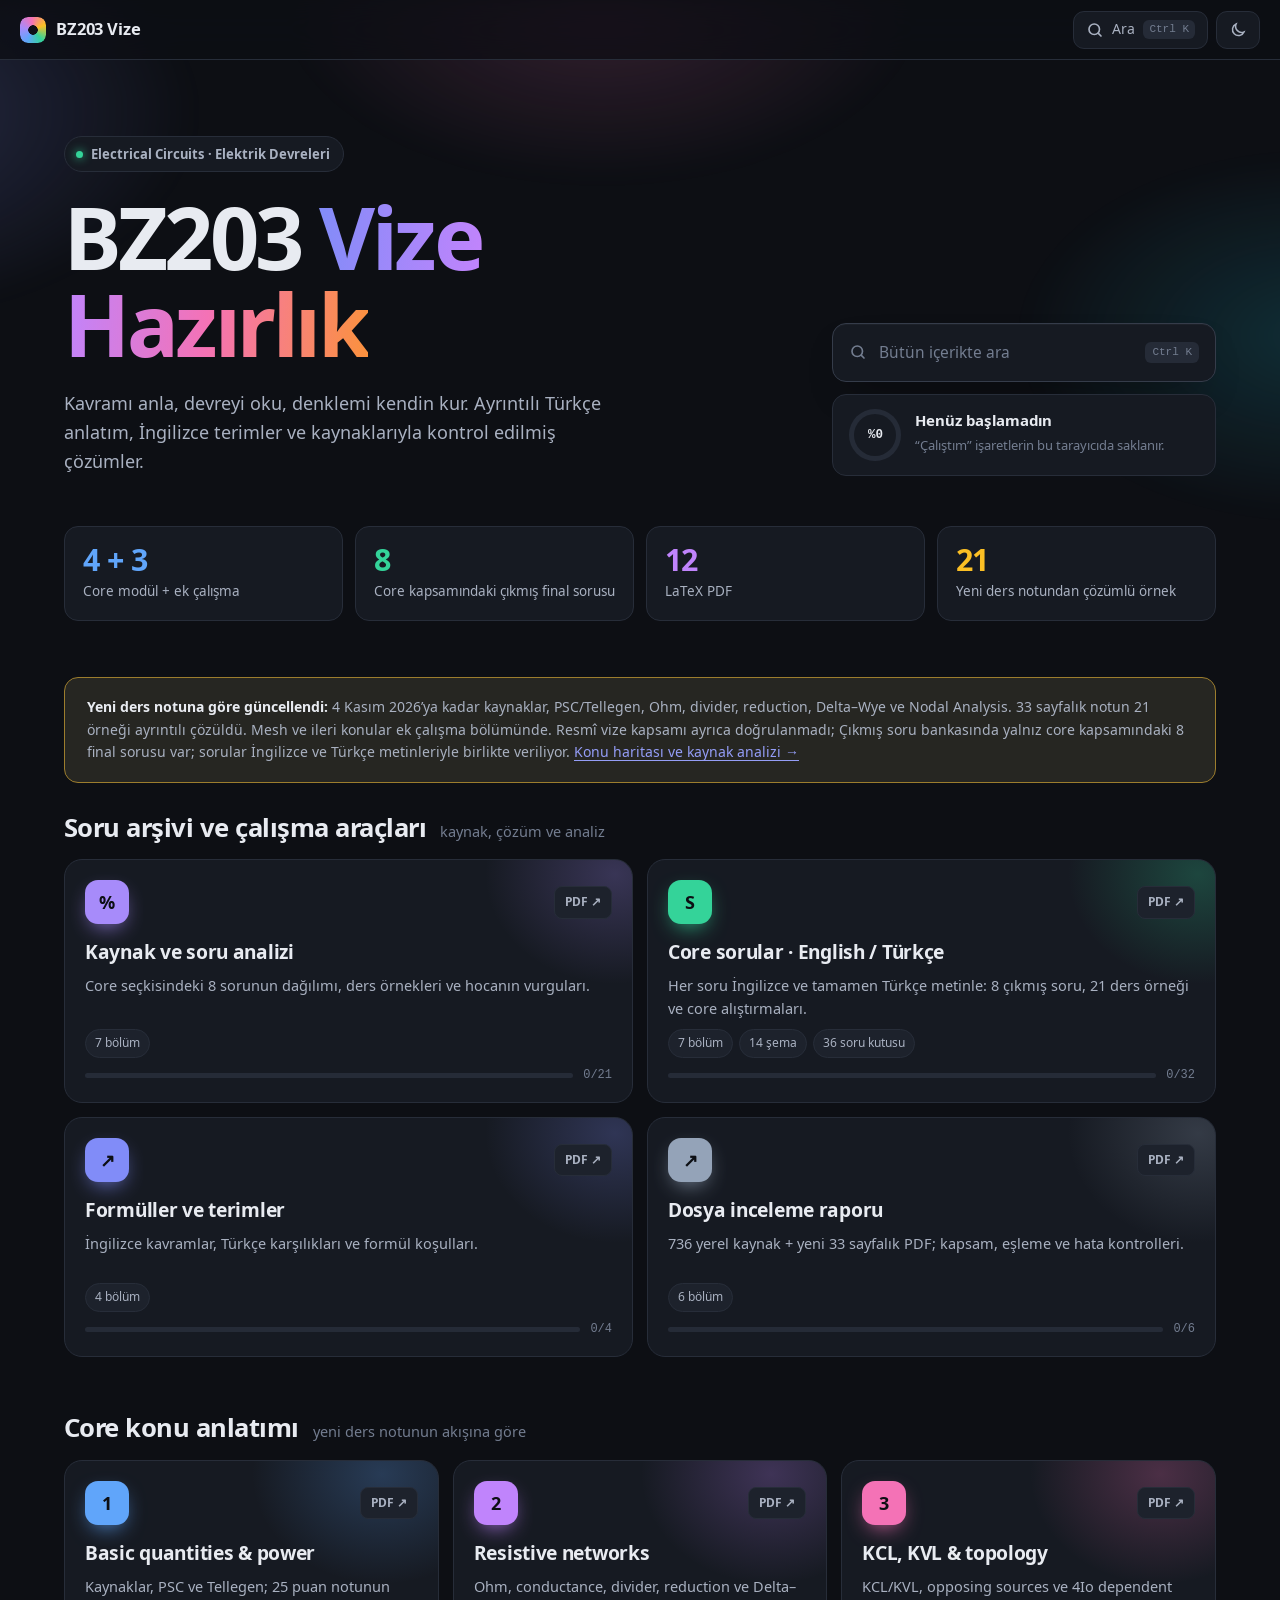
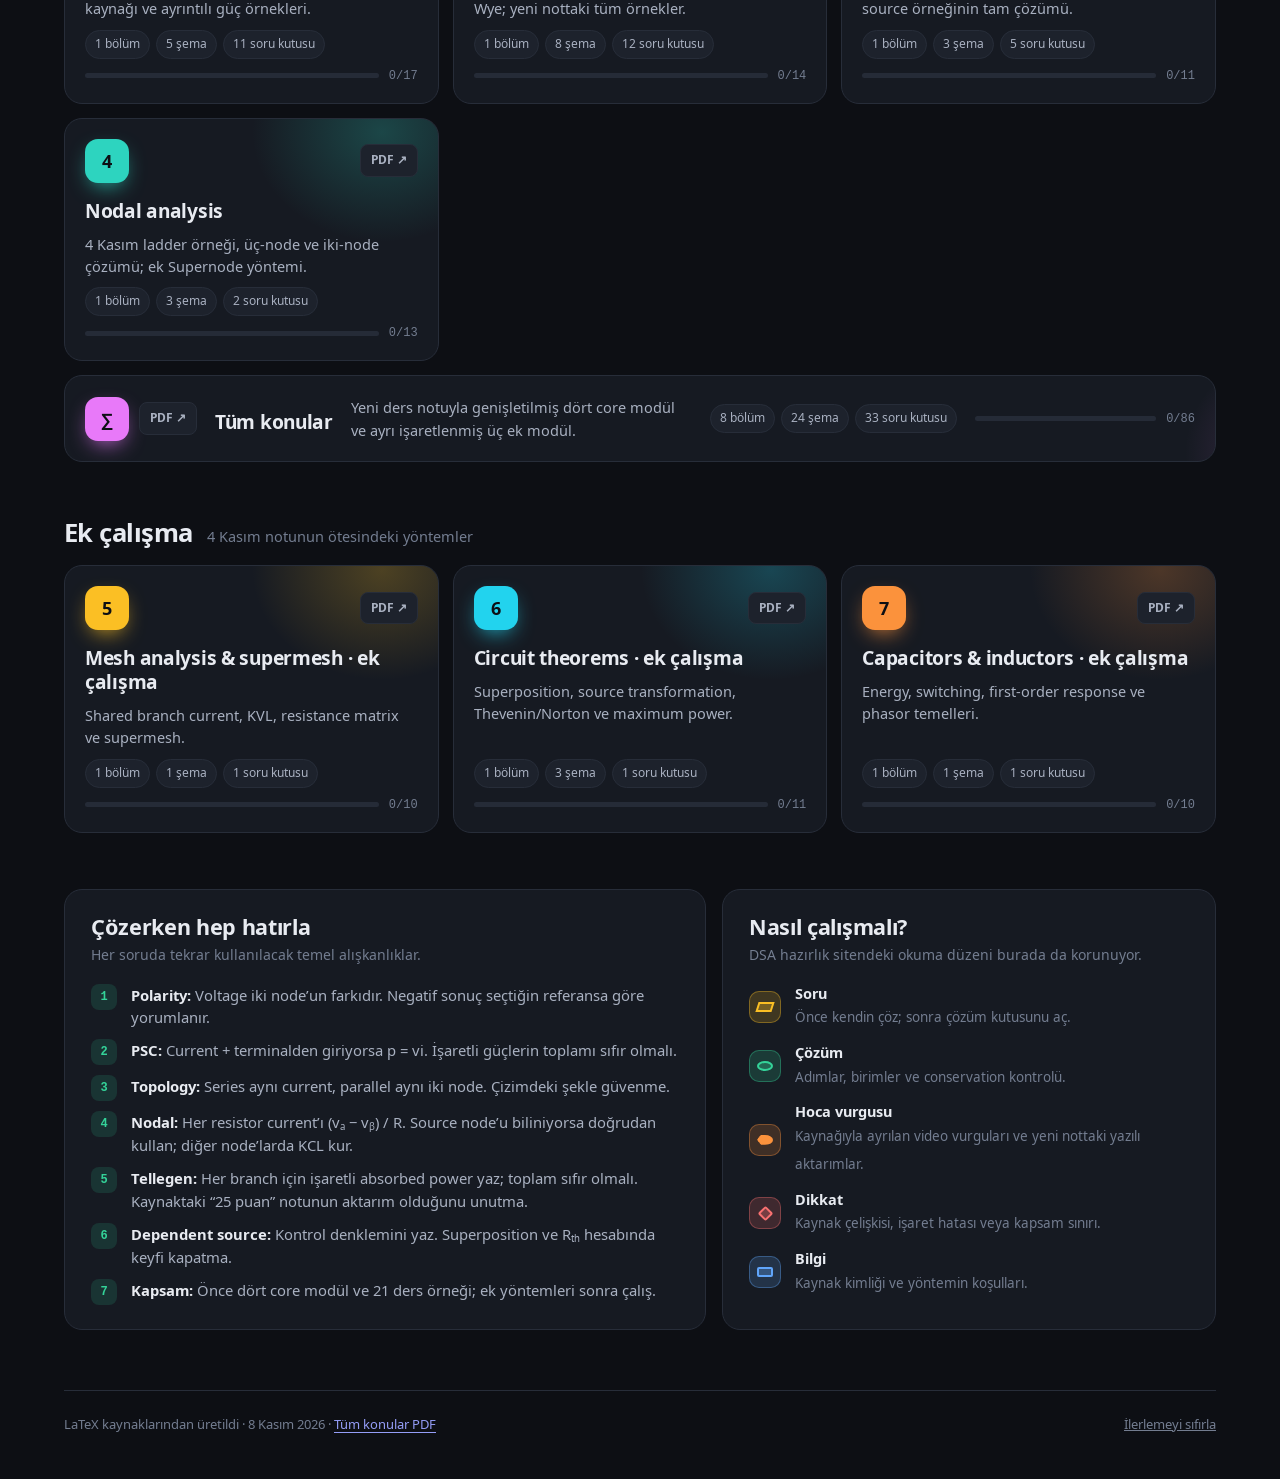
<file: index.html>
<!doctype html><html lang="tr"><head><meta charset="utf-8"><meta name="viewport" content="width=device-width,initial-scale=1"><title>Electrical Circuits · Vize Hazırlık</title><meta name="description" content="Electrical Circuits için kaynaklı konu anlatımları, çözümlü sorular, LaTeX PDF’ler ve çalışma takibi."><script>try{document.documentElement.dataset.theme=localStorage.getItem('ecircuits:theme')||'dark'}catch(e){document.documentElement.dataset.theme='dark'}</script><link rel="stylesheet" href="html/assets/style.css"><link rel="stylesheet" href="html/assets/electrical.css"><style>
  .home-top { max-width: 1200px; margin: 0 auto; padding: 0 24px; }
  .hero { position: relative; isolation: isolate; padding: 76px 0 44px; display: grid; grid-template-columns: minmax(0, 1.3fr) minmax(300px, .7fr); gap: 40px 56px; align-items: end; }
  .hero::before {
    content: ""; position: absolute; z-index: -1; inset: -60px -30vw -40px; pointer-events: none;
    background:
      radial-gradient(520px 300px at 8% 20%, color-mix(in srgb, #818CF8 calc(var(--glow) * 110%), transparent), transparent 70%),
      radial-gradient(460px 260px at 48% 0%, color-mix(in srgb, #F472B6 calc(var(--glow) * 80%), transparent), transparent 70%),
      radial-gradient(420px 260px at 85% 60%, color-mix(in srgb, #22D3EE calc(var(--glow) * 70%), transparent), transparent 70%);
    filter: blur(10px);
  }
  .pill { display: inline-flex; align-items: center; gap: 8px; padding: 6px 13px 6px 11px; border-radius: 999px; font-size: 13px; font-weight: 600; color: var(--text-2); background: var(--surface); border: 1px solid var(--border); margin-bottom: 22px; }
  .pill i { width: 7px; height: 7px; border-radius: 50%; background: var(--green); box-shadow: 0 0 10px var(--green); }
  .hero h1 { margin: 0; font: 800 clamp(2.8rem, 7vw, 5.4rem)/1 var(--f-head); letter-spacing: -.04em; }
  .hero h1 .grad { background: linear-gradient(95deg, #818CF8 0%, #C084FC 35%, #F472B6 65%, #FB923C 100%); -webkit-background-clip: text; background-clip: text; color: transparent; }
  .hero .lead { margin: 22px 0 0; max-width: 36rem; font-size: 18px; line-height: 1.6; color: var(--text-2); }
  .hero-side { display: grid; gap: 12px; }
  .fake-search {
    display: flex; align-items: center; gap: 12px; width: 100%; padding: 15px 16px; cursor: text; text-align: left;
    border: 1px solid var(--border-2); border-radius: 14px; background: var(--surface); color: var(--text-3); font-size: 15.5px;
    box-shadow: var(--shadow); transition: border-color .15s, box-shadow .15s;
  }
  .fake-search:hover { border-color: #818CF8; box-shadow: 0 0 0 4px rgba(129,140,248,.15), var(--shadow); }
  .fake-search kbd { margin-left: auto; font: 500 11px/1 var(--f-mono); padding: 5px 7px; border-radius: 6px; background: var(--surface-3); }
  .resume { display: grid; grid-template-columns: 1fr auto; gap: 2px 14px; align-items: center; padding: 14px 16px; border-radius: 14px; border: 1px solid var(--border); background: var(--surface); text-decoration: none; color: var(--text); transition: border-color .15s; }
  .resume small { color: var(--text-3); font-size: 12.5px; font-weight: 500; grid-column: 1; }
  .resume b { font: 700 16px/1.3 var(--f-head); grid-column: 1; }
  .resume em { font-style: normal; color: var(--text-2); font-size: 13.5px; grid-column: 1; }
  .resume .go { grid-column: 2; grid-row: 1 / span 3; width: 38px; height: 38px; border-radius: 11px; display: grid; place-items: center; background: color-mix(in srgb, var(--accent) 20%, transparent); color: var(--accent); font-size: 18px; }
  .resume:hover { border-color: var(--accent); }
  .overall { display: grid; grid-template-columns: auto 1fr; gap: 14px; align-items: center; padding: 14px 16px; border-radius: 14px; border: 1px solid var(--border); background: var(--surface); }
  .ring { --p: 0; width: 52px; height: 52px; border-radius: 50%; display: grid; place-items: center; background: conic-gradient(var(--green) calc(var(--p) * 1%), var(--surface-3) 0); }
  .ring span { width: 42px; height: 42px; border-radius: 50%; background: var(--surface); display: grid; place-items: center; font: 600 12.5px var(--f-mono); }
  .overall b { display: block; font: 700 15px/1.3 var(--f-head); }
  .overall small { color: var(--text-3); font-size: 13px; }

  .stats { display: grid; grid-template-columns: repeat(4, 1fr); gap: 12px; margin: 6px 0 56px; }
  .stat { padding: 16px 18px; border-radius: 14px; background: var(--surface); border: 1px solid var(--border); }
  .stat b { display: block; font: 800 1.9rem/1.1 var(--f-head); letter-spacing: -.02em; color: var(--sc); }
  .stat span { font-size: 13.5px; color: var(--text-2); }

  .sec-h { display: flex; align-items: baseline; gap: 14px; margin: 0 0 16px; }
  .sec-h h2 { margin: 0; font: 800 1.6rem/1.2 var(--f-head); letter-spacing: -.02em; }
  .sec-h p { margin: 0; color: var(--text-3); font-size: 14.5px; }
  .grid { display: grid; gap: 14px; margin-bottom: 56px; }
  .grid.sinav { grid-template-columns: repeat(2, 1fr); }
  .grid.konu { grid-template-columns: repeat(3, 1fr); }
  @media (max-width: 960px) { .grid.konu { grid-template-columns: repeat(2, 1fr); } }
  @media (max-width: 600px) { .grid.konu { grid-template-columns: 1fr; } }
  .card {
    --hue: #818CF8; position: relative; overflow: hidden; isolation: isolate;
    display: flex; flex-direction: column; gap: 10px; padding: 20px; border-radius: 18px; min-height: 210px;
    background: var(--surface); border: 1px solid var(--border); color: var(--text); text-decoration: none;
    transition: transform .2s ease, border-color .2s, box-shadow .2s;
  }
  .card::before {
    content: ""; position: absolute; z-index: -1; inset: -40% -20% auto auto; width: 260px; height: 220px;
    background: radial-gradient(closest-side, color-mix(in srgb, var(--hue) 34%, transparent), transparent); opacity: .7; transition: opacity .2s;
  }
  .card:hover { transform: translateY(-3px); border-color: color-mix(in srgb, var(--hue) 55%, var(--border)); box-shadow: 0 20px 40px -24px color-mix(in srgb, var(--hue) 70%, transparent); }
  .card:hover::before { opacity: 1; }
  .card-top { display: flex; align-items: center; justify-content: space-between; gap: 10px; }
  .badge {
    width: 44px; height: 44px; border-radius: 13px; display: grid; place-items: center; font: 800 18px/1 var(--f-head);
    color: #0D0F14; background: var(--hue); box-shadow: 0 8px 22px -8px var(--hue);
  }
  .card .pdf { position: relative; z-index: 2; font-size: 12px; font-weight: 600; padding: 5px 10px; border-radius: 8px; border: 1px solid var(--border); color: var(--text-2); text-decoration: none; background: var(--surface-2); }
  .card .pdf:hover { color: var(--text); border-color: var(--border-2); }
  .card h3 { margin: 6px 0 0; font: 700 1.2rem/1.25 var(--f-head); letter-spacing: -.015em; }
  .card h3 a { color: inherit; text-decoration: none; }
  .card h3 a::after { content: ""; position: absolute; inset: 0; z-index: 1; }
  .card p { margin: 0; color: var(--text-2); font-size: 14.5px; line-height: 1.55; flex: 1; }
  .meta { display: flex; flex-wrap: wrap; gap: 6px; }
  .meta span { font-size: 12px; font-weight: 500; padding: 3px 9px; border-radius: 999px; background: var(--surface-2); color: var(--text-2); border: 1px solid var(--border); }
  .prog { display: flex; align-items: center; gap: 10px; font: 500 12px var(--f-mono); color: var(--text-3); }
  .prog i { flex: 1; height: 5px; border-radius: 5px; background: var(--surface-3); overflow: hidden; }
  .prog i b { display: block; height: 100%; width: calc(var(--p) * 1%); background: var(--hue); border-radius: inherit; }
  .grid.sinav .card { min-height: 240px; }
  .card.wide { grid-column: 1 / -1; min-height: 0; flex-direction: row; align-items: center; gap: 18px; }
  .card.wide p { flex: 1; }
  .card.wide .prog { width: 220px; }

  .lower { display: grid; grid-template-columns: 1.3fr 1fr; gap: 16px; margin: 0 0 60px; }
  .panel { padding: 24px 26px; border: 1px solid var(--border); border-radius: 18px; background: var(--surface); }
  .panel h2 { margin: 0 0 4px; font: 800 1.35rem/1.2 var(--f-head); letter-spacing: -.015em; }
  .panel > p { margin: 0 0 16px; color: var(--text-3); font-size: 14px; }
  .rules { margin: 0; padding: 0; list-style: none; counter-reset: r; display: grid; gap: 10px; font-size: 14.8px; line-height: 1.55; color: var(--text-2); }
  .rules li { counter-increment: r; display: grid; grid-template-columns: 28px 1fr; gap: 12px; }
  .rules li::before { content: counter(r); width: 26px; height: 26px; border-radius: 8px; display: grid; place-items: center; font: 600 12px var(--f-mono); color: var(--green); background: color-mix(in srgb, var(--green) 14%, transparent); }
  .rules b { color: var(--text); font-weight: 600; }
  .legend-list { list-style: none; margin: 0; padding: 0; display: grid; gap: 12px; }
  .legend-list li { display: grid; grid-template-columns: 32px 1fr; gap: 14px; align-items: center; }
  .legend-list b { display: block; font: 700 14.5px/1.3 var(--f-head); }
  .legend-list span { color: var(--text-3); font-size: 13.5px; }
  .foot { display: flex; flex-wrap: wrap; justify-content: space-between; gap: 10px; padding: 22px 0 44px; border-top: 1px solid var(--border); color: var(--text-3); font-size: 13px; }
  .foot button { background: none; border: 0; padding: 0; color: var(--text-3); text-decoration: underline; cursor: pointer; font-size: 13px; }
  .foot button:hover { color: var(--red); }

  @media (max-width: 960px) {
    .hero { grid-template-columns: 1fr; padding-top: 48px; }
    .stats { grid-template-columns: repeat(2, 1fr); }
    .grid.sinav { grid-template-columns: 1fr; }
    .lower { grid-template-columns: 1fr; }
    .card.wide { flex-direction: column; align-items: stretch; }
    .card.wide .prog { width: auto; }
  }
  @media (max-width: 560px) {
    .home-top { padding: 0 16px; }
    .grid.sinav .card, .card { min-height: 0; }
  }
</style></head><body class="home" data-base="html/" style="--accent:#818CF8"><header class="topbar"><a class="brand" href="index.html"><span class="brand-dot"></span>BZ203 Vize</a><div class="tb-actions"><button class="tb-btn sbtn" id="searchBtn" type="button"><span class="ic ic-search"></span><span class="lbl">Ara</span><kbd>Ctrl K</kbd></button><button class="tb-btn" id="themeBtn" aria-label="Tema değiştir" type="button"><span class="ic ic-theme"></span></button></div></header><div class="home-top"><section class="hero"><div><span class="pill"><i></i>Electrical Circuits · Elektrik Devreleri</span><h1>BZ203 <span class="grad">Vize Hazırlık</span></h1><p class="lead">Kavramı anla, devreyi oku, denklemi kendin kur. Ayrıntılı Türkçe anlatım, İngilizce terimler ve kaynaklarıyla kontrol edilmiş çözümler.</p></div><div class="hero-side"><button class="fake-search" id="heroSearch" type="button"><span class="ic ic-search"></span>Bütün içerikte ara<kbd>Ctrl K</kbd></button><a class="resume" id="resume" hidden><small>Kaldığın yerden devam et</small><b></b><em></em><span class="go">›</span></a><div class="overall"><span class="ring" id="ovRing"><span id="ovPct">%0</span></span><div><b id="ovTxt">Henüz başlamadın</b><small>“Çalıştım” işaretlerin bu tarayıcıda saklanır.</small></div></div></div></section><section class="stats"><div class="stat" style="--sc:#60A5FA"><b>4 + 3</b><span>Core modül + ek çalışma</span></div><div class="stat" style="--sc:#34D399"><b>8</b><span>Core kapsamındaki çıkmış final sorusu</span></div><div class="stat" style="--sc:#C084FC"><b>12</b><span>LaTeX PDF</span></div><div class="stat" style="--sc:#FBBF24"><b>21</b><span>Yeni ders notundan çözümlü örnek</span></div></section><aside class="scope-note"><strong>Yeni ders notuna göre güncellendi:</strong> 4 Kasım 2026’ya kadar kaynaklar, PSC/Tellegen, Ohm, divider, reduction, Delta–Wye ve Nodal Analysis. 33 sayfalık notun 21 örneği ayrıntılı çözüldü. Mesh ve ileri konular ek çalışma bölümünde. Resmî vize kapsamı ayrıca doğrulanmadı; Çıkmış soru bankasında yalnız core kapsamındaki 8 final sorusu var; sorular İngilizce ve Türkçe metinleriyle birlikte veriliyor. <a href="html/soru-analizi.html">Konu haritası ve kaynak analizi →</a></aside><div class="sec-h"><h2>Soru arşivi ve çalışma araçları</h2><p>kaynak, çözüm ve analiz</p></div><section class="grid sinav" id="gSinav"></section><div class="sec-h"><h2>Core konu anlatımı</h2><p>yeni ders notunun akışına göre</p></div><section class="grid konu" id="gKonu"></section><div class="sec-h"><h2>Ek çalışma</h2><p>4 Kasım notunun ötesindeki yöntemler</p></div><section class="grid konu" id="gEk"></section><section class="lower"><div class="panel"><h2>Çözerken hep hatırla</h2><p>Her soruda tekrar kullanılacak temel alışkanlıklar.</p><ol class="rules"><li><span><b>Polarity:</b> Voltage iki node’un farkıdır. Negatif sonuç seçtiğin referansa göre yorumlanır.</span></li><li><span><b>PSC:</b> Current + terminalden giriyorsa p = vi. İşaretli güçlerin toplamı sıfır olmalı.</span></li><li><span><b>Topology:</b> Series aynı current, parallel aynı iki node. Çizimdeki şekle güvenme.</span></li><li><span><b>Nodal:</b> Her resistor current’ı (vₐ − vᵦ) / R. Source node’u biliniyorsa doğrudan kullan; diğer node’larda KCL kur.</span></li><li><span><b>Tellegen:</b> Her branch için işaretli absorbed power yaz; toplam sıfır olmalı. Kaynaktaki “25 puan” notunun aktarım olduğunu unutma.</span></li><li><span><b>Dependent source:</b> Kontrol denklemini yaz. Superposition ve Rₜₕ hesabında keyfi kapatma.</span></li><li><span><b>Kapsam:</b> Önce dört core modül ve 21 ders örneği; ek yöntemleri sonra çalış.</span></li></ol></div><div class="panel"><h2>Nasıl çalışmalı?</h2><p>DSA hazırlık sitendeki okuma düzeni burada da korunuyor.</p><ul class="legend-list"><li><i class="shape s-giris" style="--c:var(--amber)"></i><div><b>Soru</b><span>Önce kendin çöz; sonra çözüm kutusunu aç.</span></div></li><li><i class="shape s-basla" style="--c:var(--green)"></i><div><b>Çözüm</b><span>Adımlar, birimler ve conservation kontrolü.</span></div></li><li><i class="shape s-ekran" style="--c:var(--orange)"></i><div><b>Hoca vurgusu</b><span>Kaynağıyla ayrılan video vurguları ve yeni nottaki yazılı aktarımlar.</span></div></li><li><i class="shape s-karar" style="--c:var(--red)"></i><div><b>Dikkat</b><span>Kaynak çelişkisi, işaret hatası veya kapsam sınırı.</span></div></li><li><i class="shape s-islem" style="--c:var(--blue)"></i><div><b>Bilgi</b><span>Kaynak kimliği ve yöntemin koşulları.</span></div></li></ul></div></section><footer class="foot"><span>LaTeX kaynaklarından üretildi · 8 Kasım 2026 · <a href="pdf/10_Konu_Anlatimi_Tumu.pdf">Tüm konular PDF</a></span><button id="resetBtn" type="button">İlerlemeyi sıfırla</button></footer></div><div class="search" id="search" hidden><div class="search-panel" role="dialog" aria-label="İçerikte ara"><input type="search" id="searchIn" placeholder="KCL, supernode, power, current divider…" autocomplete="off"><ol id="searchOut"></ol><p class="search-hint">↑ ↓ ile seç · Enter ile aç · Esc ile kapat</p></div></div><script src="html/assets/search-index.js"></script><script src="html/assets/app.js"></script><script>window.EC_PAGES=[{"src": "01_Kaynak_ve_Soru_Analizi", "out": "soru-analizi", "label": "Kaynak ve soru analizi", "frag": "09_analysis", "desc": "Core seçkisindeki 8 sorunun dağılımı, ders örnekleri ve hocanın vurguları.", "hue": "#A78BFA", "group": "sinav", "no": "", "scope": "tool", "units": ["yeni-ders-notunun-ayrintili-analizi-dn26-kimlik-tarihler-ve-kanit-siniri", "yeni-ders-notunun-ayrintili-analizi-dn26-15-konunun-calisma-paketindeki-yeri", "yeni-ders-notunun-ayrintili-analizi-dn26-21-ders-orneginin-dagilimi-sinav-orani-degildir", "yeni-ders-notunun-ayrintili-analizi-dn26-hocaya-atfedilen-onemli-noktalar-ve-kanit-gucu", "yeni-ders-notunun-ayrintili-analizi-dn26-dogru-aktarim-duzeltme-ve-metin-cikarim-tuzaklari", "yeni-ders-notunun-ayrintili-analizi-dn26-calisma-programinin-yeni-sirasi", "core-cikmis-soru-seckisi-ve-konu-dagilimi-hangi-sorular-korundu", "core-cikmis-soru-seckisi-ve-konu-dagilimi-soru-tarzi-ve-calisma-karsiligi", "dokuz-transkriptin-konu-ve-onem-analizi-ders-2-temel-kavramlar-ve-elektronik-derse-giris", "dokuz-transkriptin-konu-ve-onem-analizi-ders-3-diode-models", "dokuz-transkriptin-konu-ve-onem-analizi-ders-4-dc-diode-circuits", "dokuz-transkriptin-konu-ve-onem-analizi-ders-5-parallel-diode-ve-iletim-durumlari", "dokuz-transkriptin-konu-ve-onem-analizi-ders-6-rectifiers", "dokuz-transkriptin-konu-ve-onem-analizi-ders-7-filters-ve-ripple", "dokuz-transkriptin-konu-ve-onem-analizi-ders-8-special-diodes-ve-zener", "dokuz-transkriptin-konu-ve-onem-analizi-ders-10-zener-tekrari-ve-bjt", "dokuz-transkriptin-konu-ve-onem-analizi-ders-11-bjt-bias-ve-op-amp", "calisma-oncelikleri-ve-uygulanabilir-plan-oncelik-1-dogrudan-ders-materyaliyle-guclu-destek", "calisma-oncelikleri-ve-uygulanabilir-plan-oncelik-2-equation-kurma-becerisi", "calisma-oncelikleri-ve-uygulanabilir-plan-oncelik-3-kapsama-bagli-tamamlayici-konular", "calisma-oncelikleri-ve-uygulanabilir-plan-alti-calisma-oturumu"], "h2": 7, "gfx": 0, "soru": 0, "cozum": 0}, {"src": "02_Vize_Hazirlik_Soru_Bankasi", "out": "vize-cozumleri", "label": "Core sorular · English / Türkçe", "frag": "08_solutions", "desc": "Her soru İngilizce ve tamamen Türkçe metinle: 8 çıkmış soru, 21 ders örneği ve core alıştırmaları.", "hue": "#34D399", "group": "sinav", "no": "", "scope": "tool", "units": ["yeni-ders-notunun-21-ornegi-core-calisma-turu-dn26-1-1-series-sources-seri-bagli-kaynaklar", "yeni-ders-notunun-21-ornegi-core-calisma-turu-dn26-1-2-battery-charging-akunun-sarj-edilmesi", "yeni-ders-notunun-21-ornegi-core-calisma-turu-dn26-2-1-ve-2-2-controlled-source-gains-kontrollu-kaynak-kaz", "yeni-ders-notunun-21-ornegi-core-calisma-turu-dn26-3-1-power-in-a-single-loop-tek-cevrimde-guc", "yeni-ders-notunun-21-ornegi-core-calisma-turu-dn26-3-2-power-supply-and-absorption-guc-verme-ve-alma", "yeni-ders-notunun-21-ornegi-core-calisma-turu-dn26-3-3-dependent-source-power-bagimli-kaynagin-gucu", "yeni-ders-notunun-21-ornegi-core-calisma-turu-dn26-4-1-tellegen-verification-tellegen-teoreminin-dogrulanm", "yeni-ders-notunun-21-ornegi-core-calisma-turu-dn26-4-2-unknown-current-using-tellegen-tellegen-ile-bilinme", "yeni-ders-notunun-21-ornegi-core-calisma-turu-dn26-8-1-8-4-ohm-s-law-and-power-ohm-kanunu-ve-guc", "yeni-ders-notunun-21-ornegi-core-calisma-turu-dn26-9-1-adjustable-voltage-divider-ayarlanabilir-gerilim-bo", "yeni-ders-notunun-21-ornegi-core-calisma-turu-dn26-10-1-opposing-voltage-sources-karsit-gerilim-kaynaklari", "yeni-ders-notunun-21-ornegi-core-calisma-turu-dn26-13-1-dependent-source-kcl-bagimli-kaynakla-akim-denklem", "yeni-ders-notunun-21-ornegi-core-calisma-turu-dn26-11-1-current-division-akim-bolme", "yeni-ders-notunun-21-ornegi-core-calisma-turu-dn26-12-1-equivalent-resistance-esdeger-direnc", "yeni-ders-notunun-21-ornegi-core-calisma-turu-dn26-12-2-find-the-source-voltage-kaynak-gerilimini-bulma", "yeni-ders-notunun-21-ornegi-core-calisma-turu-dn26-14-1-delta-wye-bridge-ucgen-yildiz-kopru-devresi", "yeni-ders-notunun-21-ornegi-core-calisma-turu-dn26-15-1-nodal-analysis-dugum-gerilimleri-yontemi", "31-mart-2021-final-vize-temeliyle-iliskili-sorular-2021-q1-charge-elektrik-yuku", "31-mart-2021-final-vize-temeliyle-iliskili-sorular-2021-q2-power-and-voltage-guc-ve-gerilim", "31-mart-2021-final-vize-temeliyle-iliskili-sorular-2021-q3-ohm-s-law-ohm-kanunu", "31-mart-2021-final-vize-temeliyle-iliskili-sorular-2021-q4-opposing-sources-karsit-kaynaklar", "31-mart-2021-final-vize-temeliyle-iliskili-sorular-2021-q7-q8-current-division-akim-bolme", "13-01-2023-final-seti-temel-sorular-2023-s6-nodal-equation-dugum-denklemi", "13-01-2023-final-seti-temel-sorular-2023-s10-active-elements-aktif-elemanlar", "yeni-eklenen-defterden-cozumlu-sorular-d1-power-balance-guc-dengesi-k0562", "yeni-eklenen-defterden-cozumlu-sorular-d2-parallel-current-sources-paralel-akim-kaynaklari-k0572", "yeni-eklenen-defterden-cozumlu-sorular-d3-delta-wye-bridge-ucgen-yildiz-kopru-devresi-k0571", "yeni-eklenen-defterden-cozumlu-sorular-d4-dependent-voltage-source-bagimli-gerilim-kaynagi-k0436", "klasik-vize-biciminde-yeni-hazirlik-denemesi-h1-power-and-tellegen-guc-ve-tellegen-teoremi", "klasik-vize-biciminde-yeni-hazirlik-denemesi-h2-loaded-voltage-divider-yuklu-gerilim-bolucu", "klasik-vize-biciminde-yeni-hazirlik-denemesi-h3-nodal-analysis-dugum-gerilimleri-yontemi", "klasik-vize-biciminde-yeni-hazirlik-denemesi-h4-delta-wye-and-branch-current-ucgen-yildiz-ve-kol-akimi"], "h2": 7, "gfx": 14, "soru": 36, "cozum": 36}, {"src": "03_Basic_Quantities_Power", "out": "konu-01-temeller", "label": "Basic quantities & power", "frag": "01_temeller", "desc": "Kaynaklar, PSC ve Tellegen; 25 puan notunun kaynağı ve ayrıntılı güç örnekleri.", "hue": "#60A5FA", "group": "konu", "no": "1", "scope": "core", "units": ["basic-quantities-sources-and-power-devreyi-fiziksel-buyukluklerle-okumak", "basic-quantities-sources-and-power-voltage-bir-farktir-reference-node-ve-polarity", "basic-quantities-sources-and-power-si-prefixes-ve-boyut-kontrolu", "basic-quantities-sources-and-power-independent-sources-ne-sabittir-ne-cozulur", "basic-quantities-sources-and-power-dependent-sources-ve-kontrol-denklemi", "basic-quantities-sources-and-power-dn26-1-1-series-sources-ve-guc-yonu", "basic-quantities-sources-and-power-dn26-1-2-charging-battery-kavrami", "basic-quantities-sources-and-power-dn26-2-1-ve-2-2-controlled-source-kazanclari", "basic-quantities-sources-and-power-power-ve-passive-sign-convention", "basic-quantities-sources-and-power-tellegen-s-theorem-butun-devre-icin-guc-kontrolu", "basic-quantities-sources-and-power-dn26-3-1-24-v-source-ve-iki-voltage-drop", "basic-quantities-sources-and-power-dn26-3-2-birden-fazla-eleman-power-supplies", "basic-quantities-sources-and-power-dn26-3-3-dependent-voltage-source-power", "basic-quantities-sources-and-power-dn26-4-1-tellegen-dogrulamasi-ve-25-puan-notu", "basic-quantities-sources-and-power-dn26-4-2-tellegen-ile-unknown-current", "basic-quantities-sources-and-power-dc-ve-ac-temel-ayrim", "basic-quantities-sources-and-power-energy-ve-calisma-kontrolu"], "h2": 1, "gfx": 5, "soru": 11, "cozum": 10}, {"src": "04_Resistive_Networks", "out": "konu-02-resistive", "label": "Resistive networks", "frag": "02_resistive", "desc": "Ohm, conductance, divider, reduction ve Delta–Wye; yeni nottaki tüm örnekler.", "hue": "#C084FC", "group": "konu", "no": "2", "scope": "core", "units": ["resistive-networks-and-circuit-reduction-ohm-s-law-ve-conductance", "resistive-networks-and-circuit-reduction-dn26-8-1-8-4-ohm-conductance-ve-power-uygulamalari", "resistive-networks-and-circuit-reduction-series-baglanti-ortak-current-neden-zorunludur", "resistive-networks-and-circuit-reduction-parallel-baglanti-ortak-voltage-neden-zorunludur", "resistive-networks-and-circuit-reduction-voltage-divider-formulun-turetilmesi", "resistive-networks-and-circuit-reduction-dn26-9-1-adjustable-voltage-divider", "resistive-networks-and-circuit-reduction-current-divider-payda-neden-ters-gorunur", "resistive-networks-and-circuit-reduction-dn26-11-1-birden-fazla-current-source-ve-negatif-sonuc", "resistive-networks-and-circuit-reduction-open-circuit-ve-short-circuit", "resistive-networks-and-circuit-reduction-dn26-12-1-uclardan-baslayarak-equivalent-resistance", "resistive-networks-and-circuit-reduction-dn26-12-2-ic-branch-current-indan-source-voltage-a-geri-gitm", "resistive-networks-and-circuit-reduction-delta-wye-transformation-uc-adlariyla-ogrenmek", "resistive-networks-and-circuit-reduction-dn26-14-1-delta-wye-ile-bridge-current-lari", "resistive-networks-and-circuit-reduction-reduction-yapamadiginda-ne-yapmalisin"], "h2": 1, "gfx": 8, "soru": 12, "cozum": 10}, {"src": "05_KCL_KVL_Topology", "out": "konu-03-kirchhoff", "label": "KCL, KVL & topology", "frag": "03_kirchhoff", "desc": "KCL/KVL, opposing sources ve 4Io dependent source örneğinin tam çözümü.", "hue": "#F472B6", "group": "konu", "no": "3", "scope": "core", "units": ["topology-kcl-and-kvl-node-essential-node-branch-loop-ve-mesh", "topology-kcl-and-kvl-kcl-charge-conservation", "topology-kcl-and-kvl-node-to-node-resistor-current-en-guvenli-yazim", "topology-kcl-and-kvl-kvl-voltage-toplami-neden-sifir", "topology-kcl-and-kvl-iki-source-varsa-aiding-ve-opposing", "topology-kcl-and-kvl-branch-currents-ve-mesh-currents-ayni-degildir", "topology-kcl-and-kvl-bagimli-kaynak-iceren-tek-loop-kaynak-fotografi-k0436", "topology-kcl-and-kvl-tellegen-kontrolunu-sistematik-uygulamak", "topology-kcl-and-kvl-sinavda-cozumun-yazim-duzeni", "topology-kcl-and-kvl-dn26-10-1-opposing-sources-node-differences-ve-power", "topology-kcl-and-kvl-dn26-13-1-cccs-iceren-tek-node-cozum"], "h2": 1, "gfx": 3, "soru": 5, "cozum": 3}, {"src": "06_Nodal_Analysis", "out": "konu-04-nodal", "label": "Nodal analysis", "frag": "04_nodal", "desc": "4 Kasım ladder örneği, üç-node ve iki-node çözümü; ek Supernode yöntemi.", "hue": "#2DD4BF", "group": "konu", "no": "4", "scope": "core", "units": ["nodal-analysis-and-supernode-neden-node-voltage-unknown-secilir", "nodal-analysis-and-supernode-standart-kcl-yazimi", "nodal-analysis-and-supernode-dn26-15-1-4-kasim-ladder-network-unun-tam-nodal-cozumu", "nodal-analysis-and-supernode-tek-node-ile-tam-cozum", "nodal-analysis-and-supernode-iki-unknown-node-sema-ve-denklemler", "nodal-analysis-and-supernode-sonuclari-current-ve-power-ile-dogrulamak", "nodal-analysis-and-supernode-ek-yontem-conductance-matrix-nasil-kurulur", "nodal-analysis-and-supernode-ground-a-bagli-voltage-source", "nodal-analysis-and-supernode-ek-yontem-floating-voltage-source-ve-supernode", "nodal-analysis-and-supernode-supernode-tam-sayisal-ornek", "nodal-analysis-and-supernode-dependent-source-ile-nodal-denklem", "nodal-analysis-and-supernode-fotograflari-okuma-ve-kanit-siniri", "nodal-analysis-and-supernode-en-sik-hatalar-ve-duzeltme-yontemi"], "h2": 1, "gfx": 3, "soru": 2, "cozum": 2}, {"src": "07_Mesh_Analysis", "out": "konu-05-mesh", "label": "Mesh analysis & supermesh · ek çalışma", "frag": "05_mesh", "desc": "Shared branch current, KVL, resistance matrix ve supermesh.", "hue": "#FBBF24", "group": "konu", "no": "5", "scope": "supplement", "units": ["mesh-analysis-loop-analysis-and-supermesh-mesh-current-secimi-ve-ortak-branch", "mesh-analysis-loop-analysis-and-supermesh-iki-mesh-tam-cozum-ve-fiziksel-kontrol", "mesh-analysis-loop-analysis-and-supermesh-resistance-matrix", "mesh-analysis-loop-analysis-and-supermesh-uc-mesh-icin-ornek-denklem-sistemi", "mesh-analysis-loop-analysis-and-supermesh-dis-branch-teki-current-source", "mesh-analysis-loop-analysis-and-supermesh-shared-current-source-ve-supermesh", "mesh-analysis-loop-analysis-and-supermesh-supermesh-sayisal-ornek", "mesh-analysis-loop-analysis-and-supermesh-dependent-source-ile-mesh", "mesh-analysis-loop-analysis-and-supermesh-loop-mu-mesh-mi-nodal-mi", "mesh-analysis-loop-analysis-and-supermesh-cozum-sablonu-ve-son-kontrol"], "h2": 1, "gfx": 1, "soru": 1, "cozum": 1}, {"src": "08_Circuit_Theorems", "out": "konu-06-theorems", "label": "Circuit theorems · ek çalışma", "frag": "06_theorems", "desc": "Superposition, source transformation, Thevenin/Norton ve maximum power.", "hue": "#22D3EE", "group": "konu", "no": "6", "scope": "supplement", "units": ["superposition-source-transformation-and-equivalent-circuits-linearity-neyi-toplayabiliriz", "superposition-source-transformation-and-equivalent-circuits-source-deactivation-sifirlamak-ne-demek", "superposition-source-transformation-and-equivalent-circuits-superposition-theorem-adim-adim", "superposition-source-transformation-and-equivalent-circuits-superposition-cozumu-iki-yolla-dogrulamak", "superposition-source-transformation-and-equivalent-circuits-source-transformation-terminal-equivalence", "superposition-source-transformation-and-equivalent-circuits-thevenin-s-theorem-yuku-cikarip-soldaki-agi-gormek", "superposition-source-transformation-and-equivalent-circuits-cikmis-finalden-temel-soru-50-v-5-ve-20-ohm-k0290-s19", "superposition-source-transformation-and-equivalent-circuits-norton-s-theorem-ve-kisa-devre-current-i", "superposition-source-transformation-and-equivalent-circuits-test-source-ile-dependent-source-varsa", "superposition-source-transformation-and-equivalent-circuits-maximum-power-transfer-hangi-load", "superposition-source-transformation-and-equivalent-circuits-ayni-soru-icin-yontem-secimi"], "h2": 1, "gfx": 3, "soru": 1, "cozum": 1}, {"src": "09_Capacitors_Inductors_Ek", "out": "konu-07-reactive", "label": "Capacitors & inductors · ek çalışma", "frag": "07_reactive", "desc": "Energy, switching, first-order response ve phasor temelleri.", "hue": "#FB923C", "group": "konu", "no": "7", "scope": "supplement", "units": ["capacitors-inductors-and-scope-dependent-topics-capacitance-charge-ve-voltage-iliskisi", "capacitors-inductors-and-scope-dependent-topics-geometry-hoca-vurgusu-ve-dogru-yonler", "capacitors-inductors-and-scope-dependent-topics-series-ve-parallel-capacitors", "capacitors-inductors-and-scope-dependent-topics-inductance-current-continuity", "capacitors-inductors-and-scope-dependent-topics-switching-sorusu-icin-uc-ayri-zaman", "capacitors-inductors-and-scope-dependent-topics-first-order-response-ve-time-constant", "capacitors-inductors-and-scope-dependent-topics-sinusoid-parametreleri-ve-rms", "capacitors-inductors-and-scope-dependent-topics-phasor-ve-impedance", "capacitors-inductors-and-scope-dependent-topics-cikmis-rl-sinusoid-ornegi-ve-hatali-isaretli-secenek", "capacitors-inductors-and-scope-dependent-topics-vize-icin-calisma-sirasi"], "h2": 1, "gfx": 1, "soru": 1, "cozum": 1}, {"src": "10_Konu_Anlatimi_Tumu", "out": "konu-tumu", "label": "Tüm konular", "frag": "ALL", "desc": "Yeni ders notuyla genişletilmiş dört core modül ve ayrı işaretlenmiş üç ek modül.", "hue": "#E879F9", "group": "konu", "no": "∑", "scope": "all", "units": ["basic-quantities-sources-and-power-devreyi-fiziksel-buyukluklerle-okumak", "basic-quantities-sources-and-power-voltage-bir-farktir-reference-node-ve-polarity", "basic-quantities-sources-and-power-si-prefixes-ve-boyut-kontrolu", "basic-quantities-sources-and-power-independent-sources-ne-sabittir-ne-cozulur", "basic-quantities-sources-and-power-dependent-sources-ve-kontrol-denklemi", "basic-quantities-sources-and-power-dn26-1-1-series-sources-ve-guc-yonu", "basic-quantities-sources-and-power-dn26-1-2-charging-battery-kavrami", "basic-quantities-sources-and-power-dn26-2-1-ve-2-2-controlled-source-kazanclari", "basic-quantities-sources-and-power-power-ve-passive-sign-convention", "basic-quantities-sources-and-power-tellegen-s-theorem-butun-devre-icin-guc-kontrolu", "basic-quantities-sources-and-power-dn26-3-1-24-v-source-ve-iki-voltage-drop", "basic-quantities-sources-and-power-dn26-3-2-birden-fazla-eleman-power-supplies", "basic-quantities-sources-and-power-dn26-3-3-dependent-voltage-source-power", "basic-quantities-sources-and-power-dn26-4-1-tellegen-dogrulamasi-ve-25-puan-notu", "basic-quantities-sources-and-power-dn26-4-2-tellegen-ile-unknown-current", "basic-quantities-sources-and-power-dc-ve-ac-temel-ayrim", "basic-quantities-sources-and-power-energy-ve-calisma-kontrolu", "resistive-networks-and-circuit-reduction-ohm-s-law-ve-conductance", "resistive-networks-and-circuit-reduction-dn26-8-1-8-4-ohm-conductance-ve-power-uygulamalari", "resistive-networks-and-circuit-reduction-series-baglanti-ortak-current-neden-zorunludur", "resistive-networks-and-circuit-reduction-parallel-baglanti-ortak-voltage-neden-zorunludur", "resistive-networks-and-circuit-reduction-voltage-divider-formulun-turetilmesi", "resistive-networks-and-circuit-reduction-dn26-9-1-adjustable-voltage-divider", "resistive-networks-and-circuit-reduction-current-divider-payda-neden-ters-gorunur", "resistive-networks-and-circuit-reduction-dn26-11-1-birden-fazla-current-source-ve-negatif-sonuc", "resistive-networks-and-circuit-reduction-open-circuit-ve-short-circuit", "resistive-networks-and-circuit-reduction-dn26-12-1-uclardan-baslayarak-equivalent-resistance", "resistive-networks-and-circuit-reduction-dn26-12-2-ic-branch-current-indan-source-voltage-a-geri-gitm", "resistive-networks-and-circuit-reduction-delta-wye-transformation-uc-adlariyla-ogrenmek", "resistive-networks-and-circuit-reduction-dn26-14-1-delta-wye-ile-bridge-current-lari", "resistive-networks-and-circuit-reduction-reduction-yapamadiginda-ne-yapmalisin", "topology-kcl-and-kvl-node-essential-node-branch-loop-ve-mesh", "topology-kcl-and-kvl-kcl-charge-conservation", "topology-kcl-and-kvl-node-to-node-resistor-current-en-guvenli-yazim", "topology-kcl-and-kvl-kvl-voltage-toplami-neden-sifir", "topology-kcl-and-kvl-iki-source-varsa-aiding-ve-opposing", "topology-kcl-and-kvl-branch-currents-ve-mesh-currents-ayni-degildir", "topology-kcl-and-kvl-bagimli-kaynak-iceren-tek-loop-kaynak-fotografi-k0436", "topology-kcl-and-kvl-tellegen-kontrolunu-sistematik-uygulamak", "topology-kcl-and-kvl-sinavda-cozumun-yazim-duzeni", "topology-kcl-and-kvl-dn26-10-1-opposing-sources-node-differences-ve-power", "topology-kcl-and-kvl-dn26-13-1-cccs-iceren-tek-node-cozum", "nodal-analysis-and-supernode-neden-node-voltage-unknown-secilir", "nodal-analysis-and-supernode-standart-kcl-yazimi", "nodal-analysis-and-supernode-dn26-15-1-4-kasim-ladder-network-unun-tam-nodal-cozumu", "nodal-analysis-and-supernode-tek-node-ile-tam-cozum", "nodal-analysis-and-supernode-iki-unknown-node-sema-ve-denklemler", "nodal-analysis-and-supernode-sonuclari-current-ve-power-ile-dogrulamak", "nodal-analysis-and-supernode-ek-yontem-conductance-matrix-nasil-kurulur", "nodal-analysis-and-supernode-ground-a-bagli-voltage-source", "nodal-analysis-and-supernode-ek-yontem-floating-voltage-source-ve-supernode", "nodal-analysis-and-supernode-supernode-tam-sayisal-ornek", "nodal-analysis-and-supernode-dependent-source-ile-nodal-denklem", "nodal-analysis-and-supernode-fotograflari-okuma-ve-kanit-siniri", "nodal-analysis-and-supernode-en-sik-hatalar-ve-duzeltme-yontemi", "mesh-analysis-loop-analysis-and-supermesh-mesh-current-secimi-ve-ortak-branch", "mesh-analysis-loop-analysis-and-supermesh-iki-mesh-tam-cozum-ve-fiziksel-kontrol", "mesh-analysis-loop-analysis-and-supermesh-resistance-matrix", "mesh-analysis-loop-analysis-and-supermesh-uc-mesh-icin-ornek-denklem-sistemi", "mesh-analysis-loop-analysis-and-supermesh-dis-branch-teki-current-source", "mesh-analysis-loop-analysis-and-supermesh-shared-current-source-ve-supermesh", "mesh-analysis-loop-analysis-and-supermesh-supermesh-sayisal-ornek", "mesh-analysis-loop-analysis-and-supermesh-dependent-source-ile-mesh", "mesh-analysis-loop-analysis-and-supermesh-loop-mu-mesh-mi-nodal-mi", "mesh-analysis-loop-analysis-and-supermesh-cozum-sablonu-ve-son-kontrol", "superposition-source-transformation-and-equivalent-circuits-linearity-neyi-toplayabiliriz", "superposition-source-transformation-and-equivalent-circuits-source-deactivation-sifirlamak-ne-demek", "superposition-source-transformation-and-equivalent-circuits-superposition-theorem-adim-adim", "superposition-source-transformation-and-equivalent-circuits-superposition-cozumu-iki-yolla-dogrulamak", "superposition-source-transformation-and-equivalent-circuits-source-transformation-terminal-equivalence", "superposition-source-transformation-and-equivalent-circuits-thevenin-s-theorem-yuku-cikarip-soldaki-agi-gormek", "superposition-source-transformation-and-equivalent-circuits-cikmis-finalden-temel-soru-50-v-5-ve-20-ohm-k0290-s19", "superposition-source-transformation-and-equivalent-circuits-norton-s-theorem-ve-kisa-devre-current-i", "superposition-source-transformation-and-equivalent-circuits-test-source-ile-dependent-source-varsa", "superposition-source-transformation-and-equivalent-circuits-maximum-power-transfer-hangi-load", "superposition-source-transformation-and-equivalent-circuits-ayni-soru-icin-yontem-secimi", "capacitors-inductors-and-scope-dependent-topics-capacitance-charge-ve-voltage-iliskisi", "capacitors-inductors-and-scope-dependent-topics-geometry-hoca-vurgusu-ve-dogru-yonler", "capacitors-inductors-and-scope-dependent-topics-series-ve-parallel-capacitors", "capacitors-inductors-and-scope-dependent-topics-inductance-current-continuity", "capacitors-inductors-and-scope-dependent-topics-switching-sorusu-icin-uc-ayri-zaman", "capacitors-inductors-and-scope-dependent-topics-first-order-response-ve-time-constant", "capacitors-inductors-and-scope-dependent-topics-sinusoid-parametreleri-ve-rms", "capacitors-inductors-and-scope-dependent-topics-phasor-ve-impedance", "capacitors-inductors-and-scope-dependent-topics-cikmis-rl-sinusoid-ornegi-ve-hatali-isaretli-secenek", "capacitors-inductors-and-scope-dependent-topics-vize-icin-calisma-sirasi"], "h2": 8, "gfx": 24, "soru": 33, "cozum": 28}, {"src": "11_Formula_ve_Terimler", "out": "formul-sozluk", "label": "Formüller ve terimler", "frag": "10_formula", "desc": "İngilizce kavramlar, Türkçe karşılıkları ve formül koşulları.", "hue": "#818CF8", "group": "sinav", "no": "", "scope": "tool", "units": ["dn26-core-formul-karti-ve-cevap-kontrol-listesi", "formuller-anlami-ve-gecerlilik-kosulu", "ingilizce-turkce-kavram-sozlugu", "soruyu-okumadan-once-degil-cozdukten-sonra-kontrol-et"], "h2": 4, "gfx": 0, "soru": 0, "cozum": 0}, {"src": "12_Dosya_Inceleme_Raporu", "out": "dosya-raporu", "label": "Dosya inceleme raporu", "frag": "11_audit", "desc": "736 yerel kaynak + yeni 33 sayfalık PDF; kapsam, eşleme ve hata kontrolleri.", "hue": "#94A3B8", "group": "sinav", "no": "", "scope": "tool", "units": ["inceleme-kapsami-ve-tamamlanma-duzeyi", "guncelleme-kaynagi-dn26-yeni-33-sayfalik-pdf", "kaynak-ailelerinin-degerlendirilmesi", "yeni24-fotografin-ayri-degerlendirmesi", "rar-ekleri", "tekil-icerik-bazinda-tam-dosya-sicili"], "h2": 6, "gfx": 0, "soru": 0, "cozum": 0}];</script><script src="html/assets/home.js"></script></body></html>
</file>
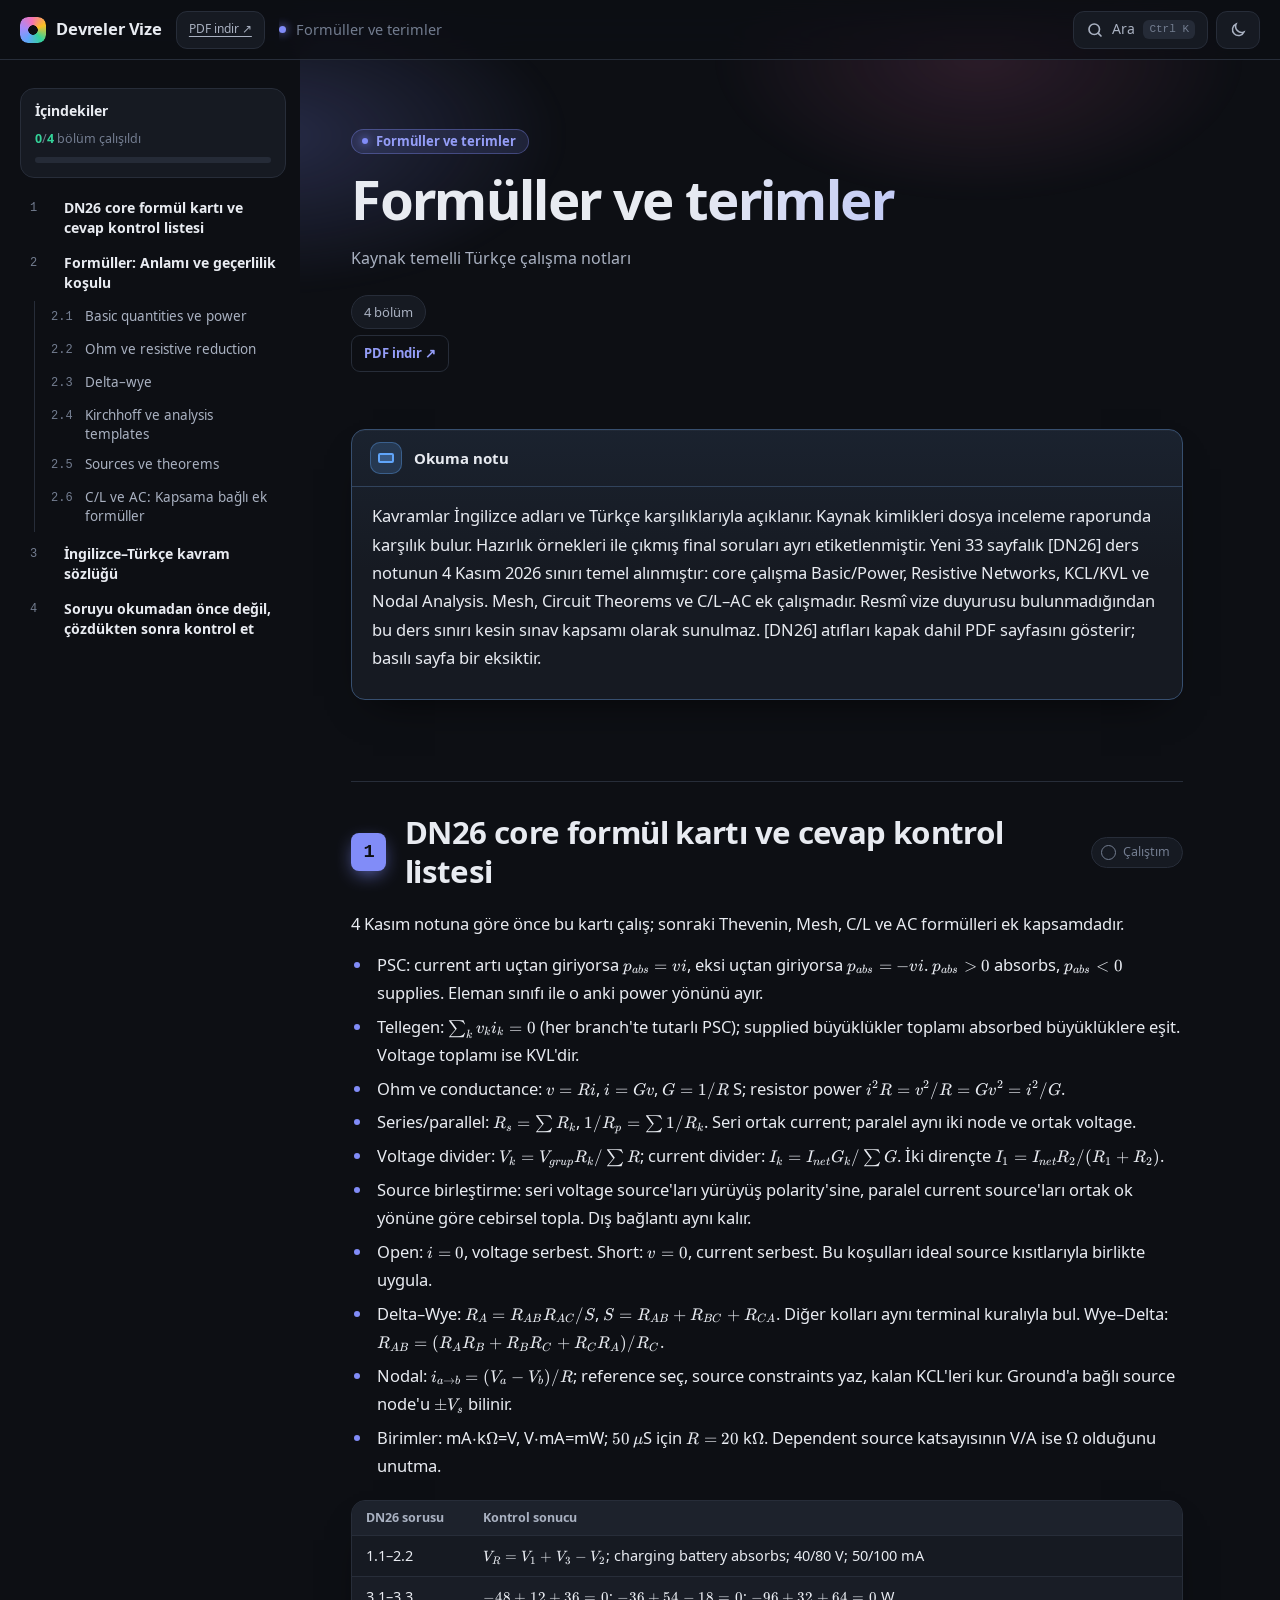
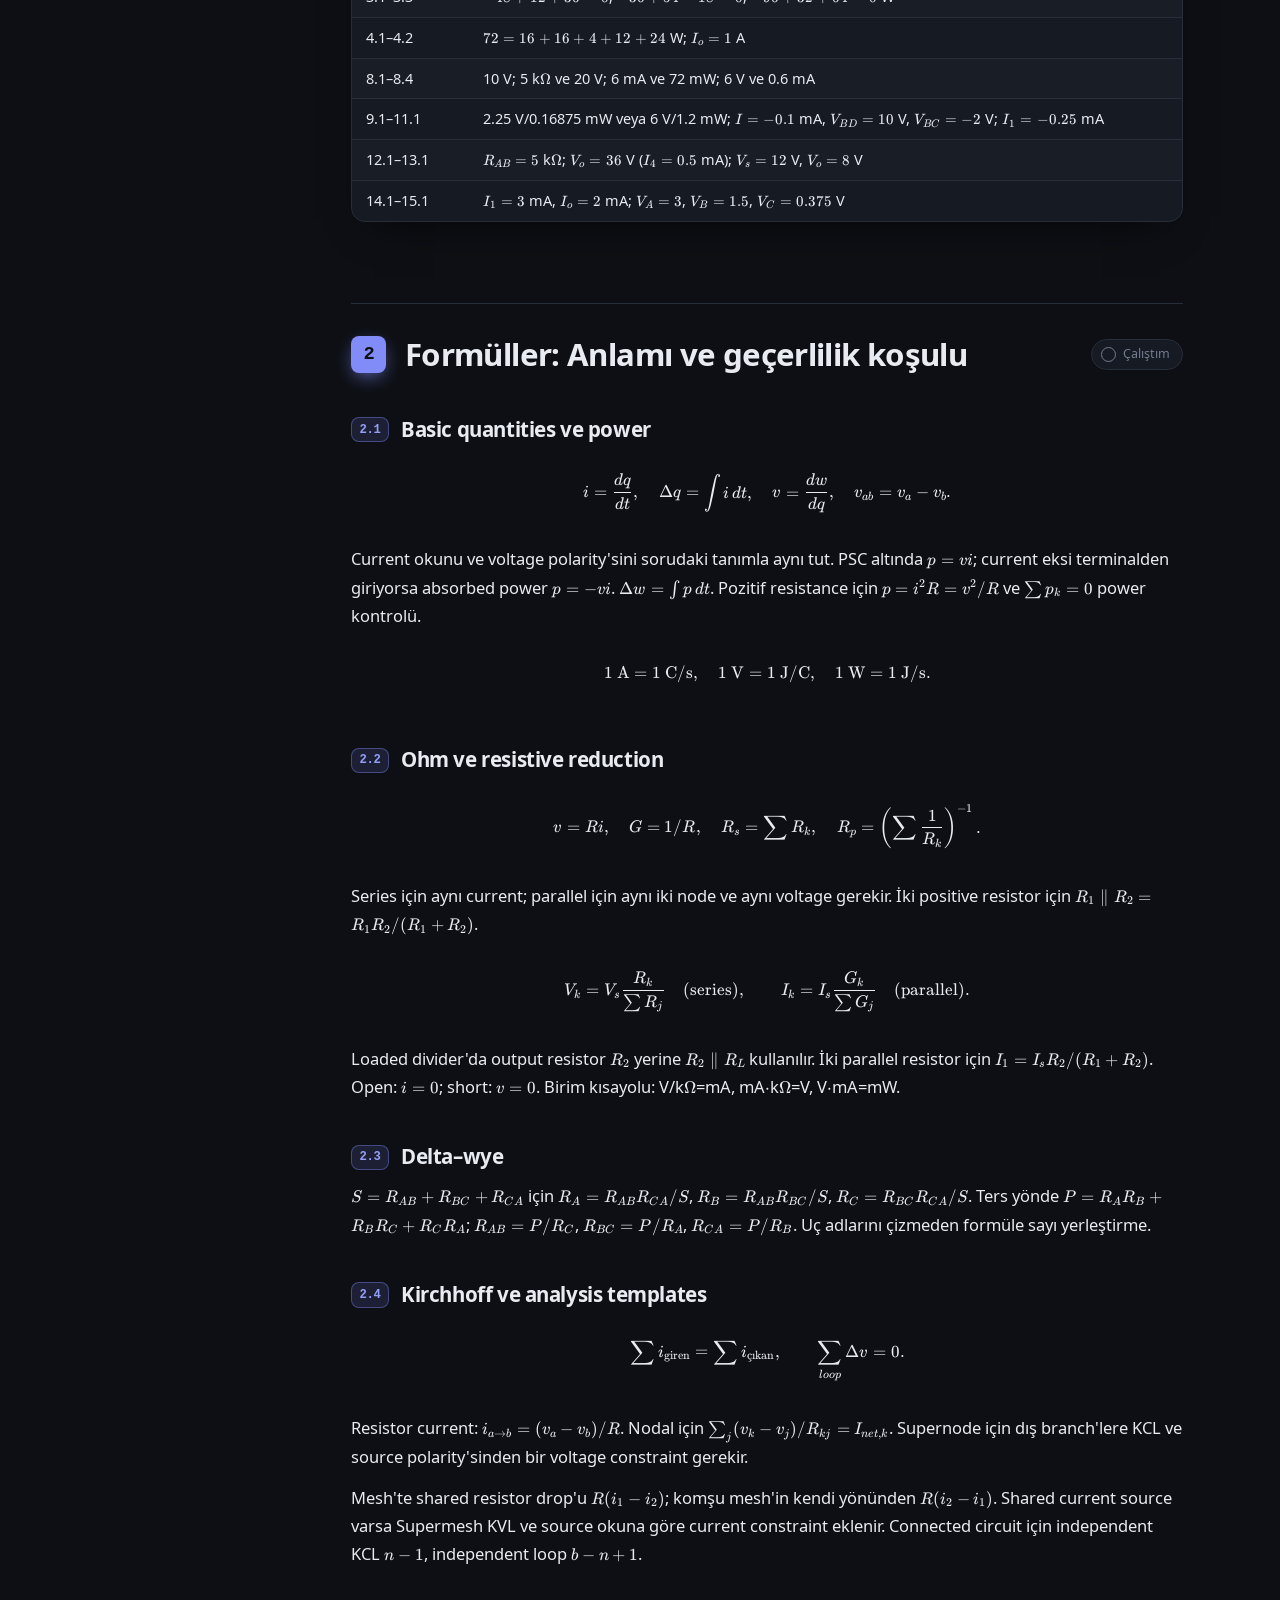
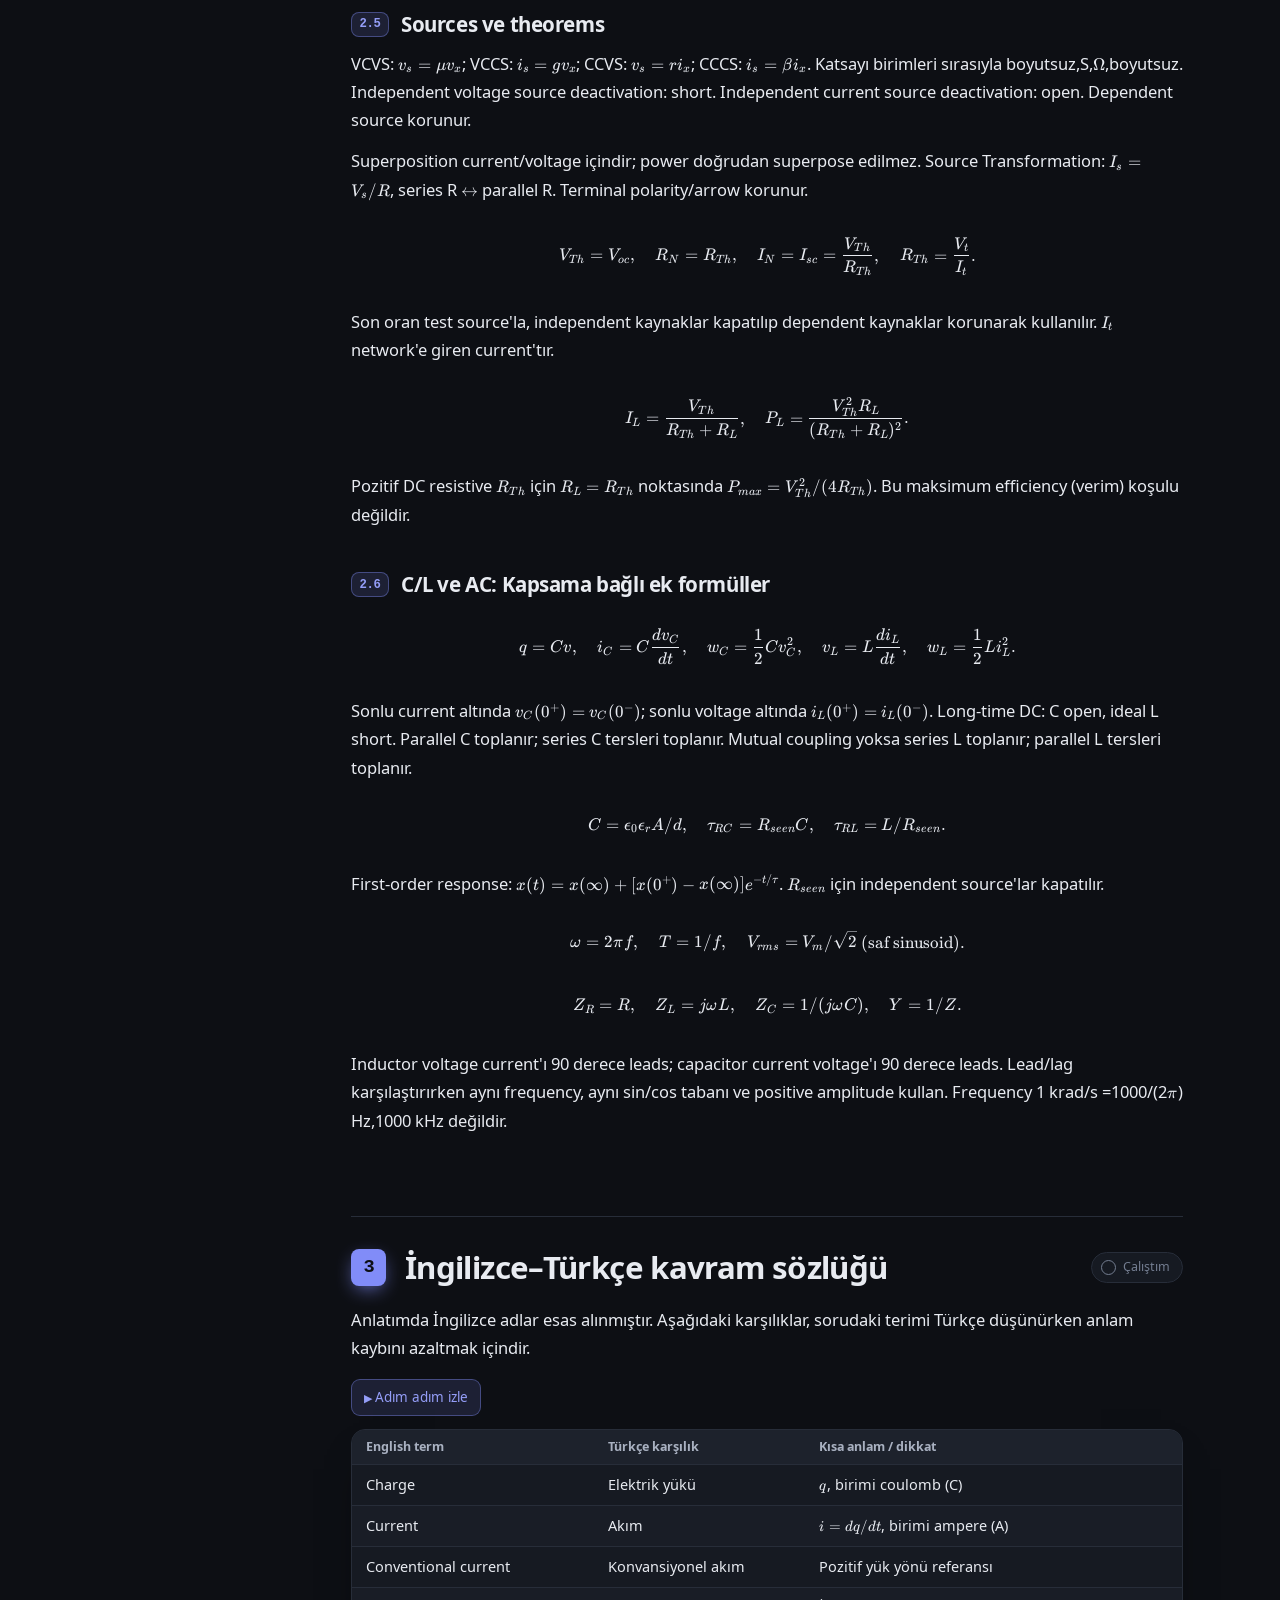
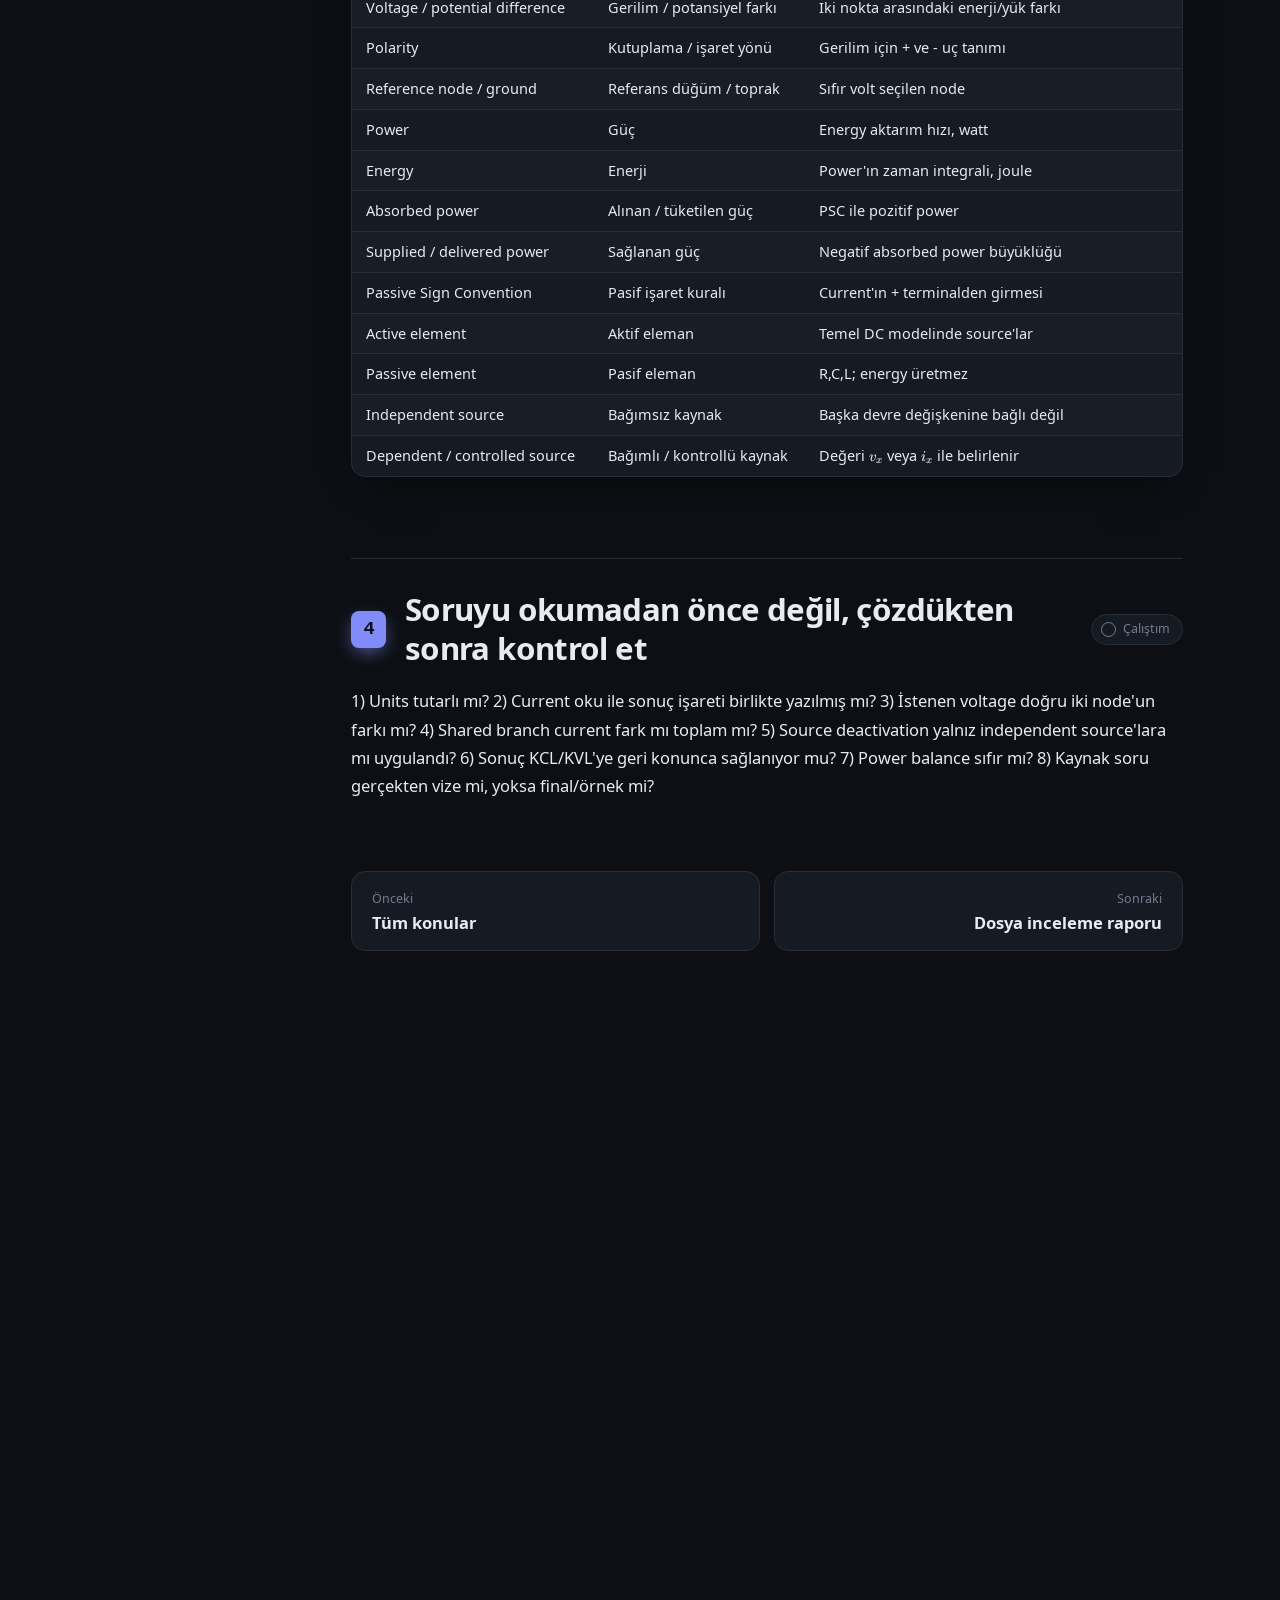
<file: html/formul-sozluk.html>
<!doctype html>
<html lang="tr">
<head>
<meta charset="utf-8">
<meta name="viewport" content="width=device-width, initial-scale=1">
<title>Formüller ve terimler | Devreler Vize</title>
<script>var t='dark';try{t=localStorage.getItem('ecircuits:theme')||'dark';}catch(e){}document.documentElement.dataset.theme=t;</script>

<link rel="stylesheet" href="assets/katex/katex.min.css">
<link rel="stylesheet" href="assets/style.css">

<link rel="stylesheet" href="assets/electrical.css"></head>
<body class="doc g-sinav" data-page="formul-sozluk" data-group="sinav" data-unit="h2" data-title="Formüller ve terimler" style="--accent:#818CF8">
<div class="readbar"><span></span></div>
<header class="topbar">
  <button class="tb-btn menu" id="menuBtn" type="button" aria-label="İçindekiler"><span class="ic ic-menu"></span></button>
  <a class="brand" href="../index.html"><span class="brand-dot"></span>Devreler Vize</a>
  <a class="tb-btn" href="../pdf/11_Formula_ve_Terimler.pdf" target="_blank" rel="noopener">PDF indir ↗</a><span class="crumb">Formüller ve terimler</span>
  <div class="tb-actions">
    <button class="tb-btn sbtn" id="searchBtn" type="button"><span class="ic ic-search"></span><span class="lbl">Ara</span><kbd>Ctrl K</kbd></button>
    
    <button class="tb-btn" id="themeBtn" type="button" aria-label="Tema değiştir"><span class="ic ic-theme"></span></button>
  </div>
</header>
<div class="layout">
  <aside class="toc" id="toc">
    <div class="toc-head">
      <span>İçindekiler</span>
      <span class="toc-prog"><b id="pgDone">0</b>/<b id="pgAll">4</b> bölüm çalışıldı</span>
      <span class="meter"><i id="pgBar"></i></span>
    </div>
    <nav><ol class="toc-l"><li class="t2"><a href="#dn26-core-formul-karti-ve-cevap-kontrol-listesi"><span class="tn">1</span><span>DN26 core formül kartı ve cevap kontrol listesi</span></a></li><li class="t2"><a href="#formuller-anlami-ve-gecerlilik-kosulu"><span class="tn">2</span><span>Formüller: Anlamı ve geçerlilik koşulu</span></a><ol class="toc-s"><li class="t3"><a href="#formuller-anlami-ve-gecerlilik-kosulu-basic-quantities-ve-power"><span class="tn">2.1</span><span>Basic quantities ve power</span></a></li><li class="t3"><a href="#formuller-anlami-ve-gecerlilik-kosulu-ohm-ve-resistive-reduction"><span class="tn">2.2</span><span>Ohm ve resistive reduction</span></a></li><li class="t3"><a href="#formuller-anlami-ve-gecerlilik-kosulu-delta-wye"><span class="tn">2.3</span><span>Delta–wye</span></a></li><li class="t3"><a href="#formuller-anlami-ve-gecerlilik-kosulu-kirchhoff-ve-analysis-templates"><span class="tn">2.4</span><span>Kirchhoff ve analysis templates</span></a></li><li class="t3"><a href="#formuller-anlami-ve-gecerlilik-kosulu-sources-ve-theorems"><span class="tn">2.5</span><span>Sources ve theorems</span></a></li><li class="t3"><a href="#formuller-anlami-ve-gecerlilik-kosulu-c-l-ve-ac-kapsama-bagli-ek-formuller"><span class="tn">2.6</span><span>C/L ve AC: Kapsama bağlı ek formüller</span></a></li></ol></li><li class="t2"><a href="#ingilizce-turkce-kavram-sozlugu"><span class="tn">3</span><span>İngilizce–Türkçe kavram sözlüğü</span></a></li><li class="t2"><a href="#soruyu-okumadan-once-degil-cozdukten-sonra-kontrol-et"><span class="tn">4</span><span>Soruyu okumadan önce değil, çözdükten sonra kontrol et</span></a></li></ol></nav>
  </aside>
  <main class="content" id="content">
    <header class="doc-hero">
      <p class="kicker">Formüller ve terimler</p>
      <h1>Formüller ve terimler</h1>
      <p class="byline">Kaynak temelli Türkçe çalışma notları</p>
      <ul class="chips"><li>4 bölüm</li></ul><a class="doc-download" href="../pdf/11_Formula_ve_Terimler.pdf" target="_blank" rel="noopener">PDF indir ↗</a>
    </header>
    <article class="prose">
<section class="box box-bilgi"><div class="box-h"><i class="shape s-islem"></i><span class="bt">Okuma notu</span></div><div class="box-b"><p>Kavramlar İngilizce adları ve Türkçe karşılıklarıyla açıklanır. Kaynak kimlikleri dosya inceleme raporunda karşılık bulur. Hazırlık örnekleri ile çıkmış final soruları ayrı etiketlenmiştir. Yeni 33 sayfalık [DN26] ders notunun 4 Kasım 2026 sınırı temel alınmıştır: core çalışma Basic/Power, Resistive Networks, KCL/KVL ve Nodal Analysis. Mesh, Circuit Theorems ve C/L–AC ek çalışmadır. Resmî vize duyurusu bulunmadığından bu ders sınırı kesin sınav kapsamı olarak sunulmaz. [DN26] atıfları kapak dahil PDF sayfasını gösterir; basılı sayfa bir eksiktir.</p></div></section>
<h2 id="dn26-core-formul-karti-ve-cevap-kontrol-listesi" class="h"><span class="num">1</span><span class="ht">DN26 core formül kartı ve cevap kontrol listesi</span></h2>
<p>4 Kasım notuna göre önce bu kartı çalış; sonraki Thevenin, Mesh, C/L ve AC formülleri ek kapsamdadır.</p>
<ul class="l"><li>PSC: current artı uçtan giriyorsa <span class="katex"><span class="katex-mathml"><math xmlns="http://www.w3.org/1998/Math/MathML"><semantics><mrow><msub><mi>p</mi><mrow><mi>a</mi><mi>b</mi><mi>s</mi></mrow></msub><mo>=</mo><mi>v</mi><mi>i</mi></mrow><annotation encoding="application/x-tex">p_{abs}=vi</annotation></semantics></math></span><span class="katex-html" aria-hidden="true"><span class="base"><span class="strut" style="height:0.625em;vertical-align:-0.1944em;"></span><span class="mord"><span class="mord mathnormal">p</span><span class="msupsub"><span class="vlist-t vlist-t2"><span class="vlist-r"><span class="vlist" style="height:0.3361em;"><span style="top:-2.55em;margin-left:0em;margin-right:0.05em;"><span class="pstrut" style="height:2.7em;"></span><span class="sizing reset-size6 size3 mtight"><span class="mord mtight"><span class="mord mathnormal mtight">ab</span><span class="mord mathnormal mtight">s</span></span></span></span></span><span class="vlist-s">​</span></span><span class="vlist-r"><span class="vlist" style="height:0.15em;"><span></span></span></span></span></span></span><span class="mspace" style="margin-right:0.2778em;"></span><span class="mrel">=</span><span class="mspace" style="margin-right:0.2778em;"></span></span><span class="base"><span class="strut" style="height:0.6595em;"></span><span class="mord mathnormal" style="margin-right:0.03588em;">v</span><span class="mord mathnormal">i</span></span></span></span>, eksi uçtan giriyorsa <span class="katex"><span class="katex-mathml"><math xmlns="http://www.w3.org/1998/Math/MathML"><semantics><mrow><msub><mi>p</mi><mrow><mi>a</mi><mi>b</mi><mi>s</mi></mrow></msub><mo>=</mo><mo>−</mo><mi>v</mi><mi>i</mi></mrow><annotation encoding="application/x-tex">p_{abs}=-vi</annotation></semantics></math></span><span class="katex-html" aria-hidden="true"><span class="base"><span class="strut" style="height:0.625em;vertical-align:-0.1944em;"></span><span class="mord"><span class="mord mathnormal">p</span><span class="msupsub"><span class="vlist-t vlist-t2"><span class="vlist-r"><span class="vlist" style="height:0.3361em;"><span style="top:-2.55em;margin-left:0em;margin-right:0.05em;"><span class="pstrut" style="height:2.7em;"></span><span class="sizing reset-size6 size3 mtight"><span class="mord mtight"><span class="mord mathnormal mtight">ab</span><span class="mord mathnormal mtight">s</span></span></span></span></span><span class="vlist-s">​</span></span><span class="vlist-r"><span class="vlist" style="height:0.15em;"><span></span></span></span></span></span></span><span class="mspace" style="margin-right:0.2778em;"></span><span class="mrel">=</span><span class="mspace" style="margin-right:0.2778em;"></span></span><span class="base"><span class="strut" style="height:0.7429em;vertical-align:-0.0833em;"></span><span class="mord">−</span><span class="mord mathnormal" style="margin-right:0.03588em;">v</span><span class="mord mathnormal">i</span></span></span></span>. <span class="katex"><span class="katex-mathml"><math xmlns="http://www.w3.org/1998/Math/MathML"><semantics><mrow><msub><mi>p</mi><mrow><mi>a</mi><mi>b</mi><mi>s</mi></mrow></msub><mo>&gt;</mo><mn>0</mn></mrow><annotation encoding="application/x-tex">p_{abs}&gt;0</annotation></semantics></math></span><span class="katex-html" aria-hidden="true"><span class="base"><span class="strut" style="height:0.7335em;vertical-align:-0.1944em;"></span><span class="mord"><span class="mord mathnormal">p</span><span class="msupsub"><span class="vlist-t vlist-t2"><span class="vlist-r"><span class="vlist" style="height:0.3361em;"><span style="top:-2.55em;margin-left:0em;margin-right:0.05em;"><span class="pstrut" style="height:2.7em;"></span><span class="sizing reset-size6 size3 mtight"><span class="mord mtight"><span class="mord mathnormal mtight">ab</span><span class="mord mathnormal mtight">s</span></span></span></span></span><span class="vlist-s">​</span></span><span class="vlist-r"><span class="vlist" style="height:0.15em;"><span></span></span></span></span></span></span><span class="mspace" style="margin-right:0.2778em;"></span><span class="mrel">&gt;</span><span class="mspace" style="margin-right:0.2778em;"></span></span><span class="base"><span class="strut" style="height:0.6444em;"></span><span class="mord">0</span></span></span></span> absorbs, <span class="katex"><span class="katex-mathml"><math xmlns="http://www.w3.org/1998/Math/MathML"><semantics><mrow><msub><mi>p</mi><mrow><mi>a</mi><mi>b</mi><mi>s</mi></mrow></msub><mo>&lt;</mo><mn>0</mn></mrow><annotation encoding="application/x-tex">p_{abs}&lt;0</annotation></semantics></math></span><span class="katex-html" aria-hidden="true"><span class="base"><span class="strut" style="height:0.7335em;vertical-align:-0.1944em;"></span><span class="mord"><span class="mord mathnormal">p</span><span class="msupsub"><span class="vlist-t vlist-t2"><span class="vlist-r"><span class="vlist" style="height:0.3361em;"><span style="top:-2.55em;margin-left:0em;margin-right:0.05em;"><span class="pstrut" style="height:2.7em;"></span><span class="sizing reset-size6 size3 mtight"><span class="mord mtight"><span class="mord mathnormal mtight">ab</span><span class="mord mathnormal mtight">s</span></span></span></span></span><span class="vlist-s">​</span></span><span class="vlist-r"><span class="vlist" style="height:0.15em;"><span></span></span></span></span></span></span><span class="mspace" style="margin-right:0.2778em;"></span><span class="mrel">&lt;</span><span class="mspace" style="margin-right:0.2778em;"></span></span><span class="base"><span class="strut" style="height:0.6444em;"></span><span class="mord">0</span></span></span></span> supplies. Eleman sınıfı ile o anki power yönünü ayır.</li><li>Tellegen: <span class="katex"><span class="katex-mathml"><math xmlns="http://www.w3.org/1998/Math/MathML"><semantics><mrow><msub><mo>∑</mo><mi>k</mi></msub><msub><mi>v</mi><mi>k</mi></msub><msub><mi>i</mi><mi>k</mi></msub><mo>=</mo><mn>0</mn></mrow><annotation encoding="application/x-tex">\sum_k v_ki_k=0</annotation></semantics></math></span><span class="katex-html" aria-hidden="true"><span class="base"><span class="strut" style="height:1.0497em;vertical-align:-0.2997em;"></span><span class="mop"><span class="mop op-symbol small-op" style="position:relative;top:0em;">∑</span><span class="msupsub"><span class="vlist-t vlist-t2"><span class="vlist-r"><span class="vlist" style="height:0.1864em;"><span style="top:-2.4003em;margin-left:0em;margin-right:0.05em;"><span class="pstrut" style="height:2.7em;"></span><span class="sizing reset-size6 size3 mtight"><span class="mord mathnormal mtight" style="margin-right:0.03148em;">k</span></span></span></span><span class="vlist-s">​</span></span><span class="vlist-r"><span class="vlist" style="height:0.2997em;"><span></span></span></span></span></span></span><span class="mspace" style="margin-right:0.1667em;"></span><span class="mord"><span class="mord mathnormal" style="margin-right:0.03588em;">v</span><span class="msupsub"><span class="vlist-t vlist-t2"><span class="vlist-r"><span class="vlist" style="height:0.3361em;"><span style="top:-2.55em;margin-left:-0.0359em;margin-right:0.05em;"><span class="pstrut" style="height:2.7em;"></span><span class="sizing reset-size6 size3 mtight"><span class="mord mathnormal mtight" style="margin-right:0.03148em;">k</span></span></span></span><span class="vlist-s">​</span></span><span class="vlist-r"><span class="vlist" style="height:0.15em;"><span></span></span></span></span></span></span><span class="mord"><span class="mord mathnormal">i</span><span class="msupsub"><span class="vlist-t vlist-t2"><span class="vlist-r"><span class="vlist" style="height:0.3361em;"><span style="top:-2.55em;margin-left:0em;margin-right:0.05em;"><span class="pstrut" style="height:2.7em;"></span><span class="sizing reset-size6 size3 mtight"><span class="mord mathnormal mtight" style="margin-right:0.03148em;">k</span></span></span></span><span class="vlist-s">​</span></span><span class="vlist-r"><span class="vlist" style="height:0.15em;"><span></span></span></span></span></span></span><span class="mspace" style="margin-right:0.2778em;"></span><span class="mrel">=</span><span class="mspace" style="margin-right:0.2778em;"></span></span><span class="base"><span class="strut" style="height:0.6444em;"></span><span class="mord">0</span></span></span></span> (her branch'te tutarlı PSC); supplied büyüklükler toplamı absorbed büyüklüklere eşit. Voltage toplamı ise KVL'dir.</li><li>Ohm ve conductance: <span class="katex"><span class="katex-mathml"><math xmlns="http://www.w3.org/1998/Math/MathML"><semantics><mrow><mi>v</mi><mo>=</mo><mi>R</mi><mi>i</mi></mrow><annotation encoding="application/x-tex">v=Ri</annotation></semantics></math></span><span class="katex-html" aria-hidden="true"><span class="base"><span class="strut" style="height:0.4306em;"></span><span class="mord mathnormal" style="margin-right:0.03588em;">v</span><span class="mspace" style="margin-right:0.2778em;"></span><span class="mrel">=</span><span class="mspace" style="margin-right:0.2778em;"></span></span><span class="base"><span class="strut" style="height:0.6833em;"></span><span class="mord mathnormal" style="margin-right:0.00773em;">R</span><span class="mord mathnormal">i</span></span></span></span>, <span class="katex"><span class="katex-mathml"><math xmlns="http://www.w3.org/1998/Math/MathML"><semantics><mrow><mi>i</mi><mo>=</mo><mi>G</mi><mi>v</mi></mrow><annotation encoding="application/x-tex">i=Gv</annotation></semantics></math></span><span class="katex-html" aria-hidden="true"><span class="base"><span class="strut" style="height:0.6595em;"></span><span class="mord mathnormal">i</span><span class="mspace" style="margin-right:0.2778em;"></span><span class="mrel">=</span><span class="mspace" style="margin-right:0.2778em;"></span></span><span class="base"><span class="strut" style="height:0.6833em;"></span><span class="mord mathnormal">G</span><span class="mord mathnormal" style="margin-right:0.03588em;">v</span></span></span></span>, <span class="katex"><span class="katex-mathml"><math xmlns="http://www.w3.org/1998/Math/MathML"><semantics><mrow><mi>G</mi><mo>=</mo><mn>1</mn><mi mathvariant="normal">/</mi><mi>R</mi></mrow><annotation encoding="application/x-tex">G=1/R</annotation></semantics></math></span><span class="katex-html" aria-hidden="true"><span class="base"><span class="strut" style="height:0.6833em;"></span><span class="mord mathnormal">G</span><span class="mspace" style="margin-right:0.2778em;"></span><span class="mrel">=</span><span class="mspace" style="margin-right:0.2778em;"></span></span><span class="base"><span class="strut" style="height:1em;vertical-align:-0.25em;"></span><span class="mord">1/</span><span class="mord mathnormal" style="margin-right:0.00773em;">R</span></span></span></span> S; resistor power <span class="katex"><span class="katex-mathml"><math xmlns="http://www.w3.org/1998/Math/MathML"><semantics><mrow><msup><mi>i</mi><mn>2</mn></msup><mi>R</mi><mo>=</mo><msup><mi>v</mi><mn>2</mn></msup><mi mathvariant="normal">/</mi><mi>R</mi><mo>=</mo><mi>G</mi><msup><mi>v</mi><mn>2</mn></msup><mo>=</mo><msup><mi>i</mi><mn>2</mn></msup><mi mathvariant="normal">/</mi><mi>G</mi></mrow><annotation encoding="application/x-tex">i^2R=v^2/R=Gv^2=i^2/G</annotation></semantics></math></span><span class="katex-html" aria-hidden="true"><span class="base"><span class="strut" style="height:0.8141em;"></span><span class="mord"><span class="mord mathnormal">i</span><span class="msupsub"><span class="vlist-t"><span class="vlist-r"><span class="vlist" style="height:0.8141em;"><span style="top:-3.063em;margin-right:0.05em;"><span class="pstrut" style="height:2.7em;"></span><span class="sizing reset-size6 size3 mtight"><span class="mord mtight">2</span></span></span></span></span></span></span></span><span class="mord mathnormal" style="margin-right:0.00773em;">R</span><span class="mspace" style="margin-right:0.2778em;"></span><span class="mrel">=</span><span class="mspace" style="margin-right:0.2778em;"></span></span><span class="base"><span class="strut" style="height:1.0641em;vertical-align:-0.25em;"></span><span class="mord"><span class="mord mathnormal" style="margin-right:0.03588em;">v</span><span class="msupsub"><span class="vlist-t"><span class="vlist-r"><span class="vlist" style="height:0.8141em;"><span style="top:-3.063em;margin-right:0.05em;"><span class="pstrut" style="height:2.7em;"></span><span class="sizing reset-size6 size3 mtight"><span class="mord mtight">2</span></span></span></span></span></span></span></span><span class="mord">/</span><span class="mord mathnormal" style="margin-right:0.00773em;">R</span><span class="mspace" style="margin-right:0.2778em;"></span><span class="mrel">=</span><span class="mspace" style="margin-right:0.2778em;"></span></span><span class="base"><span class="strut" style="height:0.8141em;"></span><span class="mord mathnormal">G</span><span class="mord"><span class="mord mathnormal" style="margin-right:0.03588em;">v</span><span class="msupsub"><span class="vlist-t"><span class="vlist-r"><span class="vlist" style="height:0.8141em;"><span style="top:-3.063em;margin-right:0.05em;"><span class="pstrut" style="height:2.7em;"></span><span class="sizing reset-size6 size3 mtight"><span class="mord mtight">2</span></span></span></span></span></span></span></span><span class="mspace" style="margin-right:0.2778em;"></span><span class="mrel">=</span><span class="mspace" style="margin-right:0.2778em;"></span></span><span class="base"><span class="strut" style="height:1.0641em;vertical-align:-0.25em;"></span><span class="mord"><span class="mord mathnormal">i</span><span class="msupsub"><span class="vlist-t"><span class="vlist-r"><span class="vlist" style="height:0.8141em;"><span style="top:-3.063em;margin-right:0.05em;"><span class="pstrut" style="height:2.7em;"></span><span class="sizing reset-size6 size3 mtight"><span class="mord mtight">2</span></span></span></span></span></span></span></span><span class="mord">/</span><span class="mord mathnormal">G</span></span></span></span>.</li><li>Series/parallel: <span class="katex"><span class="katex-mathml"><math xmlns="http://www.w3.org/1998/Math/MathML"><semantics><mrow><msub><mi>R</mi><mi>s</mi></msub><mo>=</mo><mo>∑</mo><msub><mi>R</mi><mi>k</mi></msub></mrow><annotation encoding="application/x-tex">R_s=\sum R_k</annotation></semantics></math></span><span class="katex-html" aria-hidden="true"><span class="base"><span class="strut" style="height:0.8333em;vertical-align:-0.15em;"></span><span class="mord"><span class="mord mathnormal" style="margin-right:0.00773em;">R</span><span class="msupsub"><span class="vlist-t vlist-t2"><span class="vlist-r"><span class="vlist" style="height:0.1514em;"><span style="top:-2.55em;margin-left:-0.0077em;margin-right:0.05em;"><span class="pstrut" style="height:2.7em;"></span><span class="sizing reset-size6 size3 mtight"><span class="mord mathnormal mtight">s</span></span></span></span><span class="vlist-s">​</span></span><span class="vlist-r"><span class="vlist" style="height:0.15em;"><span></span></span></span></span></span></span><span class="mspace" style="margin-right:0.2778em;"></span><span class="mrel">=</span><span class="mspace" style="margin-right:0.2778em;"></span></span><span class="base"><span class="strut" style="height:1em;vertical-align:-0.25em;"></span><span class="mop op-symbol small-op" style="position:relative;top:0em;">∑</span><span class="mspace" style="margin-right:0.1667em;"></span><span class="mord"><span class="mord mathnormal" style="margin-right:0.00773em;">R</span><span class="msupsub"><span class="vlist-t vlist-t2"><span class="vlist-r"><span class="vlist" style="height:0.3361em;"><span style="top:-2.55em;margin-left:-0.0077em;margin-right:0.05em;"><span class="pstrut" style="height:2.7em;"></span><span class="sizing reset-size6 size3 mtight"><span class="mord mathnormal mtight" style="margin-right:0.03148em;">k</span></span></span></span><span class="vlist-s">​</span></span><span class="vlist-r"><span class="vlist" style="height:0.15em;"><span></span></span></span></span></span></span></span></span></span>, <span class="katex"><span class="katex-mathml"><math xmlns="http://www.w3.org/1998/Math/MathML"><semantics><mrow><mn>1</mn><mi mathvariant="normal">/</mi><msub><mi>R</mi><mi>p</mi></msub><mo>=</mo><mo>∑</mo><mn>1</mn><mi mathvariant="normal">/</mi><msub><mi>R</mi><mi>k</mi></msub></mrow><annotation encoding="application/x-tex">1/R_p=\sum 1/R_k</annotation></semantics></math></span><span class="katex-html" aria-hidden="true"><span class="base"><span class="strut" style="height:1.0361em;vertical-align:-0.2861em;"></span><span class="mord">1/</span><span class="mord"><span class="mord mathnormal" style="margin-right:0.00773em;">R</span><span class="msupsub"><span class="vlist-t vlist-t2"><span class="vlist-r"><span class="vlist" style="height:0.1514em;"><span style="top:-2.55em;margin-left:-0.0077em;margin-right:0.05em;"><span class="pstrut" style="height:2.7em;"></span><span class="sizing reset-size6 size3 mtight"><span class="mord mathnormal mtight">p</span></span></span></span><span class="vlist-s">​</span></span><span class="vlist-r"><span class="vlist" style="height:0.2861em;"><span></span></span></span></span></span></span><span class="mspace" style="margin-right:0.2778em;"></span><span class="mrel">=</span><span class="mspace" style="margin-right:0.2778em;"></span></span><span class="base"><span class="strut" style="height:1em;vertical-align:-0.25em;"></span><span class="mop op-symbol small-op" style="position:relative;top:0em;">∑</span><span class="mspace" style="margin-right:0.1667em;"></span><span class="mord">1/</span><span class="mord"><span class="mord mathnormal" style="margin-right:0.00773em;">R</span><span class="msupsub"><span class="vlist-t vlist-t2"><span class="vlist-r"><span class="vlist" style="height:0.3361em;"><span style="top:-2.55em;margin-left:-0.0077em;margin-right:0.05em;"><span class="pstrut" style="height:2.7em;"></span><span class="sizing reset-size6 size3 mtight"><span class="mord mathnormal mtight" style="margin-right:0.03148em;">k</span></span></span></span><span class="vlist-s">​</span></span><span class="vlist-r"><span class="vlist" style="height:0.15em;"><span></span></span></span></span></span></span></span></span></span>. Seri ortak current; paralel aynı iki node ve ortak voltage.</li><li>Voltage divider: <span class="katex"><span class="katex-mathml"><math xmlns="http://www.w3.org/1998/Math/MathML"><semantics><mrow><msub><mi>V</mi><mi>k</mi></msub><mo>=</mo><msub><mi>V</mi><mrow><mi>g</mi><mi>r</mi><mi>u</mi><mi>p</mi></mrow></msub><msub><mi>R</mi><mi>k</mi></msub><mi mathvariant="normal">/</mi><mo>∑</mo><mi>R</mi></mrow><annotation encoding="application/x-tex">V_k=V_{grup}R_k/\sum R</annotation></semantics></math></span><span class="katex-html" aria-hidden="true"><span class="base"><span class="strut" style="height:0.8333em;vertical-align:-0.15em;"></span><span class="mord"><span class="mord mathnormal" style="margin-right:0.22222em;">V</span><span class="msupsub"><span class="vlist-t vlist-t2"><span class="vlist-r"><span class="vlist" style="height:0.3361em;"><span style="top:-2.55em;margin-left:-0.2222em;margin-right:0.05em;"><span class="pstrut" style="height:2.7em;"></span><span class="sizing reset-size6 size3 mtight"><span class="mord mathnormal mtight" style="margin-right:0.03148em;">k</span></span></span></span><span class="vlist-s">​</span></span><span class="vlist-r"><span class="vlist" style="height:0.15em;"><span></span></span></span></span></span></span><span class="mspace" style="margin-right:0.2778em;"></span><span class="mrel">=</span><span class="mspace" style="margin-right:0.2778em;"></span></span><span class="base"><span class="strut" style="height:1.0361em;vertical-align:-0.2861em;"></span><span class="mord"><span class="mord mathnormal" style="margin-right:0.22222em;">V</span><span class="msupsub"><span class="vlist-t vlist-t2"><span class="vlist-r"><span class="vlist" style="height:0.1514em;"><span style="top:-2.55em;margin-left:-0.2222em;margin-right:0.05em;"><span class="pstrut" style="height:2.7em;"></span><span class="sizing reset-size6 size3 mtight"><span class="mord mtight"><span class="mord mathnormal mtight" style="margin-right:0.03588em;">g</span><span class="mord mathnormal mtight" style="margin-right:0.02778em;">r</span><span class="mord mathnormal mtight">u</span><span class="mord mathnormal mtight">p</span></span></span></span></span><span class="vlist-s">​</span></span><span class="vlist-r"><span class="vlist" style="height:0.2861em;"><span></span></span></span></span></span></span><span class="mord"><span class="mord mathnormal" style="margin-right:0.00773em;">R</span><span class="msupsub"><span class="vlist-t vlist-t2"><span class="vlist-r"><span class="vlist" style="height:0.3361em;"><span style="top:-2.55em;margin-left:-0.0077em;margin-right:0.05em;"><span class="pstrut" style="height:2.7em;"></span><span class="sizing reset-size6 size3 mtight"><span class="mord mathnormal mtight" style="margin-right:0.03148em;">k</span></span></span></span><span class="vlist-s">​</span></span><span class="vlist-r"><span class="vlist" style="height:0.15em;"><span></span></span></span></span></span></span><span class="mord">/</span><span class="mspace" style="margin-right:0.1667em;"></span><span class="mop op-symbol small-op" style="position:relative;top:0em;">∑</span><span class="mspace" style="margin-right:0.1667em;"></span><span class="mord mathnormal" style="margin-right:0.00773em;">R</span></span></span></span>; current divider: <span class="katex"><span class="katex-mathml"><math xmlns="http://www.w3.org/1998/Math/MathML"><semantics><mrow><msub><mi>I</mi><mi>k</mi></msub><mo>=</mo><msub><mi>I</mi><mrow><mi>n</mi><mi>e</mi><mi>t</mi></mrow></msub><msub><mi>G</mi><mi>k</mi></msub><mi mathvariant="normal">/</mi><mo>∑</mo><mi>G</mi></mrow><annotation encoding="application/x-tex">I_k=I_{net}G_k/\sum G</annotation></semantics></math></span><span class="katex-html" aria-hidden="true"><span class="base"><span class="strut" style="height:0.8333em;vertical-align:-0.15em;"></span><span class="mord"><span class="mord mathnormal" style="margin-right:0.07847em;">I</span><span class="msupsub"><span class="vlist-t vlist-t2"><span class="vlist-r"><span class="vlist" style="height:0.3361em;"><span style="top:-2.55em;margin-left:-0.0785em;margin-right:0.05em;"><span class="pstrut" style="height:2.7em;"></span><span class="sizing reset-size6 size3 mtight"><span class="mord mathnormal mtight" style="margin-right:0.03148em;">k</span></span></span></span><span class="vlist-s">​</span></span><span class="vlist-r"><span class="vlist" style="height:0.15em;"><span></span></span></span></span></span></span><span class="mspace" style="margin-right:0.2778em;"></span><span class="mrel">=</span><span class="mspace" style="margin-right:0.2778em;"></span></span><span class="base"><span class="strut" style="height:1em;vertical-align:-0.25em;"></span><span class="mord"><span class="mord mathnormal" style="margin-right:0.07847em;">I</span><span class="msupsub"><span class="vlist-t vlist-t2"><span class="vlist-r"><span class="vlist" style="height:0.2806em;"><span style="top:-2.55em;margin-left:-0.0785em;margin-right:0.05em;"><span class="pstrut" style="height:2.7em;"></span><span class="sizing reset-size6 size3 mtight"><span class="mord mtight"><span class="mord mathnormal mtight">n</span><span class="mord mathnormal mtight">e</span><span class="mord mathnormal mtight">t</span></span></span></span></span><span class="vlist-s">​</span></span><span class="vlist-r"><span class="vlist" style="height:0.15em;"><span></span></span></span></span></span></span><span class="mord"><span class="mord mathnormal">G</span><span class="msupsub"><span class="vlist-t vlist-t2"><span class="vlist-r"><span class="vlist" style="height:0.3361em;"><span style="top:-2.55em;margin-left:0em;margin-right:0.05em;"><span class="pstrut" style="height:2.7em;"></span><span class="sizing reset-size6 size3 mtight"><span class="mord mathnormal mtight" style="margin-right:0.03148em;">k</span></span></span></span><span class="vlist-s">​</span></span><span class="vlist-r"><span class="vlist" style="height:0.15em;"><span></span></span></span></span></span></span><span class="mord">/</span><span class="mspace" style="margin-right:0.1667em;"></span><span class="mop op-symbol small-op" style="position:relative;top:0em;">∑</span><span class="mspace" style="margin-right:0.1667em;"></span><span class="mord mathnormal">G</span></span></span></span>. İki dirençte <span class="katex"><span class="katex-mathml"><math xmlns="http://www.w3.org/1998/Math/MathML"><semantics><mrow><msub><mi>I</mi><mn>1</mn></msub><mo>=</mo><msub><mi>I</mi><mrow><mi>n</mi><mi>e</mi><mi>t</mi></mrow></msub><msub><mi>R</mi><mn>2</mn></msub><mi mathvariant="normal">/</mi><mo stretchy="false">(</mo><msub><mi>R</mi><mn>1</mn></msub><mo>+</mo><msub><mi>R</mi><mn>2</mn></msub><mo stretchy="false">)</mo></mrow><annotation encoding="application/x-tex">I_1=I_{net}R_2/(R_1+R_2)</annotation></semantics></math></span><span class="katex-html" aria-hidden="true"><span class="base"><span class="strut" style="height:0.8333em;vertical-align:-0.15em;"></span><span class="mord"><span class="mord mathnormal" style="margin-right:0.07847em;">I</span><span class="msupsub"><span class="vlist-t vlist-t2"><span class="vlist-r"><span class="vlist" style="height:0.3011em;"><span style="top:-2.55em;margin-left:-0.0785em;margin-right:0.05em;"><span class="pstrut" style="height:2.7em;"></span><span class="sizing reset-size6 size3 mtight"><span class="mord mtight">1</span></span></span></span><span class="vlist-s">​</span></span><span class="vlist-r"><span class="vlist" style="height:0.15em;"><span></span></span></span></span></span></span><span class="mspace" style="margin-right:0.2778em;"></span><span class="mrel">=</span><span class="mspace" style="margin-right:0.2778em;"></span></span><span class="base"><span class="strut" style="height:1em;vertical-align:-0.25em;"></span><span class="mord"><span class="mord mathnormal" style="margin-right:0.07847em;">I</span><span class="msupsub"><span class="vlist-t vlist-t2"><span class="vlist-r"><span class="vlist" style="height:0.2806em;"><span style="top:-2.55em;margin-left:-0.0785em;margin-right:0.05em;"><span class="pstrut" style="height:2.7em;"></span><span class="sizing reset-size6 size3 mtight"><span class="mord mtight"><span class="mord mathnormal mtight">n</span><span class="mord mathnormal mtight">e</span><span class="mord mathnormal mtight">t</span></span></span></span></span><span class="vlist-s">​</span></span><span class="vlist-r"><span class="vlist" style="height:0.15em;"><span></span></span></span></span></span></span><span class="mord"><span class="mord mathnormal" style="margin-right:0.00773em;">R</span><span class="msupsub"><span class="vlist-t vlist-t2"><span class="vlist-r"><span class="vlist" style="height:0.3011em;"><span style="top:-2.55em;margin-left:-0.0077em;margin-right:0.05em;"><span class="pstrut" style="height:2.7em;"></span><span class="sizing reset-size6 size3 mtight"><span class="mord mtight">2</span></span></span></span><span class="vlist-s">​</span></span><span class="vlist-r"><span class="vlist" style="height:0.15em;"><span></span></span></span></span></span></span><span class="mord">/</span><span class="mopen">(</span><span class="mord"><span class="mord mathnormal" style="margin-right:0.00773em;">R</span><span class="msupsub"><span class="vlist-t vlist-t2"><span class="vlist-r"><span class="vlist" style="height:0.3011em;"><span style="top:-2.55em;margin-left:-0.0077em;margin-right:0.05em;"><span class="pstrut" style="height:2.7em;"></span><span class="sizing reset-size6 size3 mtight"><span class="mord mtight">1</span></span></span></span><span class="vlist-s">​</span></span><span class="vlist-r"><span class="vlist" style="height:0.15em;"><span></span></span></span></span></span></span><span class="mspace" style="margin-right:0.2222em;"></span><span class="mbin">+</span><span class="mspace" style="margin-right:0.2222em;"></span></span><span class="base"><span class="strut" style="height:1em;vertical-align:-0.25em;"></span><span class="mord"><span class="mord mathnormal" style="margin-right:0.00773em;">R</span><span class="msupsub"><span class="vlist-t vlist-t2"><span class="vlist-r"><span class="vlist" style="height:0.3011em;"><span style="top:-2.55em;margin-left:-0.0077em;margin-right:0.05em;"><span class="pstrut" style="height:2.7em;"></span><span class="sizing reset-size6 size3 mtight"><span class="mord mtight">2</span></span></span></span><span class="vlist-s">​</span></span><span class="vlist-r"><span class="vlist" style="height:0.15em;"><span></span></span></span></span></span></span><span class="mclose">)</span></span></span></span>.</li><li>Source birleştirme: seri voltage source'ları yürüyüş polarity'sine, paralel current source'ları ortak ok yönüne göre cebirsel topla. Dış bağlantı aynı kalır.</li><li>Open: <span class="katex"><span class="katex-mathml"><math xmlns="http://www.w3.org/1998/Math/MathML"><semantics><mrow><mi>i</mi><mo>=</mo><mn>0</mn></mrow><annotation encoding="application/x-tex">i=0</annotation></semantics></math></span><span class="katex-html" aria-hidden="true"><span class="base"><span class="strut" style="height:0.6595em;"></span><span class="mord mathnormal">i</span><span class="mspace" style="margin-right:0.2778em;"></span><span class="mrel">=</span><span class="mspace" style="margin-right:0.2778em;"></span></span><span class="base"><span class="strut" style="height:0.6444em;"></span><span class="mord">0</span></span></span></span>, voltage serbest. Short: <span class="katex"><span class="katex-mathml"><math xmlns="http://www.w3.org/1998/Math/MathML"><semantics><mrow><mi>v</mi><mo>=</mo><mn>0</mn></mrow><annotation encoding="application/x-tex">v=0</annotation></semantics></math></span><span class="katex-html" aria-hidden="true"><span class="base"><span class="strut" style="height:0.4306em;"></span><span class="mord mathnormal" style="margin-right:0.03588em;">v</span><span class="mspace" style="margin-right:0.2778em;"></span><span class="mrel">=</span><span class="mspace" style="margin-right:0.2778em;"></span></span><span class="base"><span class="strut" style="height:0.6444em;"></span><span class="mord">0</span></span></span></span>, current serbest. Bu koşulları ideal source kısıtlarıyla birlikte uygula.</li><li>Delta–Wye: <span class="katex"><span class="katex-mathml"><math xmlns="http://www.w3.org/1998/Math/MathML"><semantics><mrow><msub><mi>R</mi><mi>A</mi></msub><mo>=</mo><msub><mi>R</mi><mrow><mi>A</mi><mi>B</mi></mrow></msub><msub><mi>R</mi><mrow><mi>A</mi><mi>C</mi></mrow></msub><mi mathvariant="normal">/</mi><mi>S</mi></mrow><annotation encoding="application/x-tex">R_A=R_{AB}R_{AC}/S</annotation></semantics></math></span><span class="katex-html" aria-hidden="true"><span class="base"><span class="strut" style="height:0.8333em;vertical-align:-0.15em;"></span><span class="mord"><span class="mord mathnormal" style="margin-right:0.00773em;">R</span><span class="msupsub"><span class="vlist-t vlist-t2"><span class="vlist-r"><span class="vlist" style="height:0.3283em;"><span style="top:-2.55em;margin-left:-0.0077em;margin-right:0.05em;"><span class="pstrut" style="height:2.7em;"></span><span class="sizing reset-size6 size3 mtight"><span class="mord mathnormal mtight">A</span></span></span></span><span class="vlist-s">​</span></span><span class="vlist-r"><span class="vlist" style="height:0.15em;"><span></span></span></span></span></span></span><span class="mspace" style="margin-right:0.2778em;"></span><span class="mrel">=</span><span class="mspace" style="margin-right:0.2778em;"></span></span><span class="base"><span class="strut" style="height:1em;vertical-align:-0.25em;"></span><span class="mord"><span class="mord mathnormal" style="margin-right:0.00773em;">R</span><span class="msupsub"><span class="vlist-t vlist-t2"><span class="vlist-r"><span class="vlist" style="height:0.3283em;"><span style="top:-2.55em;margin-left:-0.0077em;margin-right:0.05em;"><span class="pstrut" style="height:2.7em;"></span><span class="sizing reset-size6 size3 mtight"><span class="mord mtight"><span class="mord mathnormal mtight">A</span><span class="mord mathnormal mtight" style="margin-right:0.05017em;">B</span></span></span></span></span><span class="vlist-s">​</span></span><span class="vlist-r"><span class="vlist" style="height:0.15em;"><span></span></span></span></span></span></span><span class="mord"><span class="mord mathnormal" style="margin-right:0.00773em;">R</span><span class="msupsub"><span class="vlist-t vlist-t2"><span class="vlist-r"><span class="vlist" style="height:0.3283em;"><span style="top:-2.55em;margin-left:-0.0077em;margin-right:0.05em;"><span class="pstrut" style="height:2.7em;"></span><span class="sizing reset-size6 size3 mtight"><span class="mord mtight"><span class="mord mathnormal mtight">A</span><span class="mord mathnormal mtight" style="margin-right:0.07153em;">C</span></span></span></span></span><span class="vlist-s">​</span></span><span class="vlist-r"><span class="vlist" style="height:0.15em;"><span></span></span></span></span></span></span><span class="mord">/</span><span class="mord mathnormal" style="margin-right:0.05764em;">S</span></span></span></span>, <span class="katex"><span class="katex-mathml"><math xmlns="http://www.w3.org/1998/Math/MathML"><semantics><mrow><mi>S</mi><mo>=</mo><msub><mi>R</mi><mrow><mi>A</mi><mi>B</mi></mrow></msub><mo>+</mo><msub><mi>R</mi><mrow><mi>B</mi><mi>C</mi></mrow></msub><mo>+</mo><msub><mi>R</mi><mrow><mi>C</mi><mi>A</mi></mrow></msub></mrow><annotation encoding="application/x-tex">S=R_{AB}+R_{BC}+R_{CA}</annotation></semantics></math></span><span class="katex-html" aria-hidden="true"><span class="base"><span class="strut" style="height:0.6833em;"></span><span class="mord mathnormal" style="margin-right:0.05764em;">S</span><span class="mspace" style="margin-right:0.2778em;"></span><span class="mrel">=</span><span class="mspace" style="margin-right:0.2778em;"></span></span><span class="base"><span class="strut" style="height:0.8333em;vertical-align:-0.15em;"></span><span class="mord"><span class="mord mathnormal" style="margin-right:0.00773em;">R</span><span class="msupsub"><span class="vlist-t vlist-t2"><span class="vlist-r"><span class="vlist" style="height:0.3283em;"><span style="top:-2.55em;margin-left:-0.0077em;margin-right:0.05em;"><span class="pstrut" style="height:2.7em;"></span><span class="sizing reset-size6 size3 mtight"><span class="mord mtight"><span class="mord mathnormal mtight">A</span><span class="mord mathnormal mtight" style="margin-right:0.05017em;">B</span></span></span></span></span><span class="vlist-s">​</span></span><span class="vlist-r"><span class="vlist" style="height:0.15em;"><span></span></span></span></span></span></span><span class="mspace" style="margin-right:0.2222em;"></span><span class="mbin">+</span><span class="mspace" style="margin-right:0.2222em;"></span></span><span class="base"><span class="strut" style="height:0.8333em;vertical-align:-0.15em;"></span><span class="mord"><span class="mord mathnormal" style="margin-right:0.00773em;">R</span><span class="msupsub"><span class="vlist-t vlist-t2"><span class="vlist-r"><span class="vlist" style="height:0.3283em;"><span style="top:-2.55em;margin-left:-0.0077em;margin-right:0.05em;"><span class="pstrut" style="height:2.7em;"></span><span class="sizing reset-size6 size3 mtight"><span class="mord mtight"><span class="mord mathnormal mtight" style="margin-right:0.07153em;">BC</span></span></span></span></span><span class="vlist-s">​</span></span><span class="vlist-r"><span class="vlist" style="height:0.15em;"><span></span></span></span></span></span></span><span class="mspace" style="margin-right:0.2222em;"></span><span class="mbin">+</span><span class="mspace" style="margin-right:0.2222em;"></span></span><span class="base"><span class="strut" style="height:0.8333em;vertical-align:-0.15em;"></span><span class="mord"><span class="mord mathnormal" style="margin-right:0.00773em;">R</span><span class="msupsub"><span class="vlist-t vlist-t2"><span class="vlist-r"><span class="vlist" style="height:0.3283em;"><span style="top:-2.55em;margin-left:-0.0077em;margin-right:0.05em;"><span class="pstrut" style="height:2.7em;"></span><span class="sizing reset-size6 size3 mtight"><span class="mord mtight"><span class="mord mathnormal mtight" style="margin-right:0.07153em;">C</span><span class="mord mathnormal mtight">A</span></span></span></span></span><span class="vlist-s">​</span></span><span class="vlist-r"><span class="vlist" style="height:0.15em;"><span></span></span></span></span></span></span></span></span></span>. Diğer kolları aynı terminal kuralıyla bul. Wye–Delta: <span class="katex"><span class="katex-mathml"><math xmlns="http://www.w3.org/1998/Math/MathML"><semantics><mrow><msub><mi>R</mi><mrow><mi>A</mi><mi>B</mi></mrow></msub><mo>=</mo><mo stretchy="false">(</mo><msub><mi>R</mi><mi>A</mi></msub><msub><mi>R</mi><mi>B</mi></msub><mo>+</mo><msub><mi>R</mi><mi>B</mi></msub><msub><mi>R</mi><mi>C</mi></msub><mo>+</mo><msub><mi>R</mi><mi>C</mi></msub><msub><mi>R</mi><mi>A</mi></msub><mo stretchy="false">)</mo><mi mathvariant="normal">/</mi><msub><mi>R</mi><mi>C</mi></msub></mrow><annotation encoding="application/x-tex">R_{AB}=(R_AR_B+R_BR_C+R_CR_A)/R_C</annotation></semantics></math></span><span class="katex-html" aria-hidden="true"><span class="base"><span class="strut" style="height:0.8333em;vertical-align:-0.15em;"></span><span class="mord"><span class="mord mathnormal" style="margin-right:0.00773em;">R</span><span class="msupsub"><span class="vlist-t vlist-t2"><span class="vlist-r"><span class="vlist" style="height:0.3283em;"><span style="top:-2.55em;margin-left:-0.0077em;margin-right:0.05em;"><span class="pstrut" style="height:2.7em;"></span><span class="sizing reset-size6 size3 mtight"><span class="mord mtight"><span class="mord mathnormal mtight">A</span><span class="mord mathnormal mtight" style="margin-right:0.05017em;">B</span></span></span></span></span><span class="vlist-s">​</span></span><span class="vlist-r"><span class="vlist" style="height:0.15em;"><span></span></span></span></span></span></span><span class="mspace" style="margin-right:0.2778em;"></span><span class="mrel">=</span><span class="mspace" style="margin-right:0.2778em;"></span></span><span class="base"><span class="strut" style="height:1em;vertical-align:-0.25em;"></span><span class="mopen">(</span><span class="mord"><span class="mord mathnormal" style="margin-right:0.00773em;">R</span><span class="msupsub"><span class="vlist-t vlist-t2"><span class="vlist-r"><span class="vlist" style="height:0.3283em;"><span style="top:-2.55em;margin-left:-0.0077em;margin-right:0.05em;"><span class="pstrut" style="height:2.7em;"></span><span class="sizing reset-size6 size3 mtight"><span class="mord mathnormal mtight">A</span></span></span></span><span class="vlist-s">​</span></span><span class="vlist-r"><span class="vlist" style="height:0.15em;"><span></span></span></span></span></span></span><span class="mord"><span class="mord mathnormal" style="margin-right:0.00773em;">R</span><span class="msupsub"><span class="vlist-t vlist-t2"><span class="vlist-r"><span class="vlist" style="height:0.3283em;"><span style="top:-2.55em;margin-left:-0.0077em;margin-right:0.05em;"><span class="pstrut" style="height:2.7em;"></span><span class="sizing reset-size6 size3 mtight"><span class="mord mathnormal mtight" style="margin-right:0.05017em;">B</span></span></span></span><span class="vlist-s">​</span></span><span class="vlist-r"><span class="vlist" style="height:0.15em;"><span></span></span></span></span></span></span><span class="mspace" style="margin-right:0.2222em;"></span><span class="mbin">+</span><span class="mspace" style="margin-right:0.2222em;"></span></span><span class="base"><span class="strut" style="height:0.8333em;vertical-align:-0.15em;"></span><span class="mord"><span class="mord mathnormal" style="margin-right:0.00773em;">R</span><span class="msupsub"><span class="vlist-t vlist-t2"><span class="vlist-r"><span class="vlist" style="height:0.3283em;"><span style="top:-2.55em;margin-left:-0.0077em;margin-right:0.05em;"><span class="pstrut" style="height:2.7em;"></span><span class="sizing reset-size6 size3 mtight"><span class="mord mathnormal mtight" style="margin-right:0.05017em;">B</span></span></span></span><span class="vlist-s">​</span></span><span class="vlist-r"><span class="vlist" style="height:0.15em;"><span></span></span></span></span></span></span><span class="mord"><span class="mord mathnormal" style="margin-right:0.00773em;">R</span><span class="msupsub"><span class="vlist-t vlist-t2"><span class="vlist-r"><span class="vlist" style="height:0.3283em;"><span style="top:-2.55em;margin-left:-0.0077em;margin-right:0.05em;"><span class="pstrut" style="height:2.7em;"></span><span class="sizing reset-size6 size3 mtight"><span class="mord mathnormal mtight" style="margin-right:0.07153em;">C</span></span></span></span><span class="vlist-s">​</span></span><span class="vlist-r"><span class="vlist" style="height:0.15em;"><span></span></span></span></span></span></span><span class="mspace" style="margin-right:0.2222em;"></span><span class="mbin">+</span><span class="mspace" style="margin-right:0.2222em;"></span></span><span class="base"><span class="strut" style="height:1em;vertical-align:-0.25em;"></span><span class="mord"><span class="mord mathnormal" style="margin-right:0.00773em;">R</span><span class="msupsub"><span class="vlist-t vlist-t2"><span class="vlist-r"><span class="vlist" style="height:0.3283em;"><span style="top:-2.55em;margin-left:-0.0077em;margin-right:0.05em;"><span class="pstrut" style="height:2.7em;"></span><span class="sizing reset-size6 size3 mtight"><span class="mord mathnormal mtight" style="margin-right:0.07153em;">C</span></span></span></span><span class="vlist-s">​</span></span><span class="vlist-r"><span class="vlist" style="height:0.15em;"><span></span></span></span></span></span></span><span class="mord"><span class="mord mathnormal" style="margin-right:0.00773em;">R</span><span class="msupsub"><span class="vlist-t vlist-t2"><span class="vlist-r"><span class="vlist" style="height:0.3283em;"><span style="top:-2.55em;margin-left:-0.0077em;margin-right:0.05em;"><span class="pstrut" style="height:2.7em;"></span><span class="sizing reset-size6 size3 mtight"><span class="mord mathnormal mtight">A</span></span></span></span><span class="vlist-s">​</span></span><span class="vlist-r"><span class="vlist" style="height:0.15em;"><span></span></span></span></span></span></span><span class="mclose">)</span><span class="mord">/</span><span class="mord"><span class="mord mathnormal" style="margin-right:0.00773em;">R</span><span class="msupsub"><span class="vlist-t vlist-t2"><span class="vlist-r"><span class="vlist" style="height:0.3283em;"><span style="top:-2.55em;margin-left:-0.0077em;margin-right:0.05em;"><span class="pstrut" style="height:2.7em;"></span><span class="sizing reset-size6 size3 mtight"><span class="mord mathnormal mtight" style="margin-right:0.07153em;">C</span></span></span></span><span class="vlist-s">​</span></span><span class="vlist-r"><span class="vlist" style="height:0.15em;"><span></span></span></span></span></span></span></span></span></span>.</li><li>Nodal: <span class="katex"><span class="katex-mathml"><math xmlns="http://www.w3.org/1998/Math/MathML"><semantics><mrow><msub><mi>i</mi><mrow><mi>a</mi><mo>→</mo><mi>b</mi></mrow></msub><mo>=</mo><mo stretchy="false">(</mo><msub><mi>V</mi><mi>a</mi></msub><mo>−</mo><msub><mi>V</mi><mi>b</mi></msub><mo stretchy="false">)</mo><mi mathvariant="normal">/</mi><mi>R</mi></mrow><annotation encoding="application/x-tex">i_{a\to b}=(V_a-V_b)/R</annotation></semantics></math></span><span class="katex-html" aria-hidden="true"><span class="base"><span class="strut" style="height:0.8095em;vertical-align:-0.15em;"></span><span class="mord"><span class="mord mathnormal">i</span><span class="msupsub"><span class="vlist-t vlist-t2"><span class="vlist-r"><span class="vlist" style="height:0.3361em;"><span style="top:-2.55em;margin-left:0em;margin-right:0.05em;"><span class="pstrut" style="height:2.7em;"></span><span class="sizing reset-size6 size3 mtight"><span class="mord mtight"><span class="mord mathnormal mtight">a</span><span class="mrel mtight">→</span><span class="mord mathnormal mtight">b</span></span></span></span></span><span class="vlist-s">​</span></span><span class="vlist-r"><span class="vlist" style="height:0.15em;"><span></span></span></span></span></span></span><span class="mspace" style="margin-right:0.2778em;"></span><span class="mrel">=</span><span class="mspace" style="margin-right:0.2778em;"></span></span><span class="base"><span class="strut" style="height:1em;vertical-align:-0.25em;"></span><span class="mopen">(</span><span class="mord"><span class="mord mathnormal" style="margin-right:0.22222em;">V</span><span class="msupsub"><span class="vlist-t vlist-t2"><span class="vlist-r"><span class="vlist" style="height:0.1514em;"><span style="top:-2.55em;margin-left:-0.2222em;margin-right:0.05em;"><span class="pstrut" style="height:2.7em;"></span><span class="sizing reset-size6 size3 mtight"><span class="mord mathnormal mtight">a</span></span></span></span><span class="vlist-s">​</span></span><span class="vlist-r"><span class="vlist" style="height:0.15em;"><span></span></span></span></span></span></span><span class="mspace" style="margin-right:0.2222em;"></span><span class="mbin">−</span><span class="mspace" style="margin-right:0.2222em;"></span></span><span class="base"><span class="strut" style="height:1em;vertical-align:-0.25em;"></span><span class="mord"><span class="mord mathnormal" style="margin-right:0.22222em;">V</span><span class="msupsub"><span class="vlist-t vlist-t2"><span class="vlist-r"><span class="vlist" style="height:0.3361em;"><span style="top:-2.55em;margin-left:-0.2222em;margin-right:0.05em;"><span class="pstrut" style="height:2.7em;"></span><span class="sizing reset-size6 size3 mtight"><span class="mord mathnormal mtight">b</span></span></span></span><span class="vlist-s">​</span></span><span class="vlist-r"><span class="vlist" style="height:0.15em;"><span></span></span></span></span></span></span><span class="mclose">)</span><span class="mord">/</span><span class="mord mathnormal" style="margin-right:0.00773em;">R</span></span></span></span>; reference seç, source constraints yaz, kalan KCL'leri kur. Ground'a bağlı source node'u <span class="katex"><span class="katex-mathml"><math xmlns="http://www.w3.org/1998/Math/MathML"><semantics><mrow><mo>±</mo><msub><mi>V</mi><mi>s</mi></msub></mrow><annotation encoding="application/x-tex">\pm V_s</annotation></semantics></math></span><span class="katex-html" aria-hidden="true"><span class="base"><span class="strut" style="height:0.8333em;vertical-align:-0.15em;"></span><span class="mord">±</span><span class="mord"><span class="mord mathnormal" style="margin-right:0.22222em;">V</span><span class="msupsub"><span class="vlist-t vlist-t2"><span class="vlist-r"><span class="vlist" style="height:0.1514em;"><span style="top:-2.55em;margin-left:-0.2222em;margin-right:0.05em;"><span class="pstrut" style="height:2.7em;"></span><span class="sizing reset-size6 size3 mtight"><span class="mord mathnormal mtight">s</span></span></span></span><span class="vlist-s">​</span></span><span class="vlist-r"><span class="vlist" style="height:0.15em;"><span></span></span></span></span></span></span></span></span></span> bilinir.</li><li>Birimler: mA<span class="katex"><span class="katex-mathml"><math xmlns="http://www.w3.org/1998/Math/MathML"><semantics><mrow><mo>⋅</mo></mrow><annotation encoding="application/x-tex">\cdot</annotation></semantics></math></span><span class="katex-html" aria-hidden="true"><span class="base"><span class="strut" style="height:0.4445em;"></span><span class="mord">⋅</span></span></span></span>k<span class="katex"><span class="katex-mathml"><math xmlns="http://www.w3.org/1998/Math/MathML"><semantics><mrow><mi mathvariant="normal">Ω</mi></mrow><annotation encoding="application/x-tex">\Omega</annotation></semantics></math></span><span class="katex-html" aria-hidden="true"><span class="base"><span class="strut" style="height:0.6833em;"></span><span class="mord">Ω</span></span></span></span>=V, V<span class="katex"><span class="katex-mathml"><math xmlns="http://www.w3.org/1998/Math/MathML"><semantics><mrow><mo>⋅</mo></mrow><annotation encoding="application/x-tex">\cdot</annotation></semantics></math></span><span class="katex-html" aria-hidden="true"><span class="base"><span class="strut" style="height:0.4445em;"></span><span class="mord">⋅</span></span></span></span>mA=mW; <span class="katex"><span class="katex-mathml"><math xmlns="http://www.w3.org/1998/Math/MathML"><semantics><mrow><mn>50</mn><mtext> </mtext><mi>μ</mi></mrow><annotation encoding="application/x-tex">50\,\mu</annotation></semantics></math></span><span class="katex-html" aria-hidden="true"><span class="base"><span class="strut" style="height:0.8389em;vertical-align:-0.1944em;"></span><span class="mord">50</span><span class="mspace" style="margin-right:0.1667em;"></span><span class="mord mathnormal">μ</span></span></span></span>S için <span class="katex"><span class="katex-mathml"><math xmlns="http://www.w3.org/1998/Math/MathML"><semantics><mrow><mi>R</mi><mo>=</mo><mn>20</mn></mrow><annotation encoding="application/x-tex">R=20</annotation></semantics></math></span><span class="katex-html" aria-hidden="true"><span class="base"><span class="strut" style="height:0.6833em;"></span><span class="mord mathnormal" style="margin-right:0.00773em;">R</span><span class="mspace" style="margin-right:0.2778em;"></span><span class="mrel">=</span><span class="mspace" style="margin-right:0.2778em;"></span></span><span class="base"><span class="strut" style="height:0.6444em;"></span><span class="mord">20</span></span></span></span> k<span class="katex"><span class="katex-mathml"><math xmlns="http://www.w3.org/1998/Math/MathML"><semantics><mrow><mi mathvariant="normal">Ω</mi></mrow><annotation encoding="application/x-tex">\Omega</annotation></semantics></math></span><span class="katex-html" aria-hidden="true"><span class="base"><span class="strut" style="height:0.6833em;"></span><span class="mord">Ω</span></span></span></span>. Dependent source katsayısının V/A ise <span class="katex"><span class="katex-mathml"><math xmlns="http://www.w3.org/1998/Math/MathML"><semantics><mrow><mi mathvariant="normal">Ω</mi></mrow><annotation encoding="application/x-tex">\Omega</annotation></semantics></math></span><span class="katex-html" aria-hidden="true"><span class="base"><span class="strut" style="height:0.6833em;"></span><span class="mord">Ω</span></span></span></span> olduğunu unutma.</li></ul>
<div class="center"><div class="tbl-wrap"><table class="tbl"><thead><tr><th>DN26 sorusu</th><th>Kontrol sonucu</th></tr></thead><tbody><tr><td>1.1–2.2</td><td><span class="katex"><span class="katex-mathml"><math xmlns="http://www.w3.org/1998/Math/MathML"><semantics><mrow><msub><mi>V</mi><mi>R</mi></msub><mo>=</mo><msub><mi>V</mi><mn>1</mn></msub><mo>+</mo><msub><mi>V</mi><mn>3</mn></msub><mo>−</mo><msub><mi>V</mi><mn>2</mn></msub></mrow><annotation encoding="application/x-tex">V_R=V_1+V_3-V_2</annotation></semantics></math></span><span class="katex-html" aria-hidden="true"><span class="base"><span class="strut" style="height:0.8333em;vertical-align:-0.15em;"></span><span class="mord"><span class="mord mathnormal" style="margin-right:0.22222em;">V</span><span class="msupsub"><span class="vlist-t vlist-t2"><span class="vlist-r"><span class="vlist" style="height:0.3283em;"><span style="top:-2.55em;margin-left:-0.2222em;margin-right:0.05em;"><span class="pstrut" style="height:2.7em;"></span><span class="sizing reset-size6 size3 mtight"><span class="mord mathnormal mtight" style="margin-right:0.00773em;">R</span></span></span></span><span class="vlist-s">​</span></span><span class="vlist-r"><span class="vlist" style="height:0.15em;"><span></span></span></span></span></span></span><span class="mspace" style="margin-right:0.2778em;"></span><span class="mrel">=</span><span class="mspace" style="margin-right:0.2778em;"></span></span><span class="base"><span class="strut" style="height:0.8333em;vertical-align:-0.15em;"></span><span class="mord"><span class="mord mathnormal" style="margin-right:0.22222em;">V</span><span class="msupsub"><span class="vlist-t vlist-t2"><span class="vlist-r"><span class="vlist" style="height:0.3011em;"><span style="top:-2.55em;margin-left:-0.2222em;margin-right:0.05em;"><span class="pstrut" style="height:2.7em;"></span><span class="sizing reset-size6 size3 mtight"><span class="mord mtight">1</span></span></span></span><span class="vlist-s">​</span></span><span class="vlist-r"><span class="vlist" style="height:0.15em;"><span></span></span></span></span></span></span><span class="mspace" style="margin-right:0.2222em;"></span><span class="mbin">+</span><span class="mspace" style="margin-right:0.2222em;"></span></span><span class="base"><span class="strut" style="height:0.8333em;vertical-align:-0.15em;"></span><span class="mord"><span class="mord mathnormal" style="margin-right:0.22222em;">V</span><span class="msupsub"><span class="vlist-t vlist-t2"><span class="vlist-r"><span class="vlist" style="height:0.3011em;"><span style="top:-2.55em;margin-left:-0.2222em;margin-right:0.05em;"><span class="pstrut" style="height:2.7em;"></span><span class="sizing reset-size6 size3 mtight"><span class="mord mtight">3</span></span></span></span><span class="vlist-s">​</span></span><span class="vlist-r"><span class="vlist" style="height:0.15em;"><span></span></span></span></span></span></span><span class="mspace" style="margin-right:0.2222em;"></span><span class="mbin">−</span><span class="mspace" style="margin-right:0.2222em;"></span></span><span class="base"><span class="strut" style="height:0.8333em;vertical-align:-0.15em;"></span><span class="mord"><span class="mord mathnormal" style="margin-right:0.22222em;">V</span><span class="msupsub"><span class="vlist-t vlist-t2"><span class="vlist-r"><span class="vlist" style="height:0.3011em;"><span style="top:-2.55em;margin-left:-0.2222em;margin-right:0.05em;"><span class="pstrut" style="height:2.7em;"></span><span class="sizing reset-size6 size3 mtight"><span class="mord mtight">2</span></span></span></span><span class="vlist-s">​</span></span><span class="vlist-r"><span class="vlist" style="height:0.15em;"><span></span></span></span></span></span></span></span></span></span>; charging battery absorbs; 40/80 V; 50/100 mA</td></tr><tr><td>3.1–3.3</td><td><span class="katex"><span class="katex-mathml"><math xmlns="http://www.w3.org/1998/Math/MathML"><semantics><mrow><mo>−</mo><mn>48</mn><mo>+</mo><mn>12</mn><mo>+</mo><mn>36</mn><mo>=</mo><mn>0</mn></mrow><annotation encoding="application/x-tex">-48+12+36=0</annotation></semantics></math></span><span class="katex-html" aria-hidden="true"><span class="base"><span class="strut" style="height:0.7278em;vertical-align:-0.0833em;"></span><span class="mord">−</span><span class="mord">48</span><span class="mspace" style="margin-right:0.2222em;"></span><span class="mbin">+</span><span class="mspace" style="margin-right:0.2222em;"></span></span><span class="base"><span class="strut" style="height:0.7278em;vertical-align:-0.0833em;"></span><span class="mord">12</span><span class="mspace" style="margin-right:0.2222em;"></span><span class="mbin">+</span><span class="mspace" style="margin-right:0.2222em;"></span></span><span class="base"><span class="strut" style="height:0.6444em;"></span><span class="mord">36</span><span class="mspace" style="margin-right:0.2778em;"></span><span class="mrel">=</span><span class="mspace" style="margin-right:0.2778em;"></span></span><span class="base"><span class="strut" style="height:0.6444em;"></span><span class="mord">0</span></span></span></span>; <span class="katex"><span class="katex-mathml"><math xmlns="http://www.w3.org/1998/Math/MathML"><semantics><mrow><mo>−</mo><mn>36</mn><mo>+</mo><mn>54</mn><mo>−</mo><mn>18</mn><mo>=</mo><mn>0</mn></mrow><annotation encoding="application/x-tex">-36+54-18=0</annotation></semantics></math></span><span class="katex-html" aria-hidden="true"><span class="base"><span class="strut" style="height:0.7278em;vertical-align:-0.0833em;"></span><span class="mord">−</span><span class="mord">36</span><span class="mspace" style="margin-right:0.2222em;"></span><span class="mbin">+</span><span class="mspace" style="margin-right:0.2222em;"></span></span><span class="base"><span class="strut" style="height:0.7278em;vertical-align:-0.0833em;"></span><span class="mord">54</span><span class="mspace" style="margin-right:0.2222em;"></span><span class="mbin">−</span><span class="mspace" style="margin-right:0.2222em;"></span></span><span class="base"><span class="strut" style="height:0.6444em;"></span><span class="mord">18</span><span class="mspace" style="margin-right:0.2778em;"></span><span class="mrel">=</span><span class="mspace" style="margin-right:0.2778em;"></span></span><span class="base"><span class="strut" style="height:0.6444em;"></span><span class="mord">0</span></span></span></span>; <span class="katex"><span class="katex-mathml"><math xmlns="http://www.w3.org/1998/Math/MathML"><semantics><mrow><mo>−</mo><mn>96</mn><mo>+</mo><mn>32</mn><mo>+</mo><mn>64</mn><mo>=</mo><mn>0</mn></mrow><annotation encoding="application/x-tex">-96+32+64=0</annotation></semantics></math></span><span class="katex-html" aria-hidden="true"><span class="base"><span class="strut" style="height:0.7278em;vertical-align:-0.0833em;"></span><span class="mord">−</span><span class="mord">96</span><span class="mspace" style="margin-right:0.2222em;"></span><span class="mbin">+</span><span class="mspace" style="margin-right:0.2222em;"></span></span><span class="base"><span class="strut" style="height:0.7278em;vertical-align:-0.0833em;"></span><span class="mord">32</span><span class="mspace" style="margin-right:0.2222em;"></span><span class="mbin">+</span><span class="mspace" style="margin-right:0.2222em;"></span></span><span class="base"><span class="strut" style="height:0.6444em;"></span><span class="mord">64</span><span class="mspace" style="margin-right:0.2778em;"></span><span class="mrel">=</span><span class="mspace" style="margin-right:0.2778em;"></span></span><span class="base"><span class="strut" style="height:0.6444em;"></span><span class="mord">0</span></span></span></span> W</td></tr><tr><td>4.1–4.2</td><td><span class="katex"><span class="katex-mathml"><math xmlns="http://www.w3.org/1998/Math/MathML"><semantics><mrow><mn>72</mn><mo>=</mo><mn>16</mn><mo>+</mo><mn>16</mn><mo>+</mo><mn>4</mn><mo>+</mo><mn>12</mn><mo>+</mo><mn>24</mn></mrow><annotation encoding="application/x-tex">72=16+16+4+12+24</annotation></semantics></math></span><span class="katex-html" aria-hidden="true"><span class="base"><span class="strut" style="height:0.6444em;"></span><span class="mord">72</span><span class="mspace" style="margin-right:0.2778em;"></span><span class="mrel">=</span><span class="mspace" style="margin-right:0.2778em;"></span></span><span class="base"><span class="strut" style="height:0.7278em;vertical-align:-0.0833em;"></span><span class="mord">16</span><span class="mspace" style="margin-right:0.2222em;"></span><span class="mbin">+</span><span class="mspace" style="margin-right:0.2222em;"></span></span><span class="base"><span class="strut" style="height:0.7278em;vertical-align:-0.0833em;"></span><span class="mord">16</span><span class="mspace" style="margin-right:0.2222em;"></span><span class="mbin">+</span><span class="mspace" style="margin-right:0.2222em;"></span></span><span class="base"><span class="strut" style="height:0.7278em;vertical-align:-0.0833em;"></span><span class="mord">4</span><span class="mspace" style="margin-right:0.2222em;"></span><span class="mbin">+</span><span class="mspace" style="margin-right:0.2222em;"></span></span><span class="base"><span class="strut" style="height:0.7278em;vertical-align:-0.0833em;"></span><span class="mord">12</span><span class="mspace" style="margin-right:0.2222em;"></span><span class="mbin">+</span><span class="mspace" style="margin-right:0.2222em;"></span></span><span class="base"><span class="strut" style="height:0.6444em;"></span><span class="mord">24</span></span></span></span> W; <span class="katex"><span class="katex-mathml"><math xmlns="http://www.w3.org/1998/Math/MathML"><semantics><mrow><msub><mi>I</mi><mi>o</mi></msub><mo>=</mo><mn>1</mn></mrow><annotation encoding="application/x-tex">I_o=1</annotation></semantics></math></span><span class="katex-html" aria-hidden="true"><span class="base"><span class="strut" style="height:0.8333em;vertical-align:-0.15em;"></span><span class="mord"><span class="mord mathnormal" style="margin-right:0.07847em;">I</span><span class="msupsub"><span class="vlist-t vlist-t2"><span class="vlist-r"><span class="vlist" style="height:0.1514em;"><span style="top:-2.55em;margin-left:-0.0785em;margin-right:0.05em;"><span class="pstrut" style="height:2.7em;"></span><span class="sizing reset-size6 size3 mtight"><span class="mord mathnormal mtight">o</span></span></span></span><span class="vlist-s">​</span></span><span class="vlist-r"><span class="vlist" style="height:0.15em;"><span></span></span></span></span></span></span><span class="mspace" style="margin-right:0.2778em;"></span><span class="mrel">=</span><span class="mspace" style="margin-right:0.2778em;"></span></span><span class="base"><span class="strut" style="height:0.6444em;"></span><span class="mord">1</span></span></span></span> A</td></tr><tr><td>8.1–8.4</td><td>10 V; 5 k<span class="katex"><span class="katex-mathml"><math xmlns="http://www.w3.org/1998/Math/MathML"><semantics><mrow><mi mathvariant="normal">Ω</mi></mrow><annotation encoding="application/x-tex">\Omega</annotation></semantics></math></span><span class="katex-html" aria-hidden="true"><span class="base"><span class="strut" style="height:0.6833em;"></span><span class="mord">Ω</span></span></span></span> ve 20 V; 6 mA ve 72 mW; 6 V ve 0.6 mA</td></tr><tr><td>9.1–11.1</td><td>2.25 V/0.16875 mW veya 6 V/1.2 mW; <span class="katex"><span class="katex-mathml"><math xmlns="http://www.w3.org/1998/Math/MathML"><semantics><mrow><mi>I</mi><mo>=</mo><mo>−</mo><mn>0.1</mn></mrow><annotation encoding="application/x-tex">I=-0.1</annotation></semantics></math></span><span class="katex-html" aria-hidden="true"><span class="base"><span class="strut" style="height:0.6833em;"></span><span class="mord mathnormal" style="margin-right:0.07847em;">I</span><span class="mspace" style="margin-right:0.2778em;"></span><span class="mrel">=</span><span class="mspace" style="margin-right:0.2778em;"></span></span><span class="base"><span class="strut" style="height:0.7278em;vertical-align:-0.0833em;"></span><span class="mord">−</span><span class="mord">0.1</span></span></span></span> mA, <span class="katex"><span class="katex-mathml"><math xmlns="http://www.w3.org/1998/Math/MathML"><semantics><mrow><msub><mi>V</mi><mrow><mi>B</mi><mi>D</mi></mrow></msub><mo>=</mo><mn>10</mn></mrow><annotation encoding="application/x-tex">V_{BD}=10</annotation></semantics></math></span><span class="katex-html" aria-hidden="true"><span class="base"><span class="strut" style="height:0.8333em;vertical-align:-0.15em;"></span><span class="mord"><span class="mord mathnormal" style="margin-right:0.22222em;">V</span><span class="msupsub"><span class="vlist-t vlist-t2"><span class="vlist-r"><span class="vlist" style="height:0.3283em;"><span style="top:-2.55em;margin-left:-0.2222em;margin-right:0.05em;"><span class="pstrut" style="height:2.7em;"></span><span class="sizing reset-size6 size3 mtight"><span class="mord mtight"><span class="mord mathnormal mtight" style="margin-right:0.05017em;">B</span><span class="mord mathnormal mtight" style="margin-right:0.02778em;">D</span></span></span></span></span><span class="vlist-s">​</span></span><span class="vlist-r"><span class="vlist" style="height:0.15em;"><span></span></span></span></span></span></span><span class="mspace" style="margin-right:0.2778em;"></span><span class="mrel">=</span><span class="mspace" style="margin-right:0.2778em;"></span></span><span class="base"><span class="strut" style="height:0.6444em;"></span><span class="mord">10</span></span></span></span> V, <span class="katex"><span class="katex-mathml"><math xmlns="http://www.w3.org/1998/Math/MathML"><semantics><mrow><msub><mi>V</mi><mrow><mi>B</mi><mi>C</mi></mrow></msub><mo>=</mo><mo>−</mo><mn>2</mn></mrow><annotation encoding="application/x-tex">V_{BC}=-2</annotation></semantics></math></span><span class="katex-html" aria-hidden="true"><span class="base"><span class="strut" style="height:0.8333em;vertical-align:-0.15em;"></span><span class="mord"><span class="mord mathnormal" style="margin-right:0.22222em;">V</span><span class="msupsub"><span class="vlist-t vlist-t2"><span class="vlist-r"><span class="vlist" style="height:0.3283em;"><span style="top:-2.55em;margin-left:-0.2222em;margin-right:0.05em;"><span class="pstrut" style="height:2.7em;"></span><span class="sizing reset-size6 size3 mtight"><span class="mord mtight"><span class="mord mathnormal mtight" style="margin-right:0.07153em;">BC</span></span></span></span></span><span class="vlist-s">​</span></span><span class="vlist-r"><span class="vlist" style="height:0.15em;"><span></span></span></span></span></span></span><span class="mspace" style="margin-right:0.2778em;"></span><span class="mrel">=</span><span class="mspace" style="margin-right:0.2778em;"></span></span><span class="base"><span class="strut" style="height:0.7278em;vertical-align:-0.0833em;"></span><span class="mord">−</span><span class="mord">2</span></span></span></span> V; <span class="katex"><span class="katex-mathml"><math xmlns="http://www.w3.org/1998/Math/MathML"><semantics><mrow><msub><mi>I</mi><mn>1</mn></msub><mo>=</mo><mo>−</mo><mn>0.25</mn></mrow><annotation encoding="application/x-tex">I_1=-0.25</annotation></semantics></math></span><span class="katex-html" aria-hidden="true"><span class="base"><span class="strut" style="height:0.8333em;vertical-align:-0.15em;"></span><span class="mord"><span class="mord mathnormal" style="margin-right:0.07847em;">I</span><span class="msupsub"><span class="vlist-t vlist-t2"><span class="vlist-r"><span class="vlist" style="height:0.3011em;"><span style="top:-2.55em;margin-left:-0.0785em;margin-right:0.05em;"><span class="pstrut" style="height:2.7em;"></span><span class="sizing reset-size6 size3 mtight"><span class="mord mtight">1</span></span></span></span><span class="vlist-s">​</span></span><span class="vlist-r"><span class="vlist" style="height:0.15em;"><span></span></span></span></span></span></span><span class="mspace" style="margin-right:0.2778em;"></span><span class="mrel">=</span><span class="mspace" style="margin-right:0.2778em;"></span></span><span class="base"><span class="strut" style="height:0.7278em;vertical-align:-0.0833em;"></span><span class="mord">−</span><span class="mord">0.25</span></span></span></span> mA</td></tr><tr><td>12.1–13.1</td><td><span class="katex"><span class="katex-mathml"><math xmlns="http://www.w3.org/1998/Math/MathML"><semantics><mrow><msub><mi>R</mi><mrow><mi>A</mi><mi>B</mi></mrow></msub><mo>=</mo><mn>5</mn></mrow><annotation encoding="application/x-tex">R_{AB}=5</annotation></semantics></math></span><span class="katex-html" aria-hidden="true"><span class="base"><span class="strut" style="height:0.8333em;vertical-align:-0.15em;"></span><span class="mord"><span class="mord mathnormal" style="margin-right:0.00773em;">R</span><span class="msupsub"><span class="vlist-t vlist-t2"><span class="vlist-r"><span class="vlist" style="height:0.3283em;"><span style="top:-2.55em;margin-left:-0.0077em;margin-right:0.05em;"><span class="pstrut" style="height:2.7em;"></span><span class="sizing reset-size6 size3 mtight"><span class="mord mtight"><span class="mord mathnormal mtight">A</span><span class="mord mathnormal mtight" style="margin-right:0.05017em;">B</span></span></span></span></span><span class="vlist-s">​</span></span><span class="vlist-r"><span class="vlist" style="height:0.15em;"><span></span></span></span></span></span></span><span class="mspace" style="margin-right:0.2778em;"></span><span class="mrel">=</span><span class="mspace" style="margin-right:0.2778em;"></span></span><span class="base"><span class="strut" style="height:0.6444em;"></span><span class="mord">5</span></span></span></span> k<span class="katex"><span class="katex-mathml"><math xmlns="http://www.w3.org/1998/Math/MathML"><semantics><mrow><mi mathvariant="normal">Ω</mi></mrow><annotation encoding="application/x-tex">\Omega</annotation></semantics></math></span><span class="katex-html" aria-hidden="true"><span class="base"><span class="strut" style="height:0.6833em;"></span><span class="mord">Ω</span></span></span></span>; <span class="katex"><span class="katex-mathml"><math xmlns="http://www.w3.org/1998/Math/MathML"><semantics><mrow><msub><mi>V</mi><mi>o</mi></msub><mo>=</mo><mn>36</mn></mrow><annotation encoding="application/x-tex">V_o=36</annotation></semantics></math></span><span class="katex-html" aria-hidden="true"><span class="base"><span class="strut" style="height:0.8333em;vertical-align:-0.15em;"></span><span class="mord"><span class="mord mathnormal" style="margin-right:0.22222em;">V</span><span class="msupsub"><span class="vlist-t vlist-t2"><span class="vlist-r"><span class="vlist" style="height:0.1514em;"><span style="top:-2.55em;margin-left:-0.2222em;margin-right:0.05em;"><span class="pstrut" style="height:2.7em;"></span><span class="sizing reset-size6 size3 mtight"><span class="mord mathnormal mtight">o</span></span></span></span><span class="vlist-s">​</span></span><span class="vlist-r"><span class="vlist" style="height:0.15em;"><span></span></span></span></span></span></span><span class="mspace" style="margin-right:0.2778em;"></span><span class="mrel">=</span><span class="mspace" style="margin-right:0.2778em;"></span></span><span class="base"><span class="strut" style="height:0.6444em;"></span><span class="mord">36</span></span></span></span> V (<span class="katex"><span class="katex-mathml"><math xmlns="http://www.w3.org/1998/Math/MathML"><semantics><mrow><msub><mi>I</mi><mn>4</mn></msub><mo>=</mo><mn>0.5</mn></mrow><annotation encoding="application/x-tex">I_4=0.5</annotation></semantics></math></span><span class="katex-html" aria-hidden="true"><span class="base"><span class="strut" style="height:0.8333em;vertical-align:-0.15em;"></span><span class="mord"><span class="mord mathnormal" style="margin-right:0.07847em;">I</span><span class="msupsub"><span class="vlist-t vlist-t2"><span class="vlist-r"><span class="vlist" style="height:0.3011em;"><span style="top:-2.55em;margin-left:-0.0785em;margin-right:0.05em;"><span class="pstrut" style="height:2.7em;"></span><span class="sizing reset-size6 size3 mtight"><span class="mord mtight">4</span></span></span></span><span class="vlist-s">​</span></span><span class="vlist-r"><span class="vlist" style="height:0.15em;"><span></span></span></span></span></span></span><span class="mspace" style="margin-right:0.2778em;"></span><span class="mrel">=</span><span class="mspace" style="margin-right:0.2778em;"></span></span><span class="base"><span class="strut" style="height:0.6444em;"></span><span class="mord">0.5</span></span></span></span> mA); <span class="katex"><span class="katex-mathml"><math xmlns="http://www.w3.org/1998/Math/MathML"><semantics><mrow><msub><mi>V</mi><mi>s</mi></msub><mo>=</mo><mn>12</mn></mrow><annotation encoding="application/x-tex">V_s=12</annotation></semantics></math></span><span class="katex-html" aria-hidden="true"><span class="base"><span class="strut" style="height:0.8333em;vertical-align:-0.15em;"></span><span class="mord"><span class="mord mathnormal" style="margin-right:0.22222em;">V</span><span class="msupsub"><span class="vlist-t vlist-t2"><span class="vlist-r"><span class="vlist" style="height:0.1514em;"><span style="top:-2.55em;margin-left:-0.2222em;margin-right:0.05em;"><span class="pstrut" style="height:2.7em;"></span><span class="sizing reset-size6 size3 mtight"><span class="mord mathnormal mtight">s</span></span></span></span><span class="vlist-s">​</span></span><span class="vlist-r"><span class="vlist" style="height:0.15em;"><span></span></span></span></span></span></span><span class="mspace" style="margin-right:0.2778em;"></span><span class="mrel">=</span><span class="mspace" style="margin-right:0.2778em;"></span></span><span class="base"><span class="strut" style="height:0.6444em;"></span><span class="mord">12</span></span></span></span> V, <span class="katex"><span class="katex-mathml"><math xmlns="http://www.w3.org/1998/Math/MathML"><semantics><mrow><msub><mi>V</mi><mi>o</mi></msub><mo>=</mo><mn>8</mn></mrow><annotation encoding="application/x-tex">V_o=8</annotation></semantics></math></span><span class="katex-html" aria-hidden="true"><span class="base"><span class="strut" style="height:0.8333em;vertical-align:-0.15em;"></span><span class="mord"><span class="mord mathnormal" style="margin-right:0.22222em;">V</span><span class="msupsub"><span class="vlist-t vlist-t2"><span class="vlist-r"><span class="vlist" style="height:0.1514em;"><span style="top:-2.55em;margin-left:-0.2222em;margin-right:0.05em;"><span class="pstrut" style="height:2.7em;"></span><span class="sizing reset-size6 size3 mtight"><span class="mord mathnormal mtight">o</span></span></span></span><span class="vlist-s">​</span></span><span class="vlist-r"><span class="vlist" style="height:0.15em;"><span></span></span></span></span></span></span><span class="mspace" style="margin-right:0.2778em;"></span><span class="mrel">=</span><span class="mspace" style="margin-right:0.2778em;"></span></span><span class="base"><span class="strut" style="height:0.6444em;"></span><span class="mord">8</span></span></span></span> V</td></tr><tr><td>14.1–15.1</td><td><span class="katex"><span class="katex-mathml"><math xmlns="http://www.w3.org/1998/Math/MathML"><semantics><mrow><msub><mi>I</mi><mn>1</mn></msub><mo>=</mo><mn>3</mn></mrow><annotation encoding="application/x-tex">I_1=3</annotation></semantics></math></span><span class="katex-html" aria-hidden="true"><span class="base"><span class="strut" style="height:0.8333em;vertical-align:-0.15em;"></span><span class="mord"><span class="mord mathnormal" style="margin-right:0.07847em;">I</span><span class="msupsub"><span class="vlist-t vlist-t2"><span class="vlist-r"><span class="vlist" style="height:0.3011em;"><span style="top:-2.55em;margin-left:-0.0785em;margin-right:0.05em;"><span class="pstrut" style="height:2.7em;"></span><span class="sizing reset-size6 size3 mtight"><span class="mord mtight">1</span></span></span></span><span class="vlist-s">​</span></span><span class="vlist-r"><span class="vlist" style="height:0.15em;"><span></span></span></span></span></span></span><span class="mspace" style="margin-right:0.2778em;"></span><span class="mrel">=</span><span class="mspace" style="margin-right:0.2778em;"></span></span><span class="base"><span class="strut" style="height:0.6444em;"></span><span class="mord">3</span></span></span></span> mA, <span class="katex"><span class="katex-mathml"><math xmlns="http://www.w3.org/1998/Math/MathML"><semantics><mrow><msub><mi>I</mi><mi>o</mi></msub><mo>=</mo><mn>2</mn></mrow><annotation encoding="application/x-tex">I_o=2</annotation></semantics></math></span><span class="katex-html" aria-hidden="true"><span class="base"><span class="strut" style="height:0.8333em;vertical-align:-0.15em;"></span><span class="mord"><span class="mord mathnormal" style="margin-right:0.07847em;">I</span><span class="msupsub"><span class="vlist-t vlist-t2"><span class="vlist-r"><span class="vlist" style="height:0.1514em;"><span style="top:-2.55em;margin-left:-0.0785em;margin-right:0.05em;"><span class="pstrut" style="height:2.7em;"></span><span class="sizing reset-size6 size3 mtight"><span class="mord mathnormal mtight">o</span></span></span></span><span class="vlist-s">​</span></span><span class="vlist-r"><span class="vlist" style="height:0.15em;"><span></span></span></span></span></span></span><span class="mspace" style="margin-right:0.2778em;"></span><span class="mrel">=</span><span class="mspace" style="margin-right:0.2778em;"></span></span><span class="base"><span class="strut" style="height:0.6444em;"></span><span class="mord">2</span></span></span></span> mA; <span class="katex"><span class="katex-mathml"><math xmlns="http://www.w3.org/1998/Math/MathML"><semantics><mrow><msub><mi>V</mi><mi>A</mi></msub><mo>=</mo><mn>3</mn></mrow><annotation encoding="application/x-tex">V_A=3</annotation></semantics></math></span><span class="katex-html" aria-hidden="true"><span class="base"><span class="strut" style="height:0.8333em;vertical-align:-0.15em;"></span><span class="mord"><span class="mord mathnormal" style="margin-right:0.22222em;">V</span><span class="msupsub"><span class="vlist-t vlist-t2"><span class="vlist-r"><span class="vlist" style="height:0.3283em;"><span style="top:-2.55em;margin-left:-0.2222em;margin-right:0.05em;"><span class="pstrut" style="height:2.7em;"></span><span class="sizing reset-size6 size3 mtight"><span class="mord mathnormal mtight">A</span></span></span></span><span class="vlist-s">​</span></span><span class="vlist-r"><span class="vlist" style="height:0.15em;"><span></span></span></span></span></span></span><span class="mspace" style="margin-right:0.2778em;"></span><span class="mrel">=</span><span class="mspace" style="margin-right:0.2778em;"></span></span><span class="base"><span class="strut" style="height:0.6444em;"></span><span class="mord">3</span></span></span></span>, <span class="katex"><span class="katex-mathml"><math xmlns="http://www.w3.org/1998/Math/MathML"><semantics><mrow><msub><mi>V</mi><mi>B</mi></msub><mo>=</mo><mn>1.5</mn></mrow><annotation encoding="application/x-tex">V_B=1.5</annotation></semantics></math></span><span class="katex-html" aria-hidden="true"><span class="base"><span class="strut" style="height:0.8333em;vertical-align:-0.15em;"></span><span class="mord"><span class="mord mathnormal" style="margin-right:0.22222em;">V</span><span class="msupsub"><span class="vlist-t vlist-t2"><span class="vlist-r"><span class="vlist" style="height:0.3283em;"><span style="top:-2.55em;margin-left:-0.2222em;margin-right:0.05em;"><span class="pstrut" style="height:2.7em;"></span><span class="sizing reset-size6 size3 mtight"><span class="mord mathnormal mtight" style="margin-right:0.05017em;">B</span></span></span></span><span class="vlist-s">​</span></span><span class="vlist-r"><span class="vlist" style="height:0.15em;"><span></span></span></span></span></span></span><span class="mspace" style="margin-right:0.2778em;"></span><span class="mrel">=</span><span class="mspace" style="margin-right:0.2778em;"></span></span><span class="base"><span class="strut" style="height:0.6444em;"></span><span class="mord">1.5</span></span></span></span>, <span class="katex"><span class="katex-mathml"><math xmlns="http://www.w3.org/1998/Math/MathML"><semantics><mrow><msub><mi>V</mi><mi>C</mi></msub><mo>=</mo><mn>0.375</mn></mrow><annotation encoding="application/x-tex">V_C=0.375</annotation></semantics></math></span><span class="katex-html" aria-hidden="true"><span class="base"><span class="strut" style="height:0.8333em;vertical-align:-0.15em;"></span><span class="mord"><span class="mord mathnormal" style="margin-right:0.22222em;">V</span><span class="msupsub"><span class="vlist-t vlist-t2"><span class="vlist-r"><span class="vlist" style="height:0.3283em;"><span style="top:-2.55em;margin-left:-0.2222em;margin-right:0.05em;"><span class="pstrut" style="height:2.7em;"></span><span class="sizing reset-size6 size3 mtight"><span class="mord mathnormal mtight" style="margin-right:0.07153em;">C</span></span></span></span><span class="vlist-s">​</span></span><span class="vlist-r"><span class="vlist" style="height:0.15em;"><span></span></span></span></span></span></span><span class="mspace" style="margin-right:0.2778em;"></span><span class="mrel">=</span><span class="mspace" style="margin-right:0.2778em;"></span></span><span class="base"><span class="strut" style="height:0.6444em;"></span><span class="mord">0.375</span></span></span></span> V</td></tr></tbody></table></div></div>
<h2 id="formuller-anlami-ve-gecerlilik-kosulu" class="h"><span class="num">2</span><span class="ht">Formüller: Anlamı ve geçerlilik koşulu</span></h2>
<h3 id="formuller-anlami-ve-gecerlilik-kosulu-basic-quantities-ve-power" class="h"><span class="num">2.1</span><span class="ht">Basic quantities ve power</span></h3>
<div class="mathd"><span class="katex-display"><span class="katex"><span class="katex-mathml"><math xmlns="http://www.w3.org/1998/Math/MathML" display="block"><semantics><mrow><mi>i</mi><mo>=</mo><mfrac><mrow><mi>d</mi><mi>q</mi></mrow><mrow><mi>d</mi><mi>t</mi></mrow></mfrac><mo separator="true">,</mo><mspace width="1em"/><mi mathvariant="normal">Δ</mi><mi>q</mi><mo>=</mo><mo>∫</mo><mi>i</mi><mtext> </mtext><mi>d</mi><mi>t</mi><mo separator="true">,</mo><mspace width="1em"/><mi>v</mi><mo>=</mo><mfrac><mrow><mi>d</mi><mi>w</mi></mrow><mrow><mi>d</mi><mi>q</mi></mrow></mfrac><mo separator="true">,</mo><mspace width="1em"/><msub><mi>v</mi><mrow><mi>a</mi><mi>b</mi></mrow></msub><mo>=</mo><msub><mi>v</mi><mi>a</mi></msub><mo>−</mo><msub><mi>v</mi><mi>b</mi></msub><mi mathvariant="normal">.</mi></mrow><annotation encoding="application/x-tex">i=\frac{dq}{dt},\quad\Delta q=\int i\,dt,\quad v=\frac{dw}{dq},\quad v_{ab}=v_a-v_b.</annotation></semantics></math></span><span class="katex-html" aria-hidden="true"><span class="base"><span class="strut" style="height:0.6595em;"></span><span class="mord mathnormal">i</span><span class="mspace" style="margin-right:0.2778em;"></span><span class="mrel">=</span><span class="mspace" style="margin-right:0.2778em;"></span></span><span class="base"><span class="strut" style="height:2.0574em;vertical-align:-0.686em;"></span><span class="mord"><span class="mopen nulldelimiter"></span><span class="mfrac"><span class="vlist-t vlist-t2"><span class="vlist-r"><span class="vlist" style="height:1.3714em;"><span style="top:-2.314em;"><span class="pstrut" style="height:3em;"></span><span class="mord"><span class="mord mathnormal">d</span><span class="mord mathnormal">t</span></span></span><span style="top:-3.23em;"><span class="pstrut" style="height:3em;"></span><span class="frac-line" style="border-bottom-width:0.04em;"></span></span><span style="top:-3.677em;"><span class="pstrut" style="height:3em;"></span><span class="mord"><span class="mord mathnormal">d</span><span class="mord mathnormal" style="margin-right:0.03588em;">q</span></span></span></span><span class="vlist-s">​</span></span><span class="vlist-r"><span class="vlist" style="height:0.686em;"><span></span></span></span></span></span><span class="mclose nulldelimiter"></span></span><span class="mpunct">,</span><span class="mspace" style="margin-right:1em;"></span><span class="mspace" style="margin-right:0.1667em;"></span><span class="mord">Δ</span><span class="mord mathnormal" style="margin-right:0.03588em;">q</span><span class="mspace" style="margin-right:0.2778em;"></span><span class="mrel">=</span><span class="mspace" style="margin-right:0.2778em;"></span></span><span class="base"><span class="strut" style="height:2.2222em;vertical-align:-0.8622em;"></span><span class="mop op-symbol large-op" style="margin-right:0.44445em;position:relative;top:-0.0011em;">∫</span><span class="mspace" style="margin-right:0.1667em;"></span><span class="mord mathnormal">i</span><span class="mspace" style="margin-right:0.1667em;"></span><span class="mord mathnormal">d</span><span class="mord mathnormal">t</span><span class="mpunct">,</span><span class="mspace" style="margin-right:1em;"></span><span class="mspace" style="margin-right:0.1667em;"></span><span class="mord mathnormal" style="margin-right:0.03588em;">v</span><span class="mspace" style="margin-right:0.2778em;"></span><span class="mrel">=</span><span class="mspace" style="margin-right:0.2778em;"></span></span><span class="base"><span class="strut" style="height:2.2519em;vertical-align:-0.8804em;"></span><span class="mord"><span class="mopen nulldelimiter"></span><span class="mfrac"><span class="vlist-t vlist-t2"><span class="vlist-r"><span class="vlist" style="height:1.3714em;"><span style="top:-2.314em;"><span class="pstrut" style="height:3em;"></span><span class="mord"><span class="mord mathnormal">d</span><span class="mord mathnormal" style="margin-right:0.03588em;">q</span></span></span><span style="top:-3.23em;"><span class="pstrut" style="height:3em;"></span><span class="frac-line" style="border-bottom-width:0.04em;"></span></span><span style="top:-3.677em;"><span class="pstrut" style="height:3em;"></span><span class="mord"><span class="mord mathnormal">d</span><span class="mord mathnormal" style="margin-right:0.02691em;">w</span></span></span></span><span class="vlist-s">​</span></span><span class="vlist-r"><span class="vlist" style="height:0.8804em;"><span></span></span></span></span></span><span class="mclose nulldelimiter"></span></span><span class="mpunct">,</span><span class="mspace" style="margin-right:1em;"></span><span class="mspace" style="margin-right:0.1667em;"></span><span class="mord"><span class="mord mathnormal" style="margin-right:0.03588em;">v</span><span class="msupsub"><span class="vlist-t vlist-t2"><span class="vlist-r"><span class="vlist" style="height:0.3361em;"><span style="top:-2.55em;margin-left:-0.0359em;margin-right:0.05em;"><span class="pstrut" style="height:2.7em;"></span><span class="sizing reset-size6 size3 mtight"><span class="mord mtight"><span class="mord mathnormal mtight">ab</span></span></span></span></span><span class="vlist-s">​</span></span><span class="vlist-r"><span class="vlist" style="height:0.15em;"><span></span></span></span></span></span></span><span class="mspace" style="margin-right:0.2778em;"></span><span class="mrel">=</span><span class="mspace" style="margin-right:0.2778em;"></span></span><span class="base"><span class="strut" style="height:0.7333em;vertical-align:-0.15em;"></span><span class="mord"><span class="mord mathnormal" style="margin-right:0.03588em;">v</span><span class="msupsub"><span class="vlist-t vlist-t2"><span class="vlist-r"><span class="vlist" style="height:0.1514em;"><span style="top:-2.55em;margin-left:-0.0359em;margin-right:0.05em;"><span class="pstrut" style="height:2.7em;"></span><span class="sizing reset-size6 size3 mtight"><span class="mord mathnormal mtight">a</span></span></span></span><span class="vlist-s">​</span></span><span class="vlist-r"><span class="vlist" style="height:0.15em;"><span></span></span></span></span></span></span><span class="mspace" style="margin-right:0.2222em;"></span><span class="mbin">−</span><span class="mspace" style="margin-right:0.2222em;"></span></span><span class="base"><span class="strut" style="height:0.5806em;vertical-align:-0.15em;"></span><span class="mord"><span class="mord mathnormal" style="margin-right:0.03588em;">v</span><span class="msupsub"><span class="vlist-t vlist-t2"><span class="vlist-r"><span class="vlist" style="height:0.3361em;"><span style="top:-2.55em;margin-left:-0.0359em;margin-right:0.05em;"><span class="pstrut" style="height:2.7em;"></span><span class="sizing reset-size6 size3 mtight"><span class="mord mathnormal mtight">b</span></span></span></span><span class="vlist-s">​</span></span><span class="vlist-r"><span class="vlist" style="height:0.15em;"><span></span></span></span></span></span></span><span class="mord">.</span></span></span></span></span></div>
<p>Current okunu ve voltage polarity'sini sorudaki tanımla aynı tut. PSC altında <span class="katex"><span class="katex-mathml"><math xmlns="http://www.w3.org/1998/Math/MathML"><semantics><mrow><mi>p</mi><mo>=</mo><mi>v</mi><mi>i</mi></mrow><annotation encoding="application/x-tex">p=vi</annotation></semantics></math></span><span class="katex-html" aria-hidden="true"><span class="base"><span class="strut" style="height:0.625em;vertical-align:-0.1944em;"></span><span class="mord mathnormal">p</span><span class="mspace" style="margin-right:0.2778em;"></span><span class="mrel">=</span><span class="mspace" style="margin-right:0.2778em;"></span></span><span class="base"><span class="strut" style="height:0.6595em;"></span><span class="mord mathnormal" style="margin-right:0.03588em;">v</span><span class="mord mathnormal">i</span></span></span></span>; current eksi terminalden giriyorsa absorbed power <span class="katex"><span class="katex-mathml"><math xmlns="http://www.w3.org/1998/Math/MathML"><semantics><mrow><mi>p</mi><mo>=</mo><mo>−</mo><mi>v</mi><mi>i</mi></mrow><annotation encoding="application/x-tex">p=-vi</annotation></semantics></math></span><span class="katex-html" aria-hidden="true"><span class="base"><span class="strut" style="height:0.625em;vertical-align:-0.1944em;"></span><span class="mord mathnormal">p</span><span class="mspace" style="margin-right:0.2778em;"></span><span class="mrel">=</span><span class="mspace" style="margin-right:0.2778em;"></span></span><span class="base"><span class="strut" style="height:0.7429em;vertical-align:-0.0833em;"></span><span class="mord">−</span><span class="mord mathnormal" style="margin-right:0.03588em;">v</span><span class="mord mathnormal">i</span></span></span></span>. <span class="katex"><span class="katex-mathml"><math xmlns="http://www.w3.org/1998/Math/MathML"><semantics><mrow><mi mathvariant="normal">Δ</mi><mi>w</mi><mo>=</mo><mo>∫</mo><mi>p</mi><mtext> </mtext><mi>d</mi><mi>t</mi></mrow><annotation encoding="application/x-tex">\Delta w=\int p\,dt</annotation></semantics></math></span><span class="katex-html" aria-hidden="true"><span class="base"><span class="strut" style="height:0.6833em;"></span><span class="mord">Δ</span><span class="mord mathnormal" style="margin-right:0.02691em;">w</span><span class="mspace" style="margin-right:0.2778em;"></span><span class="mrel">=</span><span class="mspace" style="margin-right:0.2778em;"></span></span><span class="base"><span class="strut" style="height:1.1111em;vertical-align:-0.3061em;"></span><span class="mop op-symbol small-op" style="margin-right:0.19445em;position:relative;top:-0.0006em;">∫</span><span class="mspace" style="margin-right:0.1667em;"></span><span class="mord mathnormal">p</span><span class="mspace" style="margin-right:0.1667em;"></span><span class="mord mathnormal">d</span><span class="mord mathnormal">t</span></span></span></span>. Pozitif resistance için <span class="katex"><span class="katex-mathml"><math xmlns="http://www.w3.org/1998/Math/MathML"><semantics><mrow><mi>p</mi><mo>=</mo><msup><mi>i</mi><mn>2</mn></msup><mi>R</mi><mo>=</mo><msup><mi>v</mi><mn>2</mn></msup><mi mathvariant="normal">/</mi><mi>R</mi></mrow><annotation encoding="application/x-tex">p=i^2R=v^2/R</annotation></semantics></math></span><span class="katex-html" aria-hidden="true"><span class="base"><span class="strut" style="height:0.625em;vertical-align:-0.1944em;"></span><span class="mord mathnormal">p</span><span class="mspace" style="margin-right:0.2778em;"></span><span class="mrel">=</span><span class="mspace" style="margin-right:0.2778em;"></span></span><span class="base"><span class="strut" style="height:0.8141em;"></span><span class="mord"><span class="mord mathnormal">i</span><span class="msupsub"><span class="vlist-t"><span class="vlist-r"><span class="vlist" style="height:0.8141em;"><span style="top:-3.063em;margin-right:0.05em;"><span class="pstrut" style="height:2.7em;"></span><span class="sizing reset-size6 size3 mtight"><span class="mord mtight">2</span></span></span></span></span></span></span></span><span class="mord mathnormal" style="margin-right:0.00773em;">R</span><span class="mspace" style="margin-right:0.2778em;"></span><span class="mrel">=</span><span class="mspace" style="margin-right:0.2778em;"></span></span><span class="base"><span class="strut" style="height:1.0641em;vertical-align:-0.25em;"></span><span class="mord"><span class="mord mathnormal" style="margin-right:0.03588em;">v</span><span class="msupsub"><span class="vlist-t"><span class="vlist-r"><span class="vlist" style="height:0.8141em;"><span style="top:-3.063em;margin-right:0.05em;"><span class="pstrut" style="height:2.7em;"></span><span class="sizing reset-size6 size3 mtight"><span class="mord mtight">2</span></span></span></span></span></span></span></span><span class="mord">/</span><span class="mord mathnormal" style="margin-right:0.00773em;">R</span></span></span></span> ve <span class="katex"><span class="katex-mathml"><math xmlns="http://www.w3.org/1998/Math/MathML"><semantics><mrow><mo>∑</mo><msub><mi>p</mi><mi>k</mi></msub><mo>=</mo><mn>0</mn></mrow><annotation encoding="application/x-tex">\sum p_k=0</annotation></semantics></math></span><span class="katex-html" aria-hidden="true"><span class="base"><span class="strut" style="height:1em;vertical-align:-0.25em;"></span><span class="mop op-symbol small-op" style="position:relative;top:0em;">∑</span><span class="mspace" style="margin-right:0.1667em;"></span><span class="mord"><span class="mord mathnormal">p</span><span class="msupsub"><span class="vlist-t vlist-t2"><span class="vlist-r"><span class="vlist" style="height:0.3361em;"><span style="top:-2.55em;margin-left:0em;margin-right:0.05em;"><span class="pstrut" style="height:2.7em;"></span><span class="sizing reset-size6 size3 mtight"><span class="mord mathnormal mtight" style="margin-right:0.03148em;">k</span></span></span></span><span class="vlist-s">​</span></span><span class="vlist-r"><span class="vlist" style="height:0.15em;"><span></span></span></span></span></span></span><span class="mspace" style="margin-right:0.2778em;"></span><span class="mrel">=</span><span class="mspace" style="margin-right:0.2778em;"></span></span><span class="base"><span class="strut" style="height:0.6444em;"></span><span class="mord">0</span></span></span></span> power kontrolü.</p>
<div class="mathd"><span class="katex-display"><span class="katex"><span class="katex-mathml"><math xmlns="http://www.w3.org/1998/Math/MathML" display="block"><semantics><mrow><mn>1</mn><mtext> A</mtext><mo>=</mo><mn>1</mn><mtext> C/s</mtext><mo separator="true">,</mo><mspace width="1em"/><mn>1</mn><mtext> V</mtext><mo>=</mo><mn>1</mn><mtext> J/C</mtext><mo separator="true">,</mo><mspace width="1em"/><mn>1</mn><mtext> W</mtext><mo>=</mo><mn>1</mn><mtext> J/s</mtext><mi mathvariant="normal">.</mi></mrow><annotation encoding="application/x-tex">1\text{ A}=1\text{ C/s},\quad 1\text{ V}=1\text{ J/C},\quad 1\text{ W}=1\text{ J/s}.</annotation></semantics></math></span><span class="katex-html" aria-hidden="true"><span class="base"><span class="strut" style="height:0.6833em;"></span><span class="mord">1</span><span class="mord text"><span class="mord"> A</span></span><span class="mspace" style="margin-right:0.2778em;"></span><span class="mrel">=</span><span class="mspace" style="margin-right:0.2778em;"></span></span><span class="base"><span class="strut" style="height:1em;vertical-align:-0.25em;"></span><span class="mord">1</span><span class="mord text"><span class="mord"> C/s</span></span><span class="mpunct">,</span><span class="mspace" style="margin-right:1em;"></span><span class="mspace" style="margin-right:0.1667em;"></span><span class="mord">1</span><span class="mord text"><span class="mord"> V</span></span><span class="mspace" style="margin-right:0.2778em;"></span><span class="mrel">=</span><span class="mspace" style="margin-right:0.2778em;"></span></span><span class="base"><span class="strut" style="height:1em;vertical-align:-0.25em;"></span><span class="mord">1</span><span class="mord text"><span class="mord"> J/C</span></span><span class="mpunct">,</span><span class="mspace" style="margin-right:1em;"></span><span class="mspace" style="margin-right:0.1667em;"></span><span class="mord">1</span><span class="mord text"><span class="mord"> W</span></span><span class="mspace" style="margin-right:0.2778em;"></span><span class="mrel">=</span><span class="mspace" style="margin-right:0.2778em;"></span></span><span class="base"><span class="strut" style="height:1em;vertical-align:-0.25em;"></span><span class="mord">1</span><span class="mord text"><span class="mord"> J/s</span></span><span class="mord">.</span></span></span></span></span></div>
<h3 id="formuller-anlami-ve-gecerlilik-kosulu-ohm-ve-resistive-reduction" class="h"><span class="num">2.2</span><span class="ht">Ohm ve resistive reduction</span></h3>
<div class="mathd"><span class="katex-display"><span class="katex"><span class="katex-mathml"><math xmlns="http://www.w3.org/1998/Math/MathML" display="block"><semantics><mrow><mi>v</mi><mo>=</mo><mi>R</mi><mi>i</mi><mo separator="true">,</mo><mspace width="1em"/><mi>G</mi><mo>=</mo><mn>1</mn><mi mathvariant="normal">/</mi><mi>R</mi><mo separator="true">,</mo><mspace width="1em"/><msub><mi>R</mi><mi>s</mi></msub><mo>=</mo><mo>∑</mo><msub><mi>R</mi><mi>k</mi></msub><mo separator="true">,</mo><mspace width="1em"/><msub><mi>R</mi><mi>p</mi></msub><mo>=</mo><msup><mrow><mo fence="true">(</mo><mo>∑</mo><mfrac><mn>1</mn><msub><mi>R</mi><mi>k</mi></msub></mfrac><mo fence="true">)</mo></mrow><mrow><mo>−</mo><mn>1</mn></mrow></msup><mi mathvariant="normal">.</mi></mrow><annotation encoding="application/x-tex">v=Ri,\quad G=1/R,\quad R_s=\sum R_k,\quad R_p=\left(\sum\frac 1{R_k}\right)^{-1}.</annotation></semantics></math></span><span class="katex-html" aria-hidden="true"><span class="base"><span class="strut" style="height:0.4306em;"></span><span class="mord mathnormal" style="margin-right:0.03588em;">v</span><span class="mspace" style="margin-right:0.2778em;"></span><span class="mrel">=</span><span class="mspace" style="margin-right:0.2778em;"></span></span><span class="base"><span class="strut" style="height:0.8778em;vertical-align:-0.1944em;"></span><span class="mord mathnormal" style="margin-right:0.00773em;">R</span><span class="mord mathnormal">i</span><span class="mpunct">,</span><span class="mspace" style="margin-right:1em;"></span><span class="mspace" style="margin-right:0.1667em;"></span><span class="mord mathnormal">G</span><span class="mspace" style="margin-right:0.2778em;"></span><span class="mrel">=</span><span class="mspace" style="margin-right:0.2778em;"></span></span><span class="base"><span class="strut" style="height:1em;vertical-align:-0.25em;"></span><span class="mord">1/</span><span class="mord mathnormal" style="margin-right:0.00773em;">R</span><span class="mpunct">,</span><span class="mspace" style="margin-right:1em;"></span><span class="mspace" style="margin-right:0.1667em;"></span><span class="mord"><span class="mord mathnormal" style="margin-right:0.00773em;">R</span><span class="msupsub"><span class="vlist-t vlist-t2"><span class="vlist-r"><span class="vlist" style="height:0.1514em;"><span style="top:-2.55em;margin-left:-0.0077em;margin-right:0.05em;"><span class="pstrut" style="height:2.7em;"></span><span class="sizing reset-size6 size3 mtight"><span class="mord mathnormal mtight">s</span></span></span></span><span class="vlist-s">​</span></span><span class="vlist-r"><span class="vlist" style="height:0.15em;"><span></span></span></span></span></span></span><span class="mspace" style="margin-right:0.2778em;"></span><span class="mrel">=</span><span class="mspace" style="margin-right:0.2778em;"></span></span><span class="base"><span class="strut" style="height:1.6em;vertical-align:-0.55em;"></span><span class="mop op-symbol large-op" style="position:relative;top:0em;">∑</span><span class="mspace" style="margin-right:0.1667em;"></span><span class="mord"><span class="mord mathnormal" style="margin-right:0.00773em;">R</span><span class="msupsub"><span class="vlist-t vlist-t2"><span class="vlist-r"><span class="vlist" style="height:0.3361em;"><span style="top:-2.55em;margin-left:-0.0077em;margin-right:0.05em;"><span class="pstrut" style="height:2.7em;"></span><span class="sizing reset-size6 size3 mtight"><span class="mord mathnormal mtight" style="margin-right:0.03148em;">k</span></span></span></span><span class="vlist-s">​</span></span><span class="vlist-r"><span class="vlist" style="height:0.15em;"><span></span></span></span></span></span></span><span class="mpunct">,</span><span class="mspace" style="margin-right:1em;"></span><span class="mspace" style="margin-right:0.1667em;"></span><span class="mord"><span class="mord mathnormal" style="margin-right:0.00773em;">R</span><span class="msupsub"><span class="vlist-t vlist-t2"><span class="vlist-r"><span class="vlist" style="height:0.1514em;"><span style="top:-2.55em;margin-left:-0.0077em;margin-right:0.05em;"><span class="pstrut" style="height:2.7em;"></span><span class="sizing reset-size6 size3 mtight"><span class="mord mathnormal mtight">p</span></span></span></span><span class="vlist-s">​</span></span><span class="vlist-r"><span class="vlist" style="height:0.2861em;"><span></span></span></span></span></span></span><span class="mspace" style="margin-right:0.2778em;"></span><span class="mrel">=</span><span class="mspace" style="margin-right:0.2778em;"></span></span><span class="base"><span class="strut" style="height:2.604em;vertical-align:-0.95em;"></span><span class="minner"><span class="minner"><span class="mopen delimcenter" style="top:0em;"><span class="delimsizing size3">(</span></span><span class="mop op-symbol large-op" style="position:relative;top:0em;">∑</span><span class="mspace" style="margin-right:0.1667em;"></span><span class="mord"><span class="mopen nulldelimiter"></span><span class="mfrac"><span class="vlist-t vlist-t2"><span class="vlist-r"><span class="vlist" style="height:1.3214em;"><span style="top:-2.314em;"><span class="pstrut" style="height:3em;"></span><span class="mord"><span class="mord"><span class="mord mathnormal" style="margin-right:0.00773em;">R</span><span class="msupsub"><span class="vlist-t vlist-t2"><span class="vlist-r"><span class="vlist" style="height:0.3361em;"><span style="top:-2.55em;margin-left:-0.0077em;margin-right:0.05em;"><span class="pstrut" style="height:2.7em;"></span><span class="sizing reset-size6 size3 mtight"><span class="mord mathnormal mtight" style="margin-right:0.03148em;">k</span></span></span></span><span class="vlist-s">​</span></span><span class="vlist-r"><span class="vlist" style="height:0.15em;"><span></span></span></span></span></span></span></span></span><span style="top:-3.23em;"><span class="pstrut" style="height:3em;"></span><span class="frac-line" style="border-bottom-width:0.04em;"></span></span><span style="top:-3.677em;"><span class="pstrut" style="height:3em;"></span><span class="mord"><span class="mord">1</span></span></span></span><span class="vlist-s">​</span></span><span class="vlist-r"><span class="vlist" style="height:0.836em;"><span></span></span></span></span></span><span class="mclose nulldelimiter"></span></span><span class="mclose delimcenter" style="top:0em;"><span class="delimsizing size3">)</span></span></span><span class="msupsub"><span class="vlist-t"><span class="vlist-r"><span class="vlist" style="height:1.654em;"><span style="top:-3.9029em;margin-right:0.05em;"><span class="pstrut" style="height:2.7em;"></span><span class="sizing reset-size6 size3 mtight"><span class="mord mtight"><span class="mord mtight">−</span><span class="mord mtight">1</span></span></span></span></span></span></span></span></span><span class="mspace" style="margin-right:0.1667em;"></span><span class="mord">.</span></span></span></span></span></div>
<p>Series için aynı current; parallel için aynı iki node ve aynı voltage gerekir. İki positive resistor için <span class="katex"><span class="katex-mathml"><math xmlns="http://www.w3.org/1998/Math/MathML"><semantics><mrow><msub><mi>R</mi><mn>1</mn></msub><mo>∥</mo><msub><mi>R</mi><mn>2</mn></msub><mo>=</mo><msub><mi>R</mi><mn>1</mn></msub><msub><mi>R</mi><mn>2</mn></msub><mi mathvariant="normal">/</mi><mo stretchy="false">(</mo><msub><mi>R</mi><mn>1</mn></msub><mo>+</mo><msub><mi>R</mi><mn>2</mn></msub><mo stretchy="false">)</mo></mrow><annotation encoding="application/x-tex">R_1\parallel R_2=R_1R_2/(R_1+R_2)</annotation></semantics></math></span><span class="katex-html" aria-hidden="true"><span class="base"><span class="strut" style="height:1em;vertical-align:-0.25em;"></span><span class="mord"><span class="mord mathnormal" style="margin-right:0.00773em;">R</span><span class="msupsub"><span class="vlist-t vlist-t2"><span class="vlist-r"><span class="vlist" style="height:0.3011em;"><span style="top:-2.55em;margin-left:-0.0077em;margin-right:0.05em;"><span class="pstrut" style="height:2.7em;"></span><span class="sizing reset-size6 size3 mtight"><span class="mord mtight">1</span></span></span></span><span class="vlist-s">​</span></span><span class="vlist-r"><span class="vlist" style="height:0.15em;"><span></span></span></span></span></span></span><span class="mspace" style="margin-right:0.2778em;"></span><span class="mrel">∥</span><span class="mspace" style="margin-right:0.2778em;"></span></span><span class="base"><span class="strut" style="height:0.8333em;vertical-align:-0.15em;"></span><span class="mord"><span class="mord mathnormal" style="margin-right:0.00773em;">R</span><span class="msupsub"><span class="vlist-t vlist-t2"><span class="vlist-r"><span class="vlist" style="height:0.3011em;"><span style="top:-2.55em;margin-left:-0.0077em;margin-right:0.05em;"><span class="pstrut" style="height:2.7em;"></span><span class="sizing reset-size6 size3 mtight"><span class="mord mtight">2</span></span></span></span><span class="vlist-s">​</span></span><span class="vlist-r"><span class="vlist" style="height:0.15em;"><span></span></span></span></span></span></span><span class="mspace" style="margin-right:0.2778em;"></span><span class="mrel">=</span><span class="mspace" style="margin-right:0.2778em;"></span></span><span class="base"><span class="strut" style="height:1em;vertical-align:-0.25em;"></span><span class="mord"><span class="mord mathnormal" style="margin-right:0.00773em;">R</span><span class="msupsub"><span class="vlist-t vlist-t2"><span class="vlist-r"><span class="vlist" style="height:0.3011em;"><span style="top:-2.55em;margin-left:-0.0077em;margin-right:0.05em;"><span class="pstrut" style="height:2.7em;"></span><span class="sizing reset-size6 size3 mtight"><span class="mord mtight">1</span></span></span></span><span class="vlist-s">​</span></span><span class="vlist-r"><span class="vlist" style="height:0.15em;"><span></span></span></span></span></span></span><span class="mord"><span class="mord mathnormal" style="margin-right:0.00773em;">R</span><span class="msupsub"><span class="vlist-t vlist-t2"><span class="vlist-r"><span class="vlist" style="height:0.3011em;"><span style="top:-2.55em;margin-left:-0.0077em;margin-right:0.05em;"><span class="pstrut" style="height:2.7em;"></span><span class="sizing reset-size6 size3 mtight"><span class="mord mtight">2</span></span></span></span><span class="vlist-s">​</span></span><span class="vlist-r"><span class="vlist" style="height:0.15em;"><span></span></span></span></span></span></span><span class="mord">/</span><span class="mopen">(</span><span class="mord"><span class="mord mathnormal" style="margin-right:0.00773em;">R</span><span class="msupsub"><span class="vlist-t vlist-t2"><span class="vlist-r"><span class="vlist" style="height:0.3011em;"><span style="top:-2.55em;margin-left:-0.0077em;margin-right:0.05em;"><span class="pstrut" style="height:2.7em;"></span><span class="sizing reset-size6 size3 mtight"><span class="mord mtight">1</span></span></span></span><span class="vlist-s">​</span></span><span class="vlist-r"><span class="vlist" style="height:0.15em;"><span></span></span></span></span></span></span><span class="mspace" style="margin-right:0.2222em;"></span><span class="mbin">+</span><span class="mspace" style="margin-right:0.2222em;"></span></span><span class="base"><span class="strut" style="height:1em;vertical-align:-0.25em;"></span><span class="mord"><span class="mord mathnormal" style="margin-right:0.00773em;">R</span><span class="msupsub"><span class="vlist-t vlist-t2"><span class="vlist-r"><span class="vlist" style="height:0.3011em;"><span style="top:-2.55em;margin-left:-0.0077em;margin-right:0.05em;"><span class="pstrut" style="height:2.7em;"></span><span class="sizing reset-size6 size3 mtight"><span class="mord mtight">2</span></span></span></span><span class="vlist-s">​</span></span><span class="vlist-r"><span class="vlist" style="height:0.15em;"><span></span></span></span></span></span></span><span class="mclose">)</span></span></span></span>.</p>
<div class="mathd"><span class="katex-display"><span class="katex"><span class="katex-mathml"><math xmlns="http://www.w3.org/1998/Math/MathML" display="block"><semantics><mrow><msub><mi>V</mi><mi>k</mi></msub><mo>=</mo><msub><mi>V</mi><mi>s</mi></msub><mfrac><msub><mi>R</mi><mi>k</mi></msub><mrow><mo>∑</mo><msub><mi>R</mi><mi>j</mi></msub></mrow></mfrac><mspace width="1em"/><mtext>(series)</mtext><mo separator="true">,</mo><mspace width="2em"/><msub><mi>I</mi><mi>k</mi></msub><mo>=</mo><msub><mi>I</mi><mi>s</mi></msub><mfrac><msub><mi>G</mi><mi>k</mi></msub><mrow><mo>∑</mo><msub><mi>G</mi><mi>j</mi></msub></mrow></mfrac><mspace width="1em"/><mtext>(parallel)</mtext><mi mathvariant="normal">.</mi></mrow><annotation encoding="application/x-tex">V_k=V_s\frac{R_k}{\sum R_j}\quad\text{(series)},\qquad
I_k=I_s\frac{G_k}{\sum G_j}\quad\text{(parallel)}.</annotation></semantics></math></span><span class="katex-html" aria-hidden="true"><span class="base"><span class="strut" style="height:0.8333em;vertical-align:-0.15em;"></span><span class="mord"><span class="mord mathnormal" style="margin-right:0.22222em;">V</span><span class="msupsub"><span class="vlist-t vlist-t2"><span class="vlist-r"><span class="vlist" style="height:0.3361em;"><span style="top:-2.55em;margin-left:-0.2222em;margin-right:0.05em;"><span class="pstrut" style="height:2.7em;"></span><span class="sizing reset-size6 size3 mtight"><span class="mord mathnormal mtight" style="margin-right:0.03148em;">k</span></span></span></span><span class="vlist-s">​</span></span><span class="vlist-r"><span class="vlist" style="height:0.15em;"><span></span></span></span></span></span></span><span class="mspace" style="margin-right:0.2778em;"></span><span class="mrel">=</span><span class="mspace" style="margin-right:0.2778em;"></span></span><span class="base"><span class="strut" style="height:2.3324em;vertical-align:-0.9721em;"></span><span class="mord"><span class="mord mathnormal" style="margin-right:0.22222em;">V</span><span class="msupsub"><span class="vlist-t vlist-t2"><span class="vlist-r"><span class="vlist" style="height:0.1514em;"><span style="top:-2.55em;margin-left:-0.2222em;margin-right:0.05em;"><span class="pstrut" style="height:2.7em;"></span><span class="sizing reset-size6 size3 mtight"><span class="mord mathnormal mtight">s</span></span></span></span><span class="vlist-s">​</span></span><span class="vlist-r"><span class="vlist" style="height:0.15em;"><span></span></span></span></span></span></span><span class="mord"><span class="mopen nulldelimiter"></span><span class="mfrac"><span class="vlist-t vlist-t2"><span class="vlist-r"><span class="vlist" style="height:1.3603em;"><span style="top:-2.314em;"><span class="pstrut" style="height:3em;"></span><span class="mord"><span class="mop op-symbol small-op" style="position:relative;top:0em;">∑</span><span class="mspace" style="margin-right:0.1667em;"></span><span class="mord"><span class="mord mathnormal" style="margin-right:0.00773em;">R</span><span class="msupsub"><span class="vlist-t vlist-t2"><span class="vlist-r"><span class="vlist" style="height:0.3117em;"><span style="top:-2.55em;margin-left:-0.0077em;margin-right:0.05em;"><span class="pstrut" style="height:2.7em;"></span><span class="sizing reset-size6 size3 mtight"><span class="mord mathnormal mtight" style="margin-right:0.05724em;">j</span></span></span></span><span class="vlist-s">​</span></span><span class="vlist-r"><span class="vlist" style="height:0.2861em;"><span></span></span></span></span></span></span></span></span><span style="top:-3.23em;"><span class="pstrut" style="height:3em;"></span><span class="frac-line" style="border-bottom-width:0.04em;"></span></span><span style="top:-3.677em;"><span class="pstrut" style="height:3em;"></span><span class="mord"><span class="mord"><span class="mord mathnormal" style="margin-right:0.00773em;">R</span><span class="msupsub"><span class="vlist-t vlist-t2"><span class="vlist-r"><span class="vlist" style="height:0.3361em;"><span style="top:-2.55em;margin-left:-0.0077em;margin-right:0.05em;"><span class="pstrut" style="height:2.7em;"></span><span class="sizing reset-size6 size3 mtight"><span class="mord mathnormal mtight" style="margin-right:0.03148em;">k</span></span></span></span><span class="vlist-s">​</span></span><span class="vlist-r"><span class="vlist" style="height:0.15em;"><span></span></span></span></span></span></span></span></span></span><span class="vlist-s">​</span></span><span class="vlist-r"><span class="vlist" style="height:0.9721em;"><span></span></span></span></span></span><span class="mclose nulldelimiter"></span></span><span class="mspace" style="margin-right:1em;"></span><span class="mord text"><span class="mord">(series)</span></span><span class="mpunct">,</span><span class="mspace" style="margin-right:2em;"></span><span class="mspace" style="margin-right:0.1667em;"></span><span class="mord"><span class="mord mathnormal" style="margin-right:0.07847em;">I</span><span class="msupsub"><span class="vlist-t vlist-t2"><span class="vlist-r"><span class="vlist" style="height:0.3361em;"><span style="top:-2.55em;margin-left:-0.0785em;margin-right:0.05em;"><span class="pstrut" style="height:2.7em;"></span><span class="sizing reset-size6 size3 mtight"><span class="mord mathnormal mtight" style="margin-right:0.03148em;">k</span></span></span></span><span class="vlist-s">​</span></span><span class="vlist-r"><span class="vlist" style="height:0.15em;"><span></span></span></span></span></span></span><span class="mspace" style="margin-right:0.2778em;"></span><span class="mrel">=</span><span class="mspace" style="margin-right:0.2778em;"></span></span><span class="base"><span class="strut" style="height:2.3324em;vertical-align:-0.9721em;"></span><span class="mord"><span class="mord mathnormal" style="margin-right:0.07847em;">I</span><span class="msupsub"><span class="vlist-t vlist-t2"><span class="vlist-r"><span class="vlist" style="height:0.1514em;"><span style="top:-2.55em;margin-left:-0.0785em;margin-right:0.05em;"><span class="pstrut" style="height:2.7em;"></span><span class="sizing reset-size6 size3 mtight"><span class="mord mathnormal mtight">s</span></span></span></span><span class="vlist-s">​</span></span><span class="vlist-r"><span class="vlist" style="height:0.15em;"><span></span></span></span></span></span></span><span class="mord"><span class="mopen nulldelimiter"></span><span class="mfrac"><span class="vlist-t vlist-t2"><span class="vlist-r"><span class="vlist" style="height:1.3603em;"><span style="top:-2.314em;"><span class="pstrut" style="height:3em;"></span><span class="mord"><span class="mop op-symbol small-op" style="position:relative;top:0em;">∑</span><span class="mspace" style="margin-right:0.1667em;"></span><span class="mord"><span class="mord mathnormal">G</span><span class="msupsub"><span class="vlist-t vlist-t2"><span class="vlist-r"><span class="vlist" style="height:0.3117em;"><span style="top:-2.55em;margin-left:0em;margin-right:0.05em;"><span class="pstrut" style="height:2.7em;"></span><span class="sizing reset-size6 size3 mtight"><span class="mord mathnormal mtight" style="margin-right:0.05724em;">j</span></span></span></span><span class="vlist-s">​</span></span><span class="vlist-r"><span class="vlist" style="height:0.2861em;"><span></span></span></span></span></span></span></span></span><span style="top:-3.23em;"><span class="pstrut" style="height:3em;"></span><span class="frac-line" style="border-bottom-width:0.04em;"></span></span><span style="top:-3.677em;"><span class="pstrut" style="height:3em;"></span><span class="mord"><span class="mord"><span class="mord mathnormal">G</span><span class="msupsub"><span class="vlist-t vlist-t2"><span class="vlist-r"><span class="vlist" style="height:0.3361em;"><span style="top:-2.55em;margin-left:0em;margin-right:0.05em;"><span class="pstrut" style="height:2.7em;"></span><span class="sizing reset-size6 size3 mtight"><span class="mord mathnormal mtight" style="margin-right:0.03148em;">k</span></span></span></span><span class="vlist-s">​</span></span><span class="vlist-r"><span class="vlist" style="height:0.15em;"><span></span></span></span></span></span></span></span></span></span><span class="vlist-s">​</span></span><span class="vlist-r"><span class="vlist" style="height:0.9721em;"><span></span></span></span></span></span><span class="mclose nulldelimiter"></span></span><span class="mspace" style="margin-right:1em;"></span><span class="mord text"><span class="mord">(parallel)</span></span><span class="mord">.</span></span></span></span></span></div>
<p>Loaded divider'da output resistor <span class="katex"><span class="katex-mathml"><math xmlns="http://www.w3.org/1998/Math/MathML"><semantics><mrow><msub><mi>R</mi><mn>2</mn></msub></mrow><annotation encoding="application/x-tex">R_2</annotation></semantics></math></span><span class="katex-html" aria-hidden="true"><span class="base"><span class="strut" style="height:0.8333em;vertical-align:-0.15em;"></span><span class="mord"><span class="mord mathnormal" style="margin-right:0.00773em;">R</span><span class="msupsub"><span class="vlist-t vlist-t2"><span class="vlist-r"><span class="vlist" style="height:0.3011em;"><span style="top:-2.55em;margin-left:-0.0077em;margin-right:0.05em;"><span class="pstrut" style="height:2.7em;"></span><span class="sizing reset-size6 size3 mtight"><span class="mord mtight">2</span></span></span></span><span class="vlist-s">​</span></span><span class="vlist-r"><span class="vlist" style="height:0.15em;"><span></span></span></span></span></span></span></span></span></span> yerine <span class="katex"><span class="katex-mathml"><math xmlns="http://www.w3.org/1998/Math/MathML"><semantics><mrow><msub><mi>R</mi><mn>2</mn></msub><mo>∥</mo><msub><mi>R</mi><mi>L</mi></msub></mrow><annotation encoding="application/x-tex">R_2\parallel R_L</annotation></semantics></math></span><span class="katex-html" aria-hidden="true"><span class="base"><span class="strut" style="height:1em;vertical-align:-0.25em;"></span><span class="mord"><span class="mord mathnormal" style="margin-right:0.00773em;">R</span><span class="msupsub"><span class="vlist-t vlist-t2"><span class="vlist-r"><span class="vlist" style="height:0.3011em;"><span style="top:-2.55em;margin-left:-0.0077em;margin-right:0.05em;"><span class="pstrut" style="height:2.7em;"></span><span class="sizing reset-size6 size3 mtight"><span class="mord mtight">2</span></span></span></span><span class="vlist-s">​</span></span><span class="vlist-r"><span class="vlist" style="height:0.15em;"><span></span></span></span></span></span></span><span class="mspace" style="margin-right:0.2778em;"></span><span class="mrel">∥</span><span class="mspace" style="margin-right:0.2778em;"></span></span><span class="base"><span class="strut" style="height:0.8333em;vertical-align:-0.15em;"></span><span class="mord"><span class="mord mathnormal" style="margin-right:0.00773em;">R</span><span class="msupsub"><span class="vlist-t vlist-t2"><span class="vlist-r"><span class="vlist" style="height:0.3283em;"><span style="top:-2.55em;margin-left:-0.0077em;margin-right:0.05em;"><span class="pstrut" style="height:2.7em;"></span><span class="sizing reset-size6 size3 mtight"><span class="mord mathnormal mtight">L</span></span></span></span><span class="vlist-s">​</span></span><span class="vlist-r"><span class="vlist" style="height:0.15em;"><span></span></span></span></span></span></span></span></span></span> kullanılır. İki parallel resistor için <span class="katex"><span class="katex-mathml"><math xmlns="http://www.w3.org/1998/Math/MathML"><semantics><mrow><msub><mi>I</mi><mn>1</mn></msub><mo>=</mo><msub><mi>I</mi><mi>s</mi></msub><msub><mi>R</mi><mn>2</mn></msub><mi mathvariant="normal">/</mi><mo stretchy="false">(</mo><msub><mi>R</mi><mn>1</mn></msub><mo>+</mo><msub><mi>R</mi><mn>2</mn></msub><mo stretchy="false">)</mo></mrow><annotation encoding="application/x-tex">I_1=I_sR_2/(R_1+R_2)</annotation></semantics></math></span><span class="katex-html" aria-hidden="true"><span class="base"><span class="strut" style="height:0.8333em;vertical-align:-0.15em;"></span><span class="mord"><span class="mord mathnormal" style="margin-right:0.07847em;">I</span><span class="msupsub"><span class="vlist-t vlist-t2"><span class="vlist-r"><span class="vlist" style="height:0.3011em;"><span style="top:-2.55em;margin-left:-0.0785em;margin-right:0.05em;"><span class="pstrut" style="height:2.7em;"></span><span class="sizing reset-size6 size3 mtight"><span class="mord mtight">1</span></span></span></span><span class="vlist-s">​</span></span><span class="vlist-r"><span class="vlist" style="height:0.15em;"><span></span></span></span></span></span></span><span class="mspace" style="margin-right:0.2778em;"></span><span class="mrel">=</span><span class="mspace" style="margin-right:0.2778em;"></span></span><span class="base"><span class="strut" style="height:1em;vertical-align:-0.25em;"></span><span class="mord"><span class="mord mathnormal" style="margin-right:0.07847em;">I</span><span class="msupsub"><span class="vlist-t vlist-t2"><span class="vlist-r"><span class="vlist" style="height:0.1514em;"><span style="top:-2.55em;margin-left:-0.0785em;margin-right:0.05em;"><span class="pstrut" style="height:2.7em;"></span><span class="sizing reset-size6 size3 mtight"><span class="mord mathnormal mtight">s</span></span></span></span><span class="vlist-s">​</span></span><span class="vlist-r"><span class="vlist" style="height:0.15em;"><span></span></span></span></span></span></span><span class="mord"><span class="mord mathnormal" style="margin-right:0.00773em;">R</span><span class="msupsub"><span class="vlist-t vlist-t2"><span class="vlist-r"><span class="vlist" style="height:0.3011em;"><span style="top:-2.55em;margin-left:-0.0077em;margin-right:0.05em;"><span class="pstrut" style="height:2.7em;"></span><span class="sizing reset-size6 size3 mtight"><span class="mord mtight">2</span></span></span></span><span class="vlist-s">​</span></span><span class="vlist-r"><span class="vlist" style="height:0.15em;"><span></span></span></span></span></span></span><span class="mord">/</span><span class="mopen">(</span><span class="mord"><span class="mord mathnormal" style="margin-right:0.00773em;">R</span><span class="msupsub"><span class="vlist-t vlist-t2"><span class="vlist-r"><span class="vlist" style="height:0.3011em;"><span style="top:-2.55em;margin-left:-0.0077em;margin-right:0.05em;"><span class="pstrut" style="height:2.7em;"></span><span class="sizing reset-size6 size3 mtight"><span class="mord mtight">1</span></span></span></span><span class="vlist-s">​</span></span><span class="vlist-r"><span class="vlist" style="height:0.15em;"><span></span></span></span></span></span></span><span class="mspace" style="margin-right:0.2222em;"></span><span class="mbin">+</span><span class="mspace" style="margin-right:0.2222em;"></span></span><span class="base"><span class="strut" style="height:1em;vertical-align:-0.25em;"></span><span class="mord"><span class="mord mathnormal" style="margin-right:0.00773em;">R</span><span class="msupsub"><span class="vlist-t vlist-t2"><span class="vlist-r"><span class="vlist" style="height:0.3011em;"><span style="top:-2.55em;margin-left:-0.0077em;margin-right:0.05em;"><span class="pstrut" style="height:2.7em;"></span><span class="sizing reset-size6 size3 mtight"><span class="mord mtight">2</span></span></span></span><span class="vlist-s">​</span></span><span class="vlist-r"><span class="vlist" style="height:0.15em;"><span></span></span></span></span></span></span><span class="mclose">)</span></span></span></span>. Open: <span class="katex"><span class="katex-mathml"><math xmlns="http://www.w3.org/1998/Math/MathML"><semantics><mrow><mi>i</mi><mo>=</mo><mn>0</mn></mrow><annotation encoding="application/x-tex">i=0</annotation></semantics></math></span><span class="katex-html" aria-hidden="true"><span class="base"><span class="strut" style="height:0.6595em;"></span><span class="mord mathnormal">i</span><span class="mspace" style="margin-right:0.2778em;"></span><span class="mrel">=</span><span class="mspace" style="margin-right:0.2778em;"></span></span><span class="base"><span class="strut" style="height:0.6444em;"></span><span class="mord">0</span></span></span></span>; short: <span class="katex"><span class="katex-mathml"><math xmlns="http://www.w3.org/1998/Math/MathML"><semantics><mrow><mi>v</mi><mo>=</mo><mn>0</mn></mrow><annotation encoding="application/x-tex">v=0</annotation></semantics></math></span><span class="katex-html" aria-hidden="true"><span class="base"><span class="strut" style="height:0.4306em;"></span><span class="mord mathnormal" style="margin-right:0.03588em;">v</span><span class="mspace" style="margin-right:0.2778em;"></span><span class="mrel">=</span><span class="mspace" style="margin-right:0.2778em;"></span></span><span class="base"><span class="strut" style="height:0.6444em;"></span><span class="mord">0</span></span></span></span>. Birim kısayolu: V/k<span class="katex"><span class="katex-mathml"><math xmlns="http://www.w3.org/1998/Math/MathML"><semantics><mrow><mi mathvariant="normal">Ω</mi></mrow><annotation encoding="application/x-tex">\Omega</annotation></semantics></math></span><span class="katex-html" aria-hidden="true"><span class="base"><span class="strut" style="height:0.6833em;"></span><span class="mord">Ω</span></span></span></span>=mA, mA<span class="katex"><span class="katex-mathml"><math xmlns="http://www.w3.org/1998/Math/MathML"><semantics><mrow><mo>⋅</mo></mrow><annotation encoding="application/x-tex">\cdot</annotation></semantics></math></span><span class="katex-html" aria-hidden="true"><span class="base"><span class="strut" style="height:0.4445em;"></span><span class="mord">⋅</span></span></span></span>k<span class="katex"><span class="katex-mathml"><math xmlns="http://www.w3.org/1998/Math/MathML"><semantics><mrow><mi mathvariant="normal">Ω</mi></mrow><annotation encoding="application/x-tex">\Omega</annotation></semantics></math></span><span class="katex-html" aria-hidden="true"><span class="base"><span class="strut" style="height:0.6833em;"></span><span class="mord">Ω</span></span></span></span>=V, V<span class="katex"><span class="katex-mathml"><math xmlns="http://www.w3.org/1998/Math/MathML"><semantics><mrow><mo>⋅</mo></mrow><annotation encoding="application/x-tex">\cdot</annotation></semantics></math></span><span class="katex-html" aria-hidden="true"><span class="base"><span class="strut" style="height:0.4445em;"></span><span class="mord">⋅</span></span></span></span>mA=mW.</p>
<h3 id="formuller-anlami-ve-gecerlilik-kosulu-delta-wye" class="h"><span class="num">2.3</span><span class="ht">Delta–wye</span></h3>
<p><span class="katex"><span class="katex-mathml"><math xmlns="http://www.w3.org/1998/Math/MathML"><semantics><mrow><mi>S</mi><mo>=</mo><msub><mi>R</mi><mrow><mi>A</mi><mi>B</mi></mrow></msub><mo>+</mo><msub><mi>R</mi><mrow><mi>B</mi><mi>C</mi></mrow></msub><mo>+</mo><msub><mi>R</mi><mrow><mi>C</mi><mi>A</mi></mrow></msub></mrow><annotation encoding="application/x-tex">S=R_{AB}+R_{BC}+R_{CA}</annotation></semantics></math></span><span class="katex-html" aria-hidden="true"><span class="base"><span class="strut" style="height:0.6833em;"></span><span class="mord mathnormal" style="margin-right:0.05764em;">S</span><span class="mspace" style="margin-right:0.2778em;"></span><span class="mrel">=</span><span class="mspace" style="margin-right:0.2778em;"></span></span><span class="base"><span class="strut" style="height:0.8333em;vertical-align:-0.15em;"></span><span class="mord"><span class="mord mathnormal" style="margin-right:0.00773em;">R</span><span class="msupsub"><span class="vlist-t vlist-t2"><span class="vlist-r"><span class="vlist" style="height:0.3283em;"><span style="top:-2.55em;margin-left:-0.0077em;margin-right:0.05em;"><span class="pstrut" style="height:2.7em;"></span><span class="sizing reset-size6 size3 mtight"><span class="mord mtight"><span class="mord mathnormal mtight">A</span><span class="mord mathnormal mtight" style="margin-right:0.05017em;">B</span></span></span></span></span><span class="vlist-s">​</span></span><span class="vlist-r"><span class="vlist" style="height:0.15em;"><span></span></span></span></span></span></span><span class="mspace" style="margin-right:0.2222em;"></span><span class="mbin">+</span><span class="mspace" style="margin-right:0.2222em;"></span></span><span class="base"><span class="strut" style="height:0.8333em;vertical-align:-0.15em;"></span><span class="mord"><span class="mord mathnormal" style="margin-right:0.00773em;">R</span><span class="msupsub"><span class="vlist-t vlist-t2"><span class="vlist-r"><span class="vlist" style="height:0.3283em;"><span style="top:-2.55em;margin-left:-0.0077em;margin-right:0.05em;"><span class="pstrut" style="height:2.7em;"></span><span class="sizing reset-size6 size3 mtight"><span class="mord mtight"><span class="mord mathnormal mtight" style="margin-right:0.07153em;">BC</span></span></span></span></span><span class="vlist-s">​</span></span><span class="vlist-r"><span class="vlist" style="height:0.15em;"><span></span></span></span></span></span></span><span class="mspace" style="margin-right:0.2222em;"></span><span class="mbin">+</span><span class="mspace" style="margin-right:0.2222em;"></span></span><span class="base"><span class="strut" style="height:0.8333em;vertical-align:-0.15em;"></span><span class="mord"><span class="mord mathnormal" style="margin-right:0.00773em;">R</span><span class="msupsub"><span class="vlist-t vlist-t2"><span class="vlist-r"><span class="vlist" style="height:0.3283em;"><span style="top:-2.55em;margin-left:-0.0077em;margin-right:0.05em;"><span class="pstrut" style="height:2.7em;"></span><span class="sizing reset-size6 size3 mtight"><span class="mord mtight"><span class="mord mathnormal mtight" style="margin-right:0.07153em;">C</span><span class="mord mathnormal mtight">A</span></span></span></span></span><span class="vlist-s">​</span></span><span class="vlist-r"><span class="vlist" style="height:0.15em;"><span></span></span></span></span></span></span></span></span></span> için <span class="katex"><span class="katex-mathml"><math xmlns="http://www.w3.org/1998/Math/MathML"><semantics><mrow><msub><mi>R</mi><mi>A</mi></msub><mo>=</mo><msub><mi>R</mi><mrow><mi>A</mi><mi>B</mi></mrow></msub><msub><mi>R</mi><mrow><mi>C</mi><mi>A</mi></mrow></msub><mi mathvariant="normal">/</mi><mi>S</mi></mrow><annotation encoding="application/x-tex">R_A=R_{AB}R_{CA}/S</annotation></semantics></math></span><span class="katex-html" aria-hidden="true"><span class="base"><span class="strut" style="height:0.8333em;vertical-align:-0.15em;"></span><span class="mord"><span class="mord mathnormal" style="margin-right:0.00773em;">R</span><span class="msupsub"><span class="vlist-t vlist-t2"><span class="vlist-r"><span class="vlist" style="height:0.3283em;"><span style="top:-2.55em;margin-left:-0.0077em;margin-right:0.05em;"><span class="pstrut" style="height:2.7em;"></span><span class="sizing reset-size6 size3 mtight"><span class="mord mathnormal mtight">A</span></span></span></span><span class="vlist-s">​</span></span><span class="vlist-r"><span class="vlist" style="height:0.15em;"><span></span></span></span></span></span></span><span class="mspace" style="margin-right:0.2778em;"></span><span class="mrel">=</span><span class="mspace" style="margin-right:0.2778em;"></span></span><span class="base"><span class="strut" style="height:1em;vertical-align:-0.25em;"></span><span class="mord"><span class="mord mathnormal" style="margin-right:0.00773em;">R</span><span class="msupsub"><span class="vlist-t vlist-t2"><span class="vlist-r"><span class="vlist" style="height:0.3283em;"><span style="top:-2.55em;margin-left:-0.0077em;margin-right:0.05em;"><span class="pstrut" style="height:2.7em;"></span><span class="sizing reset-size6 size3 mtight"><span class="mord mtight"><span class="mord mathnormal mtight">A</span><span class="mord mathnormal mtight" style="margin-right:0.05017em;">B</span></span></span></span></span><span class="vlist-s">​</span></span><span class="vlist-r"><span class="vlist" style="height:0.15em;"><span></span></span></span></span></span></span><span class="mord"><span class="mord mathnormal" style="margin-right:0.00773em;">R</span><span class="msupsub"><span class="vlist-t vlist-t2"><span class="vlist-r"><span class="vlist" style="height:0.3283em;"><span style="top:-2.55em;margin-left:-0.0077em;margin-right:0.05em;"><span class="pstrut" style="height:2.7em;"></span><span class="sizing reset-size6 size3 mtight"><span class="mord mtight"><span class="mord mathnormal mtight" style="margin-right:0.07153em;">C</span><span class="mord mathnormal mtight">A</span></span></span></span></span><span class="vlist-s">​</span></span><span class="vlist-r"><span class="vlist" style="height:0.15em;"><span></span></span></span></span></span></span><span class="mord">/</span><span class="mord mathnormal" style="margin-right:0.05764em;">S</span></span></span></span>, <span class="katex"><span class="katex-mathml"><math xmlns="http://www.w3.org/1998/Math/MathML"><semantics><mrow><msub><mi>R</mi><mi>B</mi></msub><mo>=</mo><msub><mi>R</mi><mrow><mi>A</mi><mi>B</mi></mrow></msub><msub><mi>R</mi><mrow><mi>B</mi><mi>C</mi></mrow></msub><mi mathvariant="normal">/</mi><mi>S</mi></mrow><annotation encoding="application/x-tex">R_B=R_{AB}R_{BC}/S</annotation></semantics></math></span><span class="katex-html" aria-hidden="true"><span class="base"><span class="strut" style="height:0.8333em;vertical-align:-0.15em;"></span><span class="mord"><span class="mord mathnormal" style="margin-right:0.00773em;">R</span><span class="msupsub"><span class="vlist-t vlist-t2"><span class="vlist-r"><span class="vlist" style="height:0.3283em;"><span style="top:-2.55em;margin-left:-0.0077em;margin-right:0.05em;"><span class="pstrut" style="height:2.7em;"></span><span class="sizing reset-size6 size3 mtight"><span class="mord mathnormal mtight" style="margin-right:0.05017em;">B</span></span></span></span><span class="vlist-s">​</span></span><span class="vlist-r"><span class="vlist" style="height:0.15em;"><span></span></span></span></span></span></span><span class="mspace" style="margin-right:0.2778em;"></span><span class="mrel">=</span><span class="mspace" style="margin-right:0.2778em;"></span></span><span class="base"><span class="strut" style="height:1em;vertical-align:-0.25em;"></span><span class="mord"><span class="mord mathnormal" style="margin-right:0.00773em;">R</span><span class="msupsub"><span class="vlist-t vlist-t2"><span class="vlist-r"><span class="vlist" style="height:0.3283em;"><span style="top:-2.55em;margin-left:-0.0077em;margin-right:0.05em;"><span class="pstrut" style="height:2.7em;"></span><span class="sizing reset-size6 size3 mtight"><span class="mord mtight"><span class="mord mathnormal mtight">A</span><span class="mord mathnormal mtight" style="margin-right:0.05017em;">B</span></span></span></span></span><span class="vlist-s">​</span></span><span class="vlist-r"><span class="vlist" style="height:0.15em;"><span></span></span></span></span></span></span><span class="mord"><span class="mord mathnormal" style="margin-right:0.00773em;">R</span><span class="msupsub"><span class="vlist-t vlist-t2"><span class="vlist-r"><span class="vlist" style="height:0.3283em;"><span style="top:-2.55em;margin-left:-0.0077em;margin-right:0.05em;"><span class="pstrut" style="height:2.7em;"></span><span class="sizing reset-size6 size3 mtight"><span class="mord mtight"><span class="mord mathnormal mtight" style="margin-right:0.07153em;">BC</span></span></span></span></span><span class="vlist-s">​</span></span><span class="vlist-r"><span class="vlist" style="height:0.15em;"><span></span></span></span></span></span></span><span class="mord">/</span><span class="mord mathnormal" style="margin-right:0.05764em;">S</span></span></span></span>, <span class="katex"><span class="katex-mathml"><math xmlns="http://www.w3.org/1998/Math/MathML"><semantics><mrow><msub><mi>R</mi><mi>C</mi></msub><mo>=</mo><msub><mi>R</mi><mrow><mi>B</mi><mi>C</mi></mrow></msub><msub><mi>R</mi><mrow><mi>C</mi><mi>A</mi></mrow></msub><mi mathvariant="normal">/</mi><mi>S</mi></mrow><annotation encoding="application/x-tex">R_C=R_{BC}R_{CA}/S</annotation></semantics></math></span><span class="katex-html" aria-hidden="true"><span class="base"><span class="strut" style="height:0.8333em;vertical-align:-0.15em;"></span><span class="mord"><span class="mord mathnormal" style="margin-right:0.00773em;">R</span><span class="msupsub"><span class="vlist-t vlist-t2"><span class="vlist-r"><span class="vlist" style="height:0.3283em;"><span style="top:-2.55em;margin-left:-0.0077em;margin-right:0.05em;"><span class="pstrut" style="height:2.7em;"></span><span class="sizing reset-size6 size3 mtight"><span class="mord mathnormal mtight" style="margin-right:0.07153em;">C</span></span></span></span><span class="vlist-s">​</span></span><span class="vlist-r"><span class="vlist" style="height:0.15em;"><span></span></span></span></span></span></span><span class="mspace" style="margin-right:0.2778em;"></span><span class="mrel">=</span><span class="mspace" style="margin-right:0.2778em;"></span></span><span class="base"><span class="strut" style="height:1em;vertical-align:-0.25em;"></span><span class="mord"><span class="mord mathnormal" style="margin-right:0.00773em;">R</span><span class="msupsub"><span class="vlist-t vlist-t2"><span class="vlist-r"><span class="vlist" style="height:0.3283em;"><span style="top:-2.55em;margin-left:-0.0077em;margin-right:0.05em;"><span class="pstrut" style="height:2.7em;"></span><span class="sizing reset-size6 size3 mtight"><span class="mord mtight"><span class="mord mathnormal mtight" style="margin-right:0.07153em;">BC</span></span></span></span></span><span class="vlist-s">​</span></span><span class="vlist-r"><span class="vlist" style="height:0.15em;"><span></span></span></span></span></span></span><span class="mord"><span class="mord mathnormal" style="margin-right:0.00773em;">R</span><span class="msupsub"><span class="vlist-t vlist-t2"><span class="vlist-r"><span class="vlist" style="height:0.3283em;"><span style="top:-2.55em;margin-left:-0.0077em;margin-right:0.05em;"><span class="pstrut" style="height:2.7em;"></span><span class="sizing reset-size6 size3 mtight"><span class="mord mtight"><span class="mord mathnormal mtight" style="margin-right:0.07153em;">C</span><span class="mord mathnormal mtight">A</span></span></span></span></span><span class="vlist-s">​</span></span><span class="vlist-r"><span class="vlist" style="height:0.15em;"><span></span></span></span></span></span></span><span class="mord">/</span><span class="mord mathnormal" style="margin-right:0.05764em;">S</span></span></span></span>. Ters yönde <span class="katex"><span class="katex-mathml"><math xmlns="http://www.w3.org/1998/Math/MathML"><semantics><mrow><mi>P</mi><mo>=</mo><msub><mi>R</mi><mi>A</mi></msub><msub><mi>R</mi><mi>B</mi></msub><mo>+</mo><msub><mi>R</mi><mi>B</mi></msub><msub><mi>R</mi><mi>C</mi></msub><mo>+</mo><msub><mi>R</mi><mi>C</mi></msub><msub><mi>R</mi><mi>A</mi></msub></mrow><annotation encoding="application/x-tex">P=R_AR_B+R_BR_C+R_CR_A</annotation></semantics></math></span><span class="katex-html" aria-hidden="true"><span class="base"><span class="strut" style="height:0.6833em;"></span><span class="mord mathnormal" style="margin-right:0.13889em;">P</span><span class="mspace" style="margin-right:0.2778em;"></span><span class="mrel">=</span><span class="mspace" style="margin-right:0.2778em;"></span></span><span class="base"><span class="strut" style="height:0.8333em;vertical-align:-0.15em;"></span><span class="mord"><span class="mord mathnormal" style="margin-right:0.00773em;">R</span><span class="msupsub"><span class="vlist-t vlist-t2"><span class="vlist-r"><span class="vlist" style="height:0.3283em;"><span style="top:-2.55em;margin-left:-0.0077em;margin-right:0.05em;"><span class="pstrut" style="height:2.7em;"></span><span class="sizing reset-size6 size3 mtight"><span class="mord mathnormal mtight">A</span></span></span></span><span class="vlist-s">​</span></span><span class="vlist-r"><span class="vlist" style="height:0.15em;"><span></span></span></span></span></span></span><span class="mord"><span class="mord mathnormal" style="margin-right:0.00773em;">R</span><span class="msupsub"><span class="vlist-t vlist-t2"><span class="vlist-r"><span class="vlist" style="height:0.3283em;"><span style="top:-2.55em;margin-left:-0.0077em;margin-right:0.05em;"><span class="pstrut" style="height:2.7em;"></span><span class="sizing reset-size6 size3 mtight"><span class="mord mathnormal mtight" style="margin-right:0.05017em;">B</span></span></span></span><span class="vlist-s">​</span></span><span class="vlist-r"><span class="vlist" style="height:0.15em;"><span></span></span></span></span></span></span><span class="mspace" style="margin-right:0.2222em;"></span><span class="mbin">+</span><span class="mspace" style="margin-right:0.2222em;"></span></span><span class="base"><span class="strut" style="height:0.8333em;vertical-align:-0.15em;"></span><span class="mord"><span class="mord mathnormal" style="margin-right:0.00773em;">R</span><span class="msupsub"><span class="vlist-t vlist-t2"><span class="vlist-r"><span class="vlist" style="height:0.3283em;"><span style="top:-2.55em;margin-left:-0.0077em;margin-right:0.05em;"><span class="pstrut" style="height:2.7em;"></span><span class="sizing reset-size6 size3 mtight"><span class="mord mathnormal mtight" style="margin-right:0.05017em;">B</span></span></span></span><span class="vlist-s">​</span></span><span class="vlist-r"><span class="vlist" style="height:0.15em;"><span></span></span></span></span></span></span><span class="mord"><span class="mord mathnormal" style="margin-right:0.00773em;">R</span><span class="msupsub"><span class="vlist-t vlist-t2"><span class="vlist-r"><span class="vlist" style="height:0.3283em;"><span style="top:-2.55em;margin-left:-0.0077em;margin-right:0.05em;"><span class="pstrut" style="height:2.7em;"></span><span class="sizing reset-size6 size3 mtight"><span class="mord mathnormal mtight" style="margin-right:0.07153em;">C</span></span></span></span><span class="vlist-s">​</span></span><span class="vlist-r"><span class="vlist" style="height:0.15em;"><span></span></span></span></span></span></span><span class="mspace" style="margin-right:0.2222em;"></span><span class="mbin">+</span><span class="mspace" style="margin-right:0.2222em;"></span></span><span class="base"><span class="strut" style="height:0.8333em;vertical-align:-0.15em;"></span><span class="mord"><span class="mord mathnormal" style="margin-right:0.00773em;">R</span><span class="msupsub"><span class="vlist-t vlist-t2"><span class="vlist-r"><span class="vlist" style="height:0.3283em;"><span style="top:-2.55em;margin-left:-0.0077em;margin-right:0.05em;"><span class="pstrut" style="height:2.7em;"></span><span class="sizing reset-size6 size3 mtight"><span class="mord mathnormal mtight" style="margin-right:0.07153em;">C</span></span></span></span><span class="vlist-s">​</span></span><span class="vlist-r"><span class="vlist" style="height:0.15em;"><span></span></span></span></span></span></span><span class="mord"><span class="mord mathnormal" style="margin-right:0.00773em;">R</span><span class="msupsub"><span class="vlist-t vlist-t2"><span class="vlist-r"><span class="vlist" style="height:0.3283em;"><span style="top:-2.55em;margin-left:-0.0077em;margin-right:0.05em;"><span class="pstrut" style="height:2.7em;"></span><span class="sizing reset-size6 size3 mtight"><span class="mord mathnormal mtight">A</span></span></span></span><span class="vlist-s">​</span></span><span class="vlist-r"><span class="vlist" style="height:0.15em;"><span></span></span></span></span></span></span></span></span></span>; <span class="katex"><span class="katex-mathml"><math xmlns="http://www.w3.org/1998/Math/MathML"><semantics><mrow><msub><mi>R</mi><mrow><mi>A</mi><mi>B</mi></mrow></msub><mo>=</mo><mi>P</mi><mi mathvariant="normal">/</mi><msub><mi>R</mi><mi>C</mi></msub></mrow><annotation encoding="application/x-tex">R_{AB}=P/R_C</annotation></semantics></math></span><span class="katex-html" aria-hidden="true"><span class="base"><span class="strut" style="height:0.8333em;vertical-align:-0.15em;"></span><span class="mord"><span class="mord mathnormal" style="margin-right:0.00773em;">R</span><span class="msupsub"><span class="vlist-t vlist-t2"><span class="vlist-r"><span class="vlist" style="height:0.3283em;"><span style="top:-2.55em;margin-left:-0.0077em;margin-right:0.05em;"><span class="pstrut" style="height:2.7em;"></span><span class="sizing reset-size6 size3 mtight"><span class="mord mtight"><span class="mord mathnormal mtight">A</span><span class="mord mathnormal mtight" style="margin-right:0.05017em;">B</span></span></span></span></span><span class="vlist-s">​</span></span><span class="vlist-r"><span class="vlist" style="height:0.15em;"><span></span></span></span></span></span></span><span class="mspace" style="margin-right:0.2778em;"></span><span class="mrel">=</span><span class="mspace" style="margin-right:0.2778em;"></span></span><span class="base"><span class="strut" style="height:1em;vertical-align:-0.25em;"></span><span class="mord mathnormal" style="margin-right:0.13889em;">P</span><span class="mord">/</span><span class="mord"><span class="mord mathnormal" style="margin-right:0.00773em;">R</span><span class="msupsub"><span class="vlist-t vlist-t2"><span class="vlist-r"><span class="vlist" style="height:0.3283em;"><span style="top:-2.55em;margin-left:-0.0077em;margin-right:0.05em;"><span class="pstrut" style="height:2.7em;"></span><span class="sizing reset-size6 size3 mtight"><span class="mord mathnormal mtight" style="margin-right:0.07153em;">C</span></span></span></span><span class="vlist-s">​</span></span><span class="vlist-r"><span class="vlist" style="height:0.15em;"><span></span></span></span></span></span></span></span></span></span>, <span class="katex"><span class="katex-mathml"><math xmlns="http://www.w3.org/1998/Math/MathML"><semantics><mrow><msub><mi>R</mi><mrow><mi>B</mi><mi>C</mi></mrow></msub><mo>=</mo><mi>P</mi><mi mathvariant="normal">/</mi><msub><mi>R</mi><mi>A</mi></msub></mrow><annotation encoding="application/x-tex">R_{BC}=P/R_A</annotation></semantics></math></span><span class="katex-html" aria-hidden="true"><span class="base"><span class="strut" style="height:0.8333em;vertical-align:-0.15em;"></span><span class="mord"><span class="mord mathnormal" style="margin-right:0.00773em;">R</span><span class="msupsub"><span class="vlist-t vlist-t2"><span class="vlist-r"><span class="vlist" style="height:0.3283em;"><span style="top:-2.55em;margin-left:-0.0077em;margin-right:0.05em;"><span class="pstrut" style="height:2.7em;"></span><span class="sizing reset-size6 size3 mtight"><span class="mord mtight"><span class="mord mathnormal mtight" style="margin-right:0.07153em;">BC</span></span></span></span></span><span class="vlist-s">​</span></span><span class="vlist-r"><span class="vlist" style="height:0.15em;"><span></span></span></span></span></span></span><span class="mspace" style="margin-right:0.2778em;"></span><span class="mrel">=</span><span class="mspace" style="margin-right:0.2778em;"></span></span><span class="base"><span class="strut" style="height:1em;vertical-align:-0.25em;"></span><span class="mord mathnormal" style="margin-right:0.13889em;">P</span><span class="mord">/</span><span class="mord"><span class="mord mathnormal" style="margin-right:0.00773em;">R</span><span class="msupsub"><span class="vlist-t vlist-t2"><span class="vlist-r"><span class="vlist" style="height:0.3283em;"><span style="top:-2.55em;margin-left:-0.0077em;margin-right:0.05em;"><span class="pstrut" style="height:2.7em;"></span><span class="sizing reset-size6 size3 mtight"><span class="mord mathnormal mtight">A</span></span></span></span><span class="vlist-s">​</span></span><span class="vlist-r"><span class="vlist" style="height:0.15em;"><span></span></span></span></span></span></span></span></span></span>, <span class="katex"><span class="katex-mathml"><math xmlns="http://www.w3.org/1998/Math/MathML"><semantics><mrow><msub><mi>R</mi><mrow><mi>C</mi><mi>A</mi></mrow></msub><mo>=</mo><mi>P</mi><mi mathvariant="normal">/</mi><msub><mi>R</mi><mi>B</mi></msub></mrow><annotation encoding="application/x-tex">R_{CA}=P/R_B</annotation></semantics></math></span><span class="katex-html" aria-hidden="true"><span class="base"><span class="strut" style="height:0.8333em;vertical-align:-0.15em;"></span><span class="mord"><span class="mord mathnormal" style="margin-right:0.00773em;">R</span><span class="msupsub"><span class="vlist-t vlist-t2"><span class="vlist-r"><span class="vlist" style="height:0.3283em;"><span style="top:-2.55em;margin-left:-0.0077em;margin-right:0.05em;"><span class="pstrut" style="height:2.7em;"></span><span class="sizing reset-size6 size3 mtight"><span class="mord mtight"><span class="mord mathnormal mtight" style="margin-right:0.07153em;">C</span><span class="mord mathnormal mtight">A</span></span></span></span></span><span class="vlist-s">​</span></span><span class="vlist-r"><span class="vlist" style="height:0.15em;"><span></span></span></span></span></span></span><span class="mspace" style="margin-right:0.2778em;"></span><span class="mrel">=</span><span class="mspace" style="margin-right:0.2778em;"></span></span><span class="base"><span class="strut" style="height:1em;vertical-align:-0.25em;"></span><span class="mord mathnormal" style="margin-right:0.13889em;">P</span><span class="mord">/</span><span class="mord"><span class="mord mathnormal" style="margin-right:0.00773em;">R</span><span class="msupsub"><span class="vlist-t vlist-t2"><span class="vlist-r"><span class="vlist" style="height:0.3283em;"><span style="top:-2.55em;margin-left:-0.0077em;margin-right:0.05em;"><span class="pstrut" style="height:2.7em;"></span><span class="sizing reset-size6 size3 mtight"><span class="mord mathnormal mtight" style="margin-right:0.05017em;">B</span></span></span></span><span class="vlist-s">​</span></span><span class="vlist-r"><span class="vlist" style="height:0.15em;"><span></span></span></span></span></span></span></span></span></span>. Uç adlarını çizmeden formüle sayı yerleştirme.</p>
<h3 id="formuller-anlami-ve-gecerlilik-kosulu-kirchhoff-ve-analysis-templates" class="h"><span class="num">2.4</span><span class="ht">Kirchhoff ve analysis templates</span></h3>
<div class="mathd"><span class="katex-display"><span class="katex"><span class="katex-mathml"><math xmlns="http://www.w3.org/1998/Math/MathML" display="block"><semantics><mrow><mo>∑</mo><msub><mi>i</mi><mtext>giren</mtext></msub><mo>=</mo><mo>∑</mo><msub><mi>i</mi><mrow><mover accent="true"><mtext>c</mtext><mo>¸</mo></mover><mtext>ıkan</mtext></mrow></msub><mo separator="true">,</mo><mspace width="2em"/><munder><mo>∑</mo><mrow><mi>l</mi><mi>o</mi><mi>o</mi><mi>p</mi></mrow></munder><mi mathvariant="normal">Δ</mi><mi>v</mi><mo>=</mo><mn>0.</mn></mrow><annotation encoding="application/x-tex">\sum i_{\text{giren}}=\sum i_{\text{çıkan}},\qquad \sum_{loop}\Delta v=0.</annotation></semantics></math></span><span class="katex-html" aria-hidden="true"><span class="base"><span class="strut" style="height:1.6em;vertical-align:-0.55em;"></span><span class="mop op-symbol large-op" style="position:relative;top:0em;">∑</span><span class="mspace" style="margin-right:0.1667em;"></span><span class="mord"><span class="mord mathnormal">i</span><span class="msupsub"><span class="vlist-t vlist-t2"><span class="vlist-r"><span class="vlist" style="height:0.3175em;"><span style="top:-2.55em;margin-left:0em;margin-right:0.05em;"><span class="pstrut" style="height:2.7em;"></span><span class="sizing reset-size6 size3 mtight"><span class="mord mtight"><span class="mord text mtight"><span class="mord mtight">giren</span></span></span></span></span></span><span class="vlist-s">​</span></span><span class="vlist-r"><span class="vlist" style="height:0.2861em;"><span></span></span></span></span></span></span><span class="mspace" style="margin-right:0.2778em;"></span><span class="mrel">=</span><span class="mspace" style="margin-right:0.2778em;"></span></span><span class="base"><span class="strut" style="height:2.4882em;vertical-align:-1.4382em;"></span><span class="mop op-symbol large-op" style="position:relative;top:0em;">∑</span><span class="mspace" style="margin-right:0.1667em;"></span><span class="mord"><span class="mord mathnormal">i</span><span class="msupsub"><span class="vlist-t vlist-t2"><span class="vlist-r"><span class="vlist" style="height:0.3361em;"><span style="top:-2.55em;margin-left:0em;margin-right:0.05em;"><span class="pstrut" style="height:2.7em;"></span><span class="sizing reset-size6 size3 mtight"><span class="mord mtight"><span class="mord text mtight"><span class="mord accent mtight"><span class="vlist-t vlist-t2"><span class="vlist-r"><span class="vlist" style="height:0.4306em;"><span style="top:-2.7em;"><span class="pstrut" style="height:2.7em;"></span><span class="mord mtight">c</span></span><span style="top:-2.7em;"><span class="pstrut" style="height:2.7em;"></span><span class="accent-body" style="left:-0.2222em;"><span class="mord mtight">¸</span></span></span></span><span class="vlist-s">​</span></span><span class="vlist-r"><span class="vlist" style="height:0.1701em;"><span></span></span></span></span></span><span class="mord latin_fallback mtight">ı</span><span class="mord mtight">kan</span></span></span></span></span></span><span class="vlist-s">​</span></span><span class="vlist-r"><span class="vlist" style="height:0.2691em;"><span></span></span></span></span></span></span><span class="mpunct">,</span><span class="mspace" style="margin-right:2em;"></span><span class="mspace" style="margin-right:0.1667em;"></span><span class="mop op-limits"><span class="vlist-t vlist-t2"><span class="vlist-r"><span class="vlist" style="height:1.05em;"><span style="top:-1.8479em;margin-left:0em;"><span class="pstrut" style="height:3.05em;"></span><span class="sizing reset-size6 size3 mtight"><span class="mord mtight"><span class="mord mathnormal mtight" style="margin-right:0.01968em;">l</span><span class="mord mathnormal mtight">oo</span><span class="mord mathnormal mtight">p</span></span></span></span><span style="top:-3.05em;"><span class="pstrut" style="height:3.05em;"></span><span><span class="mop op-symbol large-op">∑</span></span></span></span><span class="vlist-s">​</span></span><span class="vlist-r"><span class="vlist" style="height:1.4382em;"><span></span></span></span></span></span><span class="mspace" style="margin-right:0.1667em;"></span><span class="mord">Δ</span><span class="mord mathnormal" style="margin-right:0.03588em;">v</span><span class="mspace" style="margin-right:0.2778em;"></span><span class="mrel">=</span><span class="mspace" style="margin-right:0.2778em;"></span></span><span class="base"><span class="strut" style="height:0.6444em;"></span><span class="mord">0.</span></span></span></span></span></div>
<p>Resistor current: <span class="katex"><span class="katex-mathml"><math xmlns="http://www.w3.org/1998/Math/MathML"><semantics><mrow><msub><mi>i</mi><mrow><mi>a</mi><mo>→</mo><mi>b</mi></mrow></msub><mo>=</mo><mo stretchy="false">(</mo><msub><mi>v</mi><mi>a</mi></msub><mo>−</mo><msub><mi>v</mi><mi>b</mi></msub><mo stretchy="false">)</mo><mi mathvariant="normal">/</mi><mi>R</mi></mrow><annotation encoding="application/x-tex">i_{a\to b}=(v_a-v_b)/R</annotation></semantics></math></span><span class="katex-html" aria-hidden="true"><span class="base"><span class="strut" style="height:0.8095em;vertical-align:-0.15em;"></span><span class="mord"><span class="mord mathnormal">i</span><span class="msupsub"><span class="vlist-t vlist-t2"><span class="vlist-r"><span class="vlist" style="height:0.3361em;"><span style="top:-2.55em;margin-left:0em;margin-right:0.05em;"><span class="pstrut" style="height:2.7em;"></span><span class="sizing reset-size6 size3 mtight"><span class="mord mtight"><span class="mord mathnormal mtight">a</span><span class="mrel mtight">→</span><span class="mord mathnormal mtight">b</span></span></span></span></span><span class="vlist-s">​</span></span><span class="vlist-r"><span class="vlist" style="height:0.15em;"><span></span></span></span></span></span></span><span class="mspace" style="margin-right:0.2778em;"></span><span class="mrel">=</span><span class="mspace" style="margin-right:0.2778em;"></span></span><span class="base"><span class="strut" style="height:1em;vertical-align:-0.25em;"></span><span class="mopen">(</span><span class="mord"><span class="mord mathnormal" style="margin-right:0.03588em;">v</span><span class="msupsub"><span class="vlist-t vlist-t2"><span class="vlist-r"><span class="vlist" style="height:0.1514em;"><span style="top:-2.55em;margin-left:-0.0359em;margin-right:0.05em;"><span class="pstrut" style="height:2.7em;"></span><span class="sizing reset-size6 size3 mtight"><span class="mord mathnormal mtight">a</span></span></span></span><span class="vlist-s">​</span></span><span class="vlist-r"><span class="vlist" style="height:0.15em;"><span></span></span></span></span></span></span><span class="mspace" style="margin-right:0.2222em;"></span><span class="mbin">−</span><span class="mspace" style="margin-right:0.2222em;"></span></span><span class="base"><span class="strut" style="height:1em;vertical-align:-0.25em;"></span><span class="mord"><span class="mord mathnormal" style="margin-right:0.03588em;">v</span><span class="msupsub"><span class="vlist-t vlist-t2"><span class="vlist-r"><span class="vlist" style="height:0.3361em;"><span style="top:-2.55em;margin-left:-0.0359em;margin-right:0.05em;"><span class="pstrut" style="height:2.7em;"></span><span class="sizing reset-size6 size3 mtight"><span class="mord mathnormal mtight">b</span></span></span></span><span class="vlist-s">​</span></span><span class="vlist-r"><span class="vlist" style="height:0.15em;"><span></span></span></span></span></span></span><span class="mclose">)</span><span class="mord">/</span><span class="mord mathnormal" style="margin-right:0.00773em;">R</span></span></span></span>. Nodal için <span class="katex"><span class="katex-mathml"><math xmlns="http://www.w3.org/1998/Math/MathML"><semantics><mrow><msub><mo>∑</mo><mi>j</mi></msub><mo stretchy="false">(</mo><msub><mi>v</mi><mi>k</mi></msub><mo>−</mo><msub><mi>v</mi><mi>j</mi></msub><mo stretchy="false">)</mo><mi mathvariant="normal">/</mi><msub><mi>R</mi><mrow><mi>k</mi><mi>j</mi></mrow></msub><mo>=</mo><msub><mi>I</mi><mrow><mi>n</mi><mi>e</mi><mi>t</mi><mo separator="true">,</mo><mi>k</mi></mrow></msub></mrow><annotation encoding="application/x-tex">\sum_j(v_k-v_j)/R_{kj}=I_{net,k}</annotation></semantics></math></span><span class="katex-html" aria-hidden="true"><span class="base"><span class="strut" style="height:1.1858em;vertical-align:-0.4358em;"></span><span class="mop"><span class="mop op-symbol small-op" style="position:relative;top:0em;">∑</span><span class="msupsub"><span class="vlist-t vlist-t2"><span class="vlist-r"><span class="vlist" style="height:0.162em;"><span style="top:-2.4003em;margin-left:0em;margin-right:0.05em;"><span class="pstrut" style="height:2.7em;"></span><span class="sizing reset-size6 size3 mtight"><span class="mord mathnormal mtight" style="margin-right:0.05724em;">j</span></span></span></span><span class="vlist-s">​</span></span><span class="vlist-r"><span class="vlist" style="height:0.4358em;"><span></span></span></span></span></span></span><span class="mopen">(</span><span class="mord"><span class="mord mathnormal" style="margin-right:0.03588em;">v</span><span class="msupsub"><span class="vlist-t vlist-t2"><span class="vlist-r"><span class="vlist" style="height:0.3361em;"><span style="top:-2.55em;margin-left:-0.0359em;margin-right:0.05em;"><span class="pstrut" style="height:2.7em;"></span><span class="sizing reset-size6 size3 mtight"><span class="mord mathnormal mtight" style="margin-right:0.03148em;">k</span></span></span></span><span class="vlist-s">​</span></span><span class="vlist-r"><span class="vlist" style="height:0.15em;"><span></span></span></span></span></span></span><span class="mspace" style="margin-right:0.2222em;"></span><span class="mbin">−</span><span class="mspace" style="margin-right:0.2222em;"></span></span><span class="base"><span class="strut" style="height:1.0361em;vertical-align:-0.2861em;"></span><span class="mord"><span class="mord mathnormal" style="margin-right:0.03588em;">v</span><span class="msupsub"><span class="vlist-t vlist-t2"><span class="vlist-r"><span class="vlist" style="height:0.3117em;"><span style="top:-2.55em;margin-left:-0.0359em;margin-right:0.05em;"><span class="pstrut" style="height:2.7em;"></span><span class="sizing reset-size6 size3 mtight"><span class="mord mathnormal mtight" style="margin-right:0.05724em;">j</span></span></span></span><span class="vlist-s">​</span></span><span class="vlist-r"><span class="vlist" style="height:0.2861em;"><span></span></span></span></span></span></span><span class="mclose">)</span><span class="mord">/</span><span class="mord"><span class="mord mathnormal" style="margin-right:0.00773em;">R</span><span class="msupsub"><span class="vlist-t vlist-t2"><span class="vlist-r"><span class="vlist" style="height:0.3361em;"><span style="top:-2.55em;margin-left:-0.0077em;margin-right:0.05em;"><span class="pstrut" style="height:2.7em;"></span><span class="sizing reset-size6 size3 mtight"><span class="mord mtight"><span class="mord mathnormal mtight" style="margin-right:0.05724em;">kj</span></span></span></span></span><span class="vlist-s">​</span></span><span class="vlist-r"><span class="vlist" style="height:0.2861em;"><span></span></span></span></span></span></span><span class="mspace" style="margin-right:0.2778em;"></span><span class="mrel">=</span><span class="mspace" style="margin-right:0.2778em;"></span></span><span class="base"><span class="strut" style="height:0.9694em;vertical-align:-0.2861em;"></span><span class="mord"><span class="mord mathnormal" style="margin-right:0.07847em;">I</span><span class="msupsub"><span class="vlist-t vlist-t2"><span class="vlist-r"><span class="vlist" style="height:0.3361em;"><span style="top:-2.55em;margin-left:-0.0785em;margin-right:0.05em;"><span class="pstrut" style="height:2.7em;"></span><span class="sizing reset-size6 size3 mtight"><span class="mord mtight"><span class="mord mathnormal mtight">n</span><span class="mord mathnormal mtight">e</span><span class="mord mathnormal mtight">t</span><span class="mpunct mtight">,</span><span class="mord mathnormal mtight" style="margin-right:0.03148em;">k</span></span></span></span></span><span class="vlist-s">​</span></span><span class="vlist-r"><span class="vlist" style="height:0.2861em;"><span></span></span></span></span></span></span></span></span></span>. Supernode için dış branch'lere KCL ve source polarity'sinden bir voltage constraint gerekir.</p>
<p>Mesh'te shared resistor drop'u <span class="katex"><span class="katex-mathml"><math xmlns="http://www.w3.org/1998/Math/MathML"><semantics><mrow><mi>R</mi><mo stretchy="false">(</mo><msub><mi>i</mi><mn>1</mn></msub><mo>−</mo><msub><mi>i</mi><mn>2</mn></msub><mo stretchy="false">)</mo></mrow><annotation encoding="application/x-tex">R(i_1-i_2)</annotation></semantics></math></span><span class="katex-html" aria-hidden="true"><span class="base"><span class="strut" style="height:1em;vertical-align:-0.25em;"></span><span class="mord mathnormal" style="margin-right:0.00773em;">R</span><span class="mopen">(</span><span class="mord"><span class="mord mathnormal">i</span><span class="msupsub"><span class="vlist-t vlist-t2"><span class="vlist-r"><span class="vlist" style="height:0.3011em;"><span style="top:-2.55em;margin-left:0em;margin-right:0.05em;"><span class="pstrut" style="height:2.7em;"></span><span class="sizing reset-size6 size3 mtight"><span class="mord mtight">1</span></span></span></span><span class="vlist-s">​</span></span><span class="vlist-r"><span class="vlist" style="height:0.15em;"><span></span></span></span></span></span></span><span class="mspace" style="margin-right:0.2222em;"></span><span class="mbin">−</span><span class="mspace" style="margin-right:0.2222em;"></span></span><span class="base"><span class="strut" style="height:1em;vertical-align:-0.25em;"></span><span class="mord"><span class="mord mathnormal">i</span><span class="msupsub"><span class="vlist-t vlist-t2"><span class="vlist-r"><span class="vlist" style="height:0.3011em;"><span style="top:-2.55em;margin-left:0em;margin-right:0.05em;"><span class="pstrut" style="height:2.7em;"></span><span class="sizing reset-size6 size3 mtight"><span class="mord mtight">2</span></span></span></span><span class="vlist-s">​</span></span><span class="vlist-r"><span class="vlist" style="height:0.15em;"><span></span></span></span></span></span></span><span class="mclose">)</span></span></span></span>; komşu mesh'in kendi yönünden <span class="katex"><span class="katex-mathml"><math xmlns="http://www.w3.org/1998/Math/MathML"><semantics><mrow><mi>R</mi><mo stretchy="false">(</mo><msub><mi>i</mi><mn>2</mn></msub><mo>−</mo><msub><mi>i</mi><mn>1</mn></msub><mo stretchy="false">)</mo></mrow><annotation encoding="application/x-tex">R(i_2-i_1)</annotation></semantics></math></span><span class="katex-html" aria-hidden="true"><span class="base"><span class="strut" style="height:1em;vertical-align:-0.25em;"></span><span class="mord mathnormal" style="margin-right:0.00773em;">R</span><span class="mopen">(</span><span class="mord"><span class="mord mathnormal">i</span><span class="msupsub"><span class="vlist-t vlist-t2"><span class="vlist-r"><span class="vlist" style="height:0.3011em;"><span style="top:-2.55em;margin-left:0em;margin-right:0.05em;"><span class="pstrut" style="height:2.7em;"></span><span class="sizing reset-size6 size3 mtight"><span class="mord mtight">2</span></span></span></span><span class="vlist-s">​</span></span><span class="vlist-r"><span class="vlist" style="height:0.15em;"><span></span></span></span></span></span></span><span class="mspace" style="margin-right:0.2222em;"></span><span class="mbin">−</span><span class="mspace" style="margin-right:0.2222em;"></span></span><span class="base"><span class="strut" style="height:1em;vertical-align:-0.25em;"></span><span class="mord"><span class="mord mathnormal">i</span><span class="msupsub"><span class="vlist-t vlist-t2"><span class="vlist-r"><span class="vlist" style="height:0.3011em;"><span style="top:-2.55em;margin-left:0em;margin-right:0.05em;"><span class="pstrut" style="height:2.7em;"></span><span class="sizing reset-size6 size3 mtight"><span class="mord mtight">1</span></span></span></span><span class="vlist-s">​</span></span><span class="vlist-r"><span class="vlist" style="height:0.15em;"><span></span></span></span></span></span></span><span class="mclose">)</span></span></span></span>. Shared current source varsa Supermesh KVL ve source okuna göre current constraint eklenir. Connected circuit için independent KCL <span class="katex"><span class="katex-mathml"><math xmlns="http://www.w3.org/1998/Math/MathML"><semantics><mrow><mi>n</mi><mo>−</mo><mn>1</mn></mrow><annotation encoding="application/x-tex">n-1</annotation></semantics></math></span><span class="katex-html" aria-hidden="true"><span class="base"><span class="strut" style="height:0.6667em;vertical-align:-0.0833em;"></span><span class="mord mathnormal">n</span><span class="mspace" style="margin-right:0.2222em;"></span><span class="mbin">−</span><span class="mspace" style="margin-right:0.2222em;"></span></span><span class="base"><span class="strut" style="height:0.6444em;"></span><span class="mord">1</span></span></span></span>, independent loop <span class="katex"><span class="katex-mathml"><math xmlns="http://www.w3.org/1998/Math/MathML"><semantics><mrow><mi>b</mi><mo>−</mo><mi>n</mi><mo>+</mo><mn>1</mn></mrow><annotation encoding="application/x-tex">b-n+1</annotation></semantics></math></span><span class="katex-html" aria-hidden="true"><span class="base"><span class="strut" style="height:0.7778em;vertical-align:-0.0833em;"></span><span class="mord mathnormal">b</span><span class="mspace" style="margin-right:0.2222em;"></span><span class="mbin">−</span><span class="mspace" style="margin-right:0.2222em;"></span></span><span class="base"><span class="strut" style="height:0.6667em;vertical-align:-0.0833em;"></span><span class="mord mathnormal">n</span><span class="mspace" style="margin-right:0.2222em;"></span><span class="mbin">+</span><span class="mspace" style="margin-right:0.2222em;"></span></span><span class="base"><span class="strut" style="height:0.6444em;"></span><span class="mord">1</span></span></span></span>.</p>
<h3 id="formuller-anlami-ve-gecerlilik-kosulu-sources-ve-theorems" class="h"><span class="num">2.5</span><span class="ht">Sources ve theorems</span></h3>
<p>VCVS: <span class="katex"><span class="katex-mathml"><math xmlns="http://www.w3.org/1998/Math/MathML"><semantics><mrow><msub><mi>v</mi><mi>s</mi></msub><mo>=</mo><mi>μ</mi><msub><mi>v</mi><mi>x</mi></msub></mrow><annotation encoding="application/x-tex">v_s=\mu v_x</annotation></semantics></math></span><span class="katex-html" aria-hidden="true"><span class="base"><span class="strut" style="height:0.5806em;vertical-align:-0.15em;"></span><span class="mord"><span class="mord mathnormal" style="margin-right:0.03588em;">v</span><span class="msupsub"><span class="vlist-t vlist-t2"><span class="vlist-r"><span class="vlist" style="height:0.1514em;"><span style="top:-2.55em;margin-left:-0.0359em;margin-right:0.05em;"><span class="pstrut" style="height:2.7em;"></span><span class="sizing reset-size6 size3 mtight"><span class="mord mathnormal mtight">s</span></span></span></span><span class="vlist-s">​</span></span><span class="vlist-r"><span class="vlist" style="height:0.15em;"><span></span></span></span></span></span></span><span class="mspace" style="margin-right:0.2778em;"></span><span class="mrel">=</span><span class="mspace" style="margin-right:0.2778em;"></span></span><span class="base"><span class="strut" style="height:0.625em;vertical-align:-0.1944em;"></span><span class="mord mathnormal">μ</span><span class="mord"><span class="mord mathnormal" style="margin-right:0.03588em;">v</span><span class="msupsub"><span class="vlist-t vlist-t2"><span class="vlist-r"><span class="vlist" style="height:0.1514em;"><span style="top:-2.55em;margin-left:-0.0359em;margin-right:0.05em;"><span class="pstrut" style="height:2.7em;"></span><span class="sizing reset-size6 size3 mtight"><span class="mord mathnormal mtight">x</span></span></span></span><span class="vlist-s">​</span></span><span class="vlist-r"><span class="vlist" style="height:0.15em;"><span></span></span></span></span></span></span></span></span></span>; VCCS: <span class="katex"><span class="katex-mathml"><math xmlns="http://www.w3.org/1998/Math/MathML"><semantics><mrow><msub><mi>i</mi><mi>s</mi></msub><mo>=</mo><mi>g</mi><msub><mi>v</mi><mi>x</mi></msub></mrow><annotation encoding="application/x-tex">i_s=g v_x</annotation></semantics></math></span><span class="katex-html" aria-hidden="true"><span class="base"><span class="strut" style="height:0.8095em;vertical-align:-0.15em;"></span><span class="mord"><span class="mord mathnormal">i</span><span class="msupsub"><span class="vlist-t vlist-t2"><span class="vlist-r"><span class="vlist" style="height:0.1514em;"><span style="top:-2.55em;margin-left:0em;margin-right:0.05em;"><span class="pstrut" style="height:2.7em;"></span><span class="sizing reset-size6 size3 mtight"><span class="mord mathnormal mtight">s</span></span></span></span><span class="vlist-s">​</span></span><span class="vlist-r"><span class="vlist" style="height:0.15em;"><span></span></span></span></span></span></span><span class="mspace" style="margin-right:0.2778em;"></span><span class="mrel">=</span><span class="mspace" style="margin-right:0.2778em;"></span></span><span class="base"><span class="strut" style="height:0.625em;vertical-align:-0.1944em;"></span><span class="mord mathnormal" style="margin-right:0.03588em;">g</span><span class="mord"><span class="mord mathnormal" style="margin-right:0.03588em;">v</span><span class="msupsub"><span class="vlist-t vlist-t2"><span class="vlist-r"><span class="vlist" style="height:0.1514em;"><span style="top:-2.55em;margin-left:-0.0359em;margin-right:0.05em;"><span class="pstrut" style="height:2.7em;"></span><span class="sizing reset-size6 size3 mtight"><span class="mord mathnormal mtight">x</span></span></span></span><span class="vlist-s">​</span></span><span class="vlist-r"><span class="vlist" style="height:0.15em;"><span></span></span></span></span></span></span></span></span></span>; CCVS: <span class="katex"><span class="katex-mathml"><math xmlns="http://www.w3.org/1998/Math/MathML"><semantics><mrow><msub><mi>v</mi><mi>s</mi></msub><mo>=</mo><mi>r</mi><msub><mi>i</mi><mi>x</mi></msub></mrow><annotation encoding="application/x-tex">v_s=r i_x</annotation></semantics></math></span><span class="katex-html" aria-hidden="true"><span class="base"><span class="strut" style="height:0.5806em;vertical-align:-0.15em;"></span><span class="mord"><span class="mord mathnormal" style="margin-right:0.03588em;">v</span><span class="msupsub"><span class="vlist-t vlist-t2"><span class="vlist-r"><span class="vlist" style="height:0.1514em;"><span style="top:-2.55em;margin-left:-0.0359em;margin-right:0.05em;"><span class="pstrut" style="height:2.7em;"></span><span class="sizing reset-size6 size3 mtight"><span class="mord mathnormal mtight">s</span></span></span></span><span class="vlist-s">​</span></span><span class="vlist-r"><span class="vlist" style="height:0.15em;"><span></span></span></span></span></span></span><span class="mspace" style="margin-right:0.2778em;"></span><span class="mrel">=</span><span class="mspace" style="margin-right:0.2778em;"></span></span><span class="base"><span class="strut" style="height:0.8095em;vertical-align:-0.15em;"></span><span class="mord mathnormal" style="margin-right:0.02778em;">r</span><span class="mord"><span class="mord mathnormal">i</span><span class="msupsub"><span class="vlist-t vlist-t2"><span class="vlist-r"><span class="vlist" style="height:0.1514em;"><span style="top:-2.55em;margin-left:0em;margin-right:0.05em;"><span class="pstrut" style="height:2.7em;"></span><span class="sizing reset-size6 size3 mtight"><span class="mord mathnormal mtight">x</span></span></span></span><span class="vlist-s">​</span></span><span class="vlist-r"><span class="vlist" style="height:0.15em;"><span></span></span></span></span></span></span></span></span></span>; CCCS: <span class="katex"><span class="katex-mathml"><math xmlns="http://www.w3.org/1998/Math/MathML"><semantics><mrow><msub><mi>i</mi><mi>s</mi></msub><mo>=</mo><mi>β</mi><msub><mi>i</mi><mi>x</mi></msub></mrow><annotation encoding="application/x-tex">i_s=\beta i_x</annotation></semantics></math></span><span class="katex-html" aria-hidden="true"><span class="base"><span class="strut" style="height:0.8095em;vertical-align:-0.15em;"></span><span class="mord"><span class="mord mathnormal">i</span><span class="msupsub"><span class="vlist-t vlist-t2"><span class="vlist-r"><span class="vlist" style="height:0.1514em;"><span style="top:-2.55em;margin-left:0em;margin-right:0.05em;"><span class="pstrut" style="height:2.7em;"></span><span class="sizing reset-size6 size3 mtight"><span class="mord mathnormal mtight">s</span></span></span></span><span class="vlist-s">​</span></span><span class="vlist-r"><span class="vlist" style="height:0.15em;"><span></span></span></span></span></span></span><span class="mspace" style="margin-right:0.2778em;"></span><span class="mrel">=</span><span class="mspace" style="margin-right:0.2778em;"></span></span><span class="base"><span class="strut" style="height:0.8889em;vertical-align:-0.1944em;"></span><span class="mord mathnormal" style="margin-right:0.05278em;">β</span><span class="mord"><span class="mord mathnormal">i</span><span class="msupsub"><span class="vlist-t vlist-t2"><span class="vlist-r"><span class="vlist" style="height:0.1514em;"><span style="top:-2.55em;margin-left:0em;margin-right:0.05em;"><span class="pstrut" style="height:2.7em;"></span><span class="sizing reset-size6 size3 mtight"><span class="mord mathnormal mtight">x</span></span></span></span><span class="vlist-s">​</span></span><span class="vlist-r"><span class="vlist" style="height:0.15em;"><span></span></span></span></span></span></span></span></span></span>. Katsayı birimleri sırasıyla boyutsuz,S,<span class="katex"><span class="katex-mathml"><math xmlns="http://www.w3.org/1998/Math/MathML"><semantics><mrow><mi mathvariant="normal">Ω</mi></mrow><annotation encoding="application/x-tex">\Omega</annotation></semantics></math></span><span class="katex-html" aria-hidden="true"><span class="base"><span class="strut" style="height:0.6833em;"></span><span class="mord">Ω</span></span></span></span>,boyutsuz. Independent voltage source deactivation: short. Independent current source deactivation: open. Dependent source korunur.</p>
<p>Superposition current/voltage içindir; power doğrudan superpose edilmez. Source Transformation: <span class="katex"><span class="katex-mathml"><math xmlns="http://www.w3.org/1998/Math/MathML"><semantics><mrow><msub><mi>I</mi><mi>s</mi></msub><mo>=</mo><msub><mi>V</mi><mi>s</mi></msub><mi mathvariant="normal">/</mi><mi>R</mi></mrow><annotation encoding="application/x-tex">I_s=V_s/R</annotation></semantics></math></span><span class="katex-html" aria-hidden="true"><span class="base"><span class="strut" style="height:0.8333em;vertical-align:-0.15em;"></span><span class="mord"><span class="mord mathnormal" style="margin-right:0.07847em;">I</span><span class="msupsub"><span class="vlist-t vlist-t2"><span class="vlist-r"><span class="vlist" style="height:0.1514em;"><span style="top:-2.55em;margin-left:-0.0785em;margin-right:0.05em;"><span class="pstrut" style="height:2.7em;"></span><span class="sizing reset-size6 size3 mtight"><span class="mord mathnormal mtight">s</span></span></span></span><span class="vlist-s">​</span></span><span class="vlist-r"><span class="vlist" style="height:0.15em;"><span></span></span></span></span></span></span><span class="mspace" style="margin-right:0.2778em;"></span><span class="mrel">=</span><span class="mspace" style="margin-right:0.2778em;"></span></span><span class="base"><span class="strut" style="height:1em;vertical-align:-0.25em;"></span><span class="mord"><span class="mord mathnormal" style="margin-right:0.22222em;">V</span><span class="msupsub"><span class="vlist-t vlist-t2"><span class="vlist-r"><span class="vlist" style="height:0.1514em;"><span style="top:-2.55em;margin-left:-0.2222em;margin-right:0.05em;"><span class="pstrut" style="height:2.7em;"></span><span class="sizing reset-size6 size3 mtight"><span class="mord mathnormal mtight">s</span></span></span></span><span class="vlist-s">​</span></span><span class="vlist-r"><span class="vlist" style="height:0.15em;"><span></span></span></span></span></span></span><span class="mord">/</span><span class="mord mathnormal" style="margin-right:0.00773em;">R</span></span></span></span>, series R <span class="katex"><span class="katex-mathml"><math xmlns="http://www.w3.org/1998/Math/MathML"><semantics><mrow><mo>↔</mo></mrow><annotation encoding="application/x-tex">\leftrightarrow</annotation></semantics></math></span><span class="katex-html" aria-hidden="true"><span class="base"><span class="strut" style="height:0.3669em;"></span><span class="mrel">↔</span></span></span></span> parallel R. Terminal polarity/arrow korunur.</p>
<div class="mathd"><span class="katex-display"><span class="katex"><span class="katex-mathml"><math xmlns="http://www.w3.org/1998/Math/MathML" display="block"><semantics><mrow><msub><mi>V</mi><mrow><mi>T</mi><mi>h</mi></mrow></msub><mo>=</mo><msub><mi>V</mi><mrow><mi>o</mi><mi>c</mi></mrow></msub><mo separator="true">,</mo><mspace width="1em"/><msub><mi>R</mi><mi>N</mi></msub><mo>=</mo><msub><mi>R</mi><mrow><mi>T</mi><mi>h</mi></mrow></msub><mo separator="true">,</mo><mspace width="1em"/><msub><mi>I</mi><mi>N</mi></msub><mo>=</mo><msub><mi>I</mi><mrow><mi>s</mi><mi>c</mi></mrow></msub><mo>=</mo><mfrac><msub><mi>V</mi><mrow><mi>T</mi><mi>h</mi></mrow></msub><msub><mi>R</mi><mrow><mi>T</mi><mi>h</mi></mrow></msub></mfrac><mo separator="true">,</mo><mspace width="1em"/><msub><mi>R</mi><mrow><mi>T</mi><mi>h</mi></mrow></msub><mo>=</mo><mfrac><msub><mi>V</mi><mi>t</mi></msub><msub><mi>I</mi><mi>t</mi></msub></mfrac><mi mathvariant="normal">.</mi></mrow><annotation encoding="application/x-tex">V_{Th}=V_{oc},\quad R_N=R_{Th},\quad I_N=I_{sc}=\frac{V_{Th}}{R_{Th}},\quad
R_{Th}=\frac{V_t}{I_t}.</annotation></semantics></math></span><span class="katex-html" aria-hidden="true"><span class="base"><span class="strut" style="height:0.8333em;vertical-align:-0.15em;"></span><span class="mord"><span class="mord mathnormal" style="margin-right:0.22222em;">V</span><span class="msupsub"><span class="vlist-t vlist-t2"><span class="vlist-r"><span class="vlist" style="height:0.3361em;"><span style="top:-2.55em;margin-left:-0.2222em;margin-right:0.05em;"><span class="pstrut" style="height:2.7em;"></span><span class="sizing reset-size6 size3 mtight"><span class="mord mtight"><span class="mord mathnormal mtight" style="margin-right:0.13889em;">T</span><span class="mord mathnormal mtight">h</span></span></span></span></span><span class="vlist-s">​</span></span><span class="vlist-r"><span class="vlist" style="height:0.15em;"><span></span></span></span></span></span></span><span class="mspace" style="margin-right:0.2778em;"></span><span class="mrel">=</span><span class="mspace" style="margin-right:0.2778em;"></span></span><span class="base"><span class="strut" style="height:0.8778em;vertical-align:-0.1944em;"></span><span class="mord"><span class="mord mathnormal" style="margin-right:0.22222em;">V</span><span class="msupsub"><span class="vlist-t vlist-t2"><span class="vlist-r"><span class="vlist" style="height:0.1514em;"><span style="top:-2.55em;margin-left:-0.2222em;margin-right:0.05em;"><span class="pstrut" style="height:2.7em;"></span><span class="sizing reset-size6 size3 mtight"><span class="mord mtight"><span class="mord mathnormal mtight">oc</span></span></span></span></span><span class="vlist-s">​</span></span><span class="vlist-r"><span class="vlist" style="height:0.15em;"><span></span></span></span></span></span></span><span class="mpunct">,</span><span class="mspace" style="margin-right:1em;"></span><span class="mspace" style="margin-right:0.1667em;"></span><span class="mord"><span class="mord mathnormal" style="margin-right:0.00773em;">R</span><span class="msupsub"><span class="vlist-t vlist-t2"><span class="vlist-r"><span class="vlist" style="height:0.3283em;"><span style="top:-2.55em;margin-left:-0.0077em;margin-right:0.05em;"><span class="pstrut" style="height:2.7em;"></span><span class="sizing reset-size6 size3 mtight"><span class="mord mathnormal mtight" style="margin-right:0.10903em;">N</span></span></span></span><span class="vlist-s">​</span></span><span class="vlist-r"><span class="vlist" style="height:0.15em;"><span></span></span></span></span></span></span><span class="mspace" style="margin-right:0.2778em;"></span><span class="mrel">=</span><span class="mspace" style="margin-right:0.2778em;"></span></span><span class="base"><span class="strut" style="height:0.8778em;vertical-align:-0.1944em;"></span><span class="mord"><span class="mord mathnormal" style="margin-right:0.00773em;">R</span><span class="msupsub"><span class="vlist-t vlist-t2"><span class="vlist-r"><span class="vlist" style="height:0.3361em;"><span style="top:-2.55em;margin-left:-0.0077em;margin-right:0.05em;"><span class="pstrut" style="height:2.7em;"></span><span class="sizing reset-size6 size3 mtight"><span class="mord mtight"><span class="mord mathnormal mtight" style="margin-right:0.13889em;">T</span><span class="mord mathnormal mtight">h</span></span></span></span></span><span class="vlist-s">​</span></span><span class="vlist-r"><span class="vlist" style="height:0.15em;"><span></span></span></span></span></span></span><span class="mpunct">,</span><span class="mspace" style="margin-right:1em;"></span><span class="mspace" style="margin-right:0.1667em;"></span><span class="mord"><span class="mord mathnormal" style="margin-right:0.07847em;">I</span><span class="msupsub"><span class="vlist-t vlist-t2"><span class="vlist-r"><span class="vlist" style="height:0.3283em;"><span style="top:-2.55em;margin-left:-0.0785em;margin-right:0.05em;"><span class="pstrut" style="height:2.7em;"></span><span class="sizing reset-size6 size3 mtight"><span class="mord mathnormal mtight" style="margin-right:0.10903em;">N</span></span></span></span><span class="vlist-s">​</span></span><span class="vlist-r"><span class="vlist" style="height:0.15em;"><span></span></span></span></span></span></span><span class="mspace" style="margin-right:0.2778em;"></span><span class="mrel">=</span><span class="mspace" style="margin-right:0.2778em;"></span></span><span class="base"><span class="strut" style="height:0.8333em;vertical-align:-0.15em;"></span><span class="mord"><span class="mord mathnormal" style="margin-right:0.07847em;">I</span><span class="msupsub"><span class="vlist-t vlist-t2"><span class="vlist-r"><span class="vlist" style="height:0.1514em;"><span style="top:-2.55em;margin-left:-0.0785em;margin-right:0.05em;"><span class="pstrut" style="height:2.7em;"></span><span class="sizing reset-size6 size3 mtight"><span class="mord mtight"><span class="mord mathnormal mtight">sc</span></span></span></span></span><span class="vlist-s">​</span></span><span class="vlist-r"><span class="vlist" style="height:0.15em;"><span></span></span></span></span></span></span><span class="mspace" style="margin-right:0.2778em;"></span><span class="mrel">=</span><span class="mspace" style="margin-right:0.2778em;"></span></span><span class="base"><span class="strut" style="height:2.1963em;vertical-align:-0.836em;"></span><span class="mord"><span class="mopen nulldelimiter"></span><span class="mfrac"><span class="vlist-t vlist-t2"><span class="vlist-r"><span class="vlist" style="height:1.3603em;"><span style="top:-2.314em;"><span class="pstrut" style="height:3em;"></span><span class="mord"><span class="mord"><span class="mord mathnormal" style="margin-right:0.00773em;">R</span><span class="msupsub"><span class="vlist-t vlist-t2"><span class="vlist-r"><span class="vlist" style="height:0.3361em;"><span style="top:-2.55em;margin-left:-0.0077em;margin-right:0.05em;"><span class="pstrut" style="height:2.7em;"></span><span class="sizing reset-size6 size3 mtight"><span class="mord mtight"><span class="mord mathnormal mtight" style="margin-right:0.13889em;">T</span><span class="mord mathnormal mtight">h</span></span></span></span></span><span class="vlist-s">​</span></span><span class="vlist-r"><span class="vlist" style="height:0.15em;"><span></span></span></span></span></span></span></span></span><span style="top:-3.23em;"><span class="pstrut" style="height:3em;"></span><span class="frac-line" style="border-bottom-width:0.04em;"></span></span><span style="top:-3.677em;"><span class="pstrut" style="height:3em;"></span><span class="mord"><span class="mord"><span class="mord mathnormal" style="margin-right:0.22222em;">V</span><span class="msupsub"><span class="vlist-t vlist-t2"><span class="vlist-r"><span class="vlist" style="height:0.3361em;"><span style="top:-2.55em;margin-left:-0.2222em;margin-right:0.05em;"><span class="pstrut" style="height:2.7em;"></span><span class="sizing reset-size6 size3 mtight"><span class="mord mtight"><span class="mord mathnormal mtight" style="margin-right:0.13889em;">T</span><span class="mord mathnormal mtight">h</span></span></span></span></span><span class="vlist-s">​</span></span><span class="vlist-r"><span class="vlist" style="height:0.15em;"><span></span></span></span></span></span></span></span></span></span><span class="vlist-s">​</span></span><span class="vlist-r"><span class="vlist" style="height:0.836em;"><span></span></span></span></span></span><span class="mclose nulldelimiter"></span></span><span class="mpunct">,</span><span class="mspace" style="margin-right:1em;"></span><span class="mspace" style="margin-right:0.1667em;"></span><span class="mord"><span class="mord mathnormal" style="margin-right:0.00773em;">R</span><span class="msupsub"><span class="vlist-t vlist-t2"><span class="vlist-r"><span class="vlist" style="height:0.3361em;"><span style="top:-2.55em;margin-left:-0.0077em;margin-right:0.05em;"><span class="pstrut" style="height:2.7em;"></span><span class="sizing reset-size6 size3 mtight"><span class="mord mtight"><span class="mord mathnormal mtight" style="margin-right:0.13889em;">T</span><span class="mord mathnormal mtight">h</span></span></span></span></span><span class="vlist-s">​</span></span><span class="vlist-r"><span class="vlist" style="height:0.15em;"><span></span></span></span></span></span></span><span class="mspace" style="margin-right:0.2778em;"></span><span class="mrel">=</span><span class="mspace" style="margin-right:0.2778em;"></span></span><span class="base"><span class="strut" style="height:2.1963em;vertical-align:-0.836em;"></span><span class="mord"><span class="mopen nulldelimiter"></span><span class="mfrac"><span class="vlist-t vlist-t2"><span class="vlist-r"><span class="vlist" style="height:1.3603em;"><span style="top:-2.314em;"><span class="pstrut" style="height:3em;"></span><span class="mord"><span class="mord"><span class="mord mathnormal" style="margin-right:0.07847em;">I</span><span class="msupsub"><span class="vlist-t vlist-t2"><span class="vlist-r"><span class="vlist" style="height:0.2806em;"><span style="top:-2.55em;margin-left:-0.0785em;margin-right:0.05em;"><span class="pstrut" style="height:2.7em;"></span><span class="sizing reset-size6 size3 mtight"><span class="mord mathnormal mtight">t</span></span></span></span><span class="vlist-s">​</span></span><span class="vlist-r"><span class="vlist" style="height:0.15em;"><span></span></span></span></span></span></span></span></span><span style="top:-3.23em;"><span class="pstrut" style="height:3em;"></span><span class="frac-line" style="border-bottom-width:0.04em;"></span></span><span style="top:-3.677em;"><span class="pstrut" style="height:3em;"></span><span class="mord"><span class="mord"><span class="mord mathnormal" style="margin-right:0.22222em;">V</span><span class="msupsub"><span class="vlist-t vlist-t2"><span class="vlist-r"><span class="vlist" style="height:0.2806em;"><span style="top:-2.55em;margin-left:-0.2222em;margin-right:0.05em;"><span class="pstrut" style="height:2.7em;"></span><span class="sizing reset-size6 size3 mtight"><span class="mord mathnormal mtight">t</span></span></span></span><span class="vlist-s">​</span></span><span class="vlist-r"><span class="vlist" style="height:0.15em;"><span></span></span></span></span></span></span></span></span></span><span class="vlist-s">​</span></span><span class="vlist-r"><span class="vlist" style="height:0.836em;"><span></span></span></span></span></span><span class="mclose nulldelimiter"></span></span><span class="mord">.</span></span></span></span></span></div>
<p>Son oran test source'la, independent kaynaklar kapatılıp dependent kaynaklar korunarak kullanılır. <span class="katex"><span class="katex-mathml"><math xmlns="http://www.w3.org/1998/Math/MathML"><semantics><mrow><msub><mi>I</mi><mi>t</mi></msub></mrow><annotation encoding="application/x-tex">I_t</annotation></semantics></math></span><span class="katex-html" aria-hidden="true"><span class="base"><span class="strut" style="height:0.8333em;vertical-align:-0.15em;"></span><span class="mord"><span class="mord mathnormal" style="margin-right:0.07847em;">I</span><span class="msupsub"><span class="vlist-t vlist-t2"><span class="vlist-r"><span class="vlist" style="height:0.2806em;"><span style="top:-2.55em;margin-left:-0.0785em;margin-right:0.05em;"><span class="pstrut" style="height:2.7em;"></span><span class="sizing reset-size6 size3 mtight"><span class="mord mathnormal mtight">t</span></span></span></span><span class="vlist-s">​</span></span><span class="vlist-r"><span class="vlist" style="height:0.15em;"><span></span></span></span></span></span></span></span></span></span> network'e giren current'tır.</p>
<div class="mathd"><span class="katex-display"><span class="katex"><span class="katex-mathml"><math xmlns="http://www.w3.org/1998/Math/MathML" display="block"><semantics><mrow><msub><mi>I</mi><mi>L</mi></msub><mo>=</mo><mfrac><msub><mi>V</mi><mrow><mi>T</mi><mi>h</mi></mrow></msub><mrow><msub><mi>R</mi><mrow><mi>T</mi><mi>h</mi></mrow></msub><mo>+</mo><msub><mi>R</mi><mi>L</mi></msub></mrow></mfrac><mo separator="true">,</mo><mspace width="1em"/><msub><mi>P</mi><mi>L</mi></msub><mo>=</mo><mfrac><mrow><msubsup><mi>V</mi><mrow><mi>T</mi><mi>h</mi></mrow><mn>2</mn></msubsup><msub><mi>R</mi><mi>L</mi></msub></mrow><mrow><mo stretchy="false">(</mo><msub><mi>R</mi><mrow><mi>T</mi><mi>h</mi></mrow></msub><mo>+</mo><msub><mi>R</mi><mi>L</mi></msub><msup><mo stretchy="false">)</mo><mn>2</mn></msup></mrow></mfrac><mi mathvariant="normal">.</mi></mrow><annotation encoding="application/x-tex">I_L=\frac{V_{Th}}{R_{Th}+R_L},\quad P_L=\frac{V_{Th}^2R_L}{(R_{Th}+R_L)^2}.</annotation></semantics></math></span><span class="katex-html" aria-hidden="true"><span class="base"><span class="strut" style="height:0.8333em;vertical-align:-0.15em;"></span><span class="mord"><span class="mord mathnormal" style="margin-right:0.07847em;">I</span><span class="msupsub"><span class="vlist-t vlist-t2"><span class="vlist-r"><span class="vlist" style="height:0.3283em;"><span style="top:-2.55em;margin-left:-0.0785em;margin-right:0.05em;"><span class="pstrut" style="height:2.7em;"></span><span class="sizing reset-size6 size3 mtight"><span class="mord mathnormal mtight">L</span></span></span></span><span class="vlist-s">​</span></span><span class="vlist-r"><span class="vlist" style="height:0.15em;"><span></span></span></span></span></span></span><span class="mspace" style="margin-right:0.2778em;"></span><span class="mrel">=</span><span class="mspace" style="margin-right:0.2778em;"></span></span><span class="base"><span class="strut" style="height:2.1963em;vertical-align:-0.836em;"></span><span class="mord"><span class="mopen nulldelimiter"></span><span class="mfrac"><span class="vlist-t vlist-t2"><span class="vlist-r"><span class="vlist" style="height:1.3603em;"><span style="top:-2.314em;"><span class="pstrut" style="height:3em;"></span><span class="mord"><span class="mord"><span class="mord mathnormal" style="margin-right:0.00773em;">R</span><span class="msupsub"><span class="vlist-t vlist-t2"><span class="vlist-r"><span class="vlist" style="height:0.3361em;"><span style="top:-2.55em;margin-left:-0.0077em;margin-right:0.05em;"><span class="pstrut" style="height:2.7em;"></span><span class="sizing reset-size6 size3 mtight"><span class="mord mtight"><span class="mord mathnormal mtight" style="margin-right:0.13889em;">T</span><span class="mord mathnormal mtight">h</span></span></span></span></span><span class="vlist-s">​</span></span><span class="vlist-r"><span class="vlist" style="height:0.15em;"><span></span></span></span></span></span></span><span class="mspace" style="margin-right:0.2222em;"></span><span class="mbin">+</span><span class="mspace" style="margin-right:0.2222em;"></span><span class="mord"><span class="mord mathnormal" style="margin-right:0.00773em;">R</span><span class="msupsub"><span class="vlist-t vlist-t2"><span class="vlist-r"><span class="vlist" style="height:0.3283em;"><span style="top:-2.55em;margin-left:-0.0077em;margin-right:0.05em;"><span class="pstrut" style="height:2.7em;"></span><span class="sizing reset-size6 size3 mtight"><span class="mord mathnormal mtight">L</span></span></span></span><span class="vlist-s">​</span></span><span class="vlist-r"><span class="vlist" style="height:0.15em;"><span></span></span></span></span></span></span></span></span><span style="top:-3.23em;"><span class="pstrut" style="height:3em;"></span><span class="frac-line" style="border-bottom-width:0.04em;"></span></span><span style="top:-3.677em;"><span class="pstrut" style="height:3em;"></span><span class="mord"><span class="mord"><span class="mord mathnormal" style="margin-right:0.22222em;">V</span><span class="msupsub"><span class="vlist-t vlist-t2"><span class="vlist-r"><span class="vlist" style="height:0.3361em;"><span style="top:-2.55em;margin-left:-0.2222em;margin-right:0.05em;"><span class="pstrut" style="height:2.7em;"></span><span class="sizing reset-size6 size3 mtight"><span class="mord mtight"><span class="mord mathnormal mtight" style="margin-right:0.13889em;">T</span><span class="mord mathnormal mtight">h</span></span></span></span></span><span class="vlist-s">​</span></span><span class="vlist-r"><span class="vlist" style="height:0.15em;"><span></span></span></span></span></span></span></span></span></span><span class="vlist-s">​</span></span><span class="vlist-r"><span class="vlist" style="height:0.836em;"><span></span></span></span></span></span><span class="mclose nulldelimiter"></span></span><span class="mpunct">,</span><span class="mspace" style="margin-right:1em;"></span><span class="mspace" style="margin-right:0.1667em;"></span><span class="mord"><span class="mord mathnormal" style="margin-right:0.13889em;">P</span><span class="msupsub"><span class="vlist-t vlist-t2"><span class="vlist-r"><span class="vlist" style="height:0.3283em;"><span style="top:-2.55em;margin-left:-0.1389em;margin-right:0.05em;"><span class="pstrut" style="height:2.7em;"></span><span class="sizing reset-size6 size3 mtight"><span class="mord mathnormal mtight">L</span></span></span></span><span class="vlist-s">​</span></span><span class="vlist-r"><span class="vlist" style="height:0.15em;"><span></span></span></span></span></span></span><span class="mspace" style="margin-right:0.2778em;"></span><span class="mrel">=</span><span class="mspace" style="margin-right:0.2778em;"></span></span><span class="base"><span class="strut" style="height:2.4271em;vertical-align:-0.936em;"></span><span class="mord"><span class="mopen nulldelimiter"></span><span class="mfrac"><span class="vlist-t vlist-t2"><span class="vlist-r"><span class="vlist" style="height:1.4911em;"><span style="top:-2.314em;"><span class="pstrut" style="height:3em;"></span><span class="mord"><span class="mopen">(</span><span class="mord"><span class="mord mathnormal" style="margin-right:0.00773em;">R</span><span class="msupsub"><span class="vlist-t vlist-t2"><span class="vlist-r"><span class="vlist" style="height:0.3361em;"><span style="top:-2.55em;margin-left:-0.0077em;margin-right:0.05em;"><span class="pstrut" style="height:2.7em;"></span><span class="sizing reset-size6 size3 mtight"><span class="mord mtight"><span class="mord mathnormal mtight" style="margin-right:0.13889em;">T</span><span class="mord mathnormal mtight">h</span></span></span></span></span><span class="vlist-s">​</span></span><span class="vlist-r"><span class="vlist" style="height:0.15em;"><span></span></span></span></span></span></span><span class="mspace" style="margin-right:0.2222em;"></span><span class="mbin">+</span><span class="mspace" style="margin-right:0.2222em;"></span><span class="mord"><span class="mord mathnormal" style="margin-right:0.00773em;">R</span><span class="msupsub"><span class="vlist-t vlist-t2"><span class="vlist-r"><span class="vlist" style="height:0.3283em;"><span style="top:-2.55em;margin-left:-0.0077em;margin-right:0.05em;"><span class="pstrut" style="height:2.7em;"></span><span class="sizing reset-size6 size3 mtight"><span class="mord mathnormal mtight">L</span></span></span></span><span class="vlist-s">​</span></span><span class="vlist-r"><span class="vlist" style="height:0.15em;"><span></span></span></span></span></span></span><span class="mclose"><span class="mclose">)</span><span class="msupsub"><span class="vlist-t"><span class="vlist-r"><span class="vlist" style="height:0.7401em;"><span style="top:-2.989em;margin-right:0.05em;"><span class="pstrut" style="height:2.7em;"></span><span class="sizing reset-size6 size3 mtight"><span class="mord mtight">2</span></span></span></span></span></span></span></span></span></span><span style="top:-3.23em;"><span class="pstrut" style="height:3em;"></span><span class="frac-line" style="border-bottom-width:0.04em;"></span></span><span style="top:-3.677em;"><span class="pstrut" style="height:3em;"></span><span class="mord"><span class="mord"><span class="mord mathnormal" style="margin-right:0.22222em;">V</span><span class="msupsub"><span class="vlist-t vlist-t2"><span class="vlist-r"><span class="vlist" style="height:0.8141em;"><span style="top:-2.4169em;margin-left:-0.2222em;margin-right:0.05em;"><span class="pstrut" style="height:2.7em;"></span><span class="sizing reset-size6 size3 mtight"><span class="mord mtight"><span class="mord mathnormal mtight" style="margin-right:0.13889em;">T</span><span class="mord mathnormal mtight">h</span></span></span></span><span style="top:-3.063em;margin-right:0.05em;"><span class="pstrut" style="height:2.7em;"></span><span class="sizing reset-size6 size3 mtight"><span class="mord mtight">2</span></span></span></span><span class="vlist-s">​</span></span><span class="vlist-r"><span class="vlist" style="height:0.2831em;"><span></span></span></span></span></span></span><span class="mord"><span class="mord mathnormal" style="margin-right:0.00773em;">R</span><span class="msupsub"><span class="vlist-t vlist-t2"><span class="vlist-r"><span class="vlist" style="height:0.3283em;"><span style="top:-2.55em;margin-left:-0.0077em;margin-right:0.05em;"><span class="pstrut" style="height:2.7em;"></span><span class="sizing reset-size6 size3 mtight"><span class="mord mathnormal mtight">L</span></span></span></span><span class="vlist-s">​</span></span><span class="vlist-r"><span class="vlist" style="height:0.15em;"><span></span></span></span></span></span></span></span></span></span><span class="vlist-s">​</span></span><span class="vlist-r"><span class="vlist" style="height:0.936em;"><span></span></span></span></span></span><span class="mclose nulldelimiter"></span></span><span class="mord">.</span></span></span></span></span></div>
<p>Pozitif DC resistive <span class="katex"><span class="katex-mathml"><math xmlns="http://www.w3.org/1998/Math/MathML"><semantics><mrow><msub><mi>R</mi><mrow><mi>T</mi><mi>h</mi></mrow></msub></mrow><annotation encoding="application/x-tex">R_{Th}</annotation></semantics></math></span><span class="katex-html" aria-hidden="true"><span class="base"><span class="strut" style="height:0.8333em;vertical-align:-0.15em;"></span><span class="mord"><span class="mord mathnormal" style="margin-right:0.00773em;">R</span><span class="msupsub"><span class="vlist-t vlist-t2"><span class="vlist-r"><span class="vlist" style="height:0.3361em;"><span style="top:-2.55em;margin-left:-0.0077em;margin-right:0.05em;"><span class="pstrut" style="height:2.7em;"></span><span class="sizing reset-size6 size3 mtight"><span class="mord mtight"><span class="mord mathnormal mtight" style="margin-right:0.13889em;">T</span><span class="mord mathnormal mtight">h</span></span></span></span></span><span class="vlist-s">​</span></span><span class="vlist-r"><span class="vlist" style="height:0.15em;"><span></span></span></span></span></span></span></span></span></span> için <span class="katex"><span class="katex-mathml"><math xmlns="http://www.w3.org/1998/Math/MathML"><semantics><mrow><msub><mi>R</mi><mi>L</mi></msub><mo>=</mo><msub><mi>R</mi><mrow><mi>T</mi><mi>h</mi></mrow></msub></mrow><annotation encoding="application/x-tex">R_L=R_{Th}</annotation></semantics></math></span><span class="katex-html" aria-hidden="true"><span class="base"><span class="strut" style="height:0.8333em;vertical-align:-0.15em;"></span><span class="mord"><span class="mord mathnormal" style="margin-right:0.00773em;">R</span><span class="msupsub"><span class="vlist-t vlist-t2"><span class="vlist-r"><span class="vlist" style="height:0.3283em;"><span style="top:-2.55em;margin-left:-0.0077em;margin-right:0.05em;"><span class="pstrut" style="height:2.7em;"></span><span class="sizing reset-size6 size3 mtight"><span class="mord mathnormal mtight">L</span></span></span></span><span class="vlist-s">​</span></span><span class="vlist-r"><span class="vlist" style="height:0.15em;"><span></span></span></span></span></span></span><span class="mspace" style="margin-right:0.2778em;"></span><span class="mrel">=</span><span class="mspace" style="margin-right:0.2778em;"></span></span><span class="base"><span class="strut" style="height:0.8333em;vertical-align:-0.15em;"></span><span class="mord"><span class="mord mathnormal" style="margin-right:0.00773em;">R</span><span class="msupsub"><span class="vlist-t vlist-t2"><span class="vlist-r"><span class="vlist" style="height:0.3361em;"><span style="top:-2.55em;margin-left:-0.0077em;margin-right:0.05em;"><span class="pstrut" style="height:2.7em;"></span><span class="sizing reset-size6 size3 mtight"><span class="mord mtight"><span class="mord mathnormal mtight" style="margin-right:0.13889em;">T</span><span class="mord mathnormal mtight">h</span></span></span></span></span><span class="vlist-s">​</span></span><span class="vlist-r"><span class="vlist" style="height:0.15em;"><span></span></span></span></span></span></span></span></span></span> noktasında <span class="katex"><span class="katex-mathml"><math xmlns="http://www.w3.org/1998/Math/MathML"><semantics><mrow><msub><mi>P</mi><mrow><mi>m</mi><mi>a</mi><mi>x</mi></mrow></msub><mo>=</mo><msubsup><mi>V</mi><mrow><mi>T</mi><mi>h</mi></mrow><mn>2</mn></msubsup><mi mathvariant="normal">/</mi><mo stretchy="false">(</mo><mn>4</mn><msub><mi>R</mi><mrow><mi>T</mi><mi>h</mi></mrow></msub><mo stretchy="false">)</mo></mrow><annotation encoding="application/x-tex">P_{max}=V_{Th}^2/(4R_{Th})</annotation></semantics></math></span><span class="katex-html" aria-hidden="true"><span class="base"><span class="strut" style="height:0.8333em;vertical-align:-0.15em;"></span><span class="mord"><span class="mord mathnormal" style="margin-right:0.13889em;">P</span><span class="msupsub"><span class="vlist-t vlist-t2"><span class="vlist-r"><span class="vlist" style="height:0.1514em;"><span style="top:-2.55em;margin-left:-0.1389em;margin-right:0.05em;"><span class="pstrut" style="height:2.7em;"></span><span class="sizing reset-size6 size3 mtight"><span class="mord mtight"><span class="mord mathnormal mtight">ma</span><span class="mord mathnormal mtight">x</span></span></span></span></span><span class="vlist-s">​</span></span><span class="vlist-r"><span class="vlist" style="height:0.15em;"><span></span></span></span></span></span></span><span class="mspace" style="margin-right:0.2778em;"></span><span class="mrel">=</span><span class="mspace" style="margin-right:0.2778em;"></span></span><span class="base"><span class="strut" style="height:1.0972em;vertical-align:-0.2831em;"></span><span class="mord"><span class="mord mathnormal" style="margin-right:0.22222em;">V</span><span class="msupsub"><span class="vlist-t vlist-t2"><span class="vlist-r"><span class="vlist" style="height:0.8141em;"><span style="top:-2.4169em;margin-left:-0.2222em;margin-right:0.05em;"><span class="pstrut" style="height:2.7em;"></span><span class="sizing reset-size6 size3 mtight"><span class="mord mtight"><span class="mord mathnormal mtight" style="margin-right:0.13889em;">T</span><span class="mord mathnormal mtight">h</span></span></span></span><span style="top:-3.063em;margin-right:0.05em;"><span class="pstrut" style="height:2.7em;"></span><span class="sizing reset-size6 size3 mtight"><span class="mord mtight">2</span></span></span></span><span class="vlist-s">​</span></span><span class="vlist-r"><span class="vlist" style="height:0.2831em;"><span></span></span></span></span></span></span><span class="mord">/</span><span class="mopen">(</span><span class="mord">4</span><span class="mord"><span class="mord mathnormal" style="margin-right:0.00773em;">R</span><span class="msupsub"><span class="vlist-t vlist-t2"><span class="vlist-r"><span class="vlist" style="height:0.3361em;"><span style="top:-2.55em;margin-left:-0.0077em;margin-right:0.05em;"><span class="pstrut" style="height:2.7em;"></span><span class="sizing reset-size6 size3 mtight"><span class="mord mtight"><span class="mord mathnormal mtight" style="margin-right:0.13889em;">T</span><span class="mord mathnormal mtight">h</span></span></span></span></span><span class="vlist-s">​</span></span><span class="vlist-r"><span class="vlist" style="height:0.15em;"><span></span></span></span></span></span></span><span class="mclose">)</span></span></span></span>. Bu maksimum efficiency (verim) koşulu değildir.</p>
<h3 id="formuller-anlami-ve-gecerlilik-kosulu-c-l-ve-ac-kapsama-bagli-ek-formuller" class="h"><span class="num">2.6</span><span class="ht">C/L ve AC: Kapsama bağlı ek formüller</span></h3>
<div class="mathd"><span class="katex-display"><span class="katex"><span class="katex-mathml"><math xmlns="http://www.w3.org/1998/Math/MathML" display="block"><semantics><mrow><mi>q</mi><mo>=</mo><mi>C</mi><mi>v</mi><mo separator="true">,</mo><mspace width="1em"/><msub><mi>i</mi><mi>C</mi></msub><mo>=</mo><mi>C</mi><mfrac><mrow><mi>d</mi><msub><mi>v</mi><mi>C</mi></msub></mrow><mrow><mi>d</mi><mi>t</mi></mrow></mfrac><mo separator="true">,</mo><mspace width="1em"/><msub><mi>w</mi><mi>C</mi></msub><mo>=</mo><mfrac><mn>1</mn><mn>2</mn></mfrac><mi>C</mi><msubsup><mi>v</mi><mi>C</mi><mn>2</mn></msubsup><mo separator="true">,</mo><mspace width="1em"/><msub><mi>v</mi><mi>L</mi></msub><mo>=</mo><mi>L</mi><mfrac><mrow><mi>d</mi><msub><mi>i</mi><mi>L</mi></msub></mrow><mrow><mi>d</mi><mi>t</mi></mrow></mfrac><mo separator="true">,</mo><mspace width="1em"/><msub><mi>w</mi><mi>L</mi></msub><mo>=</mo><mfrac><mn>1</mn><mn>2</mn></mfrac><mi>L</mi><msubsup><mi>i</mi><mi>L</mi><mn>2</mn></msubsup><mi mathvariant="normal">.</mi></mrow><annotation encoding="application/x-tex">q=Cv,\quad i_C=C\frac{dv_C}{dt},\quad w_C=\frac 12Cv_C^2,\quad
v_L=L\frac{di_L}{dt},\quad w_L=\frac 12Li_L^2.</annotation></semantics></math></span><span class="katex-html" aria-hidden="true"><span class="base"><span class="strut" style="height:0.625em;vertical-align:-0.1944em;"></span><span class="mord mathnormal" style="margin-right:0.03588em;">q</span><span class="mspace" style="margin-right:0.2778em;"></span><span class="mrel">=</span><span class="mspace" style="margin-right:0.2778em;"></span></span><span class="base"><span class="strut" style="height:0.8778em;vertical-align:-0.1944em;"></span><span class="mord mathnormal" style="margin-right:0.07153em;">C</span><span class="mord mathnormal" style="margin-right:0.03588em;">v</span><span class="mpunct">,</span><span class="mspace" style="margin-right:1em;"></span><span class="mspace" style="margin-right:0.1667em;"></span><span class="mord"><span class="mord mathnormal">i</span><span class="msupsub"><span class="vlist-t vlist-t2"><span class="vlist-r"><span class="vlist" style="height:0.3283em;"><span style="top:-2.55em;margin-left:0em;margin-right:0.05em;"><span class="pstrut" style="height:2.7em;"></span><span class="sizing reset-size6 size3 mtight"><span class="mord mathnormal mtight" style="margin-right:0.07153em;">C</span></span></span></span><span class="vlist-s">​</span></span><span class="vlist-r"><span class="vlist" style="height:0.15em;"><span></span></span></span></span></span></span><span class="mspace" style="margin-right:0.2778em;"></span><span class="mrel">=</span><span class="mspace" style="margin-right:0.2778em;"></span></span><span class="base"><span class="strut" style="height:2.0574em;vertical-align:-0.686em;"></span><span class="mord mathnormal" style="margin-right:0.07153em;">C</span><span class="mord"><span class="mopen nulldelimiter"></span><span class="mfrac"><span class="vlist-t vlist-t2"><span class="vlist-r"><span class="vlist" style="height:1.3714em;"><span style="top:-2.314em;"><span class="pstrut" style="height:3em;"></span><span class="mord"><span class="mord mathnormal">d</span><span class="mord mathnormal">t</span></span></span><span style="top:-3.23em;"><span class="pstrut" style="height:3em;"></span><span class="frac-line" style="border-bottom-width:0.04em;"></span></span><span style="top:-3.677em;"><span class="pstrut" style="height:3em;"></span><span class="mord"><span class="mord mathnormal">d</span><span class="mord"><span class="mord mathnormal" style="margin-right:0.03588em;">v</span><span class="msupsub"><span class="vlist-t vlist-t2"><span class="vlist-r"><span class="vlist" style="height:0.3283em;"><span style="top:-2.55em;margin-left:-0.0359em;margin-right:0.05em;"><span class="pstrut" style="height:2.7em;"></span><span class="sizing reset-size6 size3 mtight"><span class="mord mathnormal mtight" style="margin-right:0.07153em;">C</span></span></span></span><span class="vlist-s">​</span></span><span class="vlist-r"><span class="vlist" style="height:0.15em;"><span></span></span></span></span></span></span></span></span></span><span class="vlist-s">​</span></span><span class="vlist-r"><span class="vlist" style="height:0.686em;"><span></span></span></span></span></span><span class="mclose nulldelimiter"></span></span><span class="mpunct">,</span><span class="mspace" style="margin-right:1em;"></span><span class="mspace" style="margin-right:0.1667em;"></span><span class="mord"><span class="mord mathnormal" style="margin-right:0.02691em;">w</span><span class="msupsub"><span class="vlist-t vlist-t2"><span class="vlist-r"><span class="vlist" style="height:0.3283em;"><span style="top:-2.55em;margin-left:-0.0269em;margin-right:0.05em;"><span class="pstrut" style="height:2.7em;"></span><span class="sizing reset-size6 size3 mtight"><span class="mord mathnormal mtight" style="margin-right:0.07153em;">C</span></span></span></span><span class="vlist-s">​</span></span><span class="vlist-r"><span class="vlist" style="height:0.15em;"><span></span></span></span></span></span></span><span class="mspace" style="margin-right:0.2778em;"></span><span class="mrel">=</span><span class="mspace" style="margin-right:0.2778em;"></span></span><span class="base"><span class="strut" style="height:2.0074em;vertical-align:-0.686em;"></span><span class="mord"><span class="mopen nulldelimiter"></span><span class="mfrac"><span class="vlist-t vlist-t2"><span class="vlist-r"><span class="vlist" style="height:1.3214em;"><span style="top:-2.314em;"><span class="pstrut" style="height:3em;"></span><span class="mord"><span class="mord">2</span></span></span><span style="top:-3.23em;"><span class="pstrut" style="height:3em;"></span><span class="frac-line" style="border-bottom-width:0.04em;"></span></span><span style="top:-3.677em;"><span class="pstrut" style="height:3em;"></span><span class="mord"><span class="mord">1</span></span></span></span><span class="vlist-s">​</span></span><span class="vlist-r"><span class="vlist" style="height:0.686em;"><span></span></span></span></span></span><span class="mclose nulldelimiter"></span></span><span class="mord mathnormal" style="margin-right:0.07153em;">C</span><span class="mord"><span class="mord mathnormal" style="margin-right:0.03588em;">v</span><span class="msupsub"><span class="vlist-t vlist-t2"><span class="vlist-r"><span class="vlist" style="height:0.8641em;"><span style="top:-2.453em;margin-left:-0.0359em;margin-right:0.05em;"><span class="pstrut" style="height:2.7em;"></span><span class="sizing reset-size6 size3 mtight"><span class="mord mathnormal mtight" style="margin-right:0.07153em;">C</span></span></span><span style="top:-3.113em;margin-right:0.05em;"><span class="pstrut" style="height:2.7em;"></span><span class="sizing reset-size6 size3 mtight"><span class="mord mtight">2</span></span></span></span><span class="vlist-s">​</span></span><span class="vlist-r"><span class="vlist" style="height:0.247em;"><span></span></span></span></span></span></span><span class="mpunct">,</span><span class="mspace" style="margin-right:1em;"></span><span class="mspace" style="margin-right:0.1667em;"></span><span class="mord"><span class="mord mathnormal" style="margin-right:0.03588em;">v</span><span class="msupsub"><span class="vlist-t vlist-t2"><span class="vlist-r"><span class="vlist" style="height:0.3283em;"><span style="top:-2.55em;margin-left:-0.0359em;margin-right:0.05em;"><span class="pstrut" style="height:2.7em;"></span><span class="sizing reset-size6 size3 mtight"><span class="mord mathnormal mtight">L</span></span></span></span><span class="vlist-s">​</span></span><span class="vlist-r"><span class="vlist" style="height:0.15em;"><span></span></span></span></span></span></span><span class="mspace" style="margin-right:0.2778em;"></span><span class="mrel">=</span><span class="mspace" style="margin-right:0.2778em;"></span></span><span class="base"><span class="strut" style="height:2.0574em;vertical-align:-0.686em;"></span><span class="mord mathnormal">L</span><span class="mord"><span class="mopen nulldelimiter"></span><span class="mfrac"><span class="vlist-t vlist-t2"><span class="vlist-r"><span class="vlist" style="height:1.3714em;"><span style="top:-2.314em;"><span class="pstrut" style="height:3em;"></span><span class="mord"><span class="mord mathnormal">d</span><span class="mord mathnormal">t</span></span></span><span style="top:-3.23em;"><span class="pstrut" style="height:3em;"></span><span class="frac-line" style="border-bottom-width:0.04em;"></span></span><span style="top:-3.677em;"><span class="pstrut" style="height:3em;"></span><span class="mord"><span class="mord mathnormal">d</span><span class="mord"><span class="mord mathnormal">i</span><span class="msupsub"><span class="vlist-t vlist-t2"><span class="vlist-r"><span class="vlist" style="height:0.3283em;"><span style="top:-2.55em;margin-left:0em;margin-right:0.05em;"><span class="pstrut" style="height:2.7em;"></span><span class="sizing reset-size6 size3 mtight"><span class="mord mathnormal mtight">L</span></span></span></span><span class="vlist-s">​</span></span><span class="vlist-r"><span class="vlist" style="height:0.15em;"><span></span></span></span></span></span></span></span></span></span><span class="vlist-s">​</span></span><span class="vlist-r"><span class="vlist" style="height:0.686em;"><span></span></span></span></span></span><span class="mclose nulldelimiter"></span></span><span class="mpunct">,</span><span class="mspace" style="margin-right:1em;"></span><span class="mspace" style="margin-right:0.1667em;"></span><span class="mord"><span class="mord mathnormal" style="margin-right:0.02691em;">w</span><span class="msupsub"><span class="vlist-t vlist-t2"><span class="vlist-r"><span class="vlist" style="height:0.3283em;"><span style="top:-2.55em;margin-left:-0.0269em;margin-right:0.05em;"><span class="pstrut" style="height:2.7em;"></span><span class="sizing reset-size6 size3 mtight"><span class="mord mathnormal mtight">L</span></span></span></span><span class="vlist-s">​</span></span><span class="vlist-r"><span class="vlist" style="height:0.15em;"><span></span></span></span></span></span></span><span class="mspace" style="margin-right:0.2778em;"></span><span class="mrel">=</span><span class="mspace" style="margin-right:0.2778em;"></span></span><span class="base"><span class="strut" style="height:2.0074em;vertical-align:-0.686em;"></span><span class="mord"><span class="mopen nulldelimiter"></span><span class="mfrac"><span class="vlist-t vlist-t2"><span class="vlist-r"><span class="vlist" style="height:1.3214em;"><span style="top:-2.314em;"><span class="pstrut" style="height:3em;"></span><span class="mord"><span class="mord">2</span></span></span><span style="top:-3.23em;"><span class="pstrut" style="height:3em;"></span><span class="frac-line" style="border-bottom-width:0.04em;"></span></span><span style="top:-3.677em;"><span class="pstrut" style="height:3em;"></span><span class="mord"><span class="mord">1</span></span></span></span><span class="vlist-s">​</span></span><span class="vlist-r"><span class="vlist" style="height:0.686em;"><span></span></span></span></span></span><span class="mclose nulldelimiter"></span></span><span class="mord mathnormal">L</span><span class="mord"><span class="mord mathnormal">i</span><span class="msupsub"><span class="vlist-t vlist-t2"><span class="vlist-r"><span class="vlist" style="height:0.8641em;"><span style="top:-2.453em;margin-left:0em;margin-right:0.05em;"><span class="pstrut" style="height:2.7em;"></span><span class="sizing reset-size6 size3 mtight"><span class="mord mathnormal mtight">L</span></span></span><span style="top:-3.113em;margin-right:0.05em;"><span class="pstrut" style="height:2.7em;"></span><span class="sizing reset-size6 size3 mtight"><span class="mord mtight">2</span></span></span></span><span class="vlist-s">​</span></span><span class="vlist-r"><span class="vlist" style="height:0.247em;"><span></span></span></span></span></span></span><span class="mord">.</span></span></span></span></span></div>
<p>Sonlu current altında <span class="katex"><span class="katex-mathml"><math xmlns="http://www.w3.org/1998/Math/MathML"><semantics><mrow><msub><mi>v</mi><mi>C</mi></msub><mo stretchy="false">(</mo><msup><mn>0</mn><mo>+</mo></msup><mo stretchy="false">)</mo><mo>=</mo><msub><mi>v</mi><mi>C</mi></msub><mo stretchy="false">(</mo><msup><mn>0</mn><mo>−</mo></msup><mo stretchy="false">)</mo></mrow><annotation encoding="application/x-tex">v_C(0^+)=v_C(0^-)</annotation></semantics></math></span><span class="katex-html" aria-hidden="true"><span class="base"><span class="strut" style="height:1.0213em;vertical-align:-0.25em;"></span><span class="mord"><span class="mord mathnormal" style="margin-right:0.03588em;">v</span><span class="msupsub"><span class="vlist-t vlist-t2"><span class="vlist-r"><span class="vlist" style="height:0.3283em;"><span style="top:-2.55em;margin-left:-0.0359em;margin-right:0.05em;"><span class="pstrut" style="height:2.7em;"></span><span class="sizing reset-size6 size3 mtight"><span class="mord mathnormal mtight" style="margin-right:0.07153em;">C</span></span></span></span><span class="vlist-s">​</span></span><span class="vlist-r"><span class="vlist" style="height:0.15em;"><span></span></span></span></span></span></span><span class="mopen">(</span><span class="mord"><span class="mord">0</span><span class="msupsub"><span class="vlist-t"><span class="vlist-r"><span class="vlist" style="height:0.7713em;"><span style="top:-3.063em;margin-right:0.05em;"><span class="pstrut" style="height:2.7em;"></span><span class="sizing reset-size6 size3 mtight"><span class="mbin mtight">+</span></span></span></span></span></span></span></span><span class="mclose">)</span><span class="mspace" style="margin-right:0.2778em;"></span><span class="mrel">=</span><span class="mspace" style="margin-right:0.2778em;"></span></span><span class="base"><span class="strut" style="height:1.0213em;vertical-align:-0.25em;"></span><span class="mord"><span class="mord mathnormal" style="margin-right:0.03588em;">v</span><span class="msupsub"><span class="vlist-t vlist-t2"><span class="vlist-r"><span class="vlist" style="height:0.3283em;"><span style="top:-2.55em;margin-left:-0.0359em;margin-right:0.05em;"><span class="pstrut" style="height:2.7em;"></span><span class="sizing reset-size6 size3 mtight"><span class="mord mathnormal mtight" style="margin-right:0.07153em;">C</span></span></span></span><span class="vlist-s">​</span></span><span class="vlist-r"><span class="vlist" style="height:0.15em;"><span></span></span></span></span></span></span><span class="mopen">(</span><span class="mord"><span class="mord">0</span><span class="msupsub"><span class="vlist-t"><span class="vlist-r"><span class="vlist" style="height:0.7713em;"><span style="top:-3.063em;margin-right:0.05em;"><span class="pstrut" style="height:2.7em;"></span><span class="sizing reset-size6 size3 mtight"><span class="mbin mtight">−</span></span></span></span></span></span></span></span><span class="mclose">)</span></span></span></span>; sonlu voltage altında <span class="katex"><span class="katex-mathml"><math xmlns="http://www.w3.org/1998/Math/MathML"><semantics><mrow><msub><mi>i</mi><mi>L</mi></msub><mo stretchy="false">(</mo><msup><mn>0</mn><mo>+</mo></msup><mo stretchy="false">)</mo><mo>=</mo><msub><mi>i</mi><mi>L</mi></msub><mo stretchy="false">(</mo><msup><mn>0</mn><mo>−</mo></msup><mo stretchy="false">)</mo></mrow><annotation encoding="application/x-tex">i_L(0^+)=i_L(0^-)</annotation></semantics></math></span><span class="katex-html" aria-hidden="true"><span class="base"><span class="strut" style="height:1.0213em;vertical-align:-0.25em;"></span><span class="mord"><span class="mord mathnormal">i</span><span class="msupsub"><span class="vlist-t vlist-t2"><span class="vlist-r"><span class="vlist" style="height:0.3283em;"><span style="top:-2.55em;margin-left:0em;margin-right:0.05em;"><span class="pstrut" style="height:2.7em;"></span><span class="sizing reset-size6 size3 mtight"><span class="mord mathnormal mtight">L</span></span></span></span><span class="vlist-s">​</span></span><span class="vlist-r"><span class="vlist" style="height:0.15em;"><span></span></span></span></span></span></span><span class="mopen">(</span><span class="mord"><span class="mord">0</span><span class="msupsub"><span class="vlist-t"><span class="vlist-r"><span class="vlist" style="height:0.7713em;"><span style="top:-3.063em;margin-right:0.05em;"><span class="pstrut" style="height:2.7em;"></span><span class="sizing reset-size6 size3 mtight"><span class="mbin mtight">+</span></span></span></span></span></span></span></span><span class="mclose">)</span><span class="mspace" style="margin-right:0.2778em;"></span><span class="mrel">=</span><span class="mspace" style="margin-right:0.2778em;"></span></span><span class="base"><span class="strut" style="height:1.0213em;vertical-align:-0.25em;"></span><span class="mord"><span class="mord mathnormal">i</span><span class="msupsub"><span class="vlist-t vlist-t2"><span class="vlist-r"><span class="vlist" style="height:0.3283em;"><span style="top:-2.55em;margin-left:0em;margin-right:0.05em;"><span class="pstrut" style="height:2.7em;"></span><span class="sizing reset-size6 size3 mtight"><span class="mord mathnormal mtight">L</span></span></span></span><span class="vlist-s">​</span></span><span class="vlist-r"><span class="vlist" style="height:0.15em;"><span></span></span></span></span></span></span><span class="mopen">(</span><span class="mord"><span class="mord">0</span><span class="msupsub"><span class="vlist-t"><span class="vlist-r"><span class="vlist" style="height:0.7713em;"><span style="top:-3.063em;margin-right:0.05em;"><span class="pstrut" style="height:2.7em;"></span><span class="sizing reset-size6 size3 mtight"><span class="mbin mtight">−</span></span></span></span></span></span></span></span><span class="mclose">)</span></span></span></span>. Long-time DC: C open, ideal L short. Parallel C toplanır; series C tersleri toplanır. Mutual coupling yoksa series L toplanır; parallel L tersleri toplanır.</p>
<div class="mathd"><span class="katex-display"><span class="katex"><span class="katex-mathml"><math xmlns="http://www.w3.org/1998/Math/MathML" display="block"><semantics><mrow><mi>C</mi><mo>=</mo><msub><mi>ϵ</mi><mn>0</mn></msub><msub><mi>ϵ</mi><mi>r</mi></msub><mi>A</mi><mi mathvariant="normal">/</mi><mi>d</mi><mo separator="true">,</mo><mspace width="1em"/><msub><mi>τ</mi><mrow><mi>R</mi><mi>C</mi></mrow></msub><mo>=</mo><msub><mi>R</mi><mrow><mi>s</mi><mi>e</mi><mi>e</mi><mi>n</mi></mrow></msub><mi>C</mi><mo separator="true">,</mo><mspace width="1em"/><msub><mi>τ</mi><mrow><mi>R</mi><mi>L</mi></mrow></msub><mo>=</mo><mi>L</mi><mi mathvariant="normal">/</mi><msub><mi>R</mi><mrow><mi>s</mi><mi>e</mi><mi>e</mi><mi>n</mi></mrow></msub><mi mathvariant="normal">.</mi></mrow><annotation encoding="application/x-tex">C=\epsilon_0\epsilon_r A/d,\quad \tau_{RC}=R_{seen}C,\quad \tau_{RL}=L/R_{seen}.</annotation></semantics></math></span><span class="katex-html" aria-hidden="true"><span class="base"><span class="strut" style="height:0.6833em;"></span><span class="mord mathnormal" style="margin-right:0.07153em;">C</span><span class="mspace" style="margin-right:0.2778em;"></span><span class="mrel">=</span><span class="mspace" style="margin-right:0.2778em;"></span></span><span class="base"><span class="strut" style="height:1em;vertical-align:-0.25em;"></span><span class="mord"><span class="mord mathnormal">ϵ</span><span class="msupsub"><span class="vlist-t vlist-t2"><span class="vlist-r"><span class="vlist" style="height:0.3011em;"><span style="top:-2.55em;margin-left:0em;margin-right:0.05em;"><span class="pstrut" style="height:2.7em;"></span><span class="sizing reset-size6 size3 mtight"><span class="mord mtight">0</span></span></span></span><span class="vlist-s">​</span></span><span class="vlist-r"><span class="vlist" style="height:0.15em;"><span></span></span></span></span></span></span><span class="mord"><span class="mord mathnormal">ϵ</span><span class="msupsub"><span class="vlist-t vlist-t2"><span class="vlist-r"><span class="vlist" style="height:0.1514em;"><span style="top:-2.55em;margin-left:0em;margin-right:0.05em;"><span class="pstrut" style="height:2.7em;"></span><span class="sizing reset-size6 size3 mtight"><span class="mord mathnormal mtight" style="margin-right:0.02778em;">r</span></span></span></span><span class="vlist-s">​</span></span><span class="vlist-r"><span class="vlist" style="height:0.15em;"><span></span></span></span></span></span></span><span class="mord mathnormal">A</span><span class="mord">/</span><span class="mord mathnormal">d</span><span class="mpunct">,</span><span class="mspace" style="margin-right:1em;"></span><span class="mspace" style="margin-right:0.1667em;"></span><span class="mord"><span class="mord mathnormal" style="margin-right:0.1132em;">τ</span><span class="msupsub"><span class="vlist-t vlist-t2"><span class="vlist-r"><span class="vlist" style="height:0.3283em;"><span style="top:-2.55em;margin-left:-0.1132em;margin-right:0.05em;"><span class="pstrut" style="height:2.7em;"></span><span class="sizing reset-size6 size3 mtight"><span class="mord mtight"><span class="mord mathnormal mtight" style="margin-right:0.07153em;">RC</span></span></span></span></span><span class="vlist-s">​</span></span><span class="vlist-r"><span class="vlist" style="height:0.15em;"><span></span></span></span></span></span></span><span class="mspace" style="margin-right:0.2778em;"></span><span class="mrel">=</span><span class="mspace" style="margin-right:0.2778em;"></span></span><span class="base"><span class="strut" style="height:0.8778em;vertical-align:-0.1944em;"></span><span class="mord"><span class="mord mathnormal" style="margin-right:0.00773em;">R</span><span class="msupsub"><span class="vlist-t vlist-t2"><span class="vlist-r"><span class="vlist" style="height:0.1514em;"><span style="top:-2.55em;margin-left:-0.0077em;margin-right:0.05em;"><span class="pstrut" style="height:2.7em;"></span><span class="sizing reset-size6 size3 mtight"><span class="mord mtight"><span class="mord mathnormal mtight">see</span><span class="mord mathnormal mtight">n</span></span></span></span></span><span class="vlist-s">​</span></span><span class="vlist-r"><span class="vlist" style="height:0.15em;"><span></span></span></span></span></span></span><span class="mord mathnormal" style="margin-right:0.07153em;">C</span><span class="mpunct">,</span><span class="mspace" style="margin-right:1em;"></span><span class="mspace" style="margin-right:0.1667em;"></span><span class="mord"><span class="mord mathnormal" style="margin-right:0.1132em;">τ</span><span class="msupsub"><span class="vlist-t vlist-t2"><span class="vlist-r"><span class="vlist" style="height:0.3283em;"><span style="top:-2.55em;margin-left:-0.1132em;margin-right:0.05em;"><span class="pstrut" style="height:2.7em;"></span><span class="sizing reset-size6 size3 mtight"><span class="mord mtight"><span class="mord mathnormal mtight" style="margin-right:0.00773em;">R</span><span class="mord mathnormal mtight">L</span></span></span></span></span><span class="vlist-s">​</span></span><span class="vlist-r"><span class="vlist" style="height:0.15em;"><span></span></span></span></span></span></span><span class="mspace" style="margin-right:0.2778em;"></span><span class="mrel">=</span><span class="mspace" style="margin-right:0.2778em;"></span></span><span class="base"><span class="strut" style="height:1em;vertical-align:-0.25em;"></span><span class="mord mathnormal">L</span><span class="mord">/</span><span class="mord"><span class="mord mathnormal" style="margin-right:0.00773em;">R</span><span class="msupsub"><span class="vlist-t vlist-t2"><span class="vlist-r"><span class="vlist" style="height:0.1514em;"><span style="top:-2.55em;margin-left:-0.0077em;margin-right:0.05em;"><span class="pstrut" style="height:2.7em;"></span><span class="sizing reset-size6 size3 mtight"><span class="mord mtight"><span class="mord mathnormal mtight">see</span><span class="mord mathnormal mtight">n</span></span></span></span></span><span class="vlist-s">​</span></span><span class="vlist-r"><span class="vlist" style="height:0.15em;"><span></span></span></span></span></span></span><span class="mord">.</span></span></span></span></span></div>
<p>First-order response: <span class="katex"><span class="katex-mathml"><math xmlns="http://www.w3.org/1998/Math/MathML"><semantics><mrow><mi>x</mi><mo stretchy="false">(</mo><mi>t</mi><mo stretchy="false">)</mo><mo>=</mo><mi>x</mi><mo stretchy="false">(</mo><mi mathvariant="normal">∞</mi><mo stretchy="false">)</mo><mo>+</mo><mo stretchy="false">[</mo><mi>x</mi><mo stretchy="false">(</mo><msup><mn>0</mn><mo>+</mo></msup><mo stretchy="false">)</mo><mo>−</mo><mi>x</mi><mo stretchy="false">(</mo><mi mathvariant="normal">∞</mi><mo stretchy="false">)</mo><mo stretchy="false">]</mo><msup><mi>e</mi><mrow><mo>−</mo><mi>t</mi><mi mathvariant="normal">/</mi><mi>τ</mi></mrow></msup></mrow><annotation encoding="application/x-tex">x(t)=x(\infty)+[x(0^+)-x(\infty)]e^{-t/\tau}</annotation></semantics></math></span><span class="katex-html" aria-hidden="true"><span class="base"><span class="strut" style="height:1em;vertical-align:-0.25em;"></span><span class="mord mathnormal">x</span><span class="mopen">(</span><span class="mord mathnormal">t</span><span class="mclose">)</span><span class="mspace" style="margin-right:0.2778em;"></span><span class="mrel">=</span><span class="mspace" style="margin-right:0.2778em;"></span></span><span class="base"><span class="strut" style="height:1em;vertical-align:-0.25em;"></span><span class="mord mathnormal">x</span><span class="mopen">(</span><span class="mord">∞</span><span class="mclose">)</span><span class="mspace" style="margin-right:0.2222em;"></span><span class="mbin">+</span><span class="mspace" style="margin-right:0.2222em;"></span></span><span class="base"><span class="strut" style="height:1.0213em;vertical-align:-0.25em;"></span><span class="mopen">[</span><span class="mord mathnormal">x</span><span class="mopen">(</span><span class="mord"><span class="mord">0</span><span class="msupsub"><span class="vlist-t"><span class="vlist-r"><span class="vlist" style="height:0.7713em;"><span style="top:-3.063em;margin-right:0.05em;"><span class="pstrut" style="height:2.7em;"></span><span class="sizing reset-size6 size3 mtight"><span class="mbin mtight">+</span></span></span></span></span></span></span></span><span class="mclose">)</span><span class="mspace" style="margin-right:0.2222em;"></span><span class="mbin">−</span><span class="mspace" style="margin-right:0.2222em;"></span></span><span class="base"><span class="strut" style="height:1.138em;vertical-align:-0.25em;"></span><span class="mord mathnormal">x</span><span class="mopen">(</span><span class="mord">∞</span><span class="mclose">)]</span><span class="mord"><span class="mord mathnormal">e</span><span class="msupsub"><span class="vlist-t"><span class="vlist-r"><span class="vlist" style="height:0.888em;"><span style="top:-3.063em;margin-right:0.05em;"><span class="pstrut" style="height:2.7em;"></span><span class="sizing reset-size6 size3 mtight"><span class="mord mtight"><span class="mord mtight">−</span><span class="mord mathnormal mtight">t</span><span class="mord mtight">/</span><span class="mord mathnormal mtight" style="margin-right:0.1132em;">τ</span></span></span></span></span></span></span></span></span></span></span></span>. <span class="katex"><span class="katex-mathml"><math xmlns="http://www.w3.org/1998/Math/MathML"><semantics><mrow><msub><mi>R</mi><mrow><mi>s</mi><mi>e</mi><mi>e</mi><mi>n</mi></mrow></msub></mrow><annotation encoding="application/x-tex">R_{seen}</annotation></semantics></math></span><span class="katex-html" aria-hidden="true"><span class="base"><span class="strut" style="height:0.8333em;vertical-align:-0.15em;"></span><span class="mord"><span class="mord mathnormal" style="margin-right:0.00773em;">R</span><span class="msupsub"><span class="vlist-t vlist-t2"><span class="vlist-r"><span class="vlist" style="height:0.1514em;"><span style="top:-2.55em;margin-left:-0.0077em;margin-right:0.05em;"><span class="pstrut" style="height:2.7em;"></span><span class="sizing reset-size6 size3 mtight"><span class="mord mtight"><span class="mord mathnormal mtight">see</span><span class="mord mathnormal mtight">n</span></span></span></span></span><span class="vlist-s">​</span></span><span class="vlist-r"><span class="vlist" style="height:0.15em;"><span></span></span></span></span></span></span></span></span></span> için independent source'lar kapatılır.</p>
<div class="mathd"><span class="katex-display"><span class="katex"><span class="katex-mathml"><math xmlns="http://www.w3.org/1998/Math/MathML" display="block"><semantics><mrow><mi>ω</mi><mo>=</mo><mn>2</mn><mi>π</mi><mi>f</mi><mo separator="true">,</mo><mspace width="1em"/><mi>T</mi><mo>=</mo><mn>1</mn><mi mathvariant="normal">/</mi><mi>f</mi><mo separator="true">,</mo><mspace width="1em"/><msub><mi>V</mi><mrow><mi>r</mi><mi>m</mi><mi>s</mi></mrow></msub><mo>=</mo><msub><mi>V</mi><mi>m</mi></msub><mi mathvariant="normal">/</mi><msqrt><mn>2</mn></msqrt><mtext> (saf sinusoid)</mtext><mi mathvariant="normal">.</mi></mrow><annotation encoding="application/x-tex">\omega=2\pi f,\quad T=1/f,\quad V_{rms}=V_m/\sqrt 2\ \text{(saf sinusoid)}.</annotation></semantics></math></span><span class="katex-html" aria-hidden="true"><span class="base"><span class="strut" style="height:0.4306em;"></span><span class="mord mathnormal" style="margin-right:0.03588em;">ω</span><span class="mspace" style="margin-right:0.2778em;"></span><span class="mrel">=</span><span class="mspace" style="margin-right:0.2778em;"></span></span><span class="base"><span class="strut" style="height:0.8889em;vertical-align:-0.1944em;"></span><span class="mord">2</span><span class="mord mathnormal" style="margin-right:0.03588em;">π</span><span class="mord mathnormal" style="margin-right:0.10764em;">f</span><span class="mpunct">,</span><span class="mspace" style="margin-right:1em;"></span><span class="mspace" style="margin-right:0.1667em;"></span><span class="mord mathnormal" style="margin-right:0.13889em;">T</span><span class="mspace" style="margin-right:0.2778em;"></span><span class="mrel">=</span><span class="mspace" style="margin-right:0.2778em;"></span></span><span class="base"><span class="strut" style="height:1em;vertical-align:-0.25em;"></span><span class="mord">1/</span><span class="mord mathnormal" style="margin-right:0.10764em;">f</span><span class="mpunct">,</span><span class="mspace" style="margin-right:1em;"></span><span class="mspace" style="margin-right:0.1667em;"></span><span class="mord"><span class="mord mathnormal" style="margin-right:0.22222em;">V</span><span class="msupsub"><span class="vlist-t vlist-t2"><span class="vlist-r"><span class="vlist" style="height:0.1514em;"><span style="top:-2.55em;margin-left:-0.2222em;margin-right:0.05em;"><span class="pstrut" style="height:2.7em;"></span><span class="sizing reset-size6 size3 mtight"><span class="mord mtight"><span class="mord mathnormal mtight" style="margin-right:0.02778em;">r</span><span class="mord mathnormal mtight">m</span><span class="mord mathnormal mtight">s</span></span></span></span></span><span class="vlist-s">​</span></span><span class="vlist-r"><span class="vlist" style="height:0.15em;"><span></span></span></span></span></span></span><span class="mspace" style="margin-right:0.2778em;"></span><span class="mrel">=</span><span class="mspace" style="margin-right:0.2778em;"></span></span><span class="base"><span class="strut" style="height:1.2061em;vertical-align:-0.25em;"></span><span class="mord"><span class="mord mathnormal" style="margin-right:0.22222em;">V</span><span class="msupsub"><span class="vlist-t vlist-t2"><span class="vlist-r"><span class="vlist" style="height:0.1514em;"><span style="top:-2.55em;margin-left:-0.2222em;margin-right:0.05em;"><span class="pstrut" style="height:2.7em;"></span><span class="sizing reset-size6 size3 mtight"><span class="mord mathnormal mtight">m</span></span></span></span><span class="vlist-s">​</span></span><span class="vlist-r"><span class="vlist" style="height:0.15em;"><span></span></span></span></span></span></span><span class="mord">/</span><span class="mord sqrt"><span class="vlist-t vlist-t2"><span class="vlist-r"><span class="vlist" style="height:0.9561em;"><span class="svg-align" style="top:-3em;"><span class="pstrut" style="height:3em;"></span><span class="mord" style="padding-left:0.833em;">2</span></span><span style="top:-2.9161em;"><span class="pstrut" style="height:3em;"></span><span class="hide-tail" style="min-width:0.853em;height:1.08em;"><svg xmlns="http://www.w3.org/2000/svg" width="400em" height="1.08em" viewBox="0 0 400000 1080" preserveAspectRatio="xMinYMin slice"><path d="M95,702
c-2.7,0,-7.17,-2.7,-13.5,-8c-5.8,-5.3,-9.5,-10,-9.5,-14
c0,-2,0.3,-3.3,1,-4c1.3,-2.7,23.83,-20.7,67.5,-54
c44.2,-33.3,65.8,-50.3,66.5,-51c1.3,-1.3,3,-2,5,-2c4.7,0,8.7,3.3,12,10
s173,378,173,378c0.7,0,35.3,-71,104,-213c68.7,-142,137.5,-285,206.5,-429
c69,-144,104.5,-217.7,106.5,-221
l0 -0
c5.3,-9.3,12,-14,20,-14
H400000v40H845.2724
s-225.272,467,-225.272,467s-235,486,-235,486c-2.7,4.7,-9,7,-19,7
c-6,0,-10,-1,-12,-3s-194,-422,-194,-422s-65,47,-65,47z
M834 80h400000v40h-400000z"/></svg></span></span></span><span class="vlist-s">​</span></span><span class="vlist-r"><span class="vlist" style="height:0.0839em;"><span></span></span></span></span></span><span class="mspace"> </span><span class="mord text"><span class="mord">(saf sinusoid)</span></span><span class="mord">.</span></span></span></span></span></div>
<div class="mathd"><span class="katex-display"><span class="katex"><span class="katex-mathml"><math xmlns="http://www.w3.org/1998/Math/MathML" display="block"><semantics><mrow><msub><mi>Z</mi><mi>R</mi></msub><mo>=</mo><mi>R</mi><mo separator="true">,</mo><mspace width="1em"/><msub><mi>Z</mi><mi>L</mi></msub><mo>=</mo><mi>j</mi><mi>ω</mi><mi>L</mi><mo separator="true">,</mo><mspace width="1em"/><msub><mi>Z</mi><mi>C</mi></msub><mo>=</mo><mn>1</mn><mi mathvariant="normal">/</mi><mo stretchy="false">(</mo><mi>j</mi><mi>ω</mi><mi>C</mi><mo stretchy="false">)</mo><mo separator="true">,</mo><mspace width="1em"/><mi>Y</mi><mo>=</mo><mn>1</mn><mi mathvariant="normal">/</mi><mi>Z</mi><mi mathvariant="normal">.</mi></mrow><annotation encoding="application/x-tex">Z_R=R,\quad Z_L=j\omega L,\quad Z_C=1/(j\omega C),\quad Y=1/Z.</annotation></semantics></math></span><span class="katex-html" aria-hidden="true"><span class="base"><span class="strut" style="height:0.8333em;vertical-align:-0.15em;"></span><span class="mord"><span class="mord mathnormal" style="margin-right:0.07153em;">Z</span><span class="msupsub"><span class="vlist-t vlist-t2"><span class="vlist-r"><span class="vlist" style="height:0.3283em;"><span style="top:-2.55em;margin-left:-0.0715em;margin-right:0.05em;"><span class="pstrut" style="height:2.7em;"></span><span class="sizing reset-size6 size3 mtight"><span class="mord mathnormal mtight" style="margin-right:0.00773em;">R</span></span></span></span><span class="vlist-s">​</span></span><span class="vlist-r"><span class="vlist" style="height:0.15em;"><span></span></span></span></span></span></span><span class="mspace" style="margin-right:0.2778em;"></span><span class="mrel">=</span><span class="mspace" style="margin-right:0.2778em;"></span></span><span class="base"><span class="strut" style="height:0.8778em;vertical-align:-0.1944em;"></span><span class="mord mathnormal" style="margin-right:0.00773em;">R</span><span class="mpunct">,</span><span class="mspace" style="margin-right:1em;"></span><span class="mspace" style="margin-right:0.1667em;"></span><span class="mord"><span class="mord mathnormal" style="margin-right:0.07153em;">Z</span><span class="msupsub"><span class="vlist-t vlist-t2"><span class="vlist-r"><span class="vlist" style="height:0.3283em;"><span style="top:-2.55em;margin-left:-0.0715em;margin-right:0.05em;"><span class="pstrut" style="height:2.7em;"></span><span class="sizing reset-size6 size3 mtight"><span class="mord mathnormal mtight">L</span></span></span></span><span class="vlist-s">​</span></span><span class="vlist-r"><span class="vlist" style="height:0.15em;"><span></span></span></span></span></span></span><span class="mspace" style="margin-right:0.2778em;"></span><span class="mrel">=</span><span class="mspace" style="margin-right:0.2778em;"></span></span><span class="base"><span class="strut" style="height:0.8778em;vertical-align:-0.1944em;"></span><span class="mord mathnormal" style="margin-right:0.03588em;">jω</span><span class="mord mathnormal">L</span><span class="mpunct">,</span><span class="mspace" style="margin-right:1em;"></span><span class="mspace" style="margin-right:0.1667em;"></span><span class="mord"><span class="mord mathnormal" style="margin-right:0.07153em;">Z</span><span class="msupsub"><span class="vlist-t vlist-t2"><span class="vlist-r"><span class="vlist" style="height:0.3283em;"><span style="top:-2.55em;margin-left:-0.0715em;margin-right:0.05em;"><span class="pstrut" style="height:2.7em;"></span><span class="sizing reset-size6 size3 mtight"><span class="mord mathnormal mtight" style="margin-right:0.07153em;">C</span></span></span></span><span class="vlist-s">​</span></span><span class="vlist-r"><span class="vlist" style="height:0.15em;"><span></span></span></span></span></span></span><span class="mspace" style="margin-right:0.2778em;"></span><span class="mrel">=</span><span class="mspace" style="margin-right:0.2778em;"></span></span><span class="base"><span class="strut" style="height:1em;vertical-align:-0.25em;"></span><span class="mord">1/</span><span class="mopen">(</span><span class="mord mathnormal" style="margin-right:0.03588em;">jω</span><span class="mord mathnormal" style="margin-right:0.07153em;">C</span><span class="mclose">)</span><span class="mpunct">,</span><span class="mspace" style="margin-right:1em;"></span><span class="mspace" style="margin-right:0.1667em;"></span><span class="mord mathnormal" style="margin-right:0.22222em;">Y</span><span class="mspace" style="margin-right:0.2778em;"></span><span class="mrel">=</span><span class="mspace" style="margin-right:0.2778em;"></span></span><span class="base"><span class="strut" style="height:1em;vertical-align:-0.25em;"></span><span class="mord">1/</span><span class="mord mathnormal" style="margin-right:0.07153em;">Z</span><span class="mord">.</span></span></span></span></span></div>
<p>Inductor voltage current'ı 90 derece leads; capacitor current voltage'ı 90 derece leads. Lead/lag karşılaştırırken aynı frequency, aynı sin/cos tabanı ve positive amplitude kullan. Frequency 1 krad/s =1000/(2<span class="katex"><span class="katex-mathml"><math xmlns="http://www.w3.org/1998/Math/MathML"><semantics><mrow><mi>π</mi></mrow><annotation encoding="application/x-tex">\pi</annotation></semantics></math></span><span class="katex-html" aria-hidden="true"><span class="base"><span class="strut" style="height:0.4306em;"></span><span class="mord mathnormal" style="margin-right:0.03588em;">π</span></span></span></span>) Hz,1000 kHz değildir.</p>
<h2 id="ingilizce-turkce-kavram-sozlugu" class="h"><span class="num">3</span><span class="ht">İngilizce–Türkçe kavram sözlüğü</span></h2>
<p>Anlatımda İngilizce adlar esas alınmıştır. Aşağıdaki karşılıklar, sorudaki terimi Türkçe düşünürken anlam kaybını azaltmak içindir.</p>
<div class="tbl-wrap"><table class="tbl trace long"><thead><tr><th>English term</th><th>Türkçe karşılık</th><th>Kısa anlam / dikkat</th></tr></thead><tbody><tr><td>Charge</td><td>Elektrik yükü</td><td><span class="katex"><span class="katex-mathml"><math xmlns="http://www.w3.org/1998/Math/MathML"><semantics><mrow><mi>q</mi></mrow><annotation encoding="application/x-tex">q</annotation></semantics></math></span><span class="katex-html" aria-hidden="true"><span class="base"><span class="strut" style="height:0.625em;vertical-align:-0.1944em;"></span><span class="mord mathnormal" style="margin-right:0.03588em;">q</span></span></span></span>, birimi coulomb (C)</td></tr><tr><td>Current</td><td>Akım</td><td><span class="katex"><span class="katex-mathml"><math xmlns="http://www.w3.org/1998/Math/MathML"><semantics><mrow><mi>i</mi><mo>=</mo><mi>d</mi><mi>q</mi><mi mathvariant="normal">/</mi><mi>d</mi><mi>t</mi></mrow><annotation encoding="application/x-tex">i=dq/dt</annotation></semantics></math></span><span class="katex-html" aria-hidden="true"><span class="base"><span class="strut" style="height:0.6595em;"></span><span class="mord mathnormal">i</span><span class="mspace" style="margin-right:0.2778em;"></span><span class="mrel">=</span><span class="mspace" style="margin-right:0.2778em;"></span></span><span class="base"><span class="strut" style="height:1em;vertical-align:-0.25em;"></span><span class="mord mathnormal">d</span><span class="mord mathnormal" style="margin-right:0.03588em;">q</span><span class="mord">/</span><span class="mord mathnormal">d</span><span class="mord mathnormal">t</span></span></span></span>, birimi ampere (A)</td></tr><tr><td>Conventional current</td><td>Konvansiyonel akım</td><td>Pozitif yük yönü referansı</td></tr><tr><td>Voltage / potential difference</td><td>Gerilim / potansiyel farkı</td><td>İki nokta arasındaki enerji/yük farkı</td></tr><tr><td>Polarity</td><td>Kutuplama / işaret yönü</td><td>Gerilim için + ve - uç tanımı</td></tr><tr><td>Reference node / ground</td><td>Referans düğüm / toprak</td><td>Sıfır volt seçilen node</td></tr><tr><td>Power</td><td>Güç</td><td>Energy aktarım hızı, watt</td></tr><tr><td>Energy</td><td>Enerji</td><td>Power'ın zaman integrali, joule</td></tr><tr><td>Absorbed power</td><td>Alınan / tüketilen güç</td><td>PSC ile pozitif power</td></tr><tr><td>Supplied / delivered power</td><td>Sağlanan güç</td><td>Negatif absorbed power büyüklüğü</td></tr><tr><td>Passive Sign Convention</td><td>Pasif işaret kuralı</td><td>Current'ın + terminalden girmesi</td></tr><tr><td>Active element</td><td>Aktif eleman</td><td>Temel DC modelinde source'lar</td></tr><tr><td>Passive element</td><td>Pasif eleman</td><td>R,C,L; energy üretmez</td></tr><tr><td>Independent source</td><td>Bağımsız kaynak</td><td>Başka devre değişkenine bağlı değil</td></tr><tr><td>Dependent / controlled source</td><td>Bağımlı / kontrollü kaynak</td><td>Değeri <span class="katex"><span class="katex-mathml"><math xmlns="http://www.w3.org/1998/Math/MathML"><semantics><mrow><msub><mi>v</mi><mi>x</mi></msub></mrow><annotation encoding="application/x-tex">v_x</annotation></semantics></math></span><span class="katex-html" aria-hidden="true"><span class="base"><span class="strut" style="height:0.5806em;vertical-align:-0.15em;"></span><span class="mord"><span class="mord mathnormal" style="margin-right:0.03588em;">v</span><span class="msupsub"><span class="vlist-t vlist-t2"><span class="vlist-r"><span class="vlist" style="height:0.1514em;"><span style="top:-2.55em;margin-left:-0.0359em;margin-right:0.05em;"><span class="pstrut" style="height:2.7em;"></span><span class="sizing reset-size6 size3 mtight"><span class="mord mathnormal mtight">x</span></span></span></span><span class="vlist-s">​</span></span><span class="vlist-r"><span class="vlist" style="height:0.15em;"><span></span></span></span></span></span></span></span></span></span> veya <span class="katex"><span class="katex-mathml"><math xmlns="http://www.w3.org/1998/Math/MathML"><semantics><mrow><msub><mi>i</mi><mi>x</mi></msub></mrow><annotation encoding="application/x-tex">i_x</annotation></semantics></math></span><span class="katex-html" aria-hidden="true"><span class="base"><span class="strut" style="height:0.8095em;vertical-align:-0.15em;"></span><span class="mord"><span class="mord mathnormal">i</span><span class="msupsub"><span class="vlist-t vlist-t2"><span class="vlist-r"><span class="vlist" style="height:0.1514em;"><span style="top:-2.55em;margin-left:0em;margin-right:0.05em;"><span class="pstrut" style="height:2.7em;"></span><span class="sizing reset-size6 size3 mtight"><span class="mord mathnormal mtight">x</span></span></span></span><span class="vlist-s">​</span></span><span class="vlist-r"><span class="vlist" style="height:0.15em;"><span></span></span></span></span></span></span></span></span></span> ile belirlenir</td></tr><tr><td>Voltage source</td><td>Gerilim kaynağı</td><td>Voltage'ı dayatır; current çözülür</td></tr><tr><td>Current source</td><td>Akım kaynağı</td><td>Current'ı dayatır; voltage çözülür</td></tr><tr><td>Resistance</td><td>Direnç</td><td><span class="katex"><span class="katex-mathml"><math xmlns="http://www.w3.org/1998/Math/MathML"><semantics><mrow><mi>R</mi></mrow><annotation encoding="application/x-tex">R</annotation></semantics></math></span><span class="katex-html" aria-hidden="true"><span class="base"><span class="strut" style="height:0.6833em;"></span><span class="mord mathnormal" style="margin-right:0.00773em;">R</span></span></span></span>, ohm</td></tr><tr><td>Conductance</td><td>İletkenlik</td><td><span class="katex"><span class="katex-mathml"><math xmlns="http://www.w3.org/1998/Math/MathML"><semantics><mrow><mi>G</mi><mo>=</mo><mn>1</mn><mi mathvariant="normal">/</mi><mi>R</mi></mrow><annotation encoding="application/x-tex">G=1/R</annotation></semantics></math></span><span class="katex-html" aria-hidden="true"><span class="base"><span class="strut" style="height:0.6833em;"></span><span class="mord mathnormal">G</span><span class="mspace" style="margin-right:0.2778em;"></span><span class="mrel">=</span><span class="mspace" style="margin-right:0.2778em;"></span></span><span class="base"><span class="strut" style="height:1em;vertical-align:-0.25em;"></span><span class="mord">1/</span><span class="mord mathnormal" style="margin-right:0.00773em;">R</span></span></span></span>, siemens</td></tr><tr><td>Series</td><td>Seri</td><td>Aynı current yolu</td></tr><tr><td>Parallel</td><td>Paralel</td><td>Aynı iki node</td></tr><tr><td>Equivalent resistance</td><td>Eşdeğer direnç</td><td>Dış terminal ilişkisi korunur</td></tr><tr><td>Voltage divider</td><td>Gerilim bölücü</td><td>Series voltage paylaşımı</td></tr><tr><td>Current divider</td><td>Akım bölücü</td><td>Parallel current paylaşımı</td></tr><tr><td>Load / loading effect</td><td>Yük / yükleme etkisi</td><td>Output'a bağlanan devrenin etkisi</td></tr><tr><td>Open circuit</td><td>Açık devre</td><td><span class="katex"><span class="katex-mathml"><math xmlns="http://www.w3.org/1998/Math/MathML"><semantics><mrow><mi>i</mi><mo>=</mo><mn>0</mn></mrow><annotation encoding="application/x-tex">i=0</annotation></semantics></math></span><span class="katex-html" aria-hidden="true"><span class="base"><span class="strut" style="height:0.6595em;"></span><span class="mord mathnormal">i</span><span class="mspace" style="margin-right:0.2778em;"></span><span class="mrel">=</span><span class="mspace" style="margin-right:0.2778em;"></span></span><span class="base"><span class="strut" style="height:0.6444em;"></span><span class="mord">0</span></span></span></span>; voltage sıfır olmak zorunda değil</td></tr><tr><td>Short circuit</td><td>Kısa devre</td><td><span class="katex"><span class="katex-mathml"><math xmlns="http://www.w3.org/1998/Math/MathML"><semantics><mrow><mi>v</mi><mo>=</mo><mn>0</mn></mrow><annotation encoding="application/x-tex">v=0</annotation></semantics></math></span><span class="katex-html" aria-hidden="true"><span class="base"><span class="strut" style="height:0.4306em;"></span><span class="mord mathnormal" style="margin-right:0.03588em;">v</span><span class="mspace" style="margin-right:0.2778em;"></span><span class="mrel">=</span><span class="mspace" style="margin-right:0.2778em;"></span></span><span class="base"><span class="strut" style="height:0.6444em;"></span><span class="mord">0</span></span></span></span>; current sıfır olmak zorunda değil</td></tr><tr><td>Delta / wye</td><td>Üçgen / yıldız</td><td>Üç-terminal equivalent dönüşümleri</td></tr><tr><td>Node</td><td>Düğüm</td><td>İdeal telle bağlı eşpotansiyel bölge</td></tr><tr><td>Essential node</td><td>Esas düğüm</td><td>Üç veya daha fazla branch birleşimi</td></tr><tr><td>Branch</td><td>Dal</td><td>Burada tek iki-uçlu eleman</td></tr><tr><td>Loop</td><td>Kapalı yol / çevre</td><td>Başlangıca dönen yol</td></tr><tr><td>Mesh</td><td>Göz</td><td>İçinde başka loop olmayan planar loop</td></tr><tr><td>Nodal Analysis</td><td>Düğüm analizi</td><td>KCL ile node voltage çözümü</td></tr><tr><td>Mesh Analysis</td><td>Göz analizi</td><td>KVL ile mesh current çözümü</td></tr><tr><td>Loop Analysis</td><td>Çevre analizi</td><td>Seçilen bağımsız loop'larla analiz</td></tr><tr><td>Supernode</td><td>Süper düğüm</td><td>Floating voltage source çevresindeki birleşik node</td></tr><tr><td>Supermesh</td><td>Süper göz</td><td>Shared current source'u içte bırakan çevre</td></tr><tr><td>Constraint equation</td><td>Kısıt denklemi</td><td>Source'un dayattığı ek ilişki</td></tr><tr><td>Floating voltage source</td><td>Yüzer gerilim kaynağı</td><td>İki ucu da ground dışında</td></tr><tr><td>Superposition</td><td>Süperpozisyon</td><td>Doğrusal response katkılarını toplama</td></tr><tr><td>Source Transformation</td><td>Kaynak dönüşümü</td><td>Series V source / parallel I source</td></tr><tr><td>Thevenin equivalent</td><td>Thevenin eşdeğeri</td><td><span class="katex"><span class="katex-mathml"><math xmlns="http://www.w3.org/1998/Math/MathML"><semantics><mrow><msub><mi>V</mi><mrow><mi>T</mi><mi>h</mi></mrow></msub></mrow><annotation encoding="application/x-tex">V_{Th}</annotation></semantics></math></span><span class="katex-html" aria-hidden="true"><span class="base"><span class="strut" style="height:0.8333em;vertical-align:-0.15em;"></span><span class="mord"><span class="mord mathnormal" style="margin-right:0.22222em;">V</span><span class="msupsub"><span class="vlist-t vlist-t2"><span class="vlist-r"><span class="vlist" style="height:0.3361em;"><span style="top:-2.55em;margin-left:-0.2222em;margin-right:0.05em;"><span class="pstrut" style="height:2.7em;"></span><span class="sizing reset-size6 size3 mtight"><span class="mord mtight"><span class="mord mathnormal mtight" style="margin-right:0.13889em;">T</span><span class="mord mathnormal mtight">h</span></span></span></span></span><span class="vlist-s">​</span></span><span class="vlist-r"><span class="vlist" style="height:0.15em;"><span></span></span></span></span></span></span></span></span></span> series <span class="katex"><span class="katex-mathml"><math xmlns="http://www.w3.org/1998/Math/MathML"><semantics><mrow><msub><mi>R</mi><mrow><mi>T</mi><mi>h</mi></mrow></msub></mrow><annotation encoding="application/x-tex">R_{Th}</annotation></semantics></math></span><span class="katex-html" aria-hidden="true"><span class="base"><span class="strut" style="height:0.8333em;vertical-align:-0.15em;"></span><span class="mord"><span class="mord mathnormal" style="margin-right:0.00773em;">R</span><span class="msupsub"><span class="vlist-t vlist-t2"><span class="vlist-r"><span class="vlist" style="height:0.3361em;"><span style="top:-2.55em;margin-left:-0.0077em;margin-right:0.05em;"><span class="pstrut" style="height:2.7em;"></span><span class="sizing reset-size6 size3 mtight"><span class="mord mtight"><span class="mord mathnormal mtight" style="margin-right:0.13889em;">T</span><span class="mord mathnormal mtight">h</span></span></span></span></span><span class="vlist-s">​</span></span><span class="vlist-r"><span class="vlist" style="height:0.15em;"><span></span></span></span></span></span></span></span></span></span></td></tr><tr><td>Norton equivalent</td><td>Norton eşdeğeri</td><td><span class="katex"><span class="katex-mathml"><math xmlns="http://www.w3.org/1998/Math/MathML"><semantics><mrow><msub><mi>I</mi><mi>N</mi></msub></mrow><annotation encoding="application/x-tex">I_N</annotation></semantics></math></span><span class="katex-html" aria-hidden="true"><span class="base"><span class="strut" style="height:0.8333em;vertical-align:-0.15em;"></span><span class="mord"><span class="mord mathnormal" style="margin-right:0.07847em;">I</span><span class="msupsub"><span class="vlist-t vlist-t2"><span class="vlist-r"><span class="vlist" style="height:0.3283em;"><span style="top:-2.55em;margin-left:-0.0785em;margin-right:0.05em;"><span class="pstrut" style="height:2.7em;"></span><span class="sizing reset-size6 size3 mtight"><span class="mord mathnormal mtight" style="margin-right:0.10903em;">N</span></span></span></span><span class="vlist-s">​</span></span><span class="vlist-r"><span class="vlist" style="height:0.15em;"><span></span></span></span></span></span></span></span></span></span> parallel <span class="katex"><span class="katex-mathml"><math xmlns="http://www.w3.org/1998/Math/MathML"><semantics><mrow><msub><mi>R</mi><mi>N</mi></msub></mrow><annotation encoding="application/x-tex">R_N</annotation></semantics></math></span><span class="katex-html" aria-hidden="true"><span class="base"><span class="strut" style="height:0.8333em;vertical-align:-0.15em;"></span><span class="mord"><span class="mord mathnormal" style="margin-right:0.00773em;">R</span><span class="msupsub"><span class="vlist-t vlist-t2"><span class="vlist-r"><span class="vlist" style="height:0.3283em;"><span style="top:-2.55em;margin-left:-0.0077em;margin-right:0.05em;"><span class="pstrut" style="height:2.7em;"></span><span class="sizing reset-size6 size3 mtight"><span class="mord mathnormal mtight" style="margin-right:0.10903em;">N</span></span></span></span><span class="vlist-s">​</span></span><span class="vlist-r"><span class="vlist" style="height:0.15em;"><span></span></span></span></span></span></span></span></span></span></td></tr><tr><td>Open-circuit voltage</td><td>Açık devre gerilimi</td><td><span class="katex"><span class="katex-mathml"><math xmlns="http://www.w3.org/1998/Math/MathML"><semantics><mrow><msub><mi>V</mi><mrow><mi>o</mi><mi>c</mi></mrow></msub><mo>=</mo><msub><mi>V</mi><mrow><mi>T</mi><mi>h</mi></mrow></msub></mrow><annotation encoding="application/x-tex">V_{oc}=V_{Th}</annotation></semantics></math></span><span class="katex-html" aria-hidden="true"><span class="base"><span class="strut" style="height:0.8333em;vertical-align:-0.15em;"></span><span class="mord"><span class="mord mathnormal" style="margin-right:0.22222em;">V</span><span class="msupsub"><span class="vlist-t vlist-t2"><span class="vlist-r"><span class="vlist" style="height:0.1514em;"><span style="top:-2.55em;margin-left:-0.2222em;margin-right:0.05em;"><span class="pstrut" style="height:2.7em;"></span><span class="sizing reset-size6 size3 mtight"><span class="mord mtight"><span class="mord mathnormal mtight">oc</span></span></span></span></span><span class="vlist-s">​</span></span><span class="vlist-r"><span class="vlist" style="height:0.15em;"><span></span></span></span></span></span></span><span class="mspace" style="margin-right:0.2778em;"></span><span class="mrel">=</span><span class="mspace" style="margin-right:0.2778em;"></span></span><span class="base"><span class="strut" style="height:0.8333em;vertical-align:-0.15em;"></span><span class="mord"><span class="mord mathnormal" style="margin-right:0.22222em;">V</span><span class="msupsub"><span class="vlist-t vlist-t2"><span class="vlist-r"><span class="vlist" style="height:0.3361em;"><span style="top:-2.55em;margin-left:-0.2222em;margin-right:0.05em;"><span class="pstrut" style="height:2.7em;"></span><span class="sizing reset-size6 size3 mtight"><span class="mord mtight"><span class="mord mathnormal mtight" style="margin-right:0.13889em;">T</span><span class="mord mathnormal mtight">h</span></span></span></span></span><span class="vlist-s">​</span></span><span class="vlist-r"><span class="vlist" style="height:0.15em;"><span></span></span></span></span></span></span></span></span></span></td></tr><tr><td>Short-circuit current</td><td>Kısa devre akımı</td><td><span class="katex"><span class="katex-mathml"><math xmlns="http://www.w3.org/1998/Math/MathML"><semantics><mrow><msub><mi>I</mi><mrow><mi>s</mi><mi>c</mi></mrow></msub><mo>=</mo><msub><mi>I</mi><mi>N</mi></msub></mrow><annotation encoding="application/x-tex">I_{sc}=I_N</annotation></semantics></math></span><span class="katex-html" aria-hidden="true"><span class="base"><span class="strut" style="height:0.8333em;vertical-align:-0.15em;"></span><span class="mord"><span class="mord mathnormal" style="margin-right:0.07847em;">I</span><span class="msupsub"><span class="vlist-t vlist-t2"><span class="vlist-r"><span class="vlist" style="height:0.1514em;"><span style="top:-2.55em;margin-left:-0.0785em;margin-right:0.05em;"><span class="pstrut" style="height:2.7em;"></span><span class="sizing reset-size6 size3 mtight"><span class="mord mtight"><span class="mord mathnormal mtight">sc</span></span></span></span></span><span class="vlist-s">​</span></span><span class="vlist-r"><span class="vlist" style="height:0.15em;"><span></span></span></span></span></span></span><span class="mspace" style="margin-right:0.2778em;"></span><span class="mrel">=</span><span class="mspace" style="margin-right:0.2778em;"></span></span><span class="base"><span class="strut" style="height:0.8333em;vertical-align:-0.15em;"></span><span class="mord"><span class="mord mathnormal" style="margin-right:0.07847em;">I</span><span class="msupsub"><span class="vlist-t vlist-t2"><span class="vlist-r"><span class="vlist" style="height:0.3283em;"><span style="top:-2.55em;margin-left:-0.0785em;margin-right:0.05em;"><span class="pstrut" style="height:2.7em;"></span><span class="sizing reset-size6 size3 mtight"><span class="mord mathnormal mtight" style="margin-right:0.10903em;">N</span></span></span></span><span class="vlist-s">​</span></span><span class="vlist-r"><span class="vlist" style="height:0.15em;"><span></span></span></span></span></span></span></span></span></span></td></tr><tr><td>Test source</td><td>Test kaynağı</td><td><span class="katex"><span class="katex-mathml"><math xmlns="http://www.w3.org/1998/Math/MathML"><semantics><mrow><msub><mi>R</mi><mrow><mi>T</mi><mi>h</mi></mrow></msub></mrow><annotation encoding="application/x-tex">R_{Th}</annotation></semantics></math></span><span class="katex-html" aria-hidden="true"><span class="base"><span class="strut" style="height:0.8333em;vertical-align:-0.15em;"></span><span class="mord"><span class="mord mathnormal" style="margin-right:0.00773em;">R</span><span class="msupsub"><span class="vlist-t vlist-t2"><span class="vlist-r"><span class="vlist" style="height:0.3361em;"><span style="top:-2.55em;margin-left:-0.0077em;margin-right:0.05em;"><span class="pstrut" style="height:2.7em;"></span><span class="sizing reset-size6 size3 mtight"><span class="mord mtight"><span class="mord mathnormal mtight" style="margin-right:0.13889em;">T</span><span class="mord mathnormal mtight">h</span></span></span></span></span><span class="vlist-s">​</span></span><span class="vlist-r"><span class="vlist" style="height:0.15em;"><span></span></span></span></span></span></span></span></span></span> ölçümü için yardımcı source</td></tr><tr><td>Maximum Power Transfer</td><td>Maksimum güç aktarımı</td><td>DC resistive load için <span class="katex"><span class="katex-mathml"><math xmlns="http://www.w3.org/1998/Math/MathML"><semantics><mrow><msub><mi>R</mi><mi>L</mi></msub><mo>=</mo><msub><mi>R</mi><mrow><mi>T</mi><mi>h</mi></mrow></msub></mrow><annotation encoding="application/x-tex">R_L=R_{Th}</annotation></semantics></math></span><span class="katex-html" aria-hidden="true"><span class="base"><span class="strut" style="height:0.8333em;vertical-align:-0.15em;"></span><span class="mord"><span class="mord mathnormal" style="margin-right:0.00773em;">R</span><span class="msupsub"><span class="vlist-t vlist-t2"><span class="vlist-r"><span class="vlist" style="height:0.3283em;"><span style="top:-2.55em;margin-left:-0.0077em;margin-right:0.05em;"><span class="pstrut" style="height:2.7em;"></span><span class="sizing reset-size6 size3 mtight"><span class="mord mathnormal mtight">L</span></span></span></span><span class="vlist-s">​</span></span><span class="vlist-r"><span class="vlist" style="height:0.15em;"><span></span></span></span></span></span></span><span class="mspace" style="margin-right:0.2778em;"></span><span class="mrel">=</span><span class="mspace" style="margin-right:0.2778em;"></span></span><span class="base"><span class="strut" style="height:0.8333em;vertical-align:-0.15em;"></span><span class="mord"><span class="mord mathnormal" style="margin-right:0.00773em;">R</span><span class="msupsub"><span class="vlist-t vlist-t2"><span class="vlist-r"><span class="vlist" style="height:0.3361em;"><span style="top:-2.55em;margin-left:-0.0077em;margin-right:0.05em;"><span class="pstrut" style="height:2.7em;"></span><span class="sizing reset-size6 size3 mtight"><span class="mord mtight"><span class="mord mathnormal mtight" style="margin-right:0.13889em;">T</span><span class="mord mathnormal mtight">h</span></span></span></span></span><span class="vlist-s">​</span></span><span class="vlist-r"><span class="vlist" style="height:0.15em;"><span></span></span></span></span></span></span></span></span></span></td></tr><tr><td>Capacitance / capacitor</td><td>Sığa / kondansatör</td><td>Elektrik alanında energy depolar</td></tr><tr><td>Inductance / inductor</td><td>Endüktans / bobin</td><td>Manyetik alanda energy depolar</td></tr><tr><td>Steady state</td><td>Kararlı durum</td><td>Geçici etkinin sönmesinden sonraki durum</td></tr><tr><td>Transient response</td><td>Geçici rejim tepkisi</td><td>Başlangıçtan kararlı duruma geçiş</td></tr><tr><td>Initial condition</td><td>Başlangıç koşulu</td><td><span class="katex"><span class="katex-mathml"><math xmlns="http://www.w3.org/1998/Math/MathML"><semantics><mrow><msub><mi>v</mi><mi>C</mi></msub><mo stretchy="false">(</mo><mn>0</mn><mo stretchy="false">)</mo></mrow><annotation encoding="application/x-tex">v_C(0)</annotation></semantics></math></span><span class="katex-html" aria-hidden="true"><span class="base"><span class="strut" style="height:1em;vertical-align:-0.25em;"></span><span class="mord"><span class="mord mathnormal" style="margin-right:0.03588em;">v</span><span class="msupsub"><span class="vlist-t vlist-t2"><span class="vlist-r"><span class="vlist" style="height:0.3283em;"><span style="top:-2.55em;margin-left:-0.0359em;margin-right:0.05em;"><span class="pstrut" style="height:2.7em;"></span><span class="sizing reset-size6 size3 mtight"><span class="mord mathnormal mtight" style="margin-right:0.07153em;">C</span></span></span></span><span class="vlist-s">​</span></span><span class="vlist-r"><span class="vlist" style="height:0.15em;"><span></span></span></span></span></span></span><span class="mopen">(</span><span class="mord">0</span><span class="mclose">)</span></span></span></span> veya <span class="katex"><span class="katex-mathml"><math xmlns="http://www.w3.org/1998/Math/MathML"><semantics><mrow><msub><mi>i</mi><mi>L</mi></msub><mo stretchy="false">(</mo><mn>0</mn><mo stretchy="false">)</mo></mrow><annotation encoding="application/x-tex">i_L(0)</annotation></semantics></math></span><span class="katex-html" aria-hidden="true"><span class="base"><span class="strut" style="height:1em;vertical-align:-0.25em;"></span><span class="mord"><span class="mord mathnormal">i</span><span class="msupsub"><span class="vlist-t vlist-t2"><span class="vlist-r"><span class="vlist" style="height:0.3283em;"><span style="top:-2.55em;margin-left:0em;margin-right:0.05em;"><span class="pstrut" style="height:2.7em;"></span><span class="sizing reset-size6 size3 mtight"><span class="mord mathnormal mtight">L</span></span></span></span><span class="vlist-s">​</span></span><span class="vlist-r"><span class="vlist" style="height:0.15em;"><span></span></span></span></span></span></span><span class="mopen">(</span><span class="mord">0</span><span class="mclose">)</span></span></span></span></td></tr><tr><td>Time constant</td><td>Zaman sabiti</td><td><span class="katex"><span class="katex-mathml"><math xmlns="http://www.w3.org/1998/Math/MathML"><semantics><mrow><mi>R</mi><mi>C</mi></mrow><annotation encoding="application/x-tex">RC</annotation></semantics></math></span><span class="katex-html" aria-hidden="true"><span class="base"><span class="strut" style="height:0.6833em;"></span><span class="mord mathnormal" style="margin-right:0.07153em;">RC</span></span></span></span> veya <span class="katex"><span class="katex-mathml"><math xmlns="http://www.w3.org/1998/Math/MathML"><semantics><mrow><mi>L</mi><mi mathvariant="normal">/</mi><mi>R</mi></mrow><annotation encoding="application/x-tex">L/R</annotation></semantics></math></span><span class="katex-html" aria-hidden="true"><span class="base"><span class="strut" style="height:1em;vertical-align:-0.25em;"></span><span class="mord mathnormal">L</span><span class="mord">/</span><span class="mord mathnormal" style="margin-right:0.00773em;">R</span></span></span></span></td></tr><tr><td>Sinusoid</td><td>Sinüzoid</td><td>Sin/cos biçimli periyodik işaret</td></tr><tr><td>Peak / RMS</td><td>Tepe / etkin değer</td><td>Saf sinusoid'de oran <span class="katex"><span class="katex-mathml"><math xmlns="http://www.w3.org/1998/Math/MathML"><semantics><mrow><msqrt><mn>2</mn></msqrt></mrow><annotation encoding="application/x-tex">\sqrt 2</annotation></semantics></math></span><span class="katex-html" aria-hidden="true"><span class="base"><span class="strut" style="height:1.04em;vertical-align:-0.1328em;"></span><span class="mord sqrt"><span class="vlist-t vlist-t2"><span class="vlist-r"><span class="vlist" style="height:0.9072em;"><span class="svg-align" style="top:-3em;"><span class="pstrut" style="height:3em;"></span><span class="mord" style="padding-left:0.833em;">2</span></span><span style="top:-2.8672em;"><span class="pstrut" style="height:3em;"></span><span class="hide-tail" style="min-width:0.853em;height:1.08em;"><svg xmlns="http://www.w3.org/2000/svg" width="400em" height="1.08em" viewBox="0 0 400000 1080" preserveAspectRatio="xMinYMin slice"><path d="M95,702
c-2.7,0,-7.17,-2.7,-13.5,-8c-5.8,-5.3,-9.5,-10,-9.5,-14
c0,-2,0.3,-3.3,1,-4c1.3,-2.7,23.83,-20.7,67.5,-54
c44.2,-33.3,65.8,-50.3,66.5,-51c1.3,-1.3,3,-2,5,-2c4.7,0,8.7,3.3,12,10
s173,378,173,378c0.7,0,35.3,-71,104,-213c68.7,-142,137.5,-285,206.5,-429
c69,-144,104.5,-217.7,106.5,-221
l0 -0
c5.3,-9.3,12,-14,20,-14
H400000v40H845.2724
s-225.272,467,-225.272,467s-235,486,-235,486c-2.7,4.7,-9,7,-19,7
c-6,0,-10,-1,-12,-3s-194,-422,-194,-422s-65,47,-65,47z
M834 80h400000v40h-400000z"/></svg></span></span></span><span class="vlist-s">​</span></span><span class="vlist-r"><span class="vlist" style="height:0.1328em;"><span></span></span></span></span></span></span></span></span></td></tr><tr><td>Angular frequency</td><td>Açısal frekans</td><td><span class="katex"><span class="katex-mathml"><math xmlns="http://www.w3.org/1998/Math/MathML"><semantics><mrow><mi>ω</mi></mrow><annotation encoding="application/x-tex">\omega</annotation></semantics></math></span><span class="katex-html" aria-hidden="true"><span class="base"><span class="strut" style="height:0.4306em;"></span><span class="mord mathnormal" style="margin-right:0.03588em;">ω</span></span></span></span>, rad/s</td></tr><tr><td>Phase / lead / lag</td><td>Faz / önder / geriden</td><td>Zaman kaymasının açısal karşılığı</td></tr><tr><td>Phasor</td><td>Fazör</td><td>Sinusoid'in karmaşık genlik/faz gösterimi</td></tr><tr><td>Impedance / admittance</td><td>Empedans / admitans</td><td><span class="katex"><span class="katex-mathml"><math xmlns="http://www.w3.org/1998/Math/MathML"><semantics><mrow><mi>Z</mi><mo>=</mo><mi>V</mi><mi mathvariant="normal">/</mi><mi>I</mi></mrow><annotation encoding="application/x-tex">Z=V/I</annotation></semantics></math></span><span class="katex-html" aria-hidden="true"><span class="base"><span class="strut" style="height:0.6833em;"></span><span class="mord mathnormal" style="margin-right:0.07153em;">Z</span><span class="mspace" style="margin-right:0.2778em;"></span><span class="mrel">=</span><span class="mspace" style="margin-right:0.2778em;"></span></span><span class="base"><span class="strut" style="height:1em;vertical-align:-0.25em;"></span><span class="mord mathnormal" style="margin-right:0.22222em;">V</span><span class="mord">/</span><span class="mord mathnormal" style="margin-right:0.07847em;">I</span></span></span></span>, <span class="katex"><span class="katex-mathml"><math xmlns="http://www.w3.org/1998/Math/MathML"><semantics><mrow><mi>Y</mi><mo>=</mo><mn>1</mn><mi mathvariant="normal">/</mi><mi>Z</mi></mrow><annotation encoding="application/x-tex">Y=1/Z</annotation></semantics></math></span><span class="katex-html" aria-hidden="true"><span class="base"><span class="strut" style="height:0.6833em;"></span><span class="mord mathnormal" style="margin-right:0.22222em;">Y</span><span class="mspace" style="margin-right:0.2778em;"></span><span class="mrel">=</span><span class="mspace" style="margin-right:0.2778em;"></span></span><span class="base"><span class="strut" style="height:1em;vertical-align:-0.25em;"></span><span class="mord">1/</span><span class="mord mathnormal" style="margin-right:0.07153em;">Z</span></span></span></span></td></tr><tr><td>Reactance / susceptance</td><td>Reaktans / süseptans</td><td><span class="katex"><span class="katex-mathml"><math xmlns="http://www.w3.org/1998/Math/MathML"><semantics><mrow><mi>Z</mi></mrow><annotation encoding="application/x-tex">Z</annotation></semantics></math></span><span class="katex-html" aria-hidden="true"><span class="base"><span class="strut" style="height:0.6833em;"></span><span class="mord mathnormal" style="margin-right:0.07153em;">Z</span></span></span></span> / <span class="katex"><span class="katex-mathml"><math xmlns="http://www.w3.org/1998/Math/MathML"><semantics><mrow><mi>Y</mi></mrow><annotation encoding="application/x-tex">Y</annotation></semantics></math></span><span class="katex-html" aria-hidden="true"><span class="base"><span class="strut" style="height:0.6833em;"></span><span class="mord mathnormal" style="margin-right:0.22222em;">Y</span></span></span></span> sanal bileşenleri</td></tr></tbody></table></div>
<h2 id="soruyu-okumadan-once-degil-cozdukten-sonra-kontrol-et" class="h"><span class="num">4</span><span class="ht">Soruyu okumadan önce değil, çözdükten sonra kontrol et</span></h2>
<p>1) Units tutarlı mı? 2) Current oku ile sonuç işareti birlikte yazılmış mı? 3) İstenen voltage doğru iki node'un farkı mı? 4) Shared branch current fark mı toplam mı? 5) Source deactivation yalnız independent source'lara mı uygulandı? 6) Sonuç KCL/KVL'ye geri konunca sağlanıyor mu? 7) Power balance sıfır mı? 8) Kaynak soru gerçekten vize mi, yoksa final/örnek mi?</p>
    </article>
    <nav class="pager"><a class="pg prev" href="konu-tumu.html"><small>Önceki</small><span>Tüm konular</span></a><a class="pg next" href="dosya-raporu.html"><small>Sonraki</small><span>Dosya inceleme raporu</span></a></nav>
  </main>
</div>
<div class="lightbox" id="lightbox" hidden>
  <div class="lb-bar"><button type="button" data-z="-1" aria-label="Uzaklaştır">−</button><button type="button" data-z="0">Sığdır</button><button type="button" data-z="1" aria-label="Yakınlaştır">+</button><button type="button" data-z="x" aria-label="Kapat">✕</button></div>
  <div class="lb-stage"><div class="lb-frame"><img alt=""></div></div>
</div>
<div class="search" id="search" hidden>
  <div class="search-panel" role="dialog" aria-label="Arama">
    <input type="search" id="searchIn" placeholder="Konu veya formül ara (ör. KCL, ripple, Zener)" autocomplete="off">
    <ol id="searchOut"></ol>
    <p class="search-hint">Yukarı/aşağı ok ile seç, Enter ile git, Esc ile kapat.</p>
  </div>
</div>
<script src="assets/search-index.js"></script>
<script src="assets/app.js"></script>

</body>
</html>
</file>
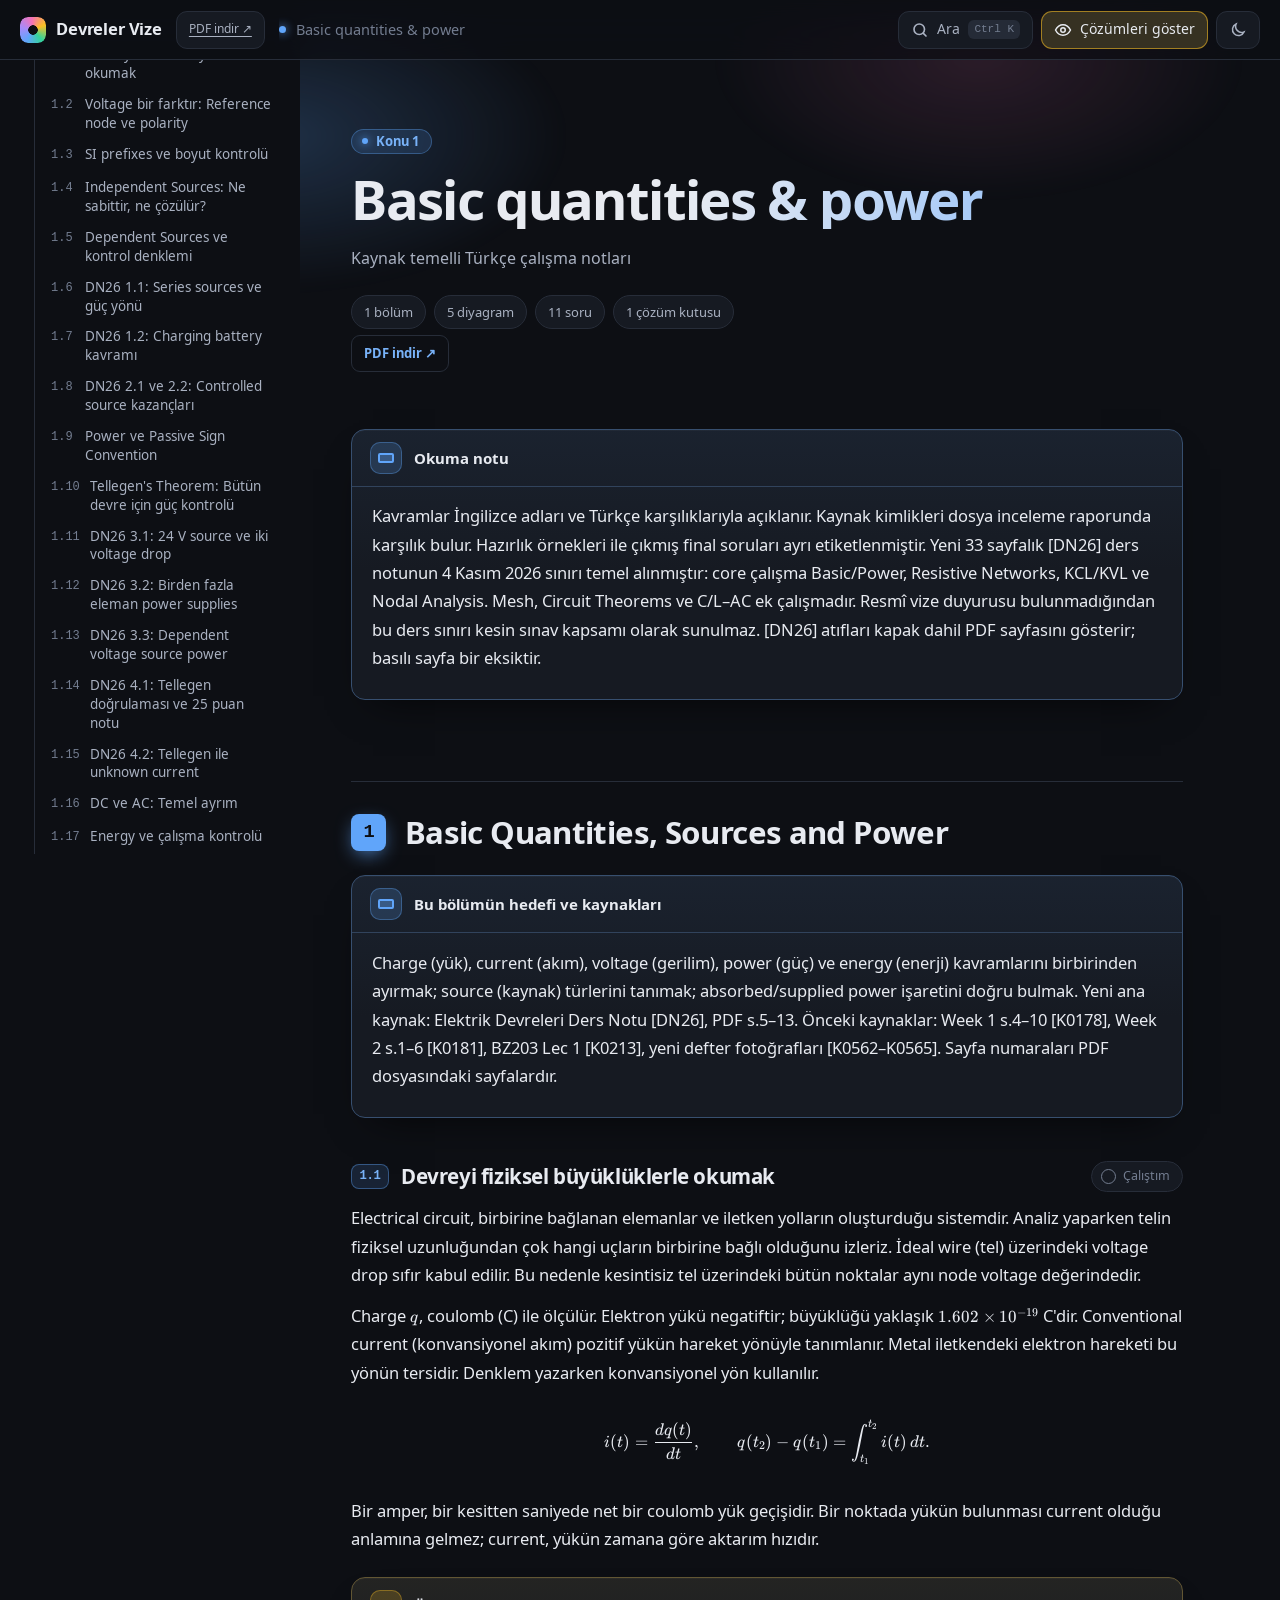
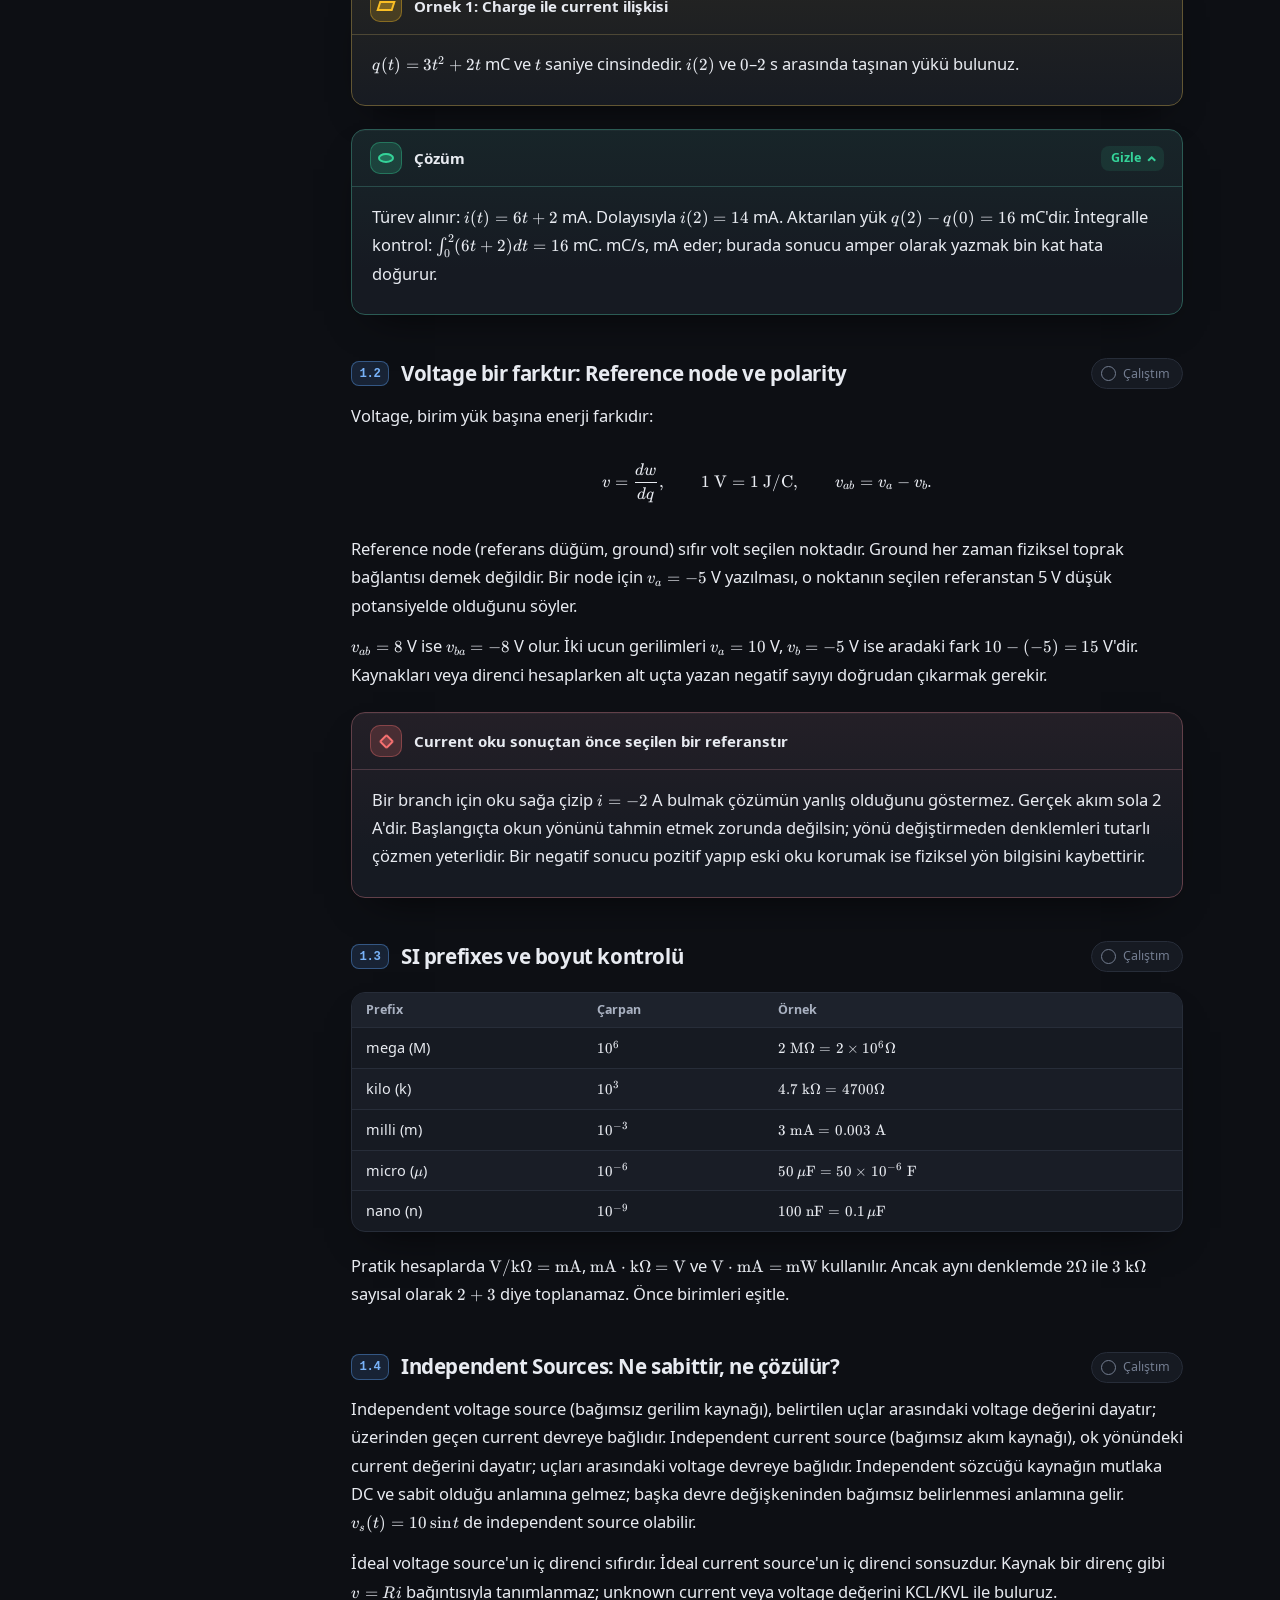
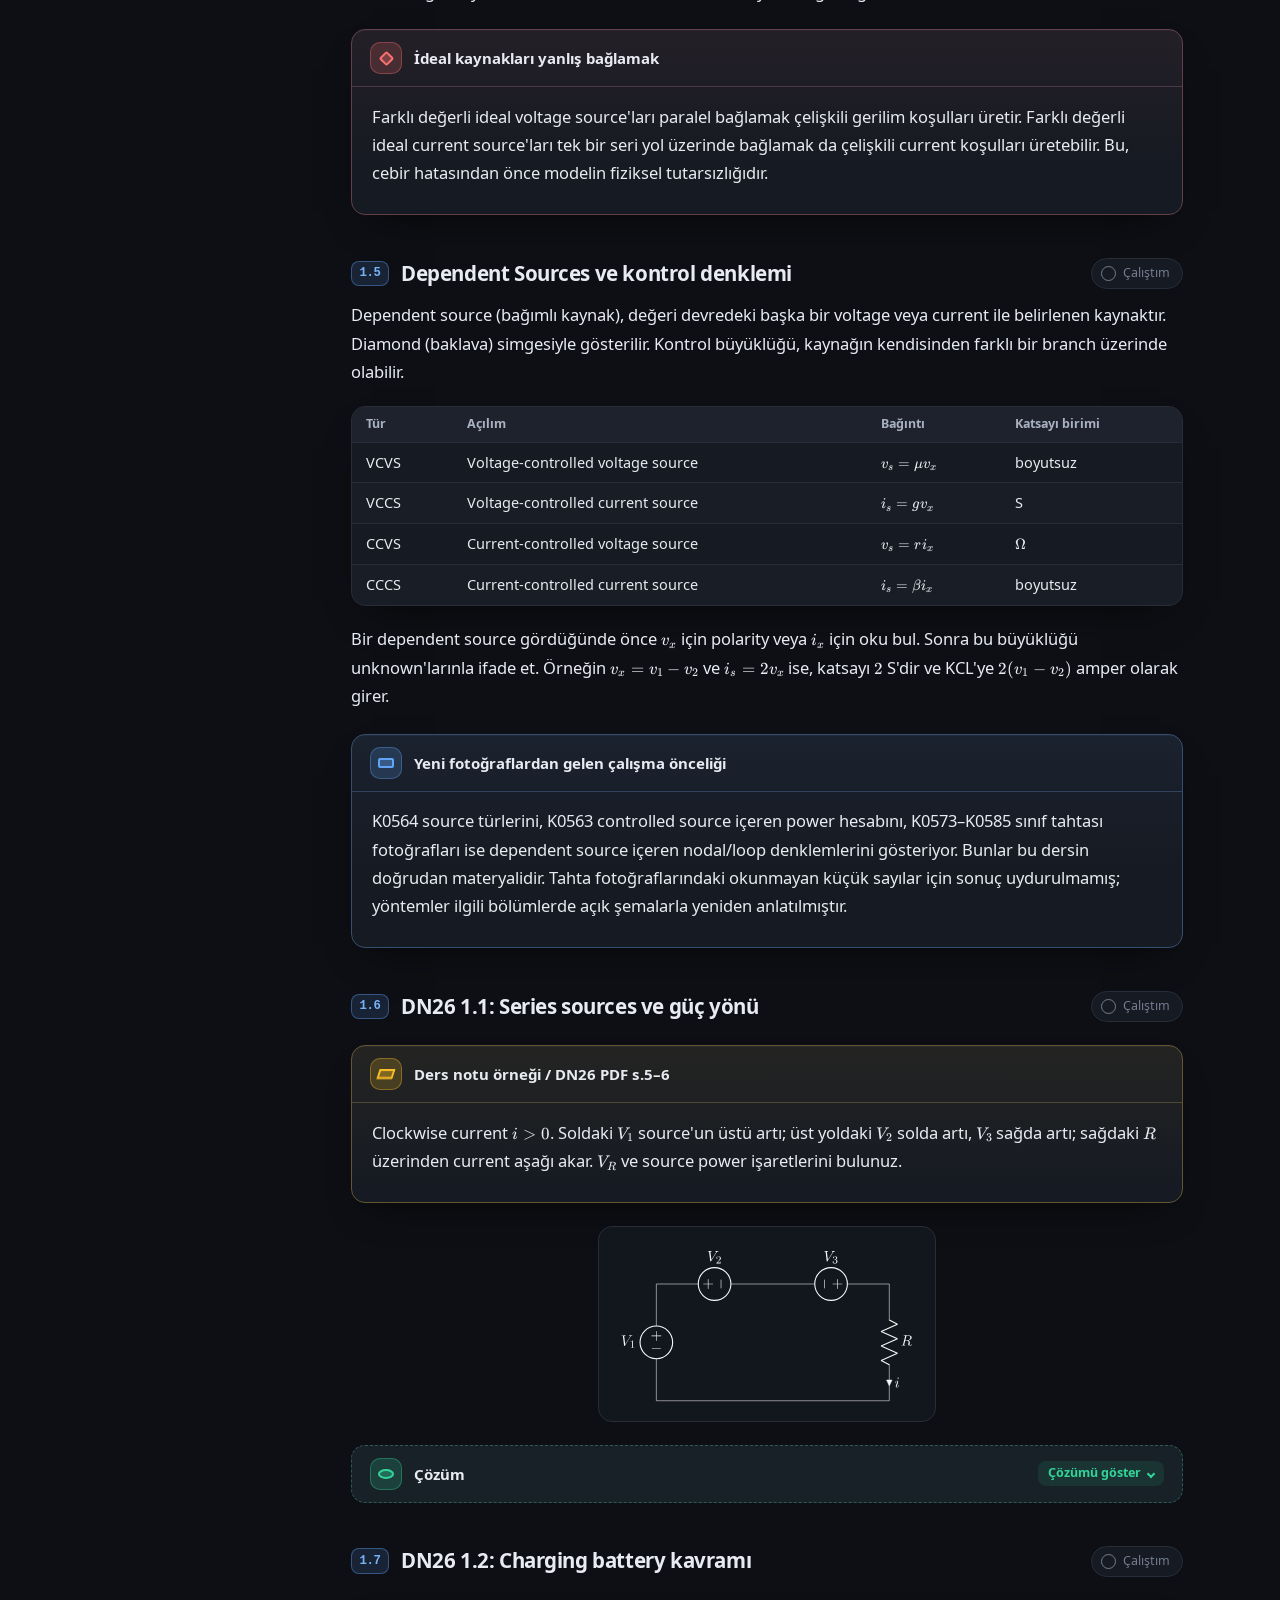
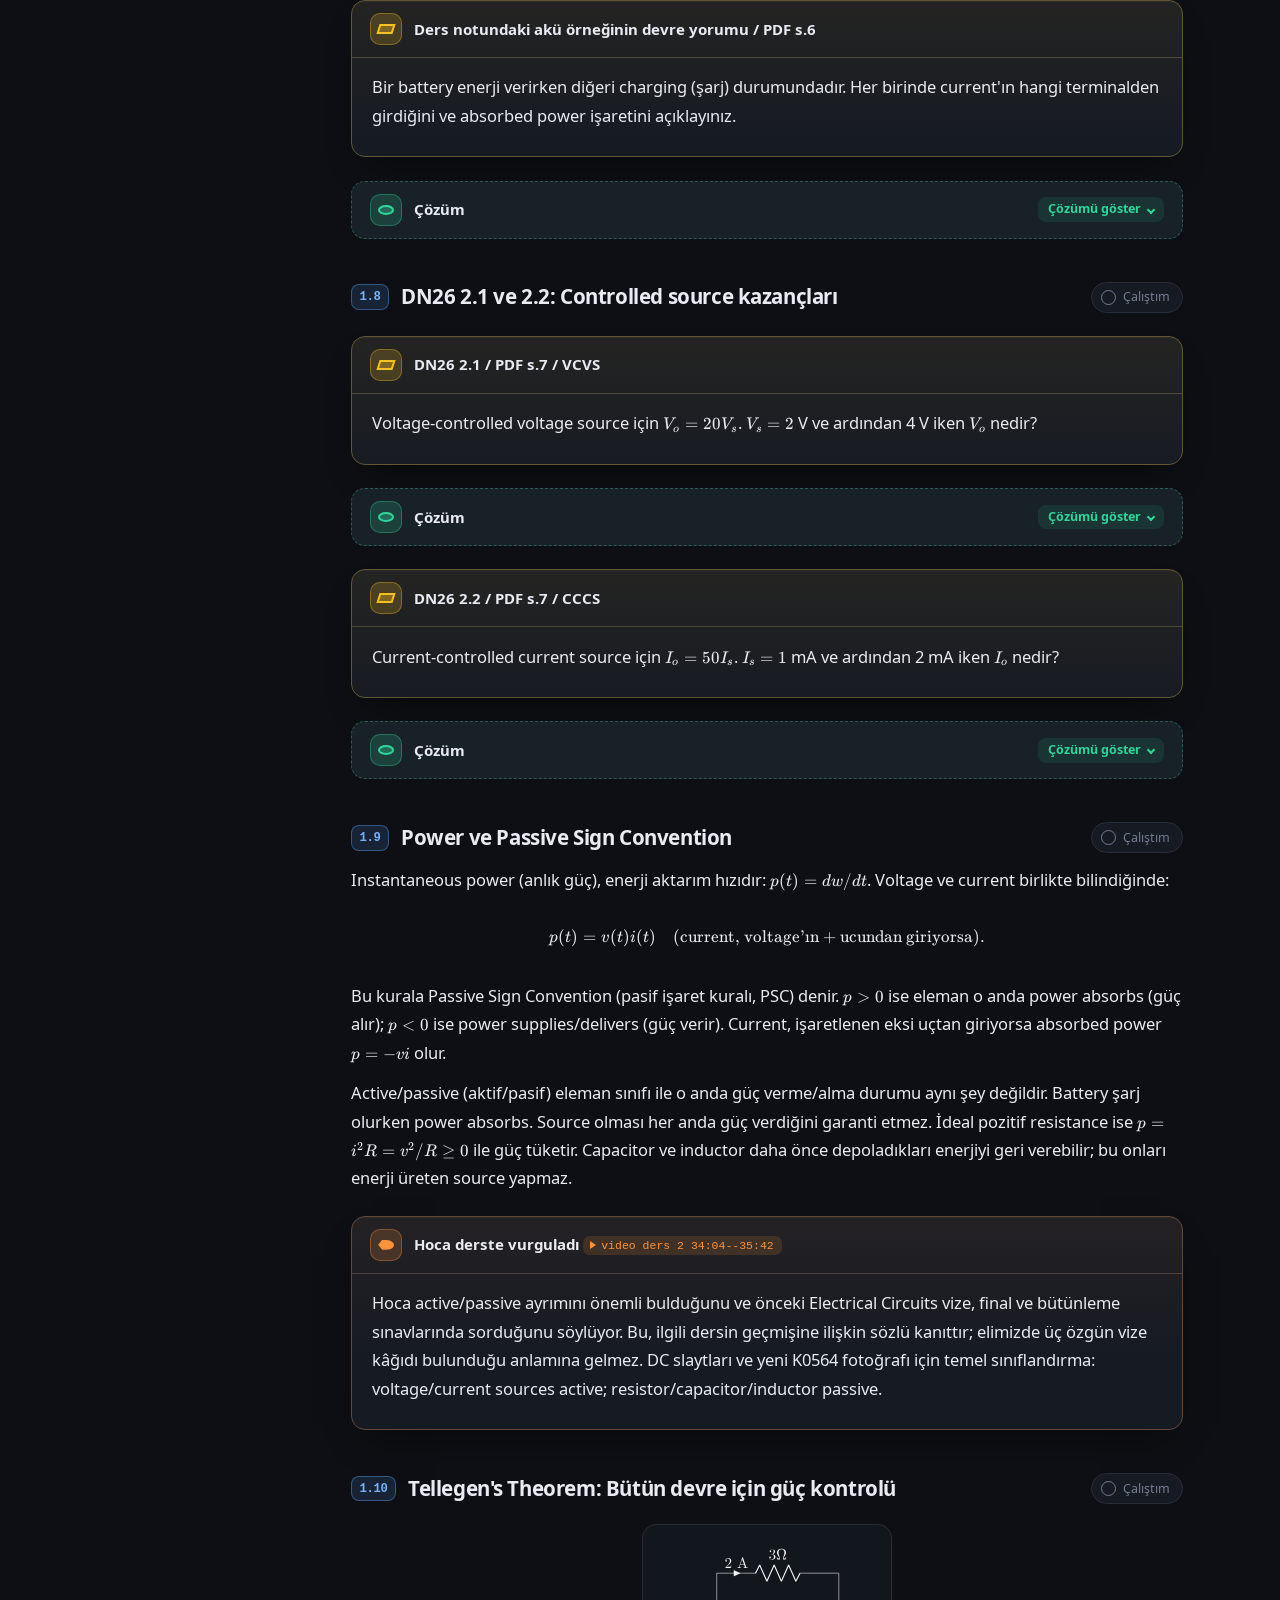
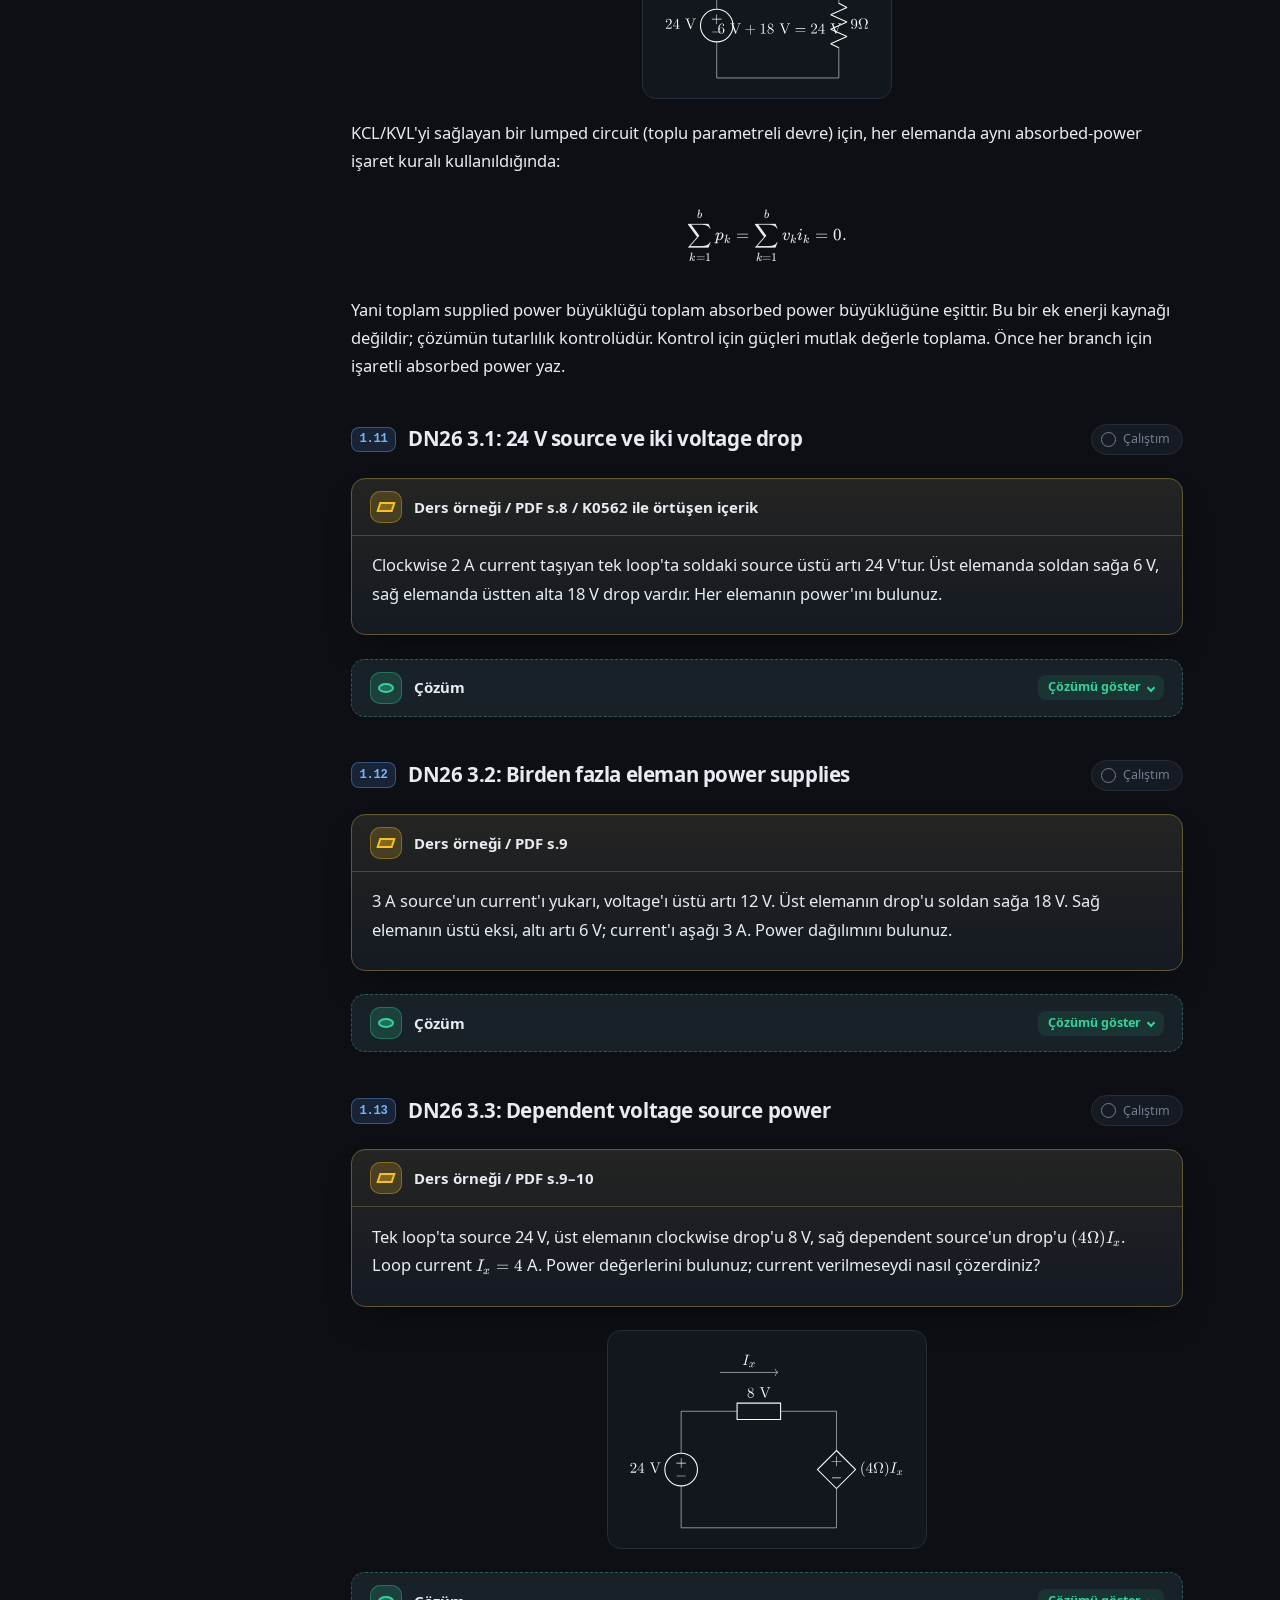
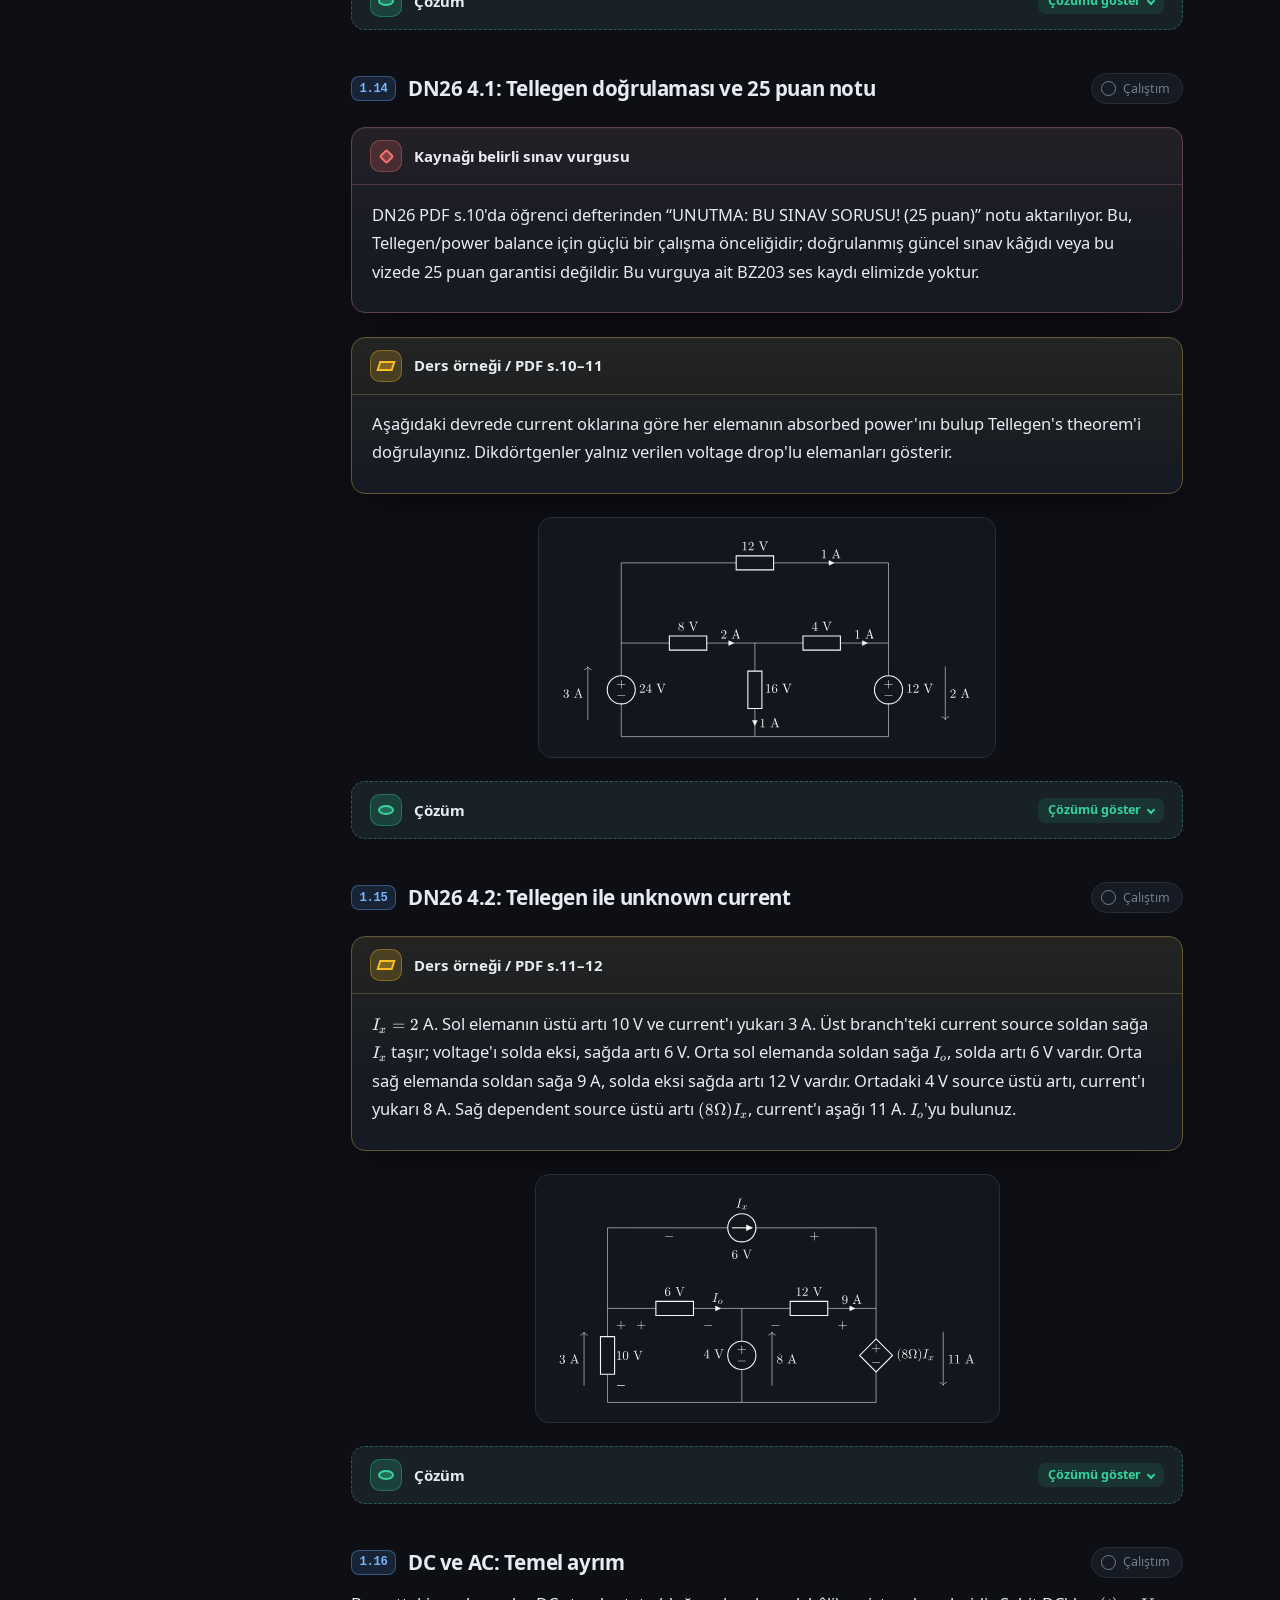
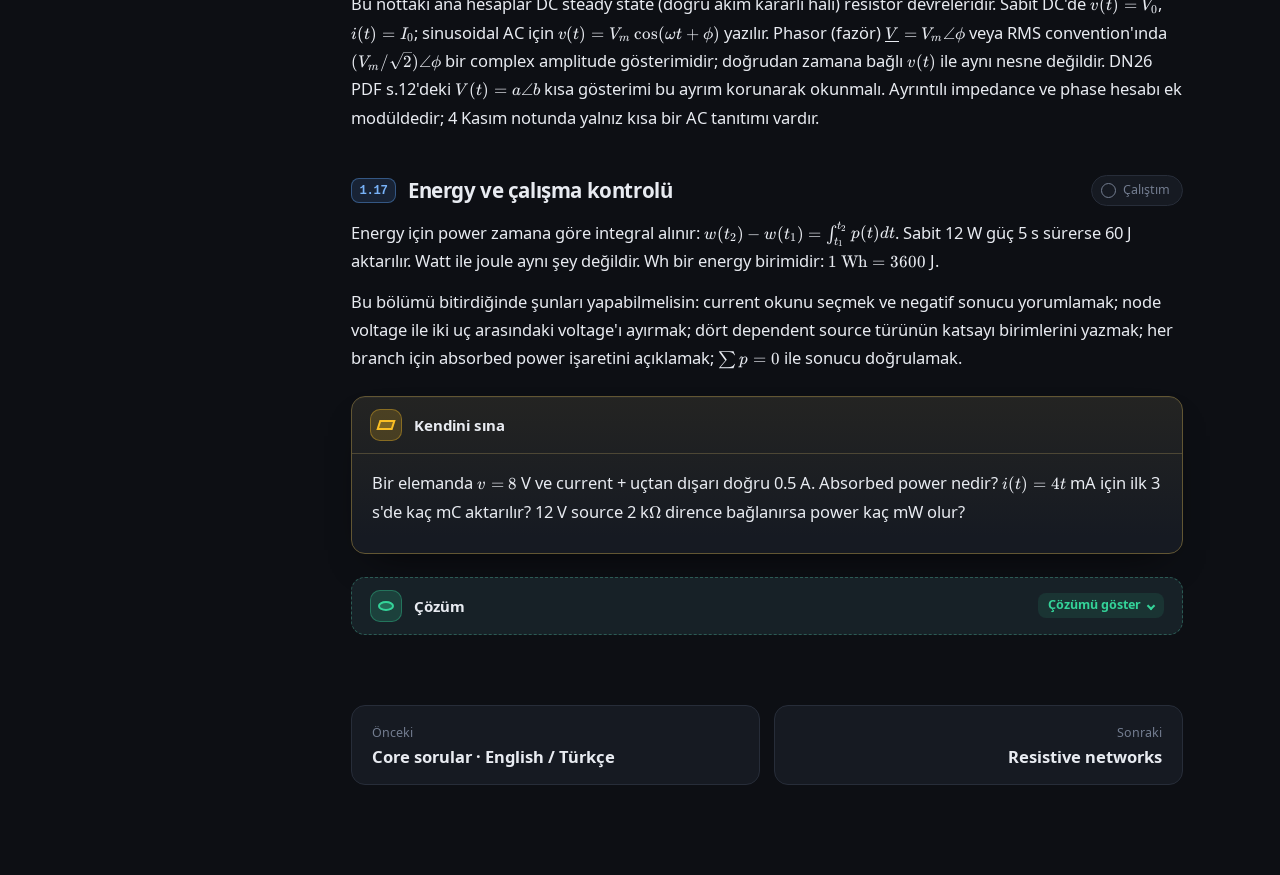
<file: html/konu-01-temeller.html>
<!doctype html>
<html lang="tr">
<head>
<meta charset="utf-8">
<meta name="viewport" content="width=device-width, initial-scale=1">
<title>Basic quantities &amp; power | Devreler Vize</title>
<script>var t='dark';try{t=localStorage.getItem('ecircuits:theme')||'dark';}catch(e){}document.documentElement.dataset.theme=t;</script>

<link rel="stylesheet" href="assets/katex/katex.min.css">
<link rel="stylesheet" href="assets/style.css">

<link rel="stylesheet" href="assets/electrical.css"></head>
<body class="doc g-konu" data-page="konu-01-temeller" data-group="konu" data-unit="h3" data-title="Basic quantities &amp; power" style="--accent:#60A5FA">
<div class="readbar"><span></span></div>
<header class="topbar">
  <button class="tb-btn menu" id="menuBtn" type="button" aria-label="İçindekiler"><span class="ic ic-menu"></span></button>
  <a class="brand" href="../index.html"><span class="brand-dot"></span>Devreler Vize</a>
  <a class="tb-btn" href="../pdf/03_Basic_Quantities_Power.pdf" target="_blank" rel="noopener">PDF indir ↗</a><span class="crumb">Basic quantities &amp; power</span>
  <div class="tb-actions">
    <button class="tb-btn sbtn" id="searchBtn" type="button"><span class="ic ic-search"></span><span class="lbl">Ara</span><kbd>Ctrl K</kbd></button>
    <button class="tb-btn" id="quizBtn" type="button" title="Bütün çözümleri aç veya kapat"><span class="ic ic-eye"></span><span class="lbl">Çözümleri göster</span></button>
    <button class="tb-btn" id="themeBtn" type="button" aria-label="Tema değiştir"><span class="ic ic-theme"></span></button>
  </div>
</header>
<div class="layout">
  <aside class="toc" id="toc">
    <div class="toc-head">
      <span>İçindekiler</span>
      <span class="toc-prog"><b id="pgDone">0</b>/<b id="pgAll">17</b> başlık çalışıldı</span>
      <span class="meter"><i id="pgBar"></i></span>
    </div>
    <nav><ol class="toc-l"><li class="t2"><a href="#basic-quantities-sources-and-power"><span class="tn">1</span><span>Basic Quantities, Sources and Power</span></a><ol class="toc-s"><li class="t3"><a href="#basic-quantities-sources-and-power-devreyi-fiziksel-buyukluklerle-okumak"><span class="tn">1.1</span><span>Devreyi fiziksel büyüklüklerle okumak</span></a></li><li class="t3"><a href="#basic-quantities-sources-and-power-voltage-bir-farktir-reference-node-ve-polarity"><span class="tn">1.2</span><span>Voltage bir farktır: Reference node ve polarity</span></a></li><li class="t3"><a href="#basic-quantities-sources-and-power-si-prefixes-ve-boyut-kontrolu"><span class="tn">1.3</span><span>SI prefixes ve boyut kontrolü</span></a></li><li class="t3"><a href="#basic-quantities-sources-and-power-independent-sources-ne-sabittir-ne-cozulur"><span class="tn">1.4</span><span>Independent Sources: Ne sabittir, ne çözülür?</span></a></li><li class="t3"><a href="#basic-quantities-sources-and-power-dependent-sources-ve-kontrol-denklemi"><span class="tn">1.5</span><span>Dependent Sources ve kontrol denklemi</span></a></li><li class="t3"><a href="#basic-quantities-sources-and-power-dn26-1-1-series-sources-ve-guc-yonu"><span class="tn">1.6</span><span>DN26 1.1: Series sources ve güç yönü</span></a></li><li class="t3"><a href="#basic-quantities-sources-and-power-dn26-1-2-charging-battery-kavrami"><span class="tn">1.7</span><span>DN26 1.2: Charging battery kavramı</span></a></li><li class="t3"><a href="#basic-quantities-sources-and-power-dn26-2-1-ve-2-2-controlled-source-kazanclari"><span class="tn">1.8</span><span>DN26 2.1 ve 2.2: Controlled source kazançları</span></a></li><li class="t3"><a href="#basic-quantities-sources-and-power-power-ve-passive-sign-convention"><span class="tn">1.9</span><span>Power ve Passive Sign Convention</span></a></li><li class="t3"><a href="#basic-quantities-sources-and-power-tellegen-s-theorem-butun-devre-icin-guc-kontrolu"><span class="tn">1.10</span><span>Tellegen's Theorem: Bütün devre için güç kontrolü</span></a></li><li class="t3"><a href="#basic-quantities-sources-and-power-dn26-3-1-24-v-source-ve-iki-voltage-drop"><span class="tn">1.11</span><span>DN26 3.1: 24 V source ve iki voltage drop</span></a></li><li class="t3"><a href="#basic-quantities-sources-and-power-dn26-3-2-birden-fazla-eleman-power-supplies"><span class="tn">1.12</span><span>DN26 3.2: Birden fazla eleman power supplies</span></a></li><li class="t3"><a href="#basic-quantities-sources-and-power-dn26-3-3-dependent-voltage-source-power"><span class="tn">1.13</span><span>DN26 3.3: Dependent voltage source power</span></a></li><li class="t3"><a href="#basic-quantities-sources-and-power-dn26-4-1-tellegen-dogrulamasi-ve-25-puan-notu"><span class="tn">1.14</span><span>DN26 4.1: Tellegen doğrulaması ve 25 puan notu</span></a></li><li class="t3"><a href="#basic-quantities-sources-and-power-dn26-4-2-tellegen-ile-unknown-current"><span class="tn">1.15</span><span>DN26 4.2: Tellegen ile unknown current</span></a></li><li class="t3"><a href="#basic-quantities-sources-and-power-dc-ve-ac-temel-ayrim"><span class="tn">1.16</span><span>DC ve AC: Temel ayrım</span></a></li><li class="t3"><a href="#basic-quantities-sources-and-power-energy-ve-calisma-kontrolu"><span class="tn">1.17</span><span>Energy ve çalışma kontrolü</span></a></li></ol></li></ol></nav>
  </aside>
  <main class="content" id="content">
    <header class="doc-hero">
      <p class="kicker">Konu 1</p>
      <h1>Basic quantities &amp; power</h1>
      <p class="byline">Kaynak temelli Türkçe çalışma notları</p>
      <ul class="chips"><li>1 bölüm</li><li>5 diyagram</li><li>11 soru</li><li>1 çözüm kutusu</li></ul><a class="doc-download" href="../pdf/03_Basic_Quantities_Power.pdf" target="_blank" rel="noopener">PDF indir ↗</a>
    </header>
    <article class="prose">
<section class="box box-bilgi"><div class="box-h"><i class="shape s-islem"></i><span class="bt">Okuma notu</span></div><div class="box-b"><p>Kavramlar İngilizce adları ve Türkçe karşılıklarıyla açıklanır. Kaynak kimlikleri dosya inceleme raporunda karşılık bulur. Hazırlık örnekleri ile çıkmış final soruları ayrı etiketlenmiştir. Yeni 33 sayfalık [DN26] ders notunun 4 Kasım 2026 sınırı temel alınmıştır: core çalışma Basic/Power, Resistive Networks, KCL/KVL ve Nodal Analysis. Mesh, Circuit Theorems ve C/L–AC ek çalışmadır. Resmî vize duyurusu bulunmadığından bu ders sınırı kesin sınav kapsamı olarak sunulmaz. [DN26] atıfları kapak dahil PDF sayfasını gösterir; basılı sayfa bir eksiktir.</p></div></section>
<h2 id="basic-quantities-sources-and-power" class="h"><span class="num">1</span><span class="ht">Basic Quantities, Sources and Power</span></h2>
<section class="box box-bilgi"><div class="box-h"><i class="shape s-islem"></i><span class="bt">Bu bölümün hedefi ve kaynakları</span></div><div class="box-b"><p>Charge (yük), current (akım), voltage (gerilim), power (güç) ve energy (enerji) kavramlarını birbirinden ayırmak; source (kaynak) türlerini tanımak; absorbed/supplied power işaretini doğru bulmak. Yeni ana kaynak: Elektrik Devreleri Ders Notu [DN26], PDF s.5–13. Önceki kaynaklar: Week 1 s.4–10 [K0178], Week 2 s.1–6 [K0181], BZ203 Lec 1 [K0213], yeni defter fotoğrafları [K0562–K0565]. Sayfa numaraları PDF dosyasındaki sayfalardır.</p></div></section>
<h3 id="basic-quantities-sources-and-power-devreyi-fiziksel-buyukluklerle-okumak" class="h"><span class="num">1.1</span><span class="ht">Devreyi fiziksel büyüklüklerle okumak</span></h3>
<p>Electrical circuit, birbirine bağlanan elemanlar ve iletken yolların oluşturduğu sistemdir. Analiz yaparken telin fiziksel uzunluğundan çok hangi uçların birbirine bağlı olduğunu izleriz. İdeal wire (tel) üzerindeki voltage drop sıfır kabul edilir. Bu nedenle kesintisiz tel üzerindeki bütün noktalar aynı node voltage değerindedir.</p>
<p>Charge <span class="katex"><span class="katex-mathml"><math xmlns="http://www.w3.org/1998/Math/MathML"><semantics><mrow><mi>q</mi></mrow><annotation encoding="application/x-tex">q</annotation></semantics></math></span><span class="katex-html" aria-hidden="true"><span class="base"><span class="strut" style="height:0.625em;vertical-align:-0.1944em;"></span><span class="mord mathnormal" style="margin-right:0.03588em;">q</span></span></span></span>, coulomb (C) ile ölçülür. Elektron yükü negatiftir; büyüklüğü yaklaşık <span class="katex"><span class="katex-mathml"><math xmlns="http://www.w3.org/1998/Math/MathML"><semantics><mrow><mn>1.602</mn><mo>×</mo><mn>1</mn><msup><mn>0</mn><mrow><mo>−</mo><mn>19</mn></mrow></msup></mrow><annotation encoding="application/x-tex">1.602\times 10^{-19}</annotation></semantics></math></span><span class="katex-html" aria-hidden="true"><span class="base"><span class="strut" style="height:0.7278em;vertical-align:-0.0833em;"></span><span class="mord">1.602</span><span class="mspace" style="margin-right:0.2222em;"></span><span class="mbin">×</span><span class="mspace" style="margin-right:0.2222em;"></span></span><span class="base"><span class="strut" style="height:0.8141em;"></span><span class="mord">1</span><span class="mord"><span class="mord">0</span><span class="msupsub"><span class="vlist-t"><span class="vlist-r"><span class="vlist" style="height:0.8141em;"><span style="top:-3.063em;margin-right:0.05em;"><span class="pstrut" style="height:2.7em;"></span><span class="sizing reset-size6 size3 mtight"><span class="mord mtight"><span class="mord mtight">−</span><span class="mord mtight">19</span></span></span></span></span></span></span></span></span></span></span></span> C'dir. Conventional current (konvansiyonel akım) pozitif yükün hareket yönüyle tanımlanır. Metal iletkendeki elektron hareketi bu yönün tersidir. Denklem yazarken konvansiyonel yön kullanılır.</p>
<div class="mathd"><span class="katex-display"><span class="katex"><span class="katex-mathml"><math xmlns="http://www.w3.org/1998/Math/MathML" display="block"><semantics><mrow><mi>i</mi><mo stretchy="false">(</mo><mi>t</mi><mo stretchy="false">)</mo><mo>=</mo><mfrac><mrow><mi>d</mi><mi>q</mi><mo stretchy="false">(</mo><mi>t</mi><mo stretchy="false">)</mo></mrow><mrow><mi>d</mi><mi>t</mi></mrow></mfrac><mo separator="true">,</mo><mspace width="2em"/><mi>q</mi><mo stretchy="false">(</mo><msub><mi>t</mi><mn>2</mn></msub><mo stretchy="false">)</mo><mo>−</mo><mi>q</mi><mo stretchy="false">(</mo><msub><mi>t</mi><mn>1</mn></msub><mo stretchy="false">)</mo><mo>=</mo><msubsup><mo>∫</mo><msub><mi>t</mi><mn>1</mn></msub><msub><mi>t</mi><mn>2</mn></msub></msubsup><mi>i</mi><mo stretchy="false">(</mo><mi>t</mi><mo stretchy="false">)</mo><mtext> </mtext><mi>d</mi><mi>t</mi><mi mathvariant="normal">.</mi></mrow><annotation encoding="application/x-tex">i(t)=\frac{dq(t)}{dt},\qquad q(t_2)-q(t_1)=\int_{t_1}^{t_2}i(t)\,dt.</annotation></semantics></math></span><span class="katex-html" aria-hidden="true"><span class="base"><span class="strut" style="height:1em;vertical-align:-0.25em;"></span><span class="mord mathnormal">i</span><span class="mopen">(</span><span class="mord mathnormal">t</span><span class="mclose">)</span><span class="mspace" style="margin-right:0.2778em;"></span><span class="mrel">=</span><span class="mspace" style="margin-right:0.2778em;"></span></span><span class="base"><span class="strut" style="height:2.113em;vertical-align:-0.686em;"></span><span class="mord"><span class="mopen nulldelimiter"></span><span class="mfrac"><span class="vlist-t vlist-t2"><span class="vlist-r"><span class="vlist" style="height:1.427em;"><span style="top:-2.314em;"><span class="pstrut" style="height:3em;"></span><span class="mord"><span class="mord mathnormal">d</span><span class="mord mathnormal">t</span></span></span><span style="top:-3.23em;"><span class="pstrut" style="height:3em;"></span><span class="frac-line" style="border-bottom-width:0.04em;"></span></span><span style="top:-3.677em;"><span class="pstrut" style="height:3em;"></span><span class="mord"><span class="mord mathnormal">d</span><span class="mord mathnormal" style="margin-right:0.03588em;">q</span><span class="mopen">(</span><span class="mord mathnormal">t</span><span class="mclose">)</span></span></span></span><span class="vlist-s">​</span></span><span class="vlist-r"><span class="vlist" style="height:0.686em;"><span></span></span></span></span></span><span class="mclose nulldelimiter"></span></span><span class="mpunct">,</span><span class="mspace" style="margin-right:2em;"></span><span class="mspace" style="margin-right:0.1667em;"></span><span class="mord mathnormal" style="margin-right:0.03588em;">q</span><span class="mopen">(</span><span class="mord"><span class="mord mathnormal">t</span><span class="msupsub"><span class="vlist-t vlist-t2"><span class="vlist-r"><span class="vlist" style="height:0.3011em;"><span style="top:-2.55em;margin-left:0em;margin-right:0.05em;"><span class="pstrut" style="height:2.7em;"></span><span class="sizing reset-size6 size3 mtight"><span class="mord mtight">2</span></span></span></span><span class="vlist-s">​</span></span><span class="vlist-r"><span class="vlist" style="height:0.15em;"><span></span></span></span></span></span></span><span class="mclose">)</span><span class="mspace" style="margin-right:0.2222em;"></span><span class="mbin">−</span><span class="mspace" style="margin-right:0.2222em;"></span></span><span class="base"><span class="strut" style="height:1em;vertical-align:-0.25em;"></span><span class="mord mathnormal" style="margin-right:0.03588em;">q</span><span class="mopen">(</span><span class="mord"><span class="mord mathnormal">t</span><span class="msupsub"><span class="vlist-t vlist-t2"><span class="vlist-r"><span class="vlist" style="height:0.3011em;"><span style="top:-2.55em;margin-left:0em;margin-right:0.05em;"><span class="pstrut" style="height:2.7em;"></span><span class="sizing reset-size6 size3 mtight"><span class="mord mtight">1</span></span></span></span><span class="vlist-s">​</span></span><span class="vlist-r"><span class="vlist" style="height:0.15em;"><span></span></span></span></span></span></span><span class="mclose">)</span><span class="mspace" style="margin-right:0.2778em;"></span><span class="mrel">=</span><span class="mspace" style="margin-right:0.2778em;"></span></span><span class="base"><span class="strut" style="height:2.5555em;vertical-align:-1.012em;"></span><span class="mop"><span class="mop op-symbol large-op" style="margin-right:0.44445em;position:relative;top:-0.0011em;">∫</span><span class="msupsub"><span class="vlist-t vlist-t2"><span class="vlist-r"><span class="vlist" style="height:1.5435em;"><span style="top:-1.7881em;margin-left:-0.4445em;margin-right:0.05em;"><span class="pstrut" style="height:2.7em;"></span><span class="sizing reset-size6 size3 mtight"><span class="mord mtight"><span class="mord mtight"><span class="mord mathnormal mtight">t</span><span class="msupsub"><span class="vlist-t vlist-t2"><span class="vlist-r"><span class="vlist" style="height:0.3173em;"><span style="top:-2.357em;margin-left:0em;margin-right:0.0714em;"><span class="pstrut" style="height:2.5em;"></span><span class="sizing reset-size3 size1 mtight"><span class="mord mtight">1</span></span></span></span><span class="vlist-s">​</span></span><span class="vlist-r"><span class="vlist" style="height:0.143em;"><span></span></span></span></span></span></span></span></span></span><span style="top:-3.8129em;margin-right:0.05em;"><span class="pstrut" style="height:2.7em;"></span><span class="sizing reset-size6 size3 mtight"><span class="mord mtight"><span class="mord mtight"><span class="mord mathnormal mtight">t</span><span class="msupsub"><span class="vlist-t vlist-t2"><span class="vlist-r"><span class="vlist" style="height:0.3173em;"><span style="top:-2.357em;margin-left:0em;margin-right:0.0714em;"><span class="pstrut" style="height:2.5em;"></span><span class="sizing reset-size3 size1 mtight"><span class="mord mtight">2</span></span></span></span><span class="vlist-s">​</span></span><span class="vlist-r"><span class="vlist" style="height:0.143em;"><span></span></span></span></span></span></span></span></span></span></span><span class="vlist-s">​</span></span><span class="vlist-r"><span class="vlist" style="height:1.012em;"><span></span></span></span></span></span></span><span class="mspace" style="margin-right:0.1667em;"></span><span class="mord mathnormal">i</span><span class="mopen">(</span><span class="mord mathnormal">t</span><span class="mclose">)</span><span class="mspace" style="margin-right:0.1667em;"></span><span class="mord mathnormal">d</span><span class="mord mathnormal">t</span><span class="mord">.</span></span></span></span></span></div>
<p>Bir amper, bir kesitten saniyede net bir coulomb yük geçişidir. Bir noktada yükün bulunması current olduğu anlamına gelmez; current, yükün zamana göre aktarım hızıdır.</p>
<section class="box box-soru" id="soru-1"><div class="box-h"><i class="shape s-giris"></i><span class="bt">Örnek 1: Charge ile current ilişkisi</span></div><div class="box-b"><p><span class="katex"><span class="katex-mathml"><math xmlns="http://www.w3.org/1998/Math/MathML"><semantics><mrow><mi>q</mi><mo stretchy="false">(</mo><mi>t</mi><mo stretchy="false">)</mo><mo>=</mo><mn>3</mn><msup><mi>t</mi><mn>2</mn></msup><mo>+</mo><mn>2</mn><mi>t</mi></mrow><annotation encoding="application/x-tex">q(t)=3 t^2+2 t</annotation></semantics></math></span><span class="katex-html" aria-hidden="true"><span class="base"><span class="strut" style="height:1em;vertical-align:-0.25em;"></span><span class="mord mathnormal" style="margin-right:0.03588em;">q</span><span class="mopen">(</span><span class="mord mathnormal">t</span><span class="mclose">)</span><span class="mspace" style="margin-right:0.2778em;"></span><span class="mrel">=</span><span class="mspace" style="margin-right:0.2778em;"></span></span><span class="base"><span class="strut" style="height:0.8974em;vertical-align:-0.0833em;"></span><span class="mord">3</span><span class="mord"><span class="mord mathnormal">t</span><span class="msupsub"><span class="vlist-t"><span class="vlist-r"><span class="vlist" style="height:0.8141em;"><span style="top:-3.063em;margin-right:0.05em;"><span class="pstrut" style="height:2.7em;"></span><span class="sizing reset-size6 size3 mtight"><span class="mord mtight">2</span></span></span></span></span></span></span></span><span class="mspace" style="margin-right:0.2222em;"></span><span class="mbin">+</span><span class="mspace" style="margin-right:0.2222em;"></span></span><span class="base"><span class="strut" style="height:0.6444em;"></span><span class="mord">2</span><span class="mord mathnormal">t</span></span></span></span> mC ve <span class="katex"><span class="katex-mathml"><math xmlns="http://www.w3.org/1998/Math/MathML"><semantics><mrow><mi>t</mi></mrow><annotation encoding="application/x-tex">t</annotation></semantics></math></span><span class="katex-html" aria-hidden="true"><span class="base"><span class="strut" style="height:0.6151em;"></span><span class="mord mathnormal">t</span></span></span></span> saniye cinsindedir. <span class="katex"><span class="katex-mathml"><math xmlns="http://www.w3.org/1998/Math/MathML"><semantics><mrow><mi>i</mi><mo stretchy="false">(</mo><mn>2</mn><mo stretchy="false">)</mo></mrow><annotation encoding="application/x-tex">i(2)</annotation></semantics></math></span><span class="katex-html" aria-hidden="true"><span class="base"><span class="strut" style="height:1em;vertical-align:-0.25em;"></span><span class="mord mathnormal">i</span><span class="mopen">(</span><span class="mord">2</span><span class="mclose">)</span></span></span></span> ve <span class="katex"><span class="katex-mathml"><math xmlns="http://www.w3.org/1998/Math/MathML"><semantics><mrow><mn>0</mn></mrow><annotation encoding="application/x-tex">0</annotation></semantics></math></span><span class="katex-html" aria-hidden="true"><span class="base"><span class="strut" style="height:0.6444em;"></span><span class="mord">0</span></span></span></span>–<span class="katex"><span class="katex-mathml"><math xmlns="http://www.w3.org/1998/Math/MathML"><semantics><mrow><mn>2</mn></mrow><annotation encoding="application/x-tex">2</annotation></semantics></math></span><span class="katex-html" aria-hidden="true"><span class="base"><span class="strut" style="height:0.6444em;"></span><span class="mord">2</span></span></span></span> s arasında taşınan yükü bulunuz.</p></div></section>
<details class="box box-cevap" open><summary class="box-h"><i class="shape s-basla"></i><span class="bt">Çözüm</span><span class="tog" aria-hidden="true"></span></summary><div class="box-b"><p>Türev alınır: <span class="katex"><span class="katex-mathml"><math xmlns="http://www.w3.org/1998/Math/MathML"><semantics><mrow><mi>i</mi><mo stretchy="false">(</mo><mi>t</mi><mo stretchy="false">)</mo><mo>=</mo><mn>6</mn><mi>t</mi><mo>+</mo><mn>2</mn></mrow><annotation encoding="application/x-tex">i(t)=6 t+2</annotation></semantics></math></span><span class="katex-html" aria-hidden="true"><span class="base"><span class="strut" style="height:1em;vertical-align:-0.25em;"></span><span class="mord mathnormal">i</span><span class="mopen">(</span><span class="mord mathnormal">t</span><span class="mclose">)</span><span class="mspace" style="margin-right:0.2778em;"></span><span class="mrel">=</span><span class="mspace" style="margin-right:0.2778em;"></span></span><span class="base"><span class="strut" style="height:0.7278em;vertical-align:-0.0833em;"></span><span class="mord">6</span><span class="mord mathnormal">t</span><span class="mspace" style="margin-right:0.2222em;"></span><span class="mbin">+</span><span class="mspace" style="margin-right:0.2222em;"></span></span><span class="base"><span class="strut" style="height:0.6444em;"></span><span class="mord">2</span></span></span></span> mA. Dolayısıyla <span class="katex"><span class="katex-mathml"><math xmlns="http://www.w3.org/1998/Math/MathML"><semantics><mrow><mi>i</mi><mo stretchy="false">(</mo><mn>2</mn><mo stretchy="false">)</mo><mo>=</mo><mn>14</mn></mrow><annotation encoding="application/x-tex">i(2)=14</annotation></semantics></math></span><span class="katex-html" aria-hidden="true"><span class="base"><span class="strut" style="height:1em;vertical-align:-0.25em;"></span><span class="mord mathnormal">i</span><span class="mopen">(</span><span class="mord">2</span><span class="mclose">)</span><span class="mspace" style="margin-right:0.2778em;"></span><span class="mrel">=</span><span class="mspace" style="margin-right:0.2778em;"></span></span><span class="base"><span class="strut" style="height:0.6444em;"></span><span class="mord">14</span></span></span></span> mA. Aktarılan yük <span class="katex"><span class="katex-mathml"><math xmlns="http://www.w3.org/1998/Math/MathML"><semantics><mrow><mi>q</mi><mo stretchy="false">(</mo><mn>2</mn><mo stretchy="false">)</mo><mo>−</mo><mi>q</mi><mo stretchy="false">(</mo><mn>0</mn><mo stretchy="false">)</mo><mo>=</mo><mn>16</mn></mrow><annotation encoding="application/x-tex">q(2)-q(0)=16</annotation></semantics></math></span><span class="katex-html" aria-hidden="true"><span class="base"><span class="strut" style="height:1em;vertical-align:-0.25em;"></span><span class="mord mathnormal" style="margin-right:0.03588em;">q</span><span class="mopen">(</span><span class="mord">2</span><span class="mclose">)</span><span class="mspace" style="margin-right:0.2222em;"></span><span class="mbin">−</span><span class="mspace" style="margin-right:0.2222em;"></span></span><span class="base"><span class="strut" style="height:1em;vertical-align:-0.25em;"></span><span class="mord mathnormal" style="margin-right:0.03588em;">q</span><span class="mopen">(</span><span class="mord">0</span><span class="mclose">)</span><span class="mspace" style="margin-right:0.2778em;"></span><span class="mrel">=</span><span class="mspace" style="margin-right:0.2778em;"></span></span><span class="base"><span class="strut" style="height:0.6444em;"></span><span class="mord">16</span></span></span></span> mC'dir. İntegralle kontrol: <span class="katex"><span class="katex-mathml"><math xmlns="http://www.w3.org/1998/Math/MathML"><semantics><mrow><msubsup><mo>∫</mo><mn>0</mn><mn>2</mn></msubsup><mo stretchy="false">(</mo><mn>6</mn><mi>t</mi><mo>+</mo><mn>2</mn><mo stretchy="false">)</mo><mi>d</mi><mi>t</mi><mo>=</mo><mn>16</mn></mrow><annotation encoding="application/x-tex">\int_0^2(6 t+2)dt=16</annotation></semantics></math></span><span class="katex-html" aria-hidden="true"><span class="base"><span class="strut" style="height:1.3648em;vertical-align:-0.3558em;"></span><span class="mop"><span class="mop op-symbol small-op" style="margin-right:0.19445em;position:relative;top:-0.0006em;">∫</span><span class="msupsub"><span class="vlist-t vlist-t2"><span class="vlist-r"><span class="vlist" style="height:1.009em;"><span style="top:-2.3442em;margin-left:-0.1945em;margin-right:0.05em;"><span class="pstrut" style="height:2.7em;"></span><span class="sizing reset-size6 size3 mtight"><span class="mord mtight">0</span></span></span><span style="top:-3.2579em;margin-right:0.05em;"><span class="pstrut" style="height:2.7em;"></span><span class="sizing reset-size6 size3 mtight"><span class="mord mtight">2</span></span></span></span><span class="vlist-s">​</span></span><span class="vlist-r"><span class="vlist" style="height:0.3558em;"><span></span></span></span></span></span></span><span class="mopen">(</span><span class="mord">6</span><span class="mord mathnormal">t</span><span class="mspace" style="margin-right:0.2222em;"></span><span class="mbin">+</span><span class="mspace" style="margin-right:0.2222em;"></span></span><span class="base"><span class="strut" style="height:1em;vertical-align:-0.25em;"></span><span class="mord">2</span><span class="mclose">)</span><span class="mord mathnormal">d</span><span class="mord mathnormal">t</span><span class="mspace" style="margin-right:0.2778em;"></span><span class="mrel">=</span><span class="mspace" style="margin-right:0.2778em;"></span></span><span class="base"><span class="strut" style="height:0.6444em;"></span><span class="mord">16</span></span></span></span> mC. mC/s, mA eder; burada sonucu amper olarak yazmak bin kat hata doğurur.</p></div></details>
<h3 id="basic-quantities-sources-and-power-voltage-bir-farktir-reference-node-ve-polarity" class="h"><span class="num">1.2</span><span class="ht">Voltage bir farktır: Reference node ve polarity</span></h3>
<p>Voltage, birim yük başına enerji farkıdır:</p>
<div class="mathd"><span class="katex-display"><span class="katex"><span class="katex-mathml"><math xmlns="http://www.w3.org/1998/Math/MathML" display="block"><semantics><mrow><mi>v</mi><mo>=</mo><mfrac><mrow><mi>d</mi><mi>w</mi></mrow><mrow><mi>d</mi><mi>q</mi></mrow></mfrac><mo separator="true">,</mo><mspace width="2em"/><mn>1</mn><mtext> V</mtext><mo>=</mo><mn>1</mn><mtext> J/C</mtext><mo separator="true">,</mo><mspace width="2em"/><msub><mi>v</mi><mrow><mi>a</mi><mi>b</mi></mrow></msub><mo>=</mo><msub><mi>v</mi><mi>a</mi></msub><mo>−</mo><msub><mi>v</mi><mi>b</mi></msub><mi mathvariant="normal">.</mi></mrow><annotation encoding="application/x-tex">v=\frac{dw}{dq},\qquad 1\text{ V}=1\text{ J/C},\qquad v_{ab}=v_a-v_b.</annotation></semantics></math></span><span class="katex-html" aria-hidden="true"><span class="base"><span class="strut" style="height:0.4306em;"></span><span class="mord mathnormal" style="margin-right:0.03588em;">v</span><span class="mspace" style="margin-right:0.2778em;"></span><span class="mrel">=</span><span class="mspace" style="margin-right:0.2778em;"></span></span><span class="base"><span class="strut" style="height:2.2519em;vertical-align:-0.8804em;"></span><span class="mord"><span class="mopen nulldelimiter"></span><span class="mfrac"><span class="vlist-t vlist-t2"><span class="vlist-r"><span class="vlist" style="height:1.3714em;"><span style="top:-2.314em;"><span class="pstrut" style="height:3em;"></span><span class="mord"><span class="mord mathnormal">d</span><span class="mord mathnormal" style="margin-right:0.03588em;">q</span></span></span><span style="top:-3.23em;"><span class="pstrut" style="height:3em;"></span><span class="frac-line" style="border-bottom-width:0.04em;"></span></span><span style="top:-3.677em;"><span class="pstrut" style="height:3em;"></span><span class="mord"><span class="mord mathnormal">d</span><span class="mord mathnormal" style="margin-right:0.02691em;">w</span></span></span></span><span class="vlist-s">​</span></span><span class="vlist-r"><span class="vlist" style="height:0.8804em;"><span></span></span></span></span></span><span class="mclose nulldelimiter"></span></span><span class="mpunct">,</span><span class="mspace" style="margin-right:2em;"></span><span class="mspace" style="margin-right:0.1667em;"></span><span class="mord">1</span><span class="mord text"><span class="mord"> V</span></span><span class="mspace" style="margin-right:0.2778em;"></span><span class="mrel">=</span><span class="mspace" style="margin-right:0.2778em;"></span></span><span class="base"><span class="strut" style="height:1em;vertical-align:-0.25em;"></span><span class="mord">1</span><span class="mord text"><span class="mord"> J/C</span></span><span class="mpunct">,</span><span class="mspace" style="margin-right:2em;"></span><span class="mspace" style="margin-right:0.1667em;"></span><span class="mord"><span class="mord mathnormal" style="margin-right:0.03588em;">v</span><span class="msupsub"><span class="vlist-t vlist-t2"><span class="vlist-r"><span class="vlist" style="height:0.3361em;"><span style="top:-2.55em;margin-left:-0.0359em;margin-right:0.05em;"><span class="pstrut" style="height:2.7em;"></span><span class="sizing reset-size6 size3 mtight"><span class="mord mtight"><span class="mord mathnormal mtight">ab</span></span></span></span></span><span class="vlist-s">​</span></span><span class="vlist-r"><span class="vlist" style="height:0.15em;"><span></span></span></span></span></span></span><span class="mspace" style="margin-right:0.2778em;"></span><span class="mrel">=</span><span class="mspace" style="margin-right:0.2778em;"></span></span><span class="base"><span class="strut" style="height:0.7333em;vertical-align:-0.15em;"></span><span class="mord"><span class="mord mathnormal" style="margin-right:0.03588em;">v</span><span class="msupsub"><span class="vlist-t vlist-t2"><span class="vlist-r"><span class="vlist" style="height:0.1514em;"><span style="top:-2.55em;margin-left:-0.0359em;margin-right:0.05em;"><span class="pstrut" style="height:2.7em;"></span><span class="sizing reset-size6 size3 mtight"><span class="mord mathnormal mtight">a</span></span></span></span><span class="vlist-s">​</span></span><span class="vlist-r"><span class="vlist" style="height:0.15em;"><span></span></span></span></span></span></span><span class="mspace" style="margin-right:0.2222em;"></span><span class="mbin">−</span><span class="mspace" style="margin-right:0.2222em;"></span></span><span class="base"><span class="strut" style="height:0.5806em;vertical-align:-0.15em;"></span><span class="mord"><span class="mord mathnormal" style="margin-right:0.03588em;">v</span><span class="msupsub"><span class="vlist-t vlist-t2"><span class="vlist-r"><span class="vlist" style="height:0.3361em;"><span style="top:-2.55em;margin-left:-0.0359em;margin-right:0.05em;"><span class="pstrut" style="height:2.7em;"></span><span class="sizing reset-size6 size3 mtight"><span class="mord mathnormal mtight">b</span></span></span></span><span class="vlist-s">​</span></span><span class="vlist-r"><span class="vlist" style="height:0.15em;"><span></span></span></span></span></span></span><span class="mord">.</span></span></span></span></span></div>
<p>Reference node (referans düğüm, ground) sıfır volt seçilen noktadır. Ground her zaman fiziksel toprak bağlantısı demek değildir. Bir node için <span class="katex"><span class="katex-mathml"><math xmlns="http://www.w3.org/1998/Math/MathML"><semantics><mrow><msub><mi>v</mi><mi>a</mi></msub><mo>=</mo><mo>−</mo><mn>5</mn></mrow><annotation encoding="application/x-tex">v_a=-5</annotation></semantics></math></span><span class="katex-html" aria-hidden="true"><span class="base"><span class="strut" style="height:0.5806em;vertical-align:-0.15em;"></span><span class="mord"><span class="mord mathnormal" style="margin-right:0.03588em;">v</span><span class="msupsub"><span class="vlist-t vlist-t2"><span class="vlist-r"><span class="vlist" style="height:0.1514em;"><span style="top:-2.55em;margin-left:-0.0359em;margin-right:0.05em;"><span class="pstrut" style="height:2.7em;"></span><span class="sizing reset-size6 size3 mtight"><span class="mord mathnormal mtight">a</span></span></span></span><span class="vlist-s">​</span></span><span class="vlist-r"><span class="vlist" style="height:0.15em;"><span></span></span></span></span></span></span><span class="mspace" style="margin-right:0.2778em;"></span><span class="mrel">=</span><span class="mspace" style="margin-right:0.2778em;"></span></span><span class="base"><span class="strut" style="height:0.7278em;vertical-align:-0.0833em;"></span><span class="mord">−</span><span class="mord">5</span></span></span></span> V yazılması, o noktanın seçilen referanstan 5 V düşük potansiyelde olduğunu söyler.</p>
<p><span class="katex"><span class="katex-mathml"><math xmlns="http://www.w3.org/1998/Math/MathML"><semantics><mrow><msub><mi>v</mi><mrow><mi>a</mi><mi>b</mi></mrow></msub><mo>=</mo><mn>8</mn></mrow><annotation encoding="application/x-tex">v_{ab}=8</annotation></semantics></math></span><span class="katex-html" aria-hidden="true"><span class="base"><span class="strut" style="height:0.5806em;vertical-align:-0.15em;"></span><span class="mord"><span class="mord mathnormal" style="margin-right:0.03588em;">v</span><span class="msupsub"><span class="vlist-t vlist-t2"><span class="vlist-r"><span class="vlist" style="height:0.3361em;"><span style="top:-2.55em;margin-left:-0.0359em;margin-right:0.05em;"><span class="pstrut" style="height:2.7em;"></span><span class="sizing reset-size6 size3 mtight"><span class="mord mtight"><span class="mord mathnormal mtight">ab</span></span></span></span></span><span class="vlist-s">​</span></span><span class="vlist-r"><span class="vlist" style="height:0.15em;"><span></span></span></span></span></span></span><span class="mspace" style="margin-right:0.2778em;"></span><span class="mrel">=</span><span class="mspace" style="margin-right:0.2778em;"></span></span><span class="base"><span class="strut" style="height:0.6444em;"></span><span class="mord">8</span></span></span></span> V ise <span class="katex"><span class="katex-mathml"><math xmlns="http://www.w3.org/1998/Math/MathML"><semantics><mrow><msub><mi>v</mi><mrow><mi>b</mi><mi>a</mi></mrow></msub><mo>=</mo><mo>−</mo><mn>8</mn></mrow><annotation encoding="application/x-tex">v_{ba}=-8</annotation></semantics></math></span><span class="katex-html" aria-hidden="true"><span class="base"><span class="strut" style="height:0.5806em;vertical-align:-0.15em;"></span><span class="mord"><span class="mord mathnormal" style="margin-right:0.03588em;">v</span><span class="msupsub"><span class="vlist-t vlist-t2"><span class="vlist-r"><span class="vlist" style="height:0.3361em;"><span style="top:-2.55em;margin-left:-0.0359em;margin-right:0.05em;"><span class="pstrut" style="height:2.7em;"></span><span class="sizing reset-size6 size3 mtight"><span class="mord mtight"><span class="mord mathnormal mtight">ba</span></span></span></span></span><span class="vlist-s">​</span></span><span class="vlist-r"><span class="vlist" style="height:0.15em;"><span></span></span></span></span></span></span><span class="mspace" style="margin-right:0.2778em;"></span><span class="mrel">=</span><span class="mspace" style="margin-right:0.2778em;"></span></span><span class="base"><span class="strut" style="height:0.7278em;vertical-align:-0.0833em;"></span><span class="mord">−</span><span class="mord">8</span></span></span></span> V olur. İki ucun gerilimleri <span class="katex"><span class="katex-mathml"><math xmlns="http://www.w3.org/1998/Math/MathML"><semantics><mrow><msub><mi>v</mi><mi>a</mi></msub><mo>=</mo><mn>10</mn></mrow><annotation encoding="application/x-tex">v_a=10</annotation></semantics></math></span><span class="katex-html" aria-hidden="true"><span class="base"><span class="strut" style="height:0.5806em;vertical-align:-0.15em;"></span><span class="mord"><span class="mord mathnormal" style="margin-right:0.03588em;">v</span><span class="msupsub"><span class="vlist-t vlist-t2"><span class="vlist-r"><span class="vlist" style="height:0.1514em;"><span style="top:-2.55em;margin-left:-0.0359em;margin-right:0.05em;"><span class="pstrut" style="height:2.7em;"></span><span class="sizing reset-size6 size3 mtight"><span class="mord mathnormal mtight">a</span></span></span></span><span class="vlist-s">​</span></span><span class="vlist-r"><span class="vlist" style="height:0.15em;"><span></span></span></span></span></span></span><span class="mspace" style="margin-right:0.2778em;"></span><span class="mrel">=</span><span class="mspace" style="margin-right:0.2778em;"></span></span><span class="base"><span class="strut" style="height:0.6444em;"></span><span class="mord">10</span></span></span></span> V, <span class="katex"><span class="katex-mathml"><math xmlns="http://www.w3.org/1998/Math/MathML"><semantics><mrow><msub><mi>v</mi><mi>b</mi></msub><mo>=</mo><mo>−</mo><mn>5</mn></mrow><annotation encoding="application/x-tex">v_b=-5</annotation></semantics></math></span><span class="katex-html" aria-hidden="true"><span class="base"><span class="strut" style="height:0.5806em;vertical-align:-0.15em;"></span><span class="mord"><span class="mord mathnormal" style="margin-right:0.03588em;">v</span><span class="msupsub"><span class="vlist-t vlist-t2"><span class="vlist-r"><span class="vlist" style="height:0.3361em;"><span style="top:-2.55em;margin-left:-0.0359em;margin-right:0.05em;"><span class="pstrut" style="height:2.7em;"></span><span class="sizing reset-size6 size3 mtight"><span class="mord mathnormal mtight">b</span></span></span></span><span class="vlist-s">​</span></span><span class="vlist-r"><span class="vlist" style="height:0.15em;"><span></span></span></span></span></span></span><span class="mspace" style="margin-right:0.2778em;"></span><span class="mrel">=</span><span class="mspace" style="margin-right:0.2778em;"></span></span><span class="base"><span class="strut" style="height:0.7278em;vertical-align:-0.0833em;"></span><span class="mord">−</span><span class="mord">5</span></span></span></span> V ise aradaki fark <span class="katex"><span class="katex-mathml"><math xmlns="http://www.w3.org/1998/Math/MathML"><semantics><mrow><mn>10</mn><mo>−</mo><mo stretchy="false">(</mo><mo>−</mo><mn>5</mn><mo stretchy="false">)</mo><mo>=</mo><mn>15</mn></mrow><annotation encoding="application/x-tex">10-(-5)=15</annotation></semantics></math></span><span class="katex-html" aria-hidden="true"><span class="base"><span class="strut" style="height:0.7278em;vertical-align:-0.0833em;"></span><span class="mord">10</span><span class="mspace" style="margin-right:0.2222em;"></span><span class="mbin">−</span><span class="mspace" style="margin-right:0.2222em;"></span></span><span class="base"><span class="strut" style="height:1em;vertical-align:-0.25em;"></span><span class="mopen">(</span><span class="mord">−</span><span class="mord">5</span><span class="mclose">)</span><span class="mspace" style="margin-right:0.2778em;"></span><span class="mrel">=</span><span class="mspace" style="margin-right:0.2778em;"></span></span><span class="base"><span class="strut" style="height:0.6444em;"></span><span class="mord">15</span></span></span></span> V'dir. Kaynakları veya direnci hesaplarken alt uçta yazan negatif sayıyı doğrudan çıkarmak gerekir.</p>
<section class="box box-dikkat"><div class="box-h"><i class="shape s-karar"></i><span class="bt">Current oku sonuçtan önce seçilen bir referanstır</span></div><div class="box-b"><p>Bir branch için oku sağa çizip <span class="katex"><span class="katex-mathml"><math xmlns="http://www.w3.org/1998/Math/MathML"><semantics><mrow><mi>i</mi><mo>=</mo><mo>−</mo><mn>2</mn></mrow><annotation encoding="application/x-tex">i=-2</annotation></semantics></math></span><span class="katex-html" aria-hidden="true"><span class="base"><span class="strut" style="height:0.6595em;"></span><span class="mord mathnormal">i</span><span class="mspace" style="margin-right:0.2778em;"></span><span class="mrel">=</span><span class="mspace" style="margin-right:0.2778em;"></span></span><span class="base"><span class="strut" style="height:0.7278em;vertical-align:-0.0833em;"></span><span class="mord">−</span><span class="mord">2</span></span></span></span> A bulmak çözümün yanlış olduğunu göstermez. Gerçek akım sola 2 A'dir. Başlangıçta okun yönünü tahmin etmek zorunda değilsin; yönü değiştirmeden denklemleri tutarlı çözmen yeterlidir. Bir negatif sonucu pozitif yapıp eski oku korumak ise fiziksel yön bilgisini kaybettirir.</p></div></section>
<h3 id="basic-quantities-sources-and-power-si-prefixes-ve-boyut-kontrolu" class="h"><span class="num">1.3</span><span class="ht">SI prefixes ve boyut kontrolü</span></h3>
<div class="center"><div class="tbl-wrap"><table class="tbl"><thead><tr><th>Prefix</th><th>Çarpan</th><th>Örnek</th></tr></thead><tbody><tr><td>mega (M)</td><td><span class="katex"><span class="katex-mathml"><math xmlns="http://www.w3.org/1998/Math/MathML"><semantics><mrow><mn>1</mn><msup><mn>0</mn><mn>6</mn></msup></mrow><annotation encoding="application/x-tex">10^6</annotation></semantics></math></span><span class="katex-html" aria-hidden="true"><span class="base"><span class="strut" style="height:0.8141em;"></span><span class="mord">1</span><span class="mord"><span class="mord">0</span><span class="msupsub"><span class="vlist-t"><span class="vlist-r"><span class="vlist" style="height:0.8141em;"><span style="top:-3.063em;margin-right:0.05em;"><span class="pstrut" style="height:2.7em;"></span><span class="sizing reset-size6 size3 mtight"><span class="mord mtight">6</span></span></span></span></span></span></span></span></span></span></span></td><td><span class="katex"><span class="katex-mathml"><math xmlns="http://www.w3.org/1998/Math/MathML"><semantics><mrow><mn>2</mn><mtext> M</mtext><mi mathvariant="normal">Ω</mi><mo>=</mo><mn>2</mn><mo>×</mo><mn>1</mn><msup><mn>0</mn><mn>6</mn></msup><mi mathvariant="normal">Ω</mi></mrow><annotation encoding="application/x-tex">2\text{ M}\Omega=2\times 10^6\Omega</annotation></semantics></math></span><span class="katex-html" aria-hidden="true"><span class="base"><span class="strut" style="height:0.6833em;"></span><span class="mord">2</span><span class="mord text"><span class="mord"> M</span></span><span class="mord">Ω</span><span class="mspace" style="margin-right:0.2778em;"></span><span class="mrel">=</span><span class="mspace" style="margin-right:0.2778em;"></span></span><span class="base"><span class="strut" style="height:0.7278em;vertical-align:-0.0833em;"></span><span class="mord">2</span><span class="mspace" style="margin-right:0.2222em;"></span><span class="mbin">×</span><span class="mspace" style="margin-right:0.2222em;"></span></span><span class="base"><span class="strut" style="height:0.8141em;"></span><span class="mord">1</span><span class="mord"><span class="mord">0</span><span class="msupsub"><span class="vlist-t"><span class="vlist-r"><span class="vlist" style="height:0.8141em;"><span style="top:-3.063em;margin-right:0.05em;"><span class="pstrut" style="height:2.7em;"></span><span class="sizing reset-size6 size3 mtight"><span class="mord mtight">6</span></span></span></span></span></span></span></span><span class="mord">Ω</span></span></span></span></td></tr><tr><td>kilo (k)</td><td><span class="katex"><span class="katex-mathml"><math xmlns="http://www.w3.org/1998/Math/MathML"><semantics><mrow><mn>1</mn><msup><mn>0</mn><mn>3</mn></msup></mrow><annotation encoding="application/x-tex">10^3</annotation></semantics></math></span><span class="katex-html" aria-hidden="true"><span class="base"><span class="strut" style="height:0.8141em;"></span><span class="mord">1</span><span class="mord"><span class="mord">0</span><span class="msupsub"><span class="vlist-t"><span class="vlist-r"><span class="vlist" style="height:0.8141em;"><span style="top:-3.063em;margin-right:0.05em;"><span class="pstrut" style="height:2.7em;"></span><span class="sizing reset-size6 size3 mtight"><span class="mord mtight">3</span></span></span></span></span></span></span></span></span></span></span></td><td><span class="katex"><span class="katex-mathml"><math xmlns="http://www.w3.org/1998/Math/MathML"><semantics><mrow><mn>4.7</mn><mtext> k</mtext><mi mathvariant="normal">Ω</mi><mo>=</mo><mn>4700</mn><mi mathvariant="normal">Ω</mi></mrow><annotation encoding="application/x-tex">4.7\text{ k}\Omega=4700\Omega</annotation></semantics></math></span><span class="katex-html" aria-hidden="true"><span class="base"><span class="strut" style="height:0.6944em;"></span><span class="mord">4.7</span><span class="mord text"><span class="mord"> k</span></span><span class="mord">Ω</span><span class="mspace" style="margin-right:0.2778em;"></span><span class="mrel">=</span><span class="mspace" style="margin-right:0.2778em;"></span></span><span class="base"><span class="strut" style="height:0.6833em;"></span><span class="mord">4700Ω</span></span></span></span></td></tr><tr><td>milli (m)</td><td><span class="katex"><span class="katex-mathml"><math xmlns="http://www.w3.org/1998/Math/MathML"><semantics><mrow><mn>1</mn><msup><mn>0</mn><mrow><mo>−</mo><mn>3</mn></mrow></msup></mrow><annotation encoding="application/x-tex">10^{-3}</annotation></semantics></math></span><span class="katex-html" aria-hidden="true"><span class="base"><span class="strut" style="height:0.8141em;"></span><span class="mord">1</span><span class="mord"><span class="mord">0</span><span class="msupsub"><span class="vlist-t"><span class="vlist-r"><span class="vlist" style="height:0.8141em;"><span style="top:-3.063em;margin-right:0.05em;"><span class="pstrut" style="height:2.7em;"></span><span class="sizing reset-size6 size3 mtight"><span class="mord mtight"><span class="mord mtight">−</span><span class="mord mtight">3</span></span></span></span></span></span></span></span></span></span></span></span></td><td><span class="katex"><span class="katex-mathml"><math xmlns="http://www.w3.org/1998/Math/MathML"><semantics><mrow><mn>3</mn><mtext> mA</mtext><mo>=</mo><mn>0.003</mn><mtext> A</mtext></mrow><annotation encoding="application/x-tex">3\text{ mA}=0.003\text{ A}</annotation></semantics></math></span><span class="katex-html" aria-hidden="true"><span class="base"><span class="strut" style="height:0.6833em;"></span><span class="mord">3</span><span class="mord text"><span class="mord"> mA</span></span><span class="mspace" style="margin-right:0.2778em;"></span><span class="mrel">=</span><span class="mspace" style="margin-right:0.2778em;"></span></span><span class="base"><span class="strut" style="height:0.6833em;"></span><span class="mord">0.003</span><span class="mord text"><span class="mord"> A</span></span></span></span></span></td></tr><tr><td>micro (<span class="katex"><span class="katex-mathml"><math xmlns="http://www.w3.org/1998/Math/MathML"><semantics><mrow><mi>μ</mi></mrow><annotation encoding="application/x-tex">\mu</annotation></semantics></math></span><span class="katex-html" aria-hidden="true"><span class="base"><span class="strut" style="height:0.625em;vertical-align:-0.1944em;"></span><span class="mord mathnormal">μ</span></span></span></span>)</td><td><span class="katex"><span class="katex-mathml"><math xmlns="http://www.w3.org/1998/Math/MathML"><semantics><mrow><mn>1</mn><msup><mn>0</mn><mrow><mo>−</mo><mn>6</mn></mrow></msup></mrow><annotation encoding="application/x-tex">10^{-6}</annotation></semantics></math></span><span class="katex-html" aria-hidden="true"><span class="base"><span class="strut" style="height:0.8141em;"></span><span class="mord">1</span><span class="mord"><span class="mord">0</span><span class="msupsub"><span class="vlist-t"><span class="vlist-r"><span class="vlist" style="height:0.8141em;"><span style="top:-3.063em;margin-right:0.05em;"><span class="pstrut" style="height:2.7em;"></span><span class="sizing reset-size6 size3 mtight"><span class="mord mtight"><span class="mord mtight">−</span><span class="mord mtight">6</span></span></span></span></span></span></span></span></span></span></span></span></td><td><span class="katex"><span class="katex-mathml"><math xmlns="http://www.w3.org/1998/Math/MathML"><semantics><mrow><mn>50</mn><mtext> </mtext><mi>μ</mi><mtext>F</mtext><mo>=</mo><mn>50</mn><mo>×</mo><mn>1</mn><msup><mn>0</mn><mrow><mo>−</mo><mn>6</mn></mrow></msup><mtext> F</mtext></mrow><annotation encoding="application/x-tex">50\,\mu\text{F}=50\times 10^{-6}\text{ F}</annotation></semantics></math></span><span class="katex-html" aria-hidden="true"><span class="base"><span class="strut" style="height:0.8778em;vertical-align:-0.1944em;"></span><span class="mord">50</span><span class="mspace" style="margin-right:0.1667em;"></span><span class="mord mathnormal">μ</span><span class="mord text"><span class="mord">F</span></span><span class="mspace" style="margin-right:0.2778em;"></span><span class="mrel">=</span><span class="mspace" style="margin-right:0.2778em;"></span></span><span class="base"><span class="strut" style="height:0.7278em;vertical-align:-0.0833em;"></span><span class="mord">50</span><span class="mspace" style="margin-right:0.2222em;"></span><span class="mbin">×</span><span class="mspace" style="margin-right:0.2222em;"></span></span><span class="base"><span class="strut" style="height:0.8141em;"></span><span class="mord">1</span><span class="mord"><span class="mord">0</span><span class="msupsub"><span class="vlist-t"><span class="vlist-r"><span class="vlist" style="height:0.8141em;"><span style="top:-3.063em;margin-right:0.05em;"><span class="pstrut" style="height:2.7em;"></span><span class="sizing reset-size6 size3 mtight"><span class="mord mtight"><span class="mord mtight">−</span><span class="mord mtight">6</span></span></span></span></span></span></span></span></span><span class="mord text"><span class="mord"> F</span></span></span></span></span></td></tr><tr><td>nano (n)</td><td><span class="katex"><span class="katex-mathml"><math xmlns="http://www.w3.org/1998/Math/MathML"><semantics><mrow><mn>1</mn><msup><mn>0</mn><mrow><mo>−</mo><mn>9</mn></mrow></msup></mrow><annotation encoding="application/x-tex">10^{-9}</annotation></semantics></math></span><span class="katex-html" aria-hidden="true"><span class="base"><span class="strut" style="height:0.8141em;"></span><span class="mord">1</span><span class="mord"><span class="mord">0</span><span class="msupsub"><span class="vlist-t"><span class="vlist-r"><span class="vlist" style="height:0.8141em;"><span style="top:-3.063em;margin-right:0.05em;"><span class="pstrut" style="height:2.7em;"></span><span class="sizing reset-size6 size3 mtight"><span class="mord mtight"><span class="mord mtight">−</span><span class="mord mtight">9</span></span></span></span></span></span></span></span></span></span></span></span></td><td><span class="katex"><span class="katex-mathml"><math xmlns="http://www.w3.org/1998/Math/MathML"><semantics><mrow><mn>100</mn><mtext> nF</mtext><mo>=</mo><mn>0.1</mn><mtext> </mtext><mi>μ</mi><mtext>F</mtext></mrow><annotation encoding="application/x-tex">100\text{ nF}=0.1\,\mu\text{F}</annotation></semantics></math></span><span class="katex-html" aria-hidden="true"><span class="base"><span class="strut" style="height:0.6833em;"></span><span class="mord">100</span><span class="mord text"><span class="mord"> nF</span></span><span class="mspace" style="margin-right:0.2778em;"></span><span class="mrel">=</span><span class="mspace" style="margin-right:0.2778em;"></span></span><span class="base"><span class="strut" style="height:0.8778em;vertical-align:-0.1944em;"></span><span class="mord">0.1</span><span class="mspace" style="margin-right:0.1667em;"></span><span class="mord mathnormal">μ</span><span class="mord text"><span class="mord">F</span></span></span></span></span></td></tr></tbody></table></div></div>
<p>Pratik hesaplarda <span class="katex"><span class="katex-mathml"><math xmlns="http://www.w3.org/1998/Math/MathML"><semantics><mrow><mtext>V</mtext><mi mathvariant="normal">/</mi><mtext>k</mtext><mi mathvariant="normal">Ω</mi><mo>=</mo><mtext>mA</mtext></mrow><annotation encoding="application/x-tex">\text{V}/\text{k}\Omega=\text{mA}</annotation></semantics></math></span><span class="katex-html" aria-hidden="true"><span class="base"><span class="strut" style="height:1em;vertical-align:-0.25em;"></span><span class="mord text"><span class="mord">V</span></span><span class="mord">/</span><span class="mord text"><span class="mord">k</span></span><span class="mord">Ω</span><span class="mspace" style="margin-right:0.2778em;"></span><span class="mrel">=</span><span class="mspace" style="margin-right:0.2778em;"></span></span><span class="base"><span class="strut" style="height:0.6833em;"></span><span class="mord text"><span class="mord">mA</span></span></span></span></span>, <span class="katex"><span class="katex-mathml"><math xmlns="http://www.w3.org/1998/Math/MathML"><semantics><mrow><mtext>mA</mtext><mo>⋅</mo><mtext>k</mtext><mi mathvariant="normal">Ω</mi><mo>=</mo><mtext>V</mtext></mrow><annotation encoding="application/x-tex">\text{mA}\cdot\text{k}\Omega=\text{V}</annotation></semantics></math></span><span class="katex-html" aria-hidden="true"><span class="base"><span class="strut" style="height:0.6833em;"></span><span class="mord text"><span class="mord">mA</span></span><span class="mspace" style="margin-right:0.2222em;"></span><span class="mbin">⋅</span><span class="mspace" style="margin-right:0.2222em;"></span></span><span class="base"><span class="strut" style="height:0.6944em;"></span><span class="mord text"><span class="mord">k</span></span><span class="mord">Ω</span><span class="mspace" style="margin-right:0.2778em;"></span><span class="mrel">=</span><span class="mspace" style="margin-right:0.2778em;"></span></span><span class="base"><span class="strut" style="height:0.6833em;"></span><span class="mord text"><span class="mord">V</span></span></span></span></span> ve <span class="katex"><span class="katex-mathml"><math xmlns="http://www.w3.org/1998/Math/MathML"><semantics><mrow><mtext>V</mtext><mo>⋅</mo><mtext>mA</mtext><mo>=</mo><mtext>mW</mtext></mrow><annotation encoding="application/x-tex">\text{V}\cdot\text{mA}=\text{mW}</annotation></semantics></math></span><span class="katex-html" aria-hidden="true"><span class="base"><span class="strut" style="height:0.6833em;"></span><span class="mord text"><span class="mord">V</span></span><span class="mspace" style="margin-right:0.2222em;"></span><span class="mbin">⋅</span><span class="mspace" style="margin-right:0.2222em;"></span></span><span class="base"><span class="strut" style="height:0.6833em;"></span><span class="mord text"><span class="mord">mA</span></span><span class="mspace" style="margin-right:0.2778em;"></span><span class="mrel">=</span><span class="mspace" style="margin-right:0.2778em;"></span></span><span class="base"><span class="strut" style="height:0.6833em;"></span><span class="mord text"><span class="mord">mW</span></span></span></span></span> kullanılır. Ancak aynı denklemde <span class="katex"><span class="katex-mathml"><math xmlns="http://www.w3.org/1998/Math/MathML"><semantics><mrow><mn>2</mn><mi mathvariant="normal">Ω</mi></mrow><annotation encoding="application/x-tex">2\Omega</annotation></semantics></math></span><span class="katex-html" aria-hidden="true"><span class="base"><span class="strut" style="height:0.6833em;"></span><span class="mord">2Ω</span></span></span></span> ile <span class="katex"><span class="katex-mathml"><math xmlns="http://www.w3.org/1998/Math/MathML"><semantics><mrow><mn>3</mn><mtext> k</mtext><mi mathvariant="normal">Ω</mi></mrow><annotation encoding="application/x-tex">3\text{ k}\Omega</annotation></semantics></math></span><span class="katex-html" aria-hidden="true"><span class="base"><span class="strut" style="height:0.6944em;"></span><span class="mord">3</span><span class="mord text"><span class="mord"> k</span></span><span class="mord">Ω</span></span></span></span> sayısal olarak <span class="katex"><span class="katex-mathml"><math xmlns="http://www.w3.org/1998/Math/MathML"><semantics><mrow><mn>2</mn><mo>+</mo><mn>3</mn></mrow><annotation encoding="application/x-tex">2+3</annotation></semantics></math></span><span class="katex-html" aria-hidden="true"><span class="base"><span class="strut" style="height:0.7278em;vertical-align:-0.0833em;"></span><span class="mord">2</span><span class="mspace" style="margin-right:0.2222em;"></span><span class="mbin">+</span><span class="mspace" style="margin-right:0.2222em;"></span></span><span class="base"><span class="strut" style="height:0.6444em;"></span><span class="mord">3</span></span></span></span> diye toplanamaz. Önce birimleri eşitle.</p>
<h3 id="basic-quantities-sources-and-power-independent-sources-ne-sabittir-ne-cozulur" class="h"><span class="num">1.4</span><span class="ht">Independent Sources: Ne sabittir, ne çözülür?</span></h3>
<p>Independent voltage source (bağımsız gerilim kaynağı), belirtilen uçlar arasındaki voltage değerini dayatır; üzerinden geçen current devreye bağlıdır. Independent current source (bağımsız akım kaynağı), ok yönündeki current değerini dayatır; uçları arasındaki voltage devreye bağlıdır. Independent sözcüğü kaynağın mutlaka DC ve sabit olduğu anlamına gelmez; başka devre değişkeninden bağımsız belirlenmesi anlamına gelir. <span class="katex"><span class="katex-mathml"><math xmlns="http://www.w3.org/1998/Math/MathML"><semantics><mrow><msub><mi>v</mi><mi>s</mi></msub><mo stretchy="false">(</mo><mi>t</mi><mo stretchy="false">)</mo><mo>=</mo><mn>10</mn><mi>sin</mi><mo>⁡</mo><mi>t</mi></mrow><annotation encoding="application/x-tex">v_s(t)=10\sin t</annotation></semantics></math></span><span class="katex-html" aria-hidden="true"><span class="base"><span class="strut" style="height:1em;vertical-align:-0.25em;"></span><span class="mord"><span class="mord mathnormal" style="margin-right:0.03588em;">v</span><span class="msupsub"><span class="vlist-t vlist-t2"><span class="vlist-r"><span class="vlist" style="height:0.1514em;"><span style="top:-2.55em;margin-left:-0.0359em;margin-right:0.05em;"><span class="pstrut" style="height:2.7em;"></span><span class="sizing reset-size6 size3 mtight"><span class="mord mathnormal mtight">s</span></span></span></span><span class="vlist-s">​</span></span><span class="vlist-r"><span class="vlist" style="height:0.15em;"><span></span></span></span></span></span></span><span class="mopen">(</span><span class="mord mathnormal">t</span><span class="mclose">)</span><span class="mspace" style="margin-right:0.2778em;"></span><span class="mrel">=</span><span class="mspace" style="margin-right:0.2778em;"></span></span><span class="base"><span class="strut" style="height:0.6679em;"></span><span class="mord">10</span><span class="mspace" style="margin-right:0.1667em;"></span><span class="mop">sin</span><span class="mspace" style="margin-right:0.1667em;"></span><span class="mord mathnormal">t</span></span></span></span> de independent source olabilir.</p>
<p>İdeal voltage source'un iç direnci sıfırdır. İdeal current source'un iç direnci sonsuzdur. Kaynak bir direnç gibi <span class="katex"><span class="katex-mathml"><math xmlns="http://www.w3.org/1998/Math/MathML"><semantics><mrow><mi>v</mi><mo>=</mo><mi>R</mi><mi>i</mi></mrow><annotation encoding="application/x-tex">v=Ri</annotation></semantics></math></span><span class="katex-html" aria-hidden="true"><span class="base"><span class="strut" style="height:0.4306em;"></span><span class="mord mathnormal" style="margin-right:0.03588em;">v</span><span class="mspace" style="margin-right:0.2778em;"></span><span class="mrel">=</span><span class="mspace" style="margin-right:0.2778em;"></span></span><span class="base"><span class="strut" style="height:0.6833em;"></span><span class="mord mathnormal" style="margin-right:0.00773em;">R</span><span class="mord mathnormal">i</span></span></span></span> bağıntısıyla tanımlanmaz; unknown current veya voltage değerini KCL/KVL ile buluruz.</p>
<section class="box box-dikkat"><div class="box-h"><i class="shape s-karar"></i><span class="bt">İdeal kaynakları yanlış bağlamak</span></div><div class="box-b"><p>Farklı değerli ideal voltage source'ları paralel bağlamak çelişkili gerilim koşulları üretir. Farklı değerli ideal current source'ları tek bir seri yol üzerinde bağlamak da çelişkili current koşulları üretebilir. Bu, cebir hatasından önce modelin fiziksel tutarsızlığıdır.</p></div></section>
<h3 id="basic-quantities-sources-and-power-dependent-sources-ve-kontrol-denklemi" class="h"><span class="num">1.5</span><span class="ht">Dependent Sources ve kontrol denklemi</span></h3>
<p>Dependent source (bağımlı kaynak), değeri devredeki başka bir voltage veya current ile belirlenen kaynaktır. Diamond (baklava) simgesiyle gösterilir. Kontrol büyüklüğü, kaynağın kendisinden farklı bir branch üzerinde olabilir.</p>
<div class="center"><div class="tbl-wrap"><table class="tbl"><thead><tr><th>Tür</th><th>Açılım</th><th>Bağıntı</th><th>Katsayı birimi</th></tr></thead><tbody><tr><td>VCVS</td><td>Voltage-controlled voltage source</td><td><span class="katex"><span class="katex-mathml"><math xmlns="http://www.w3.org/1998/Math/MathML"><semantics><mrow><msub><mi>v</mi><mi>s</mi></msub><mo>=</mo><mi>μ</mi><msub><mi>v</mi><mi>x</mi></msub></mrow><annotation encoding="application/x-tex">v_s=\mu v_x</annotation></semantics></math></span><span class="katex-html" aria-hidden="true"><span class="base"><span class="strut" style="height:0.5806em;vertical-align:-0.15em;"></span><span class="mord"><span class="mord mathnormal" style="margin-right:0.03588em;">v</span><span class="msupsub"><span class="vlist-t vlist-t2"><span class="vlist-r"><span class="vlist" style="height:0.1514em;"><span style="top:-2.55em;margin-left:-0.0359em;margin-right:0.05em;"><span class="pstrut" style="height:2.7em;"></span><span class="sizing reset-size6 size3 mtight"><span class="mord mathnormal mtight">s</span></span></span></span><span class="vlist-s">​</span></span><span class="vlist-r"><span class="vlist" style="height:0.15em;"><span></span></span></span></span></span></span><span class="mspace" style="margin-right:0.2778em;"></span><span class="mrel">=</span><span class="mspace" style="margin-right:0.2778em;"></span></span><span class="base"><span class="strut" style="height:0.625em;vertical-align:-0.1944em;"></span><span class="mord mathnormal">μ</span><span class="mord"><span class="mord mathnormal" style="margin-right:0.03588em;">v</span><span class="msupsub"><span class="vlist-t vlist-t2"><span class="vlist-r"><span class="vlist" style="height:0.1514em;"><span style="top:-2.55em;margin-left:-0.0359em;margin-right:0.05em;"><span class="pstrut" style="height:2.7em;"></span><span class="sizing reset-size6 size3 mtight"><span class="mord mathnormal mtight">x</span></span></span></span><span class="vlist-s">​</span></span><span class="vlist-r"><span class="vlist" style="height:0.15em;"><span></span></span></span></span></span></span></span></span></span></td><td>boyutsuz</td></tr><tr><td>VCCS</td><td>Voltage-controlled current source</td><td><span class="katex"><span class="katex-mathml"><math xmlns="http://www.w3.org/1998/Math/MathML"><semantics><mrow><msub><mi>i</mi><mi>s</mi></msub><mo>=</mo><mi>g</mi><msub><mi>v</mi><mi>x</mi></msub></mrow><annotation encoding="application/x-tex">i_s=g v_x</annotation></semantics></math></span><span class="katex-html" aria-hidden="true"><span class="base"><span class="strut" style="height:0.8095em;vertical-align:-0.15em;"></span><span class="mord"><span class="mord mathnormal">i</span><span class="msupsub"><span class="vlist-t vlist-t2"><span class="vlist-r"><span class="vlist" style="height:0.1514em;"><span style="top:-2.55em;margin-left:0em;margin-right:0.05em;"><span class="pstrut" style="height:2.7em;"></span><span class="sizing reset-size6 size3 mtight"><span class="mord mathnormal mtight">s</span></span></span></span><span class="vlist-s">​</span></span><span class="vlist-r"><span class="vlist" style="height:0.15em;"><span></span></span></span></span></span></span><span class="mspace" style="margin-right:0.2778em;"></span><span class="mrel">=</span><span class="mspace" style="margin-right:0.2778em;"></span></span><span class="base"><span class="strut" style="height:0.625em;vertical-align:-0.1944em;"></span><span class="mord mathnormal" style="margin-right:0.03588em;">g</span><span class="mord"><span class="mord mathnormal" style="margin-right:0.03588em;">v</span><span class="msupsub"><span class="vlist-t vlist-t2"><span class="vlist-r"><span class="vlist" style="height:0.1514em;"><span style="top:-2.55em;margin-left:-0.0359em;margin-right:0.05em;"><span class="pstrut" style="height:2.7em;"></span><span class="sizing reset-size6 size3 mtight"><span class="mord mathnormal mtight">x</span></span></span></span><span class="vlist-s">​</span></span><span class="vlist-r"><span class="vlist" style="height:0.15em;"><span></span></span></span></span></span></span></span></span></span></td><td>S</td></tr><tr><td>CCVS</td><td>Current-controlled voltage source</td><td><span class="katex"><span class="katex-mathml"><math xmlns="http://www.w3.org/1998/Math/MathML"><semantics><mrow><msub><mi>v</mi><mi>s</mi></msub><mo>=</mo><mi>r</mi><msub><mi>i</mi><mi>x</mi></msub></mrow><annotation encoding="application/x-tex">v_s=r i_x</annotation></semantics></math></span><span class="katex-html" aria-hidden="true"><span class="base"><span class="strut" style="height:0.5806em;vertical-align:-0.15em;"></span><span class="mord"><span class="mord mathnormal" style="margin-right:0.03588em;">v</span><span class="msupsub"><span class="vlist-t vlist-t2"><span class="vlist-r"><span class="vlist" style="height:0.1514em;"><span style="top:-2.55em;margin-left:-0.0359em;margin-right:0.05em;"><span class="pstrut" style="height:2.7em;"></span><span class="sizing reset-size6 size3 mtight"><span class="mord mathnormal mtight">s</span></span></span></span><span class="vlist-s">​</span></span><span class="vlist-r"><span class="vlist" style="height:0.15em;"><span></span></span></span></span></span></span><span class="mspace" style="margin-right:0.2778em;"></span><span class="mrel">=</span><span class="mspace" style="margin-right:0.2778em;"></span></span><span class="base"><span class="strut" style="height:0.8095em;vertical-align:-0.15em;"></span><span class="mord mathnormal" style="margin-right:0.02778em;">r</span><span class="mord"><span class="mord mathnormal">i</span><span class="msupsub"><span class="vlist-t vlist-t2"><span class="vlist-r"><span class="vlist" style="height:0.1514em;"><span style="top:-2.55em;margin-left:0em;margin-right:0.05em;"><span class="pstrut" style="height:2.7em;"></span><span class="sizing reset-size6 size3 mtight"><span class="mord mathnormal mtight">x</span></span></span></span><span class="vlist-s">​</span></span><span class="vlist-r"><span class="vlist" style="height:0.15em;"><span></span></span></span></span></span></span></span></span></span></td><td><span class="katex"><span class="katex-mathml"><math xmlns="http://www.w3.org/1998/Math/MathML"><semantics><mrow><mi mathvariant="normal">Ω</mi></mrow><annotation encoding="application/x-tex">\Omega</annotation></semantics></math></span><span class="katex-html" aria-hidden="true"><span class="base"><span class="strut" style="height:0.6833em;"></span><span class="mord">Ω</span></span></span></span></td></tr><tr><td>CCCS</td><td>Current-controlled current source</td><td><span class="katex"><span class="katex-mathml"><math xmlns="http://www.w3.org/1998/Math/MathML"><semantics><mrow><msub><mi>i</mi><mi>s</mi></msub><mo>=</mo><mi>β</mi><msub><mi>i</mi><mi>x</mi></msub></mrow><annotation encoding="application/x-tex">i_s=\beta i_x</annotation></semantics></math></span><span class="katex-html" aria-hidden="true"><span class="base"><span class="strut" style="height:0.8095em;vertical-align:-0.15em;"></span><span class="mord"><span class="mord mathnormal">i</span><span class="msupsub"><span class="vlist-t vlist-t2"><span class="vlist-r"><span class="vlist" style="height:0.1514em;"><span style="top:-2.55em;margin-left:0em;margin-right:0.05em;"><span class="pstrut" style="height:2.7em;"></span><span class="sizing reset-size6 size3 mtight"><span class="mord mathnormal mtight">s</span></span></span></span><span class="vlist-s">​</span></span><span class="vlist-r"><span class="vlist" style="height:0.15em;"><span></span></span></span></span></span></span><span class="mspace" style="margin-right:0.2778em;"></span><span class="mrel">=</span><span class="mspace" style="margin-right:0.2778em;"></span></span><span class="base"><span class="strut" style="height:0.8889em;vertical-align:-0.1944em;"></span><span class="mord mathnormal" style="margin-right:0.05278em;">β</span><span class="mord"><span class="mord mathnormal">i</span><span class="msupsub"><span class="vlist-t vlist-t2"><span class="vlist-r"><span class="vlist" style="height:0.1514em;"><span style="top:-2.55em;margin-left:0em;margin-right:0.05em;"><span class="pstrut" style="height:2.7em;"></span><span class="sizing reset-size6 size3 mtight"><span class="mord mathnormal mtight">x</span></span></span></span><span class="vlist-s">​</span></span><span class="vlist-r"><span class="vlist" style="height:0.15em;"><span></span></span></span></span></span></span></span></span></span></td><td>boyutsuz</td></tr></tbody></table></div></div>
<p>Bir dependent source gördüğünde önce <span class="katex"><span class="katex-mathml"><math xmlns="http://www.w3.org/1998/Math/MathML"><semantics><mrow><msub><mi>v</mi><mi>x</mi></msub></mrow><annotation encoding="application/x-tex">v_x</annotation></semantics></math></span><span class="katex-html" aria-hidden="true"><span class="base"><span class="strut" style="height:0.5806em;vertical-align:-0.15em;"></span><span class="mord"><span class="mord mathnormal" style="margin-right:0.03588em;">v</span><span class="msupsub"><span class="vlist-t vlist-t2"><span class="vlist-r"><span class="vlist" style="height:0.1514em;"><span style="top:-2.55em;margin-left:-0.0359em;margin-right:0.05em;"><span class="pstrut" style="height:2.7em;"></span><span class="sizing reset-size6 size3 mtight"><span class="mord mathnormal mtight">x</span></span></span></span><span class="vlist-s">​</span></span><span class="vlist-r"><span class="vlist" style="height:0.15em;"><span></span></span></span></span></span></span></span></span></span> için polarity veya <span class="katex"><span class="katex-mathml"><math xmlns="http://www.w3.org/1998/Math/MathML"><semantics><mrow><msub><mi>i</mi><mi>x</mi></msub></mrow><annotation encoding="application/x-tex">i_x</annotation></semantics></math></span><span class="katex-html" aria-hidden="true"><span class="base"><span class="strut" style="height:0.8095em;vertical-align:-0.15em;"></span><span class="mord"><span class="mord mathnormal">i</span><span class="msupsub"><span class="vlist-t vlist-t2"><span class="vlist-r"><span class="vlist" style="height:0.1514em;"><span style="top:-2.55em;margin-left:0em;margin-right:0.05em;"><span class="pstrut" style="height:2.7em;"></span><span class="sizing reset-size6 size3 mtight"><span class="mord mathnormal mtight">x</span></span></span></span><span class="vlist-s">​</span></span><span class="vlist-r"><span class="vlist" style="height:0.15em;"><span></span></span></span></span></span></span></span></span></span> için oku bul. Sonra bu büyüklüğü unknown'larınla ifade et. Örneğin <span class="katex"><span class="katex-mathml"><math xmlns="http://www.w3.org/1998/Math/MathML"><semantics><mrow><msub><mi>v</mi><mi>x</mi></msub><mo>=</mo><msub><mi>v</mi><mn>1</mn></msub><mo>−</mo><msub><mi>v</mi><mn>2</mn></msub></mrow><annotation encoding="application/x-tex">v_x=v_1-v_2</annotation></semantics></math></span><span class="katex-html" aria-hidden="true"><span class="base"><span class="strut" style="height:0.5806em;vertical-align:-0.15em;"></span><span class="mord"><span class="mord mathnormal" style="margin-right:0.03588em;">v</span><span class="msupsub"><span class="vlist-t vlist-t2"><span class="vlist-r"><span class="vlist" style="height:0.1514em;"><span style="top:-2.55em;margin-left:-0.0359em;margin-right:0.05em;"><span class="pstrut" style="height:2.7em;"></span><span class="sizing reset-size6 size3 mtight"><span class="mord mathnormal mtight">x</span></span></span></span><span class="vlist-s">​</span></span><span class="vlist-r"><span class="vlist" style="height:0.15em;"><span></span></span></span></span></span></span><span class="mspace" style="margin-right:0.2778em;"></span><span class="mrel">=</span><span class="mspace" style="margin-right:0.2778em;"></span></span><span class="base"><span class="strut" style="height:0.7333em;vertical-align:-0.15em;"></span><span class="mord"><span class="mord mathnormal" style="margin-right:0.03588em;">v</span><span class="msupsub"><span class="vlist-t vlist-t2"><span class="vlist-r"><span class="vlist" style="height:0.3011em;"><span style="top:-2.55em;margin-left:-0.0359em;margin-right:0.05em;"><span class="pstrut" style="height:2.7em;"></span><span class="sizing reset-size6 size3 mtight"><span class="mord mtight">1</span></span></span></span><span class="vlist-s">​</span></span><span class="vlist-r"><span class="vlist" style="height:0.15em;"><span></span></span></span></span></span></span><span class="mspace" style="margin-right:0.2222em;"></span><span class="mbin">−</span><span class="mspace" style="margin-right:0.2222em;"></span></span><span class="base"><span class="strut" style="height:0.5806em;vertical-align:-0.15em;"></span><span class="mord"><span class="mord mathnormal" style="margin-right:0.03588em;">v</span><span class="msupsub"><span class="vlist-t vlist-t2"><span class="vlist-r"><span class="vlist" style="height:0.3011em;"><span style="top:-2.55em;margin-left:-0.0359em;margin-right:0.05em;"><span class="pstrut" style="height:2.7em;"></span><span class="sizing reset-size6 size3 mtight"><span class="mord mtight">2</span></span></span></span><span class="vlist-s">​</span></span><span class="vlist-r"><span class="vlist" style="height:0.15em;"><span></span></span></span></span></span></span></span></span></span> ve <span class="katex"><span class="katex-mathml"><math xmlns="http://www.w3.org/1998/Math/MathML"><semantics><mrow><msub><mi>i</mi><mi>s</mi></msub><mo>=</mo><mn>2</mn><msub><mi>v</mi><mi>x</mi></msub></mrow><annotation encoding="application/x-tex">i_s=2 v_x</annotation></semantics></math></span><span class="katex-html" aria-hidden="true"><span class="base"><span class="strut" style="height:0.8095em;vertical-align:-0.15em;"></span><span class="mord"><span class="mord mathnormal">i</span><span class="msupsub"><span class="vlist-t vlist-t2"><span class="vlist-r"><span class="vlist" style="height:0.1514em;"><span style="top:-2.55em;margin-left:0em;margin-right:0.05em;"><span class="pstrut" style="height:2.7em;"></span><span class="sizing reset-size6 size3 mtight"><span class="mord mathnormal mtight">s</span></span></span></span><span class="vlist-s">​</span></span><span class="vlist-r"><span class="vlist" style="height:0.15em;"><span></span></span></span></span></span></span><span class="mspace" style="margin-right:0.2778em;"></span><span class="mrel">=</span><span class="mspace" style="margin-right:0.2778em;"></span></span><span class="base"><span class="strut" style="height:0.7944em;vertical-align:-0.15em;"></span><span class="mord">2</span><span class="mord"><span class="mord mathnormal" style="margin-right:0.03588em;">v</span><span class="msupsub"><span class="vlist-t vlist-t2"><span class="vlist-r"><span class="vlist" style="height:0.1514em;"><span style="top:-2.55em;margin-left:-0.0359em;margin-right:0.05em;"><span class="pstrut" style="height:2.7em;"></span><span class="sizing reset-size6 size3 mtight"><span class="mord mathnormal mtight">x</span></span></span></span><span class="vlist-s">​</span></span><span class="vlist-r"><span class="vlist" style="height:0.15em;"><span></span></span></span></span></span></span></span></span></span> ise, katsayı <span class="katex"><span class="katex-mathml"><math xmlns="http://www.w3.org/1998/Math/MathML"><semantics><mrow><mn>2</mn></mrow><annotation encoding="application/x-tex">2</annotation></semantics></math></span><span class="katex-html" aria-hidden="true"><span class="base"><span class="strut" style="height:0.6444em;"></span><span class="mord">2</span></span></span></span> S'dir ve KCL'ye <span class="katex"><span class="katex-mathml"><math xmlns="http://www.w3.org/1998/Math/MathML"><semantics><mrow><mn>2</mn><mo stretchy="false">(</mo><msub><mi>v</mi><mn>1</mn></msub><mo>−</mo><msub><mi>v</mi><mn>2</mn></msub><mo stretchy="false">)</mo></mrow><annotation encoding="application/x-tex">2(v_1-v_2)</annotation></semantics></math></span><span class="katex-html" aria-hidden="true"><span class="base"><span class="strut" style="height:1em;vertical-align:-0.25em;"></span><span class="mord">2</span><span class="mopen">(</span><span class="mord"><span class="mord mathnormal" style="margin-right:0.03588em;">v</span><span class="msupsub"><span class="vlist-t vlist-t2"><span class="vlist-r"><span class="vlist" style="height:0.3011em;"><span style="top:-2.55em;margin-left:-0.0359em;margin-right:0.05em;"><span class="pstrut" style="height:2.7em;"></span><span class="sizing reset-size6 size3 mtight"><span class="mord mtight">1</span></span></span></span><span class="vlist-s">​</span></span><span class="vlist-r"><span class="vlist" style="height:0.15em;"><span></span></span></span></span></span></span><span class="mspace" style="margin-right:0.2222em;"></span><span class="mbin">−</span><span class="mspace" style="margin-right:0.2222em;"></span></span><span class="base"><span class="strut" style="height:1em;vertical-align:-0.25em;"></span><span class="mord"><span class="mord mathnormal" style="margin-right:0.03588em;">v</span><span class="msupsub"><span class="vlist-t vlist-t2"><span class="vlist-r"><span class="vlist" style="height:0.3011em;"><span style="top:-2.55em;margin-left:-0.0359em;margin-right:0.05em;"><span class="pstrut" style="height:2.7em;"></span><span class="sizing reset-size6 size3 mtight"><span class="mord mtight">2</span></span></span></span><span class="vlist-s">​</span></span><span class="vlist-r"><span class="vlist" style="height:0.15em;"><span></span></span></span></span></span></span><span class="mclose">)</span></span></span></span> amper olarak girer.</p>
<section class="box box-bilgi"><div class="box-h"><i class="shape s-islem"></i><span class="bt">Yeni fotoğraflardan gelen çalışma önceliği</span></div><div class="box-b"><p>K0564 source türlerini, K0563 controlled source içeren power hesabını, K0573–K0585 sınıf tahtası fotoğrafları ise dependent source içeren nodal/loop denklemlerini gösteriyor. Bunlar bu dersin doğrudan materyalidir. Tahta fotoğraflarındaki okunmayan küçük sayılar için sonuç uydurulmamış; yöntemler ilgili bölümlerde açık şemalarla yeniden anlatılmıştır.</p></div></section>
<h3 id="basic-quantities-sources-and-power-dn26-1-1-series-sources-ve-guc-yonu" class="h"><span class="num">1.6</span><span class="ht">DN26 1.1: Series sources ve güç yönü</span></h3>
<section class="box box-soru" id="soru-2"><div class="box-h"><i class="shape s-giris"></i><span class="bt">Ders notu örneği / DN26 PDF s.5–6</span></div><div class="box-b"><p>Clockwise current <span class="katex"><span class="katex-mathml"><math xmlns="http://www.w3.org/1998/Math/MathML"><semantics><mrow><mi>i</mi><mo>&gt;</mo><mn>0</mn></mrow><annotation encoding="application/x-tex">i&gt;0</annotation></semantics></math></span><span class="katex-html" aria-hidden="true"><span class="base"><span class="strut" style="height:0.6986em;vertical-align:-0.0391em;"></span><span class="mord mathnormal">i</span><span class="mspace" style="margin-right:0.2778em;"></span><span class="mrel">&gt;</span><span class="mspace" style="margin-right:0.2778em;"></span></span><span class="base"><span class="strut" style="height:0.6444em;"></span><span class="mord">0</span></span></span></span>. Soldaki <span class="katex"><span class="katex-mathml"><math xmlns="http://www.w3.org/1998/Math/MathML"><semantics><mrow><msub><mi>V</mi><mn>1</mn></msub></mrow><annotation encoding="application/x-tex">V_1</annotation></semantics></math></span><span class="katex-html" aria-hidden="true"><span class="base"><span class="strut" style="height:0.8333em;vertical-align:-0.15em;"></span><span class="mord"><span class="mord mathnormal" style="margin-right:0.22222em;">V</span><span class="msupsub"><span class="vlist-t vlist-t2"><span class="vlist-r"><span class="vlist" style="height:0.3011em;"><span style="top:-2.55em;margin-left:-0.2222em;margin-right:0.05em;"><span class="pstrut" style="height:2.7em;"></span><span class="sizing reset-size6 size3 mtight"><span class="mord mtight">1</span></span></span></span><span class="vlist-s">​</span></span><span class="vlist-r"><span class="vlist" style="height:0.15em;"><span></span></span></span></span></span></span></span></span></span> source'un üstü artı; üst yoldaki <span class="katex"><span class="katex-mathml"><math xmlns="http://www.w3.org/1998/Math/MathML"><semantics><mrow><msub><mi>V</mi><mn>2</mn></msub></mrow><annotation encoding="application/x-tex">V_2</annotation></semantics></math></span><span class="katex-html" aria-hidden="true"><span class="base"><span class="strut" style="height:0.8333em;vertical-align:-0.15em;"></span><span class="mord"><span class="mord mathnormal" style="margin-right:0.22222em;">V</span><span class="msupsub"><span class="vlist-t vlist-t2"><span class="vlist-r"><span class="vlist" style="height:0.3011em;"><span style="top:-2.55em;margin-left:-0.2222em;margin-right:0.05em;"><span class="pstrut" style="height:2.7em;"></span><span class="sizing reset-size6 size3 mtight"><span class="mord mtight">2</span></span></span></span><span class="vlist-s">​</span></span><span class="vlist-r"><span class="vlist" style="height:0.15em;"><span></span></span></span></span></span></span></span></span></span> solda artı, <span class="katex"><span class="katex-mathml"><math xmlns="http://www.w3.org/1998/Math/MathML"><semantics><mrow><msub><mi>V</mi><mn>3</mn></msub></mrow><annotation encoding="application/x-tex">V_3</annotation></semantics></math></span><span class="katex-html" aria-hidden="true"><span class="base"><span class="strut" style="height:0.8333em;vertical-align:-0.15em;"></span><span class="mord"><span class="mord mathnormal" style="margin-right:0.22222em;">V</span><span class="msupsub"><span class="vlist-t vlist-t2"><span class="vlist-r"><span class="vlist" style="height:0.3011em;"><span style="top:-2.55em;margin-left:-0.2222em;margin-right:0.05em;"><span class="pstrut" style="height:2.7em;"></span><span class="sizing reset-size6 size3 mtight"><span class="mord mtight">3</span></span></span></span><span class="vlist-s">​</span></span><span class="vlist-r"><span class="vlist" style="height:0.15em;"><span></span></span></span></span></span></span></span></span></span> sağda artı; sağdaki <span class="katex"><span class="katex-mathml"><math xmlns="http://www.w3.org/1998/Math/MathML"><semantics><mrow><mi>R</mi></mrow><annotation encoding="application/x-tex">R</annotation></semantics></math></span><span class="katex-html" aria-hidden="true"><span class="base"><span class="strut" style="height:0.6833em;"></span><span class="mord mathnormal" style="margin-right:0.00773em;">R</span></span></span></span> üzerinden current aşağı akar. <span class="katex"><span class="katex-mathml"><math xmlns="http://www.w3.org/1998/Math/MathML"><semantics><mrow><msub><mi>V</mi><mi>R</mi></msub></mrow><annotation encoding="application/x-tex">V_R</annotation></semantics></math></span><span class="katex-html" aria-hidden="true"><span class="base"><span class="strut" style="height:0.8333em;vertical-align:-0.15em;"></span><span class="mord"><span class="mord mathnormal" style="margin-right:0.22222em;">V</span><span class="msupsub"><span class="vlist-t vlist-t2"><span class="vlist-r"><span class="vlist" style="height:0.3283em;"><span style="top:-2.55em;margin-left:-0.2222em;margin-right:0.05em;"><span class="pstrut" style="height:2.7em;"></span><span class="sizing reset-size6 size3 mtight"><span class="mord mathnormal mtight" style="margin-right:0.00773em;">R</span></span></span></span><span class="vlist-s">​</span></span><span class="vlist-r"><span class="vlist" style="height:0.15em;"><span></span></span></span></span></span></span></span></span></span> ve source power işaretlerini bulunuz.</p></div></section>
<div class="center"><figure class="gfx"><button class="zoom" type="button" aria-label="Devre şemasını büyüt"><img src="assets/gfx/g_634a56c99b67.svg" width="304" height="162" loading="lazy" alt="Açıklaması metinde verilen devre şeması"></button></figure></div>
<details class="box box-cozum"><summary class="box-h"><i class="shape s-basla"></i><span class="bt">Çözüm</span><span class="tog" aria-hidden="true"></span></summary><div class="box-b"><p>Clockwise KVL: <span class="katex"><span class="katex-mathml"><math xmlns="http://www.w3.org/1998/Math/MathML"><semantics><mrow><msub><mi>V</mi><mn>1</mn></msub><mo>−</mo><msub><mi>V</mi><mn>2</mn></msub><mo>+</mo><msub><mi>V</mi><mn>3</mn></msub><mo>−</mo><msub><mi>V</mi><mi>R</mi></msub><mo>=</mo><mn>0</mn></mrow><annotation encoding="application/x-tex">V_1-V_2+V_3-V_R=0</annotation></semantics></math></span><span class="katex-html" aria-hidden="true"><span class="base"><span class="strut" style="height:0.8333em;vertical-align:-0.15em;"></span><span class="mord"><span class="mord mathnormal" style="margin-right:0.22222em;">V</span><span class="msupsub"><span class="vlist-t vlist-t2"><span class="vlist-r"><span class="vlist" style="height:0.3011em;"><span style="top:-2.55em;margin-left:-0.2222em;margin-right:0.05em;"><span class="pstrut" style="height:2.7em;"></span><span class="sizing reset-size6 size3 mtight"><span class="mord mtight">1</span></span></span></span><span class="vlist-s">​</span></span><span class="vlist-r"><span class="vlist" style="height:0.15em;"><span></span></span></span></span></span></span><span class="mspace" style="margin-right:0.2222em;"></span><span class="mbin">−</span><span class="mspace" style="margin-right:0.2222em;"></span></span><span class="base"><span class="strut" style="height:0.8333em;vertical-align:-0.15em;"></span><span class="mord"><span class="mord mathnormal" style="margin-right:0.22222em;">V</span><span class="msupsub"><span class="vlist-t vlist-t2"><span class="vlist-r"><span class="vlist" style="height:0.3011em;"><span style="top:-2.55em;margin-left:-0.2222em;margin-right:0.05em;"><span class="pstrut" style="height:2.7em;"></span><span class="sizing reset-size6 size3 mtight"><span class="mord mtight">2</span></span></span></span><span class="vlist-s">​</span></span><span class="vlist-r"><span class="vlist" style="height:0.15em;"><span></span></span></span></span></span></span><span class="mspace" style="margin-right:0.2222em;"></span><span class="mbin">+</span><span class="mspace" style="margin-right:0.2222em;"></span></span><span class="base"><span class="strut" style="height:0.8333em;vertical-align:-0.15em;"></span><span class="mord"><span class="mord mathnormal" style="margin-right:0.22222em;">V</span><span class="msupsub"><span class="vlist-t vlist-t2"><span class="vlist-r"><span class="vlist" style="height:0.3011em;"><span style="top:-2.55em;margin-left:-0.2222em;margin-right:0.05em;"><span class="pstrut" style="height:2.7em;"></span><span class="sizing reset-size6 size3 mtight"><span class="mord mtight">3</span></span></span></span><span class="vlist-s">​</span></span><span class="vlist-r"><span class="vlist" style="height:0.15em;"><span></span></span></span></span></span></span><span class="mspace" style="margin-right:0.2222em;"></span><span class="mbin">−</span><span class="mspace" style="margin-right:0.2222em;"></span></span><span class="base"><span class="strut" style="height:0.8333em;vertical-align:-0.15em;"></span><span class="mord"><span class="mord mathnormal" style="margin-right:0.22222em;">V</span><span class="msupsub"><span class="vlist-t vlist-t2"><span class="vlist-r"><span class="vlist" style="height:0.3283em;"><span style="top:-2.55em;margin-left:-0.2222em;margin-right:0.05em;"><span class="pstrut" style="height:2.7em;"></span><span class="sizing reset-size6 size3 mtight"><span class="mord mathnormal mtight" style="margin-right:0.00773em;">R</span></span></span></span><span class="vlist-s">​</span></span><span class="vlist-r"><span class="vlist" style="height:0.15em;"><span></span></span></span></span></span></span><span class="mspace" style="margin-right:0.2778em;"></span><span class="mrel">=</span><span class="mspace" style="margin-right:0.2778em;"></span></span><span class="base"><span class="strut" style="height:0.6444em;"></span><span class="mord">0</span></span></span></span>, yani <span class="katex"><span class="katex-mathml"><math xmlns="http://www.w3.org/1998/Math/MathML"><semantics><mrow><msub><mi>V</mi><mi>R</mi></msub><mo>=</mo><msub><mi>V</mi><mn>1</mn></msub><mo>+</mo><msub><mi>V</mi><mn>3</mn></msub><mo>−</mo><msub><mi>V</mi><mn>2</mn></msub></mrow><annotation encoding="application/x-tex">V_R=V_1+V_3-V_2</annotation></semantics></math></span><span class="katex-html" aria-hidden="true"><span class="base"><span class="strut" style="height:0.8333em;vertical-align:-0.15em;"></span><span class="mord"><span class="mord mathnormal" style="margin-right:0.22222em;">V</span><span class="msupsub"><span class="vlist-t vlist-t2"><span class="vlist-r"><span class="vlist" style="height:0.3283em;"><span style="top:-2.55em;margin-left:-0.2222em;margin-right:0.05em;"><span class="pstrut" style="height:2.7em;"></span><span class="sizing reset-size6 size3 mtight"><span class="mord mathnormal mtight" style="margin-right:0.00773em;">R</span></span></span></span><span class="vlist-s">​</span></span><span class="vlist-r"><span class="vlist" style="height:0.15em;"><span></span></span></span></span></span></span><span class="mspace" style="margin-right:0.2778em;"></span><span class="mrel">=</span><span class="mspace" style="margin-right:0.2778em;"></span></span><span class="base"><span class="strut" style="height:0.8333em;vertical-align:-0.15em;"></span><span class="mord"><span class="mord mathnormal" style="margin-right:0.22222em;">V</span><span class="msupsub"><span class="vlist-t vlist-t2"><span class="vlist-r"><span class="vlist" style="height:0.3011em;"><span style="top:-2.55em;margin-left:-0.2222em;margin-right:0.05em;"><span class="pstrut" style="height:2.7em;"></span><span class="sizing reset-size6 size3 mtight"><span class="mord mtight">1</span></span></span></span><span class="vlist-s">​</span></span><span class="vlist-r"><span class="vlist" style="height:0.15em;"><span></span></span></span></span></span></span><span class="mspace" style="margin-right:0.2222em;"></span><span class="mbin">+</span><span class="mspace" style="margin-right:0.2222em;"></span></span><span class="base"><span class="strut" style="height:0.8333em;vertical-align:-0.15em;"></span><span class="mord"><span class="mord mathnormal" style="margin-right:0.22222em;">V</span><span class="msupsub"><span class="vlist-t vlist-t2"><span class="vlist-r"><span class="vlist" style="height:0.3011em;"><span style="top:-2.55em;margin-left:-0.2222em;margin-right:0.05em;"><span class="pstrut" style="height:2.7em;"></span><span class="sizing reset-size6 size3 mtight"><span class="mord mtight">3</span></span></span></span><span class="vlist-s">​</span></span><span class="vlist-r"><span class="vlist" style="height:0.15em;"><span></span></span></span></span></span></span><span class="mspace" style="margin-right:0.2222em;"></span><span class="mbin">−</span><span class="mspace" style="margin-right:0.2222em;"></span></span><span class="base"><span class="strut" style="height:0.8333em;vertical-align:-0.15em;"></span><span class="mord"><span class="mord mathnormal" style="margin-right:0.22222em;">V</span><span class="msupsub"><span class="vlist-t vlist-t2"><span class="vlist-r"><span class="vlist" style="height:0.3011em;"><span style="top:-2.55em;margin-left:-0.2222em;margin-right:0.05em;"><span class="pstrut" style="height:2.7em;"></span><span class="sizing reset-size6 size3 mtight"><span class="mord mtight">2</span></span></span></span><span class="vlist-s">​</span></span><span class="vlist-r"><span class="vlist" style="height:0.15em;"><span></span></span></span></span></span></span></span></span></span>. Current, <span class="katex"><span class="katex-mathml"><math xmlns="http://www.w3.org/1998/Math/MathML"><semantics><mrow><msub><mi>V</mi><mn>1</mn></msub></mrow><annotation encoding="application/x-tex">V_1</annotation></semantics></math></span><span class="katex-html" aria-hidden="true"><span class="base"><span class="strut" style="height:0.8333em;vertical-align:-0.15em;"></span><span class="mord"><span class="mord mathnormal" style="margin-right:0.22222em;">V</span><span class="msupsub"><span class="vlist-t vlist-t2"><span class="vlist-r"><span class="vlist" style="height:0.3011em;"><span style="top:-2.55em;margin-left:-0.2222em;margin-right:0.05em;"><span class="pstrut" style="height:2.7em;"></span><span class="sizing reset-size6 size3 mtight"><span class="mord mtight">1</span></span></span></span><span class="vlist-s">​</span></span><span class="vlist-r"><span class="vlist" style="height:0.15em;"><span></span></span></span></span></span></span></span></span></span> ve <span class="katex"><span class="katex-mathml"><math xmlns="http://www.w3.org/1998/Math/MathML"><semantics><mrow><msub><mi>V</mi><mn>3</mn></msub></mrow><annotation encoding="application/x-tex">V_3</annotation></semantics></math></span><span class="katex-html" aria-hidden="true"><span class="base"><span class="strut" style="height:0.8333em;vertical-align:-0.15em;"></span><span class="mord"><span class="mord mathnormal" style="margin-right:0.22222em;">V</span><span class="msupsub"><span class="vlist-t vlist-t2"><span class="vlist-r"><span class="vlist" style="height:0.3011em;"><span style="top:-2.55em;margin-left:-0.2222em;margin-right:0.05em;"><span class="pstrut" style="height:2.7em;"></span><span class="sizing reset-size6 size3 mtight"><span class="mord mtight">3</span></span></span></span><span class="vlist-s">​</span></span><span class="vlist-r"><span class="vlist" style="height:0.15em;"><span></span></span></span></span></span></span></span></span></span>'ün eksi ucundan girdiğinden <span class="katex"><span class="katex-mathml"><math xmlns="http://www.w3.org/1998/Math/MathML"><semantics><mrow><msub><mi>p</mi><mn>1</mn></msub><mo>=</mo><mo>−</mo><msub><mi>V</mi><mn>1</mn></msub><mi>i</mi></mrow><annotation encoding="application/x-tex">p_1=-V_1i</annotation></semantics></math></span><span class="katex-html" aria-hidden="true"><span class="base"><span class="strut" style="height:0.625em;vertical-align:-0.1944em;"></span><span class="mord"><span class="mord mathnormal">p</span><span class="msupsub"><span class="vlist-t vlist-t2"><span class="vlist-r"><span class="vlist" style="height:0.3011em;"><span style="top:-2.55em;margin-left:0em;margin-right:0.05em;"><span class="pstrut" style="height:2.7em;"></span><span class="sizing reset-size6 size3 mtight"><span class="mord mtight">1</span></span></span></span><span class="vlist-s">​</span></span><span class="vlist-r"><span class="vlist" style="height:0.15em;"><span></span></span></span></span></span></span><span class="mspace" style="margin-right:0.2778em;"></span><span class="mrel">=</span><span class="mspace" style="margin-right:0.2778em;"></span></span><span class="base"><span class="strut" style="height:0.8333em;vertical-align:-0.15em;"></span><span class="mord">−</span><span class="mord"><span class="mord mathnormal" style="margin-right:0.22222em;">V</span><span class="msupsub"><span class="vlist-t vlist-t2"><span class="vlist-r"><span class="vlist" style="height:0.3011em;"><span style="top:-2.55em;margin-left:-0.2222em;margin-right:0.05em;"><span class="pstrut" style="height:2.7em;"></span><span class="sizing reset-size6 size3 mtight"><span class="mord mtight">1</span></span></span></span><span class="vlist-s">​</span></span><span class="vlist-r"><span class="vlist" style="height:0.15em;"><span></span></span></span></span></span></span><span class="mord mathnormal">i</span></span></span></span>, <span class="katex"><span class="katex-mathml"><math xmlns="http://www.w3.org/1998/Math/MathML"><semantics><mrow><msub><mi>p</mi><mn>3</mn></msub><mo>=</mo><mo>−</mo><msub><mi>V</mi><mn>3</mn></msub><mi>i</mi></mrow><annotation encoding="application/x-tex">p_3=-V_3i</annotation></semantics></math></span><span class="katex-html" aria-hidden="true"><span class="base"><span class="strut" style="height:0.625em;vertical-align:-0.1944em;"></span><span class="mord"><span class="mord mathnormal">p</span><span class="msupsub"><span class="vlist-t vlist-t2"><span class="vlist-r"><span class="vlist" style="height:0.3011em;"><span style="top:-2.55em;margin-left:0em;margin-right:0.05em;"><span class="pstrut" style="height:2.7em;"></span><span class="sizing reset-size6 size3 mtight"><span class="mord mtight">3</span></span></span></span><span class="vlist-s">​</span></span><span class="vlist-r"><span class="vlist" style="height:0.15em;"><span></span></span></span></span></span></span><span class="mspace" style="margin-right:0.2778em;"></span><span class="mrel">=</span><span class="mspace" style="margin-right:0.2778em;"></span></span><span class="base"><span class="strut" style="height:0.8333em;vertical-align:-0.15em;"></span><span class="mord">−</span><span class="mord"><span class="mord mathnormal" style="margin-right:0.22222em;">V</span><span class="msupsub"><span class="vlist-t vlist-t2"><span class="vlist-r"><span class="vlist" style="height:0.3011em;"><span style="top:-2.55em;margin-left:-0.2222em;margin-right:0.05em;"><span class="pstrut" style="height:2.7em;"></span><span class="sizing reset-size6 size3 mtight"><span class="mord mtight">3</span></span></span></span><span class="vlist-s">​</span></span><span class="vlist-r"><span class="vlist" style="height:0.15em;"><span></span></span></span></span></span></span><span class="mord mathnormal">i</span></span></span></span>; <span class="katex"><span class="katex-mathml"><math xmlns="http://www.w3.org/1998/Math/MathML"><semantics><mrow><msub><mi>V</mi><mn>2</mn></msub></mrow><annotation encoding="application/x-tex">V_2</annotation></semantics></math></span><span class="katex-html" aria-hidden="true"><span class="base"><span class="strut" style="height:0.8333em;vertical-align:-0.15em;"></span><span class="mord"><span class="mord mathnormal" style="margin-right:0.22222em;">V</span><span class="msupsub"><span class="vlist-t vlist-t2"><span class="vlist-r"><span class="vlist" style="height:0.3011em;"><span style="top:-2.55em;margin-left:-0.2222em;margin-right:0.05em;"><span class="pstrut" style="height:2.7em;"></span><span class="sizing reset-size6 size3 mtight"><span class="mord mtight">2</span></span></span></span><span class="vlist-s">​</span></span><span class="vlist-r"><span class="vlist" style="height:0.15em;"><span></span></span></span></span></span></span></span></span></span>'nin artı ucundan girdiğinden <span class="katex"><span class="katex-mathml"><math xmlns="http://www.w3.org/1998/Math/MathML"><semantics><mrow><msub><mi>p</mi><mn>2</mn></msub><mo>=</mo><msub><mi>V</mi><mn>2</mn></msub><mi>i</mi></mrow><annotation encoding="application/x-tex">p_2=V_2i</annotation></semantics></math></span><span class="katex-html" aria-hidden="true"><span class="base"><span class="strut" style="height:0.625em;vertical-align:-0.1944em;"></span><span class="mord"><span class="mord mathnormal">p</span><span class="msupsub"><span class="vlist-t vlist-t2"><span class="vlist-r"><span class="vlist" style="height:0.3011em;"><span style="top:-2.55em;margin-left:0em;margin-right:0.05em;"><span class="pstrut" style="height:2.7em;"></span><span class="sizing reset-size6 size3 mtight"><span class="mord mtight">2</span></span></span></span><span class="vlist-s">​</span></span><span class="vlist-r"><span class="vlist" style="height:0.15em;"><span></span></span></span></span></span></span><span class="mspace" style="margin-right:0.2778em;"></span><span class="mrel">=</span><span class="mspace" style="margin-right:0.2778em;"></span></span><span class="base"><span class="strut" style="height:0.8333em;vertical-align:-0.15em;"></span><span class="mord"><span class="mord mathnormal" style="margin-right:0.22222em;">V</span><span class="msupsub"><span class="vlist-t vlist-t2"><span class="vlist-r"><span class="vlist" style="height:0.3011em;"><span style="top:-2.55em;margin-left:-0.2222em;margin-right:0.05em;"><span class="pstrut" style="height:2.7em;"></span><span class="sizing reset-size6 size3 mtight"><span class="mord mtight">2</span></span></span></span><span class="vlist-s">​</span></span><span class="vlist-r"><span class="vlist" style="height:0.15em;"><span></span></span></span></span></span></span><span class="mord mathnormal">i</span></span></span></span>. <span class="katex"><span class="katex-mathml"><math xmlns="http://www.w3.org/1998/Math/MathML"><semantics><mrow><msub><mi>p</mi><mi>R</mi></msub><mo>=</mo><msub><mi>V</mi><mi>R</mi></msub><mi>i</mi><mo>=</mo><msup><mi>i</mi><mn>2</mn></msup><mi>R</mi></mrow><annotation encoding="application/x-tex">p_R=V_Ri=i^2R</annotation></semantics></math></span><span class="katex-html" aria-hidden="true"><span class="base"><span class="strut" style="height:0.625em;vertical-align:-0.1944em;"></span><span class="mord"><span class="mord mathnormal">p</span><span class="msupsub"><span class="vlist-t vlist-t2"><span class="vlist-r"><span class="vlist" style="height:0.3283em;"><span style="top:-2.55em;margin-left:0em;margin-right:0.05em;"><span class="pstrut" style="height:2.7em;"></span><span class="sizing reset-size6 size3 mtight"><span class="mord mathnormal mtight" style="margin-right:0.00773em;">R</span></span></span></span><span class="vlist-s">​</span></span><span class="vlist-r"><span class="vlist" style="height:0.15em;"><span></span></span></span></span></span></span><span class="mspace" style="margin-right:0.2778em;"></span><span class="mrel">=</span><span class="mspace" style="margin-right:0.2778em;"></span></span><span class="base"><span class="strut" style="height:0.8333em;vertical-align:-0.15em;"></span><span class="mord"><span class="mord mathnormal" style="margin-right:0.22222em;">V</span><span class="msupsub"><span class="vlist-t vlist-t2"><span class="vlist-r"><span class="vlist" style="height:0.3283em;"><span style="top:-2.55em;margin-left:-0.2222em;margin-right:0.05em;"><span class="pstrut" style="height:2.7em;"></span><span class="sizing reset-size6 size3 mtight"><span class="mord mathnormal mtight" style="margin-right:0.00773em;">R</span></span></span></span><span class="vlist-s">​</span></span><span class="vlist-r"><span class="vlist" style="height:0.15em;"><span></span></span></span></span></span></span><span class="mord mathnormal">i</span><span class="mspace" style="margin-right:0.2778em;"></span><span class="mrel">=</span><span class="mspace" style="margin-right:0.2778em;"></span></span><span class="base"><span class="strut" style="height:0.8141em;"></span><span class="mord"><span class="mord mathnormal">i</span><span class="msupsub"><span class="vlist-t"><span class="vlist-r"><span class="vlist" style="height:0.8141em;"><span style="top:-3.063em;margin-right:0.05em;"><span class="pstrut" style="height:2.7em;"></span><span class="sizing reset-size6 size3 mtight"><span class="mord mtight">2</span></span></span></span></span></span></span></span><span class="mord mathnormal" style="margin-right:0.00773em;">R</span></span></span></span>. Böylece <span class="katex"><span class="katex-mathml"><math xmlns="http://www.w3.org/1998/Math/MathML"><semantics><mrow><msub><mi>p</mi><mn>1</mn></msub><mo>+</mo><msub><mi>p</mi><mn>2</mn></msub><mo>+</mo><msub><mi>p</mi><mn>3</mn></msub><mo>+</mo><msub><mi>p</mi><mi>R</mi></msub><mo>=</mo><mn>0</mn></mrow><annotation encoding="application/x-tex">p_1+p_2+p_3+p_R=0</annotation></semantics></math></span><span class="katex-html" aria-hidden="true"><span class="base"><span class="strut" style="height:0.7778em;vertical-align:-0.1944em;"></span><span class="mord"><span class="mord mathnormal">p</span><span class="msupsub"><span class="vlist-t vlist-t2"><span class="vlist-r"><span class="vlist" style="height:0.3011em;"><span style="top:-2.55em;margin-left:0em;margin-right:0.05em;"><span class="pstrut" style="height:2.7em;"></span><span class="sizing reset-size6 size3 mtight"><span class="mord mtight">1</span></span></span></span><span class="vlist-s">​</span></span><span class="vlist-r"><span class="vlist" style="height:0.15em;"><span></span></span></span></span></span></span><span class="mspace" style="margin-right:0.2222em;"></span><span class="mbin">+</span><span class="mspace" style="margin-right:0.2222em;"></span></span><span class="base"><span class="strut" style="height:0.7778em;vertical-align:-0.1944em;"></span><span class="mord"><span class="mord mathnormal">p</span><span class="msupsub"><span class="vlist-t vlist-t2"><span class="vlist-r"><span class="vlist" style="height:0.3011em;"><span style="top:-2.55em;margin-left:0em;margin-right:0.05em;"><span class="pstrut" style="height:2.7em;"></span><span class="sizing reset-size6 size3 mtight"><span class="mord mtight">2</span></span></span></span><span class="vlist-s">​</span></span><span class="vlist-r"><span class="vlist" style="height:0.15em;"><span></span></span></span></span></span></span><span class="mspace" style="margin-right:0.2222em;"></span><span class="mbin">+</span><span class="mspace" style="margin-right:0.2222em;"></span></span><span class="base"><span class="strut" style="height:0.7778em;vertical-align:-0.1944em;"></span><span class="mord"><span class="mord mathnormal">p</span><span class="msupsub"><span class="vlist-t vlist-t2"><span class="vlist-r"><span class="vlist" style="height:0.3011em;"><span style="top:-2.55em;margin-left:0em;margin-right:0.05em;"><span class="pstrut" style="height:2.7em;"></span><span class="sizing reset-size6 size3 mtight"><span class="mord mtight">3</span></span></span></span><span class="vlist-s">​</span></span><span class="vlist-r"><span class="vlist" style="height:0.15em;"><span></span></span></span></span></span></span><span class="mspace" style="margin-right:0.2222em;"></span><span class="mbin">+</span><span class="mspace" style="margin-right:0.2222em;"></span></span><span class="base"><span class="strut" style="height:0.625em;vertical-align:-0.1944em;"></span><span class="mord"><span class="mord mathnormal">p</span><span class="msupsub"><span class="vlist-t vlist-t2"><span class="vlist-r"><span class="vlist" style="height:0.3283em;"><span style="top:-2.55em;margin-left:0em;margin-right:0.05em;"><span class="pstrut" style="height:2.7em;"></span><span class="sizing reset-size6 size3 mtight"><span class="mord mathnormal mtight" style="margin-right:0.00773em;">R</span></span></span></span><span class="vlist-s">​</span></span><span class="vlist-r"><span class="vlist" style="height:0.15em;"><span></span></span></span></span></span></span><span class="mspace" style="margin-right:0.2778em;"></span><span class="mrel">=</span><span class="mspace" style="margin-right:0.2778em;"></span></span><span class="base"><span class="strut" style="height:0.6444em;"></span><span class="mord">0</span></span></span></span>. Bu yorum, verilen pozitif polarity büyüklükleri ve <span class="katex"><span class="katex-mathml"><math xmlns="http://www.w3.org/1998/Math/MathML"><semantics><mrow><mi>i</mi><mo>&gt;</mo><mn>0</mn></mrow><annotation encoding="application/x-tex">i&gt;0</annotation></semantics></math></span><span class="katex-html" aria-hidden="true"><span class="base"><span class="strut" style="height:0.6986em;vertical-align:-0.0391em;"></span><span class="mord mathnormal">i</span><span class="mspace" style="margin-right:0.2778em;"></span><span class="mrel">&gt;</span><span class="mspace" style="margin-right:0.2778em;"></span></span><span class="base"><span class="strut" style="height:0.6444em;"></span><span class="mord">0</span></span></span></span> içindir; gerçek current ters çıkarsa power yorumunu da işaretli değerlerle yenilersin.</p></div></details>
<h3 id="basic-quantities-sources-and-power-dn26-1-2-charging-battery-kavrami" class="h"><span class="num">1.7</span><span class="ht">DN26 1.2: Charging battery kavramı</span></h3>
<section class="box box-soru" id="soru-3"><div class="box-h"><i class="shape s-giris"></i><span class="bt">Ders notundaki akü örneğinin devre yorumu / PDF s.6</span></div><div class="box-b"><p>Bir battery enerji verirken diğeri charging (şarj) durumundadır. Her birinde current'ın hangi terminalden girdiğini ve absorbed power işaretini açıklayınız.</p></div></section>
<details class="box box-cozum"><summary class="box-h"><i class="shape s-basla"></i><span class="bt">Çözüm</span><span class="tog" aria-hidden="true"></span></summary><div class="box-b"><p>Enerji veren battery'nin current'ı artı terminalinden dışarı çıkar: <span class="katex"><span class="katex-mathml"><math xmlns="http://www.w3.org/1998/Math/MathML"><semantics><mrow><msub><mi>p</mi><mrow><mi>a</mi><mi>b</mi><mi>s</mi></mrow></msub><mo>=</mo><mo>−</mo><mi>V</mi><mi>i</mi><mo>&lt;</mo><mn>0</mn></mrow><annotation encoding="application/x-tex">p_{abs}=-Vi&lt;0</annotation></semantics></math></span><span class="katex-html" aria-hidden="true"><span class="base"><span class="strut" style="height:0.625em;vertical-align:-0.1944em;"></span><span class="mord"><span class="mord mathnormal">p</span><span class="msupsub"><span class="vlist-t vlist-t2"><span class="vlist-r"><span class="vlist" style="height:0.3361em;"><span style="top:-2.55em;margin-left:0em;margin-right:0.05em;"><span class="pstrut" style="height:2.7em;"></span><span class="sizing reset-size6 size3 mtight"><span class="mord mtight"><span class="mord mathnormal mtight">ab</span><span class="mord mathnormal mtight">s</span></span></span></span></span><span class="vlist-s">​</span></span><span class="vlist-r"><span class="vlist" style="height:0.15em;"><span></span></span></span></span></span></span><span class="mspace" style="margin-right:0.2778em;"></span><span class="mrel">=</span><span class="mspace" style="margin-right:0.2778em;"></span></span><span class="base"><span class="strut" style="height:0.7667em;vertical-align:-0.0833em;"></span><span class="mord">−</span><span class="mord mathnormal">Vi</span><span class="mspace" style="margin-right:0.2778em;"></span><span class="mrel">&lt;</span><span class="mspace" style="margin-right:0.2778em;"></span></span><span class="base"><span class="strut" style="height:0.6444em;"></span><span class="mord">0</span></span></span></span>. Şarj olan battery'nin current'ı artı terminalinden içeri girer: <span class="katex"><span class="katex-mathml"><math xmlns="http://www.w3.org/1998/Math/MathML"><semantics><mrow><msub><mi>p</mi><mrow><mi>a</mi><mi>b</mi><mi>s</mi></mrow></msub><mo>=</mo><mi>V</mi><mi>i</mi><mo>&gt;</mo><mn>0</mn></mrow><annotation encoding="application/x-tex">p_{abs}=Vi&gt;0</annotation></semantics></math></span><span class="katex-html" aria-hidden="true"><span class="base"><span class="strut" style="height:0.625em;vertical-align:-0.1944em;"></span><span class="mord"><span class="mord mathnormal">p</span><span class="msupsub"><span class="vlist-t vlist-t2"><span class="vlist-r"><span class="vlist" style="height:0.3361em;"><span style="top:-2.55em;margin-left:0em;margin-right:0.05em;"><span class="pstrut" style="height:2.7em;"></span><span class="sizing reset-size6 size3 mtight"><span class="mord mtight"><span class="mord mathnormal mtight">ab</span><span class="mord mathnormal mtight">s</span></span></span></span></span><span class="vlist-s">​</span></span><span class="vlist-r"><span class="vlist" style="height:0.15em;"><span></span></span></span></span></span></span><span class="mspace" style="margin-right:0.2778em;"></span><span class="mrel">=</span><span class="mspace" style="margin-right:0.2778em;"></span></span><span class="base"><span class="strut" style="height:0.7224em;vertical-align:-0.0391em;"></span><span class="mord mathnormal">Vi</span><span class="mspace" style="margin-right:0.2778em;"></span><span class="mrel">&gt;</span><span class="mspace" style="margin-right:0.2778em;"></span></span><span class="base"><span class="strut" style="height:0.6444em;"></span><span class="mord">0</span></span></span></span>. Ders notundaki “pasif oldu” sözü burada <strong>power absorbs</strong> anlamındadır; battery'nin eleman sınıfı değişmez. Bu bir enerji akışı örneğidir. Farklı gerilimli iki ideal voltage source'u doğrudan paralel bağlamak ise tutarsız ideal devre koşulları üretir; gerçek charging akımı iç/bağlantı dirençlerini de içeren modelle belirlenir.</p></div></details>
<h3 id="basic-quantities-sources-and-power-dn26-2-1-ve-2-2-controlled-source-kazanclari" class="h"><span class="num">1.8</span><span class="ht">DN26 2.1 ve 2.2: Controlled source kazançları</span></h3>
<section class="box box-soru" id="soru-4"><div class="box-h"><i class="shape s-giris"></i><span class="bt">DN26 2.1 / PDF s.7 / VCVS</span></div><div class="box-b"><p>Voltage-controlled voltage source için <span class="katex"><span class="katex-mathml"><math xmlns="http://www.w3.org/1998/Math/MathML"><semantics><mrow><msub><mi>V</mi><mi>o</mi></msub><mo>=</mo><mn>20</mn><msub><mi>V</mi><mi>s</mi></msub></mrow><annotation encoding="application/x-tex">V_o=20V_s</annotation></semantics></math></span><span class="katex-html" aria-hidden="true"><span class="base"><span class="strut" style="height:0.8333em;vertical-align:-0.15em;"></span><span class="mord"><span class="mord mathnormal" style="margin-right:0.22222em;">V</span><span class="msupsub"><span class="vlist-t vlist-t2"><span class="vlist-r"><span class="vlist" style="height:0.1514em;"><span style="top:-2.55em;margin-left:-0.2222em;margin-right:0.05em;"><span class="pstrut" style="height:2.7em;"></span><span class="sizing reset-size6 size3 mtight"><span class="mord mathnormal mtight">o</span></span></span></span><span class="vlist-s">​</span></span><span class="vlist-r"><span class="vlist" style="height:0.15em;"><span></span></span></span></span></span></span><span class="mspace" style="margin-right:0.2778em;"></span><span class="mrel">=</span><span class="mspace" style="margin-right:0.2778em;"></span></span><span class="base"><span class="strut" style="height:0.8333em;vertical-align:-0.15em;"></span><span class="mord">20</span><span class="mord"><span class="mord mathnormal" style="margin-right:0.22222em;">V</span><span class="msupsub"><span class="vlist-t vlist-t2"><span class="vlist-r"><span class="vlist" style="height:0.1514em;"><span style="top:-2.55em;margin-left:-0.2222em;margin-right:0.05em;"><span class="pstrut" style="height:2.7em;"></span><span class="sizing reset-size6 size3 mtight"><span class="mord mathnormal mtight">s</span></span></span></span><span class="vlist-s">​</span></span><span class="vlist-r"><span class="vlist" style="height:0.15em;"><span></span></span></span></span></span></span></span></span></span>. <span class="katex"><span class="katex-mathml"><math xmlns="http://www.w3.org/1998/Math/MathML"><semantics><mrow><msub><mi>V</mi><mi>s</mi></msub><mo>=</mo><mn>2</mn></mrow><annotation encoding="application/x-tex">V_s=2</annotation></semantics></math></span><span class="katex-html" aria-hidden="true"><span class="base"><span class="strut" style="height:0.8333em;vertical-align:-0.15em;"></span><span class="mord"><span class="mord mathnormal" style="margin-right:0.22222em;">V</span><span class="msupsub"><span class="vlist-t vlist-t2"><span class="vlist-r"><span class="vlist" style="height:0.1514em;"><span style="top:-2.55em;margin-left:-0.2222em;margin-right:0.05em;"><span class="pstrut" style="height:2.7em;"></span><span class="sizing reset-size6 size3 mtight"><span class="mord mathnormal mtight">s</span></span></span></span><span class="vlist-s">​</span></span><span class="vlist-r"><span class="vlist" style="height:0.15em;"><span></span></span></span></span></span></span><span class="mspace" style="margin-right:0.2778em;"></span><span class="mrel">=</span><span class="mspace" style="margin-right:0.2778em;"></span></span><span class="base"><span class="strut" style="height:0.6444em;"></span><span class="mord">2</span></span></span></span> V ve ardından 4 V iken <span class="katex"><span class="katex-mathml"><math xmlns="http://www.w3.org/1998/Math/MathML"><semantics><mrow><msub><mi>V</mi><mi>o</mi></msub></mrow><annotation encoding="application/x-tex">V_o</annotation></semantics></math></span><span class="katex-html" aria-hidden="true"><span class="base"><span class="strut" style="height:0.8333em;vertical-align:-0.15em;"></span><span class="mord"><span class="mord mathnormal" style="margin-right:0.22222em;">V</span><span class="msupsub"><span class="vlist-t vlist-t2"><span class="vlist-r"><span class="vlist" style="height:0.1514em;"><span style="top:-2.55em;margin-left:-0.2222em;margin-right:0.05em;"><span class="pstrut" style="height:2.7em;"></span><span class="sizing reset-size6 size3 mtight"><span class="mord mathnormal mtight">o</span></span></span></span><span class="vlist-s">​</span></span><span class="vlist-r"><span class="vlist" style="height:0.15em;"><span></span></span></span></span></span></span></span></span></span> nedir?</p></div></section>
<details class="box box-cozum"><summary class="box-h"><i class="shape s-basla"></i><span class="bt">Çözüm</span><span class="tog" aria-hidden="true"></span></summary><div class="box-b"><p><span class="katex"><span class="katex-mathml"><math xmlns="http://www.w3.org/1998/Math/MathML"><semantics><mrow><msub><mi>V</mi><mi>o</mi></msub><mo>=</mo><mn>20</mn><mo>⋅</mo><mn>2</mn><mo>=</mo><mn>40</mn></mrow><annotation encoding="application/x-tex">V_o=20\cdot2=40</annotation></semantics></math></span><span class="katex-html" aria-hidden="true"><span class="base"><span class="strut" style="height:0.8333em;vertical-align:-0.15em;"></span><span class="mord"><span class="mord mathnormal" style="margin-right:0.22222em;">V</span><span class="msupsub"><span class="vlist-t vlist-t2"><span class="vlist-r"><span class="vlist" style="height:0.1514em;"><span style="top:-2.55em;margin-left:-0.2222em;margin-right:0.05em;"><span class="pstrut" style="height:2.7em;"></span><span class="sizing reset-size6 size3 mtight"><span class="mord mathnormal mtight">o</span></span></span></span><span class="vlist-s">​</span></span><span class="vlist-r"><span class="vlist" style="height:0.15em;"><span></span></span></span></span></span></span><span class="mspace" style="margin-right:0.2778em;"></span><span class="mrel">=</span><span class="mspace" style="margin-right:0.2778em;"></span></span><span class="base"><span class="strut" style="height:0.6444em;"></span><span class="mord">20</span><span class="mspace" style="margin-right:0.2222em;"></span><span class="mbin">⋅</span><span class="mspace" style="margin-right:0.2222em;"></span></span><span class="base"><span class="strut" style="height:0.6444em;"></span><span class="mord">2</span><span class="mspace" style="margin-right:0.2778em;"></span><span class="mrel">=</span><span class="mspace" style="margin-right:0.2778em;"></span></span><span class="base"><span class="strut" style="height:0.6444em;"></span><span class="mord">40</span></span></span></span> V; ikinci durumda <span class="katex"><span class="katex-mathml"><math xmlns="http://www.w3.org/1998/Math/MathML"><semantics><mrow><mn>20</mn><mo>⋅</mo><mn>4</mn><mo>=</mo><mn>80</mn></mrow><annotation encoding="application/x-tex">20\cdot4=80</annotation></semantics></math></span><span class="katex-html" aria-hidden="true"><span class="base"><span class="strut" style="height:0.6444em;"></span><span class="mord">20</span><span class="mspace" style="margin-right:0.2222em;"></span><span class="mbin">⋅</span><span class="mspace" style="margin-right:0.2222em;"></span></span><span class="base"><span class="strut" style="height:0.6444em;"></span><span class="mord">4</span><span class="mspace" style="margin-right:0.2778em;"></span><span class="mrel">=</span><span class="mspace" style="margin-right:0.2778em;"></span></span><span class="base"><span class="strut" style="height:0.6444em;"></span><span class="mord">80</span></span></span></span> V. Voltage gain (gerilim kazancı) 20 boyutsuzdur. <span class="katex"><span class="katex-mathml"><math xmlns="http://www.w3.org/1998/Math/MathML"><semantics><mrow><msub><mi>V</mi><mi>s</mi></msub></mrow><annotation encoding="application/x-tex">V_s</annotation></semantics></math></span><span class="katex-html" aria-hidden="true"><span class="base"><span class="strut" style="height:0.8333em;vertical-align:-0.15em;"></span><span class="mord"><span class="mord mathnormal" style="margin-right:0.22222em;">V</span><span class="msupsub"><span class="vlist-t vlist-t2"><span class="vlist-r"><span class="vlist" style="height:0.1514em;"><span style="top:-2.55em;margin-left:-0.2222em;margin-right:0.05em;"><span class="pstrut" style="height:2.7em;"></span><span class="sizing reset-size6 size3 mtight"><span class="mord mathnormal mtight">s</span></span></span></span><span class="vlist-s">​</span></span><span class="vlist-r"><span class="vlist" style="height:0.15em;"><span></span></span></span></span></span></span></span></span></span>'nin tanımlanan polarity'si tersse kontrol voltage'ı negatif olur; dependent source'un çıkışı da buna göre değişir.</p></div></details>
<section class="box box-soru" id="soru-5"><div class="box-h"><i class="shape s-giris"></i><span class="bt">DN26 2.2 / PDF s.7 / CCCS</span></div><div class="box-b"><p>Current-controlled current source için <span class="katex"><span class="katex-mathml"><math xmlns="http://www.w3.org/1998/Math/MathML"><semantics><mrow><msub><mi>I</mi><mi>o</mi></msub><mo>=</mo><mn>50</mn><msub><mi>I</mi><mi>s</mi></msub></mrow><annotation encoding="application/x-tex">I_o=50I_s</annotation></semantics></math></span><span class="katex-html" aria-hidden="true"><span class="base"><span class="strut" style="height:0.8333em;vertical-align:-0.15em;"></span><span class="mord"><span class="mord mathnormal" style="margin-right:0.07847em;">I</span><span class="msupsub"><span class="vlist-t vlist-t2"><span class="vlist-r"><span class="vlist" style="height:0.1514em;"><span style="top:-2.55em;margin-left:-0.0785em;margin-right:0.05em;"><span class="pstrut" style="height:2.7em;"></span><span class="sizing reset-size6 size3 mtight"><span class="mord mathnormal mtight">o</span></span></span></span><span class="vlist-s">​</span></span><span class="vlist-r"><span class="vlist" style="height:0.15em;"><span></span></span></span></span></span></span><span class="mspace" style="margin-right:0.2778em;"></span><span class="mrel">=</span><span class="mspace" style="margin-right:0.2778em;"></span></span><span class="base"><span class="strut" style="height:0.8333em;vertical-align:-0.15em;"></span><span class="mord">50</span><span class="mord"><span class="mord mathnormal" style="margin-right:0.07847em;">I</span><span class="msupsub"><span class="vlist-t vlist-t2"><span class="vlist-r"><span class="vlist" style="height:0.1514em;"><span style="top:-2.55em;margin-left:-0.0785em;margin-right:0.05em;"><span class="pstrut" style="height:2.7em;"></span><span class="sizing reset-size6 size3 mtight"><span class="mord mathnormal mtight">s</span></span></span></span><span class="vlist-s">​</span></span><span class="vlist-r"><span class="vlist" style="height:0.15em;"><span></span></span></span></span></span></span></span></span></span>. <span class="katex"><span class="katex-mathml"><math xmlns="http://www.w3.org/1998/Math/MathML"><semantics><mrow><msub><mi>I</mi><mi>s</mi></msub><mo>=</mo><mn>1</mn></mrow><annotation encoding="application/x-tex">I_s=1</annotation></semantics></math></span><span class="katex-html" aria-hidden="true"><span class="base"><span class="strut" style="height:0.8333em;vertical-align:-0.15em;"></span><span class="mord"><span class="mord mathnormal" style="margin-right:0.07847em;">I</span><span class="msupsub"><span class="vlist-t vlist-t2"><span class="vlist-r"><span class="vlist" style="height:0.1514em;"><span style="top:-2.55em;margin-left:-0.0785em;margin-right:0.05em;"><span class="pstrut" style="height:2.7em;"></span><span class="sizing reset-size6 size3 mtight"><span class="mord mathnormal mtight">s</span></span></span></span><span class="vlist-s">​</span></span><span class="vlist-r"><span class="vlist" style="height:0.15em;"><span></span></span></span></span></span></span><span class="mspace" style="margin-right:0.2778em;"></span><span class="mrel">=</span><span class="mspace" style="margin-right:0.2778em;"></span></span><span class="base"><span class="strut" style="height:0.6444em;"></span><span class="mord">1</span></span></span></span> mA ve ardından 2 mA iken <span class="katex"><span class="katex-mathml"><math xmlns="http://www.w3.org/1998/Math/MathML"><semantics><mrow><msub><mi>I</mi><mi>o</mi></msub></mrow><annotation encoding="application/x-tex">I_o</annotation></semantics></math></span><span class="katex-html" aria-hidden="true"><span class="base"><span class="strut" style="height:0.8333em;vertical-align:-0.15em;"></span><span class="mord"><span class="mord mathnormal" style="margin-right:0.07847em;">I</span><span class="msupsub"><span class="vlist-t vlist-t2"><span class="vlist-r"><span class="vlist" style="height:0.1514em;"><span style="top:-2.55em;margin-left:-0.0785em;margin-right:0.05em;"><span class="pstrut" style="height:2.7em;"></span><span class="sizing reset-size6 size3 mtight"><span class="mord mathnormal mtight">o</span></span></span></span><span class="vlist-s">​</span></span><span class="vlist-r"><span class="vlist" style="height:0.15em;"><span></span></span></span></span></span></span></span></span></span> nedir?</p></div></section>
<details class="box box-cozum"><summary class="box-h"><i class="shape s-basla"></i><span class="bt">Çözüm</span><span class="tog" aria-hidden="true"></span></summary><div class="box-b"><p><span class="katex"><span class="katex-mathml"><math xmlns="http://www.w3.org/1998/Math/MathML"><semantics><mrow><msub><mi>I</mi><mi>o</mi></msub><mo>=</mo><mn>50</mn></mrow><annotation encoding="application/x-tex">I_o=50</annotation></semantics></math></span><span class="katex-html" aria-hidden="true"><span class="base"><span class="strut" style="height:0.8333em;vertical-align:-0.15em;"></span><span class="mord"><span class="mord mathnormal" style="margin-right:0.07847em;">I</span><span class="msupsub"><span class="vlist-t vlist-t2"><span class="vlist-r"><span class="vlist" style="height:0.1514em;"><span style="top:-2.55em;margin-left:-0.0785em;margin-right:0.05em;"><span class="pstrut" style="height:2.7em;"></span><span class="sizing reset-size6 size3 mtight"><span class="mord mathnormal mtight">o</span></span></span></span><span class="vlist-s">​</span></span><span class="vlist-r"><span class="vlist" style="height:0.15em;"><span></span></span></span></span></span></span><span class="mspace" style="margin-right:0.2778em;"></span><span class="mrel">=</span><span class="mspace" style="margin-right:0.2778em;"></span></span><span class="base"><span class="strut" style="height:0.6444em;"></span><span class="mord">50</span></span></span></span> mA ve 100 mA. Current gain 50 boyutsuzdur; mA ile çarptığımız için sonuç mA'dir. Bu model kazancı belirler; çıkış power'ının enerjisiz üretildiği anlamına gelmez. Dependent source, modellenen aktif devrenin besleme etkisini temsil edebilir.</p></div></details>
<h3 id="basic-quantities-sources-and-power-power-ve-passive-sign-convention" class="h"><span class="num">1.9</span><span class="ht">Power ve Passive Sign Convention</span></h3>
<p>Instantaneous power (anlık güç), enerji aktarım hızıdır: <span class="katex"><span class="katex-mathml"><math xmlns="http://www.w3.org/1998/Math/MathML"><semantics><mrow><mi>p</mi><mo stretchy="false">(</mo><mi>t</mi><mo stretchy="false">)</mo><mo>=</mo><mi>d</mi><mi>w</mi><mi mathvariant="normal">/</mi><mi>d</mi><mi>t</mi></mrow><annotation encoding="application/x-tex">p(t)=dw/dt</annotation></semantics></math></span><span class="katex-html" aria-hidden="true"><span class="base"><span class="strut" style="height:1em;vertical-align:-0.25em;"></span><span class="mord mathnormal">p</span><span class="mopen">(</span><span class="mord mathnormal">t</span><span class="mclose">)</span><span class="mspace" style="margin-right:0.2778em;"></span><span class="mrel">=</span><span class="mspace" style="margin-right:0.2778em;"></span></span><span class="base"><span class="strut" style="height:1em;vertical-align:-0.25em;"></span><span class="mord mathnormal">d</span><span class="mord mathnormal" style="margin-right:0.02691em;">w</span><span class="mord">/</span><span class="mord mathnormal">d</span><span class="mord mathnormal">t</span></span></span></span>. Voltage ve current birlikte bilindiğinde:</p>
<div class="mathd"><span class="katex-display"><span class="katex"><span class="katex-mathml"><math xmlns="http://www.w3.org/1998/Math/MathML" display="block"><semantics><mrow><mi>p</mi><mo stretchy="false">(</mo><mi>t</mi><mo stretchy="false">)</mo><mo>=</mo><mi>v</mi><mo stretchy="false">(</mo><mi>t</mi><mo stretchy="false">)</mo><mi>i</mi><mo stretchy="false">(</mo><mi>t</mi><mo stretchy="false">)</mo><mspace width="1em"/><mtext>(current, voltage’ın + ucundan giriyorsa).</mtext></mrow><annotation encoding="application/x-tex">p(t)=v(t)i(t) \quad\text{(current, voltage&#x27;ın + ucundan giriyorsa).}</annotation></semantics></math></span><span class="katex-html" aria-hidden="true"><span class="base"><span class="strut" style="height:1em;vertical-align:-0.25em;"></span><span class="mord mathnormal">p</span><span class="mopen">(</span><span class="mord mathnormal">t</span><span class="mclose">)</span><span class="mspace" style="margin-right:0.2778em;"></span><span class="mrel">=</span><span class="mspace" style="margin-right:0.2778em;"></span></span><span class="base"><span class="strut" style="height:1em;vertical-align:-0.25em;"></span><span class="mord mathnormal" style="margin-right:0.03588em;">v</span><span class="mopen">(</span><span class="mord mathnormal">t</span><span class="mclose">)</span><span class="mord mathnormal">i</span><span class="mopen">(</span><span class="mord mathnormal">t</span><span class="mclose">)</span><span class="mspace" style="margin-right:1em;"></span><span class="mord text"><span class="mord">(current, voltage’</span><span class="mord latin_fallback">ı</span><span class="mord">n + ucundan giriyorsa).</span></span></span></span></span></span></div>
<p>Bu kurala Passive Sign Convention (pasif işaret kuralı, PSC) denir. <span class="katex"><span class="katex-mathml"><math xmlns="http://www.w3.org/1998/Math/MathML"><semantics><mrow><mi>p</mi><mo>&gt;</mo><mn>0</mn></mrow><annotation encoding="application/x-tex">p&gt;0</annotation></semantics></math></span><span class="katex-html" aria-hidden="true"><span class="base"><span class="strut" style="height:0.7335em;vertical-align:-0.1944em;"></span><span class="mord mathnormal">p</span><span class="mspace" style="margin-right:0.2778em;"></span><span class="mrel">&gt;</span><span class="mspace" style="margin-right:0.2778em;"></span></span><span class="base"><span class="strut" style="height:0.6444em;"></span><span class="mord">0</span></span></span></span> ise eleman o anda power absorbs (güç alır); <span class="katex"><span class="katex-mathml"><math xmlns="http://www.w3.org/1998/Math/MathML"><semantics><mrow><mi>p</mi><mo>&lt;</mo><mn>0</mn></mrow><annotation encoding="application/x-tex">p&lt;0</annotation></semantics></math></span><span class="katex-html" aria-hidden="true"><span class="base"><span class="strut" style="height:0.7335em;vertical-align:-0.1944em;"></span><span class="mord mathnormal">p</span><span class="mspace" style="margin-right:0.2778em;"></span><span class="mrel">&lt;</span><span class="mspace" style="margin-right:0.2778em;"></span></span><span class="base"><span class="strut" style="height:0.6444em;"></span><span class="mord">0</span></span></span></span> ise power supplies/delivers (güç verir). Current, işaretlenen eksi uçtan giriyorsa absorbed power <span class="katex"><span class="katex-mathml"><math xmlns="http://www.w3.org/1998/Math/MathML"><semantics><mrow><mi>p</mi><mo>=</mo><mo>−</mo><mi>v</mi><mi>i</mi></mrow><annotation encoding="application/x-tex">p=-vi</annotation></semantics></math></span><span class="katex-html" aria-hidden="true"><span class="base"><span class="strut" style="height:0.625em;vertical-align:-0.1944em;"></span><span class="mord mathnormal">p</span><span class="mspace" style="margin-right:0.2778em;"></span><span class="mrel">=</span><span class="mspace" style="margin-right:0.2778em;"></span></span><span class="base"><span class="strut" style="height:0.7429em;vertical-align:-0.0833em;"></span><span class="mord">−</span><span class="mord mathnormal" style="margin-right:0.03588em;">v</span><span class="mord mathnormal">i</span></span></span></span> olur.</p>
<p>Active/passive (aktif/pasif) eleman sınıfı ile o anda güç verme/alma durumu aynı şey değildir. Battery şarj olurken power absorbs. Source olması her anda güç verdiğini garanti etmez. İdeal pozitif resistance ise <span class="katex"><span class="katex-mathml"><math xmlns="http://www.w3.org/1998/Math/MathML"><semantics><mrow><mi>p</mi><mo>=</mo><msup><mi>i</mi><mn>2</mn></msup><mi>R</mi><mo>=</mo><msup><mi>v</mi><mn>2</mn></msup><mi mathvariant="normal">/</mi><mi>R</mi><mo>≥</mo><mn>0</mn></mrow><annotation encoding="application/x-tex">p=i^2R=v^2/R\geq 0</annotation></semantics></math></span><span class="katex-html" aria-hidden="true"><span class="base"><span class="strut" style="height:0.625em;vertical-align:-0.1944em;"></span><span class="mord mathnormal">p</span><span class="mspace" style="margin-right:0.2778em;"></span><span class="mrel">=</span><span class="mspace" style="margin-right:0.2778em;"></span></span><span class="base"><span class="strut" style="height:0.8141em;"></span><span class="mord"><span class="mord mathnormal">i</span><span class="msupsub"><span class="vlist-t"><span class="vlist-r"><span class="vlist" style="height:0.8141em;"><span style="top:-3.063em;margin-right:0.05em;"><span class="pstrut" style="height:2.7em;"></span><span class="sizing reset-size6 size3 mtight"><span class="mord mtight">2</span></span></span></span></span></span></span></span><span class="mord mathnormal" style="margin-right:0.00773em;">R</span><span class="mspace" style="margin-right:0.2778em;"></span><span class="mrel">=</span><span class="mspace" style="margin-right:0.2778em;"></span></span><span class="base"><span class="strut" style="height:1.0641em;vertical-align:-0.25em;"></span><span class="mord"><span class="mord mathnormal" style="margin-right:0.03588em;">v</span><span class="msupsub"><span class="vlist-t"><span class="vlist-r"><span class="vlist" style="height:0.8141em;"><span style="top:-3.063em;margin-right:0.05em;"><span class="pstrut" style="height:2.7em;"></span><span class="sizing reset-size6 size3 mtight"><span class="mord mtight">2</span></span></span></span></span></span></span></span><span class="mord">/</span><span class="mord mathnormal" style="margin-right:0.00773em;">R</span><span class="mspace" style="margin-right:0.2778em;"></span><span class="mrel">≥</span><span class="mspace" style="margin-right:0.2778em;"></span></span><span class="base"><span class="strut" style="height:0.6444em;"></span><span class="mord">0</span></span></span></span> ile güç tüketir. Capacitor ve inductor daha önce depoladıkları enerjiyi geri verebilir; bu onları enerji üreten source yapmaz.</p>
<section class="box box-hoca"><div class="box-h"><i class="shape s-ekran"></i><span class="bt">Hoca derste vurguladı <span class="zd" title="Ders videosu ve dakikası">video ders 2 34:04--35:42</span></span></div><div class="box-b"><p>Hoca active/passive ayrımını önemli bulduğunu ve önceki Electrical Circuits vize, final ve bütünleme sınavlarında sorduğunu söylüyor. Bu, ilgili dersin geçmişine ilişkin sözlü kanıttır; elimizde üç özgün vize kâğıdı bulunduğu anlamına gelmez. DC slaytları ve yeni K0564 fotoğrafı için temel sınıflandırma: voltage/current sources active; resistor/capacitor/inductor passive.</p></div></section>
<h3 id="basic-quantities-sources-and-power-tellegen-s-theorem-butun-devre-icin-guc-kontrolu" class="h"><span class="num">1.10</span><span class="ht">Tellegen's Theorem: Bütün devre için güç kontrolü</span></h3>
<div class="center"><figure class="gfx"><button class="zoom" type="button" aria-label="Devre şemasını büyüt"><img src="assets/gfx/g_2a411b1fed6f.svg" width="216" height="141" loading="lazy" alt="Açıklaması metinde verilen devre şeması"></button></figure></div>
<p>KCL/KVL'yi sağlayan bir lumped circuit (toplu parametreli devre) için, her elemanda aynı absorbed-power işaret kuralı kullanıldığında:</p>
<div class="mathd"><span class="katex-display"><span class="katex"><span class="katex-mathml"><math xmlns="http://www.w3.org/1998/Math/MathML" display="block"><semantics><mrow><munderover><mo>∑</mo><mrow><mi>k</mi><mo>=</mo><mn>1</mn></mrow><mi>b</mi></munderover><msub><mi>p</mi><mi>k</mi></msub><mo>=</mo><munderover><mo>∑</mo><mrow><mi>k</mi><mo>=</mo><mn>1</mn></mrow><mi>b</mi></munderover><msub><mi>v</mi><mi>k</mi></msub><msub><mi>i</mi><mi>k</mi></msub><mo>=</mo><mn>0.</mn></mrow><annotation encoding="application/x-tex">\sum_{k=1}^{b}p_k=\sum_{k=1}^{b}v_ki_k=0.</annotation></semantics></math></span><span class="katex-html" aria-hidden="true"><span class="base"><span class="strut" style="height:3.1382em;vertical-align:-1.3021em;"></span><span class="mop op-limits"><span class="vlist-t vlist-t2"><span class="vlist-r"><span class="vlist" style="height:1.8361em;"><span style="top:-1.8479em;margin-left:0em;"><span class="pstrut" style="height:3.05em;"></span><span class="sizing reset-size6 size3 mtight"><span class="mord mtight"><span class="mord mathnormal mtight" style="margin-right:0.03148em;">k</span><span class="mrel mtight">=</span><span class="mord mtight">1</span></span></span></span><span style="top:-3.05em;"><span class="pstrut" style="height:3.05em;"></span><span><span class="mop op-symbol large-op">∑</span></span></span><span style="top:-4.3em;margin-left:0em;"><span class="pstrut" style="height:3.05em;"></span><span class="sizing reset-size6 size3 mtight"><span class="mord mtight"><span class="mord mathnormal mtight">b</span></span></span></span></span><span class="vlist-s">​</span></span><span class="vlist-r"><span class="vlist" style="height:1.3021em;"><span></span></span></span></span></span><span class="mspace" style="margin-right:0.1667em;"></span><span class="mord"><span class="mord mathnormal">p</span><span class="msupsub"><span class="vlist-t vlist-t2"><span class="vlist-r"><span class="vlist" style="height:0.3361em;"><span style="top:-2.55em;margin-left:0em;margin-right:0.05em;"><span class="pstrut" style="height:2.7em;"></span><span class="sizing reset-size6 size3 mtight"><span class="mord mathnormal mtight" style="margin-right:0.03148em;">k</span></span></span></span><span class="vlist-s">​</span></span><span class="vlist-r"><span class="vlist" style="height:0.15em;"><span></span></span></span></span></span></span><span class="mspace" style="margin-right:0.2778em;"></span><span class="mrel">=</span><span class="mspace" style="margin-right:0.2778em;"></span></span><span class="base"><span class="strut" style="height:3.1382em;vertical-align:-1.3021em;"></span><span class="mop op-limits"><span class="vlist-t vlist-t2"><span class="vlist-r"><span class="vlist" style="height:1.8361em;"><span style="top:-1.8479em;margin-left:0em;"><span class="pstrut" style="height:3.05em;"></span><span class="sizing reset-size6 size3 mtight"><span class="mord mtight"><span class="mord mathnormal mtight" style="margin-right:0.03148em;">k</span><span class="mrel mtight">=</span><span class="mord mtight">1</span></span></span></span><span style="top:-3.05em;"><span class="pstrut" style="height:3.05em;"></span><span><span class="mop op-symbol large-op">∑</span></span></span><span style="top:-4.3em;margin-left:0em;"><span class="pstrut" style="height:3.05em;"></span><span class="sizing reset-size6 size3 mtight"><span class="mord mtight"><span class="mord mathnormal mtight">b</span></span></span></span></span><span class="vlist-s">​</span></span><span class="vlist-r"><span class="vlist" style="height:1.3021em;"><span></span></span></span></span></span><span class="mspace" style="margin-right:0.1667em;"></span><span class="mord"><span class="mord mathnormal" style="margin-right:0.03588em;">v</span><span class="msupsub"><span class="vlist-t vlist-t2"><span class="vlist-r"><span class="vlist" style="height:0.3361em;"><span style="top:-2.55em;margin-left:-0.0359em;margin-right:0.05em;"><span class="pstrut" style="height:2.7em;"></span><span class="sizing reset-size6 size3 mtight"><span class="mord mathnormal mtight" style="margin-right:0.03148em;">k</span></span></span></span><span class="vlist-s">​</span></span><span class="vlist-r"><span class="vlist" style="height:0.15em;"><span></span></span></span></span></span></span><span class="mord"><span class="mord mathnormal">i</span><span class="msupsub"><span class="vlist-t vlist-t2"><span class="vlist-r"><span class="vlist" style="height:0.3361em;"><span style="top:-2.55em;margin-left:0em;margin-right:0.05em;"><span class="pstrut" style="height:2.7em;"></span><span class="sizing reset-size6 size3 mtight"><span class="mord mathnormal mtight" style="margin-right:0.03148em;">k</span></span></span></span><span class="vlist-s">​</span></span><span class="vlist-r"><span class="vlist" style="height:0.15em;"><span></span></span></span></span></span></span><span class="mspace" style="margin-right:0.2778em;"></span><span class="mrel">=</span><span class="mspace" style="margin-right:0.2778em;"></span></span><span class="base"><span class="strut" style="height:0.6444em;"></span><span class="mord">0.</span></span></span></span></span></div>
<p>Yani toplam supplied power büyüklüğü toplam absorbed power büyüklüğüne eşittir. Bu bir ek enerji kaynağı değildir; çözümün tutarlılık kontrolüdür. Kontrol için güçleri mutlak değerle toplama. Önce her branch için işaretli absorbed power yaz.</p>
<h3 id="basic-quantities-sources-and-power-dn26-3-1-24-v-source-ve-iki-voltage-drop" class="h"><span class="num">1.11</span><span class="ht">DN26 3.1: 24 V source ve iki voltage drop</span></h3>
<section class="box box-soru" id="soru-6"><div class="box-h"><i class="shape s-giris"></i><span class="bt">Ders örneği / PDF s.8 / K0562 ile örtüşen içerik</span></div><div class="box-b"><p>Clockwise 2 A current taşıyan tek loop'ta soldaki source üstü artı 24 V'tur. Üst elemanda soldan sağa 6 V, sağ elemanda üstten alta 18 V drop vardır. Her elemanın power'ını bulunuz.</p></div></section>
<details class="box box-cozum"><summary class="box-h"><i class="shape s-basla"></i><span class="bt">Çözüm</span><span class="tog" aria-hidden="true"></span></summary><div class="box-b"><p>Source'ta current eksi uçtan girer: <span class="katex"><span class="katex-mathml"><math xmlns="http://www.w3.org/1998/Math/MathML"><semantics><mrow><msub><mi>p</mi><mi>s</mi></msub><mo>=</mo><mo>−</mo><mn>24</mn><mo>⋅</mo><mn>2</mn><mo>=</mo><mo>−</mo><mn>48</mn></mrow><annotation encoding="application/x-tex">p_s=-24\cdot2=-48</annotation></semantics></math></span><span class="katex-html" aria-hidden="true"><span class="base"><span class="strut" style="height:0.625em;vertical-align:-0.1944em;"></span><span class="mord"><span class="mord mathnormal">p</span><span class="msupsub"><span class="vlist-t vlist-t2"><span class="vlist-r"><span class="vlist" style="height:0.1514em;"><span style="top:-2.55em;margin-left:0em;margin-right:0.05em;"><span class="pstrut" style="height:2.7em;"></span><span class="sizing reset-size6 size3 mtight"><span class="mord mathnormal mtight">s</span></span></span></span><span class="vlist-s">​</span></span><span class="vlist-r"><span class="vlist" style="height:0.15em;"><span></span></span></span></span></span></span><span class="mspace" style="margin-right:0.2778em;"></span><span class="mrel">=</span><span class="mspace" style="margin-right:0.2778em;"></span></span><span class="base"><span class="strut" style="height:0.7278em;vertical-align:-0.0833em;"></span><span class="mord">−</span><span class="mord">24</span><span class="mspace" style="margin-right:0.2222em;"></span><span class="mbin">⋅</span><span class="mspace" style="margin-right:0.2222em;"></span></span><span class="base"><span class="strut" style="height:0.6444em;"></span><span class="mord">2</span><span class="mspace" style="margin-right:0.2778em;"></span><span class="mrel">=</span><span class="mspace" style="margin-right:0.2778em;"></span></span><span class="base"><span class="strut" style="height:0.7278em;vertical-align:-0.0833em;"></span><span class="mord">−</span><span class="mord">48</span></span></span></span> W. Diğerlerinde artı uçtan girer: <span class="katex"><span class="katex-mathml"><math xmlns="http://www.w3.org/1998/Math/MathML"><semantics><mrow><msub><mi>p</mi><mn>1</mn></msub><mo>=</mo><mn>6</mn><mo>⋅</mo><mn>2</mn><mo>=</mo><mn>12</mn></mrow><annotation encoding="application/x-tex">p_1=6\cdot2=12</annotation></semantics></math></span><span class="katex-html" aria-hidden="true"><span class="base"><span class="strut" style="height:0.625em;vertical-align:-0.1944em;"></span><span class="mord"><span class="mord mathnormal">p</span><span class="msupsub"><span class="vlist-t vlist-t2"><span class="vlist-r"><span class="vlist" style="height:0.3011em;"><span style="top:-2.55em;margin-left:0em;margin-right:0.05em;"><span class="pstrut" style="height:2.7em;"></span><span class="sizing reset-size6 size3 mtight"><span class="mord mtight">1</span></span></span></span><span class="vlist-s">​</span></span><span class="vlist-r"><span class="vlist" style="height:0.15em;"><span></span></span></span></span></span></span><span class="mspace" style="margin-right:0.2778em;"></span><span class="mrel">=</span><span class="mspace" style="margin-right:0.2778em;"></span></span><span class="base"><span class="strut" style="height:0.6444em;"></span><span class="mord">6</span><span class="mspace" style="margin-right:0.2222em;"></span><span class="mbin">⋅</span><span class="mspace" style="margin-right:0.2222em;"></span></span><span class="base"><span class="strut" style="height:0.6444em;"></span><span class="mord">2</span><span class="mspace" style="margin-right:0.2778em;"></span><span class="mrel">=</span><span class="mspace" style="margin-right:0.2778em;"></span></span><span class="base"><span class="strut" style="height:0.6444em;"></span><span class="mord">12</span></span></span></span> W, <span class="katex"><span class="katex-mathml"><math xmlns="http://www.w3.org/1998/Math/MathML"><semantics><mrow><msub><mi>p</mi><mn>2</mn></msub><mo>=</mo><mn>18</mn><mo>⋅</mo><mn>2</mn><mo>=</mo><mn>36</mn></mrow><annotation encoding="application/x-tex">p_2=18\cdot2=36</annotation></semantics></math></span><span class="katex-html" aria-hidden="true"><span class="base"><span class="strut" style="height:0.625em;vertical-align:-0.1944em;"></span><span class="mord"><span class="mord mathnormal">p</span><span class="msupsub"><span class="vlist-t vlist-t2"><span class="vlist-r"><span class="vlist" style="height:0.3011em;"><span style="top:-2.55em;margin-left:0em;margin-right:0.05em;"><span class="pstrut" style="height:2.7em;"></span><span class="sizing reset-size6 size3 mtight"><span class="mord mtight">2</span></span></span></span><span class="vlist-s">​</span></span><span class="vlist-r"><span class="vlist" style="height:0.15em;"><span></span></span></span></span></span></span><span class="mspace" style="margin-right:0.2778em;"></span><span class="mrel">=</span><span class="mspace" style="margin-right:0.2778em;"></span></span><span class="base"><span class="strut" style="height:0.6444em;"></span><span class="mord">18</span><span class="mspace" style="margin-right:0.2222em;"></span><span class="mbin">⋅</span><span class="mspace" style="margin-right:0.2222em;"></span></span><span class="base"><span class="strut" style="height:0.6444em;"></span><span class="mord">2</span><span class="mspace" style="margin-right:0.2778em;"></span><span class="mrel">=</span><span class="mspace" style="margin-right:0.2778em;"></span></span><span class="base"><span class="strut" style="height:0.6444em;"></span><span class="mord">36</span></span></span></span> W. KVL <span class="katex"><span class="katex-mathml"><math xmlns="http://www.w3.org/1998/Math/MathML"><semantics><mrow><mn>24</mn><mo>−</mo><mn>6</mn><mo>−</mo><mn>18</mn><mo>=</mo><mn>0</mn></mrow><annotation encoding="application/x-tex">24-6-18=0</annotation></semantics></math></span><span class="katex-html" aria-hidden="true"><span class="base"><span class="strut" style="height:0.7278em;vertical-align:-0.0833em;"></span><span class="mord">24</span><span class="mspace" style="margin-right:0.2222em;"></span><span class="mbin">−</span><span class="mspace" style="margin-right:0.2222em;"></span></span><span class="base"><span class="strut" style="height:0.7278em;vertical-align:-0.0833em;"></span><span class="mord">6</span><span class="mspace" style="margin-right:0.2222em;"></span><span class="mbin">−</span><span class="mspace" style="margin-right:0.2222em;"></span></span><span class="base"><span class="strut" style="height:0.6444em;"></span><span class="mord">18</span><span class="mspace" style="margin-right:0.2778em;"></span><span class="mrel">=</span><span class="mspace" style="margin-right:0.2778em;"></span></span><span class="base"><span class="strut" style="height:0.6444em;"></span><span class="mord">0</span></span></span></span>; power balance <span class="katex"><span class="katex-mathml"><math xmlns="http://www.w3.org/1998/Math/MathML"><semantics><mrow><mo>−</mo><mn>48</mn><mo>+</mo><mn>12</mn><mo>+</mo><mn>36</mn><mo>=</mo><mn>0</mn></mrow><annotation encoding="application/x-tex">-48+12+36=0</annotation></semantics></math></span><span class="katex-html" aria-hidden="true"><span class="base"><span class="strut" style="height:0.7278em;vertical-align:-0.0833em;"></span><span class="mord">−</span><span class="mord">48</span><span class="mspace" style="margin-right:0.2222em;"></span><span class="mbin">+</span><span class="mspace" style="margin-right:0.2222em;"></span></span><span class="base"><span class="strut" style="height:0.7278em;vertical-align:-0.0833em;"></span><span class="mord">12</span><span class="mspace" style="margin-right:0.2222em;"></span><span class="mbin">+</span><span class="mspace" style="margin-right:0.2222em;"></span></span><span class="base"><span class="strut" style="height:0.6444em;"></span><span class="mord">36</span><span class="mspace" style="margin-right:0.2778em;"></span><span class="mrel">=</span><span class="mspace" style="margin-right:0.2778em;"></span></span><span class="base"><span class="strut" style="height:0.6444em;"></span><span class="mord">0</span></span></span></span>. Source 48 W supplies, iki eleman toplam 48 W absorbs. Sadece <span class="katex"><span class="katex-mathml"><math xmlns="http://www.w3.org/1998/Math/MathML"><semantics><mrow><mi>V</mi><mi>I</mi></mrow><annotation encoding="application/x-tex">VI</annotation></semantics></math></span><span class="katex-html" aria-hidden="true"><span class="base"><span class="strut" style="height:0.6833em;"></span><span class="mord mathnormal" style="margin-right:0.22222em;">V</span><span class="mord mathnormal" style="margin-right:0.07847em;">I</span></span></span></span> büyüklüklerini hesaplamak, kimin enerji verdiğini açıklamaz; işaret için current giriş ucunu da belirt.</p></div></details>
<h3 id="basic-quantities-sources-and-power-dn26-3-2-birden-fazla-eleman-power-supplies" class="h"><span class="num">1.12</span><span class="ht">DN26 3.2: Birden fazla eleman power supplies</span></h3>
<section class="box box-soru" id="soru-7"><div class="box-h"><i class="shape s-giris"></i><span class="bt">Ders örneği / PDF s.9</span></div><div class="box-b"><p>3 A source'un current'ı yukarı, voltage'ı üstü artı 12 V. Üst elemanın drop'u soldan sağa 18 V. Sağ elemanın üstü eksi, altı artı 6 V; current'ı aşağı 3 A. Power dağılımını bulunuz.</p></div></section>
<details class="box box-cozum"><summary class="box-h"><i class="shape s-basla"></i><span class="bt">Çözüm</span><span class="tog" aria-hidden="true"></span></summary><div class="box-b"><p>Current source <span class="katex"><span class="katex-mathml"><math xmlns="http://www.w3.org/1998/Math/MathML"><semantics><mrow><msub><mi>p</mi><mi>s</mi></msub><mo>=</mo><mo>−</mo><mn>12</mn><mo>⋅</mo><mn>3</mn><mo>=</mo><mo>−</mo><mn>36</mn></mrow><annotation encoding="application/x-tex">p_s=-12\cdot3=-36</annotation></semantics></math></span><span class="katex-html" aria-hidden="true"><span class="base"><span class="strut" style="height:0.625em;vertical-align:-0.1944em;"></span><span class="mord"><span class="mord mathnormal">p</span><span class="msupsub"><span class="vlist-t vlist-t2"><span class="vlist-r"><span class="vlist" style="height:0.1514em;"><span style="top:-2.55em;margin-left:0em;margin-right:0.05em;"><span class="pstrut" style="height:2.7em;"></span><span class="sizing reset-size6 size3 mtight"><span class="mord mathnormal mtight">s</span></span></span></span><span class="vlist-s">​</span></span><span class="vlist-r"><span class="vlist" style="height:0.15em;"><span></span></span></span></span></span></span><span class="mspace" style="margin-right:0.2778em;"></span><span class="mrel">=</span><span class="mspace" style="margin-right:0.2778em;"></span></span><span class="base"><span class="strut" style="height:0.7278em;vertical-align:-0.0833em;"></span><span class="mord">−</span><span class="mord">12</span><span class="mspace" style="margin-right:0.2222em;"></span><span class="mbin">⋅</span><span class="mspace" style="margin-right:0.2222em;"></span></span><span class="base"><span class="strut" style="height:0.6444em;"></span><span class="mord">3</span><span class="mspace" style="margin-right:0.2778em;"></span><span class="mrel">=</span><span class="mspace" style="margin-right:0.2778em;"></span></span><span class="base"><span class="strut" style="height:0.7278em;vertical-align:-0.0833em;"></span><span class="mord">−</span><span class="mord">36</span></span></span></span> W; üst eleman <span class="katex"><span class="katex-mathml"><math xmlns="http://www.w3.org/1998/Math/MathML"><semantics><mrow><msub><mi>p</mi><mn>1</mn></msub><mo>=</mo><mn>18</mn><mo>⋅</mo><mn>3</mn><mo>=</mo><mn>54</mn></mrow><annotation encoding="application/x-tex">p_1=18\cdot3=54</annotation></semantics></math></span><span class="katex-html" aria-hidden="true"><span class="base"><span class="strut" style="height:0.625em;vertical-align:-0.1944em;"></span><span class="mord"><span class="mord mathnormal">p</span><span class="msupsub"><span class="vlist-t vlist-t2"><span class="vlist-r"><span class="vlist" style="height:0.3011em;"><span style="top:-2.55em;margin-left:0em;margin-right:0.05em;"><span class="pstrut" style="height:2.7em;"></span><span class="sizing reset-size6 size3 mtight"><span class="mord mtight">1</span></span></span></span><span class="vlist-s">​</span></span><span class="vlist-r"><span class="vlist" style="height:0.15em;"><span></span></span></span></span></span></span><span class="mspace" style="margin-right:0.2778em;"></span><span class="mrel">=</span><span class="mspace" style="margin-right:0.2778em;"></span></span><span class="base"><span class="strut" style="height:0.6444em;"></span><span class="mord">18</span><span class="mspace" style="margin-right:0.2222em;"></span><span class="mbin">⋅</span><span class="mspace" style="margin-right:0.2222em;"></span></span><span class="base"><span class="strut" style="height:0.6444em;"></span><span class="mord">3</span><span class="mspace" style="margin-right:0.2778em;"></span><span class="mrel">=</span><span class="mspace" style="margin-right:0.2778em;"></span></span><span class="base"><span class="strut" style="height:0.6444em;"></span><span class="mord">54</span></span></span></span> W; sağ eleman <span class="katex"><span class="katex-mathml"><math xmlns="http://www.w3.org/1998/Math/MathML"><semantics><mrow><msub><mi>p</mi><mn>2</mn></msub><mo>=</mo><mo>−</mo><mn>6</mn><mo>⋅</mo><mn>3</mn><mo>=</mo><mo>−</mo><mn>18</mn></mrow><annotation encoding="application/x-tex">p_2=-6\cdot3=-18</annotation></semantics></math></span><span class="katex-html" aria-hidden="true"><span class="base"><span class="strut" style="height:0.625em;vertical-align:-0.1944em;"></span><span class="mord"><span class="mord mathnormal">p</span><span class="msupsub"><span class="vlist-t vlist-t2"><span class="vlist-r"><span class="vlist" style="height:0.3011em;"><span style="top:-2.55em;margin-left:0em;margin-right:0.05em;"><span class="pstrut" style="height:2.7em;"></span><span class="sizing reset-size6 size3 mtight"><span class="mord mtight">2</span></span></span></span><span class="vlist-s">​</span></span><span class="vlist-r"><span class="vlist" style="height:0.15em;"><span></span></span></span></span></span></span><span class="mspace" style="margin-right:0.2778em;"></span><span class="mrel">=</span><span class="mspace" style="margin-right:0.2778em;"></span></span><span class="base"><span class="strut" style="height:0.7278em;vertical-align:-0.0833em;"></span><span class="mord">−</span><span class="mord">6</span><span class="mspace" style="margin-right:0.2222em;"></span><span class="mbin">⋅</span><span class="mspace" style="margin-right:0.2222em;"></span></span><span class="base"><span class="strut" style="height:0.6444em;"></span><span class="mord">3</span><span class="mspace" style="margin-right:0.2778em;"></span><span class="mrel">=</span><span class="mspace" style="margin-right:0.2778em;"></span></span><span class="base"><span class="strut" style="height:0.7278em;vertical-align:-0.0833em;"></span><span class="mord">−</span><span class="mord">18</span></span></span></span> W. Toplam sıfırdır: <span class="katex"><span class="katex-mathml"><math xmlns="http://www.w3.org/1998/Math/MathML"><semantics><mrow><mo>−</mo><mn>36</mn><mo>+</mo><mn>54</mn><mo>−</mo><mn>18</mn><mo>=</mo><mn>0</mn></mrow><annotation encoding="application/x-tex">-36+54-18=0</annotation></semantics></math></span><span class="katex-html" aria-hidden="true"><span class="base"><span class="strut" style="height:0.7278em;vertical-align:-0.0833em;"></span><span class="mord">−</span><span class="mord">36</span><span class="mspace" style="margin-right:0.2222em;"></span><span class="mbin">+</span><span class="mspace" style="margin-right:0.2222em;"></span></span><span class="base"><span class="strut" style="height:0.7278em;vertical-align:-0.0833em;"></span><span class="mord">54</span><span class="mspace" style="margin-right:0.2222em;"></span><span class="mbin">−</span><span class="mspace" style="margin-right:0.2222em;"></span></span><span class="base"><span class="strut" style="height:0.6444em;"></span><span class="mord">18</span><span class="mspace" style="margin-right:0.2778em;"></span><span class="mrel">=</span><span class="mspace" style="margin-right:0.2778em;"></span></span><span class="base"><span class="strut" style="height:0.6444em;"></span><span class="mord">0</span></span></span></span>. KVL <span class="katex"><span class="katex-mathml"><math xmlns="http://www.w3.org/1998/Math/MathML"><semantics><mrow><mn>12</mn><mo>−</mo><mn>18</mn><mo>+</mo><mn>6</mn><mo>=</mo><mn>0</mn></mrow><annotation encoding="application/x-tex">12-18+6=0</annotation></semantics></math></span><span class="katex-html" aria-hidden="true"><span class="base"><span class="strut" style="height:0.7278em;vertical-align:-0.0833em;"></span><span class="mord">12</span><span class="mspace" style="margin-right:0.2222em;"></span><span class="mbin">−</span><span class="mspace" style="margin-right:0.2222em;"></span></span><span class="base"><span class="strut" style="height:0.7278em;vertical-align:-0.0833em;"></span><span class="mord">18</span><span class="mspace" style="margin-right:0.2222em;"></span><span class="mbin">+</span><span class="mspace" style="margin-right:0.2222em;"></span></span><span class="base"><span class="strut" style="height:0.6444em;"></span><span class="mord">6</span><span class="mspace" style="margin-right:0.2778em;"></span><span class="mrel">=</span><span class="mspace" style="margin-right:0.2778em;"></span></span><span class="base"><span class="strut" style="height:0.6444em;"></span><span class="mord">0</span></span></span></span>. Sağ elemanın gerilim yükselişi, current giriş ucunun eksi olduğunu gösterir. Bu elemanı sırf dikdörtgen çizildi diye pozitif resistor varsayamayız; pozitif ideal resistor böyle bir operating point'te negatif power harcamaz.</p></div></details>
<h3 id="basic-quantities-sources-and-power-dn26-3-3-dependent-voltage-source-power" class="h"><span class="num">1.13</span><span class="ht">DN26 3.3: Dependent voltage source power</span></h3>
<section class="box box-soru" id="soru-8"><div class="box-h"><i class="shape s-giris"></i><span class="bt">Ders örneği / PDF s.9–10</span></div><div class="box-b"><p>Tek loop'ta source 24 V, üst elemanın clockwise drop'u 8 V, sağ dependent source'un drop'u <span class="katex"><span class="katex-mathml"><math xmlns="http://www.w3.org/1998/Math/MathML"><semantics><mrow><mo stretchy="false">(</mo><mn>4</mn><mi mathvariant="normal">Ω</mi><mo stretchy="false">)</mo><msub><mi>I</mi><mi>x</mi></msub></mrow><annotation encoding="application/x-tex">(4\Omega)I_x</annotation></semantics></math></span><span class="katex-html" aria-hidden="true"><span class="base"><span class="strut" style="height:1em;vertical-align:-0.25em;"></span><span class="mopen">(</span><span class="mord">4Ω</span><span class="mclose">)</span><span class="mord"><span class="mord mathnormal" style="margin-right:0.07847em;">I</span><span class="msupsub"><span class="vlist-t vlist-t2"><span class="vlist-r"><span class="vlist" style="height:0.1514em;"><span style="top:-2.55em;margin-left:-0.0785em;margin-right:0.05em;"><span class="pstrut" style="height:2.7em;"></span><span class="sizing reset-size6 size3 mtight"><span class="mord mathnormal mtight">x</span></span></span></span><span class="vlist-s">​</span></span><span class="vlist-r"><span class="vlist" style="height:0.15em;"><span></span></span></span></span></span></span></span></span></span>. Loop current <span class="katex"><span class="katex-mathml"><math xmlns="http://www.w3.org/1998/Math/MathML"><semantics><mrow><msub><mi>I</mi><mi>x</mi></msub><mo>=</mo><mn>4</mn></mrow><annotation encoding="application/x-tex">I_x=4</annotation></semantics></math></span><span class="katex-html" aria-hidden="true"><span class="base"><span class="strut" style="height:0.8333em;vertical-align:-0.15em;"></span><span class="mord"><span class="mord mathnormal" style="margin-right:0.07847em;">I</span><span class="msupsub"><span class="vlist-t vlist-t2"><span class="vlist-r"><span class="vlist" style="height:0.1514em;"><span style="top:-2.55em;margin-left:-0.0785em;margin-right:0.05em;"><span class="pstrut" style="height:2.7em;"></span><span class="sizing reset-size6 size3 mtight"><span class="mord mathnormal mtight">x</span></span></span></span><span class="vlist-s">​</span></span><span class="vlist-r"><span class="vlist" style="height:0.15em;"><span></span></span></span></span></span></span><span class="mspace" style="margin-right:0.2778em;"></span><span class="mrel">=</span><span class="mspace" style="margin-right:0.2778em;"></span></span><span class="base"><span class="strut" style="height:0.6444em;"></span><span class="mord">4</span></span></span></span> A. Power değerlerini bulunuz; current verilmeseydi nasıl çözerdiniz?</p></div></section>
<div class="center"><figure class="gfx"><button class="zoom" type="button" aria-label="Devre şemasını büyüt"><img src="assets/gfx/g_1a738c7b1b6b.svg" width="286" height="185" loading="lazy" alt="Açıklaması metinde verilen devre şeması"></button></figure></div>
<details class="box box-cozum"><summary class="box-h"><i class="shape s-basla"></i><span class="bt">Çözüm</span><span class="tog" aria-hidden="true"></span></summary><div class="box-b"><p>Önce kontrol ilişkisi: <span class="katex"><span class="katex-mathml"><math xmlns="http://www.w3.org/1998/Math/MathML"><semantics><mrow><msub><mi>v</mi><mi>d</mi></msub><mo>=</mo><mn>4</mn><mo>⋅</mo><mn>4</mn><mo>=</mo><mn>16</mn></mrow><annotation encoding="application/x-tex">v_d=4\cdot4=16</annotation></semantics></math></span><span class="katex-html" aria-hidden="true"><span class="base"><span class="strut" style="height:0.5806em;vertical-align:-0.15em;"></span><span class="mord"><span class="mord mathnormal" style="margin-right:0.03588em;">v</span><span class="msupsub"><span class="vlist-t vlist-t2"><span class="vlist-r"><span class="vlist" style="height:0.3361em;"><span style="top:-2.55em;margin-left:-0.0359em;margin-right:0.05em;"><span class="pstrut" style="height:2.7em;"></span><span class="sizing reset-size6 size3 mtight"><span class="mord mathnormal mtight">d</span></span></span></span><span class="vlist-s">​</span></span><span class="vlist-r"><span class="vlist" style="height:0.15em;"><span></span></span></span></span></span></span><span class="mspace" style="margin-right:0.2778em;"></span><span class="mrel">=</span><span class="mspace" style="margin-right:0.2778em;"></span></span><span class="base"><span class="strut" style="height:0.6444em;"></span><span class="mord">4</span><span class="mspace" style="margin-right:0.2222em;"></span><span class="mbin">⋅</span><span class="mspace" style="margin-right:0.2222em;"></span></span><span class="base"><span class="strut" style="height:0.6444em;"></span><span class="mord">4</span><span class="mspace" style="margin-right:0.2778em;"></span><span class="mrel">=</span><span class="mspace" style="margin-right:0.2778em;"></span></span><span class="base"><span class="strut" style="height:0.6444em;"></span><span class="mord">16</span></span></span></span> V. Sonra source üzerinden geçen current ile çarp: <span class="katex"><span class="katex-mathml"><math xmlns="http://www.w3.org/1998/Math/MathML"><semantics><mrow><msub><mi>p</mi><mi>d</mi></msub><mo>=</mo><mn>16</mn><mo>⋅</mo><mn>4</mn><mo>=</mo><mn>64</mn></mrow><annotation encoding="application/x-tex">p_d=16\cdot4=64</annotation></semantics></math></span><span class="katex-html" aria-hidden="true"><span class="base"><span class="strut" style="height:0.625em;vertical-align:-0.1944em;"></span><span class="mord"><span class="mord mathnormal">p</span><span class="msupsub"><span class="vlist-t vlist-t2"><span class="vlist-r"><span class="vlist" style="height:0.3361em;"><span style="top:-2.55em;margin-left:0em;margin-right:0.05em;"><span class="pstrut" style="height:2.7em;"></span><span class="sizing reset-size6 size3 mtight"><span class="mord mathnormal mtight">d</span></span></span></span><span class="vlist-s">​</span></span><span class="vlist-r"><span class="vlist" style="height:0.15em;"><span></span></span></span></span></span></span><span class="mspace" style="margin-right:0.2778em;"></span><span class="mrel">=</span><span class="mspace" style="margin-right:0.2778em;"></span></span><span class="base"><span class="strut" style="height:0.6444em;"></span><span class="mord">16</span><span class="mspace" style="margin-right:0.2222em;"></span><span class="mbin">⋅</span><span class="mspace" style="margin-right:0.2222em;"></span></span><span class="base"><span class="strut" style="height:0.6444em;"></span><span class="mord">4</span><span class="mspace" style="margin-right:0.2778em;"></span><span class="mrel">=</span><span class="mspace" style="margin-right:0.2778em;"></span></span><span class="base"><span class="strut" style="height:0.6444em;"></span><span class="mord">64</span></span></span></span> W. Üst eleman <span class="katex"><span class="katex-mathml"><math xmlns="http://www.w3.org/1998/Math/MathML"><semantics><mrow><msub><mi>p</mi><mn>1</mn></msub><mo>=</mo><mn>8</mn><mo>⋅</mo><mn>4</mn><mo>=</mo><mn>32</mn></mrow><annotation encoding="application/x-tex">p_1=8\cdot4=32</annotation></semantics></math></span><span class="katex-html" aria-hidden="true"><span class="base"><span class="strut" style="height:0.625em;vertical-align:-0.1944em;"></span><span class="mord"><span class="mord mathnormal">p</span><span class="msupsub"><span class="vlist-t vlist-t2"><span class="vlist-r"><span class="vlist" style="height:0.3011em;"><span style="top:-2.55em;margin-left:0em;margin-right:0.05em;"><span class="pstrut" style="height:2.7em;"></span><span class="sizing reset-size6 size3 mtight"><span class="mord mtight">1</span></span></span></span><span class="vlist-s">​</span></span><span class="vlist-r"><span class="vlist" style="height:0.15em;"><span></span></span></span></span></span></span><span class="mspace" style="margin-right:0.2778em;"></span><span class="mrel">=</span><span class="mspace" style="margin-right:0.2778em;"></span></span><span class="base"><span class="strut" style="height:0.6444em;"></span><span class="mord">8</span><span class="mspace" style="margin-right:0.2222em;"></span><span class="mbin">⋅</span><span class="mspace" style="margin-right:0.2222em;"></span></span><span class="base"><span class="strut" style="height:0.6444em;"></span><span class="mord">4</span><span class="mspace" style="margin-right:0.2778em;"></span><span class="mrel">=</span><span class="mspace" style="margin-right:0.2778em;"></span></span><span class="base"><span class="strut" style="height:0.6444em;"></span><span class="mord">32</span></span></span></span> W; 24 V source <span class="katex"><span class="katex-mathml"><math xmlns="http://www.w3.org/1998/Math/MathML"><semantics><mrow><msub><mi>p</mi><mi>s</mi></msub><mo>=</mo><mo>−</mo><mn>24</mn><mo>⋅</mo><mn>4</mn><mo>=</mo><mo>−</mo><mn>96</mn></mrow><annotation encoding="application/x-tex">p_s=-24\cdot4=-96</annotation></semantics></math></span><span class="katex-html" aria-hidden="true"><span class="base"><span class="strut" style="height:0.625em;vertical-align:-0.1944em;"></span><span class="mord"><span class="mord mathnormal">p</span><span class="msupsub"><span class="vlist-t vlist-t2"><span class="vlist-r"><span class="vlist" style="height:0.1514em;"><span style="top:-2.55em;margin-left:0em;margin-right:0.05em;"><span class="pstrut" style="height:2.7em;"></span><span class="sizing reset-size6 size3 mtight"><span class="mord mathnormal mtight">s</span></span></span></span><span class="vlist-s">​</span></span><span class="vlist-r"><span class="vlist" style="height:0.15em;"><span></span></span></span></span></span></span><span class="mspace" style="margin-right:0.2778em;"></span><span class="mrel">=</span><span class="mspace" style="margin-right:0.2778em;"></span></span><span class="base"><span class="strut" style="height:0.7278em;vertical-align:-0.0833em;"></span><span class="mord">−</span><span class="mord">24</span><span class="mspace" style="margin-right:0.2222em;"></span><span class="mbin">⋅</span><span class="mspace" style="margin-right:0.2222em;"></span></span><span class="base"><span class="strut" style="height:0.6444em;"></span><span class="mord">4</span><span class="mspace" style="margin-right:0.2778em;"></span><span class="mrel">=</span><span class="mspace" style="margin-right:0.2778em;"></span></span><span class="base"><span class="strut" style="height:0.7278em;vertical-align:-0.0833em;"></span><span class="mord">−</span><span class="mord">96</span></span></span></span> W. KVL <span class="katex"><span class="katex-mathml"><math xmlns="http://www.w3.org/1998/Math/MathML"><semantics><mrow><mn>24</mn><mo>=</mo><mn>8</mn><mo>+</mo><mn>16</mn></mrow><annotation encoding="application/x-tex">24=8+16</annotation></semantics></math></span><span class="katex-html" aria-hidden="true"><span class="base"><span class="strut" style="height:0.6444em;"></span><span class="mord">24</span><span class="mspace" style="margin-right:0.2778em;"></span><span class="mrel">=</span><span class="mspace" style="margin-right:0.2778em;"></span></span><span class="base"><span class="strut" style="height:0.7278em;vertical-align:-0.0833em;"></span><span class="mord">8</span><span class="mspace" style="margin-right:0.2222em;"></span><span class="mbin">+</span><span class="mspace" style="margin-right:0.2222em;"></span></span><span class="base"><span class="strut" style="height:0.6444em;"></span><span class="mord">16</span></span></span></span>; Tellegen <span class="katex"><span class="katex-mathml"><math xmlns="http://www.w3.org/1998/Math/MathML"><semantics><mrow><mo>−</mo><mn>96</mn><mo>+</mo><mn>32</mn><mo>+</mo><mn>64</mn><mo>=</mo><mn>0</mn></mrow><annotation encoding="application/x-tex">-96+32+64=0</annotation></semantics></math></span><span class="katex-html" aria-hidden="true"><span class="base"><span class="strut" style="height:0.7278em;vertical-align:-0.0833em;"></span><span class="mord">−</span><span class="mord">96</span><span class="mspace" style="margin-right:0.2222em;"></span><span class="mbin">+</span><span class="mspace" style="margin-right:0.2222em;"></span></span><span class="base"><span class="strut" style="height:0.7278em;vertical-align:-0.0833em;"></span><span class="mord">32</span><span class="mspace" style="margin-right:0.2222em;"></span><span class="mbin">+</span><span class="mspace" style="margin-right:0.2222em;"></span></span><span class="base"><span class="strut" style="height:0.6444em;"></span><span class="mord">64</span><span class="mspace" style="margin-right:0.2778em;"></span><span class="mrel">=</span><span class="mspace" style="margin-right:0.2778em;"></span></span><span class="base"><span class="strut" style="height:0.6444em;"></span><span class="mord">0</span></span></span></span>.</p>
<p><span class="katex"><span class="katex-mathml"><math xmlns="http://www.w3.org/1998/Math/MathML"><semantics><mrow><msub><mi>I</mi><mi>x</mi></msub></mrow><annotation encoding="application/x-tex">I_x</annotation></semantics></math></span><span class="katex-html" aria-hidden="true"><span class="base"><span class="strut" style="height:0.8333em;vertical-align:-0.15em;"></span><span class="mord"><span class="mord mathnormal" style="margin-right:0.07847em;">I</span><span class="msupsub"><span class="vlist-t vlist-t2"><span class="vlist-r"><span class="vlist" style="height:0.1514em;"><span style="top:-2.55em;margin-left:-0.0785em;margin-right:0.05em;"><span class="pstrut" style="height:2.7em;"></span><span class="sizing reset-size6 size3 mtight"><span class="mord mathnormal mtight">x</span></span></span></span><span class="vlist-s">​</span></span><span class="vlist-r"><span class="vlist" style="height:0.15em;"><span></span></span></span></span></span></span></span></span></span> bilinmiyorsa aynı loop current bütün elemanlarda bilinmeyendir: <span class="katex"><span class="katex-mathml"><math xmlns="http://www.w3.org/1998/Math/MathML"><semantics><mrow><mn>24</mn><mo>−</mo><mn>8</mn><mo>−</mo><mn>4</mn><msub><mi>I</mi><mi>x</mi></msub><mo>=</mo><mn>0</mn></mrow><annotation encoding="application/x-tex">24-8-4I_x=0</annotation></semantics></math></span><span class="katex-html" aria-hidden="true"><span class="base"><span class="strut" style="height:0.7278em;vertical-align:-0.0833em;"></span><span class="mord">24</span><span class="mspace" style="margin-right:0.2222em;"></span><span class="mbin">−</span><span class="mspace" style="margin-right:0.2222em;"></span></span><span class="base"><span class="strut" style="height:0.7278em;vertical-align:-0.0833em;"></span><span class="mord">8</span><span class="mspace" style="margin-right:0.2222em;"></span><span class="mbin">−</span><span class="mspace" style="margin-right:0.2222em;"></span></span><span class="base"><span class="strut" style="height:0.8333em;vertical-align:-0.15em;"></span><span class="mord">4</span><span class="mord"><span class="mord mathnormal" style="margin-right:0.07847em;">I</span><span class="msupsub"><span class="vlist-t vlist-t2"><span class="vlist-r"><span class="vlist" style="height:0.1514em;"><span style="top:-2.55em;margin-left:-0.0785em;margin-right:0.05em;"><span class="pstrut" style="height:2.7em;"></span><span class="sizing reset-size6 size3 mtight"><span class="mord mathnormal mtight">x</span></span></span></span><span class="vlist-s">​</span></span><span class="vlist-r"><span class="vlist" style="height:0.15em;"><span></span></span></span></span></span></span><span class="mspace" style="margin-right:0.2778em;"></span><span class="mrel">=</span><span class="mspace" style="margin-right:0.2778em;"></span></span><span class="base"><span class="strut" style="height:0.6444em;"></span><span class="mord">0</span></span></span></span> ile <span class="katex"><span class="katex-mathml"><math xmlns="http://www.w3.org/1998/Math/MathML"><semantics><mrow><msub><mi>I</mi><mi>x</mi></msub><mo>=</mo><mn>4</mn></mrow><annotation encoding="application/x-tex">I_x=4</annotation></semantics></math></span><span class="katex-html" aria-hidden="true"><span class="base"><span class="strut" style="height:0.8333em;vertical-align:-0.15em;"></span><span class="mord"><span class="mord mathnormal" style="margin-right:0.07847em;">I</span><span class="msupsub"><span class="vlist-t vlist-t2"><span class="vlist-r"><span class="vlist" style="height:0.1514em;"><span style="top:-2.55em;margin-left:-0.0785em;margin-right:0.05em;"><span class="pstrut" style="height:2.7em;"></span><span class="sizing reset-size6 size3 mtight"><span class="mord mathnormal mtight">x</span></span></span></span><span class="vlist-s">​</span></span><span class="vlist-r"><span class="vlist" style="height:0.15em;"><span></span></span></span></span></span></span><span class="mspace" style="margin-right:0.2778em;"></span><span class="mrel">=</span><span class="mspace" style="margin-right:0.2778em;"></span></span><span class="base"><span class="strut" style="height:0.6444em;"></span><span class="mord">4</span></span></span></span> A. Power denklemi <span class="katex"><span class="katex-mathml"><math xmlns="http://www.w3.org/1998/Math/MathML"><semantics><mrow><mn>24</mn><msub><mi>I</mi><mi>x</mi></msub><mo>=</mo><mn>8</mn><msub><mi>I</mi><mi>x</mi></msub><mo>+</mo><mn>4</mn><msubsup><mi>I</mi><mi>x</mi><mn>2</mn></msubsup></mrow><annotation encoding="application/x-tex">24I_x=8I_x+4I_x^2</annotation></semantics></math></span><span class="katex-html" aria-hidden="true"><span class="base"><span class="strut" style="height:0.8333em;vertical-align:-0.15em;"></span><span class="mord">24</span><span class="mord"><span class="mord mathnormal" style="margin-right:0.07847em;">I</span><span class="msupsub"><span class="vlist-t vlist-t2"><span class="vlist-r"><span class="vlist" style="height:0.1514em;"><span style="top:-2.55em;margin-left:-0.0785em;margin-right:0.05em;"><span class="pstrut" style="height:2.7em;"></span><span class="sizing reset-size6 size3 mtight"><span class="mord mathnormal mtight">x</span></span></span></span><span class="vlist-s">​</span></span><span class="vlist-r"><span class="vlist" style="height:0.15em;"><span></span></span></span></span></span></span><span class="mspace" style="margin-right:0.2778em;"></span><span class="mrel">=</span><span class="mspace" style="margin-right:0.2778em;"></span></span><span class="base"><span class="strut" style="height:0.8333em;vertical-align:-0.15em;"></span><span class="mord">8</span><span class="mord"><span class="mord mathnormal" style="margin-right:0.07847em;">I</span><span class="msupsub"><span class="vlist-t vlist-t2"><span class="vlist-r"><span class="vlist" style="height:0.1514em;"><span style="top:-2.55em;margin-left:-0.0785em;margin-right:0.05em;"><span class="pstrut" style="height:2.7em;"></span><span class="sizing reset-size6 size3 mtight"><span class="mord mathnormal mtight">x</span></span></span></span><span class="vlist-s">​</span></span><span class="vlist-r"><span class="vlist" style="height:0.15em;"><span></span></span></span></span></span></span><span class="mspace" style="margin-right:0.2222em;"></span><span class="mbin">+</span><span class="mspace" style="margin-right:0.2222em;"></span></span><span class="base"><span class="strut" style="height:1.0611em;vertical-align:-0.247em;"></span><span class="mord">4</span><span class="mord"><span class="mord mathnormal" style="margin-right:0.07847em;">I</span><span class="msupsub"><span class="vlist-t vlist-t2"><span class="vlist-r"><span class="vlist" style="height:0.8141em;"><span style="top:-2.453em;margin-left:-0.0785em;margin-right:0.05em;"><span class="pstrut" style="height:2.7em;"></span><span class="sizing reset-size6 size3 mtight"><span class="mord mathnormal mtight">x</span></span></span><span style="top:-3.063em;margin-right:0.05em;"><span class="pstrut" style="height:2.7em;"></span><span class="sizing reset-size6 size3 mtight"><span class="mord mtight">2</span></span></span></span><span class="vlist-s">​</span></span><span class="vlist-r"><span class="vlist" style="height:0.247em;"><span></span></span></span></span></span></span></span></span></span> olur. Notun “<span class="katex"><span class="katex-mathml"><math xmlns="http://www.w3.org/1998/Math/MathML"><semantics><mrow><msub><mi>I</mi><mi>x</mi></msub></mrow><annotation encoding="application/x-tex">I_x</annotation></semantics></math></span><span class="katex-html" aria-hidden="true"><span class="base"><span class="strut" style="height:0.8333em;vertical-align:-0.15em;"></span><span class="mord"><span class="mord mathnormal" style="margin-right:0.07847em;">I</span><span class="msupsub"><span class="vlist-t vlist-t2"><span class="vlist-r"><span class="vlist" style="height:0.1514em;"><span style="top:-2.55em;margin-left:-0.0785em;margin-right:0.05em;"><span class="pstrut" style="height:2.7em;"></span><span class="sizing reset-size6 size3 mtight"><span class="mord mathnormal mtight">x</span></span></span></span><span class="vlist-s">​</span></span><span class="vlist-r"><span class="vlist" style="height:0.15em;"><span></span></span></span></span></span></span></span></span></span> bilinmeseydi” satırında current çarpanını 4 A tutup <span class="katex"><span class="katex-mathml"><math xmlns="http://www.w3.org/1998/Math/MathML"><semantics><mrow><mn>16</mn><msub><mi>I</mi><mi>x</mi></msub></mrow><annotation encoding="application/x-tex">16I_x</annotation></semantics></math></span><span class="katex-html" aria-hidden="true"><span class="base"><span class="strut" style="height:0.8333em;vertical-align:-0.15em;"></span><span class="mord">16</span><span class="mord"><span class="mord mathnormal" style="margin-right:0.07847em;">I</span><span class="msupsub"><span class="vlist-t vlist-t2"><span class="vlist-r"><span class="vlist" style="height:0.1514em;"><span style="top:-2.55em;margin-left:-0.0785em;margin-right:0.05em;"><span class="pstrut" style="height:2.7em;"></span><span class="sizing reset-size6 size3 mtight"><span class="mord mathnormal mtight">x</span></span></span></span><span class="vlist-s">​</span></span><span class="vlist-r"><span class="vlist" style="height:0.15em;"><span></span></span></span></span></span></span></span></span></span> yazmak, bu devrede bağımsız bir türetme değildir. <span class="katex"><span class="katex-mathml"><math xmlns="http://www.w3.org/1998/Math/MathML"><semantics><mrow><msub><mi>I</mi><mi>x</mi></msub><mo stretchy="false">(</mo><mn>16</mn><mo>−</mo><mn>4</mn><msub><mi>I</mi><mi>x</mi></msub><mo stretchy="false">)</mo><mo>=</mo><mn>0</mn></mrow><annotation encoding="application/x-tex">I_x(16-4I_x)=0</annotation></semantics></math></span><span class="katex-html" aria-hidden="true"><span class="base"><span class="strut" style="height:1em;vertical-align:-0.25em;"></span><span class="mord"><span class="mord mathnormal" style="margin-right:0.07847em;">I</span><span class="msupsub"><span class="vlist-t vlist-t2"><span class="vlist-r"><span class="vlist" style="height:0.1514em;"><span style="top:-2.55em;margin-left:-0.0785em;margin-right:0.05em;"><span class="pstrut" style="height:2.7em;"></span><span class="sizing reset-size6 size3 mtight"><span class="mord mathnormal mtight">x</span></span></span></span><span class="vlist-s">​</span></span><span class="vlist-r"><span class="vlist" style="height:0.15em;"><span></span></span></span></span></span></span><span class="mopen">(</span><span class="mord">16</span><span class="mspace" style="margin-right:0.2222em;"></span><span class="mbin">−</span><span class="mspace" style="margin-right:0.2222em;"></span></span><span class="base"><span class="strut" style="height:1em;vertical-align:-0.25em;"></span><span class="mord">4</span><span class="mord"><span class="mord mathnormal" style="margin-right:0.07847em;">I</span><span class="msupsub"><span class="vlist-t vlist-t2"><span class="vlist-r"><span class="vlist" style="height:0.1514em;"><span style="top:-2.55em;margin-left:-0.0785em;margin-right:0.05em;"><span class="pstrut" style="height:2.7em;"></span><span class="sizing reset-size6 size3 mtight"><span class="mord mathnormal mtight">x</span></span></span></span><span class="vlist-s">​</span></span><span class="vlist-r"><span class="vlist" style="height:0.15em;"><span></span></span></span></span></span></span><span class="mclose">)</span><span class="mspace" style="margin-right:0.2778em;"></span><span class="mrel">=</span><span class="mspace" style="margin-right:0.2778em;"></span></span><span class="base"><span class="strut" style="height:0.6444em;"></span><span class="mord">0</span></span></span></span> power denklemi ayrıca <span class="katex"><span class="katex-mathml"><math xmlns="http://www.w3.org/1998/Math/MathML"><semantics><mrow><msub><mi>I</mi><mi>x</mi></msub><mo>=</mo><mn>0</mn></mrow><annotation encoding="application/x-tex">I_x=0</annotation></semantics></math></span><span class="katex-html" aria-hidden="true"><span class="base"><span class="strut" style="height:0.8333em;vertical-align:-0.15em;"></span><span class="mord"><span class="mord mathnormal" style="margin-right:0.07847em;">I</span><span class="msupsub"><span class="vlist-t vlist-t2"><span class="vlist-r"><span class="vlist" style="height:0.1514em;"><span style="top:-2.55em;margin-left:-0.0785em;margin-right:0.05em;"><span class="pstrut" style="height:2.7em;"></span><span class="sizing reset-size6 size3 mtight"><span class="mord mathnormal mtight">x</span></span></span></span><span class="vlist-s">​</span></span><span class="vlist-r"><span class="vlist" style="height:0.15em;"><span></span></span></span></span></span></span><span class="mspace" style="margin-right:0.2778em;"></span><span class="mrel">=</span><span class="mspace" style="margin-right:0.2778em;"></span></span><span class="base"><span class="strut" style="height:0.6444em;"></span><span class="mord">0</span></span></span></span> kökünü üretir; bu kök KVL'yi sağlamaz. Tek başına power balance bütün branch denklemlerinin yerine geçmez.</p></div></details>
<h3 id="basic-quantities-sources-and-power-dn26-4-1-tellegen-dogrulamasi-ve-25-puan-notu" class="h"><span class="num">1.14</span><span class="ht">DN26 4.1: Tellegen doğrulaması ve 25 puan notu</span></h3>
<section class="box box-dikkat"><div class="box-h"><i class="shape s-karar"></i><span class="bt">Kaynağı belirli sınav vurgusu</span></div><div class="box-b"><p>DN26 PDF s.10'da öğrenci defterinden “UNUTMA: BU SINAV SORUSU! (25 puan)” notu aktarılıyor. Bu, Tellegen/power balance için güçlü bir çalışma önceliğidir; doğrulanmış güncel sınav kâğıdı veya bu vizede 25 puan garantisi değildir. Bu vurguya ait BZ203 ses kaydı elimizde yoktur.</p></div></section>
<section class="box box-soru" id="soru-9"><div class="box-h"><i class="shape s-giris"></i><span class="bt">Ders örneği / PDF s.10–11</span></div><div class="box-b"><p>Aşağıdaki devrede current oklarına göre her elemanın absorbed power'ını bulup Tellegen's theorem'i doğrulayınız. Dikdörtgenler yalnız verilen voltage drop'lu elemanları gösterir.</p></div></section>
<div class="center"><figure class="gfx"><button class="zoom" type="button" aria-label="Devre şemasını büyüt"><img src="assets/gfx/g_5fa35176f97d.svg" width="424" height="207" loading="lazy" alt="Açıklaması metinde verilen devre şeması"></button></figure></div>
<details class="box box-cozum"><summary class="box-h"><i class="shape s-basla"></i><span class="bt">Çözüm</span><span class="tog" aria-hidden="true"></span></summary><div class="box-b"><p>Bütün yatay elemanların solu artı, ortadaki 16 V elemanın üstü artıdır. Sol source current'ı yukarı olduğundan <span class="katex"><span class="katex-mathml"><math xmlns="http://www.w3.org/1998/Math/MathML"><semantics><mrow><msub><mi>p</mi><mn>24</mn></msub><mo>=</mo><mo>−</mo><mn>72</mn></mrow><annotation encoding="application/x-tex">p_{24}=-72</annotation></semantics></math></span><span class="katex-html" aria-hidden="true"><span class="base"><span class="strut" style="height:0.625em;vertical-align:-0.1944em;"></span><span class="mord"><span class="mord mathnormal">p</span><span class="msupsub"><span class="vlist-t vlist-t2"><span class="vlist-r"><span class="vlist" style="height:0.3011em;"><span style="top:-2.55em;margin-left:0em;margin-right:0.05em;"><span class="pstrut" style="height:2.7em;"></span><span class="sizing reset-size6 size3 mtight"><span class="mord mtight"><span class="mord mtight">24</span></span></span></span></span><span class="vlist-s">​</span></span><span class="vlist-r"><span class="vlist" style="height:0.15em;"><span></span></span></span></span></span></span><span class="mspace" style="margin-right:0.2778em;"></span><span class="mrel">=</span><span class="mspace" style="margin-right:0.2778em;"></span></span><span class="base"><span class="strut" style="height:0.7278em;vertical-align:-0.0833em;"></span><span class="mord">−</span><span class="mord">72</span></span></span></span> W. Diğer absorbed power'lar: <span class="katex"><span class="katex-mathml"><math xmlns="http://www.w3.org/1998/Math/MathML"><semantics><mrow><msub><mi>p</mi><mn>8</mn></msub><mo>=</mo><mn>8</mn><mo>⋅</mo><mn>2</mn><mo>=</mo><mn>16</mn></mrow><annotation encoding="application/x-tex">p_{8}=8\cdot2=16</annotation></semantics></math></span><span class="katex-html" aria-hidden="true"><span class="base"><span class="strut" style="height:0.625em;vertical-align:-0.1944em;"></span><span class="mord"><span class="mord mathnormal">p</span><span class="msupsub"><span class="vlist-t vlist-t2"><span class="vlist-r"><span class="vlist" style="height:0.3011em;"><span style="top:-2.55em;margin-left:0em;margin-right:0.05em;"><span class="pstrut" style="height:2.7em;"></span><span class="sizing reset-size6 size3 mtight"><span class="mord mtight"><span class="mord mtight">8</span></span></span></span></span><span class="vlist-s">​</span></span><span class="vlist-r"><span class="vlist" style="height:0.15em;"><span></span></span></span></span></span></span><span class="mspace" style="margin-right:0.2778em;"></span><span class="mrel">=</span><span class="mspace" style="margin-right:0.2778em;"></span></span><span class="base"><span class="strut" style="height:0.6444em;"></span><span class="mord">8</span><span class="mspace" style="margin-right:0.2222em;"></span><span class="mbin">⋅</span><span class="mspace" style="margin-right:0.2222em;"></span></span><span class="base"><span class="strut" style="height:0.6444em;"></span><span class="mord">2</span><span class="mspace" style="margin-right:0.2778em;"></span><span class="mrel">=</span><span class="mspace" style="margin-right:0.2778em;"></span></span><span class="base"><span class="strut" style="height:0.6444em;"></span><span class="mord">16</span></span></span></span>, <span class="katex"><span class="katex-mathml"><math xmlns="http://www.w3.org/1998/Math/MathML"><semantics><mrow><msub><mi>p</mi><mn>16</mn></msub><mo>=</mo><mn>16</mn><mo>⋅</mo><mn>1</mn><mo>=</mo><mn>16</mn></mrow><annotation encoding="application/x-tex">p_{16}=16\cdot1=16</annotation></semantics></math></span><span class="katex-html" aria-hidden="true"><span class="base"><span class="strut" style="height:0.625em;vertical-align:-0.1944em;"></span><span class="mord"><span class="mord mathnormal">p</span><span class="msupsub"><span class="vlist-t vlist-t2"><span class="vlist-r"><span class="vlist" style="height:0.3011em;"><span style="top:-2.55em;margin-left:0em;margin-right:0.05em;"><span class="pstrut" style="height:2.7em;"></span><span class="sizing reset-size6 size3 mtight"><span class="mord mtight"><span class="mord mtight">16</span></span></span></span></span><span class="vlist-s">​</span></span><span class="vlist-r"><span class="vlist" style="height:0.15em;"><span></span></span></span></span></span></span><span class="mspace" style="margin-right:0.2778em;"></span><span class="mrel">=</span><span class="mspace" style="margin-right:0.2778em;"></span></span><span class="base"><span class="strut" style="height:0.6444em;"></span><span class="mord">16</span><span class="mspace" style="margin-right:0.2222em;"></span><span class="mbin">⋅</span><span class="mspace" style="margin-right:0.2222em;"></span></span><span class="base"><span class="strut" style="height:0.6444em;"></span><span class="mord">1</span><span class="mspace" style="margin-right:0.2778em;"></span><span class="mrel">=</span><span class="mspace" style="margin-right:0.2778em;"></span></span><span class="base"><span class="strut" style="height:0.6444em;"></span><span class="mord">16</span></span></span></span>, <span class="katex"><span class="katex-mathml"><math xmlns="http://www.w3.org/1998/Math/MathML"><semantics><mrow><msub><mi>p</mi><mn>4</mn></msub><mo>=</mo><mn>4</mn><mo>⋅</mo><mn>1</mn><mo>=</mo><mn>4</mn></mrow><annotation encoding="application/x-tex">p_{4}=4\cdot1=4</annotation></semantics></math></span><span class="katex-html" aria-hidden="true"><span class="base"><span class="strut" style="height:0.625em;vertical-align:-0.1944em;"></span><span class="mord"><span class="mord mathnormal">p</span><span class="msupsub"><span class="vlist-t vlist-t2"><span class="vlist-r"><span class="vlist" style="height:0.3011em;"><span style="top:-2.55em;margin-left:0em;margin-right:0.05em;"><span class="pstrut" style="height:2.7em;"></span><span class="sizing reset-size6 size3 mtight"><span class="mord mtight"><span class="mord mtight">4</span></span></span></span></span><span class="vlist-s">​</span></span><span class="vlist-r"><span class="vlist" style="height:0.15em;"><span></span></span></span></span></span></span><span class="mspace" style="margin-right:0.2778em;"></span><span class="mrel">=</span><span class="mspace" style="margin-right:0.2778em;"></span></span><span class="base"><span class="strut" style="height:0.6444em;"></span><span class="mord">4</span><span class="mspace" style="margin-right:0.2222em;"></span><span class="mbin">⋅</span><span class="mspace" style="margin-right:0.2222em;"></span></span><span class="base"><span class="strut" style="height:0.6444em;"></span><span class="mord">1</span><span class="mspace" style="margin-right:0.2778em;"></span><span class="mrel">=</span><span class="mspace" style="margin-right:0.2778em;"></span></span><span class="base"><span class="strut" style="height:0.6444em;"></span><span class="mord">4</span></span></span></span>, <span class="katex"><span class="katex-mathml"><math xmlns="http://www.w3.org/1998/Math/MathML"><semantics><mrow><msub><mi>p</mi><mrow><mn>12</mn><mo separator="true">,</mo><mrow><mover accent="true"><mtext>u</mtext><mo>¨</mo></mover><mtext>st</mtext></mrow></mrow></msub><mo>=</mo><mn>12</mn><mo>⋅</mo><mn>1</mn><mo>=</mo><mn>12</mn></mrow><annotation encoding="application/x-tex">p_{12,\text{üst}}=12\cdot1=12</annotation></semantics></math></span><span class="katex-html" aria-hidden="true"><span class="base"><span class="strut" style="height:0.7167em;vertical-align:-0.2861em;"></span><span class="mord"><span class="mord mathnormal">p</span><span class="msupsub"><span class="vlist-t vlist-t2"><span class="vlist-r"><span class="vlist" style="height:0.3175em;"><span style="top:-2.55em;margin-left:0em;margin-right:0.05em;"><span class="pstrut" style="height:2.7em;"></span><span class="sizing reset-size6 size3 mtight"><span class="mord mtight"><span class="mord mtight">12</span><span class="mpunct mtight">,</span><span class="mord text mtight"><span class="mord accent mtight"><span class="vlist-t"><span class="vlist-r"><span class="vlist" style="height:0.6679em;"><span style="top:-2.7em;"><span class="pstrut" style="height:2.7em;"></span><span class="mord mtight">u</span></span><span style="top:-2.7em;"><span class="pstrut" style="height:2.7em;"></span><span class="accent-body" style="left:-0.25em;"><span class="mord mtight">¨</span></span></span></span></span></span></span><span class="mord mtight">st</span></span></span></span></span></span><span class="vlist-s">​</span></span><span class="vlist-r"><span class="vlist" style="height:0.2861em;"><span></span></span></span></span></span></span><span class="mspace" style="margin-right:0.2778em;"></span><span class="mrel">=</span><span class="mspace" style="margin-right:0.2778em;"></span></span><span class="base"><span class="strut" style="height:0.6444em;"></span><span class="mord">12</span><span class="mspace" style="margin-right:0.2222em;"></span><span class="mbin">⋅</span><span class="mspace" style="margin-right:0.2222em;"></span></span><span class="base"><span class="strut" style="height:0.6444em;"></span><span class="mord">1</span><span class="mspace" style="margin-right:0.2778em;"></span><span class="mrel">=</span><span class="mspace" style="margin-right:0.2778em;"></span></span><span class="base"><span class="strut" style="height:0.6444em;"></span><span class="mord">12</span></span></span></span>, <span class="katex"><span class="katex-mathml"><math xmlns="http://www.w3.org/1998/Math/MathML"><semantics><mrow><msub><mi>p</mi><mrow><mn>12</mn><mo separator="true">,</mo><mrow><mtext>sa</mtext><mover accent="true"><mtext>g</mtext><mo>˘</mo></mover></mrow></mrow></msub><mo>=</mo><mn>12</mn><mo>⋅</mo><mn>2</mn><mo>=</mo><mn>24</mn></mrow><annotation encoding="application/x-tex">p_{12,\text{sağ}}=12\cdot2=24</annotation></semantics></math></span><span class="katex-html" aria-hidden="true"><span class="base"><span class="strut" style="height:0.7167em;vertical-align:-0.2861em;"></span><span class="mord"><span class="mord mathnormal">p</span><span class="msupsub"><span class="vlist-t vlist-t2"><span class="vlist-r"><span class="vlist" style="height:0.3361em;"><span style="top:-2.55em;margin-left:0em;margin-right:0.05em;"><span class="pstrut" style="height:2.7em;"></span><span class="sizing reset-size6 size3 mtight"><span class="mord mtight"><span class="mord mtight">12</span><span class="mpunct mtight">,</span><span class="mord text mtight"><span class="mord mtight">sa</span><span class="mord accent mtight"><span class="vlist-t vlist-t2"><span class="vlist-r"><span class="vlist" style="height:0.6944em;"><span style="top:-2.7em;"><span class="pstrut" style="height:2.7em;"></span><span class="mord mtight">g</span></span><span style="top:-2.7em;"><span class="pstrut" style="height:2.7em;"></span><span class="accent-body" style="left:-0.25em;"><span class="mord mtight">˘</span></span></span></span><span class="vlist-s">​</span></span><span class="vlist-r"><span class="vlist" style="height:0.1944em;"><span></span></span></span></span></span></span></span></span></span></span><span class="vlist-s">​</span></span><span class="vlist-r"><span class="vlist" style="height:0.2861em;"><span></span></span></span></span></span></span><span class="mspace" style="margin-right:0.2778em;"></span><span class="mrel">=</span><span class="mspace" style="margin-right:0.2778em;"></span></span><span class="base"><span class="strut" style="height:0.6444em;"></span><span class="mord">12</span><span class="mspace" style="margin-right:0.2222em;"></span><span class="mbin">⋅</span><span class="mspace" style="margin-right:0.2222em;"></span></span><span class="base"><span class="strut" style="height:0.6444em;"></span><span class="mord">2</span><span class="mspace" style="margin-right:0.2778em;"></span><span class="mrel">=</span><span class="mspace" style="margin-right:0.2778em;"></span></span><span class="base"><span class="strut" style="height:0.6444em;"></span><span class="mord">24</span></span></span></span> W.</p>
<div class="mathd"><span class="katex-display"><span class="katex"><span class="katex-mathml"><math xmlns="http://www.w3.org/1998/Math/MathML" display="block"><semantics><mrow><mo>∑</mo><mi>p</mi><mo>=</mo><mo>−</mo><mn>72</mn><mo>+</mo><mn>16</mn><mo>+</mo><mn>16</mn><mo>+</mo><mn>4</mn><mo>+</mo><mn>12</mn><mo>+</mo><mn>24</mn><mo>=</mo><mn>0.</mn></mrow><annotation encoding="application/x-tex">\sum p=-72+16+16+4+12+24=0.</annotation></semantics></math></span><span class="katex-html" aria-hidden="true"><span class="base"><span class="strut" style="height:1.6em;vertical-align:-0.55em;"></span><span class="mop op-symbol large-op" style="position:relative;top:0em;">∑</span><span class="mspace" style="margin-right:0.1667em;"></span><span class="mord mathnormal">p</span><span class="mspace" style="margin-right:0.2778em;"></span><span class="mrel">=</span><span class="mspace" style="margin-right:0.2778em;"></span></span><span class="base"><span class="strut" style="height:0.7278em;vertical-align:-0.0833em;"></span><span class="mord">−</span><span class="mord">72</span><span class="mspace" style="margin-right:0.2222em;"></span><span class="mbin">+</span><span class="mspace" style="margin-right:0.2222em;"></span></span><span class="base"><span class="strut" style="height:0.7278em;vertical-align:-0.0833em;"></span><span class="mord">16</span><span class="mspace" style="margin-right:0.2222em;"></span><span class="mbin">+</span><span class="mspace" style="margin-right:0.2222em;"></span></span><span class="base"><span class="strut" style="height:0.7278em;vertical-align:-0.0833em;"></span><span class="mord">16</span><span class="mspace" style="margin-right:0.2222em;"></span><span class="mbin">+</span><span class="mspace" style="margin-right:0.2222em;"></span></span><span class="base"><span class="strut" style="height:0.7278em;vertical-align:-0.0833em;"></span><span class="mord">4</span><span class="mspace" style="margin-right:0.2222em;"></span><span class="mbin">+</span><span class="mspace" style="margin-right:0.2222em;"></span></span><span class="base"><span class="strut" style="height:0.7278em;vertical-align:-0.0833em;"></span><span class="mord">12</span><span class="mspace" style="margin-right:0.2222em;"></span><span class="mbin">+</span><span class="mspace" style="margin-right:0.2222em;"></span></span><span class="base"><span class="strut" style="height:0.6444em;"></span><span class="mord">24</span><span class="mspace" style="margin-right:0.2778em;"></span><span class="mrel">=</span><span class="mspace" style="margin-right:0.2778em;"></span></span><span class="base"><span class="strut" style="height:0.6444em;"></span><span class="mord">0.</span></span></span></span></span></div>
<p>Sağdaki 12 V <strong>source</strong> 24 W absorbs; source etiketi işareti belirlemez. KCL kontrolleri: solda <span class="katex"><span class="katex-mathml"><math xmlns="http://www.w3.org/1998/Math/MathML"><semantics><mrow><mn>3</mn><mo>=</mo><mn>2</mn><mo>+</mo><mn>1</mn></mrow><annotation encoding="application/x-tex">3=2+1</annotation></semantics></math></span><span class="katex-html" aria-hidden="true"><span class="base"><span class="strut" style="height:0.6444em;"></span><span class="mord">3</span><span class="mspace" style="margin-right:0.2778em;"></span><span class="mrel">=</span><span class="mspace" style="margin-right:0.2778em;"></span></span><span class="base"><span class="strut" style="height:0.7278em;vertical-align:-0.0833em;"></span><span class="mord">2</span><span class="mspace" style="margin-right:0.2222em;"></span><span class="mbin">+</span><span class="mspace" style="margin-right:0.2222em;"></span></span><span class="base"><span class="strut" style="height:0.6444em;"></span><span class="mord">1</span></span></span></span>, ortada <span class="katex"><span class="katex-mathml"><math xmlns="http://www.w3.org/1998/Math/MathML"><semantics><mrow><mn>2</mn><mo>=</mo><mn>1</mn><mo>+</mo><mn>1</mn></mrow><annotation encoding="application/x-tex">2=1+1</annotation></semantics></math></span><span class="katex-html" aria-hidden="true"><span class="base"><span class="strut" style="height:0.6444em;"></span><span class="mord">2</span><span class="mspace" style="margin-right:0.2778em;"></span><span class="mrel">=</span><span class="mspace" style="margin-right:0.2778em;"></span></span><span class="base"><span class="strut" style="height:0.7278em;vertical-align:-0.0833em;"></span><span class="mord">1</span><span class="mspace" style="margin-right:0.2222em;"></span><span class="mbin">+</span><span class="mspace" style="margin-right:0.2222em;"></span></span><span class="base"><span class="strut" style="height:0.6444em;"></span><span class="mord">1</span></span></span></span>, sağda <span class="katex"><span class="katex-mathml"><math xmlns="http://www.w3.org/1998/Math/MathML"><semantics><mrow><mn>1</mn><mo>+</mo><mn>1</mn><mo>=</mo><mn>2</mn></mrow><annotation encoding="application/x-tex">1+1=2</annotation></semantics></math></span><span class="katex-html" aria-hidden="true"><span class="base"><span class="strut" style="height:0.7278em;vertical-align:-0.0833em;"></span><span class="mord">1</span><span class="mspace" style="margin-right:0.2222em;"></span><span class="mbin">+</span><span class="mspace" style="margin-right:0.2222em;"></span></span><span class="base"><span class="strut" style="height:0.6444em;"></span><span class="mord">1</span><span class="mspace" style="margin-right:0.2778em;"></span><span class="mrel">=</span><span class="mspace" style="margin-right:0.2778em;"></span></span><span class="base"><span class="strut" style="height:0.6444em;"></span><span class="mord">2</span></span></span></span>. KVL kontrolleri: üst yolda <span class="katex"><span class="katex-mathml"><math xmlns="http://www.w3.org/1998/Math/MathML"><semantics><mrow><mn>24</mn><mo>=</mo><mn>12</mn><mo>+</mo><mn>12</mn></mrow><annotation encoding="application/x-tex">24=12+12</annotation></semantics></math></span><span class="katex-html" aria-hidden="true"><span class="base"><span class="strut" style="height:0.6444em;"></span><span class="mord">24</span><span class="mspace" style="margin-right:0.2778em;"></span><span class="mrel">=</span><span class="mspace" style="margin-right:0.2778em;"></span></span><span class="base"><span class="strut" style="height:0.7278em;vertical-align:-0.0833em;"></span><span class="mord">12</span><span class="mspace" style="margin-right:0.2222em;"></span><span class="mbin">+</span><span class="mspace" style="margin-right:0.2222em;"></span></span><span class="base"><span class="strut" style="height:0.6444em;"></span><span class="mord">12</span></span></span></span>, orta yolda <span class="katex"><span class="katex-mathml"><math xmlns="http://www.w3.org/1998/Math/MathML"><semantics><mrow><mn>24</mn><mo>=</mo><mn>8</mn><mo>+</mo><mn>16</mn></mrow><annotation encoding="application/x-tex">24=8+16</annotation></semantics></math></span><span class="katex-html" aria-hidden="true"><span class="base"><span class="strut" style="height:0.6444em;"></span><span class="mord">24</span><span class="mspace" style="margin-right:0.2778em;"></span><span class="mrel">=</span><span class="mspace" style="margin-right:0.2778em;"></span></span><span class="base"><span class="strut" style="height:0.7278em;vertical-align:-0.0833em;"></span><span class="mord">8</span><span class="mspace" style="margin-right:0.2222em;"></span><span class="mbin">+</span><span class="mspace" style="margin-right:0.2222em;"></span></span><span class="base"><span class="strut" style="height:0.6444em;"></span><span class="mord">16</span></span></span></span>, sağ küçük loop'ta <span class="katex"><span class="katex-mathml"><math xmlns="http://www.w3.org/1998/Math/MathML"><semantics><mrow><mn>16</mn><mo>=</mo><mn>4</mn><mo>+</mo><mn>12</mn></mrow><annotation encoding="application/x-tex">16=4+12</annotation></semantics></math></span><span class="katex-html" aria-hidden="true"><span class="base"><span class="strut" style="height:0.6444em;"></span><span class="mord">16</span><span class="mspace" style="margin-right:0.2778em;"></span><span class="mrel">=</span><span class="mspace" style="margin-right:0.2778em;"></span></span><span class="base"><span class="strut" style="height:0.7278em;vertical-align:-0.0833em;"></span><span class="mord">4</span><span class="mspace" style="margin-right:0.2222em;"></span><span class="mbin">+</span><span class="mspace" style="margin-right:0.2222em;"></span></span><span class="base"><span class="strut" style="height:0.6444em;"></span><span class="mord">12</span></span></span></span>. Böylece sadece power toplamı değil, çizimin bütün yerel ilişkileri de doğrulanır.</p></div></details>
<h3 id="basic-quantities-sources-and-power-dn26-4-2-tellegen-ile-unknown-current" class="h"><span class="num">1.15</span><span class="ht">DN26 4.2: Tellegen ile unknown current</span></h3>
<section class="box box-soru" id="soru-10"><div class="box-h"><i class="shape s-giris"></i><span class="bt">Ders örneği / PDF s.11–12</span></div><div class="box-b"><p><span class="katex"><span class="katex-mathml"><math xmlns="http://www.w3.org/1998/Math/MathML"><semantics><mrow><msub><mi>I</mi><mi>x</mi></msub><mo>=</mo><mn>2</mn></mrow><annotation encoding="application/x-tex">I_x=2</annotation></semantics></math></span><span class="katex-html" aria-hidden="true"><span class="base"><span class="strut" style="height:0.8333em;vertical-align:-0.15em;"></span><span class="mord"><span class="mord mathnormal" style="margin-right:0.07847em;">I</span><span class="msupsub"><span class="vlist-t vlist-t2"><span class="vlist-r"><span class="vlist" style="height:0.1514em;"><span style="top:-2.55em;margin-left:-0.0785em;margin-right:0.05em;"><span class="pstrut" style="height:2.7em;"></span><span class="sizing reset-size6 size3 mtight"><span class="mord mathnormal mtight">x</span></span></span></span><span class="vlist-s">​</span></span><span class="vlist-r"><span class="vlist" style="height:0.15em;"><span></span></span></span></span></span></span><span class="mspace" style="margin-right:0.2778em;"></span><span class="mrel">=</span><span class="mspace" style="margin-right:0.2778em;"></span></span><span class="base"><span class="strut" style="height:0.6444em;"></span><span class="mord">2</span></span></span></span> A. Sol elemanın üstü artı 10 V ve current'ı yukarı 3 A. Üst branch'teki current source soldan sağa <span class="katex"><span class="katex-mathml"><math xmlns="http://www.w3.org/1998/Math/MathML"><semantics><mrow><msub><mi>I</mi><mi>x</mi></msub></mrow><annotation encoding="application/x-tex">I_x</annotation></semantics></math></span><span class="katex-html" aria-hidden="true"><span class="base"><span class="strut" style="height:0.8333em;vertical-align:-0.15em;"></span><span class="mord"><span class="mord mathnormal" style="margin-right:0.07847em;">I</span><span class="msupsub"><span class="vlist-t vlist-t2"><span class="vlist-r"><span class="vlist" style="height:0.1514em;"><span style="top:-2.55em;margin-left:-0.0785em;margin-right:0.05em;"><span class="pstrut" style="height:2.7em;"></span><span class="sizing reset-size6 size3 mtight"><span class="mord mathnormal mtight">x</span></span></span></span><span class="vlist-s">​</span></span><span class="vlist-r"><span class="vlist" style="height:0.15em;"><span></span></span></span></span></span></span></span></span></span> taşır; voltage'ı solda eksi, sağda artı 6 V. Orta sol elemanda soldan sağa <span class="katex"><span class="katex-mathml"><math xmlns="http://www.w3.org/1998/Math/MathML"><semantics><mrow><msub><mi>I</mi><mi>o</mi></msub></mrow><annotation encoding="application/x-tex">I_o</annotation></semantics></math></span><span class="katex-html" aria-hidden="true"><span class="base"><span class="strut" style="height:0.8333em;vertical-align:-0.15em;"></span><span class="mord"><span class="mord mathnormal" style="margin-right:0.07847em;">I</span><span class="msupsub"><span class="vlist-t vlist-t2"><span class="vlist-r"><span class="vlist" style="height:0.1514em;"><span style="top:-2.55em;margin-left:-0.0785em;margin-right:0.05em;"><span class="pstrut" style="height:2.7em;"></span><span class="sizing reset-size6 size3 mtight"><span class="mord mathnormal mtight">o</span></span></span></span><span class="vlist-s">​</span></span><span class="vlist-r"><span class="vlist" style="height:0.15em;"><span></span></span></span></span></span></span></span></span></span>, solda artı 6 V vardır. Orta sağ elemanda soldan sağa 9 A, solda eksi sağda artı 12 V vardır. Ortadaki 4 V source üstü artı, current'ı yukarı 8 A. Sağ dependent source üstü artı <span class="katex"><span class="katex-mathml"><math xmlns="http://www.w3.org/1998/Math/MathML"><semantics><mrow><mo stretchy="false">(</mo><mn>8</mn><mi mathvariant="normal">Ω</mi><mo stretchy="false">)</mo><msub><mi>I</mi><mi>x</mi></msub></mrow><annotation encoding="application/x-tex">(8\Omega)I_x</annotation></semantics></math></span><span class="katex-html" aria-hidden="true"><span class="base"><span class="strut" style="height:1em;vertical-align:-0.25em;"></span><span class="mopen">(</span><span class="mord">8Ω</span><span class="mclose">)</span><span class="mord"><span class="mord mathnormal" style="margin-right:0.07847em;">I</span><span class="msupsub"><span class="vlist-t vlist-t2"><span class="vlist-r"><span class="vlist" style="height:0.1514em;"><span style="top:-2.55em;margin-left:-0.0785em;margin-right:0.05em;"><span class="pstrut" style="height:2.7em;"></span><span class="sizing reset-size6 size3 mtight"><span class="mord mathnormal mtight">x</span></span></span></span><span class="vlist-s">​</span></span><span class="vlist-r"><span class="vlist" style="height:0.15em;"><span></span></span></span></span></span></span></span></span></span>, current'ı aşağı 11 A. <span class="katex"><span class="katex-mathml"><math xmlns="http://www.w3.org/1998/Math/MathML"><semantics><mrow><msub><mi>I</mi><mi>o</mi></msub></mrow><annotation encoding="application/x-tex">I_o</annotation></semantics></math></span><span class="katex-html" aria-hidden="true"><span class="base"><span class="strut" style="height:0.8333em;vertical-align:-0.15em;"></span><span class="mord"><span class="mord mathnormal" style="margin-right:0.07847em;">I</span><span class="msupsub"><span class="vlist-t vlist-t2"><span class="vlist-r"><span class="vlist" style="height:0.1514em;"><span style="top:-2.55em;margin-left:-0.0785em;margin-right:0.05em;"><span class="pstrut" style="height:2.7em;"></span><span class="sizing reset-size6 size3 mtight"><span class="mord mathnormal mtight">o</span></span></span></span><span class="vlist-s">​</span></span><span class="vlist-r"><span class="vlist" style="height:0.15em;"><span></span></span></span></span></span></span></span></span></span>'yu bulunuz.</p></div></section>
<div class="center"><figure class="gfx"><button class="zoom" type="button" aria-label="Devre şemasını büyüt"><img src="assets/gfx/g_dabbbc6386c0.svg" width="431" height="215" loading="lazy" alt="Açıklaması metinde verilen devre şeması"></button></figure></div>
<details class="box box-cozum"><summary class="box-h"><i class="shape s-basla"></i><span class="bt">Çözüm</span><span class="tog" aria-hidden="true"></span></summary><div class="box-b"><p>Dependent source voltage <span class="katex"><span class="katex-mathml"><math xmlns="http://www.w3.org/1998/Math/MathML"><semantics><mrow><msub><mi>v</mi><mi>d</mi></msub><mo>=</mo><mn>8</mn><mo>⋅</mo><mn>2</mn><mo>=</mo><mn>16</mn></mrow><annotation encoding="application/x-tex">v_d=8\cdot2=16</annotation></semantics></math></span><span class="katex-html" aria-hidden="true"><span class="base"><span class="strut" style="height:0.5806em;vertical-align:-0.15em;"></span><span class="mord"><span class="mord mathnormal" style="margin-right:0.03588em;">v</span><span class="msupsub"><span class="vlist-t vlist-t2"><span class="vlist-r"><span class="vlist" style="height:0.3361em;"><span style="top:-2.55em;margin-left:-0.0359em;margin-right:0.05em;"><span class="pstrut" style="height:2.7em;"></span><span class="sizing reset-size6 size3 mtight"><span class="mord mathnormal mtight">d</span></span></span></span><span class="vlist-s">​</span></span><span class="vlist-r"><span class="vlist" style="height:0.15em;"><span></span></span></span></span></span></span><span class="mspace" style="margin-right:0.2778em;"></span><span class="mrel">=</span><span class="mspace" style="margin-right:0.2778em;"></span></span><span class="base"><span class="strut" style="height:0.6444em;"></span><span class="mord">8</span><span class="mspace" style="margin-right:0.2222em;"></span><span class="mbin">⋅</span><span class="mspace" style="margin-right:0.2222em;"></span></span><span class="base"><span class="strut" style="height:0.6444em;"></span><span class="mord">2</span><span class="mspace" style="margin-right:0.2778em;"></span><span class="mrel">=</span><span class="mspace" style="margin-right:0.2778em;"></span></span><span class="base"><span class="strut" style="height:0.6444em;"></span><span class="mord">16</span></span></span></span> V; absorbed power <span class="katex"><span class="katex-mathml"><math xmlns="http://www.w3.org/1998/Math/MathML"><semantics><mrow><mn>16</mn><mo>⋅</mo><mn>11</mn><mo>=</mo><mn>176</mn></mrow><annotation encoding="application/x-tex">16\cdot11=176</annotation></semantics></math></span><span class="katex-html" aria-hidden="true"><span class="base"><span class="strut" style="height:0.6444em;"></span><span class="mord">16</span><span class="mspace" style="margin-right:0.2222em;"></span><span class="mbin">⋅</span><span class="mspace" style="margin-right:0.2222em;"></span></span><span class="base"><span class="strut" style="height:0.6444em;"></span><span class="mord">11</span><span class="mspace" style="margin-right:0.2778em;"></span><span class="mrel">=</span><span class="mspace" style="margin-right:0.2778em;"></span></span><span class="base"><span class="strut" style="height:0.6444em;"></span><span class="mord">176</span></span></span></span> W. Orta sol elemanın absorbed power'ı <span class="katex"><span class="katex-mathml"><math xmlns="http://www.w3.org/1998/Math/MathML"><semantics><mrow><mn>6</mn><msub><mi>I</mi><mi>o</mi></msub></mrow><annotation encoding="application/x-tex">6I_o</annotation></semantics></math></span><span class="katex-html" aria-hidden="true"><span class="base"><span class="strut" style="height:0.8333em;vertical-align:-0.15em;"></span><span class="mord">6</span><span class="mord"><span class="mord mathnormal" style="margin-right:0.07847em;">I</span><span class="msupsub"><span class="vlist-t vlist-t2"><span class="vlist-r"><span class="vlist" style="height:0.1514em;"><span style="top:-2.55em;margin-left:-0.0785em;margin-right:0.05em;"><span class="pstrut" style="height:2.7em;"></span><span class="sizing reset-size6 size3 mtight"><span class="mord mathnormal mtight">o</span></span></span></span><span class="vlist-s">​</span></span><span class="vlist-r"><span class="vlist" style="height:0.15em;"><span></span></span></span></span></span></span></span></span></span>. Güç veren elemanların büyüklükleri: <span class="katex"><span class="katex-mathml"><math xmlns="http://www.w3.org/1998/Math/MathML"><semantics><mrow><mn>10</mn><mo>⋅</mo><mn>3</mn><mo>=</mo><mn>30</mn></mrow><annotation encoding="application/x-tex">10\cdot3=30</annotation></semantics></math></span><span class="katex-html" aria-hidden="true"><span class="base"><span class="strut" style="height:0.6444em;"></span><span class="mord">10</span><span class="mspace" style="margin-right:0.2222em;"></span><span class="mbin">⋅</span><span class="mspace" style="margin-right:0.2222em;"></span></span><span class="base"><span class="strut" style="height:0.6444em;"></span><span class="mord">3</span><span class="mspace" style="margin-right:0.2778em;"></span><span class="mrel">=</span><span class="mspace" style="margin-right:0.2778em;"></span></span><span class="base"><span class="strut" style="height:0.6444em;"></span><span class="mord">30</span></span></span></span>, <span class="katex"><span class="katex-mathml"><math xmlns="http://www.w3.org/1998/Math/MathML"><semantics><mrow><mn>6</mn><mo>⋅</mo><mn>2</mn><mo>=</mo><mn>12</mn></mrow><annotation encoding="application/x-tex">6\cdot2=12</annotation></semantics></math></span><span class="katex-html" aria-hidden="true"><span class="base"><span class="strut" style="height:0.6444em;"></span><span class="mord">6</span><span class="mspace" style="margin-right:0.2222em;"></span><span class="mbin">⋅</span><span class="mspace" style="margin-right:0.2222em;"></span></span><span class="base"><span class="strut" style="height:0.6444em;"></span><span class="mord">2</span><span class="mspace" style="margin-right:0.2778em;"></span><span class="mrel">=</span><span class="mspace" style="margin-right:0.2778em;"></span></span><span class="base"><span class="strut" style="height:0.6444em;"></span><span class="mord">12</span></span></span></span>, <span class="katex"><span class="katex-mathml"><math xmlns="http://www.w3.org/1998/Math/MathML"><semantics><mrow><mn>12</mn><mo>⋅</mo><mn>9</mn><mo>=</mo><mn>108</mn></mrow><annotation encoding="application/x-tex">12\cdot9=108</annotation></semantics></math></span><span class="katex-html" aria-hidden="true"><span class="base"><span class="strut" style="height:0.6444em;"></span><span class="mord">12</span><span class="mspace" style="margin-right:0.2222em;"></span><span class="mbin">⋅</span><span class="mspace" style="margin-right:0.2222em;"></span></span><span class="base"><span class="strut" style="height:0.6444em;"></span><span class="mord">9</span><span class="mspace" style="margin-right:0.2778em;"></span><span class="mrel">=</span><span class="mspace" style="margin-right:0.2778em;"></span></span><span class="base"><span class="strut" style="height:0.6444em;"></span><span class="mord">108</span></span></span></span>, <span class="katex"><span class="katex-mathml"><math xmlns="http://www.w3.org/1998/Math/MathML"><semantics><mrow><mn>4</mn><mo>⋅</mo><mn>8</mn><mo>=</mo><mn>32</mn></mrow><annotation encoding="application/x-tex">4\cdot8=32</annotation></semantics></math></span><span class="katex-html" aria-hidden="true"><span class="base"><span class="strut" style="height:0.6444em;"></span><span class="mord">4</span><span class="mspace" style="margin-right:0.2222em;"></span><span class="mbin">⋅</span><span class="mspace" style="margin-right:0.2222em;"></span></span><span class="base"><span class="strut" style="height:0.6444em;"></span><span class="mord">8</span><span class="mspace" style="margin-right:0.2778em;"></span><span class="mrel">=</span><span class="mspace" style="margin-right:0.2778em;"></span></span><span class="base"><span class="strut" style="height:0.6444em;"></span><span class="mord">32</span></span></span></span> W. Tellegen:</p>
<div class="mathd"><span class="katex-display"><span class="katex"><span class="katex-mathml"><math xmlns="http://www.w3.org/1998/Math/MathML" display="block"><semantics><mrow><mn>6</mn><msub><mi>I</mi><mi>o</mi></msub><mo>+</mo><mn>176</mn><mo>=</mo><mn>30</mn><mo>+</mo><mn>12</mn><mo>+</mo><mn>108</mn><mo>+</mo><mn>32</mn><mo>=</mo><mn>182</mn><mspace width="1em"/><mo>⇒</mo><mspace width="1em"/><msub><mi>I</mi><mi>o</mi></msub><mo>=</mo><mn>1</mn><mtext> A</mtext><mi mathvariant="normal">.</mi></mrow><annotation encoding="application/x-tex">6I_o+176=30+12+108+32=182\quad\Rightarrow\quad I_o=1\text{ A}.</annotation></semantics></math></span><span class="katex-html" aria-hidden="true"><span class="base"><span class="strut" style="height:0.8333em;vertical-align:-0.15em;"></span><span class="mord">6</span><span class="mord"><span class="mord mathnormal" style="margin-right:0.07847em;">I</span><span class="msupsub"><span class="vlist-t vlist-t2"><span class="vlist-r"><span class="vlist" style="height:0.1514em;"><span style="top:-2.55em;margin-left:-0.0785em;margin-right:0.05em;"><span class="pstrut" style="height:2.7em;"></span><span class="sizing reset-size6 size3 mtight"><span class="mord mathnormal mtight">o</span></span></span></span><span class="vlist-s">​</span></span><span class="vlist-r"><span class="vlist" style="height:0.15em;"><span></span></span></span></span></span></span><span class="mspace" style="margin-right:0.2222em;"></span><span class="mbin">+</span><span class="mspace" style="margin-right:0.2222em;"></span></span><span class="base"><span class="strut" style="height:0.6444em;"></span><span class="mord">176</span><span class="mspace" style="margin-right:0.2778em;"></span><span class="mrel">=</span><span class="mspace" style="margin-right:0.2778em;"></span></span><span class="base"><span class="strut" style="height:0.7278em;vertical-align:-0.0833em;"></span><span class="mord">30</span><span class="mspace" style="margin-right:0.2222em;"></span><span class="mbin">+</span><span class="mspace" style="margin-right:0.2222em;"></span></span><span class="base"><span class="strut" style="height:0.7278em;vertical-align:-0.0833em;"></span><span class="mord">12</span><span class="mspace" style="margin-right:0.2222em;"></span><span class="mbin">+</span><span class="mspace" style="margin-right:0.2222em;"></span></span><span class="base"><span class="strut" style="height:0.7278em;vertical-align:-0.0833em;"></span><span class="mord">108</span><span class="mspace" style="margin-right:0.2222em;"></span><span class="mbin">+</span><span class="mspace" style="margin-right:0.2222em;"></span></span><span class="base"><span class="strut" style="height:0.6444em;"></span><span class="mord">32</span><span class="mspace" style="margin-right:0.2778em;"></span><span class="mrel">=</span><span class="mspace" style="margin-right:0.2778em;"></span></span><span class="base"><span class="strut" style="height:0.6444em;"></span><span class="mord">182</span><span class="mspace" style="margin-right:1em;"></span><span class="mspace" style="margin-right:0.2778em;"></span><span class="mrel">⇒</span><span class="mspace" style="margin-right:1em;"></span><span class="mspace" style="margin-right:0.2778em;"></span></span><span class="base"><span class="strut" style="height:0.8333em;vertical-align:-0.15em;"></span><span class="mord"><span class="mord mathnormal" style="margin-right:0.07847em;">I</span><span class="msupsub"><span class="vlist-t vlist-t2"><span class="vlist-r"><span class="vlist" style="height:0.1514em;"><span style="top:-2.55em;margin-left:-0.0785em;margin-right:0.05em;"><span class="pstrut" style="height:2.7em;"></span><span class="sizing reset-size6 size3 mtight"><span class="mord mathnormal mtight">o</span></span></span></span><span class="vlist-s">​</span></span><span class="vlist-r"><span class="vlist" style="height:0.15em;"><span></span></span></span></span></span></span><span class="mspace" style="margin-right:0.2778em;"></span><span class="mrel">=</span><span class="mspace" style="margin-right:0.2778em;"></span></span><span class="base"><span class="strut" style="height:0.6833em;"></span><span class="mord">1</span><span class="mord text"><span class="mord"> A</span></span><span class="mord">.</span></span></span></span></span></div>
<p>KCL ile bağımsız kontrol: sol node <span class="katex"><span class="katex-mathml"><math xmlns="http://www.w3.org/1998/Math/MathML"><semantics><mrow><mn>3</mn><mo>=</mo><mn>2</mn><mo>+</mo><msub><mi>I</mi><mi>o</mi></msub></mrow><annotation encoding="application/x-tex">3=2+I_o</annotation></semantics></math></span><span class="katex-html" aria-hidden="true"><span class="base"><span class="strut" style="height:0.6444em;"></span><span class="mord">3</span><span class="mspace" style="margin-right:0.2778em;"></span><span class="mrel">=</span><span class="mspace" style="margin-right:0.2778em;"></span></span><span class="base"><span class="strut" style="height:0.7278em;vertical-align:-0.0833em;"></span><span class="mord">2</span><span class="mspace" style="margin-right:0.2222em;"></span><span class="mbin">+</span><span class="mspace" style="margin-right:0.2222em;"></span></span><span class="base"><span class="strut" style="height:0.8333em;vertical-align:-0.15em;"></span><span class="mord"><span class="mord mathnormal" style="margin-right:0.07847em;">I</span><span class="msupsub"><span class="vlist-t vlist-t2"><span class="vlist-r"><span class="vlist" style="height:0.1514em;"><span style="top:-2.55em;margin-left:-0.0785em;margin-right:0.05em;"><span class="pstrut" style="height:2.7em;"></span><span class="sizing reset-size6 size3 mtight"><span class="mord mathnormal mtight">o</span></span></span></span><span class="vlist-s">​</span></span><span class="vlist-r"><span class="vlist" style="height:0.15em;"><span></span></span></span></span></span></span></span></span></span>, orta node <span class="katex"><span class="katex-mathml"><math xmlns="http://www.w3.org/1998/Math/MathML"><semantics><mrow><msub><mi>I</mi><mi>o</mi></msub><mo>+</mo><mn>8</mn><mo>=</mo><mn>9</mn></mrow><annotation encoding="application/x-tex">I_o+8=9</annotation></semantics></math></span><span class="katex-html" aria-hidden="true"><span class="base"><span class="strut" style="height:0.8333em;vertical-align:-0.15em;"></span><span class="mord"><span class="mord mathnormal" style="margin-right:0.07847em;">I</span><span class="msupsub"><span class="vlist-t vlist-t2"><span class="vlist-r"><span class="vlist" style="height:0.1514em;"><span style="top:-2.55em;margin-left:-0.0785em;margin-right:0.05em;"><span class="pstrut" style="height:2.7em;"></span><span class="sizing reset-size6 size3 mtight"><span class="mord mathnormal mtight">o</span></span></span></span><span class="vlist-s">​</span></span><span class="vlist-r"><span class="vlist" style="height:0.15em;"><span></span></span></span></span></span></span><span class="mspace" style="margin-right:0.2222em;"></span><span class="mbin">+</span><span class="mspace" style="margin-right:0.2222em;"></span></span><span class="base"><span class="strut" style="height:0.6444em;"></span><span class="mord">8</span><span class="mspace" style="margin-right:0.2778em;"></span><span class="mrel">=</span><span class="mspace" style="margin-right:0.2778em;"></span></span><span class="base"><span class="strut" style="height:0.6444em;"></span><span class="mord">9</span></span></span></span>, sağ node <span class="katex"><span class="katex-mathml"><math xmlns="http://www.w3.org/1998/Math/MathML"><semantics><mrow><mn>2</mn><mo>+</mo><mn>9</mn><mo>=</mo><mn>11</mn></mrow><annotation encoding="application/x-tex">2+9=11</annotation></semantics></math></span><span class="katex-html" aria-hidden="true"><span class="base"><span class="strut" style="height:0.7278em;vertical-align:-0.0833em;"></span><span class="mord">2</span><span class="mspace" style="margin-right:0.2222em;"></span><span class="mbin">+</span><span class="mspace" style="margin-right:0.2222em;"></span></span><span class="base"><span class="strut" style="height:0.6444em;"></span><span class="mord">9</span><span class="mspace" style="margin-right:0.2778em;"></span><span class="mrel">=</span><span class="mspace" style="margin-right:0.2778em;"></span></span><span class="base"><span class="strut" style="height:0.6444em;"></span><span class="mord">11</span></span></span></span>. Üçü de 1 A sonucunu destekler. <span class="katex"><span class="katex-mathml"><math xmlns="http://www.w3.org/1998/Math/MathML"><semantics><mrow><mn>6</mn><msub><mi>I</mi><mi>o</mi></msub></mrow><annotation encoding="application/x-tex">6I_o</annotation></semantics></math></span><span class="katex-html" aria-hidden="true"><span class="base"><span class="strut" style="height:0.8333em;vertical-align:-0.15em;"></span><span class="mord">6</span><span class="mord"><span class="mord mathnormal" style="margin-right:0.07847em;">I</span><span class="msupsub"><span class="vlist-t vlist-t2"><span class="vlist-r"><span class="vlist" style="height:0.1514em;"><span style="top:-2.55em;margin-left:-0.0785em;margin-right:0.05em;"><span class="pstrut" style="height:2.7em;"></span><span class="sizing reset-size6 size3 mtight"><span class="mord mathnormal mtight">o</span></span></span></span><span class="vlist-s">​</span></span><span class="vlist-r"><span class="vlist" style="height:0.15em;"><span></span></span></span></span></span></span></span></span></span> yerine yalnız <span class="katex"><span class="katex-mathml"><math xmlns="http://www.w3.org/1998/Math/MathML"><semantics><mrow><msub><mi>I</mi><mi>o</mi></msub></mrow><annotation encoding="application/x-tex">I_o</annotation></semantics></math></span><span class="katex-html" aria-hidden="true"><span class="base"><span class="strut" style="height:0.8333em;vertical-align:-0.15em;"></span><span class="mord"><span class="mord mathnormal" style="margin-right:0.07847em;">I</span><span class="msupsub"><span class="vlist-t vlist-t2"><span class="vlist-r"><span class="vlist" style="height:0.1514em;"><span style="top:-2.55em;margin-left:-0.0785em;margin-right:0.05em;"><span class="pstrut" style="height:2.7em;"></span><span class="sizing reset-size6 size3 mtight"><span class="mord mathnormal mtight">o</span></span></span></span><span class="vlist-s">​</span></span><span class="vlist-r"><span class="vlist" style="height:0.15em;"><span></span></span></span></span></span></span></span></span></span> yazmak power birimini bozar. 9 A değerini 3 A okumak ise sağ node KCL'siyle çelişir; DN26 Ek B bu okuma hatasını ayrıca açıklıyor.</p></div></details>
<h3 id="basic-quantities-sources-and-power-dc-ve-ac-temel-ayrim" class="h"><span class="num">1.16</span><span class="ht">DC ve AC: Temel ayrım</span></h3>
<p>Bu nottaki ana hesaplar DC steady state (doğru akım kararlı hâli) resistor devreleridir. Sabit DC'de <span class="katex"><span class="katex-mathml"><math xmlns="http://www.w3.org/1998/Math/MathML"><semantics><mrow><mi>v</mi><mo stretchy="false">(</mo><mi>t</mi><mo stretchy="false">)</mo><mo>=</mo><msub><mi>V</mi><mn>0</mn></msub></mrow><annotation encoding="application/x-tex">v(t)=V_0</annotation></semantics></math></span><span class="katex-html" aria-hidden="true"><span class="base"><span class="strut" style="height:1em;vertical-align:-0.25em;"></span><span class="mord mathnormal" style="margin-right:0.03588em;">v</span><span class="mopen">(</span><span class="mord mathnormal">t</span><span class="mclose">)</span><span class="mspace" style="margin-right:0.2778em;"></span><span class="mrel">=</span><span class="mspace" style="margin-right:0.2778em;"></span></span><span class="base"><span class="strut" style="height:0.8333em;vertical-align:-0.15em;"></span><span class="mord"><span class="mord mathnormal" style="margin-right:0.22222em;">V</span><span class="msupsub"><span class="vlist-t vlist-t2"><span class="vlist-r"><span class="vlist" style="height:0.3011em;"><span style="top:-2.55em;margin-left:-0.2222em;margin-right:0.05em;"><span class="pstrut" style="height:2.7em;"></span><span class="sizing reset-size6 size3 mtight"><span class="mord mtight">0</span></span></span></span><span class="vlist-s">​</span></span><span class="vlist-r"><span class="vlist" style="height:0.15em;"><span></span></span></span></span></span></span></span></span></span>, <span class="katex"><span class="katex-mathml"><math xmlns="http://www.w3.org/1998/Math/MathML"><semantics><mrow><mi>i</mi><mo stretchy="false">(</mo><mi>t</mi><mo stretchy="false">)</mo><mo>=</mo><msub><mi>I</mi><mn>0</mn></msub></mrow><annotation encoding="application/x-tex">i(t)=I_0</annotation></semantics></math></span><span class="katex-html" aria-hidden="true"><span class="base"><span class="strut" style="height:1em;vertical-align:-0.25em;"></span><span class="mord mathnormal">i</span><span class="mopen">(</span><span class="mord mathnormal">t</span><span class="mclose">)</span><span class="mspace" style="margin-right:0.2778em;"></span><span class="mrel">=</span><span class="mspace" style="margin-right:0.2778em;"></span></span><span class="base"><span class="strut" style="height:0.8333em;vertical-align:-0.15em;"></span><span class="mord"><span class="mord mathnormal" style="margin-right:0.07847em;">I</span><span class="msupsub"><span class="vlist-t vlist-t2"><span class="vlist-r"><span class="vlist" style="height:0.3011em;"><span style="top:-2.55em;margin-left:-0.0785em;margin-right:0.05em;"><span class="pstrut" style="height:2.7em;"></span><span class="sizing reset-size6 size3 mtight"><span class="mord mtight">0</span></span></span></span><span class="vlist-s">​</span></span><span class="vlist-r"><span class="vlist" style="height:0.15em;"><span></span></span></span></span></span></span></span></span></span>; sinusoidal AC için <span class="katex"><span class="katex-mathml"><math xmlns="http://www.w3.org/1998/Math/MathML"><semantics><mrow><mi>v</mi><mo stretchy="false">(</mo><mi>t</mi><mo stretchy="false">)</mo><mo>=</mo><msub><mi>V</mi><mi>m</mi></msub><mi>cos</mi><mo>⁡</mo><mo stretchy="false">(</mo><mi>ω</mi><mi>t</mi><mo>+</mo><mi>ϕ</mi><mo stretchy="false">)</mo></mrow><annotation encoding="application/x-tex">v(t)=V_m\cos(\omega t+\phi)</annotation></semantics></math></span><span class="katex-html" aria-hidden="true"><span class="base"><span class="strut" style="height:1em;vertical-align:-0.25em;"></span><span class="mord mathnormal" style="margin-right:0.03588em;">v</span><span class="mopen">(</span><span class="mord mathnormal">t</span><span class="mclose">)</span><span class="mspace" style="margin-right:0.2778em;"></span><span class="mrel">=</span><span class="mspace" style="margin-right:0.2778em;"></span></span><span class="base"><span class="strut" style="height:1em;vertical-align:-0.25em;"></span><span class="mord"><span class="mord mathnormal" style="margin-right:0.22222em;">V</span><span class="msupsub"><span class="vlist-t vlist-t2"><span class="vlist-r"><span class="vlist" style="height:0.1514em;"><span style="top:-2.55em;margin-left:-0.2222em;margin-right:0.05em;"><span class="pstrut" style="height:2.7em;"></span><span class="sizing reset-size6 size3 mtight"><span class="mord mathnormal mtight">m</span></span></span></span><span class="vlist-s">​</span></span><span class="vlist-r"><span class="vlist" style="height:0.15em;"><span></span></span></span></span></span></span><span class="mspace" style="margin-right:0.1667em;"></span><span class="mop">cos</span><span class="mopen">(</span><span class="mord mathnormal" style="margin-right:0.03588em;">ω</span><span class="mord mathnormal">t</span><span class="mspace" style="margin-right:0.2222em;"></span><span class="mbin">+</span><span class="mspace" style="margin-right:0.2222em;"></span></span><span class="base"><span class="strut" style="height:1em;vertical-align:-0.25em;"></span><span class="mord mathnormal">ϕ</span><span class="mclose">)</span></span></span></span> yazılır. Phasor (fazör) <span class="katex"><span class="katex-mathml"><math xmlns="http://www.w3.org/1998/Math/MathML"><semantics><mrow><munder accentunder="true"><mi>V</mi><mo stretchy="true">‾</mo></munder><mo>=</mo><msub><mi>V</mi><mi>m</mi></msub><mi mathvariant="normal">∠</mi><mi>ϕ</mi></mrow><annotation encoding="application/x-tex">\underline V=V_m\angle\phi</annotation></semantics></math></span><span class="katex-html" aria-hidden="true"><span class="base"><span class="strut" style="height:0.8833em;vertical-align:-0.2em;"></span><span class="mord underline"><span class="vlist-t vlist-t2"><span class="vlist-r"><span class="vlist" style="height:0.6833em;"><span style="top:-2.84em;"><span class="pstrut" style="height:3em;"></span><span class="underline-line" style="border-bottom-width:0.04em;"></span></span><span style="top:-3em;"><span class="pstrut" style="height:3em;"></span><span class="mord"><span class="mord mathnormal" style="margin-right:0.22222em;">V</span></span></span></span><span class="vlist-s">​</span></span><span class="vlist-r"><span class="vlist" style="height:0.2em;"><span></span></span></span></span></span><span class="mspace" style="margin-right:0.2778em;"></span><span class="mrel">=</span><span class="mspace" style="margin-right:0.2778em;"></span></span><span class="base"><span class="strut" style="height:0.8889em;vertical-align:-0.1944em;"></span><span class="mord"><span class="mord mathnormal" style="margin-right:0.22222em;">V</span><span class="msupsub"><span class="vlist-t vlist-t2"><span class="vlist-r"><span class="vlist" style="height:0.1514em;"><span style="top:-2.55em;margin-left:-0.2222em;margin-right:0.05em;"><span class="pstrut" style="height:2.7em;"></span><span class="sizing reset-size6 size3 mtight"><span class="mord mathnormal mtight">m</span></span></span></span><span class="vlist-s">​</span></span><span class="vlist-r"><span class="vlist" style="height:0.15em;"><span></span></span></span></span></span></span><span class="mord">∠</span><span class="mord mathnormal">ϕ</span></span></span></span> veya RMS convention'ında <span class="katex"><span class="katex-mathml"><math xmlns="http://www.w3.org/1998/Math/MathML"><semantics><mrow><mo stretchy="false">(</mo><msub><mi>V</mi><mi>m</mi></msub><mi mathvariant="normal">/</mi><msqrt><mn>2</mn></msqrt><mo stretchy="false">)</mo><mi mathvariant="normal">∠</mi><mi>ϕ</mi></mrow><annotation encoding="application/x-tex">(V_m/\sqrt2)\angle\phi</annotation></semantics></math></span><span class="katex-html" aria-hidden="true"><span class="base"><span class="strut" style="height:1.1572em;vertical-align:-0.25em;"></span><span class="mopen">(</span><span class="mord"><span class="mord mathnormal" style="margin-right:0.22222em;">V</span><span class="msupsub"><span class="vlist-t vlist-t2"><span class="vlist-r"><span class="vlist" style="height:0.1514em;"><span style="top:-2.55em;margin-left:-0.2222em;margin-right:0.05em;"><span class="pstrut" style="height:2.7em;"></span><span class="sizing reset-size6 size3 mtight"><span class="mord mathnormal mtight">m</span></span></span></span><span class="vlist-s">​</span></span><span class="vlist-r"><span class="vlist" style="height:0.15em;"><span></span></span></span></span></span></span><span class="mord">/</span><span class="mord sqrt"><span class="vlist-t vlist-t2"><span class="vlist-r"><span class="vlist" style="height:0.9072em;"><span class="svg-align" style="top:-3em;"><span class="pstrut" style="height:3em;"></span><span class="mord" style="padding-left:0.833em;">2</span></span><span style="top:-2.8672em;"><span class="pstrut" style="height:3em;"></span><span class="hide-tail" style="min-width:0.853em;height:1.08em;"><svg xmlns="http://www.w3.org/2000/svg" width="400em" height="1.08em" viewBox="0 0 400000 1080" preserveAspectRatio="xMinYMin slice"><path d="M95,702
c-2.7,0,-7.17,-2.7,-13.5,-8c-5.8,-5.3,-9.5,-10,-9.5,-14
c0,-2,0.3,-3.3,1,-4c1.3,-2.7,23.83,-20.7,67.5,-54
c44.2,-33.3,65.8,-50.3,66.5,-51c1.3,-1.3,3,-2,5,-2c4.7,0,8.7,3.3,12,10
s173,378,173,378c0.7,0,35.3,-71,104,-213c68.7,-142,137.5,-285,206.5,-429
c69,-144,104.5,-217.7,106.5,-221
l0 -0
c5.3,-9.3,12,-14,20,-14
H400000v40H845.2724
s-225.272,467,-225.272,467s-235,486,-235,486c-2.7,4.7,-9,7,-19,7
c-6,0,-10,-1,-12,-3s-194,-422,-194,-422s-65,47,-65,47z
M834 80h400000v40h-400000z"/></svg></span></span></span><span class="vlist-s">​</span></span><span class="vlist-r"><span class="vlist" style="height:0.1328em;"><span></span></span></span></span></span><span class="mclose">)</span><span class="mord">∠</span><span class="mord mathnormal">ϕ</span></span></span></span> bir complex amplitude gösterimidir; doğrudan zamana bağlı <span class="katex"><span class="katex-mathml"><math xmlns="http://www.w3.org/1998/Math/MathML"><semantics><mrow><mi>v</mi><mo stretchy="false">(</mo><mi>t</mi><mo stretchy="false">)</mo></mrow><annotation encoding="application/x-tex">v(t)</annotation></semantics></math></span><span class="katex-html" aria-hidden="true"><span class="base"><span class="strut" style="height:1em;vertical-align:-0.25em;"></span><span class="mord mathnormal" style="margin-right:0.03588em;">v</span><span class="mopen">(</span><span class="mord mathnormal">t</span><span class="mclose">)</span></span></span></span> ile aynı nesne değildir. DN26 PDF s.12'deki <span class="katex"><span class="katex-mathml"><math xmlns="http://www.w3.org/1998/Math/MathML"><semantics><mrow><mi>V</mi><mo stretchy="false">(</mo><mi>t</mi><mo stretchy="false">)</mo><mo>=</mo><mi>a</mi><mi mathvariant="normal">∠</mi><mi>b</mi></mrow><annotation encoding="application/x-tex">V(t)=a\angle b</annotation></semantics></math></span><span class="katex-html" aria-hidden="true"><span class="base"><span class="strut" style="height:1em;vertical-align:-0.25em;"></span><span class="mord mathnormal" style="margin-right:0.22222em;">V</span><span class="mopen">(</span><span class="mord mathnormal">t</span><span class="mclose">)</span><span class="mspace" style="margin-right:0.2778em;"></span><span class="mrel">=</span><span class="mspace" style="margin-right:0.2778em;"></span></span><span class="base"><span class="strut" style="height:0.6944em;"></span><span class="mord mathnormal">a</span><span class="mord">∠</span><span class="mord mathnormal">b</span></span></span></span> kısa gösterimi bu ayrım korunarak okunmalı. Ayrıntılı impedance ve phase hesabı ek modüldedir; 4 Kasım notunda yalnız kısa bir AC tanıtımı vardır.</p>
<h3 id="basic-quantities-sources-and-power-energy-ve-calisma-kontrolu" class="h"><span class="num">1.17</span><span class="ht">Energy ve çalışma kontrolü</span></h3>
<p>Energy için power zamana göre integral alınır: <span class="katex"><span class="katex-mathml"><math xmlns="http://www.w3.org/1998/Math/MathML"><semantics><mrow><mi>w</mi><mo stretchy="false">(</mo><msub><mi>t</mi><mn>2</mn></msub><mo stretchy="false">)</mo><mo>−</mo><mi>w</mi><mo stretchy="false">(</mo><msub><mi>t</mi><mn>1</mn></msub><mo stretchy="false">)</mo><mo>=</mo><msubsup><mo>∫</mo><msub><mi>t</mi><mn>1</mn></msub><msub><mi>t</mi><mn>2</mn></msub></msubsup><mi>p</mi><mo stretchy="false">(</mo><mi>t</mi><mo stretchy="false">)</mo><mi>d</mi><mi>t</mi></mrow><annotation encoding="application/x-tex">w(t_2)-w(t_1)=\int_{t_1}^{t_2}p(t)dt</annotation></semantics></math></span><span class="katex-html" aria-hidden="true"><span class="base"><span class="strut" style="height:1em;vertical-align:-0.25em;"></span><span class="mord mathnormal" style="margin-right:0.02691em;">w</span><span class="mopen">(</span><span class="mord"><span class="mord mathnormal">t</span><span class="msupsub"><span class="vlist-t vlist-t2"><span class="vlist-r"><span class="vlist" style="height:0.3011em;"><span style="top:-2.55em;margin-left:0em;margin-right:0.05em;"><span class="pstrut" style="height:2.7em;"></span><span class="sizing reset-size6 size3 mtight"><span class="mord mtight">2</span></span></span></span><span class="vlist-s">​</span></span><span class="vlist-r"><span class="vlist" style="height:0.15em;"><span></span></span></span></span></span></span><span class="mclose">)</span><span class="mspace" style="margin-right:0.2222em;"></span><span class="mbin">−</span><span class="mspace" style="margin-right:0.2222em;"></span></span><span class="base"><span class="strut" style="height:1em;vertical-align:-0.25em;"></span><span class="mord mathnormal" style="margin-right:0.02691em;">w</span><span class="mopen">(</span><span class="mord"><span class="mord mathnormal">t</span><span class="msupsub"><span class="vlist-t vlist-t2"><span class="vlist-r"><span class="vlist" style="height:0.3011em;"><span style="top:-2.55em;margin-left:0em;margin-right:0.05em;"><span class="pstrut" style="height:2.7em;"></span><span class="sizing reset-size6 size3 mtight"><span class="mord mtight">1</span></span></span></span><span class="vlist-s">​</span></span><span class="vlist-r"><span class="vlist" style="height:0.15em;"><span></span></span></span></span></span></span><span class="mclose">)</span><span class="mspace" style="margin-right:0.2778em;"></span><span class="mrel">=</span><span class="mspace" style="margin-right:0.2778em;"></span></span><span class="base"><span class="strut" style="height:1.4444em;vertical-align:-0.4559em;"></span><span class="mop"><span class="mop op-symbol small-op" style="margin-right:0.19445em;position:relative;top:-0.0006em;">∫</span><span class="msupsub"><span class="vlist-t vlist-t2"><span class="vlist-r"><span class="vlist" style="height:0.9885em;"><span style="top:-2.3442em;margin-left:-0.1945em;margin-right:0.05em;"><span class="pstrut" style="height:2.7em;"></span><span class="sizing reset-size6 size3 mtight"><span class="mord mtight"><span class="mord mtight"><span class="mord mathnormal mtight">t</span><span class="msupsub"><span class="vlist-t vlist-t2"><span class="vlist-r"><span class="vlist" style="height:0.3173em;"><span style="top:-2.357em;margin-left:0em;margin-right:0.0714em;"><span class="pstrut" style="height:2.5em;"></span><span class="sizing reset-size3 size1 mtight"><span class="mord mtight">1</span></span></span></span><span class="vlist-s">​</span></span><span class="vlist-r"><span class="vlist" style="height:0.143em;"><span></span></span></span></span></span></span></span></span></span><span style="top:-3.2579em;margin-right:0.05em;"><span class="pstrut" style="height:2.7em;"></span><span class="sizing reset-size6 size3 mtight"><span class="mord mtight"><span class="mord mtight"><span class="mord mathnormal mtight">t</span><span class="msupsub"><span class="vlist-t vlist-t2"><span class="vlist-r"><span class="vlist" style="height:0.3173em;"><span style="top:-2.357em;margin-left:0em;margin-right:0.0714em;"><span class="pstrut" style="height:2.5em;"></span><span class="sizing reset-size3 size1 mtight"><span class="mord mtight">2</span></span></span></span><span class="vlist-s">​</span></span><span class="vlist-r"><span class="vlist" style="height:0.143em;"><span></span></span></span></span></span></span></span></span></span></span><span class="vlist-s">​</span></span><span class="vlist-r"><span class="vlist" style="height:0.4559em;"><span></span></span></span></span></span></span><span class="mspace" style="margin-right:0.1667em;"></span><span class="mord mathnormal">p</span><span class="mopen">(</span><span class="mord mathnormal">t</span><span class="mclose">)</span><span class="mord mathnormal">d</span><span class="mord mathnormal">t</span></span></span></span>. Sabit 12 W güç 5 s sürerse 60 J aktarılır. Watt ile joule aynı şey değildir. Wh bir energy birimidir: <span class="katex"><span class="katex-mathml"><math xmlns="http://www.w3.org/1998/Math/MathML"><semantics><mrow><mn>1</mn><mtext> Wh</mtext><mo>=</mo><mn>3600</mn></mrow><annotation encoding="application/x-tex">1\text{ Wh}=3600</annotation></semantics></math></span><span class="katex-html" aria-hidden="true"><span class="base"><span class="strut" style="height:0.6944em;"></span><span class="mord">1</span><span class="mord text"><span class="mord"> Wh</span></span><span class="mspace" style="margin-right:0.2778em;"></span><span class="mrel">=</span><span class="mspace" style="margin-right:0.2778em;"></span></span><span class="base"><span class="strut" style="height:0.6444em;"></span><span class="mord">3600</span></span></span></span> J.</p>
<p>Bu bölümü bitirdiğinde şunları yapabilmelisin: current okunu seçmek ve negatif sonucu yorumlamak; node voltage ile iki uç arasındaki voltage'ı ayırmak; dört dependent source türünün katsayı birimlerini yazmak; her branch için absorbed power işaretini açıklamak; <span class="katex"><span class="katex-mathml"><math xmlns="http://www.w3.org/1998/Math/MathML"><semantics><mrow><mo>∑</mo><mi>p</mi><mo>=</mo><mn>0</mn></mrow><annotation encoding="application/x-tex">\sum p=0</annotation></semantics></math></span><span class="katex-html" aria-hidden="true"><span class="base"><span class="strut" style="height:1em;vertical-align:-0.25em;"></span><span class="mop op-symbol small-op" style="position:relative;top:0em;">∑</span><span class="mspace" style="margin-right:0.1667em;"></span><span class="mord mathnormal">p</span><span class="mspace" style="margin-right:0.2778em;"></span><span class="mrel">=</span><span class="mspace" style="margin-right:0.2778em;"></span></span><span class="base"><span class="strut" style="height:0.6444em;"></span><span class="mord">0</span></span></span></span> ile sonucu doğrulamak.</p>
<section class="box box-soru" id="soru-11"><div class="box-h"><i class="shape s-giris"></i><span class="bt">Kendini sına</span></div><div class="box-b"><p>Bir elemanda <span class="katex"><span class="katex-mathml"><math xmlns="http://www.w3.org/1998/Math/MathML"><semantics><mrow><mi>v</mi><mo>=</mo><mn>8</mn></mrow><annotation encoding="application/x-tex">v=8</annotation></semantics></math></span><span class="katex-html" aria-hidden="true"><span class="base"><span class="strut" style="height:0.4306em;"></span><span class="mord mathnormal" style="margin-right:0.03588em;">v</span><span class="mspace" style="margin-right:0.2778em;"></span><span class="mrel">=</span><span class="mspace" style="margin-right:0.2778em;"></span></span><span class="base"><span class="strut" style="height:0.6444em;"></span><span class="mord">8</span></span></span></span> V ve current + uçtan dışarı doğru 0.5 A. Absorbed power nedir? <span class="katex"><span class="katex-mathml"><math xmlns="http://www.w3.org/1998/Math/MathML"><semantics><mrow><mi>i</mi><mo stretchy="false">(</mo><mi>t</mi><mo stretchy="false">)</mo><mo>=</mo><mn>4</mn><mi>t</mi></mrow><annotation encoding="application/x-tex">i(t)=4 t</annotation></semantics></math></span><span class="katex-html" aria-hidden="true"><span class="base"><span class="strut" style="height:1em;vertical-align:-0.25em;"></span><span class="mord mathnormal">i</span><span class="mopen">(</span><span class="mord mathnormal">t</span><span class="mclose">)</span><span class="mspace" style="margin-right:0.2778em;"></span><span class="mrel">=</span><span class="mspace" style="margin-right:0.2778em;"></span></span><span class="base"><span class="strut" style="height:0.6444em;"></span><span class="mord">4</span><span class="mord mathnormal">t</span></span></span></span> mA için ilk 3 s'de kaç mC aktarılır? 12 V source 2 k<span class="katex"><span class="katex-mathml"><math xmlns="http://www.w3.org/1998/Math/MathML"><semantics><mrow><mi mathvariant="normal">Ω</mi></mrow><annotation encoding="application/x-tex">\Omega</annotation></semantics></math></span><span class="katex-html" aria-hidden="true"><span class="base"><span class="strut" style="height:0.6833em;"></span><span class="mord">Ω</span></span></span></span> dirence bağlanırsa power kaç mW olur?</p></div></section>
<details class="box box-cozum"><summary class="box-h"><i class="shape s-basla"></i><span class="bt">Çözüm</span><span class="tog" aria-hidden="true"></span></summary><div class="box-b"><p>Sırasıyla <span class="katex"><span class="katex-mathml"><math xmlns="http://www.w3.org/1998/Math/MathML"><semantics><mrow><mo>−</mo><mn>4</mn></mrow><annotation encoding="application/x-tex">-4</annotation></semantics></math></span><span class="katex-html" aria-hidden="true"><span class="base"><span class="strut" style="height:0.7278em;vertical-align:-0.0833em;"></span><span class="mord">−</span><span class="mord">4</span></span></span></span> W; <span class="katex"><span class="katex-mathml"><math xmlns="http://www.w3.org/1998/Math/MathML"><semantics><mrow><msubsup><mo>∫</mo><mn>0</mn><mn>3</mn></msubsup><mn>4</mn><mi>t</mi><mtext> </mtext><mi>d</mi><mi>t</mi><mo>=</mo><mn>18</mn></mrow><annotation encoding="application/x-tex">\int_0^3 4 t\,dt=18</annotation></semantics></math></span><span class="katex-html" aria-hidden="true"><span class="base"><span class="strut" style="height:1.3648em;vertical-align:-0.3558em;"></span><span class="mop"><span class="mop op-symbol small-op" style="margin-right:0.19445em;position:relative;top:-0.0006em;">∫</span><span class="msupsub"><span class="vlist-t vlist-t2"><span class="vlist-r"><span class="vlist" style="height:1.009em;"><span style="top:-2.3442em;margin-left:-0.1945em;margin-right:0.05em;"><span class="pstrut" style="height:2.7em;"></span><span class="sizing reset-size6 size3 mtight"><span class="mord mtight">0</span></span></span><span style="top:-3.2579em;margin-right:0.05em;"><span class="pstrut" style="height:2.7em;"></span><span class="sizing reset-size6 size3 mtight"><span class="mord mtight">3</span></span></span></span><span class="vlist-s">​</span></span><span class="vlist-r"><span class="vlist" style="height:0.3558em;"><span></span></span></span></span></span></span><span class="mspace" style="margin-right:0.1667em;"></span><span class="mord">4</span><span class="mord mathnormal">t</span><span class="mspace" style="margin-right:0.1667em;"></span><span class="mord mathnormal">d</span><span class="mord mathnormal">t</span><span class="mspace" style="margin-right:0.2778em;"></span><span class="mrel">=</span><span class="mspace" style="margin-right:0.2778em;"></span></span><span class="base"><span class="strut" style="height:0.6444em;"></span><span class="mord">18</span></span></span></span> mC; <span class="katex"><span class="katex-mathml"><math xmlns="http://www.w3.org/1998/Math/MathML"><semantics><mrow><mi>I</mi><mo>=</mo><mn>6</mn></mrow><annotation encoding="application/x-tex">I=6</annotation></semantics></math></span><span class="katex-html" aria-hidden="true"><span class="base"><span class="strut" style="height:0.6833em;"></span><span class="mord mathnormal" style="margin-right:0.07847em;">I</span><span class="mspace" style="margin-right:0.2778em;"></span><span class="mrel">=</span><span class="mspace" style="margin-right:0.2778em;"></span></span><span class="base"><span class="strut" style="height:0.6444em;"></span><span class="mord">6</span></span></span></span> mA ve <span class="katex"><span class="katex-mathml"><math xmlns="http://www.w3.org/1998/Math/MathML"><semantics><mrow><mi>P</mi><mo>=</mo><mn>72</mn></mrow><annotation encoding="application/x-tex">P=72</annotation></semantics></math></span><span class="katex-html" aria-hidden="true"><span class="base"><span class="strut" style="height:0.6833em;"></span><span class="mord mathnormal" style="margin-right:0.13889em;">P</span><span class="mspace" style="margin-right:0.2778em;"></span><span class="mrel">=</span><span class="mspace" style="margin-right:0.2778em;"></span></span><span class="base"><span class="strut" style="height:0.6444em;"></span><span class="mord">72</span></span></span></span> mW. Son soruda source 72 mW supplies, resistance 72 mW absorbs.</p></div></details>
    </article>
    <nav class="pager"><a class="pg prev" href="vize-cozumleri.html"><small>Önceki</small><span>Core sorular · English / Türkçe</span></a><a class="pg next" href="konu-02-resistive.html"><small>Sonraki</small><span>Resistive networks</span></a></nav>
  </main>
</div>
<div class="lightbox" id="lightbox" hidden>
  <div class="lb-bar"><button type="button" data-z="-1" aria-label="Uzaklaştır">−</button><button type="button" data-z="0">Sığdır</button><button type="button" data-z="1" aria-label="Yakınlaştır">+</button><button type="button" data-z="x" aria-label="Kapat">✕</button></div>
  <div class="lb-stage"><div class="lb-frame"><img alt=""></div></div>
</div>
<div class="search" id="search" hidden>
  <div class="search-panel" role="dialog" aria-label="Arama">
    <input type="search" id="searchIn" placeholder="Konu veya formül ara (ör. KCL, ripple, Zener)" autocomplete="off">
    <ol id="searchOut"></ol>
    <p class="search-hint">Yukarı/aşağı ok ile seç, Enter ile git, Esc ile kapat.</p>
  </div>
</div>
<script src="assets/search-index.js"></script>
<script src="assets/app.js"></script>

</body>
</html>
</file>
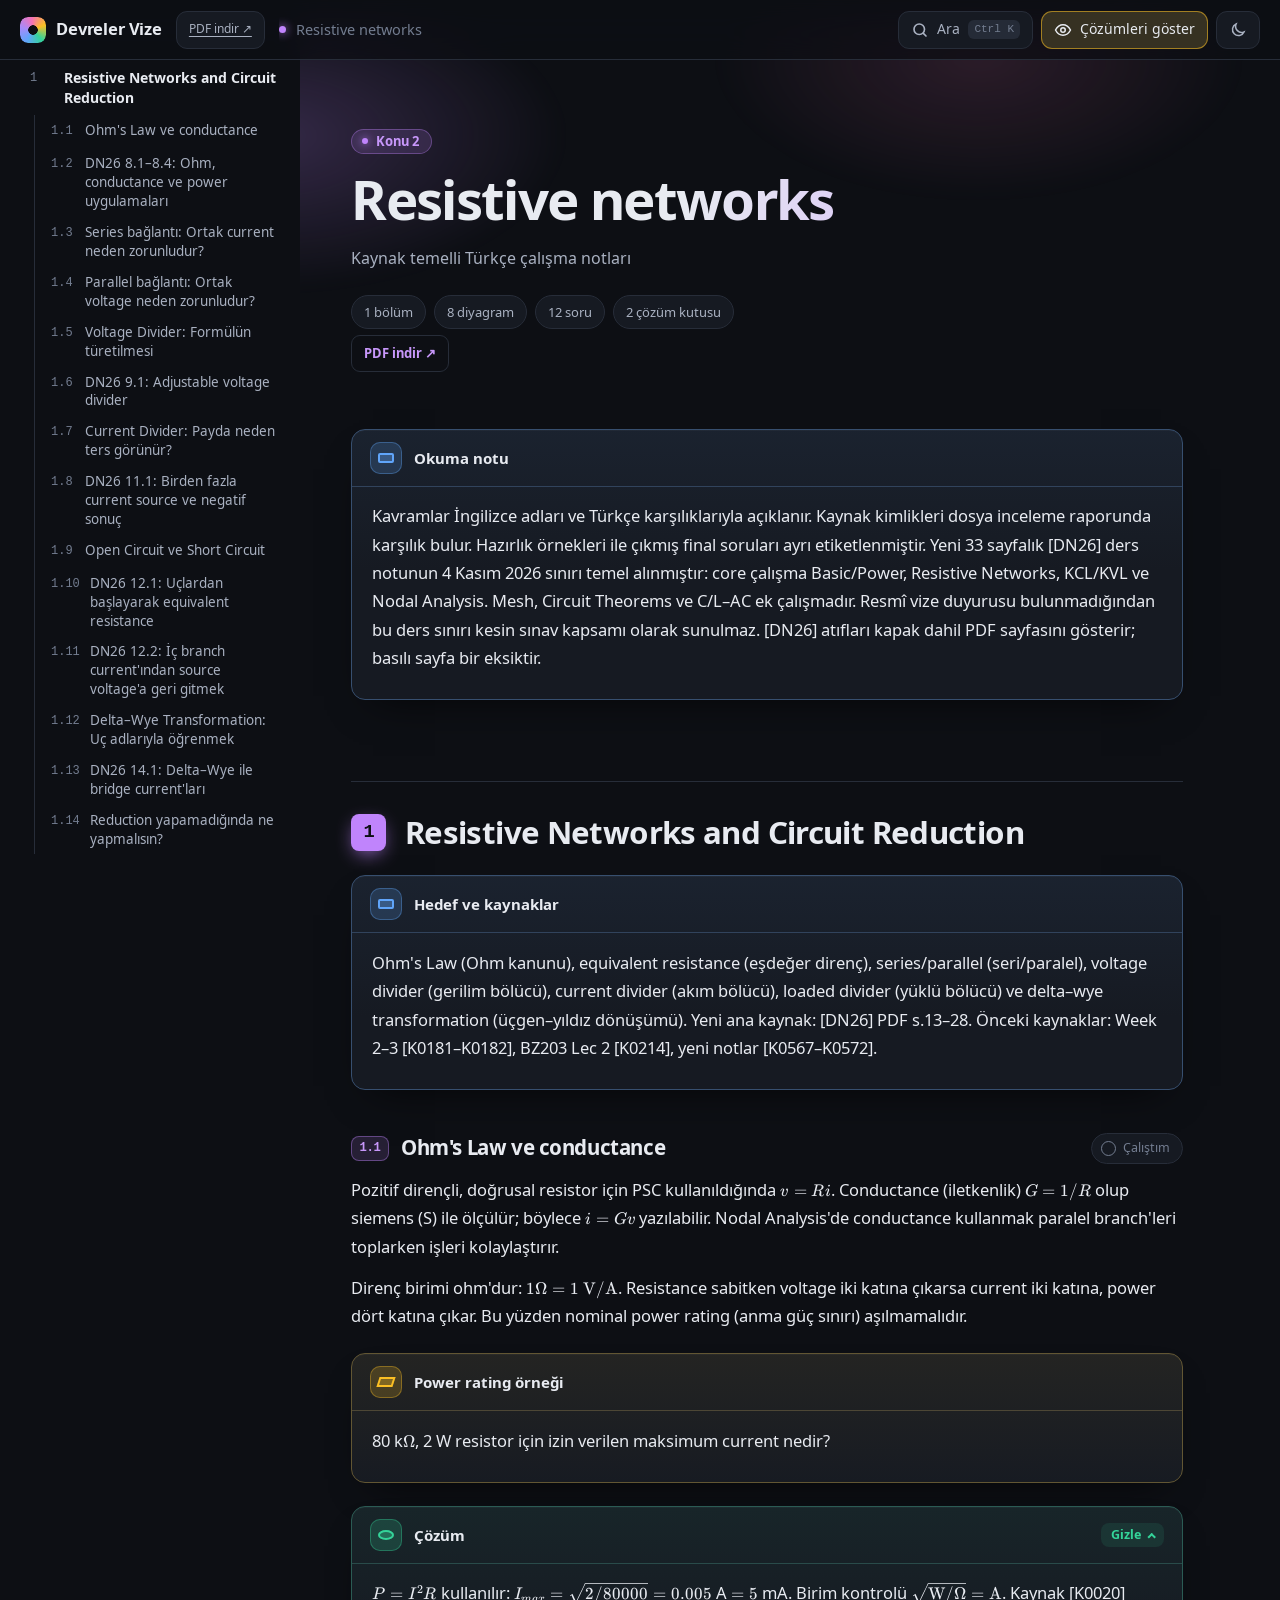
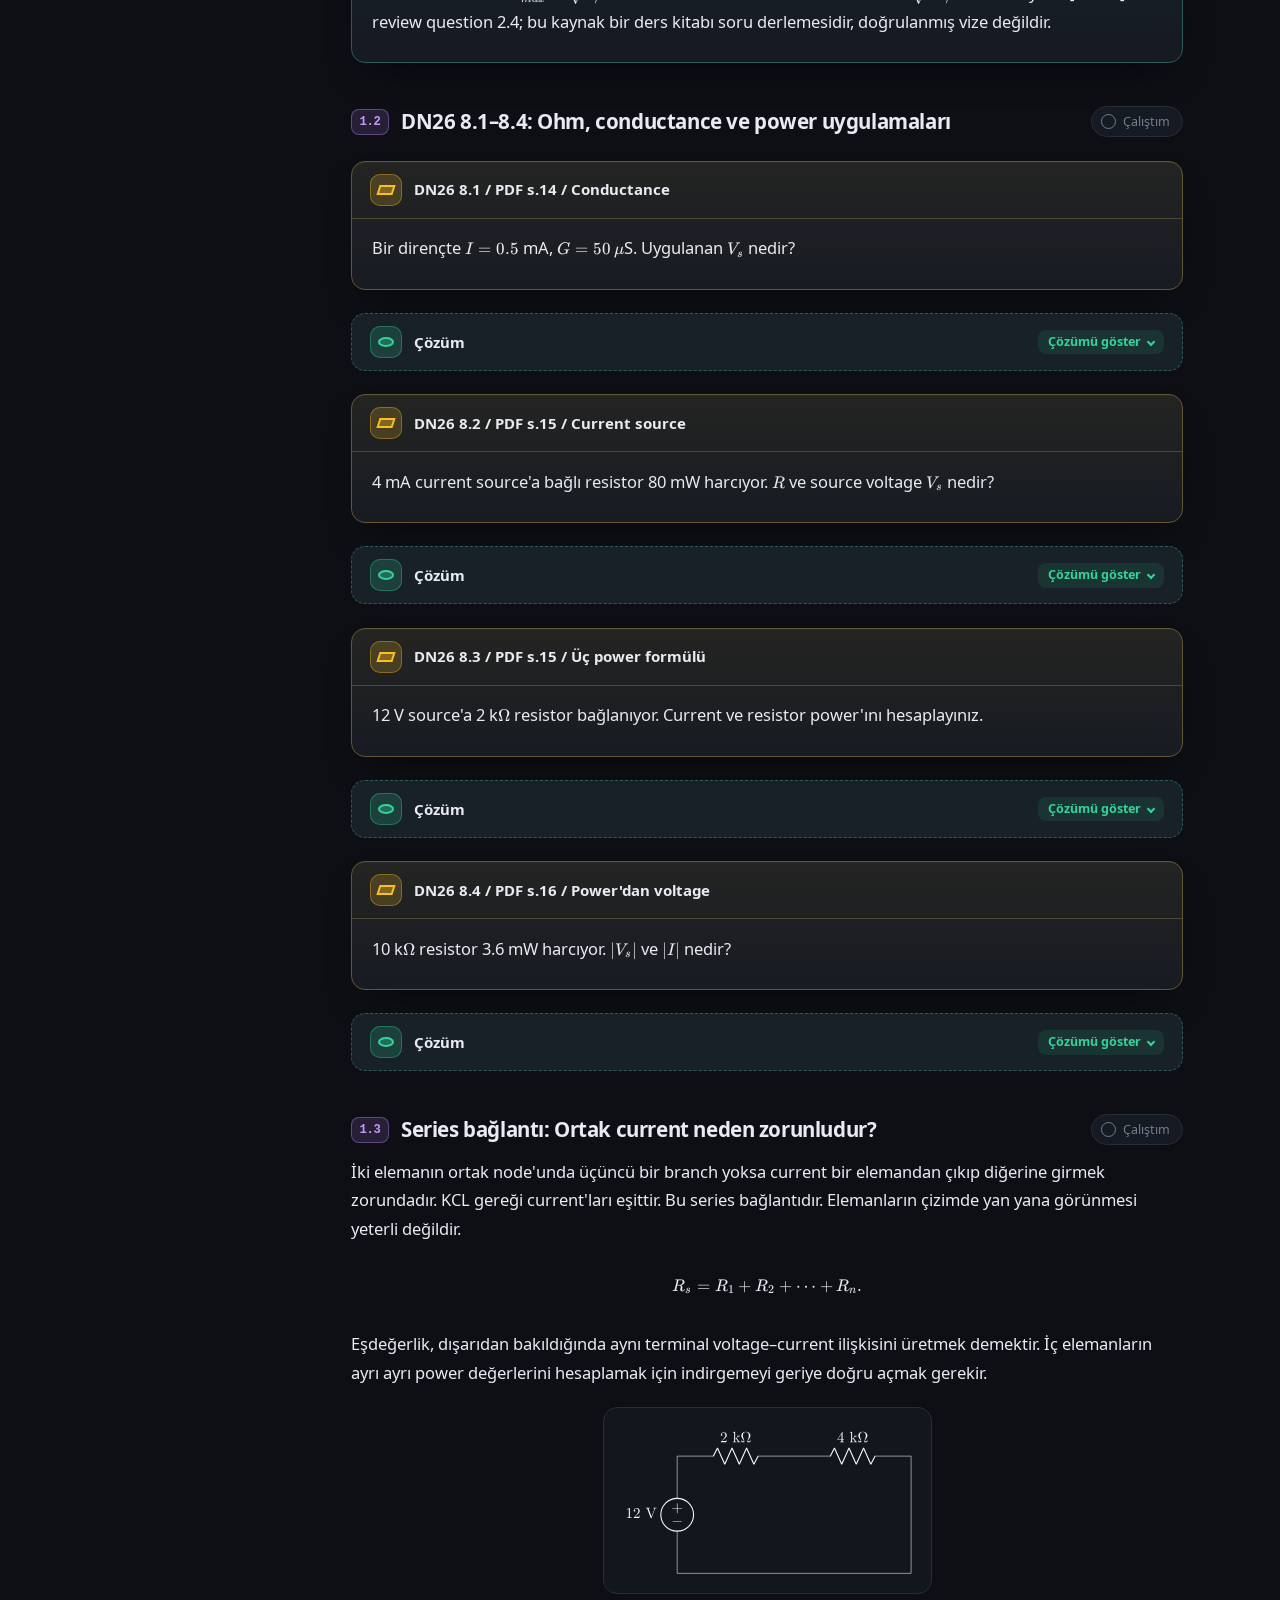
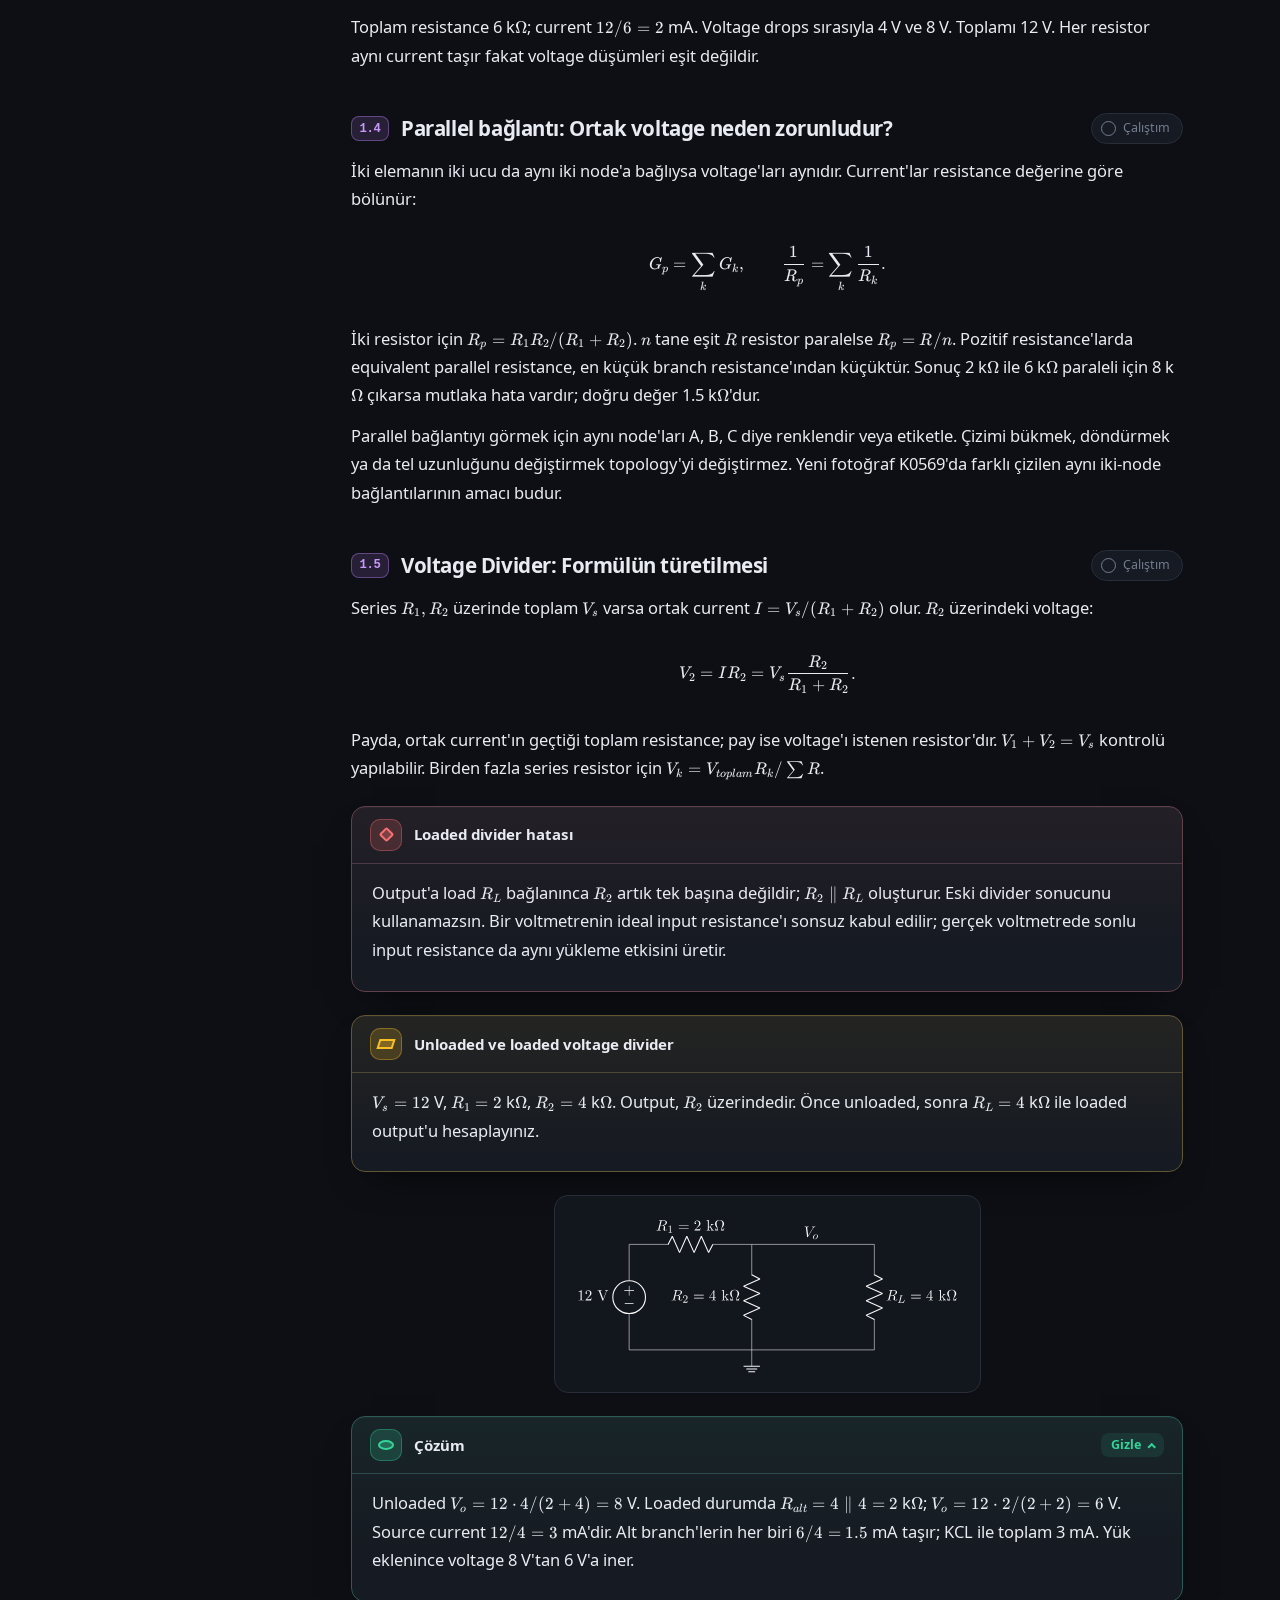
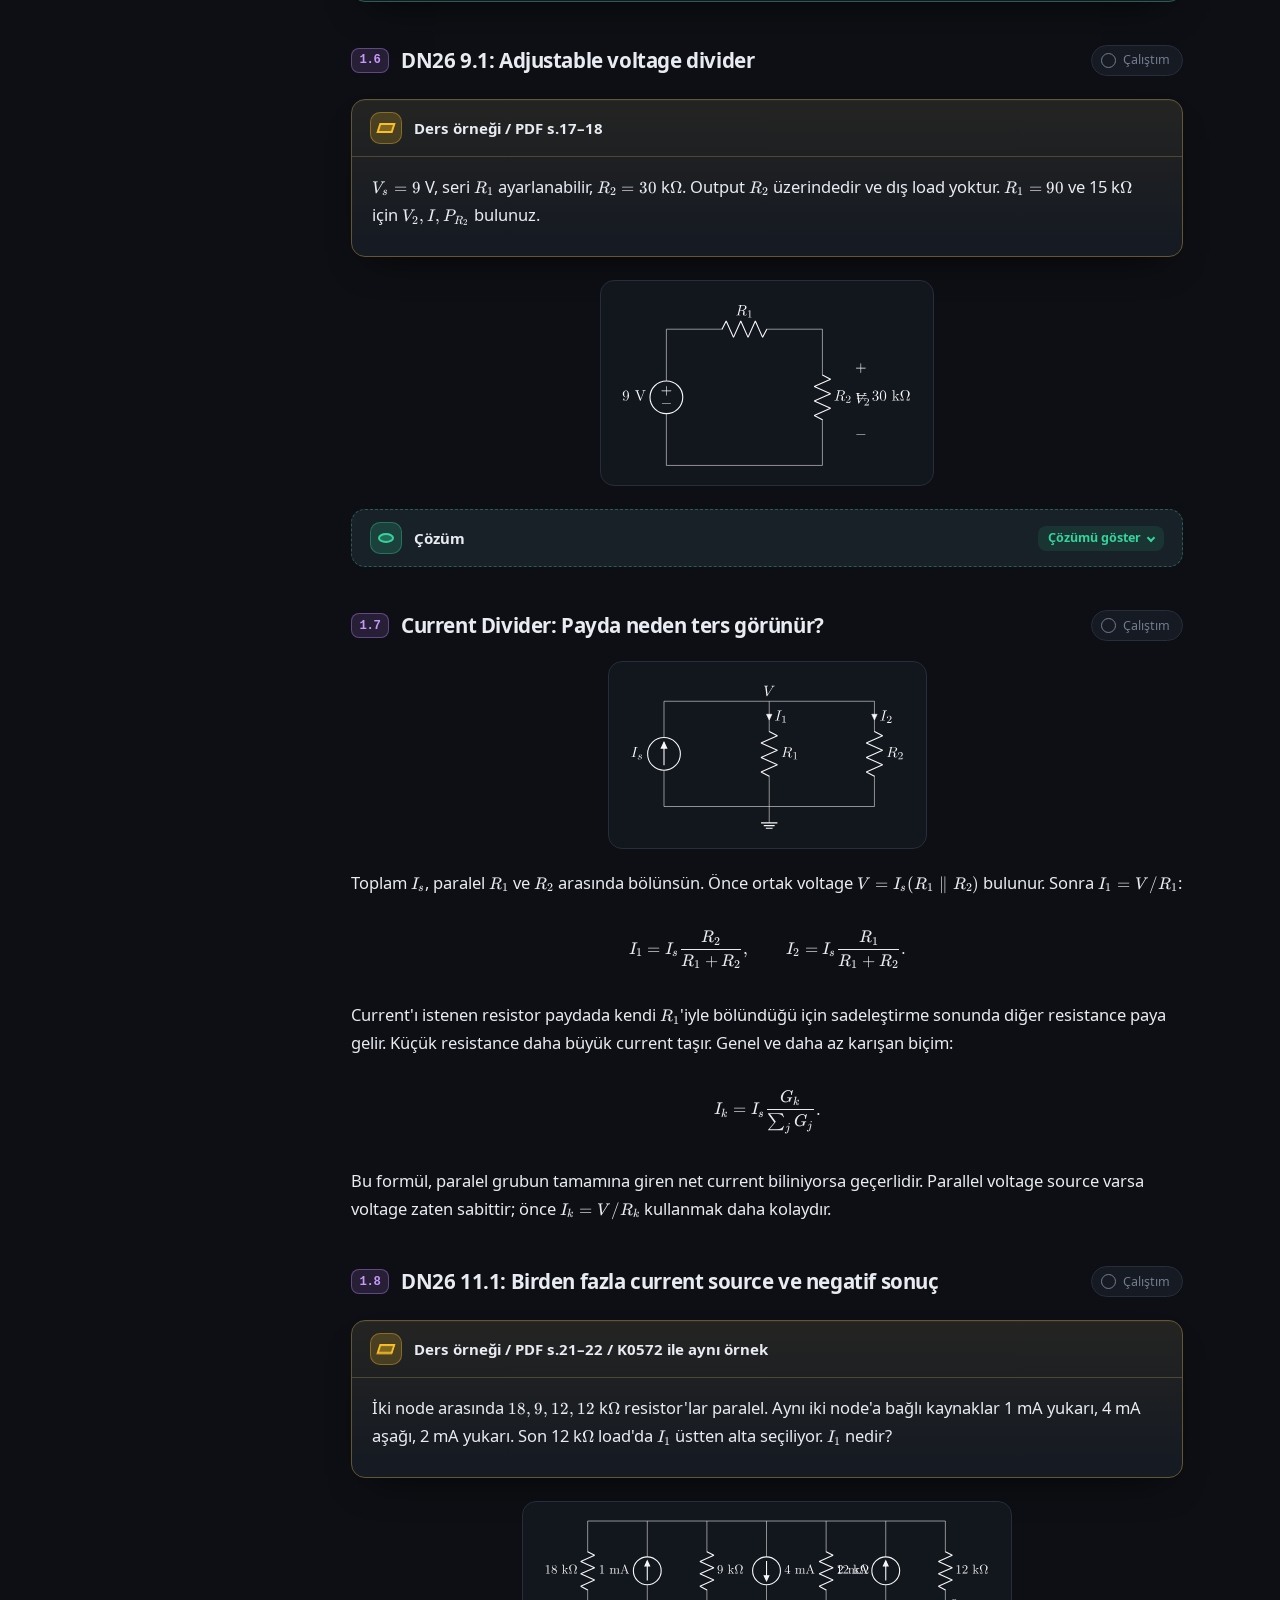
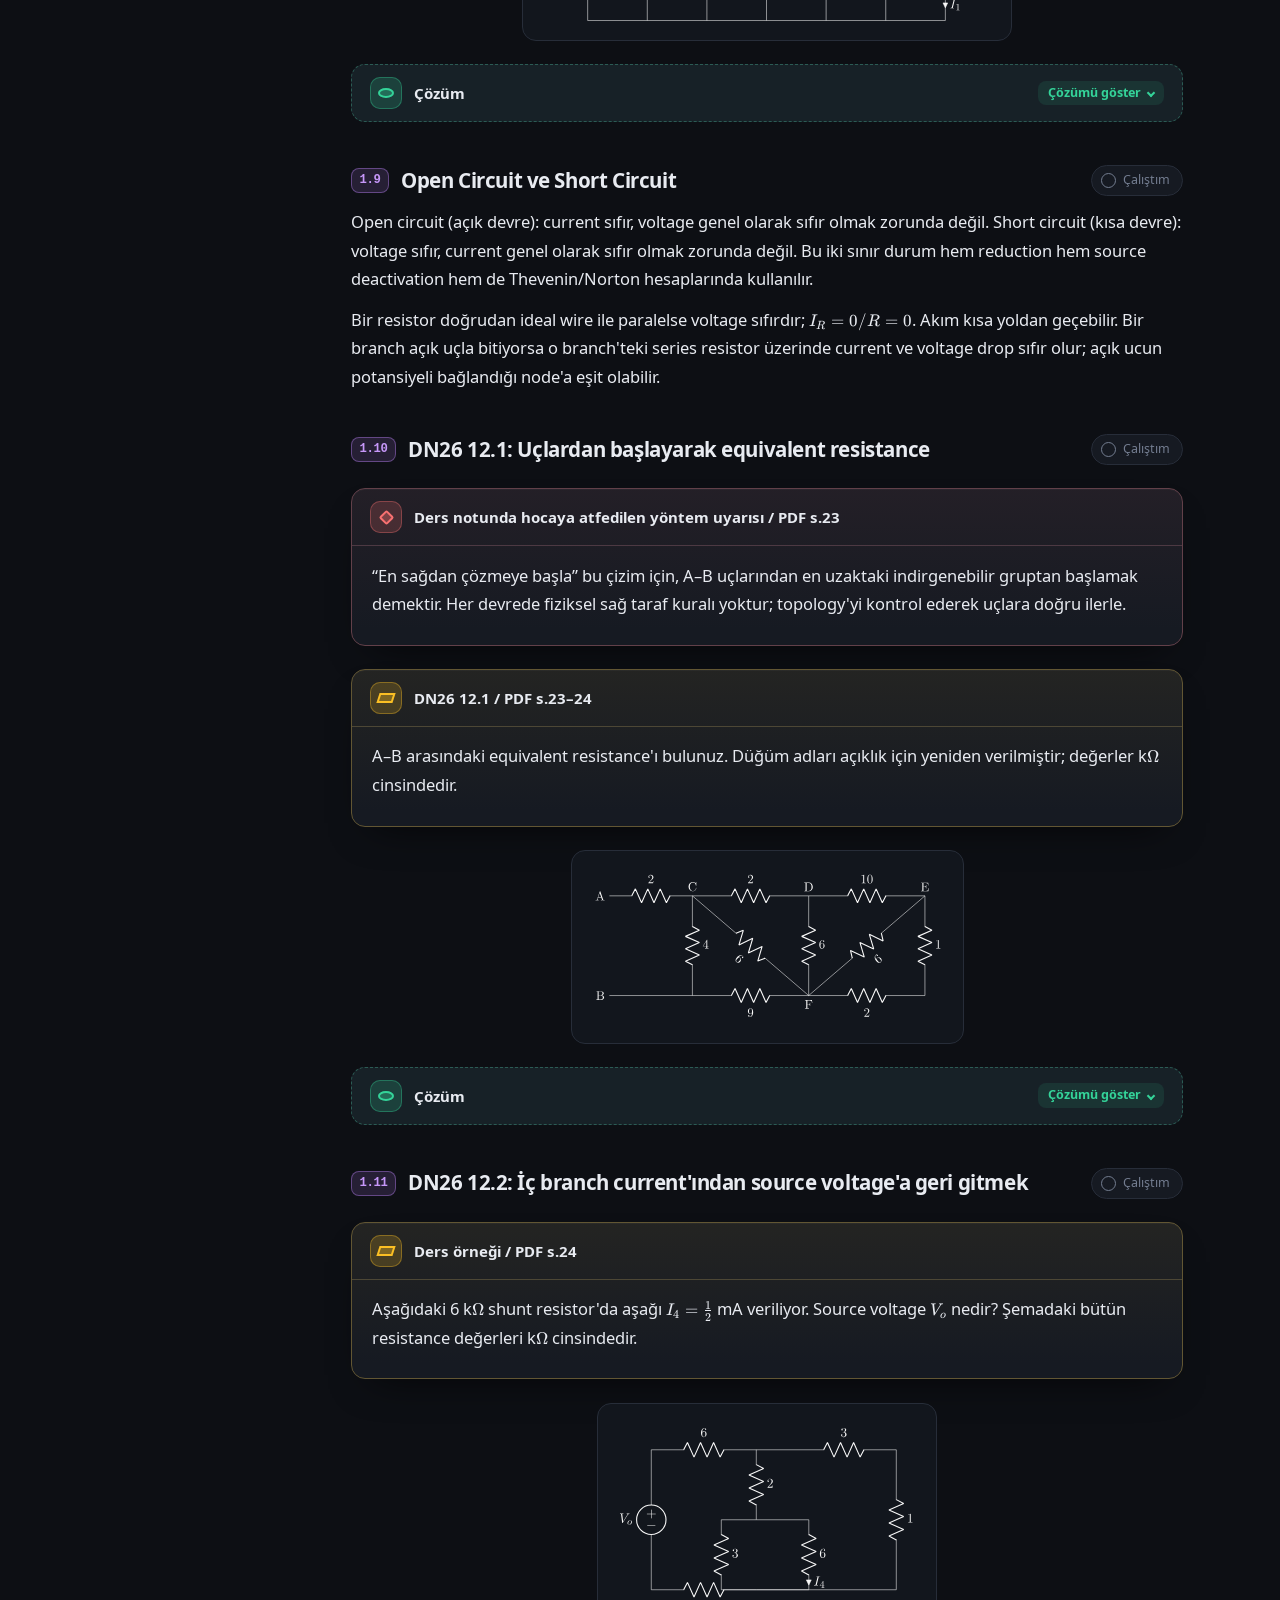
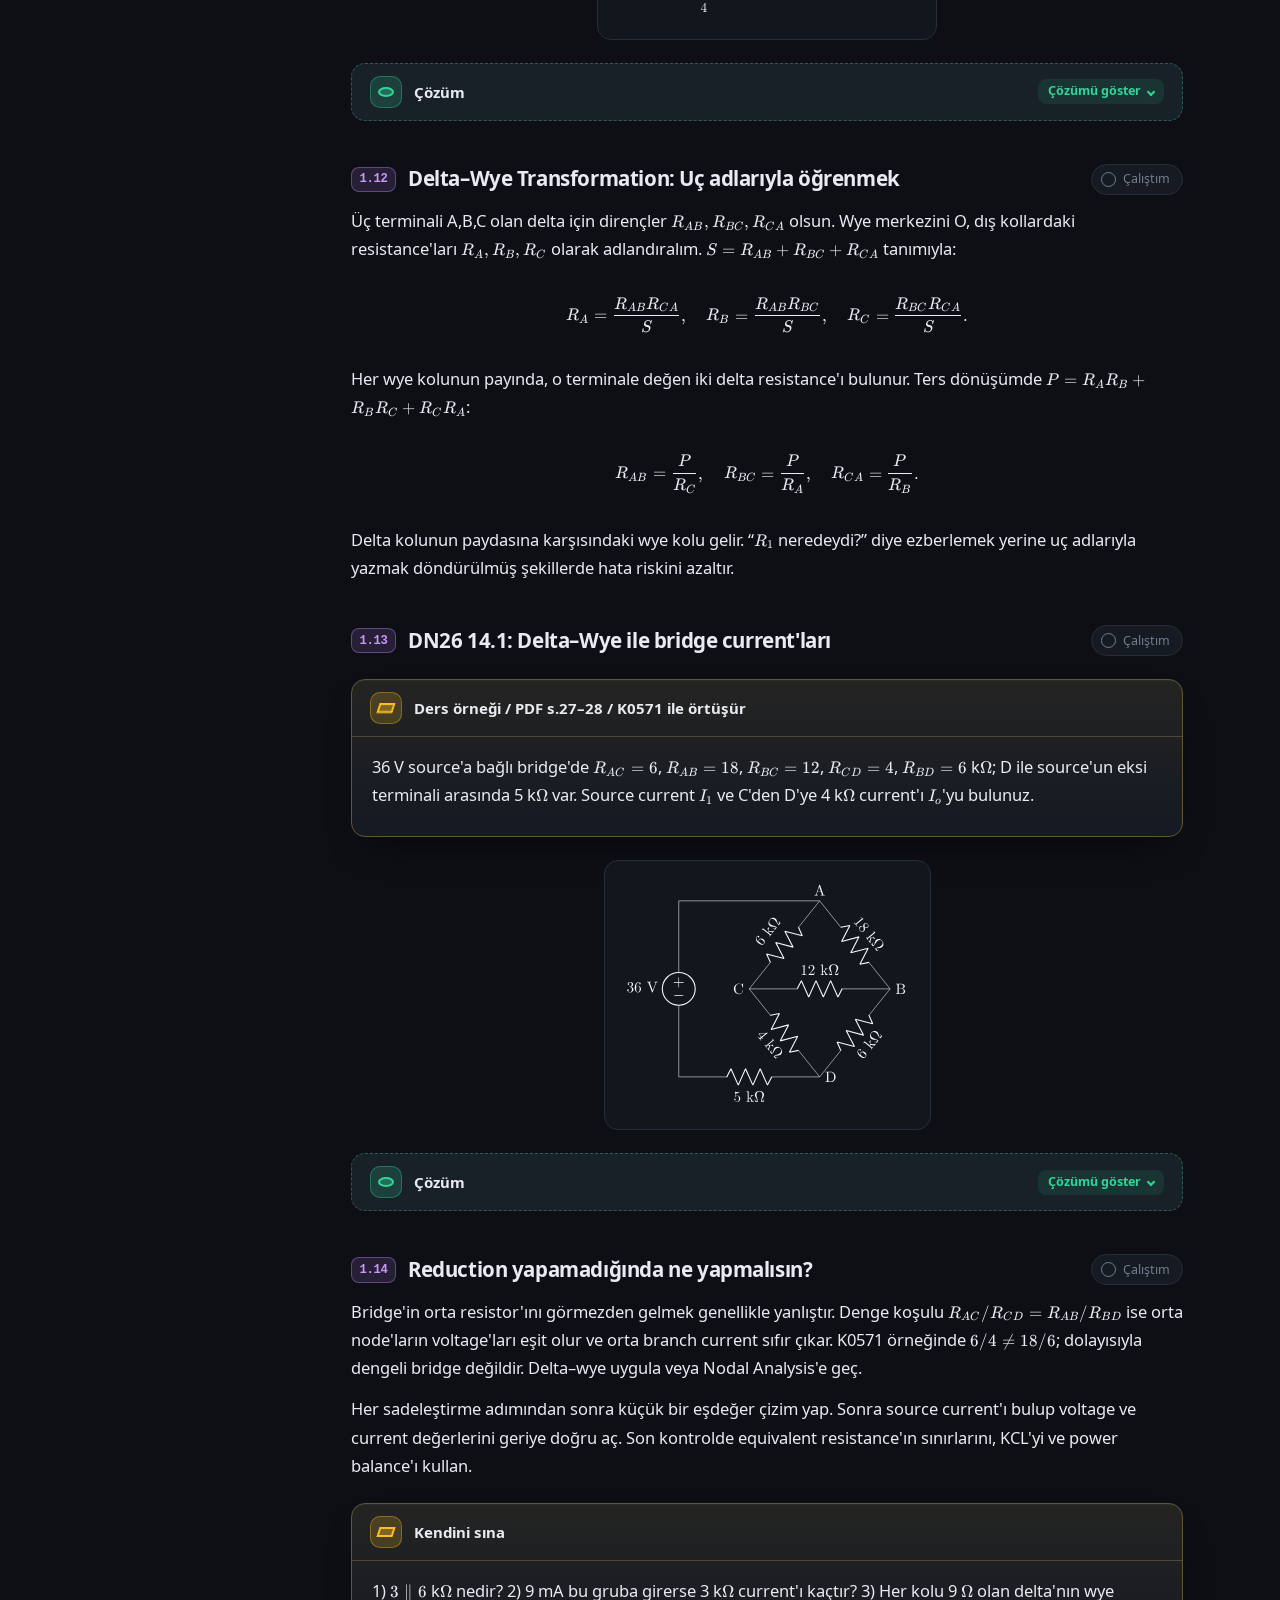
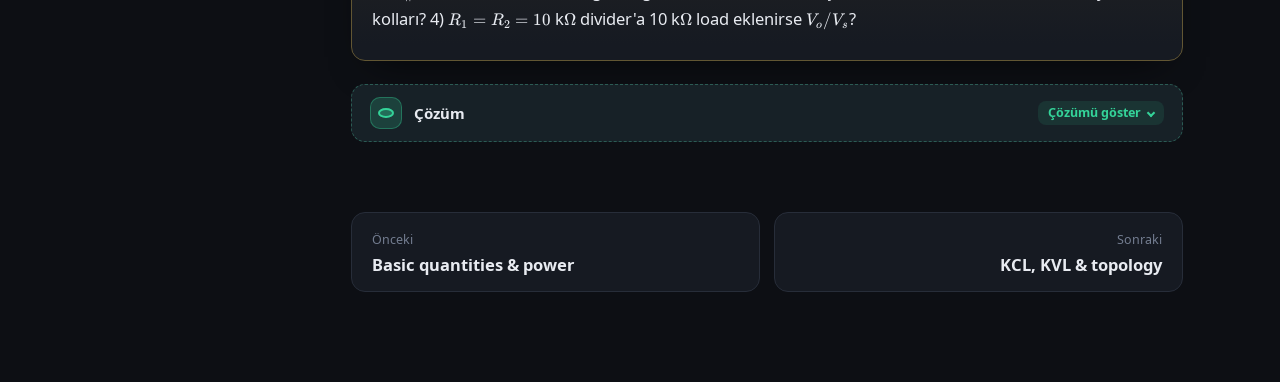
<file: html/konu-02-resistive.html>
<!doctype html>
<html lang="tr">
<head>
<meta charset="utf-8">
<meta name="viewport" content="width=device-width, initial-scale=1">
<title>Resistive networks | Devreler Vize</title>
<script>var t='dark';try{t=localStorage.getItem('ecircuits:theme')||'dark';}catch(e){}document.documentElement.dataset.theme=t;</script>

<link rel="stylesheet" href="assets/katex/katex.min.css">
<link rel="stylesheet" href="assets/style.css">

<link rel="stylesheet" href="assets/electrical.css"></head>
<body class="doc g-konu" data-page="konu-02-resistive" data-group="konu" data-unit="h3" data-title="Resistive networks" style="--accent:#C084FC">
<div class="readbar"><span></span></div>
<header class="topbar">
  <button class="tb-btn menu" id="menuBtn" type="button" aria-label="İçindekiler"><span class="ic ic-menu"></span></button>
  <a class="brand" href="../index.html"><span class="brand-dot"></span>Devreler Vize</a>
  <a class="tb-btn" href="../pdf/04_Resistive_Networks.pdf" target="_blank" rel="noopener">PDF indir ↗</a><span class="crumb">Resistive networks</span>
  <div class="tb-actions">
    <button class="tb-btn sbtn" id="searchBtn" type="button"><span class="ic ic-search"></span><span class="lbl">Ara</span><kbd>Ctrl K</kbd></button>
    <button class="tb-btn" id="quizBtn" type="button" title="Bütün çözümleri aç veya kapat"><span class="ic ic-eye"></span><span class="lbl">Çözümleri göster</span></button>
    <button class="tb-btn" id="themeBtn" type="button" aria-label="Tema değiştir"><span class="ic ic-theme"></span></button>
  </div>
</header>
<div class="layout">
  <aside class="toc" id="toc">
    <div class="toc-head">
      <span>İçindekiler</span>
      <span class="toc-prog"><b id="pgDone">0</b>/<b id="pgAll">14</b> başlık çalışıldı</span>
      <span class="meter"><i id="pgBar"></i></span>
    </div>
    <nav><ol class="toc-l"><li class="t2"><a href="#resistive-networks-and-circuit-reduction"><span class="tn">1</span><span>Resistive Networks and Circuit Reduction</span></a><ol class="toc-s"><li class="t3"><a href="#resistive-networks-and-circuit-reduction-ohm-s-law-ve-conductance"><span class="tn">1.1</span><span>Ohm's Law ve conductance</span></a></li><li class="t3"><a href="#resistive-networks-and-circuit-reduction-dn26-8-1-8-4-ohm-conductance-ve-power-uygulamalari"><span class="tn">1.2</span><span>DN26 8.1–8.4: Ohm, conductance ve power uygulamaları</span></a></li><li class="t3"><a href="#resistive-networks-and-circuit-reduction-series-baglanti-ortak-current-neden-zorunludur"><span class="tn">1.3</span><span>Series bağlantı: Ortak current neden zorunludur?</span></a></li><li class="t3"><a href="#resistive-networks-and-circuit-reduction-parallel-baglanti-ortak-voltage-neden-zorunludur"><span class="tn">1.4</span><span>Parallel bağlantı: Ortak voltage neden zorunludur?</span></a></li><li class="t3"><a href="#resistive-networks-and-circuit-reduction-voltage-divider-formulun-turetilmesi"><span class="tn">1.5</span><span>Voltage Divider: Formülün türetilmesi</span></a></li><li class="t3"><a href="#resistive-networks-and-circuit-reduction-dn26-9-1-adjustable-voltage-divider"><span class="tn">1.6</span><span>DN26 9.1: Adjustable voltage divider</span></a></li><li class="t3"><a href="#resistive-networks-and-circuit-reduction-current-divider-payda-neden-ters-gorunur"><span class="tn">1.7</span><span>Current Divider: Payda neden ters görünür?</span></a></li><li class="t3"><a href="#resistive-networks-and-circuit-reduction-dn26-11-1-birden-fazla-current-source-ve-negatif-sonuc"><span class="tn">1.8</span><span>DN26 11.1: Birden fazla current source ve negatif sonuç</span></a></li><li class="t3"><a href="#resistive-networks-and-circuit-reduction-open-circuit-ve-short-circuit"><span class="tn">1.9</span><span>Open Circuit ve Short Circuit</span></a></li><li class="t3"><a href="#resistive-networks-and-circuit-reduction-dn26-12-1-uclardan-baslayarak-equivalent-resistance"><span class="tn">1.10</span><span>DN26 12.1: Uçlardan başlayarak equivalent resistance</span></a></li><li class="t3"><a href="#resistive-networks-and-circuit-reduction-dn26-12-2-ic-branch-current-indan-source-voltage-a-geri-gitm"><span class="tn">1.11</span><span>DN26 12.2: İç branch current'ından source voltage'a geri gitmek</span></a></li><li class="t3"><a href="#resistive-networks-and-circuit-reduction-delta-wye-transformation-uc-adlariyla-ogrenmek"><span class="tn">1.12</span><span>Delta–Wye Transformation: Uç adlarıyla öğrenmek</span></a></li><li class="t3"><a href="#resistive-networks-and-circuit-reduction-dn26-14-1-delta-wye-ile-bridge-current-lari"><span class="tn">1.13</span><span>DN26 14.1: Delta–Wye ile bridge current'ları</span></a></li><li class="t3"><a href="#resistive-networks-and-circuit-reduction-reduction-yapamadiginda-ne-yapmalisin"><span class="tn">1.14</span><span>Reduction yapamadığında ne yapmalısın?</span></a></li></ol></li></ol></nav>
  </aside>
  <main class="content" id="content">
    <header class="doc-hero">
      <p class="kicker">Konu 2</p>
      <h1>Resistive networks</h1>
      <p class="byline">Kaynak temelli Türkçe çalışma notları</p>
      <ul class="chips"><li>1 bölüm</li><li>8 diyagram</li><li>12 soru</li><li>2 çözüm kutusu</li></ul><a class="doc-download" href="../pdf/04_Resistive_Networks.pdf" target="_blank" rel="noopener">PDF indir ↗</a>
    </header>
    <article class="prose">
<section class="box box-bilgi"><div class="box-h"><i class="shape s-islem"></i><span class="bt">Okuma notu</span></div><div class="box-b"><p>Kavramlar İngilizce adları ve Türkçe karşılıklarıyla açıklanır. Kaynak kimlikleri dosya inceleme raporunda karşılık bulur. Hazırlık örnekleri ile çıkmış final soruları ayrı etiketlenmiştir. Yeni 33 sayfalık [DN26] ders notunun 4 Kasım 2026 sınırı temel alınmıştır: core çalışma Basic/Power, Resistive Networks, KCL/KVL ve Nodal Analysis. Mesh, Circuit Theorems ve C/L–AC ek çalışmadır. Resmî vize duyurusu bulunmadığından bu ders sınırı kesin sınav kapsamı olarak sunulmaz. [DN26] atıfları kapak dahil PDF sayfasını gösterir; basılı sayfa bir eksiktir.</p></div></section>
<h2 id="resistive-networks-and-circuit-reduction" class="h"><span class="num">1</span><span class="ht">Resistive Networks and Circuit Reduction</span></h2>
<section class="box box-bilgi"><div class="box-h"><i class="shape s-islem"></i><span class="bt">Hedef ve kaynaklar</span></div><div class="box-b"><p>Ohm's Law (Ohm kanunu), equivalent resistance (eşdeğer direnç), series/parallel (seri/paralel), voltage divider (gerilim bölücü), current divider (akım bölücü), loaded divider (yüklü bölücü) ve delta–wye transformation (üçgen–yıldız dönüşümü). Yeni ana kaynak: [DN26] PDF s.13–28. Önceki kaynaklar: Week 2–3 [K0181–K0182], BZ203 Lec 2 [K0214], yeni notlar [K0567–K0572].</p></div></section>
<h3 id="resistive-networks-and-circuit-reduction-ohm-s-law-ve-conductance" class="h"><span class="num">1.1</span><span class="ht">Ohm's Law ve conductance</span></h3>
<p>Pozitif dirençli, doğrusal resistor için PSC kullanıldığında <span class="katex"><span class="katex-mathml"><math xmlns="http://www.w3.org/1998/Math/MathML"><semantics><mrow><mi>v</mi><mo>=</mo><mi>R</mi><mi>i</mi></mrow><annotation encoding="application/x-tex">v=Ri</annotation></semantics></math></span><span class="katex-html" aria-hidden="true"><span class="base"><span class="strut" style="height:0.4306em;"></span><span class="mord mathnormal" style="margin-right:0.03588em;">v</span><span class="mspace" style="margin-right:0.2778em;"></span><span class="mrel">=</span><span class="mspace" style="margin-right:0.2778em;"></span></span><span class="base"><span class="strut" style="height:0.6833em;"></span><span class="mord mathnormal" style="margin-right:0.00773em;">R</span><span class="mord mathnormal">i</span></span></span></span>. Conductance (iletkenlik) <span class="katex"><span class="katex-mathml"><math xmlns="http://www.w3.org/1998/Math/MathML"><semantics><mrow><mi>G</mi><mo>=</mo><mn>1</mn><mi mathvariant="normal">/</mi><mi>R</mi></mrow><annotation encoding="application/x-tex">G=1/R</annotation></semantics></math></span><span class="katex-html" aria-hidden="true"><span class="base"><span class="strut" style="height:0.6833em;"></span><span class="mord mathnormal">G</span><span class="mspace" style="margin-right:0.2778em;"></span><span class="mrel">=</span><span class="mspace" style="margin-right:0.2778em;"></span></span><span class="base"><span class="strut" style="height:1em;vertical-align:-0.25em;"></span><span class="mord">1/</span><span class="mord mathnormal" style="margin-right:0.00773em;">R</span></span></span></span> olup siemens (S) ile ölçülür; böylece <span class="katex"><span class="katex-mathml"><math xmlns="http://www.w3.org/1998/Math/MathML"><semantics><mrow><mi>i</mi><mo>=</mo><mi>G</mi><mi>v</mi></mrow><annotation encoding="application/x-tex">i=Gv</annotation></semantics></math></span><span class="katex-html" aria-hidden="true"><span class="base"><span class="strut" style="height:0.6595em;"></span><span class="mord mathnormal">i</span><span class="mspace" style="margin-right:0.2778em;"></span><span class="mrel">=</span><span class="mspace" style="margin-right:0.2778em;"></span></span><span class="base"><span class="strut" style="height:0.6833em;"></span><span class="mord mathnormal">G</span><span class="mord mathnormal" style="margin-right:0.03588em;">v</span></span></span></span> yazılabilir. Nodal Analysis'de conductance kullanmak paralel branch'leri toplarken işleri kolaylaştırır.</p>
<p>Direnç birimi ohm'dur: <span class="katex"><span class="katex-mathml"><math xmlns="http://www.w3.org/1998/Math/MathML"><semantics><mrow><mn>1</mn><mi mathvariant="normal">Ω</mi><mo>=</mo><mn>1</mn><mtext> V/A</mtext></mrow><annotation encoding="application/x-tex">1\Omega=1\text{ V/A}</annotation></semantics></math></span><span class="katex-html" aria-hidden="true"><span class="base"><span class="strut" style="height:0.6833em;"></span><span class="mord">1Ω</span><span class="mspace" style="margin-right:0.2778em;"></span><span class="mrel">=</span><span class="mspace" style="margin-right:0.2778em;"></span></span><span class="base"><span class="strut" style="height:1em;vertical-align:-0.25em;"></span><span class="mord">1</span><span class="mord text"><span class="mord"> V/A</span></span></span></span></span>. Resistance sabitken voltage iki katına çıkarsa current iki katına, power dört katına çıkar. Bu yüzden nominal power rating (anma güç sınırı) aşılmamalıdır.</p>
<section class="box box-soru" id="soru-1"><div class="box-h"><i class="shape s-giris"></i><span class="bt">Power rating örneği</span></div><div class="box-b"><p>80 k<span class="katex"><span class="katex-mathml"><math xmlns="http://www.w3.org/1998/Math/MathML"><semantics><mrow><mi mathvariant="normal">Ω</mi></mrow><annotation encoding="application/x-tex">\Omega</annotation></semantics></math></span><span class="katex-html" aria-hidden="true"><span class="base"><span class="strut" style="height:0.6833em;"></span><span class="mord">Ω</span></span></span></span>, 2 W resistor için izin verilen maksimum current nedir?</p></div></section>
<details class="box box-cevap" open><summary class="box-h"><i class="shape s-basla"></i><span class="bt">Çözüm</span><span class="tog" aria-hidden="true"></span></summary><div class="box-b"><p><span class="katex"><span class="katex-mathml"><math xmlns="http://www.w3.org/1998/Math/MathML"><semantics><mrow><mi>P</mi><mo>=</mo><msup><mi>I</mi><mn>2</mn></msup><mi>R</mi></mrow><annotation encoding="application/x-tex">P=I^2R</annotation></semantics></math></span><span class="katex-html" aria-hidden="true"><span class="base"><span class="strut" style="height:0.6833em;"></span><span class="mord mathnormal" style="margin-right:0.13889em;">P</span><span class="mspace" style="margin-right:0.2778em;"></span><span class="mrel">=</span><span class="mspace" style="margin-right:0.2778em;"></span></span><span class="base"><span class="strut" style="height:0.8141em;"></span><span class="mord"><span class="mord mathnormal" style="margin-right:0.07847em;">I</span><span class="msupsub"><span class="vlist-t"><span class="vlist-r"><span class="vlist" style="height:0.8141em;"><span style="top:-3.063em;margin-right:0.05em;"><span class="pstrut" style="height:2.7em;"></span><span class="sizing reset-size6 size3 mtight"><span class="mord mtight">2</span></span></span></span></span></span></span></span><span class="mord mathnormal" style="margin-right:0.00773em;">R</span></span></span></span> kullanılır: <span class="katex"><span class="katex-mathml"><math xmlns="http://www.w3.org/1998/Math/MathML"><semantics><mrow><msub><mi>I</mi><mrow><mi>m</mi><mi>a</mi><mi>x</mi></mrow></msub><mo>=</mo><msqrt><mrow><mn>2</mn><mi mathvariant="normal">/</mi><mn>80000</mn></mrow></msqrt><mo>=</mo><mn>0.005</mn></mrow><annotation encoding="application/x-tex">I_{max}=\sqrt{2/80000}=0.005</annotation></semantics></math></span><span class="katex-html" aria-hidden="true"><span class="base"><span class="strut" style="height:0.8333em;vertical-align:-0.15em;"></span><span class="mord"><span class="mord mathnormal" style="margin-right:0.07847em;">I</span><span class="msupsub"><span class="vlist-t vlist-t2"><span class="vlist-r"><span class="vlist" style="height:0.1514em;"><span style="top:-2.55em;margin-left:-0.0785em;margin-right:0.05em;"><span class="pstrut" style="height:2.7em;"></span><span class="sizing reset-size6 size3 mtight"><span class="mord mtight"><span class="mord mathnormal mtight">ma</span><span class="mord mathnormal mtight">x</span></span></span></span></span><span class="vlist-s">​</span></span><span class="vlist-r"><span class="vlist" style="height:0.15em;"><span></span></span></span></span></span></span><span class="mspace" style="margin-right:0.2778em;"></span><span class="mrel">=</span><span class="mspace" style="margin-right:0.2778em;"></span></span><span class="base"><span class="strut" style="height:1.24em;vertical-align:-0.305em;"></span><span class="mord sqrt"><span class="vlist-t vlist-t2"><span class="vlist-r"><span class="vlist" style="height:0.935em;"><span class="svg-align" style="top:-3.2em;"><span class="pstrut" style="height:3.2em;"></span><span class="mord" style="padding-left:1em;"><span class="mord">2/80000</span></span></span><span style="top:-2.895em;"><span class="pstrut" style="height:3.2em;"></span><span class="hide-tail" style="min-width:1.02em;height:1.28em;"><svg xmlns="http://www.w3.org/2000/svg" width="400em" height="1.28em" viewBox="0 0 400000 1296" preserveAspectRatio="xMinYMin slice"><path d="M263,681c0.7,0,18,39.7,52,119
c34,79.3,68.167,158.7,102.5,238c34.3,79.3,51.8,119.3,52.5,120
c340,-704.7,510.7,-1060.3,512,-1067
l0 -0
c4.7,-7.3,11,-11,19,-11
H40000v40H1012.3
s-271.3,567,-271.3,567c-38.7,80.7,-84,175,-136,283c-52,108,-89.167,185.3,-111.5,232
c-22.3,46.7,-33.8,70.3,-34.5,71c-4.7,4.7,-12.3,7,-23,7s-12,-1,-12,-1
s-109,-253,-109,-253c-72.7,-168,-109.3,-252,-110,-252c-10.7,8,-22,16.7,-34,26
c-22,17.3,-33.3,26,-34,26s-26,-26,-26,-26s76,-59,76,-59s76,-60,76,-60z
M1001 80h400000v40h-400000z"/></svg></span></span></span><span class="vlist-s">​</span></span><span class="vlist-r"><span class="vlist" style="height:0.305em;"><span></span></span></span></span></span><span class="mspace" style="margin-right:0.2778em;"></span><span class="mrel">=</span><span class="mspace" style="margin-right:0.2778em;"></span></span><span class="base"><span class="strut" style="height:0.6444em;"></span><span class="mord">0.005</span></span></span></span> A <span class="katex"><span class="katex-mathml"><math xmlns="http://www.w3.org/1998/Math/MathML"><semantics><mrow><mo>=</mo><mn>5</mn></mrow><annotation encoding="application/x-tex">=5</annotation></semantics></math></span><span class="katex-html" aria-hidden="true"><span class="base"><span class="strut" style="height:0.3669em;"></span><span class="mrel">=</span><span class="mspace" style="margin-right:0.2778em;"></span></span><span class="base"><span class="strut" style="height:0.6444em;"></span><span class="mord">5</span></span></span></span> mA. Birim kontrolü <span class="katex"><span class="katex-mathml"><math xmlns="http://www.w3.org/1998/Math/MathML"><semantics><mrow><msqrt><mrow><mtext>W</mtext><mi mathvariant="normal">/</mi><mi mathvariant="normal">Ω</mi></mrow></msqrt><mo>=</mo><mtext>A</mtext></mrow><annotation encoding="application/x-tex">\sqrt{\text{W}/\Omega}=\text{A}</annotation></semantics></math></span><span class="katex-html" aria-hidden="true"><span class="base"><span class="strut" style="height:1.24em;vertical-align:-0.305em;"></span><span class="mord sqrt"><span class="vlist-t vlist-t2"><span class="vlist-r"><span class="vlist" style="height:0.935em;"><span class="svg-align" style="top:-3.2em;"><span class="pstrut" style="height:3.2em;"></span><span class="mord" style="padding-left:1em;"><span class="mord text"><span class="mord">W</span></span><span class="mord">/Ω</span></span></span><span style="top:-2.895em;"><span class="pstrut" style="height:3.2em;"></span><span class="hide-tail" style="min-width:1.02em;height:1.28em;"><svg xmlns="http://www.w3.org/2000/svg" width="400em" height="1.28em" viewBox="0 0 400000 1296" preserveAspectRatio="xMinYMin slice"><path d="M263,681c0.7,0,18,39.7,52,119
c34,79.3,68.167,158.7,102.5,238c34.3,79.3,51.8,119.3,52.5,120
c340,-704.7,510.7,-1060.3,512,-1067
l0 -0
c4.7,-7.3,11,-11,19,-11
H40000v40H1012.3
s-271.3,567,-271.3,567c-38.7,80.7,-84,175,-136,283c-52,108,-89.167,185.3,-111.5,232
c-22.3,46.7,-33.8,70.3,-34.5,71c-4.7,4.7,-12.3,7,-23,7s-12,-1,-12,-1
s-109,-253,-109,-253c-72.7,-168,-109.3,-252,-110,-252c-10.7,8,-22,16.7,-34,26
c-22,17.3,-33.3,26,-34,26s-26,-26,-26,-26s76,-59,76,-59s76,-60,76,-60z
M1001 80h400000v40h-400000z"/></svg></span></span></span><span class="vlist-s">​</span></span><span class="vlist-r"><span class="vlist" style="height:0.305em;"><span></span></span></span></span></span><span class="mspace" style="margin-right:0.2778em;"></span><span class="mrel">=</span><span class="mspace" style="margin-right:0.2778em;"></span></span><span class="base"><span class="strut" style="height:0.6833em;"></span><span class="mord text"><span class="mord">A</span></span></span></span></span>. Kaynak [K0020] review question 2.4; bu kaynak bir ders kitabı soru derlemesidir, doğrulanmış vize değildir.</p></div></details>
<h3 id="resistive-networks-and-circuit-reduction-dn26-8-1-8-4-ohm-conductance-ve-power-uygulamalari" class="h"><span class="num">1.2</span><span class="ht">DN26 8.1–8.4: Ohm, conductance ve power uygulamaları</span></h3>
<section class="box box-soru" id="soru-2"><div class="box-h"><i class="shape s-giris"></i><span class="bt">DN26 8.1 / PDF s.14 / Conductance</span></div><div class="box-b"><p>Bir dirençte <span class="katex"><span class="katex-mathml"><math xmlns="http://www.w3.org/1998/Math/MathML"><semantics><mrow><mi>I</mi><mo>=</mo><mn>0.5</mn></mrow><annotation encoding="application/x-tex">I=0.5</annotation></semantics></math></span><span class="katex-html" aria-hidden="true"><span class="base"><span class="strut" style="height:0.6833em;"></span><span class="mord mathnormal" style="margin-right:0.07847em;">I</span><span class="mspace" style="margin-right:0.2778em;"></span><span class="mrel">=</span><span class="mspace" style="margin-right:0.2778em;"></span></span><span class="base"><span class="strut" style="height:0.6444em;"></span><span class="mord">0.5</span></span></span></span> mA, <span class="katex"><span class="katex-mathml"><math xmlns="http://www.w3.org/1998/Math/MathML"><semantics><mrow><mi>G</mi><mo>=</mo><mn>50</mn><mtext> </mtext><mi>μ</mi></mrow><annotation encoding="application/x-tex">G=50\,\mu</annotation></semantics></math></span><span class="katex-html" aria-hidden="true"><span class="base"><span class="strut" style="height:0.6833em;"></span><span class="mord mathnormal">G</span><span class="mspace" style="margin-right:0.2778em;"></span><span class="mrel">=</span><span class="mspace" style="margin-right:0.2778em;"></span></span><span class="base"><span class="strut" style="height:0.8389em;vertical-align:-0.1944em;"></span><span class="mord">50</span><span class="mspace" style="margin-right:0.1667em;"></span><span class="mord mathnormal">μ</span></span></span></span>S. Uygulanan <span class="katex"><span class="katex-mathml"><math xmlns="http://www.w3.org/1998/Math/MathML"><semantics><mrow><msub><mi>V</mi><mi>s</mi></msub></mrow><annotation encoding="application/x-tex">V_s</annotation></semantics></math></span><span class="katex-html" aria-hidden="true"><span class="base"><span class="strut" style="height:0.8333em;vertical-align:-0.15em;"></span><span class="mord"><span class="mord mathnormal" style="margin-right:0.22222em;">V</span><span class="msupsub"><span class="vlist-t vlist-t2"><span class="vlist-r"><span class="vlist" style="height:0.1514em;"><span style="top:-2.55em;margin-left:-0.2222em;margin-right:0.05em;"><span class="pstrut" style="height:2.7em;"></span><span class="sizing reset-size6 size3 mtight"><span class="mord mathnormal mtight">s</span></span></span></span><span class="vlist-s">​</span></span><span class="vlist-r"><span class="vlist" style="height:0.15em;"><span></span></span></span></span></span></span></span></span></span> nedir?</p></div></section>
<details class="box box-cozum"><summary class="box-h"><i class="shape s-basla"></i><span class="bt">Çözüm</span><span class="tog" aria-hidden="true"></span></summary><div class="box-b"><p><span class="katex"><span class="katex-mathml"><math xmlns="http://www.w3.org/1998/Math/MathML"><semantics><mrow><mi>i</mi><mo>=</mo><mi>G</mi><mi>v</mi></mrow><annotation encoding="application/x-tex">i=Gv</annotation></semantics></math></span><span class="katex-html" aria-hidden="true"><span class="base"><span class="strut" style="height:0.6595em;"></span><span class="mord mathnormal">i</span><span class="mspace" style="margin-right:0.2778em;"></span><span class="mrel">=</span><span class="mspace" style="margin-right:0.2778em;"></span></span><span class="base"><span class="strut" style="height:0.6833em;"></span><span class="mord mathnormal">G</span><span class="mord mathnormal" style="margin-right:0.03588em;">v</span></span></span></span> olduğundan <span class="katex"><span class="katex-mathml"><math xmlns="http://www.w3.org/1998/Math/MathML"><semantics><mrow><msub><mi>V</mi><mi>s</mi></msub><mo>=</mo><mi>I</mi><mi mathvariant="normal">/</mi><mi>G</mi><mo>=</mo><mo stretchy="false">(</mo><mn>0.5</mn><mo>×</mo><mn>1</mn><msup><mn>0</mn><mrow><mo>−</mo><mn>3</mn></mrow></msup><mo stretchy="false">)</mo><mi mathvariant="normal">/</mi><mo stretchy="false">(</mo><mn>50</mn><mo>×</mo><mn>1</mn><msup><mn>0</mn><mrow><mo>−</mo><mn>6</mn></mrow></msup><mo stretchy="false">)</mo><mo>=</mo><mn>10</mn></mrow><annotation encoding="application/x-tex">V_s=I/G=(0.5\times10^{-3})/(50\times10^{-6})=10</annotation></semantics></math></span><span class="katex-html" aria-hidden="true"><span class="base"><span class="strut" style="height:0.8333em;vertical-align:-0.15em;"></span><span class="mord"><span class="mord mathnormal" style="margin-right:0.22222em;">V</span><span class="msupsub"><span class="vlist-t vlist-t2"><span class="vlist-r"><span class="vlist" style="height:0.1514em;"><span style="top:-2.55em;margin-left:-0.2222em;margin-right:0.05em;"><span class="pstrut" style="height:2.7em;"></span><span class="sizing reset-size6 size3 mtight"><span class="mord mathnormal mtight">s</span></span></span></span><span class="vlist-s">​</span></span><span class="vlist-r"><span class="vlist" style="height:0.15em;"><span></span></span></span></span></span></span><span class="mspace" style="margin-right:0.2778em;"></span><span class="mrel">=</span><span class="mspace" style="margin-right:0.2778em;"></span></span><span class="base"><span class="strut" style="height:1em;vertical-align:-0.25em;"></span><span class="mord mathnormal" style="margin-right:0.07847em;">I</span><span class="mord">/</span><span class="mord mathnormal">G</span><span class="mspace" style="margin-right:0.2778em;"></span><span class="mrel">=</span><span class="mspace" style="margin-right:0.2778em;"></span></span><span class="base"><span class="strut" style="height:1em;vertical-align:-0.25em;"></span><span class="mopen">(</span><span class="mord">0.5</span><span class="mspace" style="margin-right:0.2222em;"></span><span class="mbin">×</span><span class="mspace" style="margin-right:0.2222em;"></span></span><span class="base"><span class="strut" style="height:1.0641em;vertical-align:-0.25em;"></span><span class="mord">1</span><span class="mord"><span class="mord">0</span><span class="msupsub"><span class="vlist-t"><span class="vlist-r"><span class="vlist" style="height:0.8141em;"><span style="top:-3.063em;margin-right:0.05em;"><span class="pstrut" style="height:2.7em;"></span><span class="sizing reset-size6 size3 mtight"><span class="mord mtight"><span class="mord mtight">−</span><span class="mord mtight">3</span></span></span></span></span></span></span></span></span><span class="mclose">)</span><span class="mord">/</span><span class="mopen">(</span><span class="mord">50</span><span class="mspace" style="margin-right:0.2222em;"></span><span class="mbin">×</span><span class="mspace" style="margin-right:0.2222em;"></span></span><span class="base"><span class="strut" style="height:1.0641em;vertical-align:-0.25em;"></span><span class="mord">1</span><span class="mord"><span class="mord">0</span><span class="msupsub"><span class="vlist-t"><span class="vlist-r"><span class="vlist" style="height:0.8141em;"><span style="top:-3.063em;margin-right:0.05em;"><span class="pstrut" style="height:2.7em;"></span><span class="sizing reset-size6 size3 mtight"><span class="mord mtight"><span class="mord mtight">−</span><span class="mord mtight">6</span></span></span></span></span></span></span></span></span><span class="mclose">)</span><span class="mspace" style="margin-right:0.2778em;"></span><span class="mrel">=</span><span class="mspace" style="margin-right:0.2778em;"></span></span><span class="base"><span class="strut" style="height:0.6444em;"></span><span class="mord">10</span></span></span></span> V. Ayrıca <span class="katex"><span class="katex-mathml"><math xmlns="http://www.w3.org/1998/Math/MathML"><semantics><mrow><mi>R</mi><mo>=</mo><mn>1</mn><mi mathvariant="normal">/</mi><mi>G</mi><mo>=</mo><mn>20</mn></mrow><annotation encoding="application/x-tex">R=1/G=20</annotation></semantics></math></span><span class="katex-html" aria-hidden="true"><span class="base"><span class="strut" style="height:0.6833em;"></span><span class="mord mathnormal" style="margin-right:0.00773em;">R</span><span class="mspace" style="margin-right:0.2778em;"></span><span class="mrel">=</span><span class="mspace" style="margin-right:0.2778em;"></span></span><span class="base"><span class="strut" style="height:1em;vertical-align:-0.25em;"></span><span class="mord">1/</span><span class="mord mathnormal">G</span><span class="mspace" style="margin-right:0.2778em;"></span><span class="mrel">=</span><span class="mspace" style="margin-right:0.2778em;"></span></span><span class="base"><span class="strut" style="height:0.6444em;"></span><span class="mord">20</span></span></span></span> k<span class="katex"><span class="katex-mathml"><math xmlns="http://www.w3.org/1998/Math/MathML"><semantics><mrow><mi mathvariant="normal">Ω</mi></mrow><annotation encoding="application/x-tex">\Omega</annotation></semantics></math></span><span class="katex-html" aria-hidden="true"><span class="base"><span class="strut" style="height:0.6833em;"></span><span class="mord">Ω</span></span></span></span>, <span class="katex"><span class="katex-mathml"><math xmlns="http://www.w3.org/1998/Math/MathML"><semantics><mrow><mi>I</mi><mi>R</mi><mo>=</mo><mn>0.5</mn><mo>⋅</mo><mn>20</mn><mo>=</mo><mn>10</mn></mrow><annotation encoding="application/x-tex">IR=0.5\cdot20=10</annotation></semantics></math></span><span class="katex-html" aria-hidden="true"><span class="base"><span class="strut" style="height:0.6833em;"></span><span class="mord mathnormal" style="margin-right:0.07847em;">I</span><span class="mord mathnormal" style="margin-right:0.00773em;">R</span><span class="mspace" style="margin-right:0.2778em;"></span><span class="mrel">=</span><span class="mspace" style="margin-right:0.2778em;"></span></span><span class="base"><span class="strut" style="height:0.6444em;"></span><span class="mord">0.5</span><span class="mspace" style="margin-right:0.2222em;"></span><span class="mbin">⋅</span><span class="mspace" style="margin-right:0.2222em;"></span></span><span class="base"><span class="strut" style="height:0.6444em;"></span><span class="mord">20</span><span class="mspace" style="margin-right:0.2778em;"></span><span class="mrel">=</span><span class="mspace" style="margin-right:0.2778em;"></span></span><span class="base"><span class="strut" style="height:0.6444em;"></span><span class="mord">10</span></span></span></span> V. <span class="katex"><span class="katex-mathml"><math xmlns="http://www.w3.org/1998/Math/MathML"><semantics><mrow><mi>I</mi></mrow><annotation encoding="application/x-tex">I</annotation></semantics></math></span><span class="katex-html" aria-hidden="true"><span class="base"><span class="strut" style="height:0.6833em;"></span><span class="mord mathnormal" style="margin-right:0.07847em;">I</span></span></span></span> ile <span class="katex"><span class="katex-mathml"><math xmlns="http://www.w3.org/1998/Math/MathML"><semantics><mrow><mi>G</mi></mrow><annotation encoding="application/x-tex">G</annotation></semantics></math></span><span class="katex-html" aria-hidden="true"><span class="base"><span class="strut" style="height:0.6833em;"></span><span class="mord mathnormal">G</span></span></span></span>'yi çarpmak yanlış birim üretir. Power kontrolü <span class="katex"><span class="katex-mathml"><math xmlns="http://www.w3.org/1998/Math/MathML"><semantics><mrow><mi>V</mi><mi>I</mi><mo>=</mo><mn>5</mn></mrow><annotation encoding="application/x-tex">VI=5</annotation></semantics></math></span><span class="katex-html" aria-hidden="true"><span class="base"><span class="strut" style="height:0.6833em;"></span><span class="mord mathnormal" style="margin-right:0.22222em;">V</span><span class="mord mathnormal" style="margin-right:0.07847em;">I</span><span class="mspace" style="margin-right:0.2778em;"></span><span class="mrel">=</span><span class="mspace" style="margin-right:0.2778em;"></span></span><span class="base"><span class="strut" style="height:0.6444em;"></span><span class="mord">5</span></span></span></span> mW ve <span class="katex"><span class="katex-mathml"><math xmlns="http://www.w3.org/1998/Math/MathML"><semantics><mrow><msup><mi>I</mi><mn>2</mn></msup><mi>R</mi><mo>=</mo><mn>0.</mn><msup><mn>5</mn><mn>2</mn></msup><mo>⋅</mo><mn>20</mn><mo>=</mo><mn>5</mn></mrow><annotation encoding="application/x-tex">I^2R=0.5^2\cdot20=5</annotation></semantics></math></span><span class="katex-html" aria-hidden="true"><span class="base"><span class="strut" style="height:0.8141em;"></span><span class="mord"><span class="mord mathnormal" style="margin-right:0.07847em;">I</span><span class="msupsub"><span class="vlist-t"><span class="vlist-r"><span class="vlist" style="height:0.8141em;"><span style="top:-3.063em;margin-right:0.05em;"><span class="pstrut" style="height:2.7em;"></span><span class="sizing reset-size6 size3 mtight"><span class="mord mtight">2</span></span></span></span></span></span></span></span><span class="mord mathnormal" style="margin-right:0.00773em;">R</span><span class="mspace" style="margin-right:0.2778em;"></span><span class="mrel">=</span><span class="mspace" style="margin-right:0.2778em;"></span></span><span class="base"><span class="strut" style="height:0.8141em;"></span><span class="mord">0.</span><span class="mord"><span class="mord">5</span><span class="msupsub"><span class="vlist-t"><span class="vlist-r"><span class="vlist" style="height:0.8141em;"><span style="top:-3.063em;margin-right:0.05em;"><span class="pstrut" style="height:2.7em;"></span><span class="sizing reset-size6 size3 mtight"><span class="mord mtight">2</span></span></span></span></span></span></span></span><span class="mspace" style="margin-right:0.2222em;"></span><span class="mbin">⋅</span><span class="mspace" style="margin-right:0.2222em;"></span></span><span class="base"><span class="strut" style="height:0.6444em;"></span><span class="mord">20</span><span class="mspace" style="margin-right:0.2778em;"></span><span class="mrel">=</span><span class="mspace" style="margin-right:0.2778em;"></span></span><span class="base"><span class="strut" style="height:0.6444em;"></span><span class="mord">5</span></span></span></span> mW.</p></div></details>
<section class="box box-soru" id="soru-3"><div class="box-h"><i class="shape s-giris"></i><span class="bt">DN26 8.2 / PDF s.15 / Current source</span></div><div class="box-b"><p>4 mA current source'a bağlı resistor 80 mW harcıyor. <span class="katex"><span class="katex-mathml"><math xmlns="http://www.w3.org/1998/Math/MathML"><semantics><mrow><mi>R</mi></mrow><annotation encoding="application/x-tex">R</annotation></semantics></math></span><span class="katex-html" aria-hidden="true"><span class="base"><span class="strut" style="height:0.6833em;"></span><span class="mord mathnormal" style="margin-right:0.00773em;">R</span></span></span></span> ve source voltage <span class="katex"><span class="katex-mathml"><math xmlns="http://www.w3.org/1998/Math/MathML"><semantics><mrow><msub><mi>V</mi><mi>s</mi></msub></mrow><annotation encoding="application/x-tex">V_s</annotation></semantics></math></span><span class="katex-html" aria-hidden="true"><span class="base"><span class="strut" style="height:0.8333em;vertical-align:-0.15em;"></span><span class="mord"><span class="mord mathnormal" style="margin-right:0.22222em;">V</span><span class="msupsub"><span class="vlist-t vlist-t2"><span class="vlist-r"><span class="vlist" style="height:0.1514em;"><span style="top:-2.55em;margin-left:-0.2222em;margin-right:0.05em;"><span class="pstrut" style="height:2.7em;"></span><span class="sizing reset-size6 size3 mtight"><span class="mord mathnormal mtight">s</span></span></span></span><span class="vlist-s">​</span></span><span class="vlist-r"><span class="vlist" style="height:0.15em;"><span></span></span></span></span></span></span></span></span></span> nedir?</p></div></section>
<details class="box box-cozum"><summary class="box-h"><i class="shape s-basla"></i><span class="bt">Çözüm</span><span class="tog" aria-hidden="true"></span></summary><div class="box-b"><p><span class="katex"><span class="katex-mathml"><math xmlns="http://www.w3.org/1998/Math/MathML"><semantics><mrow><mi>R</mi><mo>=</mo><mi>P</mi><mi mathvariant="normal">/</mi><msup><mi>I</mi><mn>2</mn></msup><mo>=</mo><mn>0.080</mn><mi mathvariant="normal">/</mi><mo stretchy="false">(</mo><mn>0.004</mn><msup><mo stretchy="false">)</mo><mn>2</mn></msup><mo>=</mo><mn>5000</mn><mi mathvariant="normal">Ω</mi><mo>=</mo><mn>5</mn></mrow><annotation encoding="application/x-tex">R=P/I^2=0.080/(0.004)^2=5000\Omega=5</annotation></semantics></math></span><span class="katex-html" aria-hidden="true"><span class="base"><span class="strut" style="height:0.6833em;"></span><span class="mord mathnormal" style="margin-right:0.00773em;">R</span><span class="mspace" style="margin-right:0.2778em;"></span><span class="mrel">=</span><span class="mspace" style="margin-right:0.2778em;"></span></span><span class="base"><span class="strut" style="height:1.0641em;vertical-align:-0.25em;"></span><span class="mord mathnormal" style="margin-right:0.13889em;">P</span><span class="mord">/</span><span class="mord"><span class="mord mathnormal" style="margin-right:0.07847em;">I</span><span class="msupsub"><span class="vlist-t"><span class="vlist-r"><span class="vlist" style="height:0.8141em;"><span style="top:-3.063em;margin-right:0.05em;"><span class="pstrut" style="height:2.7em;"></span><span class="sizing reset-size6 size3 mtight"><span class="mord mtight">2</span></span></span></span></span></span></span></span><span class="mspace" style="margin-right:0.2778em;"></span><span class="mrel">=</span><span class="mspace" style="margin-right:0.2778em;"></span></span><span class="base"><span class="strut" style="height:1.0641em;vertical-align:-0.25em;"></span><span class="mord">0.080/</span><span class="mopen">(</span><span class="mord">0.004</span><span class="mclose"><span class="mclose">)</span><span class="msupsub"><span class="vlist-t"><span class="vlist-r"><span class="vlist" style="height:0.8141em;"><span style="top:-3.063em;margin-right:0.05em;"><span class="pstrut" style="height:2.7em;"></span><span class="sizing reset-size6 size3 mtight"><span class="mord mtight">2</span></span></span></span></span></span></span></span><span class="mspace" style="margin-right:0.2778em;"></span><span class="mrel">=</span><span class="mspace" style="margin-right:0.2778em;"></span></span><span class="base"><span class="strut" style="height:0.6833em;"></span><span class="mord">5000Ω</span><span class="mspace" style="margin-right:0.2778em;"></span><span class="mrel">=</span><span class="mspace" style="margin-right:0.2778em;"></span></span><span class="base"><span class="strut" style="height:0.6444em;"></span><span class="mord">5</span></span></span></span> k<span class="katex"><span class="katex-mathml"><math xmlns="http://www.w3.org/1998/Math/MathML"><semantics><mrow><mi mathvariant="normal">Ω</mi></mrow><annotation encoding="application/x-tex">\Omega</annotation></semantics></math></span><span class="katex-html" aria-hidden="true"><span class="base"><span class="strut" style="height:0.6833em;"></span><span class="mord">Ω</span></span></span></span>. <span class="katex"><span class="katex-mathml"><math xmlns="http://www.w3.org/1998/Math/MathML"><semantics><mrow><msub><mi>V</mi><mi>s</mi></msub><mo>=</mo><mi>I</mi><mi>R</mi><mo>=</mo><mn>4</mn><mo>⋅</mo><mn>5</mn><mo>=</mo><mn>20</mn></mrow><annotation encoding="application/x-tex">V_s=IR=4\cdot5=20</annotation></semantics></math></span><span class="katex-html" aria-hidden="true"><span class="base"><span class="strut" style="height:0.8333em;vertical-align:-0.15em;"></span><span class="mord"><span class="mord mathnormal" style="margin-right:0.22222em;">V</span><span class="msupsub"><span class="vlist-t vlist-t2"><span class="vlist-r"><span class="vlist" style="height:0.1514em;"><span style="top:-2.55em;margin-left:-0.2222em;margin-right:0.05em;"><span class="pstrut" style="height:2.7em;"></span><span class="sizing reset-size6 size3 mtight"><span class="mord mathnormal mtight">s</span></span></span></span><span class="vlist-s">​</span></span><span class="vlist-r"><span class="vlist" style="height:0.15em;"><span></span></span></span></span></span></span><span class="mspace" style="margin-right:0.2778em;"></span><span class="mrel">=</span><span class="mspace" style="margin-right:0.2778em;"></span></span><span class="base"><span class="strut" style="height:0.6833em;"></span><span class="mord mathnormal" style="margin-right:0.07847em;">I</span><span class="mord mathnormal" style="margin-right:0.00773em;">R</span><span class="mspace" style="margin-right:0.2778em;"></span><span class="mrel">=</span><span class="mspace" style="margin-right:0.2778em;"></span></span><span class="base"><span class="strut" style="height:0.6444em;"></span><span class="mord">4</span><span class="mspace" style="margin-right:0.2222em;"></span><span class="mbin">⋅</span><span class="mspace" style="margin-right:0.2222em;"></span></span><span class="base"><span class="strut" style="height:0.6444em;"></span><span class="mord">5</span><span class="mspace" style="margin-right:0.2778em;"></span><span class="mrel">=</span><span class="mspace" style="margin-right:0.2778em;"></span></span><span class="base"><span class="strut" style="height:0.6444em;"></span><span class="mord">20</span></span></span></span> V. Power kontrolü <span class="katex"><span class="katex-mathml"><math xmlns="http://www.w3.org/1998/Math/MathML"><semantics><mrow><mn>20</mn><mo>⋅</mo><mn>4</mn><mo>=</mo><mn>80</mn></mrow><annotation encoding="application/x-tex">20\cdot4=80</annotation></semantics></math></span><span class="katex-html" aria-hidden="true"><span class="base"><span class="strut" style="height:0.6444em;"></span><span class="mord">20</span><span class="mspace" style="margin-right:0.2222em;"></span><span class="mbin">⋅</span><span class="mspace" style="margin-right:0.2222em;"></span></span><span class="base"><span class="strut" style="height:0.6444em;"></span><span class="mord">4</span><span class="mspace" style="margin-right:0.2778em;"></span><span class="mrel">=</span><span class="mspace" style="margin-right:0.2778em;"></span></span><span class="base"><span class="strut" style="height:0.6444em;"></span><span class="mord">80</span></span></span></span> mW. Current source burada current'ı belirler; voltage'ı devreden çözülür. Yukarı source current'ı ve üstü artı voltage için source <span class="katex"><span class="katex-mathml"><math xmlns="http://www.w3.org/1998/Math/MathML"><semantics><mrow><mo>−</mo><mn>80</mn></mrow><annotation encoding="application/x-tex">-80</annotation></semantics></math></span><span class="katex-html" aria-hidden="true"><span class="base"><span class="strut" style="height:0.7278em;vertical-align:-0.0833em;"></span><span class="mord">−</span><span class="mord">80</span></span></span></span> mW absorbed power taşır.</p></div></details>
<section class="box box-soru" id="soru-4"><div class="box-h"><i class="shape s-giris"></i><span class="bt">DN26 8.3 / PDF s.15 / Üç power formülü</span></div><div class="box-b"><p>12 V source'a 2 k<span class="katex"><span class="katex-mathml"><math xmlns="http://www.w3.org/1998/Math/MathML"><semantics><mrow><mi mathvariant="normal">Ω</mi></mrow><annotation encoding="application/x-tex">\Omega</annotation></semantics></math></span><span class="katex-html" aria-hidden="true"><span class="base"><span class="strut" style="height:0.6833em;"></span><span class="mord">Ω</span></span></span></span> resistor bağlanıyor. Current ve resistor power'ını hesaplayınız.</p></div></section>
<details class="box box-cozum"><summary class="box-h"><i class="shape s-basla"></i><span class="bt">Çözüm</span><span class="tog" aria-hidden="true"></span></summary><div class="box-b"><p><span class="katex"><span class="katex-mathml"><math xmlns="http://www.w3.org/1998/Math/MathML"><semantics><mrow><mi>I</mi><mo>=</mo><mn>12</mn><mi mathvariant="normal">/</mi><mn>2</mn><mo>=</mo><mn>6</mn></mrow><annotation encoding="application/x-tex">I=12/2=6</annotation></semantics></math></span><span class="katex-html" aria-hidden="true"><span class="base"><span class="strut" style="height:0.6833em;"></span><span class="mord mathnormal" style="margin-right:0.07847em;">I</span><span class="mspace" style="margin-right:0.2778em;"></span><span class="mrel">=</span><span class="mspace" style="margin-right:0.2778em;"></span></span><span class="base"><span class="strut" style="height:1em;vertical-align:-0.25em;"></span><span class="mord">12/2</span><span class="mspace" style="margin-right:0.2778em;"></span><span class="mrel">=</span><span class="mspace" style="margin-right:0.2778em;"></span></span><span class="base"><span class="strut" style="height:0.6444em;"></span><span class="mord">6</span></span></span></span> mA. <span class="katex"><span class="katex-mathml"><math xmlns="http://www.w3.org/1998/Math/MathML"><semantics><mrow><mi>P</mi><mo>=</mo><mi>V</mi><mi>I</mi><mo>=</mo><mn>12</mn><mo>⋅</mo><mn>6</mn><mo>=</mo><mn>72</mn></mrow><annotation encoding="application/x-tex">P=VI=12\cdot6=72</annotation></semantics></math></span><span class="katex-html" aria-hidden="true"><span class="base"><span class="strut" style="height:0.6833em;"></span><span class="mord mathnormal" style="margin-right:0.13889em;">P</span><span class="mspace" style="margin-right:0.2778em;"></span><span class="mrel">=</span><span class="mspace" style="margin-right:0.2778em;"></span></span><span class="base"><span class="strut" style="height:0.6833em;"></span><span class="mord mathnormal" style="margin-right:0.22222em;">V</span><span class="mord mathnormal" style="margin-right:0.07847em;">I</span><span class="mspace" style="margin-right:0.2778em;"></span><span class="mrel">=</span><span class="mspace" style="margin-right:0.2778em;"></span></span><span class="base"><span class="strut" style="height:0.6444em;"></span><span class="mord">12</span><span class="mspace" style="margin-right:0.2222em;"></span><span class="mbin">⋅</span><span class="mspace" style="margin-right:0.2222em;"></span></span><span class="base"><span class="strut" style="height:0.6444em;"></span><span class="mord">6</span><span class="mspace" style="margin-right:0.2778em;"></span><span class="mrel">=</span><span class="mspace" style="margin-right:0.2778em;"></span></span><span class="base"><span class="strut" style="height:0.6444em;"></span><span class="mord">72</span></span></span></span> mW; <span class="katex"><span class="katex-mathml"><math xmlns="http://www.w3.org/1998/Math/MathML"><semantics><mrow><mi>P</mi><mo>=</mo><msup><mi>I</mi><mn>2</mn></msup><mi>R</mi><mo>=</mo><msup><mn>6</mn><mn>2</mn></msup><mo>⋅</mo><mn>2</mn><mo>=</mo><mn>72</mn></mrow><annotation encoding="application/x-tex">P=I^2R=6^2\cdot2=72</annotation></semantics></math></span><span class="katex-html" aria-hidden="true"><span class="base"><span class="strut" style="height:0.6833em;"></span><span class="mord mathnormal" style="margin-right:0.13889em;">P</span><span class="mspace" style="margin-right:0.2778em;"></span><span class="mrel">=</span><span class="mspace" style="margin-right:0.2778em;"></span></span><span class="base"><span class="strut" style="height:0.8141em;"></span><span class="mord"><span class="mord mathnormal" style="margin-right:0.07847em;">I</span><span class="msupsub"><span class="vlist-t"><span class="vlist-r"><span class="vlist" style="height:0.8141em;"><span style="top:-3.063em;margin-right:0.05em;"><span class="pstrut" style="height:2.7em;"></span><span class="sizing reset-size6 size3 mtight"><span class="mord mtight">2</span></span></span></span></span></span></span></span><span class="mord mathnormal" style="margin-right:0.00773em;">R</span><span class="mspace" style="margin-right:0.2778em;"></span><span class="mrel">=</span><span class="mspace" style="margin-right:0.2778em;"></span></span><span class="base"><span class="strut" style="height:0.8141em;"></span><span class="mord"><span class="mord">6</span><span class="msupsub"><span class="vlist-t"><span class="vlist-r"><span class="vlist" style="height:0.8141em;"><span style="top:-3.063em;margin-right:0.05em;"><span class="pstrut" style="height:2.7em;"></span><span class="sizing reset-size6 size3 mtight"><span class="mord mtight">2</span></span></span></span></span></span></span></span><span class="mspace" style="margin-right:0.2222em;"></span><span class="mbin">⋅</span><span class="mspace" style="margin-right:0.2222em;"></span></span><span class="base"><span class="strut" style="height:0.6444em;"></span><span class="mord">2</span><span class="mspace" style="margin-right:0.2778em;"></span><span class="mrel">=</span><span class="mspace" style="margin-right:0.2778em;"></span></span><span class="base"><span class="strut" style="height:0.6444em;"></span><span class="mord">72</span></span></span></span> mW; <span class="katex"><span class="katex-mathml"><math xmlns="http://www.w3.org/1998/Math/MathML"><semantics><mrow><mi>P</mi><mo>=</mo><msup><mi>V</mi><mn>2</mn></msup><mi mathvariant="normal">/</mi><mi>R</mi><mo>=</mo><mn>144</mn><mi mathvariant="normal">/</mi><mn>2</mn><mo>=</mo><mn>72</mn></mrow><annotation encoding="application/x-tex">P=V^2/R=144/2=72</annotation></semantics></math></span><span class="katex-html" aria-hidden="true"><span class="base"><span class="strut" style="height:0.6833em;"></span><span class="mord mathnormal" style="margin-right:0.13889em;">P</span><span class="mspace" style="margin-right:0.2778em;"></span><span class="mrel">=</span><span class="mspace" style="margin-right:0.2778em;"></span></span><span class="base"><span class="strut" style="height:1.0641em;vertical-align:-0.25em;"></span><span class="mord"><span class="mord mathnormal" style="margin-right:0.22222em;">V</span><span class="msupsub"><span class="vlist-t"><span class="vlist-r"><span class="vlist" style="height:0.8141em;"><span style="top:-3.063em;margin-right:0.05em;"><span class="pstrut" style="height:2.7em;"></span><span class="sizing reset-size6 size3 mtight"><span class="mord mtight">2</span></span></span></span></span></span></span></span><span class="mord">/</span><span class="mord mathnormal" style="margin-right:0.00773em;">R</span><span class="mspace" style="margin-right:0.2778em;"></span><span class="mrel">=</span><span class="mspace" style="margin-right:0.2778em;"></span></span><span class="base"><span class="strut" style="height:1em;vertical-align:-0.25em;"></span><span class="mord">144/2</span><span class="mspace" style="margin-right:0.2778em;"></span><span class="mrel">=</span><span class="mspace" style="margin-right:0.2778em;"></span></span><span class="base"><span class="strut" style="height:0.6444em;"></span><span class="mord">72</span></span></span></span> mW. Bu üç eşitlik yalnız aynı resistor'ın tutarlı <span class="katex"><span class="katex-mathml"><math xmlns="http://www.w3.org/1998/Math/MathML"><semantics><mrow><mi>V</mi><mo separator="true">,</mo><mi>I</mi><mo separator="true">,</mo><mi>R</mi></mrow><annotation encoding="application/x-tex">V,I,R</annotation></semantics></math></span><span class="katex-html" aria-hidden="true"><span class="base"><span class="strut" style="height:0.8778em;vertical-align:-0.1944em;"></span><span class="mord mathnormal" style="margin-right:0.22222em;">V</span><span class="mpunct">,</span><span class="mspace" style="margin-right:0.1667em;"></span><span class="mord mathnormal" style="margin-right:0.07847em;">I</span><span class="mpunct">,</span><span class="mspace" style="margin-right:0.1667em;"></span><span class="mord mathnormal" style="margin-right:0.00773em;">R</span></span></span></span> değerleri için birbirinin yerine kullanılabilir. İdeal source'a doğrudan <span class="katex"><span class="katex-mathml"><math xmlns="http://www.w3.org/1998/Math/MathML"><semantics><mrow><msup><mi>I</mi><mn>2</mn></msup><mi>R</mi></mrow><annotation encoding="application/x-tex">I^2R</annotation></semantics></math></span><span class="katex-html" aria-hidden="true"><span class="base"><span class="strut" style="height:0.8141em;"></span><span class="mord"><span class="mord mathnormal" style="margin-right:0.07847em;">I</span><span class="msupsub"><span class="vlist-t"><span class="vlist-r"><span class="vlist" style="height:0.8141em;"><span style="top:-3.063em;margin-right:0.05em;"><span class="pstrut" style="height:2.7em;"></span><span class="sizing reset-size6 size3 mtight"><span class="mord mtight">2</span></span></span></span></span></span></span></span><span class="mord mathnormal" style="margin-right:0.00773em;">R</span></span></span></span> uygulamak için keyfi bir resistance seçilmez.</p></div></details>
<section class="box box-soru" id="soru-5"><div class="box-h"><i class="shape s-giris"></i><span class="bt">DN26 8.4 / PDF s.16 / Power'dan voltage</span></div><div class="box-b"><p>10 k<span class="katex"><span class="katex-mathml"><math xmlns="http://www.w3.org/1998/Math/MathML"><semantics><mrow><mi mathvariant="normal">Ω</mi></mrow><annotation encoding="application/x-tex">\Omega</annotation></semantics></math></span><span class="katex-html" aria-hidden="true"><span class="base"><span class="strut" style="height:0.6833em;"></span><span class="mord">Ω</span></span></span></span> resistor 3.6 mW harcıyor. <span class="katex"><span class="katex-mathml"><math xmlns="http://www.w3.org/1998/Math/MathML"><semantics><mrow><mi mathvariant="normal">∣</mi><msub><mi>V</mi><mi>s</mi></msub><mi mathvariant="normal">∣</mi></mrow><annotation encoding="application/x-tex">|V_s|</annotation></semantics></math></span><span class="katex-html" aria-hidden="true"><span class="base"><span class="strut" style="height:1em;vertical-align:-0.25em;"></span><span class="mord">∣</span><span class="mord"><span class="mord mathnormal" style="margin-right:0.22222em;">V</span><span class="msupsub"><span class="vlist-t vlist-t2"><span class="vlist-r"><span class="vlist" style="height:0.1514em;"><span style="top:-2.55em;margin-left:-0.2222em;margin-right:0.05em;"><span class="pstrut" style="height:2.7em;"></span><span class="sizing reset-size6 size3 mtight"><span class="mord mathnormal mtight">s</span></span></span></span><span class="vlist-s">​</span></span><span class="vlist-r"><span class="vlist" style="height:0.15em;"><span></span></span></span></span></span></span><span class="mord">∣</span></span></span></span> ve <span class="katex"><span class="katex-mathml"><math xmlns="http://www.w3.org/1998/Math/MathML"><semantics><mrow><mi mathvariant="normal">∣</mi><mi>I</mi><mi mathvariant="normal">∣</mi></mrow><annotation encoding="application/x-tex">|I|</annotation></semantics></math></span><span class="katex-html" aria-hidden="true"><span class="base"><span class="strut" style="height:1em;vertical-align:-0.25em;"></span><span class="mord">∣</span><span class="mord mathnormal" style="margin-right:0.07847em;">I</span><span class="mord">∣</span></span></span></span> nedir?</p></div></section>
<details class="box box-cozum"><summary class="box-h"><i class="shape s-basla"></i><span class="bt">Çözüm</span><span class="tog" aria-hidden="true"></span></summary><div class="box-b"><p><span class="katex"><span class="katex-mathml"><math xmlns="http://www.w3.org/1998/Math/MathML"><semantics><mrow><msubsup><mi>V</mi><mi>s</mi><mn>2</mn></msubsup><mo>=</mo><mi>P</mi><mi>R</mi><mo>=</mo><mn>3.6</mn><mo>×</mo><mn>1</mn><msup><mn>0</mn><mrow><mo>−</mo><mn>3</mn></mrow></msup><mo>⋅</mo><mn>10</mn><mo>×</mo><mn>1</mn><msup><mn>0</mn><mn>3</mn></msup><mo>=</mo><mn>36</mn></mrow><annotation encoding="application/x-tex">V_s^2=PR=3.6\times10^{-3}\cdot10\times10^3=36</annotation></semantics></math></span><span class="katex-html" aria-hidden="true"><span class="base"><span class="strut" style="height:1.0611em;vertical-align:-0.247em;"></span><span class="mord"><span class="mord mathnormal" style="margin-right:0.22222em;">V</span><span class="msupsub"><span class="vlist-t vlist-t2"><span class="vlist-r"><span class="vlist" style="height:0.8141em;"><span style="top:-2.453em;margin-left:-0.2222em;margin-right:0.05em;"><span class="pstrut" style="height:2.7em;"></span><span class="sizing reset-size6 size3 mtight"><span class="mord mathnormal mtight">s</span></span></span><span style="top:-3.063em;margin-right:0.05em;"><span class="pstrut" style="height:2.7em;"></span><span class="sizing reset-size6 size3 mtight"><span class="mord mtight">2</span></span></span></span><span class="vlist-s">​</span></span><span class="vlist-r"><span class="vlist" style="height:0.247em;"><span></span></span></span></span></span></span><span class="mspace" style="margin-right:0.2778em;"></span><span class="mrel">=</span><span class="mspace" style="margin-right:0.2778em;"></span></span><span class="base"><span class="strut" style="height:0.6833em;"></span><span class="mord mathnormal" style="margin-right:0.00773em;">PR</span><span class="mspace" style="margin-right:0.2778em;"></span><span class="mrel">=</span><span class="mspace" style="margin-right:0.2778em;"></span></span><span class="base"><span class="strut" style="height:0.7278em;vertical-align:-0.0833em;"></span><span class="mord">3.6</span><span class="mspace" style="margin-right:0.2222em;"></span><span class="mbin">×</span><span class="mspace" style="margin-right:0.2222em;"></span></span><span class="base"><span class="strut" style="height:0.8141em;"></span><span class="mord">1</span><span class="mord"><span class="mord">0</span><span class="msupsub"><span class="vlist-t"><span class="vlist-r"><span class="vlist" style="height:0.8141em;"><span style="top:-3.063em;margin-right:0.05em;"><span class="pstrut" style="height:2.7em;"></span><span class="sizing reset-size6 size3 mtight"><span class="mord mtight"><span class="mord mtight">−</span><span class="mord mtight">3</span></span></span></span></span></span></span></span></span><span class="mspace" style="margin-right:0.2222em;"></span><span class="mbin">⋅</span><span class="mspace" style="margin-right:0.2222em;"></span></span><span class="base"><span class="strut" style="height:0.7278em;vertical-align:-0.0833em;"></span><span class="mord">10</span><span class="mspace" style="margin-right:0.2222em;"></span><span class="mbin">×</span><span class="mspace" style="margin-right:0.2222em;"></span></span><span class="base"><span class="strut" style="height:0.8141em;"></span><span class="mord">1</span><span class="mord"><span class="mord">0</span><span class="msupsub"><span class="vlist-t"><span class="vlist-r"><span class="vlist" style="height:0.8141em;"><span style="top:-3.063em;margin-right:0.05em;"><span class="pstrut" style="height:2.7em;"></span><span class="sizing reset-size6 size3 mtight"><span class="mord mtight">3</span></span></span></span></span></span></span></span><span class="mspace" style="margin-right:0.2778em;"></span><span class="mrel">=</span><span class="mspace" style="margin-right:0.2778em;"></span></span><span class="base"><span class="strut" style="height:0.6444em;"></span><span class="mord">36</span></span></span></span> V<span class="katex"><span class="katex-mathml"><math xmlns="http://www.w3.org/1998/Math/MathML"><semantics><mrow><msup><mrow></mrow><mn>2</mn></msup></mrow><annotation encoding="application/x-tex">^2</annotation></semantics></math></span><span class="katex-html" aria-hidden="true"><span class="base"><span class="strut" style="height:0.8141em;"></span><span class="mord"><span></span><span class="msupsub"><span class="vlist-t"><span class="vlist-r"><span class="vlist" style="height:0.8141em;"><span style="top:-3.063em;margin-right:0.05em;"><span class="pstrut" style="height:2.7em;"></span><span class="sizing reset-size6 size3 mtight"><span class="mord mtight">2</span></span></span></span></span></span></span></span></span></span></span>; <span class="katex"><span class="katex-mathml"><math xmlns="http://www.w3.org/1998/Math/MathML"><semantics><mrow><mi mathvariant="normal">∣</mi><msub><mi>V</mi><mi>s</mi></msub><mi mathvariant="normal">∣</mi><mo>=</mo><mn>6</mn></mrow><annotation encoding="application/x-tex">|V_s|=6</annotation></semantics></math></span><span class="katex-html" aria-hidden="true"><span class="base"><span class="strut" style="height:1em;vertical-align:-0.25em;"></span><span class="mord">∣</span><span class="mord"><span class="mord mathnormal" style="margin-right:0.22222em;">V</span><span class="msupsub"><span class="vlist-t vlist-t2"><span class="vlist-r"><span class="vlist" style="height:0.1514em;"><span style="top:-2.55em;margin-left:-0.2222em;margin-right:0.05em;"><span class="pstrut" style="height:2.7em;"></span><span class="sizing reset-size6 size3 mtight"><span class="mord mathnormal mtight">s</span></span></span></span><span class="vlist-s">​</span></span><span class="vlist-r"><span class="vlist" style="height:0.15em;"><span></span></span></span></span></span></span><span class="mord">∣</span><span class="mspace" style="margin-right:0.2778em;"></span><span class="mrel">=</span><span class="mspace" style="margin-right:0.2778em;"></span></span><span class="base"><span class="strut" style="height:0.6444em;"></span><span class="mord">6</span></span></span></span> V. <span class="katex"><span class="katex-mathml"><math xmlns="http://www.w3.org/1998/Math/MathML"><semantics><mrow><mi mathvariant="normal">∣</mi><mi>I</mi><mi mathvariant="normal">∣</mi><mo>=</mo><mn>6</mn><mi mathvariant="normal">/</mi><mn>10</mn><mo>=</mo><mn>0.6</mn></mrow><annotation encoding="application/x-tex">|I|=6/10=0.6</annotation></semantics></math></span><span class="katex-html" aria-hidden="true"><span class="base"><span class="strut" style="height:1em;vertical-align:-0.25em;"></span><span class="mord">∣</span><span class="mord mathnormal" style="margin-right:0.07847em;">I</span><span class="mord">∣</span><span class="mspace" style="margin-right:0.2778em;"></span><span class="mrel">=</span><span class="mspace" style="margin-right:0.2778em;"></span></span><span class="base"><span class="strut" style="height:1em;vertical-align:-0.25em;"></span><span class="mord">6/10</span><span class="mspace" style="margin-right:0.2778em;"></span><span class="mrel">=</span><span class="mspace" style="margin-right:0.2778em;"></span></span><span class="base"><span class="strut" style="height:0.6444em;"></span><span class="mord">0.6</span></span></span></span> mA. Kontrol <span class="katex"><span class="katex-mathml"><math xmlns="http://www.w3.org/1998/Math/MathML"><semantics><mrow><mn>0.</mn><msup><mn>6</mn><mn>2</mn></msup><mo>⋅</mo><mn>10</mn><mo>=</mo><mn>3.6</mn></mrow><annotation encoding="application/x-tex">0.6^2\cdot10=3.6</annotation></semantics></math></span><span class="katex-html" aria-hidden="true"><span class="base"><span class="strut" style="height:0.8141em;"></span><span class="mord">0.</span><span class="mord"><span class="mord">6</span><span class="msupsub"><span class="vlist-t"><span class="vlist-r"><span class="vlist" style="height:0.8141em;"><span style="top:-3.063em;margin-right:0.05em;"><span class="pstrut" style="height:2.7em;"></span><span class="sizing reset-size6 size3 mtight"><span class="mord mtight">2</span></span></span></span></span></span></span></span><span class="mspace" style="margin-right:0.2222em;"></span><span class="mbin">⋅</span><span class="mspace" style="margin-right:0.2222em;"></span></span><span class="base"><span class="strut" style="height:0.6444em;"></span><span class="mord">10</span><span class="mspace" style="margin-right:0.2778em;"></span><span class="mrel">=</span><span class="mspace" style="margin-right:0.2778em;"></span></span><span class="base"><span class="strut" style="height:0.6444em;"></span><span class="mord">3.6</span></span></span></span> mW. Power tek başına voltage polarity'sini belirlemez; çizimde üstü artı ve clockwise current seçilirse pozitif 6 V, 0.6 mA yazılır. Karekökte <span class="katex"><span class="katex-mathml"><math xmlns="http://www.w3.org/1998/Math/MathML"><semantics><mrow><mn>3.6</mn></mrow><annotation encoding="application/x-tex">3.6</annotation></semantics></math></span><span class="katex-html" aria-hidden="true"><span class="base"><span class="strut" style="height:0.6444em;"></span><span class="mord">3.6</span></span></span></span> sayısını doğrudan kullanmak, kilo–milli dönüşümünü kaybetmektir.</p></div></details>
<h3 id="resistive-networks-and-circuit-reduction-series-baglanti-ortak-current-neden-zorunludur" class="h"><span class="num">1.3</span><span class="ht">Series bağlantı: Ortak current neden zorunludur?</span></h3>
<p>İki elemanın ortak node'unda üçüncü bir branch yoksa current bir elemandan çıkıp diğerine girmek zorundadır. KCL gereği current'ları eşittir. Bu series bağlantıdır. Elemanların çizimde yan yana görünmesi yeterli değildir.</p>
<div class="mathd"><span class="katex-display"><span class="katex"><span class="katex-mathml"><math xmlns="http://www.w3.org/1998/Math/MathML" display="block"><semantics><mrow><msub><mi>R</mi><mi>s</mi></msub><mo>=</mo><msub><mi>R</mi><mn>1</mn></msub><mo>+</mo><msub><mi>R</mi><mn>2</mn></msub><mo>+</mo><mo>⋯</mo><mo>+</mo><msub><mi>R</mi><mi>n</mi></msub><mi mathvariant="normal">.</mi></mrow><annotation encoding="application/x-tex">R_s=R_1+R_2+\cdots+R_n.</annotation></semantics></math></span><span class="katex-html" aria-hidden="true"><span class="base"><span class="strut" style="height:0.8333em;vertical-align:-0.15em;"></span><span class="mord"><span class="mord mathnormal" style="margin-right:0.00773em;">R</span><span class="msupsub"><span class="vlist-t vlist-t2"><span class="vlist-r"><span class="vlist" style="height:0.1514em;"><span style="top:-2.55em;margin-left:-0.0077em;margin-right:0.05em;"><span class="pstrut" style="height:2.7em;"></span><span class="sizing reset-size6 size3 mtight"><span class="mord mathnormal mtight">s</span></span></span></span><span class="vlist-s">​</span></span><span class="vlist-r"><span class="vlist" style="height:0.15em;"><span></span></span></span></span></span></span><span class="mspace" style="margin-right:0.2778em;"></span><span class="mrel">=</span><span class="mspace" style="margin-right:0.2778em;"></span></span><span class="base"><span class="strut" style="height:0.8333em;vertical-align:-0.15em;"></span><span class="mord"><span class="mord mathnormal" style="margin-right:0.00773em;">R</span><span class="msupsub"><span class="vlist-t vlist-t2"><span class="vlist-r"><span class="vlist" style="height:0.3011em;"><span style="top:-2.55em;margin-left:-0.0077em;margin-right:0.05em;"><span class="pstrut" style="height:2.7em;"></span><span class="sizing reset-size6 size3 mtight"><span class="mord mtight">1</span></span></span></span><span class="vlist-s">​</span></span><span class="vlist-r"><span class="vlist" style="height:0.15em;"><span></span></span></span></span></span></span><span class="mspace" style="margin-right:0.2222em;"></span><span class="mbin">+</span><span class="mspace" style="margin-right:0.2222em;"></span></span><span class="base"><span class="strut" style="height:0.8333em;vertical-align:-0.15em;"></span><span class="mord"><span class="mord mathnormal" style="margin-right:0.00773em;">R</span><span class="msupsub"><span class="vlist-t vlist-t2"><span class="vlist-r"><span class="vlist" style="height:0.3011em;"><span style="top:-2.55em;margin-left:-0.0077em;margin-right:0.05em;"><span class="pstrut" style="height:2.7em;"></span><span class="sizing reset-size6 size3 mtight"><span class="mord mtight">2</span></span></span></span><span class="vlist-s">​</span></span><span class="vlist-r"><span class="vlist" style="height:0.15em;"><span></span></span></span></span></span></span><span class="mspace" style="margin-right:0.2222em;"></span><span class="mbin">+</span><span class="mspace" style="margin-right:0.2222em;"></span></span><span class="base"><span class="strut" style="height:0.6667em;vertical-align:-0.0833em;"></span><span class="minner">⋯</span><span class="mspace" style="margin-right:0.2222em;"></span><span class="mbin">+</span><span class="mspace" style="margin-right:0.2222em;"></span></span><span class="base"><span class="strut" style="height:0.8333em;vertical-align:-0.15em;"></span><span class="mord"><span class="mord mathnormal" style="margin-right:0.00773em;">R</span><span class="msupsub"><span class="vlist-t vlist-t2"><span class="vlist-r"><span class="vlist" style="height:0.1514em;"><span style="top:-2.55em;margin-left:-0.0077em;margin-right:0.05em;"><span class="pstrut" style="height:2.7em;"></span><span class="sizing reset-size6 size3 mtight"><span class="mord mathnormal mtight">n</span></span></span></span><span class="vlist-s">​</span></span><span class="vlist-r"><span class="vlist" style="height:0.15em;"><span></span></span></span></span></span></span><span class="mord">.</span></span></span></span></span></div>
<p>Eşdeğerlik, dışarıdan bakıldığında aynı terminal voltage–current ilişkisini üretmek demektir. İç elemanların ayrı ayrı power değerlerini hesaplamak için indirgemeyi geriye doğru açmak gerekir.</p>
<div class="center"><figure class="gfx"><button class="zoom" type="button" aria-label="Devre şemasını büyüt"><img src="assets/gfx/g_16d038caba99.svg" width="295" height="153" loading="lazy" alt="Açıklaması metinde verilen devre şeması"></button></figure></div>
<p>Toplam resistance 6 k<span class="katex"><span class="katex-mathml"><math xmlns="http://www.w3.org/1998/Math/MathML"><semantics><mrow><mi mathvariant="normal">Ω</mi></mrow><annotation encoding="application/x-tex">\Omega</annotation></semantics></math></span><span class="katex-html" aria-hidden="true"><span class="base"><span class="strut" style="height:0.6833em;"></span><span class="mord">Ω</span></span></span></span>; current <span class="katex"><span class="katex-mathml"><math xmlns="http://www.w3.org/1998/Math/MathML"><semantics><mrow><mn>12</mn><mi mathvariant="normal">/</mi><mn>6</mn><mo>=</mo><mn>2</mn></mrow><annotation encoding="application/x-tex">12/6=2</annotation></semantics></math></span><span class="katex-html" aria-hidden="true"><span class="base"><span class="strut" style="height:1em;vertical-align:-0.25em;"></span><span class="mord">12/6</span><span class="mspace" style="margin-right:0.2778em;"></span><span class="mrel">=</span><span class="mspace" style="margin-right:0.2778em;"></span></span><span class="base"><span class="strut" style="height:0.6444em;"></span><span class="mord">2</span></span></span></span> mA. Voltage drops sırasıyla 4 V ve 8 V. Toplamı 12 V. Her resistor aynı current taşır fakat voltage düşümleri eşit değildir.</p>
<h3 id="resistive-networks-and-circuit-reduction-parallel-baglanti-ortak-voltage-neden-zorunludur" class="h"><span class="num">1.4</span><span class="ht">Parallel bağlantı: Ortak voltage neden zorunludur?</span></h3>
<p>İki elemanın iki ucu da aynı iki node'a bağlıysa voltage'ları aynıdır. Current'lar resistance değerine göre bölünür:</p>
<div class="mathd"><span class="katex-display"><span class="katex"><span class="katex-mathml"><math xmlns="http://www.w3.org/1998/Math/MathML" display="block"><semantics><mrow><msub><mi>G</mi><mi>p</mi></msub><mo>=</mo><munder><mo>∑</mo><mi>k</mi></munder><msub><mi>G</mi><mi>k</mi></msub><mo separator="true">,</mo><mspace width="2em"/><mfrac><mn>1</mn><msub><mi>R</mi><mi>p</mi></msub></mfrac><mo>=</mo><munder><mo>∑</mo><mi>k</mi></munder><mfrac><mn>1</mn><msub><mi>R</mi><mi>k</mi></msub></mfrac><mi mathvariant="normal">.</mi></mrow><annotation encoding="application/x-tex">G_p=\sum_kG_k,\qquad \frac 1{R_p}=\sum_k\frac 1{R_k}.</annotation></semantics></math></span><span class="katex-html" aria-hidden="true"><span class="base"><span class="strut" style="height:0.9694em;vertical-align:-0.2861em;"></span><span class="mord"><span class="mord mathnormal">G</span><span class="msupsub"><span class="vlist-t vlist-t2"><span class="vlist-r"><span class="vlist" style="height:0.1514em;"><span style="top:-2.55em;margin-left:0em;margin-right:0.05em;"><span class="pstrut" style="height:2.7em;"></span><span class="sizing reset-size6 size3 mtight"><span class="mord mathnormal mtight">p</span></span></span></span><span class="vlist-s">​</span></span><span class="vlist-r"><span class="vlist" style="height:0.2861em;"><span></span></span></span></span></span></span><span class="mspace" style="margin-right:0.2778em;"></span><span class="mrel">=</span><span class="mspace" style="margin-right:0.2778em;"></span></span><span class="base"><span class="strut" style="height:2.6236em;vertical-align:-1.3021em;"></span><span class="mop op-limits"><span class="vlist-t vlist-t2"><span class="vlist-r"><span class="vlist" style="height:1.05em;"><span style="top:-1.8479em;margin-left:0em;"><span class="pstrut" style="height:3.05em;"></span><span class="sizing reset-size6 size3 mtight"><span class="mord mathnormal mtight" style="margin-right:0.03148em;">k</span></span></span><span style="top:-3.05em;"><span class="pstrut" style="height:3.05em;"></span><span><span class="mop op-symbol large-op">∑</span></span></span></span><span class="vlist-s">​</span></span><span class="vlist-r"><span class="vlist" style="height:1.3021em;"><span></span></span></span></span></span><span class="mspace" style="margin-right:0.1667em;"></span><span class="mord"><span class="mord mathnormal">G</span><span class="msupsub"><span class="vlist-t vlist-t2"><span class="vlist-r"><span class="vlist" style="height:0.3361em;"><span style="top:-2.55em;margin-left:0em;margin-right:0.05em;"><span class="pstrut" style="height:2.7em;"></span><span class="sizing reset-size6 size3 mtight"><span class="mord mathnormal mtight" style="margin-right:0.03148em;">k</span></span></span></span><span class="vlist-s">​</span></span><span class="vlist-r"><span class="vlist" style="height:0.15em;"><span></span></span></span></span></span></span><span class="mpunct">,</span><span class="mspace" style="margin-right:2em;"></span><span class="mspace" style="margin-right:0.1667em;"></span><span class="mord"><span class="mopen nulldelimiter"></span><span class="mfrac"><span class="vlist-t vlist-t2"><span class="vlist-r"><span class="vlist" style="height:1.3214em;"><span style="top:-2.314em;"><span class="pstrut" style="height:3em;"></span><span class="mord"><span class="mord"><span class="mord mathnormal" style="margin-right:0.00773em;">R</span><span class="msupsub"><span class="vlist-t vlist-t2"><span class="vlist-r"><span class="vlist" style="height:0.1514em;"><span style="top:-2.55em;margin-left:-0.0077em;margin-right:0.05em;"><span class="pstrut" style="height:2.7em;"></span><span class="sizing reset-size6 size3 mtight"><span class="mord mathnormal mtight">p</span></span></span></span><span class="vlist-s">​</span></span><span class="vlist-r"><span class="vlist" style="height:0.2861em;"><span></span></span></span></span></span></span></span></span><span style="top:-3.23em;"><span class="pstrut" style="height:3em;"></span><span class="frac-line" style="border-bottom-width:0.04em;"></span></span><span style="top:-3.677em;"><span class="pstrut" style="height:3em;"></span><span class="mord"><span class="mord">1</span></span></span></span><span class="vlist-s">​</span></span><span class="vlist-r"><span class="vlist" style="height:0.9721em;"><span></span></span></span></span></span><span class="mclose nulldelimiter"></span></span><span class="mspace" style="margin-right:0.2778em;"></span><span class="mrel">=</span><span class="mspace" style="margin-right:0.2778em;"></span></span><span class="base"><span class="strut" style="height:2.6236em;vertical-align:-1.3021em;"></span><span class="mop op-limits"><span class="vlist-t vlist-t2"><span class="vlist-r"><span class="vlist" style="height:1.05em;"><span style="top:-1.8479em;margin-left:0em;"><span class="pstrut" style="height:3.05em;"></span><span class="sizing reset-size6 size3 mtight"><span class="mord mathnormal mtight" style="margin-right:0.03148em;">k</span></span></span><span style="top:-3.05em;"><span class="pstrut" style="height:3.05em;"></span><span><span class="mop op-symbol large-op">∑</span></span></span></span><span class="vlist-s">​</span></span><span class="vlist-r"><span class="vlist" style="height:1.3021em;"><span></span></span></span></span></span><span class="mspace" style="margin-right:0.1667em;"></span><span class="mord"><span class="mopen nulldelimiter"></span><span class="mfrac"><span class="vlist-t vlist-t2"><span class="vlist-r"><span class="vlist" style="height:1.3214em;"><span style="top:-2.314em;"><span class="pstrut" style="height:3em;"></span><span class="mord"><span class="mord"><span class="mord mathnormal" style="margin-right:0.00773em;">R</span><span class="msupsub"><span class="vlist-t vlist-t2"><span class="vlist-r"><span class="vlist" style="height:0.3361em;"><span style="top:-2.55em;margin-left:-0.0077em;margin-right:0.05em;"><span class="pstrut" style="height:2.7em;"></span><span class="sizing reset-size6 size3 mtight"><span class="mord mathnormal mtight" style="margin-right:0.03148em;">k</span></span></span></span><span class="vlist-s">​</span></span><span class="vlist-r"><span class="vlist" style="height:0.15em;"><span></span></span></span></span></span></span></span></span><span style="top:-3.23em;"><span class="pstrut" style="height:3em;"></span><span class="frac-line" style="border-bottom-width:0.04em;"></span></span><span style="top:-3.677em;"><span class="pstrut" style="height:3em;"></span><span class="mord"><span class="mord">1</span></span></span></span><span class="vlist-s">​</span></span><span class="vlist-r"><span class="vlist" style="height:0.836em;"><span></span></span></span></span></span><span class="mclose nulldelimiter"></span></span><span class="mord">.</span></span></span></span></span></div>
<p>İki resistor için <span class="katex"><span class="katex-mathml"><math xmlns="http://www.w3.org/1998/Math/MathML"><semantics><mrow><msub><mi>R</mi><mi>p</mi></msub><mo>=</mo><msub><mi>R</mi><mn>1</mn></msub><msub><mi>R</mi><mn>2</mn></msub><mi mathvariant="normal">/</mi><mo stretchy="false">(</mo><msub><mi>R</mi><mn>1</mn></msub><mo>+</mo><msub><mi>R</mi><mn>2</mn></msub><mo stretchy="false">)</mo></mrow><annotation encoding="application/x-tex">R_p=R_1R_2/(R_1+R_2)</annotation></semantics></math></span><span class="katex-html" aria-hidden="true"><span class="base"><span class="strut" style="height:0.9694em;vertical-align:-0.2861em;"></span><span class="mord"><span class="mord mathnormal" style="margin-right:0.00773em;">R</span><span class="msupsub"><span class="vlist-t vlist-t2"><span class="vlist-r"><span class="vlist" style="height:0.1514em;"><span style="top:-2.55em;margin-left:-0.0077em;margin-right:0.05em;"><span class="pstrut" style="height:2.7em;"></span><span class="sizing reset-size6 size3 mtight"><span class="mord mathnormal mtight">p</span></span></span></span><span class="vlist-s">​</span></span><span class="vlist-r"><span class="vlist" style="height:0.2861em;"><span></span></span></span></span></span></span><span class="mspace" style="margin-right:0.2778em;"></span><span class="mrel">=</span><span class="mspace" style="margin-right:0.2778em;"></span></span><span class="base"><span class="strut" style="height:1em;vertical-align:-0.25em;"></span><span class="mord"><span class="mord mathnormal" style="margin-right:0.00773em;">R</span><span class="msupsub"><span class="vlist-t vlist-t2"><span class="vlist-r"><span class="vlist" style="height:0.3011em;"><span style="top:-2.55em;margin-left:-0.0077em;margin-right:0.05em;"><span class="pstrut" style="height:2.7em;"></span><span class="sizing reset-size6 size3 mtight"><span class="mord mtight">1</span></span></span></span><span class="vlist-s">​</span></span><span class="vlist-r"><span class="vlist" style="height:0.15em;"><span></span></span></span></span></span></span><span class="mord"><span class="mord mathnormal" style="margin-right:0.00773em;">R</span><span class="msupsub"><span class="vlist-t vlist-t2"><span class="vlist-r"><span class="vlist" style="height:0.3011em;"><span style="top:-2.55em;margin-left:-0.0077em;margin-right:0.05em;"><span class="pstrut" style="height:2.7em;"></span><span class="sizing reset-size6 size3 mtight"><span class="mord mtight">2</span></span></span></span><span class="vlist-s">​</span></span><span class="vlist-r"><span class="vlist" style="height:0.15em;"><span></span></span></span></span></span></span><span class="mord">/</span><span class="mopen">(</span><span class="mord"><span class="mord mathnormal" style="margin-right:0.00773em;">R</span><span class="msupsub"><span class="vlist-t vlist-t2"><span class="vlist-r"><span class="vlist" style="height:0.3011em;"><span style="top:-2.55em;margin-left:-0.0077em;margin-right:0.05em;"><span class="pstrut" style="height:2.7em;"></span><span class="sizing reset-size6 size3 mtight"><span class="mord mtight">1</span></span></span></span><span class="vlist-s">​</span></span><span class="vlist-r"><span class="vlist" style="height:0.15em;"><span></span></span></span></span></span></span><span class="mspace" style="margin-right:0.2222em;"></span><span class="mbin">+</span><span class="mspace" style="margin-right:0.2222em;"></span></span><span class="base"><span class="strut" style="height:1em;vertical-align:-0.25em;"></span><span class="mord"><span class="mord mathnormal" style="margin-right:0.00773em;">R</span><span class="msupsub"><span class="vlist-t vlist-t2"><span class="vlist-r"><span class="vlist" style="height:0.3011em;"><span style="top:-2.55em;margin-left:-0.0077em;margin-right:0.05em;"><span class="pstrut" style="height:2.7em;"></span><span class="sizing reset-size6 size3 mtight"><span class="mord mtight">2</span></span></span></span><span class="vlist-s">​</span></span><span class="vlist-r"><span class="vlist" style="height:0.15em;"><span></span></span></span></span></span></span><span class="mclose">)</span></span></span></span>. <span class="katex"><span class="katex-mathml"><math xmlns="http://www.w3.org/1998/Math/MathML"><semantics><mrow><mi>n</mi></mrow><annotation encoding="application/x-tex">n</annotation></semantics></math></span><span class="katex-html" aria-hidden="true"><span class="base"><span class="strut" style="height:0.4306em;"></span><span class="mord mathnormal">n</span></span></span></span> tane eşit <span class="katex"><span class="katex-mathml"><math xmlns="http://www.w3.org/1998/Math/MathML"><semantics><mrow><mi>R</mi></mrow><annotation encoding="application/x-tex">R</annotation></semantics></math></span><span class="katex-html" aria-hidden="true"><span class="base"><span class="strut" style="height:0.6833em;"></span><span class="mord mathnormal" style="margin-right:0.00773em;">R</span></span></span></span> resistor paralelse <span class="katex"><span class="katex-mathml"><math xmlns="http://www.w3.org/1998/Math/MathML"><semantics><mrow><msub><mi>R</mi><mi>p</mi></msub><mo>=</mo><mi>R</mi><mi mathvariant="normal">/</mi><mi>n</mi></mrow><annotation encoding="application/x-tex">R_p=R/n</annotation></semantics></math></span><span class="katex-html" aria-hidden="true"><span class="base"><span class="strut" style="height:0.9694em;vertical-align:-0.2861em;"></span><span class="mord"><span class="mord mathnormal" style="margin-right:0.00773em;">R</span><span class="msupsub"><span class="vlist-t vlist-t2"><span class="vlist-r"><span class="vlist" style="height:0.1514em;"><span style="top:-2.55em;margin-left:-0.0077em;margin-right:0.05em;"><span class="pstrut" style="height:2.7em;"></span><span class="sizing reset-size6 size3 mtight"><span class="mord mathnormal mtight">p</span></span></span></span><span class="vlist-s">​</span></span><span class="vlist-r"><span class="vlist" style="height:0.2861em;"><span></span></span></span></span></span></span><span class="mspace" style="margin-right:0.2778em;"></span><span class="mrel">=</span><span class="mspace" style="margin-right:0.2778em;"></span></span><span class="base"><span class="strut" style="height:1em;vertical-align:-0.25em;"></span><span class="mord mathnormal" style="margin-right:0.00773em;">R</span><span class="mord">/</span><span class="mord mathnormal">n</span></span></span></span>. Pozitif resistance'larda equivalent parallel resistance, en küçük branch resistance'ından küçüktür. Sonuç 2 k<span class="katex"><span class="katex-mathml"><math xmlns="http://www.w3.org/1998/Math/MathML"><semantics><mrow><mi mathvariant="normal">Ω</mi></mrow><annotation encoding="application/x-tex">\Omega</annotation></semantics></math></span><span class="katex-html" aria-hidden="true"><span class="base"><span class="strut" style="height:0.6833em;"></span><span class="mord">Ω</span></span></span></span> ile 6 k<span class="katex"><span class="katex-mathml"><math xmlns="http://www.w3.org/1998/Math/MathML"><semantics><mrow><mi mathvariant="normal">Ω</mi></mrow><annotation encoding="application/x-tex">\Omega</annotation></semantics></math></span><span class="katex-html" aria-hidden="true"><span class="base"><span class="strut" style="height:0.6833em;"></span><span class="mord">Ω</span></span></span></span> paraleli için 8 k<span class="katex"><span class="katex-mathml"><math xmlns="http://www.w3.org/1998/Math/MathML"><semantics><mrow><mi mathvariant="normal">Ω</mi></mrow><annotation encoding="application/x-tex">\Omega</annotation></semantics></math></span><span class="katex-html" aria-hidden="true"><span class="base"><span class="strut" style="height:0.6833em;"></span><span class="mord">Ω</span></span></span></span> çıkarsa mutlaka hata vardır; doğru değer 1.5 k<span class="katex"><span class="katex-mathml"><math xmlns="http://www.w3.org/1998/Math/MathML"><semantics><mrow><mi mathvariant="normal">Ω</mi></mrow><annotation encoding="application/x-tex">\Omega</annotation></semantics></math></span><span class="katex-html" aria-hidden="true"><span class="base"><span class="strut" style="height:0.6833em;"></span><span class="mord">Ω</span></span></span></span>'dur.</p>
<p>Parallel bağlantıyı görmek için aynı node'ları A, B, C diye renklendir veya etiketle. Çizimi bükmek, döndürmek ya da tel uzunluğunu değiştirmek topology'yi değiştirmez. Yeni fotoğraf K0569'da farklı çizilen aynı iki-node bağlantılarının amacı budur.</p>
<h3 id="resistive-networks-and-circuit-reduction-voltage-divider-formulun-turetilmesi" class="h"><span class="num">1.5</span><span class="ht">Voltage Divider: Formülün türetilmesi</span></h3>
<p>Series <span class="katex"><span class="katex-mathml"><math xmlns="http://www.w3.org/1998/Math/MathML"><semantics><mrow><msub><mi>R</mi><mn>1</mn></msub><mo separator="true">,</mo><msub><mi>R</mi><mn>2</mn></msub></mrow><annotation encoding="application/x-tex">R_1,R_2</annotation></semantics></math></span><span class="katex-html" aria-hidden="true"><span class="base"><span class="strut" style="height:0.8778em;vertical-align:-0.1944em;"></span><span class="mord"><span class="mord mathnormal" style="margin-right:0.00773em;">R</span><span class="msupsub"><span class="vlist-t vlist-t2"><span class="vlist-r"><span class="vlist" style="height:0.3011em;"><span style="top:-2.55em;margin-left:-0.0077em;margin-right:0.05em;"><span class="pstrut" style="height:2.7em;"></span><span class="sizing reset-size6 size3 mtight"><span class="mord mtight">1</span></span></span></span><span class="vlist-s">​</span></span><span class="vlist-r"><span class="vlist" style="height:0.15em;"><span></span></span></span></span></span></span><span class="mpunct">,</span><span class="mspace" style="margin-right:0.1667em;"></span><span class="mord"><span class="mord mathnormal" style="margin-right:0.00773em;">R</span><span class="msupsub"><span class="vlist-t vlist-t2"><span class="vlist-r"><span class="vlist" style="height:0.3011em;"><span style="top:-2.55em;margin-left:-0.0077em;margin-right:0.05em;"><span class="pstrut" style="height:2.7em;"></span><span class="sizing reset-size6 size3 mtight"><span class="mord mtight">2</span></span></span></span><span class="vlist-s">​</span></span><span class="vlist-r"><span class="vlist" style="height:0.15em;"><span></span></span></span></span></span></span></span></span></span> üzerinde toplam <span class="katex"><span class="katex-mathml"><math xmlns="http://www.w3.org/1998/Math/MathML"><semantics><mrow><msub><mi>V</mi><mi>s</mi></msub></mrow><annotation encoding="application/x-tex">V_s</annotation></semantics></math></span><span class="katex-html" aria-hidden="true"><span class="base"><span class="strut" style="height:0.8333em;vertical-align:-0.15em;"></span><span class="mord"><span class="mord mathnormal" style="margin-right:0.22222em;">V</span><span class="msupsub"><span class="vlist-t vlist-t2"><span class="vlist-r"><span class="vlist" style="height:0.1514em;"><span style="top:-2.55em;margin-left:-0.2222em;margin-right:0.05em;"><span class="pstrut" style="height:2.7em;"></span><span class="sizing reset-size6 size3 mtight"><span class="mord mathnormal mtight">s</span></span></span></span><span class="vlist-s">​</span></span><span class="vlist-r"><span class="vlist" style="height:0.15em;"><span></span></span></span></span></span></span></span></span></span> varsa ortak current <span class="katex"><span class="katex-mathml"><math xmlns="http://www.w3.org/1998/Math/MathML"><semantics><mrow><mi>I</mi><mo>=</mo><msub><mi>V</mi><mi>s</mi></msub><mi mathvariant="normal">/</mi><mo stretchy="false">(</mo><msub><mi>R</mi><mn>1</mn></msub><mo>+</mo><msub><mi>R</mi><mn>2</mn></msub><mo stretchy="false">)</mo></mrow><annotation encoding="application/x-tex">I=V_s/(R_1+R_2)</annotation></semantics></math></span><span class="katex-html" aria-hidden="true"><span class="base"><span class="strut" style="height:0.6833em;"></span><span class="mord mathnormal" style="margin-right:0.07847em;">I</span><span class="mspace" style="margin-right:0.2778em;"></span><span class="mrel">=</span><span class="mspace" style="margin-right:0.2778em;"></span></span><span class="base"><span class="strut" style="height:1em;vertical-align:-0.25em;"></span><span class="mord"><span class="mord mathnormal" style="margin-right:0.22222em;">V</span><span class="msupsub"><span class="vlist-t vlist-t2"><span class="vlist-r"><span class="vlist" style="height:0.1514em;"><span style="top:-2.55em;margin-left:-0.2222em;margin-right:0.05em;"><span class="pstrut" style="height:2.7em;"></span><span class="sizing reset-size6 size3 mtight"><span class="mord mathnormal mtight">s</span></span></span></span><span class="vlist-s">​</span></span><span class="vlist-r"><span class="vlist" style="height:0.15em;"><span></span></span></span></span></span></span><span class="mord">/</span><span class="mopen">(</span><span class="mord"><span class="mord mathnormal" style="margin-right:0.00773em;">R</span><span class="msupsub"><span class="vlist-t vlist-t2"><span class="vlist-r"><span class="vlist" style="height:0.3011em;"><span style="top:-2.55em;margin-left:-0.0077em;margin-right:0.05em;"><span class="pstrut" style="height:2.7em;"></span><span class="sizing reset-size6 size3 mtight"><span class="mord mtight">1</span></span></span></span><span class="vlist-s">​</span></span><span class="vlist-r"><span class="vlist" style="height:0.15em;"><span></span></span></span></span></span></span><span class="mspace" style="margin-right:0.2222em;"></span><span class="mbin">+</span><span class="mspace" style="margin-right:0.2222em;"></span></span><span class="base"><span class="strut" style="height:1em;vertical-align:-0.25em;"></span><span class="mord"><span class="mord mathnormal" style="margin-right:0.00773em;">R</span><span class="msupsub"><span class="vlist-t vlist-t2"><span class="vlist-r"><span class="vlist" style="height:0.3011em;"><span style="top:-2.55em;margin-left:-0.0077em;margin-right:0.05em;"><span class="pstrut" style="height:2.7em;"></span><span class="sizing reset-size6 size3 mtight"><span class="mord mtight">2</span></span></span></span><span class="vlist-s">​</span></span><span class="vlist-r"><span class="vlist" style="height:0.15em;"><span></span></span></span></span></span></span><span class="mclose">)</span></span></span></span> olur. <span class="katex"><span class="katex-mathml"><math xmlns="http://www.w3.org/1998/Math/MathML"><semantics><mrow><msub><mi>R</mi><mn>2</mn></msub></mrow><annotation encoding="application/x-tex">R_2</annotation></semantics></math></span><span class="katex-html" aria-hidden="true"><span class="base"><span class="strut" style="height:0.8333em;vertical-align:-0.15em;"></span><span class="mord"><span class="mord mathnormal" style="margin-right:0.00773em;">R</span><span class="msupsub"><span class="vlist-t vlist-t2"><span class="vlist-r"><span class="vlist" style="height:0.3011em;"><span style="top:-2.55em;margin-left:-0.0077em;margin-right:0.05em;"><span class="pstrut" style="height:2.7em;"></span><span class="sizing reset-size6 size3 mtight"><span class="mord mtight">2</span></span></span></span><span class="vlist-s">​</span></span><span class="vlist-r"><span class="vlist" style="height:0.15em;"><span></span></span></span></span></span></span></span></span></span> üzerindeki voltage:</p>
<div class="mathd"><span class="katex-display"><span class="katex"><span class="katex-mathml"><math xmlns="http://www.w3.org/1998/Math/MathML" display="block"><semantics><mrow><msub><mi>V</mi><mn>2</mn></msub><mo>=</mo><mi>I</mi><msub><mi>R</mi><mn>2</mn></msub><mo>=</mo><msub><mi>V</mi><mi>s</mi></msub><mfrac><msub><mi>R</mi><mn>2</mn></msub><mrow><msub><mi>R</mi><mn>1</mn></msub><mo>+</mo><msub><mi>R</mi><mn>2</mn></msub></mrow></mfrac><mi mathvariant="normal">.</mi></mrow><annotation encoding="application/x-tex">V_2=IR_2=V_s\frac{R_2}{R_1+R_2}.</annotation></semantics></math></span><span class="katex-html" aria-hidden="true"><span class="base"><span class="strut" style="height:0.8333em;vertical-align:-0.15em;"></span><span class="mord"><span class="mord mathnormal" style="margin-right:0.22222em;">V</span><span class="msupsub"><span class="vlist-t vlist-t2"><span class="vlist-r"><span class="vlist" style="height:0.3011em;"><span style="top:-2.55em;margin-left:-0.2222em;margin-right:0.05em;"><span class="pstrut" style="height:2.7em;"></span><span class="sizing reset-size6 size3 mtight"><span class="mord mtight">2</span></span></span></span><span class="vlist-s">​</span></span><span class="vlist-r"><span class="vlist" style="height:0.15em;"><span></span></span></span></span></span></span><span class="mspace" style="margin-right:0.2778em;"></span><span class="mrel">=</span><span class="mspace" style="margin-right:0.2778em;"></span></span><span class="base"><span class="strut" style="height:0.8333em;vertical-align:-0.15em;"></span><span class="mord mathnormal" style="margin-right:0.07847em;">I</span><span class="mord"><span class="mord mathnormal" style="margin-right:0.00773em;">R</span><span class="msupsub"><span class="vlist-t vlist-t2"><span class="vlist-r"><span class="vlist" style="height:0.3011em;"><span style="top:-2.55em;margin-left:-0.0077em;margin-right:0.05em;"><span class="pstrut" style="height:2.7em;"></span><span class="sizing reset-size6 size3 mtight"><span class="mord mtight">2</span></span></span></span><span class="vlist-s">​</span></span><span class="vlist-r"><span class="vlist" style="height:0.15em;"><span></span></span></span></span></span></span><span class="mspace" style="margin-right:0.2778em;"></span><span class="mrel">=</span><span class="mspace" style="margin-right:0.2778em;"></span></span><span class="base"><span class="strut" style="height:2.1963em;vertical-align:-0.836em;"></span><span class="mord"><span class="mord mathnormal" style="margin-right:0.22222em;">V</span><span class="msupsub"><span class="vlist-t vlist-t2"><span class="vlist-r"><span class="vlist" style="height:0.1514em;"><span style="top:-2.55em;margin-left:-0.2222em;margin-right:0.05em;"><span class="pstrut" style="height:2.7em;"></span><span class="sizing reset-size6 size3 mtight"><span class="mord mathnormal mtight">s</span></span></span></span><span class="vlist-s">​</span></span><span class="vlist-r"><span class="vlist" style="height:0.15em;"><span></span></span></span></span></span></span><span class="mord"><span class="mopen nulldelimiter"></span><span class="mfrac"><span class="vlist-t vlist-t2"><span class="vlist-r"><span class="vlist" style="height:1.3603em;"><span style="top:-2.314em;"><span class="pstrut" style="height:3em;"></span><span class="mord"><span class="mord"><span class="mord mathnormal" style="margin-right:0.00773em;">R</span><span class="msupsub"><span class="vlist-t vlist-t2"><span class="vlist-r"><span class="vlist" style="height:0.3011em;"><span style="top:-2.55em;margin-left:-0.0077em;margin-right:0.05em;"><span class="pstrut" style="height:2.7em;"></span><span class="sizing reset-size6 size3 mtight"><span class="mord mtight">1</span></span></span></span><span class="vlist-s">​</span></span><span class="vlist-r"><span class="vlist" style="height:0.15em;"><span></span></span></span></span></span></span><span class="mspace" style="margin-right:0.2222em;"></span><span class="mbin">+</span><span class="mspace" style="margin-right:0.2222em;"></span><span class="mord"><span class="mord mathnormal" style="margin-right:0.00773em;">R</span><span class="msupsub"><span class="vlist-t vlist-t2"><span class="vlist-r"><span class="vlist" style="height:0.3011em;"><span style="top:-2.55em;margin-left:-0.0077em;margin-right:0.05em;"><span class="pstrut" style="height:2.7em;"></span><span class="sizing reset-size6 size3 mtight"><span class="mord mtight">2</span></span></span></span><span class="vlist-s">​</span></span><span class="vlist-r"><span class="vlist" style="height:0.15em;"><span></span></span></span></span></span></span></span></span><span style="top:-3.23em;"><span class="pstrut" style="height:3em;"></span><span class="frac-line" style="border-bottom-width:0.04em;"></span></span><span style="top:-3.677em;"><span class="pstrut" style="height:3em;"></span><span class="mord"><span class="mord"><span class="mord mathnormal" style="margin-right:0.00773em;">R</span><span class="msupsub"><span class="vlist-t vlist-t2"><span class="vlist-r"><span class="vlist" style="height:0.3011em;"><span style="top:-2.55em;margin-left:-0.0077em;margin-right:0.05em;"><span class="pstrut" style="height:2.7em;"></span><span class="sizing reset-size6 size3 mtight"><span class="mord mtight">2</span></span></span></span><span class="vlist-s">​</span></span><span class="vlist-r"><span class="vlist" style="height:0.15em;"><span></span></span></span></span></span></span></span></span></span><span class="vlist-s">​</span></span><span class="vlist-r"><span class="vlist" style="height:0.836em;"><span></span></span></span></span></span><span class="mclose nulldelimiter"></span></span><span class="mord">.</span></span></span></span></span></div>
<p>Payda, ortak current'ın geçtiği toplam resistance; pay ise voltage'ı istenen resistor'dır. <span class="katex"><span class="katex-mathml"><math xmlns="http://www.w3.org/1998/Math/MathML"><semantics><mrow><msub><mi>V</mi><mn>1</mn></msub><mo>+</mo><msub><mi>V</mi><mn>2</mn></msub><mo>=</mo><msub><mi>V</mi><mi>s</mi></msub></mrow><annotation encoding="application/x-tex">V_1+V_2=V_s</annotation></semantics></math></span><span class="katex-html" aria-hidden="true"><span class="base"><span class="strut" style="height:0.8333em;vertical-align:-0.15em;"></span><span class="mord"><span class="mord mathnormal" style="margin-right:0.22222em;">V</span><span class="msupsub"><span class="vlist-t vlist-t2"><span class="vlist-r"><span class="vlist" style="height:0.3011em;"><span style="top:-2.55em;margin-left:-0.2222em;margin-right:0.05em;"><span class="pstrut" style="height:2.7em;"></span><span class="sizing reset-size6 size3 mtight"><span class="mord mtight">1</span></span></span></span><span class="vlist-s">​</span></span><span class="vlist-r"><span class="vlist" style="height:0.15em;"><span></span></span></span></span></span></span><span class="mspace" style="margin-right:0.2222em;"></span><span class="mbin">+</span><span class="mspace" style="margin-right:0.2222em;"></span></span><span class="base"><span class="strut" style="height:0.8333em;vertical-align:-0.15em;"></span><span class="mord"><span class="mord mathnormal" style="margin-right:0.22222em;">V</span><span class="msupsub"><span class="vlist-t vlist-t2"><span class="vlist-r"><span class="vlist" style="height:0.3011em;"><span style="top:-2.55em;margin-left:-0.2222em;margin-right:0.05em;"><span class="pstrut" style="height:2.7em;"></span><span class="sizing reset-size6 size3 mtight"><span class="mord mtight">2</span></span></span></span><span class="vlist-s">​</span></span><span class="vlist-r"><span class="vlist" style="height:0.15em;"><span></span></span></span></span></span></span><span class="mspace" style="margin-right:0.2778em;"></span><span class="mrel">=</span><span class="mspace" style="margin-right:0.2778em;"></span></span><span class="base"><span class="strut" style="height:0.8333em;vertical-align:-0.15em;"></span><span class="mord"><span class="mord mathnormal" style="margin-right:0.22222em;">V</span><span class="msupsub"><span class="vlist-t vlist-t2"><span class="vlist-r"><span class="vlist" style="height:0.1514em;"><span style="top:-2.55em;margin-left:-0.2222em;margin-right:0.05em;"><span class="pstrut" style="height:2.7em;"></span><span class="sizing reset-size6 size3 mtight"><span class="mord mathnormal mtight">s</span></span></span></span><span class="vlist-s">​</span></span><span class="vlist-r"><span class="vlist" style="height:0.15em;"><span></span></span></span></span></span></span></span></span></span> kontrolü yapılabilir. Birden fazla series resistor için <span class="katex"><span class="katex-mathml"><math xmlns="http://www.w3.org/1998/Math/MathML"><semantics><mrow><msub><mi>V</mi><mi>k</mi></msub><mo>=</mo><msub><mi>V</mi><mrow><mi>t</mi><mi>o</mi><mi>p</mi><mi>l</mi><mi>a</mi><mi>m</mi></mrow></msub><msub><mi>R</mi><mi>k</mi></msub><mi mathvariant="normal">/</mi><mo>∑</mo><mi>R</mi></mrow><annotation encoding="application/x-tex">V_k=V_{toplam}R_k/\sum R</annotation></semantics></math></span><span class="katex-html" aria-hidden="true"><span class="base"><span class="strut" style="height:0.8333em;vertical-align:-0.15em;"></span><span class="mord"><span class="mord mathnormal" style="margin-right:0.22222em;">V</span><span class="msupsub"><span class="vlist-t vlist-t2"><span class="vlist-r"><span class="vlist" style="height:0.3361em;"><span style="top:-2.55em;margin-left:-0.2222em;margin-right:0.05em;"><span class="pstrut" style="height:2.7em;"></span><span class="sizing reset-size6 size3 mtight"><span class="mord mathnormal mtight" style="margin-right:0.03148em;">k</span></span></span></span><span class="vlist-s">​</span></span><span class="vlist-r"><span class="vlist" style="height:0.15em;"><span></span></span></span></span></span></span><span class="mspace" style="margin-right:0.2778em;"></span><span class="mrel">=</span><span class="mspace" style="margin-right:0.2778em;"></span></span><span class="base"><span class="strut" style="height:1.0361em;vertical-align:-0.2861em;"></span><span class="mord"><span class="mord mathnormal" style="margin-right:0.22222em;">V</span><span class="msupsub"><span class="vlist-t vlist-t2"><span class="vlist-r"><span class="vlist" style="height:0.3361em;"><span style="top:-2.55em;margin-left:-0.2222em;margin-right:0.05em;"><span class="pstrut" style="height:2.7em;"></span><span class="sizing reset-size6 size3 mtight"><span class="mord mtight"><span class="mord mathnormal mtight">t</span><span class="mord mathnormal mtight">o</span><span class="mord mathnormal mtight" style="margin-right:0.01968em;">pl</span><span class="mord mathnormal mtight">am</span></span></span></span></span><span class="vlist-s">​</span></span><span class="vlist-r"><span class="vlist" style="height:0.2861em;"><span></span></span></span></span></span></span><span class="mord"><span class="mord mathnormal" style="margin-right:0.00773em;">R</span><span class="msupsub"><span class="vlist-t vlist-t2"><span class="vlist-r"><span class="vlist" style="height:0.3361em;"><span style="top:-2.55em;margin-left:-0.0077em;margin-right:0.05em;"><span class="pstrut" style="height:2.7em;"></span><span class="sizing reset-size6 size3 mtight"><span class="mord mathnormal mtight" style="margin-right:0.03148em;">k</span></span></span></span><span class="vlist-s">​</span></span><span class="vlist-r"><span class="vlist" style="height:0.15em;"><span></span></span></span></span></span></span><span class="mord">/</span><span class="mspace" style="margin-right:0.1667em;"></span><span class="mop op-symbol small-op" style="position:relative;top:0em;">∑</span><span class="mspace" style="margin-right:0.1667em;"></span><span class="mord mathnormal" style="margin-right:0.00773em;">R</span></span></span></span>.</p>
<section class="box box-dikkat"><div class="box-h"><i class="shape s-karar"></i><span class="bt">Loaded divider hatası</span></div><div class="box-b"><p>Output'a load <span class="katex"><span class="katex-mathml"><math xmlns="http://www.w3.org/1998/Math/MathML"><semantics><mrow><msub><mi>R</mi><mi>L</mi></msub></mrow><annotation encoding="application/x-tex">R_L</annotation></semantics></math></span><span class="katex-html" aria-hidden="true"><span class="base"><span class="strut" style="height:0.8333em;vertical-align:-0.15em;"></span><span class="mord"><span class="mord mathnormal" style="margin-right:0.00773em;">R</span><span class="msupsub"><span class="vlist-t vlist-t2"><span class="vlist-r"><span class="vlist" style="height:0.3283em;"><span style="top:-2.55em;margin-left:-0.0077em;margin-right:0.05em;"><span class="pstrut" style="height:2.7em;"></span><span class="sizing reset-size6 size3 mtight"><span class="mord mathnormal mtight">L</span></span></span></span><span class="vlist-s">​</span></span><span class="vlist-r"><span class="vlist" style="height:0.15em;"><span></span></span></span></span></span></span></span></span></span> bağlanınca <span class="katex"><span class="katex-mathml"><math xmlns="http://www.w3.org/1998/Math/MathML"><semantics><mrow><msub><mi>R</mi><mn>2</mn></msub></mrow><annotation encoding="application/x-tex">R_2</annotation></semantics></math></span><span class="katex-html" aria-hidden="true"><span class="base"><span class="strut" style="height:0.8333em;vertical-align:-0.15em;"></span><span class="mord"><span class="mord mathnormal" style="margin-right:0.00773em;">R</span><span class="msupsub"><span class="vlist-t vlist-t2"><span class="vlist-r"><span class="vlist" style="height:0.3011em;"><span style="top:-2.55em;margin-left:-0.0077em;margin-right:0.05em;"><span class="pstrut" style="height:2.7em;"></span><span class="sizing reset-size6 size3 mtight"><span class="mord mtight">2</span></span></span></span><span class="vlist-s">​</span></span><span class="vlist-r"><span class="vlist" style="height:0.15em;"><span></span></span></span></span></span></span></span></span></span> artık tek başına değildir; <span class="katex"><span class="katex-mathml"><math xmlns="http://www.w3.org/1998/Math/MathML"><semantics><mrow><msub><mi>R</mi><mn>2</mn></msub><mo>∥</mo><msub><mi>R</mi><mi>L</mi></msub></mrow><annotation encoding="application/x-tex">R_2\parallel R_L</annotation></semantics></math></span><span class="katex-html" aria-hidden="true"><span class="base"><span class="strut" style="height:1em;vertical-align:-0.25em;"></span><span class="mord"><span class="mord mathnormal" style="margin-right:0.00773em;">R</span><span class="msupsub"><span class="vlist-t vlist-t2"><span class="vlist-r"><span class="vlist" style="height:0.3011em;"><span style="top:-2.55em;margin-left:-0.0077em;margin-right:0.05em;"><span class="pstrut" style="height:2.7em;"></span><span class="sizing reset-size6 size3 mtight"><span class="mord mtight">2</span></span></span></span><span class="vlist-s">​</span></span><span class="vlist-r"><span class="vlist" style="height:0.15em;"><span></span></span></span></span></span></span><span class="mspace" style="margin-right:0.2778em;"></span><span class="mrel">∥</span><span class="mspace" style="margin-right:0.2778em;"></span></span><span class="base"><span class="strut" style="height:0.8333em;vertical-align:-0.15em;"></span><span class="mord"><span class="mord mathnormal" style="margin-right:0.00773em;">R</span><span class="msupsub"><span class="vlist-t vlist-t2"><span class="vlist-r"><span class="vlist" style="height:0.3283em;"><span style="top:-2.55em;margin-left:-0.0077em;margin-right:0.05em;"><span class="pstrut" style="height:2.7em;"></span><span class="sizing reset-size6 size3 mtight"><span class="mord mathnormal mtight">L</span></span></span></span><span class="vlist-s">​</span></span><span class="vlist-r"><span class="vlist" style="height:0.15em;"><span></span></span></span></span></span></span></span></span></span> oluşturur. Eski divider sonucunu kullanamazsın. Bir voltmetrenin ideal input resistance'ı sonsuz kabul edilir; gerçek voltmetrede sonlu input resistance da aynı yükleme etkisini üretir.</p></div></section>
<section class="box box-soru" id="soru-6"><div class="box-h"><i class="shape s-giris"></i><span class="bt">Unloaded ve loaded voltage divider</span></div><div class="box-b"><p><span class="katex"><span class="katex-mathml"><math xmlns="http://www.w3.org/1998/Math/MathML"><semantics><mrow><msub><mi>V</mi><mi>s</mi></msub><mo>=</mo><mn>12</mn></mrow><annotation encoding="application/x-tex">V_s=12</annotation></semantics></math></span><span class="katex-html" aria-hidden="true"><span class="base"><span class="strut" style="height:0.8333em;vertical-align:-0.15em;"></span><span class="mord"><span class="mord mathnormal" style="margin-right:0.22222em;">V</span><span class="msupsub"><span class="vlist-t vlist-t2"><span class="vlist-r"><span class="vlist" style="height:0.1514em;"><span style="top:-2.55em;margin-left:-0.2222em;margin-right:0.05em;"><span class="pstrut" style="height:2.7em;"></span><span class="sizing reset-size6 size3 mtight"><span class="mord mathnormal mtight">s</span></span></span></span><span class="vlist-s">​</span></span><span class="vlist-r"><span class="vlist" style="height:0.15em;"><span></span></span></span></span></span></span><span class="mspace" style="margin-right:0.2778em;"></span><span class="mrel">=</span><span class="mspace" style="margin-right:0.2778em;"></span></span><span class="base"><span class="strut" style="height:0.6444em;"></span><span class="mord">12</span></span></span></span> V, <span class="katex"><span class="katex-mathml"><math xmlns="http://www.w3.org/1998/Math/MathML"><semantics><mrow><msub><mi>R</mi><mn>1</mn></msub><mo>=</mo><mn>2</mn></mrow><annotation encoding="application/x-tex">R_1=2</annotation></semantics></math></span><span class="katex-html" aria-hidden="true"><span class="base"><span class="strut" style="height:0.8333em;vertical-align:-0.15em;"></span><span class="mord"><span class="mord mathnormal" style="margin-right:0.00773em;">R</span><span class="msupsub"><span class="vlist-t vlist-t2"><span class="vlist-r"><span class="vlist" style="height:0.3011em;"><span style="top:-2.55em;margin-left:-0.0077em;margin-right:0.05em;"><span class="pstrut" style="height:2.7em;"></span><span class="sizing reset-size6 size3 mtight"><span class="mord mtight">1</span></span></span></span><span class="vlist-s">​</span></span><span class="vlist-r"><span class="vlist" style="height:0.15em;"><span></span></span></span></span></span></span><span class="mspace" style="margin-right:0.2778em;"></span><span class="mrel">=</span><span class="mspace" style="margin-right:0.2778em;"></span></span><span class="base"><span class="strut" style="height:0.6444em;"></span><span class="mord">2</span></span></span></span> k<span class="katex"><span class="katex-mathml"><math xmlns="http://www.w3.org/1998/Math/MathML"><semantics><mrow><mi mathvariant="normal">Ω</mi></mrow><annotation encoding="application/x-tex">\Omega</annotation></semantics></math></span><span class="katex-html" aria-hidden="true"><span class="base"><span class="strut" style="height:0.6833em;"></span><span class="mord">Ω</span></span></span></span>, <span class="katex"><span class="katex-mathml"><math xmlns="http://www.w3.org/1998/Math/MathML"><semantics><mrow><msub><mi>R</mi><mn>2</mn></msub><mo>=</mo><mn>4</mn></mrow><annotation encoding="application/x-tex">R_2=4</annotation></semantics></math></span><span class="katex-html" aria-hidden="true"><span class="base"><span class="strut" style="height:0.8333em;vertical-align:-0.15em;"></span><span class="mord"><span class="mord mathnormal" style="margin-right:0.00773em;">R</span><span class="msupsub"><span class="vlist-t vlist-t2"><span class="vlist-r"><span class="vlist" style="height:0.3011em;"><span style="top:-2.55em;margin-left:-0.0077em;margin-right:0.05em;"><span class="pstrut" style="height:2.7em;"></span><span class="sizing reset-size6 size3 mtight"><span class="mord mtight">2</span></span></span></span><span class="vlist-s">​</span></span><span class="vlist-r"><span class="vlist" style="height:0.15em;"><span></span></span></span></span></span></span><span class="mspace" style="margin-right:0.2778em;"></span><span class="mrel">=</span><span class="mspace" style="margin-right:0.2778em;"></span></span><span class="base"><span class="strut" style="height:0.6444em;"></span><span class="mord">4</span></span></span></span> k<span class="katex"><span class="katex-mathml"><math xmlns="http://www.w3.org/1998/Math/MathML"><semantics><mrow><mi mathvariant="normal">Ω</mi></mrow><annotation encoding="application/x-tex">\Omega</annotation></semantics></math></span><span class="katex-html" aria-hidden="true"><span class="base"><span class="strut" style="height:0.6833em;"></span><span class="mord">Ω</span></span></span></span>. Output, <span class="katex"><span class="katex-mathml"><math xmlns="http://www.w3.org/1998/Math/MathML"><semantics><mrow><msub><mi>R</mi><mn>2</mn></msub></mrow><annotation encoding="application/x-tex">R_2</annotation></semantics></math></span><span class="katex-html" aria-hidden="true"><span class="base"><span class="strut" style="height:0.8333em;vertical-align:-0.15em;"></span><span class="mord"><span class="mord mathnormal" style="margin-right:0.00773em;">R</span><span class="msupsub"><span class="vlist-t vlist-t2"><span class="vlist-r"><span class="vlist" style="height:0.3011em;"><span style="top:-2.55em;margin-left:-0.0077em;margin-right:0.05em;"><span class="pstrut" style="height:2.7em;"></span><span class="sizing reset-size6 size3 mtight"><span class="mord mtight">2</span></span></span></span><span class="vlist-s">​</span></span><span class="vlist-r"><span class="vlist" style="height:0.15em;"><span></span></span></span></span></span></span></span></span></span> üzerindedir. Önce unloaded, sonra <span class="katex"><span class="katex-mathml"><math xmlns="http://www.w3.org/1998/Math/MathML"><semantics><mrow><msub><mi>R</mi><mi>L</mi></msub><mo>=</mo><mn>4</mn></mrow><annotation encoding="application/x-tex">R_L=4</annotation></semantics></math></span><span class="katex-html" aria-hidden="true"><span class="base"><span class="strut" style="height:0.8333em;vertical-align:-0.15em;"></span><span class="mord"><span class="mord mathnormal" style="margin-right:0.00773em;">R</span><span class="msupsub"><span class="vlist-t vlist-t2"><span class="vlist-r"><span class="vlist" style="height:0.3283em;"><span style="top:-2.55em;margin-left:-0.0077em;margin-right:0.05em;"><span class="pstrut" style="height:2.7em;"></span><span class="sizing reset-size6 size3 mtight"><span class="mord mathnormal mtight">L</span></span></span></span><span class="vlist-s">​</span></span><span class="vlist-r"><span class="vlist" style="height:0.15em;"><span></span></span></span></span></span></span><span class="mspace" style="margin-right:0.2778em;"></span><span class="mrel">=</span><span class="mspace" style="margin-right:0.2778em;"></span></span><span class="base"><span class="strut" style="height:0.6444em;"></span><span class="mord">4</span></span></span></span> k<span class="katex"><span class="katex-mathml"><math xmlns="http://www.w3.org/1998/Math/MathML"><semantics><mrow><mi mathvariant="normal">Ω</mi></mrow><annotation encoding="application/x-tex">\Omega</annotation></semantics></math></span><span class="katex-html" aria-hidden="true"><span class="base"><span class="strut" style="height:0.6833em;"></span><span class="mord">Ω</span></span></span></span> ile loaded output'u hesaplayınız.</p></div></section>
<div class="center"><figure class="gfx"><button class="zoom" type="button" aria-label="Devre şemasını büyüt"><img src="assets/gfx/g_f813f143c80f.svg" width="393" height="163" loading="lazy" alt="Açıklaması metinde verilen devre şeması"></button></figure></div>
<details class="box box-cevap" open><summary class="box-h"><i class="shape s-basla"></i><span class="bt">Çözüm</span><span class="tog" aria-hidden="true"></span></summary><div class="box-b"><p>Unloaded <span class="katex"><span class="katex-mathml"><math xmlns="http://www.w3.org/1998/Math/MathML"><semantics><mrow><msub><mi>V</mi><mi>o</mi></msub><mo>=</mo><mn>12</mn><mo>⋅</mo><mn>4</mn><mi mathvariant="normal">/</mi><mo stretchy="false">(</mo><mn>2</mn><mo>+</mo><mn>4</mn><mo stretchy="false">)</mo><mo>=</mo><mn>8</mn></mrow><annotation encoding="application/x-tex">V_o=12\cdot 4/(2+4)=8</annotation></semantics></math></span><span class="katex-html" aria-hidden="true"><span class="base"><span class="strut" style="height:0.8333em;vertical-align:-0.15em;"></span><span class="mord"><span class="mord mathnormal" style="margin-right:0.22222em;">V</span><span class="msupsub"><span class="vlist-t vlist-t2"><span class="vlist-r"><span class="vlist" style="height:0.1514em;"><span style="top:-2.55em;margin-left:-0.2222em;margin-right:0.05em;"><span class="pstrut" style="height:2.7em;"></span><span class="sizing reset-size6 size3 mtight"><span class="mord mathnormal mtight">o</span></span></span></span><span class="vlist-s">​</span></span><span class="vlist-r"><span class="vlist" style="height:0.15em;"><span></span></span></span></span></span></span><span class="mspace" style="margin-right:0.2778em;"></span><span class="mrel">=</span><span class="mspace" style="margin-right:0.2778em;"></span></span><span class="base"><span class="strut" style="height:0.6444em;"></span><span class="mord">12</span><span class="mspace" style="margin-right:0.2222em;"></span><span class="mbin">⋅</span><span class="mspace" style="margin-right:0.2222em;"></span></span><span class="base"><span class="strut" style="height:1em;vertical-align:-0.25em;"></span><span class="mord">4/</span><span class="mopen">(</span><span class="mord">2</span><span class="mspace" style="margin-right:0.2222em;"></span><span class="mbin">+</span><span class="mspace" style="margin-right:0.2222em;"></span></span><span class="base"><span class="strut" style="height:1em;vertical-align:-0.25em;"></span><span class="mord">4</span><span class="mclose">)</span><span class="mspace" style="margin-right:0.2778em;"></span><span class="mrel">=</span><span class="mspace" style="margin-right:0.2778em;"></span></span><span class="base"><span class="strut" style="height:0.6444em;"></span><span class="mord">8</span></span></span></span> V. Loaded durumda <span class="katex"><span class="katex-mathml"><math xmlns="http://www.w3.org/1998/Math/MathML"><semantics><mrow><msub><mi>R</mi><mrow><mi>a</mi><mi>l</mi><mi>t</mi></mrow></msub><mo>=</mo><mn>4</mn><mo>∥</mo><mn>4</mn><mo>=</mo><mn>2</mn></mrow><annotation encoding="application/x-tex">R_{alt}=4\parallel 4=2</annotation></semantics></math></span><span class="katex-html" aria-hidden="true"><span class="base"><span class="strut" style="height:0.8333em;vertical-align:-0.15em;"></span><span class="mord"><span class="mord mathnormal" style="margin-right:0.00773em;">R</span><span class="msupsub"><span class="vlist-t vlist-t2"><span class="vlist-r"><span class="vlist" style="height:0.3361em;"><span style="top:-2.55em;margin-left:-0.0077em;margin-right:0.05em;"><span class="pstrut" style="height:2.7em;"></span><span class="sizing reset-size6 size3 mtight"><span class="mord mtight"><span class="mord mathnormal mtight">a</span><span class="mord mathnormal mtight">lt</span></span></span></span></span><span class="vlist-s">​</span></span><span class="vlist-r"><span class="vlist" style="height:0.15em;"><span></span></span></span></span></span></span><span class="mspace" style="margin-right:0.2778em;"></span><span class="mrel">=</span><span class="mspace" style="margin-right:0.2778em;"></span></span><span class="base"><span class="strut" style="height:1em;vertical-align:-0.25em;"></span><span class="mord">4</span><span class="mspace" style="margin-right:0.2778em;"></span><span class="mrel">∥</span><span class="mspace" style="margin-right:0.2778em;"></span></span><span class="base"><span class="strut" style="height:0.6444em;"></span><span class="mord">4</span><span class="mspace" style="margin-right:0.2778em;"></span><span class="mrel">=</span><span class="mspace" style="margin-right:0.2778em;"></span></span><span class="base"><span class="strut" style="height:0.6444em;"></span><span class="mord">2</span></span></span></span> k<span class="katex"><span class="katex-mathml"><math xmlns="http://www.w3.org/1998/Math/MathML"><semantics><mrow><mi mathvariant="normal">Ω</mi></mrow><annotation encoding="application/x-tex">\Omega</annotation></semantics></math></span><span class="katex-html" aria-hidden="true"><span class="base"><span class="strut" style="height:0.6833em;"></span><span class="mord">Ω</span></span></span></span>; <span class="katex"><span class="katex-mathml"><math xmlns="http://www.w3.org/1998/Math/MathML"><semantics><mrow><msub><mi>V</mi><mi>o</mi></msub><mo>=</mo><mn>12</mn><mo>⋅</mo><mn>2</mn><mi mathvariant="normal">/</mi><mo stretchy="false">(</mo><mn>2</mn><mo>+</mo><mn>2</mn><mo stretchy="false">)</mo><mo>=</mo><mn>6</mn></mrow><annotation encoding="application/x-tex">V_o=12\cdot 2/(2+2)=6</annotation></semantics></math></span><span class="katex-html" aria-hidden="true"><span class="base"><span class="strut" style="height:0.8333em;vertical-align:-0.15em;"></span><span class="mord"><span class="mord mathnormal" style="margin-right:0.22222em;">V</span><span class="msupsub"><span class="vlist-t vlist-t2"><span class="vlist-r"><span class="vlist" style="height:0.1514em;"><span style="top:-2.55em;margin-left:-0.2222em;margin-right:0.05em;"><span class="pstrut" style="height:2.7em;"></span><span class="sizing reset-size6 size3 mtight"><span class="mord mathnormal mtight">o</span></span></span></span><span class="vlist-s">​</span></span><span class="vlist-r"><span class="vlist" style="height:0.15em;"><span></span></span></span></span></span></span><span class="mspace" style="margin-right:0.2778em;"></span><span class="mrel">=</span><span class="mspace" style="margin-right:0.2778em;"></span></span><span class="base"><span class="strut" style="height:0.6444em;"></span><span class="mord">12</span><span class="mspace" style="margin-right:0.2222em;"></span><span class="mbin">⋅</span><span class="mspace" style="margin-right:0.2222em;"></span></span><span class="base"><span class="strut" style="height:1em;vertical-align:-0.25em;"></span><span class="mord">2/</span><span class="mopen">(</span><span class="mord">2</span><span class="mspace" style="margin-right:0.2222em;"></span><span class="mbin">+</span><span class="mspace" style="margin-right:0.2222em;"></span></span><span class="base"><span class="strut" style="height:1em;vertical-align:-0.25em;"></span><span class="mord">2</span><span class="mclose">)</span><span class="mspace" style="margin-right:0.2778em;"></span><span class="mrel">=</span><span class="mspace" style="margin-right:0.2778em;"></span></span><span class="base"><span class="strut" style="height:0.6444em;"></span><span class="mord">6</span></span></span></span> V. Source current <span class="katex"><span class="katex-mathml"><math xmlns="http://www.w3.org/1998/Math/MathML"><semantics><mrow><mn>12</mn><mi mathvariant="normal">/</mi><mn>4</mn><mo>=</mo><mn>3</mn></mrow><annotation encoding="application/x-tex">12/4=3</annotation></semantics></math></span><span class="katex-html" aria-hidden="true"><span class="base"><span class="strut" style="height:1em;vertical-align:-0.25em;"></span><span class="mord">12/4</span><span class="mspace" style="margin-right:0.2778em;"></span><span class="mrel">=</span><span class="mspace" style="margin-right:0.2778em;"></span></span><span class="base"><span class="strut" style="height:0.6444em;"></span><span class="mord">3</span></span></span></span> mA'dir. Alt branch'lerin her biri <span class="katex"><span class="katex-mathml"><math xmlns="http://www.w3.org/1998/Math/MathML"><semantics><mrow><mn>6</mn><mi mathvariant="normal">/</mi><mn>4</mn><mo>=</mo><mn>1.5</mn></mrow><annotation encoding="application/x-tex">6/4=1.5</annotation></semantics></math></span><span class="katex-html" aria-hidden="true"><span class="base"><span class="strut" style="height:1em;vertical-align:-0.25em;"></span><span class="mord">6/4</span><span class="mspace" style="margin-right:0.2778em;"></span><span class="mrel">=</span><span class="mspace" style="margin-right:0.2778em;"></span></span><span class="base"><span class="strut" style="height:0.6444em;"></span><span class="mord">1.5</span></span></span></span> mA taşır; KCL ile toplam 3 mA. Yük eklenince voltage 8 V'tan 6 V'a iner.</p></div></details>
<h3 id="resistive-networks-and-circuit-reduction-dn26-9-1-adjustable-voltage-divider" class="h"><span class="num">1.6</span><span class="ht">DN26 9.1: Adjustable voltage divider</span></h3>
<section class="box box-soru" id="soru-7"><div class="box-h"><i class="shape s-giris"></i><span class="bt">Ders örneği / PDF s.17–18</span></div><div class="box-b"><p><span class="katex"><span class="katex-mathml"><math xmlns="http://www.w3.org/1998/Math/MathML"><semantics><mrow><msub><mi>V</mi><mi>s</mi></msub><mo>=</mo><mn>9</mn></mrow><annotation encoding="application/x-tex">V_s=9</annotation></semantics></math></span><span class="katex-html" aria-hidden="true"><span class="base"><span class="strut" style="height:0.8333em;vertical-align:-0.15em;"></span><span class="mord"><span class="mord mathnormal" style="margin-right:0.22222em;">V</span><span class="msupsub"><span class="vlist-t vlist-t2"><span class="vlist-r"><span class="vlist" style="height:0.1514em;"><span style="top:-2.55em;margin-left:-0.2222em;margin-right:0.05em;"><span class="pstrut" style="height:2.7em;"></span><span class="sizing reset-size6 size3 mtight"><span class="mord mathnormal mtight">s</span></span></span></span><span class="vlist-s">​</span></span><span class="vlist-r"><span class="vlist" style="height:0.15em;"><span></span></span></span></span></span></span><span class="mspace" style="margin-right:0.2778em;"></span><span class="mrel">=</span><span class="mspace" style="margin-right:0.2778em;"></span></span><span class="base"><span class="strut" style="height:0.6444em;"></span><span class="mord">9</span></span></span></span> V, seri <span class="katex"><span class="katex-mathml"><math xmlns="http://www.w3.org/1998/Math/MathML"><semantics><mrow><msub><mi>R</mi><mn>1</mn></msub></mrow><annotation encoding="application/x-tex">R_1</annotation></semantics></math></span><span class="katex-html" aria-hidden="true"><span class="base"><span class="strut" style="height:0.8333em;vertical-align:-0.15em;"></span><span class="mord"><span class="mord mathnormal" style="margin-right:0.00773em;">R</span><span class="msupsub"><span class="vlist-t vlist-t2"><span class="vlist-r"><span class="vlist" style="height:0.3011em;"><span style="top:-2.55em;margin-left:-0.0077em;margin-right:0.05em;"><span class="pstrut" style="height:2.7em;"></span><span class="sizing reset-size6 size3 mtight"><span class="mord mtight">1</span></span></span></span><span class="vlist-s">​</span></span><span class="vlist-r"><span class="vlist" style="height:0.15em;"><span></span></span></span></span></span></span></span></span></span> ayarlanabilir, <span class="katex"><span class="katex-mathml"><math xmlns="http://www.w3.org/1998/Math/MathML"><semantics><mrow><msub><mi>R</mi><mn>2</mn></msub><mo>=</mo><mn>30</mn></mrow><annotation encoding="application/x-tex">R_2=30</annotation></semantics></math></span><span class="katex-html" aria-hidden="true"><span class="base"><span class="strut" style="height:0.8333em;vertical-align:-0.15em;"></span><span class="mord"><span class="mord mathnormal" style="margin-right:0.00773em;">R</span><span class="msupsub"><span class="vlist-t vlist-t2"><span class="vlist-r"><span class="vlist" style="height:0.3011em;"><span style="top:-2.55em;margin-left:-0.0077em;margin-right:0.05em;"><span class="pstrut" style="height:2.7em;"></span><span class="sizing reset-size6 size3 mtight"><span class="mord mtight">2</span></span></span></span><span class="vlist-s">​</span></span><span class="vlist-r"><span class="vlist" style="height:0.15em;"><span></span></span></span></span></span></span><span class="mspace" style="margin-right:0.2778em;"></span><span class="mrel">=</span><span class="mspace" style="margin-right:0.2778em;"></span></span><span class="base"><span class="strut" style="height:0.6444em;"></span><span class="mord">30</span></span></span></span> k<span class="katex"><span class="katex-mathml"><math xmlns="http://www.w3.org/1998/Math/MathML"><semantics><mrow><mi mathvariant="normal">Ω</mi></mrow><annotation encoding="application/x-tex">\Omega</annotation></semantics></math></span><span class="katex-html" aria-hidden="true"><span class="base"><span class="strut" style="height:0.6833em;"></span><span class="mord">Ω</span></span></span></span>. Output <span class="katex"><span class="katex-mathml"><math xmlns="http://www.w3.org/1998/Math/MathML"><semantics><mrow><msub><mi>R</mi><mn>2</mn></msub></mrow><annotation encoding="application/x-tex">R_2</annotation></semantics></math></span><span class="katex-html" aria-hidden="true"><span class="base"><span class="strut" style="height:0.8333em;vertical-align:-0.15em;"></span><span class="mord"><span class="mord mathnormal" style="margin-right:0.00773em;">R</span><span class="msupsub"><span class="vlist-t vlist-t2"><span class="vlist-r"><span class="vlist" style="height:0.3011em;"><span style="top:-2.55em;margin-left:-0.0077em;margin-right:0.05em;"><span class="pstrut" style="height:2.7em;"></span><span class="sizing reset-size6 size3 mtight"><span class="mord mtight">2</span></span></span></span><span class="vlist-s">​</span></span><span class="vlist-r"><span class="vlist" style="height:0.15em;"><span></span></span></span></span></span></span></span></span></span> üzerindedir ve dış load yoktur. <span class="katex"><span class="katex-mathml"><math xmlns="http://www.w3.org/1998/Math/MathML"><semantics><mrow><msub><mi>R</mi><mn>1</mn></msub><mo>=</mo><mn>90</mn></mrow><annotation encoding="application/x-tex">R_1=90</annotation></semantics></math></span><span class="katex-html" aria-hidden="true"><span class="base"><span class="strut" style="height:0.8333em;vertical-align:-0.15em;"></span><span class="mord"><span class="mord mathnormal" style="margin-right:0.00773em;">R</span><span class="msupsub"><span class="vlist-t vlist-t2"><span class="vlist-r"><span class="vlist" style="height:0.3011em;"><span style="top:-2.55em;margin-left:-0.0077em;margin-right:0.05em;"><span class="pstrut" style="height:2.7em;"></span><span class="sizing reset-size6 size3 mtight"><span class="mord mtight">1</span></span></span></span><span class="vlist-s">​</span></span><span class="vlist-r"><span class="vlist" style="height:0.15em;"><span></span></span></span></span></span></span><span class="mspace" style="margin-right:0.2778em;"></span><span class="mrel">=</span><span class="mspace" style="margin-right:0.2778em;"></span></span><span class="base"><span class="strut" style="height:0.6444em;"></span><span class="mord">90</span></span></span></span> ve 15 k<span class="katex"><span class="katex-mathml"><math xmlns="http://www.w3.org/1998/Math/MathML"><semantics><mrow><mi mathvariant="normal">Ω</mi></mrow><annotation encoding="application/x-tex">\Omega</annotation></semantics></math></span><span class="katex-html" aria-hidden="true"><span class="base"><span class="strut" style="height:0.6833em;"></span><span class="mord">Ω</span></span></span></span> için <span class="katex"><span class="katex-mathml"><math xmlns="http://www.w3.org/1998/Math/MathML"><semantics><mrow><msub><mi>V</mi><mn>2</mn></msub><mo separator="true">,</mo><mi>I</mi><mo separator="true">,</mo><msub><mi>P</mi><msub><mi>R</mi><mn>2</mn></msub></msub></mrow><annotation encoding="application/x-tex">V_2,I,P_{R_2}</annotation></semantics></math></span><span class="katex-html" aria-hidden="true"><span class="base"><span class="strut" style="height:0.9334em;vertical-align:-0.2501em;"></span><span class="mord"><span class="mord mathnormal" style="margin-right:0.22222em;">V</span><span class="msupsub"><span class="vlist-t vlist-t2"><span class="vlist-r"><span class="vlist" style="height:0.3011em;"><span style="top:-2.55em;margin-left:-0.2222em;margin-right:0.05em;"><span class="pstrut" style="height:2.7em;"></span><span class="sizing reset-size6 size3 mtight"><span class="mord mtight">2</span></span></span></span><span class="vlist-s">​</span></span><span class="vlist-r"><span class="vlist" style="height:0.15em;"><span></span></span></span></span></span></span><span class="mpunct">,</span><span class="mspace" style="margin-right:0.1667em;"></span><span class="mord mathnormal" style="margin-right:0.07847em;">I</span><span class="mpunct">,</span><span class="mspace" style="margin-right:0.1667em;"></span><span class="mord"><span class="mord mathnormal" style="margin-right:0.13889em;">P</span><span class="msupsub"><span class="vlist-t vlist-t2"><span class="vlist-r"><span class="vlist" style="height:0.3283em;"><span style="top:-2.55em;margin-left:-0.1389em;margin-right:0.05em;"><span class="pstrut" style="height:2.7em;"></span><span class="sizing reset-size6 size3 mtight"><span class="mord mtight"><span class="mord mtight"><span class="mord mathnormal mtight" style="margin-right:0.00773em;">R</span><span class="msupsub"><span class="vlist-t vlist-t2"><span class="vlist-r"><span class="vlist" style="height:0.3173em;"><span style="top:-2.357em;margin-left:-0.0077em;margin-right:0.0714em;"><span class="pstrut" style="height:2.5em;"></span><span class="sizing reset-size3 size1 mtight"><span class="mord mtight">2</span></span></span></span><span class="vlist-s">​</span></span><span class="vlist-r"><span class="vlist" style="height:0.143em;"><span></span></span></span></span></span></span></span></span></span></span><span class="vlist-s">​</span></span><span class="vlist-r"><span class="vlist" style="height:0.2501em;"><span></span></span></span></span></span></span></span></span></span> bulunuz.</p></div></section>
<div class="center"><figure class="gfx"><button class="zoom" type="button" aria-label="Devre şemasını büyüt"><img src="assets/gfx/g_879a24084168.svg" width="300" height="172" loading="lazy" alt="Açıklaması metinde verilen devre şeması"></button></figure></div>
<details class="box box-cozum"><summary class="box-h"><i class="shape s-basla"></i><span class="bt">Çözüm</span><span class="tog" aria-hidden="true"></span></summary><div class="box-b"><p>Önce ortak current <span class="katex"><span class="katex-mathml"><math xmlns="http://www.w3.org/1998/Math/MathML"><semantics><mrow><mi>I</mi><mo>=</mo><mn>9</mn><mi mathvariant="normal">/</mi><mo stretchy="false">(</mo><msub><mi>R</mi><mn>1</mn></msub><mo>+</mo><mn>30</mn><mo stretchy="false">)</mo></mrow><annotation encoding="application/x-tex">I=9/(R_1+30)</annotation></semantics></math></span><span class="katex-html" aria-hidden="true"><span class="base"><span class="strut" style="height:0.6833em;"></span><span class="mord mathnormal" style="margin-right:0.07847em;">I</span><span class="mspace" style="margin-right:0.2778em;"></span><span class="mrel">=</span><span class="mspace" style="margin-right:0.2778em;"></span></span><span class="base"><span class="strut" style="height:1em;vertical-align:-0.25em;"></span><span class="mord">9/</span><span class="mopen">(</span><span class="mord"><span class="mord mathnormal" style="margin-right:0.00773em;">R</span><span class="msupsub"><span class="vlist-t vlist-t2"><span class="vlist-r"><span class="vlist" style="height:0.3011em;"><span style="top:-2.55em;margin-left:-0.0077em;margin-right:0.05em;"><span class="pstrut" style="height:2.7em;"></span><span class="sizing reset-size6 size3 mtight"><span class="mord mtight">1</span></span></span></span><span class="vlist-s">​</span></span><span class="vlist-r"><span class="vlist" style="height:0.15em;"><span></span></span></span></span></span></span><span class="mspace" style="margin-right:0.2222em;"></span><span class="mbin">+</span><span class="mspace" style="margin-right:0.2222em;"></span></span><span class="base"><span class="strut" style="height:1em;vertical-align:-0.25em;"></span><span class="mord">30</span><span class="mclose">)</span></span></span></span> mA. Birinci durumda <span class="katex"><span class="katex-mathml"><math xmlns="http://www.w3.org/1998/Math/MathML"><semantics><mrow><mi>I</mi><mo>=</mo><mn>9</mn><mi mathvariant="normal">/</mi><mn>120</mn><mo>=</mo><mn>0.075</mn></mrow><annotation encoding="application/x-tex">I=9/120=0.075</annotation></semantics></math></span><span class="katex-html" aria-hidden="true"><span class="base"><span class="strut" style="height:0.6833em;"></span><span class="mord mathnormal" style="margin-right:0.07847em;">I</span><span class="mspace" style="margin-right:0.2778em;"></span><span class="mrel">=</span><span class="mspace" style="margin-right:0.2778em;"></span></span><span class="base"><span class="strut" style="height:1em;vertical-align:-0.25em;"></span><span class="mord">9/120</span><span class="mspace" style="margin-right:0.2778em;"></span><span class="mrel">=</span><span class="mspace" style="margin-right:0.2778em;"></span></span><span class="base"><span class="strut" style="height:0.6444em;"></span><span class="mord">0.075</span></span></span></span> mA; <span class="katex"><span class="katex-mathml"><math xmlns="http://www.w3.org/1998/Math/MathML"><semantics><mrow><msub><mi>V</mi><mn>2</mn></msub><mo>=</mo><mi>I</mi><msub><mi>R</mi><mn>2</mn></msub><mo>=</mo><mn>2.25</mn></mrow><annotation encoding="application/x-tex">V_2=IR_2=2.25</annotation></semantics></math></span><span class="katex-html" aria-hidden="true"><span class="base"><span class="strut" style="height:0.8333em;vertical-align:-0.15em;"></span><span class="mord"><span class="mord mathnormal" style="margin-right:0.22222em;">V</span><span class="msupsub"><span class="vlist-t vlist-t2"><span class="vlist-r"><span class="vlist" style="height:0.3011em;"><span style="top:-2.55em;margin-left:-0.2222em;margin-right:0.05em;"><span class="pstrut" style="height:2.7em;"></span><span class="sizing reset-size6 size3 mtight"><span class="mord mtight">2</span></span></span></span><span class="vlist-s">​</span></span><span class="vlist-r"><span class="vlist" style="height:0.15em;"><span></span></span></span></span></span></span><span class="mspace" style="margin-right:0.2778em;"></span><span class="mrel">=</span><span class="mspace" style="margin-right:0.2778em;"></span></span><span class="base"><span class="strut" style="height:0.8333em;vertical-align:-0.15em;"></span><span class="mord mathnormal" style="margin-right:0.07847em;">I</span><span class="mord"><span class="mord mathnormal" style="margin-right:0.00773em;">R</span><span class="msupsub"><span class="vlist-t vlist-t2"><span class="vlist-r"><span class="vlist" style="height:0.3011em;"><span style="top:-2.55em;margin-left:-0.0077em;margin-right:0.05em;"><span class="pstrut" style="height:2.7em;"></span><span class="sizing reset-size6 size3 mtight"><span class="mord mtight">2</span></span></span></span><span class="vlist-s">​</span></span><span class="vlist-r"><span class="vlist" style="height:0.15em;"><span></span></span></span></span></span></span><span class="mspace" style="margin-right:0.2778em;"></span><span class="mrel">=</span><span class="mspace" style="margin-right:0.2778em;"></span></span><span class="base"><span class="strut" style="height:0.6444em;"></span><span class="mord">2.25</span></span></span></span> V; <span class="katex"><span class="katex-mathml"><math xmlns="http://www.w3.org/1998/Math/MathML"><semantics><mrow><msub><mi>P</mi><msub><mi>R</mi><mn>2</mn></msub></msub><mo>=</mo><msub><mi>V</mi><mn>2</mn></msub><mi>I</mi><mo>=</mo><mn>2.25</mn><mo>⋅</mo><mn>0.075</mn><mo>=</mo><mn>0.16875</mn></mrow><annotation encoding="application/x-tex">P_{R_2}=V_2I=2.25\cdot0.075=0.16875</annotation></semantics></math></span><span class="katex-html" aria-hidden="true"><span class="base"><span class="strut" style="height:0.9334em;vertical-align:-0.2501em;"></span><span class="mord"><span class="mord mathnormal" style="margin-right:0.13889em;">P</span><span class="msupsub"><span class="vlist-t vlist-t2"><span class="vlist-r"><span class="vlist" style="height:0.3283em;"><span style="top:-2.55em;margin-left:-0.1389em;margin-right:0.05em;"><span class="pstrut" style="height:2.7em;"></span><span class="sizing reset-size6 size3 mtight"><span class="mord mtight"><span class="mord mtight"><span class="mord mathnormal mtight" style="margin-right:0.00773em;">R</span><span class="msupsub"><span class="vlist-t vlist-t2"><span class="vlist-r"><span class="vlist" style="height:0.3173em;"><span style="top:-2.357em;margin-left:-0.0077em;margin-right:0.0714em;"><span class="pstrut" style="height:2.5em;"></span><span class="sizing reset-size3 size1 mtight"><span class="mord mtight">2</span></span></span></span><span class="vlist-s">​</span></span><span class="vlist-r"><span class="vlist" style="height:0.143em;"><span></span></span></span></span></span></span></span></span></span></span><span class="vlist-s">​</span></span><span class="vlist-r"><span class="vlist" style="height:0.2501em;"><span></span></span></span></span></span></span><span class="mspace" style="margin-right:0.2778em;"></span><span class="mrel">=</span><span class="mspace" style="margin-right:0.2778em;"></span></span><span class="base"><span class="strut" style="height:0.8333em;vertical-align:-0.15em;"></span><span class="mord"><span class="mord mathnormal" style="margin-right:0.22222em;">V</span><span class="msupsub"><span class="vlist-t vlist-t2"><span class="vlist-r"><span class="vlist" style="height:0.3011em;"><span style="top:-2.55em;margin-left:-0.2222em;margin-right:0.05em;"><span class="pstrut" style="height:2.7em;"></span><span class="sizing reset-size6 size3 mtight"><span class="mord mtight">2</span></span></span></span><span class="vlist-s">​</span></span><span class="vlist-r"><span class="vlist" style="height:0.15em;"><span></span></span></span></span></span></span><span class="mord mathnormal" style="margin-right:0.07847em;">I</span><span class="mspace" style="margin-right:0.2778em;"></span><span class="mrel">=</span><span class="mspace" style="margin-right:0.2778em;"></span></span><span class="base"><span class="strut" style="height:0.6444em;"></span><span class="mord">2.25</span><span class="mspace" style="margin-right:0.2222em;"></span><span class="mbin">⋅</span><span class="mspace" style="margin-right:0.2222em;"></span></span><span class="base"><span class="strut" style="height:0.6444em;"></span><span class="mord">0.075</span><span class="mspace" style="margin-right:0.2778em;"></span><span class="mrel">=</span><span class="mspace" style="margin-right:0.2778em;"></span></span><span class="base"><span class="strut" style="height:0.6444em;"></span><span class="mord">0.16875</span></span></span></span> mW (yaklaşık 0.169 mW). İkinci durumda <span class="katex"><span class="katex-mathml"><math xmlns="http://www.w3.org/1998/Math/MathML"><semantics><mrow><mi>I</mi><mo>=</mo><mn>9</mn><mi mathvariant="normal">/</mi><mn>45</mn><mo>=</mo><mn>0.2</mn></mrow><annotation encoding="application/x-tex">I=9/45=0.2</annotation></semantics></math></span><span class="katex-html" aria-hidden="true"><span class="base"><span class="strut" style="height:0.6833em;"></span><span class="mord mathnormal" style="margin-right:0.07847em;">I</span><span class="mspace" style="margin-right:0.2778em;"></span><span class="mrel">=</span><span class="mspace" style="margin-right:0.2778em;"></span></span><span class="base"><span class="strut" style="height:1em;vertical-align:-0.25em;"></span><span class="mord">9/45</span><span class="mspace" style="margin-right:0.2778em;"></span><span class="mrel">=</span><span class="mspace" style="margin-right:0.2778em;"></span></span><span class="base"><span class="strut" style="height:0.6444em;"></span><span class="mord">0.2</span></span></span></span> mA, <span class="katex"><span class="katex-mathml"><math xmlns="http://www.w3.org/1998/Math/MathML"><semantics><mrow><msub><mi>V</mi><mn>2</mn></msub><mo>=</mo><mn>6</mn></mrow><annotation encoding="application/x-tex">V_2=6</annotation></semantics></math></span><span class="katex-html" aria-hidden="true"><span class="base"><span class="strut" style="height:0.8333em;vertical-align:-0.15em;"></span><span class="mord"><span class="mord mathnormal" style="margin-right:0.22222em;">V</span><span class="msupsub"><span class="vlist-t vlist-t2"><span class="vlist-r"><span class="vlist" style="height:0.3011em;"><span style="top:-2.55em;margin-left:-0.2222em;margin-right:0.05em;"><span class="pstrut" style="height:2.7em;"></span><span class="sizing reset-size6 size3 mtight"><span class="mord mtight">2</span></span></span></span><span class="vlist-s">​</span></span><span class="vlist-r"><span class="vlist" style="height:0.15em;"><span></span></span></span></span></span></span><span class="mspace" style="margin-right:0.2778em;"></span><span class="mrel">=</span><span class="mspace" style="margin-right:0.2778em;"></span></span><span class="base"><span class="strut" style="height:0.6444em;"></span><span class="mord">6</span></span></span></span> V, <span class="katex"><span class="katex-mathml"><math xmlns="http://www.w3.org/1998/Math/MathML"><semantics><mrow><msub><mi>P</mi><msub><mi>R</mi><mn>2</mn></msub></msub><mo>=</mo><mn>6</mn><mo>⋅</mo><mn>0.2</mn><mo>=</mo><mn>1.2</mn></mrow><annotation encoding="application/x-tex">P_{R_2}=6\cdot0.2=1.2</annotation></semantics></math></span><span class="katex-html" aria-hidden="true"><span class="base"><span class="strut" style="height:0.9334em;vertical-align:-0.2501em;"></span><span class="mord"><span class="mord mathnormal" style="margin-right:0.13889em;">P</span><span class="msupsub"><span class="vlist-t vlist-t2"><span class="vlist-r"><span class="vlist" style="height:0.3283em;"><span style="top:-2.55em;margin-left:-0.1389em;margin-right:0.05em;"><span class="pstrut" style="height:2.7em;"></span><span class="sizing reset-size6 size3 mtight"><span class="mord mtight"><span class="mord mtight"><span class="mord mathnormal mtight" style="margin-right:0.00773em;">R</span><span class="msupsub"><span class="vlist-t vlist-t2"><span class="vlist-r"><span class="vlist" style="height:0.3173em;"><span style="top:-2.357em;margin-left:-0.0077em;margin-right:0.0714em;"><span class="pstrut" style="height:2.5em;"></span><span class="sizing reset-size3 size1 mtight"><span class="mord mtight">2</span></span></span></span><span class="vlist-s">​</span></span><span class="vlist-r"><span class="vlist" style="height:0.143em;"><span></span></span></span></span></span></span></span></span></span></span><span class="vlist-s">​</span></span><span class="vlist-r"><span class="vlist" style="height:0.2501em;"><span></span></span></span></span></span></span><span class="mspace" style="margin-right:0.2778em;"></span><span class="mrel">=</span><span class="mspace" style="margin-right:0.2778em;"></span></span><span class="base"><span class="strut" style="height:0.6444em;"></span><span class="mord">6</span><span class="mspace" style="margin-right:0.2222em;"></span><span class="mbin">⋅</span><span class="mspace" style="margin-right:0.2222em;"></span></span><span class="base"><span class="strut" style="height:0.6444em;"></span><span class="mord">0.2</span><span class="mspace" style="margin-right:0.2778em;"></span><span class="mrel">=</span><span class="mspace" style="margin-right:0.2778em;"></span></span><span class="base"><span class="strut" style="height:0.6444em;"></span><span class="mord">1.2</span></span></span></span> mW.</p>
<p>Divider formülü de aynı sonucu verir: <span class="katex"><span class="katex-mathml"><math xmlns="http://www.w3.org/1998/Math/MathML"><semantics><mrow><msub><mi>V</mi><mn>2</mn></msub><mo>=</mo><mn>9</mn><mo>⋅</mo><mn>30</mn><mi mathvariant="normal">/</mi><mo stretchy="false">(</mo><msub><mi>R</mi><mn>1</mn></msub><mo>+</mo><mn>30</mn><mo stretchy="false">)</mo></mrow><annotation encoding="application/x-tex">V_2=9\cdot30/(R_1+30)</annotation></semantics></math></span><span class="katex-html" aria-hidden="true"><span class="base"><span class="strut" style="height:0.8333em;vertical-align:-0.15em;"></span><span class="mord"><span class="mord mathnormal" style="margin-right:0.22222em;">V</span><span class="msupsub"><span class="vlist-t vlist-t2"><span class="vlist-r"><span class="vlist" style="height:0.3011em;"><span style="top:-2.55em;margin-left:-0.2222em;margin-right:0.05em;"><span class="pstrut" style="height:2.7em;"></span><span class="sizing reset-size6 size3 mtight"><span class="mord mtight">2</span></span></span></span><span class="vlist-s">​</span></span><span class="vlist-r"><span class="vlist" style="height:0.15em;"><span></span></span></span></span></span></span><span class="mspace" style="margin-right:0.2778em;"></span><span class="mrel">=</span><span class="mspace" style="margin-right:0.2778em;"></span></span><span class="base"><span class="strut" style="height:0.6444em;"></span><span class="mord">9</span><span class="mspace" style="margin-right:0.2222em;"></span><span class="mbin">⋅</span><span class="mspace" style="margin-right:0.2222em;"></span></span><span class="base"><span class="strut" style="height:1em;vertical-align:-0.25em;"></span><span class="mord">30/</span><span class="mopen">(</span><span class="mord"><span class="mord mathnormal" style="margin-right:0.00773em;">R</span><span class="msupsub"><span class="vlist-t vlist-t2"><span class="vlist-r"><span class="vlist" style="height:0.3011em;"><span style="top:-2.55em;margin-left:-0.0077em;margin-right:0.05em;"><span class="pstrut" style="height:2.7em;"></span><span class="sizing reset-size6 size3 mtight"><span class="mord mtight">1</span></span></span></span><span class="vlist-s">​</span></span><span class="vlist-r"><span class="vlist" style="height:0.15em;"><span></span></span></span></span></span></span><span class="mspace" style="margin-right:0.2222em;"></span><span class="mbin">+</span><span class="mspace" style="margin-right:0.2222em;"></span></span><span class="base"><span class="strut" style="height:1em;vertical-align:-0.25em;"></span><span class="mord">30</span><span class="mclose">)</span></span></span></span>. <span class="katex"><span class="katex-mathml"><math xmlns="http://www.w3.org/1998/Math/MathML"><semantics><mrow><msub><mi>R</mi><mn>1</mn></msub></mrow><annotation encoding="application/x-tex">R_1</annotation></semantics></math></span><span class="katex-html" aria-hidden="true"><span class="base"><span class="strut" style="height:0.8333em;vertical-align:-0.15em;"></span><span class="mord"><span class="mord mathnormal" style="margin-right:0.00773em;">R</span><span class="msupsub"><span class="vlist-t vlist-t2"><span class="vlist-r"><span class="vlist" style="height:0.3011em;"><span style="top:-2.55em;margin-left:-0.0077em;margin-right:0.05em;"><span class="pstrut" style="height:2.7em;"></span><span class="sizing reset-size6 size3 mtight"><span class="mord mtight">1</span></span></span></span><span class="vlist-s">​</span></span><span class="vlist-r"><span class="vlist" style="height:0.15em;"><span></span></span></span></span></span></span></span></span></span> küçülürken <span class="katex"><span class="katex-mathml"><math xmlns="http://www.w3.org/1998/Math/MathML"><semantics><mrow><msub><mi>R</mi><mn>2</mn></msub></mrow><annotation encoding="application/x-tex">R_2</annotation></semantics></math></span><span class="katex-html" aria-hidden="true"><span class="base"><span class="strut" style="height:0.8333em;vertical-align:-0.15em;"></span><span class="mord"><span class="mord mathnormal" style="margin-right:0.00773em;">R</span><span class="msupsub"><span class="vlist-t vlist-t2"><span class="vlist-r"><span class="vlist" style="height:0.3011em;"><span style="top:-2.55em;margin-left:-0.0077em;margin-right:0.05em;"><span class="pstrut" style="height:2.7em;"></span><span class="sizing reset-size6 size3 mtight"><span class="mord mtight">2</span></span></span></span><span class="vlist-s">​</span></span><span class="vlist-r"><span class="vlist" style="height:0.15em;"><span></span></span></span></span></span></span></span></span></span> sabit olduğu için current artar; <span class="katex"><span class="katex-mathml"><math xmlns="http://www.w3.org/1998/Math/MathML"><semantics><mrow><msub><mi>R</mi><mn>2</mn></msub></mrow><annotation encoding="application/x-tex">R_2</annotation></semantics></math></span><span class="katex-html" aria-hidden="true"><span class="base"><span class="strut" style="height:0.8333em;vertical-align:-0.15em;"></span><span class="mord"><span class="mord mathnormal" style="margin-right:0.00773em;">R</span><span class="msupsub"><span class="vlist-t vlist-t2"><span class="vlist-r"><span class="vlist" style="height:0.3011em;"><span style="top:-2.55em;margin-left:-0.0077em;margin-right:0.05em;"><span class="pstrut" style="height:2.7em;"></span><span class="sizing reset-size6 size3 mtight"><span class="mord mtight">2</span></span></span></span><span class="vlist-s">​</span></span><span class="vlist-r"><span class="vlist" style="height:0.15em;"><span></span></span></span></span></span></span></span></span></span>'nin voltage ve power'ı artar. Bu sonucu “her resistance azalınca her power artar” diye genelleme. Değiştirilen resistor'ın kendi power'ı <span class="katex"><span class="katex-mathml"><math xmlns="http://www.w3.org/1998/Math/MathML"><semantics><mrow><msub><mi>P</mi><msub><mi>R</mi><mn>1</mn></msub></msub><mo>=</mo><msubsup><mi>V</mi><mi>s</mi><mn>2</mn></msubsup><msub><mi>R</mi><mn>1</mn></msub><mi mathvariant="normal">/</mi><mo stretchy="false">(</mo><msub><mi>R</mi><mn>1</mn></msub><mo>+</mo><msub><mi>R</mi><mn>2</mn></msub><msup><mo stretchy="false">)</mo><mn>2</mn></msup></mrow><annotation encoding="application/x-tex">P_{R_1}=V_s^2R_1/(R_1+R_2)^2</annotation></semantics></math></span><span class="katex-html" aria-hidden="true"><span class="base"><span class="strut" style="height:0.9334em;vertical-align:-0.2501em;"></span><span class="mord"><span class="mord mathnormal" style="margin-right:0.13889em;">P</span><span class="msupsub"><span class="vlist-t vlist-t2"><span class="vlist-r"><span class="vlist" style="height:0.3283em;"><span style="top:-2.55em;margin-left:-0.1389em;margin-right:0.05em;"><span class="pstrut" style="height:2.7em;"></span><span class="sizing reset-size6 size3 mtight"><span class="mord mtight"><span class="mord mtight"><span class="mord mathnormal mtight" style="margin-right:0.00773em;">R</span><span class="msupsub"><span class="vlist-t vlist-t2"><span class="vlist-r"><span class="vlist" style="height:0.3173em;"><span style="top:-2.357em;margin-left:-0.0077em;margin-right:0.0714em;"><span class="pstrut" style="height:2.5em;"></span><span class="sizing reset-size3 size1 mtight"><span class="mord mtight">1</span></span></span></span><span class="vlist-s">​</span></span><span class="vlist-r"><span class="vlist" style="height:0.143em;"><span></span></span></span></span></span></span></span></span></span></span><span class="vlist-s">​</span></span><span class="vlist-r"><span class="vlist" style="height:0.2501em;"><span></span></span></span></span></span></span><span class="mspace" style="margin-right:0.2778em;"></span><span class="mrel">=</span><span class="mspace" style="margin-right:0.2778em;"></span></span><span class="base"><span class="strut" style="height:1.0641em;vertical-align:-0.25em;"></span><span class="mord"><span class="mord mathnormal" style="margin-right:0.22222em;">V</span><span class="msupsub"><span class="vlist-t vlist-t2"><span class="vlist-r"><span class="vlist" style="height:0.8141em;"><span style="top:-2.453em;margin-left:-0.2222em;margin-right:0.05em;"><span class="pstrut" style="height:2.7em;"></span><span class="sizing reset-size6 size3 mtight"><span class="mord mathnormal mtight">s</span></span></span><span style="top:-3.063em;margin-right:0.05em;"><span class="pstrut" style="height:2.7em;"></span><span class="sizing reset-size6 size3 mtight"><span class="mord mtight">2</span></span></span></span><span class="vlist-s">​</span></span><span class="vlist-r"><span class="vlist" style="height:0.247em;"><span></span></span></span></span></span></span><span class="mord"><span class="mord mathnormal" style="margin-right:0.00773em;">R</span><span class="msupsub"><span class="vlist-t vlist-t2"><span class="vlist-r"><span class="vlist" style="height:0.3011em;"><span style="top:-2.55em;margin-left:-0.0077em;margin-right:0.05em;"><span class="pstrut" style="height:2.7em;"></span><span class="sizing reset-size6 size3 mtight"><span class="mord mtight">1</span></span></span></span><span class="vlist-s">​</span></span><span class="vlist-r"><span class="vlist" style="height:0.15em;"><span></span></span></span></span></span></span><span class="mord">/</span><span class="mopen">(</span><span class="mord"><span class="mord mathnormal" style="margin-right:0.00773em;">R</span><span class="msupsub"><span class="vlist-t vlist-t2"><span class="vlist-r"><span class="vlist" style="height:0.3011em;"><span style="top:-2.55em;margin-left:-0.0077em;margin-right:0.05em;"><span class="pstrut" style="height:2.7em;"></span><span class="sizing reset-size6 size3 mtight"><span class="mord mtight">1</span></span></span></span><span class="vlist-s">​</span></span><span class="vlist-r"><span class="vlist" style="height:0.15em;"><span></span></span></span></span></span></span><span class="mspace" style="margin-right:0.2222em;"></span><span class="mbin">+</span><span class="mspace" style="margin-right:0.2222em;"></span></span><span class="base"><span class="strut" style="height:1.0641em;vertical-align:-0.25em;"></span><span class="mord"><span class="mord mathnormal" style="margin-right:0.00773em;">R</span><span class="msupsub"><span class="vlist-t vlist-t2"><span class="vlist-r"><span class="vlist" style="height:0.3011em;"><span style="top:-2.55em;margin-left:-0.0077em;margin-right:0.05em;"><span class="pstrut" style="height:2.7em;"></span><span class="sizing reset-size6 size3 mtight"><span class="mord mtight">2</span></span></span></span><span class="vlist-s">​</span></span><span class="vlist-r"><span class="vlist" style="height:0.15em;"><span></span></span></span></span></span></span><span class="mclose"><span class="mclose">)</span><span class="msupsub"><span class="vlist-t"><span class="vlist-r"><span class="vlist" style="height:0.8141em;"><span style="top:-3.063em;margin-right:0.05em;"><span class="pstrut" style="height:2.7em;"></span><span class="sizing reset-size6 size3 mtight"><span class="mord mtight">2</span></span></span></span></span></span></span></span></span></span></span> olup bütün aralıkta tek yönde değişmez.</p></div></details>
<h3 id="resistive-networks-and-circuit-reduction-current-divider-payda-neden-ters-gorunur" class="h"><span class="num">1.7</span><span class="ht">Current Divider: Payda neden ters görünür?</span></h3>
<div class="center"><figure class="gfx"><button class="zoom" type="button" aria-label="Devre şemasını büyüt"><img src="assets/gfx/g_0265f218146d.svg" width="285" height="154" loading="lazy" alt="Açıklaması metinde verilen devre şeması"></button></figure></div>
<p>Toplam <span class="katex"><span class="katex-mathml"><math xmlns="http://www.w3.org/1998/Math/MathML"><semantics><mrow><msub><mi>I</mi><mi>s</mi></msub></mrow><annotation encoding="application/x-tex">I_s</annotation></semantics></math></span><span class="katex-html" aria-hidden="true"><span class="base"><span class="strut" style="height:0.8333em;vertical-align:-0.15em;"></span><span class="mord"><span class="mord mathnormal" style="margin-right:0.07847em;">I</span><span class="msupsub"><span class="vlist-t vlist-t2"><span class="vlist-r"><span class="vlist" style="height:0.1514em;"><span style="top:-2.55em;margin-left:-0.0785em;margin-right:0.05em;"><span class="pstrut" style="height:2.7em;"></span><span class="sizing reset-size6 size3 mtight"><span class="mord mathnormal mtight">s</span></span></span></span><span class="vlist-s">​</span></span><span class="vlist-r"><span class="vlist" style="height:0.15em;"><span></span></span></span></span></span></span></span></span></span>, paralel <span class="katex"><span class="katex-mathml"><math xmlns="http://www.w3.org/1998/Math/MathML"><semantics><mrow><msub><mi>R</mi><mn>1</mn></msub></mrow><annotation encoding="application/x-tex">R_1</annotation></semantics></math></span><span class="katex-html" aria-hidden="true"><span class="base"><span class="strut" style="height:0.8333em;vertical-align:-0.15em;"></span><span class="mord"><span class="mord mathnormal" style="margin-right:0.00773em;">R</span><span class="msupsub"><span class="vlist-t vlist-t2"><span class="vlist-r"><span class="vlist" style="height:0.3011em;"><span style="top:-2.55em;margin-left:-0.0077em;margin-right:0.05em;"><span class="pstrut" style="height:2.7em;"></span><span class="sizing reset-size6 size3 mtight"><span class="mord mtight">1</span></span></span></span><span class="vlist-s">​</span></span><span class="vlist-r"><span class="vlist" style="height:0.15em;"><span></span></span></span></span></span></span></span></span></span> ve <span class="katex"><span class="katex-mathml"><math xmlns="http://www.w3.org/1998/Math/MathML"><semantics><mrow><msub><mi>R</mi><mn>2</mn></msub></mrow><annotation encoding="application/x-tex">R_2</annotation></semantics></math></span><span class="katex-html" aria-hidden="true"><span class="base"><span class="strut" style="height:0.8333em;vertical-align:-0.15em;"></span><span class="mord"><span class="mord mathnormal" style="margin-right:0.00773em;">R</span><span class="msupsub"><span class="vlist-t vlist-t2"><span class="vlist-r"><span class="vlist" style="height:0.3011em;"><span style="top:-2.55em;margin-left:-0.0077em;margin-right:0.05em;"><span class="pstrut" style="height:2.7em;"></span><span class="sizing reset-size6 size3 mtight"><span class="mord mtight">2</span></span></span></span><span class="vlist-s">​</span></span><span class="vlist-r"><span class="vlist" style="height:0.15em;"><span></span></span></span></span></span></span></span></span></span> arasında bölünsün. Önce ortak voltage <span class="katex"><span class="katex-mathml"><math xmlns="http://www.w3.org/1998/Math/MathML"><semantics><mrow><mi>V</mi><mo>=</mo><msub><mi>I</mi><mi>s</mi></msub><mo stretchy="false">(</mo><msub><mi>R</mi><mn>1</mn></msub><mo>∥</mo><msub><mi>R</mi><mn>2</mn></msub><mo stretchy="false">)</mo></mrow><annotation encoding="application/x-tex">V=I_s(R_1\parallel R_2)</annotation></semantics></math></span><span class="katex-html" aria-hidden="true"><span class="base"><span class="strut" style="height:0.6833em;"></span><span class="mord mathnormal" style="margin-right:0.22222em;">V</span><span class="mspace" style="margin-right:0.2778em;"></span><span class="mrel">=</span><span class="mspace" style="margin-right:0.2778em;"></span></span><span class="base"><span class="strut" style="height:1em;vertical-align:-0.25em;"></span><span class="mord"><span class="mord mathnormal" style="margin-right:0.07847em;">I</span><span class="msupsub"><span class="vlist-t vlist-t2"><span class="vlist-r"><span class="vlist" style="height:0.1514em;"><span style="top:-2.55em;margin-left:-0.0785em;margin-right:0.05em;"><span class="pstrut" style="height:2.7em;"></span><span class="sizing reset-size6 size3 mtight"><span class="mord mathnormal mtight">s</span></span></span></span><span class="vlist-s">​</span></span><span class="vlist-r"><span class="vlist" style="height:0.15em;"><span></span></span></span></span></span></span><span class="mopen">(</span><span class="mord"><span class="mord mathnormal" style="margin-right:0.00773em;">R</span><span class="msupsub"><span class="vlist-t vlist-t2"><span class="vlist-r"><span class="vlist" style="height:0.3011em;"><span style="top:-2.55em;margin-left:-0.0077em;margin-right:0.05em;"><span class="pstrut" style="height:2.7em;"></span><span class="sizing reset-size6 size3 mtight"><span class="mord mtight">1</span></span></span></span><span class="vlist-s">​</span></span><span class="vlist-r"><span class="vlist" style="height:0.15em;"><span></span></span></span></span></span></span><span class="mspace" style="margin-right:0.2778em;"></span><span class="mrel">∥</span><span class="mspace" style="margin-right:0.2778em;"></span></span><span class="base"><span class="strut" style="height:1em;vertical-align:-0.25em;"></span><span class="mord"><span class="mord mathnormal" style="margin-right:0.00773em;">R</span><span class="msupsub"><span class="vlist-t vlist-t2"><span class="vlist-r"><span class="vlist" style="height:0.3011em;"><span style="top:-2.55em;margin-left:-0.0077em;margin-right:0.05em;"><span class="pstrut" style="height:2.7em;"></span><span class="sizing reset-size6 size3 mtight"><span class="mord mtight">2</span></span></span></span><span class="vlist-s">​</span></span><span class="vlist-r"><span class="vlist" style="height:0.15em;"><span></span></span></span></span></span></span><span class="mclose">)</span></span></span></span> bulunur. Sonra <span class="katex"><span class="katex-mathml"><math xmlns="http://www.w3.org/1998/Math/MathML"><semantics><mrow><msub><mi>I</mi><mn>1</mn></msub><mo>=</mo><mi>V</mi><mi mathvariant="normal">/</mi><msub><mi>R</mi><mn>1</mn></msub></mrow><annotation encoding="application/x-tex">I_1=V/R_1</annotation></semantics></math></span><span class="katex-html" aria-hidden="true"><span class="base"><span class="strut" style="height:0.8333em;vertical-align:-0.15em;"></span><span class="mord"><span class="mord mathnormal" style="margin-right:0.07847em;">I</span><span class="msupsub"><span class="vlist-t vlist-t2"><span class="vlist-r"><span class="vlist" style="height:0.3011em;"><span style="top:-2.55em;margin-left:-0.0785em;margin-right:0.05em;"><span class="pstrut" style="height:2.7em;"></span><span class="sizing reset-size6 size3 mtight"><span class="mord mtight">1</span></span></span></span><span class="vlist-s">​</span></span><span class="vlist-r"><span class="vlist" style="height:0.15em;"><span></span></span></span></span></span></span><span class="mspace" style="margin-right:0.2778em;"></span><span class="mrel">=</span><span class="mspace" style="margin-right:0.2778em;"></span></span><span class="base"><span class="strut" style="height:1em;vertical-align:-0.25em;"></span><span class="mord mathnormal" style="margin-right:0.22222em;">V</span><span class="mord">/</span><span class="mord"><span class="mord mathnormal" style="margin-right:0.00773em;">R</span><span class="msupsub"><span class="vlist-t vlist-t2"><span class="vlist-r"><span class="vlist" style="height:0.3011em;"><span style="top:-2.55em;margin-left:-0.0077em;margin-right:0.05em;"><span class="pstrut" style="height:2.7em;"></span><span class="sizing reset-size6 size3 mtight"><span class="mord mtight">1</span></span></span></span><span class="vlist-s">​</span></span><span class="vlist-r"><span class="vlist" style="height:0.15em;"><span></span></span></span></span></span></span></span></span></span>:</p>
<div class="mathd"><span class="katex-display"><span class="katex"><span class="katex-mathml"><math xmlns="http://www.w3.org/1998/Math/MathML" display="block"><semantics><mrow><msub><mi>I</mi><mn>1</mn></msub><mo>=</mo><msub><mi>I</mi><mi>s</mi></msub><mfrac><msub><mi>R</mi><mn>2</mn></msub><mrow><msub><mi>R</mi><mn>1</mn></msub><mo>+</mo><msub><mi>R</mi><mn>2</mn></msub></mrow></mfrac><mo separator="true">,</mo><mspace width="2em"/><msub><mi>I</mi><mn>2</mn></msub><mo>=</mo><msub><mi>I</mi><mi>s</mi></msub><mfrac><msub><mi>R</mi><mn>1</mn></msub><mrow><msub><mi>R</mi><mn>1</mn></msub><mo>+</mo><msub><mi>R</mi><mn>2</mn></msub></mrow></mfrac><mi mathvariant="normal">.</mi></mrow><annotation encoding="application/x-tex">I_1=I_s\frac{R_2}{R_1+R_2},\qquad I_2=I_s\frac{R_1}{R_1+R_2}.</annotation></semantics></math></span><span class="katex-html" aria-hidden="true"><span class="base"><span class="strut" style="height:0.8333em;vertical-align:-0.15em;"></span><span class="mord"><span class="mord mathnormal" style="margin-right:0.07847em;">I</span><span class="msupsub"><span class="vlist-t vlist-t2"><span class="vlist-r"><span class="vlist" style="height:0.3011em;"><span style="top:-2.55em;margin-left:-0.0785em;margin-right:0.05em;"><span class="pstrut" style="height:2.7em;"></span><span class="sizing reset-size6 size3 mtight"><span class="mord mtight">1</span></span></span></span><span class="vlist-s">​</span></span><span class="vlist-r"><span class="vlist" style="height:0.15em;"><span></span></span></span></span></span></span><span class="mspace" style="margin-right:0.2778em;"></span><span class="mrel">=</span><span class="mspace" style="margin-right:0.2778em;"></span></span><span class="base"><span class="strut" style="height:2.1963em;vertical-align:-0.836em;"></span><span class="mord"><span class="mord mathnormal" style="margin-right:0.07847em;">I</span><span class="msupsub"><span class="vlist-t vlist-t2"><span class="vlist-r"><span class="vlist" style="height:0.1514em;"><span style="top:-2.55em;margin-left:-0.0785em;margin-right:0.05em;"><span class="pstrut" style="height:2.7em;"></span><span class="sizing reset-size6 size3 mtight"><span class="mord mathnormal mtight">s</span></span></span></span><span class="vlist-s">​</span></span><span class="vlist-r"><span class="vlist" style="height:0.15em;"><span></span></span></span></span></span></span><span class="mord"><span class="mopen nulldelimiter"></span><span class="mfrac"><span class="vlist-t vlist-t2"><span class="vlist-r"><span class="vlist" style="height:1.3603em;"><span style="top:-2.314em;"><span class="pstrut" style="height:3em;"></span><span class="mord"><span class="mord"><span class="mord mathnormal" style="margin-right:0.00773em;">R</span><span class="msupsub"><span class="vlist-t vlist-t2"><span class="vlist-r"><span class="vlist" style="height:0.3011em;"><span style="top:-2.55em;margin-left:-0.0077em;margin-right:0.05em;"><span class="pstrut" style="height:2.7em;"></span><span class="sizing reset-size6 size3 mtight"><span class="mord mtight">1</span></span></span></span><span class="vlist-s">​</span></span><span class="vlist-r"><span class="vlist" style="height:0.15em;"><span></span></span></span></span></span></span><span class="mspace" style="margin-right:0.2222em;"></span><span class="mbin">+</span><span class="mspace" style="margin-right:0.2222em;"></span><span class="mord"><span class="mord mathnormal" style="margin-right:0.00773em;">R</span><span class="msupsub"><span class="vlist-t vlist-t2"><span class="vlist-r"><span class="vlist" style="height:0.3011em;"><span style="top:-2.55em;margin-left:-0.0077em;margin-right:0.05em;"><span class="pstrut" style="height:2.7em;"></span><span class="sizing reset-size6 size3 mtight"><span class="mord mtight">2</span></span></span></span><span class="vlist-s">​</span></span><span class="vlist-r"><span class="vlist" style="height:0.15em;"><span></span></span></span></span></span></span></span></span><span style="top:-3.23em;"><span class="pstrut" style="height:3em;"></span><span class="frac-line" style="border-bottom-width:0.04em;"></span></span><span style="top:-3.677em;"><span class="pstrut" style="height:3em;"></span><span class="mord"><span class="mord"><span class="mord mathnormal" style="margin-right:0.00773em;">R</span><span class="msupsub"><span class="vlist-t vlist-t2"><span class="vlist-r"><span class="vlist" style="height:0.3011em;"><span style="top:-2.55em;margin-left:-0.0077em;margin-right:0.05em;"><span class="pstrut" style="height:2.7em;"></span><span class="sizing reset-size6 size3 mtight"><span class="mord mtight">2</span></span></span></span><span class="vlist-s">​</span></span><span class="vlist-r"><span class="vlist" style="height:0.15em;"><span></span></span></span></span></span></span></span></span></span><span class="vlist-s">​</span></span><span class="vlist-r"><span class="vlist" style="height:0.836em;"><span></span></span></span></span></span><span class="mclose nulldelimiter"></span></span><span class="mpunct">,</span><span class="mspace" style="margin-right:2em;"></span><span class="mspace" style="margin-right:0.1667em;"></span><span class="mord"><span class="mord mathnormal" style="margin-right:0.07847em;">I</span><span class="msupsub"><span class="vlist-t vlist-t2"><span class="vlist-r"><span class="vlist" style="height:0.3011em;"><span style="top:-2.55em;margin-left:-0.0785em;margin-right:0.05em;"><span class="pstrut" style="height:2.7em;"></span><span class="sizing reset-size6 size3 mtight"><span class="mord mtight">2</span></span></span></span><span class="vlist-s">​</span></span><span class="vlist-r"><span class="vlist" style="height:0.15em;"><span></span></span></span></span></span></span><span class="mspace" style="margin-right:0.2778em;"></span><span class="mrel">=</span><span class="mspace" style="margin-right:0.2778em;"></span></span><span class="base"><span class="strut" style="height:2.1963em;vertical-align:-0.836em;"></span><span class="mord"><span class="mord mathnormal" style="margin-right:0.07847em;">I</span><span class="msupsub"><span class="vlist-t vlist-t2"><span class="vlist-r"><span class="vlist" style="height:0.1514em;"><span style="top:-2.55em;margin-left:-0.0785em;margin-right:0.05em;"><span class="pstrut" style="height:2.7em;"></span><span class="sizing reset-size6 size3 mtight"><span class="mord mathnormal mtight">s</span></span></span></span><span class="vlist-s">​</span></span><span class="vlist-r"><span class="vlist" style="height:0.15em;"><span></span></span></span></span></span></span><span class="mord"><span class="mopen nulldelimiter"></span><span class="mfrac"><span class="vlist-t vlist-t2"><span class="vlist-r"><span class="vlist" style="height:1.3603em;"><span style="top:-2.314em;"><span class="pstrut" style="height:3em;"></span><span class="mord"><span class="mord"><span class="mord mathnormal" style="margin-right:0.00773em;">R</span><span class="msupsub"><span class="vlist-t vlist-t2"><span class="vlist-r"><span class="vlist" style="height:0.3011em;"><span style="top:-2.55em;margin-left:-0.0077em;margin-right:0.05em;"><span class="pstrut" style="height:2.7em;"></span><span class="sizing reset-size6 size3 mtight"><span class="mord mtight">1</span></span></span></span><span class="vlist-s">​</span></span><span class="vlist-r"><span class="vlist" style="height:0.15em;"><span></span></span></span></span></span></span><span class="mspace" style="margin-right:0.2222em;"></span><span class="mbin">+</span><span class="mspace" style="margin-right:0.2222em;"></span><span class="mord"><span class="mord mathnormal" style="margin-right:0.00773em;">R</span><span class="msupsub"><span class="vlist-t vlist-t2"><span class="vlist-r"><span class="vlist" style="height:0.3011em;"><span style="top:-2.55em;margin-left:-0.0077em;margin-right:0.05em;"><span class="pstrut" style="height:2.7em;"></span><span class="sizing reset-size6 size3 mtight"><span class="mord mtight">2</span></span></span></span><span class="vlist-s">​</span></span><span class="vlist-r"><span class="vlist" style="height:0.15em;"><span></span></span></span></span></span></span></span></span><span style="top:-3.23em;"><span class="pstrut" style="height:3em;"></span><span class="frac-line" style="border-bottom-width:0.04em;"></span></span><span style="top:-3.677em;"><span class="pstrut" style="height:3em;"></span><span class="mord"><span class="mord"><span class="mord mathnormal" style="margin-right:0.00773em;">R</span><span class="msupsub"><span class="vlist-t vlist-t2"><span class="vlist-r"><span class="vlist" style="height:0.3011em;"><span style="top:-2.55em;margin-left:-0.0077em;margin-right:0.05em;"><span class="pstrut" style="height:2.7em;"></span><span class="sizing reset-size6 size3 mtight"><span class="mord mtight">1</span></span></span></span><span class="vlist-s">​</span></span><span class="vlist-r"><span class="vlist" style="height:0.15em;"><span></span></span></span></span></span></span></span></span></span><span class="vlist-s">​</span></span><span class="vlist-r"><span class="vlist" style="height:0.836em;"><span></span></span></span></span></span><span class="mclose nulldelimiter"></span></span><span class="mord">.</span></span></span></span></span></div>
<p>Current'ı istenen resistor paydada kendi <span class="katex"><span class="katex-mathml"><math xmlns="http://www.w3.org/1998/Math/MathML"><semantics><mrow><msub><mi>R</mi><mn>1</mn></msub></mrow><annotation encoding="application/x-tex">R_1</annotation></semantics></math></span><span class="katex-html" aria-hidden="true"><span class="base"><span class="strut" style="height:0.8333em;vertical-align:-0.15em;"></span><span class="mord"><span class="mord mathnormal" style="margin-right:0.00773em;">R</span><span class="msupsub"><span class="vlist-t vlist-t2"><span class="vlist-r"><span class="vlist" style="height:0.3011em;"><span style="top:-2.55em;margin-left:-0.0077em;margin-right:0.05em;"><span class="pstrut" style="height:2.7em;"></span><span class="sizing reset-size6 size3 mtight"><span class="mord mtight">1</span></span></span></span><span class="vlist-s">​</span></span><span class="vlist-r"><span class="vlist" style="height:0.15em;"><span></span></span></span></span></span></span></span></span></span>'iyle bölündüğü için sadeleştirme sonunda diğer resistance paya gelir. Küçük resistance daha büyük current taşır. Genel ve daha az karışan biçim:</p>
<div class="mathd"><span class="katex-display"><span class="katex"><span class="katex-mathml"><math xmlns="http://www.w3.org/1998/Math/MathML" display="block"><semantics><mrow><msub><mi>I</mi><mi>k</mi></msub><mo>=</mo><msub><mi>I</mi><mi>s</mi></msub><mfrac><msub><mi>G</mi><mi>k</mi></msub><mrow><munder><mo>∑</mo><mi>j</mi></munder><msub><mi>G</mi><mi>j</mi></msub></mrow></mfrac><mi mathvariant="normal">.</mi></mrow><annotation encoding="application/x-tex">I_k=I_s\frac{G_k}{\sum_jG_j}.</annotation></semantics></math></span><span class="katex-html" aria-hidden="true"><span class="base"><span class="strut" style="height:0.8333em;vertical-align:-0.15em;"></span><span class="mord"><span class="mord mathnormal" style="margin-right:0.07847em;">I</span><span class="msupsub"><span class="vlist-t vlist-t2"><span class="vlist-r"><span class="vlist" style="height:0.3361em;"><span style="top:-2.55em;margin-left:-0.0785em;margin-right:0.05em;"><span class="pstrut" style="height:2.7em;"></span><span class="sizing reset-size6 size3 mtight"><span class="mord mathnormal mtight" style="margin-right:0.03148em;">k</span></span></span></span><span class="vlist-s">​</span></span><span class="vlist-r"><span class="vlist" style="height:0.15em;"><span></span></span></span></span></span></span><span class="mspace" style="margin-right:0.2778em;"></span><span class="mrel">=</span><span class="mspace" style="margin-right:0.2778em;"></span></span><span class="base"><span class="strut" style="height:2.4821em;vertical-align:-1.1218em;"></span><span class="mord"><span class="mord mathnormal" style="margin-right:0.07847em;">I</span><span class="msupsub"><span class="vlist-t vlist-t2"><span class="vlist-r"><span class="vlist" style="height:0.1514em;"><span style="top:-2.55em;margin-left:-0.0785em;margin-right:0.05em;"><span class="pstrut" style="height:2.7em;"></span><span class="sizing reset-size6 size3 mtight"><span class="mord mathnormal mtight">s</span></span></span></span><span class="vlist-s">​</span></span><span class="vlist-r"><span class="vlist" style="height:0.15em;"><span></span></span></span></span></span></span><span class="mord"><span class="mopen nulldelimiter"></span><span class="mfrac"><span class="vlist-t vlist-t2"><span class="vlist-r"><span class="vlist" style="height:1.3603em;"><span style="top:-2.314em;"><span class="pstrut" style="height:3em;"></span><span class="mord"><span class="mop"><span class="mop op-symbol small-op" style="position:relative;top:0em;">∑</span><span class="msupsub"><span class="vlist-t vlist-t2"><span class="vlist-r"><span class="vlist" style="height:0.162em;"><span style="top:-2.4003em;margin-left:0em;margin-right:0.05em;"><span class="pstrut" style="height:2.7em;"></span><span class="sizing reset-size6 size3 mtight"><span class="mord mathnormal mtight" style="margin-right:0.05724em;">j</span></span></span></span><span class="vlist-s">​</span></span><span class="vlist-r"><span class="vlist" style="height:0.4358em;"><span></span></span></span></span></span></span><span class="mspace" style="margin-right:0.1667em;"></span><span class="mord"><span class="mord mathnormal">G</span><span class="msupsub"><span class="vlist-t vlist-t2"><span class="vlist-r"><span class="vlist" style="height:0.3117em;"><span style="top:-2.55em;margin-left:0em;margin-right:0.05em;"><span class="pstrut" style="height:2.7em;"></span><span class="sizing reset-size6 size3 mtight"><span class="mord mathnormal mtight" style="margin-right:0.05724em;">j</span></span></span></span><span class="vlist-s">​</span></span><span class="vlist-r"><span class="vlist" style="height:0.2861em;"><span></span></span></span></span></span></span></span></span><span style="top:-3.23em;"><span class="pstrut" style="height:3em;"></span><span class="frac-line" style="border-bottom-width:0.04em;"></span></span><span style="top:-3.677em;"><span class="pstrut" style="height:3em;"></span><span class="mord"><span class="mord"><span class="mord mathnormal">G</span><span class="msupsub"><span class="vlist-t vlist-t2"><span class="vlist-r"><span class="vlist" style="height:0.3361em;"><span style="top:-2.55em;margin-left:0em;margin-right:0.05em;"><span class="pstrut" style="height:2.7em;"></span><span class="sizing reset-size6 size3 mtight"><span class="mord mathnormal mtight" style="margin-right:0.03148em;">k</span></span></span></span><span class="vlist-s">​</span></span><span class="vlist-r"><span class="vlist" style="height:0.15em;"><span></span></span></span></span></span></span></span></span></span><span class="vlist-s">​</span></span><span class="vlist-r"><span class="vlist" style="height:1.1218em;"><span></span></span></span></span></span><span class="mclose nulldelimiter"></span></span><span class="mord">.</span></span></span></span></span></div>
<p>Bu formül, paralel grubun tamamına giren net current biliniyorsa geçerlidir. Parallel voltage source varsa voltage zaten sabittir; önce <span class="katex"><span class="katex-mathml"><math xmlns="http://www.w3.org/1998/Math/MathML"><semantics><mrow><msub><mi>I</mi><mi>k</mi></msub><mo>=</mo><mi>V</mi><mi mathvariant="normal">/</mi><msub><mi>R</mi><mi>k</mi></msub></mrow><annotation encoding="application/x-tex">I_k=V/R_k</annotation></semantics></math></span><span class="katex-html" aria-hidden="true"><span class="base"><span class="strut" style="height:0.8333em;vertical-align:-0.15em;"></span><span class="mord"><span class="mord mathnormal" style="margin-right:0.07847em;">I</span><span class="msupsub"><span class="vlist-t vlist-t2"><span class="vlist-r"><span class="vlist" style="height:0.3361em;"><span style="top:-2.55em;margin-left:-0.0785em;margin-right:0.05em;"><span class="pstrut" style="height:2.7em;"></span><span class="sizing reset-size6 size3 mtight"><span class="mord mathnormal mtight" style="margin-right:0.03148em;">k</span></span></span></span><span class="vlist-s">​</span></span><span class="vlist-r"><span class="vlist" style="height:0.15em;"><span></span></span></span></span></span></span><span class="mspace" style="margin-right:0.2778em;"></span><span class="mrel">=</span><span class="mspace" style="margin-right:0.2778em;"></span></span><span class="base"><span class="strut" style="height:1em;vertical-align:-0.25em;"></span><span class="mord mathnormal" style="margin-right:0.22222em;">V</span><span class="mord">/</span><span class="mord"><span class="mord mathnormal" style="margin-right:0.00773em;">R</span><span class="msupsub"><span class="vlist-t vlist-t2"><span class="vlist-r"><span class="vlist" style="height:0.3361em;"><span style="top:-2.55em;margin-left:-0.0077em;margin-right:0.05em;"><span class="pstrut" style="height:2.7em;"></span><span class="sizing reset-size6 size3 mtight"><span class="mord mathnormal mtight" style="margin-right:0.03148em;">k</span></span></span></span><span class="vlist-s">​</span></span><span class="vlist-r"><span class="vlist" style="height:0.15em;"><span></span></span></span></span></span></span></span></span></span> kullanmak daha kolaydır.</p>
<h3 id="resistive-networks-and-circuit-reduction-dn26-11-1-birden-fazla-current-source-ve-negatif-sonuc" class="h"><span class="num">1.8</span><span class="ht">DN26 11.1: Birden fazla current source ve negatif sonuç</span></h3>
<section class="box box-soru" id="soru-8"><div class="box-h"><i class="shape s-giris"></i><span class="bt">Ders örneği / PDF s.21–22 / K0572 ile aynı örnek</span></div><div class="box-b"><p>İki node arasında <span class="katex"><span class="katex-mathml"><math xmlns="http://www.w3.org/1998/Math/MathML"><semantics><mrow><mn>18</mn><mo separator="true">,</mo><mn>9</mn><mo separator="true">,</mo><mn>12</mn><mo separator="true">,</mo><mn>12</mn></mrow><annotation encoding="application/x-tex">18,9,12,12</annotation></semantics></math></span><span class="katex-html" aria-hidden="true"><span class="base"><span class="strut" style="height:0.8389em;vertical-align:-0.1944em;"></span><span class="mord">18</span><span class="mpunct">,</span><span class="mspace" style="margin-right:0.1667em;"></span><span class="mord">9</span><span class="mpunct">,</span><span class="mspace" style="margin-right:0.1667em;"></span><span class="mord">12</span><span class="mpunct">,</span><span class="mspace" style="margin-right:0.1667em;"></span><span class="mord">12</span></span></span></span> k<span class="katex"><span class="katex-mathml"><math xmlns="http://www.w3.org/1998/Math/MathML"><semantics><mrow><mi mathvariant="normal">Ω</mi></mrow><annotation encoding="application/x-tex">\Omega</annotation></semantics></math></span><span class="katex-html" aria-hidden="true"><span class="base"><span class="strut" style="height:0.6833em;"></span><span class="mord">Ω</span></span></span></span> resistor'lar paralel. Aynı iki node'a bağlı kaynaklar 1 mA yukarı, 4 mA aşağı, 2 mA yukarı. Son 12 k<span class="katex"><span class="katex-mathml"><math xmlns="http://www.w3.org/1998/Math/MathML"><semantics><mrow><mi mathvariant="normal">Ω</mi></mrow><annotation encoding="application/x-tex">\Omega</annotation></semantics></math></span><span class="katex-html" aria-hidden="true"><span class="base"><span class="strut" style="height:0.6833em;"></span><span class="mord">Ω</span></span></span></span> load'da <span class="katex"><span class="katex-mathml"><math xmlns="http://www.w3.org/1998/Math/MathML"><semantics><mrow><msub><mi>I</mi><mn>1</mn></msub></mrow><annotation encoding="application/x-tex">I_1</annotation></semantics></math></span><span class="katex-html" aria-hidden="true"><span class="base"><span class="strut" style="height:0.8333em;vertical-align:-0.15em;"></span><span class="mord"><span class="mord mathnormal" style="margin-right:0.07847em;">I</span><span class="msupsub"><span class="vlist-t vlist-t2"><span class="vlist-r"><span class="vlist" style="height:0.3011em;"><span style="top:-2.55em;margin-left:-0.0785em;margin-right:0.05em;"><span class="pstrut" style="height:2.7em;"></span><span class="sizing reset-size6 size3 mtight"><span class="mord mtight">1</span></span></span></span><span class="vlist-s">​</span></span><span class="vlist-r"><span class="vlist" style="height:0.15em;"><span></span></span></span></span></span></span></span></span></span> üstten alta seçiliyor. <span class="katex"><span class="katex-mathml"><math xmlns="http://www.w3.org/1998/Math/MathML"><semantics><mrow><msub><mi>I</mi><mn>1</mn></msub></mrow><annotation encoding="application/x-tex">I_1</annotation></semantics></math></span><span class="katex-html" aria-hidden="true"><span class="base"><span class="strut" style="height:0.8333em;vertical-align:-0.15em;"></span><span class="mord"><span class="mord mathnormal" style="margin-right:0.07847em;">I</span><span class="msupsub"><span class="vlist-t vlist-t2"><span class="vlist-r"><span class="vlist" style="height:0.3011em;"><span style="top:-2.55em;margin-left:-0.0785em;margin-right:0.05em;"><span class="pstrut" style="height:2.7em;"></span><span class="sizing reset-size6 size3 mtight"><span class="mord mtight">1</span></span></span></span><span class="vlist-s">​</span></span><span class="vlist-r"><span class="vlist" style="height:0.15em;"><span></span></span></span></span></span></span></span></span></span> nedir?</p></div></section>
<div class="center"><figure class="gfx"><button class="zoom" type="button" aria-label="Devre şemasını büyüt"><img src="assets/gfx/g_71d6de51bd0b.svg" width="456" height="106" loading="lazy" alt="Açıklaması metinde verilen devre şeması"></button></figure></div>
<details class="box box-cozum"><summary class="box-h"><i class="shape s-basla"></i><span class="bt">Çözüm</span><span class="tog" aria-hidden="true"></span></summary><div class="box-b"><p>Yukarı current'ı net injection (net giriş) al: <span class="katex"><span class="katex-mathml"><math xmlns="http://www.w3.org/1998/Math/MathML"><semantics><mrow><msub><mi>I</mi><mi>s</mi></msub><mo>=</mo><mn>1</mn><mo>−</mo><mn>4</mn><mo>+</mo><mn>2</mn><mo>=</mo><mo>−</mo><mn>1</mn></mrow><annotation encoding="application/x-tex">I_s=1-4+2=-1</annotation></semantics></math></span><span class="katex-html" aria-hidden="true"><span class="base"><span class="strut" style="height:0.8333em;vertical-align:-0.15em;"></span><span class="mord"><span class="mord mathnormal" style="margin-right:0.07847em;">I</span><span class="msupsub"><span class="vlist-t vlist-t2"><span class="vlist-r"><span class="vlist" style="height:0.1514em;"><span style="top:-2.55em;margin-left:-0.0785em;margin-right:0.05em;"><span class="pstrut" style="height:2.7em;"></span><span class="sizing reset-size6 size3 mtight"><span class="mord mathnormal mtight">s</span></span></span></span><span class="vlist-s">​</span></span><span class="vlist-r"><span class="vlist" style="height:0.15em;"><span></span></span></span></span></span></span><span class="mspace" style="margin-right:0.2778em;"></span><span class="mrel">=</span><span class="mspace" style="margin-right:0.2778em;"></span></span><span class="base"><span class="strut" style="height:0.7278em;vertical-align:-0.0833em;"></span><span class="mord">1</span><span class="mspace" style="margin-right:0.2222em;"></span><span class="mbin">−</span><span class="mspace" style="margin-right:0.2222em;"></span></span><span class="base"><span class="strut" style="height:0.7278em;vertical-align:-0.0833em;"></span><span class="mord">4</span><span class="mspace" style="margin-right:0.2222em;"></span><span class="mbin">+</span><span class="mspace" style="margin-right:0.2222em;"></span></span><span class="base"><span class="strut" style="height:0.6444em;"></span><span class="mord">2</span><span class="mspace" style="margin-right:0.2778em;"></span><span class="mrel">=</span><span class="mspace" style="margin-right:0.2778em;"></span></span><span class="base"><span class="strut" style="height:0.7278em;vertical-align:-0.0833em;"></span><span class="mord">−</span><span class="mord">1</span></span></span></span> mA. Load dışındaki resistance <span class="katex"><span class="katex-mathml"><math xmlns="http://www.w3.org/1998/Math/MathML"><semantics><mrow><msub><mi>R</mi><mi>o</mi></msub><mo>=</mo><mn>18</mn><mo>∥</mo><mn>9</mn><mo>∥</mo><mn>12</mn><mo>=</mo><mn>4</mn></mrow><annotation encoding="application/x-tex">R_o=18\parallel9\parallel12=4</annotation></semantics></math></span><span class="katex-html" aria-hidden="true"><span class="base"><span class="strut" style="height:0.8333em;vertical-align:-0.15em;"></span><span class="mord"><span class="mord mathnormal" style="margin-right:0.00773em;">R</span><span class="msupsub"><span class="vlist-t vlist-t2"><span class="vlist-r"><span class="vlist" style="height:0.1514em;"><span style="top:-2.55em;margin-left:-0.0077em;margin-right:0.05em;"><span class="pstrut" style="height:2.7em;"></span><span class="sizing reset-size6 size3 mtight"><span class="mord mathnormal mtight">o</span></span></span></span><span class="vlist-s">​</span></span><span class="vlist-r"><span class="vlist" style="height:0.15em;"><span></span></span></span></span></span></span><span class="mspace" style="margin-right:0.2778em;"></span><span class="mrel">=</span><span class="mspace" style="margin-right:0.2778em;"></span></span><span class="base"><span class="strut" style="height:1em;vertical-align:-0.25em;"></span><span class="mord">18</span><span class="mspace" style="margin-right:0.2778em;"></span><span class="mrel">∥</span><span class="mspace" style="margin-right:0.2778em;"></span></span><span class="base"><span class="strut" style="height:1em;vertical-align:-0.25em;"></span><span class="mord">9</span><span class="mspace" style="margin-right:0.2778em;"></span><span class="mrel">∥</span><span class="mspace" style="margin-right:0.2778em;"></span></span><span class="base"><span class="strut" style="height:0.6444em;"></span><span class="mord">12</span><span class="mspace" style="margin-right:0.2778em;"></span><span class="mrel">=</span><span class="mspace" style="margin-right:0.2778em;"></span></span><span class="base"><span class="strut" style="height:0.6444em;"></span><span class="mord">4</span></span></span></span> k<span class="katex"><span class="katex-mathml"><math xmlns="http://www.w3.org/1998/Math/MathML"><semantics><mrow><mi mathvariant="normal">Ω</mi></mrow><annotation encoding="application/x-tex">\Omega</annotation></semantics></math></span><span class="katex-html" aria-hidden="true"><span class="base"><span class="strut" style="height:0.6833em;"></span><span class="mord">Ω</span></span></span></span>. Current divider:</p>
<div class="mathd"><span class="katex-display"><span class="katex"><span class="katex-mathml"><math xmlns="http://www.w3.org/1998/Math/MathML" display="block"><semantics><mrow><msub><mi>I</mi><mn>1</mn></msub><mo>=</mo><msub><mi>I</mi><mi>s</mi></msub><mfrac><msub><mi>R</mi><mi>o</mi></msub><mrow><msub><mi>R</mi><mi>o</mi></msub><mo>+</mo><mn>12</mn></mrow></mfrac><mo>=</mo><mo stretchy="false">(</mo><mo>−</mo><mn>1</mn><mo stretchy="false">)</mo><mfrac><mn>4</mn><mn>16</mn></mfrac><mo>=</mo><mo>−</mo><mn>0.25</mn><mtext> mA</mtext><mi mathvariant="normal">.</mi></mrow><annotation encoding="application/x-tex">I_1=I_s\frac{R_o}{R_o+12}=(-1)\frac4{16}=-0.25\text{ mA}.</annotation></semantics></math></span><span class="katex-html" aria-hidden="true"><span class="base"><span class="strut" style="height:0.8333em;vertical-align:-0.15em;"></span><span class="mord"><span class="mord mathnormal" style="margin-right:0.07847em;">I</span><span class="msupsub"><span class="vlist-t vlist-t2"><span class="vlist-r"><span class="vlist" style="height:0.3011em;"><span style="top:-2.55em;margin-left:-0.0785em;margin-right:0.05em;"><span class="pstrut" style="height:2.7em;"></span><span class="sizing reset-size6 size3 mtight"><span class="mord mtight">1</span></span></span></span><span class="vlist-s">​</span></span><span class="vlist-r"><span class="vlist" style="height:0.15em;"><span></span></span></span></span></span></span><span class="mspace" style="margin-right:0.2778em;"></span><span class="mrel">=</span><span class="mspace" style="margin-right:0.2778em;"></span></span><span class="base"><span class="strut" style="height:2.1963em;vertical-align:-0.836em;"></span><span class="mord"><span class="mord mathnormal" style="margin-right:0.07847em;">I</span><span class="msupsub"><span class="vlist-t vlist-t2"><span class="vlist-r"><span class="vlist" style="height:0.1514em;"><span style="top:-2.55em;margin-left:-0.0785em;margin-right:0.05em;"><span class="pstrut" style="height:2.7em;"></span><span class="sizing reset-size6 size3 mtight"><span class="mord mathnormal mtight">s</span></span></span></span><span class="vlist-s">​</span></span><span class="vlist-r"><span class="vlist" style="height:0.15em;"><span></span></span></span></span></span></span><span class="mord"><span class="mopen nulldelimiter"></span><span class="mfrac"><span class="vlist-t vlist-t2"><span class="vlist-r"><span class="vlist" style="height:1.3603em;"><span style="top:-2.314em;"><span class="pstrut" style="height:3em;"></span><span class="mord"><span class="mord"><span class="mord mathnormal" style="margin-right:0.00773em;">R</span><span class="msupsub"><span class="vlist-t vlist-t2"><span class="vlist-r"><span class="vlist" style="height:0.1514em;"><span style="top:-2.55em;margin-left:-0.0077em;margin-right:0.05em;"><span class="pstrut" style="height:2.7em;"></span><span class="sizing reset-size6 size3 mtight"><span class="mord mathnormal mtight">o</span></span></span></span><span class="vlist-s">​</span></span><span class="vlist-r"><span class="vlist" style="height:0.15em;"><span></span></span></span></span></span></span><span class="mspace" style="margin-right:0.2222em;"></span><span class="mbin">+</span><span class="mspace" style="margin-right:0.2222em;"></span><span class="mord">12</span></span></span><span style="top:-3.23em;"><span class="pstrut" style="height:3em;"></span><span class="frac-line" style="border-bottom-width:0.04em;"></span></span><span style="top:-3.677em;"><span class="pstrut" style="height:3em;"></span><span class="mord"><span class="mord"><span class="mord mathnormal" style="margin-right:0.00773em;">R</span><span class="msupsub"><span class="vlist-t vlist-t2"><span class="vlist-r"><span class="vlist" style="height:0.1514em;"><span style="top:-2.55em;margin-left:-0.0077em;margin-right:0.05em;"><span class="pstrut" style="height:2.7em;"></span><span class="sizing reset-size6 size3 mtight"><span class="mord mathnormal mtight">o</span></span></span></span><span class="vlist-s">​</span></span><span class="vlist-r"><span class="vlist" style="height:0.15em;"><span></span></span></span></span></span></span></span></span></span><span class="vlist-s">​</span></span><span class="vlist-r"><span class="vlist" style="height:0.836em;"><span></span></span></span></span></span><span class="mclose nulldelimiter"></span></span><span class="mspace" style="margin-right:0.2778em;"></span><span class="mrel">=</span><span class="mspace" style="margin-right:0.2778em;"></span></span><span class="base"><span class="strut" style="height:2.0074em;vertical-align:-0.686em;"></span><span class="mopen">(</span><span class="mord">−</span><span class="mord">1</span><span class="mclose">)</span><span class="mord"><span class="mopen nulldelimiter"></span><span class="mfrac"><span class="vlist-t vlist-t2"><span class="vlist-r"><span class="vlist" style="height:1.3214em;"><span style="top:-2.314em;"><span class="pstrut" style="height:3em;"></span><span class="mord"><span class="mord">16</span></span></span><span style="top:-3.23em;"><span class="pstrut" style="height:3em;"></span><span class="frac-line" style="border-bottom-width:0.04em;"></span></span><span style="top:-3.677em;"><span class="pstrut" style="height:3em;"></span><span class="mord"><span class="mord">4</span></span></span></span><span class="vlist-s">​</span></span><span class="vlist-r"><span class="vlist" style="height:0.686em;"><span></span></span></span></span></span><span class="mclose nulldelimiter"></span></span><span class="mspace" style="margin-right:0.2778em;"></span><span class="mrel">=</span><span class="mspace" style="margin-right:0.2778em;"></span></span><span class="base"><span class="strut" style="height:0.7667em;vertical-align:-0.0833em;"></span><span class="mord">−</span><span class="mord">0.25</span><span class="mord text"><span class="mord"> mA</span></span><span class="mord">.</span></span></span></span></span></div>
<p>Gerçek current yukarı 0.25 mA'dir; oku koruyarak negatif sonucu yaz. Ortak voltage <span class="katex"><span class="katex-mathml"><math xmlns="http://www.w3.org/1998/Math/MathML"><semantics><mrow><mi>V</mi><mo>=</mo><msub><mi>I</mi><mi>s</mi></msub><mo stretchy="false">(</mo><mn>4</mn><mo>∥</mo><mn>12</mn><mo stretchy="false">)</mo><mo>=</mo><mo>−</mo><mn>1</mn><mo>⋅</mo><mn>3</mn><mo>=</mo><mo>−</mo><mn>3</mn></mrow><annotation encoding="application/x-tex">V=I_s(4\parallel12)=-1\cdot3=-3</annotation></semantics></math></span><span class="katex-html" aria-hidden="true"><span class="base"><span class="strut" style="height:0.6833em;"></span><span class="mord mathnormal" style="margin-right:0.22222em;">V</span><span class="mspace" style="margin-right:0.2778em;"></span><span class="mrel">=</span><span class="mspace" style="margin-right:0.2778em;"></span></span><span class="base"><span class="strut" style="height:1em;vertical-align:-0.25em;"></span><span class="mord"><span class="mord mathnormal" style="margin-right:0.07847em;">I</span><span class="msupsub"><span class="vlist-t vlist-t2"><span class="vlist-r"><span class="vlist" style="height:0.1514em;"><span style="top:-2.55em;margin-left:-0.0785em;margin-right:0.05em;"><span class="pstrut" style="height:2.7em;"></span><span class="sizing reset-size6 size3 mtight"><span class="mord mathnormal mtight">s</span></span></span></span><span class="vlist-s">​</span></span><span class="vlist-r"><span class="vlist" style="height:0.15em;"><span></span></span></span></span></span></span><span class="mopen">(</span><span class="mord">4</span><span class="mspace" style="margin-right:0.2778em;"></span><span class="mrel">∥</span><span class="mspace" style="margin-right:0.2778em;"></span></span><span class="base"><span class="strut" style="height:1em;vertical-align:-0.25em;"></span><span class="mord">12</span><span class="mclose">)</span><span class="mspace" style="margin-right:0.2778em;"></span><span class="mrel">=</span><span class="mspace" style="margin-right:0.2778em;"></span></span><span class="base"><span class="strut" style="height:0.7278em;vertical-align:-0.0833em;"></span><span class="mord">−</span><span class="mord">1</span><span class="mspace" style="margin-right:0.2222em;"></span><span class="mbin">⋅</span><span class="mspace" style="margin-right:0.2222em;"></span></span><span class="base"><span class="strut" style="height:0.6444em;"></span><span class="mord">3</span><span class="mspace" style="margin-right:0.2778em;"></span><span class="mrel">=</span><span class="mspace" style="margin-right:0.2778em;"></span></span><span class="base"><span class="strut" style="height:0.7278em;vertical-align:-0.0833em;"></span><span class="mord">−</span><span class="mord">3</span></span></span></span> V. Ohm kontrolü <span class="katex"><span class="katex-mathml"><math xmlns="http://www.w3.org/1998/Math/MathML"><semantics><mrow><msub><mi>I</mi><mn>1</mn></msub><mo>=</mo><mo>−</mo><mn>3</mn><mi mathvariant="normal">/</mi><mn>12</mn><mo>=</mo><mo>−</mo><mn>0.25</mn></mrow><annotation encoding="application/x-tex">I_1=-3/12=-0.25</annotation></semantics></math></span><span class="katex-html" aria-hidden="true"><span class="base"><span class="strut" style="height:0.8333em;vertical-align:-0.15em;"></span><span class="mord"><span class="mord mathnormal" style="margin-right:0.07847em;">I</span><span class="msupsub"><span class="vlist-t vlist-t2"><span class="vlist-r"><span class="vlist" style="height:0.3011em;"><span style="top:-2.55em;margin-left:-0.0785em;margin-right:0.05em;"><span class="pstrut" style="height:2.7em;"></span><span class="sizing reset-size6 size3 mtight"><span class="mord mtight">1</span></span></span></span><span class="vlist-s">​</span></span><span class="vlist-r"><span class="vlist" style="height:0.15em;"><span></span></span></span></span></span></span><span class="mspace" style="margin-right:0.2778em;"></span><span class="mrel">=</span><span class="mspace" style="margin-right:0.2778em;"></span></span><span class="base"><span class="strut" style="height:1em;vertical-align:-0.25em;"></span><span class="mord">−</span><span class="mord">3/12</span><span class="mspace" style="margin-right:0.2778em;"></span><span class="mrel">=</span><span class="mspace" style="margin-right:0.2778em;"></span></span><span class="base"><span class="strut" style="height:0.7278em;vertical-align:-0.0833em;"></span><span class="mord">−</span><span class="mord">0.25</span></span></span></span> mA. Bütün resistor current'larının üstten alta toplamı <span class="katex"><span class="katex-mathml"><math xmlns="http://www.w3.org/1998/Math/MathML"><semantics><mrow><mo>−</mo><mn>3</mn><mo stretchy="false">(</mo><mn>1</mn><mi mathvariant="normal">/</mi><mn>18</mn><mo>+</mo><mn>1</mn><mi mathvariant="normal">/</mi><mn>9</mn><mo>+</mo><mn>1</mn><mi mathvariant="normal">/</mi><mn>12</mn><mo>+</mo><mn>1</mn><mi mathvariant="normal">/</mi><mn>12</mn><mo stretchy="false">)</mo><mo>=</mo><mo>−</mo><mn>1</mn></mrow><annotation encoding="application/x-tex">-3(1/18+1/9+1/12+1/12)=-1</annotation></semantics></math></span><span class="katex-html" aria-hidden="true"><span class="base"><span class="strut" style="height:1em;vertical-align:-0.25em;"></span><span class="mord">−</span><span class="mord">3</span><span class="mopen">(</span><span class="mord">1/18</span><span class="mspace" style="margin-right:0.2222em;"></span><span class="mbin">+</span><span class="mspace" style="margin-right:0.2222em;"></span></span><span class="base"><span class="strut" style="height:1em;vertical-align:-0.25em;"></span><span class="mord">1/9</span><span class="mspace" style="margin-right:0.2222em;"></span><span class="mbin">+</span><span class="mspace" style="margin-right:0.2222em;"></span></span><span class="base"><span class="strut" style="height:1em;vertical-align:-0.25em;"></span><span class="mord">1/12</span><span class="mspace" style="margin-right:0.2222em;"></span><span class="mbin">+</span><span class="mspace" style="margin-right:0.2222em;"></span></span><span class="base"><span class="strut" style="height:1em;vertical-align:-0.25em;"></span><span class="mord">1/12</span><span class="mclose">)</span><span class="mspace" style="margin-right:0.2778em;"></span><span class="mrel">=</span><span class="mspace" style="margin-right:0.2778em;"></span></span><span class="base"><span class="strut" style="height:0.7278em;vertical-align:-0.0833em;"></span><span class="mord">−</span><span class="mord">1</span></span></span></span> mA; source toplamıyla uyuşur. DN26'da aktarılan “Önemli” notunun nedeni işaretin bu son adıma kadar taşınmasıdır.</p></div></details>
<h3 id="resistive-networks-and-circuit-reduction-open-circuit-ve-short-circuit" class="h"><span class="num">1.9</span><span class="ht">Open Circuit ve Short Circuit</span></h3>
<p>Open circuit (açık devre): current sıfır, voltage genel olarak sıfır olmak zorunda değil. Short circuit (kısa devre): voltage sıfır, current genel olarak sıfır olmak zorunda değil. Bu iki sınır durum hem reduction hem source deactivation hem de Thevenin/Norton hesaplarında kullanılır.</p>
<p>Bir resistor doğrudan ideal wire ile paralelse voltage sıfırdır; <span class="katex"><span class="katex-mathml"><math xmlns="http://www.w3.org/1998/Math/MathML"><semantics><mrow><msub><mi>I</mi><mi>R</mi></msub><mo>=</mo><mn>0</mn><mi mathvariant="normal">/</mi><mi>R</mi><mo>=</mo><mn>0</mn></mrow><annotation encoding="application/x-tex">I_R=0/R=0</annotation></semantics></math></span><span class="katex-html" aria-hidden="true"><span class="base"><span class="strut" style="height:0.8333em;vertical-align:-0.15em;"></span><span class="mord"><span class="mord mathnormal" style="margin-right:0.07847em;">I</span><span class="msupsub"><span class="vlist-t vlist-t2"><span class="vlist-r"><span class="vlist" style="height:0.3283em;"><span style="top:-2.55em;margin-left:-0.0785em;margin-right:0.05em;"><span class="pstrut" style="height:2.7em;"></span><span class="sizing reset-size6 size3 mtight"><span class="mord mathnormal mtight" style="margin-right:0.00773em;">R</span></span></span></span><span class="vlist-s">​</span></span><span class="vlist-r"><span class="vlist" style="height:0.15em;"><span></span></span></span></span></span></span><span class="mspace" style="margin-right:0.2778em;"></span><span class="mrel">=</span><span class="mspace" style="margin-right:0.2778em;"></span></span><span class="base"><span class="strut" style="height:1em;vertical-align:-0.25em;"></span><span class="mord">0/</span><span class="mord mathnormal" style="margin-right:0.00773em;">R</span><span class="mspace" style="margin-right:0.2778em;"></span><span class="mrel">=</span><span class="mspace" style="margin-right:0.2778em;"></span></span><span class="base"><span class="strut" style="height:0.6444em;"></span><span class="mord">0</span></span></span></span>. Akım kısa yoldan geçebilir. Bir branch açık uçla bitiyorsa o branch'teki series resistor üzerinde current ve voltage drop sıfır olur; açık ucun potansiyeli bağlandığı node'a eşit olabilir.</p>
<h3 id="resistive-networks-and-circuit-reduction-dn26-12-1-uclardan-baslayarak-equivalent-resistance" class="h"><span class="num">1.10</span><span class="ht">DN26 12.1: Uçlardan başlayarak equivalent resistance</span></h3>
<section class="box box-dikkat"><div class="box-h"><i class="shape s-karar"></i><span class="bt">Ders notunda hocaya atfedilen yöntem uyarısı / PDF s.23</span></div><div class="box-b"><p>“En sağdan çözmeye başla” bu çizim için, A–B uçlarından en uzaktaki indirgenebilir gruptan başlamak demektir. Her devrede fiziksel sağ taraf kuralı yoktur; topology'yi kontrol ederek uçlara doğru ilerle.</p></div></section>
<section class="box box-soru" id="soru-9"><div class="box-h"><i class="shape s-giris"></i><span class="bt">DN26 12.1 / PDF s.23–24</span></div><div class="box-b"><p>A–B arasındaki equivalent resistance'ı bulunuz. Düğüm adları açıklık için yeniden verilmiştir; değerler k<span class="katex"><span class="katex-mathml"><math xmlns="http://www.w3.org/1998/Math/MathML"><semantics><mrow><mi mathvariant="normal">Ω</mi></mrow><annotation encoding="application/x-tex">\Omega</annotation></semantics></math></span><span class="katex-html" aria-hidden="true"><span class="base"><span class="strut" style="height:0.6833em;"></span><span class="mord">Ω</span></span></span></span> cinsindedir.</p></div></section>
<div class="center"><figure class="gfx"><button class="zoom" type="button" aria-label="Devre şemasını büyüt"><img src="assets/gfx/g_2503d29b7751.svg" width="359" height="160" loading="lazy" alt="Açıklaması metinde verilen devre şeması"></button></figure></div>
<details class="box box-cozum"><summary class="box-h"><i class="shape s-basla"></i><span class="bt">Çözüm</span><span class="tog" aria-hidden="true"></span></summary><div class="box-b"><p>E–F arasında sağ dış yol <span class="katex"><span class="katex-mathml"><math xmlns="http://www.w3.org/1998/Math/MathML"><semantics><mrow><mn>1</mn><mo>+</mo><mn>2</mn><mo>=</mo><mn>3</mn></mrow><annotation encoding="application/x-tex">1+2=3</annotation></semantics></math></span><span class="katex-html" aria-hidden="true"><span class="base"><span class="strut" style="height:0.7278em;vertical-align:-0.0833em;"></span><span class="mord">1</span><span class="mspace" style="margin-right:0.2222em;"></span><span class="mbin">+</span><span class="mspace" style="margin-right:0.2222em;"></span></span><span class="base"><span class="strut" style="height:0.6444em;"></span><span class="mord">2</span><span class="mspace" style="margin-right:0.2778em;"></span><span class="mrel">=</span><span class="mspace" style="margin-right:0.2778em;"></span></span><span class="base"><span class="strut" style="height:0.6444em;"></span><span class="mord">3</span></span></span></span>; bunun çapraz 6 ile paraleli <span class="katex"><span class="katex-mathml"><math xmlns="http://www.w3.org/1998/Math/MathML"><semantics><mrow><mn>3</mn><mo>∥</mo><mn>6</mn><mo>=</mo><mn>2</mn></mrow><annotation encoding="application/x-tex">3\parallel6=2</annotation></semantics></math></span><span class="katex-html" aria-hidden="true"><span class="base"><span class="strut" style="height:1em;vertical-align:-0.25em;"></span><span class="mord">3</span><span class="mspace" style="margin-right:0.2778em;"></span><span class="mrel">∥</span><span class="mspace" style="margin-right:0.2778em;"></span></span><span class="base"><span class="strut" style="height:0.6444em;"></span><span class="mord">6</span><span class="mspace" style="margin-right:0.2778em;"></span><span class="mrel">=</span><span class="mspace" style="margin-right:0.2778em;"></span></span><span class="base"><span class="strut" style="height:0.6444em;"></span><span class="mord">2</span></span></span></span>. D–F üst yolu artık <span class="katex"><span class="katex-mathml"><math xmlns="http://www.w3.org/1998/Math/MathML"><semantics><mrow><mn>10</mn><mo>+</mo><mn>2</mn><mo>=</mo><mn>12</mn></mrow><annotation encoding="application/x-tex">10+2=12</annotation></semantics></math></span><span class="katex-html" aria-hidden="true"><span class="base"><span class="strut" style="height:0.7278em;vertical-align:-0.0833em;"></span><span class="mord">10</span><span class="mspace" style="margin-right:0.2222em;"></span><span class="mbin">+</span><span class="mspace" style="margin-right:0.2222em;"></span></span><span class="base"><span class="strut" style="height:0.6444em;"></span><span class="mord">2</span><span class="mspace" style="margin-right:0.2778em;"></span><span class="mrel">=</span><span class="mspace" style="margin-right:0.2778em;"></span></span><span class="base"><span class="strut" style="height:0.6444em;"></span><span class="mord">12</span></span></span></span>; D–F'deki 6 ile paraleli <span class="katex"><span class="katex-mathml"><math xmlns="http://www.w3.org/1998/Math/MathML"><semantics><mrow><mn>12</mn><mo>∥</mo><mn>6</mn><mo>=</mo><mn>4</mn></mrow><annotation encoding="application/x-tex">12\parallel6=4</annotation></semantics></math></span><span class="katex-html" aria-hidden="true"><span class="base"><span class="strut" style="height:1em;vertical-align:-0.25em;"></span><span class="mord">12</span><span class="mspace" style="margin-right:0.2778em;"></span><span class="mrel">∥</span><span class="mspace" style="margin-right:0.2778em;"></span></span><span class="base"><span class="strut" style="height:0.6444em;"></span><span class="mord">6</span><span class="mspace" style="margin-right:0.2778em;"></span><span class="mrel">=</span><span class="mspace" style="margin-right:0.2778em;"></span></span><span class="base"><span class="strut" style="height:0.6444em;"></span><span class="mord">4</span></span></span></span>. C–F üst yolu <span class="katex"><span class="katex-mathml"><math xmlns="http://www.w3.org/1998/Math/MathML"><semantics><mrow><mn>2</mn><mo>+</mo><mn>4</mn><mo>=</mo><mn>6</mn></mrow><annotation encoding="application/x-tex">2+4=6</annotation></semantics></math></span><span class="katex-html" aria-hidden="true"><span class="base"><span class="strut" style="height:0.7278em;vertical-align:-0.0833em;"></span><span class="mord">2</span><span class="mspace" style="margin-right:0.2222em;"></span><span class="mbin">+</span><span class="mspace" style="margin-right:0.2222em;"></span></span><span class="base"><span class="strut" style="height:0.6444em;"></span><span class="mord">4</span><span class="mspace" style="margin-right:0.2778em;"></span><span class="mrel">=</span><span class="mspace" style="margin-right:0.2778em;"></span></span><span class="base"><span class="strut" style="height:0.6444em;"></span><span class="mord">6</span></span></span></span>; çapraz C–F 6 ile paraleli <span class="katex"><span class="katex-mathml"><math xmlns="http://www.w3.org/1998/Math/MathML"><semantics><mrow><mn>6</mn><mo>∥</mo><mn>6</mn><mo>=</mo><mn>3</mn></mrow><annotation encoding="application/x-tex">6\parallel6=3</annotation></semantics></math></span><span class="katex-html" aria-hidden="true"><span class="base"><span class="strut" style="height:1em;vertical-align:-0.25em;"></span><span class="mord">6</span><span class="mspace" style="margin-right:0.2778em;"></span><span class="mrel">∥</span><span class="mspace" style="margin-right:0.2778em;"></span></span><span class="base"><span class="strut" style="height:0.6444em;"></span><span class="mord">6</span><span class="mspace" style="margin-right:0.2778em;"></span><span class="mrel">=</span><span class="mspace" style="margin-right:0.2778em;"></span></span><span class="base"><span class="strut" style="height:0.6444em;"></span><span class="mord">3</span></span></span></span>. C'den B'ye bu yol <span class="katex"><span class="katex-mathml"><math xmlns="http://www.w3.org/1998/Math/MathML"><semantics><mrow><mn>3</mn><mo>+</mo><mn>9</mn><mo>=</mo><mn>12</mn></mrow><annotation encoding="application/x-tex">3+9=12</annotation></semantics></math></span><span class="katex-html" aria-hidden="true"><span class="base"><span class="strut" style="height:0.7278em;vertical-align:-0.0833em;"></span><span class="mord">3</span><span class="mspace" style="margin-right:0.2222em;"></span><span class="mbin">+</span><span class="mspace" style="margin-right:0.2222em;"></span></span><span class="base"><span class="strut" style="height:0.6444em;"></span><span class="mord">9</span><span class="mspace" style="margin-right:0.2778em;"></span><span class="mrel">=</span><span class="mspace" style="margin-right:0.2778em;"></span></span><span class="base"><span class="strut" style="height:0.6444em;"></span><span class="mord">12</span></span></span></span>; doğrudan C–B 4 ile paraleli <span class="katex"><span class="katex-mathml"><math xmlns="http://www.w3.org/1998/Math/MathML"><semantics><mrow><mn>12</mn><mo>∥</mo><mn>4</mn><mo>=</mo><mn>3</mn></mrow><annotation encoding="application/x-tex">12\parallel4=3</annotation></semantics></math></span><span class="katex-html" aria-hidden="true"><span class="base"><span class="strut" style="height:1em;vertical-align:-0.25em;"></span><span class="mord">12</span><span class="mspace" style="margin-right:0.2778em;"></span><span class="mrel">∥</span><span class="mspace" style="margin-right:0.2778em;"></span></span><span class="base"><span class="strut" style="height:0.6444em;"></span><span class="mord">4</span><span class="mspace" style="margin-right:0.2778em;"></span><span class="mrel">=</span><span class="mspace" style="margin-right:0.2778em;"></span></span><span class="base"><span class="strut" style="height:0.6444em;"></span><span class="mord">3</span></span></span></span>. Son olarak A–C 2 seridir:</p>
<div class="mathd"><span class="katex-display"><span class="katex"><span class="katex-mathml"><math xmlns="http://www.w3.org/1998/Math/MathML" display="block"><semantics><mrow><msub><mi>R</mi><mrow><mi>A</mi><mi>B</mi></mrow></msub><mo>=</mo><mn>2</mn><mo>+</mo><mo stretchy="false">{</mo><mn>4</mn><mo>∥</mo><mo stretchy="false">[</mo><mn>9</mn><mo>+</mo><mo stretchy="false">(</mo><mn>6</mn><mo>∥</mo><mo stretchy="false">(</mo><mn>2</mn><mo>+</mo><mo stretchy="false">(</mo><mn>6</mn><mo>∥</mo><mo stretchy="false">(</mo><mn>10</mn><mo>+</mo><mo stretchy="false">(</mo><mn>6</mn><mo>∥</mo><mo stretchy="false">(</mo><mn>1</mn><mo>+</mo><mn>2</mn><mo stretchy="false">)</mo><mo stretchy="false">)</mo><mo stretchy="false">)</mo><mo stretchy="false">)</mo><mo stretchy="false">)</mo><mo stretchy="false">)</mo><mo stretchy="false">]</mo><mo stretchy="false">}</mo><mo>=</mo><mn>5</mn><mtext> k</mtext><mi mathvariant="normal">Ω</mi><mi mathvariant="normal">.</mi></mrow><annotation encoding="application/x-tex">R_{AB}=2+\{4\parallel[9+(6\parallel(2+(6\parallel(10+(6\parallel(1+2))))))]\}=5\text{ k}\Omega.</annotation></semantics></math></span><span class="katex-html" aria-hidden="true"><span class="base"><span class="strut" style="height:0.8333em;vertical-align:-0.15em;"></span><span class="mord"><span class="mord mathnormal" style="margin-right:0.00773em;">R</span><span class="msupsub"><span class="vlist-t vlist-t2"><span class="vlist-r"><span class="vlist" style="height:0.3283em;"><span style="top:-2.55em;margin-left:-0.0077em;margin-right:0.05em;"><span class="pstrut" style="height:2.7em;"></span><span class="sizing reset-size6 size3 mtight"><span class="mord mtight"><span class="mord mathnormal mtight">A</span><span class="mord mathnormal mtight" style="margin-right:0.05017em;">B</span></span></span></span></span><span class="vlist-s">​</span></span><span class="vlist-r"><span class="vlist" style="height:0.15em;"><span></span></span></span></span></span></span><span class="mspace" style="margin-right:0.2778em;"></span><span class="mrel">=</span><span class="mspace" style="margin-right:0.2778em;"></span></span><span class="base"><span class="strut" style="height:0.7278em;vertical-align:-0.0833em;"></span><span class="mord">2</span><span class="mspace" style="margin-right:0.2222em;"></span><span class="mbin">+</span><span class="mspace" style="margin-right:0.2222em;"></span></span><span class="base"><span class="strut" style="height:1em;vertical-align:-0.25em;"></span><span class="mopen">{</span><span class="mord">4</span><span class="mspace" style="margin-right:0.2778em;"></span><span class="mrel">∥</span><span class="mspace" style="margin-right:0.2778em;"></span></span><span class="base"><span class="strut" style="height:1em;vertical-align:-0.25em;"></span><span class="mopen">[</span><span class="mord">9</span><span class="mspace" style="margin-right:0.2222em;"></span><span class="mbin">+</span><span class="mspace" style="margin-right:0.2222em;"></span></span><span class="base"><span class="strut" style="height:1em;vertical-align:-0.25em;"></span><span class="mopen">(</span><span class="mord">6</span><span class="mspace" style="margin-right:0.2778em;"></span><span class="mrel">∥</span><span class="mspace" style="margin-right:0.2778em;"></span></span><span class="base"><span class="strut" style="height:1em;vertical-align:-0.25em;"></span><span class="mopen">(</span><span class="mord">2</span><span class="mspace" style="margin-right:0.2222em;"></span><span class="mbin">+</span><span class="mspace" style="margin-right:0.2222em;"></span></span><span class="base"><span class="strut" style="height:1em;vertical-align:-0.25em;"></span><span class="mopen">(</span><span class="mord">6</span><span class="mspace" style="margin-right:0.2778em;"></span><span class="mrel">∥</span><span class="mspace" style="margin-right:0.2778em;"></span></span><span class="base"><span class="strut" style="height:1em;vertical-align:-0.25em;"></span><span class="mopen">(</span><span class="mord">10</span><span class="mspace" style="margin-right:0.2222em;"></span><span class="mbin">+</span><span class="mspace" style="margin-right:0.2222em;"></span></span><span class="base"><span class="strut" style="height:1em;vertical-align:-0.25em;"></span><span class="mopen">(</span><span class="mord">6</span><span class="mspace" style="margin-right:0.2778em;"></span><span class="mrel">∥</span><span class="mspace" style="margin-right:0.2778em;"></span></span><span class="base"><span class="strut" style="height:1em;vertical-align:-0.25em;"></span><span class="mopen">(</span><span class="mord">1</span><span class="mspace" style="margin-right:0.2222em;"></span><span class="mbin">+</span><span class="mspace" style="margin-right:0.2222em;"></span></span><span class="base"><span class="strut" style="height:1em;vertical-align:-0.25em;"></span><span class="mord">2</span><span class="mclose">))))))]}</span><span class="mspace" style="margin-right:0.2778em;"></span><span class="mrel">=</span><span class="mspace" style="margin-right:0.2778em;"></span></span><span class="base"><span class="strut" style="height:0.6944em;"></span><span class="mord">5</span><span class="mord text"><span class="mord"> k</span></span><span class="mord">Ω.</span></span></span></span></span></div>
<p>Burada <span class="katex"><span class="katex-mathml"><math xmlns="http://www.w3.org/1998/Math/MathML"><semantics><mrow><mo>∥</mo></mrow><annotation encoding="application/x-tex">\parallel</annotation></semantics></math></span><span class="katex-html" aria-hidden="true"><span class="base"><span class="strut" style="height:1em;vertical-align:-0.25em;"></span><span class="mrel">∥</span></span></span></span> paralel equivalent işlemini gösterir. En sağdaki indirgeme tamamlanmadan çizimde yakın duran iki 6'yı paralel sayma: iki uçlarının <strong>ikisi de</strong> aynı node olmalı. Bağımsız 1 V test-source kontrolünde A'dan 0.2 mA akmalıdır; <span class="katex"><span class="katex-mathml"><math xmlns="http://www.w3.org/1998/Math/MathML"><semantics><mrow><mn>1</mn><mi mathvariant="normal">/</mi><mn>0.2</mn><mo>=</mo><mn>5</mn></mrow><annotation encoding="application/x-tex">1/0.2=5</annotation></semantics></math></span><span class="katex-html" aria-hidden="true"><span class="base"><span class="strut" style="height:1em;vertical-align:-0.25em;"></span><span class="mord">1/0.2</span><span class="mspace" style="margin-right:0.2778em;"></span><span class="mrel">=</span><span class="mspace" style="margin-right:0.2778em;"></span></span><span class="base"><span class="strut" style="height:0.6444em;"></span><span class="mord">5</span></span></span></span> k<span class="katex"><span class="katex-mathml"><math xmlns="http://www.w3.org/1998/Math/MathML"><semantics><mrow><mi mathvariant="normal">Ω</mi></mrow><annotation encoding="application/x-tex">\Omega</annotation></semantics></math></span><span class="katex-html" aria-hidden="true"><span class="base"><span class="strut" style="height:0.6833em;"></span><span class="mord">Ω</span></span></span></span>.</p></div></details>
<h3 id="resistive-networks-and-circuit-reduction-dn26-12-2-ic-branch-current-indan-source-voltage-a-geri-gitm" class="h"><span class="num">1.11</span><span class="ht">DN26 12.2: İç branch current'ından source voltage'a geri gitmek</span></h3>
<section class="box box-soru" id="soru-10"><div class="box-h"><i class="shape s-giris"></i><span class="bt">Ders örneği / PDF s.24</span></div><div class="box-b"><p>Aşağıdaki 6 k<span class="katex"><span class="katex-mathml"><math xmlns="http://www.w3.org/1998/Math/MathML"><semantics><mrow><mi mathvariant="normal">Ω</mi></mrow><annotation encoding="application/x-tex">\Omega</annotation></semantics></math></span><span class="katex-html" aria-hidden="true"><span class="base"><span class="strut" style="height:0.6833em;"></span><span class="mord">Ω</span></span></span></span> shunt resistor'da aşağı <span class="katex"><span class="katex-mathml"><math xmlns="http://www.w3.org/1998/Math/MathML"><semantics><mrow><msub><mi>I</mi><mn>4</mn></msub><mo>=</mo><mfrac><mn>1</mn><mn>2</mn></mfrac></mrow><annotation encoding="application/x-tex">I_4=\frac12</annotation></semantics></math></span><span class="katex-html" aria-hidden="true"><span class="base"><span class="strut" style="height:0.8333em;vertical-align:-0.15em;"></span><span class="mord"><span class="mord mathnormal" style="margin-right:0.07847em;">I</span><span class="msupsub"><span class="vlist-t vlist-t2"><span class="vlist-r"><span class="vlist" style="height:0.3011em;"><span style="top:-2.55em;margin-left:-0.0785em;margin-right:0.05em;"><span class="pstrut" style="height:2.7em;"></span><span class="sizing reset-size6 size3 mtight"><span class="mord mtight">4</span></span></span></span><span class="vlist-s">​</span></span><span class="vlist-r"><span class="vlist" style="height:0.15em;"><span></span></span></span></span></span></span><span class="mspace" style="margin-right:0.2778em;"></span><span class="mrel">=</span><span class="mspace" style="margin-right:0.2778em;"></span></span><span class="base"><span class="strut" style="height:1.1901em;vertical-align:-0.345em;"></span><span class="mord"><span class="mopen nulldelimiter"></span><span class="mfrac"><span class="vlist-t vlist-t2"><span class="vlist-r"><span class="vlist" style="height:0.8451em;"><span style="top:-2.655em;"><span class="pstrut" style="height:3em;"></span><span class="sizing reset-size6 size3 mtight"><span class="mord mtight"><span class="mord mtight">2</span></span></span></span><span style="top:-3.23em;"><span class="pstrut" style="height:3em;"></span><span class="frac-line" style="border-bottom-width:0.04em;"></span></span><span style="top:-3.394em;"><span class="pstrut" style="height:3em;"></span><span class="sizing reset-size6 size3 mtight"><span class="mord mtight"><span class="mord mtight">1</span></span></span></span></span><span class="vlist-s">​</span></span><span class="vlist-r"><span class="vlist" style="height:0.345em;"><span></span></span></span></span></span><span class="mclose nulldelimiter"></span></span></span></span></span> mA veriliyor. Source voltage <span class="katex"><span class="katex-mathml"><math xmlns="http://www.w3.org/1998/Math/MathML"><semantics><mrow><msub><mi>V</mi><mi>o</mi></msub></mrow><annotation encoding="application/x-tex">V_o</annotation></semantics></math></span><span class="katex-html" aria-hidden="true"><span class="base"><span class="strut" style="height:0.8333em;vertical-align:-0.15em;"></span><span class="mord"><span class="mord mathnormal" style="margin-right:0.22222em;">V</span><span class="msupsub"><span class="vlist-t vlist-t2"><span class="vlist-r"><span class="vlist" style="height:0.1514em;"><span style="top:-2.55em;margin-left:-0.2222em;margin-right:0.05em;"><span class="pstrut" style="height:2.7em;"></span><span class="sizing reset-size6 size3 mtight"><span class="mord mathnormal mtight">o</span></span></span></span><span class="vlist-s">​</span></span><span class="vlist-r"><span class="vlist" style="height:0.15em;"><span></span></span></span></span></span></span></span></span></span> nedir? Şemadaki bütün resistance değerleri k<span class="katex"><span class="katex-mathml"><math xmlns="http://www.w3.org/1998/Math/MathML"><semantics><mrow><mi mathvariant="normal">Ω</mi></mrow><annotation encoding="application/x-tex">\Omega</annotation></semantics></math></span><span class="katex-html" aria-hidden="true"><span class="base"><span class="strut" style="height:0.6833em;"></span><span class="mord">Ω</span></span></span></span> cinsindedir.</p></div></section>
<div class="center"><figure class="gfx"><button class="zoom" type="button" aria-label="Devre şemasını büyüt"><img src="assets/gfx/g_0e3e8942cb94.svg" width="306" height="203" loading="lazy" alt="Açıklaması metinde verilen devre şeması"></button></figure></div>
<details class="box box-cozum"><summary class="box-h"><i class="shape s-basla"></i><span class="bt">Çözüm</span><span class="tog" aria-hidden="true"></span></summary><div class="box-b"><p>Verilen <span class="katex"><span class="katex-mathml"><math xmlns="http://www.w3.org/1998/Math/MathML"><semantics><mrow><msub><mi>I</mi><mn>4</mn></msub><mo>=</mo><mn>0.5</mn></mrow><annotation encoding="application/x-tex">I_4=0.5</annotation></semantics></math></span><span class="katex-html" aria-hidden="true"><span class="base"><span class="strut" style="height:0.8333em;vertical-align:-0.15em;"></span><span class="mord"><span class="mord mathnormal" style="margin-right:0.07847em;">I</span><span class="msupsub"><span class="vlist-t vlist-t2"><span class="vlist-r"><span class="vlist" style="height:0.3011em;"><span style="top:-2.55em;margin-left:-0.0785em;margin-right:0.05em;"><span class="pstrut" style="height:2.7em;"></span><span class="sizing reset-size6 size3 mtight"><span class="mord mtight">4</span></span></span></span><span class="vlist-s">​</span></span><span class="vlist-r"><span class="vlist" style="height:0.15em;"><span></span></span></span></span></span></span><span class="mspace" style="margin-right:0.2778em;"></span><span class="mrel">=</span><span class="mspace" style="margin-right:0.2778em;"></span></span><span class="base"><span class="strut" style="height:0.6444em;"></span><span class="mord">0.5</span></span></span></span> mA'dir; PDF metin çıkarımında kesir 12 gibi görünebilir. Görselde <span class="katex"><span class="katex-mathml"><math xmlns="http://www.w3.org/1998/Math/MathML"><semantics><mrow><mn>1</mn><mi mathvariant="normal">/</mi><mn>2</mn></mrow><annotation encoding="application/x-tex">1/2</annotation></semantics></math></span><span class="katex-html" aria-hidden="true"><span class="base"><span class="strut" style="height:1em;vertical-align:-0.25em;"></span><span class="mord">1/2</span></span></span></span> olduğu kontrol edildi. Shunt gerilimi <span class="katex"><span class="katex-mathml"><math xmlns="http://www.w3.org/1998/Math/MathML"><semantics><mrow><mn>0.5</mn><mo>⋅</mo><mn>6</mn><mo>=</mo><mn>3</mn></mrow><annotation encoding="application/x-tex">0.5\cdot6=3</annotation></semantics></math></span><span class="katex-html" aria-hidden="true"><span class="base"><span class="strut" style="height:0.6444em;"></span><span class="mord">0.5</span><span class="mspace" style="margin-right:0.2222em;"></span><span class="mbin">⋅</span><span class="mspace" style="margin-right:0.2222em;"></span></span><span class="base"><span class="strut" style="height:0.6444em;"></span><span class="mord">6</span><span class="mspace" style="margin-right:0.2778em;"></span><span class="mrel">=</span><span class="mspace" style="margin-right:0.2778em;"></span></span><span class="base"><span class="strut" style="height:0.6444em;"></span><span class="mord">3</span></span></span></span> V. Paralel 3 k<span class="katex"><span class="katex-mathml"><math xmlns="http://www.w3.org/1998/Math/MathML"><semantics><mrow><mi mathvariant="normal">Ω</mi></mrow><annotation encoding="application/x-tex">\Omega</annotation></semantics></math></span><span class="katex-html" aria-hidden="true"><span class="base"><span class="strut" style="height:0.6833em;"></span><span class="mord">Ω</span></span></span></span> üzerinden <span class="katex"><span class="katex-mathml"><math xmlns="http://www.w3.org/1998/Math/MathML"><semantics><mrow><msub><mi>I</mi><mn>3</mn></msub><mo>=</mo><mn>3</mn><mi mathvariant="normal">/</mi><mn>3</mn><mo>=</mo><mn>1</mn></mrow><annotation encoding="application/x-tex">I_3=3/3=1</annotation></semantics></math></span><span class="katex-html" aria-hidden="true"><span class="base"><span class="strut" style="height:0.8333em;vertical-align:-0.15em;"></span><span class="mord"><span class="mord mathnormal" style="margin-right:0.07847em;">I</span><span class="msupsub"><span class="vlist-t vlist-t2"><span class="vlist-r"><span class="vlist" style="height:0.3011em;"><span style="top:-2.55em;margin-left:-0.0785em;margin-right:0.05em;"><span class="pstrut" style="height:2.7em;"></span><span class="sizing reset-size6 size3 mtight"><span class="mord mtight">3</span></span></span></span><span class="vlist-s">​</span></span><span class="vlist-r"><span class="vlist" style="height:0.15em;"><span></span></span></span></span></span></span><span class="mspace" style="margin-right:0.2778em;"></span><span class="mrel">=</span><span class="mspace" style="margin-right:0.2778em;"></span></span><span class="base"><span class="strut" style="height:1em;vertical-align:-0.25em;"></span><span class="mord">3/3</span><span class="mspace" style="margin-right:0.2778em;"></span><span class="mrel">=</span><span class="mspace" style="margin-right:0.2778em;"></span></span><span class="base"><span class="strut" style="height:0.6444em;"></span><span class="mord">1</span></span></span></span> mA; orta üst 2 k<span class="katex"><span class="katex-mathml"><math xmlns="http://www.w3.org/1998/Math/MathML"><semantics><mrow><mi mathvariant="normal">Ω</mi></mrow><annotation encoding="application/x-tex">\Omega</annotation></semantics></math></span><span class="katex-html" aria-hidden="true"><span class="base"><span class="strut" style="height:0.6833em;"></span><span class="mord">Ω</span></span></span></span> üzerinden <span class="katex"><span class="katex-mathml"><math xmlns="http://www.w3.org/1998/Math/MathML"><semantics><mrow><msub><mi>I</mi><mn>2</mn></msub><mo>=</mo><msub><mi>I</mi><mn>3</mn></msub><mo>+</mo><msub><mi>I</mi><mn>4</mn></msub><mo>=</mo><mn>1.5</mn></mrow><annotation encoding="application/x-tex">I_2=I_3+I_4=1.5</annotation></semantics></math></span><span class="katex-html" aria-hidden="true"><span class="base"><span class="strut" style="height:0.8333em;vertical-align:-0.15em;"></span><span class="mord"><span class="mord mathnormal" style="margin-right:0.07847em;">I</span><span class="msupsub"><span class="vlist-t vlist-t2"><span class="vlist-r"><span class="vlist" style="height:0.3011em;"><span style="top:-2.55em;margin-left:-0.0785em;margin-right:0.05em;"><span class="pstrut" style="height:2.7em;"></span><span class="sizing reset-size6 size3 mtight"><span class="mord mtight">2</span></span></span></span><span class="vlist-s">​</span></span><span class="vlist-r"><span class="vlist" style="height:0.15em;"><span></span></span></span></span></span></span><span class="mspace" style="margin-right:0.2778em;"></span><span class="mrel">=</span><span class="mspace" style="margin-right:0.2778em;"></span></span><span class="base"><span class="strut" style="height:0.8333em;vertical-align:-0.15em;"></span><span class="mord"><span class="mord mathnormal" style="margin-right:0.07847em;">I</span><span class="msupsub"><span class="vlist-t vlist-t2"><span class="vlist-r"><span class="vlist" style="height:0.3011em;"><span style="top:-2.55em;margin-left:-0.0785em;margin-right:0.05em;"><span class="pstrut" style="height:2.7em;"></span><span class="sizing reset-size6 size3 mtight"><span class="mord mtight">3</span></span></span></span><span class="vlist-s">​</span></span><span class="vlist-r"><span class="vlist" style="height:0.15em;"><span></span></span></span></span></span></span><span class="mspace" style="margin-right:0.2222em;"></span><span class="mbin">+</span><span class="mspace" style="margin-right:0.2222em;"></span></span><span class="base"><span class="strut" style="height:0.8333em;vertical-align:-0.15em;"></span><span class="mord"><span class="mord mathnormal" style="margin-right:0.07847em;">I</span><span class="msupsub"><span class="vlist-t vlist-t2"><span class="vlist-r"><span class="vlist" style="height:0.3011em;"><span style="top:-2.55em;margin-left:-0.0785em;margin-right:0.05em;"><span class="pstrut" style="height:2.7em;"></span><span class="sizing reset-size6 size3 mtight"><span class="mord mtight">4</span></span></span></span><span class="vlist-s">​</span></span><span class="vlist-r"><span class="vlist" style="height:0.15em;"><span></span></span></span></span></span></span><span class="mspace" style="margin-right:0.2778em;"></span><span class="mrel">=</span><span class="mspace" style="margin-right:0.2778em;"></span></span><span class="base"><span class="strut" style="height:0.6444em;"></span><span class="mord">1.5</span></span></span></span> mA.</p>
<p>Orta kolun equivalent resistance'ı <span class="katex"><span class="katex-mathml"><math xmlns="http://www.w3.org/1998/Math/MathML"><semantics><mrow><mn>2</mn><mo>+</mo><mo stretchy="false">(</mo><mn>3</mn><mo>∥</mo><mn>6</mn><mo stretchy="false">)</mo><mo>=</mo><mn>2</mn><mo>+</mo><mn>2</mn><mo>=</mo><mn>4</mn></mrow><annotation encoding="application/x-tex">2+(3\parallel6)=2+2=4</annotation></semantics></math></span><span class="katex-html" aria-hidden="true"><span class="base"><span class="strut" style="height:0.7278em;vertical-align:-0.0833em;"></span><span class="mord">2</span><span class="mspace" style="margin-right:0.2222em;"></span><span class="mbin">+</span><span class="mspace" style="margin-right:0.2222em;"></span></span><span class="base"><span class="strut" style="height:1em;vertical-align:-0.25em;"></span><span class="mopen">(</span><span class="mord">3</span><span class="mspace" style="margin-right:0.2778em;"></span><span class="mrel">∥</span><span class="mspace" style="margin-right:0.2778em;"></span></span><span class="base"><span class="strut" style="height:1em;vertical-align:-0.25em;"></span><span class="mord">6</span><span class="mclose">)</span><span class="mspace" style="margin-right:0.2778em;"></span><span class="mrel">=</span><span class="mspace" style="margin-right:0.2778em;"></span></span><span class="base"><span class="strut" style="height:0.7278em;vertical-align:-0.0833em;"></span><span class="mord">2</span><span class="mspace" style="margin-right:0.2222em;"></span><span class="mbin">+</span><span class="mspace" style="margin-right:0.2222em;"></span></span><span class="base"><span class="strut" style="height:0.6444em;"></span><span class="mord">2</span><span class="mspace" style="margin-right:0.2778em;"></span><span class="mrel">=</span><span class="mspace" style="margin-right:0.2778em;"></span></span><span class="base"><span class="strut" style="height:0.6444em;"></span><span class="mord">4</span></span></span></span> k<span class="katex"><span class="katex-mathml"><math xmlns="http://www.w3.org/1998/Math/MathML"><semantics><mrow><mi mathvariant="normal">Ω</mi></mrow><annotation encoding="application/x-tex">\Omega</annotation></semantics></math></span><span class="katex-html" aria-hidden="true"><span class="base"><span class="strut" style="height:0.6833em;"></span><span class="mord">Ω</span></span></span></span>; kol voltage'ı <span class="katex"><span class="katex-mathml"><math xmlns="http://www.w3.org/1998/Math/MathML"><semantics><mrow><mn>1.5</mn><mo>⋅</mo><mn>4</mn><mo>=</mo><mn>6</mn></mrow><annotation encoding="application/x-tex">1.5\cdot4=6</annotation></semantics></math></span><span class="katex-html" aria-hidden="true"><span class="base"><span class="strut" style="height:0.6444em;"></span><span class="mord">1.5</span><span class="mspace" style="margin-right:0.2222em;"></span><span class="mbin">⋅</span><span class="mspace" style="margin-right:0.2222em;"></span></span><span class="base"><span class="strut" style="height:0.6444em;"></span><span class="mord">4</span><span class="mspace" style="margin-right:0.2778em;"></span><span class="mrel">=</span><span class="mspace" style="margin-right:0.2778em;"></span></span><span class="base"><span class="strut" style="height:0.6444em;"></span><span class="mord">6</span></span></span></span> V. Sağ kol da <span class="katex"><span class="katex-mathml"><math xmlns="http://www.w3.org/1998/Math/MathML"><semantics><mrow><mn>3</mn><mo>+</mo><mn>1</mn><mo>=</mo><mn>4</mn></mrow><annotation encoding="application/x-tex">3+1=4</annotation></semantics></math></span><span class="katex-html" aria-hidden="true"><span class="base"><span class="strut" style="height:0.7278em;vertical-align:-0.0833em;"></span><span class="mord">3</span><span class="mspace" style="margin-right:0.2222em;"></span><span class="mbin">+</span><span class="mspace" style="margin-right:0.2222em;"></span></span><span class="base"><span class="strut" style="height:0.6444em;"></span><span class="mord">1</span><span class="mspace" style="margin-right:0.2778em;"></span><span class="mrel">=</span><span class="mspace" style="margin-right:0.2778em;"></span></span><span class="base"><span class="strut" style="height:0.6444em;"></span><span class="mord">4</span></span></span></span> k<span class="katex"><span class="katex-mathml"><math xmlns="http://www.w3.org/1998/Math/MathML"><semantics><mrow><mi mathvariant="normal">Ω</mi></mrow><annotation encoding="application/x-tex">\Omega</annotation></semantics></math></span><span class="katex-html" aria-hidden="true"><span class="base"><span class="strut" style="height:0.6833em;"></span><span class="mord">Ω</span></span></span></span> ve aynı 6 V'u görür; <span class="katex"><span class="katex-mathml"><math xmlns="http://www.w3.org/1998/Math/MathML"><semantics><mrow><msub><mi>I</mi><mn>5</mn></msub><mo>=</mo><mn>1.5</mn></mrow><annotation encoding="application/x-tex">I_5=1.5</annotation></semantics></math></span><span class="katex-html" aria-hidden="true"><span class="base"><span class="strut" style="height:0.8333em;vertical-align:-0.15em;"></span><span class="mord"><span class="mord mathnormal" style="margin-right:0.07847em;">I</span><span class="msupsub"><span class="vlist-t vlist-t2"><span class="vlist-r"><span class="vlist" style="height:0.3011em;"><span style="top:-2.55em;margin-left:-0.0785em;margin-right:0.05em;"><span class="pstrut" style="height:2.7em;"></span><span class="sizing reset-size6 size3 mtight"><span class="mord mtight">5</span></span></span></span><span class="vlist-s">​</span></span><span class="vlist-r"><span class="vlist" style="height:0.15em;"><span></span></span></span></span></span></span><span class="mspace" style="margin-right:0.2778em;"></span><span class="mrel">=</span><span class="mspace" style="margin-right:0.2778em;"></span></span><span class="base"><span class="strut" style="height:0.6444em;"></span><span class="mord">1.5</span></span></span></span> mA. Source current <span class="katex"><span class="katex-mathml"><math xmlns="http://www.w3.org/1998/Math/MathML"><semantics><mrow><msub><mi>I</mi><mn>1</mn></msub><mo>=</mo><msub><mi>I</mi><mn>2</mn></msub><mo>+</mo><msub><mi>I</mi><mn>5</mn></msub><mo>=</mo><mn>3</mn></mrow><annotation encoding="application/x-tex">I_1=I_2+I_5=3</annotation></semantics></math></span><span class="katex-html" aria-hidden="true"><span class="base"><span class="strut" style="height:0.8333em;vertical-align:-0.15em;"></span><span class="mord"><span class="mord mathnormal" style="margin-right:0.07847em;">I</span><span class="msupsub"><span class="vlist-t vlist-t2"><span class="vlist-r"><span class="vlist" style="height:0.3011em;"><span style="top:-2.55em;margin-left:-0.0785em;margin-right:0.05em;"><span class="pstrut" style="height:2.7em;"></span><span class="sizing reset-size6 size3 mtight"><span class="mord mtight">1</span></span></span></span><span class="vlist-s">​</span></span><span class="vlist-r"><span class="vlist" style="height:0.15em;"><span></span></span></span></span></span></span><span class="mspace" style="margin-right:0.2778em;"></span><span class="mrel">=</span><span class="mspace" style="margin-right:0.2778em;"></span></span><span class="base"><span class="strut" style="height:0.8333em;vertical-align:-0.15em;"></span><span class="mord"><span class="mord mathnormal" style="margin-right:0.07847em;">I</span><span class="msupsub"><span class="vlist-t vlist-t2"><span class="vlist-r"><span class="vlist" style="height:0.3011em;"><span style="top:-2.55em;margin-left:-0.0785em;margin-right:0.05em;"><span class="pstrut" style="height:2.7em;"></span><span class="sizing reset-size6 size3 mtight"><span class="mord mtight">2</span></span></span></span><span class="vlist-s">​</span></span><span class="vlist-r"><span class="vlist" style="height:0.15em;"><span></span></span></span></span></span></span><span class="mspace" style="margin-right:0.2222em;"></span><span class="mbin">+</span><span class="mspace" style="margin-right:0.2222em;"></span></span><span class="base"><span class="strut" style="height:0.8333em;vertical-align:-0.15em;"></span><span class="mord"><span class="mord mathnormal" style="margin-right:0.07847em;">I</span><span class="msupsub"><span class="vlist-t vlist-t2"><span class="vlist-r"><span class="vlist" style="height:0.3011em;"><span style="top:-2.55em;margin-left:-0.0785em;margin-right:0.05em;"><span class="pstrut" style="height:2.7em;"></span><span class="sizing reset-size6 size3 mtight"><span class="mord mtight">5</span></span></span></span><span class="vlist-s">​</span></span><span class="vlist-r"><span class="vlist" style="height:0.15em;"><span></span></span></span></span></span></span><span class="mspace" style="margin-right:0.2778em;"></span><span class="mrel">=</span><span class="mspace" style="margin-right:0.2778em;"></span></span><span class="base"><span class="strut" style="height:0.6444em;"></span><span class="mord">3</span></span></span></span> mA. Bütün equivalent resistance <span class="katex"><span class="katex-mathml"><math xmlns="http://www.w3.org/1998/Math/MathML"><semantics><mrow><mn>6</mn><mo>+</mo><mo stretchy="false">(</mo><mn>4</mn><mo>∥</mo><mn>4</mn><mo stretchy="false">)</mo><mo>+</mo><mn>4</mn><mo>=</mo><mn>12</mn></mrow><annotation encoding="application/x-tex">6+(4\parallel4)+4=12</annotation></semantics></math></span><span class="katex-html" aria-hidden="true"><span class="base"><span class="strut" style="height:0.7278em;vertical-align:-0.0833em;"></span><span class="mord">6</span><span class="mspace" style="margin-right:0.2222em;"></span><span class="mbin">+</span><span class="mspace" style="margin-right:0.2222em;"></span></span><span class="base"><span class="strut" style="height:1em;vertical-align:-0.25em;"></span><span class="mopen">(</span><span class="mord">4</span><span class="mspace" style="margin-right:0.2778em;"></span><span class="mrel">∥</span><span class="mspace" style="margin-right:0.2778em;"></span></span><span class="base"><span class="strut" style="height:1em;vertical-align:-0.25em;"></span><span class="mord">4</span><span class="mclose">)</span><span class="mspace" style="margin-right:0.2222em;"></span><span class="mbin">+</span><span class="mspace" style="margin-right:0.2222em;"></span></span><span class="base"><span class="strut" style="height:0.6444em;"></span><span class="mord">4</span><span class="mspace" style="margin-right:0.2778em;"></span><span class="mrel">=</span><span class="mspace" style="margin-right:0.2778em;"></span></span><span class="base"><span class="strut" style="height:0.6444em;"></span><span class="mord">12</span></span></span></span> k<span class="katex"><span class="katex-mathml"><math xmlns="http://www.w3.org/1998/Math/MathML"><semantics><mrow><mi mathvariant="normal">Ω</mi></mrow><annotation encoding="application/x-tex">\Omega</annotation></semantics></math></span><span class="katex-html" aria-hidden="true"><span class="base"><span class="strut" style="height:0.6833em;"></span><span class="mord">Ω</span></span></span></span>; <span class="katex"><span class="katex-mathml"><math xmlns="http://www.w3.org/1998/Math/MathML"><semantics><mrow><msub><mi>V</mi><mi>o</mi></msub><mo>=</mo><mn>3</mn><mo>⋅</mo><mn>12</mn><mo>=</mo><mn>36</mn></mrow><annotation encoding="application/x-tex">V_o=3\cdot12=36</annotation></semantics></math></span><span class="katex-html" aria-hidden="true"><span class="base"><span class="strut" style="height:0.8333em;vertical-align:-0.15em;"></span><span class="mord"><span class="mord mathnormal" style="margin-right:0.22222em;">V</span><span class="msupsub"><span class="vlist-t vlist-t2"><span class="vlist-r"><span class="vlist" style="height:0.1514em;"><span style="top:-2.55em;margin-left:-0.2222em;margin-right:0.05em;"><span class="pstrut" style="height:2.7em;"></span><span class="sizing reset-size6 size3 mtight"><span class="mord mathnormal mtight">o</span></span></span></span><span class="vlist-s">​</span></span><span class="vlist-r"><span class="vlist" style="height:0.15em;"><span></span></span></span></span></span></span><span class="mspace" style="margin-right:0.2778em;"></span><span class="mrel">=</span><span class="mspace" style="margin-right:0.2778em;"></span></span><span class="base"><span class="strut" style="height:0.6444em;"></span><span class="mord">3</span><span class="mspace" style="margin-right:0.2222em;"></span><span class="mbin">⋅</span><span class="mspace" style="margin-right:0.2222em;"></span></span><span class="base"><span class="strut" style="height:0.6444em;"></span><span class="mord">12</span><span class="mspace" style="margin-right:0.2778em;"></span><span class="mrel">=</span><span class="mspace" style="margin-right:0.2778em;"></span></span><span class="base"><span class="strut" style="height:0.6444em;"></span><span class="mord">36</span></span></span></span> V.</p>
<p>KVL ile geri aç: üst 6 k<span class="katex"><span class="katex-mathml"><math xmlns="http://www.w3.org/1998/Math/MathML"><semantics><mrow><mi mathvariant="normal">Ω</mi></mrow><annotation encoding="application/x-tex">\Omega</annotation></semantics></math></span><span class="katex-html" aria-hidden="true"><span class="base"><span class="strut" style="height:0.6833em;"></span><span class="mord">Ω</span></span></span></span> drop'u 18 V, paralel grubunki 6 V, alt 4 k<span class="katex"><span class="katex-mathml"><math xmlns="http://www.w3.org/1998/Math/MathML"><semantics><mrow><mi mathvariant="normal">Ω</mi></mrow><annotation encoding="application/x-tex">\Omega</annotation></semantics></math></span><span class="katex-html" aria-hidden="true"><span class="base"><span class="strut" style="height:0.6833em;"></span><span class="mord">Ω</span></span></span></span> drop'u 12 V; toplam 36 V. Power kontrolü: source <span class="katex"><span class="katex-mathml"><math xmlns="http://www.w3.org/1998/Math/MathML"><semantics><mrow><mn>36</mn><mo>⋅</mo><mn>3</mn><mo>=</mo><mn>108</mn></mrow><annotation encoding="application/x-tex">36\cdot3=108</annotation></semantics></math></span><span class="katex-html" aria-hidden="true"><span class="base"><span class="strut" style="height:0.6444em;"></span><span class="mord">36</span><span class="mspace" style="margin-right:0.2222em;"></span><span class="mbin">⋅</span><span class="mspace" style="margin-right:0.2222em;"></span></span><span class="base"><span class="strut" style="height:0.6444em;"></span><span class="mord">3</span><span class="mspace" style="margin-right:0.2778em;"></span><span class="mrel">=</span><span class="mspace" style="margin-right:0.2778em;"></span></span><span class="base"><span class="strut" style="height:0.6444em;"></span><span class="mord">108</span></span></span></span> mW supplies. Resistor'lar sırasıyla <span class="katex"><span class="katex-mathml"><math xmlns="http://www.w3.org/1998/Math/MathML"><semantics><mrow><mn>54</mn><mo separator="true">,</mo><mn>4.5</mn><mo separator="true">,</mo><mn>3</mn><mo separator="true">,</mo><mn>1.5</mn><mo separator="true">,</mo><mn>6.75</mn><mo separator="true">,</mo><mn>2.25</mn><mo separator="true">,</mo><mn>36</mn></mrow><annotation encoding="application/x-tex">54,4.5,3,1.5,6.75,2.25,36</annotation></semantics></math></span><span class="katex-html" aria-hidden="true"><span class="base"><span class="strut" style="height:0.8389em;vertical-align:-0.1944em;"></span><span class="mord">54</span><span class="mpunct">,</span><span class="mspace" style="margin-right:0.1667em;"></span><span class="mord">4.5</span><span class="mpunct">,</span><span class="mspace" style="margin-right:0.1667em;"></span><span class="mord">3</span><span class="mpunct">,</span><span class="mspace" style="margin-right:0.1667em;"></span><span class="mord">1.5</span><span class="mpunct">,</span><span class="mspace" style="margin-right:0.1667em;"></span><span class="mord">6.75</span><span class="mpunct">,</span><span class="mspace" style="margin-right:0.1667em;"></span><span class="mord">2.25</span><span class="mpunct">,</span><span class="mspace" style="margin-right:0.1667em;"></span><span class="mord">36</span></span></span></span> mW absorbs; toplam 108 mW. Yalnız <span class="katex"><span class="katex-mathml"><math xmlns="http://www.w3.org/1998/Math/MathML"><semantics><mrow><mn>0.5</mn></mrow><annotation encoding="application/x-tex">0.5</annotation></semantics></math></span><span class="katex-html" aria-hidden="true"><span class="base"><span class="strut" style="height:0.6444em;"></span><span class="mord">0.5</span></span></span></span> mA'i bütün devrenin current'ı saymak, branch current ile source current'ı karıştırır.</p></div></details>
<h3 id="resistive-networks-and-circuit-reduction-delta-wye-transformation-uc-adlariyla-ogrenmek" class="h"><span class="num">1.12</span><span class="ht">Delta–Wye Transformation: Uç adlarıyla öğrenmek</span></h3>
<p>Üç terminali A,B,C olan delta için dirençler <span class="katex"><span class="katex-mathml"><math xmlns="http://www.w3.org/1998/Math/MathML"><semantics><mrow><msub><mi>R</mi><mrow><mi>A</mi><mi>B</mi></mrow></msub><mo separator="true">,</mo><msub><mi>R</mi><mrow><mi>B</mi><mi>C</mi></mrow></msub><mo separator="true">,</mo><msub><mi>R</mi><mrow><mi>C</mi><mi>A</mi></mrow></msub></mrow><annotation encoding="application/x-tex">R_{AB},R_{BC},R_{CA}</annotation></semantics></math></span><span class="katex-html" aria-hidden="true"><span class="base"><span class="strut" style="height:0.8778em;vertical-align:-0.1944em;"></span><span class="mord"><span class="mord mathnormal" style="margin-right:0.00773em;">R</span><span class="msupsub"><span class="vlist-t vlist-t2"><span class="vlist-r"><span class="vlist" style="height:0.3283em;"><span style="top:-2.55em;margin-left:-0.0077em;margin-right:0.05em;"><span class="pstrut" style="height:2.7em;"></span><span class="sizing reset-size6 size3 mtight"><span class="mord mtight"><span class="mord mathnormal mtight">A</span><span class="mord mathnormal mtight" style="margin-right:0.05017em;">B</span></span></span></span></span><span class="vlist-s">​</span></span><span class="vlist-r"><span class="vlist" style="height:0.15em;"><span></span></span></span></span></span></span><span class="mpunct">,</span><span class="mspace" style="margin-right:0.1667em;"></span><span class="mord"><span class="mord mathnormal" style="margin-right:0.00773em;">R</span><span class="msupsub"><span class="vlist-t vlist-t2"><span class="vlist-r"><span class="vlist" style="height:0.3283em;"><span style="top:-2.55em;margin-left:-0.0077em;margin-right:0.05em;"><span class="pstrut" style="height:2.7em;"></span><span class="sizing reset-size6 size3 mtight"><span class="mord mtight"><span class="mord mathnormal mtight" style="margin-right:0.07153em;">BC</span></span></span></span></span><span class="vlist-s">​</span></span><span class="vlist-r"><span class="vlist" style="height:0.15em;"><span></span></span></span></span></span></span><span class="mpunct">,</span><span class="mspace" style="margin-right:0.1667em;"></span><span class="mord"><span class="mord mathnormal" style="margin-right:0.00773em;">R</span><span class="msupsub"><span class="vlist-t vlist-t2"><span class="vlist-r"><span class="vlist" style="height:0.3283em;"><span style="top:-2.55em;margin-left:-0.0077em;margin-right:0.05em;"><span class="pstrut" style="height:2.7em;"></span><span class="sizing reset-size6 size3 mtight"><span class="mord mtight"><span class="mord mathnormal mtight" style="margin-right:0.07153em;">C</span><span class="mord mathnormal mtight">A</span></span></span></span></span><span class="vlist-s">​</span></span><span class="vlist-r"><span class="vlist" style="height:0.15em;"><span></span></span></span></span></span></span></span></span></span> olsun. Wye merkezini O, dış kollardaki resistance'ları <span class="katex"><span class="katex-mathml"><math xmlns="http://www.w3.org/1998/Math/MathML"><semantics><mrow><msub><mi>R</mi><mi>A</mi></msub><mo separator="true">,</mo><msub><mi>R</mi><mi>B</mi></msub><mo separator="true">,</mo><msub><mi>R</mi><mi>C</mi></msub></mrow><annotation encoding="application/x-tex">R_A,R_B,R_C</annotation></semantics></math></span><span class="katex-html" aria-hidden="true"><span class="base"><span class="strut" style="height:0.8778em;vertical-align:-0.1944em;"></span><span class="mord"><span class="mord mathnormal" style="margin-right:0.00773em;">R</span><span class="msupsub"><span class="vlist-t vlist-t2"><span class="vlist-r"><span class="vlist" style="height:0.3283em;"><span style="top:-2.55em;margin-left:-0.0077em;margin-right:0.05em;"><span class="pstrut" style="height:2.7em;"></span><span class="sizing reset-size6 size3 mtight"><span class="mord mathnormal mtight">A</span></span></span></span><span class="vlist-s">​</span></span><span class="vlist-r"><span class="vlist" style="height:0.15em;"><span></span></span></span></span></span></span><span class="mpunct">,</span><span class="mspace" style="margin-right:0.1667em;"></span><span class="mord"><span class="mord mathnormal" style="margin-right:0.00773em;">R</span><span class="msupsub"><span class="vlist-t vlist-t2"><span class="vlist-r"><span class="vlist" style="height:0.3283em;"><span style="top:-2.55em;margin-left:-0.0077em;margin-right:0.05em;"><span class="pstrut" style="height:2.7em;"></span><span class="sizing reset-size6 size3 mtight"><span class="mord mathnormal mtight" style="margin-right:0.05017em;">B</span></span></span></span><span class="vlist-s">​</span></span><span class="vlist-r"><span class="vlist" style="height:0.15em;"><span></span></span></span></span></span></span><span class="mpunct">,</span><span class="mspace" style="margin-right:0.1667em;"></span><span class="mord"><span class="mord mathnormal" style="margin-right:0.00773em;">R</span><span class="msupsub"><span class="vlist-t vlist-t2"><span class="vlist-r"><span class="vlist" style="height:0.3283em;"><span style="top:-2.55em;margin-left:-0.0077em;margin-right:0.05em;"><span class="pstrut" style="height:2.7em;"></span><span class="sizing reset-size6 size3 mtight"><span class="mord mathnormal mtight" style="margin-right:0.07153em;">C</span></span></span></span><span class="vlist-s">​</span></span><span class="vlist-r"><span class="vlist" style="height:0.15em;"><span></span></span></span></span></span></span></span></span></span> olarak adlandıralım. <span class="katex"><span class="katex-mathml"><math xmlns="http://www.w3.org/1998/Math/MathML"><semantics><mrow><mi>S</mi><mo>=</mo><msub><mi>R</mi><mrow><mi>A</mi><mi>B</mi></mrow></msub><mo>+</mo><msub><mi>R</mi><mrow><mi>B</mi><mi>C</mi></mrow></msub><mo>+</mo><msub><mi>R</mi><mrow><mi>C</mi><mi>A</mi></mrow></msub></mrow><annotation encoding="application/x-tex">S=R_{AB}+R_{BC}+R_{CA}</annotation></semantics></math></span><span class="katex-html" aria-hidden="true"><span class="base"><span class="strut" style="height:0.6833em;"></span><span class="mord mathnormal" style="margin-right:0.05764em;">S</span><span class="mspace" style="margin-right:0.2778em;"></span><span class="mrel">=</span><span class="mspace" style="margin-right:0.2778em;"></span></span><span class="base"><span class="strut" style="height:0.8333em;vertical-align:-0.15em;"></span><span class="mord"><span class="mord mathnormal" style="margin-right:0.00773em;">R</span><span class="msupsub"><span class="vlist-t vlist-t2"><span class="vlist-r"><span class="vlist" style="height:0.3283em;"><span style="top:-2.55em;margin-left:-0.0077em;margin-right:0.05em;"><span class="pstrut" style="height:2.7em;"></span><span class="sizing reset-size6 size3 mtight"><span class="mord mtight"><span class="mord mathnormal mtight">A</span><span class="mord mathnormal mtight" style="margin-right:0.05017em;">B</span></span></span></span></span><span class="vlist-s">​</span></span><span class="vlist-r"><span class="vlist" style="height:0.15em;"><span></span></span></span></span></span></span><span class="mspace" style="margin-right:0.2222em;"></span><span class="mbin">+</span><span class="mspace" style="margin-right:0.2222em;"></span></span><span class="base"><span class="strut" style="height:0.8333em;vertical-align:-0.15em;"></span><span class="mord"><span class="mord mathnormal" style="margin-right:0.00773em;">R</span><span class="msupsub"><span class="vlist-t vlist-t2"><span class="vlist-r"><span class="vlist" style="height:0.3283em;"><span style="top:-2.55em;margin-left:-0.0077em;margin-right:0.05em;"><span class="pstrut" style="height:2.7em;"></span><span class="sizing reset-size6 size3 mtight"><span class="mord mtight"><span class="mord mathnormal mtight" style="margin-right:0.07153em;">BC</span></span></span></span></span><span class="vlist-s">​</span></span><span class="vlist-r"><span class="vlist" style="height:0.15em;"><span></span></span></span></span></span></span><span class="mspace" style="margin-right:0.2222em;"></span><span class="mbin">+</span><span class="mspace" style="margin-right:0.2222em;"></span></span><span class="base"><span class="strut" style="height:0.8333em;vertical-align:-0.15em;"></span><span class="mord"><span class="mord mathnormal" style="margin-right:0.00773em;">R</span><span class="msupsub"><span class="vlist-t vlist-t2"><span class="vlist-r"><span class="vlist" style="height:0.3283em;"><span style="top:-2.55em;margin-left:-0.0077em;margin-right:0.05em;"><span class="pstrut" style="height:2.7em;"></span><span class="sizing reset-size6 size3 mtight"><span class="mord mtight"><span class="mord mathnormal mtight" style="margin-right:0.07153em;">C</span><span class="mord mathnormal mtight">A</span></span></span></span></span><span class="vlist-s">​</span></span><span class="vlist-r"><span class="vlist" style="height:0.15em;"><span></span></span></span></span></span></span></span></span></span> tanımıyla:</p>
<div class="mathd"><span class="katex-display"><span class="katex"><span class="katex-mathml"><math xmlns="http://www.w3.org/1998/Math/MathML" display="block"><semantics><mrow><msub><mi>R</mi><mi>A</mi></msub><mo>=</mo><mfrac><mrow><msub><mi>R</mi><mrow><mi>A</mi><mi>B</mi></mrow></msub><msub><mi>R</mi><mrow><mi>C</mi><mi>A</mi></mrow></msub></mrow><mi>S</mi></mfrac><mo separator="true">,</mo><mspace width="1em"/><msub><mi>R</mi><mi>B</mi></msub><mo>=</mo><mfrac><mrow><msub><mi>R</mi><mrow><mi>A</mi><mi>B</mi></mrow></msub><msub><mi>R</mi><mrow><mi>B</mi><mi>C</mi></mrow></msub></mrow><mi>S</mi></mfrac><mo separator="true">,</mo><mspace width="1em"/><msub><mi>R</mi><mi>C</mi></msub><mo>=</mo><mfrac><mrow><msub><mi>R</mi><mrow><mi>B</mi><mi>C</mi></mrow></msub><msub><mi>R</mi><mrow><mi>C</mi><mi>A</mi></mrow></msub></mrow><mi>S</mi></mfrac><mi mathvariant="normal">.</mi></mrow><annotation encoding="application/x-tex">R_A=\frac{R_{AB}R_{CA}}S,\quad R_B=\frac{R_{AB}R_{BC}}S,\quad R_C=\frac{R_{BC}R_{CA}}S.</annotation></semantics></math></span><span class="katex-html" aria-hidden="true"><span class="base"><span class="strut" style="height:0.8333em;vertical-align:-0.15em;"></span><span class="mord"><span class="mord mathnormal" style="margin-right:0.00773em;">R</span><span class="msupsub"><span class="vlist-t vlist-t2"><span class="vlist-r"><span class="vlist" style="height:0.3283em;"><span style="top:-2.55em;margin-left:-0.0077em;margin-right:0.05em;"><span class="pstrut" style="height:2.7em;"></span><span class="sizing reset-size6 size3 mtight"><span class="mord mathnormal mtight">A</span></span></span></span><span class="vlist-s">​</span></span><span class="vlist-r"><span class="vlist" style="height:0.15em;"><span></span></span></span></span></span></span><span class="mspace" style="margin-right:0.2778em;"></span><span class="mrel">=</span><span class="mspace" style="margin-right:0.2778em;"></span></span><span class="base"><span class="strut" style="height:2.0463em;vertical-align:-0.686em;"></span><span class="mord"><span class="mopen nulldelimiter"></span><span class="mfrac"><span class="vlist-t vlist-t2"><span class="vlist-r"><span class="vlist" style="height:1.3603em;"><span style="top:-2.314em;"><span class="pstrut" style="height:3em;"></span><span class="mord"><span class="mord mathnormal" style="margin-right:0.05764em;">S</span></span></span><span style="top:-3.23em;"><span class="pstrut" style="height:3em;"></span><span class="frac-line" style="border-bottom-width:0.04em;"></span></span><span style="top:-3.677em;"><span class="pstrut" style="height:3em;"></span><span class="mord"><span class="mord"><span class="mord mathnormal" style="margin-right:0.00773em;">R</span><span class="msupsub"><span class="vlist-t vlist-t2"><span class="vlist-r"><span class="vlist" style="height:0.3283em;"><span style="top:-2.55em;margin-left:-0.0077em;margin-right:0.05em;"><span class="pstrut" style="height:2.7em;"></span><span class="sizing reset-size6 size3 mtight"><span class="mord mtight"><span class="mord mathnormal mtight">A</span><span class="mord mathnormal mtight" style="margin-right:0.05017em;">B</span></span></span></span></span><span class="vlist-s">​</span></span><span class="vlist-r"><span class="vlist" style="height:0.15em;"><span></span></span></span></span></span></span><span class="mord"><span class="mord mathnormal" style="margin-right:0.00773em;">R</span><span class="msupsub"><span class="vlist-t vlist-t2"><span class="vlist-r"><span class="vlist" style="height:0.3283em;"><span style="top:-2.55em;margin-left:-0.0077em;margin-right:0.05em;"><span class="pstrut" style="height:2.7em;"></span><span class="sizing reset-size6 size3 mtight"><span class="mord mtight"><span class="mord mathnormal mtight" style="margin-right:0.07153em;">C</span><span class="mord mathnormal mtight">A</span></span></span></span></span><span class="vlist-s">​</span></span><span class="vlist-r"><span class="vlist" style="height:0.15em;"><span></span></span></span></span></span></span></span></span></span><span class="vlist-s">​</span></span><span class="vlist-r"><span class="vlist" style="height:0.686em;"><span></span></span></span></span></span><span class="mclose nulldelimiter"></span></span><span class="mpunct">,</span><span class="mspace" style="margin-right:1em;"></span><span class="mspace" style="margin-right:0.1667em;"></span><span class="mord"><span class="mord mathnormal" style="margin-right:0.00773em;">R</span><span class="msupsub"><span class="vlist-t vlist-t2"><span class="vlist-r"><span class="vlist" style="height:0.3283em;"><span style="top:-2.55em;margin-left:-0.0077em;margin-right:0.05em;"><span class="pstrut" style="height:2.7em;"></span><span class="sizing reset-size6 size3 mtight"><span class="mord mathnormal mtight" style="margin-right:0.05017em;">B</span></span></span></span><span class="vlist-s">​</span></span><span class="vlist-r"><span class="vlist" style="height:0.15em;"><span></span></span></span></span></span></span><span class="mspace" style="margin-right:0.2778em;"></span><span class="mrel">=</span><span class="mspace" style="margin-right:0.2778em;"></span></span><span class="base"><span class="strut" style="height:2.0463em;vertical-align:-0.686em;"></span><span class="mord"><span class="mopen nulldelimiter"></span><span class="mfrac"><span class="vlist-t vlist-t2"><span class="vlist-r"><span class="vlist" style="height:1.3603em;"><span style="top:-2.314em;"><span class="pstrut" style="height:3em;"></span><span class="mord"><span class="mord mathnormal" style="margin-right:0.05764em;">S</span></span></span><span style="top:-3.23em;"><span class="pstrut" style="height:3em;"></span><span class="frac-line" style="border-bottom-width:0.04em;"></span></span><span style="top:-3.677em;"><span class="pstrut" style="height:3em;"></span><span class="mord"><span class="mord"><span class="mord mathnormal" style="margin-right:0.00773em;">R</span><span class="msupsub"><span class="vlist-t vlist-t2"><span class="vlist-r"><span class="vlist" style="height:0.3283em;"><span style="top:-2.55em;margin-left:-0.0077em;margin-right:0.05em;"><span class="pstrut" style="height:2.7em;"></span><span class="sizing reset-size6 size3 mtight"><span class="mord mtight"><span class="mord mathnormal mtight">A</span><span class="mord mathnormal mtight" style="margin-right:0.05017em;">B</span></span></span></span></span><span class="vlist-s">​</span></span><span class="vlist-r"><span class="vlist" style="height:0.15em;"><span></span></span></span></span></span></span><span class="mord"><span class="mord mathnormal" style="margin-right:0.00773em;">R</span><span class="msupsub"><span class="vlist-t vlist-t2"><span class="vlist-r"><span class="vlist" style="height:0.3283em;"><span style="top:-2.55em;margin-left:-0.0077em;margin-right:0.05em;"><span class="pstrut" style="height:2.7em;"></span><span class="sizing reset-size6 size3 mtight"><span class="mord mtight"><span class="mord mathnormal mtight" style="margin-right:0.07153em;">BC</span></span></span></span></span><span class="vlist-s">​</span></span><span class="vlist-r"><span class="vlist" style="height:0.15em;"><span></span></span></span></span></span></span></span></span></span><span class="vlist-s">​</span></span><span class="vlist-r"><span class="vlist" style="height:0.686em;"><span></span></span></span></span></span><span class="mclose nulldelimiter"></span></span><span class="mpunct">,</span><span class="mspace" style="margin-right:1em;"></span><span class="mspace" style="margin-right:0.1667em;"></span><span class="mord"><span class="mord mathnormal" style="margin-right:0.00773em;">R</span><span class="msupsub"><span class="vlist-t vlist-t2"><span class="vlist-r"><span class="vlist" style="height:0.3283em;"><span style="top:-2.55em;margin-left:-0.0077em;margin-right:0.05em;"><span class="pstrut" style="height:2.7em;"></span><span class="sizing reset-size6 size3 mtight"><span class="mord mathnormal mtight" style="margin-right:0.07153em;">C</span></span></span></span><span class="vlist-s">​</span></span><span class="vlist-r"><span class="vlist" style="height:0.15em;"><span></span></span></span></span></span></span><span class="mspace" style="margin-right:0.2778em;"></span><span class="mrel">=</span><span class="mspace" style="margin-right:0.2778em;"></span></span><span class="base"><span class="strut" style="height:2.0463em;vertical-align:-0.686em;"></span><span class="mord"><span class="mopen nulldelimiter"></span><span class="mfrac"><span class="vlist-t vlist-t2"><span class="vlist-r"><span class="vlist" style="height:1.3603em;"><span style="top:-2.314em;"><span class="pstrut" style="height:3em;"></span><span class="mord"><span class="mord mathnormal" style="margin-right:0.05764em;">S</span></span></span><span style="top:-3.23em;"><span class="pstrut" style="height:3em;"></span><span class="frac-line" style="border-bottom-width:0.04em;"></span></span><span style="top:-3.677em;"><span class="pstrut" style="height:3em;"></span><span class="mord"><span class="mord"><span class="mord mathnormal" style="margin-right:0.00773em;">R</span><span class="msupsub"><span class="vlist-t vlist-t2"><span class="vlist-r"><span class="vlist" style="height:0.3283em;"><span style="top:-2.55em;margin-left:-0.0077em;margin-right:0.05em;"><span class="pstrut" style="height:2.7em;"></span><span class="sizing reset-size6 size3 mtight"><span class="mord mtight"><span class="mord mathnormal mtight" style="margin-right:0.07153em;">BC</span></span></span></span></span><span class="vlist-s">​</span></span><span class="vlist-r"><span class="vlist" style="height:0.15em;"><span></span></span></span></span></span></span><span class="mord"><span class="mord mathnormal" style="margin-right:0.00773em;">R</span><span class="msupsub"><span class="vlist-t vlist-t2"><span class="vlist-r"><span class="vlist" style="height:0.3283em;"><span style="top:-2.55em;margin-left:-0.0077em;margin-right:0.05em;"><span class="pstrut" style="height:2.7em;"></span><span class="sizing reset-size6 size3 mtight"><span class="mord mtight"><span class="mord mathnormal mtight" style="margin-right:0.07153em;">C</span><span class="mord mathnormal mtight">A</span></span></span></span></span><span class="vlist-s">​</span></span><span class="vlist-r"><span class="vlist" style="height:0.15em;"><span></span></span></span></span></span></span></span></span></span><span class="vlist-s">​</span></span><span class="vlist-r"><span class="vlist" style="height:0.686em;"><span></span></span></span></span></span><span class="mclose nulldelimiter"></span></span><span class="mord">.</span></span></span></span></span></div>
<p>Her wye kolunun payında, o terminale değen iki delta resistance'ı bulunur. Ters dönüşümde <span class="katex"><span class="katex-mathml"><math xmlns="http://www.w3.org/1998/Math/MathML"><semantics><mrow><mi>P</mi><mo>=</mo><msub><mi>R</mi><mi>A</mi></msub><msub><mi>R</mi><mi>B</mi></msub><mo>+</mo><msub><mi>R</mi><mi>B</mi></msub><msub><mi>R</mi><mi>C</mi></msub><mo>+</mo><msub><mi>R</mi><mi>C</mi></msub><msub><mi>R</mi><mi>A</mi></msub></mrow><annotation encoding="application/x-tex">P=R_AR_B+R_BR_C+R_CR_A</annotation></semantics></math></span><span class="katex-html" aria-hidden="true"><span class="base"><span class="strut" style="height:0.6833em;"></span><span class="mord mathnormal" style="margin-right:0.13889em;">P</span><span class="mspace" style="margin-right:0.2778em;"></span><span class="mrel">=</span><span class="mspace" style="margin-right:0.2778em;"></span></span><span class="base"><span class="strut" style="height:0.8333em;vertical-align:-0.15em;"></span><span class="mord"><span class="mord mathnormal" style="margin-right:0.00773em;">R</span><span class="msupsub"><span class="vlist-t vlist-t2"><span class="vlist-r"><span class="vlist" style="height:0.3283em;"><span style="top:-2.55em;margin-left:-0.0077em;margin-right:0.05em;"><span class="pstrut" style="height:2.7em;"></span><span class="sizing reset-size6 size3 mtight"><span class="mord mathnormal mtight">A</span></span></span></span><span class="vlist-s">​</span></span><span class="vlist-r"><span class="vlist" style="height:0.15em;"><span></span></span></span></span></span></span><span class="mord"><span class="mord mathnormal" style="margin-right:0.00773em;">R</span><span class="msupsub"><span class="vlist-t vlist-t2"><span class="vlist-r"><span class="vlist" style="height:0.3283em;"><span style="top:-2.55em;margin-left:-0.0077em;margin-right:0.05em;"><span class="pstrut" style="height:2.7em;"></span><span class="sizing reset-size6 size3 mtight"><span class="mord mathnormal mtight" style="margin-right:0.05017em;">B</span></span></span></span><span class="vlist-s">​</span></span><span class="vlist-r"><span class="vlist" style="height:0.15em;"><span></span></span></span></span></span></span><span class="mspace" style="margin-right:0.2222em;"></span><span class="mbin">+</span><span class="mspace" style="margin-right:0.2222em;"></span></span><span class="base"><span class="strut" style="height:0.8333em;vertical-align:-0.15em;"></span><span class="mord"><span class="mord mathnormal" style="margin-right:0.00773em;">R</span><span class="msupsub"><span class="vlist-t vlist-t2"><span class="vlist-r"><span class="vlist" style="height:0.3283em;"><span style="top:-2.55em;margin-left:-0.0077em;margin-right:0.05em;"><span class="pstrut" style="height:2.7em;"></span><span class="sizing reset-size6 size3 mtight"><span class="mord mathnormal mtight" style="margin-right:0.05017em;">B</span></span></span></span><span class="vlist-s">​</span></span><span class="vlist-r"><span class="vlist" style="height:0.15em;"><span></span></span></span></span></span></span><span class="mord"><span class="mord mathnormal" style="margin-right:0.00773em;">R</span><span class="msupsub"><span class="vlist-t vlist-t2"><span class="vlist-r"><span class="vlist" style="height:0.3283em;"><span style="top:-2.55em;margin-left:-0.0077em;margin-right:0.05em;"><span class="pstrut" style="height:2.7em;"></span><span class="sizing reset-size6 size3 mtight"><span class="mord mathnormal mtight" style="margin-right:0.07153em;">C</span></span></span></span><span class="vlist-s">​</span></span><span class="vlist-r"><span class="vlist" style="height:0.15em;"><span></span></span></span></span></span></span><span class="mspace" style="margin-right:0.2222em;"></span><span class="mbin">+</span><span class="mspace" style="margin-right:0.2222em;"></span></span><span class="base"><span class="strut" style="height:0.8333em;vertical-align:-0.15em;"></span><span class="mord"><span class="mord mathnormal" style="margin-right:0.00773em;">R</span><span class="msupsub"><span class="vlist-t vlist-t2"><span class="vlist-r"><span class="vlist" style="height:0.3283em;"><span style="top:-2.55em;margin-left:-0.0077em;margin-right:0.05em;"><span class="pstrut" style="height:2.7em;"></span><span class="sizing reset-size6 size3 mtight"><span class="mord mathnormal mtight" style="margin-right:0.07153em;">C</span></span></span></span><span class="vlist-s">​</span></span><span class="vlist-r"><span class="vlist" style="height:0.15em;"><span></span></span></span></span></span></span><span class="mord"><span class="mord mathnormal" style="margin-right:0.00773em;">R</span><span class="msupsub"><span class="vlist-t vlist-t2"><span class="vlist-r"><span class="vlist" style="height:0.3283em;"><span style="top:-2.55em;margin-left:-0.0077em;margin-right:0.05em;"><span class="pstrut" style="height:2.7em;"></span><span class="sizing reset-size6 size3 mtight"><span class="mord mathnormal mtight">A</span></span></span></span><span class="vlist-s">​</span></span><span class="vlist-r"><span class="vlist" style="height:0.15em;"><span></span></span></span></span></span></span></span></span></span>:</p>
<div class="mathd"><span class="katex-display"><span class="katex"><span class="katex-mathml"><math xmlns="http://www.w3.org/1998/Math/MathML" display="block"><semantics><mrow><msub><mi>R</mi><mrow><mi>A</mi><mi>B</mi></mrow></msub><mo>=</mo><mfrac><mi>P</mi><msub><mi>R</mi><mi>C</mi></msub></mfrac><mo separator="true">,</mo><mspace width="1em"/><msub><mi>R</mi><mrow><mi>B</mi><mi>C</mi></mrow></msub><mo>=</mo><mfrac><mi>P</mi><msub><mi>R</mi><mi>A</mi></msub></mfrac><mo separator="true">,</mo><mspace width="1em"/><msub><mi>R</mi><mrow><mi>C</mi><mi>A</mi></mrow></msub><mo>=</mo><mfrac><mi>P</mi><msub><mi>R</mi><mi>B</mi></msub></mfrac><mi mathvariant="normal">.</mi></mrow><annotation encoding="application/x-tex">R_{AB}=\frac{P}{R_C},\quad R_{BC}=\frac{P}{R_A},\quad R_{CA}=\frac{P}{R_B}.</annotation></semantics></math></span><span class="katex-html" aria-hidden="true"><span class="base"><span class="strut" style="height:0.8333em;vertical-align:-0.15em;"></span><span class="mord"><span class="mord mathnormal" style="margin-right:0.00773em;">R</span><span class="msupsub"><span class="vlist-t vlist-t2"><span class="vlist-r"><span class="vlist" style="height:0.3283em;"><span style="top:-2.55em;margin-left:-0.0077em;margin-right:0.05em;"><span class="pstrut" style="height:2.7em;"></span><span class="sizing reset-size6 size3 mtight"><span class="mord mtight"><span class="mord mathnormal mtight">A</span><span class="mord mathnormal mtight" style="margin-right:0.05017em;">B</span></span></span></span></span><span class="vlist-s">​</span></span><span class="vlist-r"><span class="vlist" style="height:0.15em;"><span></span></span></span></span></span></span><span class="mspace" style="margin-right:0.2778em;"></span><span class="mrel">=</span><span class="mspace" style="margin-right:0.2778em;"></span></span><span class="base"><span class="strut" style="height:2.1963em;vertical-align:-0.836em;"></span><span class="mord"><span class="mopen nulldelimiter"></span><span class="mfrac"><span class="vlist-t vlist-t2"><span class="vlist-r"><span class="vlist" style="height:1.3603em;"><span style="top:-2.314em;"><span class="pstrut" style="height:3em;"></span><span class="mord"><span class="mord"><span class="mord mathnormal" style="margin-right:0.00773em;">R</span><span class="msupsub"><span class="vlist-t vlist-t2"><span class="vlist-r"><span class="vlist" style="height:0.3283em;"><span style="top:-2.55em;margin-left:-0.0077em;margin-right:0.05em;"><span class="pstrut" style="height:2.7em;"></span><span class="sizing reset-size6 size3 mtight"><span class="mord mathnormal mtight" style="margin-right:0.07153em;">C</span></span></span></span><span class="vlist-s">​</span></span><span class="vlist-r"><span class="vlist" style="height:0.15em;"><span></span></span></span></span></span></span></span></span><span style="top:-3.23em;"><span class="pstrut" style="height:3em;"></span><span class="frac-line" style="border-bottom-width:0.04em;"></span></span><span style="top:-3.677em;"><span class="pstrut" style="height:3em;"></span><span class="mord"><span class="mord mathnormal" style="margin-right:0.13889em;">P</span></span></span></span><span class="vlist-s">​</span></span><span class="vlist-r"><span class="vlist" style="height:0.836em;"><span></span></span></span></span></span><span class="mclose nulldelimiter"></span></span><span class="mpunct">,</span><span class="mspace" style="margin-right:1em;"></span><span class="mspace" style="margin-right:0.1667em;"></span><span class="mord"><span class="mord mathnormal" style="margin-right:0.00773em;">R</span><span class="msupsub"><span class="vlist-t vlist-t2"><span class="vlist-r"><span class="vlist" style="height:0.3283em;"><span style="top:-2.55em;margin-left:-0.0077em;margin-right:0.05em;"><span class="pstrut" style="height:2.7em;"></span><span class="sizing reset-size6 size3 mtight"><span class="mord mtight"><span class="mord mathnormal mtight" style="margin-right:0.07153em;">BC</span></span></span></span></span><span class="vlist-s">​</span></span><span class="vlist-r"><span class="vlist" style="height:0.15em;"><span></span></span></span></span></span></span><span class="mspace" style="margin-right:0.2778em;"></span><span class="mrel">=</span><span class="mspace" style="margin-right:0.2778em;"></span></span><span class="base"><span class="strut" style="height:2.1963em;vertical-align:-0.836em;"></span><span class="mord"><span class="mopen nulldelimiter"></span><span class="mfrac"><span class="vlist-t vlist-t2"><span class="vlist-r"><span class="vlist" style="height:1.3603em;"><span style="top:-2.314em;"><span class="pstrut" style="height:3em;"></span><span class="mord"><span class="mord"><span class="mord mathnormal" style="margin-right:0.00773em;">R</span><span class="msupsub"><span class="vlist-t vlist-t2"><span class="vlist-r"><span class="vlist" style="height:0.3283em;"><span style="top:-2.55em;margin-left:-0.0077em;margin-right:0.05em;"><span class="pstrut" style="height:2.7em;"></span><span class="sizing reset-size6 size3 mtight"><span class="mord mathnormal mtight">A</span></span></span></span><span class="vlist-s">​</span></span><span class="vlist-r"><span class="vlist" style="height:0.15em;"><span></span></span></span></span></span></span></span></span><span style="top:-3.23em;"><span class="pstrut" style="height:3em;"></span><span class="frac-line" style="border-bottom-width:0.04em;"></span></span><span style="top:-3.677em;"><span class="pstrut" style="height:3em;"></span><span class="mord"><span class="mord mathnormal" style="margin-right:0.13889em;">P</span></span></span></span><span class="vlist-s">​</span></span><span class="vlist-r"><span class="vlist" style="height:0.836em;"><span></span></span></span></span></span><span class="mclose nulldelimiter"></span></span><span class="mpunct">,</span><span class="mspace" style="margin-right:1em;"></span><span class="mspace" style="margin-right:0.1667em;"></span><span class="mord"><span class="mord mathnormal" style="margin-right:0.00773em;">R</span><span class="msupsub"><span class="vlist-t vlist-t2"><span class="vlist-r"><span class="vlist" style="height:0.3283em;"><span style="top:-2.55em;margin-left:-0.0077em;margin-right:0.05em;"><span class="pstrut" style="height:2.7em;"></span><span class="sizing reset-size6 size3 mtight"><span class="mord mtight"><span class="mord mathnormal mtight" style="margin-right:0.07153em;">C</span><span class="mord mathnormal mtight">A</span></span></span></span></span><span class="vlist-s">​</span></span><span class="vlist-r"><span class="vlist" style="height:0.15em;"><span></span></span></span></span></span></span><span class="mspace" style="margin-right:0.2778em;"></span><span class="mrel">=</span><span class="mspace" style="margin-right:0.2778em;"></span></span><span class="base"><span class="strut" style="height:2.1963em;vertical-align:-0.836em;"></span><span class="mord"><span class="mopen nulldelimiter"></span><span class="mfrac"><span class="vlist-t vlist-t2"><span class="vlist-r"><span class="vlist" style="height:1.3603em;"><span style="top:-2.314em;"><span class="pstrut" style="height:3em;"></span><span class="mord"><span class="mord"><span class="mord mathnormal" style="margin-right:0.00773em;">R</span><span class="msupsub"><span class="vlist-t vlist-t2"><span class="vlist-r"><span class="vlist" style="height:0.3283em;"><span style="top:-2.55em;margin-left:-0.0077em;margin-right:0.05em;"><span class="pstrut" style="height:2.7em;"></span><span class="sizing reset-size6 size3 mtight"><span class="mord mathnormal mtight" style="margin-right:0.05017em;">B</span></span></span></span><span class="vlist-s">​</span></span><span class="vlist-r"><span class="vlist" style="height:0.15em;"><span></span></span></span></span></span></span></span></span><span style="top:-3.23em;"><span class="pstrut" style="height:3em;"></span><span class="frac-line" style="border-bottom-width:0.04em;"></span></span><span style="top:-3.677em;"><span class="pstrut" style="height:3em;"></span><span class="mord"><span class="mord mathnormal" style="margin-right:0.13889em;">P</span></span></span></span><span class="vlist-s">​</span></span><span class="vlist-r"><span class="vlist" style="height:0.836em;"><span></span></span></span></span></span><span class="mclose nulldelimiter"></span></span><span class="mord">.</span></span></span></span></span></div>
<p>Delta kolunun paydasına karşısındaki wye kolu gelir. “<span class="katex"><span class="katex-mathml"><math xmlns="http://www.w3.org/1998/Math/MathML"><semantics><mrow><msub><mi>R</mi><mn>1</mn></msub></mrow><annotation encoding="application/x-tex">R_1</annotation></semantics></math></span><span class="katex-html" aria-hidden="true"><span class="base"><span class="strut" style="height:0.8333em;vertical-align:-0.15em;"></span><span class="mord"><span class="mord mathnormal" style="margin-right:0.00773em;">R</span><span class="msupsub"><span class="vlist-t vlist-t2"><span class="vlist-r"><span class="vlist" style="height:0.3011em;"><span style="top:-2.55em;margin-left:-0.0077em;margin-right:0.05em;"><span class="pstrut" style="height:2.7em;"></span><span class="sizing reset-size6 size3 mtight"><span class="mord mtight">1</span></span></span></span><span class="vlist-s">​</span></span><span class="vlist-r"><span class="vlist" style="height:0.15em;"><span></span></span></span></span></span></span></span></span></span> neredeydi?” diye ezberlemek yerine uç adlarıyla yazmak döndürülmüş şekillerde hata riskini azaltır.</p>
<h3 id="resistive-networks-and-circuit-reduction-dn26-14-1-delta-wye-ile-bridge-current-lari" class="h"><span class="num">1.13</span><span class="ht">DN26 14.1: Delta–Wye ile bridge current'ları</span></h3>
<section class="box box-soru" id="soru-11"><div class="box-h"><i class="shape s-giris"></i><span class="bt">Ders örneği / PDF s.27–28 / K0571 ile örtüşür</span></div><div class="box-b"><p>36 V source'a bağlı bridge'de <span class="katex"><span class="katex-mathml"><math xmlns="http://www.w3.org/1998/Math/MathML"><semantics><mrow><msub><mi>R</mi><mrow><mi>A</mi><mi>C</mi></mrow></msub><mo>=</mo><mn>6</mn></mrow><annotation encoding="application/x-tex">R_{AC}=6</annotation></semantics></math></span><span class="katex-html" aria-hidden="true"><span class="base"><span class="strut" style="height:0.8333em;vertical-align:-0.15em;"></span><span class="mord"><span class="mord mathnormal" style="margin-right:0.00773em;">R</span><span class="msupsub"><span class="vlist-t vlist-t2"><span class="vlist-r"><span class="vlist" style="height:0.3283em;"><span style="top:-2.55em;margin-left:-0.0077em;margin-right:0.05em;"><span class="pstrut" style="height:2.7em;"></span><span class="sizing reset-size6 size3 mtight"><span class="mord mtight"><span class="mord mathnormal mtight">A</span><span class="mord mathnormal mtight" style="margin-right:0.07153em;">C</span></span></span></span></span><span class="vlist-s">​</span></span><span class="vlist-r"><span class="vlist" style="height:0.15em;"><span></span></span></span></span></span></span><span class="mspace" style="margin-right:0.2778em;"></span><span class="mrel">=</span><span class="mspace" style="margin-right:0.2778em;"></span></span><span class="base"><span class="strut" style="height:0.6444em;"></span><span class="mord">6</span></span></span></span>, <span class="katex"><span class="katex-mathml"><math xmlns="http://www.w3.org/1998/Math/MathML"><semantics><mrow><msub><mi>R</mi><mrow><mi>A</mi><mi>B</mi></mrow></msub><mo>=</mo><mn>18</mn></mrow><annotation encoding="application/x-tex">R_{AB}=18</annotation></semantics></math></span><span class="katex-html" aria-hidden="true"><span class="base"><span class="strut" style="height:0.8333em;vertical-align:-0.15em;"></span><span class="mord"><span class="mord mathnormal" style="margin-right:0.00773em;">R</span><span class="msupsub"><span class="vlist-t vlist-t2"><span class="vlist-r"><span class="vlist" style="height:0.3283em;"><span style="top:-2.55em;margin-left:-0.0077em;margin-right:0.05em;"><span class="pstrut" style="height:2.7em;"></span><span class="sizing reset-size6 size3 mtight"><span class="mord mtight"><span class="mord mathnormal mtight">A</span><span class="mord mathnormal mtight" style="margin-right:0.05017em;">B</span></span></span></span></span><span class="vlist-s">​</span></span><span class="vlist-r"><span class="vlist" style="height:0.15em;"><span></span></span></span></span></span></span><span class="mspace" style="margin-right:0.2778em;"></span><span class="mrel">=</span><span class="mspace" style="margin-right:0.2778em;"></span></span><span class="base"><span class="strut" style="height:0.6444em;"></span><span class="mord">18</span></span></span></span>, <span class="katex"><span class="katex-mathml"><math xmlns="http://www.w3.org/1998/Math/MathML"><semantics><mrow><msub><mi>R</mi><mrow><mi>B</mi><mi>C</mi></mrow></msub><mo>=</mo><mn>12</mn></mrow><annotation encoding="application/x-tex">R_{BC}=12</annotation></semantics></math></span><span class="katex-html" aria-hidden="true"><span class="base"><span class="strut" style="height:0.8333em;vertical-align:-0.15em;"></span><span class="mord"><span class="mord mathnormal" style="margin-right:0.00773em;">R</span><span class="msupsub"><span class="vlist-t vlist-t2"><span class="vlist-r"><span class="vlist" style="height:0.3283em;"><span style="top:-2.55em;margin-left:-0.0077em;margin-right:0.05em;"><span class="pstrut" style="height:2.7em;"></span><span class="sizing reset-size6 size3 mtight"><span class="mord mtight"><span class="mord mathnormal mtight" style="margin-right:0.07153em;">BC</span></span></span></span></span><span class="vlist-s">​</span></span><span class="vlist-r"><span class="vlist" style="height:0.15em;"><span></span></span></span></span></span></span><span class="mspace" style="margin-right:0.2778em;"></span><span class="mrel">=</span><span class="mspace" style="margin-right:0.2778em;"></span></span><span class="base"><span class="strut" style="height:0.6444em;"></span><span class="mord">12</span></span></span></span>, <span class="katex"><span class="katex-mathml"><math xmlns="http://www.w3.org/1998/Math/MathML"><semantics><mrow><msub><mi>R</mi><mrow><mi>C</mi><mi>D</mi></mrow></msub><mo>=</mo><mn>4</mn></mrow><annotation encoding="application/x-tex">R_{CD}=4</annotation></semantics></math></span><span class="katex-html" aria-hidden="true"><span class="base"><span class="strut" style="height:0.8333em;vertical-align:-0.15em;"></span><span class="mord"><span class="mord mathnormal" style="margin-right:0.00773em;">R</span><span class="msupsub"><span class="vlist-t vlist-t2"><span class="vlist-r"><span class="vlist" style="height:0.3283em;"><span style="top:-2.55em;margin-left:-0.0077em;margin-right:0.05em;"><span class="pstrut" style="height:2.7em;"></span><span class="sizing reset-size6 size3 mtight"><span class="mord mtight"><span class="mord mathnormal mtight" style="margin-right:0.07153em;">C</span><span class="mord mathnormal mtight" style="margin-right:0.02778em;">D</span></span></span></span></span><span class="vlist-s">​</span></span><span class="vlist-r"><span class="vlist" style="height:0.15em;"><span></span></span></span></span></span></span><span class="mspace" style="margin-right:0.2778em;"></span><span class="mrel">=</span><span class="mspace" style="margin-right:0.2778em;"></span></span><span class="base"><span class="strut" style="height:0.6444em;"></span><span class="mord">4</span></span></span></span>, <span class="katex"><span class="katex-mathml"><math xmlns="http://www.w3.org/1998/Math/MathML"><semantics><mrow><msub><mi>R</mi><mrow><mi>B</mi><mi>D</mi></mrow></msub><mo>=</mo><mn>6</mn></mrow><annotation encoding="application/x-tex">R_{BD}=6</annotation></semantics></math></span><span class="katex-html" aria-hidden="true"><span class="base"><span class="strut" style="height:0.8333em;vertical-align:-0.15em;"></span><span class="mord"><span class="mord mathnormal" style="margin-right:0.00773em;">R</span><span class="msupsub"><span class="vlist-t vlist-t2"><span class="vlist-r"><span class="vlist" style="height:0.3283em;"><span style="top:-2.55em;margin-left:-0.0077em;margin-right:0.05em;"><span class="pstrut" style="height:2.7em;"></span><span class="sizing reset-size6 size3 mtight"><span class="mord mtight"><span class="mord mathnormal mtight" style="margin-right:0.05017em;">B</span><span class="mord mathnormal mtight" style="margin-right:0.02778em;">D</span></span></span></span></span><span class="vlist-s">​</span></span><span class="vlist-r"><span class="vlist" style="height:0.15em;"><span></span></span></span></span></span></span><span class="mspace" style="margin-right:0.2778em;"></span><span class="mrel">=</span><span class="mspace" style="margin-right:0.2778em;"></span></span><span class="base"><span class="strut" style="height:0.6444em;"></span><span class="mord">6</span></span></span></span> k<span class="katex"><span class="katex-mathml"><math xmlns="http://www.w3.org/1998/Math/MathML"><semantics><mrow><mi mathvariant="normal">Ω</mi></mrow><annotation encoding="application/x-tex">\Omega</annotation></semantics></math></span><span class="katex-html" aria-hidden="true"><span class="base"><span class="strut" style="height:0.6833em;"></span><span class="mord">Ω</span></span></span></span>; D ile source'un eksi terminali arasında 5 k<span class="katex"><span class="katex-mathml"><math xmlns="http://www.w3.org/1998/Math/MathML"><semantics><mrow><mi mathvariant="normal">Ω</mi></mrow><annotation encoding="application/x-tex">\Omega</annotation></semantics></math></span><span class="katex-html" aria-hidden="true"><span class="base"><span class="strut" style="height:0.6833em;"></span><span class="mord">Ω</span></span></span></span> var. Source current <span class="katex"><span class="katex-mathml"><math xmlns="http://www.w3.org/1998/Math/MathML"><semantics><mrow><msub><mi>I</mi><mn>1</mn></msub></mrow><annotation encoding="application/x-tex">I_1</annotation></semantics></math></span><span class="katex-html" aria-hidden="true"><span class="base"><span class="strut" style="height:0.8333em;vertical-align:-0.15em;"></span><span class="mord"><span class="mord mathnormal" style="margin-right:0.07847em;">I</span><span class="msupsub"><span class="vlist-t vlist-t2"><span class="vlist-r"><span class="vlist" style="height:0.3011em;"><span style="top:-2.55em;margin-left:-0.0785em;margin-right:0.05em;"><span class="pstrut" style="height:2.7em;"></span><span class="sizing reset-size6 size3 mtight"><span class="mord mtight">1</span></span></span></span><span class="vlist-s">​</span></span><span class="vlist-r"><span class="vlist" style="height:0.15em;"><span></span></span></span></span></span></span></span></span></span> ve C'den D'ye 4 k<span class="katex"><span class="katex-mathml"><math xmlns="http://www.w3.org/1998/Math/MathML"><semantics><mrow><mi mathvariant="normal">Ω</mi></mrow><annotation encoding="application/x-tex">\Omega</annotation></semantics></math></span><span class="katex-html" aria-hidden="true"><span class="base"><span class="strut" style="height:0.6833em;"></span><span class="mord">Ω</span></span></span></span> current'ı <span class="katex"><span class="katex-mathml"><math xmlns="http://www.w3.org/1998/Math/MathML"><semantics><mrow><msub><mi>I</mi><mi>o</mi></msub></mrow><annotation encoding="application/x-tex">I_o</annotation></semantics></math></span><span class="katex-html" aria-hidden="true"><span class="base"><span class="strut" style="height:0.8333em;vertical-align:-0.15em;"></span><span class="mord"><span class="mord mathnormal" style="margin-right:0.07847em;">I</span><span class="msupsub"><span class="vlist-t vlist-t2"><span class="vlist-r"><span class="vlist" style="height:0.1514em;"><span style="top:-2.55em;margin-left:-0.0785em;margin-right:0.05em;"><span class="pstrut" style="height:2.7em;"></span><span class="sizing reset-size6 size3 mtight"><span class="mord mathnormal mtight">o</span></span></span></span><span class="vlist-s">​</span></span><span class="vlist-r"><span class="vlist" style="height:0.15em;"><span></span></span></span></span></span></span></span></span></span>'yu bulunuz.</p></div></section>
<div class="center"><figure class="gfx"><button class="zoom" type="button" aria-label="Devre şemasını büyüt"><img src="assets/gfx/g_20d493a1b6fa.svg" width="293" height="236" loading="lazy" alt="Açıklaması metinde verilen devre şeması"></button></figure></div>
<details class="box box-cozum"><summary class="box-h"><i class="shape s-basla"></i><span class="bt">Çözüm</span><span class="tog" aria-hidden="true"></span></summary><div class="box-b"><p>Üst A–B–C delta toplamı 36 k<span class="katex"><span class="katex-mathml"><math xmlns="http://www.w3.org/1998/Math/MathML"><semantics><mrow><mi mathvariant="normal">Ω</mi></mrow><annotation encoding="application/x-tex">\Omega</annotation></semantics></math></span><span class="katex-html" aria-hidden="true"><span class="base"><span class="strut" style="height:0.6833em;"></span><span class="mord">Ω</span></span></span></span>. Star kolları <span class="katex"><span class="katex-mathml"><math xmlns="http://www.w3.org/1998/Math/MathML"><semantics><mrow><msub><mi>R</mi><mi>A</mi></msub><mo>=</mo><mn>6</mn><mo>⋅</mo><mn>18</mn><mi mathvariant="normal">/</mi><mn>36</mn><mo>=</mo><mn>3</mn></mrow><annotation encoding="application/x-tex">R_A=6\cdot18/36=3</annotation></semantics></math></span><span class="katex-html" aria-hidden="true"><span class="base"><span class="strut" style="height:0.8333em;vertical-align:-0.15em;"></span><span class="mord"><span class="mord mathnormal" style="margin-right:0.00773em;">R</span><span class="msupsub"><span class="vlist-t vlist-t2"><span class="vlist-r"><span class="vlist" style="height:0.3283em;"><span style="top:-2.55em;margin-left:-0.0077em;margin-right:0.05em;"><span class="pstrut" style="height:2.7em;"></span><span class="sizing reset-size6 size3 mtight"><span class="mord mathnormal mtight">A</span></span></span></span><span class="vlist-s">​</span></span><span class="vlist-r"><span class="vlist" style="height:0.15em;"><span></span></span></span></span></span></span><span class="mspace" style="margin-right:0.2778em;"></span><span class="mrel">=</span><span class="mspace" style="margin-right:0.2778em;"></span></span><span class="base"><span class="strut" style="height:0.6444em;"></span><span class="mord">6</span><span class="mspace" style="margin-right:0.2222em;"></span><span class="mbin">⋅</span><span class="mspace" style="margin-right:0.2222em;"></span></span><span class="base"><span class="strut" style="height:1em;vertical-align:-0.25em;"></span><span class="mord">18/36</span><span class="mspace" style="margin-right:0.2778em;"></span><span class="mrel">=</span><span class="mspace" style="margin-right:0.2778em;"></span></span><span class="base"><span class="strut" style="height:0.6444em;"></span><span class="mord">3</span></span></span></span>, <span class="katex"><span class="katex-mathml"><math xmlns="http://www.w3.org/1998/Math/MathML"><semantics><mrow><msub><mi>R</mi><mi>B</mi></msub><mo>=</mo><mn>18</mn><mo>⋅</mo><mn>12</mn><mi mathvariant="normal">/</mi><mn>36</mn><mo>=</mo><mn>6</mn></mrow><annotation encoding="application/x-tex">R_B=18\cdot12/36=6</annotation></semantics></math></span><span class="katex-html" aria-hidden="true"><span class="base"><span class="strut" style="height:0.8333em;vertical-align:-0.15em;"></span><span class="mord"><span class="mord mathnormal" style="margin-right:0.00773em;">R</span><span class="msupsub"><span class="vlist-t vlist-t2"><span class="vlist-r"><span class="vlist" style="height:0.3283em;"><span style="top:-2.55em;margin-left:-0.0077em;margin-right:0.05em;"><span class="pstrut" style="height:2.7em;"></span><span class="sizing reset-size6 size3 mtight"><span class="mord mathnormal mtight" style="margin-right:0.05017em;">B</span></span></span></span><span class="vlist-s">​</span></span><span class="vlist-r"><span class="vlist" style="height:0.15em;"><span></span></span></span></span></span></span><span class="mspace" style="margin-right:0.2778em;"></span><span class="mrel">=</span><span class="mspace" style="margin-right:0.2778em;"></span></span><span class="base"><span class="strut" style="height:0.6444em;"></span><span class="mord">18</span><span class="mspace" style="margin-right:0.2222em;"></span><span class="mbin">⋅</span><span class="mspace" style="margin-right:0.2222em;"></span></span><span class="base"><span class="strut" style="height:1em;vertical-align:-0.25em;"></span><span class="mord">12/36</span><span class="mspace" style="margin-right:0.2778em;"></span><span class="mrel">=</span><span class="mspace" style="margin-right:0.2778em;"></span></span><span class="base"><span class="strut" style="height:0.6444em;"></span><span class="mord">6</span></span></span></span>, <span class="katex"><span class="katex-mathml"><math xmlns="http://www.w3.org/1998/Math/MathML"><semantics><mrow><msub><mi>R</mi><mi>C</mi></msub><mo>=</mo><mn>6</mn><mo>⋅</mo><mn>12</mn><mi mathvariant="normal">/</mi><mn>36</mn><mo>=</mo><mn>2</mn></mrow><annotation encoding="application/x-tex">R_C=6\cdot12/36=2</annotation></semantics></math></span><span class="katex-html" aria-hidden="true"><span class="base"><span class="strut" style="height:0.8333em;vertical-align:-0.15em;"></span><span class="mord"><span class="mord mathnormal" style="margin-right:0.00773em;">R</span><span class="msupsub"><span class="vlist-t vlist-t2"><span class="vlist-r"><span class="vlist" style="height:0.3283em;"><span style="top:-2.55em;margin-left:-0.0077em;margin-right:0.05em;"><span class="pstrut" style="height:2.7em;"></span><span class="sizing reset-size6 size3 mtight"><span class="mord mathnormal mtight" style="margin-right:0.07153em;">C</span></span></span></span><span class="vlist-s">​</span></span><span class="vlist-r"><span class="vlist" style="height:0.15em;"><span></span></span></span></span></span></span><span class="mspace" style="margin-right:0.2778em;"></span><span class="mrel">=</span><span class="mspace" style="margin-right:0.2778em;"></span></span><span class="base"><span class="strut" style="height:0.6444em;"></span><span class="mord">6</span><span class="mspace" style="margin-right:0.2222em;"></span><span class="mbin">⋅</span><span class="mspace" style="margin-right:0.2222em;"></span></span><span class="base"><span class="strut" style="height:1em;vertical-align:-0.25em;"></span><span class="mord">12/36</span><span class="mspace" style="margin-right:0.2778em;"></span><span class="mrel">=</span><span class="mspace" style="margin-right:0.2778em;"></span></span><span class="base"><span class="strut" style="height:0.6444em;"></span><span class="mord">2</span></span></span></span> k<span class="katex"><span class="katex-mathml"><math xmlns="http://www.w3.org/1998/Math/MathML"><semantics><mrow><mi mathvariant="normal">Ω</mi></mrow><annotation encoding="application/x-tex">\Omega</annotation></semantics></math></span><span class="katex-html" aria-hidden="true"><span class="base"><span class="strut" style="height:0.6833em;"></span><span class="mord">Ω</span></span></span></span>. Her payda toplam, her pay ilgili uca değen iki delta kolunun çarpımıdır. Düğüm harfleri farklı fotoğrafta yer değiştirirse bu kural korunur.</p>
<p>Yeni sol yol <span class="katex"><span class="katex-mathml"><math xmlns="http://www.w3.org/1998/Math/MathML"><semantics><mrow><mn>2</mn><mo>+</mo><mn>4</mn><mo>=</mo><mn>6</mn></mrow><annotation encoding="application/x-tex">2+4=6</annotation></semantics></math></span><span class="katex-html" aria-hidden="true"><span class="base"><span class="strut" style="height:0.7278em;vertical-align:-0.0833em;"></span><span class="mord">2</span><span class="mspace" style="margin-right:0.2222em;"></span><span class="mbin">+</span><span class="mspace" style="margin-right:0.2222em;"></span></span><span class="base"><span class="strut" style="height:0.6444em;"></span><span class="mord">4</span><span class="mspace" style="margin-right:0.2778em;"></span><span class="mrel">=</span><span class="mspace" style="margin-right:0.2778em;"></span></span><span class="base"><span class="strut" style="height:0.6444em;"></span><span class="mord">6</span></span></span></span>, sağ yol <span class="katex"><span class="katex-mathml"><math xmlns="http://www.w3.org/1998/Math/MathML"><semantics><mrow><mn>6</mn><mo>+</mo><mn>6</mn><mo>=</mo><mn>12</mn></mrow><annotation encoding="application/x-tex">6+6=12</annotation></semantics></math></span><span class="katex-html" aria-hidden="true"><span class="base"><span class="strut" style="height:0.7278em;vertical-align:-0.0833em;"></span><span class="mord">6</span><span class="mspace" style="margin-right:0.2222em;"></span><span class="mbin">+</span><span class="mspace" style="margin-right:0.2222em;"></span></span><span class="base"><span class="strut" style="height:0.6444em;"></span><span class="mord">6</span><span class="mspace" style="margin-right:0.2778em;"></span><span class="mrel">=</span><span class="mspace" style="margin-right:0.2778em;"></span></span><span class="base"><span class="strut" style="height:0.6444em;"></span><span class="mord">12</span></span></span></span>; paralelleri 4 k<span class="katex"><span class="katex-mathml"><math xmlns="http://www.w3.org/1998/Math/MathML"><semantics><mrow><mi mathvariant="normal">Ω</mi></mrow><annotation encoding="application/x-tex">\Omega</annotation></semantics></math></span><span class="katex-html" aria-hidden="true"><span class="base"><span class="strut" style="height:0.6833em;"></span><span class="mord">Ω</span></span></span></span>. <span class="katex"><span class="katex-mathml"><math xmlns="http://www.w3.org/1998/Math/MathML"><semantics><mrow><msub><mi>R</mi><mrow><mi>e</mi><mi>q</mi></mrow></msub><mo>=</mo><mn>3</mn><mo>+</mo><mn>4</mn><mo>+</mo><mn>5</mn><mo>=</mo><mn>12</mn></mrow><annotation encoding="application/x-tex">R_{eq}=3+4+5=12</annotation></semantics></math></span><span class="katex-html" aria-hidden="true"><span class="base"><span class="strut" style="height:0.9694em;vertical-align:-0.2861em;"></span><span class="mord"><span class="mord mathnormal" style="margin-right:0.00773em;">R</span><span class="msupsub"><span class="vlist-t vlist-t2"><span class="vlist-r"><span class="vlist" style="height:0.1514em;"><span style="top:-2.55em;margin-left:-0.0077em;margin-right:0.05em;"><span class="pstrut" style="height:2.7em;"></span><span class="sizing reset-size6 size3 mtight"><span class="mord mtight"><span class="mord mathnormal mtight">e</span><span class="mord mathnormal mtight" style="margin-right:0.03588em;">q</span></span></span></span></span><span class="vlist-s">​</span></span><span class="vlist-r"><span class="vlist" style="height:0.2861em;"><span></span></span></span></span></span></span><span class="mspace" style="margin-right:0.2778em;"></span><span class="mrel">=</span><span class="mspace" style="margin-right:0.2778em;"></span></span><span class="base"><span class="strut" style="height:0.7278em;vertical-align:-0.0833em;"></span><span class="mord">3</span><span class="mspace" style="margin-right:0.2222em;"></span><span class="mbin">+</span><span class="mspace" style="margin-right:0.2222em;"></span></span><span class="base"><span class="strut" style="height:0.7278em;vertical-align:-0.0833em;"></span><span class="mord">4</span><span class="mspace" style="margin-right:0.2222em;"></span><span class="mbin">+</span><span class="mspace" style="margin-right:0.2222em;"></span></span><span class="base"><span class="strut" style="height:0.6444em;"></span><span class="mord">5</span><span class="mspace" style="margin-right:0.2778em;"></span><span class="mrel">=</span><span class="mspace" style="margin-right:0.2778em;"></span></span><span class="base"><span class="strut" style="height:0.6444em;"></span><span class="mord">12</span></span></span></span> k<span class="katex"><span class="katex-mathml"><math xmlns="http://www.w3.org/1998/Math/MathML"><semantics><mrow><mi mathvariant="normal">Ω</mi></mrow><annotation encoding="application/x-tex">\Omega</annotation></semantics></math></span><span class="katex-html" aria-hidden="true"><span class="base"><span class="strut" style="height:0.6833em;"></span><span class="mord">Ω</span></span></span></span>, <span class="katex"><span class="katex-mathml"><math xmlns="http://www.w3.org/1998/Math/MathML"><semantics><mrow><msub><mi>I</mi><mn>1</mn></msub><mo>=</mo><mn>36</mn><mi mathvariant="normal">/</mi><mn>12</mn><mo>=</mo><mn>3</mn></mrow><annotation encoding="application/x-tex">I_1=36/12=3</annotation></semantics></math></span><span class="katex-html" aria-hidden="true"><span class="base"><span class="strut" style="height:0.8333em;vertical-align:-0.15em;"></span><span class="mord"><span class="mord mathnormal" style="margin-right:0.07847em;">I</span><span class="msupsub"><span class="vlist-t vlist-t2"><span class="vlist-r"><span class="vlist" style="height:0.3011em;"><span style="top:-2.55em;margin-left:-0.0785em;margin-right:0.05em;"><span class="pstrut" style="height:2.7em;"></span><span class="sizing reset-size6 size3 mtight"><span class="mord mtight">1</span></span></span></span><span class="vlist-s">​</span></span><span class="vlist-r"><span class="vlist" style="height:0.15em;"><span></span></span></span></span></span></span><span class="mspace" style="margin-right:0.2778em;"></span><span class="mrel">=</span><span class="mspace" style="margin-right:0.2778em;"></span></span><span class="base"><span class="strut" style="height:1em;vertical-align:-0.25em;"></span><span class="mord">36/12</span><span class="mspace" style="margin-right:0.2778em;"></span><span class="mrel">=</span><span class="mspace" style="margin-right:0.2778em;"></span></span><span class="base"><span class="strut" style="height:0.6444em;"></span><span class="mord">3</span></span></span></span> mA. Current divider ile <span class="katex"><span class="katex-mathml"><math xmlns="http://www.w3.org/1998/Math/MathML"><semantics><mrow><msub><mi>I</mi><mi>o</mi></msub><mo>=</mo><mn>3</mn><mo>⋅</mo><mn>12</mn><mi mathvariant="normal">/</mi><mo stretchy="false">(</mo><mn>6</mn><mo>+</mo><mn>12</mn><mo stretchy="false">)</mo><mo>=</mo><mn>2</mn></mrow><annotation encoding="application/x-tex">I_o=3\cdot12/(6+12)=2</annotation></semantics></math></span><span class="katex-html" aria-hidden="true"><span class="base"><span class="strut" style="height:0.8333em;vertical-align:-0.15em;"></span><span class="mord"><span class="mord mathnormal" style="margin-right:0.07847em;">I</span><span class="msupsub"><span class="vlist-t vlist-t2"><span class="vlist-r"><span class="vlist" style="height:0.1514em;"><span style="top:-2.55em;margin-left:-0.0785em;margin-right:0.05em;"><span class="pstrut" style="height:2.7em;"></span><span class="sizing reset-size6 size3 mtight"><span class="mord mathnormal mtight">o</span></span></span></span><span class="vlist-s">​</span></span><span class="vlist-r"><span class="vlist" style="height:0.15em;"><span></span></span></span></span></span></span><span class="mspace" style="margin-right:0.2778em;"></span><span class="mrel">=</span><span class="mspace" style="margin-right:0.2778em;"></span></span><span class="base"><span class="strut" style="height:0.6444em;"></span><span class="mord">3</span><span class="mspace" style="margin-right:0.2222em;"></span><span class="mbin">⋅</span><span class="mspace" style="margin-right:0.2222em;"></span></span><span class="base"><span class="strut" style="height:1em;vertical-align:-0.25em;"></span><span class="mord">12/</span><span class="mopen">(</span><span class="mord">6</span><span class="mspace" style="margin-right:0.2222em;"></span><span class="mbin">+</span><span class="mspace" style="margin-right:0.2222em;"></span></span><span class="base"><span class="strut" style="height:1em;vertical-align:-0.25em;"></span><span class="mord">12</span><span class="mclose">)</span><span class="mspace" style="margin-right:0.2778em;"></span><span class="mrel">=</span><span class="mspace" style="margin-right:0.2778em;"></span></span><span class="base"><span class="strut" style="height:0.6444em;"></span><span class="mord">2</span></span></span></span> mA. Diğer alt branch current'ı 1 mA'dir.</p>
<p><strong>Dönüşüm hangi current'ı korur?</strong> 4 k<span class="katex"><span class="katex-mathml"><math xmlns="http://www.w3.org/1998/Math/MathML"><semantics><mrow><mi mathvariant="normal">Ω</mi></mrow><annotation encoding="application/x-tex">\Omega</annotation></semantics></math></span><span class="katex-html" aria-hidden="true"><span class="base"><span class="strut" style="height:0.6833em;"></span><span class="mord">Ω</span></span></span></span> ve alttaki 6 k<span class="katex"><span class="katex-mathml"><math xmlns="http://www.w3.org/1998/Math/MathML"><semantics><mrow><mi mathvariant="normal">Ω</mi></mrow><annotation encoding="application/x-tex">\Omega</annotation></semantics></math></span><span class="katex-html" aria-hidden="true"><span class="base"><span class="strut" style="height:0.6833em;"></span><span class="mord">Ω</span></span></span></span> değiştirilmedi; bunlardaki current'lar aynı kalır. Özgün delta'nın 6,18,12 k<span class="katex"><span class="katex-mathml"><math xmlns="http://www.w3.org/1998/Math/MathML"><semantics><mrow><mi mathvariant="normal">Ω</mi></mrow><annotation encoding="application/x-tex">\Omega</annotation></semantics></math></span><span class="katex-html" aria-hidden="true"><span class="base"><span class="strut" style="height:0.6833em;"></span><span class="mord">Ω</span></span></span></span> iç branch current'ları star kollarının current'larıyla özdeş değildir. Source'un eksi terminalini 0 V alırsak <span class="katex"><span class="katex-mathml"><math xmlns="http://www.w3.org/1998/Math/MathML"><semantics><mrow><msub><mi>V</mi><mi>D</mi></msub><mo>=</mo><mn>3</mn><mo>⋅</mo><mn>5</mn><mo>=</mo><mn>15</mn></mrow><annotation encoding="application/x-tex">V_D=3\cdot5=15</annotation></semantics></math></span><span class="katex-html" aria-hidden="true"><span class="base"><span class="strut" style="height:0.8333em;vertical-align:-0.15em;"></span><span class="mord"><span class="mord mathnormal" style="margin-right:0.22222em;">V</span><span class="msupsub"><span class="vlist-t vlist-t2"><span class="vlist-r"><span class="vlist" style="height:0.3283em;"><span style="top:-2.55em;margin-left:-0.2222em;margin-right:0.05em;"><span class="pstrut" style="height:2.7em;"></span><span class="sizing reset-size6 size3 mtight"><span class="mord mathnormal mtight" style="margin-right:0.02778em;">D</span></span></span></span><span class="vlist-s">​</span></span><span class="vlist-r"><span class="vlist" style="height:0.15em;"><span></span></span></span></span></span></span><span class="mspace" style="margin-right:0.2778em;"></span><span class="mrel">=</span><span class="mspace" style="margin-right:0.2778em;"></span></span><span class="base"><span class="strut" style="height:0.6444em;"></span><span class="mord">3</span><span class="mspace" style="margin-right:0.2222em;"></span><span class="mbin">⋅</span><span class="mspace" style="margin-right:0.2222em;"></span></span><span class="base"><span class="strut" style="height:0.6444em;"></span><span class="mord">5</span><span class="mspace" style="margin-right:0.2778em;"></span><span class="mrel">=</span><span class="mspace" style="margin-right:0.2778em;"></span></span><span class="base"><span class="strut" style="height:0.6444em;"></span><span class="mord">15</span></span></span></span> V; <span class="katex"><span class="katex-mathml"><math xmlns="http://www.w3.org/1998/Math/MathML"><semantics><mrow><msub><mi>V</mi><mi>C</mi></msub><mo>=</mo><mn>15</mn><mo>+</mo><mn>2</mn><mo>⋅</mo><mn>4</mn><mo>=</mo><mn>23</mn></mrow><annotation encoding="application/x-tex">V_C=15+2\cdot4=23</annotation></semantics></math></span><span class="katex-html" aria-hidden="true"><span class="base"><span class="strut" style="height:0.8333em;vertical-align:-0.15em;"></span><span class="mord"><span class="mord mathnormal" style="margin-right:0.22222em;">V</span><span class="msupsub"><span class="vlist-t vlist-t2"><span class="vlist-r"><span class="vlist" style="height:0.3283em;"><span style="top:-2.55em;margin-left:-0.2222em;margin-right:0.05em;"><span class="pstrut" style="height:2.7em;"></span><span class="sizing reset-size6 size3 mtight"><span class="mord mathnormal mtight" style="margin-right:0.07153em;">C</span></span></span></span><span class="vlist-s">​</span></span><span class="vlist-r"><span class="vlist" style="height:0.15em;"><span></span></span></span></span></span></span><span class="mspace" style="margin-right:0.2778em;"></span><span class="mrel">=</span><span class="mspace" style="margin-right:0.2778em;"></span></span><span class="base"><span class="strut" style="height:0.7278em;vertical-align:-0.0833em;"></span><span class="mord">15</span><span class="mspace" style="margin-right:0.2222em;"></span><span class="mbin">+</span><span class="mspace" style="margin-right:0.2222em;"></span></span><span class="base"><span class="strut" style="height:0.6444em;"></span><span class="mord">2</span><span class="mspace" style="margin-right:0.2222em;"></span><span class="mbin">⋅</span><span class="mspace" style="margin-right:0.2222em;"></span></span><span class="base"><span class="strut" style="height:0.6444em;"></span><span class="mord">4</span><span class="mspace" style="margin-right:0.2778em;"></span><span class="mrel">=</span><span class="mspace" style="margin-right:0.2778em;"></span></span><span class="base"><span class="strut" style="height:0.6444em;"></span><span class="mord">23</span></span></span></span> V, <span class="katex"><span class="katex-mathml"><math xmlns="http://www.w3.org/1998/Math/MathML"><semantics><mrow><msub><mi>V</mi><mi>B</mi></msub><mo>=</mo><mn>15</mn><mo>+</mo><mn>1</mn><mo>⋅</mo><mn>6</mn><mo>=</mo><mn>21</mn></mrow><annotation encoding="application/x-tex">V_B=15+1\cdot6=21</annotation></semantics></math></span><span class="katex-html" aria-hidden="true"><span class="base"><span class="strut" style="height:0.8333em;vertical-align:-0.15em;"></span><span class="mord"><span class="mord mathnormal" style="margin-right:0.22222em;">V</span><span class="msupsub"><span class="vlist-t vlist-t2"><span class="vlist-r"><span class="vlist" style="height:0.3283em;"><span style="top:-2.55em;margin-left:-0.2222em;margin-right:0.05em;"><span class="pstrut" style="height:2.7em;"></span><span class="sizing reset-size6 size3 mtight"><span class="mord mathnormal mtight" style="margin-right:0.05017em;">B</span></span></span></span><span class="vlist-s">​</span></span><span class="vlist-r"><span class="vlist" style="height:0.15em;"><span></span></span></span></span></span></span><span class="mspace" style="margin-right:0.2778em;"></span><span class="mrel">=</span><span class="mspace" style="margin-right:0.2778em;"></span></span><span class="base"><span class="strut" style="height:0.7278em;vertical-align:-0.0833em;"></span><span class="mord">15</span><span class="mspace" style="margin-right:0.2222em;"></span><span class="mbin">+</span><span class="mspace" style="margin-right:0.2222em;"></span></span><span class="base"><span class="strut" style="height:0.6444em;"></span><span class="mord">1</span><span class="mspace" style="margin-right:0.2222em;"></span><span class="mbin">⋅</span><span class="mspace" style="margin-right:0.2222em;"></span></span><span class="base"><span class="strut" style="height:0.6444em;"></span><span class="mord">6</span><span class="mspace" style="margin-right:0.2778em;"></span><span class="mrel">=</span><span class="mspace" style="margin-right:0.2778em;"></span></span><span class="base"><span class="strut" style="height:0.6444em;"></span><span class="mord">21</span></span></span></span> V, <span class="katex"><span class="katex-mathml"><math xmlns="http://www.w3.org/1998/Math/MathML"><semantics><mrow><msub><mi>V</mi><mi>A</mi></msub><mo>=</mo><mn>36</mn></mrow><annotation encoding="application/x-tex">V_A=36</annotation></semantics></math></span><span class="katex-html" aria-hidden="true"><span class="base"><span class="strut" style="height:0.8333em;vertical-align:-0.15em;"></span><span class="mord"><span class="mord mathnormal" style="margin-right:0.22222em;">V</span><span class="msupsub"><span class="vlist-t vlist-t2"><span class="vlist-r"><span class="vlist" style="height:0.3283em;"><span style="top:-2.55em;margin-left:-0.2222em;margin-right:0.05em;"><span class="pstrut" style="height:2.7em;"></span><span class="sizing reset-size6 size3 mtight"><span class="mord mathnormal mtight">A</span></span></span></span><span class="vlist-s">​</span></span><span class="vlist-r"><span class="vlist" style="height:0.15em;"><span></span></span></span></span></span></span><span class="mspace" style="margin-right:0.2778em;"></span><span class="mrel">=</span><span class="mspace" style="margin-right:0.2778em;"></span></span><span class="base"><span class="strut" style="height:0.6444em;"></span><span class="mord">36</span></span></span></span> V. Özgün üst current'lar <span class="katex"><span class="katex-mathml"><math xmlns="http://www.w3.org/1998/Math/MathML"><semantics><mrow><msub><mi>I</mi><mrow><mi>A</mi><mi>C</mi></mrow></msub><mo>=</mo><mn>13</mn><mi mathvariant="normal">/</mi><mn>6</mn></mrow><annotation encoding="application/x-tex">I_{AC}=13/6</annotation></semantics></math></span><span class="katex-html" aria-hidden="true"><span class="base"><span class="strut" style="height:0.8333em;vertical-align:-0.15em;"></span><span class="mord"><span class="mord mathnormal" style="margin-right:0.07847em;">I</span><span class="msupsub"><span class="vlist-t vlist-t2"><span class="vlist-r"><span class="vlist" style="height:0.3283em;"><span style="top:-2.55em;margin-left:-0.0785em;margin-right:0.05em;"><span class="pstrut" style="height:2.7em;"></span><span class="sizing reset-size6 size3 mtight"><span class="mord mtight"><span class="mord mathnormal mtight">A</span><span class="mord mathnormal mtight" style="margin-right:0.07153em;">C</span></span></span></span></span><span class="vlist-s">​</span></span><span class="vlist-r"><span class="vlist" style="height:0.15em;"><span></span></span></span></span></span></span><span class="mspace" style="margin-right:0.2778em;"></span><span class="mrel">=</span><span class="mspace" style="margin-right:0.2778em;"></span></span><span class="base"><span class="strut" style="height:1em;vertical-align:-0.25em;"></span><span class="mord">13/6</span></span></span></span> mA, <span class="katex"><span class="katex-mathml"><math xmlns="http://www.w3.org/1998/Math/MathML"><semantics><mrow><msub><mi>I</mi><mrow><mi>A</mi><mi>B</mi></mrow></msub><mo>=</mo><mn>15</mn><mi mathvariant="normal">/</mi><mn>18</mn><mo>=</mo><mn>5</mn><mi mathvariant="normal">/</mi><mn>6</mn></mrow><annotation encoding="application/x-tex">I_{AB}=15/18=5/6</annotation></semantics></math></span><span class="katex-html" aria-hidden="true"><span class="base"><span class="strut" style="height:0.8333em;vertical-align:-0.15em;"></span><span class="mord"><span class="mord mathnormal" style="margin-right:0.07847em;">I</span><span class="msupsub"><span class="vlist-t vlist-t2"><span class="vlist-r"><span class="vlist" style="height:0.3283em;"><span style="top:-2.55em;margin-left:-0.0785em;margin-right:0.05em;"><span class="pstrut" style="height:2.7em;"></span><span class="sizing reset-size6 size3 mtight"><span class="mord mtight"><span class="mord mathnormal mtight">A</span><span class="mord mathnormal mtight" style="margin-right:0.05017em;">B</span></span></span></span></span><span class="vlist-s">​</span></span><span class="vlist-r"><span class="vlist" style="height:0.15em;"><span></span></span></span></span></span></span><span class="mspace" style="margin-right:0.2778em;"></span><span class="mrel">=</span><span class="mspace" style="margin-right:0.2778em;"></span></span><span class="base"><span class="strut" style="height:1em;vertical-align:-0.25em;"></span><span class="mord">15/18</span><span class="mspace" style="margin-right:0.2778em;"></span><span class="mrel">=</span><span class="mspace" style="margin-right:0.2778em;"></span></span><span class="base"><span class="strut" style="height:1em;vertical-align:-0.25em;"></span><span class="mord">5/6</span></span></span></span> mA, <span class="katex"><span class="katex-mathml"><math xmlns="http://www.w3.org/1998/Math/MathML"><semantics><mrow><msub><mi>I</mi><mrow><mi>C</mi><mi>B</mi></mrow></msub><mo>=</mo><mn>2</mn><mi mathvariant="normal">/</mi><mn>12</mn><mo>=</mo><mn>1</mn><mi mathvariant="normal">/</mi><mn>6</mn></mrow><annotation encoding="application/x-tex">I_{CB}=2/12=1/6</annotation></semantics></math></span><span class="katex-html" aria-hidden="true"><span class="base"><span class="strut" style="height:0.8333em;vertical-align:-0.15em;"></span><span class="mord"><span class="mord mathnormal" style="margin-right:0.07847em;">I</span><span class="msupsub"><span class="vlist-t vlist-t2"><span class="vlist-r"><span class="vlist" style="height:0.3283em;"><span style="top:-2.55em;margin-left:-0.0785em;margin-right:0.05em;"><span class="pstrut" style="height:2.7em;"></span><span class="sizing reset-size6 size3 mtight"><span class="mord mtight"><span class="mord mathnormal mtight" style="margin-right:0.05017em;">CB</span></span></span></span></span><span class="vlist-s">​</span></span><span class="vlist-r"><span class="vlist" style="height:0.15em;"><span></span></span></span></span></span></span><span class="mspace" style="margin-right:0.2778em;"></span><span class="mrel">=</span><span class="mspace" style="margin-right:0.2778em;"></span></span><span class="base"><span class="strut" style="height:1em;vertical-align:-0.25em;"></span><span class="mord">2/12</span><span class="mspace" style="margin-right:0.2778em;"></span><span class="mrel">=</span><span class="mspace" style="margin-right:0.2778em;"></span></span><span class="base"><span class="strut" style="height:1em;vertical-align:-0.25em;"></span><span class="mord">1/6</span></span></span></span> mA. Kontrol: A'da <span class="katex"><span class="katex-mathml"><math xmlns="http://www.w3.org/1998/Math/MathML"><semantics><mrow><mn>13</mn><mi mathvariant="normal">/</mi><mn>6</mn><mo>+</mo><mn>5</mn><mi mathvariant="normal">/</mi><mn>6</mn><mo>=</mo><mn>3</mn></mrow><annotation encoding="application/x-tex">13/6+5/6=3</annotation></semantics></math></span><span class="katex-html" aria-hidden="true"><span class="base"><span class="strut" style="height:1em;vertical-align:-0.25em;"></span><span class="mord">13/6</span><span class="mspace" style="margin-right:0.2222em;"></span><span class="mbin">+</span><span class="mspace" style="margin-right:0.2222em;"></span></span><span class="base"><span class="strut" style="height:1em;vertical-align:-0.25em;"></span><span class="mord">5/6</span><span class="mspace" style="margin-right:0.2778em;"></span><span class="mrel">=</span><span class="mspace" style="margin-right:0.2778em;"></span></span><span class="base"><span class="strut" style="height:0.6444em;"></span><span class="mord">3</span></span></span></span> mA; C'de <span class="katex"><span class="katex-mathml"><math xmlns="http://www.w3.org/1998/Math/MathML"><semantics><mrow><mn>13</mn><mi mathvariant="normal">/</mi><mn>6</mn><mo>=</mo><mn>2</mn><mo>+</mo><mn>1</mn><mi mathvariant="normal">/</mi><mn>6</mn></mrow><annotation encoding="application/x-tex">13/6=2+1/6</annotation></semantics></math></span><span class="katex-html" aria-hidden="true"><span class="base"><span class="strut" style="height:1em;vertical-align:-0.25em;"></span><span class="mord">13/6</span><span class="mspace" style="margin-right:0.2778em;"></span><span class="mrel">=</span><span class="mspace" style="margin-right:0.2778em;"></span></span><span class="base"><span class="strut" style="height:0.7278em;vertical-align:-0.0833em;"></span><span class="mord">2</span><span class="mspace" style="margin-right:0.2222em;"></span><span class="mbin">+</span><span class="mspace" style="margin-right:0.2222em;"></span></span><span class="base"><span class="strut" style="height:1em;vertical-align:-0.25em;"></span><span class="mord">1/6</span></span></span></span> mA. Tahtadaki 3 mA source current'ıdır; istenen <span class="katex"><span class="katex-mathml"><math xmlns="http://www.w3.org/1998/Math/MathML"><semantics><mrow><msub><mi>I</mi><mi>o</mi></msub></mrow><annotation encoding="application/x-tex">I_o</annotation></semantics></math></span><span class="katex-html" aria-hidden="true"><span class="base"><span class="strut" style="height:0.8333em;vertical-align:-0.15em;"></span><span class="mord"><span class="mord mathnormal" style="margin-right:0.07847em;">I</span><span class="msupsub"><span class="vlist-t vlist-t2"><span class="vlist-r"><span class="vlist" style="height:0.1514em;"><span style="top:-2.55em;margin-left:-0.0785em;margin-right:0.05em;"><span class="pstrut" style="height:2.7em;"></span><span class="sizing reset-size6 size3 mtight"><span class="mord mathnormal mtight">o</span></span></span></span><span class="vlist-s">​</span></span><span class="vlist-r"><span class="vlist" style="height:0.15em;"><span></span></span></span></span></span></span></span></span></span> 2 mA'dir.</p></div></details>
<h3 id="resistive-networks-and-circuit-reduction-reduction-yapamadiginda-ne-yapmalisin" class="h"><span class="num">1.14</span><span class="ht">Reduction yapamadığında ne yapmalısın?</span></h3>
<p>Bridge'in orta resistor'ını görmezden gelmek genellikle yanlıştır. Denge koşulu <span class="katex"><span class="katex-mathml"><math xmlns="http://www.w3.org/1998/Math/MathML"><semantics><mrow><msub><mi>R</mi><mrow><mi>A</mi><mi>C</mi></mrow></msub><mi mathvariant="normal">/</mi><msub><mi>R</mi><mrow><mi>C</mi><mi>D</mi></mrow></msub><mo>=</mo><msub><mi>R</mi><mrow><mi>A</mi><mi>B</mi></mrow></msub><mi mathvariant="normal">/</mi><msub><mi>R</mi><mrow><mi>B</mi><mi>D</mi></mrow></msub></mrow><annotation encoding="application/x-tex">R_{AC}/R_{CD}=R_{AB}/R_{BD}</annotation></semantics></math></span><span class="katex-html" aria-hidden="true"><span class="base"><span class="strut" style="height:1em;vertical-align:-0.25em;"></span><span class="mord"><span class="mord mathnormal" style="margin-right:0.00773em;">R</span><span class="msupsub"><span class="vlist-t vlist-t2"><span class="vlist-r"><span class="vlist" style="height:0.3283em;"><span style="top:-2.55em;margin-left:-0.0077em;margin-right:0.05em;"><span class="pstrut" style="height:2.7em;"></span><span class="sizing reset-size6 size3 mtight"><span class="mord mtight"><span class="mord mathnormal mtight">A</span><span class="mord mathnormal mtight" style="margin-right:0.07153em;">C</span></span></span></span></span><span class="vlist-s">​</span></span><span class="vlist-r"><span class="vlist" style="height:0.15em;"><span></span></span></span></span></span></span><span class="mord">/</span><span class="mord"><span class="mord mathnormal" style="margin-right:0.00773em;">R</span><span class="msupsub"><span class="vlist-t vlist-t2"><span class="vlist-r"><span class="vlist" style="height:0.3283em;"><span style="top:-2.55em;margin-left:-0.0077em;margin-right:0.05em;"><span class="pstrut" style="height:2.7em;"></span><span class="sizing reset-size6 size3 mtight"><span class="mord mtight"><span class="mord mathnormal mtight" style="margin-right:0.07153em;">C</span><span class="mord mathnormal mtight" style="margin-right:0.02778em;">D</span></span></span></span></span><span class="vlist-s">​</span></span><span class="vlist-r"><span class="vlist" style="height:0.15em;"><span></span></span></span></span></span></span><span class="mspace" style="margin-right:0.2778em;"></span><span class="mrel">=</span><span class="mspace" style="margin-right:0.2778em;"></span></span><span class="base"><span class="strut" style="height:1em;vertical-align:-0.25em;"></span><span class="mord"><span class="mord mathnormal" style="margin-right:0.00773em;">R</span><span class="msupsub"><span class="vlist-t vlist-t2"><span class="vlist-r"><span class="vlist" style="height:0.3283em;"><span style="top:-2.55em;margin-left:-0.0077em;margin-right:0.05em;"><span class="pstrut" style="height:2.7em;"></span><span class="sizing reset-size6 size3 mtight"><span class="mord mtight"><span class="mord mathnormal mtight">A</span><span class="mord mathnormal mtight" style="margin-right:0.05017em;">B</span></span></span></span></span><span class="vlist-s">​</span></span><span class="vlist-r"><span class="vlist" style="height:0.15em;"><span></span></span></span></span></span></span><span class="mord">/</span><span class="mord"><span class="mord mathnormal" style="margin-right:0.00773em;">R</span><span class="msupsub"><span class="vlist-t vlist-t2"><span class="vlist-r"><span class="vlist" style="height:0.3283em;"><span style="top:-2.55em;margin-left:-0.0077em;margin-right:0.05em;"><span class="pstrut" style="height:2.7em;"></span><span class="sizing reset-size6 size3 mtight"><span class="mord mtight"><span class="mord mathnormal mtight" style="margin-right:0.05017em;">B</span><span class="mord mathnormal mtight" style="margin-right:0.02778em;">D</span></span></span></span></span><span class="vlist-s">​</span></span><span class="vlist-r"><span class="vlist" style="height:0.15em;"><span></span></span></span></span></span></span></span></span></span> ise orta node'ların voltage'ları eşit olur ve orta branch current sıfır çıkar. K0571 örneğinde <span class="katex"><span class="katex-mathml"><math xmlns="http://www.w3.org/1998/Math/MathML"><semantics><mrow><mn>6</mn><mi mathvariant="normal">/</mi><mn>4</mn><mo mathvariant="normal">≠</mo><mn>18</mn><mi mathvariant="normal">/</mi><mn>6</mn></mrow><annotation encoding="application/x-tex">6/4\ne 18/6</annotation></semantics></math></span><span class="katex-html" aria-hidden="true"><span class="base"><span class="strut" style="height:1em;vertical-align:-0.25em;"></span><span class="mord">6/4</span><span class="mspace" style="margin-right:0.2778em;"></span><span class="mrel"><span class="mrel"><span class="mord vbox"><span class="thinbox"><span class="rlap"><span class="strut" style="height:0.8889em;vertical-align:-0.1944em;"></span><span class="inner"><span class="mord"><span class="mrel"></span></span></span><span class="fix"></span></span></span></span></span><span class="mrel">=</span></span><span class="mspace" style="margin-right:0.2778em;"></span></span><span class="base"><span class="strut" style="height:1em;vertical-align:-0.25em;"></span><span class="mord">18/6</span></span></span></span>; dolayısıyla dengeli bridge değildir. Delta–wye uygula veya Nodal Analysis'e geç.</p>
<p>Her sadeleştirme adımından sonra küçük bir eşdeğer çizim yap. Sonra source current'ı bulup voltage ve current değerlerini geriye doğru aç. Son kontrolde equivalent resistance'ın sınırlarını, KCL'yi ve power balance'ı kullan.</p>
<section class="box box-soru" id="soru-12"><div class="box-h"><i class="shape s-giris"></i><span class="bt">Kendini sına</span></div><div class="box-b"><p>1) <span class="katex"><span class="katex-mathml"><math xmlns="http://www.w3.org/1998/Math/MathML"><semantics><mrow><mn>3</mn><mo>∥</mo><mn>6</mn></mrow><annotation encoding="application/x-tex">3\parallel 6</annotation></semantics></math></span><span class="katex-html" aria-hidden="true"><span class="base"><span class="strut" style="height:1em;vertical-align:-0.25em;"></span><span class="mord">3</span><span class="mspace" style="margin-right:0.2778em;"></span><span class="mrel">∥</span><span class="mspace" style="margin-right:0.2778em;"></span></span><span class="base"><span class="strut" style="height:0.6444em;"></span><span class="mord">6</span></span></span></span> k<span class="katex"><span class="katex-mathml"><math xmlns="http://www.w3.org/1998/Math/MathML"><semantics><mrow><mi mathvariant="normal">Ω</mi></mrow><annotation encoding="application/x-tex">\Omega</annotation></semantics></math></span><span class="katex-html" aria-hidden="true"><span class="base"><span class="strut" style="height:0.6833em;"></span><span class="mord">Ω</span></span></span></span> nedir? 2) 9 mA bu gruba girerse 3 k<span class="katex"><span class="katex-mathml"><math xmlns="http://www.w3.org/1998/Math/MathML"><semantics><mrow><mi mathvariant="normal">Ω</mi></mrow><annotation encoding="application/x-tex">\Omega</annotation></semantics></math></span><span class="katex-html" aria-hidden="true"><span class="base"><span class="strut" style="height:0.6833em;"></span><span class="mord">Ω</span></span></span></span> current'ı kaçtır? 3) Her kolu 9 <span class="katex"><span class="katex-mathml"><math xmlns="http://www.w3.org/1998/Math/MathML"><semantics><mrow><mi mathvariant="normal">Ω</mi></mrow><annotation encoding="application/x-tex">\Omega</annotation></semantics></math></span><span class="katex-html" aria-hidden="true"><span class="base"><span class="strut" style="height:0.6833em;"></span><span class="mord">Ω</span></span></span></span> olan delta'nın wye kolları? 4) <span class="katex"><span class="katex-mathml"><math xmlns="http://www.w3.org/1998/Math/MathML"><semantics><mrow><msub><mi>R</mi><mn>1</mn></msub><mo>=</mo><msub><mi>R</mi><mn>2</mn></msub><mo>=</mo><mn>10</mn></mrow><annotation encoding="application/x-tex">R_1=R_2=10</annotation></semantics></math></span><span class="katex-html" aria-hidden="true"><span class="base"><span class="strut" style="height:0.8333em;vertical-align:-0.15em;"></span><span class="mord"><span class="mord mathnormal" style="margin-right:0.00773em;">R</span><span class="msupsub"><span class="vlist-t vlist-t2"><span class="vlist-r"><span class="vlist" style="height:0.3011em;"><span style="top:-2.55em;margin-left:-0.0077em;margin-right:0.05em;"><span class="pstrut" style="height:2.7em;"></span><span class="sizing reset-size6 size3 mtight"><span class="mord mtight">1</span></span></span></span><span class="vlist-s">​</span></span><span class="vlist-r"><span class="vlist" style="height:0.15em;"><span></span></span></span></span></span></span><span class="mspace" style="margin-right:0.2778em;"></span><span class="mrel">=</span><span class="mspace" style="margin-right:0.2778em;"></span></span><span class="base"><span class="strut" style="height:0.8333em;vertical-align:-0.15em;"></span><span class="mord"><span class="mord mathnormal" style="margin-right:0.00773em;">R</span><span class="msupsub"><span class="vlist-t vlist-t2"><span class="vlist-r"><span class="vlist" style="height:0.3011em;"><span style="top:-2.55em;margin-left:-0.0077em;margin-right:0.05em;"><span class="pstrut" style="height:2.7em;"></span><span class="sizing reset-size6 size3 mtight"><span class="mord mtight">2</span></span></span></span><span class="vlist-s">​</span></span><span class="vlist-r"><span class="vlist" style="height:0.15em;"><span></span></span></span></span></span></span><span class="mspace" style="margin-right:0.2778em;"></span><span class="mrel">=</span><span class="mspace" style="margin-right:0.2778em;"></span></span><span class="base"><span class="strut" style="height:0.6444em;"></span><span class="mord">10</span></span></span></span> k<span class="katex"><span class="katex-mathml"><math xmlns="http://www.w3.org/1998/Math/MathML"><semantics><mrow><mi mathvariant="normal">Ω</mi></mrow><annotation encoding="application/x-tex">\Omega</annotation></semantics></math></span><span class="katex-html" aria-hidden="true"><span class="base"><span class="strut" style="height:0.6833em;"></span><span class="mord">Ω</span></span></span></span> divider'a 10 k<span class="katex"><span class="katex-mathml"><math xmlns="http://www.w3.org/1998/Math/MathML"><semantics><mrow><mi mathvariant="normal">Ω</mi></mrow><annotation encoding="application/x-tex">\Omega</annotation></semantics></math></span><span class="katex-html" aria-hidden="true"><span class="base"><span class="strut" style="height:0.6833em;"></span><span class="mord">Ω</span></span></span></span> load eklenirse <span class="katex"><span class="katex-mathml"><math xmlns="http://www.w3.org/1998/Math/MathML"><semantics><mrow><msub><mi>V</mi><mi>o</mi></msub><mi mathvariant="normal">/</mi><msub><mi>V</mi><mi>s</mi></msub></mrow><annotation encoding="application/x-tex">V_o/V_s</annotation></semantics></math></span><span class="katex-html" aria-hidden="true"><span class="base"><span class="strut" style="height:1em;vertical-align:-0.25em;"></span><span class="mord"><span class="mord mathnormal" style="margin-right:0.22222em;">V</span><span class="msupsub"><span class="vlist-t vlist-t2"><span class="vlist-r"><span class="vlist" style="height:0.1514em;"><span style="top:-2.55em;margin-left:-0.2222em;margin-right:0.05em;"><span class="pstrut" style="height:2.7em;"></span><span class="sizing reset-size6 size3 mtight"><span class="mord mathnormal mtight">o</span></span></span></span><span class="vlist-s">​</span></span><span class="vlist-r"><span class="vlist" style="height:0.15em;"><span></span></span></span></span></span></span><span class="mord">/</span><span class="mord"><span class="mord mathnormal" style="margin-right:0.22222em;">V</span><span class="msupsub"><span class="vlist-t vlist-t2"><span class="vlist-r"><span class="vlist" style="height:0.1514em;"><span style="top:-2.55em;margin-left:-0.2222em;margin-right:0.05em;"><span class="pstrut" style="height:2.7em;"></span><span class="sizing reset-size6 size3 mtight"><span class="mord mathnormal mtight">s</span></span></span></span><span class="vlist-s">​</span></span><span class="vlist-r"><span class="vlist" style="height:0.15em;"><span></span></span></span></span></span></span></span></span></span>?</p></div></section>
<details class="box box-cozum"><summary class="box-h"><i class="shape s-basla"></i><span class="bt">Çözüm</span><span class="tog" aria-hidden="true"></span></summary><div class="box-b"><p>1) 2 k<span class="katex"><span class="katex-mathml"><math xmlns="http://www.w3.org/1998/Math/MathML"><semantics><mrow><mi mathvariant="normal">Ω</mi></mrow><annotation encoding="application/x-tex">\Omega</annotation></semantics></math></span><span class="katex-html" aria-hidden="true"><span class="base"><span class="strut" style="height:0.6833em;"></span><span class="mord">Ω</span></span></span></span>. 2) <span class="katex"><span class="katex-mathml"><math xmlns="http://www.w3.org/1998/Math/MathML"><semantics><mrow><mn>9</mn><mo>⋅</mo><mn>6</mn><mi mathvariant="normal">/</mi><mo stretchy="false">(</mo><mn>3</mn><mo>+</mo><mn>6</mn><mo stretchy="false">)</mo><mo>=</mo><mn>6</mn></mrow><annotation encoding="application/x-tex">9\cdot 6/(3+6)=6</annotation></semantics></math></span><span class="katex-html" aria-hidden="true"><span class="base"><span class="strut" style="height:0.6444em;"></span><span class="mord">9</span><span class="mspace" style="margin-right:0.2222em;"></span><span class="mbin">⋅</span><span class="mspace" style="margin-right:0.2222em;"></span></span><span class="base"><span class="strut" style="height:1em;vertical-align:-0.25em;"></span><span class="mord">6/</span><span class="mopen">(</span><span class="mord">3</span><span class="mspace" style="margin-right:0.2222em;"></span><span class="mbin">+</span><span class="mspace" style="margin-right:0.2222em;"></span></span><span class="base"><span class="strut" style="height:1em;vertical-align:-0.25em;"></span><span class="mord">6</span><span class="mclose">)</span><span class="mspace" style="margin-right:0.2778em;"></span><span class="mrel">=</span><span class="mspace" style="margin-right:0.2778em;"></span></span><span class="base"><span class="strut" style="height:0.6444em;"></span><span class="mord">6</span></span></span></span> mA. 3) Her wye kolu <span class="katex"><span class="katex-mathml"><math xmlns="http://www.w3.org/1998/Math/MathML"><semantics><mrow><mn>81</mn><mi mathvariant="normal">/</mi><mn>27</mn><mo>=</mo><mn>3</mn><mi mathvariant="normal">Ω</mi></mrow><annotation encoding="application/x-tex">81/27=3\Omega</annotation></semantics></math></span><span class="katex-html" aria-hidden="true"><span class="base"><span class="strut" style="height:1em;vertical-align:-0.25em;"></span><span class="mord">81/27</span><span class="mspace" style="margin-right:0.2778em;"></span><span class="mrel">=</span><span class="mspace" style="margin-right:0.2778em;"></span></span><span class="base"><span class="strut" style="height:0.6833em;"></span><span class="mord">3Ω</span></span></span></span>. 4) Alt equivalent 5 k<span class="katex"><span class="katex-mathml"><math xmlns="http://www.w3.org/1998/Math/MathML"><semantics><mrow><mi mathvariant="normal">Ω</mi></mrow><annotation encoding="application/x-tex">\Omega</annotation></semantics></math></span><span class="katex-html" aria-hidden="true"><span class="base"><span class="strut" style="height:0.6833em;"></span><span class="mord">Ω</span></span></span></span>; oran <span class="katex"><span class="katex-mathml"><math xmlns="http://www.w3.org/1998/Math/MathML"><semantics><mrow><mn>5</mn><mi mathvariant="normal">/</mi><mo stretchy="false">(</mo><mn>10</mn><mo>+</mo><mn>5</mn><mo stretchy="false">)</mo><mo>=</mo><mn>1</mn><mi mathvariant="normal">/</mi><mn>3</mn></mrow><annotation encoding="application/x-tex">5/(10+5)=1/3</annotation></semantics></math></span><span class="katex-html" aria-hidden="true"><span class="base"><span class="strut" style="height:1em;vertical-align:-0.25em;"></span><span class="mord">5/</span><span class="mopen">(</span><span class="mord">10</span><span class="mspace" style="margin-right:0.2222em;"></span><span class="mbin">+</span><span class="mspace" style="margin-right:0.2222em;"></span></span><span class="base"><span class="strut" style="height:1em;vertical-align:-0.25em;"></span><span class="mord">5</span><span class="mclose">)</span><span class="mspace" style="margin-right:0.2778em;"></span><span class="mrel">=</span><span class="mspace" style="margin-right:0.2778em;"></span></span><span class="base"><span class="strut" style="height:1em;vertical-align:-0.25em;"></span><span class="mord">1/3</span></span></span></span>. Unloaded oran <span class="katex"><span class="katex-mathml"><math xmlns="http://www.w3.org/1998/Math/MathML"><semantics><mrow><mn>1</mn><mi mathvariant="normal">/</mi><mn>2</mn></mrow><annotation encoding="application/x-tex">1/2</annotation></semantics></math></span><span class="katex-html" aria-hidden="true"><span class="base"><span class="strut" style="height:1em;vertical-align:-0.25em;"></span><span class="mord">1/2</span></span></span></span> idi.</p></div></details>
    </article>
    <nav class="pager"><a class="pg prev" href="konu-01-temeller.html"><small>Önceki</small><span>Basic quantities &amp; power</span></a><a class="pg next" href="konu-03-kirchhoff.html"><small>Sonraki</small><span>KCL, KVL &amp; topology</span></a></nav>
  </main>
</div>
<div class="lightbox" id="lightbox" hidden>
  <div class="lb-bar"><button type="button" data-z="-1" aria-label="Uzaklaştır">−</button><button type="button" data-z="0">Sığdır</button><button type="button" data-z="1" aria-label="Yakınlaştır">+</button><button type="button" data-z="x" aria-label="Kapat">✕</button></div>
  <div class="lb-stage"><div class="lb-frame"><img alt=""></div></div>
</div>
<div class="search" id="search" hidden>
  <div class="search-panel" role="dialog" aria-label="Arama">
    <input type="search" id="searchIn" placeholder="Konu veya formül ara (ör. KCL, ripple, Zener)" autocomplete="off">
    <ol id="searchOut"></ol>
    <p class="search-hint">Yukarı/aşağı ok ile seç, Enter ile git, Esc ile kapat.</p>
  </div>
</div>
<script src="assets/search-index.js"></script>
<script src="assets/app.js"></script>

</body>
</html>
</file>
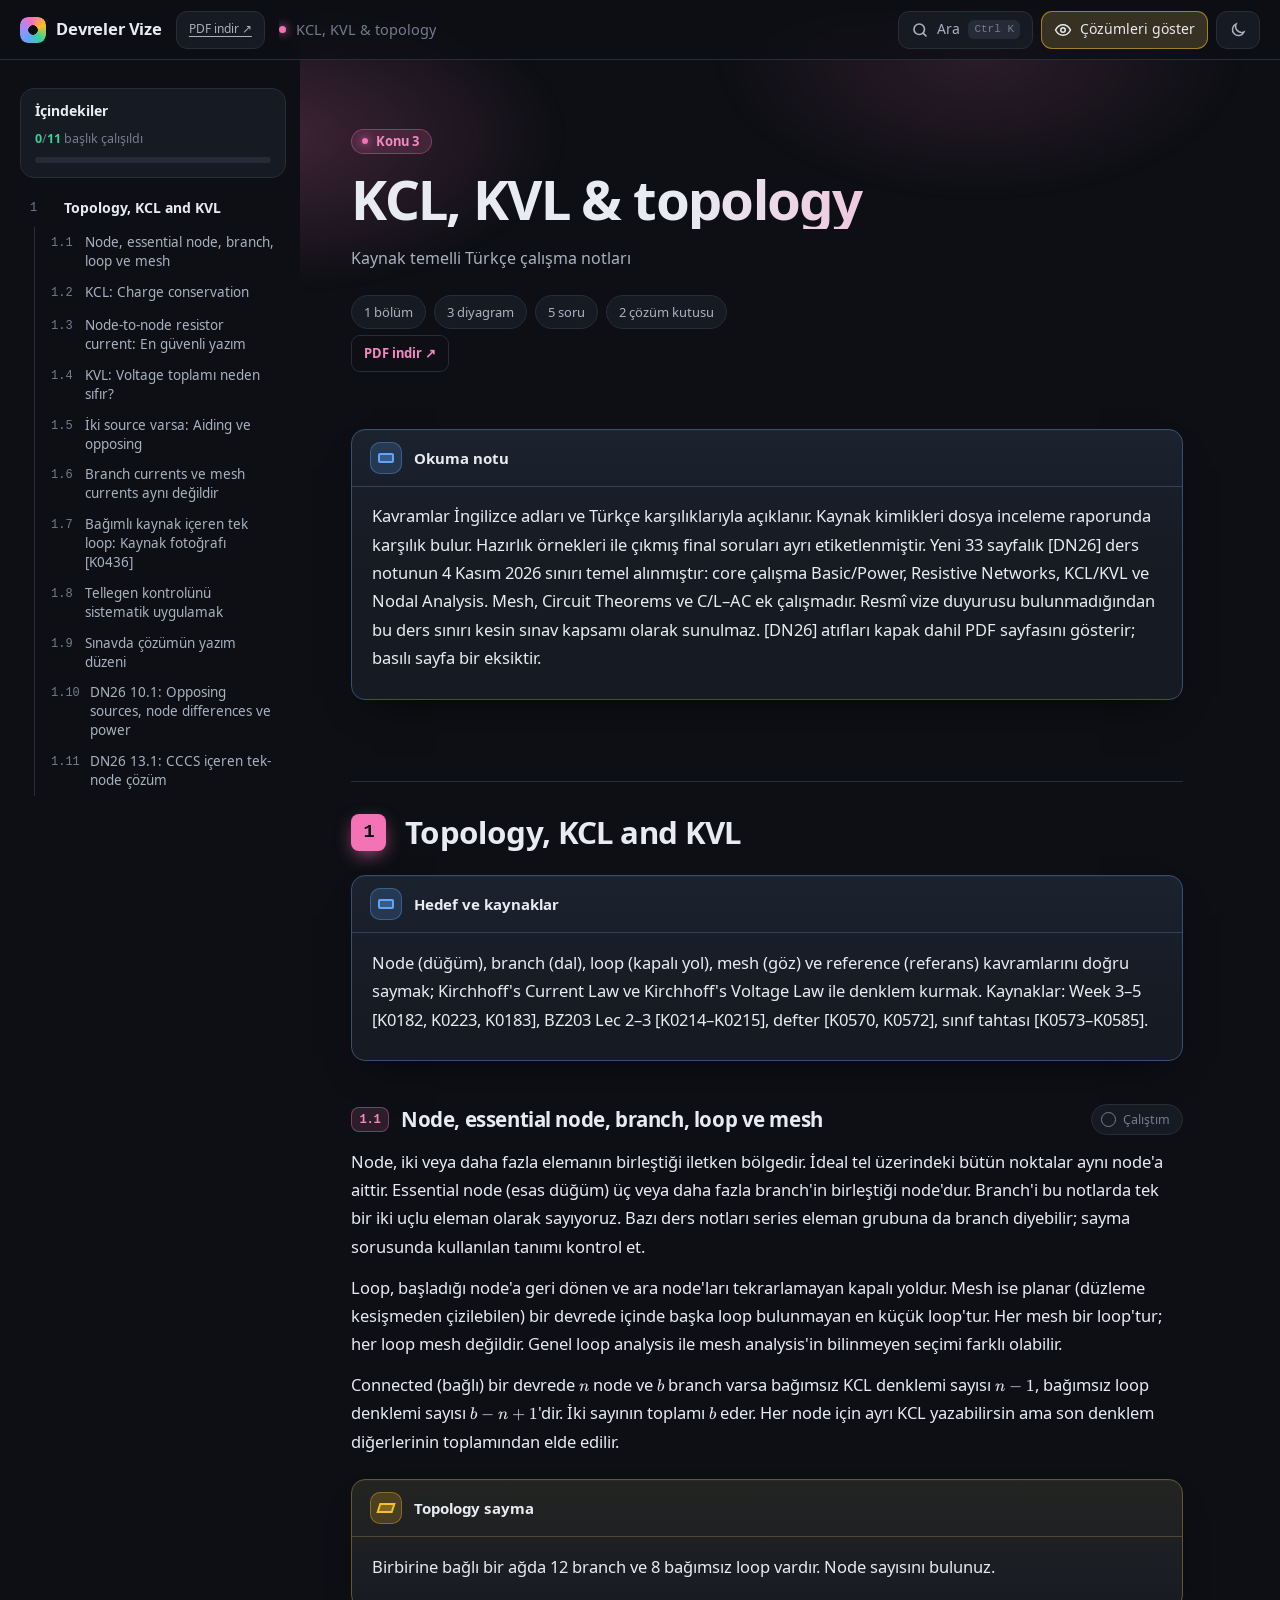
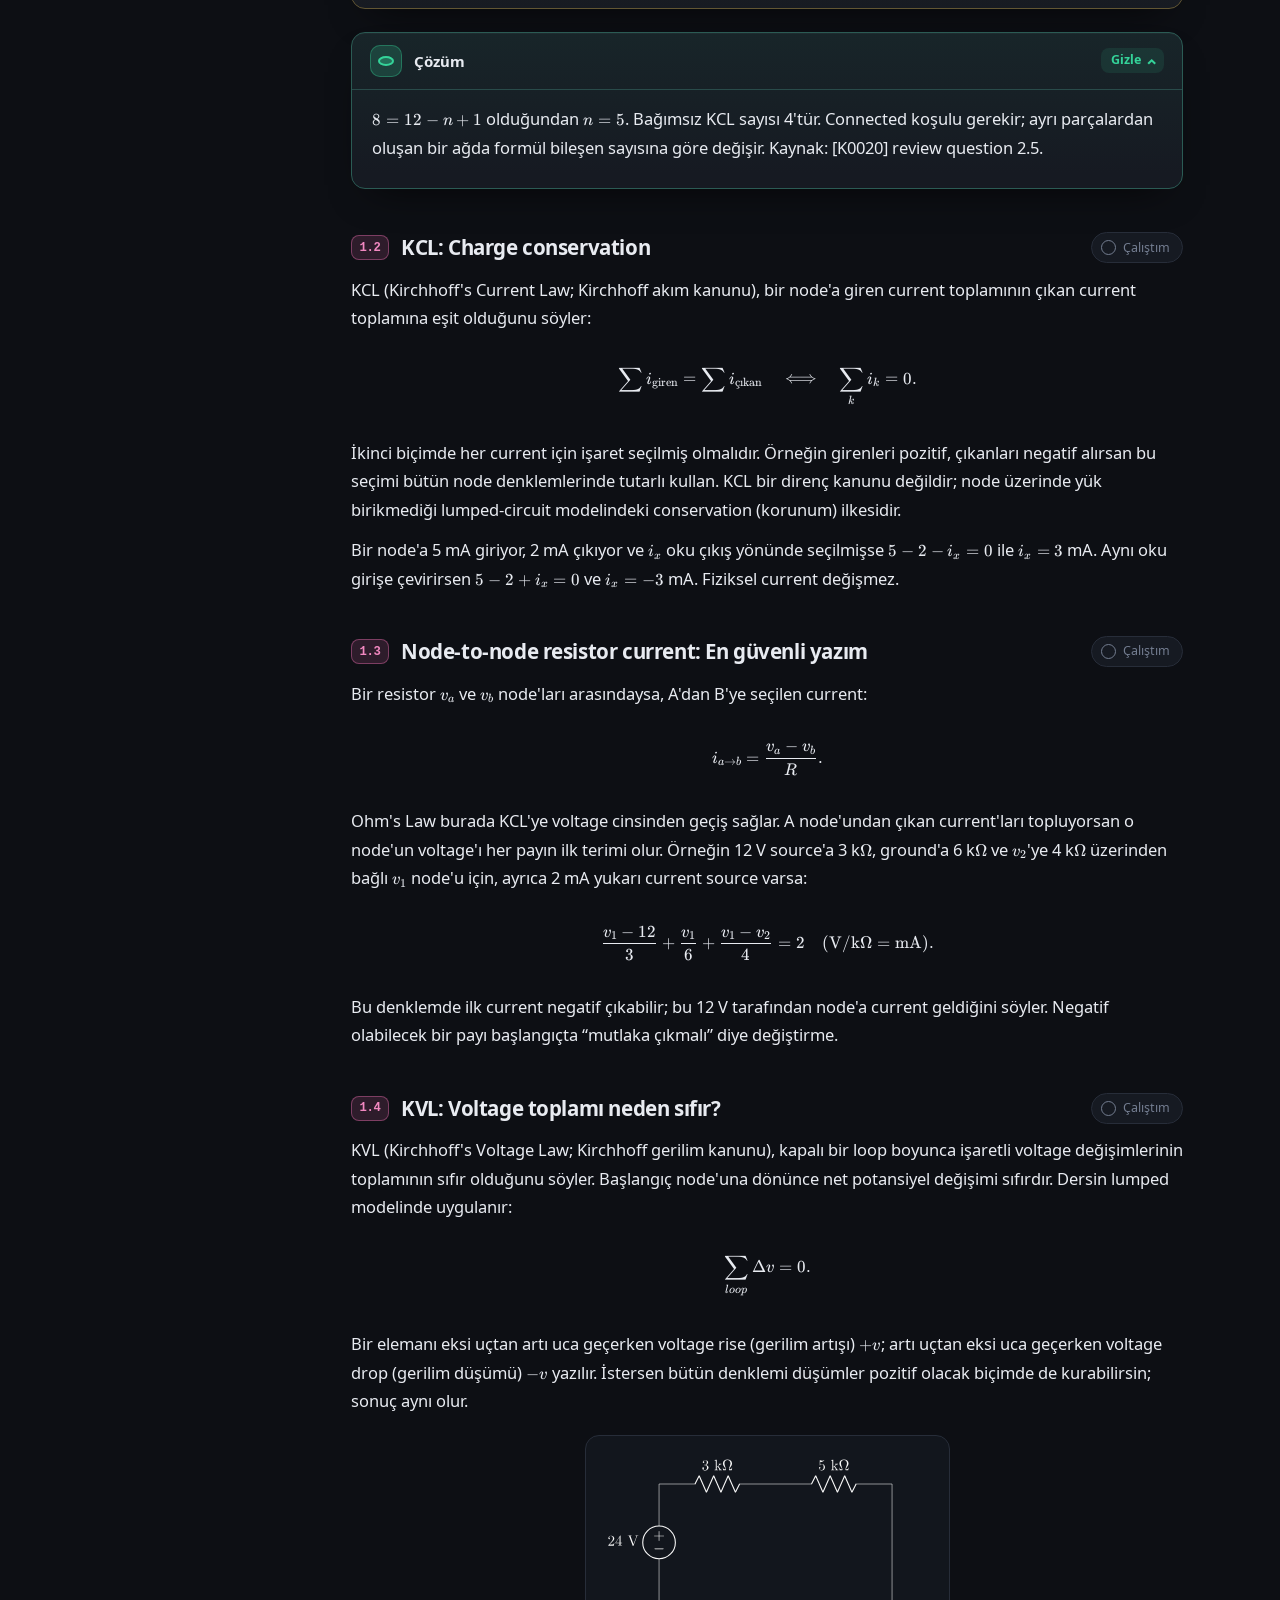
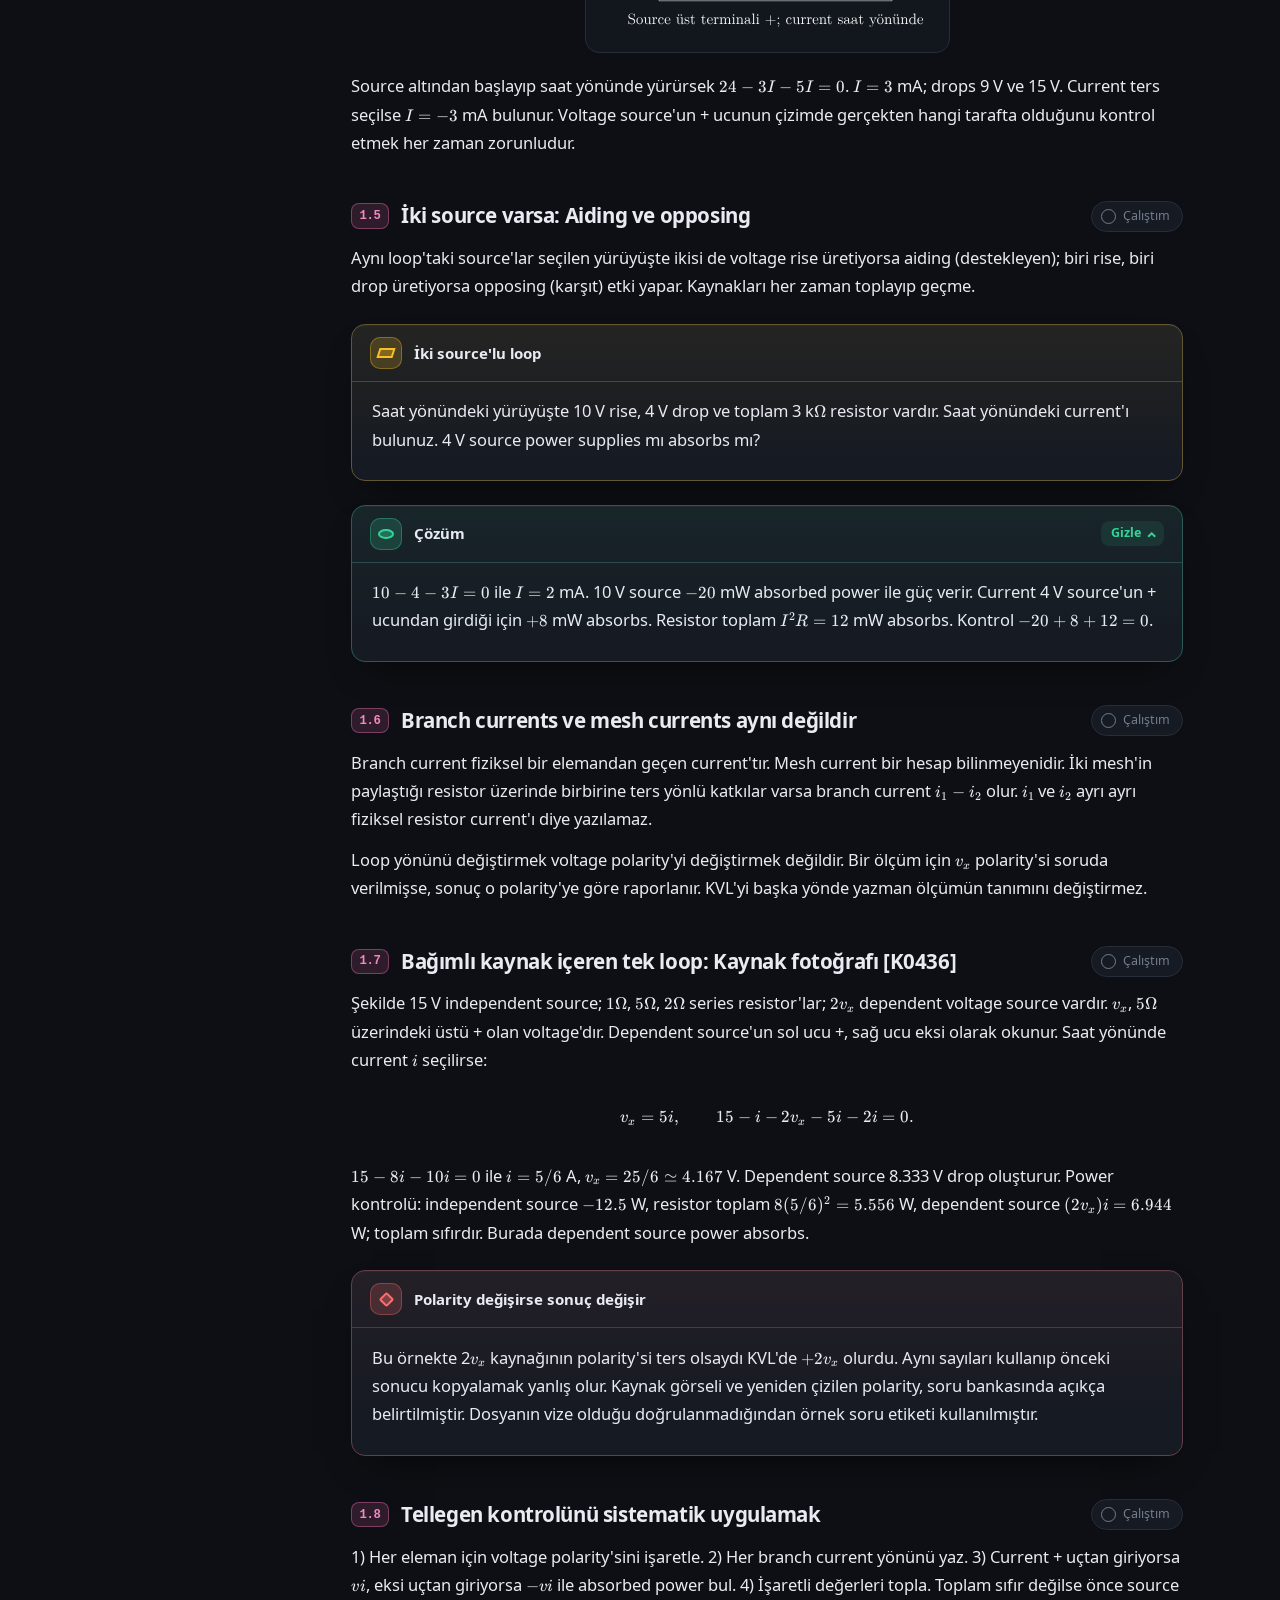
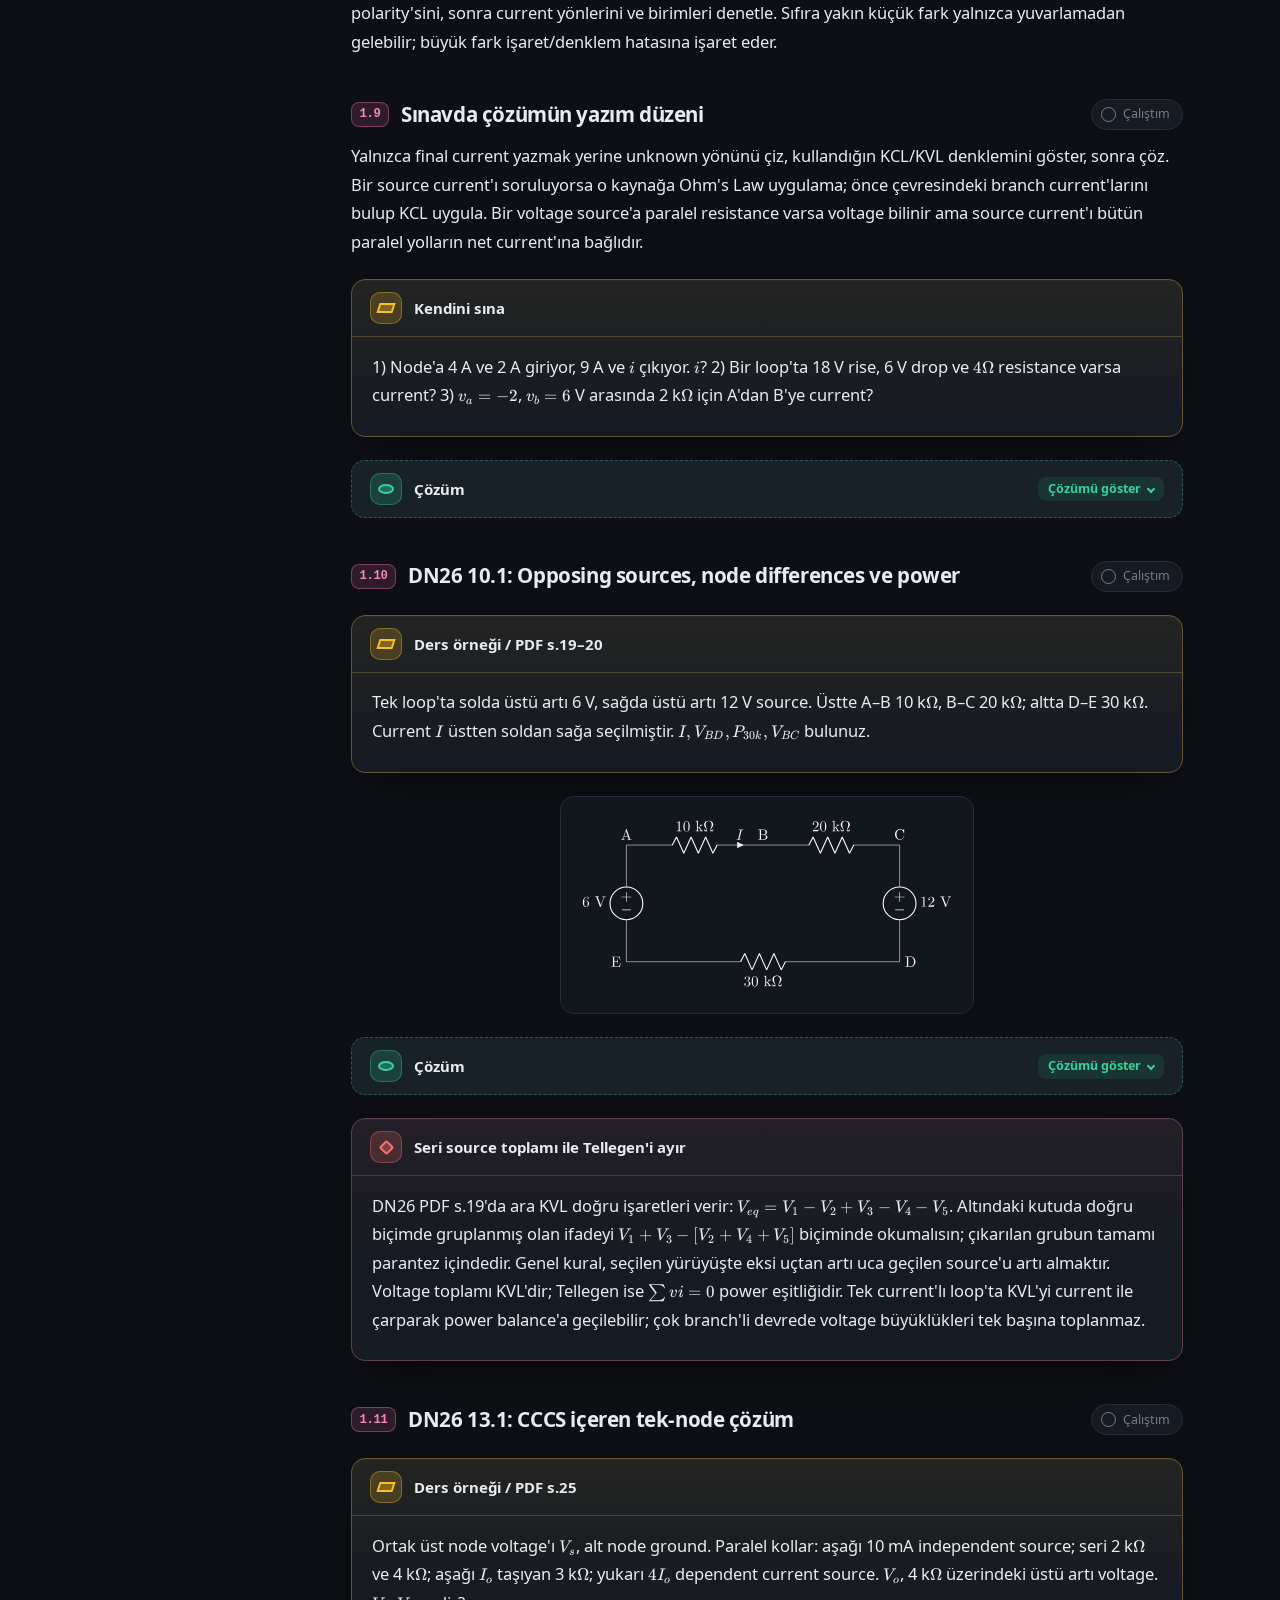
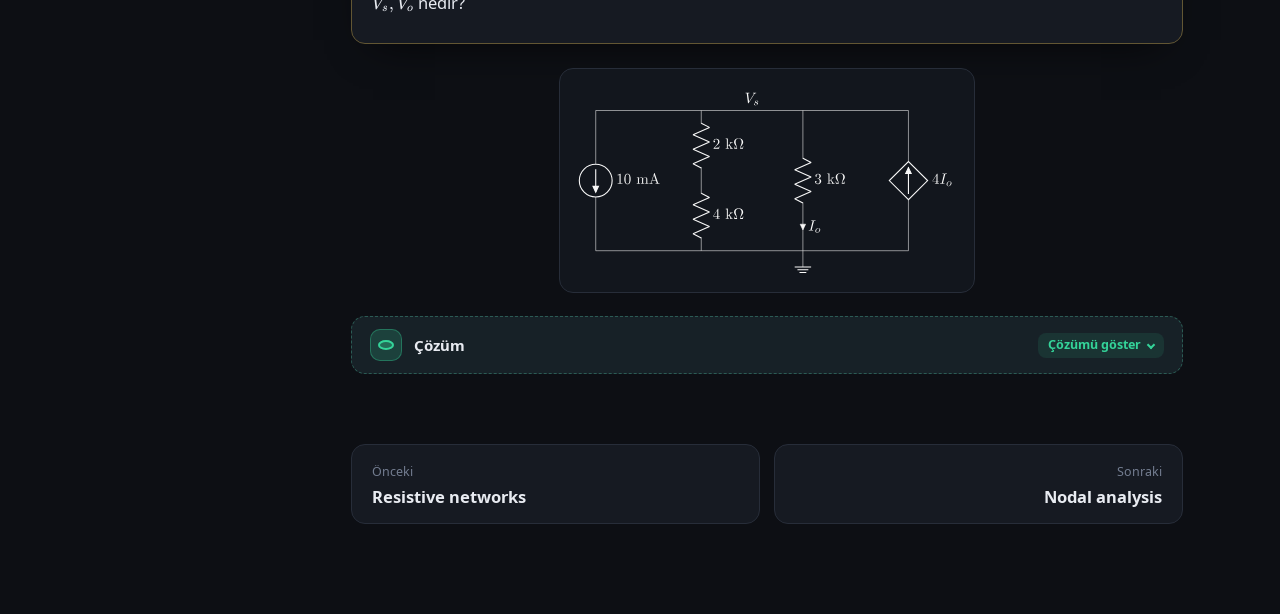
<file: html/konu-03-kirchhoff.html>
<!doctype html>
<html lang="tr">
<head>
<meta charset="utf-8">
<meta name="viewport" content="width=device-width, initial-scale=1">
<title>KCL, KVL &amp; topology | Devreler Vize</title>
<script>var t='dark';try{t=localStorage.getItem('ecircuits:theme')||'dark';}catch(e){}document.documentElement.dataset.theme=t;</script>

<link rel="stylesheet" href="assets/katex/katex.min.css">
<link rel="stylesheet" href="assets/style.css">

<link rel="stylesheet" href="assets/electrical.css"></head>
<body class="doc g-konu" data-page="konu-03-kirchhoff" data-group="konu" data-unit="h3" data-title="KCL, KVL &amp; topology" style="--accent:#F472B6">
<div class="readbar"><span></span></div>
<header class="topbar">
  <button class="tb-btn menu" id="menuBtn" type="button" aria-label="İçindekiler"><span class="ic ic-menu"></span></button>
  <a class="brand" href="../index.html"><span class="brand-dot"></span>Devreler Vize</a>
  <a class="tb-btn" href="../pdf/05_KCL_KVL_Topology.pdf" target="_blank" rel="noopener">PDF indir ↗</a><span class="crumb">KCL, KVL &amp; topology</span>
  <div class="tb-actions">
    <button class="tb-btn sbtn" id="searchBtn" type="button"><span class="ic ic-search"></span><span class="lbl">Ara</span><kbd>Ctrl K</kbd></button>
    <button class="tb-btn" id="quizBtn" type="button" title="Bütün çözümleri aç veya kapat"><span class="ic ic-eye"></span><span class="lbl">Çözümleri göster</span></button>
    <button class="tb-btn" id="themeBtn" type="button" aria-label="Tema değiştir"><span class="ic ic-theme"></span></button>
  </div>
</header>
<div class="layout">
  <aside class="toc" id="toc">
    <div class="toc-head">
      <span>İçindekiler</span>
      <span class="toc-prog"><b id="pgDone">0</b>/<b id="pgAll">11</b> başlık çalışıldı</span>
      <span class="meter"><i id="pgBar"></i></span>
    </div>
    <nav><ol class="toc-l"><li class="t2"><a href="#topology-kcl-and-kvl"><span class="tn">1</span><span>Topology, KCL and KVL</span></a><ol class="toc-s"><li class="t3"><a href="#topology-kcl-and-kvl-node-essential-node-branch-loop-ve-mesh"><span class="tn">1.1</span><span>Node, essential node, branch, loop ve mesh</span></a></li><li class="t3"><a href="#topology-kcl-and-kvl-kcl-charge-conservation"><span class="tn">1.2</span><span>KCL: Charge conservation</span></a></li><li class="t3"><a href="#topology-kcl-and-kvl-node-to-node-resistor-current-en-guvenli-yazim"><span class="tn">1.3</span><span>Node-to-node resistor current: En güvenli yazım</span></a></li><li class="t3"><a href="#topology-kcl-and-kvl-kvl-voltage-toplami-neden-sifir"><span class="tn">1.4</span><span>KVL: Voltage toplamı neden sıfır?</span></a></li><li class="t3"><a href="#topology-kcl-and-kvl-iki-source-varsa-aiding-ve-opposing"><span class="tn">1.5</span><span>İki source varsa: Aiding ve opposing</span></a></li><li class="t3"><a href="#topology-kcl-and-kvl-branch-currents-ve-mesh-currents-ayni-degildir"><span class="tn">1.6</span><span>Branch currents ve mesh currents aynı değildir</span></a></li><li class="t3"><a href="#topology-kcl-and-kvl-bagimli-kaynak-iceren-tek-loop-kaynak-fotografi-k0436"><span class="tn">1.7</span><span>Bağımlı kaynak içeren tek loop: Kaynak fotoğrafı [K0436]</span></a></li><li class="t3"><a href="#topology-kcl-and-kvl-tellegen-kontrolunu-sistematik-uygulamak"><span class="tn">1.8</span><span>Tellegen kontrolünü sistematik uygulamak</span></a></li><li class="t3"><a href="#topology-kcl-and-kvl-sinavda-cozumun-yazim-duzeni"><span class="tn">1.9</span><span>Sınavda çözümün yazım düzeni</span></a></li><li class="t3"><a href="#topology-kcl-and-kvl-dn26-10-1-opposing-sources-node-differences-ve-power"><span class="tn">1.10</span><span>DN26 10.1: Opposing sources, node differences ve power</span></a></li><li class="t3"><a href="#topology-kcl-and-kvl-dn26-13-1-cccs-iceren-tek-node-cozum"><span class="tn">1.11</span><span>DN26 13.1: CCCS içeren tek-node çözüm</span></a></li></ol></li></ol></nav>
  </aside>
  <main class="content" id="content">
    <header class="doc-hero">
      <p class="kicker">Konu 3</p>
      <h1>KCL, KVL &amp; topology</h1>
      <p class="byline">Kaynak temelli Türkçe çalışma notları</p>
      <ul class="chips"><li>1 bölüm</li><li>3 diyagram</li><li>5 soru</li><li>2 çözüm kutusu</li></ul><a class="doc-download" href="../pdf/05_KCL_KVL_Topology.pdf" target="_blank" rel="noopener">PDF indir ↗</a>
    </header>
    <article class="prose">
<section class="box box-bilgi"><div class="box-h"><i class="shape s-islem"></i><span class="bt">Okuma notu</span></div><div class="box-b"><p>Kavramlar İngilizce adları ve Türkçe karşılıklarıyla açıklanır. Kaynak kimlikleri dosya inceleme raporunda karşılık bulur. Hazırlık örnekleri ile çıkmış final soruları ayrı etiketlenmiştir. Yeni 33 sayfalık [DN26] ders notunun 4 Kasım 2026 sınırı temel alınmıştır: core çalışma Basic/Power, Resistive Networks, KCL/KVL ve Nodal Analysis. Mesh, Circuit Theorems ve C/L–AC ek çalışmadır. Resmî vize duyurusu bulunmadığından bu ders sınırı kesin sınav kapsamı olarak sunulmaz. [DN26] atıfları kapak dahil PDF sayfasını gösterir; basılı sayfa bir eksiktir.</p></div></section>
<h2 id="topology-kcl-and-kvl" class="h"><span class="num">1</span><span class="ht">Topology, KCL and KVL</span></h2>
<section class="box box-bilgi"><div class="box-h"><i class="shape s-islem"></i><span class="bt">Hedef ve kaynaklar</span></div><div class="box-b"><p>Node (düğüm), branch (dal), loop (kapalı yol), mesh (göz) ve reference (referans) kavramlarını doğru saymak; Kirchhoff's Current Law ve Kirchhoff's Voltage Law ile denklem kurmak. Kaynaklar: Week 3–5 [K0182, K0223, K0183], BZ203 Lec 2–3 [K0214–K0215], defter [K0570, K0572], sınıf tahtası [K0573–K0585].</p></div></section>
<h3 id="topology-kcl-and-kvl-node-essential-node-branch-loop-ve-mesh" class="h"><span class="num">1.1</span><span class="ht">Node, essential node, branch, loop ve mesh</span></h3>
<p>Node, iki veya daha fazla elemanın birleştiği iletken bölgedir. İdeal tel üzerindeki bütün noktalar aynı node'a aittir. Essential node (esas düğüm) üç veya daha fazla branch'in birleştiği node'dur. Branch'i bu notlarda tek bir iki uçlu eleman olarak sayıyoruz. Bazı ders notları series eleman grubuna da branch diyebilir; sayma sorusunda kullanılan tanımı kontrol et.</p>
<p>Loop, başladığı node'a geri dönen ve ara node'ları tekrarlamayan kapalı yoldur. Mesh ise planar (düzleme kesişmeden çizilebilen) bir devrede içinde başka loop bulunmayan en küçük loop'tur. Her mesh bir loop'tur; her loop mesh değildir. Genel loop analysis ile mesh analysis'in bilinmeyen seçimi farklı olabilir.</p>
<p>Connected (bağlı) bir devrede <span class="katex"><span class="katex-mathml"><math xmlns="http://www.w3.org/1998/Math/MathML"><semantics><mrow><mi>n</mi></mrow><annotation encoding="application/x-tex">n</annotation></semantics></math></span><span class="katex-html" aria-hidden="true"><span class="base"><span class="strut" style="height:0.4306em;"></span><span class="mord mathnormal">n</span></span></span></span> node ve <span class="katex"><span class="katex-mathml"><math xmlns="http://www.w3.org/1998/Math/MathML"><semantics><mrow><mi>b</mi></mrow><annotation encoding="application/x-tex">b</annotation></semantics></math></span><span class="katex-html" aria-hidden="true"><span class="base"><span class="strut" style="height:0.6944em;"></span><span class="mord mathnormal">b</span></span></span></span> branch varsa bağımsız KCL denklemi sayısı <span class="katex"><span class="katex-mathml"><math xmlns="http://www.w3.org/1998/Math/MathML"><semantics><mrow><mi>n</mi><mo>−</mo><mn>1</mn></mrow><annotation encoding="application/x-tex">n-1</annotation></semantics></math></span><span class="katex-html" aria-hidden="true"><span class="base"><span class="strut" style="height:0.6667em;vertical-align:-0.0833em;"></span><span class="mord mathnormal">n</span><span class="mspace" style="margin-right:0.2222em;"></span><span class="mbin">−</span><span class="mspace" style="margin-right:0.2222em;"></span></span><span class="base"><span class="strut" style="height:0.6444em;"></span><span class="mord">1</span></span></span></span>, bağımsız loop denklemi sayısı <span class="katex"><span class="katex-mathml"><math xmlns="http://www.w3.org/1998/Math/MathML"><semantics><mrow><mi>b</mi><mo>−</mo><mi>n</mi><mo>+</mo><mn>1</mn></mrow><annotation encoding="application/x-tex">b-n+1</annotation></semantics></math></span><span class="katex-html" aria-hidden="true"><span class="base"><span class="strut" style="height:0.7778em;vertical-align:-0.0833em;"></span><span class="mord mathnormal">b</span><span class="mspace" style="margin-right:0.2222em;"></span><span class="mbin">−</span><span class="mspace" style="margin-right:0.2222em;"></span></span><span class="base"><span class="strut" style="height:0.6667em;vertical-align:-0.0833em;"></span><span class="mord mathnormal">n</span><span class="mspace" style="margin-right:0.2222em;"></span><span class="mbin">+</span><span class="mspace" style="margin-right:0.2222em;"></span></span><span class="base"><span class="strut" style="height:0.6444em;"></span><span class="mord">1</span></span></span></span>'dir. İki sayının toplamı <span class="katex"><span class="katex-mathml"><math xmlns="http://www.w3.org/1998/Math/MathML"><semantics><mrow><mi>b</mi></mrow><annotation encoding="application/x-tex">b</annotation></semantics></math></span><span class="katex-html" aria-hidden="true"><span class="base"><span class="strut" style="height:0.6944em;"></span><span class="mord mathnormal">b</span></span></span></span> eder. Her node için ayrı KCL yazabilirsin ama son denklem diğerlerinin toplamından elde edilir.</p>
<section class="box box-soru" id="soru-1"><div class="box-h"><i class="shape s-giris"></i><span class="bt">Topology sayma</span></div><div class="box-b"><p>Birbirine bağlı bir ağda 12 branch ve 8 bağımsız loop vardır. Node sayısını bulunuz.</p></div></section>
<details class="box box-cevap" open><summary class="box-h"><i class="shape s-basla"></i><span class="bt">Çözüm</span><span class="tog" aria-hidden="true"></span></summary><div class="box-b"><p><span class="katex"><span class="katex-mathml"><math xmlns="http://www.w3.org/1998/Math/MathML"><semantics><mrow><mn>8</mn><mo>=</mo><mn>12</mn><mo>−</mo><mi>n</mi><mo>+</mo><mn>1</mn></mrow><annotation encoding="application/x-tex">8=12-n+1</annotation></semantics></math></span><span class="katex-html" aria-hidden="true"><span class="base"><span class="strut" style="height:0.6444em;"></span><span class="mord">8</span><span class="mspace" style="margin-right:0.2778em;"></span><span class="mrel">=</span><span class="mspace" style="margin-right:0.2778em;"></span></span><span class="base"><span class="strut" style="height:0.7278em;vertical-align:-0.0833em;"></span><span class="mord">12</span><span class="mspace" style="margin-right:0.2222em;"></span><span class="mbin">−</span><span class="mspace" style="margin-right:0.2222em;"></span></span><span class="base"><span class="strut" style="height:0.6667em;vertical-align:-0.0833em;"></span><span class="mord mathnormal">n</span><span class="mspace" style="margin-right:0.2222em;"></span><span class="mbin">+</span><span class="mspace" style="margin-right:0.2222em;"></span></span><span class="base"><span class="strut" style="height:0.6444em;"></span><span class="mord">1</span></span></span></span> olduğundan <span class="katex"><span class="katex-mathml"><math xmlns="http://www.w3.org/1998/Math/MathML"><semantics><mrow><mi>n</mi><mo>=</mo><mn>5</mn></mrow><annotation encoding="application/x-tex">n=5</annotation></semantics></math></span><span class="katex-html" aria-hidden="true"><span class="base"><span class="strut" style="height:0.4306em;"></span><span class="mord mathnormal">n</span><span class="mspace" style="margin-right:0.2778em;"></span><span class="mrel">=</span><span class="mspace" style="margin-right:0.2778em;"></span></span><span class="base"><span class="strut" style="height:0.6444em;"></span><span class="mord">5</span></span></span></span>. Bağımsız KCL sayısı 4'tür. Connected koşulu gerekir; ayrı parçalardan oluşan bir ağda formül bileşen sayısına göre değişir. Kaynak: [K0020] review question 2.5.</p></div></details>
<h3 id="topology-kcl-and-kvl-kcl-charge-conservation" class="h"><span class="num">1.2</span><span class="ht">KCL: Charge conservation</span></h3>
<p>KCL (Kirchhoff's Current Law; Kirchhoff akım kanunu), bir node'a giren current toplamının çıkan current toplamına eşit olduğunu söyler:</p>
<div class="mathd"><span class="katex-display"><span class="katex"><span class="katex-mathml"><math xmlns="http://www.w3.org/1998/Math/MathML" display="block"><semantics><mrow><mo>∑</mo><msub><mi>i</mi><mtext>giren</mtext></msub><mo>=</mo><mo>∑</mo><msub><mi>i</mi><mrow><mover accent="true"><mtext>c</mtext><mo>¸</mo></mover><mtext>ıkan</mtext></mrow></msub><mspace width="1em"/><mo>⟺</mo><mspace width="1em"/><munder><mo>∑</mo><mi>k</mi></munder><msub><mi>i</mi><mi>k</mi></msub><mo>=</mo><mn>0.</mn></mrow><annotation encoding="application/x-tex">\sum i_{\text{giren}}=\sum i_{\text{çıkan}}\quad\Longleftrightarrow\quad\sum_k i_k=0.</annotation></semantics></math></span><span class="katex-html" aria-hidden="true"><span class="base"><span class="strut" style="height:1.6em;vertical-align:-0.55em;"></span><span class="mop op-symbol large-op" style="position:relative;top:0em;">∑</span><span class="mspace" style="margin-right:0.1667em;"></span><span class="mord"><span class="mord mathnormal">i</span><span class="msupsub"><span class="vlist-t vlist-t2"><span class="vlist-r"><span class="vlist" style="height:0.3175em;"><span style="top:-2.55em;margin-left:0em;margin-right:0.05em;"><span class="pstrut" style="height:2.7em;"></span><span class="sizing reset-size6 size3 mtight"><span class="mord mtight"><span class="mord text mtight"><span class="mord mtight">giren</span></span></span></span></span></span><span class="vlist-s">​</span></span><span class="vlist-r"><span class="vlist" style="height:0.2861em;"><span></span></span></span></span></span></span><span class="mspace" style="margin-right:0.2778em;"></span><span class="mrel">=</span><span class="mspace" style="margin-right:0.2778em;"></span></span><span class="base"><span class="strut" style="height:1.6em;vertical-align:-0.55em;"></span><span class="mop op-symbol large-op" style="position:relative;top:0em;">∑</span><span class="mspace" style="margin-right:0.1667em;"></span><span class="mord"><span class="mord mathnormal">i</span><span class="msupsub"><span class="vlist-t vlist-t2"><span class="vlist-r"><span class="vlist" style="height:0.3361em;"><span style="top:-2.55em;margin-left:0em;margin-right:0.05em;"><span class="pstrut" style="height:2.7em;"></span><span class="sizing reset-size6 size3 mtight"><span class="mord mtight"><span class="mord text mtight"><span class="mord accent mtight"><span class="vlist-t vlist-t2"><span class="vlist-r"><span class="vlist" style="height:0.4306em;"><span style="top:-2.7em;"><span class="pstrut" style="height:2.7em;"></span><span class="mord mtight">c</span></span><span style="top:-2.7em;"><span class="pstrut" style="height:2.7em;"></span><span class="accent-body" style="left:-0.2222em;"><span class="mord mtight">¸</span></span></span></span><span class="vlist-s">​</span></span><span class="vlist-r"><span class="vlist" style="height:0.1701em;"><span></span></span></span></span></span><span class="mord latin_fallback mtight">ı</span><span class="mord mtight">kan</span></span></span></span></span></span><span class="vlist-s">​</span></span><span class="vlist-r"><span class="vlist" style="height:0.2691em;"><span></span></span></span></span></span></span><span class="mspace" style="margin-right:1em;"></span><span class="mspace" style="margin-right:0.2778em;"></span><span class="mrel">⟺</span><span class="mspace" style="margin-right:1em;"></span><span class="mspace" style="margin-right:0.2778em;"></span></span><span class="base"><span class="strut" style="height:2.3521em;vertical-align:-1.3021em;"></span><span class="mop op-limits"><span class="vlist-t vlist-t2"><span class="vlist-r"><span class="vlist" style="height:1.05em;"><span style="top:-1.8479em;margin-left:0em;"><span class="pstrut" style="height:3.05em;"></span><span class="sizing reset-size6 size3 mtight"><span class="mord mathnormal mtight" style="margin-right:0.03148em;">k</span></span></span><span style="top:-3.05em;"><span class="pstrut" style="height:3.05em;"></span><span><span class="mop op-symbol large-op">∑</span></span></span></span><span class="vlist-s">​</span></span><span class="vlist-r"><span class="vlist" style="height:1.3021em;"><span></span></span></span></span></span><span class="mspace" style="margin-right:0.1667em;"></span><span class="mord"><span class="mord mathnormal">i</span><span class="msupsub"><span class="vlist-t vlist-t2"><span class="vlist-r"><span class="vlist" style="height:0.3361em;"><span style="top:-2.55em;margin-left:0em;margin-right:0.05em;"><span class="pstrut" style="height:2.7em;"></span><span class="sizing reset-size6 size3 mtight"><span class="mord mathnormal mtight" style="margin-right:0.03148em;">k</span></span></span></span><span class="vlist-s">​</span></span><span class="vlist-r"><span class="vlist" style="height:0.15em;"><span></span></span></span></span></span></span><span class="mspace" style="margin-right:0.2778em;"></span><span class="mrel">=</span><span class="mspace" style="margin-right:0.2778em;"></span></span><span class="base"><span class="strut" style="height:0.6444em;"></span><span class="mord">0.</span></span></span></span></span></div>
<p>İkinci biçimde her current için işaret seçilmiş olmalıdır. Örneğin girenleri pozitif, çıkanları negatif alırsan bu seçimi bütün node denklemlerinde tutarlı kullan. KCL bir direnç kanunu değildir; node üzerinde yük birikmediği lumped-circuit modelindeki conservation (korunum) ilkesidir.</p>
<p>Bir node'a 5 mA giriyor, 2 mA çıkıyor ve <span class="katex"><span class="katex-mathml"><math xmlns="http://www.w3.org/1998/Math/MathML"><semantics><mrow><msub><mi>i</mi><mi>x</mi></msub></mrow><annotation encoding="application/x-tex">i_x</annotation></semantics></math></span><span class="katex-html" aria-hidden="true"><span class="base"><span class="strut" style="height:0.8095em;vertical-align:-0.15em;"></span><span class="mord"><span class="mord mathnormal">i</span><span class="msupsub"><span class="vlist-t vlist-t2"><span class="vlist-r"><span class="vlist" style="height:0.1514em;"><span style="top:-2.55em;margin-left:0em;margin-right:0.05em;"><span class="pstrut" style="height:2.7em;"></span><span class="sizing reset-size6 size3 mtight"><span class="mord mathnormal mtight">x</span></span></span></span><span class="vlist-s">​</span></span><span class="vlist-r"><span class="vlist" style="height:0.15em;"><span></span></span></span></span></span></span></span></span></span> oku çıkış yönünde seçilmişse <span class="katex"><span class="katex-mathml"><math xmlns="http://www.w3.org/1998/Math/MathML"><semantics><mrow><mn>5</mn><mo>−</mo><mn>2</mn><mo>−</mo><msub><mi>i</mi><mi>x</mi></msub><mo>=</mo><mn>0</mn></mrow><annotation encoding="application/x-tex">5-2-i_x=0</annotation></semantics></math></span><span class="katex-html" aria-hidden="true"><span class="base"><span class="strut" style="height:0.7278em;vertical-align:-0.0833em;"></span><span class="mord">5</span><span class="mspace" style="margin-right:0.2222em;"></span><span class="mbin">−</span><span class="mspace" style="margin-right:0.2222em;"></span></span><span class="base"><span class="strut" style="height:0.7278em;vertical-align:-0.0833em;"></span><span class="mord">2</span><span class="mspace" style="margin-right:0.2222em;"></span><span class="mbin">−</span><span class="mspace" style="margin-right:0.2222em;"></span></span><span class="base"><span class="strut" style="height:0.8095em;vertical-align:-0.15em;"></span><span class="mord"><span class="mord mathnormal">i</span><span class="msupsub"><span class="vlist-t vlist-t2"><span class="vlist-r"><span class="vlist" style="height:0.1514em;"><span style="top:-2.55em;margin-left:0em;margin-right:0.05em;"><span class="pstrut" style="height:2.7em;"></span><span class="sizing reset-size6 size3 mtight"><span class="mord mathnormal mtight">x</span></span></span></span><span class="vlist-s">​</span></span><span class="vlist-r"><span class="vlist" style="height:0.15em;"><span></span></span></span></span></span></span><span class="mspace" style="margin-right:0.2778em;"></span><span class="mrel">=</span><span class="mspace" style="margin-right:0.2778em;"></span></span><span class="base"><span class="strut" style="height:0.6444em;"></span><span class="mord">0</span></span></span></span> ile <span class="katex"><span class="katex-mathml"><math xmlns="http://www.w3.org/1998/Math/MathML"><semantics><mrow><msub><mi>i</mi><mi>x</mi></msub><mo>=</mo><mn>3</mn></mrow><annotation encoding="application/x-tex">i_x=3</annotation></semantics></math></span><span class="katex-html" aria-hidden="true"><span class="base"><span class="strut" style="height:0.8095em;vertical-align:-0.15em;"></span><span class="mord"><span class="mord mathnormal">i</span><span class="msupsub"><span class="vlist-t vlist-t2"><span class="vlist-r"><span class="vlist" style="height:0.1514em;"><span style="top:-2.55em;margin-left:0em;margin-right:0.05em;"><span class="pstrut" style="height:2.7em;"></span><span class="sizing reset-size6 size3 mtight"><span class="mord mathnormal mtight">x</span></span></span></span><span class="vlist-s">​</span></span><span class="vlist-r"><span class="vlist" style="height:0.15em;"><span></span></span></span></span></span></span><span class="mspace" style="margin-right:0.2778em;"></span><span class="mrel">=</span><span class="mspace" style="margin-right:0.2778em;"></span></span><span class="base"><span class="strut" style="height:0.6444em;"></span><span class="mord">3</span></span></span></span> mA. Aynı oku girişe çevirirsen <span class="katex"><span class="katex-mathml"><math xmlns="http://www.w3.org/1998/Math/MathML"><semantics><mrow><mn>5</mn><mo>−</mo><mn>2</mn><mo>+</mo><msub><mi>i</mi><mi>x</mi></msub><mo>=</mo><mn>0</mn></mrow><annotation encoding="application/x-tex">5-2+i_x=0</annotation></semantics></math></span><span class="katex-html" aria-hidden="true"><span class="base"><span class="strut" style="height:0.7278em;vertical-align:-0.0833em;"></span><span class="mord">5</span><span class="mspace" style="margin-right:0.2222em;"></span><span class="mbin">−</span><span class="mspace" style="margin-right:0.2222em;"></span></span><span class="base"><span class="strut" style="height:0.7278em;vertical-align:-0.0833em;"></span><span class="mord">2</span><span class="mspace" style="margin-right:0.2222em;"></span><span class="mbin">+</span><span class="mspace" style="margin-right:0.2222em;"></span></span><span class="base"><span class="strut" style="height:0.8095em;vertical-align:-0.15em;"></span><span class="mord"><span class="mord mathnormal">i</span><span class="msupsub"><span class="vlist-t vlist-t2"><span class="vlist-r"><span class="vlist" style="height:0.1514em;"><span style="top:-2.55em;margin-left:0em;margin-right:0.05em;"><span class="pstrut" style="height:2.7em;"></span><span class="sizing reset-size6 size3 mtight"><span class="mord mathnormal mtight">x</span></span></span></span><span class="vlist-s">​</span></span><span class="vlist-r"><span class="vlist" style="height:0.15em;"><span></span></span></span></span></span></span><span class="mspace" style="margin-right:0.2778em;"></span><span class="mrel">=</span><span class="mspace" style="margin-right:0.2778em;"></span></span><span class="base"><span class="strut" style="height:0.6444em;"></span><span class="mord">0</span></span></span></span> ve <span class="katex"><span class="katex-mathml"><math xmlns="http://www.w3.org/1998/Math/MathML"><semantics><mrow><msub><mi>i</mi><mi>x</mi></msub><mo>=</mo><mo>−</mo><mn>3</mn></mrow><annotation encoding="application/x-tex">i_x=-3</annotation></semantics></math></span><span class="katex-html" aria-hidden="true"><span class="base"><span class="strut" style="height:0.8095em;vertical-align:-0.15em;"></span><span class="mord"><span class="mord mathnormal">i</span><span class="msupsub"><span class="vlist-t vlist-t2"><span class="vlist-r"><span class="vlist" style="height:0.1514em;"><span style="top:-2.55em;margin-left:0em;margin-right:0.05em;"><span class="pstrut" style="height:2.7em;"></span><span class="sizing reset-size6 size3 mtight"><span class="mord mathnormal mtight">x</span></span></span></span><span class="vlist-s">​</span></span><span class="vlist-r"><span class="vlist" style="height:0.15em;"><span></span></span></span></span></span></span><span class="mspace" style="margin-right:0.2778em;"></span><span class="mrel">=</span><span class="mspace" style="margin-right:0.2778em;"></span></span><span class="base"><span class="strut" style="height:0.7278em;vertical-align:-0.0833em;"></span><span class="mord">−</span><span class="mord">3</span></span></span></span> mA. Fiziksel current değişmez.</p>
<h3 id="topology-kcl-and-kvl-node-to-node-resistor-current-en-guvenli-yazim" class="h"><span class="num">1.3</span><span class="ht">Node-to-node resistor current: En güvenli yazım</span></h3>
<p>Bir resistor <span class="katex"><span class="katex-mathml"><math xmlns="http://www.w3.org/1998/Math/MathML"><semantics><mrow><msub><mi>v</mi><mi>a</mi></msub></mrow><annotation encoding="application/x-tex">v_a</annotation></semantics></math></span><span class="katex-html" aria-hidden="true"><span class="base"><span class="strut" style="height:0.5806em;vertical-align:-0.15em;"></span><span class="mord"><span class="mord mathnormal" style="margin-right:0.03588em;">v</span><span class="msupsub"><span class="vlist-t vlist-t2"><span class="vlist-r"><span class="vlist" style="height:0.1514em;"><span style="top:-2.55em;margin-left:-0.0359em;margin-right:0.05em;"><span class="pstrut" style="height:2.7em;"></span><span class="sizing reset-size6 size3 mtight"><span class="mord mathnormal mtight">a</span></span></span></span><span class="vlist-s">​</span></span><span class="vlist-r"><span class="vlist" style="height:0.15em;"><span></span></span></span></span></span></span></span></span></span> ve <span class="katex"><span class="katex-mathml"><math xmlns="http://www.w3.org/1998/Math/MathML"><semantics><mrow><msub><mi>v</mi><mi>b</mi></msub></mrow><annotation encoding="application/x-tex">v_b</annotation></semantics></math></span><span class="katex-html" aria-hidden="true"><span class="base"><span class="strut" style="height:0.5806em;vertical-align:-0.15em;"></span><span class="mord"><span class="mord mathnormal" style="margin-right:0.03588em;">v</span><span class="msupsub"><span class="vlist-t vlist-t2"><span class="vlist-r"><span class="vlist" style="height:0.3361em;"><span style="top:-2.55em;margin-left:-0.0359em;margin-right:0.05em;"><span class="pstrut" style="height:2.7em;"></span><span class="sizing reset-size6 size3 mtight"><span class="mord mathnormal mtight">b</span></span></span></span><span class="vlist-s">​</span></span><span class="vlist-r"><span class="vlist" style="height:0.15em;"><span></span></span></span></span></span></span></span></span></span> node'ları arasındaysa, A'dan B'ye seçilen current:</p>
<div class="mathd"><span class="katex-display"><span class="katex"><span class="katex-mathml"><math xmlns="http://www.w3.org/1998/Math/MathML" display="block"><semantics><mrow><msub><mi>i</mi><mrow><mi>a</mi><mo>→</mo><mi>b</mi></mrow></msub><mo>=</mo><mfrac><mrow><msub><mi>v</mi><mi>a</mi></msub><mo>−</mo><msub><mi>v</mi><mi>b</mi></msub></mrow><mi>R</mi></mfrac><mi mathvariant="normal">.</mi></mrow><annotation encoding="application/x-tex">i_{a\to b}=\frac{v_a-v_b}{R}.</annotation></semantics></math></span><span class="katex-html" aria-hidden="true"><span class="base"><span class="strut" style="height:0.8095em;vertical-align:-0.15em;"></span><span class="mord"><span class="mord mathnormal">i</span><span class="msupsub"><span class="vlist-t vlist-t2"><span class="vlist-r"><span class="vlist" style="height:0.3361em;"><span style="top:-2.55em;margin-left:0em;margin-right:0.05em;"><span class="pstrut" style="height:2.7em;"></span><span class="sizing reset-size6 size3 mtight"><span class="mord mtight"><span class="mord mathnormal mtight">a</span><span class="mrel mtight">→</span><span class="mord mathnormal mtight">b</span></span></span></span></span><span class="vlist-s">​</span></span><span class="vlist-r"><span class="vlist" style="height:0.15em;"><span></span></span></span></span></span></span><span class="mspace" style="margin-right:0.2778em;"></span><span class="mrel">=</span><span class="mspace" style="margin-right:0.2778em;"></span></span><span class="base"><span class="strut" style="height:1.9463em;vertical-align:-0.686em;"></span><span class="mord"><span class="mopen nulldelimiter"></span><span class="mfrac"><span class="vlist-t vlist-t2"><span class="vlist-r"><span class="vlist" style="height:1.2603em;"><span style="top:-2.314em;"><span class="pstrut" style="height:3em;"></span><span class="mord"><span class="mord mathnormal" style="margin-right:0.00773em;">R</span></span></span><span style="top:-3.23em;"><span class="pstrut" style="height:3em;"></span><span class="frac-line" style="border-bottom-width:0.04em;"></span></span><span style="top:-3.677em;"><span class="pstrut" style="height:3em;"></span><span class="mord"><span class="mord"><span class="mord mathnormal" style="margin-right:0.03588em;">v</span><span class="msupsub"><span class="vlist-t vlist-t2"><span class="vlist-r"><span class="vlist" style="height:0.1514em;"><span style="top:-2.55em;margin-left:-0.0359em;margin-right:0.05em;"><span class="pstrut" style="height:2.7em;"></span><span class="sizing reset-size6 size3 mtight"><span class="mord mathnormal mtight">a</span></span></span></span><span class="vlist-s">​</span></span><span class="vlist-r"><span class="vlist" style="height:0.15em;"><span></span></span></span></span></span></span><span class="mspace" style="margin-right:0.2222em;"></span><span class="mbin">−</span><span class="mspace" style="margin-right:0.2222em;"></span><span class="mord"><span class="mord mathnormal" style="margin-right:0.03588em;">v</span><span class="msupsub"><span class="vlist-t vlist-t2"><span class="vlist-r"><span class="vlist" style="height:0.3361em;"><span style="top:-2.55em;margin-left:-0.0359em;margin-right:0.05em;"><span class="pstrut" style="height:2.7em;"></span><span class="sizing reset-size6 size3 mtight"><span class="mord mathnormal mtight">b</span></span></span></span><span class="vlist-s">​</span></span><span class="vlist-r"><span class="vlist" style="height:0.15em;"><span></span></span></span></span></span></span></span></span></span><span class="vlist-s">​</span></span><span class="vlist-r"><span class="vlist" style="height:0.686em;"><span></span></span></span></span></span><span class="mclose nulldelimiter"></span></span><span class="mord">.</span></span></span></span></span></div>
<p>Ohm's Law burada KCL'ye voltage cinsinden geçiş sağlar. A node'undan çıkan current'ları topluyorsan o node'un voltage'ı her payın ilk terimi olur. Örneğin 12 V source'a 3 k<span class="katex"><span class="katex-mathml"><math xmlns="http://www.w3.org/1998/Math/MathML"><semantics><mrow><mi mathvariant="normal">Ω</mi></mrow><annotation encoding="application/x-tex">\Omega</annotation></semantics></math></span><span class="katex-html" aria-hidden="true"><span class="base"><span class="strut" style="height:0.6833em;"></span><span class="mord">Ω</span></span></span></span>, ground'a 6 k<span class="katex"><span class="katex-mathml"><math xmlns="http://www.w3.org/1998/Math/MathML"><semantics><mrow><mi mathvariant="normal">Ω</mi></mrow><annotation encoding="application/x-tex">\Omega</annotation></semantics></math></span><span class="katex-html" aria-hidden="true"><span class="base"><span class="strut" style="height:0.6833em;"></span><span class="mord">Ω</span></span></span></span> ve <span class="katex"><span class="katex-mathml"><math xmlns="http://www.w3.org/1998/Math/MathML"><semantics><mrow><msub><mi>v</mi><mn>2</mn></msub></mrow><annotation encoding="application/x-tex">v_2</annotation></semantics></math></span><span class="katex-html" aria-hidden="true"><span class="base"><span class="strut" style="height:0.5806em;vertical-align:-0.15em;"></span><span class="mord"><span class="mord mathnormal" style="margin-right:0.03588em;">v</span><span class="msupsub"><span class="vlist-t vlist-t2"><span class="vlist-r"><span class="vlist" style="height:0.3011em;"><span style="top:-2.55em;margin-left:-0.0359em;margin-right:0.05em;"><span class="pstrut" style="height:2.7em;"></span><span class="sizing reset-size6 size3 mtight"><span class="mord mtight">2</span></span></span></span><span class="vlist-s">​</span></span><span class="vlist-r"><span class="vlist" style="height:0.15em;"><span></span></span></span></span></span></span></span></span></span>'ye 4 k<span class="katex"><span class="katex-mathml"><math xmlns="http://www.w3.org/1998/Math/MathML"><semantics><mrow><mi mathvariant="normal">Ω</mi></mrow><annotation encoding="application/x-tex">\Omega</annotation></semantics></math></span><span class="katex-html" aria-hidden="true"><span class="base"><span class="strut" style="height:0.6833em;"></span><span class="mord">Ω</span></span></span></span> üzerinden bağlı <span class="katex"><span class="katex-mathml"><math xmlns="http://www.w3.org/1998/Math/MathML"><semantics><mrow><msub><mi>v</mi><mn>1</mn></msub></mrow><annotation encoding="application/x-tex">v_1</annotation></semantics></math></span><span class="katex-html" aria-hidden="true"><span class="base"><span class="strut" style="height:0.5806em;vertical-align:-0.15em;"></span><span class="mord"><span class="mord mathnormal" style="margin-right:0.03588em;">v</span><span class="msupsub"><span class="vlist-t vlist-t2"><span class="vlist-r"><span class="vlist" style="height:0.3011em;"><span style="top:-2.55em;margin-left:-0.0359em;margin-right:0.05em;"><span class="pstrut" style="height:2.7em;"></span><span class="sizing reset-size6 size3 mtight"><span class="mord mtight">1</span></span></span></span><span class="vlist-s">​</span></span><span class="vlist-r"><span class="vlist" style="height:0.15em;"><span></span></span></span></span></span></span></span></span></span> node'u için, ayrıca 2 mA yukarı current source varsa:</p>
<div class="mathd"><span class="katex-display"><span class="katex"><span class="katex-mathml"><math xmlns="http://www.w3.org/1998/Math/MathML" display="block"><semantics><mrow><mfrac><mrow><msub><mi>v</mi><mn>1</mn></msub><mo>−</mo><mn>12</mn></mrow><mn>3</mn></mfrac><mo>+</mo><mfrac><msub><mi>v</mi><mn>1</mn></msub><mn>6</mn></mfrac><mo>+</mo><mfrac><mrow><msub><mi>v</mi><mn>1</mn></msub><mo>−</mo><msub><mi>v</mi><mn>2</mn></msub></mrow><mn>4</mn></mfrac><mo>=</mo><mn>2</mn><mspace width="1em"/><mo stretchy="false">(</mo><mtext>V/k</mtext><mi mathvariant="normal">Ω</mi><mo>=</mo><mtext>mA</mtext><mo stretchy="false">)</mo><mi mathvariant="normal">.</mi></mrow><annotation encoding="application/x-tex">\frac{v_1-12}{3}+\frac{v_1}{6}+\frac{v_1-v_2}{4}=2\quad(\text{V/k}\Omega=\text{mA}).</annotation></semantics></math></span><span class="katex-html" aria-hidden="true"><span class="base"><span class="strut" style="height:2.0074em;vertical-align:-0.686em;"></span><span class="mord"><span class="mopen nulldelimiter"></span><span class="mfrac"><span class="vlist-t vlist-t2"><span class="vlist-r"><span class="vlist" style="height:1.3214em;"><span style="top:-2.314em;"><span class="pstrut" style="height:3em;"></span><span class="mord"><span class="mord">3</span></span></span><span style="top:-3.23em;"><span class="pstrut" style="height:3em;"></span><span class="frac-line" style="border-bottom-width:0.04em;"></span></span><span style="top:-3.677em;"><span class="pstrut" style="height:3em;"></span><span class="mord"><span class="mord"><span class="mord mathnormal" style="margin-right:0.03588em;">v</span><span class="msupsub"><span class="vlist-t vlist-t2"><span class="vlist-r"><span class="vlist" style="height:0.3011em;"><span style="top:-2.55em;margin-left:-0.0359em;margin-right:0.05em;"><span class="pstrut" style="height:2.7em;"></span><span class="sizing reset-size6 size3 mtight"><span class="mord mtight">1</span></span></span></span><span class="vlist-s">​</span></span><span class="vlist-r"><span class="vlist" style="height:0.15em;"><span></span></span></span></span></span></span><span class="mspace" style="margin-right:0.2222em;"></span><span class="mbin">−</span><span class="mspace" style="margin-right:0.2222em;"></span><span class="mord">12</span></span></span></span><span class="vlist-s">​</span></span><span class="vlist-r"><span class="vlist" style="height:0.686em;"><span></span></span></span></span></span><span class="mclose nulldelimiter"></span></span><span class="mspace" style="margin-right:0.2222em;"></span><span class="mbin">+</span><span class="mspace" style="margin-right:0.2222em;"></span></span><span class="base"><span class="strut" style="height:1.7936em;vertical-align:-0.686em;"></span><span class="mord"><span class="mopen nulldelimiter"></span><span class="mfrac"><span class="vlist-t vlist-t2"><span class="vlist-r"><span class="vlist" style="height:1.1076em;"><span style="top:-2.314em;"><span class="pstrut" style="height:3em;"></span><span class="mord"><span class="mord">6</span></span></span><span style="top:-3.23em;"><span class="pstrut" style="height:3em;"></span><span class="frac-line" style="border-bottom-width:0.04em;"></span></span><span style="top:-3.677em;"><span class="pstrut" style="height:3em;"></span><span class="mord"><span class="mord"><span class="mord mathnormal" style="margin-right:0.03588em;">v</span><span class="msupsub"><span class="vlist-t vlist-t2"><span class="vlist-r"><span class="vlist" style="height:0.3011em;"><span style="top:-2.55em;margin-left:-0.0359em;margin-right:0.05em;"><span class="pstrut" style="height:2.7em;"></span><span class="sizing reset-size6 size3 mtight"><span class="mord mtight">1</span></span></span></span><span class="vlist-s">​</span></span><span class="vlist-r"><span class="vlist" style="height:0.15em;"><span></span></span></span></span></span></span></span></span></span><span class="vlist-s">​</span></span><span class="vlist-r"><span class="vlist" style="height:0.686em;"><span></span></span></span></span></span><span class="mclose nulldelimiter"></span></span><span class="mspace" style="margin-right:0.2222em;"></span><span class="mbin">+</span><span class="mspace" style="margin-right:0.2222em;"></span></span><span class="base"><span class="strut" style="height:1.9463em;vertical-align:-0.686em;"></span><span class="mord"><span class="mopen nulldelimiter"></span><span class="mfrac"><span class="vlist-t vlist-t2"><span class="vlist-r"><span class="vlist" style="height:1.2603em;"><span style="top:-2.314em;"><span class="pstrut" style="height:3em;"></span><span class="mord"><span class="mord">4</span></span></span><span style="top:-3.23em;"><span class="pstrut" style="height:3em;"></span><span class="frac-line" style="border-bottom-width:0.04em;"></span></span><span style="top:-3.677em;"><span class="pstrut" style="height:3em;"></span><span class="mord"><span class="mord"><span class="mord mathnormal" style="margin-right:0.03588em;">v</span><span class="msupsub"><span class="vlist-t vlist-t2"><span class="vlist-r"><span class="vlist" style="height:0.3011em;"><span style="top:-2.55em;margin-left:-0.0359em;margin-right:0.05em;"><span class="pstrut" style="height:2.7em;"></span><span class="sizing reset-size6 size3 mtight"><span class="mord mtight">1</span></span></span></span><span class="vlist-s">​</span></span><span class="vlist-r"><span class="vlist" style="height:0.15em;"><span></span></span></span></span></span></span><span class="mspace" style="margin-right:0.2222em;"></span><span class="mbin">−</span><span class="mspace" style="margin-right:0.2222em;"></span><span class="mord"><span class="mord mathnormal" style="margin-right:0.03588em;">v</span><span class="msupsub"><span class="vlist-t vlist-t2"><span class="vlist-r"><span class="vlist" style="height:0.3011em;"><span style="top:-2.55em;margin-left:-0.0359em;margin-right:0.05em;"><span class="pstrut" style="height:2.7em;"></span><span class="sizing reset-size6 size3 mtight"><span class="mord mtight">2</span></span></span></span><span class="vlist-s">​</span></span><span class="vlist-r"><span class="vlist" style="height:0.15em;"><span></span></span></span></span></span></span></span></span></span><span class="vlist-s">​</span></span><span class="vlist-r"><span class="vlist" style="height:0.686em;"><span></span></span></span></span></span><span class="mclose nulldelimiter"></span></span><span class="mspace" style="margin-right:0.2778em;"></span><span class="mrel">=</span><span class="mspace" style="margin-right:0.2778em;"></span></span><span class="base"><span class="strut" style="height:1em;vertical-align:-0.25em;"></span><span class="mord">2</span><span class="mspace" style="margin-right:1em;"></span><span class="mopen">(</span><span class="mord text"><span class="mord">V/k</span></span><span class="mord">Ω</span><span class="mspace" style="margin-right:0.2778em;"></span><span class="mrel">=</span><span class="mspace" style="margin-right:0.2778em;"></span></span><span class="base"><span class="strut" style="height:1em;vertical-align:-0.25em;"></span><span class="mord text"><span class="mord">mA</span></span><span class="mclose">)</span><span class="mord">.</span></span></span></span></span></div>
<p>Bu denklemde ilk current negatif çıkabilir; bu 12 V tarafından node'a current geldiğini söyler. Negatif olabilecek bir payı başlangıçta “mutlaka çıkmalı” diye değiştirme.</p>
<h3 id="topology-kcl-and-kvl-kvl-voltage-toplami-neden-sifir" class="h"><span class="num">1.4</span><span class="ht">KVL: Voltage toplamı neden sıfır?</span></h3>
<p>KVL (Kirchhoff's Voltage Law; Kirchhoff gerilim kanunu), kapalı bir loop boyunca işaretli voltage değişimlerinin toplamının sıfır olduğunu söyler. Başlangıç node'una dönünce net potansiyel değişimi sıfırdır. Dersin lumped modelinde uygulanır:</p>
<div class="mathd"><span class="katex-display"><span class="katex"><span class="katex-mathml"><math xmlns="http://www.w3.org/1998/Math/MathML" display="block"><semantics><mrow><munder><mo>∑</mo><mrow><mi>l</mi><mi>o</mi><mi>o</mi><mi>p</mi></mrow></munder><mi mathvariant="normal">Δ</mi><mi>v</mi><mo>=</mo><mn>0.</mn></mrow><annotation encoding="application/x-tex">\sum_{loop}\Delta v=0.</annotation></semantics></math></span><span class="katex-html" aria-hidden="true"><span class="base"><span class="strut" style="height:2.4882em;vertical-align:-1.4382em;"></span><span class="mop op-limits"><span class="vlist-t vlist-t2"><span class="vlist-r"><span class="vlist" style="height:1.05em;"><span style="top:-1.8479em;margin-left:0em;"><span class="pstrut" style="height:3.05em;"></span><span class="sizing reset-size6 size3 mtight"><span class="mord mtight"><span class="mord mathnormal mtight" style="margin-right:0.01968em;">l</span><span class="mord mathnormal mtight">oo</span><span class="mord mathnormal mtight">p</span></span></span></span><span style="top:-3.05em;"><span class="pstrut" style="height:3.05em;"></span><span><span class="mop op-symbol large-op">∑</span></span></span></span><span class="vlist-s">​</span></span><span class="vlist-r"><span class="vlist" style="height:1.4382em;"><span></span></span></span></span></span><span class="mspace" style="margin-right:0.1667em;"></span><span class="mord">Δ</span><span class="mord mathnormal" style="margin-right:0.03588em;">v</span><span class="mspace" style="margin-right:0.2778em;"></span><span class="mrel">=</span><span class="mspace" style="margin-right:0.2778em;"></span></span><span class="base"><span class="strut" style="height:0.6444em;"></span><span class="mord">0.</span></span></span></span></span></div>
<p>Bir elemanı eksi uçtan artı uca geçerken voltage rise (gerilim artışı) <span class="katex"><span class="katex-mathml"><math xmlns="http://www.w3.org/1998/Math/MathML"><semantics><mrow><mo>+</mo><mi>v</mi></mrow><annotation encoding="application/x-tex">+v</annotation></semantics></math></span><span class="katex-html" aria-hidden="true"><span class="base"><span class="strut" style="height:0.6667em;vertical-align:-0.0833em;"></span><span class="mord">+</span><span class="mord mathnormal" style="margin-right:0.03588em;">v</span></span></span></span>; artı uçtan eksi uca geçerken voltage drop (gerilim düşümü) <span class="katex"><span class="katex-mathml"><math xmlns="http://www.w3.org/1998/Math/MathML"><semantics><mrow><mo>−</mo><mi>v</mi></mrow><annotation encoding="application/x-tex">-v</annotation></semantics></math></span><span class="katex-html" aria-hidden="true"><span class="base"><span class="strut" style="height:0.6667em;vertical-align:-0.0833em;"></span><span class="mord">−</span><span class="mord mathnormal" style="margin-right:0.03588em;">v</span></span></span></span> yazılır. İstersen bütün denklemi düşümler pozitif olacak biçimde de kurabilirsin; sonuç aynı olur.</p>
<div class="center"><figure class="gfx"><button class="zoom" type="button" aria-label="Devre şemasını büyüt"><img src="assets/gfx/g_3cd6f518cb88.svg" width="331" height="184" loading="lazy" alt="Açıklaması metinde verilen devre şeması"></button></figure></div>
<p>Source altından başlayıp saat yönünde yürürsek <span class="katex"><span class="katex-mathml"><math xmlns="http://www.w3.org/1998/Math/MathML"><semantics><mrow><mn>24</mn><mo>−</mo><mn>3</mn><mi>I</mi><mo>−</mo><mn>5</mn><mi>I</mi><mo>=</mo><mn>0</mn></mrow><annotation encoding="application/x-tex">24-3I-5I=0</annotation></semantics></math></span><span class="katex-html" aria-hidden="true"><span class="base"><span class="strut" style="height:0.7278em;vertical-align:-0.0833em;"></span><span class="mord">24</span><span class="mspace" style="margin-right:0.2222em;"></span><span class="mbin">−</span><span class="mspace" style="margin-right:0.2222em;"></span></span><span class="base"><span class="strut" style="height:0.7667em;vertical-align:-0.0833em;"></span><span class="mord">3</span><span class="mord mathnormal" style="margin-right:0.07847em;">I</span><span class="mspace" style="margin-right:0.2222em;"></span><span class="mbin">−</span><span class="mspace" style="margin-right:0.2222em;"></span></span><span class="base"><span class="strut" style="height:0.6833em;"></span><span class="mord">5</span><span class="mord mathnormal" style="margin-right:0.07847em;">I</span><span class="mspace" style="margin-right:0.2778em;"></span><span class="mrel">=</span><span class="mspace" style="margin-right:0.2778em;"></span></span><span class="base"><span class="strut" style="height:0.6444em;"></span><span class="mord">0</span></span></span></span>. <span class="katex"><span class="katex-mathml"><math xmlns="http://www.w3.org/1998/Math/MathML"><semantics><mrow><mi>I</mi><mo>=</mo><mn>3</mn></mrow><annotation encoding="application/x-tex">I=3</annotation></semantics></math></span><span class="katex-html" aria-hidden="true"><span class="base"><span class="strut" style="height:0.6833em;"></span><span class="mord mathnormal" style="margin-right:0.07847em;">I</span><span class="mspace" style="margin-right:0.2778em;"></span><span class="mrel">=</span><span class="mspace" style="margin-right:0.2778em;"></span></span><span class="base"><span class="strut" style="height:0.6444em;"></span><span class="mord">3</span></span></span></span> mA; drops 9 V ve 15 V. Current ters seçilse <span class="katex"><span class="katex-mathml"><math xmlns="http://www.w3.org/1998/Math/MathML"><semantics><mrow><mi>I</mi><mo>=</mo><mo>−</mo><mn>3</mn></mrow><annotation encoding="application/x-tex">I=-3</annotation></semantics></math></span><span class="katex-html" aria-hidden="true"><span class="base"><span class="strut" style="height:0.6833em;"></span><span class="mord mathnormal" style="margin-right:0.07847em;">I</span><span class="mspace" style="margin-right:0.2778em;"></span><span class="mrel">=</span><span class="mspace" style="margin-right:0.2778em;"></span></span><span class="base"><span class="strut" style="height:0.7278em;vertical-align:-0.0833em;"></span><span class="mord">−</span><span class="mord">3</span></span></span></span> mA bulunur. Voltage source'un + ucunun çizimde gerçekten hangi tarafta olduğunu kontrol etmek her zaman zorunludur.</p>
<h3 id="topology-kcl-and-kvl-iki-source-varsa-aiding-ve-opposing" class="h"><span class="num">1.5</span><span class="ht">İki source varsa: Aiding ve opposing</span></h3>
<p>Aynı loop'taki source'lar seçilen yürüyüşte ikisi de voltage rise üretiyorsa aiding (destekleyen); biri rise, biri drop üretiyorsa opposing (karşıt) etki yapar. Kaynakları her zaman toplayıp geçme.</p>
<section class="box box-soru" id="soru-2"><div class="box-h"><i class="shape s-giris"></i><span class="bt">İki source'lu loop</span></div><div class="box-b"><p>Saat yönündeki yürüyüşte 10 V rise, 4 V drop ve toplam 3 k<span class="katex"><span class="katex-mathml"><math xmlns="http://www.w3.org/1998/Math/MathML"><semantics><mrow><mi mathvariant="normal">Ω</mi></mrow><annotation encoding="application/x-tex">\Omega</annotation></semantics></math></span><span class="katex-html" aria-hidden="true"><span class="base"><span class="strut" style="height:0.6833em;"></span><span class="mord">Ω</span></span></span></span> resistor vardır. Saat yönündeki current'ı bulunuz. 4 V source power supplies mı absorbs mı?</p></div></section>
<details class="box box-cevap" open><summary class="box-h"><i class="shape s-basla"></i><span class="bt">Çözüm</span><span class="tog" aria-hidden="true"></span></summary><div class="box-b"><p><span class="katex"><span class="katex-mathml"><math xmlns="http://www.w3.org/1998/Math/MathML"><semantics><mrow><mn>10</mn><mo>−</mo><mn>4</mn><mo>−</mo><mn>3</mn><mi>I</mi><mo>=</mo><mn>0</mn></mrow><annotation encoding="application/x-tex">10-4-3I=0</annotation></semantics></math></span><span class="katex-html" aria-hidden="true"><span class="base"><span class="strut" style="height:0.7278em;vertical-align:-0.0833em;"></span><span class="mord">10</span><span class="mspace" style="margin-right:0.2222em;"></span><span class="mbin">−</span><span class="mspace" style="margin-right:0.2222em;"></span></span><span class="base"><span class="strut" style="height:0.7278em;vertical-align:-0.0833em;"></span><span class="mord">4</span><span class="mspace" style="margin-right:0.2222em;"></span><span class="mbin">−</span><span class="mspace" style="margin-right:0.2222em;"></span></span><span class="base"><span class="strut" style="height:0.6833em;"></span><span class="mord">3</span><span class="mord mathnormal" style="margin-right:0.07847em;">I</span><span class="mspace" style="margin-right:0.2778em;"></span><span class="mrel">=</span><span class="mspace" style="margin-right:0.2778em;"></span></span><span class="base"><span class="strut" style="height:0.6444em;"></span><span class="mord">0</span></span></span></span> ile <span class="katex"><span class="katex-mathml"><math xmlns="http://www.w3.org/1998/Math/MathML"><semantics><mrow><mi>I</mi><mo>=</mo><mn>2</mn></mrow><annotation encoding="application/x-tex">I=2</annotation></semantics></math></span><span class="katex-html" aria-hidden="true"><span class="base"><span class="strut" style="height:0.6833em;"></span><span class="mord mathnormal" style="margin-right:0.07847em;">I</span><span class="mspace" style="margin-right:0.2778em;"></span><span class="mrel">=</span><span class="mspace" style="margin-right:0.2778em;"></span></span><span class="base"><span class="strut" style="height:0.6444em;"></span><span class="mord">2</span></span></span></span> mA. 10 V source <span class="katex"><span class="katex-mathml"><math xmlns="http://www.w3.org/1998/Math/MathML"><semantics><mrow><mo>−</mo><mn>20</mn></mrow><annotation encoding="application/x-tex">-20</annotation></semantics></math></span><span class="katex-html" aria-hidden="true"><span class="base"><span class="strut" style="height:0.7278em;vertical-align:-0.0833em;"></span><span class="mord">−</span><span class="mord">20</span></span></span></span> mW absorbed power ile güç verir. Current 4 V source'un + ucundan girdiği için <span class="katex"><span class="katex-mathml"><math xmlns="http://www.w3.org/1998/Math/MathML"><semantics><mrow><mo>+</mo><mn>8</mn></mrow><annotation encoding="application/x-tex">+8</annotation></semantics></math></span><span class="katex-html" aria-hidden="true"><span class="base"><span class="strut" style="height:0.7278em;vertical-align:-0.0833em;"></span><span class="mord">+</span><span class="mord">8</span></span></span></span> mW absorbs. Resistor toplam <span class="katex"><span class="katex-mathml"><math xmlns="http://www.w3.org/1998/Math/MathML"><semantics><mrow><msup><mi>I</mi><mn>2</mn></msup><mi>R</mi><mo>=</mo><mn>12</mn></mrow><annotation encoding="application/x-tex">I^2R=12</annotation></semantics></math></span><span class="katex-html" aria-hidden="true"><span class="base"><span class="strut" style="height:0.8141em;"></span><span class="mord"><span class="mord mathnormal" style="margin-right:0.07847em;">I</span><span class="msupsub"><span class="vlist-t"><span class="vlist-r"><span class="vlist" style="height:0.8141em;"><span style="top:-3.063em;margin-right:0.05em;"><span class="pstrut" style="height:2.7em;"></span><span class="sizing reset-size6 size3 mtight"><span class="mord mtight">2</span></span></span></span></span></span></span></span><span class="mord mathnormal" style="margin-right:0.00773em;">R</span><span class="mspace" style="margin-right:0.2778em;"></span><span class="mrel">=</span><span class="mspace" style="margin-right:0.2778em;"></span></span><span class="base"><span class="strut" style="height:0.6444em;"></span><span class="mord">12</span></span></span></span> mW absorbs. Kontrol <span class="katex"><span class="katex-mathml"><math xmlns="http://www.w3.org/1998/Math/MathML"><semantics><mrow><mo>−</mo><mn>20</mn><mo>+</mo><mn>8</mn><mo>+</mo><mn>12</mn><mo>=</mo><mn>0</mn></mrow><annotation encoding="application/x-tex">-20+8+12=0</annotation></semantics></math></span><span class="katex-html" aria-hidden="true"><span class="base"><span class="strut" style="height:0.7278em;vertical-align:-0.0833em;"></span><span class="mord">−</span><span class="mord">20</span><span class="mspace" style="margin-right:0.2222em;"></span><span class="mbin">+</span><span class="mspace" style="margin-right:0.2222em;"></span></span><span class="base"><span class="strut" style="height:0.7278em;vertical-align:-0.0833em;"></span><span class="mord">8</span><span class="mspace" style="margin-right:0.2222em;"></span><span class="mbin">+</span><span class="mspace" style="margin-right:0.2222em;"></span></span><span class="base"><span class="strut" style="height:0.6444em;"></span><span class="mord">12</span><span class="mspace" style="margin-right:0.2778em;"></span><span class="mrel">=</span><span class="mspace" style="margin-right:0.2778em;"></span></span><span class="base"><span class="strut" style="height:0.6444em;"></span><span class="mord">0</span></span></span></span>.</p></div></details>
<h3 id="topology-kcl-and-kvl-branch-currents-ve-mesh-currents-ayni-degildir" class="h"><span class="num">1.6</span><span class="ht">Branch currents ve mesh currents aynı değildir</span></h3>
<p>Branch current fiziksel bir elemandan geçen current'tır. Mesh current bir hesap bilinmeyenidir. İki mesh'in paylaştığı resistor üzerinde birbirine ters yönlü katkılar varsa branch current <span class="katex"><span class="katex-mathml"><math xmlns="http://www.w3.org/1998/Math/MathML"><semantics><mrow><msub><mi>i</mi><mn>1</mn></msub><mo>−</mo><msub><mi>i</mi><mn>2</mn></msub></mrow><annotation encoding="application/x-tex">i_1-i_2</annotation></semantics></math></span><span class="katex-html" aria-hidden="true"><span class="base"><span class="strut" style="height:0.8095em;vertical-align:-0.15em;"></span><span class="mord"><span class="mord mathnormal">i</span><span class="msupsub"><span class="vlist-t vlist-t2"><span class="vlist-r"><span class="vlist" style="height:0.3011em;"><span style="top:-2.55em;margin-left:0em;margin-right:0.05em;"><span class="pstrut" style="height:2.7em;"></span><span class="sizing reset-size6 size3 mtight"><span class="mord mtight">1</span></span></span></span><span class="vlist-s">​</span></span><span class="vlist-r"><span class="vlist" style="height:0.15em;"><span></span></span></span></span></span></span><span class="mspace" style="margin-right:0.2222em;"></span><span class="mbin">−</span><span class="mspace" style="margin-right:0.2222em;"></span></span><span class="base"><span class="strut" style="height:0.8095em;vertical-align:-0.15em;"></span><span class="mord"><span class="mord mathnormal">i</span><span class="msupsub"><span class="vlist-t vlist-t2"><span class="vlist-r"><span class="vlist" style="height:0.3011em;"><span style="top:-2.55em;margin-left:0em;margin-right:0.05em;"><span class="pstrut" style="height:2.7em;"></span><span class="sizing reset-size6 size3 mtight"><span class="mord mtight">2</span></span></span></span><span class="vlist-s">​</span></span><span class="vlist-r"><span class="vlist" style="height:0.15em;"><span></span></span></span></span></span></span></span></span></span> olur. <span class="katex"><span class="katex-mathml"><math xmlns="http://www.w3.org/1998/Math/MathML"><semantics><mrow><msub><mi>i</mi><mn>1</mn></msub></mrow><annotation encoding="application/x-tex">i_1</annotation></semantics></math></span><span class="katex-html" aria-hidden="true"><span class="base"><span class="strut" style="height:0.8095em;vertical-align:-0.15em;"></span><span class="mord"><span class="mord mathnormal">i</span><span class="msupsub"><span class="vlist-t vlist-t2"><span class="vlist-r"><span class="vlist" style="height:0.3011em;"><span style="top:-2.55em;margin-left:0em;margin-right:0.05em;"><span class="pstrut" style="height:2.7em;"></span><span class="sizing reset-size6 size3 mtight"><span class="mord mtight">1</span></span></span></span><span class="vlist-s">​</span></span><span class="vlist-r"><span class="vlist" style="height:0.15em;"><span></span></span></span></span></span></span></span></span></span> ve <span class="katex"><span class="katex-mathml"><math xmlns="http://www.w3.org/1998/Math/MathML"><semantics><mrow><msub><mi>i</mi><mn>2</mn></msub></mrow><annotation encoding="application/x-tex">i_2</annotation></semantics></math></span><span class="katex-html" aria-hidden="true"><span class="base"><span class="strut" style="height:0.8095em;vertical-align:-0.15em;"></span><span class="mord"><span class="mord mathnormal">i</span><span class="msupsub"><span class="vlist-t vlist-t2"><span class="vlist-r"><span class="vlist" style="height:0.3011em;"><span style="top:-2.55em;margin-left:0em;margin-right:0.05em;"><span class="pstrut" style="height:2.7em;"></span><span class="sizing reset-size6 size3 mtight"><span class="mord mtight">2</span></span></span></span><span class="vlist-s">​</span></span><span class="vlist-r"><span class="vlist" style="height:0.15em;"><span></span></span></span></span></span></span></span></span></span> ayrı ayrı fiziksel resistor current'ı diye yazılamaz.</p>
<p>Loop yönünü değiştirmek voltage polarity'yi değiştirmek değildir. Bir ölçüm için <span class="katex"><span class="katex-mathml"><math xmlns="http://www.w3.org/1998/Math/MathML"><semantics><mrow><msub><mi>v</mi><mi>x</mi></msub></mrow><annotation encoding="application/x-tex">v_x</annotation></semantics></math></span><span class="katex-html" aria-hidden="true"><span class="base"><span class="strut" style="height:0.5806em;vertical-align:-0.15em;"></span><span class="mord"><span class="mord mathnormal" style="margin-right:0.03588em;">v</span><span class="msupsub"><span class="vlist-t vlist-t2"><span class="vlist-r"><span class="vlist" style="height:0.1514em;"><span style="top:-2.55em;margin-left:-0.0359em;margin-right:0.05em;"><span class="pstrut" style="height:2.7em;"></span><span class="sizing reset-size6 size3 mtight"><span class="mord mathnormal mtight">x</span></span></span></span><span class="vlist-s">​</span></span><span class="vlist-r"><span class="vlist" style="height:0.15em;"><span></span></span></span></span></span></span></span></span></span> polarity'si soruda verilmişse, sonuç o polarity'ye göre raporlanır. KVL'yi başka yönde yazman ölçümün tanımını değiştirmez.</p>
<h3 id="topology-kcl-and-kvl-bagimli-kaynak-iceren-tek-loop-kaynak-fotografi-k0436" class="h"><span class="num">1.7</span><span class="ht">Bağımlı kaynak içeren tek loop: Kaynak fotoğrafı [K0436]</span></h3>
<p>Şekilde 15 V independent source; <span class="katex"><span class="katex-mathml"><math xmlns="http://www.w3.org/1998/Math/MathML"><semantics><mrow><mn>1</mn><mi mathvariant="normal">Ω</mi></mrow><annotation encoding="application/x-tex">1\Omega</annotation></semantics></math></span><span class="katex-html" aria-hidden="true"><span class="base"><span class="strut" style="height:0.6833em;"></span><span class="mord">1Ω</span></span></span></span>, <span class="katex"><span class="katex-mathml"><math xmlns="http://www.w3.org/1998/Math/MathML"><semantics><mrow><mn>5</mn><mi mathvariant="normal">Ω</mi></mrow><annotation encoding="application/x-tex">5\Omega</annotation></semantics></math></span><span class="katex-html" aria-hidden="true"><span class="base"><span class="strut" style="height:0.6833em;"></span><span class="mord">5Ω</span></span></span></span>, <span class="katex"><span class="katex-mathml"><math xmlns="http://www.w3.org/1998/Math/MathML"><semantics><mrow><mn>2</mn><mi mathvariant="normal">Ω</mi></mrow><annotation encoding="application/x-tex">2\Omega</annotation></semantics></math></span><span class="katex-html" aria-hidden="true"><span class="base"><span class="strut" style="height:0.6833em;"></span><span class="mord">2Ω</span></span></span></span> series resistor'lar; <span class="katex"><span class="katex-mathml"><math xmlns="http://www.w3.org/1998/Math/MathML"><semantics><mrow><mn>2</mn><msub><mi>v</mi><mi>x</mi></msub></mrow><annotation encoding="application/x-tex">2 v_x</annotation></semantics></math></span><span class="katex-html" aria-hidden="true"><span class="base"><span class="strut" style="height:0.7944em;vertical-align:-0.15em;"></span><span class="mord">2</span><span class="mord"><span class="mord mathnormal" style="margin-right:0.03588em;">v</span><span class="msupsub"><span class="vlist-t vlist-t2"><span class="vlist-r"><span class="vlist" style="height:0.1514em;"><span style="top:-2.55em;margin-left:-0.0359em;margin-right:0.05em;"><span class="pstrut" style="height:2.7em;"></span><span class="sizing reset-size6 size3 mtight"><span class="mord mathnormal mtight">x</span></span></span></span><span class="vlist-s">​</span></span><span class="vlist-r"><span class="vlist" style="height:0.15em;"><span></span></span></span></span></span></span></span></span></span> dependent voltage source vardır. <span class="katex"><span class="katex-mathml"><math xmlns="http://www.w3.org/1998/Math/MathML"><semantics><mrow><msub><mi>v</mi><mi>x</mi></msub></mrow><annotation encoding="application/x-tex">v_x</annotation></semantics></math></span><span class="katex-html" aria-hidden="true"><span class="base"><span class="strut" style="height:0.5806em;vertical-align:-0.15em;"></span><span class="mord"><span class="mord mathnormal" style="margin-right:0.03588em;">v</span><span class="msupsub"><span class="vlist-t vlist-t2"><span class="vlist-r"><span class="vlist" style="height:0.1514em;"><span style="top:-2.55em;margin-left:-0.0359em;margin-right:0.05em;"><span class="pstrut" style="height:2.7em;"></span><span class="sizing reset-size6 size3 mtight"><span class="mord mathnormal mtight">x</span></span></span></span><span class="vlist-s">​</span></span><span class="vlist-r"><span class="vlist" style="height:0.15em;"><span></span></span></span></span></span></span></span></span></span>, <span class="katex"><span class="katex-mathml"><math xmlns="http://www.w3.org/1998/Math/MathML"><semantics><mrow><mn>5</mn><mi mathvariant="normal">Ω</mi></mrow><annotation encoding="application/x-tex">5\Omega</annotation></semantics></math></span><span class="katex-html" aria-hidden="true"><span class="base"><span class="strut" style="height:0.6833em;"></span><span class="mord">5Ω</span></span></span></span> üzerindeki üstü + olan voltage'dır. Dependent source'un sol ucu +, sağ ucu eksi olarak okunur. Saat yönünde current <span class="katex"><span class="katex-mathml"><math xmlns="http://www.w3.org/1998/Math/MathML"><semantics><mrow><mi>i</mi></mrow><annotation encoding="application/x-tex">i</annotation></semantics></math></span><span class="katex-html" aria-hidden="true"><span class="base"><span class="strut" style="height:0.6595em;"></span><span class="mord mathnormal">i</span></span></span></span> seçilirse:</p>
<div class="mathd"><span class="katex-display"><span class="katex"><span class="katex-mathml"><math xmlns="http://www.w3.org/1998/Math/MathML" display="block"><semantics><mrow><msub><mi>v</mi><mi>x</mi></msub><mo>=</mo><mn>5</mn><mi>i</mi><mo separator="true">,</mo><mspace width="2em"/><mn>15</mn><mo>−</mo><mi>i</mi><mo>−</mo><mn>2</mn><msub><mi>v</mi><mi>x</mi></msub><mo>−</mo><mn>5</mn><mi>i</mi><mo>−</mo><mn>2</mn><mi>i</mi><mo>=</mo><mn>0.</mn></mrow><annotation encoding="application/x-tex">v_x=5 i,\qquad 15-i-2 v_x-5 i-2 i=0.</annotation></semantics></math></span><span class="katex-html" aria-hidden="true"><span class="base"><span class="strut" style="height:0.5806em;vertical-align:-0.15em;"></span><span class="mord"><span class="mord mathnormal" style="margin-right:0.03588em;">v</span><span class="msupsub"><span class="vlist-t vlist-t2"><span class="vlist-r"><span class="vlist" style="height:0.1514em;"><span style="top:-2.55em;margin-left:-0.0359em;margin-right:0.05em;"><span class="pstrut" style="height:2.7em;"></span><span class="sizing reset-size6 size3 mtight"><span class="mord mathnormal mtight">x</span></span></span></span><span class="vlist-s">​</span></span><span class="vlist-r"><span class="vlist" style="height:0.15em;"><span></span></span></span></span></span></span><span class="mspace" style="margin-right:0.2778em;"></span><span class="mrel">=</span><span class="mspace" style="margin-right:0.2778em;"></span></span><span class="base"><span class="strut" style="height:0.854em;vertical-align:-0.1944em;"></span><span class="mord">5</span><span class="mord mathnormal">i</span><span class="mpunct">,</span><span class="mspace" style="margin-right:2em;"></span><span class="mspace" style="margin-right:0.1667em;"></span><span class="mord">15</span><span class="mspace" style="margin-right:0.2222em;"></span><span class="mbin">−</span><span class="mspace" style="margin-right:0.2222em;"></span></span><span class="base"><span class="strut" style="height:0.7429em;vertical-align:-0.0833em;"></span><span class="mord mathnormal">i</span><span class="mspace" style="margin-right:0.2222em;"></span><span class="mbin">−</span><span class="mspace" style="margin-right:0.2222em;"></span></span><span class="base"><span class="strut" style="height:0.7944em;vertical-align:-0.15em;"></span><span class="mord">2</span><span class="mord"><span class="mord mathnormal" style="margin-right:0.03588em;">v</span><span class="msupsub"><span class="vlist-t vlist-t2"><span class="vlist-r"><span class="vlist" style="height:0.1514em;"><span style="top:-2.55em;margin-left:-0.0359em;margin-right:0.05em;"><span class="pstrut" style="height:2.7em;"></span><span class="sizing reset-size6 size3 mtight"><span class="mord mathnormal mtight">x</span></span></span></span><span class="vlist-s">​</span></span><span class="vlist-r"><span class="vlist" style="height:0.15em;"><span></span></span></span></span></span></span><span class="mspace" style="margin-right:0.2222em;"></span><span class="mbin">−</span><span class="mspace" style="margin-right:0.2222em;"></span></span><span class="base"><span class="strut" style="height:0.7429em;vertical-align:-0.0833em;"></span><span class="mord">5</span><span class="mord mathnormal">i</span><span class="mspace" style="margin-right:0.2222em;"></span><span class="mbin">−</span><span class="mspace" style="margin-right:0.2222em;"></span></span><span class="base"><span class="strut" style="height:0.6595em;"></span><span class="mord">2</span><span class="mord mathnormal">i</span><span class="mspace" style="margin-right:0.2778em;"></span><span class="mrel">=</span><span class="mspace" style="margin-right:0.2778em;"></span></span><span class="base"><span class="strut" style="height:0.6444em;"></span><span class="mord">0.</span></span></span></span></span></div>
<p><span class="katex"><span class="katex-mathml"><math xmlns="http://www.w3.org/1998/Math/MathML"><semantics><mrow><mn>15</mn><mo>−</mo><mn>8</mn><mi>i</mi><mo>−</mo><mn>10</mn><mi>i</mi><mo>=</mo><mn>0</mn></mrow><annotation encoding="application/x-tex">15-8 i-10 i=0</annotation></semantics></math></span><span class="katex-html" aria-hidden="true"><span class="base"><span class="strut" style="height:0.7278em;vertical-align:-0.0833em;"></span><span class="mord">15</span><span class="mspace" style="margin-right:0.2222em;"></span><span class="mbin">−</span><span class="mspace" style="margin-right:0.2222em;"></span></span><span class="base"><span class="strut" style="height:0.7429em;vertical-align:-0.0833em;"></span><span class="mord">8</span><span class="mord mathnormal">i</span><span class="mspace" style="margin-right:0.2222em;"></span><span class="mbin">−</span><span class="mspace" style="margin-right:0.2222em;"></span></span><span class="base"><span class="strut" style="height:0.6595em;"></span><span class="mord">10</span><span class="mord mathnormal">i</span><span class="mspace" style="margin-right:0.2778em;"></span><span class="mrel">=</span><span class="mspace" style="margin-right:0.2778em;"></span></span><span class="base"><span class="strut" style="height:0.6444em;"></span><span class="mord">0</span></span></span></span> ile <span class="katex"><span class="katex-mathml"><math xmlns="http://www.w3.org/1998/Math/MathML"><semantics><mrow><mi>i</mi><mo>=</mo><mn>5</mn><mi mathvariant="normal">/</mi><mn>6</mn></mrow><annotation encoding="application/x-tex">i=5/6</annotation></semantics></math></span><span class="katex-html" aria-hidden="true"><span class="base"><span class="strut" style="height:0.6595em;"></span><span class="mord mathnormal">i</span><span class="mspace" style="margin-right:0.2778em;"></span><span class="mrel">=</span><span class="mspace" style="margin-right:0.2778em;"></span></span><span class="base"><span class="strut" style="height:1em;vertical-align:-0.25em;"></span><span class="mord">5/6</span></span></span></span> A, <span class="katex"><span class="katex-mathml"><math xmlns="http://www.w3.org/1998/Math/MathML"><semantics><mrow><msub><mi>v</mi><mi>x</mi></msub><mo>=</mo><mn>25</mn><mi mathvariant="normal">/</mi><mn>6</mn><mo>≃</mo><mn>4.167</mn></mrow><annotation encoding="application/x-tex">v_x=25/6\simeq 4.167</annotation></semantics></math></span><span class="katex-html" aria-hidden="true"><span class="base"><span class="strut" style="height:0.5806em;vertical-align:-0.15em;"></span><span class="mord"><span class="mord mathnormal" style="margin-right:0.03588em;">v</span><span class="msupsub"><span class="vlist-t vlist-t2"><span class="vlist-r"><span class="vlist" style="height:0.1514em;"><span style="top:-2.55em;margin-left:-0.0359em;margin-right:0.05em;"><span class="pstrut" style="height:2.7em;"></span><span class="sizing reset-size6 size3 mtight"><span class="mord mathnormal mtight">x</span></span></span></span><span class="vlist-s">​</span></span><span class="vlist-r"><span class="vlist" style="height:0.15em;"><span></span></span></span></span></span></span><span class="mspace" style="margin-right:0.2778em;"></span><span class="mrel">=</span><span class="mspace" style="margin-right:0.2778em;"></span></span><span class="base"><span class="strut" style="height:1em;vertical-align:-0.25em;"></span><span class="mord">25/6</span><span class="mspace" style="margin-right:0.2778em;"></span><span class="mrel">≃</span><span class="mspace" style="margin-right:0.2778em;"></span></span><span class="base"><span class="strut" style="height:0.6444em;"></span><span class="mord">4.167</span></span></span></span> V. Dependent source 8.333 V drop oluşturur. Power kontrolü: independent source <span class="katex"><span class="katex-mathml"><math xmlns="http://www.w3.org/1998/Math/MathML"><semantics><mrow><mo>−</mo><mn>12.5</mn></mrow><annotation encoding="application/x-tex">-12.5</annotation></semantics></math></span><span class="katex-html" aria-hidden="true"><span class="base"><span class="strut" style="height:0.7278em;vertical-align:-0.0833em;"></span><span class="mord">−</span><span class="mord">12.5</span></span></span></span> W, resistor toplam <span class="katex"><span class="katex-mathml"><math xmlns="http://www.w3.org/1998/Math/MathML"><semantics><mrow><mn>8</mn><mo stretchy="false">(</mo><mn>5</mn><mi mathvariant="normal">/</mi><mn>6</mn><msup><mo stretchy="false">)</mo><mn>2</mn></msup><mo>=</mo><mn>5.556</mn></mrow><annotation encoding="application/x-tex">8(5/6)^2=5.556</annotation></semantics></math></span><span class="katex-html" aria-hidden="true"><span class="base"><span class="strut" style="height:1.0641em;vertical-align:-0.25em;"></span><span class="mord">8</span><span class="mopen">(</span><span class="mord">5/6</span><span class="mclose"><span class="mclose">)</span><span class="msupsub"><span class="vlist-t"><span class="vlist-r"><span class="vlist" style="height:0.8141em;"><span style="top:-3.063em;margin-right:0.05em;"><span class="pstrut" style="height:2.7em;"></span><span class="sizing reset-size6 size3 mtight"><span class="mord mtight">2</span></span></span></span></span></span></span></span><span class="mspace" style="margin-right:0.2778em;"></span><span class="mrel">=</span><span class="mspace" style="margin-right:0.2778em;"></span></span><span class="base"><span class="strut" style="height:0.6444em;"></span><span class="mord">5.556</span></span></span></span> W, dependent source <span class="katex"><span class="katex-mathml"><math xmlns="http://www.w3.org/1998/Math/MathML"><semantics><mrow><mo stretchy="false">(</mo><mn>2</mn><msub><mi>v</mi><mi>x</mi></msub><mo stretchy="false">)</mo><mi>i</mi><mo>=</mo><mn>6.944</mn></mrow><annotation encoding="application/x-tex">(2 v_x)i=6.944</annotation></semantics></math></span><span class="katex-html" aria-hidden="true"><span class="base"><span class="strut" style="height:1em;vertical-align:-0.25em;"></span><span class="mopen">(</span><span class="mord">2</span><span class="mord"><span class="mord mathnormal" style="margin-right:0.03588em;">v</span><span class="msupsub"><span class="vlist-t vlist-t2"><span class="vlist-r"><span class="vlist" style="height:0.1514em;"><span style="top:-2.55em;margin-left:-0.0359em;margin-right:0.05em;"><span class="pstrut" style="height:2.7em;"></span><span class="sizing reset-size6 size3 mtight"><span class="mord mathnormal mtight">x</span></span></span></span><span class="vlist-s">​</span></span><span class="vlist-r"><span class="vlist" style="height:0.15em;"><span></span></span></span></span></span></span><span class="mclose">)</span><span class="mord mathnormal">i</span><span class="mspace" style="margin-right:0.2778em;"></span><span class="mrel">=</span><span class="mspace" style="margin-right:0.2778em;"></span></span><span class="base"><span class="strut" style="height:0.6444em;"></span><span class="mord">6.944</span></span></span></span> W; toplam sıfırdır. Burada dependent source power absorbs.</p>
<section class="box box-dikkat"><div class="box-h"><i class="shape s-karar"></i><span class="bt">Polarity değişirse sonuç değişir</span></div><div class="box-b"><p>Bu örnekte 2<span class="katex"><span class="katex-mathml"><math xmlns="http://www.w3.org/1998/Math/MathML"><semantics><mrow><msub><mi>v</mi><mi>x</mi></msub></mrow><annotation encoding="application/x-tex">v_x</annotation></semantics></math></span><span class="katex-html" aria-hidden="true"><span class="base"><span class="strut" style="height:0.5806em;vertical-align:-0.15em;"></span><span class="mord"><span class="mord mathnormal" style="margin-right:0.03588em;">v</span><span class="msupsub"><span class="vlist-t vlist-t2"><span class="vlist-r"><span class="vlist" style="height:0.1514em;"><span style="top:-2.55em;margin-left:-0.0359em;margin-right:0.05em;"><span class="pstrut" style="height:2.7em;"></span><span class="sizing reset-size6 size3 mtight"><span class="mord mathnormal mtight">x</span></span></span></span><span class="vlist-s">​</span></span><span class="vlist-r"><span class="vlist" style="height:0.15em;"><span></span></span></span></span></span></span></span></span></span> kaynağının polarity'si ters olsaydı KVL'de <span class="katex"><span class="katex-mathml"><math xmlns="http://www.w3.org/1998/Math/MathML"><semantics><mrow><mo>+</mo><mn>2</mn><msub><mi>v</mi><mi>x</mi></msub></mrow><annotation encoding="application/x-tex">+2 v_x</annotation></semantics></math></span><span class="katex-html" aria-hidden="true"><span class="base"><span class="strut" style="height:0.7944em;vertical-align:-0.15em;"></span><span class="mord">+</span><span class="mord">2</span><span class="mord"><span class="mord mathnormal" style="margin-right:0.03588em;">v</span><span class="msupsub"><span class="vlist-t vlist-t2"><span class="vlist-r"><span class="vlist" style="height:0.1514em;"><span style="top:-2.55em;margin-left:-0.0359em;margin-right:0.05em;"><span class="pstrut" style="height:2.7em;"></span><span class="sizing reset-size6 size3 mtight"><span class="mord mathnormal mtight">x</span></span></span></span><span class="vlist-s">​</span></span><span class="vlist-r"><span class="vlist" style="height:0.15em;"><span></span></span></span></span></span></span></span></span></span> olurdu. Aynı sayıları kullanıp önceki sonucu kopyalamak yanlış olur. Kaynak görseli ve yeniden çizilen polarity, soru bankasında açıkça belirtilmiştir. Dosyanın vize olduğu doğrulanmadığından örnek soru etiketi kullanılmıştır.</p></div></section>
<h3 id="topology-kcl-and-kvl-tellegen-kontrolunu-sistematik-uygulamak" class="h"><span class="num">1.8</span><span class="ht">Tellegen kontrolünü sistematik uygulamak</span></h3>
<p>1) Her eleman için voltage polarity'sini işaretle. 2) Her branch current yönünü yaz. 3) Current + uçtan giriyorsa <span class="katex"><span class="katex-mathml"><math xmlns="http://www.w3.org/1998/Math/MathML"><semantics><mrow><mi>v</mi><mi>i</mi></mrow><annotation encoding="application/x-tex">vi</annotation></semantics></math></span><span class="katex-html" aria-hidden="true"><span class="base"><span class="strut" style="height:0.6595em;"></span><span class="mord mathnormal" style="margin-right:0.03588em;">v</span><span class="mord mathnormal">i</span></span></span></span>, eksi uçtan giriyorsa <span class="katex"><span class="katex-mathml"><math xmlns="http://www.w3.org/1998/Math/MathML"><semantics><mrow><mo>−</mo><mi>v</mi><mi>i</mi></mrow><annotation encoding="application/x-tex">-vi</annotation></semantics></math></span><span class="katex-html" aria-hidden="true"><span class="base"><span class="strut" style="height:0.7429em;vertical-align:-0.0833em;"></span><span class="mord">−</span><span class="mord mathnormal" style="margin-right:0.03588em;">v</span><span class="mord mathnormal">i</span></span></span></span> ile absorbed power bul. 4) İşaretli değerleri topla. Toplam sıfır değilse önce source polarity'sini, sonra current yönlerini ve birimleri denetle. Sıfıra yakın küçük fark yalnızca yuvarlamadan gelebilir; büyük fark işaret/denklem hatasına işaret eder.</p>
<h3 id="topology-kcl-and-kvl-sinavda-cozumun-yazim-duzeni" class="h"><span class="num">1.9</span><span class="ht">Sınavda çözümün yazım düzeni</span></h3>
<p>Yalnızca final current yazmak yerine unknown yönünü çiz, kullandığın KCL/KVL denklemini göster, sonra çöz. Bir source current'ı soruluyorsa o kaynağa Ohm's Law uygulama; önce çevresindeki branch current'larını bulup KCL uygula. Bir voltage source'a paralel resistance varsa voltage bilinir ama source current'ı bütün paralel yolların net current'ına bağlıdır.</p>
<section class="box box-soru" id="soru-3"><div class="box-h"><i class="shape s-giris"></i><span class="bt">Kendini sına</span></div><div class="box-b"><p>1) Node'a 4 A ve 2 A giriyor, 9 A ve <span class="katex"><span class="katex-mathml"><math xmlns="http://www.w3.org/1998/Math/MathML"><semantics><mrow><mi>i</mi></mrow><annotation encoding="application/x-tex">i</annotation></semantics></math></span><span class="katex-html" aria-hidden="true"><span class="base"><span class="strut" style="height:0.6595em;"></span><span class="mord mathnormal">i</span></span></span></span> çıkıyor. <span class="katex"><span class="katex-mathml"><math xmlns="http://www.w3.org/1998/Math/MathML"><semantics><mrow><mi>i</mi></mrow><annotation encoding="application/x-tex">i</annotation></semantics></math></span><span class="katex-html" aria-hidden="true"><span class="base"><span class="strut" style="height:0.6595em;"></span><span class="mord mathnormal">i</span></span></span></span>? 2) Bir loop'ta 18 V rise, 6 V drop ve <span class="katex"><span class="katex-mathml"><math xmlns="http://www.w3.org/1998/Math/MathML"><semantics><mrow><mn>4</mn><mi mathvariant="normal">Ω</mi></mrow><annotation encoding="application/x-tex">4\Omega</annotation></semantics></math></span><span class="katex-html" aria-hidden="true"><span class="base"><span class="strut" style="height:0.6833em;"></span><span class="mord">4Ω</span></span></span></span> resistance varsa current? 3) <span class="katex"><span class="katex-mathml"><math xmlns="http://www.w3.org/1998/Math/MathML"><semantics><mrow><msub><mi>v</mi><mi>a</mi></msub><mo>=</mo><mo>−</mo><mn>2</mn></mrow><annotation encoding="application/x-tex">v_a=-2</annotation></semantics></math></span><span class="katex-html" aria-hidden="true"><span class="base"><span class="strut" style="height:0.5806em;vertical-align:-0.15em;"></span><span class="mord"><span class="mord mathnormal" style="margin-right:0.03588em;">v</span><span class="msupsub"><span class="vlist-t vlist-t2"><span class="vlist-r"><span class="vlist" style="height:0.1514em;"><span style="top:-2.55em;margin-left:-0.0359em;margin-right:0.05em;"><span class="pstrut" style="height:2.7em;"></span><span class="sizing reset-size6 size3 mtight"><span class="mord mathnormal mtight">a</span></span></span></span><span class="vlist-s">​</span></span><span class="vlist-r"><span class="vlist" style="height:0.15em;"><span></span></span></span></span></span></span><span class="mspace" style="margin-right:0.2778em;"></span><span class="mrel">=</span><span class="mspace" style="margin-right:0.2778em;"></span></span><span class="base"><span class="strut" style="height:0.7278em;vertical-align:-0.0833em;"></span><span class="mord">−</span><span class="mord">2</span></span></span></span>, <span class="katex"><span class="katex-mathml"><math xmlns="http://www.w3.org/1998/Math/MathML"><semantics><mrow><msub><mi>v</mi><mi>b</mi></msub><mo>=</mo><mn>6</mn></mrow><annotation encoding="application/x-tex">v_b=6</annotation></semantics></math></span><span class="katex-html" aria-hidden="true"><span class="base"><span class="strut" style="height:0.5806em;vertical-align:-0.15em;"></span><span class="mord"><span class="mord mathnormal" style="margin-right:0.03588em;">v</span><span class="msupsub"><span class="vlist-t vlist-t2"><span class="vlist-r"><span class="vlist" style="height:0.3361em;"><span style="top:-2.55em;margin-left:-0.0359em;margin-right:0.05em;"><span class="pstrut" style="height:2.7em;"></span><span class="sizing reset-size6 size3 mtight"><span class="mord mathnormal mtight">b</span></span></span></span><span class="vlist-s">​</span></span><span class="vlist-r"><span class="vlist" style="height:0.15em;"><span></span></span></span></span></span></span><span class="mspace" style="margin-right:0.2778em;"></span><span class="mrel">=</span><span class="mspace" style="margin-right:0.2778em;"></span></span><span class="base"><span class="strut" style="height:0.6444em;"></span><span class="mord">6</span></span></span></span> V arasında 2 k<span class="katex"><span class="katex-mathml"><math xmlns="http://www.w3.org/1998/Math/MathML"><semantics><mrow><mi mathvariant="normal">Ω</mi></mrow><annotation encoding="application/x-tex">\Omega</annotation></semantics></math></span><span class="katex-html" aria-hidden="true"><span class="base"><span class="strut" style="height:0.6833em;"></span><span class="mord">Ω</span></span></span></span> için A'dan B'ye current?</p></div></section>
<details class="box box-cozum"><summary class="box-h"><i class="shape s-basla"></i><span class="bt">Çözüm</span><span class="tog" aria-hidden="true"></span></summary><div class="box-b"><p>1) <span class="katex"><span class="katex-mathml"><math xmlns="http://www.w3.org/1998/Math/MathML"><semantics><mrow><mn>4</mn><mo>+</mo><mn>2</mn><mo>=</mo><mn>9</mn><mo>+</mo><mi>i</mi></mrow><annotation encoding="application/x-tex">4+2=9+i</annotation></semantics></math></span><span class="katex-html" aria-hidden="true"><span class="base"><span class="strut" style="height:0.7278em;vertical-align:-0.0833em;"></span><span class="mord">4</span><span class="mspace" style="margin-right:0.2222em;"></span><span class="mbin">+</span><span class="mspace" style="margin-right:0.2222em;"></span></span><span class="base"><span class="strut" style="height:0.6444em;"></span><span class="mord">2</span><span class="mspace" style="margin-right:0.2778em;"></span><span class="mrel">=</span><span class="mspace" style="margin-right:0.2778em;"></span></span><span class="base"><span class="strut" style="height:0.7278em;vertical-align:-0.0833em;"></span><span class="mord">9</span><span class="mspace" style="margin-right:0.2222em;"></span><span class="mbin">+</span><span class="mspace" style="margin-right:0.2222em;"></span></span><span class="base"><span class="strut" style="height:0.6595em;"></span><span class="mord mathnormal">i</span></span></span></span>; <span class="katex"><span class="katex-mathml"><math xmlns="http://www.w3.org/1998/Math/MathML"><semantics><mrow><mi>i</mi><mo>=</mo><mo>−</mo><mn>3</mn></mrow><annotation encoding="application/x-tex">i=-3</annotation></semantics></math></span><span class="katex-html" aria-hidden="true"><span class="base"><span class="strut" style="height:0.6595em;"></span><span class="mord mathnormal">i</span><span class="mspace" style="margin-right:0.2778em;"></span><span class="mrel">=</span><span class="mspace" style="margin-right:0.2778em;"></span></span><span class="base"><span class="strut" style="height:0.7278em;vertical-align:-0.0833em;"></span><span class="mord">−</span><span class="mord">3</span></span></span></span> A, gerçek current node'a giriyor. 2) <span class="katex"><span class="katex-mathml"><math xmlns="http://www.w3.org/1998/Math/MathML"><semantics><mrow><mn>18</mn><mo>−</mo><mn>6</mn><mo>−</mo><mn>4</mn><mi>i</mi><mo>=</mo><mn>0</mn></mrow><annotation encoding="application/x-tex">18-6-4 i=0</annotation></semantics></math></span><span class="katex-html" aria-hidden="true"><span class="base"><span class="strut" style="height:0.7278em;vertical-align:-0.0833em;"></span><span class="mord">18</span><span class="mspace" style="margin-right:0.2222em;"></span><span class="mbin">−</span><span class="mspace" style="margin-right:0.2222em;"></span></span><span class="base"><span class="strut" style="height:0.7278em;vertical-align:-0.0833em;"></span><span class="mord">6</span><span class="mspace" style="margin-right:0.2222em;"></span><span class="mbin">−</span><span class="mspace" style="margin-right:0.2222em;"></span></span><span class="base"><span class="strut" style="height:0.6595em;"></span><span class="mord">4</span><span class="mord mathnormal">i</span><span class="mspace" style="margin-right:0.2778em;"></span><span class="mrel">=</span><span class="mspace" style="margin-right:0.2778em;"></span></span><span class="base"><span class="strut" style="height:0.6444em;"></span><span class="mord">0</span></span></span></span>; <span class="katex"><span class="katex-mathml"><math xmlns="http://www.w3.org/1998/Math/MathML"><semantics><mrow><mi>i</mi><mo>=</mo><mn>3</mn></mrow><annotation encoding="application/x-tex">i=3</annotation></semantics></math></span><span class="katex-html" aria-hidden="true"><span class="base"><span class="strut" style="height:0.6595em;"></span><span class="mord mathnormal">i</span><span class="mspace" style="margin-right:0.2778em;"></span><span class="mrel">=</span><span class="mspace" style="margin-right:0.2778em;"></span></span><span class="base"><span class="strut" style="height:0.6444em;"></span><span class="mord">3</span></span></span></span> A. 3) <span class="katex"><span class="katex-mathml"><math xmlns="http://www.w3.org/1998/Math/MathML"><semantics><mrow><mo stretchy="false">(</mo><mo>−</mo><mn>2</mn><mo>−</mo><mn>6</mn><mo stretchy="false">)</mo><mi mathvariant="normal">/</mi><mn>2</mn><mo>=</mo><mo>−</mo><mn>4</mn></mrow><annotation encoding="application/x-tex">(-2-6)/2=-4</annotation></semantics></math></span><span class="katex-html" aria-hidden="true"><span class="base"><span class="strut" style="height:1em;vertical-align:-0.25em;"></span><span class="mopen">(</span><span class="mord">−</span><span class="mord">2</span><span class="mspace" style="margin-right:0.2222em;"></span><span class="mbin">−</span><span class="mspace" style="margin-right:0.2222em;"></span></span><span class="base"><span class="strut" style="height:1em;vertical-align:-0.25em;"></span><span class="mord">6</span><span class="mclose">)</span><span class="mord">/2</span><span class="mspace" style="margin-right:0.2778em;"></span><span class="mrel">=</span><span class="mspace" style="margin-right:0.2778em;"></span></span><span class="base"><span class="strut" style="height:0.7278em;vertical-align:-0.0833em;"></span><span class="mord">−</span><span class="mord">4</span></span></span></span> mA; gerçek yön B'den A'ya.</p></div></details>
<h3 id="topology-kcl-and-kvl-dn26-10-1-opposing-sources-node-differences-ve-power" class="h"><span class="num">1.10</span><span class="ht">DN26 10.1: Opposing sources, node differences ve power</span></h3>
<section class="box box-soru" id="soru-4"><div class="box-h"><i class="shape s-giris"></i><span class="bt">Ders örneği / PDF s.19–20</span></div><div class="box-b"><p>Tek loop'ta solda üstü artı 6 V, sağda üstü artı 12 V source. Üstte A–B 10 k<span class="katex"><span class="katex-mathml"><math xmlns="http://www.w3.org/1998/Math/MathML"><semantics><mrow><mi mathvariant="normal">Ω</mi></mrow><annotation encoding="application/x-tex">\Omega</annotation></semantics></math></span><span class="katex-html" aria-hidden="true"><span class="base"><span class="strut" style="height:0.6833em;"></span><span class="mord">Ω</span></span></span></span>, B–C 20 k<span class="katex"><span class="katex-mathml"><math xmlns="http://www.w3.org/1998/Math/MathML"><semantics><mrow><mi mathvariant="normal">Ω</mi></mrow><annotation encoding="application/x-tex">\Omega</annotation></semantics></math></span><span class="katex-html" aria-hidden="true"><span class="base"><span class="strut" style="height:0.6833em;"></span><span class="mord">Ω</span></span></span></span>; altta D–E 30 k<span class="katex"><span class="katex-mathml"><math xmlns="http://www.w3.org/1998/Math/MathML"><semantics><mrow><mi mathvariant="normal">Ω</mi></mrow><annotation encoding="application/x-tex">\Omega</annotation></semantics></math></span><span class="katex-html" aria-hidden="true"><span class="base"><span class="strut" style="height:0.6833em;"></span><span class="mord">Ω</span></span></span></span>. Current <span class="katex"><span class="katex-mathml"><math xmlns="http://www.w3.org/1998/Math/MathML"><semantics><mrow><mi>I</mi></mrow><annotation encoding="application/x-tex">I</annotation></semantics></math></span><span class="katex-html" aria-hidden="true"><span class="base"><span class="strut" style="height:0.6833em;"></span><span class="mord mathnormal" style="margin-right:0.07847em;">I</span></span></span></span> üstten soldan sağa seçilmiştir. <span class="katex"><span class="katex-mathml"><math xmlns="http://www.w3.org/1998/Math/MathML"><semantics><mrow><mi>I</mi><mo separator="true">,</mo><msub><mi>V</mi><mrow><mi>B</mi><mi>D</mi></mrow></msub><mo separator="true">,</mo><msub><mi>P</mi><mrow><mn>30</mn><mi>k</mi></mrow></msub><mo separator="true">,</mo><msub><mi>V</mi><mrow><mi>B</mi><mi>C</mi></mrow></msub></mrow><annotation encoding="application/x-tex">I,V_{BD},P_{30k},V_{BC}</annotation></semantics></math></span><span class="katex-html" aria-hidden="true"><span class="base"><span class="strut" style="height:0.8778em;vertical-align:-0.1944em;"></span><span class="mord mathnormal" style="margin-right:0.07847em;">I</span><span class="mpunct">,</span><span class="mspace" style="margin-right:0.1667em;"></span><span class="mord"><span class="mord mathnormal" style="margin-right:0.22222em;">V</span><span class="msupsub"><span class="vlist-t vlist-t2"><span class="vlist-r"><span class="vlist" style="height:0.3283em;"><span style="top:-2.55em;margin-left:-0.2222em;margin-right:0.05em;"><span class="pstrut" style="height:2.7em;"></span><span class="sizing reset-size6 size3 mtight"><span class="mord mtight"><span class="mord mathnormal mtight" style="margin-right:0.05017em;">B</span><span class="mord mathnormal mtight" style="margin-right:0.02778em;">D</span></span></span></span></span><span class="vlist-s">​</span></span><span class="vlist-r"><span class="vlist" style="height:0.15em;"><span></span></span></span></span></span></span><span class="mpunct">,</span><span class="mspace" style="margin-right:0.1667em;"></span><span class="mord"><span class="mord mathnormal" style="margin-right:0.13889em;">P</span><span class="msupsub"><span class="vlist-t vlist-t2"><span class="vlist-r"><span class="vlist" style="height:0.3361em;"><span style="top:-2.55em;margin-left:-0.1389em;margin-right:0.05em;"><span class="pstrut" style="height:2.7em;"></span><span class="sizing reset-size6 size3 mtight"><span class="mord mtight"><span class="mord mtight">30</span><span class="mord mathnormal mtight" style="margin-right:0.03148em;">k</span></span></span></span></span><span class="vlist-s">​</span></span><span class="vlist-r"><span class="vlist" style="height:0.15em;"><span></span></span></span></span></span></span><span class="mpunct">,</span><span class="mspace" style="margin-right:0.1667em;"></span><span class="mord"><span class="mord mathnormal" style="margin-right:0.22222em;">V</span><span class="msupsub"><span class="vlist-t vlist-t2"><span class="vlist-r"><span class="vlist" style="height:0.3283em;"><span style="top:-2.55em;margin-left:-0.2222em;margin-right:0.05em;"><span class="pstrut" style="height:2.7em;"></span><span class="sizing reset-size6 size3 mtight"><span class="mord mtight"><span class="mord mathnormal mtight" style="margin-right:0.07153em;">BC</span></span></span></span></span><span class="vlist-s">​</span></span><span class="vlist-r"><span class="vlist" style="height:0.15em;"><span></span></span></span></span></span></span></span></span></span> bulunuz.</p></div></section>
<div class="center"><figure class="gfx"><button class="zoom" type="button" aria-label="Devre şemasını büyüt"><img src="assets/gfx/g_bbc72d1b8ddb.svg" width="380" height="185" loading="lazy" alt="Açıklaması metinde verilen devre şeması"></button></figure></div>
<details class="box box-cozum"><summary class="box-h"><i class="shape s-basla"></i><span class="bt">Çözüm</span><span class="tog" aria-hidden="true"></span></summary><div class="box-b"><p>Clockwise KVL: <span class="katex"><span class="katex-mathml"><math xmlns="http://www.w3.org/1998/Math/MathML"><semantics><mrow><mn>6</mn><mo>−</mo><mn>10</mn><mi>I</mi><mo>−</mo><mn>20</mn><mi>I</mi><mo>−</mo><mn>12</mn><mo>−</mo><mn>30</mn><mi>I</mi><mo>=</mo><mn>0</mn></mrow><annotation encoding="application/x-tex">6-10I-20I-12-30I=0</annotation></semantics></math></span><span class="katex-html" aria-hidden="true"><span class="base"><span class="strut" style="height:0.7278em;vertical-align:-0.0833em;"></span><span class="mord">6</span><span class="mspace" style="margin-right:0.2222em;"></span><span class="mbin">−</span><span class="mspace" style="margin-right:0.2222em;"></span></span><span class="base"><span class="strut" style="height:0.7667em;vertical-align:-0.0833em;"></span><span class="mord">10</span><span class="mord mathnormal" style="margin-right:0.07847em;">I</span><span class="mspace" style="margin-right:0.2222em;"></span><span class="mbin">−</span><span class="mspace" style="margin-right:0.2222em;"></span></span><span class="base"><span class="strut" style="height:0.7667em;vertical-align:-0.0833em;"></span><span class="mord">20</span><span class="mord mathnormal" style="margin-right:0.07847em;">I</span><span class="mspace" style="margin-right:0.2222em;"></span><span class="mbin">−</span><span class="mspace" style="margin-right:0.2222em;"></span></span><span class="base"><span class="strut" style="height:0.7278em;vertical-align:-0.0833em;"></span><span class="mord">12</span><span class="mspace" style="margin-right:0.2222em;"></span><span class="mbin">−</span><span class="mspace" style="margin-right:0.2222em;"></span></span><span class="base"><span class="strut" style="height:0.6833em;"></span><span class="mord">30</span><span class="mord mathnormal" style="margin-right:0.07847em;">I</span><span class="mspace" style="margin-right:0.2778em;"></span><span class="mrel">=</span><span class="mspace" style="margin-right:0.2778em;"></span></span><span class="base"><span class="strut" style="height:0.6444em;"></span><span class="mord">0</span></span></span></span>; resistance k<span class="katex"><span class="katex-mathml"><math xmlns="http://www.w3.org/1998/Math/MathML"><semantics><mrow><mi mathvariant="normal">Ω</mi></mrow><annotation encoding="application/x-tex">\Omega</annotation></semantics></math></span><span class="katex-html" aria-hidden="true"><span class="base"><span class="strut" style="height:0.6833em;"></span><span class="mord">Ω</span></span></span></span>, current mA: <span class="katex"><span class="katex-mathml"><math xmlns="http://www.w3.org/1998/Math/MathML"><semantics><mrow><mn>60</mn><mi>I</mi><mo>=</mo><mo>−</mo><mn>6</mn></mrow><annotation encoding="application/x-tex">60I=-6</annotation></semantics></math></span><span class="katex-html" aria-hidden="true"><span class="base"><span class="strut" style="height:0.6833em;"></span><span class="mord">60</span><span class="mord mathnormal" style="margin-right:0.07847em;">I</span><span class="mspace" style="margin-right:0.2778em;"></span><span class="mrel">=</span><span class="mspace" style="margin-right:0.2778em;"></span></span><span class="base"><span class="strut" style="height:0.7278em;vertical-align:-0.0833em;"></span><span class="mord">−</span><span class="mord">6</span></span></span></span>, <span class="katex"><span class="katex-mathml"><math xmlns="http://www.w3.org/1998/Math/MathML"><semantics><mrow><mi>I</mi><mo>=</mo><mo>−</mo><mn>0.1</mn></mrow><annotation encoding="application/x-tex">I=-0.1</annotation></semantics></math></span><span class="katex-html" aria-hidden="true"><span class="base"><span class="strut" style="height:0.6833em;"></span><span class="mord mathnormal" style="margin-right:0.07847em;">I</span><span class="mspace" style="margin-right:0.2778em;"></span><span class="mrel">=</span><span class="mspace" style="margin-right:0.2778em;"></span></span><span class="base"><span class="strut" style="height:0.7278em;vertical-align:-0.0833em;"></span><span class="mord">−</span><span class="mord">0.1</span></span></span></span> mA. Gerçek current counterclockwise'dır. B'den C'ye <span class="katex"><span class="katex-mathml"><math xmlns="http://www.w3.org/1998/Math/MathML"><semantics><mrow><msub><mi>V</mi><mrow><mi>B</mi><mi>C</mi></mrow></msub><mo>=</mo><mn>20</mn><mi>I</mi><mo>=</mo><mo>−</mo><mn>2</mn></mrow><annotation encoding="application/x-tex">V_{BC}=20I=-2</annotation></semantics></math></span><span class="katex-html" aria-hidden="true"><span class="base"><span class="strut" style="height:0.8333em;vertical-align:-0.15em;"></span><span class="mord"><span class="mord mathnormal" style="margin-right:0.22222em;">V</span><span class="msupsub"><span class="vlist-t vlist-t2"><span class="vlist-r"><span class="vlist" style="height:0.3283em;"><span style="top:-2.55em;margin-left:-0.2222em;margin-right:0.05em;"><span class="pstrut" style="height:2.7em;"></span><span class="sizing reset-size6 size3 mtight"><span class="mord mtight"><span class="mord mathnormal mtight" style="margin-right:0.07153em;">BC</span></span></span></span></span><span class="vlist-s">​</span></span><span class="vlist-r"><span class="vlist" style="height:0.15em;"><span></span></span></span></span></span></span><span class="mspace" style="margin-right:0.2778em;"></span><span class="mrel">=</span><span class="mspace" style="margin-right:0.2778em;"></span></span><span class="base"><span class="strut" style="height:0.6833em;"></span><span class="mord">20</span><span class="mord mathnormal" style="margin-right:0.07847em;">I</span><span class="mspace" style="margin-right:0.2778em;"></span><span class="mrel">=</span><span class="mspace" style="margin-right:0.2778em;"></span></span><span class="base"><span class="strut" style="height:0.7278em;vertical-align:-0.0833em;"></span><span class="mord">−</span><span class="mord">2</span></span></span></span> V; C'den D'ye source <span class="katex"><span class="katex-mathml"><math xmlns="http://www.w3.org/1998/Math/MathML"><semantics><mrow><mo>+</mo><mn>12</mn></mrow><annotation encoding="application/x-tex">+12</annotation></semantics></math></span><span class="katex-html" aria-hidden="true"><span class="base"><span class="strut" style="height:0.7278em;vertical-align:-0.0833em;"></span><span class="mord">+</span><span class="mord">12</span></span></span></span> V düşürdüğü için <span class="katex"><span class="katex-mathml"><math xmlns="http://www.w3.org/1998/Math/MathML"><semantics><mrow><msub><mi>V</mi><mrow><mi>B</mi><mi>D</mi></mrow></msub><mo>=</mo><msub><mi>V</mi><mrow><mi>B</mi><mi>C</mi></mrow></msub><mo>+</mo><msub><mi>V</mi><mrow><mi>C</mi><mi>D</mi></mrow></msub><mo>=</mo><mo>−</mo><mn>2</mn><mo>+</mo><mn>12</mn><mo>=</mo><mn>10</mn></mrow><annotation encoding="application/x-tex">V_{BD}=V_{BC}+V_{CD}=-2+12=10</annotation></semantics></math></span><span class="katex-html" aria-hidden="true"><span class="base"><span class="strut" style="height:0.8333em;vertical-align:-0.15em;"></span><span class="mord"><span class="mord mathnormal" style="margin-right:0.22222em;">V</span><span class="msupsub"><span class="vlist-t vlist-t2"><span class="vlist-r"><span class="vlist" style="height:0.3283em;"><span style="top:-2.55em;margin-left:-0.2222em;margin-right:0.05em;"><span class="pstrut" style="height:2.7em;"></span><span class="sizing reset-size6 size3 mtight"><span class="mord mtight"><span class="mord mathnormal mtight" style="margin-right:0.05017em;">B</span><span class="mord mathnormal mtight" style="margin-right:0.02778em;">D</span></span></span></span></span><span class="vlist-s">​</span></span><span class="vlist-r"><span class="vlist" style="height:0.15em;"><span></span></span></span></span></span></span><span class="mspace" style="margin-right:0.2778em;"></span><span class="mrel">=</span><span class="mspace" style="margin-right:0.2778em;"></span></span><span class="base"><span class="strut" style="height:0.8333em;vertical-align:-0.15em;"></span><span class="mord"><span class="mord mathnormal" style="margin-right:0.22222em;">V</span><span class="msupsub"><span class="vlist-t vlist-t2"><span class="vlist-r"><span class="vlist" style="height:0.3283em;"><span style="top:-2.55em;margin-left:-0.2222em;margin-right:0.05em;"><span class="pstrut" style="height:2.7em;"></span><span class="sizing reset-size6 size3 mtight"><span class="mord mtight"><span class="mord mathnormal mtight" style="margin-right:0.07153em;">BC</span></span></span></span></span><span class="vlist-s">​</span></span><span class="vlist-r"><span class="vlist" style="height:0.15em;"><span></span></span></span></span></span></span><span class="mspace" style="margin-right:0.2222em;"></span><span class="mbin">+</span><span class="mspace" style="margin-right:0.2222em;"></span></span><span class="base"><span class="strut" style="height:0.8333em;vertical-align:-0.15em;"></span><span class="mord"><span class="mord mathnormal" style="margin-right:0.22222em;">V</span><span class="msupsub"><span class="vlist-t vlist-t2"><span class="vlist-r"><span class="vlist" style="height:0.3283em;"><span style="top:-2.55em;margin-left:-0.2222em;margin-right:0.05em;"><span class="pstrut" style="height:2.7em;"></span><span class="sizing reset-size6 size3 mtight"><span class="mord mtight"><span class="mord mathnormal mtight" style="margin-right:0.07153em;">C</span><span class="mord mathnormal mtight" style="margin-right:0.02778em;">D</span></span></span></span></span><span class="vlist-s">​</span></span><span class="vlist-r"><span class="vlist" style="height:0.15em;"><span></span></span></span></span></span></span><span class="mspace" style="margin-right:0.2778em;"></span><span class="mrel">=</span><span class="mspace" style="margin-right:0.2778em;"></span></span><span class="base"><span class="strut" style="height:0.7278em;vertical-align:-0.0833em;"></span><span class="mord">−</span><span class="mord">2</span><span class="mspace" style="margin-right:0.2222em;"></span><span class="mbin">+</span><span class="mspace" style="margin-right:0.2222em;"></span></span><span class="base"><span class="strut" style="height:0.6444em;"></span><span class="mord">12</span><span class="mspace" style="margin-right:0.2778em;"></span><span class="mrel">=</span><span class="mspace" style="margin-right:0.2778em;"></span></span><span class="base"><span class="strut" style="height:0.6444em;"></span><span class="mord">10</span></span></span></span> V.</p>
<p><span class="katex"><span class="katex-mathml"><math xmlns="http://www.w3.org/1998/Math/MathML"><semantics><mrow><msub><mi>P</mi><mrow><mn>30</mn><mi>k</mi></mrow></msub><mo>=</mo><msup><mi>I</mi><mn>2</mn></msup><mi>R</mi><mo>=</mo><mn>0.</mn><msup><mn>1</mn><mn>2</mn></msup><mo>⋅</mo><mn>30</mn><mo>=</mo><mn>0.3</mn></mrow><annotation encoding="application/x-tex">P_{30k}=I^2R=0.1^2\cdot30=0.3</annotation></semantics></math></span><span class="katex-html" aria-hidden="true"><span class="base"><span class="strut" style="height:0.8333em;vertical-align:-0.15em;"></span><span class="mord"><span class="mord mathnormal" style="margin-right:0.13889em;">P</span><span class="msupsub"><span class="vlist-t vlist-t2"><span class="vlist-r"><span class="vlist" style="height:0.3361em;"><span style="top:-2.55em;margin-left:-0.1389em;margin-right:0.05em;"><span class="pstrut" style="height:2.7em;"></span><span class="sizing reset-size6 size3 mtight"><span class="mord mtight"><span class="mord mtight">30</span><span class="mord mathnormal mtight" style="margin-right:0.03148em;">k</span></span></span></span></span><span class="vlist-s">​</span></span><span class="vlist-r"><span class="vlist" style="height:0.15em;"><span></span></span></span></span></span></span><span class="mspace" style="margin-right:0.2778em;"></span><span class="mrel">=</span><span class="mspace" style="margin-right:0.2778em;"></span></span><span class="base"><span class="strut" style="height:0.8141em;"></span><span class="mord"><span class="mord mathnormal" style="margin-right:0.07847em;">I</span><span class="msupsub"><span class="vlist-t"><span class="vlist-r"><span class="vlist" style="height:0.8141em;"><span style="top:-3.063em;margin-right:0.05em;"><span class="pstrut" style="height:2.7em;"></span><span class="sizing reset-size6 size3 mtight"><span class="mord mtight">2</span></span></span></span></span></span></span></span><span class="mord mathnormal" style="margin-right:0.00773em;">R</span><span class="mspace" style="margin-right:0.2778em;"></span><span class="mrel">=</span><span class="mspace" style="margin-right:0.2778em;"></span></span><span class="base"><span class="strut" style="height:0.8141em;"></span><span class="mord">0.</span><span class="mord"><span class="mord">1</span><span class="msupsub"><span class="vlist-t"><span class="vlist-r"><span class="vlist" style="height:0.8141em;"><span style="top:-3.063em;margin-right:0.05em;"><span class="pstrut" style="height:2.7em;"></span><span class="sizing reset-size6 size3 mtight"><span class="mord mtight">2</span></span></span></span></span></span></span></span><span class="mspace" style="margin-right:0.2222em;"></span><span class="mbin">⋅</span><span class="mspace" style="margin-right:0.2222em;"></span></span><span class="base"><span class="strut" style="height:0.6444em;"></span><span class="mord">30</span><span class="mspace" style="margin-right:0.2778em;"></span><span class="mrel">=</span><span class="mspace" style="margin-right:0.2778em;"></span></span><span class="base"><span class="strut" style="height:0.6444em;"></span><span class="mord">0.3</span></span></span></span> mW. Divider ile <span class="katex"><span class="katex-mathml"><math xmlns="http://www.w3.org/1998/Math/MathML"><semantics><mrow><msub><mi>V</mi><mrow><mi>B</mi><mi>C</mi></mrow></msub><mo>=</mo><mo stretchy="false">(</mo><mo>−</mo><mn>6</mn><mo stretchy="false">)</mo><mo>⋅</mo><mn>20</mn><mi mathvariant="normal">/</mi><mo stretchy="false">(</mo><mn>10</mn><mo>+</mo><mn>20</mn><mo>+</mo><mn>30</mn><mo stretchy="false">)</mo><mo>=</mo><mo>−</mo><mn>2</mn></mrow><annotation encoding="application/x-tex">V_{BC}=(-6)\cdot20/(10+20+30)=-2</annotation></semantics></math></span><span class="katex-html" aria-hidden="true"><span class="base"><span class="strut" style="height:0.8333em;vertical-align:-0.15em;"></span><span class="mord"><span class="mord mathnormal" style="margin-right:0.22222em;">V</span><span class="msupsub"><span class="vlist-t vlist-t2"><span class="vlist-r"><span class="vlist" style="height:0.3283em;"><span style="top:-2.55em;margin-left:-0.2222em;margin-right:0.05em;"><span class="pstrut" style="height:2.7em;"></span><span class="sizing reset-size6 size3 mtight"><span class="mord mtight"><span class="mord mathnormal mtight" style="margin-right:0.07153em;">BC</span></span></span></span></span><span class="vlist-s">​</span></span><span class="vlist-r"><span class="vlist" style="height:0.15em;"><span></span></span></span></span></span></span><span class="mspace" style="margin-right:0.2778em;"></span><span class="mrel">=</span><span class="mspace" style="margin-right:0.2778em;"></span></span><span class="base"><span class="strut" style="height:1em;vertical-align:-0.25em;"></span><span class="mopen">(</span><span class="mord">−</span><span class="mord">6</span><span class="mclose">)</span><span class="mspace" style="margin-right:0.2222em;"></span><span class="mbin">⋅</span><span class="mspace" style="margin-right:0.2222em;"></span></span><span class="base"><span class="strut" style="height:1em;vertical-align:-0.25em;"></span><span class="mord">20/</span><span class="mopen">(</span><span class="mord">10</span><span class="mspace" style="margin-right:0.2222em;"></span><span class="mbin">+</span><span class="mspace" style="margin-right:0.2222em;"></span></span><span class="base"><span class="strut" style="height:0.7278em;vertical-align:-0.0833em;"></span><span class="mord">20</span><span class="mspace" style="margin-right:0.2222em;"></span><span class="mbin">+</span><span class="mspace" style="margin-right:0.2222em;"></span></span><span class="base"><span class="strut" style="height:1em;vertical-align:-0.25em;"></span><span class="mord">30</span><span class="mclose">)</span><span class="mspace" style="margin-right:0.2778em;"></span><span class="mrel">=</span><span class="mspace" style="margin-right:0.2778em;"></span></span><span class="base"><span class="strut" style="height:0.7278em;vertical-align:-0.0833em;"></span><span class="mord">−</span><span class="mord">2</span></span></span></span> V. E'yi 0 V seçerek kontrol: <span class="katex"><span class="katex-mathml"><math xmlns="http://www.w3.org/1998/Math/MathML"><semantics><mrow><msub><mi>V</mi><mi>A</mi></msub><mo>=</mo><mn>6</mn></mrow><annotation encoding="application/x-tex">V_A=6</annotation></semantics></math></span><span class="katex-html" aria-hidden="true"><span class="base"><span class="strut" style="height:0.8333em;vertical-align:-0.15em;"></span><span class="mord"><span class="mord mathnormal" style="margin-right:0.22222em;">V</span><span class="msupsub"><span class="vlist-t vlist-t2"><span class="vlist-r"><span class="vlist" style="height:0.3283em;"><span style="top:-2.55em;margin-left:-0.2222em;margin-right:0.05em;"><span class="pstrut" style="height:2.7em;"></span><span class="sizing reset-size6 size3 mtight"><span class="mord mathnormal mtight">A</span></span></span></span><span class="vlist-s">​</span></span><span class="vlist-r"><span class="vlist" style="height:0.15em;"><span></span></span></span></span></span></span><span class="mspace" style="margin-right:0.2778em;"></span><span class="mrel">=</span><span class="mspace" style="margin-right:0.2778em;"></span></span><span class="base"><span class="strut" style="height:0.6444em;"></span><span class="mord">6</span></span></span></span>, <span class="katex"><span class="katex-mathml"><math xmlns="http://www.w3.org/1998/Math/MathML"><semantics><mrow><msub><mi>V</mi><mi>B</mi></msub><mo>=</mo><mn>7</mn></mrow><annotation encoding="application/x-tex">V_B=7</annotation></semantics></math></span><span class="katex-html" aria-hidden="true"><span class="base"><span class="strut" style="height:0.8333em;vertical-align:-0.15em;"></span><span class="mord"><span class="mord mathnormal" style="margin-right:0.22222em;">V</span><span class="msupsub"><span class="vlist-t vlist-t2"><span class="vlist-r"><span class="vlist" style="height:0.3283em;"><span style="top:-2.55em;margin-left:-0.2222em;margin-right:0.05em;"><span class="pstrut" style="height:2.7em;"></span><span class="sizing reset-size6 size3 mtight"><span class="mord mathnormal mtight" style="margin-right:0.05017em;">B</span></span></span></span><span class="vlist-s">​</span></span><span class="vlist-r"><span class="vlist" style="height:0.15em;"><span></span></span></span></span></span></span><span class="mspace" style="margin-right:0.2778em;"></span><span class="mrel">=</span><span class="mspace" style="margin-right:0.2778em;"></span></span><span class="base"><span class="strut" style="height:0.6444em;"></span><span class="mord">7</span></span></span></span>, <span class="katex"><span class="katex-mathml"><math xmlns="http://www.w3.org/1998/Math/MathML"><semantics><mrow><msub><mi>V</mi><mi>C</mi></msub><mo>=</mo><mn>9</mn></mrow><annotation encoding="application/x-tex">V_C=9</annotation></semantics></math></span><span class="katex-html" aria-hidden="true"><span class="base"><span class="strut" style="height:0.8333em;vertical-align:-0.15em;"></span><span class="mord"><span class="mord mathnormal" style="margin-right:0.22222em;">V</span><span class="msupsub"><span class="vlist-t vlist-t2"><span class="vlist-r"><span class="vlist" style="height:0.3283em;"><span style="top:-2.55em;margin-left:-0.2222em;margin-right:0.05em;"><span class="pstrut" style="height:2.7em;"></span><span class="sizing reset-size6 size3 mtight"><span class="mord mathnormal mtight" style="margin-right:0.07153em;">C</span></span></span></span><span class="vlist-s">​</span></span><span class="vlist-r"><span class="vlist" style="height:0.15em;"><span></span></span></span></span></span></span><span class="mspace" style="margin-right:0.2778em;"></span><span class="mrel">=</span><span class="mspace" style="margin-right:0.2778em;"></span></span><span class="base"><span class="strut" style="height:0.6444em;"></span><span class="mord">9</span></span></span></span>, <span class="katex"><span class="katex-mathml"><math xmlns="http://www.w3.org/1998/Math/MathML"><semantics><mrow><msub><mi>V</mi><mi>D</mi></msub><mo>=</mo><mo>−</mo><mn>3</mn></mrow><annotation encoding="application/x-tex">V_D=-3</annotation></semantics></math></span><span class="katex-html" aria-hidden="true"><span class="base"><span class="strut" style="height:0.8333em;vertical-align:-0.15em;"></span><span class="mord"><span class="mord mathnormal" style="margin-right:0.22222em;">V</span><span class="msupsub"><span class="vlist-t vlist-t2"><span class="vlist-r"><span class="vlist" style="height:0.3283em;"><span style="top:-2.55em;margin-left:-0.2222em;margin-right:0.05em;"><span class="pstrut" style="height:2.7em;"></span><span class="sizing reset-size6 size3 mtight"><span class="mord mathnormal mtight" style="margin-right:0.02778em;">D</span></span></span></span><span class="vlist-s">​</span></span><span class="vlist-r"><span class="vlist" style="height:0.15em;"><span></span></span></span></span></span></span><span class="mspace" style="margin-right:0.2778em;"></span><span class="mrel">=</span><span class="mspace" style="margin-right:0.2778em;"></span></span><span class="base"><span class="strut" style="height:0.7278em;vertical-align:-0.0833em;"></span><span class="mord">−</span><span class="mord">3</span></span></span></span> V. Sonuç <span class="katex"><span class="katex-mathml"><math xmlns="http://www.w3.org/1998/Math/MathML"><semantics><mrow><msub><mi>V</mi><mrow><mi>B</mi><mi>D</mi></mrow></msub><mo>=</mo><mn>7</mn><mo>−</mo><mo stretchy="false">(</mo><mo>−</mo><mn>3</mn><mo stretchy="false">)</mo><mo>=</mo><mn>10</mn></mrow><annotation encoding="application/x-tex">V_{BD}=7-(-3)=10</annotation></semantics></math></span><span class="katex-html" aria-hidden="true"><span class="base"><span class="strut" style="height:0.8333em;vertical-align:-0.15em;"></span><span class="mord"><span class="mord mathnormal" style="margin-right:0.22222em;">V</span><span class="msupsub"><span class="vlist-t vlist-t2"><span class="vlist-r"><span class="vlist" style="height:0.3283em;"><span style="top:-2.55em;margin-left:-0.2222em;margin-right:0.05em;"><span class="pstrut" style="height:2.7em;"></span><span class="sizing reset-size6 size3 mtight"><span class="mord mtight"><span class="mord mathnormal mtight" style="margin-right:0.05017em;">B</span><span class="mord mathnormal mtight" style="margin-right:0.02778em;">D</span></span></span></span></span><span class="vlist-s">​</span></span><span class="vlist-r"><span class="vlist" style="height:0.15em;"><span></span></span></span></span></span></span><span class="mspace" style="margin-right:0.2778em;"></span><span class="mrel">=</span><span class="mspace" style="margin-right:0.2778em;"></span></span><span class="base"><span class="strut" style="height:0.7278em;vertical-align:-0.0833em;"></span><span class="mord">7</span><span class="mspace" style="margin-right:0.2222em;"></span><span class="mbin">−</span><span class="mspace" style="margin-right:0.2222em;"></span></span><span class="base"><span class="strut" style="height:1em;vertical-align:-0.25em;"></span><span class="mopen">(</span><span class="mord">−</span><span class="mord">3</span><span class="mclose">)</span><span class="mspace" style="margin-right:0.2778em;"></span><span class="mrel">=</span><span class="mspace" style="margin-right:0.2778em;"></span></span><span class="base"><span class="strut" style="height:0.6444em;"></span><span class="mord">10</span></span></span></span> V. 12 V source 1.2 mW supplies, 6 V source 0.6 mW absorbs; dirençlerin toplam power'ı 0.6 mW. Negatif current'ın fiziksel anlamı böyle doğrulanır.</p></div></details>
<section class="box box-dikkat"><div class="box-h"><i class="shape s-karar"></i><span class="bt">Seri source toplamı ile Tellegen'i ayır</span></div><div class="box-b"><p>DN26 PDF s.19'da ara KVL doğru işaretleri verir: <span class="katex"><span class="katex-mathml"><math xmlns="http://www.w3.org/1998/Math/MathML"><semantics><mrow><msub><mi>V</mi><mrow><mi>e</mi><mi>q</mi></mrow></msub><mo>=</mo><msub><mi>V</mi><mn>1</mn></msub><mo>−</mo><msub><mi>V</mi><mn>2</mn></msub><mo>+</mo><msub><mi>V</mi><mn>3</mn></msub><mo>−</mo><msub><mi>V</mi><mn>4</mn></msub><mo>−</mo><msub><mi>V</mi><mn>5</mn></msub></mrow><annotation encoding="application/x-tex">V_{eq}=V_1-V_2+V_3-V_4-V_5</annotation></semantics></math></span><span class="katex-html" aria-hidden="true"><span class="base"><span class="strut" style="height:0.9694em;vertical-align:-0.2861em;"></span><span class="mord"><span class="mord mathnormal" style="margin-right:0.22222em;">V</span><span class="msupsub"><span class="vlist-t vlist-t2"><span class="vlist-r"><span class="vlist" style="height:0.1514em;"><span style="top:-2.55em;margin-left:-0.2222em;margin-right:0.05em;"><span class="pstrut" style="height:2.7em;"></span><span class="sizing reset-size6 size3 mtight"><span class="mord mtight"><span class="mord mathnormal mtight">e</span><span class="mord mathnormal mtight" style="margin-right:0.03588em;">q</span></span></span></span></span><span class="vlist-s">​</span></span><span class="vlist-r"><span class="vlist" style="height:0.2861em;"><span></span></span></span></span></span></span><span class="mspace" style="margin-right:0.2778em;"></span><span class="mrel">=</span><span class="mspace" style="margin-right:0.2778em;"></span></span><span class="base"><span class="strut" style="height:0.8333em;vertical-align:-0.15em;"></span><span class="mord"><span class="mord mathnormal" style="margin-right:0.22222em;">V</span><span class="msupsub"><span class="vlist-t vlist-t2"><span class="vlist-r"><span class="vlist" style="height:0.3011em;"><span style="top:-2.55em;margin-left:-0.2222em;margin-right:0.05em;"><span class="pstrut" style="height:2.7em;"></span><span class="sizing reset-size6 size3 mtight"><span class="mord mtight">1</span></span></span></span><span class="vlist-s">​</span></span><span class="vlist-r"><span class="vlist" style="height:0.15em;"><span></span></span></span></span></span></span><span class="mspace" style="margin-right:0.2222em;"></span><span class="mbin">−</span><span class="mspace" style="margin-right:0.2222em;"></span></span><span class="base"><span class="strut" style="height:0.8333em;vertical-align:-0.15em;"></span><span class="mord"><span class="mord mathnormal" style="margin-right:0.22222em;">V</span><span class="msupsub"><span class="vlist-t vlist-t2"><span class="vlist-r"><span class="vlist" style="height:0.3011em;"><span style="top:-2.55em;margin-left:-0.2222em;margin-right:0.05em;"><span class="pstrut" style="height:2.7em;"></span><span class="sizing reset-size6 size3 mtight"><span class="mord mtight">2</span></span></span></span><span class="vlist-s">​</span></span><span class="vlist-r"><span class="vlist" style="height:0.15em;"><span></span></span></span></span></span></span><span class="mspace" style="margin-right:0.2222em;"></span><span class="mbin">+</span><span class="mspace" style="margin-right:0.2222em;"></span></span><span class="base"><span class="strut" style="height:0.8333em;vertical-align:-0.15em;"></span><span class="mord"><span class="mord mathnormal" style="margin-right:0.22222em;">V</span><span class="msupsub"><span class="vlist-t vlist-t2"><span class="vlist-r"><span class="vlist" style="height:0.3011em;"><span style="top:-2.55em;margin-left:-0.2222em;margin-right:0.05em;"><span class="pstrut" style="height:2.7em;"></span><span class="sizing reset-size6 size3 mtight"><span class="mord mtight">3</span></span></span></span><span class="vlist-s">​</span></span><span class="vlist-r"><span class="vlist" style="height:0.15em;"><span></span></span></span></span></span></span><span class="mspace" style="margin-right:0.2222em;"></span><span class="mbin">−</span><span class="mspace" style="margin-right:0.2222em;"></span></span><span class="base"><span class="strut" style="height:0.8333em;vertical-align:-0.15em;"></span><span class="mord"><span class="mord mathnormal" style="margin-right:0.22222em;">V</span><span class="msupsub"><span class="vlist-t vlist-t2"><span class="vlist-r"><span class="vlist" style="height:0.3011em;"><span style="top:-2.55em;margin-left:-0.2222em;margin-right:0.05em;"><span class="pstrut" style="height:2.7em;"></span><span class="sizing reset-size6 size3 mtight"><span class="mord mtight">4</span></span></span></span><span class="vlist-s">​</span></span><span class="vlist-r"><span class="vlist" style="height:0.15em;"><span></span></span></span></span></span></span><span class="mspace" style="margin-right:0.2222em;"></span><span class="mbin">−</span><span class="mspace" style="margin-right:0.2222em;"></span></span><span class="base"><span class="strut" style="height:0.8333em;vertical-align:-0.15em;"></span><span class="mord"><span class="mord mathnormal" style="margin-right:0.22222em;">V</span><span class="msupsub"><span class="vlist-t vlist-t2"><span class="vlist-r"><span class="vlist" style="height:0.3011em;"><span style="top:-2.55em;margin-left:-0.2222em;margin-right:0.05em;"><span class="pstrut" style="height:2.7em;"></span><span class="sizing reset-size6 size3 mtight"><span class="mord mtight">5</span></span></span></span><span class="vlist-s">​</span></span><span class="vlist-r"><span class="vlist" style="height:0.15em;"><span></span></span></span></span></span></span></span></span></span>. Altındaki kutuda doğru biçimde gruplanmış olan ifadeyi <span class="katex"><span class="katex-mathml"><math xmlns="http://www.w3.org/1998/Math/MathML"><semantics><mrow><msub><mi>V</mi><mn>1</mn></msub><mo>+</mo><msub><mi>V</mi><mn>3</mn></msub><mo>−</mo><mo stretchy="false">[</mo><msub><mi>V</mi><mn>2</mn></msub><mo>+</mo><msub><mi>V</mi><mn>4</mn></msub><mo>+</mo><msub><mi>V</mi><mn>5</mn></msub><mo stretchy="false">]</mo></mrow><annotation encoding="application/x-tex">V_1+V_3-[V_2+V_4+V_5]</annotation></semantics></math></span><span class="katex-html" aria-hidden="true"><span class="base"><span class="strut" style="height:0.8333em;vertical-align:-0.15em;"></span><span class="mord"><span class="mord mathnormal" style="margin-right:0.22222em;">V</span><span class="msupsub"><span class="vlist-t vlist-t2"><span class="vlist-r"><span class="vlist" style="height:0.3011em;"><span style="top:-2.55em;margin-left:-0.2222em;margin-right:0.05em;"><span class="pstrut" style="height:2.7em;"></span><span class="sizing reset-size6 size3 mtight"><span class="mord mtight">1</span></span></span></span><span class="vlist-s">​</span></span><span class="vlist-r"><span class="vlist" style="height:0.15em;"><span></span></span></span></span></span></span><span class="mspace" style="margin-right:0.2222em;"></span><span class="mbin">+</span><span class="mspace" style="margin-right:0.2222em;"></span></span><span class="base"><span class="strut" style="height:0.8333em;vertical-align:-0.15em;"></span><span class="mord"><span class="mord mathnormal" style="margin-right:0.22222em;">V</span><span class="msupsub"><span class="vlist-t vlist-t2"><span class="vlist-r"><span class="vlist" style="height:0.3011em;"><span style="top:-2.55em;margin-left:-0.2222em;margin-right:0.05em;"><span class="pstrut" style="height:2.7em;"></span><span class="sizing reset-size6 size3 mtight"><span class="mord mtight">3</span></span></span></span><span class="vlist-s">​</span></span><span class="vlist-r"><span class="vlist" style="height:0.15em;"><span></span></span></span></span></span></span><span class="mspace" style="margin-right:0.2222em;"></span><span class="mbin">−</span><span class="mspace" style="margin-right:0.2222em;"></span></span><span class="base"><span class="strut" style="height:1em;vertical-align:-0.25em;"></span><span class="mopen">[</span><span class="mord"><span class="mord mathnormal" style="margin-right:0.22222em;">V</span><span class="msupsub"><span class="vlist-t vlist-t2"><span class="vlist-r"><span class="vlist" style="height:0.3011em;"><span style="top:-2.55em;margin-left:-0.2222em;margin-right:0.05em;"><span class="pstrut" style="height:2.7em;"></span><span class="sizing reset-size6 size3 mtight"><span class="mord mtight">2</span></span></span></span><span class="vlist-s">​</span></span><span class="vlist-r"><span class="vlist" style="height:0.15em;"><span></span></span></span></span></span></span><span class="mspace" style="margin-right:0.2222em;"></span><span class="mbin">+</span><span class="mspace" style="margin-right:0.2222em;"></span></span><span class="base"><span class="strut" style="height:0.8333em;vertical-align:-0.15em;"></span><span class="mord"><span class="mord mathnormal" style="margin-right:0.22222em;">V</span><span class="msupsub"><span class="vlist-t vlist-t2"><span class="vlist-r"><span class="vlist" style="height:0.3011em;"><span style="top:-2.55em;margin-left:-0.2222em;margin-right:0.05em;"><span class="pstrut" style="height:2.7em;"></span><span class="sizing reset-size6 size3 mtight"><span class="mord mtight">4</span></span></span></span><span class="vlist-s">​</span></span><span class="vlist-r"><span class="vlist" style="height:0.15em;"><span></span></span></span></span></span></span><span class="mspace" style="margin-right:0.2222em;"></span><span class="mbin">+</span><span class="mspace" style="margin-right:0.2222em;"></span></span><span class="base"><span class="strut" style="height:1em;vertical-align:-0.25em;"></span><span class="mord"><span class="mord mathnormal" style="margin-right:0.22222em;">V</span><span class="msupsub"><span class="vlist-t vlist-t2"><span class="vlist-r"><span class="vlist" style="height:0.3011em;"><span style="top:-2.55em;margin-left:-0.2222em;margin-right:0.05em;"><span class="pstrut" style="height:2.7em;"></span><span class="sizing reset-size6 size3 mtight"><span class="mord mtight">5</span></span></span></span><span class="vlist-s">​</span></span><span class="vlist-r"><span class="vlist" style="height:0.15em;"><span></span></span></span></span></span></span><span class="mclose">]</span></span></span></span> biçiminde okumalısın; çıkarılan grubun tamamı parantez içindedir. Genel kural, seçilen yürüyüşte eksi uçtan artı uca geçilen source'u artı almaktır. Voltage toplamı KVL'dir; Tellegen ise <span class="katex"><span class="katex-mathml"><math xmlns="http://www.w3.org/1998/Math/MathML"><semantics><mrow><mo>∑</mo><mi>v</mi><mi>i</mi><mo>=</mo><mn>0</mn></mrow><annotation encoding="application/x-tex">\sum vi=0</annotation></semantics></math></span><span class="katex-html" aria-hidden="true"><span class="base"><span class="strut" style="height:1em;vertical-align:-0.25em;"></span><span class="mop op-symbol small-op" style="position:relative;top:0em;">∑</span><span class="mspace" style="margin-right:0.1667em;"></span><span class="mord mathnormal" style="margin-right:0.03588em;">v</span><span class="mord mathnormal">i</span><span class="mspace" style="margin-right:0.2778em;"></span><span class="mrel">=</span><span class="mspace" style="margin-right:0.2778em;"></span></span><span class="base"><span class="strut" style="height:0.6444em;"></span><span class="mord">0</span></span></span></span> power eşitliğidir. Tek current'lı loop'ta KVL'yi current ile çarparak power balance'a geçilebilir; çok branch'li devrede voltage büyüklükleri tek başına toplanmaz.</p></div></section>
<h3 id="topology-kcl-and-kvl-dn26-13-1-cccs-iceren-tek-node-cozum" class="h"><span class="num">1.11</span><span class="ht">DN26 13.1: CCCS içeren tek-node çözüm</span></h3>
<section class="box box-soru" id="soru-5"><div class="box-h"><i class="shape s-giris"></i><span class="bt">Ders örneği / PDF s.25</span></div><div class="box-b"><p>Ortak üst node voltage'ı <span class="katex"><span class="katex-mathml"><math xmlns="http://www.w3.org/1998/Math/MathML"><semantics><mrow><msub><mi>V</mi><mi>s</mi></msub></mrow><annotation encoding="application/x-tex">V_s</annotation></semantics></math></span><span class="katex-html" aria-hidden="true"><span class="base"><span class="strut" style="height:0.8333em;vertical-align:-0.15em;"></span><span class="mord"><span class="mord mathnormal" style="margin-right:0.22222em;">V</span><span class="msupsub"><span class="vlist-t vlist-t2"><span class="vlist-r"><span class="vlist" style="height:0.1514em;"><span style="top:-2.55em;margin-left:-0.2222em;margin-right:0.05em;"><span class="pstrut" style="height:2.7em;"></span><span class="sizing reset-size6 size3 mtight"><span class="mord mathnormal mtight">s</span></span></span></span><span class="vlist-s">​</span></span><span class="vlist-r"><span class="vlist" style="height:0.15em;"><span></span></span></span></span></span></span></span></span></span>, alt node ground. Paralel kollar: aşağı 10 mA independent source; seri 2 k<span class="katex"><span class="katex-mathml"><math xmlns="http://www.w3.org/1998/Math/MathML"><semantics><mrow><mi mathvariant="normal">Ω</mi></mrow><annotation encoding="application/x-tex">\Omega</annotation></semantics></math></span><span class="katex-html" aria-hidden="true"><span class="base"><span class="strut" style="height:0.6833em;"></span><span class="mord">Ω</span></span></span></span> ve 4 k<span class="katex"><span class="katex-mathml"><math xmlns="http://www.w3.org/1998/Math/MathML"><semantics><mrow><mi mathvariant="normal">Ω</mi></mrow><annotation encoding="application/x-tex">\Omega</annotation></semantics></math></span><span class="katex-html" aria-hidden="true"><span class="base"><span class="strut" style="height:0.6833em;"></span><span class="mord">Ω</span></span></span></span>; aşağı <span class="katex"><span class="katex-mathml"><math xmlns="http://www.w3.org/1998/Math/MathML"><semantics><mrow><msub><mi>I</mi><mi>o</mi></msub></mrow><annotation encoding="application/x-tex">I_o</annotation></semantics></math></span><span class="katex-html" aria-hidden="true"><span class="base"><span class="strut" style="height:0.8333em;vertical-align:-0.15em;"></span><span class="mord"><span class="mord mathnormal" style="margin-right:0.07847em;">I</span><span class="msupsub"><span class="vlist-t vlist-t2"><span class="vlist-r"><span class="vlist" style="height:0.1514em;"><span style="top:-2.55em;margin-left:-0.0785em;margin-right:0.05em;"><span class="pstrut" style="height:2.7em;"></span><span class="sizing reset-size6 size3 mtight"><span class="mord mathnormal mtight">o</span></span></span></span><span class="vlist-s">​</span></span><span class="vlist-r"><span class="vlist" style="height:0.15em;"><span></span></span></span></span></span></span></span></span></span> taşıyan 3 k<span class="katex"><span class="katex-mathml"><math xmlns="http://www.w3.org/1998/Math/MathML"><semantics><mrow><mi mathvariant="normal">Ω</mi></mrow><annotation encoding="application/x-tex">\Omega</annotation></semantics></math></span><span class="katex-html" aria-hidden="true"><span class="base"><span class="strut" style="height:0.6833em;"></span><span class="mord">Ω</span></span></span></span>; yukarı <span class="katex"><span class="katex-mathml"><math xmlns="http://www.w3.org/1998/Math/MathML"><semantics><mrow><mn>4</mn><msub><mi>I</mi><mi>o</mi></msub></mrow><annotation encoding="application/x-tex">4I_o</annotation></semantics></math></span><span class="katex-html" aria-hidden="true"><span class="base"><span class="strut" style="height:0.8333em;vertical-align:-0.15em;"></span><span class="mord">4</span><span class="mord"><span class="mord mathnormal" style="margin-right:0.07847em;">I</span><span class="msupsub"><span class="vlist-t vlist-t2"><span class="vlist-r"><span class="vlist" style="height:0.1514em;"><span style="top:-2.55em;margin-left:-0.0785em;margin-right:0.05em;"><span class="pstrut" style="height:2.7em;"></span><span class="sizing reset-size6 size3 mtight"><span class="mord mathnormal mtight">o</span></span></span></span><span class="vlist-s">​</span></span><span class="vlist-r"><span class="vlist" style="height:0.15em;"><span></span></span></span></span></span></span></span></span></span> dependent current source. <span class="katex"><span class="katex-mathml"><math xmlns="http://www.w3.org/1998/Math/MathML"><semantics><mrow><msub><mi>V</mi><mi>o</mi></msub></mrow><annotation encoding="application/x-tex">V_o</annotation></semantics></math></span><span class="katex-html" aria-hidden="true"><span class="base"><span class="strut" style="height:0.8333em;vertical-align:-0.15em;"></span><span class="mord"><span class="mord mathnormal" style="margin-right:0.22222em;">V</span><span class="msupsub"><span class="vlist-t vlist-t2"><span class="vlist-r"><span class="vlist" style="height:0.1514em;"><span style="top:-2.55em;margin-left:-0.2222em;margin-right:0.05em;"><span class="pstrut" style="height:2.7em;"></span><span class="sizing reset-size6 size3 mtight"><span class="mord mathnormal mtight">o</span></span></span></span><span class="vlist-s">​</span></span><span class="vlist-r"><span class="vlist" style="height:0.15em;"><span></span></span></span></span></span></span></span></span></span>, 4 k<span class="katex"><span class="katex-mathml"><math xmlns="http://www.w3.org/1998/Math/MathML"><semantics><mrow><mi mathvariant="normal">Ω</mi></mrow><annotation encoding="application/x-tex">\Omega</annotation></semantics></math></span><span class="katex-html" aria-hidden="true"><span class="base"><span class="strut" style="height:0.6833em;"></span><span class="mord">Ω</span></span></span></span> üzerindeki üstü artı voltage. <span class="katex"><span class="katex-mathml"><math xmlns="http://www.w3.org/1998/Math/MathML"><semantics><mrow><msub><mi>V</mi><mi>s</mi></msub><mo separator="true">,</mo><msub><mi>V</mi><mi>o</mi></msub></mrow><annotation encoding="application/x-tex">V_s,V_o</annotation></semantics></math></span><span class="katex-html" aria-hidden="true"><span class="base"><span class="strut" style="height:0.8778em;vertical-align:-0.1944em;"></span><span class="mord"><span class="mord mathnormal" style="margin-right:0.22222em;">V</span><span class="msupsub"><span class="vlist-t vlist-t2"><span class="vlist-r"><span class="vlist" style="height:0.1514em;"><span style="top:-2.55em;margin-left:-0.2222em;margin-right:0.05em;"><span class="pstrut" style="height:2.7em;"></span><span class="sizing reset-size6 size3 mtight"><span class="mord mathnormal mtight">s</span></span></span></span><span class="vlist-s">​</span></span><span class="vlist-r"><span class="vlist" style="height:0.15em;"><span></span></span></span></span></span></span><span class="mpunct">,</span><span class="mspace" style="margin-right:0.1667em;"></span><span class="mord"><span class="mord mathnormal" style="margin-right:0.22222em;">V</span><span class="msupsub"><span class="vlist-t vlist-t2"><span class="vlist-r"><span class="vlist" style="height:0.1514em;"><span style="top:-2.55em;margin-left:-0.2222em;margin-right:0.05em;"><span class="pstrut" style="height:2.7em;"></span><span class="sizing reset-size6 size3 mtight"><span class="mord mathnormal mtight">o</span></span></span></span><span class="vlist-s">​</span></span><span class="vlist-r"><span class="vlist" style="height:0.15em;"><span></span></span></span></span></span></span></span></span></span> nedir?</p></div></section>
<div class="center"><figure class="gfx"><button class="zoom" type="button" aria-label="Devre şemasını büyüt"><img src="assets/gfx/g_b0e8f30c7069.svg" width="382" height="192" loading="lazy" alt="Açıklaması metinde verilen devre şeması"></button></figure></div>
<details class="box box-cozum"><summary class="box-h"><i class="shape s-basla"></i><span class="bt">Çözüm</span><span class="tog" aria-hidden="true"></span></summary><div class="box-b"><p>Üst node'dan çıkanları pozitif seç: <span class="katex"><span class="katex-mathml"><math xmlns="http://www.w3.org/1998/Math/MathML"><semantics><mrow><mn>10</mn><mo>+</mo><msub><mi>V</mi><mi>s</mi></msub><mi mathvariant="normal">/</mi><mn>6</mn><mo>+</mo><msub><mi>V</mi><mi>s</mi></msub><mi mathvariant="normal">/</mi><mn>3</mn><mo>−</mo><mn>4</mn><msub><mi>I</mi><mi>o</mi></msub><mo>=</mo><mn>0</mn></mrow><annotation encoding="application/x-tex">10+V_s/6+V_s/3-4I_o=0</annotation></semantics></math></span><span class="katex-html" aria-hidden="true"><span class="base"><span class="strut" style="height:0.7278em;vertical-align:-0.0833em;"></span><span class="mord">10</span><span class="mspace" style="margin-right:0.2222em;"></span><span class="mbin">+</span><span class="mspace" style="margin-right:0.2222em;"></span></span><span class="base"><span class="strut" style="height:1em;vertical-align:-0.25em;"></span><span class="mord"><span class="mord mathnormal" style="margin-right:0.22222em;">V</span><span class="msupsub"><span class="vlist-t vlist-t2"><span class="vlist-r"><span class="vlist" style="height:0.1514em;"><span style="top:-2.55em;margin-left:-0.2222em;margin-right:0.05em;"><span class="pstrut" style="height:2.7em;"></span><span class="sizing reset-size6 size3 mtight"><span class="mord mathnormal mtight">s</span></span></span></span><span class="vlist-s">​</span></span><span class="vlist-r"><span class="vlist" style="height:0.15em;"><span></span></span></span></span></span></span><span class="mord">/6</span><span class="mspace" style="margin-right:0.2222em;"></span><span class="mbin">+</span><span class="mspace" style="margin-right:0.2222em;"></span></span><span class="base"><span class="strut" style="height:1em;vertical-align:-0.25em;"></span><span class="mord"><span class="mord mathnormal" style="margin-right:0.22222em;">V</span><span class="msupsub"><span class="vlist-t vlist-t2"><span class="vlist-r"><span class="vlist" style="height:0.1514em;"><span style="top:-2.55em;margin-left:-0.2222em;margin-right:0.05em;"><span class="pstrut" style="height:2.7em;"></span><span class="sizing reset-size6 size3 mtight"><span class="mord mathnormal mtight">s</span></span></span></span><span class="vlist-s">​</span></span><span class="vlist-r"><span class="vlist" style="height:0.15em;"><span></span></span></span></span></span></span><span class="mord">/3</span><span class="mspace" style="margin-right:0.2222em;"></span><span class="mbin">−</span><span class="mspace" style="margin-right:0.2222em;"></span></span><span class="base"><span class="strut" style="height:0.8333em;vertical-align:-0.15em;"></span><span class="mord">4</span><span class="mord"><span class="mord mathnormal" style="margin-right:0.07847em;">I</span><span class="msupsub"><span class="vlist-t vlist-t2"><span class="vlist-r"><span class="vlist" style="height:0.1514em;"><span style="top:-2.55em;margin-left:-0.0785em;margin-right:0.05em;"><span class="pstrut" style="height:2.7em;"></span><span class="sizing reset-size6 size3 mtight"><span class="mord mathnormal mtight">o</span></span></span></span><span class="vlist-s">​</span></span><span class="vlist-r"><span class="vlist" style="height:0.15em;"><span></span></span></span></span></span></span><span class="mspace" style="margin-right:0.2778em;"></span><span class="mrel">=</span><span class="mspace" style="margin-right:0.2778em;"></span></span><span class="base"><span class="strut" style="height:0.6444em;"></span><span class="mord">0</span></span></span></span> (mA). Kontrol denklemi <span class="katex"><span class="katex-mathml"><math xmlns="http://www.w3.org/1998/Math/MathML"><semantics><mrow><msub><mi>I</mi><mi>o</mi></msub><mo>=</mo><msub><mi>V</mi><mi>s</mi></msub><mi mathvariant="normal">/</mi><mn>3</mn></mrow><annotation encoding="application/x-tex">I_o=V_s/3</annotation></semantics></math></span><span class="katex-html" aria-hidden="true"><span class="base"><span class="strut" style="height:0.8333em;vertical-align:-0.15em;"></span><span class="mord"><span class="mord mathnormal" style="margin-right:0.07847em;">I</span><span class="msupsub"><span class="vlist-t vlist-t2"><span class="vlist-r"><span class="vlist" style="height:0.1514em;"><span style="top:-2.55em;margin-left:-0.0785em;margin-right:0.05em;"><span class="pstrut" style="height:2.7em;"></span><span class="sizing reset-size6 size3 mtight"><span class="mord mathnormal mtight">o</span></span></span></span><span class="vlist-s">​</span></span><span class="vlist-r"><span class="vlist" style="height:0.15em;"><span></span></span></span></span></span></span><span class="mspace" style="margin-right:0.2778em;"></span><span class="mrel">=</span><span class="mspace" style="margin-right:0.2778em;"></span></span><span class="base"><span class="strut" style="height:1em;vertical-align:-0.25em;"></span><span class="mord"><span class="mord mathnormal" style="margin-right:0.22222em;">V</span><span class="msupsub"><span class="vlist-t vlist-t2"><span class="vlist-r"><span class="vlist" style="height:0.1514em;"><span style="top:-2.55em;margin-left:-0.2222em;margin-right:0.05em;"><span class="pstrut" style="height:2.7em;"></span><span class="sizing reset-size6 size3 mtight"><span class="mord mathnormal mtight">s</span></span></span></span><span class="vlist-s">​</span></span><span class="vlist-r"><span class="vlist" style="height:0.15em;"><span></span></span></span></span></span></span><span class="mord">/3</span></span></span></span>. Yerine koy:</p>
<div class="mathd"><span class="katex-display"><span class="katex"><span class="katex-mathml"><math xmlns="http://www.w3.org/1998/Math/MathML" display="block"><semantics><mrow><mn>10</mn><mo>+</mo><msub><mi>V</mi><mi>s</mi></msub><mi mathvariant="normal">/</mi><mn>6</mn><mo>+</mo><msub><mi>V</mi><mi>s</mi></msub><mi mathvariant="normal">/</mi><mn>3</mn><mo>−</mo><mn>4</mn><msub><mi>V</mi><mi>s</mi></msub><mi mathvariant="normal">/</mi><mn>3</mn><mo>=</mo><mn>0</mn><mtext> </mtext><mo>⇒</mo><mtext> </mtext><mn>10</mn><mo>−</mo><mn>5</mn><msub><mi>V</mi><mi>s</mi></msub><mi mathvariant="normal">/</mi><mn>6</mn><mo>=</mo><mn>0</mn><mtext> </mtext><mo>⇒</mo><mtext> </mtext><msub><mi>V</mi><mi>s</mi></msub><mo>=</mo><mn>12</mn><mtext> V</mtext><mi mathvariant="normal">.</mi></mrow><annotation encoding="application/x-tex">10+V_s/6+V_s/3-4V_s/3=0
\ \Rightarrow\ 10-5V_s/6=0\ \Rightarrow\ V_s=12\text{ V}.</annotation></semantics></math></span><span class="katex-html" aria-hidden="true"><span class="base"><span class="strut" style="height:0.7278em;vertical-align:-0.0833em;"></span><span class="mord">10</span><span class="mspace" style="margin-right:0.2222em;"></span><span class="mbin">+</span><span class="mspace" style="margin-right:0.2222em;"></span></span><span class="base"><span class="strut" style="height:1em;vertical-align:-0.25em;"></span><span class="mord"><span class="mord mathnormal" style="margin-right:0.22222em;">V</span><span class="msupsub"><span class="vlist-t vlist-t2"><span class="vlist-r"><span class="vlist" style="height:0.1514em;"><span style="top:-2.55em;margin-left:-0.2222em;margin-right:0.05em;"><span class="pstrut" style="height:2.7em;"></span><span class="sizing reset-size6 size3 mtight"><span class="mord mathnormal mtight">s</span></span></span></span><span class="vlist-s">​</span></span><span class="vlist-r"><span class="vlist" style="height:0.15em;"><span></span></span></span></span></span></span><span class="mord">/6</span><span class="mspace" style="margin-right:0.2222em;"></span><span class="mbin">+</span><span class="mspace" style="margin-right:0.2222em;"></span></span><span class="base"><span class="strut" style="height:1em;vertical-align:-0.25em;"></span><span class="mord"><span class="mord mathnormal" style="margin-right:0.22222em;">V</span><span class="msupsub"><span class="vlist-t vlist-t2"><span class="vlist-r"><span class="vlist" style="height:0.1514em;"><span style="top:-2.55em;margin-left:-0.2222em;margin-right:0.05em;"><span class="pstrut" style="height:2.7em;"></span><span class="sizing reset-size6 size3 mtight"><span class="mord mathnormal mtight">s</span></span></span></span><span class="vlist-s">​</span></span><span class="vlist-r"><span class="vlist" style="height:0.15em;"><span></span></span></span></span></span></span><span class="mord">/3</span><span class="mspace" style="margin-right:0.2222em;"></span><span class="mbin">−</span><span class="mspace" style="margin-right:0.2222em;"></span></span><span class="base"><span class="strut" style="height:1em;vertical-align:-0.25em;"></span><span class="mord">4</span><span class="mord"><span class="mord mathnormal" style="margin-right:0.22222em;">V</span><span class="msupsub"><span class="vlist-t vlist-t2"><span class="vlist-r"><span class="vlist" style="height:0.1514em;"><span style="top:-2.55em;margin-left:-0.2222em;margin-right:0.05em;"><span class="pstrut" style="height:2.7em;"></span><span class="sizing reset-size6 size3 mtight"><span class="mord mathnormal mtight">s</span></span></span></span><span class="vlist-s">​</span></span><span class="vlist-r"><span class="vlist" style="height:0.15em;"><span></span></span></span></span></span></span><span class="mord">/3</span><span class="mspace" style="margin-right:0.2778em;"></span><span class="mrel">=</span><span class="mspace" style="margin-right:0.2778em;"></span></span><span class="base"><span class="strut" style="height:0.6444em;"></span><span class="mord">0</span><span class="mspace"> </span><span class="mspace" style="margin-right:0.2778em;"></span><span class="mrel">⇒</span><span class="mspace"> </span><span class="mspace" style="margin-right:0.2778em;"></span></span><span class="base"><span class="strut" style="height:0.7278em;vertical-align:-0.0833em;"></span><span class="mord">10</span><span class="mspace" style="margin-right:0.2222em;"></span><span class="mbin">−</span><span class="mspace" style="margin-right:0.2222em;"></span></span><span class="base"><span class="strut" style="height:1em;vertical-align:-0.25em;"></span><span class="mord">5</span><span class="mord"><span class="mord mathnormal" style="margin-right:0.22222em;">V</span><span class="msupsub"><span class="vlist-t vlist-t2"><span class="vlist-r"><span class="vlist" style="height:0.1514em;"><span style="top:-2.55em;margin-left:-0.2222em;margin-right:0.05em;"><span class="pstrut" style="height:2.7em;"></span><span class="sizing reset-size6 size3 mtight"><span class="mord mathnormal mtight">s</span></span></span></span><span class="vlist-s">​</span></span><span class="vlist-r"><span class="vlist" style="height:0.15em;"><span></span></span></span></span></span></span><span class="mord">/6</span><span class="mspace" style="margin-right:0.2778em;"></span><span class="mrel">=</span><span class="mspace" style="margin-right:0.2778em;"></span></span><span class="base"><span class="strut" style="height:0.6444em;"></span><span class="mord">0</span><span class="mspace"> </span><span class="mspace" style="margin-right:0.2778em;"></span><span class="mrel">⇒</span><span class="mspace"> </span><span class="mspace" style="margin-right:0.2778em;"></span></span><span class="base"><span class="strut" style="height:0.8333em;vertical-align:-0.15em;"></span><span class="mord"><span class="mord mathnormal" style="margin-right:0.22222em;">V</span><span class="msupsub"><span class="vlist-t vlist-t2"><span class="vlist-r"><span class="vlist" style="height:0.1514em;"><span style="top:-2.55em;margin-left:-0.2222em;margin-right:0.05em;"><span class="pstrut" style="height:2.7em;"></span><span class="sizing reset-size6 size3 mtight"><span class="mord mathnormal mtight">s</span></span></span></span><span class="vlist-s">​</span></span><span class="vlist-r"><span class="vlist" style="height:0.15em;"><span></span></span></span></span></span></span><span class="mspace" style="margin-right:0.2778em;"></span><span class="mrel">=</span><span class="mspace" style="margin-right:0.2778em;"></span></span><span class="base"><span class="strut" style="height:0.6833em;"></span><span class="mord">12</span><span class="mord text"><span class="mord"> V</span></span><span class="mord">.</span></span></span></span></span></div>
<p><span class="katex"><span class="katex-mathml"><math xmlns="http://www.w3.org/1998/Math/MathML"><semantics><mrow><msub><mi>I</mi><mi>o</mi></msub><mo>=</mo><mn>4</mn></mrow><annotation encoding="application/x-tex">I_o=4</annotation></semantics></math></span><span class="katex-html" aria-hidden="true"><span class="base"><span class="strut" style="height:0.8333em;vertical-align:-0.15em;"></span><span class="mord"><span class="mord mathnormal" style="margin-right:0.07847em;">I</span><span class="msupsub"><span class="vlist-t vlist-t2"><span class="vlist-r"><span class="vlist" style="height:0.1514em;"><span style="top:-2.55em;margin-left:-0.0785em;margin-right:0.05em;"><span class="pstrut" style="height:2.7em;"></span><span class="sizing reset-size6 size3 mtight"><span class="mord mathnormal mtight">o</span></span></span></span><span class="vlist-s">​</span></span><span class="vlist-r"><span class="vlist" style="height:0.15em;"><span></span></span></span></span></span></span><span class="mspace" style="margin-right:0.2778em;"></span><span class="mrel">=</span><span class="mspace" style="margin-right:0.2778em;"></span></span><span class="base"><span class="strut" style="height:0.6444em;"></span><span class="mord">4</span></span></span></span> mA; dependent source yukarı 16 mA; seri kol current'ı <span class="katex"><span class="katex-mathml"><math xmlns="http://www.w3.org/1998/Math/MathML"><semantics><mrow><mn>12</mn><mi mathvariant="normal">/</mi><mn>6</mn><mo>=</mo><mn>2</mn></mrow><annotation encoding="application/x-tex">12/6=2</annotation></semantics></math></span><span class="katex-html" aria-hidden="true"><span class="base"><span class="strut" style="height:1em;vertical-align:-0.25em;"></span><span class="mord">12/6</span><span class="mspace" style="margin-right:0.2778em;"></span><span class="mrel">=</span><span class="mspace" style="margin-right:0.2778em;"></span></span><span class="base"><span class="strut" style="height:0.6444em;"></span><span class="mord">2</span></span></span></span> mA. <span class="katex"><span class="katex-mathml"><math xmlns="http://www.w3.org/1998/Math/MathML"><semantics><mrow><msub><mi>V</mi><mi>o</mi></msub><mo>=</mo><mn>4</mn><mo>⋅</mo><mn>2</mn><mo>=</mo><mn>8</mn></mrow><annotation encoding="application/x-tex">V_o=4\cdot2=8</annotation></semantics></math></span><span class="katex-html" aria-hidden="true"><span class="base"><span class="strut" style="height:0.8333em;vertical-align:-0.15em;"></span><span class="mord"><span class="mord mathnormal" style="margin-right:0.22222em;">V</span><span class="msupsub"><span class="vlist-t vlist-t2"><span class="vlist-r"><span class="vlist" style="height:0.1514em;"><span style="top:-2.55em;margin-left:-0.2222em;margin-right:0.05em;"><span class="pstrut" style="height:2.7em;"></span><span class="sizing reset-size6 size3 mtight"><span class="mord mathnormal mtight">o</span></span></span></span><span class="vlist-s">​</span></span><span class="vlist-r"><span class="vlist" style="height:0.15em;"><span></span></span></span></span></span></span><span class="mspace" style="margin-right:0.2778em;"></span><span class="mrel">=</span><span class="mspace" style="margin-right:0.2778em;"></span></span><span class="base"><span class="strut" style="height:0.6444em;"></span><span class="mord">4</span><span class="mspace" style="margin-right:0.2222em;"></span><span class="mbin">⋅</span><span class="mspace" style="margin-right:0.2222em;"></span></span><span class="base"><span class="strut" style="height:0.6444em;"></span><span class="mord">2</span><span class="mspace" style="margin-right:0.2778em;"></span><span class="mrel">=</span><span class="mspace" style="margin-right:0.2778em;"></span></span><span class="base"><span class="strut" style="height:0.6444em;"></span><span class="mord">8</span></span></span></span> V veya <span class="katex"><span class="katex-mathml"><math xmlns="http://www.w3.org/1998/Math/MathML"><semantics><mrow><msub><mi>V</mi><mi>o</mi></msub><mo>=</mo><mn>12</mn><mo>⋅</mo><mn>4</mn><mi mathvariant="normal">/</mi><mo stretchy="false">(</mo><mn>2</mn><mo>+</mo><mn>4</mn><mo stretchy="false">)</mo><mo>=</mo><mn>8</mn></mrow><annotation encoding="application/x-tex">V_o=12\cdot4/(2+4)=8</annotation></semantics></math></span><span class="katex-html" aria-hidden="true"><span class="base"><span class="strut" style="height:0.8333em;vertical-align:-0.15em;"></span><span class="mord"><span class="mord mathnormal" style="margin-right:0.22222em;">V</span><span class="msupsub"><span class="vlist-t vlist-t2"><span class="vlist-r"><span class="vlist" style="height:0.1514em;"><span style="top:-2.55em;margin-left:-0.2222em;margin-right:0.05em;"><span class="pstrut" style="height:2.7em;"></span><span class="sizing reset-size6 size3 mtight"><span class="mord mathnormal mtight">o</span></span></span></span><span class="vlist-s">​</span></span><span class="vlist-r"><span class="vlist" style="height:0.15em;"><span></span></span></span></span></span></span><span class="mspace" style="margin-right:0.2778em;"></span><span class="mrel">=</span><span class="mspace" style="margin-right:0.2778em;"></span></span><span class="base"><span class="strut" style="height:0.6444em;"></span><span class="mord">12</span><span class="mspace" style="margin-right:0.2222em;"></span><span class="mbin">⋅</span><span class="mspace" style="margin-right:0.2222em;"></span></span><span class="base"><span class="strut" style="height:1em;vertical-align:-0.25em;"></span><span class="mord">4/</span><span class="mopen">(</span><span class="mord">2</span><span class="mspace" style="margin-right:0.2222em;"></span><span class="mbin">+</span><span class="mspace" style="margin-right:0.2222em;"></span></span><span class="base"><span class="strut" style="height:1em;vertical-align:-0.25em;"></span><span class="mord">4</span><span class="mclose">)</span><span class="mspace" style="margin-right:0.2778em;"></span><span class="mrel">=</span><span class="mspace" style="margin-right:0.2778em;"></span></span><span class="base"><span class="strut" style="height:0.6444em;"></span><span class="mord">8</span></span></span></span> V. KCL kontrolü <span class="katex"><span class="katex-mathml"><math xmlns="http://www.w3.org/1998/Math/MathML"><semantics><mrow><mn>10</mn><mo>+</mo><mn>2</mn><mo>+</mo><mn>4</mn><mo>=</mo><mn>16</mn></mrow><annotation encoding="application/x-tex">10+2+4=16</annotation></semantics></math></span><span class="katex-html" aria-hidden="true"><span class="base"><span class="strut" style="height:0.7278em;vertical-align:-0.0833em;"></span><span class="mord">10</span><span class="mspace" style="margin-right:0.2222em;"></span><span class="mbin">+</span><span class="mspace" style="margin-right:0.2222em;"></span></span><span class="base"><span class="strut" style="height:0.7278em;vertical-align:-0.0833em;"></span><span class="mord">2</span><span class="mspace" style="margin-right:0.2222em;"></span><span class="mbin">+</span><span class="mspace" style="margin-right:0.2222em;"></span></span><span class="base"><span class="strut" style="height:0.6444em;"></span><span class="mord">4</span><span class="mspace" style="margin-right:0.2778em;"></span><span class="mrel">=</span><span class="mspace" style="margin-right:0.2778em;"></span></span><span class="base"><span class="strut" style="height:0.6444em;"></span><span class="mord">16</span></span></span></span> mA. Güç kontrolünde dirençler <span class="katex"><span class="katex-mathml"><math xmlns="http://www.w3.org/1998/Math/MathML"><semantics><mrow><mn>8</mn><mo>+</mo><mn>16</mn><mo>+</mo><mn>48</mn><mo>=</mo><mn>72</mn></mrow><annotation encoding="application/x-tex">8+16+48=72</annotation></semantics></math></span><span class="katex-html" aria-hidden="true"><span class="base"><span class="strut" style="height:0.7278em;vertical-align:-0.0833em;"></span><span class="mord">8</span><span class="mspace" style="margin-right:0.2222em;"></span><span class="mbin">+</span><span class="mspace" style="margin-right:0.2222em;"></span></span><span class="base"><span class="strut" style="height:0.7278em;vertical-align:-0.0833em;"></span><span class="mord">16</span><span class="mspace" style="margin-right:0.2222em;"></span><span class="mbin">+</span><span class="mspace" style="margin-right:0.2222em;"></span></span><span class="base"><span class="strut" style="height:0.6444em;"></span><span class="mord">48</span><span class="mspace" style="margin-right:0.2778em;"></span><span class="mrel">=</span><span class="mspace" style="margin-right:0.2778em;"></span></span><span class="base"><span class="strut" style="height:0.6444em;"></span><span class="mord">72</span></span></span></span> mW, independent current source <span class="katex"><span class="katex-mathml"><math xmlns="http://www.w3.org/1998/Math/MathML"><semantics><mrow><mo>+</mo><mn>120</mn></mrow><annotation encoding="application/x-tex">+120</annotation></semantics></math></span><span class="katex-html" aria-hidden="true"><span class="base"><span class="strut" style="height:0.7278em;vertical-align:-0.0833em;"></span><span class="mord">+</span><span class="mord">120</span></span></span></span> mW absorbs, dependent source <span class="katex"><span class="katex-mathml"><math xmlns="http://www.w3.org/1998/Math/MathML"><semantics><mrow><mo>−</mo><mn>192</mn></mrow><annotation encoding="application/x-tex">-192</annotation></semantics></math></span><span class="katex-html" aria-hidden="true"><span class="base"><span class="strut" style="height:0.7278em;vertical-align:-0.0833em;"></span><span class="mord">−</span><span class="mord">192</span></span></span></span> mW supplies; toplam sıfır. Independent current source'un güç alması burada da mümkündür.</p></div></details>
    </article>
    <nav class="pager"><a class="pg prev" href="konu-02-resistive.html"><small>Önceki</small><span>Resistive networks</span></a><a class="pg next" href="konu-04-nodal.html"><small>Sonraki</small><span>Nodal analysis</span></a></nav>
  </main>
</div>
<div class="lightbox" id="lightbox" hidden>
  <div class="lb-bar"><button type="button" data-z="-1" aria-label="Uzaklaştır">−</button><button type="button" data-z="0">Sığdır</button><button type="button" data-z="1" aria-label="Yakınlaştır">+</button><button type="button" data-z="x" aria-label="Kapat">✕</button></div>
  <div class="lb-stage"><div class="lb-frame"><img alt=""></div></div>
</div>
<div class="search" id="search" hidden>
  <div class="search-panel" role="dialog" aria-label="Arama">
    <input type="search" id="searchIn" placeholder="Konu veya formül ara (ör. KCL, ripple, Zener)" autocomplete="off">
    <ol id="searchOut"></ol>
    <p class="search-hint">Yukarı/aşağı ok ile seç, Enter ile git, Esc ile kapat.</p>
  </div>
</div>
<script src="assets/search-index.js"></script>
<script src="assets/app.js"></script>

</body>
</html>
</file>
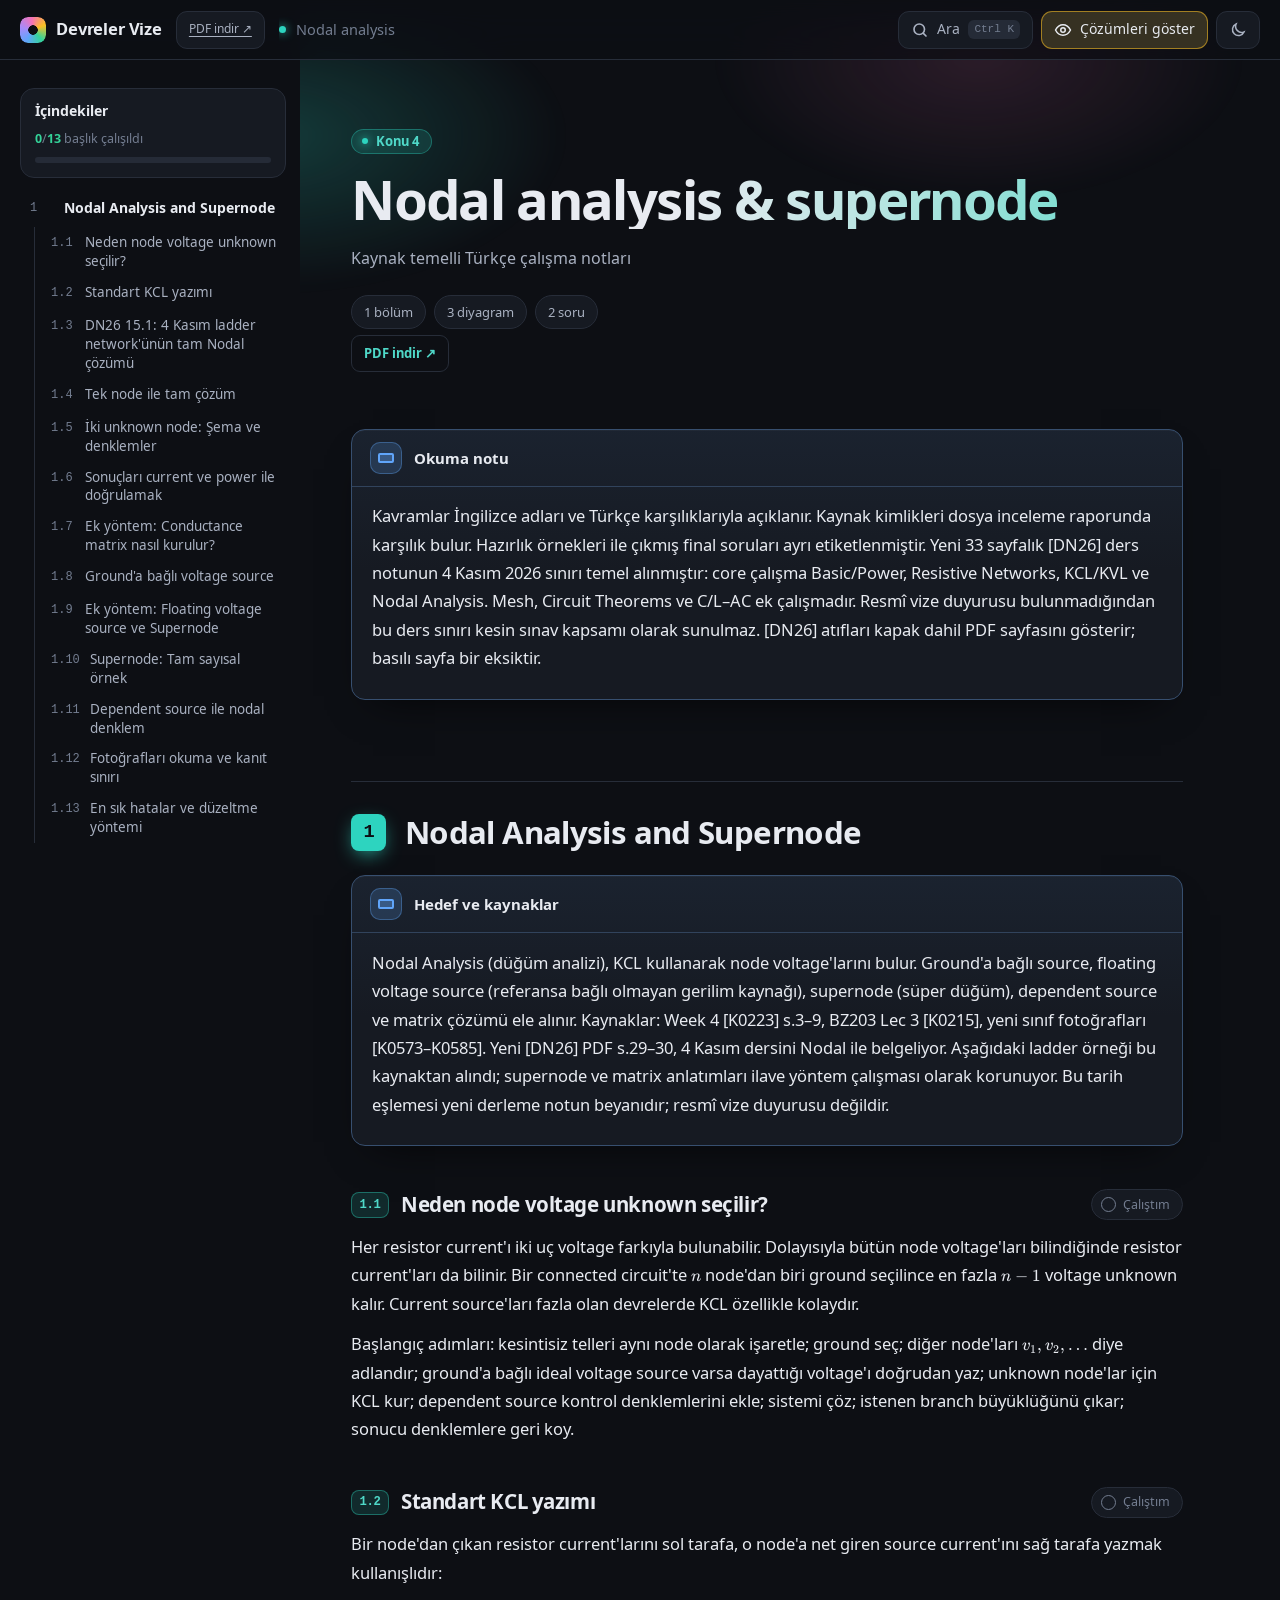
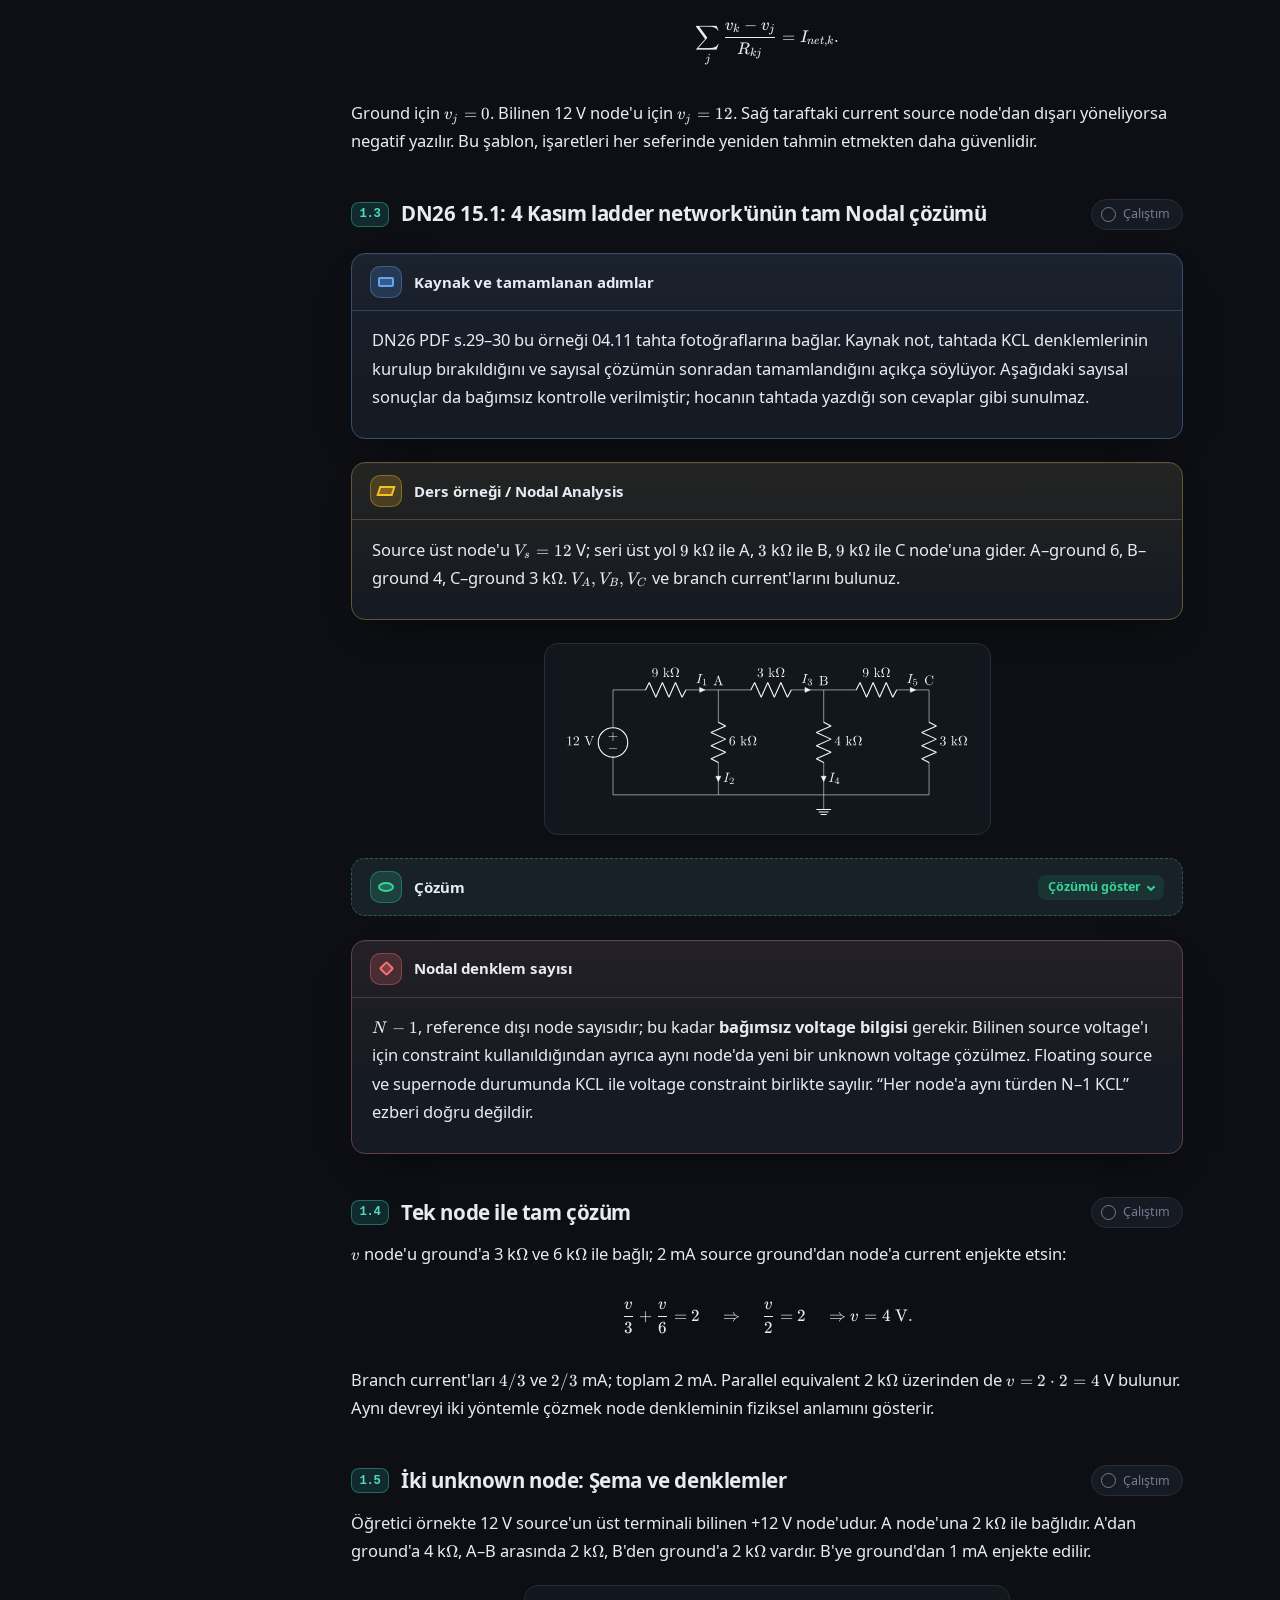
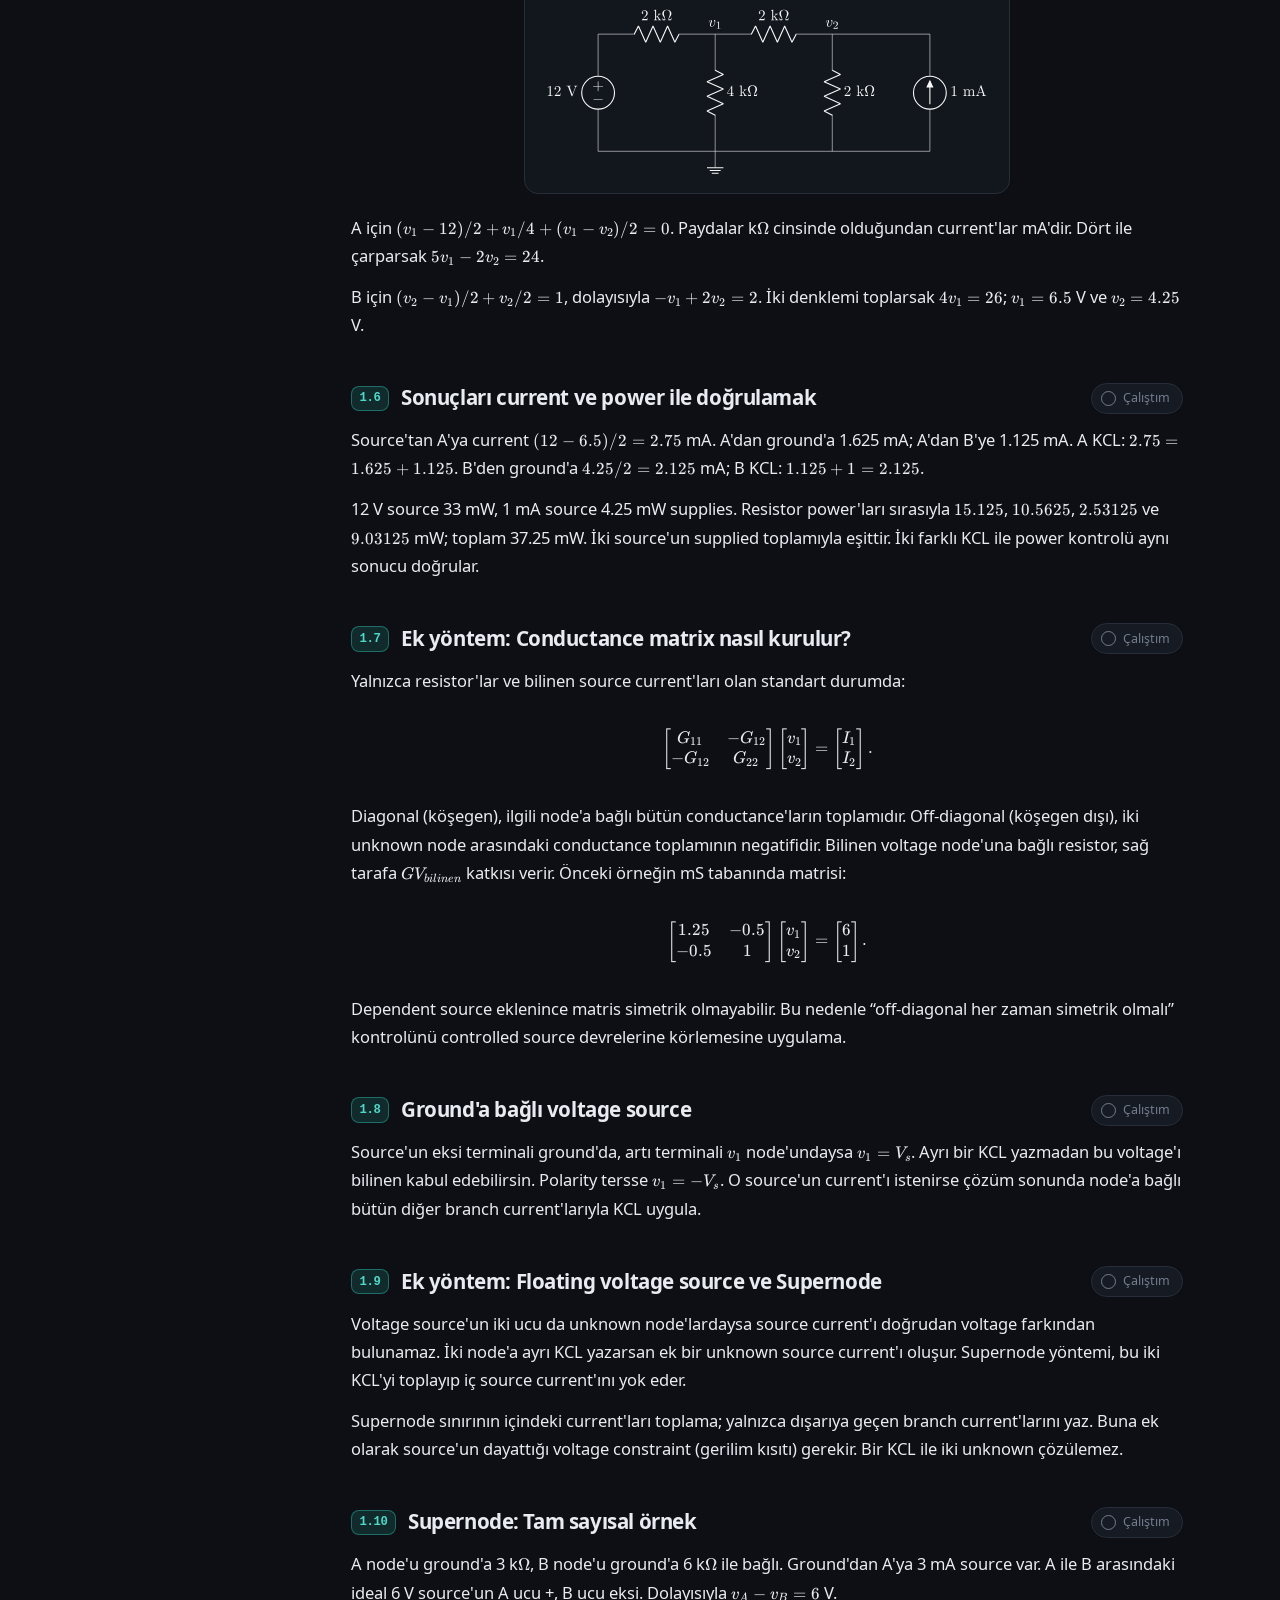
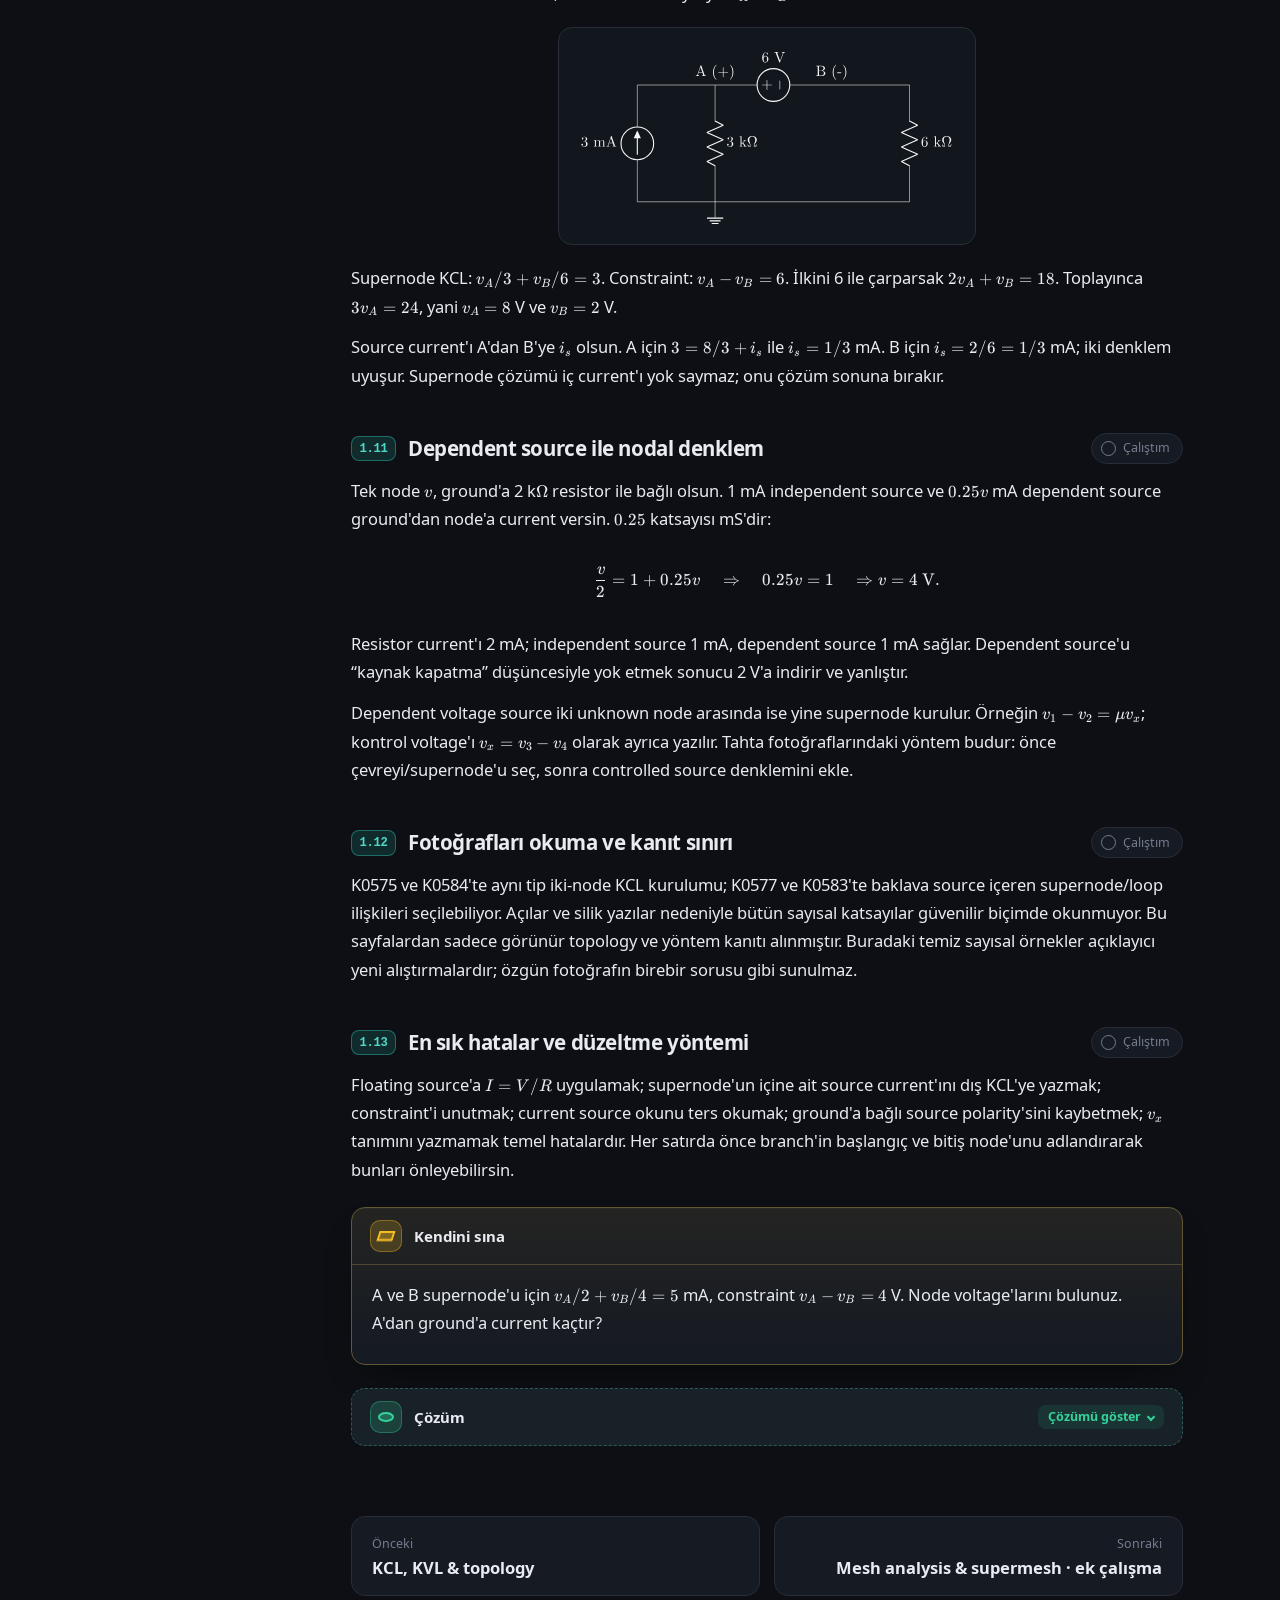
<file: html/konu-04-nodal.html>
<!doctype html>
<html lang="tr">
<head>
<meta charset="utf-8">
<meta name="viewport" content="width=device-width, initial-scale=1">
<title>Nodal analysis &amp; supernode | Devreler Vize</title>
<script>var t='dark';try{t=localStorage.getItem('ecircuits:theme')||'dark';}catch(e){}document.documentElement.dataset.theme=t;</script>

<link rel="stylesheet" href="assets/katex/katex.min.css">
<link rel="stylesheet" href="assets/style.css">

<link rel="stylesheet" href="assets/electrical.css"></head>
<body class="doc g-konu" data-page="konu-04-nodal" data-group="konu" data-unit="h3" data-title="Nodal analysis" style="--accent:#2DD4BF">
<div class="readbar"><span></span></div>
<header class="topbar">
  <button class="tb-btn menu" id="menuBtn" type="button" aria-label="İçindekiler"><span class="ic ic-menu"></span></button>
  <a class="brand" href="../index.html"><span class="brand-dot"></span>Devreler Vize</a>
  <a class="tb-btn" href="../pdf/06_Nodal_Analysis.pdf" target="_blank" rel="noopener">PDF indir ↗</a><span class="crumb">Nodal analysis</span>
  <div class="tb-actions">
    <button class="tb-btn sbtn" id="searchBtn" type="button"><span class="ic ic-search"></span><span class="lbl">Ara</span><kbd>Ctrl K</kbd></button>
    <button class="tb-btn" id="quizBtn" type="button" title="Bütün çözümleri aç veya kapat"><span class="ic ic-eye"></span><span class="lbl">Çözümleri göster</span></button>
    <button class="tb-btn" id="themeBtn" type="button" aria-label="Tema değiştir"><span class="ic ic-theme"></span></button>
  </div>
</header>
<div class="layout">
  <aside class="toc" id="toc">
    <div class="toc-head">
      <span>İçindekiler</span>
      <span class="toc-prog"><b id="pgDone">0</b>/<b id="pgAll">13</b> başlık çalışıldı</span>
      <span class="meter"><i id="pgBar"></i></span>
    </div>
    <nav><ol class="toc-l"><li class="t2"><a href="#nodal-analysis-and-supernode"><span class="tn">1</span><span>Nodal Analysis and Supernode</span></a><ol class="toc-s"><li class="t3"><a href="#nodal-analysis-and-supernode-neden-node-voltage-unknown-secilir"><span class="tn">1.1</span><span>Neden node voltage unknown seçilir?</span></a></li><li class="t3"><a href="#nodal-analysis-and-supernode-standart-kcl-yazimi"><span class="tn">1.2</span><span>Standart KCL yazımı</span></a></li><li class="t3"><a href="#nodal-analysis-and-supernode-dn26-15-1-4-kasim-ladder-network-unun-tam-nodal-cozumu"><span class="tn">1.3</span><span>DN26 15.1: 4 Kasım ladder network'ünün tam Nodal çözümü</span></a></li><li class="t3"><a href="#nodal-analysis-and-supernode-tek-node-ile-tam-cozum"><span class="tn">1.4</span><span>Tek node ile tam çözüm</span></a></li><li class="t3"><a href="#nodal-analysis-and-supernode-iki-unknown-node-sema-ve-denklemler"><span class="tn">1.5</span><span>İki unknown node: Şema ve denklemler</span></a></li><li class="t3"><a href="#nodal-analysis-and-supernode-sonuclari-current-ve-power-ile-dogrulamak"><span class="tn">1.6</span><span>Sonuçları current ve power ile doğrulamak</span></a></li><li class="t3"><a href="#nodal-analysis-and-supernode-ek-yontem-conductance-matrix-nasil-kurulur"><span class="tn">1.7</span><span>Ek yöntem: Conductance matrix nasıl kurulur?</span></a></li><li class="t3"><a href="#nodal-analysis-and-supernode-ground-a-bagli-voltage-source"><span class="tn">1.8</span><span>Ground'a bağlı voltage source</span></a></li><li class="t3"><a href="#nodal-analysis-and-supernode-ek-yontem-floating-voltage-source-ve-supernode"><span class="tn">1.9</span><span>Ek yöntem: Floating voltage source ve Supernode</span></a></li><li class="t3"><a href="#nodal-analysis-and-supernode-supernode-tam-sayisal-ornek"><span class="tn">1.10</span><span>Supernode: Tam sayısal örnek</span></a></li><li class="t3"><a href="#nodal-analysis-and-supernode-dependent-source-ile-nodal-denklem"><span class="tn">1.11</span><span>Dependent source ile nodal denklem</span></a></li><li class="t3"><a href="#nodal-analysis-and-supernode-fotograflari-okuma-ve-kanit-siniri"><span class="tn">1.12</span><span>Fotoğrafları okuma ve kanıt sınırı</span></a></li><li class="t3"><a href="#nodal-analysis-and-supernode-en-sik-hatalar-ve-duzeltme-yontemi"><span class="tn">1.13</span><span>En sık hatalar ve düzeltme yöntemi</span></a></li></ol></li></ol></nav>
  </aside>
  <main class="content" id="content">
    <header class="doc-hero">
      <p class="kicker">Konu 4</p>
      <h1>Nodal analysis &amp; supernode</h1>
      <p class="byline">Kaynak temelli Türkçe çalışma notları</p>
      <ul class="chips"><li>1 bölüm</li><li>3 diyagram</li><li>2 soru</li></ul><a class="doc-download" href="../pdf/06_Nodal_Analysis.pdf" target="_blank" rel="noopener">PDF indir ↗</a>
    </header>
    <article class="prose">
<section class="box box-bilgi"><div class="box-h"><i class="shape s-islem"></i><span class="bt">Okuma notu</span></div><div class="box-b"><p>Kavramlar İngilizce adları ve Türkçe karşılıklarıyla açıklanır. Kaynak kimlikleri dosya inceleme raporunda karşılık bulur. Hazırlık örnekleri ile çıkmış final soruları ayrı etiketlenmiştir. Yeni 33 sayfalık [DN26] ders notunun 4 Kasım 2026 sınırı temel alınmıştır: core çalışma Basic/Power, Resistive Networks, KCL/KVL ve Nodal Analysis. Mesh, Circuit Theorems ve C/L–AC ek çalışmadır. Resmî vize duyurusu bulunmadığından bu ders sınırı kesin sınav kapsamı olarak sunulmaz. [DN26] atıfları kapak dahil PDF sayfasını gösterir; basılı sayfa bir eksiktir.</p></div></section>
<h2 id="nodal-analysis-and-supernode" class="h"><span class="num">1</span><span class="ht">Nodal Analysis and Supernode</span></h2>
<section class="box box-bilgi"><div class="box-h"><i class="shape s-islem"></i><span class="bt">Hedef ve kaynaklar</span></div><div class="box-b"><p>Nodal Analysis (düğüm analizi), KCL kullanarak node voltage'larını bulur. Ground'a bağlı source, floating voltage source (referansa bağlı olmayan gerilim kaynağı), supernode (süper düğüm), dependent source ve matrix çözümü ele alınır. Kaynaklar: Week 4 [K0223] s.3–9, BZ203 Lec 3 [K0215], yeni sınıf fotoğrafları [K0573–K0585]. Yeni [DN26] PDF s.29–30, 4 Kasım dersini Nodal ile belgeliyor. Aşağıdaki ladder örneği bu kaynaktan alındı; supernode ve matrix anlatımları ilave yöntem çalışması olarak korunuyor. Bu tarih eşlemesi yeni derleme notun beyanıdır; resmî vize duyurusu değildir.</p></div></section>
<h3 id="nodal-analysis-and-supernode-neden-node-voltage-unknown-secilir" class="h"><span class="num">1.1</span><span class="ht">Neden node voltage unknown seçilir?</span></h3>
<p>Her resistor current'ı iki uç voltage farkıyla bulunabilir. Dolayısıyla bütün node voltage'ları bilindiğinde resistor current'ları da bilinir. Bir connected circuit'te <span class="katex"><span class="katex-mathml"><math xmlns="http://www.w3.org/1998/Math/MathML"><semantics><mrow><mi>n</mi></mrow><annotation encoding="application/x-tex">n</annotation></semantics></math></span><span class="katex-html" aria-hidden="true"><span class="base"><span class="strut" style="height:0.4306em;"></span><span class="mord mathnormal">n</span></span></span></span> node'dan biri ground seçilince en fazla <span class="katex"><span class="katex-mathml"><math xmlns="http://www.w3.org/1998/Math/MathML"><semantics><mrow><mi>n</mi><mo>−</mo><mn>1</mn></mrow><annotation encoding="application/x-tex">n-1</annotation></semantics></math></span><span class="katex-html" aria-hidden="true"><span class="base"><span class="strut" style="height:0.6667em;vertical-align:-0.0833em;"></span><span class="mord mathnormal">n</span><span class="mspace" style="margin-right:0.2222em;"></span><span class="mbin">−</span><span class="mspace" style="margin-right:0.2222em;"></span></span><span class="base"><span class="strut" style="height:0.6444em;"></span><span class="mord">1</span></span></span></span> voltage unknown kalır. Current source'ları fazla olan devrelerde KCL özellikle kolaydır.</p>
<p>Başlangıç adımları: kesintisiz telleri aynı node olarak işaretle; ground seç; diğer node'ları <span class="katex"><span class="katex-mathml"><math xmlns="http://www.w3.org/1998/Math/MathML"><semantics><mrow><msub><mi>v</mi><mn>1</mn></msub><mo separator="true">,</mo><msub><mi>v</mi><mn>2</mn></msub><mo separator="true">,</mo><mo>…</mo></mrow><annotation encoding="application/x-tex">v_1,v_2,\ldots</annotation></semantics></math></span><span class="katex-html" aria-hidden="true"><span class="base"><span class="strut" style="height:0.625em;vertical-align:-0.1944em;"></span><span class="mord"><span class="mord mathnormal" style="margin-right:0.03588em;">v</span><span class="msupsub"><span class="vlist-t vlist-t2"><span class="vlist-r"><span class="vlist" style="height:0.3011em;"><span style="top:-2.55em;margin-left:-0.0359em;margin-right:0.05em;"><span class="pstrut" style="height:2.7em;"></span><span class="sizing reset-size6 size3 mtight"><span class="mord mtight">1</span></span></span></span><span class="vlist-s">​</span></span><span class="vlist-r"><span class="vlist" style="height:0.15em;"><span></span></span></span></span></span></span><span class="mpunct">,</span><span class="mspace" style="margin-right:0.1667em;"></span><span class="mord"><span class="mord mathnormal" style="margin-right:0.03588em;">v</span><span class="msupsub"><span class="vlist-t vlist-t2"><span class="vlist-r"><span class="vlist" style="height:0.3011em;"><span style="top:-2.55em;margin-left:-0.0359em;margin-right:0.05em;"><span class="pstrut" style="height:2.7em;"></span><span class="sizing reset-size6 size3 mtight"><span class="mord mtight">2</span></span></span></span><span class="vlist-s">​</span></span><span class="vlist-r"><span class="vlist" style="height:0.15em;"><span></span></span></span></span></span></span><span class="mpunct">,</span><span class="mspace" style="margin-right:0.1667em;"></span><span class="minner">…</span></span></span></span> diye adlandır; ground'a bağlı ideal voltage source varsa dayattığı voltage'ı doğrudan yaz; unknown node'lar için KCL kur; dependent source kontrol denklemlerini ekle; sistemi çöz; istenen branch büyüklüğünü çıkar; sonucu denklemlere geri koy.</p>
<h3 id="nodal-analysis-and-supernode-standart-kcl-yazimi" class="h"><span class="num">1.2</span><span class="ht">Standart KCL yazımı</span></h3>
<p>Bir node'dan çıkan resistor current'larını sol tarafa, o node'a net giren source current'ını sağ tarafa yazmak kullanışlıdır:</p>
<div class="mathd"><span class="katex-display"><span class="katex"><span class="katex-mathml"><math xmlns="http://www.w3.org/1998/Math/MathML" display="block"><semantics><mrow><munder><mo>∑</mo><mi>j</mi></munder><mfrac><mrow><msub><mi>v</mi><mi>k</mi></msub><mo>−</mo><msub><mi>v</mi><mi>j</mi></msub></mrow><msub><mi>R</mi><mrow><mi>k</mi><mi>j</mi></mrow></msub></mfrac><mo>=</mo><msub><mi>I</mi><mrow><mi>n</mi><mi>e</mi><mi>t</mi><mo separator="true">,</mo><mi>k</mi></mrow></msub><mi mathvariant="normal">.</mi></mrow><annotation encoding="application/x-tex">\sum_j\frac{v_k-v_j}{R_{kj}}=I_{net,k}.</annotation></semantics></math></span><span class="katex-html" aria-hidden="true"><span class="base"><span class="strut" style="height:2.6741em;vertical-align:-1.4138em;"></span><span class="mop op-limits"><span class="vlist-t vlist-t2"><span class="vlist-r"><span class="vlist" style="height:1.05em;"><span style="top:-1.8723em;margin-left:0em;"><span class="pstrut" style="height:3.05em;"></span><span class="sizing reset-size6 size3 mtight"><span class="mord mathnormal mtight" style="margin-right:0.05724em;">j</span></span></span><span style="top:-3.05em;"><span class="pstrut" style="height:3.05em;"></span><span><span class="mop op-symbol large-op">∑</span></span></span></span><span class="vlist-s">​</span></span><span class="vlist-r"><span class="vlist" style="height:1.4138em;"><span></span></span></span></span></span><span class="mspace" style="margin-right:0.1667em;"></span><span class="mord"><span class="mopen nulldelimiter"></span><span class="mfrac"><span class="vlist-t vlist-t2"><span class="vlist-r"><span class="vlist" style="height:1.2603em;"><span style="top:-2.314em;"><span class="pstrut" style="height:3em;"></span><span class="mord"><span class="mord"><span class="mord mathnormal" style="margin-right:0.00773em;">R</span><span class="msupsub"><span class="vlist-t vlist-t2"><span class="vlist-r"><span class="vlist" style="height:0.3361em;"><span style="top:-2.55em;margin-left:-0.0077em;margin-right:0.05em;"><span class="pstrut" style="height:2.7em;"></span><span class="sizing reset-size6 size3 mtight"><span class="mord mtight"><span class="mord mathnormal mtight" style="margin-right:0.05724em;">kj</span></span></span></span></span><span class="vlist-s">​</span></span><span class="vlist-r"><span class="vlist" style="height:0.2861em;"><span></span></span></span></span></span></span></span></span><span style="top:-3.23em;"><span class="pstrut" style="height:3em;"></span><span class="frac-line" style="border-bottom-width:0.04em;"></span></span><span style="top:-3.677em;"><span class="pstrut" style="height:3em;"></span><span class="mord"><span class="mord"><span class="mord mathnormal" style="margin-right:0.03588em;">v</span><span class="msupsub"><span class="vlist-t vlist-t2"><span class="vlist-r"><span class="vlist" style="height:0.3361em;"><span style="top:-2.55em;margin-left:-0.0359em;margin-right:0.05em;"><span class="pstrut" style="height:2.7em;"></span><span class="sizing reset-size6 size3 mtight"><span class="mord mathnormal mtight" style="margin-right:0.03148em;">k</span></span></span></span><span class="vlist-s">​</span></span><span class="vlist-r"><span class="vlist" style="height:0.15em;"><span></span></span></span></span></span></span><span class="mspace" style="margin-right:0.2222em;"></span><span class="mbin">−</span><span class="mspace" style="margin-right:0.2222em;"></span><span class="mord"><span class="mord mathnormal" style="margin-right:0.03588em;">v</span><span class="msupsub"><span class="vlist-t vlist-t2"><span class="vlist-r"><span class="vlist" style="height:0.3117em;"><span style="top:-2.55em;margin-left:-0.0359em;margin-right:0.05em;"><span class="pstrut" style="height:2.7em;"></span><span class="sizing reset-size6 size3 mtight"><span class="mord mathnormal mtight" style="margin-right:0.05724em;">j</span></span></span></span><span class="vlist-s">​</span></span><span class="vlist-r"><span class="vlist" style="height:0.2861em;"><span></span></span></span></span></span></span></span></span></span><span class="vlist-s">​</span></span><span class="vlist-r"><span class="vlist" style="height:0.9721em;"><span></span></span></span></span></span><span class="mclose nulldelimiter"></span></span><span class="mspace" style="margin-right:0.2778em;"></span><span class="mrel">=</span><span class="mspace" style="margin-right:0.2778em;"></span></span><span class="base"><span class="strut" style="height:0.9694em;vertical-align:-0.2861em;"></span><span class="mord"><span class="mord mathnormal" style="margin-right:0.07847em;">I</span><span class="msupsub"><span class="vlist-t vlist-t2"><span class="vlist-r"><span class="vlist" style="height:0.3361em;"><span style="top:-2.55em;margin-left:-0.0785em;margin-right:0.05em;"><span class="pstrut" style="height:2.7em;"></span><span class="sizing reset-size6 size3 mtight"><span class="mord mtight"><span class="mord mathnormal mtight">n</span><span class="mord mathnormal mtight">e</span><span class="mord mathnormal mtight">t</span><span class="mpunct mtight">,</span><span class="mord mathnormal mtight" style="margin-right:0.03148em;">k</span></span></span></span></span><span class="vlist-s">​</span></span><span class="vlist-r"><span class="vlist" style="height:0.2861em;"><span></span></span></span></span></span></span><span class="mord">.</span></span></span></span></span></div>
<p>Ground için <span class="katex"><span class="katex-mathml"><math xmlns="http://www.w3.org/1998/Math/MathML"><semantics><mrow><msub><mi>v</mi><mi>j</mi></msub><mo>=</mo><mn>0</mn></mrow><annotation encoding="application/x-tex">v_j=0</annotation></semantics></math></span><span class="katex-html" aria-hidden="true"><span class="base"><span class="strut" style="height:0.7167em;vertical-align:-0.2861em;"></span><span class="mord"><span class="mord mathnormal" style="margin-right:0.03588em;">v</span><span class="msupsub"><span class="vlist-t vlist-t2"><span class="vlist-r"><span class="vlist" style="height:0.3117em;"><span style="top:-2.55em;margin-left:-0.0359em;margin-right:0.05em;"><span class="pstrut" style="height:2.7em;"></span><span class="sizing reset-size6 size3 mtight"><span class="mord mathnormal mtight" style="margin-right:0.05724em;">j</span></span></span></span><span class="vlist-s">​</span></span><span class="vlist-r"><span class="vlist" style="height:0.2861em;"><span></span></span></span></span></span></span><span class="mspace" style="margin-right:0.2778em;"></span><span class="mrel">=</span><span class="mspace" style="margin-right:0.2778em;"></span></span><span class="base"><span class="strut" style="height:0.6444em;"></span><span class="mord">0</span></span></span></span>. Bilinen 12 V node'u için <span class="katex"><span class="katex-mathml"><math xmlns="http://www.w3.org/1998/Math/MathML"><semantics><mrow><msub><mi>v</mi><mi>j</mi></msub><mo>=</mo><mn>12</mn></mrow><annotation encoding="application/x-tex">v_j=12</annotation></semantics></math></span><span class="katex-html" aria-hidden="true"><span class="base"><span class="strut" style="height:0.7167em;vertical-align:-0.2861em;"></span><span class="mord"><span class="mord mathnormal" style="margin-right:0.03588em;">v</span><span class="msupsub"><span class="vlist-t vlist-t2"><span class="vlist-r"><span class="vlist" style="height:0.3117em;"><span style="top:-2.55em;margin-left:-0.0359em;margin-right:0.05em;"><span class="pstrut" style="height:2.7em;"></span><span class="sizing reset-size6 size3 mtight"><span class="mord mathnormal mtight" style="margin-right:0.05724em;">j</span></span></span></span><span class="vlist-s">​</span></span><span class="vlist-r"><span class="vlist" style="height:0.2861em;"><span></span></span></span></span></span></span><span class="mspace" style="margin-right:0.2778em;"></span><span class="mrel">=</span><span class="mspace" style="margin-right:0.2778em;"></span></span><span class="base"><span class="strut" style="height:0.6444em;"></span><span class="mord">12</span></span></span></span>. Sağ taraftaki current source node'dan dışarı yöneliyorsa negatif yazılır. Bu şablon, işaretleri her seferinde yeniden tahmin etmekten daha güvenlidir.</p>
<h3 id="nodal-analysis-and-supernode-dn26-15-1-4-kasim-ladder-network-unun-tam-nodal-cozumu" class="h"><span class="num">1.3</span><span class="ht">DN26 15.1: 4 Kasım ladder network'ünün tam Nodal çözümü</span></h3>
<section class="box box-bilgi"><div class="box-h"><i class="shape s-islem"></i><span class="bt">Kaynak ve tamamlanan adımlar</span></div><div class="box-b"><p>DN26 PDF s.29–30 bu örneği 04.11 tahta fotoğraflarına bağlar. Kaynak not, tahtada KCL denklemlerinin kurulup bırakıldığını ve sayısal çözümün sonradan tamamlandığını açıkça söylüyor. Aşağıdaki sayısal sonuçlar da bağımsız kontrolle verilmiştir; hocanın tahtada yazdığı son cevaplar gibi sunulmaz.</p></div></section>
<section class="box box-soru" id="soru-1"><div class="box-h"><i class="shape s-giris"></i><span class="bt">Ders örneği / Nodal Analysis</span></div><div class="box-b"><p>Source üst node'u <span class="katex"><span class="katex-mathml"><math xmlns="http://www.w3.org/1998/Math/MathML"><semantics><mrow><msub><mi>V</mi><mi>s</mi></msub><mo>=</mo><mn>12</mn></mrow><annotation encoding="application/x-tex">V_s=12</annotation></semantics></math></span><span class="katex-html" aria-hidden="true"><span class="base"><span class="strut" style="height:0.8333em;vertical-align:-0.15em;"></span><span class="mord"><span class="mord mathnormal" style="margin-right:0.22222em;">V</span><span class="msupsub"><span class="vlist-t vlist-t2"><span class="vlist-r"><span class="vlist" style="height:0.1514em;"><span style="top:-2.55em;margin-left:-0.2222em;margin-right:0.05em;"><span class="pstrut" style="height:2.7em;"></span><span class="sizing reset-size6 size3 mtight"><span class="mord mathnormal mtight">s</span></span></span></span><span class="vlist-s">​</span></span><span class="vlist-r"><span class="vlist" style="height:0.15em;"><span></span></span></span></span></span></span><span class="mspace" style="margin-right:0.2778em;"></span><span class="mrel">=</span><span class="mspace" style="margin-right:0.2778em;"></span></span><span class="base"><span class="strut" style="height:0.6444em;"></span><span class="mord">12</span></span></span></span> V; seri üst yol <span class="katex"><span class="katex-mathml"><math xmlns="http://www.w3.org/1998/Math/MathML"><semantics><mrow><mn>9</mn></mrow><annotation encoding="application/x-tex">9</annotation></semantics></math></span><span class="katex-html" aria-hidden="true"><span class="base"><span class="strut" style="height:0.6444em;"></span><span class="mord">9</span></span></span></span> k<span class="katex"><span class="katex-mathml"><math xmlns="http://www.w3.org/1998/Math/MathML"><semantics><mrow><mi mathvariant="normal">Ω</mi></mrow><annotation encoding="application/x-tex">\Omega</annotation></semantics></math></span><span class="katex-html" aria-hidden="true"><span class="base"><span class="strut" style="height:0.6833em;"></span><span class="mord">Ω</span></span></span></span> ile A, <span class="katex"><span class="katex-mathml"><math xmlns="http://www.w3.org/1998/Math/MathML"><semantics><mrow><mn>3</mn></mrow><annotation encoding="application/x-tex">3</annotation></semantics></math></span><span class="katex-html" aria-hidden="true"><span class="base"><span class="strut" style="height:0.6444em;"></span><span class="mord">3</span></span></span></span> k<span class="katex"><span class="katex-mathml"><math xmlns="http://www.w3.org/1998/Math/MathML"><semantics><mrow><mi mathvariant="normal">Ω</mi></mrow><annotation encoding="application/x-tex">\Omega</annotation></semantics></math></span><span class="katex-html" aria-hidden="true"><span class="base"><span class="strut" style="height:0.6833em;"></span><span class="mord">Ω</span></span></span></span> ile B, <span class="katex"><span class="katex-mathml"><math xmlns="http://www.w3.org/1998/Math/MathML"><semantics><mrow><mn>9</mn></mrow><annotation encoding="application/x-tex">9</annotation></semantics></math></span><span class="katex-html" aria-hidden="true"><span class="base"><span class="strut" style="height:0.6444em;"></span><span class="mord">9</span></span></span></span> k<span class="katex"><span class="katex-mathml"><math xmlns="http://www.w3.org/1998/Math/MathML"><semantics><mrow><mi mathvariant="normal">Ω</mi></mrow><annotation encoding="application/x-tex">\Omega</annotation></semantics></math></span><span class="katex-html" aria-hidden="true"><span class="base"><span class="strut" style="height:0.6833em;"></span><span class="mord">Ω</span></span></span></span> ile C node'una gider. A–ground 6, B–ground 4, C–ground 3 k<span class="katex"><span class="katex-mathml"><math xmlns="http://www.w3.org/1998/Math/MathML"><semantics><mrow><mi mathvariant="normal">Ω</mi></mrow><annotation encoding="application/x-tex">\Omega</annotation></semantics></math></span><span class="katex-html" aria-hidden="true"><span class="base"><span class="strut" style="height:0.6833em;"></span><span class="mord">Ω</span></span></span></span>. <span class="katex"><span class="katex-mathml"><math xmlns="http://www.w3.org/1998/Math/MathML"><semantics><mrow><msub><mi>V</mi><mi>A</mi></msub><mo separator="true">,</mo><msub><mi>V</mi><mi>B</mi></msub><mo separator="true">,</mo><msub><mi>V</mi><mi>C</mi></msub></mrow><annotation encoding="application/x-tex">V_A,V_B,V_C</annotation></semantics></math></span><span class="katex-html" aria-hidden="true"><span class="base"><span class="strut" style="height:0.8778em;vertical-align:-0.1944em;"></span><span class="mord"><span class="mord mathnormal" style="margin-right:0.22222em;">V</span><span class="msupsub"><span class="vlist-t vlist-t2"><span class="vlist-r"><span class="vlist" style="height:0.3283em;"><span style="top:-2.55em;margin-left:-0.2222em;margin-right:0.05em;"><span class="pstrut" style="height:2.7em;"></span><span class="sizing reset-size6 size3 mtight"><span class="mord mathnormal mtight">A</span></span></span></span><span class="vlist-s">​</span></span><span class="vlist-r"><span class="vlist" style="height:0.15em;"><span></span></span></span></span></span></span><span class="mpunct">,</span><span class="mspace" style="margin-right:0.1667em;"></span><span class="mord"><span class="mord mathnormal" style="margin-right:0.22222em;">V</span><span class="msupsub"><span class="vlist-t vlist-t2"><span class="vlist-r"><span class="vlist" style="height:0.3283em;"><span style="top:-2.55em;margin-left:-0.2222em;margin-right:0.05em;"><span class="pstrut" style="height:2.7em;"></span><span class="sizing reset-size6 size3 mtight"><span class="mord mathnormal mtight" style="margin-right:0.05017em;">B</span></span></span></span><span class="vlist-s">​</span></span><span class="vlist-r"><span class="vlist" style="height:0.15em;"><span></span></span></span></span></span></span><span class="mpunct">,</span><span class="mspace" style="margin-right:0.1667em;"></span><span class="mord"><span class="mord mathnormal" style="margin-right:0.22222em;">V</span><span class="msupsub"><span class="vlist-t vlist-t2"><span class="vlist-r"><span class="vlist" style="height:0.3283em;"><span style="top:-2.55em;margin-left:-0.2222em;margin-right:0.05em;"><span class="pstrut" style="height:2.7em;"></span><span class="sizing reset-size6 size3 mtight"><span class="mord mathnormal mtight" style="margin-right:0.07153em;">C</span></span></span></span><span class="vlist-s">​</span></span><span class="vlist-r"><span class="vlist" style="height:0.15em;"><span></span></span></span></span></span></span></span></span></span> ve branch current'larını bulunuz.</p></div></section>
<div class="center"><figure class="gfx"><button class="zoom" type="button" aria-label="Devre şemasını büyüt"><img src="assets/gfx/g_b0858e57983c.svg" width="413" height="159" loading="lazy" alt="Açıklaması metinde verilen devre şeması"></button></figure></div>
<details class="box box-cozum"><summary class="box-h"><i class="shape s-basla"></i><span class="bt">Çözüm</span><span class="tog" aria-hidden="true"></span></summary><div class="box-b"><p><strong>1. Unknown seçimi.</strong> Kesintisiz alt tel ground. Dört reference dışı node vardır; bunlardan source'un üst node'u doğrudan 12 V bilinir. Bu yüzden üç unknown <span class="katex"><span class="katex-mathml"><math xmlns="http://www.w3.org/1998/Math/MathML"><semantics><mrow><msub><mi>V</mi><mi>A</mi></msub><mo separator="true">,</mo><msub><mi>V</mi><mi>B</mi></msub><mo separator="true">,</mo><msub><mi>V</mi><mi>C</mi></msub></mrow><annotation encoding="application/x-tex">V_A,V_B,V_C</annotation></semantics></math></span><span class="katex-html" aria-hidden="true"><span class="base"><span class="strut" style="height:0.8778em;vertical-align:-0.1944em;"></span><span class="mord"><span class="mord mathnormal" style="margin-right:0.22222em;">V</span><span class="msupsub"><span class="vlist-t vlist-t2"><span class="vlist-r"><span class="vlist" style="height:0.3283em;"><span style="top:-2.55em;margin-left:-0.2222em;margin-right:0.05em;"><span class="pstrut" style="height:2.7em;"></span><span class="sizing reset-size6 size3 mtight"><span class="mord mathnormal mtight">A</span></span></span></span><span class="vlist-s">​</span></span><span class="vlist-r"><span class="vlist" style="height:0.15em;"><span></span></span></span></span></span></span><span class="mpunct">,</span><span class="mspace" style="margin-right:0.1667em;"></span><span class="mord"><span class="mord mathnormal" style="margin-right:0.22222em;">V</span><span class="msupsub"><span class="vlist-t vlist-t2"><span class="vlist-r"><span class="vlist" style="height:0.3283em;"><span style="top:-2.55em;margin-left:-0.2222em;margin-right:0.05em;"><span class="pstrut" style="height:2.7em;"></span><span class="sizing reset-size6 size3 mtight"><span class="mord mathnormal mtight" style="margin-right:0.05017em;">B</span></span></span></span><span class="vlist-s">​</span></span><span class="vlist-r"><span class="vlist" style="height:0.15em;"><span></span></span></span></span></span></span><span class="mpunct">,</span><span class="mspace" style="margin-right:0.1667em;"></span><span class="mord"><span class="mord mathnormal" style="margin-right:0.22222em;">V</span><span class="msupsub"><span class="vlist-t vlist-t2"><span class="vlist-r"><span class="vlist" style="height:0.3283em;"><span style="top:-2.55em;margin-left:-0.2222em;margin-right:0.05em;"><span class="pstrut" style="height:2.7em;"></span><span class="sizing reset-size6 size3 mtight"><span class="mord mathnormal mtight" style="margin-right:0.07153em;">C</span></span></span></span><span class="vlist-s">​</span></span><span class="vlist-r"><span class="vlist" style="height:0.15em;"><span></span></span></span></span></span></span></span></span></span> kalır. Ters source polarity'sinde bilinen değer <span class="katex"><span class="katex-mathml"><math xmlns="http://www.w3.org/1998/Math/MathML"><semantics><mrow><mo>−</mo><mn>12</mn></mrow><annotation encoding="application/x-tex">-12</annotation></semantics></math></span><span class="katex-html" aria-hidden="true"><span class="base"><span class="strut" style="height:0.7278em;vertical-align:-0.0833em;"></span><span class="mord">−</span><span class="mord">12</span></span></span></span> V olur.</p>
<p><strong>2. Hiç indirgemeden üç KCL.</strong> Current'ları her node'dan dışarı pozitif yaz:</p>
<div class="mathd"><span class="katex-display"><span class="katex"><span class="katex-mathml"><math xmlns="http://www.w3.org/1998/Math/MathML" display="block"><semantics><mtable rowspacing="0.25em" columnalign="right left" columnspacing="0em"><mtr><mtd><mstyle scriptlevel="0" displaystyle="true"><mrow><mfrac><mrow><msub><mi>V</mi><mi>A</mi></msub><mo>−</mo><mn>12</mn></mrow><mn>9</mn></mfrac><mo>+</mo><mfrac><msub><mi>V</mi><mi>A</mi></msub><mn>6</mn></mfrac><mo>+</mo><mfrac><mrow><msub><mi>V</mi><mi>A</mi></msub><mo>−</mo><msub><mi>V</mi><mi>B</mi></msub></mrow><mn>3</mn></mfrac></mrow></mstyle></mtd><mtd><mstyle scriptlevel="0" displaystyle="true"><mrow><mrow></mrow><mo>=</mo><mn>0</mn><mo separator="true">,</mo></mrow></mstyle></mtd></mtr><mtr><mtd><mstyle scriptlevel="0" displaystyle="true"><mrow><mfrac><mrow><msub><mi>V</mi><mi>B</mi></msub><mo>−</mo><msub><mi>V</mi><mi>A</mi></msub></mrow><mn>3</mn></mfrac><mo>+</mo><mfrac><msub><mi>V</mi><mi>B</mi></msub><mn>4</mn></mfrac><mo>+</mo><mfrac><mrow><msub><mi>V</mi><mi>B</mi></msub><mo>−</mo><msub><mi>V</mi><mi>C</mi></msub></mrow><mn>9</mn></mfrac></mrow></mstyle></mtd><mtd><mstyle scriptlevel="0" displaystyle="true"><mrow><mrow></mrow><mo>=</mo><mn>0</mn><mo separator="true">,</mo></mrow></mstyle></mtd></mtr><mtr><mtd><mstyle scriptlevel="0" displaystyle="true"><mrow><mfrac><mrow><msub><mi>V</mi><mi>C</mi></msub><mo>−</mo><msub><mi>V</mi><mi>B</mi></msub></mrow><mn>9</mn></mfrac><mo>+</mo><mfrac><msub><mi>V</mi><mi>C</mi></msub><mn>3</mn></mfrac></mrow></mstyle></mtd><mtd><mstyle scriptlevel="0" displaystyle="true"><mrow><mrow></mrow><mo>=</mo><mn>0.</mn></mrow></mstyle></mtd></mtr></mtable><annotation encoding="application/x-tex">\begin{aligned}
\frac{V_A-12}{9}+\frac{V_A}{6}+\frac{V_A-V_B}{3}&amp;=0,\\
\frac{V_B-V_A}{3}+\frac{V_B}{4}+\frac{V_B-V_C}{9}&amp;=0,\\
\frac{V_C-V_B}{9}+\frac{V_C}{3}&amp;=0.
\end{aligned}</annotation></semantics></math></span><span class="katex-html" aria-hidden="true"><span class="base"><span class="strut" style="height:7.039em;vertical-align:-3.2695em;"></span><span class="mord"><span class="mtable"><span class="col-align-r"><span class="vlist-t vlist-t2"><span class="vlist-r"><span class="vlist" style="height:3.7695em;"><span style="top:-5.7695em;"><span class="pstrut" style="height:3.3603em;"></span><span class="mord"><span class="mord"><span class="mopen nulldelimiter"></span><span class="mfrac"><span class="vlist-t vlist-t2"><span class="vlist-r"><span class="vlist" style="height:1.3603em;"><span style="top:-2.314em;"><span class="pstrut" style="height:3em;"></span><span class="mord"><span class="mord">9</span></span></span><span style="top:-3.23em;"><span class="pstrut" style="height:3em;"></span><span class="frac-line" style="border-bottom-width:0.04em;"></span></span><span style="top:-3.677em;"><span class="pstrut" style="height:3em;"></span><span class="mord"><span class="mord"><span class="mord mathnormal" style="margin-right:0.22222em;">V</span><span class="msupsub"><span class="vlist-t vlist-t2"><span class="vlist-r"><span class="vlist" style="height:0.3283em;"><span style="top:-2.55em;margin-left:-0.2222em;margin-right:0.05em;"><span class="pstrut" style="height:2.7em;"></span><span class="sizing reset-size6 size3 mtight"><span class="mord mathnormal mtight">A</span></span></span></span><span class="vlist-s">​</span></span><span class="vlist-r"><span class="vlist" style="height:0.15em;"><span></span></span></span></span></span></span><span class="mspace" style="margin-right:0.2222em;"></span><span class="mbin">−</span><span class="mspace" style="margin-right:0.2222em;"></span><span class="mord">12</span></span></span></span><span class="vlist-s">​</span></span><span class="vlist-r"><span class="vlist" style="height:0.686em;"><span></span></span></span></span></span><span class="mclose nulldelimiter"></span></span><span class="mspace" style="margin-right:0.2222em;"></span><span class="mbin">+</span><span class="mspace" style="margin-right:0.2222em;"></span><span class="mord"><span class="mopen nulldelimiter"></span><span class="mfrac"><span class="vlist-t vlist-t2"><span class="vlist-r"><span class="vlist" style="height:1.3603em;"><span style="top:-2.314em;"><span class="pstrut" style="height:3em;"></span><span class="mord"><span class="mord">6</span></span></span><span style="top:-3.23em;"><span class="pstrut" style="height:3em;"></span><span class="frac-line" style="border-bottom-width:0.04em;"></span></span><span style="top:-3.677em;"><span class="pstrut" style="height:3em;"></span><span class="mord"><span class="mord"><span class="mord mathnormal" style="margin-right:0.22222em;">V</span><span class="msupsub"><span class="vlist-t vlist-t2"><span class="vlist-r"><span class="vlist" style="height:0.3283em;"><span style="top:-2.55em;margin-left:-0.2222em;margin-right:0.05em;"><span class="pstrut" style="height:2.7em;"></span><span class="sizing reset-size6 size3 mtight"><span class="mord mathnormal mtight">A</span></span></span></span><span class="vlist-s">​</span></span><span class="vlist-r"><span class="vlist" style="height:0.15em;"><span></span></span></span></span></span></span></span></span></span><span class="vlist-s">​</span></span><span class="vlist-r"><span class="vlist" style="height:0.686em;"><span></span></span></span></span></span><span class="mclose nulldelimiter"></span></span><span class="mspace" style="margin-right:0.2222em;"></span><span class="mbin">+</span><span class="mspace" style="margin-right:0.2222em;"></span><span class="mord"><span class="mopen nulldelimiter"></span><span class="mfrac"><span class="vlist-t vlist-t2"><span class="vlist-r"><span class="vlist" style="height:1.3603em;"><span style="top:-2.314em;"><span class="pstrut" style="height:3em;"></span><span class="mord"><span class="mord">3</span></span></span><span style="top:-3.23em;"><span class="pstrut" style="height:3em;"></span><span class="frac-line" style="border-bottom-width:0.04em;"></span></span><span style="top:-3.677em;"><span class="pstrut" style="height:3em;"></span><span class="mord"><span class="mord"><span class="mord mathnormal" style="margin-right:0.22222em;">V</span><span class="msupsub"><span class="vlist-t vlist-t2"><span class="vlist-r"><span class="vlist" style="height:0.3283em;"><span style="top:-2.55em;margin-left:-0.2222em;margin-right:0.05em;"><span class="pstrut" style="height:2.7em;"></span><span class="sizing reset-size6 size3 mtight"><span class="mord mathnormal mtight">A</span></span></span></span><span class="vlist-s">​</span></span><span class="vlist-r"><span class="vlist" style="height:0.15em;"><span></span></span></span></span></span></span><span class="mspace" style="margin-right:0.2222em;"></span><span class="mbin">−</span><span class="mspace" style="margin-right:0.2222em;"></span><span class="mord"><span class="mord mathnormal" style="margin-right:0.22222em;">V</span><span class="msupsub"><span class="vlist-t vlist-t2"><span class="vlist-r"><span class="vlist" style="height:0.3283em;"><span style="top:-2.55em;margin-left:-0.2222em;margin-right:0.05em;"><span class="pstrut" style="height:2.7em;"></span><span class="sizing reset-size6 size3 mtight"><span class="mord mathnormal mtight" style="margin-right:0.05017em;">B</span></span></span></span><span class="vlist-s">​</span></span><span class="vlist-r"><span class="vlist" style="height:0.15em;"><span></span></span></span></span></span></span></span></span></span><span class="vlist-s">​</span></span><span class="vlist-r"><span class="vlist" style="height:0.686em;"><span></span></span></span></span></span><span class="mclose nulldelimiter"></span></span></span></span><span style="top:-3.4232em;"><span class="pstrut" style="height:3.3603em;"></span><span class="mord"><span class="mord"><span class="mopen nulldelimiter"></span><span class="mfrac"><span class="vlist-t vlist-t2"><span class="vlist-r"><span class="vlist" style="height:1.3603em;"><span style="top:-2.314em;"><span class="pstrut" style="height:3em;"></span><span class="mord"><span class="mord">3</span></span></span><span style="top:-3.23em;"><span class="pstrut" style="height:3em;"></span><span class="frac-line" style="border-bottom-width:0.04em;"></span></span><span style="top:-3.677em;"><span class="pstrut" style="height:3em;"></span><span class="mord"><span class="mord"><span class="mord mathnormal" style="margin-right:0.22222em;">V</span><span class="msupsub"><span class="vlist-t vlist-t2"><span class="vlist-r"><span class="vlist" style="height:0.3283em;"><span style="top:-2.55em;margin-left:-0.2222em;margin-right:0.05em;"><span class="pstrut" style="height:2.7em;"></span><span class="sizing reset-size6 size3 mtight"><span class="mord mathnormal mtight" style="margin-right:0.05017em;">B</span></span></span></span><span class="vlist-s">​</span></span><span class="vlist-r"><span class="vlist" style="height:0.15em;"><span></span></span></span></span></span></span><span class="mspace" style="margin-right:0.2222em;"></span><span class="mbin">−</span><span class="mspace" style="margin-right:0.2222em;"></span><span class="mord"><span class="mord mathnormal" style="margin-right:0.22222em;">V</span><span class="msupsub"><span class="vlist-t vlist-t2"><span class="vlist-r"><span class="vlist" style="height:0.3283em;"><span style="top:-2.55em;margin-left:-0.2222em;margin-right:0.05em;"><span class="pstrut" style="height:2.7em;"></span><span class="sizing reset-size6 size3 mtight"><span class="mord mathnormal mtight">A</span></span></span></span><span class="vlist-s">​</span></span><span class="vlist-r"><span class="vlist" style="height:0.15em;"><span></span></span></span></span></span></span></span></span></span><span class="vlist-s">​</span></span><span class="vlist-r"><span class="vlist" style="height:0.686em;"><span></span></span></span></span></span><span class="mclose nulldelimiter"></span></span><span class="mspace" style="margin-right:0.2222em;"></span><span class="mbin">+</span><span class="mspace" style="margin-right:0.2222em;"></span><span class="mord"><span class="mopen nulldelimiter"></span><span class="mfrac"><span class="vlist-t vlist-t2"><span class="vlist-r"><span class="vlist" style="height:1.3603em;"><span style="top:-2.314em;"><span class="pstrut" style="height:3em;"></span><span class="mord"><span class="mord">4</span></span></span><span style="top:-3.23em;"><span class="pstrut" style="height:3em;"></span><span class="frac-line" style="border-bottom-width:0.04em;"></span></span><span style="top:-3.677em;"><span class="pstrut" style="height:3em;"></span><span class="mord"><span class="mord"><span class="mord mathnormal" style="margin-right:0.22222em;">V</span><span class="msupsub"><span class="vlist-t vlist-t2"><span class="vlist-r"><span class="vlist" style="height:0.3283em;"><span style="top:-2.55em;margin-left:-0.2222em;margin-right:0.05em;"><span class="pstrut" style="height:2.7em;"></span><span class="sizing reset-size6 size3 mtight"><span class="mord mathnormal mtight" style="margin-right:0.05017em;">B</span></span></span></span><span class="vlist-s">​</span></span><span class="vlist-r"><span class="vlist" style="height:0.15em;"><span></span></span></span></span></span></span></span></span></span><span class="vlist-s">​</span></span><span class="vlist-r"><span class="vlist" style="height:0.686em;"><span></span></span></span></span></span><span class="mclose nulldelimiter"></span></span><span class="mspace" style="margin-right:0.2222em;"></span><span class="mbin">+</span><span class="mspace" style="margin-right:0.2222em;"></span><span class="mord"><span class="mopen nulldelimiter"></span><span class="mfrac"><span class="vlist-t vlist-t2"><span class="vlist-r"><span class="vlist" style="height:1.3603em;"><span style="top:-2.314em;"><span class="pstrut" style="height:3em;"></span><span class="mord"><span class="mord">9</span></span></span><span style="top:-3.23em;"><span class="pstrut" style="height:3em;"></span><span class="frac-line" style="border-bottom-width:0.04em;"></span></span><span style="top:-3.677em;"><span class="pstrut" style="height:3em;"></span><span class="mord"><span class="mord"><span class="mord mathnormal" style="margin-right:0.22222em;">V</span><span class="msupsub"><span class="vlist-t vlist-t2"><span class="vlist-r"><span class="vlist" style="height:0.3283em;"><span style="top:-2.55em;margin-left:-0.2222em;margin-right:0.05em;"><span class="pstrut" style="height:2.7em;"></span><span class="sizing reset-size6 size3 mtight"><span class="mord mathnormal mtight" style="margin-right:0.05017em;">B</span></span></span></span><span class="vlist-s">​</span></span><span class="vlist-r"><span class="vlist" style="height:0.15em;"><span></span></span></span></span></span></span><span class="mspace" style="margin-right:0.2222em;"></span><span class="mbin">−</span><span class="mspace" style="margin-right:0.2222em;"></span><span class="mord"><span class="mord mathnormal" style="margin-right:0.22222em;">V</span><span class="msupsub"><span class="vlist-t vlist-t2"><span class="vlist-r"><span class="vlist" style="height:0.3283em;"><span style="top:-2.55em;margin-left:-0.2222em;margin-right:0.05em;"><span class="pstrut" style="height:2.7em;"></span><span class="sizing reset-size6 size3 mtight"><span class="mord mathnormal mtight" style="margin-right:0.07153em;">C</span></span></span></span><span class="vlist-s">​</span></span><span class="vlist-r"><span class="vlist" style="height:0.15em;"><span></span></span></span></span></span></span></span></span></span><span class="vlist-s">​</span></span><span class="vlist-r"><span class="vlist" style="height:0.686em;"><span></span></span></span></span></span><span class="mclose nulldelimiter"></span></span></span></span><span style="top:-1.0768em;"><span class="pstrut" style="height:3.3603em;"></span><span class="mord"><span class="mord"><span class="mopen nulldelimiter"></span><span class="mfrac"><span class="vlist-t vlist-t2"><span class="vlist-r"><span class="vlist" style="height:1.3603em;"><span style="top:-2.314em;"><span class="pstrut" style="height:3em;"></span><span class="mord"><span class="mord">9</span></span></span><span style="top:-3.23em;"><span class="pstrut" style="height:3em;"></span><span class="frac-line" style="border-bottom-width:0.04em;"></span></span><span style="top:-3.677em;"><span class="pstrut" style="height:3em;"></span><span class="mord"><span class="mord"><span class="mord mathnormal" style="margin-right:0.22222em;">V</span><span class="msupsub"><span class="vlist-t vlist-t2"><span class="vlist-r"><span class="vlist" style="height:0.3283em;"><span style="top:-2.55em;margin-left:-0.2222em;margin-right:0.05em;"><span class="pstrut" style="height:2.7em;"></span><span class="sizing reset-size6 size3 mtight"><span class="mord mathnormal mtight" style="margin-right:0.07153em;">C</span></span></span></span><span class="vlist-s">​</span></span><span class="vlist-r"><span class="vlist" style="height:0.15em;"><span></span></span></span></span></span></span><span class="mspace" style="margin-right:0.2222em;"></span><span class="mbin">−</span><span class="mspace" style="margin-right:0.2222em;"></span><span class="mord"><span class="mord mathnormal" style="margin-right:0.22222em;">V</span><span class="msupsub"><span class="vlist-t vlist-t2"><span class="vlist-r"><span class="vlist" style="height:0.3283em;"><span style="top:-2.55em;margin-left:-0.2222em;margin-right:0.05em;"><span class="pstrut" style="height:2.7em;"></span><span class="sizing reset-size6 size3 mtight"><span class="mord mathnormal mtight" style="margin-right:0.05017em;">B</span></span></span></span><span class="vlist-s">​</span></span><span class="vlist-r"><span class="vlist" style="height:0.15em;"><span></span></span></span></span></span></span></span></span></span><span class="vlist-s">​</span></span><span class="vlist-r"><span class="vlist" style="height:0.686em;"><span></span></span></span></span></span><span class="mclose nulldelimiter"></span></span><span class="mspace" style="margin-right:0.2222em;"></span><span class="mbin">+</span><span class="mspace" style="margin-right:0.2222em;"></span><span class="mord"><span class="mopen nulldelimiter"></span><span class="mfrac"><span class="vlist-t vlist-t2"><span class="vlist-r"><span class="vlist" style="height:1.3603em;"><span style="top:-2.314em;"><span class="pstrut" style="height:3em;"></span><span class="mord"><span class="mord">3</span></span></span><span style="top:-3.23em;"><span class="pstrut" style="height:3em;"></span><span class="frac-line" style="border-bottom-width:0.04em;"></span></span><span style="top:-3.677em;"><span class="pstrut" style="height:3em;"></span><span class="mord"><span class="mord"><span class="mord mathnormal" style="margin-right:0.22222em;">V</span><span class="msupsub"><span class="vlist-t vlist-t2"><span class="vlist-r"><span class="vlist" style="height:0.3283em;"><span style="top:-2.55em;margin-left:-0.2222em;margin-right:0.05em;"><span class="pstrut" style="height:2.7em;"></span><span class="sizing reset-size6 size3 mtight"><span class="mord mathnormal mtight" style="margin-right:0.07153em;">C</span></span></span></span><span class="vlist-s">​</span></span><span class="vlist-r"><span class="vlist" style="height:0.15em;"><span></span></span></span></span></span></span></span></span></span><span class="vlist-s">​</span></span><span class="vlist-r"><span class="vlist" style="height:0.686em;"><span></span></span></span></span></span><span class="mclose nulldelimiter"></span></span></span></span></span><span class="vlist-s">​</span></span><span class="vlist-r"><span class="vlist" style="height:3.2695em;"><span></span></span></span></span></span><span class="col-align-l"><span class="vlist-t vlist-t2"><span class="vlist-r"><span class="vlist" style="height:3.7695em;"><span style="top:-5.7695em;"><span class="pstrut" style="height:3.3603em;"></span><span class="mord"><span class="mord"></span><span class="mspace" style="margin-right:0.2778em;"></span><span class="mrel">=</span><span class="mspace" style="margin-right:0.2778em;"></span><span class="mord">0</span><span class="mpunct">,</span></span></span><span style="top:-3.4232em;"><span class="pstrut" style="height:3.3603em;"></span><span class="mord"><span class="mord"></span><span class="mspace" style="margin-right:0.2778em;"></span><span class="mrel">=</span><span class="mspace" style="margin-right:0.2778em;"></span><span class="mord">0</span><span class="mpunct">,</span></span></span><span style="top:-1.0768em;"><span class="pstrut" style="height:3.3603em;"></span><span class="mord"><span class="mord"></span><span class="mspace" style="margin-right:0.2778em;"></span><span class="mrel">=</span><span class="mspace" style="margin-right:0.2778em;"></span><span class="mord">0.</span></span></span></span><span class="vlist-s">​</span></span><span class="vlist-r"><span class="vlist" style="height:3.2695em;"><span></span></span></span></span></span></span></span></span></span></span></span></div>
<p>Resistance k<span class="katex"><span class="katex-mathml"><math xmlns="http://www.w3.org/1998/Math/MathML"><semantics><mrow><mi mathvariant="normal">Ω</mi></mrow><annotation encoding="application/x-tex">\Omega</annotation></semantics></math></span><span class="katex-html" aria-hidden="true"><span class="base"><span class="strut" style="height:0.6833em;"></span><span class="mord">Ω</span></span></span></span>, current mA'dir. C denklemi <span class="katex"><span class="katex-mathml"><math xmlns="http://www.w3.org/1998/Math/MathML"><semantics><mrow><mn>4</mn><msub><mi>V</mi><mi>C</mi></msub><mo>=</mo><msub><mi>V</mi><mi>B</mi></msub></mrow><annotation encoding="application/x-tex">4V_C=V_B</annotation></semantics></math></span><span class="katex-html" aria-hidden="true"><span class="base"><span class="strut" style="height:0.8333em;vertical-align:-0.15em;"></span><span class="mord">4</span><span class="mord"><span class="mord mathnormal" style="margin-right:0.22222em;">V</span><span class="msupsub"><span class="vlist-t vlist-t2"><span class="vlist-r"><span class="vlist" style="height:0.3283em;"><span style="top:-2.55em;margin-left:-0.2222em;margin-right:0.05em;"><span class="pstrut" style="height:2.7em;"></span><span class="sizing reset-size6 size3 mtight"><span class="mord mathnormal mtight" style="margin-right:0.07153em;">C</span></span></span></span><span class="vlist-s">​</span></span><span class="vlist-r"><span class="vlist" style="height:0.15em;"><span></span></span></span></span></span></span><span class="mspace" style="margin-right:0.2778em;"></span><span class="mrel">=</span><span class="mspace" style="margin-right:0.2778em;"></span></span><span class="base"><span class="strut" style="height:0.8333em;vertical-align:-0.15em;"></span><span class="mord"><span class="mord mathnormal" style="margin-right:0.22222em;">V</span><span class="msupsub"><span class="vlist-t vlist-t2"><span class="vlist-r"><span class="vlist" style="height:0.3283em;"><span style="top:-2.55em;margin-left:-0.2222em;margin-right:0.05em;"><span class="pstrut" style="height:2.7em;"></span><span class="sizing reset-size6 size3 mtight"><span class="mord mathnormal mtight" style="margin-right:0.05017em;">B</span></span></span></span><span class="vlist-s">​</span></span><span class="vlist-r"><span class="vlist" style="height:0.15em;"><span></span></span></span></span></span></span></span></span></span> verir. B denklemine koyunca <span class="katex"><span class="katex-mathml"><math xmlns="http://www.w3.org/1998/Math/MathML"><semantics><mrow><mo stretchy="false">(</mo><msub><mi>V</mi><mi>B</mi></msub><mo>−</mo><msub><mi>V</mi><mi>C</mi></msub><mo stretchy="false">)</mo><mi mathvariant="normal">/</mi><mn>9</mn><mo>=</mo><msub><mi>V</mi><mi>B</mi></msub><mi mathvariant="normal">/</mi><mn>12</mn></mrow><annotation encoding="application/x-tex">(V_B-V_C)/9=V_B/12</annotation></semantics></math></span><span class="katex-html" aria-hidden="true"><span class="base"><span class="strut" style="height:1em;vertical-align:-0.25em;"></span><span class="mopen">(</span><span class="mord"><span class="mord mathnormal" style="margin-right:0.22222em;">V</span><span class="msupsub"><span class="vlist-t vlist-t2"><span class="vlist-r"><span class="vlist" style="height:0.3283em;"><span style="top:-2.55em;margin-left:-0.2222em;margin-right:0.05em;"><span class="pstrut" style="height:2.7em;"></span><span class="sizing reset-size6 size3 mtight"><span class="mord mathnormal mtight" style="margin-right:0.05017em;">B</span></span></span></span><span class="vlist-s">​</span></span><span class="vlist-r"><span class="vlist" style="height:0.15em;"><span></span></span></span></span></span></span><span class="mspace" style="margin-right:0.2222em;"></span><span class="mbin">−</span><span class="mspace" style="margin-right:0.2222em;"></span></span><span class="base"><span class="strut" style="height:1em;vertical-align:-0.25em;"></span><span class="mord"><span class="mord mathnormal" style="margin-right:0.22222em;">V</span><span class="msupsub"><span class="vlist-t vlist-t2"><span class="vlist-r"><span class="vlist" style="height:0.3283em;"><span style="top:-2.55em;margin-left:-0.2222em;margin-right:0.05em;"><span class="pstrut" style="height:2.7em;"></span><span class="sizing reset-size6 size3 mtight"><span class="mord mathnormal mtight" style="margin-right:0.07153em;">C</span></span></span></span><span class="vlist-s">​</span></span><span class="vlist-r"><span class="vlist" style="height:0.15em;"><span></span></span></span></span></span></span><span class="mclose">)</span><span class="mord">/9</span><span class="mspace" style="margin-right:0.2778em;"></span><span class="mrel">=</span><span class="mspace" style="margin-right:0.2778em;"></span></span><span class="base"><span class="strut" style="height:1em;vertical-align:-0.25em;"></span><span class="mord"><span class="mord mathnormal" style="margin-right:0.22222em;">V</span><span class="msupsub"><span class="vlist-t vlist-t2"><span class="vlist-r"><span class="vlist" style="height:0.3283em;"><span style="top:-2.55em;margin-left:-0.2222em;margin-right:0.05em;"><span class="pstrut" style="height:2.7em;"></span><span class="sizing reset-size6 size3 mtight"><span class="mord mathnormal mtight" style="margin-right:0.05017em;">B</span></span></span></span><span class="vlist-s">​</span></span><span class="vlist-r"><span class="vlist" style="height:0.15em;"><span></span></span></span></span></span></span><span class="mord">/12</span></span></span></span> elde edilir. Bu, C'de başka branch olmadığı için son 9 ve 3 k<span class="katex"><span class="katex-mathml"><math xmlns="http://www.w3.org/1998/Math/MathML"><semantics><mrow><mi mathvariant="normal">Ω</mi></mrow><annotation encoding="application/x-tex">\Omega</annotation></semantics></math></span><span class="katex-html" aria-hidden="true"><span class="base"><span class="strut" style="height:0.6833em;"></span><span class="mord">Ω</span></span></span></span>'un seri indirgenmesine eşdeğerdir.</p>
<p><strong>3. Tahtadaki iki-equation biçimi.</strong> A: <span class="katex"><span class="katex-mathml"><math xmlns="http://www.w3.org/1998/Math/MathML"><semantics><mrow><mo stretchy="false">(</mo><mn>12</mn><mo>−</mo><msub><mi>V</mi><mi>A</mi></msub><mo stretchy="false">)</mo><mi mathvariant="normal">/</mi><mn>9</mn><mo>=</mo><msub><mi>V</mi><mi>A</mi></msub><mi mathvariant="normal">/</mi><mn>6</mn><mo>+</mo><mo stretchy="false">(</mo><msub><mi>V</mi><mi>A</mi></msub><mo>−</mo><msub><mi>V</mi><mi>B</mi></msub><mo stretchy="false">)</mo><mi mathvariant="normal">/</mi><mn>3</mn></mrow><annotation encoding="application/x-tex">(12-V_A)/9=V_A/6+(V_A-V_B)/3</annotation></semantics></math></span><span class="katex-html" aria-hidden="true"><span class="base"><span class="strut" style="height:1em;vertical-align:-0.25em;"></span><span class="mopen">(</span><span class="mord">12</span><span class="mspace" style="margin-right:0.2222em;"></span><span class="mbin">−</span><span class="mspace" style="margin-right:0.2222em;"></span></span><span class="base"><span class="strut" style="height:1em;vertical-align:-0.25em;"></span><span class="mord"><span class="mord mathnormal" style="margin-right:0.22222em;">V</span><span class="msupsub"><span class="vlist-t vlist-t2"><span class="vlist-r"><span class="vlist" style="height:0.3283em;"><span style="top:-2.55em;margin-left:-0.2222em;margin-right:0.05em;"><span class="pstrut" style="height:2.7em;"></span><span class="sizing reset-size6 size3 mtight"><span class="mord mathnormal mtight">A</span></span></span></span><span class="vlist-s">​</span></span><span class="vlist-r"><span class="vlist" style="height:0.15em;"><span></span></span></span></span></span></span><span class="mclose">)</span><span class="mord">/9</span><span class="mspace" style="margin-right:0.2778em;"></span><span class="mrel">=</span><span class="mspace" style="margin-right:0.2778em;"></span></span><span class="base"><span class="strut" style="height:1em;vertical-align:-0.25em;"></span><span class="mord"><span class="mord mathnormal" style="margin-right:0.22222em;">V</span><span class="msupsub"><span class="vlist-t vlist-t2"><span class="vlist-r"><span class="vlist" style="height:0.3283em;"><span style="top:-2.55em;margin-left:-0.2222em;margin-right:0.05em;"><span class="pstrut" style="height:2.7em;"></span><span class="sizing reset-size6 size3 mtight"><span class="mord mathnormal mtight">A</span></span></span></span><span class="vlist-s">​</span></span><span class="vlist-r"><span class="vlist" style="height:0.15em;"><span></span></span></span></span></span></span><span class="mord">/6</span><span class="mspace" style="margin-right:0.2222em;"></span><span class="mbin">+</span><span class="mspace" style="margin-right:0.2222em;"></span></span><span class="base"><span class="strut" style="height:1em;vertical-align:-0.25em;"></span><span class="mopen">(</span><span class="mord"><span class="mord mathnormal" style="margin-right:0.22222em;">V</span><span class="msupsub"><span class="vlist-t vlist-t2"><span class="vlist-r"><span class="vlist" style="height:0.3283em;"><span style="top:-2.55em;margin-left:-0.2222em;margin-right:0.05em;"><span class="pstrut" style="height:2.7em;"></span><span class="sizing reset-size6 size3 mtight"><span class="mord mathnormal mtight">A</span></span></span></span><span class="vlist-s">​</span></span><span class="vlist-r"><span class="vlist" style="height:0.15em;"><span></span></span></span></span></span></span><span class="mspace" style="margin-right:0.2222em;"></span><span class="mbin">−</span><span class="mspace" style="margin-right:0.2222em;"></span></span><span class="base"><span class="strut" style="height:1em;vertical-align:-0.25em;"></span><span class="mord"><span class="mord mathnormal" style="margin-right:0.22222em;">V</span><span class="msupsub"><span class="vlist-t vlist-t2"><span class="vlist-r"><span class="vlist" style="height:0.3283em;"><span style="top:-2.55em;margin-left:-0.2222em;margin-right:0.05em;"><span class="pstrut" style="height:2.7em;"></span><span class="sizing reset-size6 size3 mtight"><span class="mord mathnormal mtight" style="margin-right:0.05017em;">B</span></span></span></span><span class="vlist-s">​</span></span><span class="vlist-r"><span class="vlist" style="height:0.15em;"><span></span></span></span></span></span></span><span class="mclose">)</span><span class="mord">/3</span></span></span></span>. B: <span class="katex"><span class="katex-mathml"><math xmlns="http://www.w3.org/1998/Math/MathML"><semantics><mrow><mo stretchy="false">(</mo><msub><mi>V</mi><mi>A</mi></msub><mo>−</mo><msub><mi>V</mi><mi>B</mi></msub><mo stretchy="false">)</mo><mi mathvariant="normal">/</mi><mn>3</mn><mo>=</mo><msub><mi>V</mi><mi>B</mi></msub><mi mathvariant="normal">/</mi><mn>4</mn><mo>+</mo><msub><mi>V</mi><mi>B</mi></msub><mi mathvariant="normal">/</mi><mn>12</mn></mrow><annotation encoding="application/x-tex">(V_A-V_B)/3=V_B/4+V_B/12</annotation></semantics></math></span><span class="katex-html" aria-hidden="true"><span class="base"><span class="strut" style="height:1em;vertical-align:-0.25em;"></span><span class="mopen">(</span><span class="mord"><span class="mord mathnormal" style="margin-right:0.22222em;">V</span><span class="msupsub"><span class="vlist-t vlist-t2"><span class="vlist-r"><span class="vlist" style="height:0.3283em;"><span style="top:-2.55em;margin-left:-0.2222em;margin-right:0.05em;"><span class="pstrut" style="height:2.7em;"></span><span class="sizing reset-size6 size3 mtight"><span class="mord mathnormal mtight">A</span></span></span></span><span class="vlist-s">​</span></span><span class="vlist-r"><span class="vlist" style="height:0.15em;"><span></span></span></span></span></span></span><span class="mspace" style="margin-right:0.2222em;"></span><span class="mbin">−</span><span class="mspace" style="margin-right:0.2222em;"></span></span><span class="base"><span class="strut" style="height:1em;vertical-align:-0.25em;"></span><span class="mord"><span class="mord mathnormal" style="margin-right:0.22222em;">V</span><span class="msupsub"><span class="vlist-t vlist-t2"><span class="vlist-r"><span class="vlist" style="height:0.3283em;"><span style="top:-2.55em;margin-left:-0.2222em;margin-right:0.05em;"><span class="pstrut" style="height:2.7em;"></span><span class="sizing reset-size6 size3 mtight"><span class="mord mathnormal mtight" style="margin-right:0.05017em;">B</span></span></span></span><span class="vlist-s">​</span></span><span class="vlist-r"><span class="vlist" style="height:0.15em;"><span></span></span></span></span></span></span><span class="mclose">)</span><span class="mord">/3</span><span class="mspace" style="margin-right:0.2778em;"></span><span class="mrel">=</span><span class="mspace" style="margin-right:0.2778em;"></span></span><span class="base"><span class="strut" style="height:1em;vertical-align:-0.25em;"></span><span class="mord"><span class="mord mathnormal" style="margin-right:0.22222em;">V</span><span class="msupsub"><span class="vlist-t vlist-t2"><span class="vlist-r"><span class="vlist" style="height:0.3283em;"><span style="top:-2.55em;margin-left:-0.2222em;margin-right:0.05em;"><span class="pstrut" style="height:2.7em;"></span><span class="sizing reset-size6 size3 mtight"><span class="mord mathnormal mtight" style="margin-right:0.05017em;">B</span></span></span></span><span class="vlist-s">​</span></span><span class="vlist-r"><span class="vlist" style="height:0.15em;"><span></span></span></span></span></span></span><span class="mord">/4</span><span class="mspace" style="margin-right:0.2222em;"></span><span class="mbin">+</span><span class="mspace" style="margin-right:0.2222em;"></span></span><span class="base"><span class="strut" style="height:1em;vertical-align:-0.25em;"></span><span class="mord"><span class="mord mathnormal" style="margin-right:0.22222em;">V</span><span class="msupsub"><span class="vlist-t vlist-t2"><span class="vlist-r"><span class="vlist" style="height:0.3283em;"><span style="top:-2.55em;margin-left:-0.2222em;margin-right:0.05em;"><span class="pstrut" style="height:2.7em;"></span><span class="sizing reset-size6 size3 mtight"><span class="mord mathnormal mtight" style="margin-right:0.05017em;">B</span></span></span></span><span class="vlist-s">​</span></span><span class="vlist-r"><span class="vlist" style="height:0.15em;"><span></span></span></span></span></span></span><span class="mord">/12</span></span></span></span>. Sadeleştir:</p>
<div class="mathd"><span class="katex-display"><span class="katex"><span class="katex-mathml"><math xmlns="http://www.w3.org/1998/Math/MathML" display="block"><semantics><mrow><mn>11</mn><msub><mi>V</mi><mi>A</mi></msub><mo>−</mo><mn>6</mn><msub><mi>V</mi><mi>B</mi></msub><mo>=</mo><mn>24</mn><mo separator="true">,</mo><mspace width="2em"/><msub><mi>V</mi><mi>A</mi></msub><mo>=</mo><mn>2</mn><msub><mi>V</mi><mi>B</mi></msub><mi mathvariant="normal">.</mi></mrow><annotation encoding="application/x-tex">11V_A-6V_B=24,\qquad V_A=2V_B.</annotation></semantics></math></span><span class="katex-html" aria-hidden="true"><span class="base"><span class="strut" style="height:0.8333em;vertical-align:-0.15em;"></span><span class="mord">11</span><span class="mord"><span class="mord mathnormal" style="margin-right:0.22222em;">V</span><span class="msupsub"><span class="vlist-t vlist-t2"><span class="vlist-r"><span class="vlist" style="height:0.3283em;"><span style="top:-2.55em;margin-left:-0.2222em;margin-right:0.05em;"><span class="pstrut" style="height:2.7em;"></span><span class="sizing reset-size6 size3 mtight"><span class="mord mathnormal mtight">A</span></span></span></span><span class="vlist-s">​</span></span><span class="vlist-r"><span class="vlist" style="height:0.15em;"><span></span></span></span></span></span></span><span class="mspace" style="margin-right:0.2222em;"></span><span class="mbin">−</span><span class="mspace" style="margin-right:0.2222em;"></span></span><span class="base"><span class="strut" style="height:0.8333em;vertical-align:-0.15em;"></span><span class="mord">6</span><span class="mord"><span class="mord mathnormal" style="margin-right:0.22222em;">V</span><span class="msupsub"><span class="vlist-t vlist-t2"><span class="vlist-r"><span class="vlist" style="height:0.3283em;"><span style="top:-2.55em;margin-left:-0.2222em;margin-right:0.05em;"><span class="pstrut" style="height:2.7em;"></span><span class="sizing reset-size6 size3 mtight"><span class="mord mathnormal mtight" style="margin-right:0.05017em;">B</span></span></span></span><span class="vlist-s">​</span></span><span class="vlist-r"><span class="vlist" style="height:0.15em;"><span></span></span></span></span></span></span><span class="mspace" style="margin-right:0.2778em;"></span><span class="mrel">=</span><span class="mspace" style="margin-right:0.2778em;"></span></span><span class="base"><span class="strut" style="height:0.8778em;vertical-align:-0.1944em;"></span><span class="mord">24</span><span class="mpunct">,</span><span class="mspace" style="margin-right:2em;"></span><span class="mspace" style="margin-right:0.1667em;"></span><span class="mord"><span class="mord mathnormal" style="margin-right:0.22222em;">V</span><span class="msupsub"><span class="vlist-t vlist-t2"><span class="vlist-r"><span class="vlist" style="height:0.3283em;"><span style="top:-2.55em;margin-left:-0.2222em;margin-right:0.05em;"><span class="pstrut" style="height:2.7em;"></span><span class="sizing reset-size6 size3 mtight"><span class="mord mathnormal mtight">A</span></span></span></span><span class="vlist-s">​</span></span><span class="vlist-r"><span class="vlist" style="height:0.15em;"><span></span></span></span></span></span></span><span class="mspace" style="margin-right:0.2778em;"></span><span class="mrel">=</span><span class="mspace" style="margin-right:0.2778em;"></span></span><span class="base"><span class="strut" style="height:0.8333em;vertical-align:-0.15em;"></span><span class="mord">2</span><span class="mord"><span class="mord mathnormal" style="margin-right:0.22222em;">V</span><span class="msupsub"><span class="vlist-t vlist-t2"><span class="vlist-r"><span class="vlist" style="height:0.3283em;"><span style="top:-2.55em;margin-left:-0.2222em;margin-right:0.05em;"><span class="pstrut" style="height:2.7em;"></span><span class="sizing reset-size6 size3 mtight"><span class="mord mathnormal mtight" style="margin-right:0.05017em;">B</span></span></span></span><span class="vlist-s">​</span></span><span class="vlist-r"><span class="vlist" style="height:0.15em;"><span></span></span></span></span></span></span><span class="mord">.</span></span></span></span></span></div>
<p>Buradan <span class="katex"><span class="katex-mathml"><math xmlns="http://www.w3.org/1998/Math/MathML"><semantics><mrow><mn>16</mn><msub><mi>V</mi><mi>B</mi></msub><mo>=</mo><mn>24</mn></mrow><annotation encoding="application/x-tex">16V_B=24</annotation></semantics></math></span><span class="katex-html" aria-hidden="true"><span class="base"><span class="strut" style="height:0.8333em;vertical-align:-0.15em;"></span><span class="mord">16</span><span class="mord"><span class="mord mathnormal" style="margin-right:0.22222em;">V</span><span class="msupsub"><span class="vlist-t vlist-t2"><span class="vlist-r"><span class="vlist" style="height:0.3283em;"><span style="top:-2.55em;margin-left:-0.2222em;margin-right:0.05em;"><span class="pstrut" style="height:2.7em;"></span><span class="sizing reset-size6 size3 mtight"><span class="mord mathnormal mtight" style="margin-right:0.05017em;">B</span></span></span></span><span class="vlist-s">​</span></span><span class="vlist-r"><span class="vlist" style="height:0.15em;"><span></span></span></span></span></span></span><span class="mspace" style="margin-right:0.2778em;"></span><span class="mrel">=</span><span class="mspace" style="margin-right:0.2778em;"></span></span><span class="base"><span class="strut" style="height:0.6444em;"></span><span class="mord">24</span></span></span></span>, <span class="katex"><span class="katex-mathml"><math xmlns="http://www.w3.org/1998/Math/MathML"><semantics><mrow><msub><mi>V</mi><mi>B</mi></msub><mo>=</mo><mn>1.5</mn></mrow><annotation encoding="application/x-tex">V_B=1.5</annotation></semantics></math></span><span class="katex-html" aria-hidden="true"><span class="base"><span class="strut" style="height:0.8333em;vertical-align:-0.15em;"></span><span class="mord"><span class="mord mathnormal" style="margin-right:0.22222em;">V</span><span class="msupsub"><span class="vlist-t vlist-t2"><span class="vlist-r"><span class="vlist" style="height:0.3283em;"><span style="top:-2.55em;margin-left:-0.2222em;margin-right:0.05em;"><span class="pstrut" style="height:2.7em;"></span><span class="sizing reset-size6 size3 mtight"><span class="mord mathnormal mtight" style="margin-right:0.05017em;">B</span></span></span></span><span class="vlist-s">​</span></span><span class="vlist-r"><span class="vlist" style="height:0.15em;"><span></span></span></span></span></span></span><span class="mspace" style="margin-right:0.2778em;"></span><span class="mrel">=</span><span class="mspace" style="margin-right:0.2778em;"></span></span><span class="base"><span class="strut" style="height:0.6444em;"></span><span class="mord">1.5</span></span></span></span> V, <span class="katex"><span class="katex-mathml"><math xmlns="http://www.w3.org/1998/Math/MathML"><semantics><mrow><msub><mi>V</mi><mi>A</mi></msub><mo>=</mo><mn>3</mn></mrow><annotation encoding="application/x-tex">V_A=3</annotation></semantics></math></span><span class="katex-html" aria-hidden="true"><span class="base"><span class="strut" style="height:0.8333em;vertical-align:-0.15em;"></span><span class="mord"><span class="mord mathnormal" style="margin-right:0.22222em;">V</span><span class="msupsub"><span class="vlist-t vlist-t2"><span class="vlist-r"><span class="vlist" style="height:0.3283em;"><span style="top:-2.55em;margin-left:-0.2222em;margin-right:0.05em;"><span class="pstrut" style="height:2.7em;"></span><span class="sizing reset-size6 size3 mtight"><span class="mord mathnormal mtight">A</span></span></span></span><span class="vlist-s">​</span></span><span class="vlist-r"><span class="vlist" style="height:0.15em;"><span></span></span></span></span></span></span><span class="mspace" style="margin-right:0.2778em;"></span><span class="mrel">=</span><span class="mspace" style="margin-right:0.2778em;"></span></span><span class="base"><span class="strut" style="height:0.6444em;"></span><span class="mord">3</span></span></span></span> V, <span class="katex"><span class="katex-mathml"><math xmlns="http://www.w3.org/1998/Math/MathML"><semantics><mrow><msub><mi>V</mi><mi>C</mi></msub><mo>=</mo><msub><mi>V</mi><mi>B</mi></msub><mi mathvariant="normal">/</mi><mn>4</mn><mo>=</mo><mn>0.375</mn></mrow><annotation encoding="application/x-tex">V_C=V_B/4=0.375</annotation></semantics></math></span><span class="katex-html" aria-hidden="true"><span class="base"><span class="strut" style="height:0.8333em;vertical-align:-0.15em;"></span><span class="mord"><span class="mord mathnormal" style="margin-right:0.22222em;">V</span><span class="msupsub"><span class="vlist-t vlist-t2"><span class="vlist-r"><span class="vlist" style="height:0.3283em;"><span style="top:-2.55em;margin-left:-0.2222em;margin-right:0.05em;"><span class="pstrut" style="height:2.7em;"></span><span class="sizing reset-size6 size3 mtight"><span class="mord mathnormal mtight" style="margin-right:0.07153em;">C</span></span></span></span><span class="vlist-s">​</span></span><span class="vlist-r"><span class="vlist" style="height:0.15em;"><span></span></span></span></span></span></span><span class="mspace" style="margin-right:0.2778em;"></span><span class="mrel">=</span><span class="mspace" style="margin-right:0.2778em;"></span></span><span class="base"><span class="strut" style="height:1em;vertical-align:-0.25em;"></span><span class="mord"><span class="mord mathnormal" style="margin-right:0.22222em;">V</span><span class="msupsub"><span class="vlist-t vlist-t2"><span class="vlist-r"><span class="vlist" style="height:0.3283em;"><span style="top:-2.55em;margin-left:-0.2222em;margin-right:0.05em;"><span class="pstrut" style="height:2.7em;"></span><span class="sizing reset-size6 size3 mtight"><span class="mord mathnormal mtight" style="margin-right:0.05017em;">B</span></span></span></span><span class="vlist-s">​</span></span><span class="vlist-r"><span class="vlist" style="height:0.15em;"><span></span></span></span></span></span></span><span class="mord">/4</span><span class="mspace" style="margin-right:0.2778em;"></span><span class="mrel">=</span><span class="mspace" style="margin-right:0.2778em;"></span></span><span class="base"><span class="strut" style="height:0.6444em;"></span><span class="mord">0.375</span></span></span></span> V.</p>
<p><strong>4. Current'ları bul.</strong> <span class="katex"><span class="katex-mathml"><math xmlns="http://www.w3.org/1998/Math/MathML"><semantics><mrow><msub><mi>I</mi><mn>1</mn></msub><mo>=</mo><mo stretchy="false">(</mo><mn>12</mn><mo>−</mo><mn>3</mn><mo stretchy="false">)</mo><mi mathvariant="normal">/</mi><mn>9</mn><mo>=</mo><mn>1</mn></mrow><annotation encoding="application/x-tex">I_1=(12-3)/9=1</annotation></semantics></math></span><span class="katex-html" aria-hidden="true"><span class="base"><span class="strut" style="height:0.8333em;vertical-align:-0.15em;"></span><span class="mord"><span class="mord mathnormal" style="margin-right:0.07847em;">I</span><span class="msupsub"><span class="vlist-t vlist-t2"><span class="vlist-r"><span class="vlist" style="height:0.3011em;"><span style="top:-2.55em;margin-left:-0.0785em;margin-right:0.05em;"><span class="pstrut" style="height:2.7em;"></span><span class="sizing reset-size6 size3 mtight"><span class="mord mtight">1</span></span></span></span><span class="vlist-s">​</span></span><span class="vlist-r"><span class="vlist" style="height:0.15em;"><span></span></span></span></span></span></span><span class="mspace" style="margin-right:0.2778em;"></span><span class="mrel">=</span><span class="mspace" style="margin-right:0.2778em;"></span></span><span class="base"><span class="strut" style="height:1em;vertical-align:-0.25em;"></span><span class="mopen">(</span><span class="mord">12</span><span class="mspace" style="margin-right:0.2222em;"></span><span class="mbin">−</span><span class="mspace" style="margin-right:0.2222em;"></span></span><span class="base"><span class="strut" style="height:1em;vertical-align:-0.25em;"></span><span class="mord">3</span><span class="mclose">)</span><span class="mord">/9</span><span class="mspace" style="margin-right:0.2778em;"></span><span class="mrel">=</span><span class="mspace" style="margin-right:0.2778em;"></span></span><span class="base"><span class="strut" style="height:0.6444em;"></span><span class="mord">1</span></span></span></span> mA; <span class="katex"><span class="katex-mathml"><math xmlns="http://www.w3.org/1998/Math/MathML"><semantics><mrow><msub><mi>I</mi><mn>2</mn></msub><mo>=</mo><mn>3</mn><mi mathvariant="normal">/</mi><mn>6</mn><mo>=</mo><mn>0.5</mn></mrow><annotation encoding="application/x-tex">I_2=3/6=0.5</annotation></semantics></math></span><span class="katex-html" aria-hidden="true"><span class="base"><span class="strut" style="height:0.8333em;vertical-align:-0.15em;"></span><span class="mord"><span class="mord mathnormal" style="margin-right:0.07847em;">I</span><span class="msupsub"><span class="vlist-t vlist-t2"><span class="vlist-r"><span class="vlist" style="height:0.3011em;"><span style="top:-2.55em;margin-left:-0.0785em;margin-right:0.05em;"><span class="pstrut" style="height:2.7em;"></span><span class="sizing reset-size6 size3 mtight"><span class="mord mtight">2</span></span></span></span><span class="vlist-s">​</span></span><span class="vlist-r"><span class="vlist" style="height:0.15em;"><span></span></span></span></span></span></span><span class="mspace" style="margin-right:0.2778em;"></span><span class="mrel">=</span><span class="mspace" style="margin-right:0.2778em;"></span></span><span class="base"><span class="strut" style="height:1em;vertical-align:-0.25em;"></span><span class="mord">3/6</span><span class="mspace" style="margin-right:0.2778em;"></span><span class="mrel">=</span><span class="mspace" style="margin-right:0.2778em;"></span></span><span class="base"><span class="strut" style="height:0.6444em;"></span><span class="mord">0.5</span></span></span></span> mA; <span class="katex"><span class="katex-mathml"><math xmlns="http://www.w3.org/1998/Math/MathML"><semantics><mrow><msub><mi>I</mi><mn>3</mn></msub><mo>=</mo><mo stretchy="false">(</mo><mn>3</mn><mo>−</mo><mn>1.5</mn><mo stretchy="false">)</mo><mi mathvariant="normal">/</mi><mn>3</mn><mo>=</mo><mn>0.5</mn></mrow><annotation encoding="application/x-tex">I_3=(3-1.5)/3=0.5</annotation></semantics></math></span><span class="katex-html" aria-hidden="true"><span class="base"><span class="strut" style="height:0.8333em;vertical-align:-0.15em;"></span><span class="mord"><span class="mord mathnormal" style="margin-right:0.07847em;">I</span><span class="msupsub"><span class="vlist-t vlist-t2"><span class="vlist-r"><span class="vlist" style="height:0.3011em;"><span style="top:-2.55em;margin-left:-0.0785em;margin-right:0.05em;"><span class="pstrut" style="height:2.7em;"></span><span class="sizing reset-size6 size3 mtight"><span class="mord mtight">3</span></span></span></span><span class="vlist-s">​</span></span><span class="vlist-r"><span class="vlist" style="height:0.15em;"><span></span></span></span></span></span></span><span class="mspace" style="margin-right:0.2778em;"></span><span class="mrel">=</span><span class="mspace" style="margin-right:0.2778em;"></span></span><span class="base"><span class="strut" style="height:1em;vertical-align:-0.25em;"></span><span class="mopen">(</span><span class="mord">3</span><span class="mspace" style="margin-right:0.2222em;"></span><span class="mbin">−</span><span class="mspace" style="margin-right:0.2222em;"></span></span><span class="base"><span class="strut" style="height:1em;vertical-align:-0.25em;"></span><span class="mord">1.5</span><span class="mclose">)</span><span class="mord">/3</span><span class="mspace" style="margin-right:0.2778em;"></span><span class="mrel">=</span><span class="mspace" style="margin-right:0.2778em;"></span></span><span class="base"><span class="strut" style="height:0.6444em;"></span><span class="mord">0.5</span></span></span></span> mA; <span class="katex"><span class="katex-mathml"><math xmlns="http://www.w3.org/1998/Math/MathML"><semantics><mrow><msub><mi>I</mi><mn>4</mn></msub><mo>=</mo><mn>1.5</mn><mi mathvariant="normal">/</mi><mn>4</mn><mo>=</mo><mn>0.375</mn></mrow><annotation encoding="application/x-tex">I_4=1.5/4=0.375</annotation></semantics></math></span><span class="katex-html" aria-hidden="true"><span class="base"><span class="strut" style="height:0.8333em;vertical-align:-0.15em;"></span><span class="mord"><span class="mord mathnormal" style="margin-right:0.07847em;">I</span><span class="msupsub"><span class="vlist-t vlist-t2"><span class="vlist-r"><span class="vlist" style="height:0.3011em;"><span style="top:-2.55em;margin-left:-0.0785em;margin-right:0.05em;"><span class="pstrut" style="height:2.7em;"></span><span class="sizing reset-size6 size3 mtight"><span class="mord mtight">4</span></span></span></span><span class="vlist-s">​</span></span><span class="vlist-r"><span class="vlist" style="height:0.15em;"><span></span></span></span></span></span></span><span class="mspace" style="margin-right:0.2778em;"></span><span class="mrel">=</span><span class="mspace" style="margin-right:0.2778em;"></span></span><span class="base"><span class="strut" style="height:1em;vertical-align:-0.25em;"></span><span class="mord">1.5/4</span><span class="mspace" style="margin-right:0.2778em;"></span><span class="mrel">=</span><span class="mspace" style="margin-right:0.2778em;"></span></span><span class="base"><span class="strut" style="height:0.6444em;"></span><span class="mord">0.375</span></span></span></span> mA; <span class="katex"><span class="katex-mathml"><math xmlns="http://www.w3.org/1998/Math/MathML"><semantics><mrow><msub><mi>I</mi><mn>5</mn></msub><mo>=</mo><mo stretchy="false">(</mo><mn>1.5</mn><mo>−</mo><mn>0.375</mn><mo stretchy="false">)</mo><mi mathvariant="normal">/</mi><mn>9</mn><mo>=</mo><mn>0.125</mn></mrow><annotation encoding="application/x-tex">I_5=(1.5-0.375)/9=0.125</annotation></semantics></math></span><span class="katex-html" aria-hidden="true"><span class="base"><span class="strut" style="height:0.8333em;vertical-align:-0.15em;"></span><span class="mord"><span class="mord mathnormal" style="margin-right:0.07847em;">I</span><span class="msupsub"><span class="vlist-t vlist-t2"><span class="vlist-r"><span class="vlist" style="height:0.3011em;"><span style="top:-2.55em;margin-left:-0.0785em;margin-right:0.05em;"><span class="pstrut" style="height:2.7em;"></span><span class="sizing reset-size6 size3 mtight"><span class="mord mtight">5</span></span></span></span><span class="vlist-s">​</span></span><span class="vlist-r"><span class="vlist" style="height:0.15em;"><span></span></span></span></span></span></span><span class="mspace" style="margin-right:0.2778em;"></span><span class="mrel">=</span><span class="mspace" style="margin-right:0.2778em;"></span></span><span class="base"><span class="strut" style="height:1em;vertical-align:-0.25em;"></span><span class="mopen">(</span><span class="mord">1.5</span><span class="mspace" style="margin-right:0.2222em;"></span><span class="mbin">−</span><span class="mspace" style="margin-right:0.2222em;"></span></span><span class="base"><span class="strut" style="height:1em;vertical-align:-0.25em;"></span><span class="mord">0.375</span><span class="mclose">)</span><span class="mord">/9</span><span class="mspace" style="margin-right:0.2778em;"></span><span class="mrel">=</span><span class="mspace" style="margin-right:0.2778em;"></span></span><span class="base"><span class="strut" style="height:0.6444em;"></span><span class="mord">0.125</span></span></span></span> mA. Son shunt current'ı <span class="katex"><span class="katex-mathml"><math xmlns="http://www.w3.org/1998/Math/MathML"><semantics><mrow><mn>0.375</mn><mi mathvariant="normal">/</mi><mn>3</mn><mo>=</mo><mn>0.125</mn></mrow><annotation encoding="application/x-tex">0.375/3=0.125</annotation></semantics></math></span><span class="katex-html" aria-hidden="true"><span class="base"><span class="strut" style="height:1em;vertical-align:-0.25em;"></span><span class="mord">0.375/3</span><span class="mspace" style="margin-right:0.2778em;"></span><span class="mrel">=</span><span class="mspace" style="margin-right:0.2778em;"></span></span><span class="base"><span class="strut" style="height:0.6444em;"></span><span class="mord">0.125</span></span></span></span> mA; C KCL sağlanır.</p>
<p><strong>5. Independent checks.</strong> A'da <span class="katex"><span class="katex-mathml"><math xmlns="http://www.w3.org/1998/Math/MathML"><semantics><mrow><mn>1</mn><mo>=</mo><mn>0.5</mn><mo>+</mo><mn>0.5</mn></mrow><annotation encoding="application/x-tex">1=0.5+0.5</annotation></semantics></math></span><span class="katex-html" aria-hidden="true"><span class="base"><span class="strut" style="height:0.6444em;"></span><span class="mord">1</span><span class="mspace" style="margin-right:0.2778em;"></span><span class="mrel">=</span><span class="mspace" style="margin-right:0.2778em;"></span></span><span class="base"><span class="strut" style="height:0.7278em;vertical-align:-0.0833em;"></span><span class="mord">0.5</span><span class="mspace" style="margin-right:0.2222em;"></span><span class="mbin">+</span><span class="mspace" style="margin-right:0.2222em;"></span></span><span class="base"><span class="strut" style="height:0.6444em;"></span><span class="mord">0.5</span></span></span></span>, B'de <span class="katex"><span class="katex-mathml"><math xmlns="http://www.w3.org/1998/Math/MathML"><semantics><mrow><mn>0.5</mn><mo>=</mo><mn>0.375</mn><mo>+</mo><mn>0.125</mn></mrow><annotation encoding="application/x-tex">0.5=0.375+0.125</annotation></semantics></math></span><span class="katex-html" aria-hidden="true"><span class="base"><span class="strut" style="height:0.6444em;"></span><span class="mord">0.5</span><span class="mspace" style="margin-right:0.2778em;"></span><span class="mrel">=</span><span class="mspace" style="margin-right:0.2778em;"></span></span><span class="base"><span class="strut" style="height:0.7278em;vertical-align:-0.0833em;"></span><span class="mord">0.375</span><span class="mspace" style="margin-right:0.2222em;"></span><span class="mbin">+</span><span class="mspace" style="margin-right:0.2222em;"></span></span><span class="base"><span class="strut" style="height:0.6444em;"></span><span class="mord">0.125</span></span></span></span>. <span class="katex"><span class="katex-mathml"><math xmlns="http://www.w3.org/1998/Math/MathML"><semantics><mrow><msub><mi>R</mi><mrow><mi>e</mi><mi>q</mi></mrow></msub><mo>=</mo><mn>9</mn><mo>+</mo><mo stretchy="false">[</mo><mn>6</mn><mo>∥</mo><mo stretchy="false">(</mo><mn>3</mn><mo>+</mo><mo stretchy="false">(</mo><mn>4</mn><mo>∥</mo><mn>12</mn><mo stretchy="false">)</mo><mo stretchy="false">)</mo><mo stretchy="false">]</mo><mo>=</mo><mn>12</mn></mrow><annotation encoding="application/x-tex">R_{eq}=9+[6\parallel(3+(4\parallel12))]=12</annotation></semantics></math></span><span class="katex-html" aria-hidden="true"><span class="base"><span class="strut" style="height:0.9694em;vertical-align:-0.2861em;"></span><span class="mord"><span class="mord mathnormal" style="margin-right:0.00773em;">R</span><span class="msupsub"><span class="vlist-t vlist-t2"><span class="vlist-r"><span class="vlist" style="height:0.1514em;"><span style="top:-2.55em;margin-left:-0.0077em;margin-right:0.05em;"><span class="pstrut" style="height:2.7em;"></span><span class="sizing reset-size6 size3 mtight"><span class="mord mtight"><span class="mord mathnormal mtight">e</span><span class="mord mathnormal mtight" style="margin-right:0.03588em;">q</span></span></span></span></span><span class="vlist-s">​</span></span><span class="vlist-r"><span class="vlist" style="height:0.2861em;"><span></span></span></span></span></span></span><span class="mspace" style="margin-right:0.2778em;"></span><span class="mrel">=</span><span class="mspace" style="margin-right:0.2778em;"></span></span><span class="base"><span class="strut" style="height:0.7278em;vertical-align:-0.0833em;"></span><span class="mord">9</span><span class="mspace" style="margin-right:0.2222em;"></span><span class="mbin">+</span><span class="mspace" style="margin-right:0.2222em;"></span></span><span class="base"><span class="strut" style="height:1em;vertical-align:-0.25em;"></span><span class="mopen">[</span><span class="mord">6</span><span class="mspace" style="margin-right:0.2778em;"></span><span class="mrel">∥</span><span class="mspace" style="margin-right:0.2778em;"></span></span><span class="base"><span class="strut" style="height:1em;vertical-align:-0.25em;"></span><span class="mopen">(</span><span class="mord">3</span><span class="mspace" style="margin-right:0.2222em;"></span><span class="mbin">+</span><span class="mspace" style="margin-right:0.2222em;"></span></span><span class="base"><span class="strut" style="height:1em;vertical-align:-0.25em;"></span><span class="mopen">(</span><span class="mord">4</span><span class="mspace" style="margin-right:0.2778em;"></span><span class="mrel">∥</span><span class="mspace" style="margin-right:0.2778em;"></span></span><span class="base"><span class="strut" style="height:1em;vertical-align:-0.25em;"></span><span class="mord">12</span><span class="mclose">))]</span><span class="mspace" style="margin-right:0.2778em;"></span><span class="mrel">=</span><span class="mspace" style="margin-right:0.2778em;"></span></span><span class="base"><span class="strut" style="height:0.6444em;"></span><span class="mord">12</span></span></span></span> k<span class="katex"><span class="katex-mathml"><math xmlns="http://www.w3.org/1998/Math/MathML"><semantics><mrow><mi mathvariant="normal">Ω</mi></mrow><annotation encoding="application/x-tex">\Omega</annotation></semantics></math></span><span class="katex-html" aria-hidden="true"><span class="base"><span class="strut" style="height:0.6833em;"></span><span class="mord">Ω</span></span></span></span> ve source current 1 mA. Source 12 mW supplies. Resistor power toplamı <span class="katex"><span class="katex-mathml"><math xmlns="http://www.w3.org/1998/Math/MathML"><semantics><mrow><mn>9</mn><mo>+</mo><mn>1.5</mn><mo>+</mo><mn>0.75</mn><mo>+</mo><mn>0.5625</mn><mo>+</mo><mn>0.140625</mn><mo>+</mo><mn>0.046875</mn><mo>=</mo><mn>12</mn></mrow><annotation encoding="application/x-tex">9+1.5+0.75+0.5625+0.140625+0.046875=12</annotation></semantics></math></span><span class="katex-html" aria-hidden="true"><span class="base"><span class="strut" style="height:0.7278em;vertical-align:-0.0833em;"></span><span class="mord">9</span><span class="mspace" style="margin-right:0.2222em;"></span><span class="mbin">+</span><span class="mspace" style="margin-right:0.2222em;"></span></span><span class="base"><span class="strut" style="height:0.7278em;vertical-align:-0.0833em;"></span><span class="mord">1.5</span><span class="mspace" style="margin-right:0.2222em;"></span><span class="mbin">+</span><span class="mspace" style="margin-right:0.2222em;"></span></span><span class="base"><span class="strut" style="height:0.7278em;vertical-align:-0.0833em;"></span><span class="mord">0.75</span><span class="mspace" style="margin-right:0.2222em;"></span><span class="mbin">+</span><span class="mspace" style="margin-right:0.2222em;"></span></span><span class="base"><span class="strut" style="height:0.7278em;vertical-align:-0.0833em;"></span><span class="mord">0.5625</span><span class="mspace" style="margin-right:0.2222em;"></span><span class="mbin">+</span><span class="mspace" style="margin-right:0.2222em;"></span></span><span class="base"><span class="strut" style="height:0.7278em;vertical-align:-0.0833em;"></span><span class="mord">0.140625</span><span class="mspace" style="margin-right:0.2222em;"></span><span class="mbin">+</span><span class="mspace" style="margin-right:0.2222em;"></span></span><span class="base"><span class="strut" style="height:0.6444em;"></span><span class="mord">0.046875</span><span class="mspace" style="margin-right:0.2778em;"></span><span class="mrel">=</span><span class="mspace" style="margin-right:0.2778em;"></span></span><span class="base"><span class="strut" style="height:0.6444em;"></span><span class="mord">12</span></span></span></span> mW. Hem local KCL hem global power kontrolü tutar.</p></div></details>
<section class="box box-dikkat"><div class="box-h"><i class="shape s-karar"></i><span class="bt">Nodal denklem sayısı</span></div><div class="box-b"><p><span class="katex"><span class="katex-mathml"><math xmlns="http://www.w3.org/1998/Math/MathML"><semantics><mrow><mi>N</mi><mo>−</mo><mn>1</mn></mrow><annotation encoding="application/x-tex">N-1</annotation></semantics></math></span><span class="katex-html" aria-hidden="true"><span class="base"><span class="strut" style="height:0.7667em;vertical-align:-0.0833em;"></span><span class="mord mathnormal" style="margin-right:0.10903em;">N</span><span class="mspace" style="margin-right:0.2222em;"></span><span class="mbin">−</span><span class="mspace" style="margin-right:0.2222em;"></span></span><span class="base"><span class="strut" style="height:0.6444em;"></span><span class="mord">1</span></span></span></span>, reference dışı node sayısıdır; bu kadar <strong>bağımsız voltage bilgisi</strong> gerekir. Bilinen source voltage'ı için constraint kullanıldığından ayrıca aynı node'da yeni bir unknown voltage çözülmez. Floating source ve supernode durumunda KCL ile voltage constraint birlikte sayılır. “Her node'a aynı türden N–1 KCL” ezberi doğru değildir.</p></div></section>
<h3 id="nodal-analysis-and-supernode-tek-node-ile-tam-cozum" class="h"><span class="num">1.4</span><span class="ht">Tek node ile tam çözüm</span></h3>
<p><span class="katex"><span class="katex-mathml"><math xmlns="http://www.w3.org/1998/Math/MathML"><semantics><mrow><mi>v</mi></mrow><annotation encoding="application/x-tex">v</annotation></semantics></math></span><span class="katex-html" aria-hidden="true"><span class="base"><span class="strut" style="height:0.4306em;"></span><span class="mord mathnormal" style="margin-right:0.03588em;">v</span></span></span></span> node'u ground'a 3 k<span class="katex"><span class="katex-mathml"><math xmlns="http://www.w3.org/1998/Math/MathML"><semantics><mrow><mi mathvariant="normal">Ω</mi></mrow><annotation encoding="application/x-tex">\Omega</annotation></semantics></math></span><span class="katex-html" aria-hidden="true"><span class="base"><span class="strut" style="height:0.6833em;"></span><span class="mord">Ω</span></span></span></span> ve 6 k<span class="katex"><span class="katex-mathml"><math xmlns="http://www.w3.org/1998/Math/MathML"><semantics><mrow><mi mathvariant="normal">Ω</mi></mrow><annotation encoding="application/x-tex">\Omega</annotation></semantics></math></span><span class="katex-html" aria-hidden="true"><span class="base"><span class="strut" style="height:0.6833em;"></span><span class="mord">Ω</span></span></span></span> ile bağlı; 2 mA source ground'dan node'a current enjekte etsin:</p>
<div class="mathd"><span class="katex-display"><span class="katex"><span class="katex-mathml"><math xmlns="http://www.w3.org/1998/Math/MathML" display="block"><semantics><mrow><mfrac><mi>v</mi><mn>3</mn></mfrac><mo>+</mo><mfrac><mi>v</mi><mn>6</mn></mfrac><mo>=</mo><mn>2</mn><mspace width="1em"/><mo>⇒</mo><mspace width="1em"/><mfrac><mi>v</mi><mn>2</mn></mfrac><mo>=</mo><mn>2</mn><mspace width="1em"/><mo>⇒</mo><mi>v</mi><mo>=</mo><mn>4</mn><mtext> V</mtext><mi mathvariant="normal">.</mi></mrow><annotation encoding="application/x-tex">\frac v 3+\frac v 6=2\quad\Rightarrow\quad \frac v 2=2\quad\Rightarrow v=4\text{ V}.</annotation></semantics></math></span><span class="katex-html" aria-hidden="true"><span class="base"><span class="strut" style="height:1.7936em;vertical-align:-0.686em;"></span><span class="mord"><span class="mopen nulldelimiter"></span><span class="mfrac"><span class="vlist-t vlist-t2"><span class="vlist-r"><span class="vlist" style="height:1.1076em;"><span style="top:-2.314em;"><span class="pstrut" style="height:3em;"></span><span class="mord"><span class="mord">3</span></span></span><span style="top:-3.23em;"><span class="pstrut" style="height:3em;"></span><span class="frac-line" style="border-bottom-width:0.04em;"></span></span><span style="top:-3.677em;"><span class="pstrut" style="height:3em;"></span><span class="mord"><span class="mord mathnormal" style="margin-right:0.03588em;">v</span></span></span></span><span class="vlist-s">​</span></span><span class="vlist-r"><span class="vlist" style="height:0.686em;"><span></span></span></span></span></span><span class="mclose nulldelimiter"></span></span><span class="mspace" style="margin-right:0.2222em;"></span><span class="mbin">+</span><span class="mspace" style="margin-right:0.2222em;"></span></span><span class="base"><span class="strut" style="height:1.7936em;vertical-align:-0.686em;"></span><span class="mord"><span class="mopen nulldelimiter"></span><span class="mfrac"><span class="vlist-t vlist-t2"><span class="vlist-r"><span class="vlist" style="height:1.1076em;"><span style="top:-2.314em;"><span class="pstrut" style="height:3em;"></span><span class="mord"><span class="mord">6</span></span></span><span style="top:-3.23em;"><span class="pstrut" style="height:3em;"></span><span class="frac-line" style="border-bottom-width:0.04em;"></span></span><span style="top:-3.677em;"><span class="pstrut" style="height:3em;"></span><span class="mord"><span class="mord mathnormal" style="margin-right:0.03588em;">v</span></span></span></span><span class="vlist-s">​</span></span><span class="vlist-r"><span class="vlist" style="height:0.686em;"><span></span></span></span></span></span><span class="mclose nulldelimiter"></span></span><span class="mspace" style="margin-right:0.2778em;"></span><span class="mrel">=</span><span class="mspace" style="margin-right:0.2778em;"></span></span><span class="base"><span class="strut" style="height:0.6444em;"></span><span class="mord">2</span><span class="mspace" style="margin-right:1em;"></span><span class="mspace" style="margin-right:0.2778em;"></span><span class="mrel">⇒</span><span class="mspace" style="margin-right:1em;"></span><span class="mspace" style="margin-right:0.2778em;"></span></span><span class="base"><span class="strut" style="height:1.7936em;vertical-align:-0.686em;"></span><span class="mord"><span class="mopen nulldelimiter"></span><span class="mfrac"><span class="vlist-t vlist-t2"><span class="vlist-r"><span class="vlist" style="height:1.1076em;"><span style="top:-2.314em;"><span class="pstrut" style="height:3em;"></span><span class="mord"><span class="mord">2</span></span></span><span style="top:-3.23em;"><span class="pstrut" style="height:3em;"></span><span class="frac-line" style="border-bottom-width:0.04em;"></span></span><span style="top:-3.677em;"><span class="pstrut" style="height:3em;"></span><span class="mord"><span class="mord mathnormal" style="margin-right:0.03588em;">v</span></span></span></span><span class="vlist-s">​</span></span><span class="vlist-r"><span class="vlist" style="height:0.686em;"><span></span></span></span></span></span><span class="mclose nulldelimiter"></span></span><span class="mspace" style="margin-right:0.2778em;"></span><span class="mrel">=</span><span class="mspace" style="margin-right:0.2778em;"></span></span><span class="base"><span class="strut" style="height:0.6444em;"></span><span class="mord">2</span><span class="mspace" style="margin-right:1em;"></span><span class="mspace" style="margin-right:0.2778em;"></span><span class="mrel">⇒</span><span class="mspace" style="margin-right:0.2778em;"></span></span><span class="base"><span class="strut" style="height:0.4306em;"></span><span class="mord mathnormal" style="margin-right:0.03588em;">v</span><span class="mspace" style="margin-right:0.2778em;"></span><span class="mrel">=</span><span class="mspace" style="margin-right:0.2778em;"></span></span><span class="base"><span class="strut" style="height:0.6833em;"></span><span class="mord">4</span><span class="mord text"><span class="mord"> V</span></span><span class="mord">.</span></span></span></span></span></div>
<p>Branch current'ları <span class="katex"><span class="katex-mathml"><math xmlns="http://www.w3.org/1998/Math/MathML"><semantics><mrow><mn>4</mn><mi mathvariant="normal">/</mi><mn>3</mn></mrow><annotation encoding="application/x-tex">4/3</annotation></semantics></math></span><span class="katex-html" aria-hidden="true"><span class="base"><span class="strut" style="height:1em;vertical-align:-0.25em;"></span><span class="mord">4/3</span></span></span></span> ve <span class="katex"><span class="katex-mathml"><math xmlns="http://www.w3.org/1998/Math/MathML"><semantics><mrow><mn>2</mn><mi mathvariant="normal">/</mi><mn>3</mn></mrow><annotation encoding="application/x-tex">2/3</annotation></semantics></math></span><span class="katex-html" aria-hidden="true"><span class="base"><span class="strut" style="height:1em;vertical-align:-0.25em;"></span><span class="mord">2/3</span></span></span></span> mA; toplam 2 mA. Parallel equivalent 2 k<span class="katex"><span class="katex-mathml"><math xmlns="http://www.w3.org/1998/Math/MathML"><semantics><mrow><mi mathvariant="normal">Ω</mi></mrow><annotation encoding="application/x-tex">\Omega</annotation></semantics></math></span><span class="katex-html" aria-hidden="true"><span class="base"><span class="strut" style="height:0.6833em;"></span><span class="mord">Ω</span></span></span></span> üzerinden de <span class="katex"><span class="katex-mathml"><math xmlns="http://www.w3.org/1998/Math/MathML"><semantics><mrow><mi>v</mi><mo>=</mo><mn>2</mn><mo>⋅</mo><mn>2</mn><mo>=</mo><mn>4</mn></mrow><annotation encoding="application/x-tex">v=2\cdot 2=4</annotation></semantics></math></span><span class="katex-html" aria-hidden="true"><span class="base"><span class="strut" style="height:0.4306em;"></span><span class="mord mathnormal" style="margin-right:0.03588em;">v</span><span class="mspace" style="margin-right:0.2778em;"></span><span class="mrel">=</span><span class="mspace" style="margin-right:0.2778em;"></span></span><span class="base"><span class="strut" style="height:0.6444em;"></span><span class="mord">2</span><span class="mspace" style="margin-right:0.2222em;"></span><span class="mbin">⋅</span><span class="mspace" style="margin-right:0.2222em;"></span></span><span class="base"><span class="strut" style="height:0.6444em;"></span><span class="mord">2</span><span class="mspace" style="margin-right:0.2778em;"></span><span class="mrel">=</span><span class="mspace" style="margin-right:0.2778em;"></span></span><span class="base"><span class="strut" style="height:0.6444em;"></span><span class="mord">4</span></span></span></span> V bulunur. Aynı devreyi iki yöntemle çözmek node denkleminin fiziksel anlamını gösterir.</p>
<h3 id="nodal-analysis-and-supernode-iki-unknown-node-sema-ve-denklemler" class="h"><span class="num">1.5</span><span class="ht">İki unknown node: Şema ve denklemler</span></h3>
<p>Öğretici örnekte 12 V source'un üst terminali bilinen +12 V node'udur. A node'una 2 k<span class="katex"><span class="katex-mathml"><math xmlns="http://www.w3.org/1998/Math/MathML"><semantics><mrow><mi mathvariant="normal">Ω</mi></mrow><annotation encoding="application/x-tex">\Omega</annotation></semantics></math></span><span class="katex-html" aria-hidden="true"><span class="base"><span class="strut" style="height:0.6833em;"></span><span class="mord">Ω</span></span></span></span> ile bağlıdır. A'dan ground'a 4 k<span class="katex"><span class="katex-mathml"><math xmlns="http://www.w3.org/1998/Math/MathML"><semantics><mrow><mi mathvariant="normal">Ω</mi></mrow><annotation encoding="application/x-tex">\Omega</annotation></semantics></math></span><span class="katex-html" aria-hidden="true"><span class="base"><span class="strut" style="height:0.6833em;"></span><span class="mord">Ω</span></span></span></span>, A–B arasında 2 k<span class="katex"><span class="katex-mathml"><math xmlns="http://www.w3.org/1998/Math/MathML"><semantics><mrow><mi mathvariant="normal">Ω</mi></mrow><annotation encoding="application/x-tex">\Omega</annotation></semantics></math></span><span class="katex-html" aria-hidden="true"><span class="base"><span class="strut" style="height:0.6833em;"></span><span class="mord">Ω</span></span></span></span>, B'den ground'a 2 k<span class="katex"><span class="katex-mathml"><math xmlns="http://www.w3.org/1998/Math/MathML"><semantics><mrow><mi mathvariant="normal">Ω</mi></mrow><annotation encoding="application/x-tex">\Omega</annotation></semantics></math></span><span class="katex-html" aria-hidden="true"><span class="base"><span class="strut" style="height:0.6833em;"></span><span class="mord">Ω</span></span></span></span> vardır. B'ye ground'dan 1 mA enjekte edilir.</p>
<div class="center"><figure class="gfx"><button class="zoom" type="button" aria-label="Devre şemasını büyüt"><img src="assets/gfx/g_bf40089e5826.svg" width="452" height="175" loading="lazy" alt="Açıklaması metinde verilen devre şeması"></button></figure></div>
<p>A için <span class="katex"><span class="katex-mathml"><math xmlns="http://www.w3.org/1998/Math/MathML"><semantics><mrow><mo stretchy="false">(</mo><msub><mi>v</mi><mn>1</mn></msub><mo>−</mo><mn>12</mn><mo stretchy="false">)</mo><mi mathvariant="normal">/</mi><mn>2</mn><mo>+</mo><msub><mi>v</mi><mn>1</mn></msub><mi mathvariant="normal">/</mi><mn>4</mn><mo>+</mo><mo stretchy="false">(</mo><msub><mi>v</mi><mn>1</mn></msub><mo>−</mo><msub><mi>v</mi><mn>2</mn></msub><mo stretchy="false">)</mo><mi mathvariant="normal">/</mi><mn>2</mn><mo>=</mo><mn>0</mn></mrow><annotation encoding="application/x-tex">(v_1-12)/2+v_1/4+(v_1-v_2)/2=0</annotation></semantics></math></span><span class="katex-html" aria-hidden="true"><span class="base"><span class="strut" style="height:1em;vertical-align:-0.25em;"></span><span class="mopen">(</span><span class="mord"><span class="mord mathnormal" style="margin-right:0.03588em;">v</span><span class="msupsub"><span class="vlist-t vlist-t2"><span class="vlist-r"><span class="vlist" style="height:0.3011em;"><span style="top:-2.55em;margin-left:-0.0359em;margin-right:0.05em;"><span class="pstrut" style="height:2.7em;"></span><span class="sizing reset-size6 size3 mtight"><span class="mord mtight">1</span></span></span></span><span class="vlist-s">​</span></span><span class="vlist-r"><span class="vlist" style="height:0.15em;"><span></span></span></span></span></span></span><span class="mspace" style="margin-right:0.2222em;"></span><span class="mbin">−</span><span class="mspace" style="margin-right:0.2222em;"></span></span><span class="base"><span class="strut" style="height:1em;vertical-align:-0.25em;"></span><span class="mord">12</span><span class="mclose">)</span><span class="mord">/2</span><span class="mspace" style="margin-right:0.2222em;"></span><span class="mbin">+</span><span class="mspace" style="margin-right:0.2222em;"></span></span><span class="base"><span class="strut" style="height:1em;vertical-align:-0.25em;"></span><span class="mord"><span class="mord mathnormal" style="margin-right:0.03588em;">v</span><span class="msupsub"><span class="vlist-t vlist-t2"><span class="vlist-r"><span class="vlist" style="height:0.3011em;"><span style="top:-2.55em;margin-left:-0.0359em;margin-right:0.05em;"><span class="pstrut" style="height:2.7em;"></span><span class="sizing reset-size6 size3 mtight"><span class="mord mtight">1</span></span></span></span><span class="vlist-s">​</span></span><span class="vlist-r"><span class="vlist" style="height:0.15em;"><span></span></span></span></span></span></span><span class="mord">/4</span><span class="mspace" style="margin-right:0.2222em;"></span><span class="mbin">+</span><span class="mspace" style="margin-right:0.2222em;"></span></span><span class="base"><span class="strut" style="height:1em;vertical-align:-0.25em;"></span><span class="mopen">(</span><span class="mord"><span class="mord mathnormal" style="margin-right:0.03588em;">v</span><span class="msupsub"><span class="vlist-t vlist-t2"><span class="vlist-r"><span class="vlist" style="height:0.3011em;"><span style="top:-2.55em;margin-left:-0.0359em;margin-right:0.05em;"><span class="pstrut" style="height:2.7em;"></span><span class="sizing reset-size6 size3 mtight"><span class="mord mtight">1</span></span></span></span><span class="vlist-s">​</span></span><span class="vlist-r"><span class="vlist" style="height:0.15em;"><span></span></span></span></span></span></span><span class="mspace" style="margin-right:0.2222em;"></span><span class="mbin">−</span><span class="mspace" style="margin-right:0.2222em;"></span></span><span class="base"><span class="strut" style="height:1em;vertical-align:-0.25em;"></span><span class="mord"><span class="mord mathnormal" style="margin-right:0.03588em;">v</span><span class="msupsub"><span class="vlist-t vlist-t2"><span class="vlist-r"><span class="vlist" style="height:0.3011em;"><span style="top:-2.55em;margin-left:-0.0359em;margin-right:0.05em;"><span class="pstrut" style="height:2.7em;"></span><span class="sizing reset-size6 size3 mtight"><span class="mord mtight">2</span></span></span></span><span class="vlist-s">​</span></span><span class="vlist-r"><span class="vlist" style="height:0.15em;"><span></span></span></span></span></span></span><span class="mclose">)</span><span class="mord">/2</span><span class="mspace" style="margin-right:0.2778em;"></span><span class="mrel">=</span><span class="mspace" style="margin-right:0.2778em;"></span></span><span class="base"><span class="strut" style="height:0.6444em;"></span><span class="mord">0</span></span></span></span>. Paydalar k<span class="katex"><span class="katex-mathml"><math xmlns="http://www.w3.org/1998/Math/MathML"><semantics><mrow><mi mathvariant="normal">Ω</mi></mrow><annotation encoding="application/x-tex">\Omega</annotation></semantics></math></span><span class="katex-html" aria-hidden="true"><span class="base"><span class="strut" style="height:0.6833em;"></span><span class="mord">Ω</span></span></span></span> cinsinde olduğundan current'lar mA'dir. Dört ile çarparsak <span class="katex"><span class="katex-mathml"><math xmlns="http://www.w3.org/1998/Math/MathML"><semantics><mrow><mn>5</mn><msub><mi>v</mi><mn>1</mn></msub><mo>−</mo><mn>2</mn><msub><mi>v</mi><mn>2</mn></msub><mo>=</mo><mn>24</mn></mrow><annotation encoding="application/x-tex">5 v_1-2 v_2=24</annotation></semantics></math></span><span class="katex-html" aria-hidden="true"><span class="base"><span class="strut" style="height:0.7944em;vertical-align:-0.15em;"></span><span class="mord">5</span><span class="mord"><span class="mord mathnormal" style="margin-right:0.03588em;">v</span><span class="msupsub"><span class="vlist-t vlist-t2"><span class="vlist-r"><span class="vlist" style="height:0.3011em;"><span style="top:-2.55em;margin-left:-0.0359em;margin-right:0.05em;"><span class="pstrut" style="height:2.7em;"></span><span class="sizing reset-size6 size3 mtight"><span class="mord mtight">1</span></span></span></span><span class="vlist-s">​</span></span><span class="vlist-r"><span class="vlist" style="height:0.15em;"><span></span></span></span></span></span></span><span class="mspace" style="margin-right:0.2222em;"></span><span class="mbin">−</span><span class="mspace" style="margin-right:0.2222em;"></span></span><span class="base"><span class="strut" style="height:0.7944em;vertical-align:-0.15em;"></span><span class="mord">2</span><span class="mord"><span class="mord mathnormal" style="margin-right:0.03588em;">v</span><span class="msupsub"><span class="vlist-t vlist-t2"><span class="vlist-r"><span class="vlist" style="height:0.3011em;"><span style="top:-2.55em;margin-left:-0.0359em;margin-right:0.05em;"><span class="pstrut" style="height:2.7em;"></span><span class="sizing reset-size6 size3 mtight"><span class="mord mtight">2</span></span></span></span><span class="vlist-s">​</span></span><span class="vlist-r"><span class="vlist" style="height:0.15em;"><span></span></span></span></span></span></span><span class="mspace" style="margin-right:0.2778em;"></span><span class="mrel">=</span><span class="mspace" style="margin-right:0.2778em;"></span></span><span class="base"><span class="strut" style="height:0.6444em;"></span><span class="mord">24</span></span></span></span>.</p>
<p>B için <span class="katex"><span class="katex-mathml"><math xmlns="http://www.w3.org/1998/Math/MathML"><semantics><mrow><mo stretchy="false">(</mo><msub><mi>v</mi><mn>2</mn></msub><mo>−</mo><msub><mi>v</mi><mn>1</mn></msub><mo stretchy="false">)</mo><mi mathvariant="normal">/</mi><mn>2</mn><mo>+</mo><msub><mi>v</mi><mn>2</mn></msub><mi mathvariant="normal">/</mi><mn>2</mn><mo>=</mo><mn>1</mn></mrow><annotation encoding="application/x-tex">(v_2-v_1)/2+v_2/2=1</annotation></semantics></math></span><span class="katex-html" aria-hidden="true"><span class="base"><span class="strut" style="height:1em;vertical-align:-0.25em;"></span><span class="mopen">(</span><span class="mord"><span class="mord mathnormal" style="margin-right:0.03588em;">v</span><span class="msupsub"><span class="vlist-t vlist-t2"><span class="vlist-r"><span class="vlist" style="height:0.3011em;"><span style="top:-2.55em;margin-left:-0.0359em;margin-right:0.05em;"><span class="pstrut" style="height:2.7em;"></span><span class="sizing reset-size6 size3 mtight"><span class="mord mtight">2</span></span></span></span><span class="vlist-s">​</span></span><span class="vlist-r"><span class="vlist" style="height:0.15em;"><span></span></span></span></span></span></span><span class="mspace" style="margin-right:0.2222em;"></span><span class="mbin">−</span><span class="mspace" style="margin-right:0.2222em;"></span></span><span class="base"><span class="strut" style="height:1em;vertical-align:-0.25em;"></span><span class="mord"><span class="mord mathnormal" style="margin-right:0.03588em;">v</span><span class="msupsub"><span class="vlist-t vlist-t2"><span class="vlist-r"><span class="vlist" style="height:0.3011em;"><span style="top:-2.55em;margin-left:-0.0359em;margin-right:0.05em;"><span class="pstrut" style="height:2.7em;"></span><span class="sizing reset-size6 size3 mtight"><span class="mord mtight">1</span></span></span></span><span class="vlist-s">​</span></span><span class="vlist-r"><span class="vlist" style="height:0.15em;"><span></span></span></span></span></span></span><span class="mclose">)</span><span class="mord">/2</span><span class="mspace" style="margin-right:0.2222em;"></span><span class="mbin">+</span><span class="mspace" style="margin-right:0.2222em;"></span></span><span class="base"><span class="strut" style="height:1em;vertical-align:-0.25em;"></span><span class="mord"><span class="mord mathnormal" style="margin-right:0.03588em;">v</span><span class="msupsub"><span class="vlist-t vlist-t2"><span class="vlist-r"><span class="vlist" style="height:0.3011em;"><span style="top:-2.55em;margin-left:-0.0359em;margin-right:0.05em;"><span class="pstrut" style="height:2.7em;"></span><span class="sizing reset-size6 size3 mtight"><span class="mord mtight">2</span></span></span></span><span class="vlist-s">​</span></span><span class="vlist-r"><span class="vlist" style="height:0.15em;"><span></span></span></span></span></span></span><span class="mord">/2</span><span class="mspace" style="margin-right:0.2778em;"></span><span class="mrel">=</span><span class="mspace" style="margin-right:0.2778em;"></span></span><span class="base"><span class="strut" style="height:0.6444em;"></span><span class="mord">1</span></span></span></span>, dolayısıyla <span class="katex"><span class="katex-mathml"><math xmlns="http://www.w3.org/1998/Math/MathML"><semantics><mrow><mo>−</mo><msub><mi>v</mi><mn>1</mn></msub><mo>+</mo><mn>2</mn><msub><mi>v</mi><mn>2</mn></msub><mo>=</mo><mn>2</mn></mrow><annotation encoding="application/x-tex">-v_1+2 v_2=2</annotation></semantics></math></span><span class="katex-html" aria-hidden="true"><span class="base"><span class="strut" style="height:0.7333em;vertical-align:-0.15em;"></span><span class="mord">−</span><span class="mord"><span class="mord mathnormal" style="margin-right:0.03588em;">v</span><span class="msupsub"><span class="vlist-t vlist-t2"><span class="vlist-r"><span class="vlist" style="height:0.3011em;"><span style="top:-2.55em;margin-left:-0.0359em;margin-right:0.05em;"><span class="pstrut" style="height:2.7em;"></span><span class="sizing reset-size6 size3 mtight"><span class="mord mtight">1</span></span></span></span><span class="vlist-s">​</span></span><span class="vlist-r"><span class="vlist" style="height:0.15em;"><span></span></span></span></span></span></span><span class="mspace" style="margin-right:0.2222em;"></span><span class="mbin">+</span><span class="mspace" style="margin-right:0.2222em;"></span></span><span class="base"><span class="strut" style="height:0.7944em;vertical-align:-0.15em;"></span><span class="mord">2</span><span class="mord"><span class="mord mathnormal" style="margin-right:0.03588em;">v</span><span class="msupsub"><span class="vlist-t vlist-t2"><span class="vlist-r"><span class="vlist" style="height:0.3011em;"><span style="top:-2.55em;margin-left:-0.0359em;margin-right:0.05em;"><span class="pstrut" style="height:2.7em;"></span><span class="sizing reset-size6 size3 mtight"><span class="mord mtight">2</span></span></span></span><span class="vlist-s">​</span></span><span class="vlist-r"><span class="vlist" style="height:0.15em;"><span></span></span></span></span></span></span><span class="mspace" style="margin-right:0.2778em;"></span><span class="mrel">=</span><span class="mspace" style="margin-right:0.2778em;"></span></span><span class="base"><span class="strut" style="height:0.6444em;"></span><span class="mord">2</span></span></span></span>. İki denklemi toplarsak <span class="katex"><span class="katex-mathml"><math xmlns="http://www.w3.org/1998/Math/MathML"><semantics><mrow><mn>4</mn><msub><mi>v</mi><mn>1</mn></msub><mo>=</mo><mn>26</mn></mrow><annotation encoding="application/x-tex">4 v_1=26</annotation></semantics></math></span><span class="katex-html" aria-hidden="true"><span class="base"><span class="strut" style="height:0.7944em;vertical-align:-0.15em;"></span><span class="mord">4</span><span class="mord"><span class="mord mathnormal" style="margin-right:0.03588em;">v</span><span class="msupsub"><span class="vlist-t vlist-t2"><span class="vlist-r"><span class="vlist" style="height:0.3011em;"><span style="top:-2.55em;margin-left:-0.0359em;margin-right:0.05em;"><span class="pstrut" style="height:2.7em;"></span><span class="sizing reset-size6 size3 mtight"><span class="mord mtight">1</span></span></span></span><span class="vlist-s">​</span></span><span class="vlist-r"><span class="vlist" style="height:0.15em;"><span></span></span></span></span></span></span><span class="mspace" style="margin-right:0.2778em;"></span><span class="mrel">=</span><span class="mspace" style="margin-right:0.2778em;"></span></span><span class="base"><span class="strut" style="height:0.6444em;"></span><span class="mord">26</span></span></span></span>; <span class="katex"><span class="katex-mathml"><math xmlns="http://www.w3.org/1998/Math/MathML"><semantics><mrow><msub><mi>v</mi><mn>1</mn></msub><mo>=</mo><mn>6.5</mn></mrow><annotation encoding="application/x-tex">v_1=6.5</annotation></semantics></math></span><span class="katex-html" aria-hidden="true"><span class="base"><span class="strut" style="height:0.5806em;vertical-align:-0.15em;"></span><span class="mord"><span class="mord mathnormal" style="margin-right:0.03588em;">v</span><span class="msupsub"><span class="vlist-t vlist-t2"><span class="vlist-r"><span class="vlist" style="height:0.3011em;"><span style="top:-2.55em;margin-left:-0.0359em;margin-right:0.05em;"><span class="pstrut" style="height:2.7em;"></span><span class="sizing reset-size6 size3 mtight"><span class="mord mtight">1</span></span></span></span><span class="vlist-s">​</span></span><span class="vlist-r"><span class="vlist" style="height:0.15em;"><span></span></span></span></span></span></span><span class="mspace" style="margin-right:0.2778em;"></span><span class="mrel">=</span><span class="mspace" style="margin-right:0.2778em;"></span></span><span class="base"><span class="strut" style="height:0.6444em;"></span><span class="mord">6.5</span></span></span></span> V ve <span class="katex"><span class="katex-mathml"><math xmlns="http://www.w3.org/1998/Math/MathML"><semantics><mrow><msub><mi>v</mi><mn>2</mn></msub><mo>=</mo><mn>4.25</mn></mrow><annotation encoding="application/x-tex">v_2=4.25</annotation></semantics></math></span><span class="katex-html" aria-hidden="true"><span class="base"><span class="strut" style="height:0.5806em;vertical-align:-0.15em;"></span><span class="mord"><span class="mord mathnormal" style="margin-right:0.03588em;">v</span><span class="msupsub"><span class="vlist-t vlist-t2"><span class="vlist-r"><span class="vlist" style="height:0.3011em;"><span style="top:-2.55em;margin-left:-0.0359em;margin-right:0.05em;"><span class="pstrut" style="height:2.7em;"></span><span class="sizing reset-size6 size3 mtight"><span class="mord mtight">2</span></span></span></span><span class="vlist-s">​</span></span><span class="vlist-r"><span class="vlist" style="height:0.15em;"><span></span></span></span></span></span></span><span class="mspace" style="margin-right:0.2778em;"></span><span class="mrel">=</span><span class="mspace" style="margin-right:0.2778em;"></span></span><span class="base"><span class="strut" style="height:0.6444em;"></span><span class="mord">4.25</span></span></span></span> V.</p>
<h3 id="nodal-analysis-and-supernode-sonuclari-current-ve-power-ile-dogrulamak" class="h"><span class="num">1.6</span><span class="ht">Sonuçları current ve power ile doğrulamak</span></h3>
<p>Source'tan A'ya current <span class="katex"><span class="katex-mathml"><math xmlns="http://www.w3.org/1998/Math/MathML"><semantics><mrow><mo stretchy="false">(</mo><mn>12</mn><mo>−</mo><mn>6.5</mn><mo stretchy="false">)</mo><mi mathvariant="normal">/</mi><mn>2</mn><mo>=</mo><mn>2.75</mn></mrow><annotation encoding="application/x-tex">(12-6.5)/2=2.75</annotation></semantics></math></span><span class="katex-html" aria-hidden="true"><span class="base"><span class="strut" style="height:1em;vertical-align:-0.25em;"></span><span class="mopen">(</span><span class="mord">12</span><span class="mspace" style="margin-right:0.2222em;"></span><span class="mbin">−</span><span class="mspace" style="margin-right:0.2222em;"></span></span><span class="base"><span class="strut" style="height:1em;vertical-align:-0.25em;"></span><span class="mord">6.5</span><span class="mclose">)</span><span class="mord">/2</span><span class="mspace" style="margin-right:0.2778em;"></span><span class="mrel">=</span><span class="mspace" style="margin-right:0.2778em;"></span></span><span class="base"><span class="strut" style="height:0.6444em;"></span><span class="mord">2.75</span></span></span></span> mA. A'dan ground'a 1.625 mA; A'dan B'ye 1.125 mA. A KCL: <span class="katex"><span class="katex-mathml"><math xmlns="http://www.w3.org/1998/Math/MathML"><semantics><mrow><mn>2.75</mn><mo>=</mo><mn>1.625</mn><mo>+</mo><mn>1.125</mn></mrow><annotation encoding="application/x-tex">2.75=1.625+1.125</annotation></semantics></math></span><span class="katex-html" aria-hidden="true"><span class="base"><span class="strut" style="height:0.6444em;"></span><span class="mord">2.75</span><span class="mspace" style="margin-right:0.2778em;"></span><span class="mrel">=</span><span class="mspace" style="margin-right:0.2778em;"></span></span><span class="base"><span class="strut" style="height:0.7278em;vertical-align:-0.0833em;"></span><span class="mord">1.625</span><span class="mspace" style="margin-right:0.2222em;"></span><span class="mbin">+</span><span class="mspace" style="margin-right:0.2222em;"></span></span><span class="base"><span class="strut" style="height:0.6444em;"></span><span class="mord">1.125</span></span></span></span>. B'den ground'a <span class="katex"><span class="katex-mathml"><math xmlns="http://www.w3.org/1998/Math/MathML"><semantics><mrow><mn>4.25</mn><mi mathvariant="normal">/</mi><mn>2</mn><mo>=</mo><mn>2.125</mn></mrow><annotation encoding="application/x-tex">4.25/2=2.125</annotation></semantics></math></span><span class="katex-html" aria-hidden="true"><span class="base"><span class="strut" style="height:1em;vertical-align:-0.25em;"></span><span class="mord">4.25/2</span><span class="mspace" style="margin-right:0.2778em;"></span><span class="mrel">=</span><span class="mspace" style="margin-right:0.2778em;"></span></span><span class="base"><span class="strut" style="height:0.6444em;"></span><span class="mord">2.125</span></span></span></span> mA; B KCL: <span class="katex"><span class="katex-mathml"><math xmlns="http://www.w3.org/1998/Math/MathML"><semantics><mrow><mn>1.125</mn><mo>+</mo><mn>1</mn><mo>=</mo><mn>2.125</mn></mrow><annotation encoding="application/x-tex">1.125+1=2.125</annotation></semantics></math></span><span class="katex-html" aria-hidden="true"><span class="base"><span class="strut" style="height:0.7278em;vertical-align:-0.0833em;"></span><span class="mord">1.125</span><span class="mspace" style="margin-right:0.2222em;"></span><span class="mbin">+</span><span class="mspace" style="margin-right:0.2222em;"></span></span><span class="base"><span class="strut" style="height:0.6444em;"></span><span class="mord">1</span><span class="mspace" style="margin-right:0.2778em;"></span><span class="mrel">=</span><span class="mspace" style="margin-right:0.2778em;"></span></span><span class="base"><span class="strut" style="height:0.6444em;"></span><span class="mord">2.125</span></span></span></span>.</p>
<p>12 V source 33 mW, 1 mA source 4.25 mW supplies. Resistor power'ları sırasıyla <span class="katex"><span class="katex-mathml"><math xmlns="http://www.w3.org/1998/Math/MathML"><semantics><mrow><mn>15.125</mn></mrow><annotation encoding="application/x-tex">15.125</annotation></semantics></math></span><span class="katex-html" aria-hidden="true"><span class="base"><span class="strut" style="height:0.6444em;"></span><span class="mord">15.125</span></span></span></span>, <span class="katex"><span class="katex-mathml"><math xmlns="http://www.w3.org/1998/Math/MathML"><semantics><mrow><mn>10.5625</mn></mrow><annotation encoding="application/x-tex">10.5625</annotation></semantics></math></span><span class="katex-html" aria-hidden="true"><span class="base"><span class="strut" style="height:0.6444em;"></span><span class="mord">10.5625</span></span></span></span>, <span class="katex"><span class="katex-mathml"><math xmlns="http://www.w3.org/1998/Math/MathML"><semantics><mrow><mn>2.53125</mn></mrow><annotation encoding="application/x-tex">2.53125</annotation></semantics></math></span><span class="katex-html" aria-hidden="true"><span class="base"><span class="strut" style="height:0.6444em;"></span><span class="mord">2.53125</span></span></span></span> ve <span class="katex"><span class="katex-mathml"><math xmlns="http://www.w3.org/1998/Math/MathML"><semantics><mrow><mn>9.03125</mn></mrow><annotation encoding="application/x-tex">9.03125</annotation></semantics></math></span><span class="katex-html" aria-hidden="true"><span class="base"><span class="strut" style="height:0.6444em;"></span><span class="mord">9.03125</span></span></span></span> mW; toplam 37.25 mW. İki source'un supplied toplamıyla eşittir. İki farklı KCL ile power kontrolü aynı sonucu doğrular.</p>
<h3 id="nodal-analysis-and-supernode-ek-yontem-conductance-matrix-nasil-kurulur" class="h"><span class="num">1.7</span><span class="ht">Ek yöntem: Conductance matrix nasıl kurulur?</span></h3>
<p>Yalnızca resistor'lar ve bilinen source current'ları olan standart durumda:</p>
<div class="mathd"><span class="katex-display"><span class="katex"><span class="katex-mathml"><math xmlns="http://www.w3.org/1998/Math/MathML" display="block"><semantics><mrow><mrow><mo fence="true">[</mo><mtable rowspacing="0.16em" columnalign="center center" columnspacing="1em"><mtr><mtd><mstyle scriptlevel="0" displaystyle="false"><msub><mi>G</mi><mn>11</mn></msub></mstyle></mtd><mtd><mstyle scriptlevel="0" displaystyle="false"><mrow><mo>−</mo><msub><mi>G</mi><mn>12</mn></msub></mrow></mstyle></mtd></mtr><mtr><mtd><mstyle scriptlevel="0" displaystyle="false"><mrow><mo>−</mo><msub><mi>G</mi><mn>12</mn></msub></mrow></mstyle></mtd><mtd><mstyle scriptlevel="0" displaystyle="false"><msub><mi>G</mi><mn>22</mn></msub></mstyle></mtd></mtr></mtable><mo fence="true">]</mo></mrow><mrow><mo fence="true">[</mo><mtable rowspacing="0.16em" columnalign="center" columnspacing="1em"><mtr><mtd><mstyle scriptlevel="0" displaystyle="false"><msub><mi>v</mi><mn>1</mn></msub></mstyle></mtd></mtr><mtr><mtd><mstyle scriptlevel="0" displaystyle="false"><msub><mi>v</mi><mn>2</mn></msub></mstyle></mtd></mtr></mtable><mo fence="true">]</mo></mrow><mo>=</mo><mrow><mo fence="true">[</mo><mtable rowspacing="0.16em" columnalign="center" columnspacing="1em"><mtr><mtd><mstyle scriptlevel="0" displaystyle="false"><msub><mi>I</mi><mn>1</mn></msub></mstyle></mtd></mtr><mtr><mtd><mstyle scriptlevel="0" displaystyle="false"><msub><mi>I</mi><mn>2</mn></msub></mstyle></mtd></mtr></mtable><mo fence="true">]</mo></mrow><mi mathvariant="normal">.</mi></mrow><annotation encoding="application/x-tex">\begin{bmatrix}G_{11}&amp;-G_{12}\\-G_{12}&amp;G_{22}\end{bmatrix}
\begin{bmatrix}v_1\\v_2\end{bmatrix}=
\begin{bmatrix}I_1\\I_2\end{bmatrix}.</annotation></semantics></math></span><span class="katex-html" aria-hidden="true"><span class="base"><span class="strut" style="height:2.4em;vertical-align:-0.95em;"></span><span class="minner"><span class="mopen delimcenter" style="top:0em;"><span class="delimsizing size3">[</span></span><span class="mord"><span class="mtable"><span class="col-align-c"><span class="vlist-t vlist-t2"><span class="vlist-r"><span class="vlist" style="height:1.45em;"><span style="top:-3.61em;"><span class="pstrut" style="height:3em;"></span><span class="mord"><span class="mord"><span class="mord mathnormal">G</span><span class="msupsub"><span class="vlist-t vlist-t2"><span class="vlist-r"><span class="vlist" style="height:0.3011em;"><span style="top:-2.55em;margin-left:0em;margin-right:0.05em;"><span class="pstrut" style="height:2.7em;"></span><span class="sizing reset-size6 size3 mtight"><span class="mord mtight"><span class="mord mtight">11</span></span></span></span></span><span class="vlist-s">​</span></span><span class="vlist-r"><span class="vlist" style="height:0.15em;"><span></span></span></span></span></span></span></span></span><span style="top:-2.41em;"><span class="pstrut" style="height:3em;"></span><span class="mord"><span class="mord">−</span><span class="mord"><span class="mord mathnormal">G</span><span class="msupsub"><span class="vlist-t vlist-t2"><span class="vlist-r"><span class="vlist" style="height:0.3011em;"><span style="top:-2.55em;margin-left:0em;margin-right:0.05em;"><span class="pstrut" style="height:2.7em;"></span><span class="sizing reset-size6 size3 mtight"><span class="mord mtight"><span class="mord mtight">12</span></span></span></span></span><span class="vlist-s">​</span></span><span class="vlist-r"><span class="vlist" style="height:0.15em;"><span></span></span></span></span></span></span></span></span></span><span class="vlist-s">​</span></span><span class="vlist-r"><span class="vlist" style="height:0.95em;"><span></span></span></span></span></span><span class="arraycolsep" style="width:0.5em;"></span><span class="arraycolsep" style="width:0.5em;"></span><span class="col-align-c"><span class="vlist-t vlist-t2"><span class="vlist-r"><span class="vlist" style="height:1.45em;"><span style="top:-3.61em;"><span class="pstrut" style="height:3em;"></span><span class="mord"><span class="mord">−</span><span class="mord"><span class="mord mathnormal">G</span><span class="msupsub"><span class="vlist-t vlist-t2"><span class="vlist-r"><span class="vlist" style="height:0.3011em;"><span style="top:-2.55em;margin-left:0em;margin-right:0.05em;"><span class="pstrut" style="height:2.7em;"></span><span class="sizing reset-size6 size3 mtight"><span class="mord mtight"><span class="mord mtight">12</span></span></span></span></span><span class="vlist-s">​</span></span><span class="vlist-r"><span class="vlist" style="height:0.15em;"><span></span></span></span></span></span></span></span></span><span style="top:-2.41em;"><span class="pstrut" style="height:3em;"></span><span class="mord"><span class="mord"><span class="mord mathnormal">G</span><span class="msupsub"><span class="vlist-t vlist-t2"><span class="vlist-r"><span class="vlist" style="height:0.3011em;"><span style="top:-2.55em;margin-left:0em;margin-right:0.05em;"><span class="pstrut" style="height:2.7em;"></span><span class="sizing reset-size6 size3 mtight"><span class="mord mtight"><span class="mord mtight">22</span></span></span></span></span><span class="vlist-s">​</span></span><span class="vlist-r"><span class="vlist" style="height:0.15em;"><span></span></span></span></span></span></span></span></span></span><span class="vlist-s">​</span></span><span class="vlist-r"><span class="vlist" style="height:0.95em;"><span></span></span></span></span></span></span></span><span class="mclose delimcenter" style="top:0em;"><span class="delimsizing size3">]</span></span></span><span class="mspace" style="margin-right:0.1667em;"></span><span class="minner"><span class="mopen delimcenter" style="top:0em;"><span class="delimsizing size3">[</span></span><span class="mord"><span class="mtable"><span class="col-align-c"><span class="vlist-t vlist-t2"><span class="vlist-r"><span class="vlist" style="height:1.45em;"><span style="top:-3.61em;"><span class="pstrut" style="height:3em;"></span><span class="mord"><span class="mord"><span class="mord mathnormal" style="margin-right:0.03588em;">v</span><span class="msupsub"><span class="vlist-t vlist-t2"><span class="vlist-r"><span class="vlist" style="height:0.3011em;"><span style="top:-2.55em;margin-left:-0.0359em;margin-right:0.05em;"><span class="pstrut" style="height:2.7em;"></span><span class="sizing reset-size6 size3 mtight"><span class="mord mtight">1</span></span></span></span><span class="vlist-s">​</span></span><span class="vlist-r"><span class="vlist" style="height:0.15em;"><span></span></span></span></span></span></span></span></span><span style="top:-2.41em;"><span class="pstrut" style="height:3em;"></span><span class="mord"><span class="mord"><span class="mord mathnormal" style="margin-right:0.03588em;">v</span><span class="msupsub"><span class="vlist-t vlist-t2"><span class="vlist-r"><span class="vlist" style="height:0.3011em;"><span style="top:-2.55em;margin-left:-0.0359em;margin-right:0.05em;"><span class="pstrut" style="height:2.7em;"></span><span class="sizing reset-size6 size3 mtight"><span class="mord mtight">2</span></span></span></span><span class="vlist-s">​</span></span><span class="vlist-r"><span class="vlist" style="height:0.15em;"><span></span></span></span></span></span></span></span></span></span><span class="vlist-s">​</span></span><span class="vlist-r"><span class="vlist" style="height:0.95em;"><span></span></span></span></span></span></span></span><span class="mclose delimcenter" style="top:0em;"><span class="delimsizing size3">]</span></span></span><span class="mspace" style="margin-right:0.2778em;"></span><span class="mrel">=</span><span class="mspace" style="margin-right:0.2778em;"></span></span><span class="base"><span class="strut" style="height:2.4em;vertical-align:-0.95em;"></span><span class="minner"><span class="mopen delimcenter" style="top:0em;"><span class="delimsizing size3">[</span></span><span class="mord"><span class="mtable"><span class="col-align-c"><span class="vlist-t vlist-t2"><span class="vlist-r"><span class="vlist" style="height:1.45em;"><span style="top:-3.61em;"><span class="pstrut" style="height:3em;"></span><span class="mord"><span class="mord"><span class="mord mathnormal" style="margin-right:0.07847em;">I</span><span class="msupsub"><span class="vlist-t vlist-t2"><span class="vlist-r"><span class="vlist" style="height:0.3011em;"><span style="top:-2.55em;margin-left:-0.0785em;margin-right:0.05em;"><span class="pstrut" style="height:2.7em;"></span><span class="sizing reset-size6 size3 mtight"><span class="mord mtight">1</span></span></span></span><span class="vlist-s">​</span></span><span class="vlist-r"><span class="vlist" style="height:0.15em;"><span></span></span></span></span></span></span></span></span><span style="top:-2.41em;"><span class="pstrut" style="height:3em;"></span><span class="mord"><span class="mord"><span class="mord mathnormal" style="margin-right:0.07847em;">I</span><span class="msupsub"><span class="vlist-t vlist-t2"><span class="vlist-r"><span class="vlist" style="height:0.3011em;"><span style="top:-2.55em;margin-left:-0.0785em;margin-right:0.05em;"><span class="pstrut" style="height:2.7em;"></span><span class="sizing reset-size6 size3 mtight"><span class="mord mtight">2</span></span></span></span><span class="vlist-s">​</span></span><span class="vlist-r"><span class="vlist" style="height:0.15em;"><span></span></span></span></span></span></span></span></span></span><span class="vlist-s">​</span></span><span class="vlist-r"><span class="vlist" style="height:0.95em;"><span></span></span></span></span></span></span></span><span class="mclose delimcenter" style="top:0em;"><span class="delimsizing size3">]</span></span></span><span class="mspace" style="margin-right:0.1667em;"></span><span class="mord">.</span></span></span></span></span></div>
<p>Diagonal (köşegen), ilgili node'a bağlı bütün conductance'ların toplamıdır. Off-diagonal (köşegen dışı), iki unknown node arasındaki conductance toplamının negatifidir. Bilinen voltage node'una bağlı resistor, sağ tarafa <span class="katex"><span class="katex-mathml"><math xmlns="http://www.w3.org/1998/Math/MathML"><semantics><mrow><mi>G</mi><msub><mi>V</mi><mrow><mi>b</mi><mi>i</mi><mi>l</mi><mi>i</mi><mi>n</mi><mi>e</mi><mi>n</mi></mrow></msub></mrow><annotation encoding="application/x-tex">G V_{bilinen}</annotation></semantics></math></span><span class="katex-html" aria-hidden="true"><span class="base"><span class="strut" style="height:0.8333em;vertical-align:-0.15em;"></span><span class="mord mathnormal">G</span><span class="mord"><span class="mord mathnormal" style="margin-right:0.22222em;">V</span><span class="msupsub"><span class="vlist-t vlist-t2"><span class="vlist-r"><span class="vlist" style="height:0.3361em;"><span style="top:-2.55em;margin-left:-0.2222em;margin-right:0.05em;"><span class="pstrut" style="height:2.7em;"></span><span class="sizing reset-size6 size3 mtight"><span class="mord mtight"><span class="mord mathnormal mtight">bi</span><span class="mord mathnormal mtight" style="margin-right:0.01968em;">l</span><span class="mord mathnormal mtight">in</span><span class="mord mathnormal mtight">e</span><span class="mord mathnormal mtight">n</span></span></span></span></span><span class="vlist-s">​</span></span><span class="vlist-r"><span class="vlist" style="height:0.15em;"><span></span></span></span></span></span></span></span></span></span> katkısı verir. Önceki örneğin mS tabanında matrisi:</p>
<div class="mathd"><span class="katex-display"><span class="katex"><span class="katex-mathml"><math xmlns="http://www.w3.org/1998/Math/MathML" display="block"><semantics><mrow><mrow><mo fence="true">[</mo><mtable rowspacing="0.16em" columnalign="center center" columnspacing="1em"><mtr><mtd><mstyle scriptlevel="0" displaystyle="false"><mn>1.25</mn></mstyle></mtd><mtd><mstyle scriptlevel="0" displaystyle="false"><mrow><mo>−</mo><mn>0.5</mn></mrow></mstyle></mtd></mtr><mtr><mtd><mstyle scriptlevel="0" displaystyle="false"><mrow><mo>−</mo><mn>0.5</mn></mrow></mstyle></mtd><mtd><mstyle scriptlevel="0" displaystyle="false"><mn>1</mn></mstyle></mtd></mtr></mtable><mo fence="true">]</mo></mrow><mrow><mo fence="true">[</mo><mtable rowspacing="0.16em" columnalign="center" columnspacing="1em"><mtr><mtd><mstyle scriptlevel="0" displaystyle="false"><msub><mi>v</mi><mn>1</mn></msub></mstyle></mtd></mtr><mtr><mtd><mstyle scriptlevel="0" displaystyle="false"><msub><mi>v</mi><mn>2</mn></msub></mstyle></mtd></mtr></mtable><mo fence="true">]</mo></mrow><mo>=</mo><mrow><mo fence="true">[</mo><mtable rowspacing="0.16em" columnalign="center" columnspacing="1em"><mtr><mtd><mstyle scriptlevel="0" displaystyle="false"><mn>6</mn></mstyle></mtd></mtr><mtr><mtd><mstyle scriptlevel="0" displaystyle="false"><mn>1</mn></mstyle></mtd></mtr></mtable><mo fence="true">]</mo></mrow><mi mathvariant="normal">.</mi></mrow><annotation encoding="application/x-tex">\begin{bmatrix}1.25&amp;-0.5\\-0.5&amp;1\end{bmatrix}
\begin{bmatrix}v_1\\v_2\end{bmatrix}=
\begin{bmatrix}6\\1\end{bmatrix}.</annotation></semantics></math></span><span class="katex-html" aria-hidden="true"><span class="base"><span class="strut" style="height:2.4em;vertical-align:-0.95em;"></span><span class="minner"><span class="mopen delimcenter" style="top:0em;"><span class="delimsizing size3">[</span></span><span class="mord"><span class="mtable"><span class="col-align-c"><span class="vlist-t vlist-t2"><span class="vlist-r"><span class="vlist" style="height:1.45em;"><span style="top:-3.61em;"><span class="pstrut" style="height:3em;"></span><span class="mord"><span class="mord">1.25</span></span></span><span style="top:-2.41em;"><span class="pstrut" style="height:3em;"></span><span class="mord"><span class="mord">−</span><span class="mord">0.5</span></span></span></span><span class="vlist-s">​</span></span><span class="vlist-r"><span class="vlist" style="height:0.95em;"><span></span></span></span></span></span><span class="arraycolsep" style="width:0.5em;"></span><span class="arraycolsep" style="width:0.5em;"></span><span class="col-align-c"><span class="vlist-t vlist-t2"><span class="vlist-r"><span class="vlist" style="height:1.45em;"><span style="top:-3.61em;"><span class="pstrut" style="height:3em;"></span><span class="mord"><span class="mord">−</span><span class="mord">0.5</span></span></span><span style="top:-2.41em;"><span class="pstrut" style="height:3em;"></span><span class="mord"><span class="mord">1</span></span></span></span><span class="vlist-s">​</span></span><span class="vlist-r"><span class="vlist" style="height:0.95em;"><span></span></span></span></span></span></span></span><span class="mclose delimcenter" style="top:0em;"><span class="delimsizing size3">]</span></span></span><span class="mspace" style="margin-right:0.1667em;"></span><span class="minner"><span class="mopen delimcenter" style="top:0em;"><span class="delimsizing size3">[</span></span><span class="mord"><span class="mtable"><span class="col-align-c"><span class="vlist-t vlist-t2"><span class="vlist-r"><span class="vlist" style="height:1.45em;"><span style="top:-3.61em;"><span class="pstrut" style="height:3em;"></span><span class="mord"><span class="mord"><span class="mord mathnormal" style="margin-right:0.03588em;">v</span><span class="msupsub"><span class="vlist-t vlist-t2"><span class="vlist-r"><span class="vlist" style="height:0.3011em;"><span style="top:-2.55em;margin-left:-0.0359em;margin-right:0.05em;"><span class="pstrut" style="height:2.7em;"></span><span class="sizing reset-size6 size3 mtight"><span class="mord mtight">1</span></span></span></span><span class="vlist-s">​</span></span><span class="vlist-r"><span class="vlist" style="height:0.15em;"><span></span></span></span></span></span></span></span></span><span style="top:-2.41em;"><span class="pstrut" style="height:3em;"></span><span class="mord"><span class="mord"><span class="mord mathnormal" style="margin-right:0.03588em;">v</span><span class="msupsub"><span class="vlist-t vlist-t2"><span class="vlist-r"><span class="vlist" style="height:0.3011em;"><span style="top:-2.55em;margin-left:-0.0359em;margin-right:0.05em;"><span class="pstrut" style="height:2.7em;"></span><span class="sizing reset-size6 size3 mtight"><span class="mord mtight">2</span></span></span></span><span class="vlist-s">​</span></span><span class="vlist-r"><span class="vlist" style="height:0.15em;"><span></span></span></span></span></span></span></span></span></span><span class="vlist-s">​</span></span><span class="vlist-r"><span class="vlist" style="height:0.95em;"><span></span></span></span></span></span></span></span><span class="mclose delimcenter" style="top:0em;"><span class="delimsizing size3">]</span></span></span><span class="mspace" style="margin-right:0.2778em;"></span><span class="mrel">=</span><span class="mspace" style="margin-right:0.2778em;"></span></span><span class="base"><span class="strut" style="height:2.4em;vertical-align:-0.95em;"></span><span class="minner"><span class="mopen delimcenter" style="top:0em;"><span class="delimsizing size3">[</span></span><span class="mord"><span class="mtable"><span class="col-align-c"><span class="vlist-t vlist-t2"><span class="vlist-r"><span class="vlist" style="height:1.45em;"><span style="top:-3.61em;"><span class="pstrut" style="height:3em;"></span><span class="mord"><span class="mord">6</span></span></span><span style="top:-2.41em;"><span class="pstrut" style="height:3em;"></span><span class="mord"><span class="mord">1</span></span></span></span><span class="vlist-s">​</span></span><span class="vlist-r"><span class="vlist" style="height:0.95em;"><span></span></span></span></span></span></span></span><span class="mclose delimcenter" style="top:0em;"><span class="delimsizing size3">]</span></span></span><span class="mspace" style="margin-right:0.1667em;"></span><span class="mord">.</span></span></span></span></span></div>
<p>Dependent source eklenince matris simetrik olmayabilir. Bu nedenle “off-diagonal her zaman simetrik olmalı” kontrolünü controlled source devrelerine körlemesine uygulama.</p>
<h3 id="nodal-analysis-and-supernode-ground-a-bagli-voltage-source" class="h"><span class="num">1.8</span><span class="ht">Ground'a bağlı voltage source</span></h3>
<p>Source'un eksi terminali ground'da, artı terminali <span class="katex"><span class="katex-mathml"><math xmlns="http://www.w3.org/1998/Math/MathML"><semantics><mrow><msub><mi>v</mi><mn>1</mn></msub></mrow><annotation encoding="application/x-tex">v_1</annotation></semantics></math></span><span class="katex-html" aria-hidden="true"><span class="base"><span class="strut" style="height:0.5806em;vertical-align:-0.15em;"></span><span class="mord"><span class="mord mathnormal" style="margin-right:0.03588em;">v</span><span class="msupsub"><span class="vlist-t vlist-t2"><span class="vlist-r"><span class="vlist" style="height:0.3011em;"><span style="top:-2.55em;margin-left:-0.0359em;margin-right:0.05em;"><span class="pstrut" style="height:2.7em;"></span><span class="sizing reset-size6 size3 mtight"><span class="mord mtight">1</span></span></span></span><span class="vlist-s">​</span></span><span class="vlist-r"><span class="vlist" style="height:0.15em;"><span></span></span></span></span></span></span></span></span></span> node'undaysa <span class="katex"><span class="katex-mathml"><math xmlns="http://www.w3.org/1998/Math/MathML"><semantics><mrow><msub><mi>v</mi><mn>1</mn></msub><mo>=</mo><msub><mi>V</mi><mi>s</mi></msub></mrow><annotation encoding="application/x-tex">v_1=V_s</annotation></semantics></math></span><span class="katex-html" aria-hidden="true"><span class="base"><span class="strut" style="height:0.5806em;vertical-align:-0.15em;"></span><span class="mord"><span class="mord mathnormal" style="margin-right:0.03588em;">v</span><span class="msupsub"><span class="vlist-t vlist-t2"><span class="vlist-r"><span class="vlist" style="height:0.3011em;"><span style="top:-2.55em;margin-left:-0.0359em;margin-right:0.05em;"><span class="pstrut" style="height:2.7em;"></span><span class="sizing reset-size6 size3 mtight"><span class="mord mtight">1</span></span></span></span><span class="vlist-s">​</span></span><span class="vlist-r"><span class="vlist" style="height:0.15em;"><span></span></span></span></span></span></span><span class="mspace" style="margin-right:0.2778em;"></span><span class="mrel">=</span><span class="mspace" style="margin-right:0.2778em;"></span></span><span class="base"><span class="strut" style="height:0.8333em;vertical-align:-0.15em;"></span><span class="mord"><span class="mord mathnormal" style="margin-right:0.22222em;">V</span><span class="msupsub"><span class="vlist-t vlist-t2"><span class="vlist-r"><span class="vlist" style="height:0.1514em;"><span style="top:-2.55em;margin-left:-0.2222em;margin-right:0.05em;"><span class="pstrut" style="height:2.7em;"></span><span class="sizing reset-size6 size3 mtight"><span class="mord mathnormal mtight">s</span></span></span></span><span class="vlist-s">​</span></span><span class="vlist-r"><span class="vlist" style="height:0.15em;"><span></span></span></span></span></span></span></span></span></span>. Ayrı bir KCL yazmadan bu voltage'ı bilinen kabul edebilirsin. Polarity tersse <span class="katex"><span class="katex-mathml"><math xmlns="http://www.w3.org/1998/Math/MathML"><semantics><mrow><msub><mi>v</mi><mn>1</mn></msub><mo>=</mo><mo>−</mo><msub><mi>V</mi><mi>s</mi></msub></mrow><annotation encoding="application/x-tex">v_1=-V_s</annotation></semantics></math></span><span class="katex-html" aria-hidden="true"><span class="base"><span class="strut" style="height:0.5806em;vertical-align:-0.15em;"></span><span class="mord"><span class="mord mathnormal" style="margin-right:0.03588em;">v</span><span class="msupsub"><span class="vlist-t vlist-t2"><span class="vlist-r"><span class="vlist" style="height:0.3011em;"><span style="top:-2.55em;margin-left:-0.0359em;margin-right:0.05em;"><span class="pstrut" style="height:2.7em;"></span><span class="sizing reset-size6 size3 mtight"><span class="mord mtight">1</span></span></span></span><span class="vlist-s">​</span></span><span class="vlist-r"><span class="vlist" style="height:0.15em;"><span></span></span></span></span></span></span><span class="mspace" style="margin-right:0.2778em;"></span><span class="mrel">=</span><span class="mspace" style="margin-right:0.2778em;"></span></span><span class="base"><span class="strut" style="height:0.8333em;vertical-align:-0.15em;"></span><span class="mord">−</span><span class="mord"><span class="mord mathnormal" style="margin-right:0.22222em;">V</span><span class="msupsub"><span class="vlist-t vlist-t2"><span class="vlist-r"><span class="vlist" style="height:0.1514em;"><span style="top:-2.55em;margin-left:-0.2222em;margin-right:0.05em;"><span class="pstrut" style="height:2.7em;"></span><span class="sizing reset-size6 size3 mtight"><span class="mord mathnormal mtight">s</span></span></span></span><span class="vlist-s">​</span></span><span class="vlist-r"><span class="vlist" style="height:0.15em;"><span></span></span></span></span></span></span></span></span></span>. O source'un current'ı istenirse çözüm sonunda node'a bağlı bütün diğer branch current'larıyla KCL uygula.</p>
<h3 id="nodal-analysis-and-supernode-ek-yontem-floating-voltage-source-ve-supernode" class="h"><span class="num">1.9</span><span class="ht">Ek yöntem: Floating voltage source ve Supernode</span></h3>
<p>Voltage source'un iki ucu da unknown node'lardaysa source current'ı doğrudan voltage farkından bulunamaz. İki node'a ayrı KCL yazarsan ek bir unknown source current'ı oluşur. Supernode yöntemi, bu iki KCL'yi toplayıp iç source current'ını yok eder.</p>
<p>Supernode sınırının içindeki current'ları toplama; yalnızca dışarıya geçen branch current'larını yaz. Buna ek olarak source'un dayattığı voltage constraint (gerilim kısıtı) gerekir. Bir KCL ile iki unknown çözülemez.</p>
<h3 id="nodal-analysis-and-supernode-supernode-tam-sayisal-ornek" class="h"><span class="num">1.10</span><span class="ht">Supernode: Tam sayısal örnek</span></h3>
<p>A node'u ground'a 3 k<span class="katex"><span class="katex-mathml"><math xmlns="http://www.w3.org/1998/Math/MathML"><semantics><mrow><mi mathvariant="normal">Ω</mi></mrow><annotation encoding="application/x-tex">\Omega</annotation></semantics></math></span><span class="katex-html" aria-hidden="true"><span class="base"><span class="strut" style="height:0.6833em;"></span><span class="mord">Ω</span></span></span></span>, B node'u ground'a 6 k<span class="katex"><span class="katex-mathml"><math xmlns="http://www.w3.org/1998/Math/MathML"><semantics><mrow><mi mathvariant="normal">Ω</mi></mrow><annotation encoding="application/x-tex">\Omega</annotation></semantics></math></span><span class="katex-html" aria-hidden="true"><span class="base"><span class="strut" style="height:0.6833em;"></span><span class="mord">Ω</span></span></span></span> ile bağlı. Ground'dan A'ya 3 mA source var. A ile B arasındaki ideal 6 V source'un A ucu +, B ucu eksi. Dolayısıyla <span class="katex"><span class="katex-mathml"><math xmlns="http://www.w3.org/1998/Math/MathML"><semantics><mrow><msub><mi>v</mi><mi>A</mi></msub><mo>−</mo><msub><mi>v</mi><mi>B</mi></msub><mo>=</mo><mn>6</mn></mrow><annotation encoding="application/x-tex">v_A-v_B=6</annotation></semantics></math></span><span class="katex-html" aria-hidden="true"><span class="base"><span class="strut" style="height:0.7333em;vertical-align:-0.15em;"></span><span class="mord"><span class="mord mathnormal" style="margin-right:0.03588em;">v</span><span class="msupsub"><span class="vlist-t vlist-t2"><span class="vlist-r"><span class="vlist" style="height:0.3283em;"><span style="top:-2.55em;margin-left:-0.0359em;margin-right:0.05em;"><span class="pstrut" style="height:2.7em;"></span><span class="sizing reset-size6 size3 mtight"><span class="mord mathnormal mtight">A</span></span></span></span><span class="vlist-s">​</span></span><span class="vlist-r"><span class="vlist" style="height:0.15em;"><span></span></span></span></span></span></span><span class="mspace" style="margin-right:0.2222em;"></span><span class="mbin">−</span><span class="mspace" style="margin-right:0.2222em;"></span></span><span class="base"><span class="strut" style="height:0.5806em;vertical-align:-0.15em;"></span><span class="mord"><span class="mord mathnormal" style="margin-right:0.03588em;">v</span><span class="msupsub"><span class="vlist-t vlist-t2"><span class="vlist-r"><span class="vlist" style="height:0.3283em;"><span style="top:-2.55em;margin-left:-0.0359em;margin-right:0.05em;"><span class="pstrut" style="height:2.7em;"></span><span class="sizing reset-size6 size3 mtight"><span class="mord mathnormal mtight" style="margin-right:0.05017em;">B</span></span></span></span><span class="vlist-s">​</span></span><span class="vlist-r"><span class="vlist" style="height:0.15em;"><span></span></span></span></span></span></span><span class="mspace" style="margin-right:0.2778em;"></span><span class="mrel">=</span><span class="mspace" style="margin-right:0.2778em;"></span></span><span class="base"><span class="strut" style="height:0.6444em;"></span><span class="mord">6</span></span></span></span> V.</p>
<div class="center"><figure class="gfx"><button class="zoom" type="button" aria-label="Devre şemasını büyüt"><img src="assets/gfx/g_1fd15b3567d1.svg" width="384" height="184" loading="lazy" alt="Açıklaması metinde verilen devre şeması"></button></figure></div>
<p>Supernode KCL: <span class="katex"><span class="katex-mathml"><math xmlns="http://www.w3.org/1998/Math/MathML"><semantics><mrow><msub><mi>v</mi><mi>A</mi></msub><mi mathvariant="normal">/</mi><mn>3</mn><mo>+</mo><msub><mi>v</mi><mi>B</mi></msub><mi mathvariant="normal">/</mi><mn>6</mn><mo>=</mo><mn>3</mn></mrow><annotation encoding="application/x-tex">v_A/3+v_B/6=3</annotation></semantics></math></span><span class="katex-html" aria-hidden="true"><span class="base"><span class="strut" style="height:1em;vertical-align:-0.25em;"></span><span class="mord"><span class="mord mathnormal" style="margin-right:0.03588em;">v</span><span class="msupsub"><span class="vlist-t vlist-t2"><span class="vlist-r"><span class="vlist" style="height:0.3283em;"><span style="top:-2.55em;margin-left:-0.0359em;margin-right:0.05em;"><span class="pstrut" style="height:2.7em;"></span><span class="sizing reset-size6 size3 mtight"><span class="mord mathnormal mtight">A</span></span></span></span><span class="vlist-s">​</span></span><span class="vlist-r"><span class="vlist" style="height:0.15em;"><span></span></span></span></span></span></span><span class="mord">/3</span><span class="mspace" style="margin-right:0.2222em;"></span><span class="mbin">+</span><span class="mspace" style="margin-right:0.2222em;"></span></span><span class="base"><span class="strut" style="height:1em;vertical-align:-0.25em;"></span><span class="mord"><span class="mord mathnormal" style="margin-right:0.03588em;">v</span><span class="msupsub"><span class="vlist-t vlist-t2"><span class="vlist-r"><span class="vlist" style="height:0.3283em;"><span style="top:-2.55em;margin-left:-0.0359em;margin-right:0.05em;"><span class="pstrut" style="height:2.7em;"></span><span class="sizing reset-size6 size3 mtight"><span class="mord mathnormal mtight" style="margin-right:0.05017em;">B</span></span></span></span><span class="vlist-s">​</span></span><span class="vlist-r"><span class="vlist" style="height:0.15em;"><span></span></span></span></span></span></span><span class="mord">/6</span><span class="mspace" style="margin-right:0.2778em;"></span><span class="mrel">=</span><span class="mspace" style="margin-right:0.2778em;"></span></span><span class="base"><span class="strut" style="height:0.6444em;"></span><span class="mord">3</span></span></span></span>. Constraint: <span class="katex"><span class="katex-mathml"><math xmlns="http://www.w3.org/1998/Math/MathML"><semantics><mrow><msub><mi>v</mi><mi>A</mi></msub><mo>−</mo><msub><mi>v</mi><mi>B</mi></msub><mo>=</mo><mn>6</mn></mrow><annotation encoding="application/x-tex">v_A-v_B=6</annotation></semantics></math></span><span class="katex-html" aria-hidden="true"><span class="base"><span class="strut" style="height:0.7333em;vertical-align:-0.15em;"></span><span class="mord"><span class="mord mathnormal" style="margin-right:0.03588em;">v</span><span class="msupsub"><span class="vlist-t vlist-t2"><span class="vlist-r"><span class="vlist" style="height:0.3283em;"><span style="top:-2.55em;margin-left:-0.0359em;margin-right:0.05em;"><span class="pstrut" style="height:2.7em;"></span><span class="sizing reset-size6 size3 mtight"><span class="mord mathnormal mtight">A</span></span></span></span><span class="vlist-s">​</span></span><span class="vlist-r"><span class="vlist" style="height:0.15em;"><span></span></span></span></span></span></span><span class="mspace" style="margin-right:0.2222em;"></span><span class="mbin">−</span><span class="mspace" style="margin-right:0.2222em;"></span></span><span class="base"><span class="strut" style="height:0.5806em;vertical-align:-0.15em;"></span><span class="mord"><span class="mord mathnormal" style="margin-right:0.03588em;">v</span><span class="msupsub"><span class="vlist-t vlist-t2"><span class="vlist-r"><span class="vlist" style="height:0.3283em;"><span style="top:-2.55em;margin-left:-0.0359em;margin-right:0.05em;"><span class="pstrut" style="height:2.7em;"></span><span class="sizing reset-size6 size3 mtight"><span class="mord mathnormal mtight" style="margin-right:0.05017em;">B</span></span></span></span><span class="vlist-s">​</span></span><span class="vlist-r"><span class="vlist" style="height:0.15em;"><span></span></span></span></span></span></span><span class="mspace" style="margin-right:0.2778em;"></span><span class="mrel">=</span><span class="mspace" style="margin-right:0.2778em;"></span></span><span class="base"><span class="strut" style="height:0.6444em;"></span><span class="mord">6</span></span></span></span>. İlkini 6 ile çarparsak <span class="katex"><span class="katex-mathml"><math xmlns="http://www.w3.org/1998/Math/MathML"><semantics><mrow><mn>2</mn><msub><mi>v</mi><mi>A</mi></msub><mo>+</mo><msub><mi>v</mi><mi>B</mi></msub><mo>=</mo><mn>18</mn></mrow><annotation encoding="application/x-tex">2 v_A+v_B=18</annotation></semantics></math></span><span class="katex-html" aria-hidden="true"><span class="base"><span class="strut" style="height:0.7944em;vertical-align:-0.15em;"></span><span class="mord">2</span><span class="mord"><span class="mord mathnormal" style="margin-right:0.03588em;">v</span><span class="msupsub"><span class="vlist-t vlist-t2"><span class="vlist-r"><span class="vlist" style="height:0.3283em;"><span style="top:-2.55em;margin-left:-0.0359em;margin-right:0.05em;"><span class="pstrut" style="height:2.7em;"></span><span class="sizing reset-size6 size3 mtight"><span class="mord mathnormal mtight">A</span></span></span></span><span class="vlist-s">​</span></span><span class="vlist-r"><span class="vlist" style="height:0.15em;"><span></span></span></span></span></span></span><span class="mspace" style="margin-right:0.2222em;"></span><span class="mbin">+</span><span class="mspace" style="margin-right:0.2222em;"></span></span><span class="base"><span class="strut" style="height:0.5806em;vertical-align:-0.15em;"></span><span class="mord"><span class="mord mathnormal" style="margin-right:0.03588em;">v</span><span class="msupsub"><span class="vlist-t vlist-t2"><span class="vlist-r"><span class="vlist" style="height:0.3283em;"><span style="top:-2.55em;margin-left:-0.0359em;margin-right:0.05em;"><span class="pstrut" style="height:2.7em;"></span><span class="sizing reset-size6 size3 mtight"><span class="mord mathnormal mtight" style="margin-right:0.05017em;">B</span></span></span></span><span class="vlist-s">​</span></span><span class="vlist-r"><span class="vlist" style="height:0.15em;"><span></span></span></span></span></span></span><span class="mspace" style="margin-right:0.2778em;"></span><span class="mrel">=</span><span class="mspace" style="margin-right:0.2778em;"></span></span><span class="base"><span class="strut" style="height:0.6444em;"></span><span class="mord">18</span></span></span></span>. Toplayınca <span class="katex"><span class="katex-mathml"><math xmlns="http://www.w3.org/1998/Math/MathML"><semantics><mrow><mn>3</mn><msub><mi>v</mi><mi>A</mi></msub><mo>=</mo><mn>24</mn></mrow><annotation encoding="application/x-tex">3 v_A=24</annotation></semantics></math></span><span class="katex-html" aria-hidden="true"><span class="base"><span class="strut" style="height:0.7944em;vertical-align:-0.15em;"></span><span class="mord">3</span><span class="mord"><span class="mord mathnormal" style="margin-right:0.03588em;">v</span><span class="msupsub"><span class="vlist-t vlist-t2"><span class="vlist-r"><span class="vlist" style="height:0.3283em;"><span style="top:-2.55em;margin-left:-0.0359em;margin-right:0.05em;"><span class="pstrut" style="height:2.7em;"></span><span class="sizing reset-size6 size3 mtight"><span class="mord mathnormal mtight">A</span></span></span></span><span class="vlist-s">​</span></span><span class="vlist-r"><span class="vlist" style="height:0.15em;"><span></span></span></span></span></span></span><span class="mspace" style="margin-right:0.2778em;"></span><span class="mrel">=</span><span class="mspace" style="margin-right:0.2778em;"></span></span><span class="base"><span class="strut" style="height:0.6444em;"></span><span class="mord">24</span></span></span></span>, yani <span class="katex"><span class="katex-mathml"><math xmlns="http://www.w3.org/1998/Math/MathML"><semantics><mrow><msub><mi>v</mi><mi>A</mi></msub><mo>=</mo><mn>8</mn></mrow><annotation encoding="application/x-tex">v_A=8</annotation></semantics></math></span><span class="katex-html" aria-hidden="true"><span class="base"><span class="strut" style="height:0.5806em;vertical-align:-0.15em;"></span><span class="mord"><span class="mord mathnormal" style="margin-right:0.03588em;">v</span><span class="msupsub"><span class="vlist-t vlist-t2"><span class="vlist-r"><span class="vlist" style="height:0.3283em;"><span style="top:-2.55em;margin-left:-0.0359em;margin-right:0.05em;"><span class="pstrut" style="height:2.7em;"></span><span class="sizing reset-size6 size3 mtight"><span class="mord mathnormal mtight">A</span></span></span></span><span class="vlist-s">​</span></span><span class="vlist-r"><span class="vlist" style="height:0.15em;"><span></span></span></span></span></span></span><span class="mspace" style="margin-right:0.2778em;"></span><span class="mrel">=</span><span class="mspace" style="margin-right:0.2778em;"></span></span><span class="base"><span class="strut" style="height:0.6444em;"></span><span class="mord">8</span></span></span></span> V ve <span class="katex"><span class="katex-mathml"><math xmlns="http://www.w3.org/1998/Math/MathML"><semantics><mrow><msub><mi>v</mi><mi>B</mi></msub><mo>=</mo><mn>2</mn></mrow><annotation encoding="application/x-tex">v_B=2</annotation></semantics></math></span><span class="katex-html" aria-hidden="true"><span class="base"><span class="strut" style="height:0.5806em;vertical-align:-0.15em;"></span><span class="mord"><span class="mord mathnormal" style="margin-right:0.03588em;">v</span><span class="msupsub"><span class="vlist-t vlist-t2"><span class="vlist-r"><span class="vlist" style="height:0.3283em;"><span style="top:-2.55em;margin-left:-0.0359em;margin-right:0.05em;"><span class="pstrut" style="height:2.7em;"></span><span class="sizing reset-size6 size3 mtight"><span class="mord mathnormal mtight" style="margin-right:0.05017em;">B</span></span></span></span><span class="vlist-s">​</span></span><span class="vlist-r"><span class="vlist" style="height:0.15em;"><span></span></span></span></span></span></span><span class="mspace" style="margin-right:0.2778em;"></span><span class="mrel">=</span><span class="mspace" style="margin-right:0.2778em;"></span></span><span class="base"><span class="strut" style="height:0.6444em;"></span><span class="mord">2</span></span></span></span> V.</p>
<p>Source current'ı A'dan B'ye <span class="katex"><span class="katex-mathml"><math xmlns="http://www.w3.org/1998/Math/MathML"><semantics><mrow><msub><mi>i</mi><mi>s</mi></msub></mrow><annotation encoding="application/x-tex">i_s</annotation></semantics></math></span><span class="katex-html" aria-hidden="true"><span class="base"><span class="strut" style="height:0.8095em;vertical-align:-0.15em;"></span><span class="mord"><span class="mord mathnormal">i</span><span class="msupsub"><span class="vlist-t vlist-t2"><span class="vlist-r"><span class="vlist" style="height:0.1514em;"><span style="top:-2.55em;margin-left:0em;margin-right:0.05em;"><span class="pstrut" style="height:2.7em;"></span><span class="sizing reset-size6 size3 mtight"><span class="mord mathnormal mtight">s</span></span></span></span><span class="vlist-s">​</span></span><span class="vlist-r"><span class="vlist" style="height:0.15em;"><span></span></span></span></span></span></span></span></span></span> olsun. A için <span class="katex"><span class="katex-mathml"><math xmlns="http://www.w3.org/1998/Math/MathML"><semantics><mrow><mn>3</mn><mo>=</mo><mn>8</mn><mi mathvariant="normal">/</mi><mn>3</mn><mo>+</mo><msub><mi>i</mi><mi>s</mi></msub></mrow><annotation encoding="application/x-tex">3=8/3+i_s</annotation></semantics></math></span><span class="katex-html" aria-hidden="true"><span class="base"><span class="strut" style="height:0.6444em;"></span><span class="mord">3</span><span class="mspace" style="margin-right:0.2778em;"></span><span class="mrel">=</span><span class="mspace" style="margin-right:0.2778em;"></span></span><span class="base"><span class="strut" style="height:1em;vertical-align:-0.25em;"></span><span class="mord">8/3</span><span class="mspace" style="margin-right:0.2222em;"></span><span class="mbin">+</span><span class="mspace" style="margin-right:0.2222em;"></span></span><span class="base"><span class="strut" style="height:0.8095em;vertical-align:-0.15em;"></span><span class="mord"><span class="mord mathnormal">i</span><span class="msupsub"><span class="vlist-t vlist-t2"><span class="vlist-r"><span class="vlist" style="height:0.1514em;"><span style="top:-2.55em;margin-left:0em;margin-right:0.05em;"><span class="pstrut" style="height:2.7em;"></span><span class="sizing reset-size6 size3 mtight"><span class="mord mathnormal mtight">s</span></span></span></span><span class="vlist-s">​</span></span><span class="vlist-r"><span class="vlist" style="height:0.15em;"><span></span></span></span></span></span></span></span></span></span> ile <span class="katex"><span class="katex-mathml"><math xmlns="http://www.w3.org/1998/Math/MathML"><semantics><mrow><msub><mi>i</mi><mi>s</mi></msub><mo>=</mo><mn>1</mn><mi mathvariant="normal">/</mi><mn>3</mn></mrow><annotation encoding="application/x-tex">i_s=1/3</annotation></semantics></math></span><span class="katex-html" aria-hidden="true"><span class="base"><span class="strut" style="height:0.8095em;vertical-align:-0.15em;"></span><span class="mord"><span class="mord mathnormal">i</span><span class="msupsub"><span class="vlist-t vlist-t2"><span class="vlist-r"><span class="vlist" style="height:0.1514em;"><span style="top:-2.55em;margin-left:0em;margin-right:0.05em;"><span class="pstrut" style="height:2.7em;"></span><span class="sizing reset-size6 size3 mtight"><span class="mord mathnormal mtight">s</span></span></span></span><span class="vlist-s">​</span></span><span class="vlist-r"><span class="vlist" style="height:0.15em;"><span></span></span></span></span></span></span><span class="mspace" style="margin-right:0.2778em;"></span><span class="mrel">=</span><span class="mspace" style="margin-right:0.2778em;"></span></span><span class="base"><span class="strut" style="height:1em;vertical-align:-0.25em;"></span><span class="mord">1/3</span></span></span></span> mA. B için <span class="katex"><span class="katex-mathml"><math xmlns="http://www.w3.org/1998/Math/MathML"><semantics><mrow><msub><mi>i</mi><mi>s</mi></msub><mo>=</mo><mn>2</mn><mi mathvariant="normal">/</mi><mn>6</mn><mo>=</mo><mn>1</mn><mi mathvariant="normal">/</mi><mn>3</mn></mrow><annotation encoding="application/x-tex">i_s=2/6=1/3</annotation></semantics></math></span><span class="katex-html" aria-hidden="true"><span class="base"><span class="strut" style="height:0.8095em;vertical-align:-0.15em;"></span><span class="mord"><span class="mord mathnormal">i</span><span class="msupsub"><span class="vlist-t vlist-t2"><span class="vlist-r"><span class="vlist" style="height:0.1514em;"><span style="top:-2.55em;margin-left:0em;margin-right:0.05em;"><span class="pstrut" style="height:2.7em;"></span><span class="sizing reset-size6 size3 mtight"><span class="mord mathnormal mtight">s</span></span></span></span><span class="vlist-s">​</span></span><span class="vlist-r"><span class="vlist" style="height:0.15em;"><span></span></span></span></span></span></span><span class="mspace" style="margin-right:0.2778em;"></span><span class="mrel">=</span><span class="mspace" style="margin-right:0.2778em;"></span></span><span class="base"><span class="strut" style="height:1em;vertical-align:-0.25em;"></span><span class="mord">2/6</span><span class="mspace" style="margin-right:0.2778em;"></span><span class="mrel">=</span><span class="mspace" style="margin-right:0.2778em;"></span></span><span class="base"><span class="strut" style="height:1em;vertical-align:-0.25em;"></span><span class="mord">1/3</span></span></span></span> mA; iki denklem uyuşur. Supernode çözümü iç current'ı yok saymaz; onu çözüm sonuna bırakır.</p>
<h3 id="nodal-analysis-and-supernode-dependent-source-ile-nodal-denklem" class="h"><span class="num">1.11</span><span class="ht">Dependent source ile nodal denklem</span></h3>
<p>Tek node <span class="katex"><span class="katex-mathml"><math xmlns="http://www.w3.org/1998/Math/MathML"><semantics><mrow><mi>v</mi></mrow><annotation encoding="application/x-tex">v</annotation></semantics></math></span><span class="katex-html" aria-hidden="true"><span class="base"><span class="strut" style="height:0.4306em;"></span><span class="mord mathnormal" style="margin-right:0.03588em;">v</span></span></span></span>, ground'a 2 k<span class="katex"><span class="katex-mathml"><math xmlns="http://www.w3.org/1998/Math/MathML"><semantics><mrow><mi mathvariant="normal">Ω</mi></mrow><annotation encoding="application/x-tex">\Omega</annotation></semantics></math></span><span class="katex-html" aria-hidden="true"><span class="base"><span class="strut" style="height:0.6833em;"></span><span class="mord">Ω</span></span></span></span> resistor ile bağlı olsun. 1 mA independent source ve <span class="katex"><span class="katex-mathml"><math xmlns="http://www.w3.org/1998/Math/MathML"><semantics><mrow><mn>0.25</mn><mi>v</mi></mrow><annotation encoding="application/x-tex">0.25 v</annotation></semantics></math></span><span class="katex-html" aria-hidden="true"><span class="base"><span class="strut" style="height:0.6444em;"></span><span class="mord">0.25</span><span class="mord mathnormal" style="margin-right:0.03588em;">v</span></span></span></span> mA dependent source ground'dan node'a current versin. <span class="katex"><span class="katex-mathml"><math xmlns="http://www.w3.org/1998/Math/MathML"><semantics><mrow><mn>0.25</mn></mrow><annotation encoding="application/x-tex">0.25</annotation></semantics></math></span><span class="katex-html" aria-hidden="true"><span class="base"><span class="strut" style="height:0.6444em;"></span><span class="mord">0.25</span></span></span></span> katsayısı mS'dir:</p>
<div class="mathd"><span class="katex-display"><span class="katex"><span class="katex-mathml"><math xmlns="http://www.w3.org/1998/Math/MathML" display="block"><semantics><mrow><mfrac><mi>v</mi><mn>2</mn></mfrac><mo>=</mo><mn>1</mn><mo>+</mo><mn>0.25</mn><mi>v</mi><mspace width="1em"/><mo>⇒</mo><mspace width="1em"/><mn>0.25</mn><mi>v</mi><mo>=</mo><mn>1</mn><mspace width="1em"/><mo>⇒</mo><mi>v</mi><mo>=</mo><mn>4</mn><mtext> V</mtext><mi mathvariant="normal">.</mi></mrow><annotation encoding="application/x-tex">\frac v 2=1+0.25 v\quad\Rightarrow\quad 0.25 v=1\quad\Rightarrow v=4\text{ V}.</annotation></semantics></math></span><span class="katex-html" aria-hidden="true"><span class="base"><span class="strut" style="height:1.7936em;vertical-align:-0.686em;"></span><span class="mord"><span class="mopen nulldelimiter"></span><span class="mfrac"><span class="vlist-t vlist-t2"><span class="vlist-r"><span class="vlist" style="height:1.1076em;"><span style="top:-2.314em;"><span class="pstrut" style="height:3em;"></span><span class="mord"><span class="mord">2</span></span></span><span style="top:-3.23em;"><span class="pstrut" style="height:3em;"></span><span class="frac-line" style="border-bottom-width:0.04em;"></span></span><span style="top:-3.677em;"><span class="pstrut" style="height:3em;"></span><span class="mord"><span class="mord mathnormal" style="margin-right:0.03588em;">v</span></span></span></span><span class="vlist-s">​</span></span><span class="vlist-r"><span class="vlist" style="height:0.686em;"><span></span></span></span></span></span><span class="mclose nulldelimiter"></span></span><span class="mspace" style="margin-right:0.2778em;"></span><span class="mrel">=</span><span class="mspace" style="margin-right:0.2778em;"></span></span><span class="base"><span class="strut" style="height:0.7278em;vertical-align:-0.0833em;"></span><span class="mord">1</span><span class="mspace" style="margin-right:0.2222em;"></span><span class="mbin">+</span><span class="mspace" style="margin-right:0.2222em;"></span></span><span class="base"><span class="strut" style="height:0.6444em;"></span><span class="mord">0.25</span><span class="mord mathnormal" style="margin-right:0.03588em;">v</span><span class="mspace" style="margin-right:1em;"></span><span class="mspace" style="margin-right:0.2778em;"></span><span class="mrel">⇒</span><span class="mspace" style="margin-right:1em;"></span><span class="mspace" style="margin-right:0.2778em;"></span></span><span class="base"><span class="strut" style="height:0.6444em;"></span><span class="mord">0.25</span><span class="mord mathnormal" style="margin-right:0.03588em;">v</span><span class="mspace" style="margin-right:0.2778em;"></span><span class="mrel">=</span><span class="mspace" style="margin-right:0.2778em;"></span></span><span class="base"><span class="strut" style="height:0.6444em;"></span><span class="mord">1</span><span class="mspace" style="margin-right:1em;"></span><span class="mspace" style="margin-right:0.2778em;"></span><span class="mrel">⇒</span><span class="mspace" style="margin-right:0.2778em;"></span></span><span class="base"><span class="strut" style="height:0.4306em;"></span><span class="mord mathnormal" style="margin-right:0.03588em;">v</span><span class="mspace" style="margin-right:0.2778em;"></span><span class="mrel">=</span><span class="mspace" style="margin-right:0.2778em;"></span></span><span class="base"><span class="strut" style="height:0.6833em;"></span><span class="mord">4</span><span class="mord text"><span class="mord"> V</span></span><span class="mord">.</span></span></span></span></span></div>
<p>Resistor current'ı 2 mA; independent source 1 mA, dependent source 1 mA sağlar. Dependent source'u “kaynak kapatma” düşüncesiyle yok etmek sonucu 2 V'a indirir ve yanlıştır.</p>
<p>Dependent voltage source iki unknown node arasında ise yine supernode kurulur. Örneğin <span class="katex"><span class="katex-mathml"><math xmlns="http://www.w3.org/1998/Math/MathML"><semantics><mrow><msub><mi>v</mi><mn>1</mn></msub><mo>−</mo><msub><mi>v</mi><mn>2</mn></msub><mo>=</mo><mi>μ</mi><msub><mi>v</mi><mi>x</mi></msub></mrow><annotation encoding="application/x-tex">v_1-v_2=\mu v_x</annotation></semantics></math></span><span class="katex-html" aria-hidden="true"><span class="base"><span class="strut" style="height:0.7333em;vertical-align:-0.15em;"></span><span class="mord"><span class="mord mathnormal" style="margin-right:0.03588em;">v</span><span class="msupsub"><span class="vlist-t vlist-t2"><span class="vlist-r"><span class="vlist" style="height:0.3011em;"><span style="top:-2.55em;margin-left:-0.0359em;margin-right:0.05em;"><span class="pstrut" style="height:2.7em;"></span><span class="sizing reset-size6 size3 mtight"><span class="mord mtight">1</span></span></span></span><span class="vlist-s">​</span></span><span class="vlist-r"><span class="vlist" style="height:0.15em;"><span></span></span></span></span></span></span><span class="mspace" style="margin-right:0.2222em;"></span><span class="mbin">−</span><span class="mspace" style="margin-right:0.2222em;"></span></span><span class="base"><span class="strut" style="height:0.5806em;vertical-align:-0.15em;"></span><span class="mord"><span class="mord mathnormal" style="margin-right:0.03588em;">v</span><span class="msupsub"><span class="vlist-t vlist-t2"><span class="vlist-r"><span class="vlist" style="height:0.3011em;"><span style="top:-2.55em;margin-left:-0.0359em;margin-right:0.05em;"><span class="pstrut" style="height:2.7em;"></span><span class="sizing reset-size6 size3 mtight"><span class="mord mtight">2</span></span></span></span><span class="vlist-s">​</span></span><span class="vlist-r"><span class="vlist" style="height:0.15em;"><span></span></span></span></span></span></span><span class="mspace" style="margin-right:0.2778em;"></span><span class="mrel">=</span><span class="mspace" style="margin-right:0.2778em;"></span></span><span class="base"><span class="strut" style="height:0.625em;vertical-align:-0.1944em;"></span><span class="mord mathnormal">μ</span><span class="mord"><span class="mord mathnormal" style="margin-right:0.03588em;">v</span><span class="msupsub"><span class="vlist-t vlist-t2"><span class="vlist-r"><span class="vlist" style="height:0.1514em;"><span style="top:-2.55em;margin-left:-0.0359em;margin-right:0.05em;"><span class="pstrut" style="height:2.7em;"></span><span class="sizing reset-size6 size3 mtight"><span class="mord mathnormal mtight">x</span></span></span></span><span class="vlist-s">​</span></span><span class="vlist-r"><span class="vlist" style="height:0.15em;"><span></span></span></span></span></span></span></span></span></span>; kontrol voltage'ı <span class="katex"><span class="katex-mathml"><math xmlns="http://www.w3.org/1998/Math/MathML"><semantics><mrow><msub><mi>v</mi><mi>x</mi></msub><mo>=</mo><msub><mi>v</mi><mn>3</mn></msub><mo>−</mo><msub><mi>v</mi><mn>4</mn></msub></mrow><annotation encoding="application/x-tex">v_x=v_3-v_4</annotation></semantics></math></span><span class="katex-html" aria-hidden="true"><span class="base"><span class="strut" style="height:0.5806em;vertical-align:-0.15em;"></span><span class="mord"><span class="mord mathnormal" style="margin-right:0.03588em;">v</span><span class="msupsub"><span class="vlist-t vlist-t2"><span class="vlist-r"><span class="vlist" style="height:0.1514em;"><span style="top:-2.55em;margin-left:-0.0359em;margin-right:0.05em;"><span class="pstrut" style="height:2.7em;"></span><span class="sizing reset-size6 size3 mtight"><span class="mord mathnormal mtight">x</span></span></span></span><span class="vlist-s">​</span></span><span class="vlist-r"><span class="vlist" style="height:0.15em;"><span></span></span></span></span></span></span><span class="mspace" style="margin-right:0.2778em;"></span><span class="mrel">=</span><span class="mspace" style="margin-right:0.2778em;"></span></span><span class="base"><span class="strut" style="height:0.7333em;vertical-align:-0.15em;"></span><span class="mord"><span class="mord mathnormal" style="margin-right:0.03588em;">v</span><span class="msupsub"><span class="vlist-t vlist-t2"><span class="vlist-r"><span class="vlist" style="height:0.3011em;"><span style="top:-2.55em;margin-left:-0.0359em;margin-right:0.05em;"><span class="pstrut" style="height:2.7em;"></span><span class="sizing reset-size6 size3 mtight"><span class="mord mtight">3</span></span></span></span><span class="vlist-s">​</span></span><span class="vlist-r"><span class="vlist" style="height:0.15em;"><span></span></span></span></span></span></span><span class="mspace" style="margin-right:0.2222em;"></span><span class="mbin">−</span><span class="mspace" style="margin-right:0.2222em;"></span></span><span class="base"><span class="strut" style="height:0.5806em;vertical-align:-0.15em;"></span><span class="mord"><span class="mord mathnormal" style="margin-right:0.03588em;">v</span><span class="msupsub"><span class="vlist-t vlist-t2"><span class="vlist-r"><span class="vlist" style="height:0.3011em;"><span style="top:-2.55em;margin-left:-0.0359em;margin-right:0.05em;"><span class="pstrut" style="height:2.7em;"></span><span class="sizing reset-size6 size3 mtight"><span class="mord mtight">4</span></span></span></span><span class="vlist-s">​</span></span><span class="vlist-r"><span class="vlist" style="height:0.15em;"><span></span></span></span></span></span></span></span></span></span> olarak ayrıca yazılır. Tahta fotoğraflarındaki yöntem budur: önce çevreyi/supernode'u seç, sonra controlled source denklemini ekle.</p>
<h3 id="nodal-analysis-and-supernode-fotograflari-okuma-ve-kanit-siniri" class="h"><span class="num">1.12</span><span class="ht">Fotoğrafları okuma ve kanıt sınırı</span></h3>
<p>K0575 ve K0584'te aynı tip iki-node KCL kurulumu; K0577 ve K0583'te baklava source içeren supernode/loop ilişkileri seçilebiliyor. Açılar ve silik yazılar nedeniyle bütün sayısal katsayılar güvenilir biçimde okunmuyor. Bu sayfalardan sadece görünür topology ve yöntem kanıtı alınmıştır. Buradaki temiz sayısal örnekler açıklayıcı yeni alıştırmalardır; özgün fotoğrafın birebir sorusu gibi sunulmaz.</p>
<h3 id="nodal-analysis-and-supernode-en-sik-hatalar-ve-duzeltme-yontemi" class="h"><span class="num">1.13</span><span class="ht">En sık hatalar ve düzeltme yöntemi</span></h3>
<p>Floating source'a <span class="katex"><span class="katex-mathml"><math xmlns="http://www.w3.org/1998/Math/MathML"><semantics><mrow><mi>I</mi><mo>=</mo><mi>V</mi><mi mathvariant="normal">/</mi><mi>R</mi></mrow><annotation encoding="application/x-tex">I=V/R</annotation></semantics></math></span><span class="katex-html" aria-hidden="true"><span class="base"><span class="strut" style="height:0.6833em;"></span><span class="mord mathnormal" style="margin-right:0.07847em;">I</span><span class="mspace" style="margin-right:0.2778em;"></span><span class="mrel">=</span><span class="mspace" style="margin-right:0.2778em;"></span></span><span class="base"><span class="strut" style="height:1em;vertical-align:-0.25em;"></span><span class="mord mathnormal" style="margin-right:0.22222em;">V</span><span class="mord">/</span><span class="mord mathnormal" style="margin-right:0.00773em;">R</span></span></span></span> uygulamak; supernode'un içine ait source current'ını dış KCL'ye yazmak; constraint'i unutmak; current source okunu ters okumak; ground'a bağlı source polarity'sini kaybetmek; <span class="katex"><span class="katex-mathml"><math xmlns="http://www.w3.org/1998/Math/MathML"><semantics><mrow><msub><mi>v</mi><mi>x</mi></msub></mrow><annotation encoding="application/x-tex">v_x</annotation></semantics></math></span><span class="katex-html" aria-hidden="true"><span class="base"><span class="strut" style="height:0.5806em;vertical-align:-0.15em;"></span><span class="mord"><span class="mord mathnormal" style="margin-right:0.03588em;">v</span><span class="msupsub"><span class="vlist-t vlist-t2"><span class="vlist-r"><span class="vlist" style="height:0.1514em;"><span style="top:-2.55em;margin-left:-0.0359em;margin-right:0.05em;"><span class="pstrut" style="height:2.7em;"></span><span class="sizing reset-size6 size3 mtight"><span class="mord mathnormal mtight">x</span></span></span></span><span class="vlist-s">​</span></span><span class="vlist-r"><span class="vlist" style="height:0.15em;"><span></span></span></span></span></span></span></span></span></span> tanımını yazmamak temel hatalardır. Her satırda önce branch'in başlangıç ve bitiş node'unu adlandırarak bunları önleyebilirsin.</p>
<section class="box box-soru" id="soru-2"><div class="box-h"><i class="shape s-giris"></i><span class="bt">Kendini sına</span></div><div class="box-b"><p>A ve B supernode'u için <span class="katex"><span class="katex-mathml"><math xmlns="http://www.w3.org/1998/Math/MathML"><semantics><mrow><msub><mi>v</mi><mi>A</mi></msub><mi mathvariant="normal">/</mi><mn>2</mn><mo>+</mo><msub><mi>v</mi><mi>B</mi></msub><mi mathvariant="normal">/</mi><mn>4</mn><mo>=</mo><mn>5</mn></mrow><annotation encoding="application/x-tex">v_A/2+v_B/4=5</annotation></semantics></math></span><span class="katex-html" aria-hidden="true"><span class="base"><span class="strut" style="height:1em;vertical-align:-0.25em;"></span><span class="mord"><span class="mord mathnormal" style="margin-right:0.03588em;">v</span><span class="msupsub"><span class="vlist-t vlist-t2"><span class="vlist-r"><span class="vlist" style="height:0.3283em;"><span style="top:-2.55em;margin-left:-0.0359em;margin-right:0.05em;"><span class="pstrut" style="height:2.7em;"></span><span class="sizing reset-size6 size3 mtight"><span class="mord mathnormal mtight">A</span></span></span></span><span class="vlist-s">​</span></span><span class="vlist-r"><span class="vlist" style="height:0.15em;"><span></span></span></span></span></span></span><span class="mord">/2</span><span class="mspace" style="margin-right:0.2222em;"></span><span class="mbin">+</span><span class="mspace" style="margin-right:0.2222em;"></span></span><span class="base"><span class="strut" style="height:1em;vertical-align:-0.25em;"></span><span class="mord"><span class="mord mathnormal" style="margin-right:0.03588em;">v</span><span class="msupsub"><span class="vlist-t vlist-t2"><span class="vlist-r"><span class="vlist" style="height:0.3283em;"><span style="top:-2.55em;margin-left:-0.0359em;margin-right:0.05em;"><span class="pstrut" style="height:2.7em;"></span><span class="sizing reset-size6 size3 mtight"><span class="mord mathnormal mtight" style="margin-right:0.05017em;">B</span></span></span></span><span class="vlist-s">​</span></span><span class="vlist-r"><span class="vlist" style="height:0.15em;"><span></span></span></span></span></span></span><span class="mord">/4</span><span class="mspace" style="margin-right:0.2778em;"></span><span class="mrel">=</span><span class="mspace" style="margin-right:0.2778em;"></span></span><span class="base"><span class="strut" style="height:0.6444em;"></span><span class="mord">5</span></span></span></span> mA, constraint <span class="katex"><span class="katex-mathml"><math xmlns="http://www.w3.org/1998/Math/MathML"><semantics><mrow><msub><mi>v</mi><mi>A</mi></msub><mo>−</mo><msub><mi>v</mi><mi>B</mi></msub><mo>=</mo><mn>4</mn></mrow><annotation encoding="application/x-tex">v_A-v_B=4</annotation></semantics></math></span><span class="katex-html" aria-hidden="true"><span class="base"><span class="strut" style="height:0.7333em;vertical-align:-0.15em;"></span><span class="mord"><span class="mord mathnormal" style="margin-right:0.03588em;">v</span><span class="msupsub"><span class="vlist-t vlist-t2"><span class="vlist-r"><span class="vlist" style="height:0.3283em;"><span style="top:-2.55em;margin-left:-0.0359em;margin-right:0.05em;"><span class="pstrut" style="height:2.7em;"></span><span class="sizing reset-size6 size3 mtight"><span class="mord mathnormal mtight">A</span></span></span></span><span class="vlist-s">​</span></span><span class="vlist-r"><span class="vlist" style="height:0.15em;"><span></span></span></span></span></span></span><span class="mspace" style="margin-right:0.2222em;"></span><span class="mbin">−</span><span class="mspace" style="margin-right:0.2222em;"></span></span><span class="base"><span class="strut" style="height:0.5806em;vertical-align:-0.15em;"></span><span class="mord"><span class="mord mathnormal" style="margin-right:0.03588em;">v</span><span class="msupsub"><span class="vlist-t vlist-t2"><span class="vlist-r"><span class="vlist" style="height:0.3283em;"><span style="top:-2.55em;margin-left:-0.0359em;margin-right:0.05em;"><span class="pstrut" style="height:2.7em;"></span><span class="sizing reset-size6 size3 mtight"><span class="mord mathnormal mtight" style="margin-right:0.05017em;">B</span></span></span></span><span class="vlist-s">​</span></span><span class="vlist-r"><span class="vlist" style="height:0.15em;"><span></span></span></span></span></span></span><span class="mspace" style="margin-right:0.2778em;"></span><span class="mrel">=</span><span class="mspace" style="margin-right:0.2778em;"></span></span><span class="base"><span class="strut" style="height:0.6444em;"></span><span class="mord">4</span></span></span></span> V. Node voltage'larını bulunuz. A'dan ground'a current kaçtır?</p></div></section>
<details class="box box-cozum"><summary class="box-h"><i class="shape s-basla"></i><span class="bt">Çözüm</span><span class="tog" aria-hidden="true"></span></summary><div class="box-b"><p><span class="katex"><span class="katex-mathml"><math xmlns="http://www.w3.org/1998/Math/MathML"><semantics><mrow><mn>2</mn><msub><mi>v</mi><mi>A</mi></msub><mo>+</mo><msub><mi>v</mi><mi>B</mi></msub><mo>=</mo><mn>20</mn></mrow><annotation encoding="application/x-tex">2 v_A+v_B=20</annotation></semantics></math></span><span class="katex-html" aria-hidden="true"><span class="base"><span class="strut" style="height:0.7944em;vertical-align:-0.15em;"></span><span class="mord">2</span><span class="mord"><span class="mord mathnormal" style="margin-right:0.03588em;">v</span><span class="msupsub"><span class="vlist-t vlist-t2"><span class="vlist-r"><span class="vlist" style="height:0.3283em;"><span style="top:-2.55em;margin-left:-0.0359em;margin-right:0.05em;"><span class="pstrut" style="height:2.7em;"></span><span class="sizing reset-size6 size3 mtight"><span class="mord mathnormal mtight">A</span></span></span></span><span class="vlist-s">​</span></span><span class="vlist-r"><span class="vlist" style="height:0.15em;"><span></span></span></span></span></span></span><span class="mspace" style="margin-right:0.2222em;"></span><span class="mbin">+</span><span class="mspace" style="margin-right:0.2222em;"></span></span><span class="base"><span class="strut" style="height:0.5806em;vertical-align:-0.15em;"></span><span class="mord"><span class="mord mathnormal" style="margin-right:0.03588em;">v</span><span class="msupsub"><span class="vlist-t vlist-t2"><span class="vlist-r"><span class="vlist" style="height:0.3283em;"><span style="top:-2.55em;margin-left:-0.0359em;margin-right:0.05em;"><span class="pstrut" style="height:2.7em;"></span><span class="sizing reset-size6 size3 mtight"><span class="mord mathnormal mtight" style="margin-right:0.05017em;">B</span></span></span></span><span class="vlist-s">​</span></span><span class="vlist-r"><span class="vlist" style="height:0.15em;"><span></span></span></span></span></span></span><span class="mspace" style="margin-right:0.2778em;"></span><span class="mrel">=</span><span class="mspace" style="margin-right:0.2778em;"></span></span><span class="base"><span class="strut" style="height:0.6444em;"></span><span class="mord">20</span></span></span></span>, <span class="katex"><span class="katex-mathml"><math xmlns="http://www.w3.org/1998/Math/MathML"><semantics><mrow><msub><mi>v</mi><mi>B</mi></msub><mo>=</mo><msub><mi>v</mi><mi>A</mi></msub><mo>−</mo><mn>4</mn></mrow><annotation encoding="application/x-tex">v_B=v_A-4</annotation></semantics></math></span><span class="katex-html" aria-hidden="true"><span class="base"><span class="strut" style="height:0.5806em;vertical-align:-0.15em;"></span><span class="mord"><span class="mord mathnormal" style="margin-right:0.03588em;">v</span><span class="msupsub"><span class="vlist-t vlist-t2"><span class="vlist-r"><span class="vlist" style="height:0.3283em;"><span style="top:-2.55em;margin-left:-0.0359em;margin-right:0.05em;"><span class="pstrut" style="height:2.7em;"></span><span class="sizing reset-size6 size3 mtight"><span class="mord mathnormal mtight" style="margin-right:0.05017em;">B</span></span></span></span><span class="vlist-s">​</span></span><span class="vlist-r"><span class="vlist" style="height:0.15em;"><span></span></span></span></span></span></span><span class="mspace" style="margin-right:0.2778em;"></span><span class="mrel">=</span><span class="mspace" style="margin-right:0.2778em;"></span></span><span class="base"><span class="strut" style="height:0.7333em;vertical-align:-0.15em;"></span><span class="mord"><span class="mord mathnormal" style="margin-right:0.03588em;">v</span><span class="msupsub"><span class="vlist-t vlist-t2"><span class="vlist-r"><span class="vlist" style="height:0.3283em;"><span style="top:-2.55em;margin-left:-0.0359em;margin-right:0.05em;"><span class="pstrut" style="height:2.7em;"></span><span class="sizing reset-size6 size3 mtight"><span class="mord mathnormal mtight">A</span></span></span></span><span class="vlist-s">​</span></span><span class="vlist-r"><span class="vlist" style="height:0.15em;"><span></span></span></span></span></span></span><span class="mspace" style="margin-right:0.2222em;"></span><span class="mbin">−</span><span class="mspace" style="margin-right:0.2222em;"></span></span><span class="base"><span class="strut" style="height:0.6444em;"></span><span class="mord">4</span></span></span></span>; <span class="katex"><span class="katex-mathml"><math xmlns="http://www.w3.org/1998/Math/MathML"><semantics><mrow><mn>3</mn><msub><mi>v</mi><mi>A</mi></msub><mo>=</mo><mn>24</mn></mrow><annotation encoding="application/x-tex">3 v_A=24</annotation></semantics></math></span><span class="katex-html" aria-hidden="true"><span class="base"><span class="strut" style="height:0.7944em;vertical-align:-0.15em;"></span><span class="mord">3</span><span class="mord"><span class="mord mathnormal" style="margin-right:0.03588em;">v</span><span class="msupsub"><span class="vlist-t vlist-t2"><span class="vlist-r"><span class="vlist" style="height:0.3283em;"><span style="top:-2.55em;margin-left:-0.0359em;margin-right:0.05em;"><span class="pstrut" style="height:2.7em;"></span><span class="sizing reset-size6 size3 mtight"><span class="mord mathnormal mtight">A</span></span></span></span><span class="vlist-s">​</span></span><span class="vlist-r"><span class="vlist" style="height:0.15em;"><span></span></span></span></span></span></span><span class="mspace" style="margin-right:0.2778em;"></span><span class="mrel">=</span><span class="mspace" style="margin-right:0.2778em;"></span></span><span class="base"><span class="strut" style="height:0.6444em;"></span><span class="mord">24</span></span></span></span>. <span class="katex"><span class="katex-mathml"><math xmlns="http://www.w3.org/1998/Math/MathML"><semantics><mrow><msub><mi>v</mi><mi>A</mi></msub><mo>=</mo><mn>8</mn></mrow><annotation encoding="application/x-tex">v_A=8</annotation></semantics></math></span><span class="katex-html" aria-hidden="true"><span class="base"><span class="strut" style="height:0.5806em;vertical-align:-0.15em;"></span><span class="mord"><span class="mord mathnormal" style="margin-right:0.03588em;">v</span><span class="msupsub"><span class="vlist-t vlist-t2"><span class="vlist-r"><span class="vlist" style="height:0.3283em;"><span style="top:-2.55em;margin-left:-0.0359em;margin-right:0.05em;"><span class="pstrut" style="height:2.7em;"></span><span class="sizing reset-size6 size3 mtight"><span class="mord mathnormal mtight">A</span></span></span></span><span class="vlist-s">​</span></span><span class="vlist-r"><span class="vlist" style="height:0.15em;"><span></span></span></span></span></span></span><span class="mspace" style="margin-right:0.2778em;"></span><span class="mrel">=</span><span class="mspace" style="margin-right:0.2778em;"></span></span><span class="base"><span class="strut" style="height:0.6444em;"></span><span class="mord">8</span></span></span></span> V, <span class="katex"><span class="katex-mathml"><math xmlns="http://www.w3.org/1998/Math/MathML"><semantics><mrow><msub><mi>v</mi><mi>B</mi></msub><mo>=</mo><mn>4</mn></mrow><annotation encoding="application/x-tex">v_B=4</annotation></semantics></math></span><span class="katex-html" aria-hidden="true"><span class="base"><span class="strut" style="height:0.5806em;vertical-align:-0.15em;"></span><span class="mord"><span class="mord mathnormal" style="margin-right:0.03588em;">v</span><span class="msupsub"><span class="vlist-t vlist-t2"><span class="vlist-r"><span class="vlist" style="height:0.3283em;"><span style="top:-2.55em;margin-left:-0.0359em;margin-right:0.05em;"><span class="pstrut" style="height:2.7em;"></span><span class="sizing reset-size6 size3 mtight"><span class="mord mathnormal mtight" style="margin-right:0.05017em;">B</span></span></span></span><span class="vlist-s">​</span></span><span class="vlist-r"><span class="vlist" style="height:0.15em;"><span></span></span></span></span></span></span><span class="mspace" style="margin-right:0.2778em;"></span><span class="mrel">=</span><span class="mspace" style="margin-right:0.2778em;"></span></span><span class="base"><span class="strut" style="height:0.6444em;"></span><span class="mord">4</span></span></span></span> V. A branch current'ı <span class="katex"><span class="katex-mathml"><math xmlns="http://www.w3.org/1998/Math/MathML"><semantics><mrow><mn>8</mn><mi mathvariant="normal">/</mi><mn>2</mn><mo>=</mo><mn>4</mn></mrow><annotation encoding="application/x-tex">8/2=4</annotation></semantics></math></span><span class="katex-html" aria-hidden="true"><span class="base"><span class="strut" style="height:1em;vertical-align:-0.25em;"></span><span class="mord">8/2</span><span class="mspace" style="margin-right:0.2778em;"></span><span class="mrel">=</span><span class="mspace" style="margin-right:0.2778em;"></span></span><span class="base"><span class="strut" style="height:0.6444em;"></span><span class="mord">4</span></span></span></span> mA. B branch current'ı 1 mA; toplam 5 mA.</p></div></details>
    </article>
    <nav class="pager"><a class="pg prev" href="konu-03-kirchhoff.html"><small>Önceki</small><span>KCL, KVL &amp; topology</span></a><a class="pg next" href="konu-05-mesh.html"><small>Sonraki</small><span>Mesh analysis &amp; supermesh · ek çalışma</span></a></nav>
  </main>
</div>
<div class="lightbox" id="lightbox" hidden>
  <div class="lb-bar"><button type="button" data-z="-1" aria-label="Uzaklaştır">−</button><button type="button" data-z="0">Sığdır</button><button type="button" data-z="1" aria-label="Yakınlaştır">+</button><button type="button" data-z="x" aria-label="Kapat">✕</button></div>
  <div class="lb-stage"><div class="lb-frame"><img alt=""></div></div>
</div>
<div class="search" id="search" hidden>
  <div class="search-panel" role="dialog" aria-label="Arama">
    <input type="search" id="searchIn" placeholder="Konu veya formül ara (ör. KCL, ripple, Zener)" autocomplete="off">
    <ol id="searchOut"></ol>
    <p class="search-hint">Yukarı/aşağı ok ile seç, Enter ile git, Esc ile kapat.</p>
  </div>
</div>
<script src="assets/search-index.js"></script>
<script src="assets/app.js"></script>

</body>
</html>
</file>
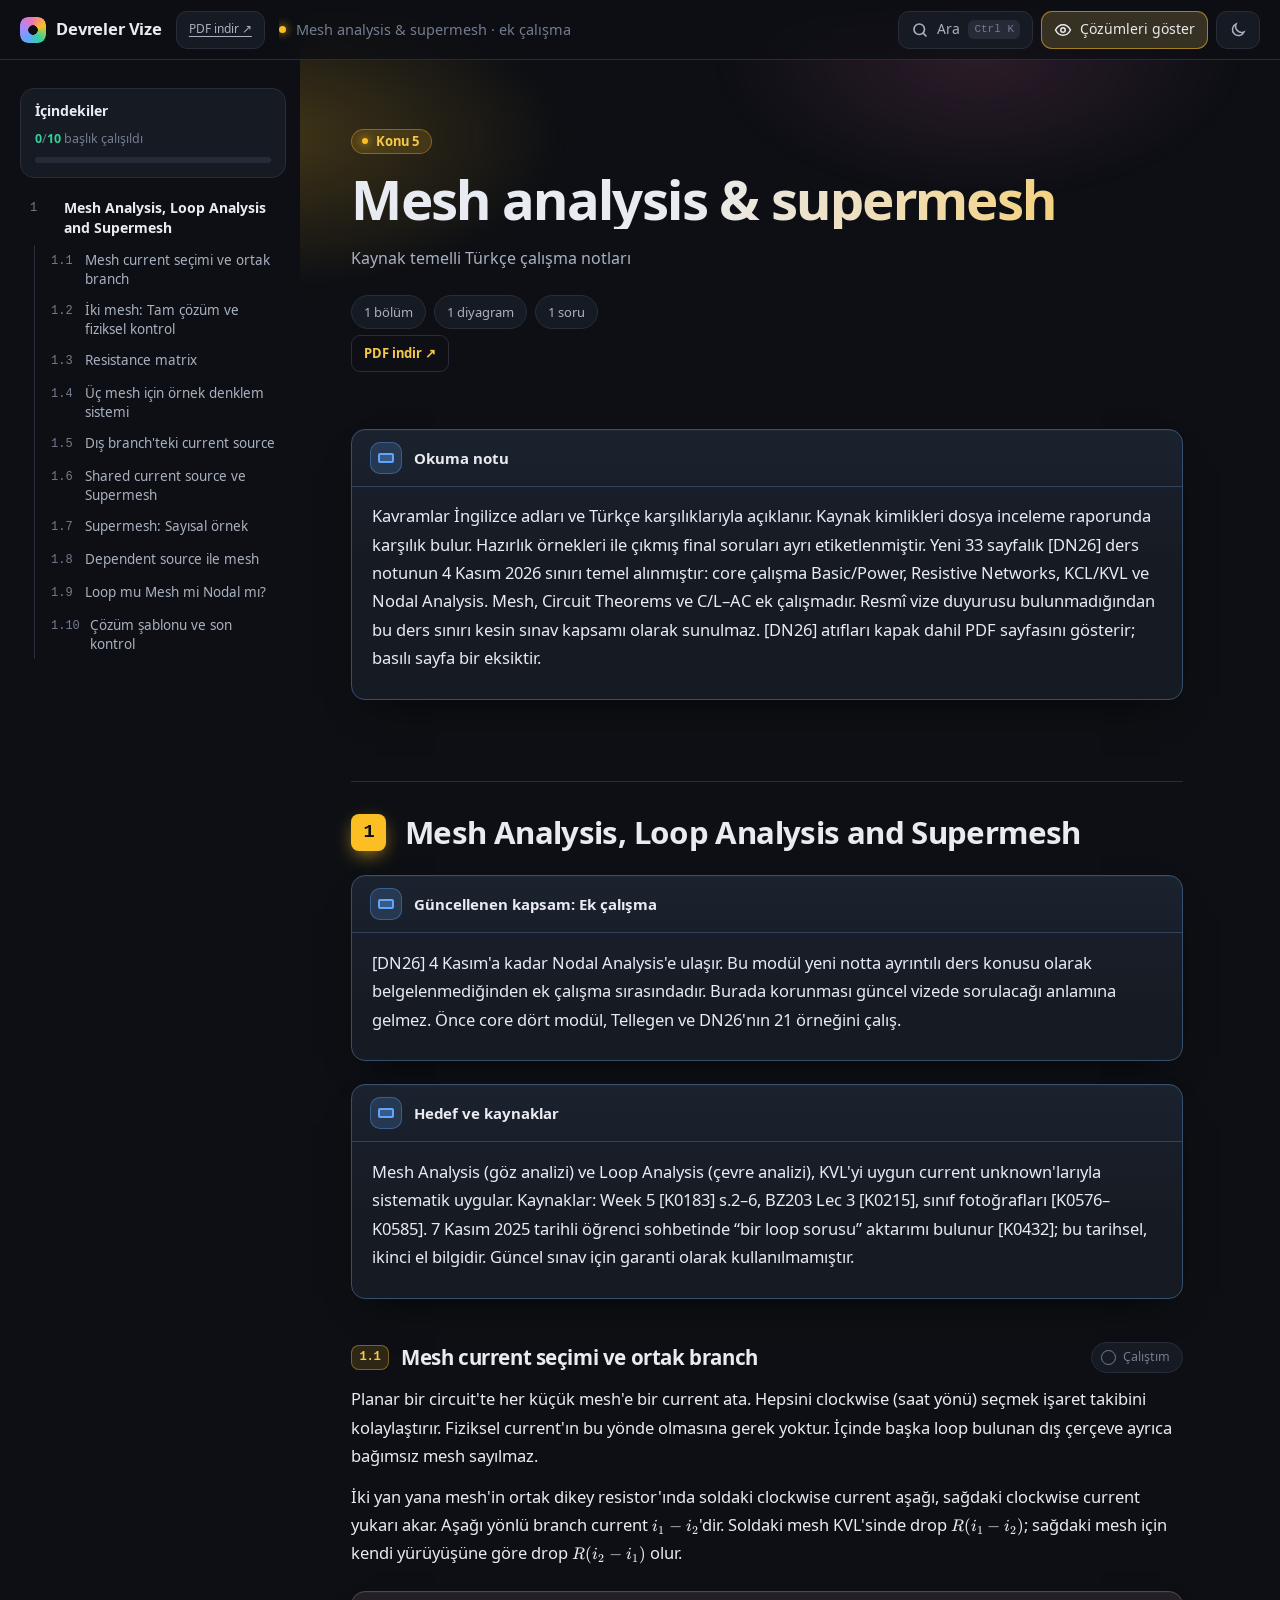
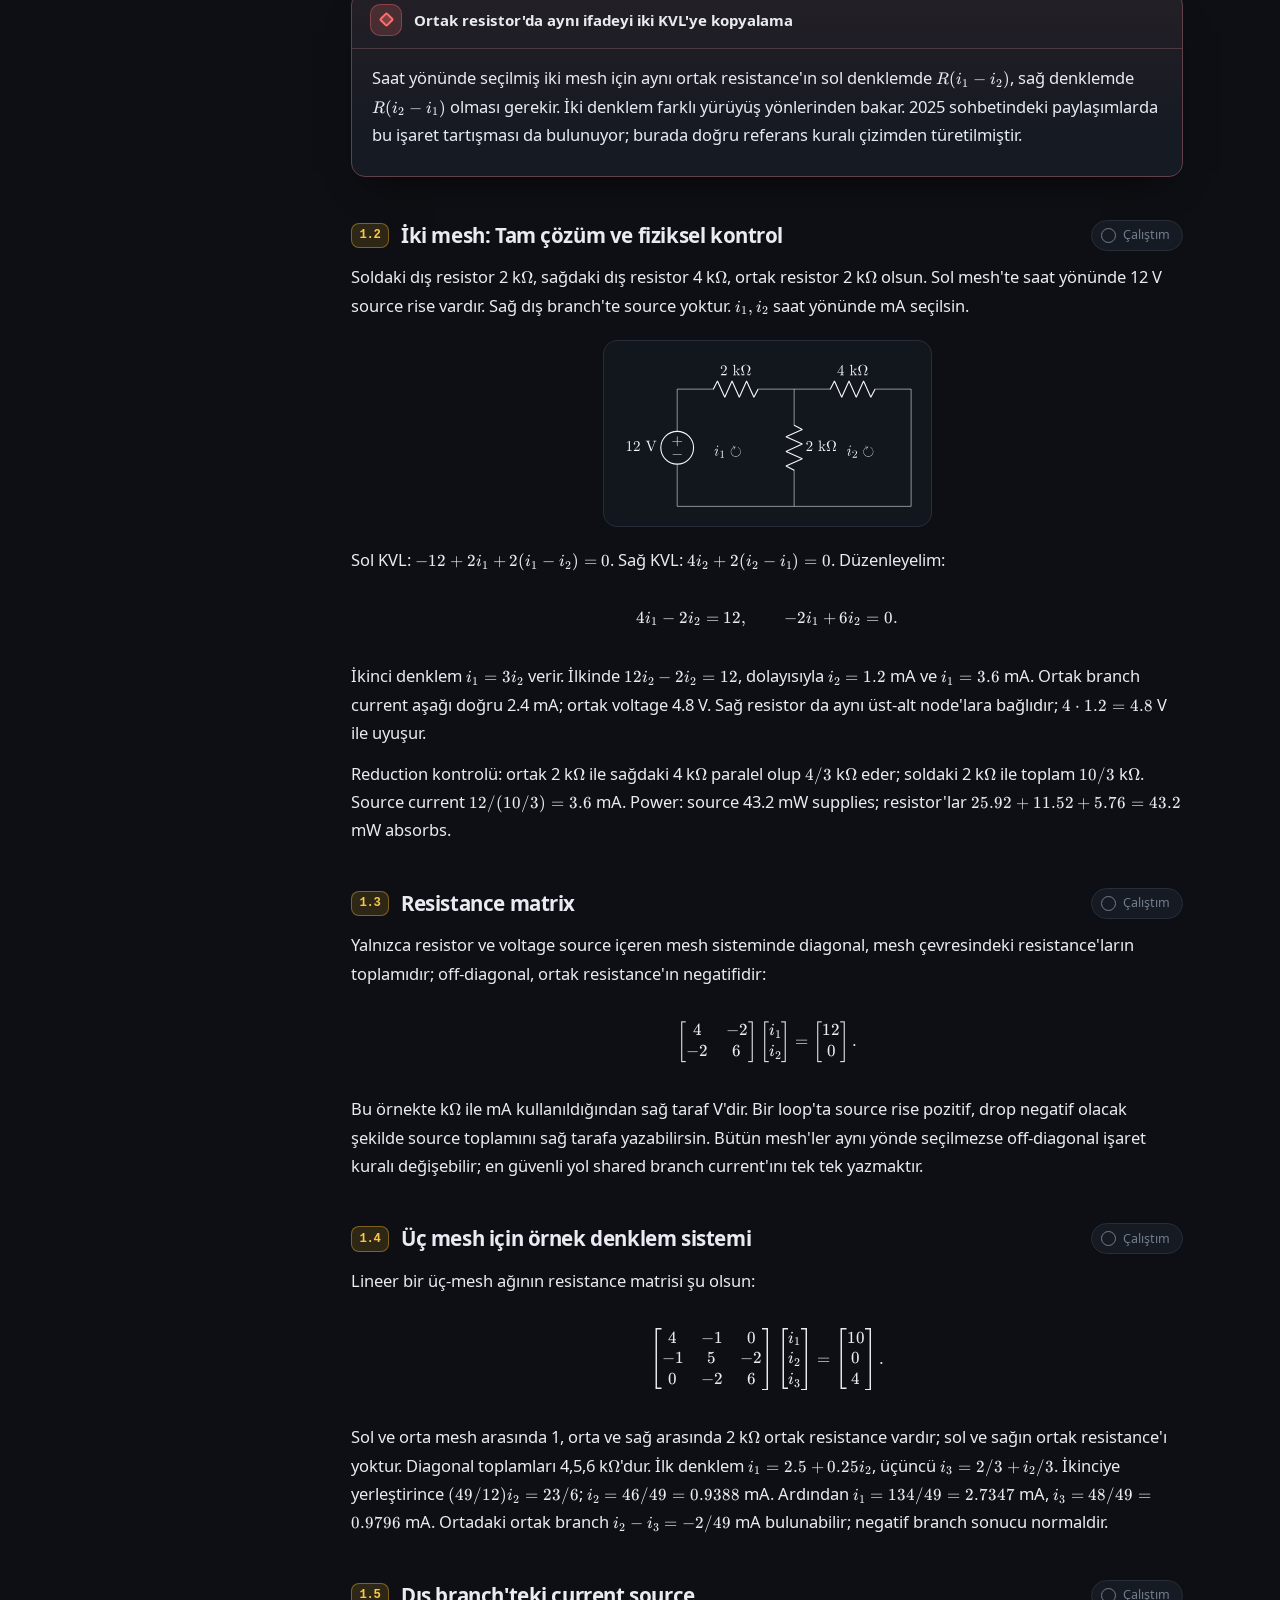
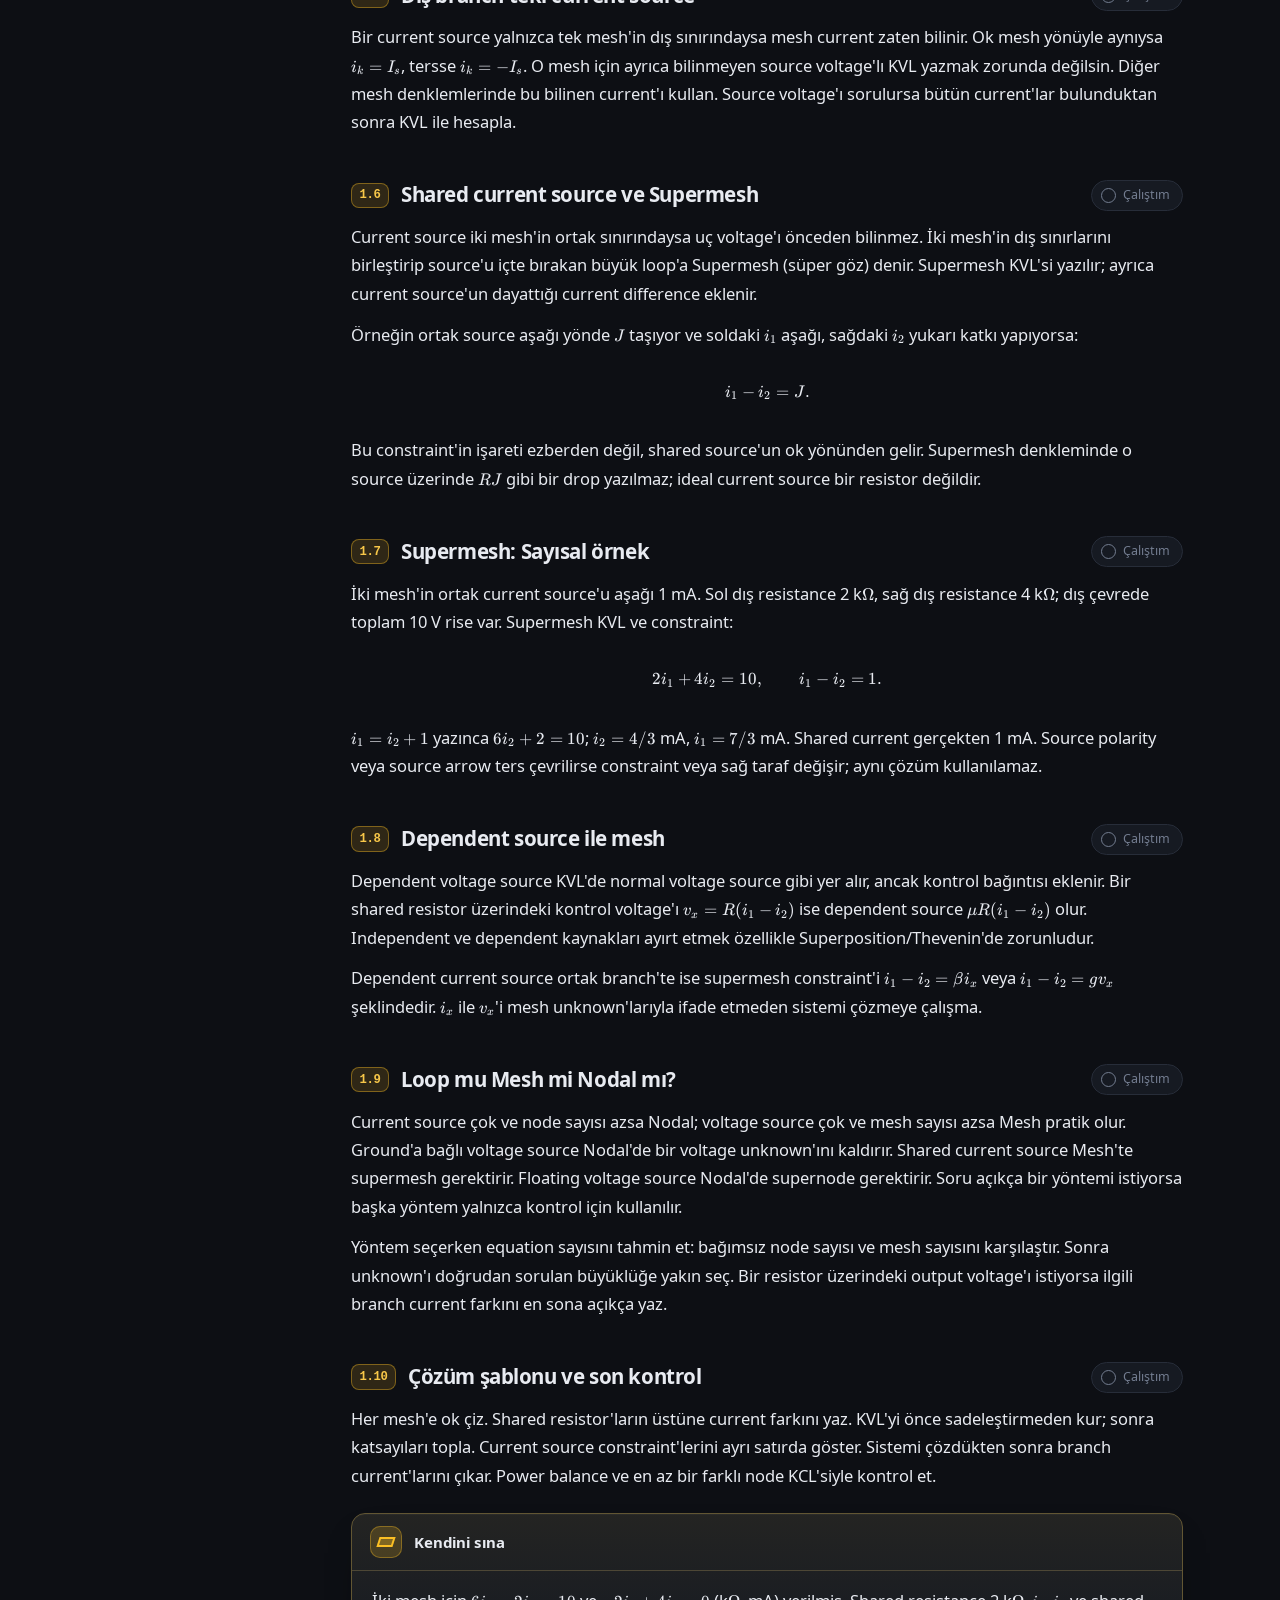
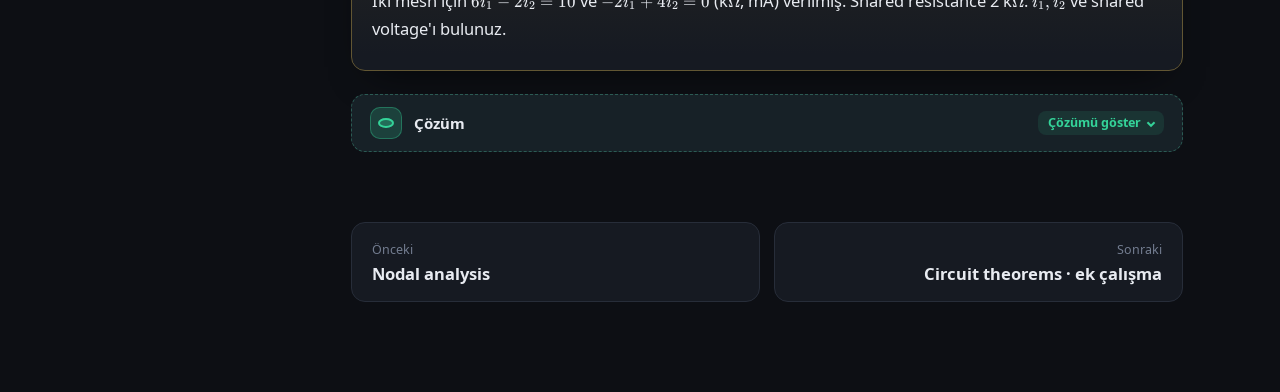
<file: html/konu-05-mesh.html>
<!doctype html>
<html lang="tr">
<head>
<meta charset="utf-8">
<meta name="viewport" content="width=device-width, initial-scale=1">
<title>Mesh analysis &amp; supermesh | Devreler Vize</title>
<script>var t='dark';try{t=localStorage.getItem('ecircuits:theme')||'dark';}catch(e){}document.documentElement.dataset.theme=t;</script>

<link rel="stylesheet" href="assets/katex/katex.min.css">
<link rel="stylesheet" href="assets/style.css">

<link rel="stylesheet" href="assets/electrical.css"></head>
<body class="doc g-konu" data-page="konu-05-mesh" data-group="konu" data-unit="h3" data-title="Mesh analysis &amp; supermesh · ek çalışma" style="--accent:#FBBF24">
<div class="readbar"><span></span></div>
<header class="topbar">
  <button class="tb-btn menu" id="menuBtn" type="button" aria-label="İçindekiler"><span class="ic ic-menu"></span></button>
  <a class="brand" href="../index.html"><span class="brand-dot"></span>Devreler Vize</a>
  <a class="tb-btn" href="../pdf/07_Mesh_Analysis.pdf" target="_blank" rel="noopener">PDF indir ↗</a><span class="crumb">Mesh analysis &amp; supermesh · ek çalışma</span>
  <div class="tb-actions">
    <button class="tb-btn sbtn" id="searchBtn" type="button"><span class="ic ic-search"></span><span class="lbl">Ara</span><kbd>Ctrl K</kbd></button>
    <button class="tb-btn" id="quizBtn" type="button" title="Bütün çözümleri aç veya kapat"><span class="ic ic-eye"></span><span class="lbl">Çözümleri göster</span></button>
    <button class="tb-btn" id="themeBtn" type="button" aria-label="Tema değiştir"><span class="ic ic-theme"></span></button>
  </div>
</header>
<div class="layout">
  <aside class="toc" id="toc">
    <div class="toc-head">
      <span>İçindekiler</span>
      <span class="toc-prog"><b id="pgDone">0</b>/<b id="pgAll">10</b> başlık çalışıldı</span>
      <span class="meter"><i id="pgBar"></i></span>
    </div>
    <nav><ol class="toc-l"><li class="t2"><a href="#mesh-analysis-loop-analysis-and-supermesh"><span class="tn">1</span><span>Mesh Analysis, Loop Analysis and Supermesh</span></a><ol class="toc-s"><li class="t3"><a href="#mesh-analysis-loop-analysis-and-supermesh-mesh-current-secimi-ve-ortak-branch"><span class="tn">1.1</span><span>Mesh current seçimi ve ortak branch</span></a></li><li class="t3"><a href="#mesh-analysis-loop-analysis-and-supermesh-iki-mesh-tam-cozum-ve-fiziksel-kontrol"><span class="tn">1.2</span><span>İki mesh: Tam çözüm ve fiziksel kontrol</span></a></li><li class="t3"><a href="#mesh-analysis-loop-analysis-and-supermesh-resistance-matrix"><span class="tn">1.3</span><span>Resistance matrix</span></a></li><li class="t3"><a href="#mesh-analysis-loop-analysis-and-supermesh-uc-mesh-icin-ornek-denklem-sistemi"><span class="tn">1.4</span><span>Üç mesh için örnek denklem sistemi</span></a></li><li class="t3"><a href="#mesh-analysis-loop-analysis-and-supermesh-dis-branch-teki-current-source"><span class="tn">1.5</span><span>Dış branch'teki current source</span></a></li><li class="t3"><a href="#mesh-analysis-loop-analysis-and-supermesh-shared-current-source-ve-supermesh"><span class="tn">1.6</span><span>Shared current source ve Supermesh</span></a></li><li class="t3"><a href="#mesh-analysis-loop-analysis-and-supermesh-supermesh-sayisal-ornek"><span class="tn">1.7</span><span>Supermesh: Sayısal örnek</span></a></li><li class="t3"><a href="#mesh-analysis-loop-analysis-and-supermesh-dependent-source-ile-mesh"><span class="tn">1.8</span><span>Dependent source ile mesh</span></a></li><li class="t3"><a href="#mesh-analysis-loop-analysis-and-supermesh-loop-mu-mesh-mi-nodal-mi"><span class="tn">1.9</span><span>Loop mu Mesh mi Nodal mı?</span></a></li><li class="t3"><a href="#mesh-analysis-loop-analysis-and-supermesh-cozum-sablonu-ve-son-kontrol"><span class="tn">1.10</span><span>Çözüm şablonu ve son kontrol</span></a></li></ol></li></ol></nav>
  </aside>
  <main class="content" id="content">
    <header class="doc-hero">
      <p class="kicker">Konu 5</p>
      <h1>Mesh analysis &amp; supermesh</h1>
      <p class="byline">Kaynak temelli Türkçe çalışma notları</p>
      <ul class="chips"><li>1 bölüm</li><li>1 diyagram</li><li>1 soru</li></ul><a class="doc-download" href="../pdf/07_Mesh_Analysis.pdf" target="_blank" rel="noopener">PDF indir ↗</a>
    </header>
    <article class="prose">
<section class="box box-bilgi"><div class="box-h"><i class="shape s-islem"></i><span class="bt">Okuma notu</span></div><div class="box-b"><p>Kavramlar İngilizce adları ve Türkçe karşılıklarıyla açıklanır. Kaynak kimlikleri dosya inceleme raporunda karşılık bulur. Hazırlık örnekleri ile çıkmış final soruları ayrı etiketlenmiştir. Yeni 33 sayfalık [DN26] ders notunun 4 Kasım 2026 sınırı temel alınmıştır: core çalışma Basic/Power, Resistive Networks, KCL/KVL ve Nodal Analysis. Mesh, Circuit Theorems ve C/L–AC ek çalışmadır. Resmî vize duyurusu bulunmadığından bu ders sınırı kesin sınav kapsamı olarak sunulmaz. [DN26] atıfları kapak dahil PDF sayfasını gösterir; basılı sayfa bir eksiktir.</p></div></section>
<h2 id="mesh-analysis-loop-analysis-and-supermesh" class="h"><span class="num">1</span><span class="ht">Mesh Analysis, Loop Analysis and Supermesh</span></h2>
<section class="box box-bilgi"><div class="box-h"><i class="shape s-islem"></i><span class="bt">Güncellenen kapsam: Ek çalışma</span></div><div class="box-b"><p>[DN26] 4 Kasım'a kadar Nodal Analysis'e ulaşır. Bu modül yeni notta ayrıntılı ders konusu olarak belgelenmediğinden ek çalışma sırasındadır. Burada korunması güncel vizede sorulacağı anlamına gelmez. Önce core dört modül, Tellegen ve DN26'nın 21 örneğini çalış.</p></div></section>
<section class="box box-bilgi"><div class="box-h"><i class="shape s-islem"></i><span class="bt">Hedef ve kaynaklar</span></div><div class="box-b"><p>Mesh Analysis (göz analizi) ve Loop Analysis (çevre analizi), KVL'yi uygun current unknown'larıyla sistematik uygular. Kaynaklar: Week 5 [K0183] s.2–6, BZ203 Lec 3 [K0215], sınıf fotoğrafları [K0576–K0585]. 7 Kasım 2025 tarihli öğrenci sohbetinde “bir loop sorusu” aktarımı bulunur [K0432]; bu tarihsel, ikinci el bilgidir. Güncel sınav için garanti olarak kullanılmamıştır.</p></div></section>
<h3 id="mesh-analysis-loop-analysis-and-supermesh-mesh-current-secimi-ve-ortak-branch" class="h"><span class="num">1.1</span><span class="ht">Mesh current seçimi ve ortak branch</span></h3>
<p>Planar bir circuit'te her küçük mesh'e bir current ata. Hepsini clockwise (saat yönü) seçmek işaret takibini kolaylaştırır. Fiziksel current'ın bu yönde olmasına gerek yoktur. İçinde başka loop bulunan dış çerçeve ayrıca bağımsız mesh sayılmaz.</p>
<p>İki yan yana mesh'in ortak dikey resistor'ında soldaki clockwise current aşağı, sağdaki clockwise current yukarı akar. Aşağı yönlü branch current <span class="katex"><span class="katex-mathml"><math xmlns="http://www.w3.org/1998/Math/MathML"><semantics><mrow><msub><mi>i</mi><mn>1</mn></msub><mo>−</mo><msub><mi>i</mi><mn>2</mn></msub></mrow><annotation encoding="application/x-tex">i_1-i_2</annotation></semantics></math></span><span class="katex-html" aria-hidden="true"><span class="base"><span class="strut" style="height:0.8095em;vertical-align:-0.15em;"></span><span class="mord"><span class="mord mathnormal">i</span><span class="msupsub"><span class="vlist-t vlist-t2"><span class="vlist-r"><span class="vlist" style="height:0.3011em;"><span style="top:-2.55em;margin-left:0em;margin-right:0.05em;"><span class="pstrut" style="height:2.7em;"></span><span class="sizing reset-size6 size3 mtight"><span class="mord mtight">1</span></span></span></span><span class="vlist-s">​</span></span><span class="vlist-r"><span class="vlist" style="height:0.15em;"><span></span></span></span></span></span></span><span class="mspace" style="margin-right:0.2222em;"></span><span class="mbin">−</span><span class="mspace" style="margin-right:0.2222em;"></span></span><span class="base"><span class="strut" style="height:0.8095em;vertical-align:-0.15em;"></span><span class="mord"><span class="mord mathnormal">i</span><span class="msupsub"><span class="vlist-t vlist-t2"><span class="vlist-r"><span class="vlist" style="height:0.3011em;"><span style="top:-2.55em;margin-left:0em;margin-right:0.05em;"><span class="pstrut" style="height:2.7em;"></span><span class="sizing reset-size6 size3 mtight"><span class="mord mtight">2</span></span></span></span><span class="vlist-s">​</span></span><span class="vlist-r"><span class="vlist" style="height:0.15em;"><span></span></span></span></span></span></span></span></span></span>'dir. Soldaki mesh KVL'sinde drop <span class="katex"><span class="katex-mathml"><math xmlns="http://www.w3.org/1998/Math/MathML"><semantics><mrow><mi>R</mi><mo stretchy="false">(</mo><msub><mi>i</mi><mn>1</mn></msub><mo>−</mo><msub><mi>i</mi><mn>2</mn></msub><mo stretchy="false">)</mo></mrow><annotation encoding="application/x-tex">R(i_1-i_2)</annotation></semantics></math></span><span class="katex-html" aria-hidden="true"><span class="base"><span class="strut" style="height:1em;vertical-align:-0.25em;"></span><span class="mord mathnormal" style="margin-right:0.00773em;">R</span><span class="mopen">(</span><span class="mord"><span class="mord mathnormal">i</span><span class="msupsub"><span class="vlist-t vlist-t2"><span class="vlist-r"><span class="vlist" style="height:0.3011em;"><span style="top:-2.55em;margin-left:0em;margin-right:0.05em;"><span class="pstrut" style="height:2.7em;"></span><span class="sizing reset-size6 size3 mtight"><span class="mord mtight">1</span></span></span></span><span class="vlist-s">​</span></span><span class="vlist-r"><span class="vlist" style="height:0.15em;"><span></span></span></span></span></span></span><span class="mspace" style="margin-right:0.2222em;"></span><span class="mbin">−</span><span class="mspace" style="margin-right:0.2222em;"></span></span><span class="base"><span class="strut" style="height:1em;vertical-align:-0.25em;"></span><span class="mord"><span class="mord mathnormal">i</span><span class="msupsub"><span class="vlist-t vlist-t2"><span class="vlist-r"><span class="vlist" style="height:0.3011em;"><span style="top:-2.55em;margin-left:0em;margin-right:0.05em;"><span class="pstrut" style="height:2.7em;"></span><span class="sizing reset-size6 size3 mtight"><span class="mord mtight">2</span></span></span></span><span class="vlist-s">​</span></span><span class="vlist-r"><span class="vlist" style="height:0.15em;"><span></span></span></span></span></span></span><span class="mclose">)</span></span></span></span>; sağdaki mesh için kendi yürüyüşüne göre drop <span class="katex"><span class="katex-mathml"><math xmlns="http://www.w3.org/1998/Math/MathML"><semantics><mrow><mi>R</mi><mo stretchy="false">(</mo><msub><mi>i</mi><mn>2</mn></msub><mo>−</mo><msub><mi>i</mi><mn>1</mn></msub><mo stretchy="false">)</mo></mrow><annotation encoding="application/x-tex">R(i_2-i_1)</annotation></semantics></math></span><span class="katex-html" aria-hidden="true"><span class="base"><span class="strut" style="height:1em;vertical-align:-0.25em;"></span><span class="mord mathnormal" style="margin-right:0.00773em;">R</span><span class="mopen">(</span><span class="mord"><span class="mord mathnormal">i</span><span class="msupsub"><span class="vlist-t vlist-t2"><span class="vlist-r"><span class="vlist" style="height:0.3011em;"><span style="top:-2.55em;margin-left:0em;margin-right:0.05em;"><span class="pstrut" style="height:2.7em;"></span><span class="sizing reset-size6 size3 mtight"><span class="mord mtight">2</span></span></span></span><span class="vlist-s">​</span></span><span class="vlist-r"><span class="vlist" style="height:0.15em;"><span></span></span></span></span></span></span><span class="mspace" style="margin-right:0.2222em;"></span><span class="mbin">−</span><span class="mspace" style="margin-right:0.2222em;"></span></span><span class="base"><span class="strut" style="height:1em;vertical-align:-0.25em;"></span><span class="mord"><span class="mord mathnormal">i</span><span class="msupsub"><span class="vlist-t vlist-t2"><span class="vlist-r"><span class="vlist" style="height:0.3011em;"><span style="top:-2.55em;margin-left:0em;margin-right:0.05em;"><span class="pstrut" style="height:2.7em;"></span><span class="sizing reset-size6 size3 mtight"><span class="mord mtight">1</span></span></span></span><span class="vlist-s">​</span></span><span class="vlist-r"><span class="vlist" style="height:0.15em;"><span></span></span></span></span></span></span><span class="mclose">)</span></span></span></span> olur.</p>
<section class="box box-dikkat"><div class="box-h"><i class="shape s-karar"></i><span class="bt">Ortak resistor'da aynı ifadeyi iki KVL'ye kopyalama</span></div><div class="box-b"><p>Saat yönünde seçilmiş iki mesh için aynı ortak resistance'ın sol denklemde <span class="katex"><span class="katex-mathml"><math xmlns="http://www.w3.org/1998/Math/MathML"><semantics><mrow><mi>R</mi><mo stretchy="false">(</mo><msub><mi>i</mi><mn>1</mn></msub><mo>−</mo><msub><mi>i</mi><mn>2</mn></msub><mo stretchy="false">)</mo></mrow><annotation encoding="application/x-tex">R(i_1-i_2)</annotation></semantics></math></span><span class="katex-html" aria-hidden="true"><span class="base"><span class="strut" style="height:1em;vertical-align:-0.25em;"></span><span class="mord mathnormal" style="margin-right:0.00773em;">R</span><span class="mopen">(</span><span class="mord"><span class="mord mathnormal">i</span><span class="msupsub"><span class="vlist-t vlist-t2"><span class="vlist-r"><span class="vlist" style="height:0.3011em;"><span style="top:-2.55em;margin-left:0em;margin-right:0.05em;"><span class="pstrut" style="height:2.7em;"></span><span class="sizing reset-size6 size3 mtight"><span class="mord mtight">1</span></span></span></span><span class="vlist-s">​</span></span><span class="vlist-r"><span class="vlist" style="height:0.15em;"><span></span></span></span></span></span></span><span class="mspace" style="margin-right:0.2222em;"></span><span class="mbin">−</span><span class="mspace" style="margin-right:0.2222em;"></span></span><span class="base"><span class="strut" style="height:1em;vertical-align:-0.25em;"></span><span class="mord"><span class="mord mathnormal">i</span><span class="msupsub"><span class="vlist-t vlist-t2"><span class="vlist-r"><span class="vlist" style="height:0.3011em;"><span style="top:-2.55em;margin-left:0em;margin-right:0.05em;"><span class="pstrut" style="height:2.7em;"></span><span class="sizing reset-size6 size3 mtight"><span class="mord mtight">2</span></span></span></span><span class="vlist-s">​</span></span><span class="vlist-r"><span class="vlist" style="height:0.15em;"><span></span></span></span></span></span></span><span class="mclose">)</span></span></span></span>, sağ denklemde <span class="katex"><span class="katex-mathml"><math xmlns="http://www.w3.org/1998/Math/MathML"><semantics><mrow><mi>R</mi><mo stretchy="false">(</mo><msub><mi>i</mi><mn>2</mn></msub><mo>−</mo><msub><mi>i</mi><mn>1</mn></msub><mo stretchy="false">)</mo></mrow><annotation encoding="application/x-tex">R(i_2-i_1)</annotation></semantics></math></span><span class="katex-html" aria-hidden="true"><span class="base"><span class="strut" style="height:1em;vertical-align:-0.25em;"></span><span class="mord mathnormal" style="margin-right:0.00773em;">R</span><span class="mopen">(</span><span class="mord"><span class="mord mathnormal">i</span><span class="msupsub"><span class="vlist-t vlist-t2"><span class="vlist-r"><span class="vlist" style="height:0.3011em;"><span style="top:-2.55em;margin-left:0em;margin-right:0.05em;"><span class="pstrut" style="height:2.7em;"></span><span class="sizing reset-size6 size3 mtight"><span class="mord mtight">2</span></span></span></span><span class="vlist-s">​</span></span><span class="vlist-r"><span class="vlist" style="height:0.15em;"><span></span></span></span></span></span></span><span class="mspace" style="margin-right:0.2222em;"></span><span class="mbin">−</span><span class="mspace" style="margin-right:0.2222em;"></span></span><span class="base"><span class="strut" style="height:1em;vertical-align:-0.25em;"></span><span class="mord"><span class="mord mathnormal">i</span><span class="msupsub"><span class="vlist-t vlist-t2"><span class="vlist-r"><span class="vlist" style="height:0.3011em;"><span style="top:-2.55em;margin-left:0em;margin-right:0.05em;"><span class="pstrut" style="height:2.7em;"></span><span class="sizing reset-size6 size3 mtight"><span class="mord mtight">1</span></span></span></span><span class="vlist-s">​</span></span><span class="vlist-r"><span class="vlist" style="height:0.15em;"><span></span></span></span></span></span></span><span class="mclose">)</span></span></span></span> olması gerekir. İki denklem farklı yürüyüş yönlerinden bakar. 2025 sohbetindeki paylaşımlarda bu işaret tartışması da bulunuyor; burada doğru referans kuralı çizimden türetilmiştir.</p></div></section>
<h3 id="mesh-analysis-loop-analysis-and-supermesh-iki-mesh-tam-cozum-ve-fiziksel-kontrol" class="h"><span class="num">1.2</span><span class="ht">İki mesh: Tam çözüm ve fiziksel kontrol</span></h3>
<p>Soldaki dış resistor 2 k<span class="katex"><span class="katex-mathml"><math xmlns="http://www.w3.org/1998/Math/MathML"><semantics><mrow><mi mathvariant="normal">Ω</mi></mrow><annotation encoding="application/x-tex">\Omega</annotation></semantics></math></span><span class="katex-html" aria-hidden="true"><span class="base"><span class="strut" style="height:0.6833em;"></span><span class="mord">Ω</span></span></span></span>, sağdaki dış resistor 4 k<span class="katex"><span class="katex-mathml"><math xmlns="http://www.w3.org/1998/Math/MathML"><semantics><mrow><mi mathvariant="normal">Ω</mi></mrow><annotation encoding="application/x-tex">\Omega</annotation></semantics></math></span><span class="katex-html" aria-hidden="true"><span class="base"><span class="strut" style="height:0.6833em;"></span><span class="mord">Ω</span></span></span></span>, ortak resistor 2 k<span class="katex"><span class="katex-mathml"><math xmlns="http://www.w3.org/1998/Math/MathML"><semantics><mrow><mi mathvariant="normal">Ω</mi></mrow><annotation encoding="application/x-tex">\Omega</annotation></semantics></math></span><span class="katex-html" aria-hidden="true"><span class="base"><span class="strut" style="height:0.6833em;"></span><span class="mord">Ω</span></span></span></span> olsun. Sol mesh'te saat yönünde 12 V source rise vardır. Sağ dış branch'te source yoktur. <span class="katex"><span class="katex-mathml"><math xmlns="http://www.w3.org/1998/Math/MathML"><semantics><mrow><msub><mi>i</mi><mn>1</mn></msub><mo separator="true">,</mo><msub><mi>i</mi><mn>2</mn></msub></mrow><annotation encoding="application/x-tex">i_1,i_2</annotation></semantics></math></span><span class="katex-html" aria-hidden="true"><span class="base"><span class="strut" style="height:0.854em;vertical-align:-0.1944em;"></span><span class="mord"><span class="mord mathnormal">i</span><span class="msupsub"><span class="vlist-t vlist-t2"><span class="vlist-r"><span class="vlist" style="height:0.3011em;"><span style="top:-2.55em;margin-left:0em;margin-right:0.05em;"><span class="pstrut" style="height:2.7em;"></span><span class="sizing reset-size6 size3 mtight"><span class="mord mtight">1</span></span></span></span><span class="vlist-s">​</span></span><span class="vlist-r"><span class="vlist" style="height:0.15em;"><span></span></span></span></span></span></span><span class="mpunct">,</span><span class="mspace" style="margin-right:0.1667em;"></span><span class="mord"><span class="mord mathnormal">i</span><span class="msupsub"><span class="vlist-t vlist-t2"><span class="vlist-r"><span class="vlist" style="height:0.3011em;"><span style="top:-2.55em;margin-left:0em;margin-right:0.05em;"><span class="pstrut" style="height:2.7em;"></span><span class="sizing reset-size6 size3 mtight"><span class="mord mtight">2</span></span></span></span><span class="vlist-s">​</span></span><span class="vlist-r"><span class="vlist" style="height:0.15em;"><span></span></span></span></span></span></span></span></span></span> saat yönünde mA seçilsin.</p>
<div class="center"><figure class="gfx"><button class="zoom" type="button" aria-label="Devre şemasını büyüt"><img src="assets/gfx/g_109d2120e0a1.svg" width="295" height="153" loading="lazy" alt="Açıklaması metinde verilen devre şeması"></button></figure></div>
<p>Sol KVL: <span class="katex"><span class="katex-mathml"><math xmlns="http://www.w3.org/1998/Math/MathML"><semantics><mrow><mo>−</mo><mn>12</mn><mo>+</mo><mn>2</mn><msub><mi>i</mi><mn>1</mn></msub><mo>+</mo><mn>2</mn><mo stretchy="false">(</mo><msub><mi>i</mi><mn>1</mn></msub><mo>−</mo><msub><mi>i</mi><mn>2</mn></msub><mo stretchy="false">)</mo><mo>=</mo><mn>0</mn></mrow><annotation encoding="application/x-tex">-12+2 i_1+2(i_1-i_2)=0</annotation></semantics></math></span><span class="katex-html" aria-hidden="true"><span class="base"><span class="strut" style="height:0.7278em;vertical-align:-0.0833em;"></span><span class="mord">−</span><span class="mord">12</span><span class="mspace" style="margin-right:0.2222em;"></span><span class="mbin">+</span><span class="mspace" style="margin-right:0.2222em;"></span></span><span class="base"><span class="strut" style="height:0.8095em;vertical-align:-0.15em;"></span><span class="mord">2</span><span class="mord"><span class="mord mathnormal">i</span><span class="msupsub"><span class="vlist-t vlist-t2"><span class="vlist-r"><span class="vlist" style="height:0.3011em;"><span style="top:-2.55em;margin-left:0em;margin-right:0.05em;"><span class="pstrut" style="height:2.7em;"></span><span class="sizing reset-size6 size3 mtight"><span class="mord mtight">1</span></span></span></span><span class="vlist-s">​</span></span><span class="vlist-r"><span class="vlist" style="height:0.15em;"><span></span></span></span></span></span></span><span class="mspace" style="margin-right:0.2222em;"></span><span class="mbin">+</span><span class="mspace" style="margin-right:0.2222em;"></span></span><span class="base"><span class="strut" style="height:1em;vertical-align:-0.25em;"></span><span class="mord">2</span><span class="mopen">(</span><span class="mord"><span class="mord mathnormal">i</span><span class="msupsub"><span class="vlist-t vlist-t2"><span class="vlist-r"><span class="vlist" style="height:0.3011em;"><span style="top:-2.55em;margin-left:0em;margin-right:0.05em;"><span class="pstrut" style="height:2.7em;"></span><span class="sizing reset-size6 size3 mtight"><span class="mord mtight">1</span></span></span></span><span class="vlist-s">​</span></span><span class="vlist-r"><span class="vlist" style="height:0.15em;"><span></span></span></span></span></span></span><span class="mspace" style="margin-right:0.2222em;"></span><span class="mbin">−</span><span class="mspace" style="margin-right:0.2222em;"></span></span><span class="base"><span class="strut" style="height:1em;vertical-align:-0.25em;"></span><span class="mord"><span class="mord mathnormal">i</span><span class="msupsub"><span class="vlist-t vlist-t2"><span class="vlist-r"><span class="vlist" style="height:0.3011em;"><span style="top:-2.55em;margin-left:0em;margin-right:0.05em;"><span class="pstrut" style="height:2.7em;"></span><span class="sizing reset-size6 size3 mtight"><span class="mord mtight">2</span></span></span></span><span class="vlist-s">​</span></span><span class="vlist-r"><span class="vlist" style="height:0.15em;"><span></span></span></span></span></span></span><span class="mclose">)</span><span class="mspace" style="margin-right:0.2778em;"></span><span class="mrel">=</span><span class="mspace" style="margin-right:0.2778em;"></span></span><span class="base"><span class="strut" style="height:0.6444em;"></span><span class="mord">0</span></span></span></span>. Sağ KVL: <span class="katex"><span class="katex-mathml"><math xmlns="http://www.w3.org/1998/Math/MathML"><semantics><mrow><mn>4</mn><msub><mi>i</mi><mn>2</mn></msub><mo>+</mo><mn>2</mn><mo stretchy="false">(</mo><msub><mi>i</mi><mn>2</mn></msub><mo>−</mo><msub><mi>i</mi><mn>1</mn></msub><mo stretchy="false">)</mo><mo>=</mo><mn>0</mn></mrow><annotation encoding="application/x-tex">4 i_2+2(i_2-i_1)=0</annotation></semantics></math></span><span class="katex-html" aria-hidden="true"><span class="base"><span class="strut" style="height:0.8095em;vertical-align:-0.15em;"></span><span class="mord">4</span><span class="mord"><span class="mord mathnormal">i</span><span class="msupsub"><span class="vlist-t vlist-t2"><span class="vlist-r"><span class="vlist" style="height:0.3011em;"><span style="top:-2.55em;margin-left:0em;margin-right:0.05em;"><span class="pstrut" style="height:2.7em;"></span><span class="sizing reset-size6 size3 mtight"><span class="mord mtight">2</span></span></span></span><span class="vlist-s">​</span></span><span class="vlist-r"><span class="vlist" style="height:0.15em;"><span></span></span></span></span></span></span><span class="mspace" style="margin-right:0.2222em;"></span><span class="mbin">+</span><span class="mspace" style="margin-right:0.2222em;"></span></span><span class="base"><span class="strut" style="height:1em;vertical-align:-0.25em;"></span><span class="mord">2</span><span class="mopen">(</span><span class="mord"><span class="mord mathnormal">i</span><span class="msupsub"><span class="vlist-t vlist-t2"><span class="vlist-r"><span class="vlist" style="height:0.3011em;"><span style="top:-2.55em;margin-left:0em;margin-right:0.05em;"><span class="pstrut" style="height:2.7em;"></span><span class="sizing reset-size6 size3 mtight"><span class="mord mtight">2</span></span></span></span><span class="vlist-s">​</span></span><span class="vlist-r"><span class="vlist" style="height:0.15em;"><span></span></span></span></span></span></span><span class="mspace" style="margin-right:0.2222em;"></span><span class="mbin">−</span><span class="mspace" style="margin-right:0.2222em;"></span></span><span class="base"><span class="strut" style="height:1em;vertical-align:-0.25em;"></span><span class="mord"><span class="mord mathnormal">i</span><span class="msupsub"><span class="vlist-t vlist-t2"><span class="vlist-r"><span class="vlist" style="height:0.3011em;"><span style="top:-2.55em;margin-left:0em;margin-right:0.05em;"><span class="pstrut" style="height:2.7em;"></span><span class="sizing reset-size6 size3 mtight"><span class="mord mtight">1</span></span></span></span><span class="vlist-s">​</span></span><span class="vlist-r"><span class="vlist" style="height:0.15em;"><span></span></span></span></span></span></span><span class="mclose">)</span><span class="mspace" style="margin-right:0.2778em;"></span><span class="mrel">=</span><span class="mspace" style="margin-right:0.2778em;"></span></span><span class="base"><span class="strut" style="height:0.6444em;"></span><span class="mord">0</span></span></span></span>. Düzenleyelim:</p>
<div class="mathd"><span class="katex-display"><span class="katex"><span class="katex-mathml"><math xmlns="http://www.w3.org/1998/Math/MathML" display="block"><semantics><mrow><mn>4</mn><msub><mi>i</mi><mn>1</mn></msub><mo>−</mo><mn>2</mn><msub><mi>i</mi><mn>2</mn></msub><mo>=</mo><mn>12</mn><mo separator="true">,</mo><mspace width="2em"/><mo>−</mo><mn>2</mn><msub><mi>i</mi><mn>1</mn></msub><mo>+</mo><mn>6</mn><msub><mi>i</mi><mn>2</mn></msub><mo>=</mo><mn>0.</mn></mrow><annotation encoding="application/x-tex">4 i_1-2 i_2=12,\qquad -2 i_1+6 i_2=0.</annotation></semantics></math></span><span class="katex-html" aria-hidden="true"><span class="base"><span class="strut" style="height:0.8095em;vertical-align:-0.15em;"></span><span class="mord">4</span><span class="mord"><span class="mord mathnormal">i</span><span class="msupsub"><span class="vlist-t vlist-t2"><span class="vlist-r"><span class="vlist" style="height:0.3011em;"><span style="top:-2.55em;margin-left:0em;margin-right:0.05em;"><span class="pstrut" style="height:2.7em;"></span><span class="sizing reset-size6 size3 mtight"><span class="mord mtight">1</span></span></span></span><span class="vlist-s">​</span></span><span class="vlist-r"><span class="vlist" style="height:0.15em;"><span></span></span></span></span></span></span><span class="mspace" style="margin-right:0.2222em;"></span><span class="mbin">−</span><span class="mspace" style="margin-right:0.2222em;"></span></span><span class="base"><span class="strut" style="height:0.8095em;vertical-align:-0.15em;"></span><span class="mord">2</span><span class="mord"><span class="mord mathnormal">i</span><span class="msupsub"><span class="vlist-t vlist-t2"><span class="vlist-r"><span class="vlist" style="height:0.3011em;"><span style="top:-2.55em;margin-left:0em;margin-right:0.05em;"><span class="pstrut" style="height:2.7em;"></span><span class="sizing reset-size6 size3 mtight"><span class="mord mtight">2</span></span></span></span><span class="vlist-s">​</span></span><span class="vlist-r"><span class="vlist" style="height:0.15em;"><span></span></span></span></span></span></span><span class="mspace" style="margin-right:0.2778em;"></span><span class="mrel">=</span><span class="mspace" style="margin-right:0.2778em;"></span></span><span class="base"><span class="strut" style="height:0.854em;vertical-align:-0.1944em;"></span><span class="mord">12</span><span class="mpunct">,</span><span class="mspace" style="margin-right:2em;"></span><span class="mspace" style="margin-right:0.1667em;"></span><span class="mord">−</span><span class="mord">2</span><span class="mord"><span class="mord mathnormal">i</span><span class="msupsub"><span class="vlist-t vlist-t2"><span class="vlist-r"><span class="vlist" style="height:0.3011em;"><span style="top:-2.55em;margin-left:0em;margin-right:0.05em;"><span class="pstrut" style="height:2.7em;"></span><span class="sizing reset-size6 size3 mtight"><span class="mord mtight">1</span></span></span></span><span class="vlist-s">​</span></span><span class="vlist-r"><span class="vlist" style="height:0.15em;"><span></span></span></span></span></span></span><span class="mspace" style="margin-right:0.2222em;"></span><span class="mbin">+</span><span class="mspace" style="margin-right:0.2222em;"></span></span><span class="base"><span class="strut" style="height:0.8095em;vertical-align:-0.15em;"></span><span class="mord">6</span><span class="mord"><span class="mord mathnormal">i</span><span class="msupsub"><span class="vlist-t vlist-t2"><span class="vlist-r"><span class="vlist" style="height:0.3011em;"><span style="top:-2.55em;margin-left:0em;margin-right:0.05em;"><span class="pstrut" style="height:2.7em;"></span><span class="sizing reset-size6 size3 mtight"><span class="mord mtight">2</span></span></span></span><span class="vlist-s">​</span></span><span class="vlist-r"><span class="vlist" style="height:0.15em;"><span></span></span></span></span></span></span><span class="mspace" style="margin-right:0.2778em;"></span><span class="mrel">=</span><span class="mspace" style="margin-right:0.2778em;"></span></span><span class="base"><span class="strut" style="height:0.6444em;"></span><span class="mord">0.</span></span></span></span></span></div>
<p>İkinci denklem <span class="katex"><span class="katex-mathml"><math xmlns="http://www.w3.org/1998/Math/MathML"><semantics><mrow><msub><mi>i</mi><mn>1</mn></msub><mo>=</mo><mn>3</mn><msub><mi>i</mi><mn>2</mn></msub></mrow><annotation encoding="application/x-tex">i_1=3 i_2</annotation></semantics></math></span><span class="katex-html" aria-hidden="true"><span class="base"><span class="strut" style="height:0.8095em;vertical-align:-0.15em;"></span><span class="mord"><span class="mord mathnormal">i</span><span class="msupsub"><span class="vlist-t vlist-t2"><span class="vlist-r"><span class="vlist" style="height:0.3011em;"><span style="top:-2.55em;margin-left:0em;margin-right:0.05em;"><span class="pstrut" style="height:2.7em;"></span><span class="sizing reset-size6 size3 mtight"><span class="mord mtight">1</span></span></span></span><span class="vlist-s">​</span></span><span class="vlist-r"><span class="vlist" style="height:0.15em;"><span></span></span></span></span></span></span><span class="mspace" style="margin-right:0.2778em;"></span><span class="mrel">=</span><span class="mspace" style="margin-right:0.2778em;"></span></span><span class="base"><span class="strut" style="height:0.8095em;vertical-align:-0.15em;"></span><span class="mord">3</span><span class="mord"><span class="mord mathnormal">i</span><span class="msupsub"><span class="vlist-t vlist-t2"><span class="vlist-r"><span class="vlist" style="height:0.3011em;"><span style="top:-2.55em;margin-left:0em;margin-right:0.05em;"><span class="pstrut" style="height:2.7em;"></span><span class="sizing reset-size6 size3 mtight"><span class="mord mtight">2</span></span></span></span><span class="vlist-s">​</span></span><span class="vlist-r"><span class="vlist" style="height:0.15em;"><span></span></span></span></span></span></span></span></span></span> verir. İlkinde <span class="katex"><span class="katex-mathml"><math xmlns="http://www.w3.org/1998/Math/MathML"><semantics><mrow><mn>12</mn><msub><mi>i</mi><mn>2</mn></msub><mo>−</mo><mn>2</mn><msub><mi>i</mi><mn>2</mn></msub><mo>=</mo><mn>12</mn></mrow><annotation encoding="application/x-tex">12 i_2-2 i_2=12</annotation></semantics></math></span><span class="katex-html" aria-hidden="true"><span class="base"><span class="strut" style="height:0.8095em;vertical-align:-0.15em;"></span><span class="mord">12</span><span class="mord"><span class="mord mathnormal">i</span><span class="msupsub"><span class="vlist-t vlist-t2"><span class="vlist-r"><span class="vlist" style="height:0.3011em;"><span style="top:-2.55em;margin-left:0em;margin-right:0.05em;"><span class="pstrut" style="height:2.7em;"></span><span class="sizing reset-size6 size3 mtight"><span class="mord mtight">2</span></span></span></span><span class="vlist-s">​</span></span><span class="vlist-r"><span class="vlist" style="height:0.15em;"><span></span></span></span></span></span></span><span class="mspace" style="margin-right:0.2222em;"></span><span class="mbin">−</span><span class="mspace" style="margin-right:0.2222em;"></span></span><span class="base"><span class="strut" style="height:0.8095em;vertical-align:-0.15em;"></span><span class="mord">2</span><span class="mord"><span class="mord mathnormal">i</span><span class="msupsub"><span class="vlist-t vlist-t2"><span class="vlist-r"><span class="vlist" style="height:0.3011em;"><span style="top:-2.55em;margin-left:0em;margin-right:0.05em;"><span class="pstrut" style="height:2.7em;"></span><span class="sizing reset-size6 size3 mtight"><span class="mord mtight">2</span></span></span></span><span class="vlist-s">​</span></span><span class="vlist-r"><span class="vlist" style="height:0.15em;"><span></span></span></span></span></span></span><span class="mspace" style="margin-right:0.2778em;"></span><span class="mrel">=</span><span class="mspace" style="margin-right:0.2778em;"></span></span><span class="base"><span class="strut" style="height:0.6444em;"></span><span class="mord">12</span></span></span></span>, dolayısıyla <span class="katex"><span class="katex-mathml"><math xmlns="http://www.w3.org/1998/Math/MathML"><semantics><mrow><msub><mi>i</mi><mn>2</mn></msub><mo>=</mo><mn>1.2</mn></mrow><annotation encoding="application/x-tex">i_2=1.2</annotation></semantics></math></span><span class="katex-html" aria-hidden="true"><span class="base"><span class="strut" style="height:0.8095em;vertical-align:-0.15em;"></span><span class="mord"><span class="mord mathnormal">i</span><span class="msupsub"><span class="vlist-t vlist-t2"><span class="vlist-r"><span class="vlist" style="height:0.3011em;"><span style="top:-2.55em;margin-left:0em;margin-right:0.05em;"><span class="pstrut" style="height:2.7em;"></span><span class="sizing reset-size6 size3 mtight"><span class="mord mtight">2</span></span></span></span><span class="vlist-s">​</span></span><span class="vlist-r"><span class="vlist" style="height:0.15em;"><span></span></span></span></span></span></span><span class="mspace" style="margin-right:0.2778em;"></span><span class="mrel">=</span><span class="mspace" style="margin-right:0.2778em;"></span></span><span class="base"><span class="strut" style="height:0.6444em;"></span><span class="mord">1.2</span></span></span></span> mA ve <span class="katex"><span class="katex-mathml"><math xmlns="http://www.w3.org/1998/Math/MathML"><semantics><mrow><msub><mi>i</mi><mn>1</mn></msub><mo>=</mo><mn>3.6</mn></mrow><annotation encoding="application/x-tex">i_1=3.6</annotation></semantics></math></span><span class="katex-html" aria-hidden="true"><span class="base"><span class="strut" style="height:0.8095em;vertical-align:-0.15em;"></span><span class="mord"><span class="mord mathnormal">i</span><span class="msupsub"><span class="vlist-t vlist-t2"><span class="vlist-r"><span class="vlist" style="height:0.3011em;"><span style="top:-2.55em;margin-left:0em;margin-right:0.05em;"><span class="pstrut" style="height:2.7em;"></span><span class="sizing reset-size6 size3 mtight"><span class="mord mtight">1</span></span></span></span><span class="vlist-s">​</span></span><span class="vlist-r"><span class="vlist" style="height:0.15em;"><span></span></span></span></span></span></span><span class="mspace" style="margin-right:0.2778em;"></span><span class="mrel">=</span><span class="mspace" style="margin-right:0.2778em;"></span></span><span class="base"><span class="strut" style="height:0.6444em;"></span><span class="mord">3.6</span></span></span></span> mA. Ortak branch current aşağı doğru 2.4 mA; ortak voltage 4.8 V. Sağ resistor da aynı üst-alt node'lara bağlıdır; <span class="katex"><span class="katex-mathml"><math xmlns="http://www.w3.org/1998/Math/MathML"><semantics><mrow><mn>4</mn><mo>⋅</mo><mn>1.2</mn><mo>=</mo><mn>4.8</mn></mrow><annotation encoding="application/x-tex">4\cdot 1.2=4.8</annotation></semantics></math></span><span class="katex-html" aria-hidden="true"><span class="base"><span class="strut" style="height:0.6444em;"></span><span class="mord">4</span><span class="mspace" style="margin-right:0.2222em;"></span><span class="mbin">⋅</span><span class="mspace" style="margin-right:0.2222em;"></span></span><span class="base"><span class="strut" style="height:0.6444em;"></span><span class="mord">1.2</span><span class="mspace" style="margin-right:0.2778em;"></span><span class="mrel">=</span><span class="mspace" style="margin-right:0.2778em;"></span></span><span class="base"><span class="strut" style="height:0.6444em;"></span><span class="mord">4.8</span></span></span></span> V ile uyuşur.</p>
<p>Reduction kontrolü: ortak 2 k<span class="katex"><span class="katex-mathml"><math xmlns="http://www.w3.org/1998/Math/MathML"><semantics><mrow><mi mathvariant="normal">Ω</mi></mrow><annotation encoding="application/x-tex">\Omega</annotation></semantics></math></span><span class="katex-html" aria-hidden="true"><span class="base"><span class="strut" style="height:0.6833em;"></span><span class="mord">Ω</span></span></span></span> ile sağdaki 4 k<span class="katex"><span class="katex-mathml"><math xmlns="http://www.w3.org/1998/Math/MathML"><semantics><mrow><mi mathvariant="normal">Ω</mi></mrow><annotation encoding="application/x-tex">\Omega</annotation></semantics></math></span><span class="katex-html" aria-hidden="true"><span class="base"><span class="strut" style="height:0.6833em;"></span><span class="mord">Ω</span></span></span></span> paralel olup <span class="katex"><span class="katex-mathml"><math xmlns="http://www.w3.org/1998/Math/MathML"><semantics><mrow><mn>4</mn><mi mathvariant="normal">/</mi><mn>3</mn></mrow><annotation encoding="application/x-tex">4/3</annotation></semantics></math></span><span class="katex-html" aria-hidden="true"><span class="base"><span class="strut" style="height:1em;vertical-align:-0.25em;"></span><span class="mord">4/3</span></span></span></span> k<span class="katex"><span class="katex-mathml"><math xmlns="http://www.w3.org/1998/Math/MathML"><semantics><mrow><mi mathvariant="normal">Ω</mi></mrow><annotation encoding="application/x-tex">\Omega</annotation></semantics></math></span><span class="katex-html" aria-hidden="true"><span class="base"><span class="strut" style="height:0.6833em;"></span><span class="mord">Ω</span></span></span></span> eder; soldaki 2 k<span class="katex"><span class="katex-mathml"><math xmlns="http://www.w3.org/1998/Math/MathML"><semantics><mrow><mi mathvariant="normal">Ω</mi></mrow><annotation encoding="application/x-tex">\Omega</annotation></semantics></math></span><span class="katex-html" aria-hidden="true"><span class="base"><span class="strut" style="height:0.6833em;"></span><span class="mord">Ω</span></span></span></span> ile toplam <span class="katex"><span class="katex-mathml"><math xmlns="http://www.w3.org/1998/Math/MathML"><semantics><mrow><mn>10</mn><mi mathvariant="normal">/</mi><mn>3</mn></mrow><annotation encoding="application/x-tex">10/3</annotation></semantics></math></span><span class="katex-html" aria-hidden="true"><span class="base"><span class="strut" style="height:1em;vertical-align:-0.25em;"></span><span class="mord">10/3</span></span></span></span> k<span class="katex"><span class="katex-mathml"><math xmlns="http://www.w3.org/1998/Math/MathML"><semantics><mrow><mi mathvariant="normal">Ω</mi></mrow><annotation encoding="application/x-tex">\Omega</annotation></semantics></math></span><span class="katex-html" aria-hidden="true"><span class="base"><span class="strut" style="height:0.6833em;"></span><span class="mord">Ω</span></span></span></span>. Source current <span class="katex"><span class="katex-mathml"><math xmlns="http://www.w3.org/1998/Math/MathML"><semantics><mrow><mn>12</mn><mi mathvariant="normal">/</mi><mo stretchy="false">(</mo><mn>10</mn><mi mathvariant="normal">/</mi><mn>3</mn><mo stretchy="false">)</mo><mo>=</mo><mn>3.6</mn></mrow><annotation encoding="application/x-tex">12/(10/3)=3.6</annotation></semantics></math></span><span class="katex-html" aria-hidden="true"><span class="base"><span class="strut" style="height:1em;vertical-align:-0.25em;"></span><span class="mord">12/</span><span class="mopen">(</span><span class="mord">10/3</span><span class="mclose">)</span><span class="mspace" style="margin-right:0.2778em;"></span><span class="mrel">=</span><span class="mspace" style="margin-right:0.2778em;"></span></span><span class="base"><span class="strut" style="height:0.6444em;"></span><span class="mord">3.6</span></span></span></span> mA. Power: source 43.2 mW supplies; resistor'lar <span class="katex"><span class="katex-mathml"><math xmlns="http://www.w3.org/1998/Math/MathML"><semantics><mrow><mn>25.92</mn><mo>+</mo><mn>11.52</mn><mo>+</mo><mn>5.76</mn><mo>=</mo><mn>43.2</mn></mrow><annotation encoding="application/x-tex">25.92+11.52+5.76=43.2</annotation></semantics></math></span><span class="katex-html" aria-hidden="true"><span class="base"><span class="strut" style="height:0.7278em;vertical-align:-0.0833em;"></span><span class="mord">25.92</span><span class="mspace" style="margin-right:0.2222em;"></span><span class="mbin">+</span><span class="mspace" style="margin-right:0.2222em;"></span></span><span class="base"><span class="strut" style="height:0.7278em;vertical-align:-0.0833em;"></span><span class="mord">11.52</span><span class="mspace" style="margin-right:0.2222em;"></span><span class="mbin">+</span><span class="mspace" style="margin-right:0.2222em;"></span></span><span class="base"><span class="strut" style="height:0.6444em;"></span><span class="mord">5.76</span><span class="mspace" style="margin-right:0.2778em;"></span><span class="mrel">=</span><span class="mspace" style="margin-right:0.2778em;"></span></span><span class="base"><span class="strut" style="height:0.6444em;"></span><span class="mord">43.2</span></span></span></span> mW absorbs.</p>
<h3 id="mesh-analysis-loop-analysis-and-supermesh-resistance-matrix" class="h"><span class="num">1.3</span><span class="ht">Resistance matrix</span></h3>
<p>Yalnızca resistor ve voltage source içeren mesh sisteminde diagonal, mesh çevresindeki resistance'ların toplamıdır; off-diagonal, ortak resistance'ın negatifidir:</p>
<div class="mathd"><span class="katex-display"><span class="katex"><span class="katex-mathml"><math xmlns="http://www.w3.org/1998/Math/MathML" display="block"><semantics><mrow><mrow><mo fence="true">[</mo><mtable rowspacing="0.16em" columnalign="center center" columnspacing="1em"><mtr><mtd><mstyle scriptlevel="0" displaystyle="false"><mn>4</mn></mstyle></mtd><mtd><mstyle scriptlevel="0" displaystyle="false"><mrow><mo>−</mo><mn>2</mn></mrow></mstyle></mtd></mtr><mtr><mtd><mstyle scriptlevel="0" displaystyle="false"><mrow><mo>−</mo><mn>2</mn></mrow></mstyle></mtd><mtd><mstyle scriptlevel="0" displaystyle="false"><mn>6</mn></mstyle></mtd></mtr></mtable><mo fence="true">]</mo></mrow><mrow><mo fence="true">[</mo><mtable rowspacing="0.16em" columnalign="center" columnspacing="1em"><mtr><mtd><mstyle scriptlevel="0" displaystyle="false"><msub><mi>i</mi><mn>1</mn></msub></mstyle></mtd></mtr><mtr><mtd><mstyle scriptlevel="0" displaystyle="false"><msub><mi>i</mi><mn>2</mn></msub></mstyle></mtd></mtr></mtable><mo fence="true">]</mo></mrow><mo>=</mo><mrow><mo fence="true">[</mo><mtable rowspacing="0.16em" columnalign="center" columnspacing="1em"><mtr><mtd><mstyle scriptlevel="0" displaystyle="false"><mn>12</mn></mstyle></mtd></mtr><mtr><mtd><mstyle scriptlevel="0" displaystyle="false"><mn>0</mn></mstyle></mtd></mtr></mtable><mo fence="true">]</mo></mrow><mi mathvariant="normal">.</mi></mrow><annotation encoding="application/x-tex">\begin{bmatrix}4&amp;-2\\-2&amp;6\end{bmatrix}
\begin{bmatrix}i_1\\i_2\end{bmatrix}=
\begin{bmatrix}12\\0\end{bmatrix}.</annotation></semantics></math></span><span class="katex-html" aria-hidden="true"><span class="base"><span class="strut" style="height:2.4em;vertical-align:-0.95em;"></span><span class="minner"><span class="mopen delimcenter" style="top:0em;"><span class="delimsizing size3">[</span></span><span class="mord"><span class="mtable"><span class="col-align-c"><span class="vlist-t vlist-t2"><span class="vlist-r"><span class="vlist" style="height:1.45em;"><span style="top:-3.61em;"><span class="pstrut" style="height:3em;"></span><span class="mord"><span class="mord">4</span></span></span><span style="top:-2.41em;"><span class="pstrut" style="height:3em;"></span><span class="mord"><span class="mord">−</span><span class="mord">2</span></span></span></span><span class="vlist-s">​</span></span><span class="vlist-r"><span class="vlist" style="height:0.95em;"><span></span></span></span></span></span><span class="arraycolsep" style="width:0.5em;"></span><span class="arraycolsep" style="width:0.5em;"></span><span class="col-align-c"><span class="vlist-t vlist-t2"><span class="vlist-r"><span class="vlist" style="height:1.45em;"><span style="top:-3.61em;"><span class="pstrut" style="height:3em;"></span><span class="mord"><span class="mord">−</span><span class="mord">2</span></span></span><span style="top:-2.41em;"><span class="pstrut" style="height:3em;"></span><span class="mord"><span class="mord">6</span></span></span></span><span class="vlist-s">​</span></span><span class="vlist-r"><span class="vlist" style="height:0.95em;"><span></span></span></span></span></span></span></span><span class="mclose delimcenter" style="top:0em;"><span class="delimsizing size3">]</span></span></span><span class="mspace" style="margin-right:0.1667em;"></span><span class="minner"><span class="mopen delimcenter" style="top:0em;"><span class="delimsizing size3">[</span></span><span class="mord"><span class="mtable"><span class="col-align-c"><span class="vlist-t vlist-t2"><span class="vlist-r"><span class="vlist" style="height:1.45em;"><span style="top:-3.61em;"><span class="pstrut" style="height:3em;"></span><span class="mord"><span class="mord"><span class="mord mathnormal">i</span><span class="msupsub"><span class="vlist-t vlist-t2"><span class="vlist-r"><span class="vlist" style="height:0.3011em;"><span style="top:-2.55em;margin-left:0em;margin-right:0.05em;"><span class="pstrut" style="height:2.7em;"></span><span class="sizing reset-size6 size3 mtight"><span class="mord mtight">1</span></span></span></span><span class="vlist-s">​</span></span><span class="vlist-r"><span class="vlist" style="height:0.15em;"><span></span></span></span></span></span></span></span></span><span style="top:-2.41em;"><span class="pstrut" style="height:3em;"></span><span class="mord"><span class="mord"><span class="mord mathnormal">i</span><span class="msupsub"><span class="vlist-t vlist-t2"><span class="vlist-r"><span class="vlist" style="height:0.3011em;"><span style="top:-2.55em;margin-left:0em;margin-right:0.05em;"><span class="pstrut" style="height:2.7em;"></span><span class="sizing reset-size6 size3 mtight"><span class="mord mtight">2</span></span></span></span><span class="vlist-s">​</span></span><span class="vlist-r"><span class="vlist" style="height:0.15em;"><span></span></span></span></span></span></span></span></span></span><span class="vlist-s">​</span></span><span class="vlist-r"><span class="vlist" style="height:0.95em;"><span></span></span></span></span></span></span></span><span class="mclose delimcenter" style="top:0em;"><span class="delimsizing size3">]</span></span></span><span class="mspace" style="margin-right:0.2778em;"></span><span class="mrel">=</span><span class="mspace" style="margin-right:0.2778em;"></span></span><span class="base"><span class="strut" style="height:2.4em;vertical-align:-0.95em;"></span><span class="minner"><span class="mopen delimcenter" style="top:0em;"><span class="delimsizing size3">[</span></span><span class="mord"><span class="mtable"><span class="col-align-c"><span class="vlist-t vlist-t2"><span class="vlist-r"><span class="vlist" style="height:1.45em;"><span style="top:-3.61em;"><span class="pstrut" style="height:3em;"></span><span class="mord"><span class="mord">12</span></span></span><span style="top:-2.41em;"><span class="pstrut" style="height:3em;"></span><span class="mord"><span class="mord">0</span></span></span></span><span class="vlist-s">​</span></span><span class="vlist-r"><span class="vlist" style="height:0.95em;"><span></span></span></span></span></span></span></span><span class="mclose delimcenter" style="top:0em;"><span class="delimsizing size3">]</span></span></span><span class="mspace" style="margin-right:0.1667em;"></span><span class="mord">.</span></span></span></span></span></div>
<p>Bu örnekte k<span class="katex"><span class="katex-mathml"><math xmlns="http://www.w3.org/1998/Math/MathML"><semantics><mrow><mi mathvariant="normal">Ω</mi></mrow><annotation encoding="application/x-tex">\Omega</annotation></semantics></math></span><span class="katex-html" aria-hidden="true"><span class="base"><span class="strut" style="height:0.6833em;"></span><span class="mord">Ω</span></span></span></span> ile mA kullanıldığından sağ taraf V'dir. Bir loop'ta source rise pozitif, drop negatif olacak şekilde source toplamını sağ tarafa yazabilirsin. Bütün mesh'ler aynı yönde seçilmezse off-diagonal işaret kuralı değişebilir; en güvenli yol shared branch current'ını tek tek yazmaktır.</p>
<h3 id="mesh-analysis-loop-analysis-and-supermesh-uc-mesh-icin-ornek-denklem-sistemi" class="h"><span class="num">1.4</span><span class="ht">Üç mesh için örnek denklem sistemi</span></h3>
<p>Lineer bir üç-mesh ağının resistance matrisi şu olsun:</p>
<div class="mathd"><span class="katex-display"><span class="katex"><span class="katex-mathml"><math xmlns="http://www.w3.org/1998/Math/MathML" display="block"><semantics><mrow><mrow><mo fence="true">[</mo><mtable rowspacing="0.16em" columnalign="center center center" columnspacing="1em"><mtr><mtd><mstyle scriptlevel="0" displaystyle="false"><mn>4</mn></mstyle></mtd><mtd><mstyle scriptlevel="0" displaystyle="false"><mrow><mo>−</mo><mn>1</mn></mrow></mstyle></mtd><mtd><mstyle scriptlevel="0" displaystyle="false"><mn>0</mn></mstyle></mtd></mtr><mtr><mtd><mstyle scriptlevel="0" displaystyle="false"><mrow><mo>−</mo><mn>1</mn></mrow></mstyle></mtd><mtd><mstyle scriptlevel="0" displaystyle="false"><mn>5</mn></mstyle></mtd><mtd><mstyle scriptlevel="0" displaystyle="false"><mrow><mo>−</mo><mn>2</mn></mrow></mstyle></mtd></mtr><mtr><mtd><mstyle scriptlevel="0" displaystyle="false"><mn>0</mn></mstyle></mtd><mtd><mstyle scriptlevel="0" displaystyle="false"><mrow><mo>−</mo><mn>2</mn></mrow></mstyle></mtd><mtd><mstyle scriptlevel="0" displaystyle="false"><mn>6</mn></mstyle></mtd></mtr></mtable><mo fence="true">]</mo></mrow><mrow><mo fence="true">[</mo><mtable rowspacing="0.16em" columnalign="center" columnspacing="1em"><mtr><mtd><mstyle scriptlevel="0" displaystyle="false"><msub><mi>i</mi><mn>1</mn></msub></mstyle></mtd></mtr><mtr><mtd><mstyle scriptlevel="0" displaystyle="false"><msub><mi>i</mi><mn>2</mn></msub></mstyle></mtd></mtr><mtr><mtd><mstyle scriptlevel="0" displaystyle="false"><msub><mi>i</mi><mn>3</mn></msub></mstyle></mtd></mtr></mtable><mo fence="true">]</mo></mrow><mo>=</mo><mrow><mo fence="true">[</mo><mtable rowspacing="0.16em" columnalign="center" columnspacing="1em"><mtr><mtd><mstyle scriptlevel="0" displaystyle="false"><mn>10</mn></mstyle></mtd></mtr><mtr><mtd><mstyle scriptlevel="0" displaystyle="false"><mn>0</mn></mstyle></mtd></mtr><mtr><mtd><mstyle scriptlevel="0" displaystyle="false"><mn>4</mn></mstyle></mtd></mtr></mtable><mo fence="true">]</mo></mrow><mi mathvariant="normal">.</mi></mrow><annotation encoding="application/x-tex">\begin{bmatrix}4&amp;-1&amp;0\\-1&amp;5&amp;-2\\0&amp;-2&amp;6\end{bmatrix}
\begin{bmatrix}i_1\\i_2\\i_3\end{bmatrix}=
\begin{bmatrix}10\\0\\4\end{bmatrix}.</annotation></semantics></math></span><span class="katex-html" aria-hidden="true"><span class="base"><span class="strut" style="height:3.6em;vertical-align:-1.55em;"></span><span class="minner"><span class="mopen"><span class="delimsizing mult"><span class="vlist-t vlist-t2"><span class="vlist-r"><span class="vlist" style="height:2.05em;"><span style="top:-4.05em;"><span class="pstrut" style="height:5.6em;"></span><span style="width:0.667em;height:3.600em;"><svg xmlns="http://www.w3.org/2000/svg" width="0.667em" height="3.600em" viewBox="0 0 667 3600"><path d="M403 1759 V84 H666 V0 H319 V1759 v0 v1759 h347 v-84
H403z M403 1759 V0 H319 V1759 v0 v1759 h84z"/></svg></span></span></span><span class="vlist-s">​</span></span><span class="vlist-r"><span class="vlist" style="height:1.55em;"><span></span></span></span></span></span></span><span class="mord"><span class="mtable"><span class="col-align-c"><span class="vlist-t vlist-t2"><span class="vlist-r"><span class="vlist" style="height:2.05em;"><span style="top:-4.21em;"><span class="pstrut" style="height:3em;"></span><span class="mord"><span class="mord">4</span></span></span><span style="top:-3.01em;"><span class="pstrut" style="height:3em;"></span><span class="mord"><span class="mord">−</span><span class="mord">1</span></span></span><span style="top:-1.81em;"><span class="pstrut" style="height:3em;"></span><span class="mord"><span class="mord">0</span></span></span></span><span class="vlist-s">​</span></span><span class="vlist-r"><span class="vlist" style="height:1.55em;"><span></span></span></span></span></span><span class="arraycolsep" style="width:0.5em;"></span><span class="arraycolsep" style="width:0.5em;"></span><span class="col-align-c"><span class="vlist-t vlist-t2"><span class="vlist-r"><span class="vlist" style="height:2.05em;"><span style="top:-4.21em;"><span class="pstrut" style="height:3em;"></span><span class="mord"><span class="mord">−</span><span class="mord">1</span></span></span><span style="top:-3.01em;"><span class="pstrut" style="height:3em;"></span><span class="mord"><span class="mord">5</span></span></span><span style="top:-1.81em;"><span class="pstrut" style="height:3em;"></span><span class="mord"><span class="mord">−</span><span class="mord">2</span></span></span></span><span class="vlist-s">​</span></span><span class="vlist-r"><span class="vlist" style="height:1.55em;"><span></span></span></span></span></span><span class="arraycolsep" style="width:0.5em;"></span><span class="arraycolsep" style="width:0.5em;"></span><span class="col-align-c"><span class="vlist-t vlist-t2"><span class="vlist-r"><span class="vlist" style="height:2.05em;"><span style="top:-4.21em;"><span class="pstrut" style="height:3em;"></span><span class="mord"><span class="mord">0</span></span></span><span style="top:-3.01em;"><span class="pstrut" style="height:3em;"></span><span class="mord"><span class="mord">−</span><span class="mord">2</span></span></span><span style="top:-1.81em;"><span class="pstrut" style="height:3em;"></span><span class="mord"><span class="mord">6</span></span></span></span><span class="vlist-s">​</span></span><span class="vlist-r"><span class="vlist" style="height:1.55em;"><span></span></span></span></span></span></span></span><span class="mclose"><span class="delimsizing mult"><span class="vlist-t vlist-t2"><span class="vlist-r"><span class="vlist" style="height:2.05em;"><span style="top:-4.05em;"><span class="pstrut" style="height:5.6em;"></span><span style="width:0.667em;height:3.600em;"><svg xmlns="http://www.w3.org/2000/svg" width="0.667em" height="3.600em" viewBox="0 0 667 3600"><path d="M347 1759 V0 H0 V84 H263 V1759 v0 v1759 H0 v84 H347z
M347 1759 V0 H263 V1759 v0 v1759 h84z"/></svg></span></span></span><span class="vlist-s">​</span></span><span class="vlist-r"><span class="vlist" style="height:1.55em;"><span></span></span></span></span></span></span></span><span class="mspace" style="margin-right:0.1667em;"></span><span class="minner"><span class="mopen"><span class="delimsizing mult"><span class="vlist-t vlist-t2"><span class="vlist-r"><span class="vlist" style="height:2.05em;"><span style="top:-4.05em;"><span class="pstrut" style="height:5.6em;"></span><span style="width:0.667em;height:3.600em;"><svg xmlns="http://www.w3.org/2000/svg" width="0.667em" height="3.600em" viewBox="0 0 667 3600"><path d="M403 1759 V84 H666 V0 H319 V1759 v0 v1759 h347 v-84
H403z M403 1759 V0 H319 V1759 v0 v1759 h84z"/></svg></span></span></span><span class="vlist-s">​</span></span><span class="vlist-r"><span class="vlist" style="height:1.55em;"><span></span></span></span></span></span></span><span class="mord"><span class="mtable"><span class="col-align-c"><span class="vlist-t vlist-t2"><span class="vlist-r"><span class="vlist" style="height:2.05em;"><span style="top:-4.21em;"><span class="pstrut" style="height:3em;"></span><span class="mord"><span class="mord"><span class="mord mathnormal">i</span><span class="msupsub"><span class="vlist-t vlist-t2"><span class="vlist-r"><span class="vlist" style="height:0.3011em;"><span style="top:-2.55em;margin-left:0em;margin-right:0.05em;"><span class="pstrut" style="height:2.7em;"></span><span class="sizing reset-size6 size3 mtight"><span class="mord mtight">1</span></span></span></span><span class="vlist-s">​</span></span><span class="vlist-r"><span class="vlist" style="height:0.15em;"><span></span></span></span></span></span></span></span></span><span style="top:-3.01em;"><span class="pstrut" style="height:3em;"></span><span class="mord"><span class="mord"><span class="mord mathnormal">i</span><span class="msupsub"><span class="vlist-t vlist-t2"><span class="vlist-r"><span class="vlist" style="height:0.3011em;"><span style="top:-2.55em;margin-left:0em;margin-right:0.05em;"><span class="pstrut" style="height:2.7em;"></span><span class="sizing reset-size6 size3 mtight"><span class="mord mtight">2</span></span></span></span><span class="vlist-s">​</span></span><span class="vlist-r"><span class="vlist" style="height:0.15em;"><span></span></span></span></span></span></span></span></span><span style="top:-1.81em;"><span class="pstrut" style="height:3em;"></span><span class="mord"><span class="mord"><span class="mord mathnormal">i</span><span class="msupsub"><span class="vlist-t vlist-t2"><span class="vlist-r"><span class="vlist" style="height:0.3011em;"><span style="top:-2.55em;margin-left:0em;margin-right:0.05em;"><span class="pstrut" style="height:2.7em;"></span><span class="sizing reset-size6 size3 mtight"><span class="mord mtight">3</span></span></span></span><span class="vlist-s">​</span></span><span class="vlist-r"><span class="vlist" style="height:0.15em;"><span></span></span></span></span></span></span></span></span></span><span class="vlist-s">​</span></span><span class="vlist-r"><span class="vlist" style="height:1.55em;"><span></span></span></span></span></span></span></span><span class="mclose"><span class="delimsizing mult"><span class="vlist-t vlist-t2"><span class="vlist-r"><span class="vlist" style="height:2.05em;"><span style="top:-4.05em;"><span class="pstrut" style="height:5.6em;"></span><span style="width:0.667em;height:3.600em;"><svg xmlns="http://www.w3.org/2000/svg" width="0.667em" height="3.600em" viewBox="0 0 667 3600"><path d="M347 1759 V0 H0 V84 H263 V1759 v0 v1759 H0 v84 H347z
M347 1759 V0 H263 V1759 v0 v1759 h84z"/></svg></span></span></span><span class="vlist-s">​</span></span><span class="vlist-r"><span class="vlist" style="height:1.55em;"><span></span></span></span></span></span></span></span><span class="mspace" style="margin-right:0.2778em;"></span><span class="mrel">=</span><span class="mspace" style="margin-right:0.2778em;"></span></span><span class="base"><span class="strut" style="height:3.6em;vertical-align:-1.55em;"></span><span class="minner"><span class="mopen"><span class="delimsizing mult"><span class="vlist-t vlist-t2"><span class="vlist-r"><span class="vlist" style="height:2.05em;"><span style="top:-4.05em;"><span class="pstrut" style="height:5.6em;"></span><span style="width:0.667em;height:3.600em;"><svg xmlns="http://www.w3.org/2000/svg" width="0.667em" height="3.600em" viewBox="0 0 667 3600"><path d="M403 1759 V84 H666 V0 H319 V1759 v0 v1759 h347 v-84
H403z M403 1759 V0 H319 V1759 v0 v1759 h84z"/></svg></span></span></span><span class="vlist-s">​</span></span><span class="vlist-r"><span class="vlist" style="height:1.55em;"><span></span></span></span></span></span></span><span class="mord"><span class="mtable"><span class="col-align-c"><span class="vlist-t vlist-t2"><span class="vlist-r"><span class="vlist" style="height:2.05em;"><span style="top:-4.21em;"><span class="pstrut" style="height:3em;"></span><span class="mord"><span class="mord">10</span></span></span><span style="top:-3.01em;"><span class="pstrut" style="height:3em;"></span><span class="mord"><span class="mord">0</span></span></span><span style="top:-1.81em;"><span class="pstrut" style="height:3em;"></span><span class="mord"><span class="mord">4</span></span></span></span><span class="vlist-s">​</span></span><span class="vlist-r"><span class="vlist" style="height:1.55em;"><span></span></span></span></span></span></span></span><span class="mclose"><span class="delimsizing mult"><span class="vlist-t vlist-t2"><span class="vlist-r"><span class="vlist" style="height:2.05em;"><span style="top:-4.05em;"><span class="pstrut" style="height:5.6em;"></span><span style="width:0.667em;height:3.600em;"><svg xmlns="http://www.w3.org/2000/svg" width="0.667em" height="3.600em" viewBox="0 0 667 3600"><path d="M347 1759 V0 H0 V84 H263 V1759 v0 v1759 H0 v84 H347z
M347 1759 V0 H263 V1759 v0 v1759 h84z"/></svg></span></span></span><span class="vlist-s">​</span></span><span class="vlist-r"><span class="vlist" style="height:1.55em;"><span></span></span></span></span></span></span></span><span class="mspace" style="margin-right:0.1667em;"></span><span class="mord">.</span></span></span></span></span></div>
<p>Sol ve orta mesh arasında 1, orta ve sağ arasında 2 k<span class="katex"><span class="katex-mathml"><math xmlns="http://www.w3.org/1998/Math/MathML"><semantics><mrow><mi mathvariant="normal">Ω</mi></mrow><annotation encoding="application/x-tex">\Omega</annotation></semantics></math></span><span class="katex-html" aria-hidden="true"><span class="base"><span class="strut" style="height:0.6833em;"></span><span class="mord">Ω</span></span></span></span> ortak resistance vardır; sol ve sağın ortak resistance'ı yoktur. Diagonal toplamları 4,5,6 k<span class="katex"><span class="katex-mathml"><math xmlns="http://www.w3.org/1998/Math/MathML"><semantics><mrow><mi mathvariant="normal">Ω</mi></mrow><annotation encoding="application/x-tex">\Omega</annotation></semantics></math></span><span class="katex-html" aria-hidden="true"><span class="base"><span class="strut" style="height:0.6833em;"></span><span class="mord">Ω</span></span></span></span>'dur. İlk denklem <span class="katex"><span class="katex-mathml"><math xmlns="http://www.w3.org/1998/Math/MathML"><semantics><mrow><msub><mi>i</mi><mn>1</mn></msub><mo>=</mo><mn>2.5</mn><mo>+</mo><mn>0.25</mn><msub><mi>i</mi><mn>2</mn></msub></mrow><annotation encoding="application/x-tex">i_1=2.5+0.25 i_2</annotation></semantics></math></span><span class="katex-html" aria-hidden="true"><span class="base"><span class="strut" style="height:0.8095em;vertical-align:-0.15em;"></span><span class="mord"><span class="mord mathnormal">i</span><span class="msupsub"><span class="vlist-t vlist-t2"><span class="vlist-r"><span class="vlist" style="height:0.3011em;"><span style="top:-2.55em;margin-left:0em;margin-right:0.05em;"><span class="pstrut" style="height:2.7em;"></span><span class="sizing reset-size6 size3 mtight"><span class="mord mtight">1</span></span></span></span><span class="vlist-s">​</span></span><span class="vlist-r"><span class="vlist" style="height:0.15em;"><span></span></span></span></span></span></span><span class="mspace" style="margin-right:0.2778em;"></span><span class="mrel">=</span><span class="mspace" style="margin-right:0.2778em;"></span></span><span class="base"><span class="strut" style="height:0.7278em;vertical-align:-0.0833em;"></span><span class="mord">2.5</span><span class="mspace" style="margin-right:0.2222em;"></span><span class="mbin">+</span><span class="mspace" style="margin-right:0.2222em;"></span></span><span class="base"><span class="strut" style="height:0.8095em;vertical-align:-0.15em;"></span><span class="mord">0.25</span><span class="mord"><span class="mord mathnormal">i</span><span class="msupsub"><span class="vlist-t vlist-t2"><span class="vlist-r"><span class="vlist" style="height:0.3011em;"><span style="top:-2.55em;margin-left:0em;margin-right:0.05em;"><span class="pstrut" style="height:2.7em;"></span><span class="sizing reset-size6 size3 mtight"><span class="mord mtight">2</span></span></span></span><span class="vlist-s">​</span></span><span class="vlist-r"><span class="vlist" style="height:0.15em;"><span></span></span></span></span></span></span></span></span></span>, üçüncü <span class="katex"><span class="katex-mathml"><math xmlns="http://www.w3.org/1998/Math/MathML"><semantics><mrow><msub><mi>i</mi><mn>3</mn></msub><mo>=</mo><mn>2</mn><mi mathvariant="normal">/</mi><mn>3</mn><mo>+</mo><msub><mi>i</mi><mn>2</mn></msub><mi mathvariant="normal">/</mi><mn>3</mn></mrow><annotation encoding="application/x-tex">i_3=2/3+i_2/3</annotation></semantics></math></span><span class="katex-html" aria-hidden="true"><span class="base"><span class="strut" style="height:0.8095em;vertical-align:-0.15em;"></span><span class="mord"><span class="mord mathnormal">i</span><span class="msupsub"><span class="vlist-t vlist-t2"><span class="vlist-r"><span class="vlist" style="height:0.3011em;"><span style="top:-2.55em;margin-left:0em;margin-right:0.05em;"><span class="pstrut" style="height:2.7em;"></span><span class="sizing reset-size6 size3 mtight"><span class="mord mtight">3</span></span></span></span><span class="vlist-s">​</span></span><span class="vlist-r"><span class="vlist" style="height:0.15em;"><span></span></span></span></span></span></span><span class="mspace" style="margin-right:0.2778em;"></span><span class="mrel">=</span><span class="mspace" style="margin-right:0.2778em;"></span></span><span class="base"><span class="strut" style="height:1em;vertical-align:-0.25em;"></span><span class="mord">2/3</span><span class="mspace" style="margin-right:0.2222em;"></span><span class="mbin">+</span><span class="mspace" style="margin-right:0.2222em;"></span></span><span class="base"><span class="strut" style="height:1em;vertical-align:-0.25em;"></span><span class="mord"><span class="mord mathnormal">i</span><span class="msupsub"><span class="vlist-t vlist-t2"><span class="vlist-r"><span class="vlist" style="height:0.3011em;"><span style="top:-2.55em;margin-left:0em;margin-right:0.05em;"><span class="pstrut" style="height:2.7em;"></span><span class="sizing reset-size6 size3 mtight"><span class="mord mtight">2</span></span></span></span><span class="vlist-s">​</span></span><span class="vlist-r"><span class="vlist" style="height:0.15em;"><span></span></span></span></span></span></span><span class="mord">/3</span></span></span></span>. İkinciye yerleştirince <span class="katex"><span class="katex-mathml"><math xmlns="http://www.w3.org/1998/Math/MathML"><semantics><mrow><mo stretchy="false">(</mo><mn>49</mn><mi mathvariant="normal">/</mi><mn>12</mn><mo stretchy="false">)</mo><msub><mi>i</mi><mn>2</mn></msub><mo>=</mo><mn>23</mn><mi mathvariant="normal">/</mi><mn>6</mn></mrow><annotation encoding="application/x-tex">(49/12)i_2=23/6</annotation></semantics></math></span><span class="katex-html" aria-hidden="true"><span class="base"><span class="strut" style="height:1em;vertical-align:-0.25em;"></span><span class="mopen">(</span><span class="mord">49/12</span><span class="mclose">)</span><span class="mord"><span class="mord mathnormal">i</span><span class="msupsub"><span class="vlist-t vlist-t2"><span class="vlist-r"><span class="vlist" style="height:0.3011em;"><span style="top:-2.55em;margin-left:0em;margin-right:0.05em;"><span class="pstrut" style="height:2.7em;"></span><span class="sizing reset-size6 size3 mtight"><span class="mord mtight">2</span></span></span></span><span class="vlist-s">​</span></span><span class="vlist-r"><span class="vlist" style="height:0.15em;"><span></span></span></span></span></span></span><span class="mspace" style="margin-right:0.2778em;"></span><span class="mrel">=</span><span class="mspace" style="margin-right:0.2778em;"></span></span><span class="base"><span class="strut" style="height:1em;vertical-align:-0.25em;"></span><span class="mord">23/6</span></span></span></span>; <span class="katex"><span class="katex-mathml"><math xmlns="http://www.w3.org/1998/Math/MathML"><semantics><mrow><msub><mi>i</mi><mn>2</mn></msub><mo>=</mo><mn>46</mn><mi mathvariant="normal">/</mi><mn>49</mn><mo>=</mo><mn>0.9388</mn></mrow><annotation encoding="application/x-tex">i_2=46/49=0.9388</annotation></semantics></math></span><span class="katex-html" aria-hidden="true"><span class="base"><span class="strut" style="height:0.8095em;vertical-align:-0.15em;"></span><span class="mord"><span class="mord mathnormal">i</span><span class="msupsub"><span class="vlist-t vlist-t2"><span class="vlist-r"><span class="vlist" style="height:0.3011em;"><span style="top:-2.55em;margin-left:0em;margin-right:0.05em;"><span class="pstrut" style="height:2.7em;"></span><span class="sizing reset-size6 size3 mtight"><span class="mord mtight">2</span></span></span></span><span class="vlist-s">​</span></span><span class="vlist-r"><span class="vlist" style="height:0.15em;"><span></span></span></span></span></span></span><span class="mspace" style="margin-right:0.2778em;"></span><span class="mrel">=</span><span class="mspace" style="margin-right:0.2778em;"></span></span><span class="base"><span class="strut" style="height:1em;vertical-align:-0.25em;"></span><span class="mord">46/49</span><span class="mspace" style="margin-right:0.2778em;"></span><span class="mrel">=</span><span class="mspace" style="margin-right:0.2778em;"></span></span><span class="base"><span class="strut" style="height:0.6444em;"></span><span class="mord">0.9388</span></span></span></span> mA. Ardından <span class="katex"><span class="katex-mathml"><math xmlns="http://www.w3.org/1998/Math/MathML"><semantics><mrow><msub><mi>i</mi><mn>1</mn></msub><mo>=</mo><mn>134</mn><mi mathvariant="normal">/</mi><mn>49</mn><mo>=</mo><mn>2.7347</mn></mrow><annotation encoding="application/x-tex">i_1=134/49=2.7347</annotation></semantics></math></span><span class="katex-html" aria-hidden="true"><span class="base"><span class="strut" style="height:0.8095em;vertical-align:-0.15em;"></span><span class="mord"><span class="mord mathnormal">i</span><span class="msupsub"><span class="vlist-t vlist-t2"><span class="vlist-r"><span class="vlist" style="height:0.3011em;"><span style="top:-2.55em;margin-left:0em;margin-right:0.05em;"><span class="pstrut" style="height:2.7em;"></span><span class="sizing reset-size6 size3 mtight"><span class="mord mtight">1</span></span></span></span><span class="vlist-s">​</span></span><span class="vlist-r"><span class="vlist" style="height:0.15em;"><span></span></span></span></span></span></span><span class="mspace" style="margin-right:0.2778em;"></span><span class="mrel">=</span><span class="mspace" style="margin-right:0.2778em;"></span></span><span class="base"><span class="strut" style="height:1em;vertical-align:-0.25em;"></span><span class="mord">134/49</span><span class="mspace" style="margin-right:0.2778em;"></span><span class="mrel">=</span><span class="mspace" style="margin-right:0.2778em;"></span></span><span class="base"><span class="strut" style="height:0.6444em;"></span><span class="mord">2.7347</span></span></span></span> mA, <span class="katex"><span class="katex-mathml"><math xmlns="http://www.w3.org/1998/Math/MathML"><semantics><mrow><msub><mi>i</mi><mn>3</mn></msub><mo>=</mo><mn>48</mn><mi mathvariant="normal">/</mi><mn>49</mn><mo>=</mo><mn>0.9796</mn></mrow><annotation encoding="application/x-tex">i_3=48/49=0.9796</annotation></semantics></math></span><span class="katex-html" aria-hidden="true"><span class="base"><span class="strut" style="height:0.8095em;vertical-align:-0.15em;"></span><span class="mord"><span class="mord mathnormal">i</span><span class="msupsub"><span class="vlist-t vlist-t2"><span class="vlist-r"><span class="vlist" style="height:0.3011em;"><span style="top:-2.55em;margin-left:0em;margin-right:0.05em;"><span class="pstrut" style="height:2.7em;"></span><span class="sizing reset-size6 size3 mtight"><span class="mord mtight">3</span></span></span></span><span class="vlist-s">​</span></span><span class="vlist-r"><span class="vlist" style="height:0.15em;"><span></span></span></span></span></span></span><span class="mspace" style="margin-right:0.2778em;"></span><span class="mrel">=</span><span class="mspace" style="margin-right:0.2778em;"></span></span><span class="base"><span class="strut" style="height:1em;vertical-align:-0.25em;"></span><span class="mord">48/49</span><span class="mspace" style="margin-right:0.2778em;"></span><span class="mrel">=</span><span class="mspace" style="margin-right:0.2778em;"></span></span><span class="base"><span class="strut" style="height:0.6444em;"></span><span class="mord">0.9796</span></span></span></span> mA. Ortadaki ortak branch <span class="katex"><span class="katex-mathml"><math xmlns="http://www.w3.org/1998/Math/MathML"><semantics><mrow><msub><mi>i</mi><mn>2</mn></msub><mo>−</mo><msub><mi>i</mi><mn>3</mn></msub><mo>=</mo><mo>−</mo><mn>2</mn><mi mathvariant="normal">/</mi><mn>49</mn></mrow><annotation encoding="application/x-tex">i_2-i_3=-2/49</annotation></semantics></math></span><span class="katex-html" aria-hidden="true"><span class="base"><span class="strut" style="height:0.8095em;vertical-align:-0.15em;"></span><span class="mord"><span class="mord mathnormal">i</span><span class="msupsub"><span class="vlist-t vlist-t2"><span class="vlist-r"><span class="vlist" style="height:0.3011em;"><span style="top:-2.55em;margin-left:0em;margin-right:0.05em;"><span class="pstrut" style="height:2.7em;"></span><span class="sizing reset-size6 size3 mtight"><span class="mord mtight">2</span></span></span></span><span class="vlist-s">​</span></span><span class="vlist-r"><span class="vlist" style="height:0.15em;"><span></span></span></span></span></span></span><span class="mspace" style="margin-right:0.2222em;"></span><span class="mbin">−</span><span class="mspace" style="margin-right:0.2222em;"></span></span><span class="base"><span class="strut" style="height:0.8095em;vertical-align:-0.15em;"></span><span class="mord"><span class="mord mathnormal">i</span><span class="msupsub"><span class="vlist-t vlist-t2"><span class="vlist-r"><span class="vlist" style="height:0.3011em;"><span style="top:-2.55em;margin-left:0em;margin-right:0.05em;"><span class="pstrut" style="height:2.7em;"></span><span class="sizing reset-size6 size3 mtight"><span class="mord mtight">3</span></span></span></span><span class="vlist-s">​</span></span><span class="vlist-r"><span class="vlist" style="height:0.15em;"><span></span></span></span></span></span></span><span class="mspace" style="margin-right:0.2778em;"></span><span class="mrel">=</span><span class="mspace" style="margin-right:0.2778em;"></span></span><span class="base"><span class="strut" style="height:1em;vertical-align:-0.25em;"></span><span class="mord">−</span><span class="mord">2/49</span></span></span></span> mA bulunabilir; negatif branch sonucu normaldir.</p>
<h3 id="mesh-analysis-loop-analysis-and-supermesh-dis-branch-teki-current-source" class="h"><span class="num">1.5</span><span class="ht">Dış branch'teki current source</span></h3>
<p>Bir current source yalnızca tek mesh'in dış sınırındaysa mesh current zaten bilinir. Ok mesh yönüyle aynıysa <span class="katex"><span class="katex-mathml"><math xmlns="http://www.w3.org/1998/Math/MathML"><semantics><mrow><msub><mi>i</mi><mi>k</mi></msub><mo>=</mo><msub><mi>I</mi><mi>s</mi></msub></mrow><annotation encoding="application/x-tex">i_k=I_s</annotation></semantics></math></span><span class="katex-html" aria-hidden="true"><span class="base"><span class="strut" style="height:0.8095em;vertical-align:-0.15em;"></span><span class="mord"><span class="mord mathnormal">i</span><span class="msupsub"><span class="vlist-t vlist-t2"><span class="vlist-r"><span class="vlist" style="height:0.3361em;"><span style="top:-2.55em;margin-left:0em;margin-right:0.05em;"><span class="pstrut" style="height:2.7em;"></span><span class="sizing reset-size6 size3 mtight"><span class="mord mathnormal mtight" style="margin-right:0.03148em;">k</span></span></span></span><span class="vlist-s">​</span></span><span class="vlist-r"><span class="vlist" style="height:0.15em;"><span></span></span></span></span></span></span><span class="mspace" style="margin-right:0.2778em;"></span><span class="mrel">=</span><span class="mspace" style="margin-right:0.2778em;"></span></span><span class="base"><span class="strut" style="height:0.8333em;vertical-align:-0.15em;"></span><span class="mord"><span class="mord mathnormal" style="margin-right:0.07847em;">I</span><span class="msupsub"><span class="vlist-t vlist-t2"><span class="vlist-r"><span class="vlist" style="height:0.1514em;"><span style="top:-2.55em;margin-left:-0.0785em;margin-right:0.05em;"><span class="pstrut" style="height:2.7em;"></span><span class="sizing reset-size6 size3 mtight"><span class="mord mathnormal mtight">s</span></span></span></span><span class="vlist-s">​</span></span><span class="vlist-r"><span class="vlist" style="height:0.15em;"><span></span></span></span></span></span></span></span></span></span>, tersse <span class="katex"><span class="katex-mathml"><math xmlns="http://www.w3.org/1998/Math/MathML"><semantics><mrow><msub><mi>i</mi><mi>k</mi></msub><mo>=</mo><mo>−</mo><msub><mi>I</mi><mi>s</mi></msub></mrow><annotation encoding="application/x-tex">i_k=-I_s</annotation></semantics></math></span><span class="katex-html" aria-hidden="true"><span class="base"><span class="strut" style="height:0.8095em;vertical-align:-0.15em;"></span><span class="mord"><span class="mord mathnormal">i</span><span class="msupsub"><span class="vlist-t vlist-t2"><span class="vlist-r"><span class="vlist" style="height:0.3361em;"><span style="top:-2.55em;margin-left:0em;margin-right:0.05em;"><span class="pstrut" style="height:2.7em;"></span><span class="sizing reset-size6 size3 mtight"><span class="mord mathnormal mtight" style="margin-right:0.03148em;">k</span></span></span></span><span class="vlist-s">​</span></span><span class="vlist-r"><span class="vlist" style="height:0.15em;"><span></span></span></span></span></span></span><span class="mspace" style="margin-right:0.2778em;"></span><span class="mrel">=</span><span class="mspace" style="margin-right:0.2778em;"></span></span><span class="base"><span class="strut" style="height:0.8333em;vertical-align:-0.15em;"></span><span class="mord">−</span><span class="mord"><span class="mord mathnormal" style="margin-right:0.07847em;">I</span><span class="msupsub"><span class="vlist-t vlist-t2"><span class="vlist-r"><span class="vlist" style="height:0.1514em;"><span style="top:-2.55em;margin-left:-0.0785em;margin-right:0.05em;"><span class="pstrut" style="height:2.7em;"></span><span class="sizing reset-size6 size3 mtight"><span class="mord mathnormal mtight">s</span></span></span></span><span class="vlist-s">​</span></span><span class="vlist-r"><span class="vlist" style="height:0.15em;"><span></span></span></span></span></span></span></span></span></span>. O mesh için ayrıca bilinmeyen source voltage'lı KVL yazmak zorunda değilsin. Diğer mesh denklemlerinde bu bilinen current'ı kullan. Source voltage'ı sorulursa bütün current'lar bulunduktan sonra KVL ile hesapla.</p>
<h3 id="mesh-analysis-loop-analysis-and-supermesh-shared-current-source-ve-supermesh" class="h"><span class="num">1.6</span><span class="ht">Shared current source ve Supermesh</span></h3>
<p>Current source iki mesh'in ortak sınırındaysa uç voltage'ı önceden bilinmez. İki mesh'in dış sınırlarını birleştirip source'u içte bırakan büyük loop'a Supermesh (süper göz) denir. Supermesh KVL'si yazılır; ayrıca current source'un dayattığı current difference eklenir.</p>
<p>Örneğin ortak source aşağı yönde <span class="katex"><span class="katex-mathml"><math xmlns="http://www.w3.org/1998/Math/MathML"><semantics><mrow><mi>J</mi></mrow><annotation encoding="application/x-tex">J</annotation></semantics></math></span><span class="katex-html" aria-hidden="true"><span class="base"><span class="strut" style="height:0.6833em;"></span><span class="mord mathnormal" style="margin-right:0.09618em;">J</span></span></span></span> taşıyor ve soldaki <span class="katex"><span class="katex-mathml"><math xmlns="http://www.w3.org/1998/Math/MathML"><semantics><mrow><msub><mi>i</mi><mn>1</mn></msub></mrow><annotation encoding="application/x-tex">i_1</annotation></semantics></math></span><span class="katex-html" aria-hidden="true"><span class="base"><span class="strut" style="height:0.8095em;vertical-align:-0.15em;"></span><span class="mord"><span class="mord mathnormal">i</span><span class="msupsub"><span class="vlist-t vlist-t2"><span class="vlist-r"><span class="vlist" style="height:0.3011em;"><span style="top:-2.55em;margin-left:0em;margin-right:0.05em;"><span class="pstrut" style="height:2.7em;"></span><span class="sizing reset-size6 size3 mtight"><span class="mord mtight">1</span></span></span></span><span class="vlist-s">​</span></span><span class="vlist-r"><span class="vlist" style="height:0.15em;"><span></span></span></span></span></span></span></span></span></span> aşağı, sağdaki <span class="katex"><span class="katex-mathml"><math xmlns="http://www.w3.org/1998/Math/MathML"><semantics><mrow><msub><mi>i</mi><mn>2</mn></msub></mrow><annotation encoding="application/x-tex">i_2</annotation></semantics></math></span><span class="katex-html" aria-hidden="true"><span class="base"><span class="strut" style="height:0.8095em;vertical-align:-0.15em;"></span><span class="mord"><span class="mord mathnormal">i</span><span class="msupsub"><span class="vlist-t vlist-t2"><span class="vlist-r"><span class="vlist" style="height:0.3011em;"><span style="top:-2.55em;margin-left:0em;margin-right:0.05em;"><span class="pstrut" style="height:2.7em;"></span><span class="sizing reset-size6 size3 mtight"><span class="mord mtight">2</span></span></span></span><span class="vlist-s">​</span></span><span class="vlist-r"><span class="vlist" style="height:0.15em;"><span></span></span></span></span></span></span></span></span></span> yukarı katkı yapıyorsa:</p>
<div class="mathd"><span class="katex-display"><span class="katex"><span class="katex-mathml"><math xmlns="http://www.w3.org/1998/Math/MathML" display="block"><semantics><mrow><msub><mi>i</mi><mn>1</mn></msub><mo>−</mo><msub><mi>i</mi><mn>2</mn></msub><mo>=</mo><mi>J</mi><mi mathvariant="normal">.</mi></mrow><annotation encoding="application/x-tex">i_1-i_2=J.</annotation></semantics></math></span><span class="katex-html" aria-hidden="true"><span class="base"><span class="strut" style="height:0.8095em;vertical-align:-0.15em;"></span><span class="mord"><span class="mord mathnormal">i</span><span class="msupsub"><span class="vlist-t vlist-t2"><span class="vlist-r"><span class="vlist" style="height:0.3011em;"><span style="top:-2.55em;margin-left:0em;margin-right:0.05em;"><span class="pstrut" style="height:2.7em;"></span><span class="sizing reset-size6 size3 mtight"><span class="mord mtight">1</span></span></span></span><span class="vlist-s">​</span></span><span class="vlist-r"><span class="vlist" style="height:0.15em;"><span></span></span></span></span></span></span><span class="mspace" style="margin-right:0.2222em;"></span><span class="mbin">−</span><span class="mspace" style="margin-right:0.2222em;"></span></span><span class="base"><span class="strut" style="height:0.8095em;vertical-align:-0.15em;"></span><span class="mord"><span class="mord mathnormal">i</span><span class="msupsub"><span class="vlist-t vlist-t2"><span class="vlist-r"><span class="vlist" style="height:0.3011em;"><span style="top:-2.55em;margin-left:0em;margin-right:0.05em;"><span class="pstrut" style="height:2.7em;"></span><span class="sizing reset-size6 size3 mtight"><span class="mord mtight">2</span></span></span></span><span class="vlist-s">​</span></span><span class="vlist-r"><span class="vlist" style="height:0.15em;"><span></span></span></span></span></span></span><span class="mspace" style="margin-right:0.2778em;"></span><span class="mrel">=</span><span class="mspace" style="margin-right:0.2778em;"></span></span><span class="base"><span class="strut" style="height:0.6833em;"></span><span class="mord mathnormal" style="margin-right:0.09618em;">J</span><span class="mord">.</span></span></span></span></span></div>
<p>Bu constraint'in işareti ezberden değil, shared source'un ok yönünden gelir. Supermesh denkleminde o source üzerinde <span class="katex"><span class="katex-mathml"><math xmlns="http://www.w3.org/1998/Math/MathML"><semantics><mrow><mi>R</mi><mi>J</mi></mrow><annotation encoding="application/x-tex">RJ</annotation></semantics></math></span><span class="katex-html" aria-hidden="true"><span class="base"><span class="strut" style="height:0.6833em;"></span><span class="mord mathnormal" style="margin-right:0.00773em;">R</span><span class="mord mathnormal" style="margin-right:0.09618em;">J</span></span></span></span> gibi bir drop yazılmaz; ideal current source bir resistor değildir.</p>
<h3 id="mesh-analysis-loop-analysis-and-supermesh-supermesh-sayisal-ornek" class="h"><span class="num">1.7</span><span class="ht">Supermesh: Sayısal örnek</span></h3>
<p>İki mesh'in ortak current source'u aşağı 1 mA. Sol dış resistance 2 k<span class="katex"><span class="katex-mathml"><math xmlns="http://www.w3.org/1998/Math/MathML"><semantics><mrow><mi mathvariant="normal">Ω</mi></mrow><annotation encoding="application/x-tex">\Omega</annotation></semantics></math></span><span class="katex-html" aria-hidden="true"><span class="base"><span class="strut" style="height:0.6833em;"></span><span class="mord">Ω</span></span></span></span>, sağ dış resistance 4 k<span class="katex"><span class="katex-mathml"><math xmlns="http://www.w3.org/1998/Math/MathML"><semantics><mrow><mi mathvariant="normal">Ω</mi></mrow><annotation encoding="application/x-tex">\Omega</annotation></semantics></math></span><span class="katex-html" aria-hidden="true"><span class="base"><span class="strut" style="height:0.6833em;"></span><span class="mord">Ω</span></span></span></span>; dış çevrede toplam 10 V rise var. Supermesh KVL ve constraint:</p>
<div class="mathd"><span class="katex-display"><span class="katex"><span class="katex-mathml"><math xmlns="http://www.w3.org/1998/Math/MathML" display="block"><semantics><mrow><mn>2</mn><msub><mi>i</mi><mn>1</mn></msub><mo>+</mo><mn>4</mn><msub><mi>i</mi><mn>2</mn></msub><mo>=</mo><mn>10</mn><mo separator="true">,</mo><mspace width="2em"/><msub><mi>i</mi><mn>1</mn></msub><mo>−</mo><msub><mi>i</mi><mn>2</mn></msub><mo>=</mo><mn>1.</mn></mrow><annotation encoding="application/x-tex">2 i_1+4 i_2=10,\qquad i_1-i_2=1.</annotation></semantics></math></span><span class="katex-html" aria-hidden="true"><span class="base"><span class="strut" style="height:0.8095em;vertical-align:-0.15em;"></span><span class="mord">2</span><span class="mord"><span class="mord mathnormal">i</span><span class="msupsub"><span class="vlist-t vlist-t2"><span class="vlist-r"><span class="vlist" style="height:0.3011em;"><span style="top:-2.55em;margin-left:0em;margin-right:0.05em;"><span class="pstrut" style="height:2.7em;"></span><span class="sizing reset-size6 size3 mtight"><span class="mord mtight">1</span></span></span></span><span class="vlist-s">​</span></span><span class="vlist-r"><span class="vlist" style="height:0.15em;"><span></span></span></span></span></span></span><span class="mspace" style="margin-right:0.2222em;"></span><span class="mbin">+</span><span class="mspace" style="margin-right:0.2222em;"></span></span><span class="base"><span class="strut" style="height:0.8095em;vertical-align:-0.15em;"></span><span class="mord">4</span><span class="mord"><span class="mord mathnormal">i</span><span class="msupsub"><span class="vlist-t vlist-t2"><span class="vlist-r"><span class="vlist" style="height:0.3011em;"><span style="top:-2.55em;margin-left:0em;margin-right:0.05em;"><span class="pstrut" style="height:2.7em;"></span><span class="sizing reset-size6 size3 mtight"><span class="mord mtight">2</span></span></span></span><span class="vlist-s">​</span></span><span class="vlist-r"><span class="vlist" style="height:0.15em;"><span></span></span></span></span></span></span><span class="mspace" style="margin-right:0.2778em;"></span><span class="mrel">=</span><span class="mspace" style="margin-right:0.2778em;"></span></span><span class="base"><span class="strut" style="height:0.854em;vertical-align:-0.1944em;"></span><span class="mord">10</span><span class="mpunct">,</span><span class="mspace" style="margin-right:2em;"></span><span class="mspace" style="margin-right:0.1667em;"></span><span class="mord"><span class="mord mathnormal">i</span><span class="msupsub"><span class="vlist-t vlist-t2"><span class="vlist-r"><span class="vlist" style="height:0.3011em;"><span style="top:-2.55em;margin-left:0em;margin-right:0.05em;"><span class="pstrut" style="height:2.7em;"></span><span class="sizing reset-size6 size3 mtight"><span class="mord mtight">1</span></span></span></span><span class="vlist-s">​</span></span><span class="vlist-r"><span class="vlist" style="height:0.15em;"><span></span></span></span></span></span></span><span class="mspace" style="margin-right:0.2222em;"></span><span class="mbin">−</span><span class="mspace" style="margin-right:0.2222em;"></span></span><span class="base"><span class="strut" style="height:0.8095em;vertical-align:-0.15em;"></span><span class="mord"><span class="mord mathnormal">i</span><span class="msupsub"><span class="vlist-t vlist-t2"><span class="vlist-r"><span class="vlist" style="height:0.3011em;"><span style="top:-2.55em;margin-left:0em;margin-right:0.05em;"><span class="pstrut" style="height:2.7em;"></span><span class="sizing reset-size6 size3 mtight"><span class="mord mtight">2</span></span></span></span><span class="vlist-s">​</span></span><span class="vlist-r"><span class="vlist" style="height:0.15em;"><span></span></span></span></span></span></span><span class="mspace" style="margin-right:0.2778em;"></span><span class="mrel">=</span><span class="mspace" style="margin-right:0.2778em;"></span></span><span class="base"><span class="strut" style="height:0.6444em;"></span><span class="mord">1.</span></span></span></span></span></div>
<p><span class="katex"><span class="katex-mathml"><math xmlns="http://www.w3.org/1998/Math/MathML"><semantics><mrow><msub><mi>i</mi><mn>1</mn></msub><mo>=</mo><msub><mi>i</mi><mn>2</mn></msub><mo>+</mo><mn>1</mn></mrow><annotation encoding="application/x-tex">i_1=i_2+1</annotation></semantics></math></span><span class="katex-html" aria-hidden="true"><span class="base"><span class="strut" style="height:0.8095em;vertical-align:-0.15em;"></span><span class="mord"><span class="mord mathnormal">i</span><span class="msupsub"><span class="vlist-t vlist-t2"><span class="vlist-r"><span class="vlist" style="height:0.3011em;"><span style="top:-2.55em;margin-left:0em;margin-right:0.05em;"><span class="pstrut" style="height:2.7em;"></span><span class="sizing reset-size6 size3 mtight"><span class="mord mtight">1</span></span></span></span><span class="vlist-s">​</span></span><span class="vlist-r"><span class="vlist" style="height:0.15em;"><span></span></span></span></span></span></span><span class="mspace" style="margin-right:0.2778em;"></span><span class="mrel">=</span><span class="mspace" style="margin-right:0.2778em;"></span></span><span class="base"><span class="strut" style="height:0.8095em;vertical-align:-0.15em;"></span><span class="mord"><span class="mord mathnormal">i</span><span class="msupsub"><span class="vlist-t vlist-t2"><span class="vlist-r"><span class="vlist" style="height:0.3011em;"><span style="top:-2.55em;margin-left:0em;margin-right:0.05em;"><span class="pstrut" style="height:2.7em;"></span><span class="sizing reset-size6 size3 mtight"><span class="mord mtight">2</span></span></span></span><span class="vlist-s">​</span></span><span class="vlist-r"><span class="vlist" style="height:0.15em;"><span></span></span></span></span></span></span><span class="mspace" style="margin-right:0.2222em;"></span><span class="mbin">+</span><span class="mspace" style="margin-right:0.2222em;"></span></span><span class="base"><span class="strut" style="height:0.6444em;"></span><span class="mord">1</span></span></span></span> yazınca <span class="katex"><span class="katex-mathml"><math xmlns="http://www.w3.org/1998/Math/MathML"><semantics><mrow><mn>6</mn><msub><mi>i</mi><mn>2</mn></msub><mo>+</mo><mn>2</mn><mo>=</mo><mn>10</mn></mrow><annotation encoding="application/x-tex">6 i_2+2=10</annotation></semantics></math></span><span class="katex-html" aria-hidden="true"><span class="base"><span class="strut" style="height:0.8095em;vertical-align:-0.15em;"></span><span class="mord">6</span><span class="mord"><span class="mord mathnormal">i</span><span class="msupsub"><span class="vlist-t vlist-t2"><span class="vlist-r"><span class="vlist" style="height:0.3011em;"><span style="top:-2.55em;margin-left:0em;margin-right:0.05em;"><span class="pstrut" style="height:2.7em;"></span><span class="sizing reset-size6 size3 mtight"><span class="mord mtight">2</span></span></span></span><span class="vlist-s">​</span></span><span class="vlist-r"><span class="vlist" style="height:0.15em;"><span></span></span></span></span></span></span><span class="mspace" style="margin-right:0.2222em;"></span><span class="mbin">+</span><span class="mspace" style="margin-right:0.2222em;"></span></span><span class="base"><span class="strut" style="height:0.6444em;"></span><span class="mord">2</span><span class="mspace" style="margin-right:0.2778em;"></span><span class="mrel">=</span><span class="mspace" style="margin-right:0.2778em;"></span></span><span class="base"><span class="strut" style="height:0.6444em;"></span><span class="mord">10</span></span></span></span>; <span class="katex"><span class="katex-mathml"><math xmlns="http://www.w3.org/1998/Math/MathML"><semantics><mrow><msub><mi>i</mi><mn>2</mn></msub><mo>=</mo><mn>4</mn><mi mathvariant="normal">/</mi><mn>3</mn></mrow><annotation encoding="application/x-tex">i_2=4/3</annotation></semantics></math></span><span class="katex-html" aria-hidden="true"><span class="base"><span class="strut" style="height:0.8095em;vertical-align:-0.15em;"></span><span class="mord"><span class="mord mathnormal">i</span><span class="msupsub"><span class="vlist-t vlist-t2"><span class="vlist-r"><span class="vlist" style="height:0.3011em;"><span style="top:-2.55em;margin-left:0em;margin-right:0.05em;"><span class="pstrut" style="height:2.7em;"></span><span class="sizing reset-size6 size3 mtight"><span class="mord mtight">2</span></span></span></span><span class="vlist-s">​</span></span><span class="vlist-r"><span class="vlist" style="height:0.15em;"><span></span></span></span></span></span></span><span class="mspace" style="margin-right:0.2778em;"></span><span class="mrel">=</span><span class="mspace" style="margin-right:0.2778em;"></span></span><span class="base"><span class="strut" style="height:1em;vertical-align:-0.25em;"></span><span class="mord">4/3</span></span></span></span> mA, <span class="katex"><span class="katex-mathml"><math xmlns="http://www.w3.org/1998/Math/MathML"><semantics><mrow><msub><mi>i</mi><mn>1</mn></msub><mo>=</mo><mn>7</mn><mi mathvariant="normal">/</mi><mn>3</mn></mrow><annotation encoding="application/x-tex">i_1=7/3</annotation></semantics></math></span><span class="katex-html" aria-hidden="true"><span class="base"><span class="strut" style="height:0.8095em;vertical-align:-0.15em;"></span><span class="mord"><span class="mord mathnormal">i</span><span class="msupsub"><span class="vlist-t vlist-t2"><span class="vlist-r"><span class="vlist" style="height:0.3011em;"><span style="top:-2.55em;margin-left:0em;margin-right:0.05em;"><span class="pstrut" style="height:2.7em;"></span><span class="sizing reset-size6 size3 mtight"><span class="mord mtight">1</span></span></span></span><span class="vlist-s">​</span></span><span class="vlist-r"><span class="vlist" style="height:0.15em;"><span></span></span></span></span></span></span><span class="mspace" style="margin-right:0.2778em;"></span><span class="mrel">=</span><span class="mspace" style="margin-right:0.2778em;"></span></span><span class="base"><span class="strut" style="height:1em;vertical-align:-0.25em;"></span><span class="mord">7/3</span></span></span></span> mA. Shared current gerçekten 1 mA. Source polarity veya source arrow ters çevrilirse constraint veya sağ taraf değişir; aynı çözüm kullanılamaz.</p>
<h3 id="mesh-analysis-loop-analysis-and-supermesh-dependent-source-ile-mesh" class="h"><span class="num">1.8</span><span class="ht">Dependent source ile mesh</span></h3>
<p>Dependent voltage source KVL'de normal voltage source gibi yer alır, ancak kontrol bağıntısı eklenir. Bir shared resistor üzerindeki kontrol voltage'ı <span class="katex"><span class="katex-mathml"><math xmlns="http://www.w3.org/1998/Math/MathML"><semantics><mrow><msub><mi>v</mi><mi>x</mi></msub><mo>=</mo><mi>R</mi><mo stretchy="false">(</mo><msub><mi>i</mi><mn>1</mn></msub><mo>−</mo><msub><mi>i</mi><mn>2</mn></msub><mo stretchy="false">)</mo></mrow><annotation encoding="application/x-tex">v_x=R(i_1-i_2)</annotation></semantics></math></span><span class="katex-html" aria-hidden="true"><span class="base"><span class="strut" style="height:0.5806em;vertical-align:-0.15em;"></span><span class="mord"><span class="mord mathnormal" style="margin-right:0.03588em;">v</span><span class="msupsub"><span class="vlist-t vlist-t2"><span class="vlist-r"><span class="vlist" style="height:0.1514em;"><span style="top:-2.55em;margin-left:-0.0359em;margin-right:0.05em;"><span class="pstrut" style="height:2.7em;"></span><span class="sizing reset-size6 size3 mtight"><span class="mord mathnormal mtight">x</span></span></span></span><span class="vlist-s">​</span></span><span class="vlist-r"><span class="vlist" style="height:0.15em;"><span></span></span></span></span></span></span><span class="mspace" style="margin-right:0.2778em;"></span><span class="mrel">=</span><span class="mspace" style="margin-right:0.2778em;"></span></span><span class="base"><span class="strut" style="height:1em;vertical-align:-0.25em;"></span><span class="mord mathnormal" style="margin-right:0.00773em;">R</span><span class="mopen">(</span><span class="mord"><span class="mord mathnormal">i</span><span class="msupsub"><span class="vlist-t vlist-t2"><span class="vlist-r"><span class="vlist" style="height:0.3011em;"><span style="top:-2.55em;margin-left:0em;margin-right:0.05em;"><span class="pstrut" style="height:2.7em;"></span><span class="sizing reset-size6 size3 mtight"><span class="mord mtight">1</span></span></span></span><span class="vlist-s">​</span></span><span class="vlist-r"><span class="vlist" style="height:0.15em;"><span></span></span></span></span></span></span><span class="mspace" style="margin-right:0.2222em;"></span><span class="mbin">−</span><span class="mspace" style="margin-right:0.2222em;"></span></span><span class="base"><span class="strut" style="height:1em;vertical-align:-0.25em;"></span><span class="mord"><span class="mord mathnormal">i</span><span class="msupsub"><span class="vlist-t vlist-t2"><span class="vlist-r"><span class="vlist" style="height:0.3011em;"><span style="top:-2.55em;margin-left:0em;margin-right:0.05em;"><span class="pstrut" style="height:2.7em;"></span><span class="sizing reset-size6 size3 mtight"><span class="mord mtight">2</span></span></span></span><span class="vlist-s">​</span></span><span class="vlist-r"><span class="vlist" style="height:0.15em;"><span></span></span></span></span></span></span><span class="mclose">)</span></span></span></span> ise dependent source <span class="katex"><span class="katex-mathml"><math xmlns="http://www.w3.org/1998/Math/MathML"><semantics><mrow><mi>μ</mi><mi>R</mi><mo stretchy="false">(</mo><msub><mi>i</mi><mn>1</mn></msub><mo>−</mo><msub><mi>i</mi><mn>2</mn></msub><mo stretchy="false">)</mo></mrow><annotation encoding="application/x-tex">\mu R(i_1-i_2)</annotation></semantics></math></span><span class="katex-html" aria-hidden="true"><span class="base"><span class="strut" style="height:1em;vertical-align:-0.25em;"></span><span class="mord mathnormal">μ</span><span class="mord mathnormal" style="margin-right:0.00773em;">R</span><span class="mopen">(</span><span class="mord"><span class="mord mathnormal">i</span><span class="msupsub"><span class="vlist-t vlist-t2"><span class="vlist-r"><span class="vlist" style="height:0.3011em;"><span style="top:-2.55em;margin-left:0em;margin-right:0.05em;"><span class="pstrut" style="height:2.7em;"></span><span class="sizing reset-size6 size3 mtight"><span class="mord mtight">1</span></span></span></span><span class="vlist-s">​</span></span><span class="vlist-r"><span class="vlist" style="height:0.15em;"><span></span></span></span></span></span></span><span class="mspace" style="margin-right:0.2222em;"></span><span class="mbin">−</span><span class="mspace" style="margin-right:0.2222em;"></span></span><span class="base"><span class="strut" style="height:1em;vertical-align:-0.25em;"></span><span class="mord"><span class="mord mathnormal">i</span><span class="msupsub"><span class="vlist-t vlist-t2"><span class="vlist-r"><span class="vlist" style="height:0.3011em;"><span style="top:-2.55em;margin-left:0em;margin-right:0.05em;"><span class="pstrut" style="height:2.7em;"></span><span class="sizing reset-size6 size3 mtight"><span class="mord mtight">2</span></span></span></span><span class="vlist-s">​</span></span><span class="vlist-r"><span class="vlist" style="height:0.15em;"><span></span></span></span></span></span></span><span class="mclose">)</span></span></span></span> olur. Independent ve dependent kaynakları ayırt etmek özellikle Superposition/Thevenin'de zorunludur.</p>
<p>Dependent current source ortak branch'te ise supermesh constraint'i <span class="katex"><span class="katex-mathml"><math xmlns="http://www.w3.org/1998/Math/MathML"><semantics><mrow><msub><mi>i</mi><mn>1</mn></msub><mo>−</mo><msub><mi>i</mi><mn>2</mn></msub><mo>=</mo><mi>β</mi><msub><mi>i</mi><mi>x</mi></msub></mrow><annotation encoding="application/x-tex">i_1-i_2=\beta i_x</annotation></semantics></math></span><span class="katex-html" aria-hidden="true"><span class="base"><span class="strut" style="height:0.8095em;vertical-align:-0.15em;"></span><span class="mord"><span class="mord mathnormal">i</span><span class="msupsub"><span class="vlist-t vlist-t2"><span class="vlist-r"><span class="vlist" style="height:0.3011em;"><span style="top:-2.55em;margin-left:0em;margin-right:0.05em;"><span class="pstrut" style="height:2.7em;"></span><span class="sizing reset-size6 size3 mtight"><span class="mord mtight">1</span></span></span></span><span class="vlist-s">​</span></span><span class="vlist-r"><span class="vlist" style="height:0.15em;"><span></span></span></span></span></span></span><span class="mspace" style="margin-right:0.2222em;"></span><span class="mbin">−</span><span class="mspace" style="margin-right:0.2222em;"></span></span><span class="base"><span class="strut" style="height:0.8095em;vertical-align:-0.15em;"></span><span class="mord"><span class="mord mathnormal">i</span><span class="msupsub"><span class="vlist-t vlist-t2"><span class="vlist-r"><span class="vlist" style="height:0.3011em;"><span style="top:-2.55em;margin-left:0em;margin-right:0.05em;"><span class="pstrut" style="height:2.7em;"></span><span class="sizing reset-size6 size3 mtight"><span class="mord mtight">2</span></span></span></span><span class="vlist-s">​</span></span><span class="vlist-r"><span class="vlist" style="height:0.15em;"><span></span></span></span></span></span></span><span class="mspace" style="margin-right:0.2778em;"></span><span class="mrel">=</span><span class="mspace" style="margin-right:0.2778em;"></span></span><span class="base"><span class="strut" style="height:0.8889em;vertical-align:-0.1944em;"></span><span class="mord mathnormal" style="margin-right:0.05278em;">β</span><span class="mord"><span class="mord mathnormal">i</span><span class="msupsub"><span class="vlist-t vlist-t2"><span class="vlist-r"><span class="vlist" style="height:0.1514em;"><span style="top:-2.55em;margin-left:0em;margin-right:0.05em;"><span class="pstrut" style="height:2.7em;"></span><span class="sizing reset-size6 size3 mtight"><span class="mord mathnormal mtight">x</span></span></span></span><span class="vlist-s">​</span></span><span class="vlist-r"><span class="vlist" style="height:0.15em;"><span></span></span></span></span></span></span></span></span></span> veya <span class="katex"><span class="katex-mathml"><math xmlns="http://www.w3.org/1998/Math/MathML"><semantics><mrow><msub><mi>i</mi><mn>1</mn></msub><mo>−</mo><msub><mi>i</mi><mn>2</mn></msub><mo>=</mo><mi>g</mi><msub><mi>v</mi><mi>x</mi></msub></mrow><annotation encoding="application/x-tex">i_1-i_2=g v_x</annotation></semantics></math></span><span class="katex-html" aria-hidden="true"><span class="base"><span class="strut" style="height:0.8095em;vertical-align:-0.15em;"></span><span class="mord"><span class="mord mathnormal">i</span><span class="msupsub"><span class="vlist-t vlist-t2"><span class="vlist-r"><span class="vlist" style="height:0.3011em;"><span style="top:-2.55em;margin-left:0em;margin-right:0.05em;"><span class="pstrut" style="height:2.7em;"></span><span class="sizing reset-size6 size3 mtight"><span class="mord mtight">1</span></span></span></span><span class="vlist-s">​</span></span><span class="vlist-r"><span class="vlist" style="height:0.15em;"><span></span></span></span></span></span></span><span class="mspace" style="margin-right:0.2222em;"></span><span class="mbin">−</span><span class="mspace" style="margin-right:0.2222em;"></span></span><span class="base"><span class="strut" style="height:0.8095em;vertical-align:-0.15em;"></span><span class="mord"><span class="mord mathnormal">i</span><span class="msupsub"><span class="vlist-t vlist-t2"><span class="vlist-r"><span class="vlist" style="height:0.3011em;"><span style="top:-2.55em;margin-left:0em;margin-right:0.05em;"><span class="pstrut" style="height:2.7em;"></span><span class="sizing reset-size6 size3 mtight"><span class="mord mtight">2</span></span></span></span><span class="vlist-s">​</span></span><span class="vlist-r"><span class="vlist" style="height:0.15em;"><span></span></span></span></span></span></span><span class="mspace" style="margin-right:0.2778em;"></span><span class="mrel">=</span><span class="mspace" style="margin-right:0.2778em;"></span></span><span class="base"><span class="strut" style="height:0.625em;vertical-align:-0.1944em;"></span><span class="mord mathnormal" style="margin-right:0.03588em;">g</span><span class="mord"><span class="mord mathnormal" style="margin-right:0.03588em;">v</span><span class="msupsub"><span class="vlist-t vlist-t2"><span class="vlist-r"><span class="vlist" style="height:0.1514em;"><span style="top:-2.55em;margin-left:-0.0359em;margin-right:0.05em;"><span class="pstrut" style="height:2.7em;"></span><span class="sizing reset-size6 size3 mtight"><span class="mord mathnormal mtight">x</span></span></span></span><span class="vlist-s">​</span></span><span class="vlist-r"><span class="vlist" style="height:0.15em;"><span></span></span></span></span></span></span></span></span></span> şeklindedir. <span class="katex"><span class="katex-mathml"><math xmlns="http://www.w3.org/1998/Math/MathML"><semantics><mrow><msub><mi>i</mi><mi>x</mi></msub></mrow><annotation encoding="application/x-tex">i_x</annotation></semantics></math></span><span class="katex-html" aria-hidden="true"><span class="base"><span class="strut" style="height:0.8095em;vertical-align:-0.15em;"></span><span class="mord"><span class="mord mathnormal">i</span><span class="msupsub"><span class="vlist-t vlist-t2"><span class="vlist-r"><span class="vlist" style="height:0.1514em;"><span style="top:-2.55em;margin-left:0em;margin-right:0.05em;"><span class="pstrut" style="height:2.7em;"></span><span class="sizing reset-size6 size3 mtight"><span class="mord mathnormal mtight">x</span></span></span></span><span class="vlist-s">​</span></span><span class="vlist-r"><span class="vlist" style="height:0.15em;"><span></span></span></span></span></span></span></span></span></span> ile <span class="katex"><span class="katex-mathml"><math xmlns="http://www.w3.org/1998/Math/MathML"><semantics><mrow><msub><mi>v</mi><mi>x</mi></msub></mrow><annotation encoding="application/x-tex">v_x</annotation></semantics></math></span><span class="katex-html" aria-hidden="true"><span class="base"><span class="strut" style="height:0.5806em;vertical-align:-0.15em;"></span><span class="mord"><span class="mord mathnormal" style="margin-right:0.03588em;">v</span><span class="msupsub"><span class="vlist-t vlist-t2"><span class="vlist-r"><span class="vlist" style="height:0.1514em;"><span style="top:-2.55em;margin-left:-0.0359em;margin-right:0.05em;"><span class="pstrut" style="height:2.7em;"></span><span class="sizing reset-size6 size3 mtight"><span class="mord mathnormal mtight">x</span></span></span></span><span class="vlist-s">​</span></span><span class="vlist-r"><span class="vlist" style="height:0.15em;"><span></span></span></span></span></span></span></span></span></span>'i mesh unknown'larıyla ifade etmeden sistemi çözmeye çalışma.</p>
<h3 id="mesh-analysis-loop-analysis-and-supermesh-loop-mu-mesh-mi-nodal-mi" class="h"><span class="num">1.9</span><span class="ht">Loop mu Mesh mi Nodal mı?</span></h3>
<p>Current source çok ve node sayısı azsa Nodal; voltage source çok ve mesh sayısı azsa Mesh pratik olur. Ground'a bağlı voltage source Nodal'de bir voltage unknown'ını kaldırır. Shared current source Mesh'te supermesh gerektirir. Floating voltage source Nodal'de supernode gerektirir. Soru açıkça bir yöntemi istiyorsa başka yöntem yalnızca kontrol için kullanılır.</p>
<p>Yöntem seçerken equation sayısını tahmin et: bağımsız node sayısı ve mesh sayısını karşılaştır. Sonra unknown'ı doğrudan sorulan büyüklüğe yakın seç. Bir resistor üzerindeki output voltage'ı istiyorsa ilgili branch current farkını en sona açıkça yaz.</p>
<h3 id="mesh-analysis-loop-analysis-and-supermesh-cozum-sablonu-ve-son-kontrol" class="h"><span class="num">1.10</span><span class="ht">Çözüm şablonu ve son kontrol</span></h3>
<p>Her mesh'e ok çiz. Shared resistor'ların üstüne current farkını yaz. KVL'yi önce sadeleştirmeden kur; sonra katsayıları topla. Current source constraint'lerini ayrı satırda göster. Sistemi çözdükten sonra branch current'larını çıkar. Power balance ve en az bir farklı node KCL'siyle kontrol et.</p>
<section class="box box-soru" id="soru-1"><div class="box-h"><i class="shape s-giris"></i><span class="bt">Kendini sına</span></div><div class="box-b"><p>İki mesh için <span class="katex"><span class="katex-mathml"><math xmlns="http://www.w3.org/1998/Math/MathML"><semantics><mrow><mn>6</mn><msub><mi>i</mi><mn>1</mn></msub><mo>−</mo><mn>2</mn><msub><mi>i</mi><mn>2</mn></msub><mo>=</mo><mn>10</mn></mrow><annotation encoding="application/x-tex">6 i_1-2 i_2=10</annotation></semantics></math></span><span class="katex-html" aria-hidden="true"><span class="base"><span class="strut" style="height:0.8095em;vertical-align:-0.15em;"></span><span class="mord">6</span><span class="mord"><span class="mord mathnormal">i</span><span class="msupsub"><span class="vlist-t vlist-t2"><span class="vlist-r"><span class="vlist" style="height:0.3011em;"><span style="top:-2.55em;margin-left:0em;margin-right:0.05em;"><span class="pstrut" style="height:2.7em;"></span><span class="sizing reset-size6 size3 mtight"><span class="mord mtight">1</span></span></span></span><span class="vlist-s">​</span></span><span class="vlist-r"><span class="vlist" style="height:0.15em;"><span></span></span></span></span></span></span><span class="mspace" style="margin-right:0.2222em;"></span><span class="mbin">−</span><span class="mspace" style="margin-right:0.2222em;"></span></span><span class="base"><span class="strut" style="height:0.8095em;vertical-align:-0.15em;"></span><span class="mord">2</span><span class="mord"><span class="mord mathnormal">i</span><span class="msupsub"><span class="vlist-t vlist-t2"><span class="vlist-r"><span class="vlist" style="height:0.3011em;"><span style="top:-2.55em;margin-left:0em;margin-right:0.05em;"><span class="pstrut" style="height:2.7em;"></span><span class="sizing reset-size6 size3 mtight"><span class="mord mtight">2</span></span></span></span><span class="vlist-s">​</span></span><span class="vlist-r"><span class="vlist" style="height:0.15em;"><span></span></span></span></span></span></span><span class="mspace" style="margin-right:0.2778em;"></span><span class="mrel">=</span><span class="mspace" style="margin-right:0.2778em;"></span></span><span class="base"><span class="strut" style="height:0.6444em;"></span><span class="mord">10</span></span></span></span> ve <span class="katex"><span class="katex-mathml"><math xmlns="http://www.w3.org/1998/Math/MathML"><semantics><mrow><mo>−</mo><mn>2</mn><msub><mi>i</mi><mn>1</mn></msub><mo>+</mo><mn>4</mn><msub><mi>i</mi><mn>2</mn></msub><mo>=</mo><mn>0</mn></mrow><annotation encoding="application/x-tex">-2 i_1+4 i_2=0</annotation></semantics></math></span><span class="katex-html" aria-hidden="true"><span class="base"><span class="strut" style="height:0.8095em;vertical-align:-0.15em;"></span><span class="mord">−</span><span class="mord">2</span><span class="mord"><span class="mord mathnormal">i</span><span class="msupsub"><span class="vlist-t vlist-t2"><span class="vlist-r"><span class="vlist" style="height:0.3011em;"><span style="top:-2.55em;margin-left:0em;margin-right:0.05em;"><span class="pstrut" style="height:2.7em;"></span><span class="sizing reset-size6 size3 mtight"><span class="mord mtight">1</span></span></span></span><span class="vlist-s">​</span></span><span class="vlist-r"><span class="vlist" style="height:0.15em;"><span></span></span></span></span></span></span><span class="mspace" style="margin-right:0.2222em;"></span><span class="mbin">+</span><span class="mspace" style="margin-right:0.2222em;"></span></span><span class="base"><span class="strut" style="height:0.8095em;vertical-align:-0.15em;"></span><span class="mord">4</span><span class="mord"><span class="mord mathnormal">i</span><span class="msupsub"><span class="vlist-t vlist-t2"><span class="vlist-r"><span class="vlist" style="height:0.3011em;"><span style="top:-2.55em;margin-left:0em;margin-right:0.05em;"><span class="pstrut" style="height:2.7em;"></span><span class="sizing reset-size6 size3 mtight"><span class="mord mtight">2</span></span></span></span><span class="vlist-s">​</span></span><span class="vlist-r"><span class="vlist" style="height:0.15em;"><span></span></span></span></span></span></span><span class="mspace" style="margin-right:0.2778em;"></span><span class="mrel">=</span><span class="mspace" style="margin-right:0.2778em;"></span></span><span class="base"><span class="strut" style="height:0.6444em;"></span><span class="mord">0</span></span></span></span> (k<span class="katex"><span class="katex-mathml"><math xmlns="http://www.w3.org/1998/Math/MathML"><semantics><mrow><mi mathvariant="normal">Ω</mi></mrow><annotation encoding="application/x-tex">\Omega</annotation></semantics></math></span><span class="katex-html" aria-hidden="true"><span class="base"><span class="strut" style="height:0.6833em;"></span><span class="mord">Ω</span></span></span></span>, mA) verilmiş. Shared resistance 2 k<span class="katex"><span class="katex-mathml"><math xmlns="http://www.w3.org/1998/Math/MathML"><semantics><mrow><mi mathvariant="normal">Ω</mi></mrow><annotation encoding="application/x-tex">\Omega</annotation></semantics></math></span><span class="katex-html" aria-hidden="true"><span class="base"><span class="strut" style="height:0.6833em;"></span><span class="mord">Ω</span></span></span></span>. <span class="katex"><span class="katex-mathml"><math xmlns="http://www.w3.org/1998/Math/MathML"><semantics><mrow><msub><mi>i</mi><mn>1</mn></msub><mo separator="true">,</mo><msub><mi>i</mi><mn>2</mn></msub></mrow><annotation encoding="application/x-tex">i_1,i_2</annotation></semantics></math></span><span class="katex-html" aria-hidden="true"><span class="base"><span class="strut" style="height:0.854em;vertical-align:-0.1944em;"></span><span class="mord"><span class="mord mathnormal">i</span><span class="msupsub"><span class="vlist-t vlist-t2"><span class="vlist-r"><span class="vlist" style="height:0.3011em;"><span style="top:-2.55em;margin-left:0em;margin-right:0.05em;"><span class="pstrut" style="height:2.7em;"></span><span class="sizing reset-size6 size3 mtight"><span class="mord mtight">1</span></span></span></span><span class="vlist-s">​</span></span><span class="vlist-r"><span class="vlist" style="height:0.15em;"><span></span></span></span></span></span></span><span class="mpunct">,</span><span class="mspace" style="margin-right:0.1667em;"></span><span class="mord"><span class="mord mathnormal">i</span><span class="msupsub"><span class="vlist-t vlist-t2"><span class="vlist-r"><span class="vlist" style="height:0.3011em;"><span style="top:-2.55em;margin-left:0em;margin-right:0.05em;"><span class="pstrut" style="height:2.7em;"></span><span class="sizing reset-size6 size3 mtight"><span class="mord mtight">2</span></span></span></span><span class="vlist-s">​</span></span><span class="vlist-r"><span class="vlist" style="height:0.15em;"><span></span></span></span></span></span></span></span></span></span> ve shared voltage'ı bulunuz.</p></div></section>
<details class="box box-cozum"><summary class="box-h"><i class="shape s-basla"></i><span class="bt">Çözüm</span><span class="tog" aria-hidden="true"></span></summary><div class="box-b"><p>İkinci denklem <span class="katex"><span class="katex-mathml"><math xmlns="http://www.w3.org/1998/Math/MathML"><semantics><mrow><msub><mi>i</mi><mn>1</mn></msub><mo>=</mo><mn>2</mn><msub><mi>i</mi><mn>2</mn></msub></mrow><annotation encoding="application/x-tex">i_1=2 i_2</annotation></semantics></math></span><span class="katex-html" aria-hidden="true"><span class="base"><span class="strut" style="height:0.8095em;vertical-align:-0.15em;"></span><span class="mord"><span class="mord mathnormal">i</span><span class="msupsub"><span class="vlist-t vlist-t2"><span class="vlist-r"><span class="vlist" style="height:0.3011em;"><span style="top:-2.55em;margin-left:0em;margin-right:0.05em;"><span class="pstrut" style="height:2.7em;"></span><span class="sizing reset-size6 size3 mtight"><span class="mord mtight">1</span></span></span></span><span class="vlist-s">​</span></span><span class="vlist-r"><span class="vlist" style="height:0.15em;"><span></span></span></span></span></span></span><span class="mspace" style="margin-right:0.2778em;"></span><span class="mrel">=</span><span class="mspace" style="margin-right:0.2778em;"></span></span><span class="base"><span class="strut" style="height:0.8095em;vertical-align:-0.15em;"></span><span class="mord">2</span><span class="mord"><span class="mord mathnormal">i</span><span class="msupsub"><span class="vlist-t vlist-t2"><span class="vlist-r"><span class="vlist" style="height:0.3011em;"><span style="top:-2.55em;margin-left:0em;margin-right:0.05em;"><span class="pstrut" style="height:2.7em;"></span><span class="sizing reset-size6 size3 mtight"><span class="mord mtight">2</span></span></span></span><span class="vlist-s">​</span></span><span class="vlist-r"><span class="vlist" style="height:0.15em;"><span></span></span></span></span></span></span></span></span></span>. İlkinden <span class="katex"><span class="katex-mathml"><math xmlns="http://www.w3.org/1998/Math/MathML"><semantics><mrow><mn>10</mn><msub><mi>i</mi><mn>2</mn></msub><mo>=</mo><mn>10</mn></mrow><annotation encoding="application/x-tex">10 i_2=10</annotation></semantics></math></span><span class="katex-html" aria-hidden="true"><span class="base"><span class="strut" style="height:0.8095em;vertical-align:-0.15em;"></span><span class="mord">10</span><span class="mord"><span class="mord mathnormal">i</span><span class="msupsub"><span class="vlist-t vlist-t2"><span class="vlist-r"><span class="vlist" style="height:0.3011em;"><span style="top:-2.55em;margin-left:0em;margin-right:0.05em;"><span class="pstrut" style="height:2.7em;"></span><span class="sizing reset-size6 size3 mtight"><span class="mord mtight">2</span></span></span></span><span class="vlist-s">​</span></span><span class="vlist-r"><span class="vlist" style="height:0.15em;"><span></span></span></span></span></span></span><span class="mspace" style="margin-right:0.2778em;"></span><span class="mrel">=</span><span class="mspace" style="margin-right:0.2778em;"></span></span><span class="base"><span class="strut" style="height:0.6444em;"></span><span class="mord">10</span></span></span></span>; <span class="katex"><span class="katex-mathml"><math xmlns="http://www.w3.org/1998/Math/MathML"><semantics><mrow><msub><mi>i</mi><mn>2</mn></msub><mo>=</mo><mn>1</mn></mrow><annotation encoding="application/x-tex">i_2=1</annotation></semantics></math></span><span class="katex-html" aria-hidden="true"><span class="base"><span class="strut" style="height:0.8095em;vertical-align:-0.15em;"></span><span class="mord"><span class="mord mathnormal">i</span><span class="msupsub"><span class="vlist-t vlist-t2"><span class="vlist-r"><span class="vlist" style="height:0.3011em;"><span style="top:-2.55em;margin-left:0em;margin-right:0.05em;"><span class="pstrut" style="height:2.7em;"></span><span class="sizing reset-size6 size3 mtight"><span class="mord mtight">2</span></span></span></span><span class="vlist-s">​</span></span><span class="vlist-r"><span class="vlist" style="height:0.15em;"><span></span></span></span></span></span></span><span class="mspace" style="margin-right:0.2778em;"></span><span class="mrel">=</span><span class="mspace" style="margin-right:0.2778em;"></span></span><span class="base"><span class="strut" style="height:0.6444em;"></span><span class="mord">1</span></span></span></span> mA, <span class="katex"><span class="katex-mathml"><math xmlns="http://www.w3.org/1998/Math/MathML"><semantics><mrow><msub><mi>i</mi><mn>1</mn></msub><mo>=</mo><mn>2</mn></mrow><annotation encoding="application/x-tex">i_1=2</annotation></semantics></math></span><span class="katex-html" aria-hidden="true"><span class="base"><span class="strut" style="height:0.8095em;vertical-align:-0.15em;"></span><span class="mord"><span class="mord mathnormal">i</span><span class="msupsub"><span class="vlist-t vlist-t2"><span class="vlist-r"><span class="vlist" style="height:0.3011em;"><span style="top:-2.55em;margin-left:0em;margin-right:0.05em;"><span class="pstrut" style="height:2.7em;"></span><span class="sizing reset-size6 size3 mtight"><span class="mord mtight">1</span></span></span></span><span class="vlist-s">​</span></span><span class="vlist-r"><span class="vlist" style="height:0.15em;"><span></span></span></span></span></span></span><span class="mspace" style="margin-right:0.2778em;"></span><span class="mrel">=</span><span class="mspace" style="margin-right:0.2778em;"></span></span><span class="base"><span class="strut" style="height:0.6444em;"></span><span class="mord">2</span></span></span></span> mA. Soldaki mesh yönündeki shared current <span class="katex"><span class="katex-mathml"><math xmlns="http://www.w3.org/1998/Math/MathML"><semantics><mrow><msub><mi>i</mi><mn>1</mn></msub><mo>−</mo><msub><mi>i</mi><mn>2</mn></msub><mo>=</mo><mn>1</mn></mrow><annotation encoding="application/x-tex">i_1-i_2=1</annotation></semantics></math></span><span class="katex-html" aria-hidden="true"><span class="base"><span class="strut" style="height:0.8095em;vertical-align:-0.15em;"></span><span class="mord"><span class="mord mathnormal">i</span><span class="msupsub"><span class="vlist-t vlist-t2"><span class="vlist-r"><span class="vlist" style="height:0.3011em;"><span style="top:-2.55em;margin-left:0em;margin-right:0.05em;"><span class="pstrut" style="height:2.7em;"></span><span class="sizing reset-size6 size3 mtight"><span class="mord mtight">1</span></span></span></span><span class="vlist-s">​</span></span><span class="vlist-r"><span class="vlist" style="height:0.15em;"><span></span></span></span></span></span></span><span class="mspace" style="margin-right:0.2222em;"></span><span class="mbin">−</span><span class="mspace" style="margin-right:0.2222em;"></span></span><span class="base"><span class="strut" style="height:0.8095em;vertical-align:-0.15em;"></span><span class="mord"><span class="mord mathnormal">i</span><span class="msupsub"><span class="vlist-t vlist-t2"><span class="vlist-r"><span class="vlist" style="height:0.3011em;"><span style="top:-2.55em;margin-left:0em;margin-right:0.05em;"><span class="pstrut" style="height:2.7em;"></span><span class="sizing reset-size6 size3 mtight"><span class="mord mtight">2</span></span></span></span><span class="vlist-s">​</span></span><span class="vlist-r"><span class="vlist" style="height:0.15em;"><span></span></span></span></span></span></span><span class="mspace" style="margin-right:0.2778em;"></span><span class="mrel">=</span><span class="mspace" style="margin-right:0.2778em;"></span></span><span class="base"><span class="strut" style="height:0.6444em;"></span><span class="mord">1</span></span></span></span> mA, shared drop 2 V.</p></div></details>
    </article>
    <nav class="pager"><a class="pg prev" href="konu-04-nodal.html"><small>Önceki</small><span>Nodal analysis</span></a><a class="pg next" href="konu-06-theorems.html"><small>Sonraki</small><span>Circuit theorems · ek çalışma</span></a></nav>
  </main>
</div>
<div class="lightbox" id="lightbox" hidden>
  <div class="lb-bar"><button type="button" data-z="-1" aria-label="Uzaklaştır">−</button><button type="button" data-z="0">Sığdır</button><button type="button" data-z="1" aria-label="Yakınlaştır">+</button><button type="button" data-z="x" aria-label="Kapat">✕</button></div>
  <div class="lb-stage"><div class="lb-frame"><img alt=""></div></div>
</div>
<div class="search" id="search" hidden>
  <div class="search-panel" role="dialog" aria-label="Arama">
    <input type="search" id="searchIn" placeholder="Konu veya formül ara (ör. KCL, ripple, Zener)" autocomplete="off">
    <ol id="searchOut"></ol>
    <p class="search-hint">Yukarı/aşağı ok ile seç, Enter ile git, Esc ile kapat.</p>
  </div>
</div>
<script src="assets/search-index.js"></script>
<script src="assets/app.js"></script>

</body>
</html>
</file>
<file: html/assets/style.css>
/* BZ205 Vize Hazırlık: varsayılan karanlık tema, her sayfa kendi vurgu rengini (--accent) taşır.
   Kutu renkleri hocanın akış sembollerinden: soru = giriş (sarı), çözüm = başla (yeşil),
   hoca = ekran (turuncu), dikkat = karar (kırmızı), bilgi = işlem (mavi). */
:root, :root[data-theme="dark"] {
  --bg: #0D0F14;
  --bg-2: #11141B;
  --surface: #161A22;
  --surface-2: #1D222C;
  --surface-3: #252B37;
  --border: #272D39;
  --border-2: #353C4A;
  --text: #E8EBF1;
  --text-2: #A9B1C1;
  --text-3: #737D90;
  --green: #34D399;
  --red: #F87171;
  --amber: #FBBF24;
  --blue: #60A5FA;
  --orange: #FB923C;
  --violet: #A78BFA;
  --pink: #F472B6;
  --tint: 14%;
  --k-ana: #8AB4FF; --k-vurgu: #FF8A80; --k-yesil: #6EE7A8; --k-turuncu: #FDBA74; --k-gri: #A9B1C1;
  --code-bg: #0F1218;
  --shadow: 0 1px 0 rgba(255,255,255,.03) inset, 0 18px 40px -22px rgba(0,0,0,.8);
  --glow: .22;
  --gfx-filter: invert(.9) hue-rotate(180deg) saturate(1.5) brightness(1.08);
  --gfx-bg: #12161D;
  color-scheme: dark;
}
:root[data-theme="light"] {
  --bg: #F6F7FA;
  --bg-2: #EEF0F5;
  --surface: #FFFFFF;
  --surface-2: #F3F5F9;
  --surface-3: #E8EBF2;
  --border: #E2E6EE;
  --border-2: #CDD3DF;
  --text: #121620;
  --text-2: #4B5468;
  --text-3: #7C8598;
  --green: #059669;
  --red: #DC2626;
  --amber: #D97706;
  --blue: #2563EB;
  --orange: #EA580C;
  --violet: #7C3AED;
  --pink: #DB2777;
  --tint: 10%;
  --k-ana: #1D4ED8; --k-vurgu: #C81E1E; --k-yesil: #15803D; --k-turuncu: #C2410C; --k-gri: #4B5468;
  --code-bg: #F7F8FB;
  --shadow: 0 1px 2px rgba(16,24,40,.04), 0 12px 30px -18px rgba(16,24,40,.22);
  --glow: .16;
  --gfx-filter: none;
  --gfx-bg: #FFFFFF;
  color-scheme: light;
}
:root {
  --accent: #818CF8;
  --accent-text: color-mix(in srgb, var(--accent) 82%, var(--text));
  --f-head: "Plus Jakarta Sans", "Inter", system-ui, sans-serif;
  --f-body: "Inter", system-ui, -apple-system, "Segoe UI", sans-serif;
  --f-ui: var(--f-body);
  --f-mono: "JetBrains Mono", ui-monospace, "Cascadia Code", monospace;
  --topbar: 60px;
  --r: 14px;
}
:root[data-theme="light"] body { --accent-text: color-mix(in srgb, var(--accent) 62%, #000); }
body { --accent-text: color-mix(in srgb, var(--accent) 82%, var(--text)); }

*, *::before, *::after { box-sizing: border-box; }
html { scroll-padding-top: calc(var(--topbar) + 24px); -webkit-text-size-adjust: 100%; }
body {
  margin: 0; background: var(--bg); color: var(--text);
  font: 400 16.5px/1.72 var(--f-body);
  font-feature-settings: "cv11", "ss01", "ss03";
  -webkit-font-smoothing: antialiased; -moz-osx-font-smoothing: grayscale;
}
a { color: var(--accent-text); text-underline-offset: 3px; }
::selection { background: color-mix(in srgb, var(--accent) 35%, transparent); }
:focus-visible { outline: 2px solid var(--accent); outline-offset: 2px; border-radius: 6px; }
button { font: inherit; color: inherit; }
[hidden] { display: none !important; }
* { scrollbar-width: thin; scrollbar-color: var(--surface-3) transparent; }
@media (prefers-reduced-motion: reduce) { *, *::before, *::after { animation: none !important; transition: none !important; scroll-behavior: auto !important; } }

/* ------------------------------------------------ üst çubuk */
.readbar { position: fixed; inset: 0 0 auto 0; height: 3px; z-index: 60; pointer-events: none; }
.readbar span { display: block; height: 100%; width: 0; background: linear-gradient(90deg, var(--accent), color-mix(in srgb, var(--accent) 40%, var(--pink))); box-shadow: 0 0 12px var(--accent); }
.topbar {
  position: sticky; top: 0; z-index: 50; height: var(--topbar);
  display: flex; align-items: center; gap: 14px; padding: 0 20px;
  background: color-mix(in srgb, var(--bg) 78%, transparent);
  backdrop-filter: blur(14px) saturate(1.5); -webkit-backdrop-filter: blur(14px) saturate(1.5);
  border-bottom: 1px solid var(--border);
}
.brand { display: inline-flex; align-items: center; gap: 10px; font: 800 16.5px/1 var(--f-head); color: var(--text); text-decoration: none; letter-spacing: -.01em; white-space: nowrap; }
.brand-dot {
  width: 26px; height: 26px; border-radius: 8px; flex: none;
  background: conic-gradient(from 210deg, #60A5FA, #A78BFA, #F472B6, #FBBF24, #34D399, #60A5FA);
  -webkit-mask: radial-gradient(circle at 50% 50%, transparent 4.5px, #000 5px); mask: radial-gradient(circle at 50% 50%, transparent 4.5px, #000 5px);
}
.crumb { color: var(--text-3); font-size: 14.5px; font-weight: 500; white-space: nowrap; overflow: hidden; text-overflow: ellipsis; min-width: 0; display: inline-flex; align-items: center; gap: 10px; }
.crumb::before { content: ""; width: 7px; height: 7px; border-radius: 50%; background: var(--accent); box-shadow: 0 0 10px var(--accent); flex: none; }
.tb-actions { margin-left: auto; display: flex; gap: 8px; align-items: center; }
.tb-btn {
  display: inline-flex; align-items: center; gap: 8px; height: 38px; padding: 0 12px;
  border: 1px solid var(--border); border-radius: 11px; background: var(--surface); cursor: pointer; font-size: 14px; font-weight: 500; color: var(--text-2);
  transition: border-color .15s, color .15s, background .15s;
}
.tb-btn:hover { border-color: var(--border-2); color: var(--text); background: var(--surface-2); }
.tb-btn kbd { font: 500 11px/1 var(--f-mono); padding: 4px 6px; border-radius: 6px; background: var(--surface-3); color: var(--text-3); }
.tb-btn[aria-pressed="true"] { background: color-mix(in srgb, var(--amber) var(--tint), var(--surface)); border-color: color-mix(in srgb, var(--amber) 55%, transparent); color: var(--text); }
.tb-btn.menu { display: none; }
.ic { width: 18px; height: 18px; display: inline-block; background: currentColor; -webkit-mask: var(--m) center/contain no-repeat; mask: var(--m) center/contain no-repeat; flex: none; }
.ic-search { --m: url("data:image/svg+xml,%3Csvg xmlns='http://www.w3.org/2000/svg' viewBox='0 0 24 24' fill='none' stroke='black' stroke-width='2.2' stroke-linecap='round'%3E%3Ccircle cx='11' cy='11' r='7'/%3E%3Cpath d='m20 20-3.5-3.5'/%3E%3C/svg%3E"); }
.ic-theme { --m: url("data:image/svg+xml,%3Csvg xmlns='http://www.w3.org/2000/svg' viewBox='0 0 24 24' fill='none' stroke='black' stroke-width='2' stroke-linecap='round'%3E%3Cpath d='M20 14.5A8 8 0 0 1 9.5 4a8 8 0 1 0 10.5 10.5z'/%3E%3C/svg%3E"); }
.ic-eye { --m: url("data:image/svg+xml,%3Csvg xmlns='http://www.w3.org/2000/svg' viewBox='0 0 24 24' fill='none' stroke='black' stroke-width='2' stroke-linejoin='round'%3E%3Cpath d='M2 12s3.6-7 10-7 10 7 10 7-3.6 7-10 7S2 12 2 12z'/%3E%3Ccircle cx='12' cy='12' r='3'/%3E%3C/svg%3E"); }
.ic-menu { --m: url("data:image/svg+xml,%3Csvg xmlns='http://www.w3.org/2000/svg' viewBox='0 0 24 24' fill='none' stroke='black' stroke-width='2.2' stroke-linecap='round'%3E%3Cpath d='M4 7h16M4 12h16M4 17h10'/%3E%3C/svg%3E"); }

/* ------------------------------------------------ yerleşim */
.layout { display: grid; grid-template-columns: 300px minmax(0, 1fr); max-width: 1360px; margin: 0 auto; }
.toc {
  position: sticky; top: var(--topbar); align-self: start; height: calc(100vh - var(--topbar));
  overflow: auto; padding: 28px 14px 40px 20px;
}
.toc-head { display: grid; gap: 8px; padding: 14px; margin-bottom: 14px; border-radius: var(--r); background: var(--surface); border: 1px solid var(--border); }
.toc-head > span:first-child { font: 700 14px/1.2 var(--f-head); color: var(--text); }
.toc-prog { font-size: 12.5px; color: var(--text-3); }
.toc-prog b { color: var(--green); font-weight: 600; }
.meter { display: block; height: 6px; border-radius: 6px; background: var(--surface-3); overflow: hidden; }
.meter i { display: block; height: 100%; width: 0; background: linear-gradient(90deg, var(--green), #6EE7B7); border-radius: inherit; transition: width .45s ease; }
.toc ol { list-style: none; margin: 0; padding: 0; }
.toc a { display: flex; gap: 10px; padding: 6px 10px; border-radius: 9px; text-decoration: none; color: var(--text-2); font-size: 14px; line-height: 1.4; transition: background .12s, color .12s; }
.toc a:hover { background: var(--surface); color: var(--text); }
.toc .tn { flex: none; min-width: 2em; font: 500 12px/1.75 var(--f-mono); color: var(--text-3); }
.toc .t2 > a { font-weight: 600; color: var(--text); margin-top: 4px; }
.toc-s { margin: 2px 0 6px 14px !important; border-left: 1px solid var(--border); padding-left: 6px !important; }
.toc .t3 a { font-size: 13.5px; }
.toc .t4 a { font-size: 12.8px; padding: 4px 10px 4px 22px; color: var(--text-3); }
.toc .t4 .tn:empty { display: none; }
.toc .t4 a:hover { color: var(--text); }
.toc a.active { background: color-mix(in srgb, var(--accent) var(--tint), transparent); color: var(--text); box-shadow: inset 2px 0 0 var(--accent); }
.toc a.active .tn { color: var(--accent-text); }
.toc a.done::after { content: "✓"; margin-left: auto; flex: none; font-size: 12px; font-weight: 700; color: var(--green); }

.content { padding: 0 clamp(18px, 4vw, 60px) 90px; min-width: 0; overflow-x: clip; }
.doc-hero { max-width: 52rem; padding: 64px 0 34px; margin-bottom: 10px; position: relative; isolation: isolate; }
.doc-hero::before {
  content: ""; position: absolute; z-index: -1; inset: -40px -40% 0 -30%; pointer-events: none;
  background:
    radial-gradient(420px 220px at 12% 30%, color-mix(in srgb, var(--accent) calc(var(--glow) * 100%), transparent), transparent 70%),
    radial-gradient(380px 200px at 62% 10%, color-mix(in srgb, var(--pink) calc(var(--glow) * 60%), transparent), transparent 70%);
  filter: blur(8px);
}
.kicker {
  display: inline-flex; align-items: center; gap: 8px; margin: 0 0 16px; padding: 5px 12px 5px 10px;
  font: 600 13px/1 var(--f-body); color: var(--accent-text); border-radius: 999px;
  background: color-mix(in srgb, var(--accent) var(--tint), transparent); border: 1px solid color-mix(in srgb, var(--accent) 35%, transparent);
}
.kicker::before { content: ""; width: 6px; height: 6px; border-radius: 50%; background: var(--accent); box-shadow: 0 0 8px var(--accent); }
.doc-hero h1 {
  margin: 0; font: 800 clamp(2.1rem, 4.8vw, 3.4rem)/1.1 var(--f-head); letter-spacing: -.03em; text-wrap: balance;
  background: linear-gradient(105deg, var(--text) 40%, var(--accent-text) 100%); -webkit-background-clip: text; background-clip: text; color: transparent;
}
.byline { margin: 16px 0 0; color: var(--text-2); max-width: 44rem; font-size: 16px; }
.chips { display: flex; flex-wrap: wrap; gap: 8px; list-style: none; padding: 0; margin: 22px 0 0; }
.chips li { font-size: 13px; font-weight: 500; padding: 5px 12px; border: 1px solid var(--border); border-radius: 999px; background: var(--surface); color: var(--text-2); }

/* ------------------------------------------------ metin */
.prose { max-width: 52rem; }
.prose p { margin: .75em 0; }
.prose .h { font-family: var(--f-head); letter-spacing: -.02em; line-height: 1.25; position: relative; display: flex; gap: .6em; align-items: center; flex-wrap: wrap; color: var(--text); }
.prose h2.h { font-size: clamp(1.5rem, 2.8vw, 1.95rem); font-weight: 800; margin: 2.6em 0 .6em; padding-top: 1em; border-top: 1px solid var(--border); }
.prose h3.h { font-size: 1.28rem; font-weight: 700; margin: 2.1em 0 .5em; }
.prose h4.h { font-size: 1.08rem; font-weight: 700; margin: 1.7em 0 .35em; }
.prose .h .num {
  font: 600 .6em/1 var(--f-mono); color: var(--accent-text); padding: .45em .6em; border-radius: 8px;
  background: color-mix(in srgb, var(--accent) var(--tint), transparent); border: 1px solid color-mix(in srgb, var(--accent) 40%, transparent);
}
.prose h2.h .num { color: #0D0F14; background: var(--accent); border-color: transparent; box-shadow: 0 6px 20px -6px var(--accent); }
.prose .h .num:empty { display: none; }
.prose .h .ht { flex: 1 1 0; min-width: 12ch; }
.prose h4.kart {
  margin-top: 2.4em; padding: 12px 16px; border-radius: var(--r);
  background: linear-gradient(90deg, color-mix(in srgb, var(--accent) var(--tint), var(--surface)), var(--surface) 70%);
  border: 1px solid var(--border); box-shadow: inset 3px 0 0 var(--accent);
}
.done-btn {
  flex: none; margin-left: auto; display: inline-flex; align-items: center; gap: 7px; cursor: pointer;
  font: 500 12.5px/1 var(--f-body); letter-spacing: 0; color: var(--text-3);
  padding: 7px 12px 7px 9px; border-radius: 999px; border: 1px solid var(--border); background: var(--surface);
  transition: color .15s, border-color .15s, background .15s;
}
.done-btn i { width: 15px; height: 15px; border-radius: 50%; border: 1.8px solid currentColor; display: grid; place-items: center; }
.done-btn:hover { color: var(--green); border-color: color-mix(in srgb, var(--green) 50%, transparent); }
.done-btn[aria-pressed="true"] { color: var(--green); border-color: color-mix(in srgb, var(--green) 50%, transparent); background: color-mix(in srgb, var(--green) var(--tint), transparent); }
.done-btn[aria-pressed="true"] i { background: var(--green); border-color: var(--green); }
.done-btn[aria-pressed="true"] i::after { content: ""; width: 4px; height: 7px; border: solid var(--bg); border-width: 0 2px 2px 0; transform: translateY(-1px) rotate(45deg); }
.prose ul.l, .prose ol.l { padding-left: 1.35em; margin: .65em 0; }
.prose li { margin: .32em 0; padding-left: .2em; }
.prose ul.l > li::marker { color: var(--accent); }
.prose ol.l > li::marker { color: var(--accent-text); font-weight: 600; font-size: .92em; }
.prose strong { font-weight: 650; color: var(--text); }
.vurg { color: var(--k-vurgu) !important; }
q.alinti { quotes: "“" "”"; font-style: italic; color: var(--text); text-decoration: underline; text-decoration-color: color-mix(in srgb, var(--orange) 55%, transparent); text-decoration-thickness: 2px; text-underline-offset: 4px; }
.zd {
  display: inline-flex; align-items: center; gap: 5px; font: 500 11.5px/1 var(--f-mono); color: var(--orange); white-space: nowrap;
  padding: 4px 8px 4px 7px; border-radius: 7px; background: color-mix(in srgb, var(--orange) var(--tint), transparent); vertical-align: 1px;
}
.zd::before { content: ""; border-left: 6px solid currentColor; border-top: 4px solid transparent; border-bottom: 4px solid transparent; }
code.tt, .tt { font-family: var(--f-mono); font-size: .86em; }
code.tt { padding: .15em .4em; border-radius: 6px; background: var(--surface-2); border: 1px solid var(--border); color: var(--text); }
.fs-s { font-size: .95em; }
.fs-l { font-size: 1.12em; }
.c-ana { color: var(--k-ana); } .c-vurgu { color: var(--k-vurgu); } .c-yesil { color: var(--k-yesil); }
.c-turuncu { color: var(--k-turuncu); } .c-gri { color: var(--k-gri); }
.center { text-align: center; }
.center .tbl-wrap, .center .code, .center .box { text-align: left; }
.mathd { overflow-x: auto; overflow-y: hidden; padding: 4px 0; }
.katex { font-size: 1.05em; }
.warn { color: var(--red); }

/* ------------------------------------------------ kutular */
.box {
  --c: var(--blue); margin: 1.4em 0; border-radius: var(--r); overflow: hidden;
  background: linear-gradient(180deg, color-mix(in srgb, var(--c) 6%, var(--surface)), var(--surface) 140px);
  border: 1px solid color-mix(in srgb, var(--c) 28%, var(--border));
  box-shadow: var(--shadow);
}
.box-h { display: flex; align-items: center; gap: 12px; padding: 12px 18px; font: 700 15px/1.35 var(--f-head); color: var(--text); border-bottom: 1px solid color-mix(in srgb, var(--c) 18%, var(--border)); }
.box-b { padding: 4px 20px 14px; }
.box-b > :first-child { margin-top: .7em; }
.box-hoca { --c: var(--orange); }
.box-dikkat { --c: var(--red); }
.box-bilgi { --c: var(--blue); }
.box-soru { --c: var(--amber); }
.box-cevap { --c: var(--green); }
.shape {
  flex: none; width: 32px; height: 32px; border-radius: 10px; display: grid; place-items: center;
  background: color-mix(in srgb, var(--c) 18%, transparent); box-shadow: inset 0 0 0 1px color-mix(in srgb, var(--c) 35%, transparent);
}
.shape::after { content: ""; width: 16px; height: 10px; border: 2px solid var(--c); background: color-mix(in srgb, var(--c) 30%, transparent); }
.s-basla::after { border-radius: 50%; }
.s-islem::after { border-radius: 2px; }
.s-giris::after { transform: skewX(-18deg); }
.s-karar::after { width: 11px; height: 11px; transform: rotate(45deg); border-radius: 2px; }
.s-ekran::after { border-radius: 0 50% 50% 0; clip-path: polygon(25% 0, 100% 0, 100% 100%, 25% 100%, 0 50%); background: var(--c); }
details.box > summary { cursor: pointer; list-style: none; user-select: none; }
details.box > summary::-webkit-details-marker { display: none; }
details.box > summary:hover { background: color-mix(in srgb, var(--c) 6%, transparent); }
.tog { margin-left: auto; font: 600 12.5px/1 var(--f-body); color: var(--green); display: inline-flex; align-items: center; gap: 7px; padding: 6px 10px; border-radius: 8px; background: color-mix(in srgb, var(--green) 10%, transparent); }
.tog::before { content: "Gizle"; }
details:not([open]) .tog::before { content: "Çözümü göster"; }
.tog::after { content: ""; width: 6px; height: 6px; border-right: 2px solid currentColor; border-bottom: 2px solid currentColor; transform: rotate(-135deg) translate(-2px, -1px); transition: transform .2s; }
details:not([open]) .tog::after { transform: rotate(45deg); }
details.box:not([open]) { border-style: dashed; box-shadow: none; }
details.box:not([open]) > summary { border-bottom: 0; }
details[open] > .box-b { animation: reveal .28s ease-out; }
.box-cozum { --c: var(--green); }
.box-cozum > .box-b { padding-top: 0; }
.box-cozum[open] > summary .tog::before { content: "Çözümü gizle"; }
.box-cozum:not([open]) > summary .tog::before { content: "Çözümü göster"; }
.box-cozum:not([open]) { background: color-mix(in srgb, var(--green) 4%, var(--surface)); }
@keyframes reveal { from { opacity: 0; transform: translateY(-4px); } }

/* ------------------------------------------------ yan yana bloklar (minipage) */
.mprow { display: flex; flex-wrap: wrap; gap: 14px 18px; align-items: flex-start; justify-content: center; margin: 1.1em 0; }
.mp { flex: 1 1 calc(var(--w) * 100% - 18px); min-width: min(210px, 100%); max-width: 100%; }
.mp > p { margin: .3em 0; }
.mp.center { text-align: center; }
.mp .gfx { margin: .4em 0; }

/* ------------------------------------------------ diyagramlar */
.gfx { margin: 1.2em 0; text-align: center; }
.gfx .zoom {
  display: inline-block; max-width: 100%; padding: 16px; border-radius: var(--r); cursor: zoom-in;
  background: var(--gfx-bg); border: 1px solid var(--border); transition: border-color .15s, box-shadow .2s;
}
.mp .gfx .zoom { padding: 10px; }
.gfx .zoom:hover { border-color: color-mix(in srgb, var(--accent) 55%, var(--border)); box-shadow: 0 0 0 4px color-mix(in srgb, var(--accent) 12%, transparent), var(--shadow); }
.gfx img { display: block; max-width: 100%; height: auto; filter: var(--gfx-filter); }
.gfx-flow .zoom { background-image: radial-gradient(color-mix(in srgb, var(--text) 7%, transparent) 1px, transparent 1.2px); background-size: 18px 18px; }

/* ------------------------------------------------ tablolar */
.tbl-wrap { margin: 1.2em 0; overflow: auto; border: 1px solid var(--border); border-radius: var(--r); background: var(--surface); box-shadow: var(--shadow); }
.tbl { width: 100%; border-collapse: collapse; font-size: 14.5px; line-height: 1.5; }
.tbl th, .tbl td { padding: 9px 14px; text-align: left; vertical-align: top; border-bottom: 1px solid var(--border); }
.tbl th { font: 600 12.5px/1.3 var(--f-body); color: var(--text-2); background: var(--surface-2); position: sticky; top: 0; z-index: 1; }
.tbl tbody tr:last-child td { border-bottom: 0; }
.tbl tbody tr:nth-child(even) td { background: color-mix(in srgb, var(--surface-2) 45%, transparent); }
.tbl tbody tr:hover td { background: color-mix(in srgb, var(--accent) 8%, transparent); }
.tbl .ac { text-align: center; } .tbl .ar { text-align: right; }
.tbl-wrap:has(.long) { max-height: 72vh; }
.tbl td .gfx { margin: .2em 0; }
.steps-bar { display: flex; flex-wrap: wrap; gap: 8px; align-items: center; margin: 1.2em 0 -.5em; font-size: 13.5px; color: var(--text-2); }
.steps-bar > span { display: inline-flex; gap: 8px; align-items: center; }
.steps-bar button { border: 1px solid var(--border); background: var(--surface); border-radius: 9px; padding: 6px 12px; cursor: pointer; font-weight: 500; transition: border-color .15s, background .15s; }
.steps-bar button:hover { border-color: var(--border-2); background: var(--surface-2); }
.steps-bar [data-a="start"] { color: var(--accent-text); border-color: color-mix(in srgb, var(--accent) 40%, transparent); background: color-mix(in srgb, var(--accent) var(--tint), transparent); }
.steps-bar [data-a="start"]::before { content: "▶ "; font-size: .8em; }
.steps-bar output { font: 500 13px var(--f-mono); color: var(--text); padding: 0 4px; }
.tbl.stepping tbody tr.future { display: none; }
.tbl.stepping tbody tr.now td { background: color-mix(in srgb, var(--amber) 16%, transparent); }

/* ------------------------------------------------ kod */
.code { position: relative; margin: 1.1em 0; border: 1px solid var(--border); border-radius: var(--r); background: var(--code-bg); }
.code pre { margin: 0; padding: 16px 18px; overflow: auto; font: 400 13.8px/1.65 var(--f-mono); tab-size: 2; color: var(--text); }
.code .copy { position: absolute; top: 8px; right: 8px; font-size: 12px; font-weight: 500; padding: 4px 10px; border-radius: 8px; border: 1px solid var(--border); background: var(--surface-2); color: var(--text-2); cursor: pointer; opacity: 0; transition: opacity .15s; }
.code:hover .copy, .code .copy:focus-visible { opacity: 1; }
.k-k { color: var(--violet); font-weight: 500; } .k-c { color: var(--text-3); font-style: italic; } .k-s { color: var(--green); } .k-n { color: var(--orange); }

/* ------------------------------------------------ grafikler */
.chart { margin: 1.4em 0; padding: 20px 22px 16px; border: 1px solid var(--border); border-radius: var(--r); background: var(--surface); box-shadow: var(--shadow); --bc: var(--blue); }
.chart.c-vurgu { --bc: var(--pink); } .chart.c-yesil { --bc: var(--green); } .chart.c-ana { --bc: var(--blue); }
.chart figcaption { margin-top: 12px; font-size: 13px; color: var(--text-3); }
.chart-h .bars { display: grid; gap: 9px; }
.chart-h .bar-row { display: grid; grid-template-columns: minmax(110px, 36%) 1fr; gap: 14px; align-items: center; font-size: 14px; }
.chart-h .bar-l { text-align: right; color: var(--text-2); line-height: 1.25; }
.bar-t { position: relative; display: flex; align-items: center; gap: 10px; height: 26px; }
.bar { background: linear-gradient(90deg, color-mix(in srgb, var(--bc) 60%, transparent), var(--bc)); box-shadow: 0 0 18px -6px var(--bc); }
.chart-h .bar { height: 100%; width: calc(var(--v) * 86%); border-radius: 6px; transform-origin: left; }
.bar-v { font: 600 12.5px var(--f-mono); color: var(--text); }
.chart-v .bars { display: flex; align-items: flex-end; gap: 12px; height: 240px; padding-top: 26px; border-bottom: 1px solid var(--border-2); }
.chart-v .bar-row { flex: 1; display: flex; flex-direction: column-reverse; align-items: center; height: 100%; min-width: 0; }
.chart-v .bar-t { flex-direction: column-reverse; justify-content: flex-start; height: 100%; width: 100%; gap: 6px; }
.chart-v .bar { width: min(46px, 80%); height: calc(var(--v) * 86%); border-radius: 8px 8px 2px 2px; transform-origin: bottom; background: linear-gradient(0deg, color-mix(in srgb, var(--bc) 50%, transparent), var(--bc)); }
.chart-v .bar-l { order: -1; font-size: 12px; color: var(--text-2); text-align: center; line-height: 1.2; height: 0; overflow: visible; transform: translateY(10px); white-space: nowrap; }
.chart-v { padding-bottom: 40px; }
.chart-v figcaption { margin-top: 36px; }
.chart .bar { transition: transform .9s cubic-bezier(.2,.8,.2,1); }
.chart-h:not(.seen) .bar { transform: scaleX(0); }
.chart-v:not(.seen) .bar { transform: scaleY(0); }
.chart-f svg { width: 100%; height: auto; overflow: visible; }
.chart-f .grid { stroke: var(--border); stroke-width: 1; }
.chart-f .axis { stroke: var(--border-2); stroke-width: 1.5; }
.chart-f .tick { fill: var(--text-3); font: 11px var(--f-mono); }
.chart-f .ser { fill: none; stroke-width: 2.8; stroke-linejoin: round; stroke-linecap: round; stroke: var(--sc); transition: opacity .2s; filter: drop-shadow(0 0 4px color-mix(in srgb, var(--sc) 45%, transparent)); }
.chart-f .ser.dash { stroke-dasharray: 6 6; }
.chart-f .ser.off { opacity: 0; }
.chart-f .cursor { stroke: var(--text-2); stroke-width: 1; stroke-dasharray: 3 4; }
.c-gri { --sc: var(--text-3); } .c-yesil { --sc: var(--green); } .c-ana { --sc: var(--blue); } .c-turuncu { --sc: var(--orange); } .c-vurgu { --sc: var(--red); } .c-violet { --sc: var(--violet); }
.legend { display: flex; flex-wrap: wrap; gap: 6px; margin-top: 10px; }
.leg { display: inline-flex; align-items: center; gap: 8px; padding: 4px 11px; border: 1px solid var(--border); border-radius: 999px; background: var(--surface-2); cursor: pointer; font-size: 13px; color: var(--text); }
.leg i { width: 14px; height: 3px; background: var(--sc); border-radius: 2px; box-shadow: 0 0 6px var(--sc); }
.leg.off { opacity: .4; text-decoration: line-through; }
.nslider { display: flex; align-items: center; gap: 12px; margin-top: 14px; font: 500 13.5px var(--f-mono); }
.nslider input { flex: 1; accent-color: var(--accent); }
.nvals { display: flex; flex-wrap: wrap; gap: 6px 16px; font: 12.5px var(--f-mono); color: var(--text-2); margin-top: 8px; }
.nvals span b { color: var(--sc); }

/* ------------------------------------------------ sayfa sonu */
.pager { max-width: 52rem; display: grid; grid-template-columns: 1fr 1fr; gap: 14px; margin-top: 70px; }
.pg { display: grid; gap: 3px; padding: 16px 20px; border: 1px solid var(--border); border-radius: var(--r); text-decoration: none; color: var(--text); background: var(--surface); transition: border-color .15s, transform .15s; }
.pg small { color: var(--text-3); font-size: 12.5px; }
.pg span { font: 700 16.5px/1.3 var(--f-head); }
.pg.next { text-align: right; }
.pg:hover { border-color: color-mix(in srgb, var(--accent) 55%, var(--border)); transform: translateY(-2px); }

/* ------------------------------------------------ büyütme */
.lightbox { position: fixed; inset: 0; z-index: 100; background: color-mix(in srgb, var(--bg) 92%, transparent); backdrop-filter: blur(6px); display: grid; grid-template-rows: auto 1fr; }
.lb-bar { display: flex; justify-content: center; gap: 8px; padding: 14px; }
.lb-bar button { min-width: 44px; height: 40px; padding: 0 14px; border-radius: 11px; border: 1px solid var(--border); background: var(--surface); cursor: pointer; font-size: 15px; font-weight: 500; }
.lb-bar button:hover { background: var(--surface-2); }
.lb-stage { overflow: auto; display: grid; place-items: center; padding: 10px 20px 30px; cursor: grab; }
.lb-frame { background: var(--gfx-bg); padding: 24px; border-radius: 16px; border: 1px solid var(--border); box-shadow: var(--shadow); }
.lb-stage img { display: block; max-width: none; filter: var(--gfx-filter); }

/* ------------------------------------------------ arama */
.search { position: fixed; inset: 0; z-index: 90; background: rgba(5, 7, 10, .55); backdrop-filter: blur(3px); display: flex; justify-content: center; align-items: flex-start; padding: 11vh 16px 16px; }
.search-panel { width: min(680px, 100%); max-height: 76vh; display: flex; flex-direction: column; background: var(--surface); border-radius: 18px; border: 1px solid var(--border-2); box-shadow: 0 40px 100px -30px rgba(0,0,0,.7); overflow: hidden; }
.search-panel input { font: 400 17px var(--f-body); color: var(--text); padding: 18px 22px; border: 0; border-bottom: 1px solid var(--border); background: transparent; outline: none; }
.search-panel input::placeholder { color: var(--text-3); }
.search-panel ol { list-style: none; margin: 0; padding: 8px; overflow: auto; }
.search-panel li a { display: grid; gap: 3px; padding: 11px 14px; border-radius: 11px; text-decoration: none; color: var(--text); }
.search-panel li a small { color: var(--text-3); font-size: 12px; font-weight: 500; }
.search-panel li a span { font-weight: 600; }
.search-panel li a em { font-style: normal; color: var(--text-2); font-size: 13.5px; line-height: 1.45; }
.search-panel li a mark { background: color-mix(in srgb, var(--amber) 30%, transparent); color: inherit; border-radius: 3px; padding: 0 2px; }
.search-panel li.sel a, .search-panel li a:hover { background: var(--surface-2); box-shadow: inset 2px 0 0 var(--accent); }
.search-hint { margin: 0; padding: 10px 20px; font-size: 12px; color: var(--text-3); border-top: 1px solid var(--border); }
.search-empty { padding: 18px 14px; color: var(--text-3); }
:target { animation: flash 1.8s ease-out; }
@keyframes flash { from { background: color-mix(in srgb, var(--amber) 22%, transparent); } }

/* ------------------------------------------------ dar ekran */
@media (max-width: 980px) {
  .layout { grid-template-columns: 1fr; }
  .tb-btn.menu { display: inline-flex; }
  .toc {
    position: fixed; z-index: 70; top: var(--topbar); left: 0; width: min(330px, 88vw); height: calc(100vh - var(--topbar));
    background: var(--bg-2); border-right: 1px solid var(--border); box-shadow: var(--shadow); transform: translateX(-104%); transition: transform .25s ease;
  }
  body.toc-open .toc { transform: none; }
  .crumb { display: none; }
}
@media (max-width: 620px) {
  body { font-size: 16px; }
  .topbar { padding: 0 12px; gap: 8px; }
  .tb-btn .lbl, .tb-btn kbd { display: none; }
  .content { padding: 0 16px 60px; }
  .doc-hero { padding-top: 38px; }
  .box-b { padding: 2px 14px 10px; }
  .box-h { padding: 10px 14px; }
  .chart-h .bar-row { grid-template-columns: 1fr; gap: 2px; }
  .chart-h .bar-l { text-align: left; }
  .chart-v .bar-l { font-size: 10px; white-space: normal; }
  .pager { grid-template-columns: 1fr; }
  .done-btn span { display: none; }
}
@media print {
  .topbar, .toc, .pager, .readbar, .done-btn, .code .copy, .steps-bar { display: none !important; }
  .layout { display: block; }
  details.box > .box-b { display: block !important; }
}
.prose > h2.h:first-child { margin-top: .4em; }

/* ------------------------------------------------ konu içindeki akış diyagramı başlığı */
.akis-bas { --c: var(--blue); display: flex; align-items: center; gap: 10px; margin: 28px 0 8px; font: 700 15.5px/1.3 var(--f-head); color: var(--text); }
.akis-bas .shape { width: 26px; height: 26px; border-radius: 8px; }
</file>
<file: html/assets/electrical.css>
@font-face{font-family:EC Sans;src:url(fonts/NotoSans-Regular.ttf) format('truetype');font-weight:400;font-display:swap}@font-face{font-family:EC Sans;src:url(fonts/NotoSans-Bold.ttf) format('truetype');font-weight:600 900;font-display:swap}:root{--f-body:"EC Sans",sans-serif;--f-head:"EC Sans",sans-serif}.topbar .tb-btn{white-space:nowrap;flex-shrink:0}.topbar>a.tb-btn{font-size:12px}.topbar .brand{white-space:nowrap}
.rate-panel{padding:24px;border:1px solid var(--border);border-radius:18px;background:var(--surface);margin:0 0 36px}.rate-panel h2{margin-top:0}.rate-panel p{color:var(--text-2)}.rate-row{display:grid;grid-template-columns:minmax(130px,1.5fr) 1fr 110px;gap:12px;align-items:center;font-size:13px;margin:16px 0}.rate-row>div{height:9px;background:var(--surface-3);border-radius:8px}.rate-row i{display:block;background:linear-gradient(90deg,#818cf8,#2dd4bf);height:100%;border-radius:8px}.rate-row b{font-size:12px;white-space:nowrap}.scope-note{border:1px solid color-mix(in srgb,var(--amber) 55%,var(--border));background:color-mix(in srgb,var(--amber) 7%,var(--surface));border-radius:14px;padding:18px 22px;color:var(--text-2);margin:0 0 30px;font-size:14px;line-height:1.6}.scope-note strong{color:var(--text)}.source-path{overflow-wrap:anywhere;word-break:break-word;font:inherit}.doc .prose{overflow-wrap:break-word}.pdf-link{position:relative;z-index:3}.extra{font-size:12px;color:var(--amber);display:block;margin-top:6px}.lab-box{padding:22px;border:1px solid var(--border);border-radius:16px;margin:28px 0;background:var(--surface)}.lab-box h3{margin:0 0 10px}.lab-controls{display:grid;grid-template-columns:repeat(4,1fr);gap:12px}.lab-controls label{font-size:13px;color:var(--text-2)}.lab-controls input{display:block;width:100%;margin-top:6px;background:var(--surface-2);border:1px solid var(--border);color:var(--text);padding:9px;border-radius:8px}.lab-result{padding:14px;background:var(--surface-2);border-radius:10px;margin-top:14px;font-family:var(--f-mono);font-size:14px}.lab-box svg{width:100%;max-width:530px;display:block;margin:auto;color:var(--text)}@media(max-width:620px){.rate-row{grid-template-columns:1fr 90px}.rate-row>div{grid-column:1;grid-row:auto}.rate-row b{grid-column:2;grid-row:span 2}.lab-controls{grid-template-columns:1fr 1fr}.topbar>.crumb{display:none}.doc .tb-btn{font-size:12px}.rate-panel{padding:16px}}
@media print{.lab-box,.tb-actions,.scope-note a{display:none}}

@media(max-width:620px){.doc .topbar>a.tb-btn{display:none}.doc .brand{font-size:14px}.doc .tb-actions{gap:5px}}
.doc-download{display:inline-flex;align-items:center;font-weight:600;font-size:13px;border:1px solid var(--border);border-radius:9px;padding:6px 12px;text-decoration:none;margin-top:6px}

/* Decorative hero glow extends beyond the page; keep it from creating horizontal scrolling. */
body.home{overflow-x:clip}
</file>
